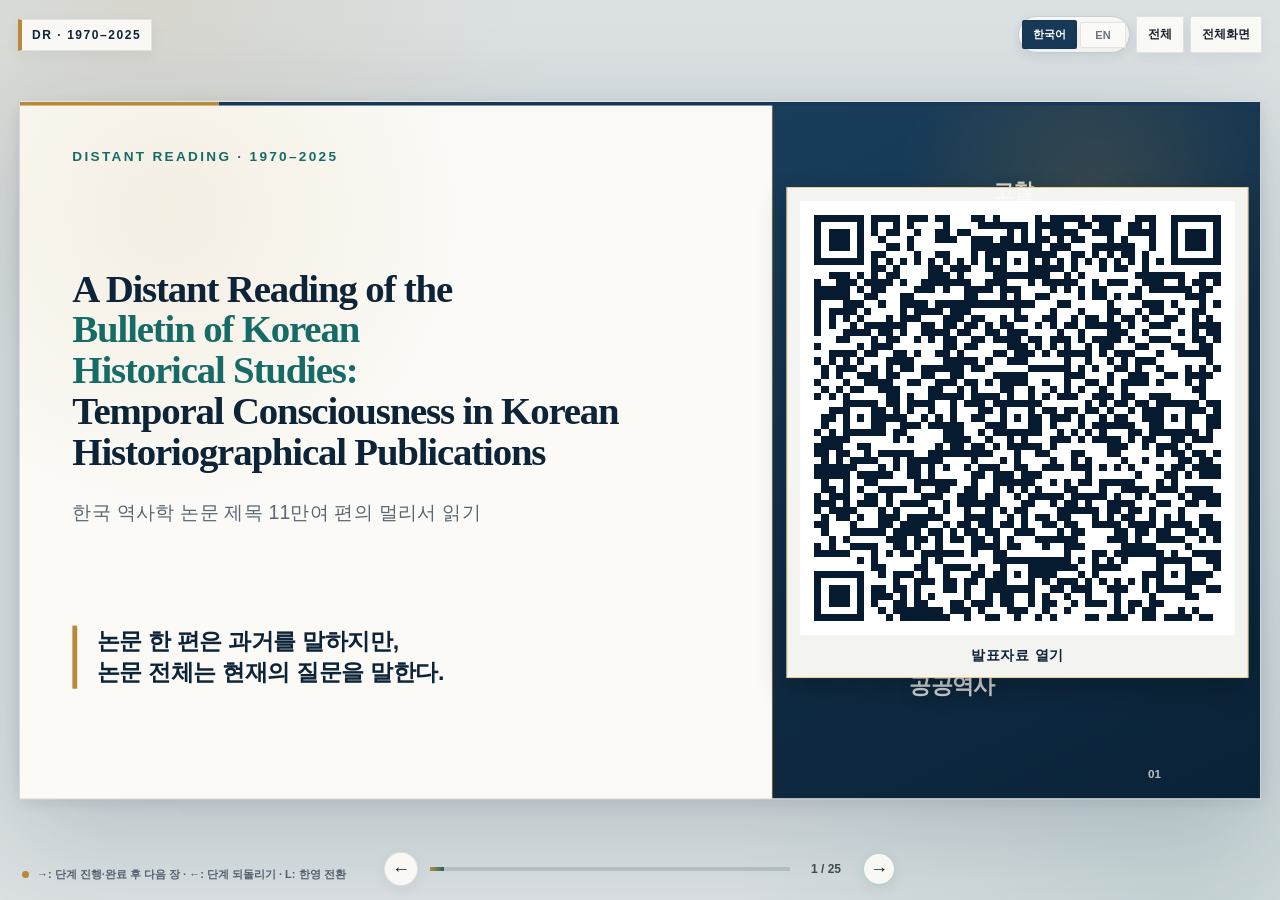
<file: Korean_Historiography/index.html>
<!doctype html>
<html lang="ko">
  <head>
    <meta charset="utf-8" />
    <meta name="viewport" content="width=device-width, initial-scale=1" />
    <meta name="color-scheme" content="light" />
    <meta
      name="description"
      content="1970~2025년 한국 역사학 논문 제목의 멀리서 읽기 — 한영 통합 발표자료"
    />
    <title>과거를 다루는 논문에서 현재를 읽다</title>
    <style>
:root {
  --canvas: #ffffff;
  --ink: #09111c;
  --muted: #5f6975;
  --panel: #e8edf2;
  --panel-2: #f3f6f8;
  --rule: #aeb8c3;
  --accent: #315a7d;
  --accent-strong: #0b2a4a;
  --accent-deep: #061a30;
  --danger-muted: #717984;
  --slide-w: 1280px;
  --slide-h: 720px;
  --deck-scale: 0.8;
  --font:
    Pretendard, "Noto Sans KR", "Apple SD Gothic Neo", "Malgun Gothic",
    "Segoe UI", Arial, sans-serif;
}

* {
  box-sizing: border-box;
}

html,
body {
  width: 100%;
  height: 100%;
  margin: 0;
}

body {
  overflow: hidden;
  background: #dce2e8;
  color: var(--ink);
  font-family: var(--font);
  -webkit-font-smoothing: antialiased;
}

body.render-mode {
  background: var(--canvas);
}

body.render-mode .stage {
  top: 360px;
  left: 640px;
  box-shadow: none;
}

body.render-mode .deck-toolbar,
body.render-mode .deck-controls {
  display: none;
}

button,
a {
  font: inherit;
}

button {
  color: inherit;
}

.skip-link {
  position: fixed;
  z-index: 100;
  top: 8px;
  left: 8px;
  padding: 8px 12px;
  background: var(--ink);
  color: #fff;
  transform: translateY(-140%);
}

.skip-link:focus {
  transform: none;
}

/* Language landing */
.language-landing {
  display: grid;
  place-items: center;
  overflow: auto;
  background: var(--canvas);
}

.language-panel {
  width: min(1040px, calc(100vw - 64px));
  padding: 60px 0;
}

.language-panel h1 {
  margin: 24px 0 18px;
  font-size: clamp(48px, 6vw, 84px);
  line-height: 0.98;
  letter-spacing: -0.055em;
}

.kicker {
  margin: 0;
  font-size: 14px;
  font-weight: 800;
  letter-spacing: 0.16em;
}

.landing-en {
  margin: 0;
  color: var(--muted);
  font-size: 24px;
  letter-spacing: -0.02em;
}

.language-choices {
  display: grid;
  grid-template-columns: 1fr 1fr;
  gap: 0;
  margin-top: 76px;
  border-top: 1px solid var(--ink);
  border-bottom: 1px solid var(--ink);
}

.language-choice {
  display: flex;
  align-items: center;
  gap: 24px;
  min-height: 132px;
  padding: 24px;
  color: var(--ink);
  text-decoration: none;
}

.language-choice + .language-choice {
  border-left: 1px solid var(--ink);
}

.language-choice:hover,
.language-choice:focus-visible {
  background: var(--panel-2);
  outline: 3px solid var(--accent-strong);
  outline-offset: -3px;
}

.language-code {
  display: grid;
  width: 64px;
  height: 64px;
  place-items: center;
  background: var(--ink);
  color: #fff;
  font-weight: 800;
}

.language-choice strong,
.language-choice small {
  display: block;
}

.language-choice strong {
  font-size: 24px;
}

.language-choice small {
  margin-top: 6px;
  color: var(--muted);
}

.landing-help {
  margin: 22px 0 0;
  color: var(--muted);
  font-size: 14px;
}

/* Deck chrome */
.stage {
  position: fixed;
  z-index: 1;
  top: 50%;
  left: 50%;
  width: var(--slide-w);
  height: var(--slide-h);
  overflow: hidden;
  background: var(--canvas);
  box-shadow: 0 24px 90px rgba(0, 0, 0, 0.16);
  transform: translate(-50%, -50%) scale(var(--deck-scale));
  transform-origin: center;
}

.deck-toolbar,
.deck-controls {
  position: fixed;
  z-index: 30;
  display: flex;
  align-items: center;
}

.deck-toolbar {
  top: 14px;
  right: 18px;
  left: 18px;
  justify-content: space-between;
}

.deck-home,
.toolbar-actions a,
.toolbar-actions button,
.deck-controls button {
  border: 0;
  background: rgba(255, 255, 255, 0.92);
  color: var(--ink);
  text-decoration: none;
  cursor: pointer;
}

.deck-home {
  padding: 8px 10px;
  font-size: 12px;
  font-weight: 900;
  letter-spacing: 0.1em;
}

.toolbar-actions {
  display: flex;
  gap: 2px;
}

.toolbar-actions a,
.toolbar-actions button {
  padding: 8px 11px;
  font-size: 12px;
  font-weight: 700;
}

.toolbar-actions a:hover,
.toolbar-actions button:hover,
.toolbar-actions a:focus-visible,
.toolbar-actions button:focus-visible,
.deck-controls button:hover,
.deck-controls button:focus-visible {
  background: var(--ink);
  color: #fff;
  outline: none;
}

.deck-controls {
  right: 18px;
  bottom: 14px;
  left: 18px;
  justify-content: center;
  gap: 12px;
  pointer-events: none;
}

.deck-controls > * {
  pointer-events: auto;
}

.deck-controls button {
  display: grid;
  width: 34px;
  height: 34px;
  place-items: center;
  border-radius: 50%;
  font-size: 18px;
}

.progress-track {
  width: min(360px, 36vw);
  height: 3px;
  overflow: hidden;
  background: rgba(0, 0, 0, 0.16);
}

.progress-track span {
  display: block;
  width: 0;
  height: 100%;
  background: var(--accent-strong);
  transition: width 220ms ease;
}

.slide-counter {
  min-width: 48px;
  color: #454a51;
  font-size: 12px;
  font-weight: 800;
  text-align: center;
}

/* Slide base */
.slide {
  position: relative;
  width: var(--slide-w);
  height: var(--slide-h);
  overflow: hidden;
  padding: 44px 54px 42px;
  background: var(--canvas);
}

.slide::after {
  position: absolute;
  right: 54px;
  bottom: 20px;
  width: 40px;
  border-top: 2px solid var(--accent-strong);
  content: "";
}

.slide-header {
  position: relative;
  z-index: 3;
}

.eyebrow {
  margin: 0 0 12px;
  color: var(--muted);
  font-size: 13px;
  font-weight: 900;
  letter-spacing: 0.15em;
}

.slide-title {
  max-width: 1172px;
  margin: 0;
  font-size: 42px;
  font-weight: 760;
  line-height: 1.08;
  letter-spacing: -0.045em;
}

.slide-title em,
.slide em {
  color: var(--accent-strong);
  font-style: normal;
}

.slide-body,
.slide-visual {
  position: relative;
  z-index: 2;
}

.slide-footer {
  position: absolute;
  z-index: 8;
  right: 54px;
  bottom: 20px;
  color: var(--muted);
  font-size: 12px;
  font-weight: 800;
  transform: translateX(-50px);
}

.takeaway {
  margin: 0;
  font-size: 22px;
  line-height: 1.4;
  letter-spacing: -0.025em;
}

.micro-note,
.caution,
.unit-label {
  color: var(--muted);
  font-size: 13px;
  line-height: 1.45;
}

.caution {
  padding-left: 12px;
  border-left: 3px solid var(--rule);
}

.deck-definition {
  margin: 18px 0 0;
  color: #333941;
  font-size: 18px;
  line-height: 1.45;
}

/* Cover */
.layout-cover {
  padding: 48px 54px;
}

.layout-cover .slide-title {
  width: 660px;
  margin-top: 108px;
  font-size: 67px;
  line-height: 0.98;
}

body[data-lang="en"] .layout-cover .slide-title {
  width: 690px;
  font-size: 60px;
  line-height: 1;
}

.layout-cover .cover-subtitle {
  width: 590px;
  margin: 28px 0 0;
  color: var(--muted);
  font-size: 20px;
}

.layout-cover .slide-body {
  position: static;
}

.layout-cover .cover-thesis {
  position: absolute;
  top: 540px;
  left: 54px;
  width: 590px;
  margin: 0;
  font-size: 24px;
  font-weight: 700;
  line-height: 1.35;
  letter-spacing: -0.025em;
}

body[data-lang="en"] .layout-cover .cover-thesis {
  top: 540px;
}

.layout-cover .slide-visual {
  position: absolute;
  top: 0;
  right: 0;
  width: 505px;
  height: 720px;
  background: var(--panel-2);
  border-left: 1px solid var(--rule);
}

.word-field {
  position: absolute;
  inset: 46px 38px;
}

.word-field span {
  position: absolute;
  top: var(--y);
  left: var(--x);
  color: #15181d;
  font-size: calc(30px * var(--s));
  font-weight: 760;
  letter-spacing: -0.05em;
  white-space: nowrap;
}

.word-field span:nth-child(4),
.word-field span:nth-child(6),
.word-field span:nth-child(8) {
  color: var(--accent-strong);
}

.word-field-en span {
  font-size: calc(27px * var(--s));
}

/* Research question */
.layout-split-claim .slide-body {
  margin-top: 52px;
}

.question-pair {
  display: grid;
  grid-template-columns: 1fr 1fr;
  min-height: 344px;
  border-top: 1px solid var(--ink);
  border-bottom: 1px solid var(--ink);
}

.question-pair section {
  position: relative;
  padding: 48px 38px;
}

.question-pair section + section {
  border-left: 1px solid var(--ink);
  background: var(--panel-2);
}

.question-pair p {
  margin: 0 0 24px;
  color: var(--muted);
  font-size: 17px;
}

.question-pair strong {
  display: block;
  font-size: 38px;
  line-height: 1.16;
  letter-spacing: -0.04em;
}

.question-index {
  position: absolute;
  top: 18px;
  right: 24px;
  color: var(--accent-strong);
  font-size: 14px;
  font-weight: 900;
}

.bottom-question {
  margin: 25px 0 0;
  font-size: 23px;
  line-height: 1.35;
  text-align: center;
}

/* Corpus */
.layout-corpus .slide-body {
  margin-top: 52px;
}

.metric-row {
  display: grid;
  grid-template-columns: repeat(3, 1fr);
  border-top: 1px solid var(--ink);
  border-bottom: 1px solid var(--ink);
}

.metric {
  min-height: 158px;
  padding: 28px 26px 24px;
}

.metric + .metric {
  border-left: 1px solid var(--ink);
}

.metric strong,
.metric span {
  display: block;
}

.metric strong {
  font-size: 46px;
  letter-spacing: -0.045em;
}

.metric span {
  margin-top: 12px;
  color: var(--muted);
  font-size: 16px;
}

.metric-muted {
  color: var(--danger-muted);
}

.metric-accent {
  background: var(--accent-strong);
  color: #fff;
}

.metric-accent span {
  color: rgba(255, 255, 255, 0.78);
}

.clarifier {
  margin: 25px 0 0;
  font-size: 19px;
  line-height: 1.5;
}

.layout-corpus .slide-visual {
  position: absolute;
  right: 54px;
  bottom: 74px;
  left: 54px;
}

.pipeline {
  display: flex;
  align-items: center;
  justify-content: space-between;
  height: 58px;
  border-top: 1px solid var(--rule);
  border-bottom: 1px solid var(--rule);
}

.pipeline span {
  font-size: 15px;
  font-weight: 800;
}

.pipeline i {
  color: var(--accent-strong);
  font-style: normal;
}

.audit-line {
  display: flex;
  justify-content: flex-end;
  gap: 26px;
  margin-top: 14px;
  color: var(--muted);
  font-size: 13px;
}

.audit-line b {
  color: var(--ink);
}

/* Volume */
.layout-volume .slide-body {
  position: absolute;
  top: 168px;
  left: 54px;
  width: 500px;
  height: 460px;
}

.volume-chart {
  display: flex;
  align-items: flex-end;
  justify-content: center;
  gap: 82px;
  height: 420px;
  padding: 0 36px 28px;
  border-bottom: 1px solid var(--ink);
}

.volume-column {
  display: grid;
  grid-template-rows: 34px 300px 24px;
  align-items: end;
  width: 145px;
  height: 100%;
  text-align: center;
}

.volume-value {
  align-self: center;
  font-size: 23px;
  font-weight: 850;
}

.volume-bar {
  width: 100%;
  height: var(--h);
  min-height: 18px;
  background: var(--ink);
}

.accent-bar {
  background: var(--accent-strong);
}

.volume-label {
  padding-top: 8px;
  color: var(--muted);
  font-size: 14px;
  font-weight: 700;
}

.layout-volume .slide-visual {
  position: absolute;
  top: 166px;
  right: 54px;
  width: 590px;
}

.method-list {
  border-top: 1px solid var(--ink);
}

.method-list p {
  display: flex;
  align-items: center;
  min-height: 64px;
  margin: 0;
  border-bottom: 1px solid var(--rule);
  font-size: 21px;
  font-weight: 700;
}

.method-list span {
  width: 54px;
  color: var(--accent-strong);
  font-size: 13px;
  font-weight: 900;
}

.formula {
  margin: 30px 0 0;
  padding: 20px 24px;
  background: var(--panel-2);
  font-size: 18px;
}

/* Title density */
.layout-title-density .slide-body {
  margin-top: 50px;
}

.dual-change {
  display: grid;
  grid-template-columns: 1fr 1fr;
  border-top: 1px solid var(--ink);
  border-bottom: 1px solid var(--ink);
}

.dual-change section {
  min-height: 230px;
  padding: 28px 34px;
}

.dual-change section + section {
  border-left: 1px solid var(--ink);
}

.dual-change section > span {
  color: var(--muted);
  font-size: 16px;
  font-weight: 700;
}

.change-values {
  display: flex;
  align-items: baseline;
  justify-content: space-between;
  margin-top: 24px;
}

.change-values b,
.change-values strong {
  font-size: 31px;
  letter-spacing: -0.04em;
}

.change-values strong {
  color: var(--accent-strong);
}

.change-values i {
  color: var(--rule);
  font-style: normal;
}

.change-track {
  position: relative;
  height: 8px;
  margin-top: 28px;
  background: var(--panel);
}

.change-track span,
.change-track b {
  position: absolute;
  top: 0;
  height: 8px;
}

.change-track span {
  left: 0;
  width: var(--w);
  background: var(--ink);
}

.change-track b {
  right: 0;
  width: calc(100% - var(--w) - 10px);
  background: var(--accent-strong);
}

.dual-change small {
  display: block;
  margin-top: 15px;
  color: var(--accent-strong);
  font-size: 16px;
  font-weight: 900;
}

.layout-title-density .slide-visual {
  margin-top: 36px;
}

.grammar-shift {
  display: grid;
  grid-template-columns: 1fr 44px 1.35fr;
  align-items: center;
}

.grammar-shift > div {
  padding: 17px 20px;
  border: 1px solid var(--rule);
}

.grammar-shift > i {
  color: var(--accent-strong);
  font-style: normal;
  text-align: center;
}

.grammar-shift span,
.grammar-shift b {
  display: block;
}

.grammar-shift span {
  margin-bottom: 8px;
  color: var(--muted);
  font-size: 13px;
}

.grammar-shift b {
  font-size: 18px;
}

.grammar-rich {
  border-color: var(--accent-strong) !important;
}

.layout-title-density .takeaway {
  margin-top: 20px;
  text-align: center;
}

/* Timeline */
.layout-timeline .slide-body {
  margin-top: 12px;
}

.era-timeline {
  position: relative;
  display: grid;
  grid-template-columns: repeat(7, 1fr);
  margin-top: 60px;
  padding-top: 24px;
}

.era-timeline::before {
  position: absolute;
  top: 4px;
  right: 5%;
  left: 5%;
  border-top: 2px solid var(--ink);
  content: "";
}

.era-timeline > div {
  position: relative;
  min-height: 130px;
  padding: 0 13px;
  border-right: 1px solid var(--rule);
}

.era-timeline > div:last-child {
  border-right: 0;
}

.era-timeline > div::before {
  position: absolute;
  top: -27px;
  left: 13px;
  width: 10px;
  height: 10px;
  background: var(--ink);
  border-radius: 50%;
  content: "";
}

.era-timeline > div:nth-child(4)::before,
.era-timeline > div:nth-child(5)::before,
.era-timeline > div:nth-child(7)::before {
  background: var(--accent-strong);
}

.era-timeline b,
.era-timeline span {
  display: block;
}

.era-timeline b {
  margin-bottom: 13px;
  color: var(--accent-strong);
  font-size: 14px;
}

.era-timeline span {
  font-size: 17px;
  font-weight: 760;
  line-height: 1.45;
  letter-spacing: -0.025em;
}

.era-timeline-en span {
  font-size: 14px;
}

.layout-timeline .slide-visual {
  position: absolute;
  right: 54px;
  bottom: 58px;
  left: 54px;
}

.three-stats {
  display: grid;
  grid-template-columns: repeat(3, 1fr);
  border-top: 1px solid var(--ink);
  border-bottom: 1px solid var(--ink);
}

.three-stats span {
  padding: 16px 20px;
  color: var(--muted);
  font-size: 14px;
  text-align: center;
}

.three-stats span + span {
  border-left: 1px solid var(--rule);
}

.three-stats b {
  margin-right: 8px;
  color: var(--ink);
  font-size: 24px;
}

.layout-timeline .micro-note {
  margin: 12px 0 0;
  text-align: center;
}

/* 1970s grammar */
.layout-grammar-era .slide-body {
  margin-top: 55px;
}

.token-line {
  display: flex;
  flex-wrap: wrap;
  gap: 10px;
}

.token-line span {
  padding: 10px 16px;
  background: var(--panel);
  font-weight: 800;
}

.token-line-large span {
  padding: 14px 23px;
  font-size: 24px;
}

.token-line-en span {
  font-size: 17px;
}

.grammar-equation {
  display: grid;
  grid-template-columns: 1fr 80px 1fr;
  align-items: center;
  margin-top: 52px;
  padding: 34px 0;
  border-top: 1px solid var(--ink);
  border-bottom: 1px solid var(--ink);
}

.grammar-equation > div {
  text-align: center;
}

.grammar-equation small,
.grammar-equation b {
  display: block;
}

.grammar-equation small {
  margin-bottom: 12px;
  color: var(--muted);
  font-size: 15px;
}

.grammar-equation b {
  font-size: 28px;
}

.grammar-equation > i {
  color: var(--accent-strong);
  font-size: 32px;
  font-style: normal;
  text-align: center;
}

.layout-grammar-era .slide-visual {
  display: flex;
  align-items: flex-end;
  justify-content: space-between;
  margin-top: 28px;
}

.era-claim {
  margin: 0;
  font-size: 26px;
  font-weight: 680;
  line-height: 1.35;
  letter-spacing: -0.035em;
}

.layout-grammar-era .caution {
  width: 260px;
  margin: 0;
}

/* Rise */
.layout-rise .slide-body {
  position: absolute;
  top: 180px;
  left: 54px;
  width: 660px;
}

.rise-chart {
  border-top: 1px solid var(--ink);
}

.rise-chart > div {
  display: grid;
  grid-template-columns: 82px 1fr 112px;
  align-items: center;
  min-height: 61px;
  border-bottom: 1px solid var(--rule);
}

.rise-chart > div > span {
  font-size: 18px;
  font-weight: 800;
}

.rise-chart > div > strong {
  font-size: 14px;
  text-align: right;
}

.rise-chart i {
  position: relative;
  display: block;
  height: 7px;
  margin: 0 15px;
  background: var(--panel);
}

.rise-chart i b {
  position: absolute;
  top: 0;
  left: var(--start);
  width: calc(var(--end) - var(--start));
  height: 7px;
  background: var(--accent-strong);
}

.rise-chart i b::before,
.rise-chart i b::after {
  position: absolute;
  top: 50%;
  width: 12px;
  height: 12px;
  border-radius: 50%;
  content: "";
  transform: translateY(-50%);
}

.rise-chart i b::before {
  left: -5px;
  background: var(--ink);
}

.rise-chart i b::after {
  right: -5px;
  background: var(--accent-strong);
}

.unit-label {
  display: block;
  margin-top: 9px;
  text-align: right;
}

.layout-rise .slide-visual {
  position: absolute;
  top: 190px;
  right: 54px;
  width: 460px;
}

.co-pairs {
  border-top: 1px solid var(--ink);
}

.co-pairs span {
  display: block;
  padding: 20px 10px;
  border-bottom: 1px solid var(--rule);
  font-size: 23px;
  font-weight: 800;
  text-align: center;
}

.co-pairs i {
  margin: 0 20px;
  color: var(--accent-strong);
  font-style: normal;
}

.layout-rise .takeaway {
  margin-top: 38px;
}

/* 1990s scale */
.layout-scale .slide-body {
  position: absolute;
  top: 165px;
  left: 54px;
  width: 650px;
  height: 450px;
}

.scale-shift {
  position: relative;
  height: 430px;
  border: 1px solid var(--rule);
  background: var(--panel-2);
}

.scale-center {
  position: absolute;
  top: 50%;
  left: 50%;
  display: grid;
  width: 164px;
  height: 164px;
  place-items: center;
  background: var(--ink);
  color: #fff;
  border-radius: 50%;
  font-size: 22px;
  font-weight: 850;
  text-align: center;
  transform: translate(-50%, -50%);
}

.scale-rays span {
  position: absolute;
  padding: 9px 13px;
  background: #fff;
  border: 1px solid var(--accent-strong);
  color: var(--accent-strong);
  font-size: 16px;
  font-weight: 800;
}

.scale-rays span:nth-child(1) { top: 42px; left: 68px; }
.scale-rays span:nth-child(2) { top: 180px; left: 42px; }
.scale-rays span:nth-child(3) { bottom: 38px; left: 92px; }
.scale-rays span:nth-child(4) { top: 40px; right: 78px; }
.scale-rays span:nth-child(5) { top: 174px; right: 38px; }
.scale-rays span:nth-child(6) { right: 78px; bottom: 37px; }
.scale-rays span:nth-child(7) { bottom: 12px; left: 255px; }

.layout-scale .slide-visual {
  position: absolute;
  top: 165px;
  right: 54px;
  width: 430px;
}

.rise-numbers {
  border-top: 1px solid var(--ink);
}

.rise-numbers span {
  display: flex;
  justify-content: space-between;
  padding: 17px 4px;
  border-bottom: 1px solid var(--rule);
  font-size: 19px;
  font-variant-numeric: tabular-nums;
}

.rise-numbers b {
  color: var(--accent-strong);
}

.era-claim.compact {
  margin-top: 40px;
  font-size: 24px;
}

/* Concept sequence */
.layout-concept-sequence .slide-body {
  margin-top: 58px;
}

.concept-steps {
  display: grid;
  grid-template-columns: 1fr 48px 1fr 48px 1fr;
  align-items: stretch;
}

.concept-steps > section {
  min-height: 250px;
  padding: 28px;
  border-top: 1px solid var(--ink);
  border-bottom: 1px solid var(--ink);
}

.concept-steps > section:nth-of-type(2) {
  background: var(--panel-2);
}

.concept-steps > section:nth-of-type(3) {
  background: var(--accent-strong);
  color: #fff;
}

.concept-steps > i {
  align-self: center;
  color: var(--accent-strong);
  font-size: 25px;
  font-style: normal;
  text-align: center;
}

.concept-steps span,
.concept-steps strong,
.concept-steps p {
  display: block;
}

.concept-steps span {
  color: var(--muted);
  font-size: 14px;
  font-weight: 850;
}

.concept-steps > section:nth-of-type(3) span {
  color: rgba(255,255,255,.7);
}

.concept-steps strong {
  margin-top: 24px;
  font-size: 27px;
  letter-spacing: -0.03em;
}

.concept-steps p {
  margin: 38px 0 0;
  font-size: 17px;
  line-height: 1.6;
}

.layout-concept-sequence .slide-visual {
  margin-top: 28px;
}

.layout-concept-sequence .era-claim {
  font-size: 24px;
  text-align: center;
}

.layout-concept-sequence .micro-note {
  margin: 14px 0 0;
  text-align: center;
}

/* Present use */
.layout-present-use .slide-body {
  margin-top: 48px;
}

.three-columns {
  display: grid;
  grid-template-columns: repeat(3, 1fr);
  border-top: 1px solid var(--ink);
  border-bottom: 1px solid var(--ink);
}

.three-columns section {
  min-height: 246px;
  padding: 25px 28px;
}

.three-columns section + section {
  border-left: 1px solid var(--rule);
}

.three-columns section:nth-child(2) {
  background: var(--panel-2);
}

.three-columns section:nth-child(3) {
  background: var(--ink);
  color: #fff;
}

.three-columns span,
.three-columns strong {
  display: block;
}

.three-columns span {
  margin-bottom: 18px;
  color: var(--accent-strong);
  font-size: 14px;
  font-weight: 900;
}

.three-columns strong {
  font-size: 24px;
}

.three-columns p {
  margin: 25px 0 0;
  font-size: 17px;
  line-height: 1.6;
}

.layout-present-use .slide-visual {
  margin-top: 25px;
}

.mediation-line {
  display: flex;
  align-items: center;
  justify-content: center;
  gap: 18px;
}

.mediation-line span {
  padding: 10px 15px;
  border-bottom: 3px solid var(--accent-strong);
  font-size: 18px;
  font-weight: 800;
}

.mediation-line i {
  color: var(--rule);
  font-style: normal;
}

.layout-present-use .takeaway {
  margin-top: 20px;
  text-align: center;
}

.layout-present-use .caution {
  margin: 14px auto 0;
  width: max-content;
}

/* Joseon */
.layout-joseon .slide-body {
  margin-top: 50px;
}

.joseon-compare {
  display: grid;
  grid-template-columns: 1fr 70px 1fr;
  align-items: stretch;
}

.joseon-compare section {
  min-height: 268px;
  padding: 29px 32px;
  border-top: 1px solid var(--ink);
  border-bottom: 1px solid var(--ink);
}

.joseon-compare section:last-child {
  background: var(--panel-2);
  border-color: var(--accent-strong);
}

.joseon-compare > i {
  align-self: center;
  color: var(--accent-strong);
  font-size: 30px;
  font-style: normal;
  text-align: center;
}

.joseon-compare span,
.joseon-compare strong,
.joseon-compare p {
  display: block;
}

.joseon-compare span {
  color: var(--muted);
  font-size: 14px;
  font-weight: 850;
}

.joseon-compare strong {
  margin-top: 25px;
  font-size: 29px;
  line-height: 1.35;
}

.joseon-compare p {
  margin: 30px 0 0;
  color: var(--muted);
  font-size: 16px;
  line-height: 1.45;
}

.layout-joseon .slide-visual {
  margin-top: 26px;
}

.confidence-strip {
  display: grid;
  grid-template-columns: repeat(3, 1fr);
  border-top: 1px solid var(--ink);
  border-bottom: 1px solid var(--ink);
}

.confidence-strip > span {
  display: flex;
  align-items: baseline;
  gap: 9px;
  padding: 14px 20px;
  font-size: 19px;
  font-weight: 850;
}

.confidence-strip > span + span {
  border-left: 1px solid var(--rule);
}

.confidence-strip b {
  color: var(--accent-strong);
}

.confidence-strip small {
  color: var(--muted);
  font-size: 12px;
  font-weight: 600;
}

.layout-joseon .micro-note {
  margin: 12px 0 0;
  text-align: center;
}

/* Networks */
.layout-networks .slide-body {
  margin-top: 8px;
}

.network-row {
  display: grid;
  grid-template-columns: repeat(3, 1fr);
  margin-top: 18px;
  border-top: 1px solid var(--ink);
  border-bottom: 1px solid var(--ink);
}

.mini-network {
  position: relative;
  height: 270px;
}

.mini-network + .mini-network {
  border-left: 1px solid var(--rule);
}

.mini-network > b {
  position: absolute;
  top: 18px;
  left: 20px;
  color: var(--accent-strong);
  font-size: 14px;
}

.node {
  position: absolute;
  z-index: 3;
  padding: 7px 10px;
  background: #fff;
  border: 1px solid var(--ink);
  font-size: 14px;
  font-weight: 850;
}

.n1 { top: 83px; left: 46px; }
.n2 { top: 83px; right: 48px; }
.n3 { top: 185px; left: 53px; }
.n4 { top: 218px; left: 160px; }
.n5 { top: 180px; right: 48px; }

.edge {
  position: absolute;
  z-index: 1;
  height: 2px;
  background: var(--accent-strong);
  transform-origin: left center;
}

.e1 { top: 101px; left: 95px; width: 180px; transform: rotate(0deg); }
.e2 { top: 112px; left: 98px; width: 142px; transform: rotate(43deg); }
.e3 { top: 231px; left: 199px; width: 122px; transform: rotate(-24deg); }

.layout-networks .slide-visual {
  display: grid;
  grid-template-columns: 1.5fr 1fr;
  align-items: center;
  gap: 40px;
  margin-top: 13px;
}

.layout-networks .takeaway {
  font-size: 20px;
}

.pair-stat {
  padding: 14px 18px;
  background: var(--panel-2);
  font-size: 15px;
  text-align: center;
}

.pair-stat i {
  margin: 0 10px;
  color: var(--accent-strong);
  font-style: normal;
}

.pair-stat strong {
  color: var(--accent-strong);
}

/* Robustness */
.layout-robustness .slide-body {
  position: absolute;
  top: 157px;
  left: 54px;
  width: 520px;
}

.validation-ladder {
  border-top: 1px solid var(--ink);
}

.validation-ladder span {
  display: flex;
  align-items: center;
  min-height: 61px;
  border-bottom: 1px solid var(--rule);
  font-size: 17px;
  font-weight: 720;
}

.validation-ladder b {
  width: 50px;
  color: var(--accent-strong);
  font-size: 13px;
}

.layout-robustness .slide-visual {
  position: absolute;
  top: 166px;
  right: 54px;
  width: 620px;
}

.robust-funnel {
  display: grid;
  grid-template-columns: 1fr 28px 1fr 28px 1fr;
  align-items: center;
}

.robust-funnel > div {
  min-height: 152px;
  padding: 25px 18px;
  background: var(--panel-2);
  text-align: center;
}

.robust-funnel > i {
  color: var(--accent-strong);
  font-style: normal;
  text-align: center;
}

.robust-funnel strong,
.robust-funnel span {
  display: block;
}

.robust-funnel strong {
  font-size: 48px;
}

.robust-funnel span {
  margin-top: 7px;
  color: var(--muted);
  font-size: 13px;
}

.robust-funnel .funnel-accent {
  background: var(--accent-strong);
  color: #fff;
}

.robust-funnel .funnel-accent span {
  color: rgba(255, 255, 255, 0.8);
}

.panel-check {
  margin: 24px 0 0;
  padding: 18px;
  border-top: 1px solid var(--ink);
  border-bottom: 1px solid var(--ink);
  font-size: 19px;
  text-align: center;
}

.panel-check strong {
  color: var(--accent-strong);
}

.correction {
  margin-top: 22px;
}

.correction span {
  display: block;
  padding: 10px 0;
  border-bottom: 1px solid var(--rule);
  font-size: 14px;
}

.correction b {
  display: inline-block;
  width: 70px;
  color: var(--accent-strong);
}

body[data-lang="en"] .correction b {
  width: 88px;
}

/* Closing */
.layout-closing {
  padding-top: 48px;
}

.layout-closing .slide-title {
  width: 1080px;
  margin-top: 45px;
  font-size: 55px;
  line-height: 1.04;
}

.layout-closing .slide-body {
  margin-top: 42px;
}

.closing-thesis {
  margin: 0;
  padding: 28px 0;
  border-top: 1px solid var(--ink);
  border-bottom: 1px solid var(--ink);
  font-size: 26px;
  line-height: 1.48;
}

.closing-thesis span {
  color: var(--muted);
}

.closing-thesis strong {
  font-size: 29px;
}

.layout-closing .slide-visual {
  margin-top: 26px;
}

.limits {
  display: grid;
  grid-template-columns: repeat(3, 1fr);
  border-bottom: 1px solid var(--rule);
}

.limits span {
  min-height: 60px;
  padding: 0 18px 14px;
  color: var(--muted);
  font-size: 13px;
  line-height: 1.45;
}

.limits span + span {
  border-left: 1px solid var(--rule);
}

.final-line {
  margin: 24px 0 0;
  font-size: 20px;
  line-height: 1.45;
  text-align: right;
}

/* Notes and overview */
.overview {
  position: fixed;
  z-index: 60;
  background: rgba(255, 255, 255, 0.98);
  box-shadow: 0 20px 70px rgba(0, 0, 0, 0.2);
  opacity: 0;
  pointer-events: none;
  transition: opacity 160ms ease;
}

.overview[aria-hidden="false"] {
  opacity: 1;
  pointer-events: auto;
}

.overview-close {
  position: absolute;
  top: 10px;
  right: 12px;
  width: 32px;
  height: 32px;
  border: 0;
  background: transparent;
  font-size: 26px;
  cursor: pointer;
}

.overview {
  inset: 24px;
  overflow: auto;
  padding: 54px 48px 48px;
}

.overview-grid {
  display: grid;
  grid-template-columns: repeat(auto-fill, minmax(240px, 1fr));
  gap: 18px;
}

.overview-card {
  min-height: 150px;
  padding: 20px;
  border: 1px solid var(--rule);
  background: #fff;
  text-align: left;
  cursor: pointer;
}

.overview-card:hover,
.overview-card:focus-visible {
  border-color: var(--accent-strong);
  outline: 2px solid var(--accent-strong);
}

.overview-card span {
  display: block;
  margin-bottom: 12px;
  color: var(--accent-strong);
  font-size: 12px;
  font-weight: 900;
}

.overview-card strong {
  font-size: 18px;
  line-height: 1.35;
}

/* Bilingual and interactive controls */
.language-toggle {
  display: inline-flex;
  align-items: center;
  gap: 3px;
  padding: 3px;
  border: 1px solid rgba(11, 42, 74, 0.28);
  border-radius: 999px;
  background: rgba(255, 255, 255, 0.94);
}

.language-toggle button {
  min-width: 46px;
  padding: 6px 10px;
  border: 0;
  border-radius: 999px;
  background: transparent;
  color: var(--muted);
  font-size: 11px;
  font-weight: 900;
  cursor: pointer;
}

.language-toggle button[aria-pressed="true"] {
  background: var(--accent-strong);
  color: #fff;
}

.interaction-hint {
  position: fixed;
  z-index: 30;
  bottom: 18px;
  left: 22px;
  display: flex;
  align-items: center;
  gap: 8px;
  color: #53606e;
  font-size: 11px;
  font-weight: 750;
  pointer-events: none;
}

.interaction-hint::before {
  width: 7px;
  height: 7px;
  background: var(--accent-strong);
  border-radius: 50%;
  content: "";
  animation: hint-pulse 1.8s ease-in-out infinite;
}

.reveal-item {
  transition:
    opacity 260ms ease,
    transform 260ms ease,
    filter 260ms ease;
}

.reveal-item.is-pending {
  opacity: 0.18;
  filter: grayscale(0.7);
  transform: translateY(10px);
}

.reveal-item.is-revealed {
  opacity: 1;
  filter: none;
  transform: none;
}

.era-timeline > div,
.concept-steps > section,
.validation-ladder > span,
.mini-network,
.metric,
.question-pair > section {
  cursor: pointer;
}

.era-timeline > div:hover,
.era-timeline > div:focus-visible,
.era-timeline > div.is-active {
  background: var(--panel-2);
  outline: 2px solid var(--accent-strong);
  outline-offset: -2px;
}

.era-timeline > div.is-active b {
  color: var(--accent-deep);
}

.timeline-detail,
.validation-detail,
.network-detail {
  min-height: 46px;
  margin-top: 13px;
  padding: 11px 16px;
  background: var(--accent-strong);
  color: #fff;
  font-size: 14px;
  line-height: 1.5;
}

.concept-steps > section:hover,
.concept-steps > section:focus-visible,
.concept-steps > section.is-active {
  outline: 3px solid var(--accent-strong);
  outline-offset: -3px;
  transform: translateY(-7px);
}

.concept-steps > section {
  transition:
    transform 180ms ease,
    outline-color 180ms ease,
    background 180ms ease;
}

.validation-ladder > span:hover,
.validation-ladder > span:focus-visible,
.validation-ladder > span.is-active {
  padding-left: 10px;
  background: var(--panel-2);
  color: var(--accent-deep);
}

.mini-network:hover,
.mini-network:focus-visible,
.mini-network.is-active {
  background: var(--panel-2);
}

.mini-network.is-active .edge {
  height: 4px;
  background: var(--accent-deep);
}

.mini-network.is-active .node {
  border-color: var(--accent-deep);
  color: var(--accent-deep);
}

.interactive-mode {
  position: absolute;
  z-index: 10;
  top: 112px;
  right: 54px;
  display: flex;
  border-bottom: 1px solid var(--rule);
}

.interactive-mode button {
  padding: 7px 12px;
  border: 0;
  background: transparent;
  color: var(--muted);
  font-size: 12px;
  font-weight: 850;
  cursor: pointer;
}

.interactive-mode button[aria-pressed="true"] {
  border-bottom: 3px solid var(--accent-strong);
  color: var(--accent-strong);
}

.layout-volume.is-normalized .volume-column:first-child .volume-bar {
  height: 74%;
}

.layout-volume.is-normalized .volume-column:last-child .volume-bar {
  height: 74%;
}

.layout-volume.is-normalized .volume-value {
  font-size: 0;
}

.layout-volume.is-normalized .volume-column:first-child .volume-value::after,
.layout-volume.is-normalized .volume-column:last-child .volume-value::after {
  font-size: 20px;
  content: "1,000 titles";
}

body[data-lang="ko"] .layout-volume.is-normalized .volume-column:first-child .volume-value::after,
body[data-lang="ko"] .layout-volume.is-normalized .volume-column:last-child .volume-value::after {
  content: "1,000편";
}

.layout-volume.is-normalized .formula {
  background: var(--accent-strong);
  color: #fff;
}

.slide-enter .volume-bar {
  animation: bar-rise 620ms cubic-bezier(0.2, 0.8, 0.2, 1) both;
  transform-origin: bottom;
}

.slide-enter .rise-chart i b,
.slide-enter .change-track span,
.slide-enter .change-track b {
  animation: line-grow 660ms cubic-bezier(0.2, 0.8, 0.2, 1) both;
  transform-origin: left center;
}

body.is-language-changing .stage {
  animation: language-swap 260ms ease both;
}

@keyframes bar-rise {
  from {
    transform: scaleY(0);
  }
  to {
    transform: scaleY(1);
  }
}

@keyframes line-grow {
  from {
    transform: scaleX(0);
  }
  to {
    transform: scaleX(1);
  }
}

@keyframes language-swap {
  0% {
    opacity: 1;
    transform: translate(-50%, -50%) scale(var(--deck-scale));
  }
  45% {
    opacity: 0.18;
    transform: translate(-50%, -50%) scale(calc(var(--deck-scale) * 0.985));
  }
  100% {
    opacity: 1;
    transform: translate(-50%, -50%) scale(var(--deck-scale));
  }
}

@keyframes hint-pulse {
  0%,
  100% {
    opacity: 0.3;
    transform: scale(0.8);
  }
  50% {
    opacity: 1;
    transform: scale(1.2);
  }
}

/* Transitions */
.slide-enter {
  animation: slide-enter 240ms ease both;
}

@keyframes slide-enter {
  from {
    opacity: 0;
    transform: translateX(18px);
  }
  to {
    opacity: 1;
    transform: none;
  }
}

@media (prefers-reduced-motion: reduce) {
  *,
  *::before,
  *::after {
    scroll-behavior: auto !important;
    animation-duration: 0.001ms !important;
    transition-duration: 0.001ms !important;
  }
}

@media (max-width: 700px) {
  .deck-toolbar {
    right: 8px;
    left: 8px;
  }

  .deck-home {
    display: none;
  }

  .toolbar-actions {
    margin-left: auto;
  }

  .toolbar-actions a,
  .toolbar-actions button {
    padding: 7px 8px;
    font-size: 11px;
  }

  .language-choices {
    grid-template-columns: 1fr;
  }

  .language-choice + .language-choice {
    border-top: 1px solid var(--ink);
    border-left: 0;
  }
}

/* 2026 editorial polish — archival atlas */
:root {
  --canvas: #fbfaf6;
  --ink: #17212b;
  --muted: #68737f;
  --panel: #e7ecec;
  --panel-2: #f2f0e9;
  --rule: #c8c3b8;
  --accent: #176b67;
  --accent-strong: #173957;
  --accent-deep: #0d2438;
  --brass: #b78a3b;
  --brass-soft: #e8dcc3;
  --navy-wash: #e9eef2;
  --teal-wash: #e7f0ed;
}

body {
  background:
    radial-gradient(circle at 12% 0%, rgba(183, 138, 59, 0.12), transparent 28%),
    radial-gradient(circle at 92% 100%, rgba(23, 107, 103, 0.1), transparent 30%),
    #dbe1e3;
}

.stage {
  border: 1px solid rgba(13, 36, 56, 0.16);
  background: var(--canvas);
  box-shadow:
    0 34px 110px rgba(13, 36, 56, 0.18),
    0 4px 16px rgba(13, 36, 56, 0.1);
}

.deck-toolbar {
  top: 16px;
}

.deck-home,
.toolbar-actions a,
.toolbar-actions button,
.deck-controls button {
  border: 1px solid rgba(13, 36, 56, 0.1);
  background: rgba(251, 250, 246, 0.94);
  box-shadow: 0 4px 14px rgba(13, 36, 56, 0.06);
  backdrop-filter: blur(10px);
}

.deck-home {
  border-left: 4px solid var(--brass);
  color: var(--accent-deep);
  letter-spacing: 0.13em;
}

.toolbar-actions {
  gap: 6px;
}

.toolbar-actions a,
.toolbar-actions button {
  border-radius: 2px;
}

.language-toggle {
  border-color: rgba(23, 57, 87, 0.22);
  background: rgba(251, 250, 246, 0.96);
  box-shadow: 0 4px 14px rgba(13, 36, 56, 0.06);
}

.language-toggle button[aria-pressed="true"] {
  background: var(--accent-strong);
}

.slide {
  background:
    linear-gradient(90deg, rgba(23, 57, 87, 0.025), transparent 25%),
    var(--canvas);
}

.slide::before {
  position: absolute;
  z-index: 12;
  top: 0;
  right: 0;
  left: 0;
  height: 4px;
  background: linear-gradient(90deg, var(--brass) 0 16%, var(--accent-strong) 16% 100%);
  content: "";
}

.slide::after {
  width: 54px;
  border-color: var(--brass);
}

.eyebrow {
  color: var(--accent);
  letter-spacing: 0.17em;
}

.slide-title {
  color: var(--accent-deep);
  font-weight: 800;
  text-wrap: balance;
}

.slide-title em,
.slide em {
  color: var(--accent);
}

.slide-footer {
  color: #7c7060;
}

.deck-definition {
  color: #46515b;
}

.takeaway b,
.takeaway strong {
  color: var(--accent);
}

.micro-note,
.caution,
.unit-label {
  color: #6f746f;
}

.caution {
  border-left-color: var(--brass);
  background: linear-gradient(90deg, rgba(183, 138, 59, 0.08), transparent);
}

.progress-track {
  height: 4px;
  background: rgba(13, 36, 56, 0.14);
}

.progress-track span {
  background: linear-gradient(90deg, var(--brass), var(--accent));
}

.interaction-hint::before {
  background: var(--brass);
}

/* Cover: paper and ink */
.layout-cover {
  background:
    radial-gradient(circle at 12% 16%, rgba(183, 138, 59, 0.1), transparent 24%),
    var(--canvas);
}

.layout-cover .slide-title {
  width: 700px;
  color: var(--accent-deep);
  font-family: Georgia, "Times New Roman", serif;
  font-size: 40px;
  font-weight: 800;
  line-height: 1.05;
  letter-spacing: -0.03em;
}

body[data-lang="en"] .layout-cover .slide-title {
  width: 700px;
  font-family: Georgia, "Times New Roman", serif;
  font-size: 40px;
  line-height: 1.05;
  letter-spacing: -0.03em;
}

.layout-cover .cover-subtitle {
  color: #596775;
}

.layout-cover .cover-thesis {
  width: 610px;
  padding-left: 20px;
  border-left: 5px solid var(--brass);
  color: var(--accent-deep);
}

.layout-cover .slide-visual {
  border-left: 1px solid rgba(183, 138, 59, 0.68);
  background:
    radial-gradient(circle at 65% 12%, rgba(183, 138, 59, 0.2), transparent 28%),
    linear-gradient(155deg, #193e5c 0%, #102e48 48%, #0a2237 100%);
}

.word-field span {
  color: rgba(251, 250, 246, 0.82);
  text-shadow: 0 2px 16px rgba(0, 0, 0, 0.18);
}

.word-field span:nth-child(4),
.word-field span:nth-child(6),
.word-field span:nth-child(8) {
  color: #e8c778;
}

.layout-cover .slide-footer {
  color: rgba(251, 250, 246, 0.72);
}

.cover-qr {
  position: absolute;
  z-index: 12;
  top: 88px;
  right: 14px;
  display: grid;
  width: 476px;
  justify-items: center;
  gap: 12px;
  padding: 13px 13px 14px;
  border: 1px solid rgba(232, 199, 120, 0.82);
  background: rgba(251, 250, 246, 0.97);
  box-shadow: 0 12px 30px rgba(0, 0, 0, 0.24);
  color: var(--accent-deep);
  text-decoration: none;
}

.cover-qr:hover,
.cover-qr:focus-visible {
  outline: 3px solid #e8c778;
  outline-offset: 3px;
}

.cover-qr img {
  display: block;
  width: 448px;
  height: 448px;
}

.cover-qr span {
  font-size: 14px;
  font-weight: 900;
  letter-spacing: 0.08em;
  line-height: 1.2;
  text-align: center;
  text-transform: uppercase;
}

.cover-qr .qr-label-en {
  display: none;
}

body[data-lang="en"] .cover-qr .qr-label-ko {
  display: none;
}

body[data-lang="en"] .cover-qr .qr-label-en {
  display: block;
}

/* Research question and corpus */
.question-pair {
  border-top: 2px solid var(--accent-deep);
  border-bottom-color: var(--brass);
}

.question-pair section {
  background: rgba(251, 250, 246, 0.86);
}

.question-pair section + section {
  border-left-color: var(--rule);
  background: linear-gradient(145deg, var(--navy-wash), #f4f6f7);
}

.question-pair strong {
  color: var(--accent-deep);
}

.question-pair section + section strong,
.question-index {
  color: var(--accent);
}

.metric-row {
  border-top: 2px solid var(--accent-deep);
  border-bottom-color: var(--brass);
}

.metric {
  background: rgba(251, 250, 246, 0.82);
}

.metric:nth-child(2) {
  background: var(--panel-2);
}

.metric:last-child {
  background: linear-gradient(145deg, #1d4967, var(--accent-deep));
  color: #fff;
}

.metric:last-child span,
.metric:last-child small,
.metric:last-child p {
  color: rgba(255, 255, 255, 0.72);
}

.scope-row,
.formula,
.three-stats,
.pair-stat,
.panel-check {
  border-color: rgba(13, 36, 56, 0.18);
}

.scope-row {
  background: linear-gradient(90deg, var(--panel-2), rgba(251, 250, 246, 0.72));
}

/* Analytical charts */
.volume-column:first-child .volume-bar {
  background: linear-gradient(180deg, #315a76, var(--accent-deep));
}

.volume-column:last-child .volume-bar {
  background: linear-gradient(180deg, #2d8a83, var(--accent));
}

.formula {
  background: var(--navy-wash);
}

.formula b,
.volume-value,
.change-values strong,
.rise-chart strong {
  color: var(--accent-deep);
}

.method-list li::marker {
  color: var(--brass);
}

.dual-change section {
  border-top-color: var(--accent-deep);
  background: linear-gradient(180deg, rgba(233, 238, 242, 0.64), transparent);
}

.change-track span,
.rise-chart i b {
  background: linear-gradient(90deg, var(--brass), var(--accent));
}

.change-track b {
  background: var(--accent-deep);
}

.grammar-shift {
  border-top-color: var(--accent-deep);
  border-bottom-color: var(--brass);
  background: linear-gradient(90deg, var(--panel-2), var(--teal-wash));
}

/* Timeline and eras */
.era-timeline {
  border-top-color: var(--accent-deep);
  border-bottom-color: var(--brass);
}

.era-timeline > div:nth-child(even) {
  background: rgba(233, 238, 242, 0.44);
}

.era-timeline > div:hover,
.era-timeline > div:focus-visible,
.era-timeline > div.is-active {
  background: var(--teal-wash);
  outline-color: var(--accent);
}

.era-timeline > div b {
  color: var(--accent-deep);
}

.timeline-detail,
.validation-detail,
.network-detail {
  border-left: 5px solid var(--brass);
  background: linear-gradient(90deg, var(--accent-deep), var(--accent-strong));
}

.token-line span {
  border-bottom-color: var(--brass);
  background: var(--panel-2);
  color: var(--accent-deep);
}

.grammar-equation {
  border-top-color: var(--accent-deep);
  border-bottom-color: var(--brass);
}

.grammar-equation > div:last-child {
  background: var(--teal-wash);
}

.era-claim {
  padding-left: 28px;
  border-left: 6px solid var(--brass);
  color: var(--accent-deep);
  font-family: "Noto Serif KR", "Nanum Myeongjo", Batang, serif;
}

body[data-lang="en"] .era-claim {
  font-family: Georgia, "Times New Roman", serif;
}

.co-pairs span {
  border-color: rgba(23, 107, 103, 0.24);
  background: var(--teal-wash);
  color: var(--accent-deep);
}

/* Shifts in scale, memory, and mediation */
.scale-center {
  border-color: var(--brass);
  background: linear-gradient(145deg, var(--accent-strong), var(--accent-deep));
  color: #fff;
  box-shadow: 0 18px 34px rgba(13, 36, 56, 0.16);
}

.scale-rays span {
  border-color: rgba(23, 107, 103, 0.28);
  background: var(--teal-wash);
  color: var(--accent-deep);
}

.rise-numbers {
  border-top-color: var(--accent-deep);
  border-bottom-color: var(--brass);
}

.concept-steps {
  border-top-color: var(--accent-deep);
  border-bottom-color: var(--brass);
}

.concept-steps > section {
  background: rgba(251, 250, 246, 0.84);
}

.concept-steps > section:nth-of-type(2) {
  background: var(--navy-wash);
}

.concept-steps > section:last-of-type {
  background: linear-gradient(145deg, #1e5368, var(--accent-deep));
  color: #fff;
}

.concept-steps > section:last-of-type span,
.concept-steps > section:last-of-type p {
  color: rgba(255, 255, 255, 0.72);
}

.three-columns {
  border-top-color: var(--accent-deep);
  border-bottom-color: var(--brass);
}

.three-columns section:nth-child(2) {
  background: var(--navy-wash);
}

.three-columns section:last-child {
  background: linear-gradient(145deg, #1e5368, var(--accent-deep));
  color: #fff;
}

.three-columns section:last-child span,
.three-columns section:last-child p {
  color: rgba(255, 255, 255, 0.72);
}

.mediation-line {
  border-color: rgba(13, 36, 56, 0.18);
  background: linear-gradient(90deg, var(--panel-2), var(--teal-wash));
}

/* Joseon comparison */
.joseon-compare {
  border-top-color: var(--accent-deep);
  border-bottom-color: var(--brass);
}

.joseon-compare section:last-of-type {
  background: var(--teal-wash);
}

.joseon-compare strong {
  color: var(--accent-deep);
}

.confidence-strip {
  border-top-color: var(--accent-deep);
  border-bottom-color: var(--brass);
}

.confidence-strip span:nth-child(2) {
  background: var(--panel-2);
}

.confidence-strip b {
  color: var(--accent);
}

/* Networks and robustness */
.mini-network {
  border-top-color: var(--accent-deep);
  border-bottom-color: var(--brass);
  background: rgba(251, 250, 246, 0.86);
}

.mini-network:nth-child(2) {
  background: var(--navy-wash);
}

.mini-network:nth-child(3) {
  background: var(--teal-wash);
}

.mini-network .node {
  border-color: rgba(23, 57, 87, 0.5);
  background: var(--canvas);
}

.mini-network.is-active .edge {
  background: var(--accent);
}

.mini-network.is-active .node {
  border-color: var(--accent);
  color: var(--accent-deep);
}

.pair-stat,
.panel-check {
  background: linear-gradient(90deg, var(--navy-wash), rgba(251, 250, 246, 0.72));
}

.pair-stat strong,
.panel-check strong {
  color: var(--accent);
}

.validation-ladder > span {
  border-bottom-color: rgba(13, 36, 56, 0.14);
}

.validation-ladder > span b {
  color: var(--brass);
}

.validation-ladder > span:hover,
.validation-ladder > span:focus-visible,
.validation-ladder > span.is-active {
  background: var(--teal-wash);
  color: var(--accent-deep);
}

.robust-funnel > div {
  background: var(--navy-wash);
}

.robust-funnel .funnel-accent {
  background: linear-gradient(145deg, #1e5368, var(--accent-deep));
  color: #fff;
}

.correction {
  border-color: rgba(13, 36, 56, 0.18);
}

.correction span:last-child {
  background: var(--teal-wash);
}

.correction b {
  color: var(--accent);
}

/* Closing: a deliberate dark landing */
.layout-closing {
  background:
    radial-gradient(circle at 88% 14%, rgba(183, 138, 59, 0.22), transparent 26%),
    linear-gradient(145deg, #173f59 0%, #102e48 47%, #091f32 100%);
  color: #fff;
}

.layout-closing::before {
  background: linear-gradient(90deg, var(--brass) 0 24%, rgba(255, 255, 255, 0.16) 24% 100%);
}

.layout-closing::after {
  border-color: var(--brass);
}

.layout-closing .eyebrow,
.layout-closing .slide-title em,
.layout-closing em {
  color: #e8c778;
}

.layout-closing .slide-title,
.layout-closing .closing-thesis,
.layout-closing .final-line {
  color: #fff;
}

.layout-closing .slide-title,
.layout-closing .closing-thesis {
  font-family: "Noto Serif KR", "Nanum Myeongjo", Batang, serif;
}

body[data-lang="en"] .layout-closing .slide-title,
body[data-lang="en"] .layout-closing .closing-thesis {
  font-family: Georgia, "Times New Roman", serif;
}

.layout-closing .closing-thesis span {
  color: rgba(255, 255, 255, 0.62);
}

.layout-closing .closing-thesis strong {
  color: #f1d693;
}

.layout-closing .limits {
  border-top-color: rgba(255, 255, 255, 0.28);
  border-bottom-color: rgba(232, 199, 120, 0.64);
}

.layout-closing .limits span {
  color: rgba(255, 255, 255, 0.74);
}

.layout-closing .limits span + span {
  border-left-color: rgba(255, 255, 255, 0.18);
}

.layout-closing .slide-footer {
  color: rgba(255, 255, 255, 0.58);
}

/* Overview */
.overview {
  background:
    radial-gradient(circle at 100% 0%, rgba(23, 107, 103, 0.08), transparent 30%),
    rgba(251, 250, 246, 0.985);
}

.overview-card {
  border-top: 4px solid var(--brass);
  border-right-color: rgba(13, 36, 56, 0.14);
  border-bottom-color: rgba(13, 36, 56, 0.14);
  border-left-color: rgba(13, 36, 56, 0.14);
  background: rgba(255, 255, 255, 0.78);
  box-shadow: 0 10px 28px rgba(13, 36, 56, 0.06);
}

.overview-card:hover,
.overview-card:focus-visible {
  border-color: var(--accent);
  outline-color: var(--accent);
}

.overview-card span {
  color: var(--accent);
}

/* Source briefing */
.layout-source-brief .slide-body {
  margin-top: 38px;
}

.source-identity {
  display: grid;
  grid-template-columns: 0.9fr 1.1fr 1.65fr;
  border-top: 2px solid var(--accent-deep);
  border-bottom: 1px solid var(--brass);
}

.source-identity section {
  min-height: 124px;
  padding: 22px 24px;
}

.source-identity section + section {
  border-left: 1px solid var(--rule);
}

.source-identity section:nth-child(2) {
  background: var(--navy-wash);
}

.source-identity section:last-child {
  background: var(--teal-wash);
}

.source-identity span,
.source-identity strong {
  display: block;
}

.source-identity span {
  margin-bottom: 15px;
  color: var(--muted);
  font-size: 14px;
  font-weight: 850;
}

.source-identity strong {
  color: var(--accent-deep);
  font-size: 22px;
  line-height: 1.35;
}

body[data-lang="en"] .source-identity strong {
  font-size: 20px;
}

.source-span {
  display: grid;
  grid-template-columns: 1fr 70px 1fr;
  align-items: center;
  width: 650px;
  margin-top: 26px;
}

.source-span > div {
  position: relative;
  min-height: 96px;
  padding: 17px 22px;
  border: 1px solid rgba(13, 36, 56, 0.2);
  background: rgba(255, 255, 255, 0.58);
}

.source-span > div:last-child {
  border-color: var(--accent);
  background: linear-gradient(145deg, var(--teal-wash), var(--navy-wash));
}

.source-span small,
.source-span b,
.source-span span {
  display: block;
}

.source-span small {
  color: var(--muted);
  font-size: 13px;
  font-weight: 750;
}

.source-span b {
  margin-top: 6px;
  color: var(--accent-deep);
  font-size: 27px;
}

.source-span span {
  position: absolute;
  top: 18px;
  right: 20px;
  color: var(--accent);
  font-size: 18px;
  font-weight: 900;
}

.source-span > i {
  color: var(--brass);
  font-size: 28px;
  font-style: normal;
  text-align: center;
}

.layout-source-brief .slide-visual {
  position: absolute;
  right: 54px;
  bottom: 58px;
  width: 410px;
}

.source-record {
  position: relative;
  min-height: 188px;
  padding: 24px;
  border-top: 4px solid var(--brass);
  background: linear-gradient(145deg, #1d4967, var(--accent-deep));
  color: #fff;
  box-shadow: 0 18px 38px rgba(13, 36, 56, 0.14);
}

.source-record > span {
  display: inline-block;
  margin-right: 7px;
  padding: 4px 8px;
  background: rgba(255, 255, 255, 0.12);
  color: #f1d693;
  font-size: 12px;
  font-weight: 900;
}

.source-record strong {
  display: block;
  margin-top: 18px;
  font-size: 19px;
  line-height: 1.4;
}

.source-record small {
  display: block;
  margin-top: 17px;
  color: rgba(255, 255, 255, 0.64);
  font-size: 12px;
  line-height: 1.45;
}

.layout-source-brief .takeaway {
  margin-top: 17px;
  font-size: 18px;
}

.source-link {
  display: flex;
  align-items: center;
  justify-content: space-between;
  margin-top: 14px;
  padding: 12px 15px;
  border-bottom: 3px solid var(--accent);
  background: var(--teal-wash);
  color: var(--accent-deep);
  font-size: 14px;
  font-weight: 850;
  text-decoration: none;
  transition:
    color 180ms ease,
    background 180ms ease,
    transform 180ms ease;
}

.source-link:hover,
.source-link:focus-visible {
  background: var(--accent);
  color: #fff;
  outline: none;
  transform: translateY(-3px);
}

.source-link span {
  font-size: 20px;
}

/* Actual title examples */
.layout-title-density .slide-body {
  margin-top: 28px;
}

.layout-title-density .dual-change section {
  min-height: 152px;
  padding: 20px 30px 16px;
}

.layout-title-density .change-values {
  margin-top: 15px;
}

.layout-title-density .change-track {
  margin-top: 17px;
}

.layout-title-density .dual-change small {
  margin-top: 10px;
}

.layout-title-density .slide-visual {
  margin-top: 20px;
}

.title-examples {
  display: grid;
  grid-template-columns: 0.74fr 1.13fr 1.13fr;
  border-top: 2px solid var(--accent-deep);
  border-bottom: 1px solid var(--brass);
}

.title-examples article {
  min-height: 176px;
  padding: 18px 20px 16px;
  background: rgba(255, 255, 255, 0.5);
}

.title-examples article + article {
  border-left: 1px solid var(--rule);
}

.title-examples article:nth-child(2) {
  background: var(--navy-wash);
}

.title-examples article:nth-child(3) {
  background: var(--teal-wash);
}

.title-examples span,
.title-examples strong,
.title-examples small {
  display: block;
}

.title-examples span {
  color: var(--accent);
  font-size: 12px;
  font-weight: 900;
}

.title-examples strong {
  margin-top: 13px;
  color: var(--accent-deep);
  font-size: 17px;
  line-height: 1.42;
  letter-spacing: -0.02em;
}

.title-examples article:first-child strong {
  margin-top: 24px;
  font-size: 25px;
}

.title-examples small {
  margin-top: 12px;
  color: var(--muted);
  font-size: 12px;
  line-height: 1.4;
}

.title-examples article.is-active {
  position: relative;
  z-index: 2;
  outline: 3px solid var(--accent);
  outline-offset: -3px;
  transform: translateY(-7px);
}

.layout-title-density .takeaway {
  margin-top: 13px;
}

/* Larger five-year timelines */
.era-timeline.timeline-five {
  grid-template-columns: repeat(5, 1fr);
  margin-top: 42px;
}

.era-timeline.timeline-five > div {
  min-height: 166px;
  padding: 8px 18px 14px;
}

.era-timeline.timeline-five > div::before {
  left: 18px;
  width: 12px;
  height: 12px;
}

.era-timeline.timeline-five b {
  margin-bottom: 16px;
  font-size: 18px;
}

.era-timeline.timeline-five span {
  font-size: 21px;
  line-height: 1.4;
}

.era-timeline.timeline-five.era-timeline-en span {
  font-size: 16px;
  line-height: 1.42;
}

.timeline-detail {
  min-height: 62px;
  padding: 14px 18px;
  font-size: 16px;
  box-shadow: 0 10px 28px rgba(13, 36, 56, 0.1);
}

.timeline-big-takeaway {
  margin: 0;
  padding: 19px 22px;
  border-top: 2px solid var(--accent-deep);
  border-bottom: 1px solid var(--brass);
  background: linear-gradient(90deg, var(--navy-wash), var(--teal-wash));
  color: var(--accent-deep);
  font-size: 24px;
  line-height: 1.35;
  text-align: center;
}

.timeline-big-takeaway b {
  color: var(--accent);
}

.layout-timeline .timeline-big-takeaway + .caution {
  width: max-content;
  max-width: 100%;
  margin: 11px auto 0;
}

/* Decade-level detail slides */
.layout-rise .slide-body {
  top: 160px;
}

.decade-phase {
  display: grid;
  grid-template-columns: 1fr 48px 1fr;
  align-items: stretch;
  margin-bottom: 15px;
}

.decade-phase section {
  min-height: 112px;
  padding: 17px 19px;
  border-top: 2px solid var(--accent-deep);
  border-bottom: 1px solid var(--brass);
  background: rgba(255, 255, 255, 0.5);
}

.decade-phase section:last-of-type {
  background: var(--teal-wash);
}

.decade-phase > i {
  align-self: center;
  color: var(--brass);
  font-size: 24px;
  font-style: normal;
  text-align: center;
}

.decade-phase span,
.decade-phase strong,
.decade-phase small {
  display: block;
}

.decade-phase span {
  color: var(--accent);
  font-size: 12px;
  font-weight: 900;
}

.decade-phase strong {
  margin-top: 8px;
  color: var(--accent-deep);
  font-size: 19px;
}

.decade-phase small {
  margin-top: 8px;
  color: var(--muted);
  font-size: 12px;
  line-height: 1.35;
}

.decade-phase section.is-active {
  outline: 3px solid var(--accent);
  outline-offset: -3px;
  transform: translateY(-5px);
}

.rise-chart-compact > div {
  min-height: 46px;
}

.rise-chart > div.is-revealed {
  background: linear-gradient(90deg, rgba(23, 107, 103, 0.07), transparent);
}

.concept-steps-two {
  grid-template-columns: 1fr 58px 1fr;
}

.concept-steps-two > section {
  min-height: 258px;
}

.concept-steps-two small {
  display: block;
  margin-top: 20px;
  color: var(--muted);
  font-size: 14px;
  line-height: 1.45;
}

.concept-steps-two > section:last-of-type small {
  color: rgba(255, 255, 255, 0.72);
}

.three-columns.decade-two {
  grid-template-columns: repeat(2, 1fr);
}

.three-columns.decade-two section {
  min-height: 248px;
  padding-right: 44px;
  padding-left: 44px;
}

/* Correct, scalable co-occurrence connections */
.network-svg {
  position: absolute;
  top: 48px;
  right: 10px;
  bottom: 8px;
  left: 10px;
  width: calc(100% - 20px);
  height: calc(100% - 56px);
  overflow: visible;
}

.layout-networks .network-row {
  margin-top: 10px;
}

.layout-networks .mini-network {
  height: 180px;
}

.layout-networks .slide-visual {
  gap: 24px;
  margin-top: 8px;
}

.layout-networks .takeaway {
  font-size: 18px;
}

.svg-edges line {
  stroke: rgba(23, 57, 87, 0.62);
  stroke-width: 2.4;
  stroke-linecap: round;
  vector-effect: non-scaling-stroke;
}

.svg-node rect {
  fill: var(--canvas);
  stroke: rgba(23, 57, 87, 0.68);
  stroke-width: 1.6;
  rx: 3;
  vector-effect: non-scaling-stroke;
}

.svg-node text {
  fill: var(--accent-deep);
  font-family: var(--font);
  font-size: 12px;
  font-weight: 850;
  text-anchor: middle;
  dominant-baseline: central;
}

.svg-node.hub rect {
  fill: var(--accent-deep);
  stroke: var(--accent-deep);
}

.svg-node.hub text {
  fill: #fff;
}

.mini-network.is-active .svg-edges line {
  stroke: var(--accent);
  stroke-width: 4;
  stroke-dasharray: 220;
  animation: edge-draw 520ms ease both;
}

.mini-network.is-active .svg-node rect {
  stroke: var(--accent);
  stroke-width: 2.4;
}

@keyframes edge-draw {
  from {
    stroke-dashoffset: 220;
  }
  to {
    stroke-dashoffset: 0;
  }
}

/* Keep the final landing fully visible at native 1280 × 720. */
.layout-closing {
  padding: 38px 54px 36px;
}

.layout-closing .slide-title {
  width: 1172px;
  margin-top: 26px;
  font-size: 52px;
  line-height: 1.04;
}

.layout-closing .slide-body {
  margin-top: 24px;
}

.layout-closing .closing-thesis {
  padding: 18px 0;
  font-size: 24px;
  line-height: 1.4;
}

.layout-closing .closing-thesis strong {
  font-size: 28px;
}

.layout-closing .slide-visual {
  margin-top: 14px;
}

.layout-closing .limits span {
  min-height: 54px;
  padding: 0 14px 10px;
  font-size: 14px;
}

.layout-closing .final-line {
  margin-top: 14px;
  font-size: 21px;
}

/* Readability pass and the expanded evidence panels */
.slide:not(.layout-cover):not(.layout-closing) .slide-title {
  font-size: 44px;
}

body[data-lang="en"] .slide:not(.layout-cover):not(.layout-closing) .slide-title {
  font-size: 41px;
}

.eyebrow {
  font-size: 14px;
}

.takeaway {
  font-size: 23px;
}

.micro-note,
.caution,
.unit-label {
  font-size: 15px;
}

.source-brief-copy {
  font-size: 23px;
  line-height: 1.45;
}

.source-link-large {
  margin-top: 18px;
  padding: 19px 20px;
  font-size: 18px;
}

.layout-volume.is-normalized .formula {
  box-shadow: inset 0 0 0 2px rgba(255, 255, 255, 0.2);
}

.layout-volume.is-normalized .formula b {
  color: #fff;
}

.layout-volume.is-normalized .formula em {
  color: #f6dc97;
}

.title-examples span {
  font-size: 14px;
}

.title-examples strong {
  font-size: 18px;
}

.title-examples article:first-child strong {
  font-size: 27px;
}

.title-examples small {
  font-size: 14px;
}

.era-paper-examples {
  display: grid;
  grid-template-columns: repeat(2, 1fr);
  margin-top: 16px;
  border-top: 2px solid var(--accent-deep);
  border-bottom: 1px solid var(--brass);
}

.era-paper-examples article {
  min-height: 104px;
  padding: 15px 17px;
  background: rgba(255, 255, 255, 0.55);
  cursor: pointer;
}

.era-paper-examples article:nth-child(2) {
  background: var(--teal-wash);
}

.era-paper-examples article + article {
  border-left: 1px solid var(--rule);
}

.era-paper-examples span,
.era-paper-examples strong {
  display: block;
}

.era-paper-examples span {
  color: var(--accent);
  font-size: 14px;
  font-weight: 900;
}

.era-paper-examples strong {
  margin-top: 8px;
  color: var(--accent-deep);
  font-size: 18px;
  line-height: 1.38;
  letter-spacing: -0.018em;
}

.era-paper-examples article.is-active {
  position: relative;
  z-index: 2;
  outline: 3px solid var(--accent);
  outline-offset: -3px;
  transform: translateY(-4px);
}

.era-paper-examples.vertical {
  grid-template-columns: 1fr;
  margin-top: 0;
}

.era-paper-examples.vertical article + article {
  border-top: 1px solid var(--rule);
  border-left: 0;
}

.era-paper-examples.vertical.compact article {
  min-height: 86px;
  padding-top: 13px;
  padding-bottom: 13px;
}

.layout-grammar-era .slide-body {
  margin-top: 40px;
}

.layout-grammar-era .slide-visual {
  display: grid;
  grid-template-columns: 0.78fr 1.22fr;
  align-items: stretch;
  gap: 28px;
  margin-top: 20px;
}

.layout-grammar-era .era-claim {
  display: grid;
  align-content: center;
  margin: 0;
  font-size: 24px;
}

.layout-rise .slide-body {
  top: 205px;
  width: 650px;
}

.layout-rise .slide-visual {
  top: 205px;
  width: 450px;
}

.decade-phase section {
  min-height: 108px;
  padding: 14px 17px;
}

.decade-phase span {
  font-size: 14px;
}

.decade-phase strong {
  font-size: 20px;
}

.decade-phase small {
  font-size: 14px;
}

.rise-chart-compact > div {
  min-height: 43px;
}

.rise-chart > div > span {
  font-size: 19px;
}

.rise-chart > div > strong {
  font-size: 15px;
}

.layout-rise .takeaway {
  margin-top: 18px;
  font-size: 20px;
}

.layout-scale .slide-visual {
  top: 160px;
}

.layout-scale .era-paper-examples {
  margin-top: 17px;
}

.layout-concept-sequence .slide-body {
  margin-top: 42px;
}

.layout-concept-sequence .slide-visual,
.layout-present-use .slide-visual {
  margin-top: 18px;
}

.concept-steps-two > section {
  min-height: 242px;
}

.three-columns.decade-two section {
  min-height: 230px;
}

.layout-present-use .slide-body {
  margin-top: 38px;
}

.layout-present-use .era-paper-examples {
  margin-top: 0;
}

.layout-networks .mini-network {
  height: 205px;
}

.mini-network > b {
  font-size: 18px;
}

.svg-node text {
  font-size: 16px;
}

.network-detail {
  font-size: 16px;
  line-height: 1.45;
}

.layout-networks .takeaway {
  font-size: 20px;
}

.pair-stat {
  font-size: 18px;
}

.validation-ladder span {
  min-height: 61px;
  font-size: 18px;
}

.validation-detail {
  font-size: 16px;
  line-height: 1.45;
}

.robust-funnel > div {
  min-height: 132px;
  padding: 18px 14px;
}

.robust-funnel strong {
  font-size: 44px;
}

.robust-funnel span {
  font-size: 14px;
}

.robust-explain {
  display: grid;
  grid-template-columns: repeat(2, 1fr);
  margin-top: 16px;
  border-top: 2px solid var(--accent-deep);
  border-bottom: 1px solid var(--brass);
}

.robust-explain section {
  min-height: 112px;
  padding: 14px 15px;
  background: rgba(255, 255, 255, 0.55);
}

.robust-explain section + section {
  border-left: 1px solid var(--rule);
  background: var(--teal-wash);
}

.robust-explain span,
.robust-explain strong {
  display: block;
}

.robust-explain span {
  color: var(--accent);
  font-size: 14px;
  font-weight: 900;
}

.robust-explain strong {
  margin-top: 7px;
  color: var(--accent-deep);
  font-size: 16px;
  line-height: 1.42;
}

.correction {
  margin-top: 12px;
}

.correction span {
  padding: 8px 0;
  font-size: 15px;
}

.layout-synthesis .slide-body {
  margin-top: 38px;
}

.synthesis-flow {
  display: grid;
  grid-template-columns: 1fr 34px 1fr 34px 1fr 34px 1fr;
  align-items: stretch;
}

.synthesis-flow > section {
  display: grid;
  align-content: start;
  min-height: 224px;
  padding: 22px 17px;
  border-top: 3px solid var(--accent-deep);
  border-bottom: 1px solid var(--brass);
  background: rgba(255, 255, 255, 0.56);
  cursor: pointer;
}

.synthesis-flow > section:nth-of-type(even) {
  background: var(--teal-wash);
}

.synthesis-flow > i {
  align-self: center;
  color: var(--brass);
  font-size: 27px;
  font-style: normal;
  text-align: center;
}

.synthesis-flow span,
.synthesis-flow strong,
.synthesis-flow p {
  display: block;
  margin: 0;
}

.synthesis-flow span {
  color: var(--accent);
  font-size: 15px;
  font-weight: 900;
}

.synthesis-flow strong {
  margin-top: 14px;
  color: var(--accent-deep);
  font-size: 24px;
  line-height: 1.18;
}

.synthesis-flow p {
  margin-top: 18px;
  color: var(--muted);
  font-size: 17px;
  line-height: 1.45;
}

.synthesis-flow > section.is-active {
  position: relative;
  z-index: 2;
  outline: 3px solid var(--accent);
  outline-offset: -3px;
  transform: translateY(-6px);
}

.layout-synthesis .slide-visual {
  margin-top: 24px;
}

.synthesis-conclusion {
  margin: 0;
  padding: 18px 26px;
  border-top: 2px solid var(--accent-deep);
  border-bottom: 1px solid var(--brass);
  background: linear-gradient(90deg, var(--navy-wash), var(--teal-wash));
  color: var(--accent-deep);
  font-size: 28px;
  line-height: 1.38;
  text-align: center;
}

.synthesis-conclusion b {
  color: var(--accent);
}

body[data-lang="en"] .synthesis-flow strong {
  font-size: 21px;
}

body[data-lang="en"] .synthesis-flow p {
  font-size: 15px;
}

body[data-lang="en"] .synthesis-conclusion {
  font-size: 25px;
}

/* Decade evidence slides */
.layout-era-stats .slide-title {
  max-width: 1080px;
  font-size: 43px;
  line-height: 1.06;
}

body[data-lang="en"] .layout-era-stats .slide-title {
  font-size: 40px;
}

.layout-era-stats .slide-body {
  margin-top: 22px;
}

.evidence-chart {
  overflow: hidden;
  border-top: 2px solid var(--accent-deep);
  border-bottom: 1px solid var(--brass);
  background:
    linear-gradient(90deg, rgba(23, 57, 87, 0.025), transparent 35%),
    rgba(255, 255, 255, 0.62);
}

.evidence-head,
.stat-row {
  display: grid;
  grid-template-columns: 176px minmax(0, 1fr) 178px;
  align-items: center;
  column-gap: 18px;
}

.evidence-head {
  min-height: 39px;
  padding: 0 18px;
  border-bottom: 1px solid var(--rule);
  background: var(--navy-wash);
  color: var(--muted);
  font-size: 13px;
  font-weight: 850;
}

.evidence-head > span:last-child {
  text-align: right;
}

.evidence-legend {
  display: flex;
  align-items: center;
  justify-content: flex-start;
  gap: 8px;
  white-space: nowrap;
}

.evidence-legend i {
  display: inline-block;
  width: 16px;
  height: 7px;
}

.legend-before,
.legend-first {
  background: #a8b0b8;
}

.legend-mid {
  background: var(--brass);
}

.legend-after {
  background: var(--accent);
}

.stat-row {
  min-height: 62px;
  padding: 7px 18px;
  border-bottom: 1px solid rgba(174, 184, 195, 0.58);
  cursor: pointer;
}

.evidence-chart-dense .stat-row {
  min-height: 53px;
  padding-top: 5px;
  padding-bottom: 5px;
}

.stat-row > strong {
  color: var(--accent-deep);
  font-size: 20px;
  line-height: 1.18;
}

.stat-row > b {
  color: var(--accent-deep);
  font-size: 17px;
  line-height: 1.2;
  text-align: right;
  white-space: nowrap;
}

body[data-lang="en"] .stat-row > strong {
  font-size: 17px;
}

body[data-lang="en"] .stat-row > b {
  font-size: 16px;
}

.stat-bars {
  position: relative;
  display: grid;
  align-content: center;
  gap: 4px;
  min-height: 38px;
  padding: 4px 0;
  background-image: linear-gradient(
    90deg,
    transparent 0,
    transparent calc(50% - 0.5px),
    rgba(174, 184, 195, 0.62) calc(50% - 0.5px),
    rgba(174, 184, 195, 0.62) calc(50% + 0.5px),
    transparent calc(50% + 0.5px)
  );
  border-right: 1px solid rgba(174, 184, 195, 0.78);
  border-left: 1px solid rgba(174, 184, 195, 0.78);
}

.stat-bar {
  display: block;
  width: var(--w);
  min-width: 2px;
  height: 12px;
  background: var(--accent);
  transform-origin: left center;
}

.stat-single .stat-bar {
  height: 20px;
  background: linear-gradient(90deg, var(--accent-deep), var(--accent));
}

.stat-bar.is-before,
.stat-bar.is-first {
  background: #a8b0b8;
}

.stat-bar.is-mid {
  background: var(--brass);
}

.stat-bar.is-after {
  background: var(--accent);
}

.evidence-axis {
  display: grid;
  grid-template-columns: repeat(3, 1fr);
  margin: 0 196px 0 212px;
  padding: 6px 0 7px;
  color: var(--muted);
  font-size: 12px;
  font-weight: 800;
}

.evidence-axis span:nth-child(2) {
  text-align: center;
}

.evidence-axis span:last-child {
  text-align: right;
}

.layout-era-stats .slide-visual {
  margin-top: 15px;
}

.evidence-takeaway {
  display: grid;
  grid-template-columns: 82px 1fr;
  align-items: center;
  min-height: 64px;
  border-top: 2px solid var(--accent-deep);
  border-bottom: 1px solid var(--brass);
  background: linear-gradient(90deg, var(--navy-wash), var(--teal-wash));
}

.evidence-takeaway > span {
  display: grid;
  height: 100%;
  place-items: center;
  background: var(--accent-deep);
  color: #fff;
  font-size: 13px;
  font-weight: 900;
  letter-spacing: 0.08em;
  text-transform: uppercase;
}

.evidence-takeaway > strong {
  padding: 10px 20px;
  color: var(--accent-deep);
  font-size: 20px;
  line-height: 1.35;
}

.evidence-takeaway b {
  color: var(--accent);
}

.evidence-method {
  margin: 7px 0 0;
  color: var(--muted);
  font-size: 12px;
  font-weight: 700;
  line-height: 1.35;
}

.slide-enter .stat-bar,
.stat-row.is-revealed .stat-bar {
  animation: evidence-grow 620ms cubic-bezier(0.2, 0.8, 0.2, 1) both;
}

.stat-row:hover,
.stat-row:focus-visible,
.stat-row.is-active {
  background: var(--teal-wash);
  outline: 2px solid var(--accent);
  outline-offset: -2px;
}

@keyframes evidence-grow {
  from {
    transform: scaleX(0);
  }
  to {
    transform: scaleX(1);
  }
}

/* Progressive navigation state */
.step-indicator {
  position: absolute;
  z-index: 16;
  right: auto;
  bottom: 17px;
  left: 50%;
  display: flex;
  align-items: center;
  gap: 12px;
  color: var(--muted);
  font-size: 11px;
  font-weight: 850;
  letter-spacing: 0.04em;
  transform: translateX(-50%);
}

.step-indicator > div {
  display: flex;
  gap: 5px;
}

.step-indicator i {
  display: block;
  width: 15px;
  height: 3px;
  background: rgba(13, 36, 56, 0.14);
  transition:
    width 180ms ease,
    background 180ms ease,
    transform 180ms ease;
}

.step-indicator i.is-complete {
  background: var(--accent);
}

.step-indicator i.is-current {
  width: 24px;
  background: var(--brass);
  transform: translateY(-1px);
}

.reveal-item {
  transform-origin: center;
}

.reveal-item.is-pending {
  opacity: 0.14;
  filter: grayscale(0.78) blur(0.2px);
  transform: translateY(12px) scale(0.985);
}

.reveal-item.is-revealed {
  animation: reveal-pop 280ms ease both;
}

@keyframes reveal-pop {
  from {
    opacity: 0.2;
    transform: translateY(10px) scale(0.985);
  }
  to {
    opacity: 1;
    transform: none;
  }
}

.scale-rays span.is-revealed,
.confidence-strip > span.is-revealed {
  box-shadow: 0 9px 20px rgba(13, 36, 56, 0.08);
}

.deck-controls button[data-action="next"] {
  border: 2px solid rgba(23, 107, 103, 0.28);
}

.deck-controls button[data-action="next"]:hover,
.deck-controls button[data-action="next"]:focus-visible {
  background: var(--accent);
}

@media print {
  @page {
    size: 13.333in 7.5in;
    margin: 0;
  }

  html,
  body {
    width: auto;
    height: auto;
    overflow: visible;
    background: #fff;
  }

  .deck-toolbar,
  .deck-controls,
  .interaction-hint,
  .step-indicator,
  .language-toggle,
  .overview,
  .skip-link {
    display: none !important;
  }

  .stage,
  .stage.print-mode {
    position: static;
    width: var(--slide-w);
    height: auto;
    overflow: visible;
    box-shadow: none;
    transform: none;
  }

  .slide {
    display: block;
    page-break-after: always;
    break-after: page;
  }

  .slide:last-child {
    page-break-after: auto;
    break-after: auto;
  }
}

    </style>
  </head>
  <body data-lang="ko">
    <a class="skip-link" href="#slide-stage">Skip to presentation</a>
    <header class="deck-toolbar" aria-label="Presentation tools">
      <span class="deck-home" aria-label="Distant Reading 1970 to 2025">DR · 1970–2025</span>
      <div class="toolbar-actions">
        <div class="language-toggle" role="group" aria-label="Language">
          <button type="button" data-lang-choice="ko" aria-pressed="true">한국어</button>
          <button type="button" data-lang-choice="en" aria-pressed="false">EN</button>
        </div>
        <button type="button" data-action="overview">전체</button>
        <button type="button" data-action="fullscreen">전체화면</button>
      </div>
    </header>

    <main id="slide-stage" class="stage" tabindex="-1" aria-live="polite"></main>

    <section class="overview" aria-hidden="true" aria-label="Slide overview">
      <button class="overview-close" type="button" data-action="overview-close" aria-label="Close overview">×</button>
      <div class="overview-grid"></div>
    </section>

    <div class="interaction-hint" aria-hidden="true"></div>

    <footer class="deck-controls" aria-label="Slide navigation">
      <button type="button" data-action="previous" aria-label="Previous slide">←</button>
      <div class="progress-track" aria-hidden="true"><span></span></div>
      <output class="slide-counter" aria-label="Current slide"></output>
      <button type="button" data-action="next" aria-label="Next slide">→</button>
    </footer>

    <script>
      window.DECKS = {"ko":{"meta":{"title":"과거를 다루는 논문에서 현재를 읽다"},"slides":[{"layout":"cover","eyebrow":"DISTANT READING · 1970–2025","title":"A Distant Reading of the<br><em>Bulletin of Korean<br>Historical Studies:<\/em><br>Temporal Consciousness in Korean<br>Historiographical Publications","content":"\n          <p class=\"cover-subtitle\">한국 역사학 논문 제목 11만여 편의 멀리서 읽기<\/p>\n          <p class=\"cover-thesis\">논문 한 편은 과거를 말하지만,<br>논문 전체는 현재의 질문을 말한다.<\/p>\n        ","visual":"\n          <div class=\"word-field\" aria-hidden=\"true\">\n            <span style=\"--x:5%;--y:8%;--s:1.0\">연구<\/span>\n            <span style=\"--x:44%;--y:5%;--s:.72\">고찰<\/span>\n            <span style=\"--x:18%;--y:26%;--s:.86\">왕조<\/span>\n            <span style=\"--x:54%;--y:24%;--s:1.06\">지역<\/span>\n            <span style=\"--x:2%;--y:47%;--s:.8\">여성<\/span>\n            <span style=\"--x:38%;--y:44%;--s:1.15\">기억<\/span>\n            <span style=\"--x:10%;--y:67%;--s:.94\">표상<\/span>\n            <span style=\"--x:55%;--y:64%;--s:1.26\">서사<\/span>\n            <span style=\"--x:24%;--y:86%;--s:.76\">공공역사<\/span>\n          <\/div>\n        "},{"layout":"split-claim","eyebrow":"RESEARCH QUESTION","title":"논문 전체는 <em>현재의 질문<\/em>을 말한다","content":"\n          <div class=\"question-pair\">\n            <section>\n              <span class=\"question-index\">01<\/span>\n              <p>한 편의 논문<\/p>\n              <strong>“과거에 무엇이<br>있었는가?”<\/strong>\n            <\/section>\n            <section>\n              <span class=\"question-index\">11만+<\/span>\n              <p>논문의 집합<\/p>\n              <strong>“역사학자들은 주로<br>어떤 문제에 관심을 갖는가?”<\/strong>\n            <\/section>\n          <\/div>\n        ","visual":"\n          <p class=\"bottom-question\">제목의 <b>주제<\/b>·<b>표현<\/b>·<b>관계 구조<\/b>는 시대에 따라 어떻게 달라졌는가?<\/p>\n        "},{"layout":"source-brief","eyebrow":"SOURCE · KOREAN HISTORY RESEARCH BULLETIN","title":"한국사연구휘보는 1973년부터 이어진<br><em>한국사 연구문헌의 장기 지도<\/em>다","content":"\n          <div class=\"source-identity\">\n            <section><span>발행·구축<\/span><strong>국사편찬위원회<\/strong><\/section>\n            <section><span>수록 자료<\/span><strong>한국사 관련 저서·논문<\/strong><\/section>\n            <section><span>주요 필드<\/span><strong>시대 · 저자 · 제목 · 게재지 · 발행처 · 발행일<\/strong><\/section>\n          <\/div>\n          <div class=\"source-span\" aria-label=\"한국사연구휘보 수록 범위\">\n            <div><small>1973.04<\/small><b>제1호<\/b><\/div>\n            <i>→<\/i>\n            <div><small>2026.07<\/small><b>제214호<\/b><span>990건<\/span><\/div>\n          <\/div>\n        ","visual":"\n          <p class=\"takeaway source-brief-copy\">이 발표는 이 장기 서지에서 <b>1976–2025년 논문 제목<\/b>을 추출해 시계열로 읽는다.<\/p>\n          <a class=\"source-link source-link-large\" href=\"https://db.history.go.kr/diachronic/level.do?volumeId=hb_214\" target=\"_blank\" rel=\"noreferrer\">\n            한국사연구휘보 제214호 보기 <span>↗<\/span>\n          <\/a>\n        "},{"layout":"corpus","eyebrow":"CORPUS","title":"분석 대상은 <em>북한 발행물을 제외한 제목<\/em>으로<br>다시 구성했다","content":"\n          <div class=\"metric-row corpus-metrics\">\n            <div class=\"metric\"><strong>169,477<\/strong><span>원본 통합 서지<\/span><\/div>\n            <div class=\"metric metric-muted\"><strong>−3,627<\/strong><span>북한 발행 서지<\/span><\/div>\n            <div class=\"metric metric-accent\"><strong>111,327<\/strong><span>1976~2025 핵심 논문<\/span><\/div>\n          <\/div>\n          <p class=\"clarifier\">북한을 연구한 남한·외국 학계의 논문은 남기고,<br><b>북한에서 발행된 자료만<\/b> 출판사·학술지명 기준으로 제외했다.<\/p>\n        ","visual":"\n          <div class=\"pipeline\" aria-label=\"분석 과정\">\n            <span>서지 원본<\/span><i>→<\/i><span>발행처 판별<\/span><i>→<\/i><span>제목 정규화<\/span><i>→<\/i><span>빈도·공출현·시계열<\/span>\n          <\/div>\n          <div class=\"audit-line\">\n            <span>비지도 연표 <b>114,172편<\/b><\/span>\n            <span>무결성 <b>ok<\/b><\/span>\n            <span>잔존 제외대상 <b>0건<\/b><\/span>\n          <\/div>\n        "},{"layout":"volume","eyebrow":"NORMALIZATION","title":"논문이 약 <em>3.8배<\/em> 늘었으니 절대 빈도는 비교할 수 없다","content":"\n          <div class=\"volume-chart\" aria-label=\"초기와 최근 논문 수 비교\">\n            <div class=\"volume-column\">\n              <span class=\"volume-value\">8,607<\/span>\n              <div class=\"volume-bar\" style=\"--h:26%\"><\/div>\n              <span class=\"volume-label\">1976–1985<\/span>\n            <\/div>\n            <div class=\"volume-column\">\n              <span class=\"volume-value accent\">32,869<\/span>\n              <div class=\"volume-bar accent-bar\" style=\"--h:100%\"><\/div>\n              <span class=\"volume-label\">2016–2025<\/span>\n            <\/div>\n          <\/div>\n        ","visual":"\n          <div class=\"method-list\">\n            <p><span>01<\/span> 제목 1,000편당 출현율<\/p>\n            <p><span>02<\/span> 개념 10,000개당 비중<\/p>\n            <p><span>03<\/span> 다중검정 FDR 보정<\/p>\n            <p><span>04<\/span> 동일 학술지·표본수 재검증<\/p>\n          <\/div>\n          <p class=\"formula\"><b>절대수<\/b> ÷ 해당 시기 전체량 = <em>비교 가능한 상대적 위치<\/em><\/p>\n        "},{"layout":"title-density","eyebrow":"TITLE GRAMMAR","title":"제목은 길어진 것이 아니라<br><em>더 많은 관계<\/em>를 명시하게 됐다","content":"\n          <div class=\"dual-change\">\n            <section>\n              <span>평균 제목 길이<\/span>\n              <div class=\"change-values\"><b>21.54자<\/b><i>→<\/i><strong>32.68자<\/strong><\/div>\n              <div class=\"change-track\"><span style=\"--w:66%\"><\/span><b><\/b><\/div>\n              <small>+51.7%<\/small>\n            <\/section>\n            <section>\n              <span>제목당 고유 개념<\/span>\n              <div class=\"change-values\"><b>4.58개<\/b><i>→<\/i><strong>9.28개<\/strong><\/div>\n              <div class=\"change-track\"><span style=\"--w:49%\"><\/span><b><\/b><\/div>\n              <small>+102.6%<\/small>\n            <\/section>\n          <\/div>\n        ","visual":"\n          <div class=\"title-examples\" aria-label=\"실제 논문 제목 비교\">\n            <article>\n              <span>1980 · 『한국민속학』<\/span>\n              <strong>「줄타기에 대하여」<\/strong>\n              <small>대상 중심<\/small>\n            <\/article>\n            <article>\n              <span>2001 · 『역사문제연구』<\/span>\n              <strong>「마을에서의 한국전쟁 경험과 그 기억 — 경기도 한 ‘모스크바’ 마을 사례를 중심으로」<\/strong>\n              <small>공간 + 경험 + 기억 + 사례<\/small>\n            <\/article>\n            <article>\n              <span>2025 · 『한국상고사학보』<\/span>\n              <strong>「원삼국시대~백제 한성기 중부지역의 인구변동: 주거지와 탄소연대측정치를 중심으로」<\/strong>\n              <small>시기 + 공간 + 변화 + 자료 + 방법<\/small>\n            <\/article>\n          <\/div>\n          <p class=\"takeaway\">대상을 명명하던 제목에서 <b>조건·관계·증거를 지정하는 분석 문장<\/b>으로.<\/p>\n        "},{"layout":"timeline","eyebrow":"FIVE-YEAR TIMELINE · 1976–2000","title":"5년 단위로 보면<br><em>시대별 연구 의제<\/em>가 나타난다","content":"\n          <div class=\"era-timeline timeline-five\">\n            <div data-detail-index=\"0\"><b>1976–80<\/b><span>연구·고찰<br>왕조·인물·사상<\/span><\/div>\n            <div data-detail-index=\"1\"><b>1981–85<\/b><span>기존 연구 형식<br>정치·운동 언어<\/span><\/div>\n            <div data-detail-index=\"2\"><b>1986–90<\/b><span>노동·농민<br>정책·조직·과정<\/span><\/div>\n            <div data-detail-index=\"3\"><b>1991–95<\/b><span>지역·여성<br>공간·국제·외교<\/span><\/div>\n            <div data-detail-index=\"4\"><b>1996–2000<\/b><span>경계·전환<br>동아시아·재외한인<\/span><\/div>\n          <\/div>\n        ","visual":"\n          <div class=\"three-stats\">\n            <span><b>1,937<\/b> 단기 특징어<\/span>\n            <span><b>5,073<\/b> 특징 공출현<\/span>\n            <span><b>457<\/b> 지속적 부상어<\/span>\n          <\/div>\n        "},{"layout":"timeline","eyebrow":"FIVE-YEAR TIMELINE · 2001–2025","title":"2000년대 이후 연구 의제는<br><em>기억에서 현재적 사용<\/em>으로 이어진다","content":"\n          <div class=\"era-timeline timeline-five\">\n            <div data-detail-index=\"5\"><b>2001–05<\/b><span>기억·정체성<br>교과서·기록<\/span><\/div>\n            <div data-detail-index=\"6\"><b>2006–10<\/b><span>담론·표상<br>공간·제국·경계<\/span><\/div>\n            <div data-detail-index=\"7\"><b>2011–15<\/b><span>교육·공공쟁점<br>피해·냉전·네트워크<\/span><\/div>\n            <div data-detail-index=\"8\"><b>2016–20<\/b><span>기록·일기·사행<br>기념주기<\/span><\/div>\n            <div data-detail-index=\"9\"><b>2021–25<\/b><span>서사·재현·물질<br>의료·공공역사<\/span><\/div>\n          <\/div>\n        ","visual":"\n          <p class=\"timeline-big-takeaway\">과거의 <b>사실<\/b>에서 → 과거를 전달하는 <b>기억·표상·기록<\/b>으로 → 오늘의 <b>활용·가치<\/b>로.<\/p>\n          <p class=\"caution\">2021–2025는 현재까지 관측된 구간이며 다음 5년의 지속 여부는 아직 확인할 수 없다.<\/p>\n        "},{"layout":"grammar-era","eyebrow":"1970s","title":"1970년대 제목은 <em>‘무엇에 관한 연구인가’<\/em>를 앞세웠다","content":"\n          <div class=\"token-line token-line-large\">\n            <span>연구<\/span><span>고찰<\/span><span>소고<\/span><span>중심<\/span><span>특히<\/span>\n          <\/div>\n          <div class=\"grammar-equation\">\n            <div><small>이미 정해진 대상<\/small><b>왕조 · 인물 · 사상<\/b><\/div>\n            <i>+<\/i>\n            <div><small>연구 장르<\/small><b>연구 · 고찰 · 소고<\/b><\/div>\n          <\/div>\n        ","visual":"\n          <blockquote class=\"era-claim\">새로운 문제를 전면화하기보다,<br>이미 존재하는 <em>대상을 연구·고찰<\/em>한다고 밝혔다.<\/blockquote>\n          <div class=\"era-paper-examples\">\n            <article><span>1978 · 『한양대학교 논문집』 12<\/span><strong>「이두 표기법에 대한 연구」<\/strong><\/article>\n            <article><span>1976 · 『한국사연구』 14<\/span><strong>「한국 선사시대의 자연환경 연구 — 선사유적지의 층위와 고생물과의 연관을 중심으로」<\/strong><\/article>\n          <\/div>\n        "},{"layout":"era-stats","eyebrow":"TEXT MINING EVIDENCE · 1976–1980","title":"‘중심’·‘연구’가 제목 개념의<br><em>가장 큰 몫<\/em>을 차지했다","content":"\n          <div class=\"evidence-chart\" aria-label=\"1976년부터 1980년까지 주요 제목 개념의 정규화 비중\">\n            <div class=\"evidence-head\">\n              <span>제목 개념<\/span><span>1976–1980 · 논문 3,658편<\/span><span>개념 10,000개당<\/span>\n            <\/div>\n            <div class=\"stat-row stat-single\">\n              <strong>중심<\/strong><div class=\"stat-bars\"><span class=\"stat-bar is-current\" style=\"--w:95.7%\"><\/span><\/div><b>622.2<\/b>\n            <\/div>\n            <div class=\"stat-row stat-single\">\n              <strong>연구<\/strong><div class=\"stat-bars\"><span class=\"stat-bar is-current\" style=\"--w:90.6%\"><\/span><\/div><b>588.7<\/b>\n            <\/div>\n            <div class=\"stat-row stat-single\">\n              <strong>고찰<\/strong><div class=\"stat-bars\"><span class=\"stat-bar is-current\" style=\"--w:29.8%\"><\/span><\/div><b>194.0<\/b>\n            <\/div>\n            <div class=\"stat-row stat-single\">\n              <strong>소고<\/strong><div class=\"stat-bars\"><span class=\"stat-bar is-current\" style=\"--w:8.2%\"><\/span><\/div><b>53.5<\/b>\n            <\/div>\n            <div class=\"evidence-axis\"><span>0<\/span><span>325<\/span><span>650<\/span><\/div>\n          <\/div>\n        ","visual":"\n          <div class=\"evidence-takeaway\"><span>해석<\/span><strong>대상을 새롭게 정의하기보다 <b>연구 장르와 초점<\/b>을 먼저 명시하는 제목 문법이 우세했다.<\/strong><\/div>\n          <p class=\"evidence-method\">정규화 개념 출현량 · 5년 창 · 북한 발행물 제외<\/p>\n        "},{"layout":"rise","eyebrow":"1980s","title":"1980년대에는 기존 연구 형식 안으로<br><em>집단·제도·과정<\/em>이 들어왔다","content":"\n          <div class=\"decade-phase\">\n            <section><span>1981–1985<\/span><strong>연구·고찰의 지속<\/strong><small>일제하 · 교과서 · 정치·운동 언어의 진입<\/small><\/section>\n            <i>→<\/i>\n            <section><span>1986–1990<\/span><strong>사회집단과 국가 작동<\/strong><small>노동 · 농민 · 정책 · 조직 · 과정<\/small><\/section>\n          <\/div>\n          <div class=\"rise-chart rise-chart-compact\" aria-label=\"1986~1990 지속 부상어\">\n            <div><span>과정<\/span><i><b style=\"--start:26%;--end:67%\"><\/b><\/i><strong>13.6 → 33.9<\/strong><\/div>\n            <div><span>정책<\/span><i><b style=\"--start:15%;--end:40%\"><\/b><\/i><strong>7.8 → 20.0<\/strong><\/div>\n            <div><span>노동<\/span><i><b style=\"--start:2%;--end:25%\"><\/b><\/i><strong>1.2 → 12.8<\/strong><\/div>\n            <div><span>농민<\/span><i><b style=\"--start:9%;--end:36%\"><\/b><\/i><strong>4.5 → 18.4<\/strong><\/div>\n          <\/div>\n          <small class=\"unit-label\">후반기(1986–1990), 전체 개념 10,000개당 비중<\/small>\n        ","visual":"\n          <div class=\"era-paper-examples vertical\">\n            <article><span>1987 · 『사회와 역사』 9<\/span><strong>「일제하 노동 운동의 방향 전환에 관한 연구」<\/strong><\/article>\n            <article><span>1988 · 『사회와 역사』 13<\/span><strong>「미 군정기 농민 운동의 성격과 전개 과정」<\/strong><\/article>\n          <\/div>\n          <p class=\"takeaway\">주체는 <b>노동자·농민<\/b>으로, 설명은 <b>정책·조직·과정<\/b>으로 확장됐다.<\/p>\n        "},{"layout":"era-stats","eyebrow":"TEXT MINING EVIDENCE · 1980s","title":"1980년대 후반, 네 용어가<br><em>모두 두 배 이상<\/em> 상승했다","content":"\n          <div class=\"evidence-chart\" aria-label=\"1980년대 전반과 후반의 과정 정책 노동 농민 비중 비교\">\n            <div class=\"evidence-head\">\n              <span>제목 개념<\/span>\n              <span class=\"evidence-legend\"><i class=\"legend-before\"><\/i>1981–1985 <i class=\"legend-after\"><\/i>1986–1990<\/span>\n              <span>개념 10,000개당<\/span>\n            <\/div>\n            <div class=\"stat-row\">\n              <strong>과정<\/strong><div class=\"stat-bars\"><span class=\"stat-bar is-before\" style=\"--w:42.1%\"><\/span><span class=\"stat-bar is-after\" style=\"--w:100%\"><\/span><\/div><b>14.3 → 33.9<\/b>\n            <\/div>\n            <div class=\"stat-row\">\n              <strong>정책<\/strong><div class=\"stat-bars\"><span class=\"stat-bar is-before\" style=\"--w:26.3%\"><\/span><span class=\"stat-bar is-after\" style=\"--w:59.1%\"><\/span><\/div><b>8.9 → 20.0<\/b>\n            <\/div>\n            <div class=\"stat-row\">\n              <strong>노동<\/strong><div class=\"stat-bars\"><span class=\"stat-bar is-before\" style=\"--w:5.3%\"><\/span><span class=\"stat-bar is-after\" style=\"--w:37.8%\"><\/span><\/div><b>1.8 → 12.8<\/b>\n            <\/div>\n            <div class=\"stat-row\">\n              <strong>농민<\/strong><div class=\"stat-bars\"><span class=\"stat-bar is-before\" style=\"--w:10.5%\"><\/span><span class=\"stat-bar is-after\" style=\"--w:54.1%\"><\/span><\/div><b>3.6 → 18.4<\/b>\n            <\/div>\n            <div class=\"evidence-axis\"><span>0<\/span><span>17<\/span><span>34<\/span><\/div>\n          <\/div>\n        ","visual":"\n          <div class=\"evidence-takeaway\"><span>해석<\/span><strong>개별 유행어가 아니라 <b>집단·정책·과정의 묶음<\/b>이 같은 시점에 커졌다.<\/strong><\/div>\n          <p class=\"evidence-method\">1981–1985 N=4,949 · 1986–1990 N=6,540 · 정규화 개념 비중<\/p>\n        "},{"layout":"scale","eyebrow":"1990s","title":"지역·여성·국제관계가 <em>새로운 역사 단위<\/em>가 됐다","content":"\n          <div class=\"scale-shift\">\n            <div class=\"scale-center\">국가·왕조<\/div>\n            <div class=\"scale-rays\" aria-label=\"확장된 분석 단위\">\n              <span>지역<\/span><span>주민<\/span><span>여성<\/span><span>공간<\/span><span>외교<\/span><span>동아시아<\/span><span>재외 한인<\/span>\n            <\/div>\n          <\/div>\n        ","visual":"\n          <div class=\"rise-numbers\">\n            <span><b>지역<\/b>12.5 → 47.8<\/span>\n            <span><b>문화<\/b>21.1 → 49.5<\/span>\n            <span><b>여성<\/b>9.5 → 19.3<\/span>\n            <span><b>공간<\/b>1.9 → 7.6<\/span>\n          <\/div>\n          <div class=\"era-paper-examples vertical compact\">\n            <article><span>1990 · 『사회와 역사』 25<\/span><strong>「식민지 시대 여성 노동 운동에 관한 연구」<\/strong><\/article>\n            <article><span>1990 · 『동국사학』 24<\/span><strong>「러시아와 조선간의 경제·외교관계의 수립」<\/strong><\/article>\n          <\/div>\n        "},{"layout":"era-stats","eyebrow":"TEXT MINING EVIDENCE · EARLY 1990s","title":"지역·문화·여성·공간이<br><em>1990년대 초 함께 뛰었다<\/em>","content":"\n          <div class=\"evidence-chart\" aria-label=\"1980년대 후반과 1990년대 전반의 지역 문화 여성 공간 비중 비교\">\n            <div class=\"evidence-head\">\n              <span>제목 개념<\/span>\n              <span class=\"evidence-legend\"><i class=\"legend-before\"><\/i>1986–1990 <i class=\"legend-after\"><\/i>1991–1995<\/span>\n              <span>개념 10,000개당<\/span>\n            <\/div>\n            <div class=\"stat-row\">\n              <strong>지역<\/strong><div class=\"stat-bars\"><span class=\"stat-bar is-before\" style=\"--w:39.3%\"><\/span><span class=\"stat-bar is-after\" style=\"--w:96.6%\"><\/span><\/div><b>19.5 → 47.8<\/b>\n            <\/div>\n            <div class=\"stat-row\">\n              <strong>문화<\/strong><div class=\"stat-bars\"><span class=\"stat-bar is-before\" style=\"--w:51.7%\"><\/span><span class=\"stat-bar is-after\" style=\"--w:100%\"><\/span><\/div><b>25.6 → 49.5<\/b>\n            <\/div>\n            <div class=\"stat-row\">\n              <strong>여성<\/strong><div class=\"stat-bars\"><span class=\"stat-bar is-before\" style=\"--w:21.3%\"><\/span><span class=\"stat-bar is-after\" style=\"--w:38.9%\"><\/span><\/div><b>10.6 → 19.3<\/b>\n            <\/div>\n            <div class=\"stat-row\">\n              <strong>공간<\/strong><div class=\"stat-bars\"><span class=\"stat-bar is-before\" style=\"--w:6.7%\"><\/span><span class=\"stat-bar is-after\" style=\"--w:15.3%\"><\/span><\/div><b>3.3 → 7.6<\/b>\n            <\/div>\n            <div class=\"evidence-axis\"><span>0<\/span><span>25<\/span><span>50<\/span><\/div>\n          <\/div>\n        ","visual":"\n          <div class=\"evidence-takeaway\"><span>해석<\/span><strong>국가·왕조만이 아니라 <b>지역과 사회적 위치<\/b>가 독립된 분석 단위로 부상했다.<\/strong><\/div>\n          <p class=\"evidence-method\">1986–1990 N=6,540 · 1991–1995 N=8,760 · 정규화 개념 비중<\/p>\n        "},{"layout":"concept-sequence","eyebrow":"2000s","title":"2000년대에는 과거가<br><em>기억·표상되는 방식<\/em> 자체가 연구문제가 됐다","content":"\n          <div class=\"concept-steps concept-steps-two\">\n            <section>\n              <span>2001–2005<\/span>\n              <strong>기억 · 정체성<\/strong>\n              <p>과거가 현재의 집단 정체성과<br>교과서 서술에 연결되는 방식<\/p>\n              <small><b>기억<\/b> 1 → 36편 · <b>정체성<\/b> 6 → 51편<\/small>\n            <\/section>\n            <i>→<\/i>\n            <section>\n              <span>2006–2010<\/span>\n              <strong>담론 · 표상 · 공간<\/strong>\n              <p>과거가 제국·경계·일상 속에서<br>구성되고 표현되는 방식<\/p>\n              <small><b>담론<\/b> 31 → 121편 · <b>표상<\/b> 3 → 48편<\/small>\n            <\/section>\n          <\/div>\n        ","visual":"\n          <div class=\"era-paper-examples\">\n            <article><span>2001 · 『한국민족운동사연구』 27<\/span><strong>「과거 기억과 현재의 상존 — 1930년대 만주지역 항일무장투쟁사」<\/strong><\/article>\n            <article><span>2008 · 『역사문제연구』 19<\/span><strong>「‘이승만’이라는 표상」<\/strong><\/article>\n          <\/div>\n        "},{"layout":"era-stats","eyebrow":"TEXT MINING EVIDENCE · 2000s","title":"기억·정체성에서<br><em>담론·표상으로 상승이 이어졌다<\/em>","content":"\n          <div class=\"evidence-chart\" aria-label=\"1996년부터 2010년까지 기억 정체성 담론 표상의 정규화 비중\">\n            <div class=\"evidence-head\">\n              <span>제목 개념<\/span>\n              <span class=\"evidence-legend\"><i class=\"legend-first\"><\/i>1996–00 <i class=\"legend-mid\"><\/i>2001–05 <i class=\"legend-after\"><\/i>2006–10<\/span>\n              <span>개념 10,000개당<\/span>\n            <\/div>\n            <div class=\"stat-row stat-triple\">\n              <strong>기억<\/strong><div class=\"stat-bars\"><span class=\"stat-bar is-first\" style=\"--w:1.6%\"><\/span><span class=\"stat-bar is-mid\" style=\"--w:43.2%\"><\/span><span class=\"stat-bar is-after\" style=\"--w:72.3%\"><\/span><\/div><b>0.2 → 6.5 → 10.8<\/b>\n            <\/div>\n            <div class=\"stat-row stat-triple\">\n              <strong>정체성<\/strong><div class=\"stat-bars\"><span class=\"stat-bar is-first\" style=\"--w:9.8%\"><\/span><span class=\"stat-bar is-mid\" style=\"--w:61.1%\"><\/span><span class=\"stat-bar is-after\" style=\"--w:55.1%\"><\/span><\/div><b>1.5 → 9.2 → 8.3<\/b>\n            <\/div>\n            <div class=\"stat-row stat-triple\">\n              <strong>담론<\/strong><div class=\"stat-bars\"><span class=\"stat-bar is-first\" style=\"--w:31%\"><\/span><span class=\"stat-bar is-mid\" style=\"--w:37.2%\"><\/span><span class=\"stat-bar is-after\" style=\"--w:99.4%\"><\/span><\/div><b>4.7 → 5.6 → 14.9<\/b>\n            <\/div>\n            <div class=\"stat-row stat-triple\">\n              <strong>표상<\/strong><div class=\"stat-bars\"><span class=\"stat-bar is-first\" style=\"--w:3.3%\"><\/span><span class=\"stat-bar is-mid\" style=\"--w:18%\"><\/span><span class=\"stat-bar is-after\" style=\"--w:39.4%\"><\/span><\/div><b>0.5 → 2.7 → 5.9<\/b>\n            <\/div>\n            <div class=\"evidence-axis\"><span>0<\/span><span>7.5<\/span><span>15<\/span><\/div>\n          <\/div>\n        ","visual":"\n          <div class=\"evidence-takeaway\"><span>해석<\/span><strong>과거의 사실보다 <b>과거가 기억되고 표현되는 방식<\/b>이 측정 가능한 연구 의제로 성장했다.<\/strong><\/div>\n          <p class=\"evidence-method\">1996–2000 N=10,808 · 2001–2005 N=12,774 · 2006–2010 N=15,740<\/p>\n        "},{"layout":"present-use","eyebrow":"2010s","title":"2010년대에는<br><em>공공 쟁점과 기록·경험<\/em>이 연결됐다","content":"\n          <div class=\"three-columns present-columns decade-two\">\n            <section>\n              <span>2011–2015<\/span>\n              <strong>공공 쟁점<\/strong>\n              <p>교육과정 · 교과서<br>민간인 피해 · 냉전<br>네트워크 · 콘텐츠 활용<\/p>\n            <\/section>\n            <section>\n              <span>2016–2020<\/span>\n              <strong>기록과 경험<\/strong>\n              <p>기록 · 일기 · 사행<br>장소 · 고고자료<br>기념주기의 집중<\/p>\n            <\/section>\n          <\/div>\n        ","visual":"\n          <div class=\"era-paper-examples\">\n            <article><span>2014 · 『역사와 교육』 18<\/span><strong>「역사 교과서, 현대사를 어디까지 서술할 것인가?」<\/strong><\/article>\n            <article><span>2016 · 『한국민족문화』 61<\/span><strong>「일기를 통해 본 농촌 여성의 일상과 역할」<\/strong><\/article>\n          <\/div>\n        "},{"layout":"era-stats","eyebrow":"TEXT MINING EVIDENCE · 2010s","title":"기록·일기는 2010년대 후반까지<br><em>계속 상승했다<\/em>","content":"\n          <div class=\"evidence-chart\" aria-label=\"2006년부터 2020년까지 기록 일기 냉전 교과서의 정규화 비중\">\n            <div class=\"evidence-head\">\n              <span>제목 개념<\/span>\n              <span class=\"evidence-legend\"><i class=\"legend-first\"><\/i>2006–10 <i class=\"legend-mid\"><\/i>2011–15 <i class=\"legend-after\"><\/i>2016–20<\/span>\n              <span>개념 10,000개당<\/span>\n            <\/div>\n            <div class=\"stat-row stat-triple\">\n              <strong>기록<\/strong><div class=\"stat-bars\"><span class=\"stat-bar is-first\" style=\"--w:51.3%\"><\/span><span class=\"stat-bar is-mid\" style=\"--w:63.9%\"><\/span><span class=\"stat-bar is-after\" style=\"--w:98.1%\"><\/span><\/div><b>15.9 → 19.8 → 30.4<\/b>\n            <\/div>\n            <div class=\"stat-row stat-triple\">\n              <strong>일기<\/strong><div class=\"stat-bars\"><span class=\"stat-bar is-first\" style=\"--w:6.4%\"><\/span><span class=\"stat-bar is-mid\" style=\"--w:13.5%\"><\/span><span class=\"stat-bar is-after\" style=\"--w:27.5%\"><\/span><\/div><b>2.0 → 4.2 → 8.5<\/b>\n            <\/div>\n            <div class=\"stat-row stat-triple\">\n              <strong>냉전<\/strong><div class=\"stat-bars\"><span class=\"stat-bar is-first\" style=\"--w:6.4%\"><\/span><span class=\"stat-bar is-mid\" style=\"--w:16.2%\"><\/span><span class=\"stat-bar is-after\" style=\"--w:17.4%\"><\/span><\/div><b>2.0 → 5.0 → 5.4<\/b>\n            <\/div>\n            <div class=\"stat-row stat-triple\">\n              <strong>교과서<\/strong><div class=\"stat-bars\"><span class=\"stat-bar is-first\" style=\"--w:65.6%\"><\/span><span class=\"stat-bar is-mid\" style=\"--w:76.2%\"><\/span><span class=\"stat-bar is-after\" style=\"--w:61.9%\"><\/span><\/div><b>20.3 → 23.6 → 19.2<\/b>\n            <\/div>\n            <div class=\"evidence-axis\"><span>0<\/span><span>15.5<\/span><span>31<\/span><\/div>\n          <\/div>\n        ","visual":"\n          <div class=\"evidence-takeaway\"><span>해석<\/span><strong>공공 쟁점의 관심과 함께 <b>기록 매체를 통해 경험을 복원<\/b>하는 흐름이 누적됐다.<\/strong><\/div>\n          <p class=\"evidence-method\">2006–2010 N=15,740 · 2011–2015 N=15,229 · 2016–2020 N=15,099<\/p>\n        "},{"layout":"present-use","eyebrow":"2020s · OBSERVED 2021–2025","title":"2020년대에는 과거의<br><em>현재적 사용과 새로운 매개<\/em>가 전면에 놓였다","content":"\n          <div class=\"three-columns present-columns\">\n            <section>\n              <span>의미의 매개<\/span>\n              <strong>서사 · 재현<\/strong>\n              <p>과거가 어떤 이야기와<br>이미지로 현재에 전달되는가<\/p>\n            <\/section>\n            <section>\n              <span>몸과 사물<\/span>\n              <strong>물질 · 의료 · 보건<\/strong>\n              <p>몸·사물·병원·제도적 실천을<br>역사의 문제로 읽기<\/p>\n            <\/section>\n            <section>\n              <span>현재의 가치<\/span>\n              <strong>유산 · 활용 · 공공역사<\/strong>\n              <p>과거를 보존하고 사용하며<br>공공적 가치를 만드는 방식<\/p>\n            <\/section>\n          <\/div>\n        ","visual":"\n          <div class=\"era-paper-examples\">\n            <article><span>2023 · 『역사와 현실』 129<\/span><strong>「공공역사를 대하는 우리의 자세」<\/strong><\/article>\n            <article><span>2024 · 『역사연구』 49<\/span><strong>「물질과 감각으로 읽는 냉전의 일상」<\/strong><\/article>\n          <\/div>\n          <p class=\"caution\">2021–2025는 현재까지 관측된 미완결 구간이다.<\/p>\n        "},{"layout":"era-stats","eyebrow":"TEXT MINING EVIDENCE · 2021–2025","title":"새로운 매개와 현재적 사용을 가리키는<br><em>다섯 용어가 모두 상승했다<\/em>","content":"\n          <div class=\"evidence-chart evidence-chart-dense\" aria-label=\"2016년부터 2025년까지 서사 물질 의료 유산 공공역사의 정규화 비중\">\n            <div class=\"evidence-head\">\n              <span>제목 개념<\/span>\n              <span class=\"evidence-legend\"><i class=\"legend-before\"><\/i>2016–2020 <i class=\"legend-after\"><\/i>2021–2025<\/span>\n              <span>개념 10,000개당<\/span>\n            <\/div>\n            <div class=\"stat-row\">\n              <strong>서사<\/strong><div class=\"stat-bars\"><span class=\"stat-bar is-before\" style=\"--w:44.9%\"><\/span><span class=\"stat-bar is-after\" style=\"--w:94.8%\"><\/span><\/div><b>5.4 → 11.4<\/b>\n            <\/div>\n            <div class=\"stat-row\">\n              <strong>물질<\/strong><div class=\"stat-bars\"><span class=\"stat-bar is-before\" style=\"--w:6.5%\"><\/span><span class=\"stat-bar is-after\" style=\"--w:25.7%\"><\/span><\/div><b>0.8 → 3.1<\/b>\n            <\/div>\n            <div class=\"stat-row\">\n              <strong>의료<\/strong><div class=\"stat-bars\"><span class=\"stat-bar is-before\" style=\"--w:29.9%\"><\/span><span class=\"stat-bar is-after\" style=\"--w:50%\"><\/span><\/div><b>3.6 → 6.0<\/b>\n            <\/div>\n            <div class=\"stat-row\">\n              <strong>유산<\/strong><div class=\"stat-bars\"><span class=\"stat-bar is-before\" style=\"--w:30.8%\"><\/span><span class=\"stat-bar is-after\" style=\"--w:61%\"><\/span><\/div><b>3.7 → 7.3<\/b>\n            <\/div>\n            <div class=\"stat-row\">\n              <strong>공공역사<\/strong><div class=\"stat-bars\"><span class=\"stat-bar is-before\" style=\"--w:0.9%\"><\/span><span class=\"stat-bar is-after\" style=\"--w:19.8%\"><\/span><\/div><b>0.1 → 2.4<\/b>\n            <\/div>\n            <div class=\"evidence-axis\"><span>0<\/span><span>6<\/span><span>12<\/span><\/div>\n          <\/div>\n        ","visual":"\n          <div class=\"evidence-takeaway\"><span>해석<\/span><strong><b>서사·물질·의료·유산·공공역사<\/b>가 과거와 현재를 잇는 새로운 연구 어휘가 됐다.<\/strong><\/div>\n          <p class=\"evidence-method\">2016–2020 N=15,099 · 2021–2025 N=17,770 · 공공역사 1편 → 27편<\/p>\n        "},{"layout":"joseon","eyebrow":"SAME PAST, NEW QUESTIONS","title":"같은 조선도 <em>사상가에서<\/em><br><em>제도·지역·기록의 작동<\/em>으로 다시 읽혔다","content":"\n          <div class=\"joseon-compare\">\n            <section>\n              <span>초기 상대 중심<\/span>\n              <strong>퇴계 · 율곡 · 다산<br>실학 · 정치사상<\/strong>\n              <p>누가 어떤 사상을 만들었는가<\/p>\n            <\/section>\n            <i>→<\/i>\n            <section>\n              <span>최근 상승<\/span>\n              <strong>지역 · 양상 · 인식<br>운영 · 기록 · 과정<\/strong>\n              <p>제도와 지역사회는 어떻게 작동하고 기록되었는가<\/p>\n            <\/section>\n          <\/div>\n        ","visual":"\n          <div class=\"confidence-strip\">\n            <span><b>양상<\/b> +63.7 <small>95% +51.1~+74.6<\/small><\/span>\n            <span><b>지역<\/b> +48.1 <small>95% +37.6~+58.9<\/small><\/span>\n            <span><b>인식<\/b> +42.3 <small>95% +30.7~+55.1<\/small><\/span>\n          <\/div>\n          <p class=\"micro-note\">개념 10,000개당 부트스트랩 중앙 변화량. 인물 연구의 소멸이 아니라 <b>중심의 분산<\/b>이다.<\/p>\n        "},{"layout":"networks","eyebrow":"CO-OCCURRENCE","title":"공출현은 단어의 유행을<br><em>연구 의제의 묶음<\/em>으로 바꿔준다","content":"\n          <p class=\"deck-definition\">공출현 = 두 단어가 같은 제목 안에 함께 등장한 관계<\/p>\n          <div class=\"network-row\">\n            <section class=\"mini-network net-80s\" aria-label=\"1980년대 공출현\">\n              <b>1980s<\/b>\n              <svg class=\"network-svg\" viewBox=\"0 0 300 150\" role=\"img\" aria-label=\"노동과 농민이 운동에, 구조가 성격에 연결된 공출현망\">\n                <g class=\"svg-edges\"><line x1=\"56\" y1=\"38\" x2=\"150\" y2=\"75\"/><line x1=\"56\" y1=\"112\" x2=\"150\" y2=\"75\"/><line x1=\"238\" y1=\"38\" x2=\"238\" y2=\"112\"/><\/g>\n                <g class=\"svg-node\" transform=\"translate(56 38)\"><rect x=\"-31\" y=\"-14\" width=\"62\" height=\"28\"/><text>노동<\/text><\/g>\n                <g class=\"svg-node hub\" transform=\"translate(150 75)\"><rect x=\"-34\" y=\"-16\" width=\"68\" height=\"32\"/><text>운동<\/text><\/g>\n                <g class=\"svg-node\" transform=\"translate(56 112)\"><rect x=\"-31\" y=\"-14\" width=\"62\" height=\"28\"/><text>농민<\/text><\/g>\n                <g class=\"svg-node\" transform=\"translate(238 38)\"><rect x=\"-31\" y=\"-14\" width=\"62\" height=\"28\"/><text>구조<\/text><\/g>\n                <g class=\"svg-node\" transform=\"translate(238 112)\"><rect x=\"-31\" y=\"-14\" width=\"62\" height=\"28\"/><text>성격<\/text><\/g>\n              <\/svg>\n            <\/section>\n            <section class=\"mini-network net-00s\" aria-label=\"2000년대 공출현\">\n              <b>2000s<\/b>\n              <svg class=\"network-svg\" viewBox=\"0 0 300 150\" role=\"img\" aria-label=\"기억과 정체성, 담론과 표상과 공간이 연결된 공출현망\">\n                <g class=\"svg-edges\"><line x1=\"58\" y1=\"38\" x2=\"150\" y2=\"38\"/><line x1=\"58\" y1=\"112\" x2=\"150\" y2=\"112\"/><line x1=\"150\" y1=\"112\" x2=\"242\" y2=\"75\"/><\/g>\n                <g class=\"svg-node\" transform=\"translate(58 38)\"><rect x=\"-31\" y=\"-14\" width=\"62\" height=\"28\"/><text>기억<\/text><\/g>\n                <g class=\"svg-node hub\" transform=\"translate(150 38)\"><rect x=\"-38\" y=\"-16\" width=\"76\" height=\"32\"/><text>정체성<\/text><\/g>\n                <g class=\"svg-node\" transform=\"translate(58 112)\"><rect x=\"-31\" y=\"-14\" width=\"62\" height=\"28\"/><text>담론<\/text><\/g>\n                <g class=\"svg-node hub\" transform=\"translate(150 112)\"><rect x=\"-31\" y=\"-16\" width=\"62\" height=\"32\"/><text>표상<\/text><\/g>\n                <g class=\"svg-node\" transform=\"translate(242 75)\"><rect x=\"-31\" y=\"-14\" width=\"62\" height=\"28\"/><text>공간<\/text><\/g>\n              <\/svg>\n            <\/section>\n            <section class=\"mini-network net-20s\" aria-label=\"2021~2025 공출현\">\n              <b>2021–2025<\/b>\n              <svg class=\"network-svg\" viewBox=\"0 0 300 150\" role=\"img\" aria-label=\"공공, 역사, 서사, 자료, 함의가 연결된 공출현망\">\n                <g class=\"svg-edges\"><line x1=\"50\" y1=\"38\" x2=\"150\" y2=\"38\"/><line x1=\"150\" y1=\"38\" x2=\"242\" y2=\"75\"/><line x1=\"78\" y1=\"116\" x2=\"200\" y2=\"116\"/><line x1=\"200\" y1=\"116\" x2=\"242\" y2=\"75\"/><\/g>\n                <g class=\"svg-node\" transform=\"translate(50 38)\"><rect x=\"-31\" y=\"-14\" width=\"62\" height=\"28\"/><text>공공<\/text><\/g>\n                <g class=\"svg-node hub\" transform=\"translate(150 38)\"><rect x=\"-31\" y=\"-16\" width=\"62\" height=\"32\"/><text>역사<\/text><\/g>\n                <g class=\"svg-node hub\" transform=\"translate(242 75)\"><rect x=\"-31\" y=\"-16\" width=\"62\" height=\"32\"/><text>서사<\/text><\/g>\n                <g class=\"svg-node\" transform=\"translate(78 116)\"><rect x=\"-31\" y=\"-14\" width=\"62\" height=\"28\"/><text>자료<\/text><\/g>\n                <g class=\"svg-node\" transform=\"translate(200 116)\"><rect x=\"-31\" y=\"-14\" width=\"62\" height=\"28\"/><text>함의<\/text><\/g>\n              <\/svg>\n            <\/section>\n          <\/div>\n        ","visual":"\n          <p class=\"takeaway\">빈도는 <b>관심의 크기<\/b>를,<br>공출현은 그 관심이 <b>어떤 질문으로 조직됐는지<\/b>를 보여준다.<\/p>\n          <div class=\"pair-stat\"><b>8,258쌍<\/b> 검정 <i>→<\/i> <strong>329쌍<\/strong> 유의성·효과 기준 충족<\/div>\n        "},{"layout":"robustness","eyebrow":"ROBUSTNESS","title":"이 결과를 <em>얼마나 믿을 수 있는가?<\/em>","content":"\n          <div class=\"validation-ladder\">\n            <span><b>01<\/b> 논문 수·제목 길이 정규화<\/span>\n            <span><b>02<\/b> 5년·10년 구간 교차 확인<\/span>\n            <span><b>03<\/b> 동일 학술지만 비교<\/span>\n            <span><b>04<\/b> 같은 수의 논문을 300번 다시 뽑아 검증<\/span>\n            <span><b>05<\/b> 학술지 집중도 표시<\/span>\n            <span><b>06<\/b> 북한 발행물 제외 후 재실행<\/span>\n          <\/div>\n        ","visual":"\n          <div class=\"robust-funnel\">\n            <div><strong>384<\/strong><span>변화 후보<\/span><\/div>\n            <i>→<\/i>\n            <div><strong>214<\/strong><span>방향 일관<\/span><\/div>\n            <i>→<\/i>\n            <div class=\"funnel-accent\"><strong>50<\/strong><span>엄격 통과<\/span><\/div>\n          <\/div>\n          <div class=\"robust-explain\">\n            <section><span>부트스트랩 300회<\/span><strong>두 시기의 논문 수를 같게 맞춘 뒤<br>무작위 재표집을 300번 반복<\/strong><\/section>\n            <section><span>54 / 63<\/span><strong>새 학술지의 등장 때문이 아니라<br>기존 공통 학술지에서도 증가한 급증어<\/strong><\/section>\n          <\/div>\n          <div class=\"correction\">\n            <span><b>사라짐<\/b> 인민–투쟁–혁명 · 수령–김일성–현명<\/span>\n            <span><b>유지<\/b> 노동·농민·지역 · 기억·표상 · 서사·의료·유산<\/span>\n          <\/div>\n        "},{"layout":"synthesis","eyebrow":"SYNTHESIS · THE FIELD’S SENSE OF ITS TIME","title":"한국 역사학계의 시대의식은<br><em>대상의 규명<\/em>에서 <em>과거의 작동과 현재적 사용<\/em>을 묻는 방향으로<br>확장됐다","content":"\n          <div class=\"synthesis-flow\">\n            <section><span>1970s<\/span><strong>대상 규명<\/strong><p>왕조·인물·사상을<br>연구하고 고찰<\/p><\/section>\n            <i>→<\/i>\n            <section><span>1980s–1990s<\/span><strong>주체와 구조<\/strong><p>집단·제도·지역·여성·<br>국제관계의 작동<\/p><\/section>\n            <i>→<\/i>\n            <section><span>2000s–2010s<\/span><strong>기억과 경험<\/strong><p>담론·표상·교육·기록으로<br>과거가 매개되는 방식<\/p><\/section>\n            <i>→<\/i>\n            <section><span>2020s<\/span><strong>현재적 사용<\/strong><p>서사·물질·유산·공공역사로<br>가치를 만드는 과정<\/p><\/section>\n          <\/div>\n        ","visual":"\n          <p class=\"synthesis-conclusion\">무엇이 있었는가를 밝히는 역사에서,<br><b>과거가 누구에게 어떻게 경험·기억·재현되고 오늘에 사용되는가<\/b>를 묻는 역사로.<\/p>\n        "},{"layout":"closing","eyebrow":"CONCLUSION","title":"멀리서 읽으면<br><em>과거를 보는 현재의 방식<\/em>이 보인다","content":"\n          <blockquote class=\"closing-thesis\">\n            역사학의 관심은<br>\n            <span>‘과거에 무엇이 있었는가’<\/span>에서<br>\n            <strong>‘과거가 어떤 관계와 매개를 통해 경험·기억·재현되고,<br>현재에 어떤 방식으로 사용되는가’<\/strong>로 확장됐다.\n          <\/blockquote>\n        ","visual":"\n          <div class=\"limits\">\n            <span>제목은 공적으로 표명된 문제의식의 압축본<\/span>\n            <span>빈도·공출현은 사회적 인과를 입증하지 않음<\/span>\n            <span>1970년대 초기·2020년대 미완결 구간은 신중히 해석<\/span>\n          <\/div>\n          <p class=\"final-line\">멀리서 읽기는 개별 논문을 대체하지 않는다.<br><b>어떤 질문이 가능해졌는지를 발견해 다시 가까이 읽게 한다.<\/b><\/p>\n        "}]},"en":{"meta":{"title":"Reading the Present in Scholarship about the Past"},"slides":[{"layout":"cover","eyebrow":"DISTANT READING · 1970–2025","title":"A Distant Reading of the<br><em>Bulletin of Korean<br>Historical Studies:<\/em><br>Temporal Consciousness in Korean<br>Historiographical Publications","content":"\n          <p class=\"cover-subtitle\">A distant reading of more than 110,000 titles in Korean historical scholarship<\/p>\n          <p class=\"cover-thesis\">One paper speaks about the past.<br>The corpus speaks about the questions of its present.<\/p>\n        ","visual":"\n          <div class=\"word-field word-field-en\" aria-hidden=\"true\">\n            <span style=\"--x:4%;--y:8%;--s:.88\">study<\/span>\n            <span style=\"--x:42%;--y:5%;--s:.68\">examination<\/span>\n            <span style=\"--x:16%;--y:26%;--s:.82\">dynasty<\/span>\n            <span style=\"--x:52%;--y:24%;--s:1.0\">region<\/span>\n            <span style=\"--x:2%;--y:47%;--s:.76\">women<\/span>\n            <span style=\"--x:38%;--y:44%;--s:1.12\">memory<\/span>\n            <span style=\"--x:8%;--y:67%;--s:.88\">representation<\/span>\n            <span style=\"--x:54%;--y:64%;--s:1.2\">narrative<\/span>\n            <span style=\"--x:20%;--y:86%;--s:.70\">public history<\/span>\n          <\/div>\n        "},{"layout":"split-claim","eyebrow":"RESEARCH QUESTION","title":"The corpus speaks about <em>the questions of its present<\/em>","content":"\n          <div class=\"question-pair\">\n            <section>\n              <span class=\"question-index\">01<\/span>\n              <p>One paper<\/p>\n              <strong>“What happened<br>in the past?”<\/strong>\n            <\/section>\n            <section>\n              <span class=\"question-index\">110K+<\/span>\n              <p>A corpus of papers<\/p>\n              <strong>“What questions do historians<br>primarily focus on?”<\/strong>\n            <\/section>\n          <\/div>\n        ","visual":"\n          <p class=\"bottom-question\">How did the <b>topics<\/b>, <b>expressions<\/b>, and <b>relational structures<\/b> of titles change over time?<\/p>\n        "},{"layout":"source-brief","eyebrow":"SOURCE · KOREAN HISTORY RESEARCH BULLETIN","title":"The Korean History Research Bulletin is<br><em>a long-running map of historical scholarship<\/em>","content":"\n          <div class=\"source-identity\">\n            <section><span>Published and maintained by<\/span><strong>National Institute of Korean History<\/strong><\/section>\n            <section><span>Materials indexed<\/span><strong>Books and articles on Korean history<\/strong><\/section>\n            <section><span>Core fields<\/span><strong>Period · author · title · journal · publisher · date<\/strong><\/section>\n          <\/div>\n          <div class=\"source-span\" aria-label=\"Coverage of the Korean History Research Bulletin\">\n            <div><small>Apr 1973<\/small><b>Issue 1<\/b><\/div>\n            <i>→<\/i>\n            <div><small>Jul 2026<\/small><b>Issue 214<\/b><span>990 records<\/span><\/div>\n          <\/div>\n        ","visual":"\n          <p class=\"takeaway source-brief-copy\">This deck extracts <b>article titles from 1976–2025<\/b> and reads them as a time series.<\/p>\n          <a class=\"source-link source-link-large\" href=\"https://db.history.go.kr/diachronic/level.do?volumeId=hb_214\" target=\"_blank\" rel=\"noreferrer\">\n            Open Korean History Research Bulletin, Issue 214 <span>↗<\/span>\n          <\/a>\n        "},{"layout":"corpus","eyebrow":"CORPUS","title":"The corpus was rebuilt to exclude<br><em>publications issued in North Korea<\/em>","content":"\n          <div class=\"metric-row corpus-metrics\">\n            <div class=\"metric\"><strong>169,477<\/strong><span>source bibliography<\/span><\/div>\n            <div class=\"metric metric-muted\"><strong>−3,627<\/strong><span>North Korean records<\/span><\/div>\n            <div class=\"metric metric-accent\"><strong>111,327<\/strong><span>core articles, 1976–2025<\/span><\/div>\n          <\/div>\n          <p class=\"clarifier\">South Korean and international studies <i>about<\/i> North Korea remained.<br>Only works <b>published in North Korea<\/b> were excluded by publisher and journal title.<\/p>\n        ","visual":"\n          <div class=\"pipeline\" aria-label=\"Analysis pipeline\">\n            <span>Bibliography<\/span><i>→<\/i><span>Publication audit<\/span><i>→<\/i><span>Title normalization<\/span><i>→<\/i><span>Frequency · co-occurrence · time<\/span>\n          <\/div>\n          <div class=\"audit-line\">\n            <span>Unsupervised timeline <b>114,172<\/b><\/span>\n            <span>Integrity <b>ok<\/b><\/span>\n            <span>Excluded records remaining <b>0<\/b><\/span>\n          <\/div>\n        "},{"layout":"volume","eyebrow":"NORMALIZATION","title":"Publication volume rose <em>3.8×<\/em>,<br>so raw counts are not comparable","content":"\n          <div class=\"volume-chart\" aria-label=\"Article volume in early and recent periods\">\n            <div class=\"volume-column\">\n              <span class=\"volume-value\">8,607<\/span>\n              <div class=\"volume-bar\" style=\"--h:26%\"><\/div>\n              <span class=\"volume-label\">1976–1985<\/span>\n            <\/div>\n            <div class=\"volume-column\">\n              <span class=\"volume-value accent\">32,869<\/span>\n              <div class=\"volume-bar accent-bar\" style=\"--h:100%\"><\/div>\n              <span class=\"volume-label\">2016–2025<\/span>\n            <\/div>\n          <\/div>\n        ","visual":"\n          <div class=\"method-list\">\n            <p><span>01<\/span> occurrences per 1,000 titles<\/p>\n            <p><span>02<\/span> share per 10,000 concepts<\/p>\n            <p><span>03<\/span> false-discovery-rate correction<\/p>\n            <p><span>04<\/span> same-journal and equal-sample checks<\/p>\n          <\/div>\n          <p class=\"formula\"><b>Raw count<\/b> ÷ total volume in that period = <em>comparable relative position<\/em><\/p>\n        "},{"layout":"title-density","eyebrow":"TITLE GRAMMAR","title":"Titles did not merely grow longer;<br>they began to specify <em>more relationships<\/em>","content":"\n          <div class=\"dual-change\">\n            <section>\n              <span>Mean title length<\/span>\n              <div class=\"change-values\"><b>21.54 chars<\/b><i>→<\/i><strong>32.68 chars<\/strong><\/div>\n              <div class=\"change-track\"><span style=\"--w:66%\"><\/span><b><\/b><\/div>\n              <small>+51.7%<\/small>\n            <\/section>\n            <section>\n              <span>Unique concepts per title<\/span>\n              <div class=\"change-values\"><b>4.58<\/b><i>→<\/i><strong>9.28<\/strong><\/div>\n              <div class=\"change-track\"><span style=\"--w:49%\"><\/span><b><\/b><\/div>\n              <small>+102.6%<\/small>\n            <\/section>\n          <\/div>\n        ","visual":"\n          <div class=\"title-examples\" aria-label=\"Comparison of actual article titles\">\n            <article>\n              <span>1980 · Korean Folklore<\/span>\n              <strong>“On Tightrope Walking”<\/strong>\n              <small>object-centered<\/small>\n            <\/article>\n            <article>\n              <span>2001 · Journal of Korean History Research<\/span>\n              <strong>“The Experience and Memory of the Korean War in a Village — A ‘Moscow’ Village in Gyeonggi Province”<\/strong>\n              <small>place + experience + memory + case<\/small>\n            <\/article>\n            <article>\n              <span>2025 · Journal of Korean Ancient Historical Society<\/span>\n              <strong>“Population Change in Central Korea from the Proto–Three Kingdoms Period to the Baekje Hanseong Period: Settlements and Radiocarbon Dates”<\/strong>\n              <small>period + place + change + evidence + method<\/small>\n            <\/article>\n          <\/div>\n          <p class=\"takeaway\">From naming an object to writing <b>an analytical proposition that specifies conditions, relations, and evidence<\/b>.<\/p>\n        "},{"layout":"timeline","eyebrow":"FIVE-YEAR TIMELINE · 1976–2000","title":"Five-year windows reveal<br><em>distinct period-specific agendas<\/em>","content":"\n          <div class=\"era-timeline timeline-five era-timeline-en\">\n            <div data-detail-index=\"0\"><b>1976–80<\/b><span>study · examination<br>dynasty · figures · thought<\/span><\/div>\n            <div data-detail-index=\"1\"><b>1981–85<\/b><span>established forms<br>politics · movements<\/span><\/div>\n            <div data-detail-index=\"2\"><b>1986–90<\/b><span>labor · peasants<br>policy · process<\/span><\/div>\n            <div data-detail-index=\"3\"><b>1991–95<\/b><span>region · women<br>space · diplomacy<\/span><\/div>\n            <div data-detail-index=\"4\"><b>1996–2000<\/b><span>boundaries · transition<br>East Asia · diaspora<\/span><\/div>\n          <\/div>\n        ","visual":"\n          <div class=\"three-stats\">\n            <span><b>1,937<\/b> short-period terms<\/span>\n            <span><b>5,073<\/b> distinctive pairs<\/span>\n            <span><b>457<\/b> sustained emergences<\/span>\n          <\/div>\n        "},{"layout":"timeline","eyebrow":"FIVE-YEAR TIMELINE · 2001–2025","title":"After 2000, agendas moved from<br><em>memory toward the present-day use of the past<\/em>","content":"\n          <div class=\"era-timeline timeline-five era-timeline-en\">\n            <div data-detail-index=\"5\"><b>2001–05<\/b><span>memory · identity<br>textbooks · records<\/span><\/div>\n            <div data-detail-index=\"6\"><b>2006–10<\/b><span>discourse · representation<br>space · empire · boundary<\/span><\/div>\n            <div data-detail-index=\"7\"><b>2011–15<\/b><span>education · public issues<br>victims · networks<\/span><\/div>\n            <div data-detail-index=\"8\"><b>2016–20<\/b><span>records · diaries · missions<br>anniversary cycles<\/span><\/div>\n            <div data-detail-index=\"9\"><b>2021–25<\/b><span>narrative · materiality<br>medicine · public history<\/span><\/div>\n          <\/div>\n        ","visual":"\n          <p class=\"timeline-big-takeaway\">From past <b>facts<\/b> → to <b>memory, representation, and records<\/b> → to present-day <b>use and value<\/b>.<\/p>\n          <p class=\"caution\">2021–2025 is the latest observed window; persistence into the next five years cannot yet be tested.<\/p>\n        "},{"layout":"grammar-era","eyebrow":"1970s","title":"Titles foregrounded <em>“what this study examines”<\/em>","content":"\n          <div class=\"token-line token-line-large token-line-en\">\n            <span>연구 study<\/span><span>고찰 examination<\/span><span>소고 short study<\/span><span>중심 focus<\/span>\n          <\/div>\n          <div class=\"grammar-equation\">\n            <div><small>Established object<\/small><b>dynasty · figure · thought<\/b><\/div>\n            <i>+<\/i>\n            <div><small>Research genre<\/small><b>study · examination · note<\/b><\/div>\n          <\/div>\n        ","visual":"\n          <blockquote class=\"era-claim\">Rather than foregrounding a new problem,<br>titles declared <em>the object to be studied or examined<\/em>.<\/blockquote>\n          <div class=\"era-paper-examples\">\n            <article><span>1978 · Hanyang University Papers 12<\/span><strong>“A Study of Idu Orthography”<\/strong><\/article>\n            <article><span>1976 · Korean History Research 14<\/span><strong>“A study on Korea’s Prehistoric Natural Environment — Archaeological Strata and Paleontology”<\/strong><\/article>\n          <\/div>\n        "},{"layout":"era-stats","eyebrow":"TEXT MINING EVIDENCE · 1976–1980","title":"“Focus” and “study” occupied<br><em>the largest share of title concepts<\/em>","content":"\n          <div class=\"evidence-chart\" aria-label=\"Normalized shares of major title concepts from 1976 to 1980\">\n            <div class=\"evidence-head\">\n              <span>Title concept<\/span><span>1976–1980 · 3,658 papers<\/span><span>per 10,000 concepts<\/span>\n            <\/div>\n            <div class=\"stat-row stat-single\">\n              <strong>중심 focus<\/strong><div class=\"stat-bars\"><span class=\"stat-bar is-current\" style=\"--w:95.7%\"><\/span><\/div><b>622.2<\/b>\n            <\/div>\n            <div class=\"stat-row stat-single\">\n              <strong>연구 study<\/strong><div class=\"stat-bars\"><span class=\"stat-bar is-current\" style=\"--w:90.6%\"><\/span><\/div><b>588.7<\/b>\n            <\/div>\n            <div class=\"stat-row stat-single\">\n              <strong>고찰 examine<\/strong><div class=\"stat-bars\"><span class=\"stat-bar is-current\" style=\"--w:29.8%\"><\/span><\/div><b>194.0<\/b>\n            <\/div>\n            <div class=\"stat-row stat-single\">\n              <strong>소고 short study<\/strong><div class=\"stat-bars\"><span class=\"stat-bar is-current\" style=\"--w:8.2%\"><\/span><\/div><b>53.5<\/b>\n            <\/div>\n            <div class=\"evidence-axis\"><span>0<\/span><span>325<\/span><span>650<\/span><\/div>\n          <\/div>\n        ","visual":"\n          <div class=\"evidence-takeaway\"><span>Reading<\/span><strong>Titles first named the <b>research genre and focal object<\/b> rather than defining a new problem.<\/strong><\/div>\n          <p class=\"evidence-method\">Normalized concept occurrences · five-year window · North Korean publications excluded<\/p>\n        "},{"layout":"rise","eyebrow":"1980s","title":"Established research forms absorbed<br><em>collective actors and institutional processes<\/em>","content":"\n          <div class=\"decade-phase\">\n            <section><span>1981–1985<\/span><strong>Established forms persist<\/strong><small>colonial period · textbooks · political and movement vocabulary<\/small><\/section>\n            <i>→<\/i>\n            <section><span>1986–1990<\/span><strong>Collective and institutional turn<\/strong><small>labor · peasants · policy · organization · process<\/small><\/section>\n          <\/div>\n          <div class=\"rise-chart rise-chart-compact\" aria-label=\"Sustained emergences in 1986–1990\">\n            <div><span>process<\/span><i><b style=\"--start:26%;--end:67%\"><\/b><\/i><strong>13.6 → 33.9<\/strong><\/div>\n            <div><span>policy<\/span><i><b style=\"--start:15%;--end:40%\"><\/b><\/i><strong>7.8 → 20.0<\/strong><\/div>\n            <div><span>labor<\/span><i><b style=\"--start:2%;--end:25%\"><\/b><\/i><strong>1.2 → 12.8<\/strong><\/div>\n            <div><span>peasant<\/span><i><b style=\"--start:9%;--end:36%\"><\/b><\/i><strong>4.5 → 18.4<\/strong><\/div>\n          <\/div>\n          <small class=\"unit-label\">Late 1980s (1986–1990), share per 10,000 concepts<\/small>\n        ","visual":"\n          <div class=\"era-paper-examples vertical\">\n            <article><span>1987 · Social History 9<\/span><strong>“A Study of the Change in Direction of Labor Movements under Japanese Rule”<\/strong><\/article>\n            <article><span>1988 · Social History 13<\/span><strong>“The Character and Development of Peasant Movements under the U.S. Military Government”<\/strong><\/article>\n          <\/div>\n          <p class=\"takeaway\">Agency widened to <b>workers and peasants<\/b>; explanation widened to <b>policy, organization, and process<\/b>.<\/p>\n        "},{"layout":"era-stats","eyebrow":"TEXT MINING EVIDENCE · 1980s","title":"All four terms <em>more than doubled<\/em><br>in the late 1980s","content":"\n          <div class=\"evidence-chart\" aria-label=\"Comparison of process policy labor and peasant shares across the 1980s\">\n            <div class=\"evidence-head\">\n              <span>Title concept<\/span>\n              <span class=\"evidence-legend\"><i class=\"legend-before\"><\/i>1981–1985 <i class=\"legend-after\"><\/i>1986–1990<\/span>\n              <span>per 10,000 concepts<\/span>\n            <\/div>\n            <div class=\"stat-row\">\n              <strong>과정 process<\/strong><div class=\"stat-bars\"><span class=\"stat-bar is-before\" style=\"--w:42.1%\"><\/span><span class=\"stat-bar is-after\" style=\"--w:100%\"><\/span><\/div><b>14.3 → 33.9<\/b>\n            <\/div>\n            <div class=\"stat-row\">\n              <strong>정책 policy<\/strong><div class=\"stat-bars\"><span class=\"stat-bar is-before\" style=\"--w:26.3%\"><\/span><span class=\"stat-bar is-after\" style=\"--w:59.1%\"><\/span><\/div><b>8.9 → 20.0<\/b>\n            <\/div>\n            <div class=\"stat-row\">\n              <strong>노동 labor<\/strong><div class=\"stat-bars\"><span class=\"stat-bar is-before\" style=\"--w:5.3%\"><\/span><span class=\"stat-bar is-after\" style=\"--w:37.8%\"><\/span><\/div><b>1.8 → 12.8<\/b>\n            <\/div>\n            <div class=\"stat-row\">\n              <strong>농민 peasant<\/strong><div class=\"stat-bars\"><span class=\"stat-bar is-before\" style=\"--w:10.5%\"><\/span><span class=\"stat-bar is-after\" style=\"--w:54.1%\"><\/span><\/div><b>3.6 → 18.4<\/b>\n            <\/div>\n            <div class=\"evidence-axis\"><span>0<\/span><span>17<\/span><span>34<\/span><\/div>\n          <\/div>\n        ","visual":"\n          <div class=\"evidence-takeaway\"><span>Reading<\/span><strong>This was not one fashionable term: a <b>bundle of actors, policy, and process<\/b> rose together.<\/strong><\/div>\n          <p class=\"evidence-method\">1981–1985 N=4,949 · 1986–1990 N=6,540 · normalized concept share<\/p>\n        "},{"layout":"scale","eyebrow":"1990s","title":"Region, women, and international relations<br>became <em>new units of history<\/em>","content":"\n          <div class=\"scale-shift\">\n            <div class=\"scale-center\">nation · dynasty<\/div>\n            <div class=\"scale-rays\" aria-label=\"Expanded units of analysis\">\n              <span>region<\/span><span>residents<\/span><span>women<\/span><span>space<\/span><span>diplomacy<\/span><span>East Asia<\/span><span>diaspora<\/span>\n            <\/div>\n          <\/div>\n        ","visual":"\n          <div class=\"rise-numbers\">\n            <span><b>region<\/b>12.5 → 47.8<\/span>\n            <span><b>culture<\/b>21.1 → 49.5<\/span>\n            <span><b>women<\/b>9.5 → 19.3<\/span>\n            <span><b>space<\/b>1.9 → 7.6<\/span>\n          <\/div>\n          <div class=\"era-paper-examples vertical compact\">\n            <article><span>1990 · Society and History 25<\/span><strong>“Women’s Labor Movements in the Colonial Period”<\/strong><\/article>\n            <article><span>1990 · Dongguk Historical Studies 24<\/span><strong>“The Establishment of Economic and Diplomatic Relations between Russia and Joseon”<\/strong><\/article>\n          <\/div>\n        "},{"layout":"era-stats","eyebrow":"TEXT MINING EVIDENCE · EARLY 1990s","title":"Region, culture, women, and space<br><em>rose together in the early 1990s<\/em>","content":"\n          <div class=\"evidence-chart\" aria-label=\"Comparison of region culture women and space shares around 1990\">\n            <div class=\"evidence-head\">\n              <span>Title concept<\/span>\n              <span class=\"evidence-legend\"><i class=\"legend-before\"><\/i>1986–1990 <i class=\"legend-after\"><\/i>1991–1995<\/span>\n              <span>per 10,000 concepts<\/span>\n            <\/div>\n            <div class=\"stat-row\">\n              <strong>지역 region<\/strong><div class=\"stat-bars\"><span class=\"stat-bar is-before\" style=\"--w:39.3%\"><\/span><span class=\"stat-bar is-after\" style=\"--w:96.6%\"><\/span><\/div><b>19.5 → 47.8<\/b>\n            <\/div>\n            <div class=\"stat-row\">\n              <strong>문화 culture<\/strong><div class=\"stat-bars\"><span class=\"stat-bar is-before\" style=\"--w:51.7%\"><\/span><span class=\"stat-bar is-after\" style=\"--w:100%\"><\/span><\/div><b>25.6 → 49.5<\/b>\n            <\/div>\n            <div class=\"stat-row\">\n              <strong>여성 women<\/strong><div class=\"stat-bars\"><span class=\"stat-bar is-before\" style=\"--w:21.3%\"><\/span><span class=\"stat-bar is-after\" style=\"--w:38.9%\"><\/span><\/div><b>10.6 → 19.3<\/b>\n            <\/div>\n            <div class=\"stat-row\">\n              <strong>공간 space<\/strong><div class=\"stat-bars\"><span class=\"stat-bar is-before\" style=\"--w:6.7%\"><\/span><span class=\"stat-bar is-after\" style=\"--w:15.3%\"><\/span><\/div><b>3.3 → 7.6<\/b>\n            <\/div>\n            <div class=\"evidence-axis\"><span>0<\/span><span>25<\/span><span>50<\/span><\/div>\n          <\/div>\n        ","visual":"\n          <div class=\"evidence-takeaway\"><span>Reading<\/span><strong><b>Regions and social positions<\/b> became analytical units alongside nations and dynasties.<\/strong><\/div>\n          <p class=\"evidence-method\">1986–1990 N=6,540 · 1991–1995 N=8,760 · normalized concept share<\/p>\n        "},{"layout":"concept-sequence","eyebrow":"2000s","title":"How the past is <em>remembered and represented<\/em><br>became a research problem in its own right","content":"\n          <div class=\"concept-steps concept-steps-two\">\n            <section>\n              <span>2001–2005<\/span>\n              <strong>memory · identity<\/strong>\n              <p>How the past relates to collective identity<br>and textbook narratives<\/p>\n              <small><b>memory<\/b> 1 → 36 · <b>identity<\/b> 6 → 51 titles<\/small>\n            <\/section>\n            <i>→<\/i>\n            <section>\n              <span>2006–2010<\/span>\n              <strong>discourse · representation · space<\/strong>\n              <p>How the past is constructed through<br>empire, boundaries, and everyday life<\/p>\n              <small><b>discourse<\/b> 31 → 121 · <b>representation<\/b> 3 → 48<\/small>\n            <\/section>\n          <\/div>\n        ","visual":"\n          <div class=\"era-paper-examples\">\n            <article><span>2001 · Korean National Movement History 27<\/span><strong>“Past Memory and Present Coexistence — Armed Anti-Japanese Struggle in Manchuria”<\/strong><\/article>\n            <article><span>2008 · Critical Studies on Modern Korean History 19<\/span><strong>“The Representation Called ‘Syngman Rhee’”<\/strong><\/article>\n          <\/div>\n        "},{"layout":"era-stats","eyebrow":"TEXT MINING EVIDENCE · 2000s","title":"The rise continued from memory and identity<br><em>toward discourse and representation<\/em>","content":"\n          <div class=\"evidence-chart\" aria-label=\"Normalized shares of memory identity discourse and representation from 1996 to 2010\">\n            <div class=\"evidence-head\">\n              <span>Title concept<\/span>\n              <span class=\"evidence-legend\"><i class=\"legend-first\"><\/i>1996–00 <i class=\"legend-mid\"><\/i>2001–05 <i class=\"legend-after\"><\/i>2006–10<\/span>\n              <span>per 10,000 concepts<\/span>\n            <\/div>\n            <div class=\"stat-row stat-triple\">\n              <strong>기억 memory<\/strong><div class=\"stat-bars\"><span class=\"stat-bar is-first\" style=\"--w:1.6%\"><\/span><span class=\"stat-bar is-mid\" style=\"--w:43.2%\"><\/span><span class=\"stat-bar is-after\" style=\"--w:72.3%\"><\/span><\/div><b>0.2 → 6.5 → 10.8<\/b>\n            <\/div>\n            <div class=\"stat-row stat-triple\">\n              <strong>정체성 identity<\/strong><div class=\"stat-bars\"><span class=\"stat-bar is-first\" style=\"--w:9.8%\"><\/span><span class=\"stat-bar is-mid\" style=\"--w:61.1%\"><\/span><span class=\"stat-bar is-after\" style=\"--w:55.1%\"><\/span><\/div><b>1.5 → 9.2 → 8.3<\/b>\n            <\/div>\n            <div class=\"stat-row stat-triple\">\n              <strong>담론 discourse<\/strong><div class=\"stat-bars\"><span class=\"stat-bar is-first\" style=\"--w:31%\"><\/span><span class=\"stat-bar is-mid\" style=\"--w:37.2%\"><\/span><span class=\"stat-bar is-after\" style=\"--w:99.4%\"><\/span><\/div><b>4.7 → 5.6 → 14.9<\/b>\n            <\/div>\n            <div class=\"stat-row stat-triple\">\n              <strong>표상 representation<\/strong><div class=\"stat-bars\"><span class=\"stat-bar is-first\" style=\"--w:3.3%\"><\/span><span class=\"stat-bar is-mid\" style=\"--w:18%\"><\/span><span class=\"stat-bar is-after\" style=\"--w:39.4%\"><\/span><\/div><b>0.5 → 2.7 → 5.9<\/b>\n            <\/div>\n            <div class=\"evidence-axis\"><span>0<\/span><span>7.5<\/span><span>15<\/span><\/div>\n          <\/div>\n        ","visual":"\n          <div class=\"evidence-takeaway\"><span>Reading<\/span><strong><b>How the past is remembered and expressed<\/b> became a measurable research agenda.<\/strong><\/div>\n          <p class=\"evidence-method\">1996–2000 N=10,808 · 2001–2005 N=12,774 · 2006–2010 N=15,740<\/p>\n        "},{"layout":"present-use","eyebrow":"2010s","title":"Public controversies became connected to<br><em>records and lived experience<\/em>","content":"\n          <div class=\"three-columns present-columns decade-two\">\n            <section>\n              <span>2011–2015<\/span>\n              <strong>public controversies<\/strong>\n              <p>curriculum · textbooks<br>civilian victims · Cold War<br>networks · content<\/p>\n            <\/section>\n            <section>\n              <span>2016–2020<\/span>\n              <strong>records and experience<\/strong>\n              <p>records · diaries · missions<br>places · archaeology<br>anniversary cycles<\/p>\n            <\/section>\n          <\/div>\n        ","visual":"\n          <div class=\"era-paper-examples\">\n            <article><span>2014 · History and Education 18<\/span><strong>“How Far Should History Textbooks Narrate Contemporary History?”<\/strong><\/article>\n            <article><span>2016 · Korean National Culture 61<\/span><strong>“Rural Women’s Everyday Life and Roles through Diaries”<\/strong><\/article>\n          <\/div>\n        "},{"layout":"era-stats","eyebrow":"TEXT MINING EVIDENCE · 2010s","title":"Records and diaries <em>kept rising<\/em><br>through the late 2010s","content":"\n          <div class=\"evidence-chart\" aria-label=\"Normalized shares of records diaries Cold War and textbooks from 2006 to 2020\">\n            <div class=\"evidence-head\">\n              <span>Title concept<\/span>\n              <span class=\"evidence-legend\"><i class=\"legend-first\"><\/i>2006–10 <i class=\"legend-mid\"><\/i>2011–15 <i class=\"legend-after\"><\/i>2016–20<\/span>\n              <span>per 10,000 concepts<\/span>\n            <\/div>\n            <div class=\"stat-row stat-triple\">\n              <strong>기록 records<\/strong><div class=\"stat-bars\"><span class=\"stat-bar is-first\" style=\"--w:51.3%\"><\/span><span class=\"stat-bar is-mid\" style=\"--w:63.9%\"><\/span><span class=\"stat-bar is-after\" style=\"--w:98.1%\"><\/span><\/div><b>15.9 → 19.8 → 30.4<\/b>\n            <\/div>\n            <div class=\"stat-row stat-triple\">\n              <strong>일기 diaries<\/strong><div class=\"stat-bars\"><span class=\"stat-bar is-first\" style=\"--w:6.4%\"><\/span><span class=\"stat-bar is-mid\" style=\"--w:13.5%\"><\/span><span class=\"stat-bar is-after\" style=\"--w:27.5%\"><\/span><\/div><b>2.0 → 4.2 → 8.5<\/b>\n            <\/div>\n            <div class=\"stat-row stat-triple\">\n              <strong>냉전 Cold War<\/strong><div class=\"stat-bars\"><span class=\"stat-bar is-first\" style=\"--w:6.4%\"><\/span><span class=\"stat-bar is-mid\" style=\"--w:16.2%\"><\/span><span class=\"stat-bar is-after\" style=\"--w:17.4%\"><\/span><\/div><b>2.0 → 5.0 → 5.4<\/b>\n            <\/div>\n            <div class=\"stat-row stat-triple\">\n              <strong>교과서 textbooks<\/strong><div class=\"stat-bars\"><span class=\"stat-bar is-first\" style=\"--w:65.6%\"><\/span><span class=\"stat-bar is-mid\" style=\"--w:76.2%\"><\/span><span class=\"stat-bar is-after\" style=\"--w:61.9%\"><\/span><\/div><b>20.3 → 23.6 → 19.2<\/b>\n            <\/div>\n            <div class=\"evidence-axis\"><span>0<\/span><span>15.5<\/span><span>31<\/span><\/div>\n          <\/div>\n        ","visual":"\n          <div class=\"evidence-takeaway\"><span>Reading<\/span><strong>Public questions persisted while <b>record-based reconstruction of experience<\/b> accumulated.<\/strong><\/div>\n          <p class=\"evidence-method\">2006–2010 N=15,740 · 2011–2015 N=15,229 · 2016–2020 N=15,099<\/p>\n        "},{"layout":"present-use","eyebrow":"2020s · OBSERVED 2021–2025","title":"The present-day use of the past<br>and <em>new forms of mediation<\/em> moved forward","content":"\n          <div class=\"three-columns present-columns\">\n            <section>\n              <span>Mediation of meaning<\/span>\n              <strong>narrative · representation<\/strong>\n              <p>How the past reaches the present<br>through stories and images<\/p>\n            <\/section>\n            <section>\n              <span>Bodies and objects<\/span>\n              <strong>materiality · medicine · health<\/strong>\n              <p>Bodies, objects, hospitals,<br>and institutional practice<\/p>\n            <\/section>\n            <section>\n              <span>Present value<\/span>\n              <strong>heritage · use · public history<\/strong>\n              <p>How the past is preserved, used,<br>and given public value<\/p>\n            <\/section>\n          <\/div>\n        ","visual":"\n          <div class=\"era-paper-examples\">\n            <article><span>2023 · History and Reality 129<\/span><strong>“How We Should Approach Public History”<\/strong><\/article>\n            <article><span>2024 · Historical Research 49<\/span><strong>“Everyday Life in the Cold War through Materiality and the Senses”<\/strong><\/article>\n          <\/div>\n          <p class=\"caution\">2021–2025 is the latest observed, incomplete window.<\/p>\n        "},{"layout":"era-stats","eyebrow":"TEXT MINING EVIDENCE · 2021–2025","title":"Five terms for new mediation and present use<br><em>all moved upward<\/em>","content":"\n          <div class=\"evidence-chart evidence-chart-dense\" aria-label=\"Normalized shares of narrative materiality medicine heritage and public history from 2016 to 2025\">\n            <div class=\"evidence-head\">\n              <span>Title concept<\/span>\n              <span class=\"evidence-legend\"><i class=\"legend-before\"><\/i>2016–2020 <i class=\"legend-after\"><\/i>2021–2025<\/span>\n              <span>per 10,000 concepts<\/span>\n            <\/div>\n            <div class=\"stat-row\">\n              <strong>서사 narrative<\/strong><div class=\"stat-bars\"><span class=\"stat-bar is-before\" style=\"--w:44.9%\"><\/span><span class=\"stat-bar is-after\" style=\"--w:94.8%\"><\/span><\/div><b>5.4 → 11.4<\/b>\n            <\/div>\n            <div class=\"stat-row\">\n              <strong>물질 materiality<\/strong><div class=\"stat-bars\"><span class=\"stat-bar is-before\" style=\"--w:6.5%\"><\/span><span class=\"stat-bar is-after\" style=\"--w:25.7%\"><\/span><\/div><b>0.8 → 3.1<\/b>\n            <\/div>\n            <div class=\"stat-row\">\n              <strong>의료 medicine<\/strong><div class=\"stat-bars\"><span class=\"stat-bar is-before\" style=\"--w:29.9%\"><\/span><span class=\"stat-bar is-after\" style=\"--w:50%\"><\/span><\/div><b>3.6 → 6.0<\/b>\n            <\/div>\n            <div class=\"stat-row\">\n              <strong>유산 heritage<\/strong><div class=\"stat-bars\"><span class=\"stat-bar is-before\" style=\"--w:30.8%\"><\/span><span class=\"stat-bar is-after\" style=\"--w:61%\"><\/span><\/div><b>3.7 → 7.3<\/b>\n            <\/div>\n            <div class=\"stat-row\">\n              <strong>공공역사 public history<\/strong><div class=\"stat-bars\"><span class=\"stat-bar is-before\" style=\"--w:0.9%\"><\/span><span class=\"stat-bar is-after\" style=\"--w:19.8%\"><\/span><\/div><b>0.1 → 2.4<\/b>\n            <\/div>\n            <div class=\"evidence-axis\"><span>0<\/span><span>6<\/span><span>12<\/span><\/div>\n          <\/div>\n        ","visual":"\n          <div class=\"evidence-takeaway\"><span>Reading<\/span><strong><b>Narrative, materiality, medicine, heritage, and public history<\/b> formed a new vocabulary linking past and present.<\/strong><\/div>\n          <p class=\"evidence-method\">2016–2020 N=15,099 · 2021–2025 N=17,770 · public history: 1 → 27 papers<\/p>\n        "},{"layout":"joseon","eyebrow":"SAME PAST, NEW QUESTIONS","title":"The same Joseon past was reread through<br><em>institutions, regions, and records<\/em>","content":"\n          <div class=\"joseon-compare\">\n            <section>\n              <span>Earlier relative center<\/span>\n              <strong>Toegye · Yulgok · Dasan<br>Silhak · political thought<\/strong>\n              <p>Who produced which body of thought?<\/p>\n            <\/section>\n            <i>→<\/i>\n            <section>\n              <span>Recent rise<\/span>\n              <strong>region · pattern · perception<br>operation · record · process<\/strong>\n              <p>How did institutions and local society operate and become recorded?<\/p>\n            <\/section>\n          <\/div>\n        ","visual":"\n          <div class=\"confidence-strip\">\n            <span><b>pattern<\/b> +63.7 <small>95% +51.1 to +74.6<\/small><\/span>\n            <span><b>region<\/b> +48.1 <small>95% +37.6 to +58.9<\/small><\/span>\n            <span><b>perception<\/b> +42.3 <small>95% +30.7 to +55.1<\/small><\/span>\n          <\/div>\n          <p class=\"micro-note\">Median bootstrap change per 10,000 concepts. This is <b>redistribution of centrality<\/b>, not the disappearance of intellectual history.<\/p>\n        "},{"layout":"networks","eyebrow":"CO-OCCURRENCE","title":"Co-occurrence turns term frequency into<br><em>bundles of research questions<\/em>","content":"\n          <p class=\"deck-definition\">Co-occurrence = two terms appearing together in the same title<\/p>\n          <div class=\"network-row\">\n            <section class=\"mini-network net-80s\" aria-label=\"1980s co-occurrence\">\n              <b>1980s<\/b>\n              <svg class=\"network-svg\" viewBox=\"0 0 300 150\" role=\"img\" aria-label=\"Labor and peasants connected to movement; structure connected to character\">\n                <g class=\"svg-edges\"><line x1=\"54\" y1=\"38\" x2=\"150\" y2=\"75\"/><line x1=\"54\" y1=\"112\" x2=\"150\" y2=\"75\"/><line x1=\"242\" y1=\"38\" x2=\"242\" y2=\"112\"/><\/g>\n                <g class=\"svg-node\" transform=\"translate(54 38)\"><rect x=\"-31\" y=\"-14\" width=\"62\" height=\"28\"/><text>labor<\/text><\/g>\n                <g class=\"svg-node hub\" transform=\"translate(150 75)\"><rect x=\"-43\" y=\"-16\" width=\"86\" height=\"32\"/><text>movement<\/text><\/g>\n                <g class=\"svg-node\" transform=\"translate(54 112)\"><rect x=\"-35\" y=\"-14\" width=\"70\" height=\"28\"/><text>peasant<\/text><\/g>\n                <g class=\"svg-node\" transform=\"translate(242 38)\"><rect x=\"-38\" y=\"-14\" width=\"76\" height=\"28\"/><text>structure<\/text><\/g>\n                <g class=\"svg-node\" transform=\"translate(242 112)\"><rect x=\"-38\" y=\"-14\" width=\"76\" height=\"28\"/><text>character<\/text><\/g>\n              <\/svg>\n            <\/section>\n            <section class=\"mini-network net-00s\" aria-label=\"2000s co-occurrence\">\n              <b>2000s<\/b>\n              <svg class=\"network-svg\" viewBox=\"0 0 300 150\" role=\"img\" aria-label=\"Memory connected to identity; discourse connected to representation and space\">\n                <g class=\"svg-edges\"><line x1=\"52\" y1=\"38\" x2=\"150\" y2=\"38\"/><line x1=\"52\" y1=\"112\" x2=\"156\" y2=\"112\"/><line x1=\"156\" y1=\"112\" x2=\"254\" y2=\"75\"/><\/g>\n                <g class=\"svg-node\" transform=\"translate(52 38)\"><rect x=\"-35\" y=\"-14\" width=\"70\" height=\"28\"/><text>memory<\/text><\/g>\n                <g class=\"svg-node hub\" transform=\"translate(150 38)\"><rect x=\"-36\" y=\"-16\" width=\"72\" height=\"32\"/><text>identity<\/text><\/g>\n                <g class=\"svg-node\" transform=\"translate(52 112)\"><rect x=\"-39\" y=\"-14\" width=\"78\" height=\"28\"/><text>discourse<\/text><\/g>\n                <g class=\"svg-node hub\" transform=\"translate(156 112)\"><rect x=\"-53\" y=\"-16\" width=\"106\" height=\"32\"/><text>representation<\/text><\/g>\n                <g class=\"svg-node\" transform=\"translate(254 75)\"><rect x=\"-31\" y=\"-14\" width=\"62\" height=\"28\"/><text>space<\/text><\/g>\n              <\/svg>\n            <\/section>\n            <section class=\"mini-network net-20s\" aria-label=\"2021–2025 co-occurrence\">\n              <b>2021–2025<\/b>\n              <svg class=\"network-svg\" viewBox=\"0 0 300 150\" role=\"img\" aria-label=\"Public, history, narrative, sources, and implications form a connected bundle\">\n                <g class=\"svg-edges\"><line x1=\"48\" y1=\"38\" x2=\"140\" y2=\"38\"/><line x1=\"140\" y1=\"38\" x2=\"246\" y2=\"75\"/><line x1=\"76\" y1=\"116\" x2=\"205\" y2=\"116\"/><line x1=\"205\" y1=\"116\" x2=\"246\" y2=\"75\"/><\/g>\n                <g class=\"svg-node\" transform=\"translate(48 38)\"><rect x=\"-31\" y=\"-14\" width=\"62\" height=\"28\"/><text>public<\/text><\/g>\n                <g class=\"svg-node hub\" transform=\"translate(140 38)\"><rect x=\"-33\" y=\"-16\" width=\"66\" height=\"32\"/><text>history<\/text><\/g>\n                <g class=\"svg-node hub\" transform=\"translate(246 75)\"><rect x=\"-42\" y=\"-16\" width=\"84\" height=\"32\"/><text>narrative<\/text><\/g>\n                <g class=\"svg-node\" transform=\"translate(76 116)\"><rect x=\"-35\" y=\"-14\" width=\"70\" height=\"28\"/><text>sources<\/text><\/g>\n                <g class=\"svg-node\" transform=\"translate(205 116)\"><rect x=\"-48\" y=\"-14\" width=\"96\" height=\"28\"/><text>implications<\/text><\/g>\n              <\/svg>\n            <\/section>\n          <\/div>\n        ","visual":"\n          <p class=\"takeaway\">Frequency shows <b>how much attention<\/b> a term receives;<br>co-occurrence shows <b>how that attention is organized into a question<\/b>.<\/p>\n          <div class=\"pair-stat\"><b>8,258 pairs<\/b> tested <i>→<\/i> <strong>329<\/strong> met significance and effect thresholds<\/div>\n        "},{"layout":"robustness","eyebrow":"ROBUSTNESS","title":"<em>How much confidence<\/em> can we place in these findings?","content":"\n          <div class=\"validation-ladder\">\n            <span><b>01<\/b> normalize volume and title length<\/span>\n            <span><b>02<\/b> compare five- and ten-year windows<\/span>\n            <span><b>03<\/b> retain the same journals in both periods<\/span>\n            <span><b>04<\/b> resample equal-sized sets 300 times<\/span>\n            <span><b>05<\/b> flag journal concentration<\/span>\n            <span><b>06<\/b> rerun after excluding North Korean publications<\/span>\n          <\/div>\n        ","visual":"\n          <div class=\"robust-funnel\">\n            <div><strong>384<\/strong><span>candidate changes<\/span><\/div>\n            <i>→<\/i>\n            <div><strong>214<\/strong><span>direction-consistent<\/span><\/div>\n            <i>→<\/i>\n            <div class=\"funnel-accent\"><strong>50<\/strong><span>strictly robust<\/span><\/div>\n          <\/div>\n          <div class=\"robust-explain\">\n            <section><span>300 bootstrap repetitions<\/span><strong>Match the two periods’ sample sizes,<br>then resample with replacement 300 times<\/strong><\/section>\n            <section><span>54 / 63<\/span><strong>Bursts that also increased within journals<br>present in both adjacent periods<\/strong><\/section>\n          <\/div>\n          <div class=\"correction\">\n            <span><b>Removed<\/b> people–struggle–revolution · leader–Kim Il Sung–wise<\/span>\n            <span><b>Persisted<\/b> labor·region · memory·representation · narrative·medicine·heritage<\/span>\n          <\/div>\n        "},{"layout":"synthesis","eyebrow":"SYNTHESIS · THE FIELD’S SENSE OF ITS TIME","title":"The field’s sense of its time expanded<br>from <em>identifying objects<\/em> to asking<br>how the past <em>operates and is used now<\/em>","content":"\n          <div class=\"synthesis-flow\">\n            <section><span>1970s<\/span><strong>Identify objects<\/strong><p>Study dynasties, figures,<br>and thought<\/p><\/section>\n            <i>→<\/i>\n            <section><span>1980s–1990s<\/span><strong>Actors and structures<\/strong><p>Groups, institutions, regions,<br>women, and international relations<\/p><\/section>\n            <i>→<\/i>\n            <section><span>2000s–2010s<\/span><strong>Memory and experience<\/strong><p>How discourse, representation,<br>education, and records mediate the past<\/p><\/section>\n            <i>→<\/i>\n            <section><span>2020s<\/span><strong>Present-day use<\/strong><p>How narrative, materiality, heritage,<br>and public history create value<\/p><\/section>\n          <\/div>\n        ","visual":"\n          <p class=\"synthesis-conclusion\">From reconstructing what happened<br>to asking <b>who experiences, remembers, represents, and uses the past—and how<\/b>.<\/p>\n        "},{"layout":"closing","eyebrow":"CONCLUSION","title":"Distant reading reveals<br><em>the present’s way of seeing the past<\/em>","content":"\n          <blockquote class=\"closing-thesis\">\n            Historical scholarship expanded<br>\n            <span>from asking “what happened in the past?”<\/span><br>\n            <strong>to asking how the past is experienced, remembered, represented,<br>and put to use in the present.<\/strong>\n          <\/blockquote>\n        ","visual":"\n          <div class=\"limits\">\n            <span>Titles compress publicly stated research problems<\/span>\n            <span>Frequency and co-occurrence do not prove social causation<\/span>\n            <span>Early-1970s coverage and the incomplete 2020s require caution<\/span>\n          <\/div>\n          <p class=\"final-line\">Distant reading does not replace individual papers.<br><b>It shows which questions became possible—and where to read closely again.<\/b><\/p>\n        "}]}};
    </script>
    <script>
(function () {
  "use strict";

  const stage = document.querySelector(".stage");
  const counter = document.querySelector(".slide-counter");
  const progress = document.querySelector(".progress-track span");
  const overview = document.querySelector(".overview");
  const overviewGrid = document.querySelector(".overview-grid");
  const interactionHint = document.querySelector(".interaction-hint");
  const languageButtons = [...document.querySelectorAll("[data-lang-choice]")];
  const renderMode = new URLSearchParams(window.location.search).has("render");

  document.body.classList.toggle("render-mode", renderMode);

  let currentLang = localStorage.getItem("history-deck-lang") === "en" ? "en" : "ko";
  let deck = window.DECKS[currentLang];
  let current = readHash(deck.slides.length);
  let touchStartX = null;
  let touchStartY = null;
  let printing = false;
  let revealItems = [];
  let revealCursor = 0;

  const interactiveCopy = {
    ko: {
      overview: "전체",
      fullscreen: "전체화면",
      hint: "→: 단계 진행·완료 후 다음 장 · ←: 단계 되돌리기 · L: 한영 전환",
      raw: "절대수",
      normalized: "같은 분모",
      timeline: [
        "1976–1980: 연구·고찰이라는 장르 표지와 왕조·인물·사상 중심의 대상 설정이 두드러졌다.",
        "1981–1985: 기존 연구 형식이 지속되는 가운데 일제하·교과서·정치·운동 언어가 들어왔다.",
        "1986–1990: 노동·농민 같은 집단과 정책·조직·과정이 전면화됐다.",
        "1991–1995: 지역·여성·주민·공간·국제·외교가 새로운 분석 단위가 됐다.",
        "1996–2000: 동아시아·재외 한인·근대성처럼 경계와 전환의 문제가 성장했다.",
        "2001–2005: 과거가 기억·정체성·역사교과서와 맺는 관계가 독립된 질문이 됐다.",
        "2006–2010: 담론·표상·공간·제국·경계를 통해 과거가 구성되는 방식 자체를 분석했다.",
        "2011–2015: 교육·민간인 피해·냉전·네트워크를 통해 역사학이 공공 쟁점과 연결됐다.",
        "2016–2020: 기록·일기·사행·장소가 경험을 미시적으로 복원하는 자료로 부상했다.",
        "2021–2025: 서사·물질·의료·유산·공공역사가 과거의 현재적 사용을 전면에 놓는다.",
      ],
      validation: [
        "논문 수와 제목 길이의 차이를 제거해 상대적 중심성을 비교한다.",
        "5년 급증과 10년 구조 변화가 같은 방향인지 교차 확인한다.",
        "서로 다른 두 시기에 모두 논문을 실은 학술지만 남겨, 새 학술지의 등장 효과를 줄인다.",
        "시기별 논문 수를 작은 쪽에 맞춘 뒤 복원추출을 300번 반복해, 변화 방향이 계속 유지되는지 확인한다.",
        "특정 전문학술지 한 곳이 만든 신호는 집중도 표지로 분리한다.",
        "전체 제외 서지 3,627건 중 1970~2025 일반 연구논문 2,316편을 제거하고 분석을 처음부터 다시 실행한다.",
      ],
      network: [
        "1980년대 후반: 노동·농민은 ‘운동’과, 구조는 ‘성격’과 결합했다.",
        "2000년대: 기억·정체성에서 담론·표상·공간으로 질문이 이어졌다.",
        "2020년대: 공공·역사·서사·자료·함의가 현재적 가치의 묶음을 이룬다.",
      ],
    },
    en: {
      overview: "Overview",
      fullscreen: "Fullscreen",
      hint: "→: advance steps, then next slide · ←: step back · L: switch language",
      raw: "Raw volume",
      normalized: "Same denominator",
      timeline: [
        "1976–1980: Genre labels such as “study” and “examination” accompanied dynasties, figures, and thought.",
        "1981–1985: Established research forms persisted while colonial-period, textbook, political, and movement vocabulary entered.",
        "1986–1990: Labor and peasants emerged alongside policy, organization, and process.",
        "1991–1995: Regions, women, residents, space, diplomacy, and international relations became new analytical units.",
        "1996–2000: East Asia, diaspora, and modernity brought boundaries and transitions into focus.",
        "2001–2005: The relation between the past, memory, identity, textbooks, and records became a question in its own right.",
        "2006–2010: Discourse, representation, space, empire, and boundaries turned the construction of the past into an object of study.",
        "2011–2015: Education, civilian harm, the Cold War, and networks connected scholarship more directly to public issues.",
        "2016–2020: Records, diaries, missions, and places supported finer-grained reconstructions of experience.",
        "2021–2025: Narrative, materiality, medicine, heritage, and public history foreground the present-day uses of the past.",
      ],
      validation: [
        "Normalize publication volume and title length to compare relative centrality.",
        "Cross-check short five-year bursts against slower ten-year structural change.",
        "Retain journals that published in both periods to reduce journal entry and exit effects.",
        "Match both periods to the smaller sample, resample with replacement 300 times, and check whether the direction persists.",
        "Flag signals dominated by one specialist journal rather than treating them as field-wide.",
        "Of 3,627 excluded records, remove 2,316 general research articles from 1970–2025 and rerun every analysis.",
      ],
      network: [
        "Late 1980s: labor and peasants clustered with movement; structure clustered with character.",
        "2000s: questions moved from memory and identity toward discourse, representation, and space.",
        "2020s: public, history, narrative, sources, and implications formed a bundle around present value.",
      ],
    },
  };

  function readHash(total) {
    const parsed = Number.parseInt(location.hash.replace("#", ""), 10);
    if (!Number.isFinite(parsed)) return 0;
    return Math.min(Math.max(parsed - 1, 0), total - 1);
  }

  function stripTags(html) {
    const node = document.createElement("div");
    node.innerHTML = html;
    return node.textContent.trim();
  }

  function slideMarkup(slide, index, animate) {
    return `
      <article
        class="slide layout-${slide.layout}${animate ? " slide-enter" : ""}"
        data-slide="${index + 1}"
        aria-label="${index + 1}. ${stripTags(slide.title)}"
      >
        <header class="slide-header">
          <p class="eyebrow">${slide.eyebrow || ""}</p>
          <h1 class="slide-title">${slide.title}</h1>
        </header>
        <div class="slide-body">${slide.content || ""}</div>
        <div class="slide-visual">${slide.visual || ""}</div>
        ${
          index === 0
            ? `
        <a
          class="cover-qr"
          href="https://littlekg87.github.io/DH2026/Korean_Historiography/DH2026_Historiography_presentation.html#1"
          target="_blank"
          rel="noreferrer"
          aria-label="Open this presentation"
        >
          <img
            src="./DH2026_Historiography_QR.svg"
            width="448"
            height="448"
            alt=""
          />
          <span class="qr-label-ko">발표자료 열기</span>
          <span class="qr-label-en">Open the presentation</span>
        </a>`
            : ""
        }
        <span class="slide-footer" aria-hidden="true">${String(index + 1).padStart(2, "0")}</span>
      </article>
    `;
  }

  function render(animate = true) {
    if (printing) return;
    const slide = deck.slides[current];
    stage.innerHTML = slideMarkup(slide, current, animate);
    counter.value = `${current + 1} / ${deck.slides.length}`;
    progress.style.width = `${((current + 1) / deck.slides.length) * 100}%`;
    history.replaceState(null, "", `#${current + 1}`);
    document.title = `${stripTags(slide.title)} — ${deck.meta.title}`;
    syncLanguageUI();
    installInteractions();
    updateOverviewSelection();
  }

  function goTo(nextIndex, animate = true) {
    current = Math.min(Math.max(nextIndex, 0), deck.slides.length - 1);
    render(animate);
  }

  function next() {
    goTo(current + 1);
  }

  function previous() {
    goTo(current - 1);
  }

  function setLanguage(nextLang) {
    if (!window.DECKS[nextLang] || nextLang === currentLang) return;
    document.body.classList.add("is-language-changing");
    currentLang = nextLang;
    deck = window.DECKS[currentLang];
    localStorage.setItem("history-deck-lang", currentLang);
    document.documentElement.lang = currentLang;
    document.body.dataset.lang = currentLang;
    buildOverview();
    render(false);
    window.setTimeout(() => document.body.classList.remove("is-language-changing"), 280);
  }

  function syncLanguageUI() {
    languageButtons.forEach((button) => {
      button.setAttribute("aria-pressed", String(button.dataset.langChoice === currentLang));
    });
    const copy = interactiveCopy[currentLang];
    interactionHint.textContent = copy.hint;
    const overviewButton = document.querySelector('[data-action="overview"]');
    const fullscreenButton = document.querySelector('[data-action="fullscreen"]');
    if (overviewButton) overviewButton.textContent = copy.overview;
    if (fullscreenButton) fullscreenButton.textContent = copy.fullscreen;
  }

  function setupReveals(slideElement) {
    revealItems = [
      ...slideElement.querySelectorAll(
        [
          ".question-pair > section",
          ".source-identity > section",
          ".source-record",
          ".metric-row > .metric",
          ".title-examples > article",
          ".era-paper-examples > article",
          ".era-timeline > div",
          ".token-line > span",
          ".decade-phase > section",
          ".rise-chart > div",
          ".evidence-chart > .stat-row",
          ".scale-rays > span",
          ".concept-steps > section",
          ".three-columns > section",
          ".joseon-compare > section",
          ".confidence-strip > span",
          ".validation-ladder > span",
          ".mini-network",
          ".robust-funnel > div",
          ".synthesis-flow > section",
        ].join(","),
      ),
    ];
    revealCursor = 0;
    revealItems.forEach((item, index) => {
      item.classList.add("reveal-item");
      item.classList.toggle("is-revealed", index === 0);
      item.classList.toggle("is-pending", index !== 0);
      item.tabIndex = 0;
    });
    revealCursor = revealItems.length ? 1 : 0;

    if (revealItems.length > 1) {
      const indicator = document.createElement("div");
      indicator.className = "step-indicator";
      indicator.setAttribute("aria-live", "polite");
      indicator.innerHTML = `
        <span class="step-label"></span>
        <div>${revealItems.map(() => "<i></i>").join("")}</div>
      `;
      slideElement.appendChild(indicator);
      updateStepIndicator();
    }
  }

  function updateStepIndicator() {
    const indicator = stage.querySelector(".step-indicator");
    if (!indicator) return;
    const currentStep = Math.min(Math.max(revealCursor, 1), revealItems.length);
    const label = currentLang === "ko" ? "단계" : "step";
    indicator.querySelector(".step-label").textContent = `${label} ${currentStep} / ${revealItems.length}`;
    indicator.querySelectorAll("i").forEach((dot, index) => {
      dot.classList.toggle("is-complete", index < revealCursor);
      dot.classList.toggle("is-current", index === currentStep - 1);
    });
  }

  function revealNext() {
    if (revealCursor >= revealItems.length) return false;
    const item = revealItems[revealCursor];
    revealItem(item);
    activateInteractiveItem(item);
    return true;
  }

  function revealItem(item) {
    item.classList.remove("is-pending");
    item.classList.add("is-revealed");
    const index = revealItems.indexOf(item);
    if (index >= revealCursor) revealCursor = index + 1;
    updateStepIndicator();
  }

  function setVolumeMode(mode) {
    const slide = stage.querySelector(".layout-volume");
    if (!slide) return false;
    const normalized = mode === "normalized";
    slide.classList.toggle("is-normalized", normalized);
    slide.querySelectorAll("[data-volume-mode]").forEach((button) => {
      button.setAttribute("aria-pressed", String(button.dataset.volumeMode === mode));
    });
    return true;
  }

  function activateInteractiveItem(item) {
    if (!item) return;

    if (item.matches(".era-timeline > div")) {
      activateSibling(item, ".era-timeline");
      const detailIndex = Number(item.dataset.detailIndex);
      const detail = stage.querySelector(".timeline-detail");
      if (detail && Number.isFinite(detailIndex)) detail.textContent = interactiveCopy[currentLang].timeline[detailIndex];
    } else if (item.matches(".validation-ladder > span")) {
      activateSibling(item, ".validation-ladder");
      const index = [...item.parentElement.children].indexOf(item);
      const detail = stage.querySelector(".validation-detail");
      if (detail) detail.textContent = interactiveCopy[currentLang].validation[index];
    } else if (item.matches(".mini-network")) {
      activateSibling(item, ".network-row");
      const index = [...item.parentElement.children].indexOf(item);
      const detail = stage.querySelector(".network-detail");
      if (detail) detail.textContent = interactiveCopy[currentLang].network[index];
    } else if (item.matches(".concept-steps > section")) {
      activateSibling(item, ".concept-steps");
    } else if (item.matches(".title-examples > article")) {
      activateSibling(item, ".title-examples");
    } else if (item.matches(".era-paper-examples > article")) {
      activateSibling(item, ".era-paper-examples");
    } else if (item.matches(".decade-phase > section")) {
      activateSibling(item, ".decade-phase");
    } else if (item.matches(".three-columns > section")) {
      activateSibling(item, ".three-columns");
    } else if (item.matches(".joseon-compare > section")) {
      activateSibling(item, ".joseon-compare");
    } else if (item.matches(".synthesis-flow > section")) {
      activateSibling(item, ".synthesis-flow");
    }
  }

  function advance() {
    if (revealNext()) return;
    const volume = stage.querySelector(".layout-volume");
    if (volume && !volume.classList.contains("is-normalized")) {
      setVolumeMode("normalized");
      return;
    }
    next();
  }

  function retreat() {
    const volume = stage.querySelector(".layout-volume");
    if (volume?.classList.contains("is-normalized")) {
      setVolumeMode("raw");
      return;
    }
    if (revealCursor > 1) {
      const item = revealItems[revealCursor - 1];
      item.classList.remove("is-revealed", "is-active");
      item.classList.add("is-pending");
      revealCursor -= 1;
      activateInteractiveItem(revealItems[revealCursor - 1]);
      updateStepIndicator();
      return;
    }
    previous();
  }

  function installInteractions() {
    const slideElement = stage.querySelector(".slide");
    if (!slideElement) return;
    setupReveals(slideElement);

    if (slideElement.classList.contains("layout-volume")) {
      const copy = interactiveCopy[currentLang];
      const controls = document.createElement("div");
      controls.className = "interactive-mode";
      controls.innerHTML = `
        <button type="button" data-volume-mode="raw" aria-pressed="true">${copy.raw}</button>
        <button type="button" data-volume-mode="normalized" aria-pressed="false">${copy.normalized}</button>
      `;
      slideElement.appendChild(controls);
    }

    const timeline = slideElement.querySelector(".era-timeline");
    if (timeline) {
      const detail = document.createElement("div");
      detail.className = "timeline-detail";
      const firstIndex = Number(timeline.children[0]?.dataset.detailIndex);
      detail.textContent = interactiveCopy[currentLang].timeline[Number.isFinite(firstIndex) ? firstIndex : 0];
      timeline.insertAdjacentElement("afterend", detail);
      timeline.children[0]?.classList.add("is-active");
    }

    const validation = slideElement.querySelector(".validation-ladder");
    if (validation) {
      const detail = document.createElement("div");
      detail.className = "validation-detail";
      detail.textContent = interactiveCopy[currentLang].validation[0];
      validation.insertAdjacentElement("afterend", detail);
      validation.children[0]?.classList.add("is-active");
    }

    const networks = slideElement.querySelector(".network-row");
    if (networks) {
      const detail = document.createElement("div");
      detail.className = "network-detail";
      detail.textContent = interactiveCopy[currentLang].network[0];
      networks.insertAdjacentElement("afterend", detail);
      networks.children[0]?.classList.add("is-active");
    }
  }

  function activateSibling(target, selector) {
    target.closest(selector)?.querySelectorAll(".is-active").forEach((item) => item.classList.remove("is-active"));
    target.classList.add("is-active");
    revealItem(target);
  }

  function buildOverview() {
    overviewGrid.innerHTML = deck.slides
      .map(
        (slide, index) => `
          <button class="overview-card" type="button" data-overview-slide="${index}">
            <span>${String(index + 1).padStart(2, "0")} · ${slide.eyebrow || ""}</span>
            <strong>${slide.title}</strong>
          </button>
        `,
      )
      .join("");
  }

  function updateOverviewSelection() {
    overviewGrid
      .querySelectorAll(".overview-card")
      .forEach((card, index) => card.toggleAttribute("aria-current", index === current));
  }

  function toggleOverview(force) {
    const nextState =
      typeof force === "boolean"
        ? force
        : overview.getAttribute("aria-hidden") === "true";
    overview.setAttribute("aria-hidden", String(!nextState));
    if (nextState) {
      updateOverviewSelection();
      overviewGrid.querySelector(`[data-overview-slide="${current}"]`)?.focus();
    }
  }

  async function toggleFullscreen() {
    try {
      if (!document.fullscreenElement) await document.documentElement.requestFullscreen();
      else await document.exitFullscreen();
    } catch (_error) {
      /* Browsers can block fullscreen for local files. */
    }
  }

  function resizeStage() {
    if (renderMode) {
      document.documentElement.style.setProperty("--deck-scale", "1");
      return;
    }
    const horizontalMargin = window.innerWidth < 720 ? 12 : 38;
    const verticalMargin = window.innerHeight < 600 ? 42 : 74;
    const scale = Math.min(
      (window.innerWidth - horizontalMargin) / 1280,
      (window.innerHeight - verticalMargin) / 720,
      1.35,
    );
    document.documentElement.style.setProperty("--deck-scale", String(Math.max(scale, 0.18)));
  }

  function onKey(event) {
    if (event.altKey || event.ctrlKey || event.metaKey) return;
    if (event.target instanceof HTMLInputElement || event.target instanceof HTMLTextAreaElement) return;
    const key = event.key.toLowerCase();
    if (["arrowright", "pagedown", " "].includes(key)) {
      event.preventDefault();
      advance();
    } else if (["arrowleft", "pageup", "backspace"].includes(key)) {
      event.preventDefault();
      retreat();
    } else if (["enter", "arrowdown"].includes(key)) {
      event.preventDefault();
      advance();
    } else if (key === "home") {
      event.preventDefault();
      goTo(0);
    } else if (key === "end") {
      event.preventDefault();
      goTo(deck.slides.length - 1);
    } else if (key === "f") {
      event.preventDefault();
      toggleFullscreen();
    } else if (key === "o") {
      event.preventDefault();
      toggleOverview();
    } else if (key === "l") {
      event.preventDefault();
      setLanguage(currentLang === "ko" ? "en" : "ko");
    } else if (key === "escape") {
      toggleOverview(false);
    }
  }

  document.addEventListener("click", (event) => {
    const languageTarget = event.target.closest("[data-lang-choice]");
    if (languageTarget) setLanguage(languageTarget.dataset.langChoice);

    const actionTarget = event.target.closest("[data-action]");
    if (actionTarget?.dataset.action === "next") advance();
    if (actionTarget?.dataset.action === "previous") retreat();
    if (actionTarget?.dataset.action === "overview") toggleOverview();
    if (actionTarget?.dataset.action === "overview-close") toggleOverview(false);
    if (actionTarget?.dataset.action === "fullscreen") toggleFullscreen();

    const overviewTarget = event.target.closest("[data-overview-slide]");
    if (overviewTarget) {
      goTo(Number(overviewTarget.dataset.overviewSlide));
      toggleOverview(false);
      stage.focus();
    }

    const volumeMode = event.target.closest("[data-volume-mode]");
    if (volumeMode) {
      setVolumeMode(volumeMode.dataset.volumeMode);
    }

    const era = event.target.closest(".era-timeline > div");
    if (era) {
      activateInteractiveItem(era);
    }

    const concept = event.target.closest(".concept-steps > section");
    if (concept) activateInteractiveItem(concept);

    const validation = event.target.closest(".validation-ladder > span");
    if (validation) activateInteractiveItem(validation);

    const network = event.target.closest(".mini-network");
    if (network) activateInteractiveItem(network);

    const revealTarget = event.target.closest(".reveal-item");
    if (revealTarget) revealItem(revealTarget);
  });

  document.addEventListener("keydown", onKey);
  window.addEventListener("resize", resizeStage);
  window.addEventListener("hashchange", () => {
    const requested = readHash(deck.slides.length);
    if (requested !== current) goTo(requested, false);
  });

  stage.addEventListener(
    "touchstart",
    (event) => {
      const touch = event.changedTouches[0];
      touchStartX = touch.clientX;
      touchStartY = touch.clientY;
    },
    { passive: true },
  );

  stage.addEventListener(
    "touchend",
    (event) => {
      if (touchStartX === null || touchStartY === null) return;
      const touch = event.changedTouches[0];
      const deltaX = touch.clientX - touchStartX;
      const deltaY = touch.clientY - touchStartY;
      touchStartX = null;
      touchStartY = null;
      if (Math.abs(deltaX) > 50 && Math.abs(deltaX) > Math.abs(deltaY) * 1.3) {
        if (deltaX < 0) advance();
        else retreat();
      }
    },
    { passive: true },
  );

  window.addEventListener("beforeprint", () => {
    printing = true;
    stage.classList.add("print-mode");
    stage.innerHTML = deck.slides.map((slide, index) => slideMarkup(slide, index, false)).join("");
  });

  window.addEventListener("afterprint", () => {
    printing = false;
    stage.classList.remove("print-mode");
    render(false);
  });

  document.documentElement.lang = currentLang;
  document.body.dataset.lang = currentLang;
  buildOverview();
  resizeStage();
  render(false);
})();

    </script>
  </body>
</html>
</file>
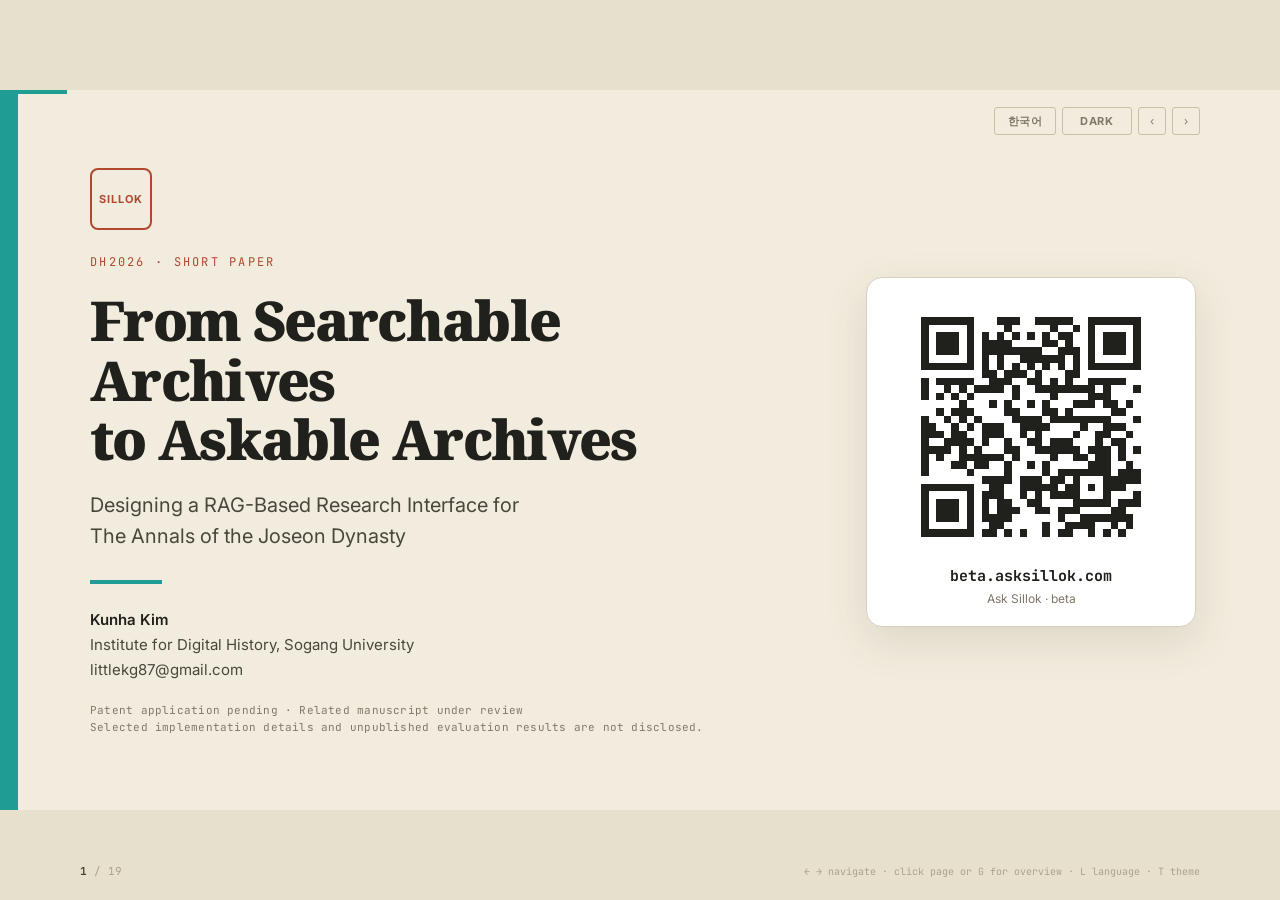
<file: Sillok_RAG/index.html>
<!DOCTYPE html>
<html lang="en">
<head>
  <meta charset="UTF-8">
  <meta name="viewport" content="width=device-width, initial-scale=1.0">
  <meta http-equiv="refresh" content="0; url=DH2026_AskableArchives_presentation.html">
  <link rel="canonical" href="DH2026_AskableArchives_presentation.html">
  <title>From Searchable Archives to Askable Archives · DH2026</title>
  <script>
    window.location.replace(
      "DH2026_AskableArchives_presentation.html" +
      window.location.search +
      window.location.hash
    );
  </script>
</head>
<body>
  <p><a href="DH2026_AskableArchives_presentation.html">Open the presentation</a></p>
</body>
</html>
</file>
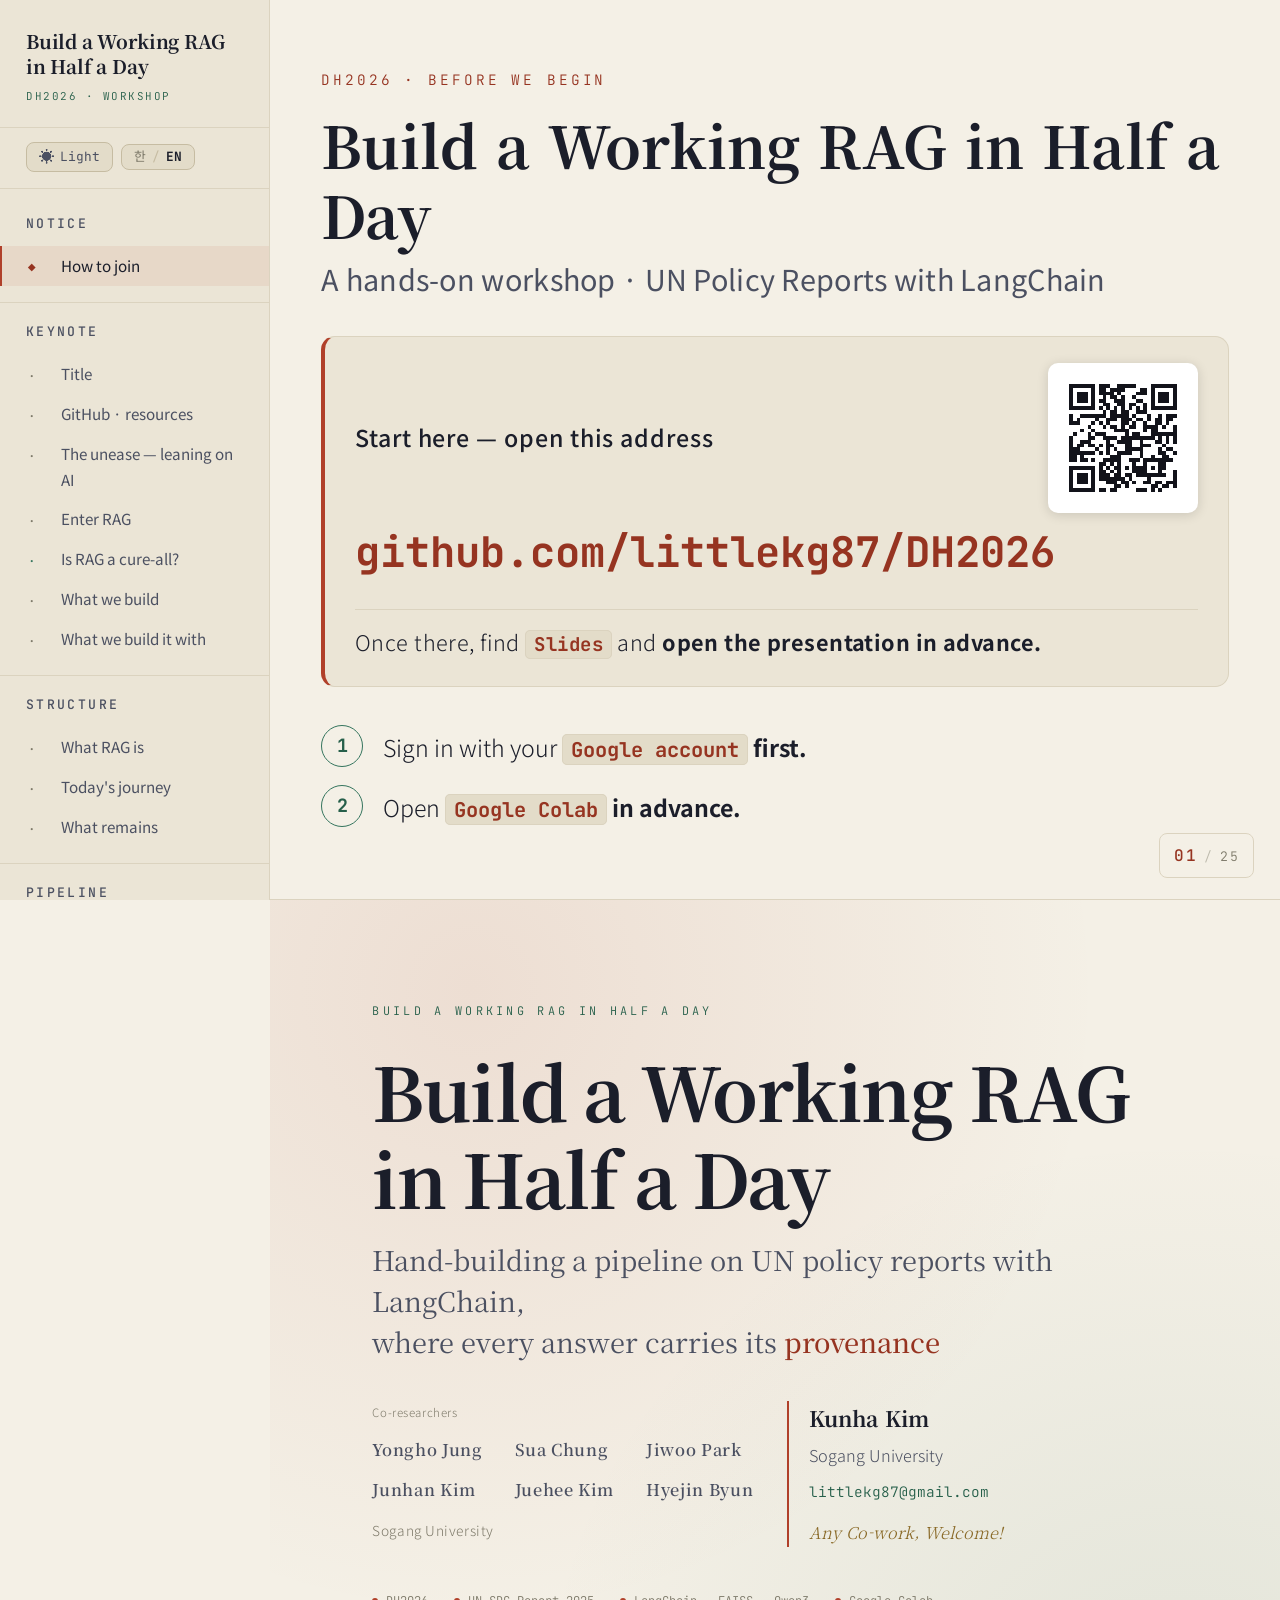
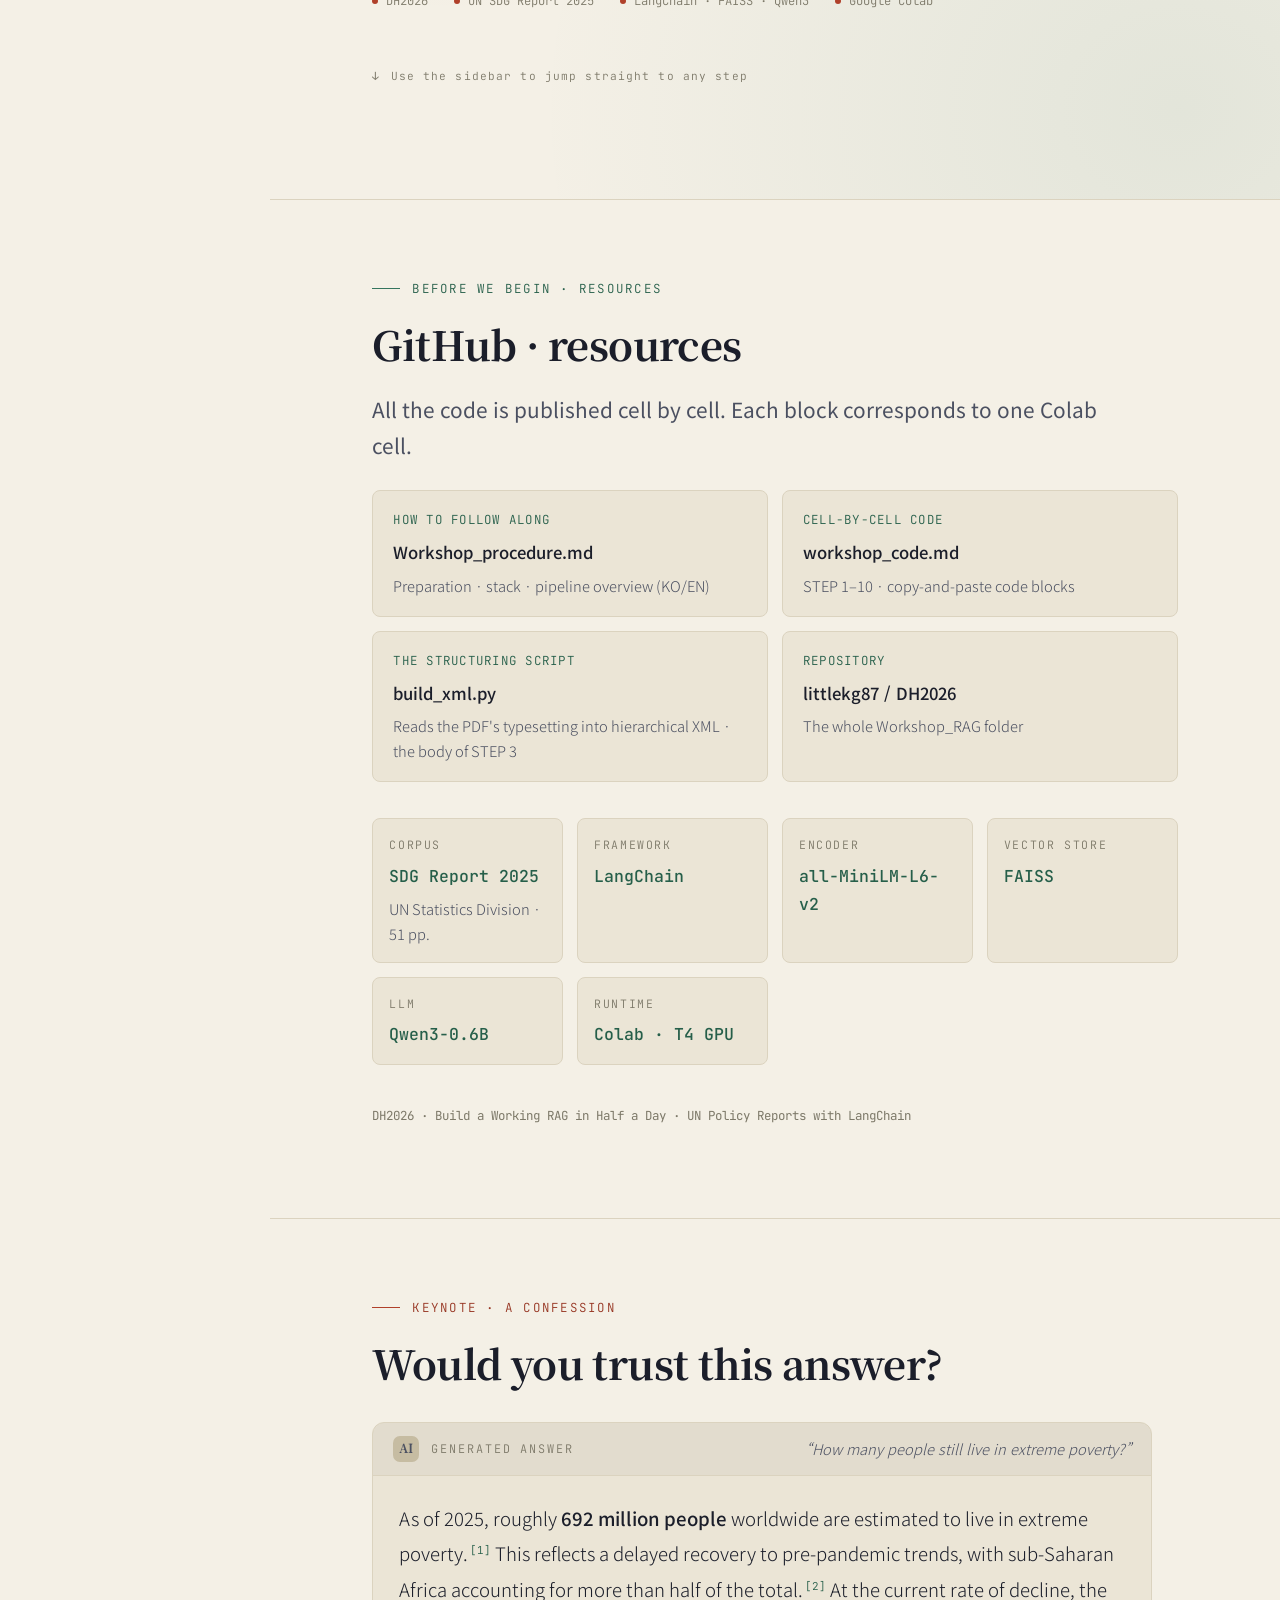
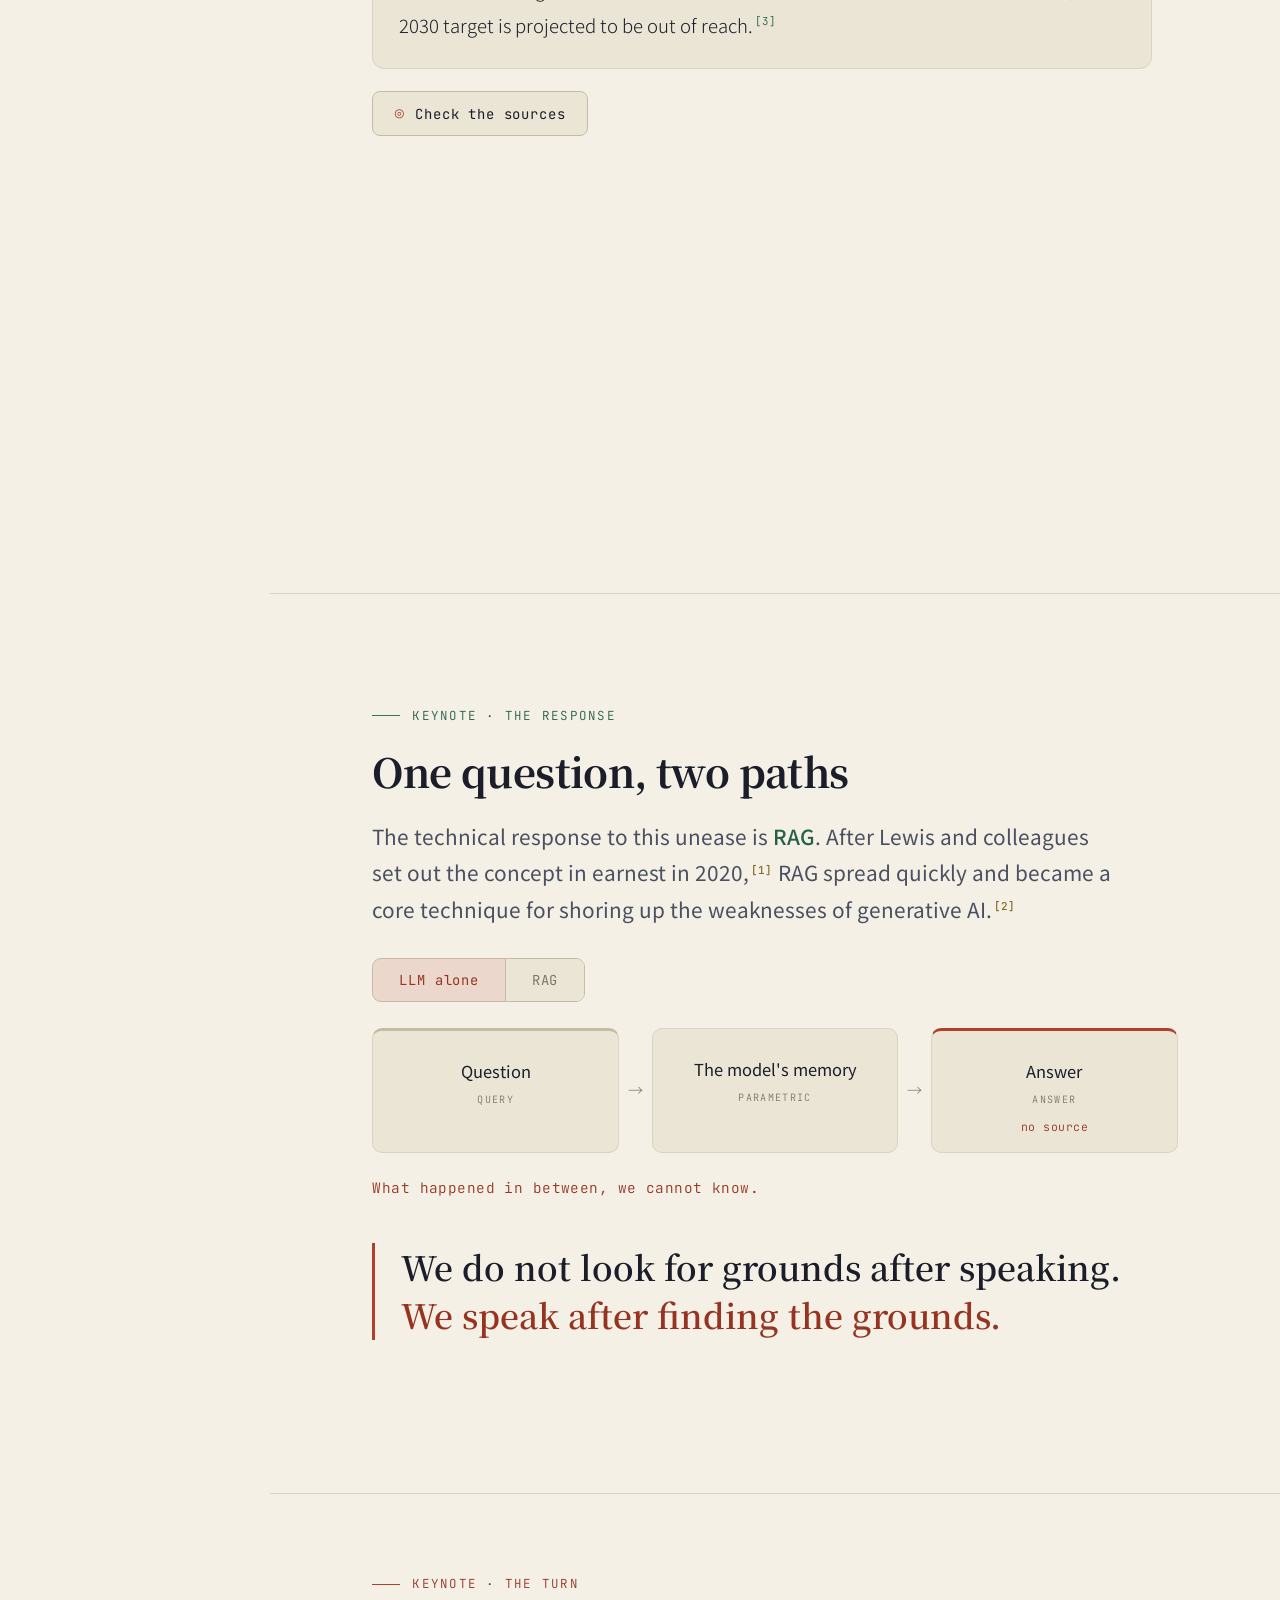
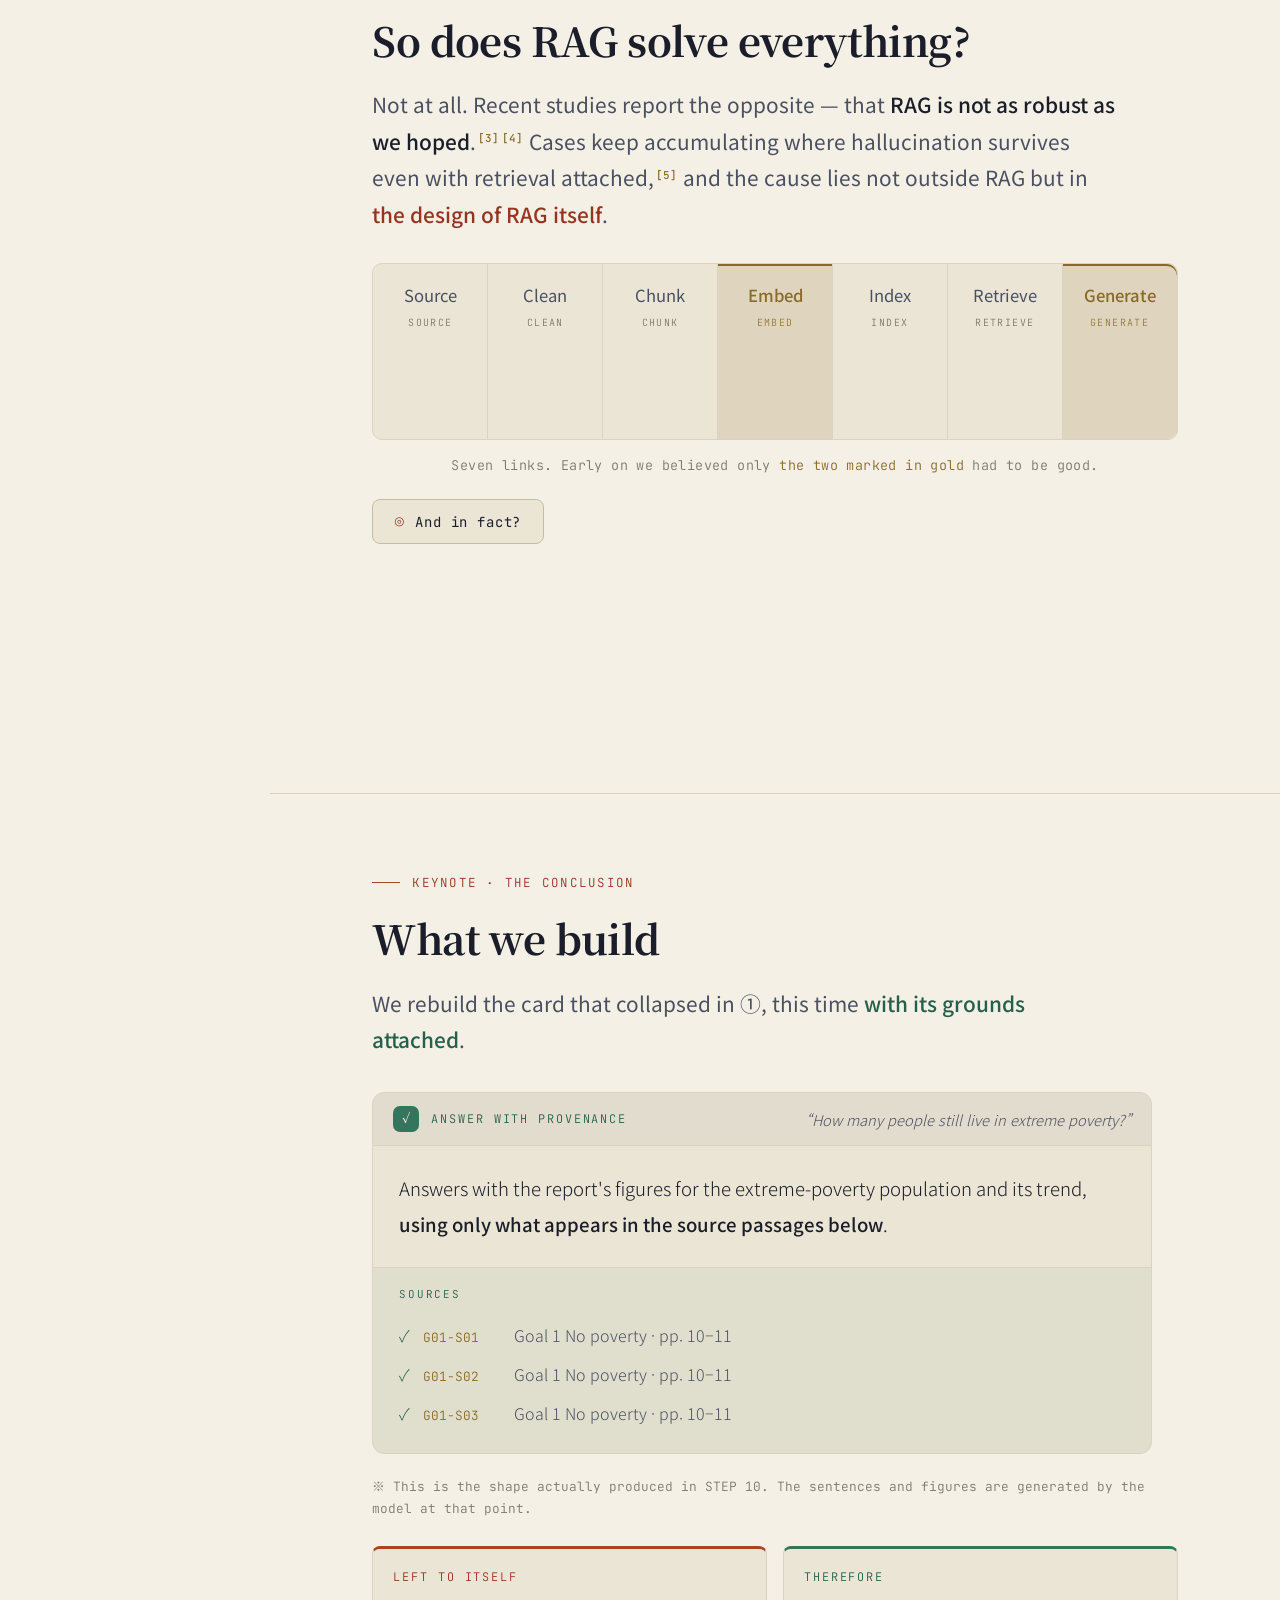
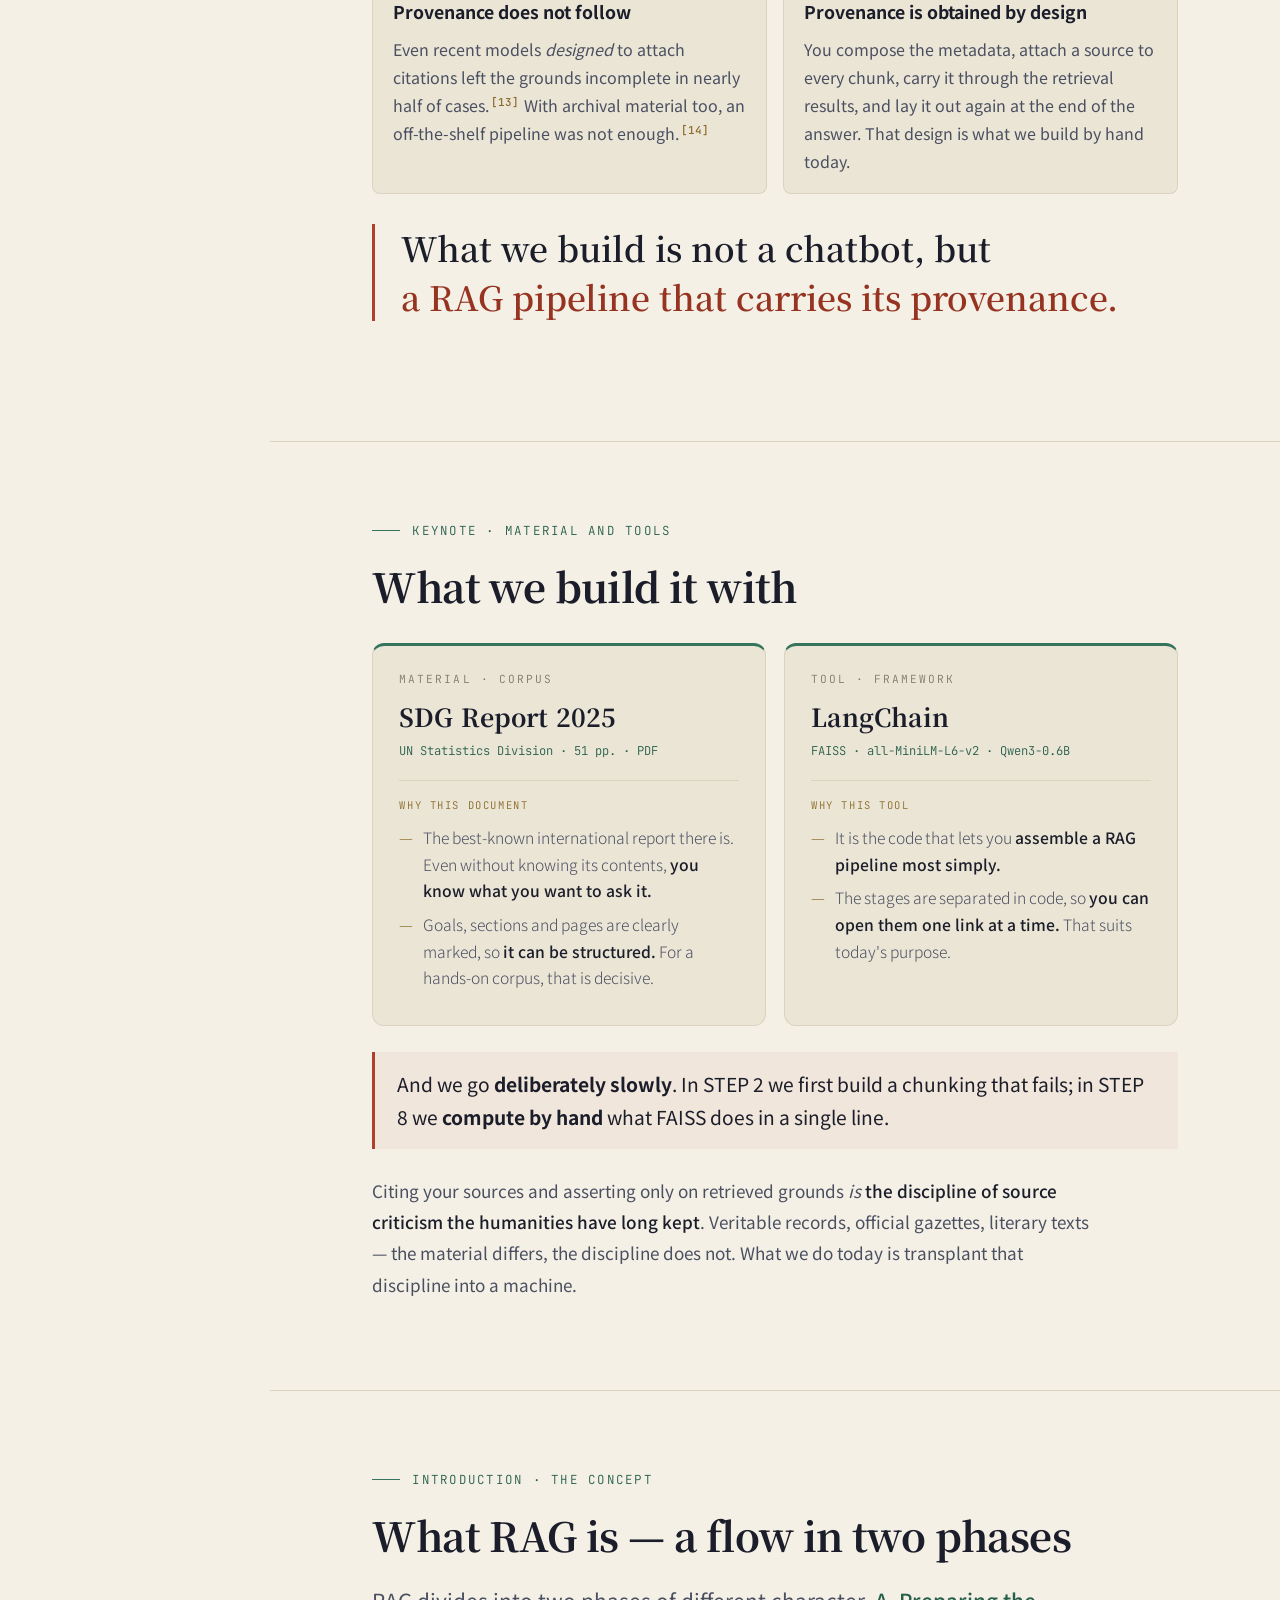
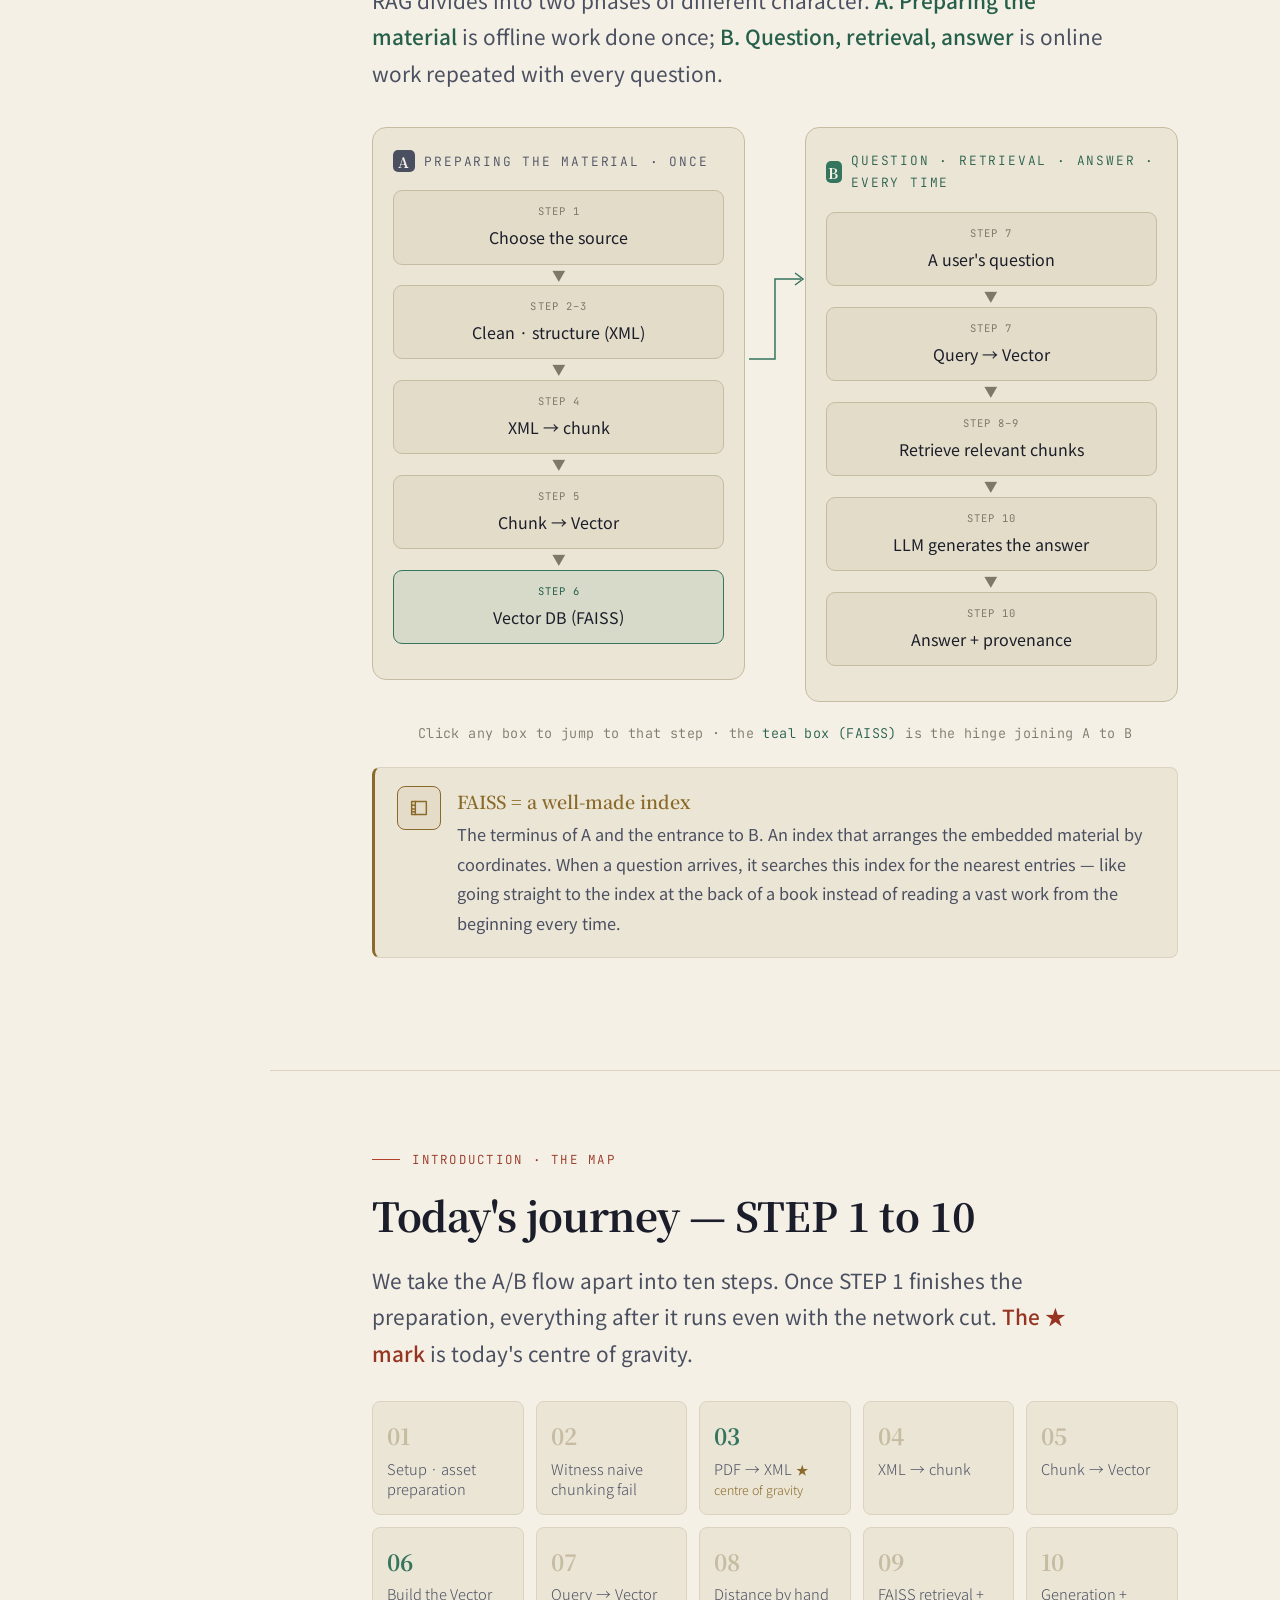
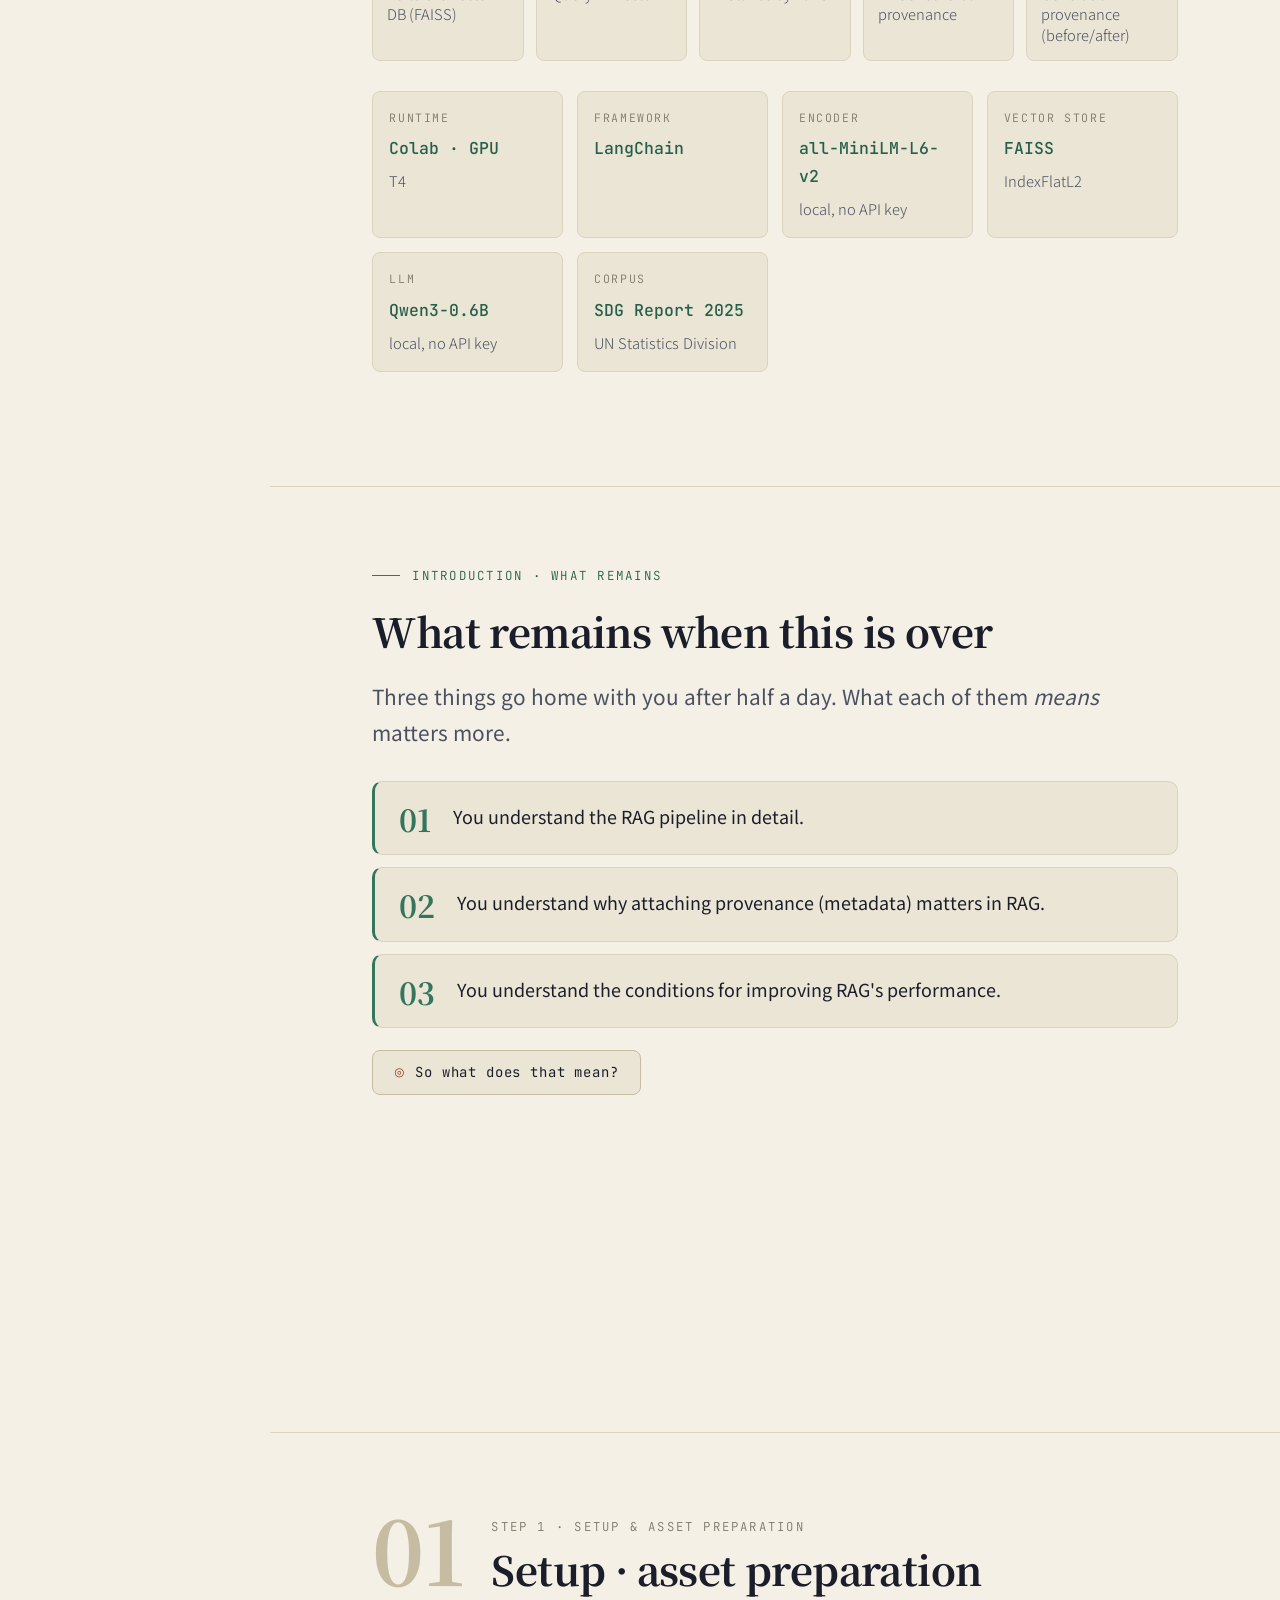
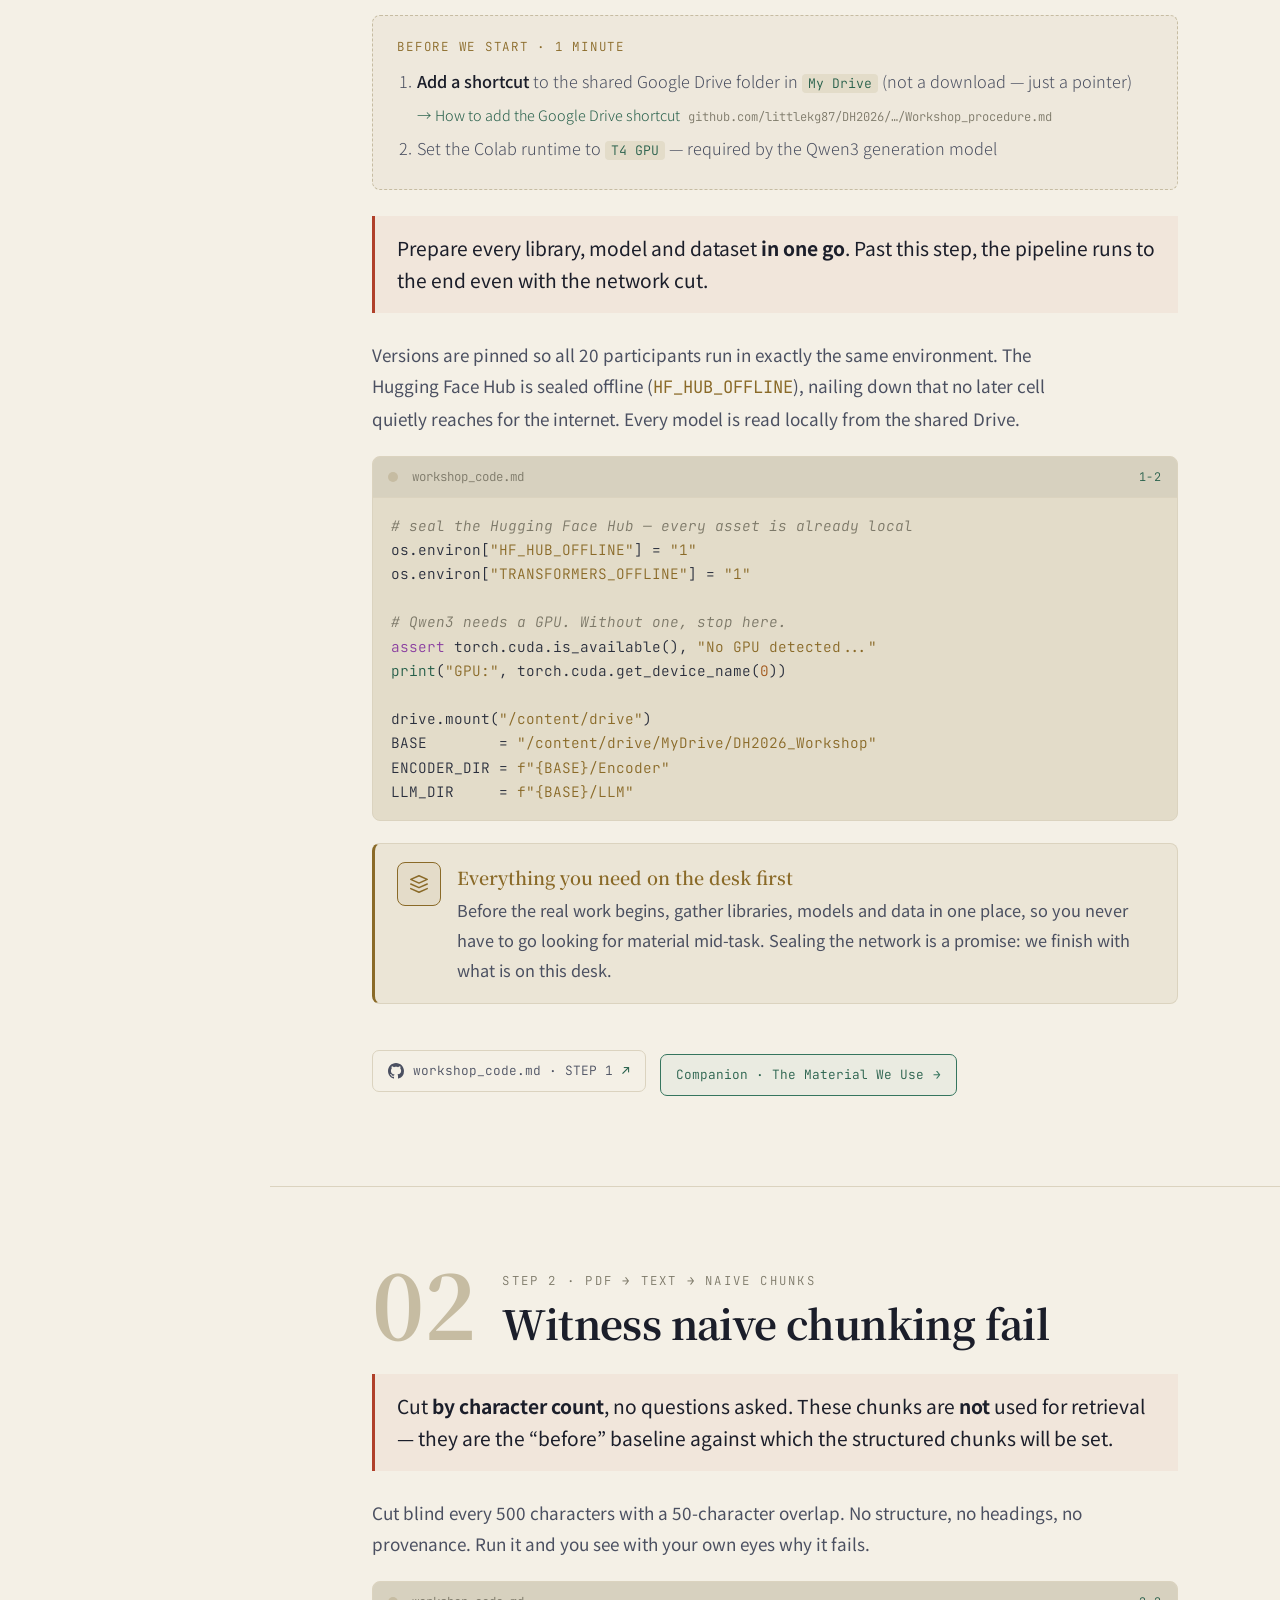
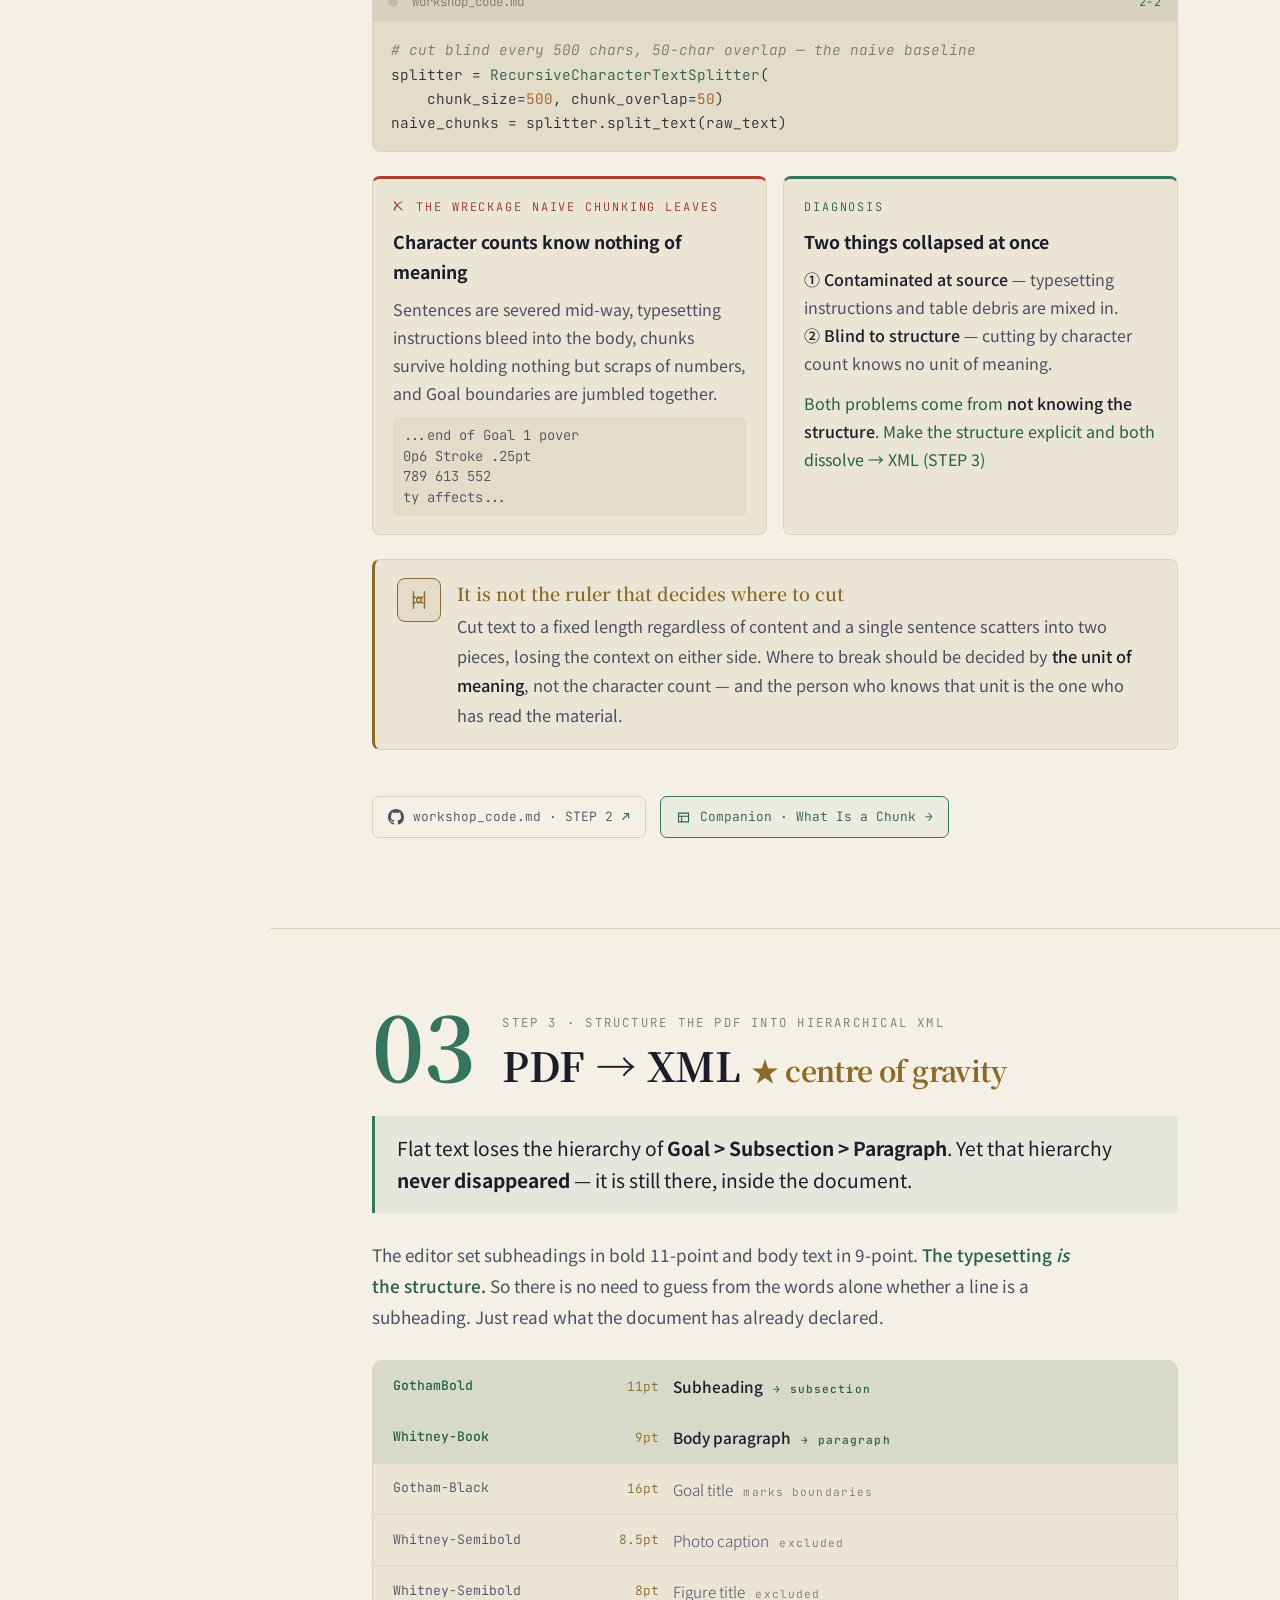
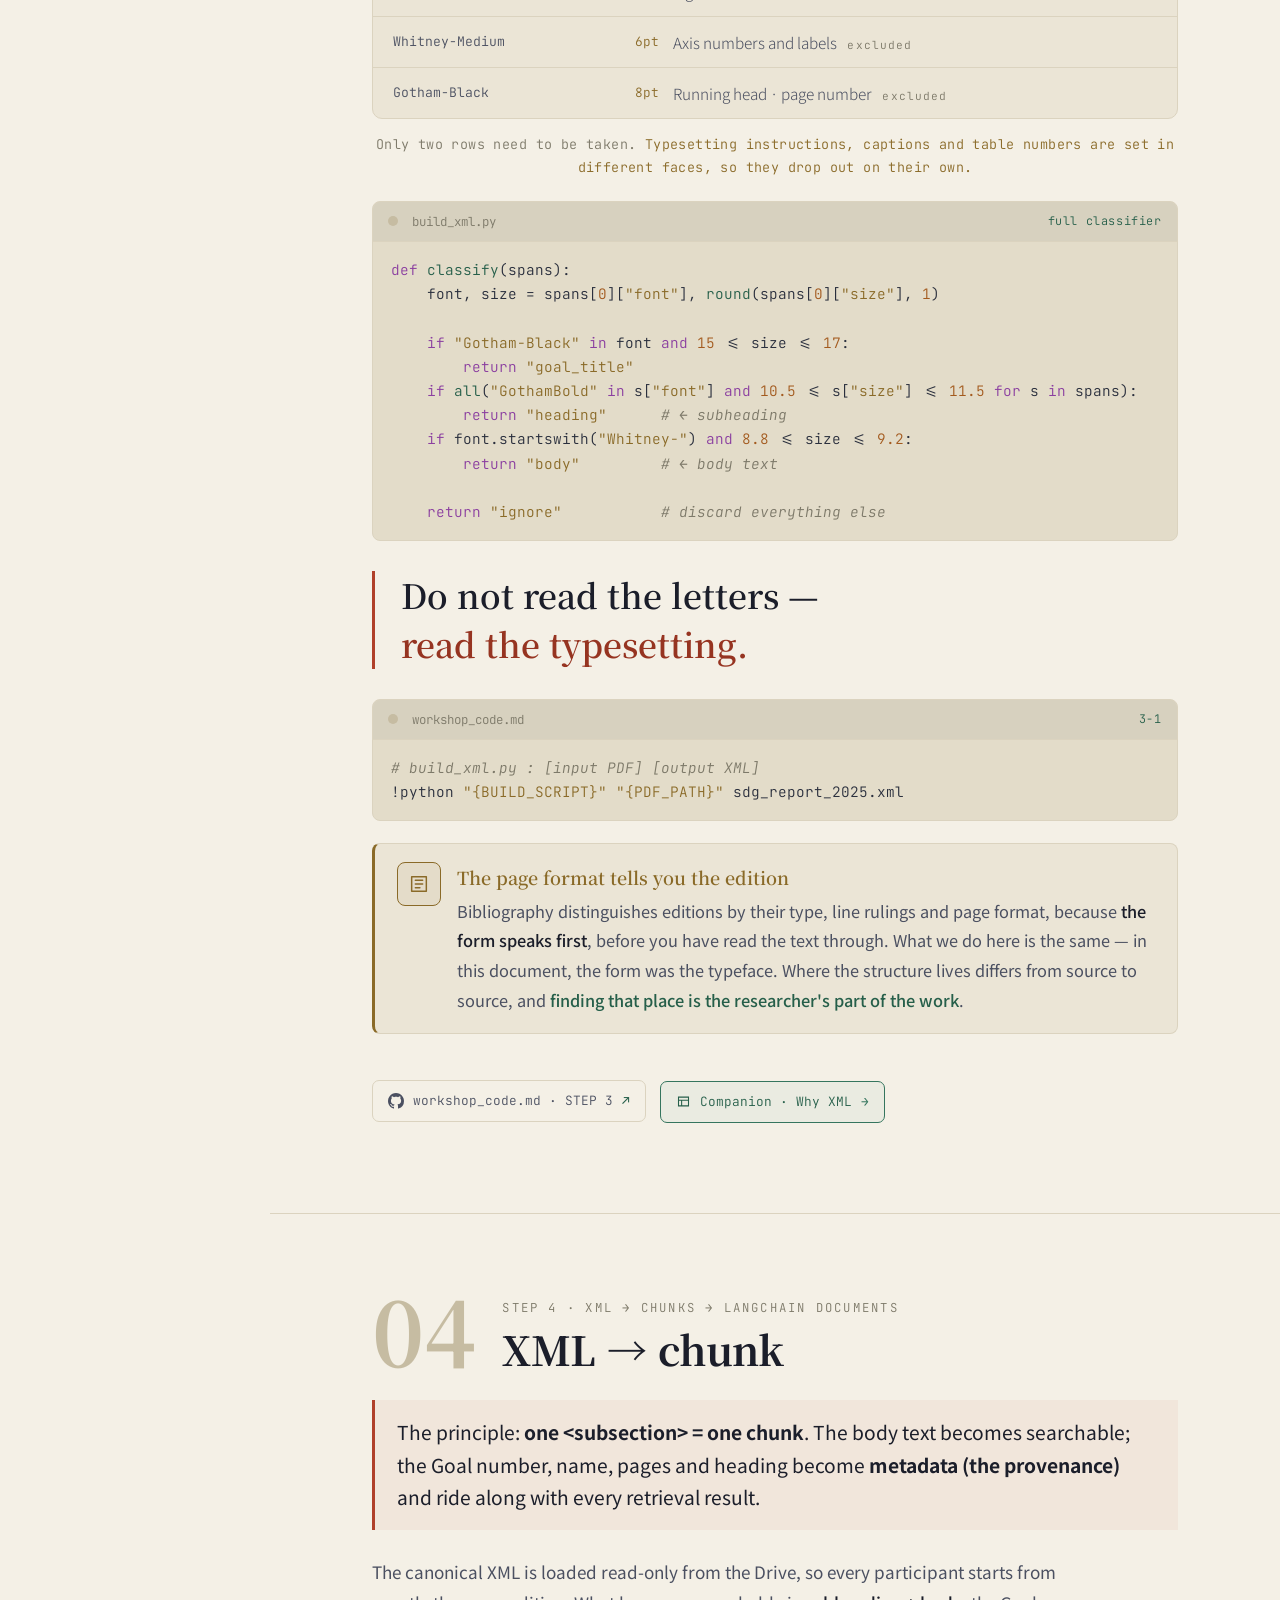
<file: Workshop_RAG/index.html>
<!DOCTYPE html>
<html lang="ko">
<head>
<meta charset="UTF-8">
<meta name="viewport" content="width=device-width, initial-scale=1.0">
<title>Build a Working RAG in Half a Day — DH2026</title>
<link rel="preconnect" href="https://fonts.googleapis.com">
<link rel="preconnect" href="https://fonts.gstatic.com" crossorigin>
<link href="https://fonts.googleapis.com/css2?family=Noto+Serif+KR:wght@400;600;700&family=Noto+Sans+KR:wght@300;400;500;700&family=JetBrains+Mono:wght@400;500;700&display=swap" rel="stylesheet">
<!-- 테마·언어 토글. 보조자료와 localStorage 키를 공유하므로 선택이 자료 사이에서 유지된다.
     스타일은 이 파일이 자체적으로 갖는다 (theme.css 는 정독용 규격이라 쓰지 않는다). -->
<script src="html/ui.js"></script>
<style>
  :root{
    --ink:#161b26;          /* 잉크빛 짙은 남색 배경 */
    --ink-2:#1e2534;        /* 카드 배경 */
    --ink-3:#252d40;        /* 코드블록 배경 */
    --paper:#e8e4d8;        /* 종이빛 본문 */
    --paper-dim:#a8a596;    /* 흐린 종이빛 */
    --paper-faint:#6b6f7d;  /* 아주 흐린 */
    --cinnabar:#c1533a;     /* 붉은 강조 — 교정·주묵빛 */
    --cinnabar-soft:#d97757;
    --teal:#4a9d8e;         /* FAISS 경첩, 청록 */
    --teal-soft:#6fc0b0;
    --gold:#c9a86a;         /* 강조 데이터 */
    --line:#2f3849;         /* 괘선 */
    --line-soft:#3a4457;
    --sans:'Noto Sans KR',system-ui,sans-serif;
    --serif:'Noto Serif KR',serif;
    --mono:'JetBrains Mono','Noto Sans KR',monospace;
  }
  *{margin:0;padding:0;box-sizing:border-box}
  html{scroll-behavior:smooth}
  @media (prefers-reduced-motion:reduce){html{scroll-behavior:auto}*{animation:none!important;transition:none!important}}
  body{
    background:var(--ink);color:var(--paper);
    font-family:var(--sans);font-weight:300;line-height:1.7;
    -webkit-font-smoothing:antialiased;
  }

  /* ---------- LAYOUT ---------- */
  .wrap{display:flex;min-height:100vh}
  nav{
    width:270px;flex-shrink:0;position:fixed;top:0;left:0;height:100vh;
    background:var(--ink-2);border-right:1px solid var(--line);
    overflow-y:auto;padding:28px 0 40px;z-index:50;
  }
  nav::-webkit-scrollbar{width:8px}
  nav::-webkit-scrollbar-thumb{background:var(--line-soft);border-radius:4px}
  main{margin-left:270px;flex:1;max-width:100%}

  /* ---------- NAV ---------- */
  .brand{padding:0 26px 22px;border-bottom:1px solid var(--line);margin-bottom:14px}
  .brand .ktitle{font-family:var(--serif);font-weight:700;font-size:1.12rem;color:var(--paper);letter-spacing:-.01em;line-height:1.35}
  .brand .etitle{font-family:var(--mono);font-size:.62rem;color:var(--teal-soft);letter-spacing:.14em;text-transform:uppercase;margin-top:8px}
  .navgroup{padding:14px 0 6px}
  .navgroup .label{
    font-family:var(--mono);font-size:.6rem;letter-spacing:.22em;text-transform:uppercase;
    color:var(--paper-faint);padding:0 26px 8px;
  }
  nav a{
    display:flex;align-items:baseline;gap:11px;
    padding:7px 26px;color:var(--paper-dim);text-decoration:none;
    font-size:.855rem;font-weight:400;border-left:2px solid transparent;
    transition:all .16s ease;
  }
  nav a .num{font-family:var(--mono);font-size:.7rem;color:var(--paper-faint);min-width:22px;flex-shrink:0}
  nav a:hover{color:var(--paper);background:rgba(255,255,255,.025);border-left-color:var(--line-soft)}
  nav a.active{color:var(--paper);border-left-color:var(--cinnabar);background:rgba(193,83,58,.07)}
  nav a.active .num{color:var(--cinnabar-soft)}
  nav a.pivot .num{color:var(--teal)}
  nav a.pivot.active{border-left-color:var(--teal);background:rgba(74,157,142,.08)}
  nav a.pivot.active .num{color:var(--teal-soft)}

  /* ---------- SECTIONS ---------- */
  section{
    min-height:100vh;padding:78px 8vw 90px;
    border-bottom:1px solid var(--line);
    display:flex;flex-direction:column;justify-content:center;
    scroll-margin-top:0;
  }
  section.tight{min-height:auto;justify-content:flex-start}
  .inner{width:100%;max-width:940px;margin:0 auto}

  .eyebrow{
    font-family:var(--mono);font-size:.7rem;letter-spacing:.24em;text-transform:uppercase;
    color:var(--cinnabar-soft);margin-bottom:20px;display:flex;align-items:center;gap:12px;
  }
  .eyebrow::before{content:"";width:28px;height:1px;background:var(--cinnabar)}
  .eyebrow.teal{color:var(--teal-soft)}
  .eyebrow.teal::before{background:var(--teal)}

  h1{font-family:var(--serif);font-weight:700;font-size:clamp(2rem,5vw,3.4rem);line-height:1.18;letter-spacing:-.02em;color:var(--paper)}
  h2{font-family:var(--serif);font-weight:700;font-size:clamp(1.6rem,3.4vw,2.5rem);line-height:1.24;letter-spacing:-.015em;color:var(--paper)}
  h3{font-family:var(--sans);font-weight:700;font-size:1.15rem;color:var(--paper);margin-bottom:10px}
  .lead{font-size:1.16rem;font-weight:300;color:var(--paper-dim);line-height:1.75;max-width:680px;margin-top:22px}
  p{font-weight:300;color:var(--paper-dim);margin-top:14px;max-width:680px}
  p strong,li strong{color:var(--paper);font-weight:500}
  .cinnabar-text{color:var(--cinnabar-soft);font-weight:500}
  .teal-text{color:var(--teal-soft);font-weight:500}

  /* 핵심 메시지 — 「최신 LLM」을 눌러 지우면 진짜 답이 열린다 */
  #finale .creed{margin-top:32px}
  #finale .creed-q{font-size:clamp(1.05rem,2.2vw,1.2rem);color:var(--paper-dim);line-height:1.7}
  #finale .creed-wrong{
    font-family:var(--serif);font-weight:700;font-size:clamp(1.5rem,3.8vw,2.35rem);
    color:var(--paper);margin-top:12px;display:inline-block;position:relative;
    transition:color .5s ease,opacity .5s ease;
  }
  #finale .creed-wrong::after{
    content:"";position:absolute;left:-4px;right:-4px;top:52%;height:3px;
    background:var(--cinnabar);border-radius:2px;
    transform:scaleX(0);transform-origin:left;
    transition:transform .55s cubic-bezier(.6,0,.2,1);
  }
  #finale.struck .creed-wrong{color:var(--paper-faint);opacity:.5}
  #finale.struck .creed-wrong::after{transform:scaleX(1)}
  #finale .creed-turn{
    max-height:0;opacity:0;overflow:hidden;
    transition:max-height .75s ease,opacity .75s ease,margin-top .75s ease;
  }
  #finale.struck .creed-turn{max-height:28em;opacity:1;margin-top:28px}
  #finale .creed-turn p{font-size:clamp(1.05rem,2.2vw,1.2rem);color:var(--paper-dim);line-height:1.75;margin:0}
  #finale .creed-answer{
    font-family:var(--serif);font-weight:700;font-size:clamp(1.55rem,4vw,2.5rem);
    line-height:1.5;color:var(--paper);margin-top:20px;
    padding-left:26px;border-left:3px solid var(--cinnabar);
  }

  /* ───── 아웃트로 — 내가 만든 것 · 발표 ───── */
  .projgrid{display:grid;grid-template-columns:1fr 1fr;gap:22px;margin-top:30px}
  @media(max-width:820px){.projgrid{grid-template-columns:1fr}}
  .pcard{
    display:flex;gap:22px;align-items:flex-start;
    border:1px solid var(--line);border-radius:12px;padding:22px 24px;background:var(--ink-2);
  }
  .pcard.feat{border-left:3px solid var(--cinnabar)}
  .pcard .qr{
    flex-shrink:0;width:116px;height:116px;padding:9px;border-radius:10px;
    background:#fff;box-shadow:0 2px 12px rgba(0,0,0,.14);
  }
  .pcard .qr svg{display:block;width:100%;height:100%}
  .pcard .pc-body{flex:1;min-width:0}
  .pcard .pc-name{font-family:var(--serif);font-weight:700;font-size:1.32rem;color:var(--paper);line-height:1.2}
  .pcard .pc-tag{font-family:var(--mono);font-size:.68rem;letter-spacing:.1em;color:var(--teal-soft);margin-top:5px;text-transform:uppercase}
  .pcard .pc-desc{font-size:.96rem;color:var(--paper-dim);line-height:1.7;margin-top:12px}
  .pcard .pc-link{display:inline-block;margin-top:14px;font-family:var(--mono);font-size:.85rem;color:var(--teal-soft);text-decoration:none;border-bottom:1px solid transparent;transition:border-color .16s ease}
  .pcard .pc-link:hover{border-bottom-color:var(--teal-soft)}

  .talklist{margin-top:26px;display:flex;flex-direction:column;gap:16px}
  .talk{border:1px solid var(--line);border-radius:12px;padding:20px 24px;background:var(--ink-2)}
  .talk.feat{border-left:3px solid var(--cinnabar);background:rgba(193,83,58,.05)}
  .talk .tk-when{font-family:var(--mono);font-size:.75rem;letter-spacing:.05em;color:var(--paper-faint);display:flex;flex-wrap:wrap;gap:8px 16px;align-items:center}
  .talk .tk-kind{font-family:var(--mono);font-size:.66rem;letter-spacing:.14em;text-transform:uppercase;color:var(--teal-soft)}
  .talk .tk-flag{font-family:var(--mono);font-size:.66rem;letter-spacing:.08em;color:var(--cinnabar-soft);font-weight:700;border:1px solid var(--cinnabar);border-radius:20px;padding:2px 9px}
  .talk .tk-title{font-family:var(--serif);font-weight:600;font-size:1.12rem;color:var(--paper);line-height:1.5;margin-top:11px}
  .talk .tk-note{max-height:0;opacity:0;overflow:hidden;font-size:.95rem;color:var(--paper-dim);line-height:1.7;transition:max-height .55s ease,opacity .55s ease,margin-top .55s ease}
  .talklist.show .talk .tk-note{max-height:9em;opacity:1;margin-top:12px}
  .talk .tk-note::before{content:"→ ";color:var(--teal);font-family:var(--mono)}

  /* ───── 시작 안내 (1쪽) — 최초 접속 공지. 여백 줄이고 크게 ───── */
  #welcome{padding:54px 4vw 58px}
  #welcome .inner{max-width:1300px}
  #welcome .wk-kicker{font-family:var(--mono);font-size:.9rem;letter-spacing:.2em;text-transform:uppercase;color:var(--cinnabar-soft)}
  #welcome .wk-title{font-family:var(--serif);font-weight:700;font-size:clamp(2.1rem,5.4vw,3.6rem);color:var(--paper);line-height:1.2;margin-top:18px}
  #welcome .wk-sub{display:block;font-family:var(--sans);font-size:.5em;font-weight:400;color:var(--paper-dim);margin-top:13px;letter-spacing:.01em}
  #welcome .access{
    container-type:inline-size;
    display:flex;flex-wrap:wrap;align-items:center;justify-content:space-between;gap:16px 28px;
    margin-top:40px;padding:26px 30px;
    border:1px solid var(--line);border-left:4px solid var(--cinnabar);
    border-radius:14px;background:var(--ink-2);
  }
  #welcome .access .ac-body{order:1;min-width:200px;flex:1}
  #welcome .access .qr{order:2;flex-shrink:0;width:150px;height:150px;padding:10px;border-radius:10px;background:#fff;box-shadow:0 2px 12px rgba(0,0,0,.14)}
  #welcome .access .qr svg{display:block;width:100%;height:100%}
  /* 안내문이므로 라벨도 읽히는 크기로. 한글 자간은 .04em 을 넘기지 않는다 */
  #welcome .access .ac-lbl{
    font-family:var(--sans);font-weight:500;
    font-size:clamp(1.45rem,2.4cqw,2.1rem);line-height:1.35;
    letter-spacing:.04em;color:var(--paper);
  }
  /* 주소 아래 — 들어가서 무엇을 할지. 같은 박스 안에 크게 둔다 */
  #welcome .access .ac-note{
    order:4;flex-basis:100%;
    margin-top:16px;padding-top:16px;border-top:1px solid var(--line);
    font-size:clamp(1.35rem,2.2cqw,1.95rem);line-height:1.5;
    letter-spacing:.02em;color:var(--paper);
  }
  #welcome .access .url{
    order:3;flex-basis:100%;
    font-family:var(--mono);font-weight:700;
    font-size:clamp(.8rem,5cqw,4.4rem);line-height:1.1;white-space:nowrap;
    color:var(--cinnabar-soft);text-decoration:none;
    border-bottom:2px solid transparent;transition:border-color .16s ease;
  }
  #welcome .access .url:hover{border-bottom-color:var(--cinnabar-soft)}
  #welcome .steps{margin-top:38px;display:flex;flex-direction:column;gap:18px}
  #welcome .wstep{display:flex;gap:20px;align-items:flex-start}
  #welcome .wstep .wn{
    flex-shrink:0;width:42px;height:42px;border-radius:50%;
    display:flex;align-items:center;justify-content:center;
    font-family:var(--mono);font-size:1.15rem;font-weight:700;
    color:var(--teal-soft);border:1.5px solid var(--teal);
  }
  #welcome .wstep .wt{font-size:1.45rem;color:var(--paper);line-height:1.5;padding-top:5px}
  #welcome .kw{font-family:var(--mono);color:var(--cinnabar-soft);font-weight:700;border:1px solid var(--line);background:var(--ink-3);padding:1px 8px;border-radius:5px;font-size:.88em}

  /* STEP big number */
  .stephead{display:flex;align-items:flex-start;gap:26px;margin-bottom:8px}
  .stepnum{font-family:var(--serif);font-weight:700;font-size:clamp(3.2rem,8vw,5.5rem);line-height:.85;color:var(--line-soft);flex-shrink:0}
  .stepnum.pivot{color:var(--teal)}
  .stephead .txt{padding-top:6px}
  .steptag{font-family:var(--mono);font-size:.68rem;letter-spacing:.2em;text-transform:uppercase;color:var(--paper-faint);margin-bottom:6px}

  /* one-liner summary bar */
  .summary{
    border-left:3px solid var(--cinnabar);padding:14px 20px;margin:26px 0;
    background:rgba(193,83,58,.05);font-size:1.05rem;color:var(--paper);font-weight:400;
  }
  .summary.pivot{border-left-color:var(--teal);background:rgba(74,157,142,.06)}

  /* code block — terminal */
  .code{
    background:var(--ink-3);border:1px solid var(--line);border-radius:8px;
    margin:22px 0;overflow:hidden;
  }
  .code-bar{
    display:flex;align-items:center;gap:8px;padding:9px 15px;
    background:rgba(0,0,0,.22);border-bottom:1px solid var(--line);
  }
  .code-bar .dot{width:10px;height:10px;border-radius:50%;background:var(--line-soft)}
  .code-bar .fname{font-family:var(--mono);font-size:.7rem;color:var(--paper-faint);margin-left:6px}
  .code-bar .cell{margin-left:auto;font-family:var(--mono);font-size:.66rem;color:var(--teal-soft);letter-spacing:.05em}
  pre{
    font-family:var(--mono);font-size:.8rem;line-height:1.62;
    padding:16px 18px;overflow-x:auto;color:#cdd3e0;
  }
  pre::-webkit-scrollbar{height:8px}
  pre::-webkit-scrollbar-thumb{background:var(--line-soft);border-radius:4px}
  .c-kw{color:#c98fd6}      /* keyword */
  .c-fn{color:var(--teal-soft)}  /* function */
  .c-str{color:var(--gold)}      /* string */
  .c-num{color:#e0a878}     /* number */
  .c-com{color:var(--paper-faint);font-style:italic} /* comment */
  .c-var{color:#8fb8e8}     /* var */

  /* analogy card — 역사학 비유 */
  .analogy{
    display:flex;gap:16px;align-items:flex-start;
    border:1px solid var(--line);border-left:3px solid var(--gold);
    border-radius:8px;padding:18px 22px;margin:22px 0;background:var(--ink-2);
  }
  .analogy .seal{
    flex-shrink:0;width:44px;height:44px;border:1.5px solid var(--gold);border-radius:8px;
    background:rgba(201,168,106,.06);display:grid;place-items:center;
  }
  .analogy .seal svg{width:22px;height:22px;stroke:var(--gold);stroke-width:1.6;fill:none;stroke-linecap:round;stroke-linejoin:round}
  .analogy .body{flex:1}
  .analogy .body .term{font-family:var(--serif);font-weight:600;color:var(--gold);font-size:1rem}
  .analogy .body p{margin-top:4px;color:var(--paper-dim);font-size:.94rem;max-width:none}

  /* before/after 대비 박스 */
  .contrast{display:grid;grid-template-columns:1fr 1fr;gap:16px;margin:24px 0}
  @media(max-width:720px){.contrast{grid-template-columns:1fr}}
  .contrast .box{border:1px solid var(--line);border-radius:8px;padding:18px 20px;background:var(--ink-2)}
  .contrast .box.bad{border-top:3px solid var(--cinnabar)}
  .contrast .box.good{border-top:3px solid var(--teal)}
  .contrast .box .tag{font-family:var(--mono);font-size:.66rem;letter-spacing:.16em;text-transform:uppercase;margin-bottom:10px}
  .contrast .box.bad .tag{color:var(--cinnabar-soft)}
  .contrast .box.good .tag{color:var(--teal-soft)}
  .contrast .box h4{font-size:.98rem;font-weight:700;color:var(--paper);margin-bottom:8px}
  .contrast .box p{margin-top:6px;font-size:.9rem;max-width:none}
  .contrast .box .mono{font-family:var(--mono);font-size:.76rem;color:var(--paper-dim);background:var(--ink-3);padding:8px 10px;border-radius:5px;margin-top:10px;white-space:pre-wrap;line-height:1.5}

  /* github link */
  .ghlink{
    display:inline-flex;align-items:center;gap:9px;margin-top:24px;
    font-family:var(--mono);font-size:.8rem;color:var(--paper-dim);
    text-decoration:none;border:1px solid var(--line);border-radius:7px;
    padding:9px 15px;transition:all .16s ease;
  }
  .ghlink:hover{border-color:var(--teal);color:var(--paper);background:rgba(74,157,142,.06)}
  .ghlink svg{width:16px;height:16px;fill:currentColor;flex-shrink:0}
  .ghlink .arrow{color:var(--teal-soft)}

  /* 보조자료로 가는 링크 — .ghlink 옆에 청록으로 나란히 선다.
     같은 사이트 안이므로 새 탭을 열지 않는다 (보조자료에 돌아오는 링크가 있다) */
  .sublink{
    display:inline-flex;align-items:center;gap:9px;margin:24px 0 0 10px;
    font-family:var(--mono);font-size:.8rem;color:var(--teal-soft);
    text-decoration:none;border:1px solid var(--teal);border-radius:7px;
    padding:9px 15px;background:rgba(74,157,142,.06);transition:all .16s ease;
  }
  .sublink:hover{background:rgba(74,157,142,.14);color:var(--paper)}
  .sublink svg{width:15px;height:15px;stroke:currentColor;stroke-width:1.7;fill:none;flex-shrink:0}
  .sublink .arrow{color:var(--teal)}
  @media(max-width:640px){.sublink{margin-left:0}}

  /* meta list */
  .metalist{list-style:none;margin:22px 0}
  .metalist li{padding:9px 0;border-bottom:1px solid var(--line);display:flex;gap:16px;color:var(--paper-dim);font-size:.95rem}
  .metalist li .k{font-family:var(--mono);font-size:.72rem;color:var(--teal-soft);min-width:130px;flex-shrink:0;letter-spacing:.04em;padding-top:3px}
  .metalist li .v{flex:1}
  .metalist li .v code{font-family:var(--mono);font-size:.82rem;color:var(--gold)}

  /* ---------- HERO ---------- */
  #hero{background:radial-gradient(ellipse at 20% 10%,rgba(193,83,58,.09),transparent 55%),radial-gradient(ellipse at 90% 90%,rgba(74,157,142,.08),transparent 50%),var(--ink)}
  #hero .kicker{font-family:var(--mono);font-size:.74rem;letter-spacing:.28em;text-transform:uppercase;color:var(--teal-soft);margin-bottom:26px}
  #hero h1{font-size:clamp(2.3rem,6.2vw,4.6rem)}
  #hero .sub{font-family:var(--serif);font-weight:400;font-size:clamp(1.1rem,2.6vw,1.7rem);color:var(--paper-dim);margin-top:20px;line-height:1.5}
  #hero .meta-row{display:flex;flex-wrap:wrap;gap:26px;margin-top:44px;font-family:var(--mono);font-size:.76rem;color:var(--paper-faint)}
  #hero .meta-row span{display:flex;align-items:center;gap:8px}
  #hero .meta-row span::before{content:"";width:6px;height:6px;background:var(--cinnabar);border-radius:50%}
  #hero .scroll-hint{margin-top:56px;font-family:var(--mono);font-size:.7rem;color:var(--paper-faint);letter-spacing:.1em;display:flex;align-items:center;gap:10px}
  #hero .scroll-hint .dn{animation:bob 1.8s ease-in-out infinite}
  @keyframes bob{0%,100%{transform:translateY(0)}50%{transform:translateY(4px)}}

  /* 발표자 — 표지에만 쓴다 */
  #hero .author{
    margin-top:38px;padding-left:20px;
    border-left:2px solid var(--cinnabar);
  }
  #hero .author .nm{
    font-family:var(--serif);font-weight:700;font-size:1.32rem;
    color:var(--paper);letter-spacing:-.01em;
  }
  #hero .author .aff{
    font-family:var(--sans);font-weight:300;font-size:1.02rem;
    color:var(--paper-dim);margin-top:5px;
  }
  #hero .author .mail{
    display:inline-block;margin-top:11px;
    font-family:var(--mono);font-size:.9rem;color:var(--teal-soft);
    text-decoration:none;border-bottom:1px solid transparent;transition:border-color .16s ease;
  }
  #hero .author .mail:hover{border-bottom-color:var(--teal-soft)}
  #hero .author .welcome{
    display:block;margin-top:13px;
    font-family:var(--serif);font-style:italic;font-size:1.02rem;color:var(--gold);
  }

  /* 발표자 묶음 — 공동연구자(왼쪽) | 대표(오른쪽). 대표의 좌측 주칠선이 둘을 가른다 */
  #hero .presenters{
    display:flex;flex-wrap:wrap;gap:0 34px;align-items:flex-start;margin-top:38px;
  }
  #hero .presenters .author{margin-top:0}
  #hero .coauthors{padding-top:2px}
  #hero .coauthors .colabel{
    font-family:var(--sans);font-size:.72rem;letter-spacing:.05em;
    color:var(--paper-faint);margin-bottom:14px;
  }
  #hero .cogrid{
    display:grid;grid-template-columns:repeat(3,auto);gap:12px 32px;
  }
  #hero .cogrid .con{
    font-family:var(--serif);font-weight:600;font-size:1.02rem;
    color:var(--paper-dim);letter-spacing:.04em;
  }
  #hero .coauthors .coaff{
    margin-top:15px;font-family:var(--sans);font-weight:300;
    font-size:.86rem;color:var(--paper-faint);letter-spacing:.04em;
  }

  /* ---------- 무엇이 남는가 — 사실 누르면 의미가 열린다 ---------- */
  .keeps{margin:30px 0 0}
  .keep{
    display:flex;gap:22px;align-items:flex-start;
    border:1px solid var(--line);border-left:3px solid var(--teal);
    border-radius:10px;padding:20px 24px;margin-bottom:12px;background:var(--ink-2);
  }
  .keep .kn{
    font-family:var(--serif);font-weight:700;font-size:1.9rem;line-height:1;
    color:var(--teal);flex-shrink:0;padding-top:2px;
  }
  .keep .kb{flex:1}
  .keep .kt{font-size:1.12rem;color:var(--paper);font-weight:400;line-height:1.6}
  .keep .km{
    display:block;margin-top:0;max-height:0;overflow:hidden;opacity:0;
    font-size:1.02rem;color:var(--teal-soft);line-height:1.7;
    transition:max-height .45s ease,opacity .4s ease,margin-top .45s ease;
  }
  .keep.open .km{max-height:9em;opacity:1;margin-top:11px}
  .keep .km::before{content:"→ ";color:var(--teal);font-family:var(--mono)}

  /* 남지 않는 것 — 앞의 셋과 색으로 갈라 세운다 */
  .notkeep{
    margin:30px 0 0;border:1px dashed var(--line-soft);border-radius:10px;
    padding:22px 26px;background:rgba(193,83,58,.04);
    opacity:0;transform:translateY(10px);
    transition:opacity .5s ease,transform .5s ease;
  }
  .notkeep.show{opacity:1;transform:translateY(0)}
  .notkeep .nh{
    font-family:var(--mono);font-size:.74rem;letter-spacing:.16em;text-transform:uppercase;
    color:var(--cinnabar-soft);margin-bottom:14px;
  }
  .notkeep .nrow{display:flex;gap:14px;align-items:flex-start;margin:11px 0}
  .notkeep .nx{color:var(--cinnabar);font-family:var(--mono);font-size:1rem;flex-shrink:0;padding-top:2px}
  .notkeep .nt{font-size:1.04rem;color:var(--paper);font-weight:400}
  .notkeep .nd{display:block;font-size:.95rem;color:var(--paper-dim);margin-top:4px;line-height:1.65}

  /* ---------- PIPELINE DIAGRAM (signature) ---------- */
  .pipe{margin:36px 0 10px}
  .pipe-cols{display:grid;grid-template-columns:1fr 60px 1fr;gap:0;align-items:start}
  @media(max-width:760px){.pipe-cols{grid-template-columns:1fr;gap:20px}}
  .pipe-panel{border:1px solid var(--line-soft);border-radius:14px;padding:22px 20px 26px;background:var(--ink-2);position:relative}
  .pipe-panel .phead{font-family:var(--mono);font-size:.72rem;letter-spacing:.14em;text-transform:uppercase;color:var(--paper-dim);margin-bottom:18px;display:flex;align-items:center;gap:9px}
  .pipe-panel .phead .badge{font-family:var(--serif);font-weight:700;font-size:.9rem;color:var(--ink);background:var(--paper-dim);width:22px;height:22px;border-radius:5px;display:grid;place-items:center}
  .pipe-panel.b .phead .badge{background:var(--teal);color:var(--ink)}
  .pipe-panel.b .phead{color:var(--teal-soft)}

  .pnode{
    display:block;border:1px solid var(--line-soft);border-radius:9px;
    padding:12px 16px;margin:9px 0;background:var(--ink-3);
    color:var(--paper);font-size:.92rem;font-weight:400;text-decoration:none;
    position:relative;transition:all .16s ease;cursor:pointer;text-align:center;
  }
  .pnode .st{font-family:var(--mono);font-size:.6rem;color:var(--paper-faint);letter-spacing:.1em;display:block;margin-bottom:3px}
  .pnode:hover{border-color:var(--cinnabar);background:rgba(193,83,58,.08);transform:translateX(2px)}
  .pnode:hover .st{color:var(--cinnabar-soft)}
  .pipe-panel.b .pnode:hover{border-color:var(--teal)}
  .pipe-panel.b .pnode:hover .st{color:var(--teal-soft)}
  .pnode.hinge{border:1.5px solid var(--teal);background:rgba(74,157,142,.1)}
  .pnode.hinge .st{color:var(--teal-soft)}
  .parrow{text-align:center;color:var(--paper-faint);font-size:.85rem;line-height:.5;margin:-2px 0}
  .pipe-bridge{display:flex;align-items:center;justify-content:center;padding-top:60px}
  .pipe-bridge svg{width:100%;height:auto}
  @media(max-width:760px){.pipe-bridge{padding:0;transform:rotate(90deg)}}
  .pipe-cap{font-family:var(--mono);font-size:.72rem;color:var(--paper-faint);text-align:center;margin-top:20px;letter-spacing:.03em}

  /* journey mini-map */
  .journey{display:grid;grid-template-columns:repeat(auto-fill,minmax(150px,1fr));gap:12px;margin:30px 0}
  .journey a{
    border:1px solid var(--line);border-radius:8px;padding:14px;text-decoration:none;
    background:var(--ink-2);transition:all .16s ease;display:block;
  }
  .journey a:hover{border-color:var(--cinnabar);transform:translateY(-2px)}
  .journey a.pivot:hover{border-color:var(--teal)}
  .journey a .jn{font-family:var(--serif);font-weight:700;font-size:1.4rem;color:var(--line-soft)}
  .journey a.pivot .jn{color:var(--teal)}
  .journey a:hover .jn{color:var(--cinnabar)}
  .journey a.pivot:hover .jn{color:var(--teal-soft)}
  .journey a .jt{font-size:.82rem;color:var(--paper-dim);margin-top:4px;line-height:1.4}
  .journey a .jstar{color:var(--gold);font-size:.7rem}

  /* stack grid */
  .stackgrid{display:grid;grid-template-columns:repeat(auto-fit,minmax(160px,1fr));gap:14px;margin:24px 0}
  .stackcard{border:1px solid var(--line);border-radius:8px;padding:16px;background:var(--ink-2)}
  .stackcard .sk{font-family:var(--mono);font-size:.64rem;letter-spacing:.14em;text-transform:uppercase;color:var(--paper-faint);margin-bottom:7px}
  .stackcard .sv{font-family:var(--mono);color:var(--teal-soft);font-size:.92rem;font-weight:500}
  .stackcard .sd{font-size:.8rem;color:var(--paper-dim);margin-top:6px}

  /* pull quote */
  .pull{font-family:var(--serif);font-weight:600;font-size:clamp(1.4rem,3.2vw,2.1rem);line-height:1.45;color:var(--paper);margin:30px 0;padding-left:26px;border-left:3px solid var(--cinnabar)}
  .pull .accent{color:var(--cinnabar-soft)}

  /* footer / resources */
  .reslist{display:grid;grid-template-columns:1fr 1fr;gap:14px;margin:26px 0}
  @media(max-width:640px){.reslist{grid-template-columns:1fr}}
  .rescard{border:1px solid var(--line);border-radius:8px;padding:18px 20px;background:var(--ink-2);text-decoration:none;display:block;transition:all .16s ease}
  .rescard:hover{border-color:var(--teal);background:rgba(74,157,142,.05)}
  .rescard .rt{font-family:var(--mono);font-size:.7rem;letter-spacing:.1em;text-transform:uppercase;color:var(--teal-soft);margin-bottom:8px}
  .rescard .rn{color:var(--paper);font-size:.95rem;font-weight:500;word-break:break-all}
  .rescard .rd{color:var(--paper-dim);font-size:.82rem;margin-top:6px}

  /* prep note */
  .prep{border:1px dashed var(--line-soft);border-radius:8px;padding:20px 24px;margin:22px 0;background:rgba(201,168,106,.04)}
  .prep .pt{font-family:var(--mono);font-size:.7rem;letter-spacing:.14em;text-transform:uppercase;color:var(--gold);margin-bottom:10px}
  .prep ol{margin-left:20px;color:var(--paper-dim)}
  .prep ol li{margin:6px 0;font-size:.92rem}
  .prep ol li code{font-family:var(--mono);font-size:.82rem;color:var(--teal-soft);background:var(--ink-3);padding:1px 6px;border-radius:4px}
  /* prep 박스 안내 링크 — 「구글 드라이브 추가 방법」 */
  .prep .plink{
    display:inline-flex;align-items:baseline;gap:8px;flex-wrap:wrap;
    margin-top:8px;text-decoration:none;
  }
  .prep .plink .pl-t{font-size:.9rem;color:var(--teal-soft);border-bottom:1px solid transparent;transition:border-color .16s ease}
  .prep .plink .pl-u{font-family:var(--mono);font-size:.76rem;color:var(--paper-faint);word-break:break-all}
  .prep .plink:hover .pl-t{border-bottom-color:var(--teal-soft)}

  /* ---------- FOOTNOTE — 번호 위에 올리면 서지 팝업 ---------- */
  .fn{
    position:relative;display:inline-block;
    font-family:var(--mono);font-size:.6rem;font-weight:500;
    color:var(--gold);vertical-align:super;cursor:help;outline:none;
    margin-left:1px;padding:0 1px;border-radius:3px;
    transition:color .14s ease,background .14s ease;
  }
  .fn::before{content:"["}
  .fn::after{content:"]"}
  .fn:hover,.fn:focus-visible{color:var(--paper);background:rgba(201,168,106,.18)}
  .fnpop{
    position:absolute;left:50%;bottom:calc(100% + 11px);
    transform:translateX(calc(-50% + var(--sx,0px))) translateY(5px);
    width:350px;max-width:76vw;z-index:55;
    background:var(--ink-3);border:1px solid var(--line-soft);
    border-left:3px solid var(--gold);border-radius:9px;padding:15px 17px;
    box-shadow:0 16px 38px rgba(0,0,0,.55);
    opacity:0;visibility:hidden;pointer-events:none;
    transition:opacity .17s ease,transform .17s ease,visibility .17s;
    text-align:left;vertical-align:baseline;white-space:normal;
  }
  .fn:hover .fnpop,.fn:focus .fnpop,.fn:focus-within .fnpop{
    opacity:1;visibility:visible;transform:translateX(calc(-50% + var(--sx,0px))) translateY(0);
  }
  /* 화살표는 팝업이 밀린 만큼 되밀어 각주 번호를 계속 가리킨다 */
  .fnpop::after{
    content:"";position:absolute;top:100%;left:calc(50% - var(--sx,0px));margin-left:-7px;
    border:7px solid transparent;border-top-color:var(--line-soft);
  }
  .fnpop .ft{display:block;font-family:var(--sans);font-size:.85rem;font-weight:500;color:var(--paper);line-height:1.45;letter-spacing:0}
  .fnpop .fa{display:block;font-family:var(--mono);font-size:.65rem;color:var(--teal-soft);margin-top:7px;letter-spacing:.04em}
  .fnpop .fd{display:block;font-family:var(--sans);font-size:.79rem;font-weight:300;color:var(--paper-dim);line-height:1.65;margin-top:10px;letter-spacing:0}
  .fnpop .fl{display:block;font-family:var(--mono);font-size:.63rem;color:var(--paper-faint);margin-top:10px;padding-top:9px;border-top:1px solid var(--line);letter-spacing:.02em}
  /* 좌우 넘침은 아래 스크립트가 --sx 로 보정한다 (.edge 는 표식일 뿐) */
  @media(max-width:720px){.fnpop{width:min(304px,76vw)}}

  /* ---------- ① 가짜 답변 카드 · 출처 검증 ---------- */
  .aicard{
    border:1px solid var(--line);border-radius:12px;background:var(--ink-2);
    margin:34px 0 0;overflow:hidden;max-width:780px;
  }
  .aicard .ahead{
    display:flex;align-items:center;gap:12px;padding:13px 20px;
    border-bottom:1px solid var(--line);background:rgba(0,0,0,.18);
  }
  .aicard .ava{
    width:26px;height:26px;border-radius:7px;background:var(--line-soft);
    display:grid;place-items:center;font-family:var(--serif);font-weight:700;
    font-size:.78rem;color:var(--paper-dim);flex-shrink:0;
  }
  .aicard .who{font-family:var(--mono);font-size:.66rem;letter-spacing:.16em;text-transform:uppercase;color:var(--paper-faint)}
  .aicard .qq{margin-left:auto;font-size:.82rem;color:var(--paper-dim);font-style:italic}
  @media(max-width:720px){.aicard .qq{display:none}}
  .aicard .abody{padding:24px 26px 26px}
  .aicard .abody p{margin:0;max-width:none;font-size:1.02rem;line-height:1.9;color:var(--paper);font-weight:300}
  .cit{
    font-family:var(--mono);font-size:.6rem;color:var(--teal-soft);
    vertical-align:super;margin-left:2px;transition:color .45s ease;
  }
  .cit::before{content:"["}.cit::after{content:"]"}
  .aicard.busted .cit{color:var(--cinnabar-soft)}

  .probe{margin:22px 0 0}
  .probebtn{
    font-family:var(--mono);font-size:.78rem;letter-spacing:.06em;
    color:var(--paper);background:var(--ink-2);border:1px solid var(--line-soft);
    border-radius:8px;padding:11px 20px;cursor:pointer;
    display:inline-flex;align-items:center;gap:10px;transition:all .16s ease;
  }
  .probebtn:hover{border-color:var(--cinnabar);background:rgba(193,83,58,.08)}
  .probebtn .ic{color:var(--cinnabar-soft);font-size:.9rem}

  .checks{margin:20px 0 0;max-width:780px}
  .chk{
    display:flex;align-items:baseline;gap:14px;flex-wrap:wrap;
    border:1px solid var(--line);border-left:3px solid var(--cinnabar);
    border-radius:8px;padding:13px 18px;margin-bottom:9px;background:var(--ink-2);
    opacity:0;transform:translateY(8px);transition:opacity .42s ease,transform .42s ease;
  }
  .chk.show{opacity:1;transform:translateY(0)}
  .chk .cn{font-family:var(--mono);font-size:.72rem;color:var(--cinnabar-soft);flex-shrink:0}
  .chk .ct{font-size:.9rem;color:var(--paper-dim);flex:1;min-width:220px;text-decoration:line-through;text-decoration-color:var(--paper-faint)}
  .chk .cv{font-family:var(--mono);font-size:.72rem;color:var(--cinnabar-soft);letter-spacing:.03em;flex-shrink:0}

  .verdict{
    font-family:var(--serif);font-weight:700;
    font-size:clamp(1.6rem,4vw,2.6rem);line-height:1.35;color:var(--paper);
    margin:34px 0 0;padding-left:26px;border-left:3px solid var(--cinnabar);
    opacity:0;transform:translateY(10px);transition:opacity .5s ease,transform .5s ease;
  }
  .verdict.show{opacity:1;transform:translateY(0)}
  .verdict .accent{color:var(--cinnabar-soft)}
  .disclaim{
    font-family:var(--mono);font-size:.7rem;color:var(--paper-faint);margin-top:22px;
    opacity:0;transition:opacity .5s ease;
  }
  .disclaim.show{opacity:1}

  /* ---------- ② 경로 전환 · 흐름 애니메이션 ---------- */
  .switch{display:inline-flex;border:1px solid var(--line-soft);border-radius:9px;overflow:hidden;margin:30px 0 0}
  .switch .sw{
    font-family:var(--mono);font-size:.76rem;letter-spacing:.06em;
    padding:11px 24px;background:var(--ink-2);color:var(--paper-faint);
    border:0;cursor:pointer;transition:all .18s ease;
  }
  .switch .sw+.sw{border-left:1px solid var(--line-soft)}
  .switch .sw:hover{color:var(--paper-dim)}
  .switch .sw.active{background:rgba(74,157,142,.15);color:var(--teal-soft)}
  .switch .sw[data-mode="llm"].active{background:rgba(193,83,58,.15);color:var(--cinnabar-soft)}

  .flow{margin:26px 0 0}
  .track{display:none;align-items:stretch;flex-wrap:wrap}
  .track.on{display:flex}
  .fnode{
    flex:1 1 0;min-width:118px;border:1px solid var(--line);border-radius:10px;
    background:var(--ink-2);padding:17px 13px 16px;text-align:center;
    opacity:0;transform:translateY(10px);
    transition:opacity .42s ease,transform .42s ease;
  }
  .fnode.in{opacity:1;transform:translateY(0)}
  .fnode .lt{font-family:var(--serif);font-weight:700;font-size:1.6rem;line-height:1;color:var(--teal)}
  .fnode .nm{font-size:.92rem;color:var(--paper);margin-top:9px;font-weight:400}
  .fnode .sub{font-family:var(--mono);font-size:.56rem;letter-spacing:.13em;text-transform:uppercase;color:var(--paper-faint);margin-top:6px}
  .fnode.start{border-top:3px solid var(--line-soft)}
  .fnode.bad{border-top:3px solid var(--cinnabar)}
  .fnode.good{border-top:3px solid var(--teal)}
  .fnode .srcline{font-family:var(--mono);font-size:.6rem;margin-top:10px;letter-spacing:.04em;line-height:1.6}
  .fnode .srcline.none{color:var(--cinnabar-soft)}
  .fnode .srcline.has{color:var(--teal-soft)}
  .farrow{
    display:grid;place-items:center;padding:0 9px;color:var(--paper-faint);font-size:.95rem;
    opacity:0;transition:opacity .42s ease;
  }
  .farrow.in{opacity:1}
  @media(max-width:720px){
    .track{flex-direction:column}
    .farrow{padding:6px 0;transform:rotate(90deg)}
  }
  .flowcap{
    font-family:var(--mono);font-size:.75rem;color:var(--paper-faint);
    margin-top:22px;letter-spacing:.03em;line-height:1.8;min-height:2.6em;
  }
  .flowcap .em{color:var(--teal-soft)}
  .flowcap .bad{color:var(--cinnabar-soft)}

  /* ---------- ③ 사슬 점등 ---------- */
  .chain .lk{transition:background .5s ease,box-shadow .5s ease}
  .chain .lk .fail{
    display:block;font-size:.68rem;color:var(--cinnabar-soft);margin-top:9px;line-height:1.5;
    opacity:0;transform:translateY(5px);
    transition:opacity .42s ease,transform .42s ease;
  }
  .chain .lk.lit{background:rgba(193,83,58,.10);box-shadow:inset 0 2px 0 var(--cinnabar)}
  .chain .lk.lit .cn{color:var(--paper);font-weight:500}
  .chain .lk.lit .cs{color:var(--paper-faint)}
  .chain .lk.lit .fail{opacity:1;transform:translateY(0)}
  .pull.hold{opacity:0;transform:translateY(10px);transition:opacity .5s ease,transform .5s ease}
  .pull.hold.show{opacity:1;transform:translateY(0)}

  /* ---------- 일곱 마디 사슬 ---------- */
  /* overflow:hidden 을 쓰지 않는다 — 칸 밖으로 뜨는 각주 팝업이 잘리기 때문.
     모서리는 양 끝 칸에 직접 둥글리기를 준다. */
  .chain{
    display:flex;flex-wrap:wrap;margin:30px 0 0;
    border:1px solid var(--line);border-radius:10px;
    background:var(--ink-2);
  }
  .chain .lk:first-child{border-top-left-radius:10px;border-bottom-left-radius:10px}
  .chain .lk:last-child{border-top-right-radius:10px;border-bottom-right-radius:10px}
  .chain .lk{
    flex:1 1 0;min-width:104px;padding:17px 8px 15px;text-align:center;
    border-right:1px solid var(--line);
  }
  .chain .lk:last-child{border-right:0}
  @media(max-width:720px){.chain .lk{flex:1 1 33%;border-bottom:1px solid var(--line)}}
  .chain .lk .cn{display:block;font-size:.92rem;color:var(--paper-dim);font-weight:400}
  .chain .lk .cs{display:block;font-family:var(--mono);font-size:.55rem;letter-spacing:.14em;text-transform:uppercase;color:var(--paper-faint);margin-top:6px}
  .chain .lk.believed{background:rgba(201,168,106,.11);box-shadow:inset 0 2px 0 var(--gold)}
  .chain .lk.believed .cn{color:var(--gold);font-weight:500}
  .chain .lk.believed .cs{color:rgba(201,168,106,.75)}
  .chain-cap{font-family:var(--mono);font-size:.7rem;color:var(--paper-faint);text-align:center;margin-top:14px;letter-spacing:.03em;line-height:1.7}
  .chain-cap .gold{color:var(--gold)}

  /* ---------- ⑤ 완성된 답변 — ①의 카드와 짝을 이룬다 ---------- */
  .aicard.sourced .ava{background:var(--teal);color:var(--ink)}
  .aicard.sourced .who{color:var(--teal-soft)}
  .aicard.sourced .cit{color:var(--teal-soft)}
  .srcs{border-top:1px solid var(--line);padding:17px 26px 20px;background:rgba(74,157,142,.055)}
  .srcs .sh{font-family:var(--mono);font-size:.68rem;letter-spacing:.16em;text-transform:uppercase;color:var(--teal-soft);margin-bottom:12px}
  .srcs .row{display:flex;gap:13px;align-items:baseline;padding:6px 0;color:var(--paper-dim)}
  .srcs .row .ck{color:var(--teal-soft);flex-shrink:0}
  .srcs .row .id{font-family:var(--mono);font-size:.8rem;color:var(--gold);flex-shrink:0;min-width:78px}

  /* ---------- ⑥ 재료와 도구 — 선택과 그 이유 ---------- */
  .picks{display:grid;grid-template-columns:1fr 1fr;gap:18px;margin:32px 0 0}
  @media(max-width:760px){.picks{grid-template-columns:1fr}}
  .pick{
    border:1px solid var(--line);border-top:3px solid var(--teal);border-radius:12px;
    background:var(--ink-2);padding:24px 26px 26px;
  }
  .pick .pk{font-family:var(--mono);font-size:.7rem;letter-spacing:.18em;text-transform:uppercase;color:var(--paper-faint)}
  .pick .pv{font-family:var(--serif);font-weight:700;font-size:1.55rem;line-height:1.3;color:var(--paper);margin-top:11px}
  .pick .pm{font-family:var(--mono);font-size:.76rem;color:var(--teal-soft);margin-top:9px}
  .pick .why{margin-top:18px;padding-top:16px;border-top:1px solid var(--line)}
  .pick .why .wl{font-family:var(--mono);font-size:.66rem;letter-spacing:.15em;text-transform:uppercase;color:var(--gold);margin-bottom:10px}
  .pick .why ul{list-style:none}
  .pick .why li{display:flex;gap:10px;font-size:.98rem;color:var(--paper-dim);line-height:1.7;margin:7px 0}
  .pick .why li::before{content:"—";color:var(--gold);flex-shrink:0}

  /* ---------- 조판 지도 — 서체가 곧 역할 ---------- */
  .typemap{border:1px solid var(--line);border-radius:10px;background:var(--ink-2);margin:28px 0 0;overflow:hidden}
  .typemap .row{display:grid;grid-template-columns:190px 62px 1fr;align-items:center;gap:14px;padding:12px 20px;border-bottom:1px solid var(--line)}
  .typemap .row:last-child{border-bottom:0}
  .typemap .row.take{background:rgba(74,157,142,.09)}
  .typemap .face{font-family:var(--mono);font-size:.82rem;color:var(--paper-dim)}
  .typemap .row.take .face{color:var(--teal-soft);font-weight:500}
  .typemap .pt{font-family:var(--mono);font-size:.8rem;color:var(--gold);text-align:right}
  .typemap .role{font-size:.96rem;color:var(--paper-dim)}
  .typemap .row.take .role{color:var(--paper);font-weight:500}
  .typemap .role .mark{font-family:var(--mono);font-size:.7rem;letter-spacing:.1em;margin-left:10px}
  .typemap .row.take .role .mark{color:var(--teal-soft)}
  .typemap .row:not(.take) .role .mark{color:var(--paper-faint)}
  @media(max-width:720px){.typemap .row{grid-template-columns:1fr 54px;gap:8px}.typemap .role{grid-column:1/-1}}

  /* ---------- 페이지 번호 ---------- */
  .pageno{
    position:fixed;right:26px;bottom:22px;z-index:40;
    font-family:var(--mono);font-size:.82rem;letter-spacing:.1em;
    color:var(--paper-faint);background:rgba(22,27,38,.82);
    border:1px solid var(--line);border-radius:8px;padding:8px 14px;
    display:flex;align-items:baseline;gap:7px;backdrop-filter:blur(6px);
    pointer-events:none;
  }
  .pageno .cur{color:var(--cinnabar-soft);font-size:1rem;font-weight:500}
  .pageno .sep{opacity:.45}
  @media(max-width:900px){.pageno{right:14px;bottom:14px;font-size:.74rem;padding:6px 11px}}

  /* mobile nav toggle */
  .navtoggle{display:none;position:fixed;top:14px;left:14px;z-index:60;background:var(--ink-2);border:1px solid var(--line);border-radius:7px;padding:9px 11px;cursor:pointer}
  .navtoggle span{display:block;width:20px;height:2px;background:var(--paper);margin:4px 0}
  @media(max-width:900px){
    nav{transform:translateX(-100%);transition:transform .22s ease}
    nav.open{transform:translateX(0)}
    main{margin-left:0}
    .navtoggle{display:block}
    section{padding:78px 24px 70px}
  }

  /* ================================================================
     가독성 보정 — 투사 환경 대응
     위의 원래 규칙은 그대로 두고 여기서만 크기를 올린다.
     되돌리려면 이 블록만 통째로 지우면 된다.
     ================================================================ */

  /* 본문·설명 텍스트 */
  p{font-size:1.07rem;line-height:1.82;font-weight:400;max-width:720px}
  .lead{font-size:1.3rem;line-height:1.76;font-weight:400;max-width:750px}
  .summary{font-size:1.2rem;padding:16px 22px}
  .eyebrow{font-size:.78rem}
  h3{font-size:1.3rem}

  /* 카드·박스 안 설명 */
  .analogy .body .term{font-size:1.12rem}
  .analogy .body p{font-size:1.02rem}
  .contrast .box h4{font-size:1.1rem}
  .contrast .box p{font-size:1rem;line-height:1.75}
  .contrast .box .tag{font-size:.74rem}
  .contrast .box .mono{font-size:.86rem}
  .stackcard .sk{font-size:.72rem}
  .stackcard .sv{font-size:1.03rem}
  .stackcard .sd{font-size:.92rem}
  .rescard .rt{font-size:.78rem}
  .rescard .rn{font-size:1.04rem}
  .rescard .rd{font-size:.92rem}
  .metalist li{font-size:1.04rem}
  .metalist li .k{font-size:.8rem;min-width:146px}
  .prep .pt{font-size:.78rem}
  .prep ol li{font-size:1.02rem}
  .journey a .jt{font-size:.92rem}
  .journey a .jstar{font-size:.78rem}
  .pnode{font-size:1rem}
  .pnode .st{font-size:.66rem}
  .pipe-panel .phead{font-size:.8rem}
  .pipe-cap{font-size:.84rem}
  .steptag{font-size:.77rem}

  /* 코드 — 실습에서 따라 읽어야 하므로 함께 키운다 */
  pre{font-size:.9rem;line-height:1.68}
  .code-bar .fname{font-size:.78rem}
  .code-bar .cell{font-size:.74rem}

  /* ① 가짜 답변 카드 */
  .aicard .who{font-size:.74rem}
  .aicard .qq{font-size:.92rem}
  .aicard .abody p{font-size:1.16rem;line-height:1.92}
  .cit{font-size:.68rem}
  .chk .cn{font-size:.82rem}
  .chk .ct{font-size:1.02rem}
  .chk .cv{font-size:.82rem}
  .disclaim{font-size:.8rem}

  /* ② 경로 전환 */
  .switch .sw{font-size:.86rem;padding:12px 26px}
  .fnode .nm{font-size:1.03rem}
  .fnode .sub{font-size:.63rem}
  .fnode .lt{font-size:1.8rem}
  .fnode .srcline{font-size:.72rem}
  .flowcap{font-size:.9rem}

  /* ③ 사슬 */
  .chain .lk .cn{font-size:1.04rem}
  .chain .lk .cs{font-size:.62rem}
  .chain .lk .fail{font-size:.82rem}
  .chain-cap{font-size:.84rem}
  .probebtn{font-size:.87rem;padding:12px 22px}

  /* 각주 팝업 */
  .fn{font-size:.68rem}
  .fnpop{width:390px;padding:17px 19px}
  .fnpop .ft{font-size:.95rem}
  .fnpop .fa{font-size:.74rem}
  .fnpop .fd{font-size:.89rem;line-height:1.7}
  .fnpop .fl{font-size:.71rem}

  /* 사이드바 */
  nav a{font-size:.95rem}
  nav a .num{font-size:.78rem}
  .brand .ktitle{font-size:1.18rem}
  .brand .etitle{font-size:.68rem}

  /* 그룹 제목 — 원래 .6rem·가장 흐린 색이라 거의 보이지 않았다 */
  .navgroup{padding-top:18px}
  .navgroup+.navgroup{border-top:1px solid var(--line);margin-top:10px}
  .navgroup .label{
    font-size:.82rem;
    letter-spacing:.14em;
    color:var(--paper-dim);
    font-weight:500;
    padding-bottom:11px;
  }

  /* ================================================================
     라이트 모드 — 보조자료 theme.css 의 낮 팔레트와 같은 값
     색 이름은 그대로 두고 값만 바꾼다. 변수로만 쓴 컴포넌트는
     전부 자동으로 따라온다.

     주의 — 다크에서 `-soft`는 더 밝은 값이지만,
     라이트에서는 더 어두운 값이어야 대비가 산다.
     ================================================================ */
  :root[data-theme="light"]{
    --ink:#f4f0e6;          /* 종이빛 배경 */
    --ink-2:#ebe5d6;        /* 카드 */
    --ink-3:#e3dcc9;        /* 코드·패널 */
    --paper:#1b1e2a;        /* 먹빛 본문 */
    --paper-dim:#4b5061;
    --paper-faint:#7d7969;
    --cinnabar:#b0402a;
    --cinnabar-soft:#963421;
    --teal:#35755e;
    --teal-soft:#265f4a;
    --gold:#8a6a28;
    --line:#dbd3bf;
    --line-soft:#c6bca2;
  }

  /* 변수를 안 거치고 어두운 배경을 전제한 자리들 — 여기서 되돌린다 */
  :root[data-theme="light"] body{background:var(--ink)}
  :root[data-theme="light"] nav a:hover{background:rgba(0,0,0,.03)}
  :root[data-theme="light"] .code-bar{background:rgba(0,0,0,.05)}
  :root[data-theme="light"] .aicard .ahead{background:rgba(0,0,0,.04)}
  :root[data-theme="light"] pre{color:#2a2f3d}
  :root[data-theme="light"] .c-kw{color:#8b3fa0}
  :root[data-theme="light"] .c-num{color:#a35a1e}
  :root[data-theme="light"] .c-var{color:#2f5f96}
  :root[data-theme="light"] #hero{
    background:radial-gradient(ellipse at 20% 10%,rgba(176,64,42,.10),transparent 55%),
               radial-gradient(ellipse at 90% 90%,rgba(53,117,94,.09),transparent 50%),var(--ink);
  }
  :root[data-theme="light"] .fnpop{box-shadow:0 10px 28px rgba(60,50,30,.18)}
  :root[data-theme="light"] .pageno{background:rgba(244,240,230,.86)}
  :root[data-theme="light"] .chain .lk.believed .cs{color:rgba(138,106,40,.85)}
  /* 저채도 강조 타일 — 낮 팔레트 색상값으로 다시 태운다 */
  :root[data-theme="light"] nav a.active{background:rgba(176,64,42,.08)}
  :root[data-theme="light"] nav a.pivot.active{background:rgba(53,117,94,.10)}
  :root[data-theme="light"] .summary{background:rgba(176,64,42,.06)}
  :root[data-theme="light"] .summary.pivot{background:rgba(53,117,94,.07)}
  :root[data-theme="light"] .pnode:hover{background:rgba(176,64,42,.08)}
  :root[data-theme="light"] .pnode.hinge{background:rgba(53,117,94,.10)}
  :root[data-theme="light"] .chain .lk.lit{background:rgba(176,64,42,.09)}
  :root[data-theme="light"] .chain .lk.believed{background:rgba(138,106,40,.13)}
  :root[data-theme="light"] .switch .sw.active{background:rgba(53,117,94,.14)}
  :root[data-theme="light"] .switch .sw[data-mode="llm"].active{background:rgba(176,64,42,.14)}
  :root[data-theme="light"] .srcs{background:rgba(53,117,94,.06)}
  :root[data-theme="light"] .typemap .row.take{background:rgba(53,117,94,.10)}
  :root[data-theme="light"] .probebtn:hover{background:rgba(176,64,42,.08)}
  :root[data-theme="light"] .ghlink:hover,
  :root[data-theme="light"] .rescard:hover{background:rgba(53,117,94,.07)}
  :root[data-theme="light"] .fn:hover,
  :root[data-theme="light"] .fn:focus-visible{background:rgba(138,106,40,.20)}
  :root[data-theme="light"] .prep{background:rgba(138,106,40,.05)}
  :root[data-theme="light"] .notkeep{background:rgba(176,64,42,.05)}
  :root[data-theme="light"] .analogy .seal{background:rgba(138,106,40,.07)}
  /* 다이어그램 SVG 는 stroke 를 직접 갖고 있다 */
  :root[data-theme="light"] .pipe-bridge svg{stroke:#35755e}

  /* ================================================================
     언어 전환 — 두 언어를 다 심어 두고 CSS 로 하나만 보인다.
     자바스크립트(html/ui.js)는 html[data-lang] 만 바꾼다.
     ================================================================ */
  :root[data-lang="ko"] [lang="en"]{display:none!important}
  :root[data-lang="en"] [lang="ko"]{display:none!important}
  /* 영문은 자간을 넓게, 한글은 좁게 — 한글에 영문 기준을 쓰면 자소가 흩어진다 */
  :root[data-lang="en"] .navgroup .label,
  :root[data-lang="en"] .eyebrow,
  :root[data-lang="en"] .steptag{letter-spacing:.18em}

  /* ================================================================
     테마·언어 토글 — 사이드바 머리에 붙는다.
     ui.js 가 .topbar 를 찾아 꽂으므로 클래스 이름을 맞춰 둔다.
     ================================================================ */
  .topbar{display:flex;align-items:center;gap:8px;padding:0 26px 16px;margin-bottom:6px;border-bottom:1px solid var(--line)}
  .tgroup{display:flex;align-items:center;gap:8px}
  .tg{
    display:inline-flex;align-items:center;gap:6px;
    font-family:var(--mono);font-size:.8rem;color:var(--paper-dim);
    background:var(--ink-3);border:1px solid var(--line-soft);border-radius:8px;
    padding:6px 12px;cursor:pointer;transition:all .16s ease;line-height:1;
  }
  .tg:hover{border-color:var(--teal);color:var(--paper)}
  .tg .ic{font-size:.95rem}
  .tg .sep{color:var(--line-soft)}
  .tg .on{color:var(--paper);font-weight:700}
  .tg .off{color:var(--paper-faint)}
</style>
</head>
<body>

<button class="navtoggle" id="navtoggle" aria-label="목차 열기"><span></span><span></span><span></span></button>

<div class="pageno" id="pageno" aria-hidden="true"><span class="cur" id="pagecur">01</span><span class="sep">/</span><span class="tot" id="pagetot">19</span></div>

<div class="wrap">

  <!-- ============ SIDEBAR NAV ============ -->
  <nav id="nav">
    <div class="brand">
      <div class="ktitle"><span lang="ko">반나절 만에 만드는<br>작동하는 RAG</span><span lang="en">Build a Working RAG<br>in Half a Day</span></div>
      <div class="etitle">DH2026 · Workshop</div>
    </div>

    <!-- ui.js 가 여기에 테마·언어 버튼을 꽂는다 (querySelector('.topbar')) -->
    <div class="topbar"></div>

    <div class="navgroup">
      <div class="label"><span lang="ko">안내</span><span lang="en">Notice</span></div>
      <a href="#welcome"><span class="num">◆</span><span lang="ko">접속 안내</span><span lang="en">How to join</span></a>
    </div>

    <div class="navgroup">
      <div class="label"><span lang="ko">기조</span><span lang="en">Keynote</span></div>
      <a href="#hero"><span class="num">·</span><span lang="ko">표지</span><span lang="en">Title</span></a>
      <a href="#resources"><span class="num">·</span><span lang="ko">GitHub · 자료</span><span lang="en">GitHub · resources</span></a>
      <a href="#anxiety"><span class="num">·</span><span lang="ko">불안 — AI에 기대다</span><span lang="en">The unease — leaning on AI</span></a>
      <a href="#rag"><span class="num">·</span><span lang="ko">RAG의 등장</span><span lang="en">Enter RAG</span></a>
      <a href="#limits" class="pivot"><span class="num">·</span><span lang="ko">RAG는 만능인가</span><span lang="en">Is RAG a cure-all?</span></a>
      <a href="#why"><span class="num">·</span><span lang="ko">무엇을 만드는가</span><span lang="en">What we build</span></a>
      <a href="#material"><span class="num">·</span><span lang="ko">무엇으로 만드는가</span><span lang="en">What we build it with</span></a>
    </div>

    <div class="navgroup">
      <div class="label"><span lang="ko">구조</span><span lang="en">Structure</span></div>
      <a href="#what"><span class="num">·</span><span lang="ko">RAG란 무엇인가</span><span lang="en">What RAG is</span></a>
      <a href="#journey"><span class="num">·</span><span lang="ko">오늘의 여정</span><span lang="en">Today's journey</span></a>
      <a href="#takeaway"><span class="num">·</span><span lang="ko">무엇이 남는가</span><span lang="en">What remains</span></a>
    </div>

    <div class="navgroup">
      <div class="label"><span lang="ko">파이프라인</span><span lang="en">Pipeline</span></div>
      <a href="#step1"><span class="num">01</span><span lang="ko">환경설정·자산준비</span><span lang="en">Setup &amp; assets</span></a>
      <a href="#step2"><span class="num">02</span><span lang="ko">naive chunk 실패</span><span lang="en">Naive chunk fails</span></a>
      <a href="#step3"><span class="num">03</span><span>PDF → XML ★</span></a>
      <a href="#step4"><span class="num">04</span><span>XML → chunk</span></a>
      <a href="#step5"><span class="num">05</span><span>Chunk → Vector</span></a>
      <a href="#step6" class="pivot"><span class="num">06</span><span lang="ko">Vector DB 구축</span><span lang="en">Build the vector DB</span></a>
      <a href="#step7"><span class="num">07</span><span>Query → Vector</span></a>
      <a href="#step8"><span class="num">08</span><span lang="ko">Distance 계산</span><span lang="en">Distance by hand</span></a>
      <a href="#step9"><span class="num">09</span><span lang="ko">검색 + 전거</span><span lang="en">Retrieval + provenance</span></a>
      <a href="#step10"><span class="num">10</span><span lang="ko">생성 + 전거</span><span lang="en">Generation + provenance</span></a>
    </div>

    <div class="navgroup">
      <div class="label"><span lang="ko">마무리</span><span lang="en">Closing</span></div>
      <a href="#message"><span class="num">·</span><span lang="ko">정리</span><span lang="en">Recap</span></a>
      <a href="#finale"><span class="num">◆</span><span lang="ko">핵심 메시지</span><span lang="en">The core message</span></a>
    </div>

    <div class="navgroup">
      <div class="label"><span lang="ko">초대</span><span lang="en">Invitation</span></div>
      <a href="#works"><span class="num">·</span><span lang="ko">내가 만든 것</span><span lang="en">What I've built</span></a>
      <a href="#talks"><span class="num">·</span><span lang="ko">발표 · 협력</span><span lang="en">Talks · collaboration</span></a>
    </div>
  </nav>

  <!-- ============ MAIN ============ -->
  <main>

    <!-- ============ WELCOME — 최초 접속 안내 (1쪽) ============ -->
    <section id="welcome">
      <div class="inner">
        <div class="wk-kicker">DH2026 · <span lang="ko">시작 전 안내</span><span lang="en">Before we begin</span></div>
        <div class="wk-title">Build a Working RAG in Half a Day<span class="wk-sub" lang="ko">반나절 만에 만드는 작동하는 RAG</span><span class="wk-sub" lang="en">A hands-on workshop · UN Policy Reports with LangChain</span></div>

        <div class="access">
          <div class="qr"><svg xmlns="http://www.w3.org/2000/svg" viewBox="0 0 35 35" class="segno" role="img" aria-label="GitHub repository QR code" shape-rendering="crispEdges"><path fill="#fff" d="M0 0h35v35h-35z"/><path class="qrline" stroke="#12131a" d="M3 3.5h7m1 0h3m2 0h5m4 0h7m-29 1h1m5 0h1m1 0h2m1 0h4m4 0h2m1 0h1m5 0h1m-29 1h1m1 0h3m1 0h1m1 0h4m1 0h1m4 0h3m1 0h1m1 0h3m1 0h1m-29 1h1m1 0h3m1 0h1m2 0h1m1 0h2m1 0h1m2 0h1m4 0h1m1 0h3m1 0h1m-29 1h1m1 0h3m1 0h1m1 0h2m2 0h3m3 0h2m2 0h1m1 0h3m1 0h1m-29 1h1m5 0h1m2 0h2m2 0h2m1 0h2m2 0h1m1 0h1m5 0h1m-29 1h7m1 0h1m1 0h1m1 0h1m1 0h1m1 0h1m1 0h1m1 0h1m1 0h7m-20 1h1m1 0h2m1 0h2m2 0h3m-21 1h1m2 0h7m1 0h5m1 0h1m3 0h1m2 0h1m1 0h3m-29 1h1m1 0h1m4 0h1m2 0h3m1 0h3m1 0h2m1 0h1m1 0h2m1 0h2m-28 1h3m3 0h1m1 0h1m1 0h1m3 0h2m1 0h1m2 0h1m2 0h2m1 0h1m-22 1h1m3 0h1m1 0h2m1 0h1m1 0h2m2 0h4m1 0h1m2 0h1m-26 1h1m2 0h1m5 0h4m4 0h1m1 0h2m4 0h1m-28 1h1m3 0h1m1 0h3m5 0h1m1 0h2m3 0h7m-29 1h1m4 0h2m2 0h4m1 0h9m1 0h1m1 0h1m1 0h1m-29 1h1m2 0h3m4 0h1m2 0h4m2 0h1m3 0h2m1 0h1m1 0h1m-29 1h1m1 0h2m1 0h2m1 0h1m1 0h2m3 0h2m2 0h3m3 0h1m-26 1h3m4 0h1m2 0h1m1 0h1m2 0h5m4 0h1m1 0h2m-28 1h7m1 0h1m1 0h1m2 0h4m2 0h1m4 0h2m2 0h1m-29 1h2m1 0h1m7 0h3m5 0h1m2 0h1m2 0h2m-27 1h2m1 0h2m1 0h1m2 0h5m2 0h3m1 0h8m-20 1h2m1 0h1m1 0h1m3 0h1m2 0h1m3 0h2m-26 1h7m1 0h1m1 0h1m1 0h2m1 0h1m1 0h4m1 0h1m1 0h2m-26 1h1m5 0h1m1 0h2m1 0h1m1 0h1m3 0h4m3 0h1m3 0h1m-29 1h1m1 0h3m1 0h1m1 0h3m1 0h2m1 0h2m1 0h8m2 0h1m-29 1h1m1 0h3m1 0h1m1 0h7m1 0h1m4 0h1m6 0h1m-29 1h1m1 0h3m1 0h1m3 0h3m1 0h2m1 0h1m2 0h2m1 0h2m1 0h3m-29 1h1m5 0h1m5 0h2m1 0h1m6 0h2m1 0h2m1 0h1m-29 1h7m1 0h2m1 0h2m5 0h3m1 0h1m1 0h1"/></svg></div>
          <div class="ac-body">
            <div class="ac-lbl"><span lang="ko">먼저 이 주소로 접속하세요</span><span lang="en">Start here — open this address</span></div>
          </div>
          <a class="url" href="https://github.com/littlekg87/DH2026" target="_blank" rel="noopener">github.com/littlekg87/DH2026</a>
          <div class="ac-note"><span lang="ko">들어가서 <span class="kw">Slides</span> 를 찾아, 발표자료를 <strong>미리 열어 두세요.</strong></span><span lang="en">Once there, find <span class="kw">Slides</span> and <strong>open the presentation in advance.</strong></span></div>
        </div>

        <div class="steps">
          <div class="wstep">
            <div class="wn">1</div>
            <div class="wt"><span lang="ko"><span class="kw">구글 계정(Google ID)</span>으로 <strong>먼저 로그인</strong>해 주세요.</span><span lang="en">Sign in with your <span class="kw">Google account</span> <strong>first.</strong></span></div>
          </div>
          <div class="wstep">
            <div class="wn">2</div>
            <div class="wt"><span lang="ko"><span class="kw">구글 Colab</span>을 <strong>미리 열어 두세요.</strong></span><span lang="en">Open <span class="kw">Google Colab</span> <strong>in advance.</strong></span></div>
          </div>
        </div>
      </div>
    </section>

    <!-- HERO -->
    <section id="hero">
      <div class="inner">
        <div class="kicker">Build a Working RAG in Half a Day</div>
        <h1><span lang="ko">반나절 만에 만드는<br>작동하는 RAG</span><span lang="en">Build a Working RAG<br>in Half a Day</span></h1>
        <div class="sub"><span lang="ko">UN 정책 보고서와 LangChain으로,<br>답변마다 <span class="cinnabar-text">전거(典據)</span>가 따라붙는 파이프라인을 손으로 짓다</span><span lang="en">Hand-building a pipeline on UN policy reports with LangChain,<br>where every answer carries its <span class="cinnabar-text">provenance</span></span></div>
        <div class="presenters">
          <div class="coauthors">
            <div class="colabel"><span lang="ko">공동 연구</span><span lang="en">Co-researchers</span></div>
            <div class="cogrid">
              <span class="con" lang="ko">정용호</span><span class="con" lang="en">Yongho Jung</span>
              <span class="con" lang="ko">정수아</span><span class="con" lang="en">Sua Chung</span>
              <span class="con" lang="ko">박지우</span><span class="con" lang="en">Jiwoo Park</span>
              <span class="con" lang="ko">김준한</span><span class="con" lang="en">Junhan Kim</span>
              <span class="con" lang="ko">김주희</span><span class="con" lang="en">Juehee Kim</span>
              <span class="con" lang="ko">변혜진</span><span class="con" lang="en">Hyejin Byun</span>
            </div>
            <div class="coaff"><span lang="ko">서강대학교</span><span lang="en">Sogang University</span></div>
          </div>
          <div class="author">
            <div class="nm">Kunha Kim</div>
            <div class="aff"><span lang="ko">서강대학교 · Sogang University</span><span lang="en">Sogang University</span></div>
            <a class="mail" href="mailto:littlekg87@gmail.com">littlekg87@gmail.com</a>
            <span class="welcome">Any Co-work, Welcome!</span>
          </div>
        </div>

        <div class="meta-row">
          <span>DH2026</span>
          <span>UN SDG Report 2025</span>
          <span>LangChain · FAISS · Qwen3</span>
          <span>Google Colab</span>
        </div>
        <div class="scroll-hint"><span class="dn">↓</span> <span lang="ko">사이드바 목차를 눌러 원하는 단계로 바로 이동</span><span lang="en">Use the sidebar to jump straight to any step</span></div>
      </div>
    </section>

    <!-- ============ RESOURCES ============ -->
    <section id="resources" class="tight">
      <div class="inner">
        <div class="eyebrow teal"><span lang="ko">시작 전 · 자료</span><span lang="en">Before we begin · Resources</span></div>
        <h2><span lang="ko">GitHub · 참고자료</span><span lang="en">GitHub · resources</span></h2>
        <p class="lead"><span lang="ko">모든 코드는 셀 단위로 공개돼 있다. 각 블록은 Colab 셀 하나에 대응한다.</span><span lang="en">All the code is published cell by cell. Each block corresponds to one Colab cell.</span></p>
        <div class="reslist">
          <a class="rescard" href="https://github.com/littlekg87/DH2026/blob/main/Workshop_RAG/Workshop_procedure.md" target="_blank" rel="noopener">
            <div class="rt"><span lang="ko">따라 하는 방법</span><span lang="en">How to follow along</span></div>
            <div class="rn">Workshop_procedure.md</div>
            <div class="rd"><span lang="ko">시작 전 준비 · 스택 · 파이프라인 개요 (한/영)</span><span lang="en">Preparation · stack · pipeline overview (KO/EN)</span></div>
          </a>
          <a class="rescard" href="https://github.com/littlekg87/DH2026/blob/main/Workshop_RAG/workshop_code.md" target="_blank" rel="noopener">
            <div class="rt"><span lang="ko">셀 단위 코드</span><span lang="en">Cell-by-cell code</span></div>
            <div class="rn">workshop_code.md</div>
            <div class="rd"><span lang="ko">STEP 1–10 · 복사해서 붙여넣는 코드 블록</span><span lang="en">STEP 1–10 · copy-and-paste code blocks</span></div>
          </a>
          <a class="rescard" href="https://github.com/littlekg87/DH2026/blob/main/Workshop_RAG/build_xml.py" target="_blank" rel="noopener">
            <div class="rt"><span lang="ko">구조화 스크립트</span><span lang="en">The structuring script</span></div>
            <div class="rn">build_xml.py</div>
            <div class="rd"><span lang="ko">PDF의 조판을 읽어 계층 XML로 · STEP 3의 본체</span><span lang="en">Reads the PDF's typesetting into hierarchical XML · the body of STEP 3</span></div>
          </a>
          <a class="rescard" href="https://github.com/littlekg87/DH2026/tree/main/Workshop_RAG" target="_blank" rel="noopener">
            <div class="rt"><span lang="ko">리포지토리</span><span lang="en">Repository</span></div>
            <div class="rn">littlekg87 / DH2026</div>
            <div class="rd"><span lang="ko">Workshop_RAG 폴더 전체</span><span lang="en">The whole Workshop_RAG folder</span></div>
          </a>
        </div>

        <div class="stackgrid" style="margin-top:36px">
          <div class="stackcard"><div class="sk"><span lang="ko">코퍼스</span><span lang="en">Corpus</span></div><div class="sv">SDG Report 2025</div><div class="sd"><span lang="ko">UN Statistics Division · 51쪽</span><span lang="en">UN Statistics Division · 51 pp.</span></div></div>
          <div class="stackcard"><div class="sk"><span lang="ko">프레임워크</span><span lang="en">Framework</span></div><div class="sv">LangChain</div></div>
          <div class="stackcard"><div class="sk"><span lang="ko">인코더</span><span lang="en">Encoder</span></div><div class="sv">all-MiniLM-L6-v2</div></div>
          <div class="stackcard"><div class="sk"><span lang="ko">벡터 저장소</span><span lang="en">Vector store</span></div><div class="sv">FAISS</div></div>
          <div class="stackcard"><div class="sk">LLM</div><div class="sv">Qwen3-0.6B</div></div>
          <div class="stackcard"><div class="sk"><span lang="ko">런타임</span><span lang="en">Runtime</span></div><div class="sv">Colab · T4 GPU</div></div>
        </div>

        <p style="margin-top:40px;font-family:var(--mono);font-size:.78rem;color:var(--paper-faint)">DH2026 · Build a Working RAG in Half a Day · UN Policy Reports with LangChain</p>
      </div>
    </section>

    <!-- ① ANXIETY — 고백 -->
    <section id="anxiety">
      <div class="inner">
        <div class="eyebrow"><span lang="ko">기조 · 고백</span><span lang="en">Keynote · A confession</span></div>
        <h2><span lang="ko">이 답변을 믿으시겠습니까?</span><span lang="en">Would you trust this answer?</span></h2>

        <div class="aicard" id="aicard">
          <div class="ahead">
            <div class="ava">AI</div>
            <div class="who">Generated answer</div>
            <div class="qq">“How many people still live in extreme poverty?”</div>
          </div>
          <div class="abody">
            <p lang="ko">2025년 기준 전 세계 극빈 인구는 약 <strong>6억 9,200만 명</strong>으로 추산됩니다.<span class="cit">1</span> 이는 팬데믹 이전 추세로의 회복이 지연된 결과이며, 사하라 이남 아프리카가 전체의 절반 이상을 차지합니다.<span class="cit">2</span> 현재 감소 속도가 유지될 경우 2030년 목표 달성은 어려울 것으로 전망됩니다.<span class="cit">3</span></p>
            <p lang="en">As of 2025, roughly <strong>692 million people</strong> worldwide are estimated to live in extreme poverty.<span class="cit">1</span> This reflects a delayed recovery to pre-pandemic trends, with sub-Saharan Africa accounting for more than half of the total.<span class="cit">2</span> At the current rate of decline, the 2030 target is projected to be out of reach.<span class="cit">3</span></p>
          </div>
        </div>

        <div class="probe">
          <button class="probebtn" id="probeBtn" type="button"><span class="ic">◎</span><span id="probeLabel"><span lang="ko">출처 확인</span><span lang="en">Check the sources</span></span></button>
        </div>

        <div class="checks" id="checks">
          <div class="chk"><span class="cn">[1]</span><span class="ct" lang="ko">Kim &amp; Park (2023), 「빈곤 통계의 재구성」, 『국제개발연구』 41(2)</span><span class="ct" lang="en">Kim &amp; Park (2023), “Reconstructing Poverty Statistics,” <i>Journal of International Development Studies</i> 41(2)</span><span class="cv" lang="ko">존재하지 않는 논문</span><span class="cv" lang="en">no such paper exists</span></div>
          <div class="chk"><span class="cn">[2]</span><span class="ct" lang="ko">UN SDG Report 2025, Goal 1 §1.4 “지역별 분포”</span><span class="ct" lang="en">UN SDG Report 2025, Goal 1 §1.4 “Regional distribution”</span><span class="cv" lang="ko">실재하지 않는 절</span><span class="cv" lang="en">no such section</span></div>
          <div class="chk"><span class="cn">[3]</span><span class="ct" lang="ko">같은 보고서, pp. 214–216</span><span class="ct" lang="en">Same report, pp. 214–216</span><span class="cv" lang="ko">문서 범위 밖</span><span class="cv" lang="en">beyond the document</span></div>
        </div>

        <div class="verdict" id="verdict"><span lang="ko">유려함은 <span class="accent">신뢰가 아니다.</span></span><span lang="en">Fluency is <span class="accent">not trustworthiness.</span></span></div>
        <div class="disclaim" id="disclaim"><span lang="ko">※ 위 답변은 시연을 위해 구성한 예시입니다.</span><span lang="en">※ The answer above is a constructed example, shown for demonstration.</span></div>
      </div>
    </section>

    <!-- ② RAG — 응답 -->
    <section id="rag">
      <div class="inner">
        <div class="eyebrow teal"><span lang="ko">기조 · 응답</span><span lang="en">Keynote · The response</span></div>
        <h2><span lang="ko">같은 질문, 두 개의 경로</span><span lang="en">One question, two paths</span></h2>
        <p class="lead"><span lang="ko">이 불안에 대한 기술적 응답이 <strong class="teal-text">RAG</strong>다. 2020년 Lewis와 동료들이 이 개념을 본격적으로 제시한</span><span lang="en">The technical response to this unease is <strong class="teal-text">RAG</strong>. After Lewis and colleagues set out the concept in earnest in 2020,</span><span class="fn" tabindex="0">1<span class="fnpop"><span class="ft">Retrieval-Augmented Generation for Knowledge-Intensive NLP Tasks</span><span class="fa">Lewis, Perez, Piktus et al. · NeurIPS 2020</span><span class="fd" lang="ko">검색기(retriever)와 생성기(generator)를 결합한 구조를 제안하고, 모수(parametric) 기억에만 의존하는 모델보다 사실성이 개선됨을 보였다. RAG라는 이름이 자리 잡은 출발점.</span><span class="fd" lang="en">Proposed an architecture combining a retriever with a generator, and showed improved factuality over models relying on parametric memory alone. The point at which the name RAG took hold.</span><span class="fl">arXiv:2005.11401</span></span></span><span lang="ko"> 이후, RAG는 빠르게 확산해 생성형 AI의 약점을 보완하는 핵심 기술로 자리 잡았다.</span><span lang="en"> RAG spread quickly and became a core technique for shoring up the weaknesses of generative AI.</span><span class="fn" tabindex="0">2<span class="fnpop"><span class="ft">Retrieval-Augmented Generation for Large Language Models: A Survey</span><span class="fa">Gao, Xiong, Gao et al. · arXiv 2023 (rev. 2024)</span><span class="fd" lang="ko">RAG 연구를 Naive → Advanced → Modular 세 세대로 정리한 대표 서베이. 이 계보가 존재한다는 사실 자체가, 초기 RAG의 문제가 모델 성능이 아니라 구조에 있었음을 보여준다.</span><span class="fd" lang="en">The standard survey, organising RAG research into three generations — Naive → Advanced → Modular. That this lineage exists at all shows the problem with early RAG lay in structure, not model performance.</span><span class="fl">arXiv:2312.10997</span></span></span></p>

        <div class="switch" id="pathSwitch">
          <button class="sw active" type="button" data-mode="llm"><span lang="ko">LLM 단독</span><span lang="en">LLM alone</span></button>
          <button class="sw" type="button" data-mode="rag">RAG</button>
        </div>

        <div class="flow">
          <div class="track on" data-track="llm">
            <div class="fnode start"><div class="nm"><span lang="ko">질문</span><span lang="en">Question</span></div><div class="sub">Query</div></div>
            <div class="farrow">→</div>
            <div class="fnode"><div class="nm"><span lang="ko">모델의 기억</span><span lang="en">The model's memory</span></div><div class="sub">Parametric</div></div>
            <div class="farrow">→</div>
            <div class="fnode bad"><div class="nm"><span lang="ko">답변</span><span lang="en">Answer</span></div><div class="sub">Answer</div><div class="srcline none"><span lang="ko">출처 없음</span><span lang="en">no source</span></div></div>
          </div>

          <div class="track" data-track="rag">
            <div class="fnode start"><div class="nm"><span lang="ko">질문</span><span lang="en">Question</span></div><div class="sub">Query</div></div>
            <div class="farrow">→</div>
            <div class="fnode"><div class="lt">R</div><div class="nm"><span lang="ko">검색한다</span><span lang="en">Retrieve</span></div><div class="sub">Retrieval</div></div>
            <div class="farrow">→</div>
            <div class="fnode"><div class="lt">A</div><div class="nm"><span lang="ko">증강한다</span><span lang="en">Augment</span></div><div class="sub">Augmented</div></div>
            <div class="farrow">→</div>
            <div class="fnode"><div class="lt">G</div><div class="nm"><span lang="ko">생성한다</span><span lang="en">Generate</span></div><div class="sub">Generation</div></div>
            <div class="farrow">→</div>
            <div class="fnode good"><div class="nm"><span lang="ko">답변</span><span lang="en">Answer</span></div><div class="sub">Answer</div><div class="srcline has">Goal 1 · pp. 10–11</div></div>
          </div>
        </div>

        <div class="flowcap" id="flowCap"><span class="bad"><span lang="ko">그 사이에 무슨 일이 있었는지, 우리는 모른다.</span><span lang="en">What happened in between, we cannot know.</span></span></div>

        <div class="pull"><span lang="ko">말한 뒤에 근거를 찾지 않는다.<br><span class="accent">근거를 찾은 뒤에 말한다.</span></span><span lang="en">We do not look for grounds after speaking.<br><span class="accent">We speak after finding the grounds.</span></span></div>
      </div>
    </section>

    <!-- ③ LIMITS — 반전 -->
    <section id="limits">
      <div class="inner">
        <div class="eyebrow"><span lang="ko">기조 · 반전</span><span lang="en">Keynote · The turn</span></div>
        <h2><span lang="ko">그렇다면 RAG가 다 해결해 주는가</span><span lang="en">So does RAG solve everything?</span></h2>
        <p class="lead"><span lang="ko">전혀 그렇지 않다. 오히려 최근 보고되는 연구들은 <strong>RAG가 기대만큼 튼튼하지 않다</strong>고 말한다.</span><span lang="en">Not at all. Recent studies report the opposite — that <strong>RAG is not as robust as we hoped</strong>.</span><span class="fn" tabindex="0">3<span class="fnpop"><span class="ft">Seven Failure Points When Engineering a Retrieval Augmented Generation System</span><span class="fa">Barnett, Kurniawan, Thudumu et al. · CAIN 2024</span><span class="fd" lang="ko">연구·교육·생의학 세 분야의 실제 구축 사례에서 실패 지점 일곱 개를 도출했다. 결정적인 것은 그 일곱 개가 모두 <b>모델 가중치가 아니라 파이프라인 단계</b>에 자리한다는 점이다.</span><span class="fd" lang="en">Derived seven failure points from real deployments across research, education and biomedicine. Decisively, all seven sit in <b>pipeline stages, not model weights</b>.</span><span class="fl">arXiv:2401.05856 · DOI 10.1145/3644815.3644945</span></span></span><span class="fn" tabindex="0">4<span class="fnpop"><span class="ft">A Systematic Literature Review of Retrieval-Augmented Generation: Techniques, Metrics, and Challenges</span><span class="fa">Brown, Roman, Devereux · arXiv 2025</span><span class="fd" lang="ko">2020년부터 2025년 5월까지 피인용 상위 128편을 PRISMA 방식으로 검토해, 평가 관행과 방법론의 공백을 정리했다. 가장 최신의 체계적 문헌고찰.</span><span class="fd" lang="en">A PRISMA review of the 128 most-cited papers from 2020 to May 2025, mapping gaps in evaluation practice and methodology. The most recent systematic review.</span><span class="fl">arXiv:2508.06401</span></span></span><span lang="ko"> 검색을 붙였는데도 환각이 사라지지 않는 사례가 축적되고 있고</span><span lang="en"> Cases keep accumulating where hallucination survives even with retrieval attached,</span><span class="fn" tabindex="0">5<span class="fnpop"><span class="ft">RAGTruth: A Hallucination Corpus for Developing Trustworthy Retrieval-Augmented Language Models</span><span class="fa">Niu, Wu, Zhu et al. · ACL 2024</span><span class="fd" lang="ko">검색해 온 근거와 어긋나거나 근거가 없는 주장을 <b>단어 단위로 주석</b>한 코퍼스. 검색을 붙여도 환각은 살아남는다는 사실을 실증했다.</span><span class="fd" lang="en">A corpus annotating, <b>word by word</b>, claims that contradict or lack the retrieved evidence. Demonstrated empirically that hallucination survives retrieval.</span><span class="fl">arXiv:2401.00396 · ACL 2024.acl-long.585</span></span></span><span lang="ko">, 그 원인은 RAG 바깥이 아니라 <strong class="cinnabar-text">RAG의 설계 그 자체</strong>에 있다.</span><span lang="en"> and the cause lies not outside RAG but in <strong class="cinnabar-text">the design of RAG itself</strong>.</span></p>

        <div class="chain" id="chain">
          <div class="lk"><span class="cn"><span lang="ko">자료</span><span lang="en">Source</span></span><span class="cs">Source</span><span class="fail"><span lang="ko">원천 오염</span><span lang="en">contaminated at source</span><span class="fn" tabindex="0">6<span class="fnpop"><span class="ft">How Does Data Shape AI Responses?: A Comparative Experiment on RAG Responses Using the Sejong Sillok Jiriji</span><span class="fa" lang="ko">「한문학논집」 74 · 2026 · 발표자 논문</span><span class="fa" lang="en"><i>Journal of Korean Literature in Chinese</i> 74 · 2026 · by the presenter</span><span class="fd" lang="ko">『세종실록지리지』를 재료로, <b>투입한 자료를 어떻게 구성하느냐가 RAG의 답변을 어떻게 바꾸는지</b> 비교 실험한 연구. 한국 고전 자료를 다루는 연구자에게 가장 가까운 사례다.</span><span class="fd" lang="en">A comparative experiment on the <i>Sejong Sillok Jiriji</i>, testing <b>how the way you structure the input data changes RAG's answers</b>. The closest case for researchers working with Korean classical sources.</span><span class="fl">DOI 10.17260/jklc.2026.74..49 · KCI ART003361051</span></span></span></span></div>
          <div class="lk"><span class="cn"><span lang="ko">정제</span><span lang="en">Clean</span></span><span class="cs">Clean</span><span class="fail"><span lang="ko">조판 노이즈</span><span lang="en">typesetting noise</span></span></div>
          <div class="lk"><span class="cn"><span lang="ko">청킹</span><span lang="en">Chunk</span></span><span class="cs">Chunk</span><span class="fail"><span lang="ko">의미 절단</span><span lang="en">meaning cut apart</span><span class="fn" tabindex="0">7<span class="fnpop"><span class="ft">Is Semantic Chunking Worth the Computational Cost?</span><span class="fa">Qu, Tu, Bao · Findings of NAACL 2025</span><span class="fd" lang="ko">문서 검색·근거 검색·답변 생성 전반에서 의미 기반 청킹이 치른 계산 비용만큼의 일관된 이득을 주지 못했다. 청킹은 중요하지만, <b>통념과 다른 방향으로</b> 중요하다.</span><span class="fd" lang="en">Across document retrieval, evidence retrieval and answer generation, semantic chunking did not deliver gains consistent with its computational cost. Chunking matters — but <b>not in the way received wisdom says</b>.</span><span class="fl">arXiv:2410.13070 · ACL 2025.findings-naacl.114</span></span></span></span></div>
          <div class="lk believed"><span class="cn"><span lang="ko">임베딩</span><span lang="en">Embed</span></span><span class="cs">Embed</span><span class="fail"><span lang="ko">차원 상한</span><span lang="en">a ceiling on dimensions</span><span class="fn" tabindex="0">8<span class="fnpop"><span class="ft">On the Theoretical Limitations of Embedding-Based Retrieval</span><span class="fa">Weller, Boratko, Naim, Lee · Google DeepMind, 2025</span><span class="fd" lang="ko">임베딩 차원 d가 표현 가능한 상위 k 문서 조합을 원천적으로 제한함을 학습이론으로 증명하고, 아주 단순한 질의에서도 대부분의 단일 벡터 임베더가 recall@100 20%에 못 미침을 보였다. “더 좋은 임베딩 모델”이 해답이 아니라는 가장 단단한 근거.</span><span class="fd" lang="en">Proves via learning theory that embedding dimension d fundamentally limits which top-k document combinations are representable, and shows most single-vector embedders fall below 20% recall@100 even on very simple queries. The hardest evidence that “a better embedding model” is not the answer.</span><span class="fl">arXiv:2508.21038</span></span></span></span></div>
          <div class="lk"><span class="cn"><span lang="ko">색인</span><span lang="en">Index</span></span><span class="cs">Index</span><span class="fail"><span lang="ko">구성에 좌우</span><span lang="en">hostage to configuration</span><span class="fn" tabindex="0">9<span class="fnpop"><span class="ft">Searching for Best Practices in Retrieval-Augmented Generation</span><span class="fa">Wang, Wang, Gao et al. (Fudan Univ.) · EMNLP 2024</span><span class="fd" lang="ko">질의 분류·검색·재순위·재구성·요약 등 각 단계를 하나씩 절제(ablation)하며 조합을 탐색했다. 전형적인 RAG 작업흐름은 여러 방식으로 실행될 수 있고, <b>그 조합에 따라 성능이 실질적으로 달라진다.</b></span><span class="fd" lang="en">Explored combinations by ablating each stage in turn — query classification, retrieval, reranking, repacking, summarisation. A typical RAG workflow can be executed many ways, and <b>performance changes substantially with the combination.</b></span><span class="fl">arXiv:2407.01219 · ACL 2024.emnlp-main.981</span></span></span></span></div>
          <div class="lk"><span class="cn"><span lang="ko">검색</span><span lang="en">Retrieve</span></span><span class="cs">Retrieve</span><span class="fail"><span lang="ko">순서 붕괴</span><span lang="en">order collapses</span><span class="fn" tabindex="0">10<span class="fnpop"><span class="ft">Lost in the Middle: How Language Models Use Long Contexts</span><span class="fa">Liu, Lin, Hewitt et al. · TACL 2024</span><span class="fd" lang="ko">정답 근거가 문맥의 처음이나 끝에 있을 때 정확도가 가장 높고, <b>중간에 놓이면 급격히 떨어진다.</b> 검색 결과를 어떤 순서로 배열하느냐 하는 파이프라인 결정이 답변을 바꾼다.</span><span class="fd" lang="en">Accuracy is highest when the supporting evidence sits at the start or end of the context, and <b>drops sharply when it lands in the middle.</b> A pipeline decision — how you order retrieved results — changes the answer.</span><span class="fl">arXiv:2307.03172 · ACL 2024.tacl-1.9</span></span></span><br><span lang="ko">재순위 역효과</span><span lang="en">reranking backfires</span><span class="fn" tabindex="0">11<span class="fnpop"><span class="ft">Drowning in Documents: Consequences of Scaling Reranker Inference</span><span class="fa">Jacob et al. · ReNeuIR @ SIGIR 2025</span><span class="fd" lang="ko">재순위 모델은 일정 지점까지는 결과를 개선하지만, 더 많은 문서를 채점하게 하면 <b>1차 검색기보다도 성능이 떨어진다.</b> 단일 단계가 품질을 적극적으로 해칠 수 있음을 보여주는 사례.</span><span class="fd" lang="en">Rerankers improve results up to a point, but when made to score more documents they fall <b>below the first-stage retriever.</b> A case where a single stage actively harms quality.</span><span class="fl">arXiv:2411.11767</span></span></span></span></div>
          <div class="lk believed"><span class="cn"><span lang="ko">생성</span><span lang="en">Generate</span></span><span class="cs">Generate</span><span class="fail"><span lang="ko">근거 무시</span><span lang="en">evidence ignored</span><span class="fn edge" tabindex="0">12<span class="fnpop"><span class="ft">Sufficient Context: A New Lens on Retrieval Augmented Generation Systems</span><span class="fa">Joren, Zhang, Ferng et al. · ICLR 2025</span><span class="fd" lang="ko">“검색이 근거를 충분히 주지 못한 실패”와 “근거를 받고도 모델이 못 쓴 실패”를 분리해 측정했다. Gemini 1.5 Pro·GPT-4o·Claude 3.5 같은 최상급 모델이 근거가 불충분할 때 기권하지 않고 <b>확신에 차서 틀린다.</b> LLM을 키운다고 검색 실패가 메워지지 않는다는 직접 증거.</span><span class="fd" lang="en">Separately measures “retrieval failed to supply enough evidence” from “the model had the evidence and still failed to use it.” Top-tier models — Gemini 1.5 Pro, GPT-4o, Claude 3.5 — do not abstain when evidence is insufficient; they are <b>confidently wrong.</b> Direct evidence that scaling the LLM does not paper over retrieval failure.</span><span class="fl">arXiv:2411.06037</span></span></span></span></div>
        </div>
        <div class="chain-cap" id="chainCap"><span lang="ko">일곱 개의 마디. 초기에는 <span class="gold">금색으로 표시된 둘</span>만 좋으면 된다고 믿었다.</span><span lang="en">Seven links. Early on we believed only <span class="gold">the two marked in gold</span> had to be good.</span></div>

        <div class="probe">
          <button class="probebtn" id="chainBtn" type="button"><span class="ic">◎</span><span id="chainLabel"><span lang="ko">실제로는?</span><span lang="en">And in fact?</span></span></button>
        </div>

        <div class="pull hold" id="chainPull"><span lang="ko">품질을 결정하는 것은 모델이 아니라,<br><span class="accent">모델과 모델 사이에 놓인 파이프라인</span>이다.</span><span lang="en">What determines quality is not the model, but<br><span class="accent">the pipeline laid between the models.</span></span></div>
      </div>
    </section>

    <!-- ④ WHY — 결론 -->
    <section id="why">
      <div class="inner">
        <div class="eyebrow"><span lang="ko">기조 · 결론</span><span lang="en">Keynote · The conclusion</span></div>
        <h2><span lang="ko">무엇을 만드는가</span><span lang="en">What we build</span></h2>
        <p class="lead"><span lang="ko">① 에서 무너졌던 그 카드를, <strong class="teal-text">근거가 붙은 형태</strong>로 다시 세운다.</span><span lang="en">We rebuild the card that collapsed in ①, this time <strong class="teal-text">with its grounds attached</strong>.</span></p>

        <div class="aicard sourced">
          <div class="ahead">
            <div class="ava">✓</div>
            <div class="who">Answer with provenance</div>
            <div class="qq">“How many people still live in extreme poverty?”</div>
          </div>
          <div class="abody">
            <p><span lang="ko">보고서가 제시한 극빈 인구 규모와 감소 추세를 <strong>아래 근거 문단에 있는 내용만으로</strong> 정리해 답한다.</span><span lang="en">Answers with the report's figures for the extreme-poverty population and its trend, <strong>using only what appears in the source passages below</strong>.</span></p>
          </div>
          <div class="srcs">
            <div class="sh">Sources</div>
            <div class="row"><span class="ck">✓</span><span class="id">G01-S01</span><span>Goal 1 No poverty · pp. 10–11</span></div>
            <div class="row"><span class="ck">✓</span><span class="id">G01-S02</span><span>Goal 1 No poverty · pp. 10–11</span></div>
            <div class="row"><span class="ck">✓</span><span class="id">G01-S03</span><span>Goal 1 No poverty · pp. 10–11</span></div>
          </div>
        </div>
        <div class="disclaim show"><span lang="ko">※ STEP 10에서 실제로 생성되는 형태입니다. 답변 문장과 수치는 그때 모델이 만듭니다.</span><span lang="en">※ This is the shape actually produced in STEP 10. The sentences and figures are generated by the model at that point.</span></div>

        <div class="contrast" style="margin-top:26px">
          <div class="box bad">
            <div class="tag"><span lang="ko">맡겨 두면</span><span lang="en">Left to itself</span></div>
            <h4><span lang="ko">전거는 따라오지 않는다</span><span lang="en">Provenance does not follow</span></h4>
            <p><span lang="ko">인용을 붙이도록 <em>설계된</em> 최신 모델조차 절반 가까운 경우에 근거가 불완전했다.</span><span lang="en">Even recent models <em>designed</em> to attach citations left the grounds incomplete in nearly half of cases.</span><span class="fn" tabindex="0">13<span class="fnpop"><span class="ft">Enabling Large Language Models to Generate Text with Citations</span><span class="fa">Gao, Yen, Yu, Chen (Princeton NLP) · EMNLP 2023</span><span class="fd" lang="ko">인용 품질을 재는 최초의 벤치마크 ALCE를 제안했다. ELI5 과제에서 최고 성능 모델조차 <b>약 절반의 경우 인용 근거가 온전하지 않았다.</b> 전거는 모델에 맡겨 두면 확보되지 않는다.</span><span class="fd" lang="en">Proposed ALCE, the first benchmark for citation quality. On the ELI5 task, even the best-performing model had <b>incomplete citation support in roughly half of cases.</b> Provenance is not secured by leaving it to the model.</span><span class="fl">arXiv:2305.14627 · ACL 2023.emnlp-main.398</span></span></span><span lang="ko"> 아카이브 자료에서도 기성 파이프라인만으로는 부족했다.</span><span lang="en"> With archival material too, an off-the-shelf pipeline was not enough.</span><span class="fn" tabindex="0">14<span class="fnpop"><span class="ft">FolkRAG: a retrieval-augmented generation system for cultural heritage materials</span><span class="fa">Kelly, Schild, Jafari · Neural Computing and Applications, 2025</span><span class="fd" lang="ko">미국 의회도서관 American Folklife Center 소장 자료를 대상으로 한 RAG. 파편화된 아카이브 메타데이터 탓에 기성 구성으로는 작동하지 않아 문장 단위 검색·HyDE·재순위·벡터저장소 조정을 모두 거쳐야 했다.<br><b>확인 범위:</b> 유료 접근이라 초록 수준까지만 검증함.</span><span class="fd" lang="en">A RAG system over holdings of the American Folklife Center at the Library of Congress. Fragmented archival metadata meant an off-the-shelf configuration would not work; sentence-level retrieval, HyDE, reranking and vector-store tuning were all required.<br><b>Extent verified:</b> paywalled — checked to abstract level only.</span><span class="fl">DOI 10.1007/s00521-025-11455-4</span></span></span></p>
          </div>
          <div class="box good">
            <div class="tag"><span lang="ko">그러므로</span><span lang="en">Therefore</span></div>
            <h4><span lang="ko">전거는 설계해서 얻는다</span><span lang="en">Provenance is obtained by design</span></h4>
            <p><span lang="ko">메타데이터를 짜고, 청크마다 출처를 붙이고, 검색 결과에 실어 나르고, 답변 끝에 다시 꺼내 놓는다. 그 설계가 오늘 손으로 짓는 것이다.</span><span lang="en">You compose the metadata, attach a source to every chunk, carry it through the retrieval results, and lay it out again at the end of the answer. That design is what we build by hand today.</span></p>
          </div>
        </div>

        <div class="pull"><span lang="ko">우리가 만드는 것은 챗봇이 아니라,<br><span class="accent">출처(典據)를 갖춘 RAG 파이프라인</span>이다.</span><span lang="en">What we build is not a chatbot, but<br><span class="accent">a RAG pipeline that carries its provenance.</span></span></div>
      </div>
    </section>

    <!-- ⑥ MATERIAL — 무엇으로 만드는가 -->
    <section id="material">
      <div class="inner">
        <div class="eyebrow teal"><span lang="ko">기조 · 재료와 도구</span><span lang="en">Keynote · Material and tools</span></div>
        <h2><span lang="ko">무엇으로 만드는가</span><span lang="en">What we build it with</span></h2>

        <div class="picks">
          <div class="pick">
            <div class="pk"><span lang="ko">재료 · Corpus</span><span lang="en">Material · Corpus</span></div>
            <div class="pv">SDG Report 2025</div>
            <div class="pm"><span lang="ko">UN Statistics Division · 51쪽 · PDF</span><span lang="en">UN Statistics Division · 51 pp. · PDF</span></div>
            <div class="why">
              <div class="wl"><span lang="ko">왜 이 문서인가</span><span lang="en">Why this document</span></div>
              <ul>
                <li><span lang="ko">가장 널리 알려진 국제 보고서다. 내용을 몰라도 <strong>무엇을 묻고 싶은지는 안다.</strong></span><span lang="en">The best-known international report there is. Even without knowing its contents, <strong>you know what you want to ask it.</strong></span></li>
                <li><span lang="ko">목표·절·쪽이 뚜렷해 <strong>구조화가 가능하다.</strong> 실습 자료로서 이 점이 결정적이다.</span><span lang="en">Goals, sections and pages are clearly marked, so <strong>it can be structured.</strong> For a hands-on corpus, that is decisive.</span></li>
              </ul>
            </div>
          </div>

          <div class="pick">
            <div class="pk"><span lang="ko">도구 · Framework</span><span lang="en">Tool · Framework</span></div>
            <div class="pv">LangChain</div>
            <div class="pm">FAISS · all-MiniLM-L6-v2 · Qwen3-0.6B</div>
            <div class="why">
              <div class="wl"><span lang="ko">왜 이 도구인가</span><span lang="en">Why this tool</span></div>
              <ul>
                <li><span lang="ko">RAG 파이프라인을 <strong>가장 간단하게 조립할 수 있는</strong> 코드다.</span><span lang="en">It is the code that lets you <strong>assemble a RAG pipeline most simply.</strong></span></li>
                <li><span lang="ko">단계가 코드로 분리돼 있어 <strong>한 마디씩 열어 볼 수 있다.</strong> 오늘의 목적에 맞는다.</span><span lang="en">The stages are separated in code, so <strong>you can open them one link at a time.</strong> That suits today's purpose.</span></li>
              </ul>
            </div>
          </div>
        </div>

        <div class="summary"><span lang="ko">그리고 우리는 <strong>일부러 느리게</strong> 간다. STEP 2에서는 실패하는 청킹을 먼저 만들어 보고, STEP 8에서는 FAISS가 한 줄로 해 주는 일을 <strong>손으로 계산</strong>한다.</span><span lang="en">And we go <strong>deliberately slowly</strong>. In STEP 2 we first build a chunking that fails; in STEP 8 we <strong>compute by hand</strong> what FAISS does in a single line.</span></div>

        <p><span lang="ko">인용에 출처를 달고 검색된 근거 위에서만 진술하는 태도는 <strong>인문학이 오래 지켜 온 자료 비판의 규율</strong> 그 자체다. 실록이든 관보든 문학 텍스트든 — 다루는 자료는 달라도 규율은 같다. 오늘 하는 일은 그 규율을 기계에 이식하는 작업이다.</span><span lang="en">Citing your sources and asserting only on retrieved grounds <em>is</em> <strong>the discipline of source criticism the humanities have long kept</strong>. Veritable records, official gazettes, literary texts — the material differs, the discipline does not. What we do today is transplant that discipline into a machine.</span></p>
      </div>
    </section>

    <!-- WHAT — signature pipeline diagram -->
    <section id="what">
      <div class="inner">
        <div class="eyebrow teal"><span lang="ko">도입 · 개념</span><span lang="en">Introduction · The concept</span></div>
        <h2><span lang="ko">RAG란 무엇인가 — 두 국면의 흐름</span><span lang="en">What RAG is — a flow in two phases</span></h2>
        <p class="lead"><span lang="ko">RAG는 성격이 다른 두 국면으로 나뉜다. <strong class="teal-text">A. 자료 준비</strong>는 한 번만 하는 오프라인 작업이고, <strong class="teal-text">B. 질문·검색·답변</strong>은 질문할 때마다 반복되는 온라인 작업이다.</span><span lang="en">RAG divides into two phases of different character. <strong class="teal-text">A. Preparing the material</strong> is offline work done once; <strong class="teal-text">B. Question, retrieval, answer</strong> is online work repeated with every question.</span></p>

        <div class="pipe">
          <div class="pipe-cols">
            <!-- A -->
            <div class="pipe-panel a">
              <div class="phead"><span class="badge">A</span> <span lang="ko">자료 준비 · 한 번만</span><span lang="en">Preparing the material · once</span></div>
              <a class="pnode" href="#step1"><span class="st">STEP 1</span><span lang="ko">역사자료 선정</span><span lang="en">Choose the source</span></a>
              <div class="parrow">▼</div>
              <a class="pnode" href="#step3"><span class="st">STEP 2–3</span><span lang="ko">정제 · 구조화 (XML)</span><span lang="en">Clean · structure (XML)</span></a>
              <div class="parrow">▼</div>
              <a class="pnode" href="#step4"><span class="st">STEP 4</span>XML → chunk</a>
              <div class="parrow">▼</div>
              <a class="pnode" href="#step5"><span class="st">STEP 5</span>Chunk → Vector</a>
              <div class="parrow">▼</div>
              <a class="pnode hinge" href="#step6"><span class="st">STEP 6</span>Vector DB (FAISS)</a>
            </div>

            <!-- bridge -->
            <div class="pipe-bridge">
              <svg viewBox="0 0 60 200" xmlns="http://www.w3.org/2000/svg" fill="none" stroke="#4a9d8e" stroke-width="1.5">
                <path d="M4 172 L30 172 L30 92 L56 92" />
                <path d="M50 86 L58 92 L50 98" />
              </svg>
            </div>

            <!-- B -->
            <div class="pipe-panel b">
              <div class="phead"><span class="badge">B</span> <span lang="ko">질문 · 검색 · 답변 · 매번</span><span lang="en">Question · retrieval · answer · every time</span></div>
              <a class="pnode" href="#step7"><span class="st">STEP 7</span><span lang="ko">사용자 질문</span><span lang="en">A user's question</span></a>
              <div class="parrow">▼</div>
              <a class="pnode" href="#step7"><span class="st">STEP 7</span>Query → Vector</a>
              <div class="parrow">▼</div>
              <a class="pnode" href="#step9"><span class="st">STEP 8–9</span><span lang="ko">관련 청크 검색</span><span lang="en">Retrieve relevant chunks</span></a>
              <div class="parrow">▼</div>
              <a class="pnode" href="#step10"><span class="st">STEP 10</span><span lang="ko">LLM 답변 생성</span><span lang="en">LLM generates the answer</span></a>
              <div class="parrow">▼</div>
              <a class="pnode" href="#step10"><span class="st">STEP 10</span><span lang="ko">답변 + 전거 제시</span><span lang="en">Answer + provenance</span></a>
            </div>
          </div>
          <div class="pipe-cap"><span lang="ko">각 상자를 누르면 해당 단계로 이동합니다 · <span style="color:var(--teal-soft)">청록 상자(FAISS)</span>가 A와 B를 잇는 경첩입니다</span><span lang="en">Click any box to jump to that step · the <span style="color:var(--teal-soft)">teal box (FAISS)</span> is the hinge joining A to B</span></div>
        </div>

        <div class="analogy">
          <div class="seal"><svg viewBox="0 0 24 24"><path d="M4 5h16M4 5v14M4 19h16M20 5v14"/><path d="M8 5v14M4 9h4M4 13h4M4 16h4"/></svg></div>
          <div class="body">
            <span class="term"><span lang="ko">FAISS = 잘 만든 색인(index)</span><span lang="en">FAISS = a well-made index</span></span>
            <p><span lang="ko">A의 종착점이자 B의 진입점. 임베딩된 자료를 좌표로 정리해 둔 색인이다. 질문이 들어오면 이 색인을 뒤져 가장 가까운 항목을 찾는다 — 방대한 자료를 매번 처음부터 훑지 않고, 뒤에 붙은 색인으로 곧장 찾아가는 것과 같다.</span><span lang="en">The terminus of A and the entrance to B. An index that arranges the embedded material by coordinates. When a question arrives, it searches this index for the nearest entries — like going straight to the index at the back of a book instead of reading a vast work from the beginning every time.</span></p>
          </div>
        </div>
      </div>
    </section>

    <!-- JOURNEY -->
    <section id="journey" class="tight">
      <div class="inner">
        <div class="eyebrow"><span lang="ko">도입 · 지도</span><span lang="en">Introduction · The map</span></div>
        <h2><span lang="ko">오늘의 여정 — STEP 1에서 10까지</span><span lang="en">Today's journey — STEP 1 to 10</span></h2>
        <p class="lead"><span lang="ko">앞의 A/B 흐름을 열 단계로 해체한다. STEP 1에서 준비를 끝내면, 이후는 네트워크가 끊겨도 돌아간다. <span class="cinnabar-text">★ 표시</span>가 오늘의 무게중심이다.</span><span lang="en">We take the A/B flow apart into ten steps. Once STEP 1 finishes the preparation, everything after it runs even with the network cut. <span class="cinnabar-text">The ★ mark</span> is today's centre of gravity.</span></p>
        <div class="journey">
          <a href="#step1"><div class="jn">01</div><div class="jt"><span lang="ko">환경설정 · 자산준비</span><span lang="en">Setup · asset preparation</span></div></a>
          <a href="#step2"><div class="jn">02</div><div class="jt"><span lang="ko">naive chunk 실패 목격</span><span lang="en">Witness naive chunking fail</span></div></a>
          <a href="#step3" class="pivot"><div class="jn">03</div><div class="jt">PDF → XML <span class="jstar"><span lang="ko">★ 무게중심</span><span lang="en">★ centre of gravity</span></span></div></a>
          <a href="#step4"><div class="jn">04</div><div class="jt">XML → chunk</div></a>
          <a href="#step5"><div class="jn">05</div><div class="jt">Chunk → Vector</div></a>
          <a href="#step6" class="pivot"><div class="jn">06</div><div class="jt"><span lang="ko">Vector DB(FAISS) 구축</span><span lang="en">Build the Vector DB (FAISS)</span></div></a>
          <a href="#step7"><div class="jn">07</div><div class="jt">Query → Vector</div></a>
          <a href="#step8"><div class="jn">08</div><div class="jt"><span lang="ko">Distance 계산</span><span lang="en">Distance by hand</span></div></a>
          <a href="#step9"><div class="jn">09</div><div class="jt"><span lang="ko">FAISS 검색 + 전거</span><span lang="en">FAISS retrieval + provenance</span></div></a>
          <a href="#step10"><div class="jn">10</div><div class="jt"><span lang="ko">생성 + 전거 (before/after)</span><span lang="en">Generation + provenance (before/after)</span></div></a>
        </div>

        <div class="stackgrid">
          <div class="stackcard"><div class="sk"><span lang="ko">런타임</span><span lang="en">Runtime</span></div><div class="sv">Colab · GPU</div><div class="sd">T4</div></div>
          <div class="stackcard"><div class="sk"><span lang="ko">프레임워크</span><span lang="en">Framework</span></div><div class="sv">LangChain</div></div>
          <div class="stackcard"><div class="sk"><span lang="ko">인코더</span><span lang="en">Encoder</span></div><div class="sv">all-MiniLM-L6-v2</div><div class="sd"><span lang="ko">로컬, API 키 불필요</span><span lang="en">local, no API key</span></div></div>
          <div class="stackcard"><div class="sk"><span lang="ko">벡터 저장소</span><span lang="en">Vector store</span></div><div class="sv">FAISS</div><div class="sd">IndexFlatL2</div></div>
          <div class="stackcard"><div class="sk">LLM</div><div class="sv">Qwen3-0.6B</div><div class="sd"><span lang="ko">로컬, API 키 불필요</span><span lang="en">local, no API key</span></div></div>
          <div class="stackcard"><div class="sk"><span lang="ko">코퍼스</span><span lang="en">Corpus</span></div><div class="sv">SDG Report 2025</div><div class="sd">UN Statistics Division</div></div>
        </div>
      </div>
    </section>

    <!-- ============ 무엇이 남는가 ============ -->
    <section id="takeaway">
      <div class="inner">
        <div class="eyebrow teal"><span lang="ko">도입 · 남는 것</span><span lang="en">Introduction · What remains</span></div>
        <h2><span lang="ko">끝나고 나면 무엇이 남는가</span><span lang="en">What remains when this is over</span></h2>
        <p class="lead"><span lang="ko">반나절 뒤에 손에 쥐고 나가는 것은 셋이다. 각각이 무엇을 뜻하는지가 더 중요하다.</span><span lang="en">Three things go home with you after half a day. What each of them <em>means</em> matters more.</span></p>

        <div class="keeps" id="keeps">
          <div class="keep">
            <div class="kn">01</div>
            <div class="kb">
              <div class="kt"><span lang="ko">RAG 파이프라인을 세부적으로 이해한다.</span><span lang="en">You understand the RAG pipeline in detail.</span></div>
              <span class="km"><span lang="ko">이는 곧 당신이 <strong>직접 RAG 파이프라인을 설계할 수 있는 능력</strong>을 갖게 되었다는 뜻이다.</span><span lang="en">Which means you now have <strong>the ability to design a RAG pipeline yourself</strong>.</span></span>
            </div>
          </div>
          <div class="keep">
            <div class="kn">02</div>
            <div class="kb">
              <div class="kt"><span lang="ko">RAG에서 전거(metadata)를 다는 일이 왜 중요한지 이해한다.</span><span lang="en">You understand why attaching provenance (metadata) matters in RAG.</span></div>
              <span class="km"><span lang="ko">이는 곧 당신이 <strong>RAG의 기술철학</strong>을 이해했다는 뜻이다.</span><span lang="en">Which means you have grasped <strong>the technical philosophy of RAG</strong>.</span></span>
            </div>
          </div>
          <div class="keep">
            <div class="kn">03</div>
            <div class="kb">
              <div class="kt"><span lang="ko">RAG의 성능을 개선하기 위한 조건을 이해한다.</span><span lang="en">You understand the conditions for improving RAG's performance.</span></div>
              <span class="km"><span lang="ko">이는 곧 <strong>RAG의 한계와 가능성</strong>을 정확히 깨닫게 된다는 뜻이다.</span><span lang="en">Which means you come to see <strong>RAG's limits and its possibilities</strong> precisely.</span></span>
            </div>
          </div>
        </div>

        <div class="probe">
          <button class="probebtn" id="keepBtn" type="button"><span class="ic">◎</span><span id="keepLabel"><span lang="ko">그래서, 무엇을 뜻하는가</span><span lang="en">So what does that mean?</span></span></button>
        </div>

        <div class="notkeep" id="notkeep">
          <div class="nh"><span lang="ko">그리고, 남지 않는 것</span><span lang="en">And what does not remain</span></div>
          <div class="nrow">
            <span class="nx">✗</span>
            <span class="nt"><span lang="ko">훌륭한 코딩 실력</span><span lang="en">Great coding skills</span>
              <span class="nd"><span lang="ko">이 워크숍은 코딩 능력을 향상하기 위한 세션이 아니다.</span><span lang="en">This workshop is not a session for improving how well you code.</span></span>
            </span>
          </div>
          <div class="nrow">
            <span class="nx">✗</span>
            <span class="nt"><span lang="ko">완벽하게 작동하는 RAG 검색기</span><span lang="en">A flawless RAG retriever</span>
              <span class="nd"><span lang="ko">이 워크숍은 오히려 RAG의 <strong>실패 가능성</strong>을 더 깊게 탐구한다.</span><span lang="en">If anything, this workshop digs deeper into <strong>the ways RAG fails</strong>.</span></span>
            </span>
          </div>
        </div>
      </div>
    </section>

    <!-- ============ STEP 1 ============ -->
    <section id="step1">
      <div class="inner">
        <div class="stephead">
          <div class="stepnum">01</div>
          <div class="txt">
            <div class="steptag">STEP 1 · Setup &amp; Asset Preparation</div>
            <h2><span lang="ko">환경설정 · 자산준비</span><span lang="en">Setup · asset preparation</span></h2>
          </div>
        </div>

        <div class="prep">
          <div class="pt"><span lang="ko">시작 전 준비 · 1분</span><span lang="en">Before we start · 1 minute</span></div>
          <ol>
            <li><span lang="ko">공유 Google Drive 폴더를 <code>내 드라이브</code>에 <strong>바로가기 추가</strong> (다운로드 아님, 포인터만)</span><span lang="en"><strong>Add a shortcut</strong> to the shared Google Drive folder in <code>My Drive</code> (not a download — just a pointer)</span>
              <a class="plink" href="https://github.com/littlekg87/DH2026/blob/main/Workshop_RAG/Workshop_procedure.md" target="_blank" rel="noopener"><span class="pl-t">→ <span lang="ko">구글 드라이브 추가 방법</span><span lang="en">How to add the Google Drive shortcut</span></span><span class="pl-u">github.com/littlekg87/DH2026/…/Workshop_procedure.md</span></a>
            </li>
            <li><span lang="ko">Colab 런타임을 <code>T4 GPU</code>로 설정 — 생성 모델 Qwen3에 필요</span><span lang="en">Set the Colab runtime to <code>T4 GPU</code> — required by the Qwen3 generation model</span></li>
          </ol>
        </div>

        <div class="summary"><span lang="ko">모든 라이브러리·모델·데이터를 <strong>한 번에</strong> 준비한다. 이 단계만 지나면 네트워크가 끊겨도 파이프라인은 끝까지 돌아간다.</span><span lang="en">Prepare every library, model and dataset <strong>in one go</strong>. Past this step, the pipeline runs to the end even with the network cut.</span></div>
        <p><span lang="ko">버전을 고정(pin)해 참가자 20명이 완전히 같은 환경에서 실행하도록 한다. Hugging Face Hub를 오프라인으로 봉인(<code style="font-family:var(--mono);color:var(--gold)">HF_HUB_OFFLINE</code>)해, 이후 어떤 셀도 몰래 인터넷에 나가지 않도록 못 박는다. 모델은 모두 공유 드라이브에서 로컬로 읽는다.</span><span lang="en">Versions are pinned so all 20 participants run in exactly the same environment. The Hugging Face Hub is sealed offline (<code style="font-family:var(--mono);color:var(--gold)">HF_HUB_OFFLINE</code>), nailing down that no later cell quietly reaches for the internet. Every model is read locally from the shared Drive.</span></p>

        <div class="code">
          <div class="code-bar"><span class="dot"></span><span class="fname">workshop_code.md</span><span class="cell">1-2</span></div>
<pre><span class="c-com"># <span lang="ko">Hugging Face Hub 봉인 — 모든 자산은 이미 로컬에 있다</span><span lang="en">seal the Hugging Face Hub — every asset is already local</span></span>
os.environ[<span class="c-str">"HF_HUB_OFFLINE"</span>] = <span class="c-str">"1"</span>
os.environ[<span class="c-str">"TRANSFORMERS_OFFLINE"</span>] = <span class="c-str">"1"</span>

<span class="c-com"># <span lang="ko">Qwen3에는 GPU가 필요하다. 없으면 여기서 멈춘다.</span><span lang="en">Qwen3 needs a GPU. Without one, stop here.</span></span>
<span class="c-kw">assert</span> torch.cuda.is_available(), <span class="c-str">"No GPU detected..."</span>
<span class="c-fn">print</span>(<span class="c-str">"GPU:"</span>, torch.cuda.get_device_name(<span class="c-num">0</span>))

drive.mount(<span class="c-str">"/content/drive"</span>)
BASE        = <span class="c-str">"/content/drive/MyDrive/DH2026_Workshop"</span>
ENCODER_DIR = <span class="c-str">f"{BASE}/Encoder"</span>
LLM_DIR     = <span class="c-str">f"{BASE}/LLM"</span></pre>
        </div>

        <div class="analogy">
          <div class="seal"><svg viewBox="0 0 24 24"><path d="M3 7l9-4 9 4-9 4-9-4z"/><path d="M3 12l9 4 9-4M3 17l9 4 9-4"/></svg></div>
          <div class="body">
            <span class="term"><span lang="ko">필요한 것을 먼저 책상에 다 올려두기</span><span lang="en">Everything you need on the desk first</span></span>
            <p><span lang="ko">본격적인 작업 전에 라이브러리·모델·데이터를 한자리에 모아 둔다. 이후 중간에 다시 자료를 찾으러 나가지 않도록 — 네트워크 봉인은 "이 자리에 있는 것만으로 끝까지 간다"는 약속이다.</span><span lang="en">Before the real work begins, gather libraries, models and data in one place, so you never have to go looking for material mid-task. Sealing the network is a promise: we finish with what is on this desk.</span></p>
          </div>
        </div>

        <a class="ghlink" href="https://github.com/littlekg87/DH2026/blob/main/Workshop_RAG/workshop_code.md#L11" target="_blank" rel="noopener">
          <svg viewBox="0 0 16 16"><path d="M8 0C3.58 0 0 3.58 0 8c0 3.54 2.29 6.53 5.47 7.59.4.07.55-.17.55-.38 0-.19-.01-.82-.01-1.49-2.01.37-2.53-.49-2.69-.94-.09-.23-.48-.94-.82-1.13-.28-.15-.68-.52-.01-.53.63-.01 1.08.58 1.23.82.72 1.21 1.87.87 2.33.66.07-.52.28-.87.51-1.07-1.78-.2-3.64-.89-3.64-3.95 0-.87.31-1.59.82-2.15-.08-.2-.36-1.02.08-2.12 0 0 .67-.21 2.2.82.64-.18 1.32-.27 2-.27.68 0 1.36.09 2 .27 1.53-1.04 2.2-.82 2.2-.82.44 1.1.16 1.92.08 2.12.51.56.82 1.27.82 2.15 0 3.07-1.87 3.75-3.65 3.95.29.25.54.73.54 1.48 0 1.07-.01 1.93-.01 2.2 0 .21.15.46.55.38A8.01 8.01 0 0016 8c0-4.42-3.58-8-8-8z"/></svg>
          workshop_code.md · STEP 1 <span class="arrow">↗</span>
        </a>
        <a class="sublink" href="html/step01_source.html">
          <span lang="ko">보조자료 · 우리가 쓰는 자료</span><span lang="en">Companion · The Material We Use</span> <span class="arrow">→</span>
        </a>
      </div>
    </section>

    <!-- ============ STEP 2 ============ -->
    <section id="step2">
      <div class="inner">
        <div class="stephead">
          <div class="stepnum">02</div>
          <div class="txt">
            <div class="steptag">STEP 2 · PDF → text → naive chunks</div>
            <h2><span lang="ko">naive chunk 실패 목격</span><span lang="en">Witness naive chunking fail</span></h2>
          </div>
        </div>
        <div class="summary"><span lang="ko">묻지도 따지지도 않고 <strong>글자 수로</strong> 자른다. 이 청크는 검색에 쓰지 <strong>않는다</strong> — 뒤에서 구조화 청크와 대비할 "이전(before)" 기준선이다.</span><span lang="en">Cut <strong>by character count</strong>, no questions asked. These chunks are <strong>not</strong> used for retrieval — they are the “before” baseline against which the structured chunks will be set.</span></div>
        <p><span lang="ko">500자마다 눈 감고 자르고 50자를 겹친다. 구조도, 소제목도, 전거도 없다. 실행해 보면 왜 이것이 실패인지 눈으로 확인된다.</span><span lang="en">Cut blind every 500 characters with a 50-character overlap. No structure, no headings, no provenance. Run it and you see with your own eyes why it fails.</span></p>

        <div class="code">
          <div class="code-bar"><span class="dot"></span><span class="fname">workshop_code.md</span><span class="cell">2-2</span></div>
<pre><span class="c-com"># <span lang="ko">눈 감고 500자씩 절단, 50자 겹침 — 나이브 기준선</span><span lang="en">cut blind every 500 chars, 50-char overlap — the naive baseline</span></span>
splitter = <span class="c-fn">RecursiveCharacterTextSplitter</span>(
    chunk_size=<span class="c-num">500</span>, chunk_overlap=<span class="c-num">50</span>)
naive_chunks = splitter.split_text(raw_text)</pre>
        </div>

        <div class="contrast">
          <div class="box bad">
            <div class="tag"><span lang="ko">✗ naive chunk가 낳는 참사</span><span lang="en">✗ the wreckage naive chunking leaves</span></div>
            <h4><span lang="ko">글자 수는 의미 경계를 모른다</span><span lang="en">Character counts know nothing of meaning</span></h4>
            <p><span lang="ko">문장이 중간에서 잘리고, 조판 지시문이 본문에 섞이며, 숫자 부스러기만 남은 청크가 생기고, Goal 경계가 뒤섞인다.</span><span lang="en">Sentences are severed mid-way, typesetting instructions bleed into the body, chunks survive holding nothing but scraps of numbers, and Goal boundaries are jumbled together.</span></p>
            <div class="mono">...end of Goal 1 pover
0p6 Stroke .25pt
789 613 552
ty affects...</div>
          </div>
          <div class="box good">
            <div class="tag"><span lang="ko">진단</span><span lang="en">Diagnosis</span></div>
            <h4><span lang="ko">두 가지가 동시에 무너졌다</span><span lang="en">Two things collapsed at once</span></h4>
            <p><span lang="ko"><strong>① 원천 오염</strong> — 조판 지시문·표 부스러기가 섞여 있다.<br><strong>② 구조 무지</strong> — 글자 수로 자르니 의미 단위를 모른다.</span><span lang="en"><strong>① Contaminated at source</strong> — typesetting instructions and table debris are mixed in.<br><strong>② Blind to structure</strong> — cutting by character count knows no unit of meaning.</span></p>
            <p style="margin-top:12px;color:var(--teal-soft)"><span lang="ko">두 문제 다 <strong>구조를 모르기 때문</strong>이다. 구조를 명시하면 둘 다 풀린다 → XML(STEP 3)</span><span lang="en">Both problems come from <strong>not knowing the structure</strong>. Make the structure explicit and both dissolve → XML (STEP 3)</span></p>
          </div>
        </div>

        <div class="analogy">
          <div class="seal"><svg viewBox="0 0 24 24"><path d="M6 3v18M18 3v18"/><path d="M6 9h12M6 15h12" stroke-dasharray="2 2"/><circle cx="12" cy="12" r="2.5"/></svg></div>
          <div class="body">
            <span class="term"><span lang="ko">자를 곳을 정하는 건 자(尺)가 아니다</span><span lang="en">It is not the ruler that decides where to cut</span></span>
            <p><span lang="ko">글을 내용과 무관하게 일정 길이로 잘라 버리면, 한 문장이 두 조각으로 흩어지고 앞뒤 맥락을 잃는다. 어디서 끊을지는 글자 수가 아니라 <strong>의미의 단위</strong>가 정해야 하고, 그 단위를 아는 건 자료를 읽은 사람이다.</span><span lang="en">Cut text to a fixed length regardless of content and a single sentence scatters into two pieces, losing the context on either side. Where to break should be decided by <strong>the unit of meaning</strong>, not the character count — and the person who knows that unit is the one who has read the material.</span></p>
          </div>
        </div>

        <a class="ghlink" href="https://github.com/littlekg87/DH2026/blob/main/Workshop_RAG/workshop_code.md#L81" target="_blank" rel="noopener">
          <svg viewBox="0 0 16 16"><path d="M8 0C3.58 0 0 3.58 0 8c0 3.54 2.29 6.53 5.47 7.59.4.07.55-.17.55-.38 0-.19-.01-.82-.01-1.49-2.01.37-2.53-.49-2.69-.94-.09-.23-.48-.94-.82-1.13-.28-.15-.68-.52-.01-.53.63-.01 1.08.58 1.23.82.72 1.21 1.87.87 2.33.66.07-.52.28-.87.51-1.07-1.78-.2-3.64-.89-3.64-3.95 0-.87.31-1.59.82-2.15-.08-.2-.36-1.02.08-2.12 0 0 .67-.21 2.2.82.64-.18 1.32-.27 2-.27.68 0 1.36.09 2 .27 1.53-1.04 2.2-.82 2.2-.82.44 1.1.16 1.92.08 2.12.51.56.82 1.27.82 2.15 0 3.07-1.87 3.75-3.65 3.95.29.25.54.73.54 1.48 0 1.07-.01 1.93-.01 2.2 0 .21.15.46.55.38A8.01 8.01 0 0016 8c0-4.42-3.58-8-8-8z"/></svg>
          workshop_code.md · STEP 2 <span class="arrow">↗</span>
        </a>
        <a class="sublink" href="html/step02_chunk.html">
          <svg viewBox="0 0 24 24"><path d="M4 5h16v14H4z"/><path d="M4 10h16M9 10v9"/></svg>
          <span lang="ko">보조자료 · 청크란 무엇인가</span><span lang="en">Companion · What Is a Chunk</span> <span class="arrow">→</span>
        </a>
      </div>
    </section>

    <!-- ============ STEP 3 (PIVOT) ============ -->
    <section id="step3">
      <div class="inner">
        <div class="stephead">
          <div class="stepnum pivot">03</div>
          <div class="txt">
            <div class="steptag">STEP 3 · Structure the PDF into hierarchical XML</div>
            <h2>PDF → XML <span style="color:var(--gold);font-size:.7em"><span lang="ko">★ 무게중심</span><span lang="en">★ centre of gravity</span></span></h2>
          </div>
        </div>
        <div class="summary pivot"><span lang="ko">평면 텍스트는 <strong>Goal &gt; Subsection &gt; Paragraph</strong>의 위계를 잃는다. 그런데 그 위계는 <strong>사라진 적이 없다</strong> — 문서 안에 그대로 있다.</span><span lang="en">Flat text loses the hierarchy of <strong>Goal &gt; Subsection &gt; Paragraph</strong>. Yet that hierarchy <strong>never disappeared</strong> — it is still there, inside the document.</span></div>
        <p><span lang="ko">편집자는 소제목을 굵은 11포인트로, 본문을 9포인트로 지정해 두었다. <strong class="teal-text">조판이 곧 구조다.</strong> 그러니 "이 줄이 소제목인가"를 글자만 보고 추측할 필요가 없다. 문서가 이미 선언해 둔 것을 읽으면 된다.</span><span lang="en">The editor set subheadings in bold 11-point and body text in 9-point. <strong class="teal-text">The typesetting <em>is</em> the structure.</strong> So there is no need to guess from the words alone whether a line is a subheading. Just read what the document has already declared.</span></p>

        <div class="typemap">
          <div class="row take"><span class="face">GothamBold</span><span class="pt">11pt</span><span class="role"><span lang="ko">소제목</span><span lang="en">Subheading</span><span class="mark">→ subsection</span></span></div>
          <div class="row take"><span class="face">Whitney-Book</span><span class="pt">9pt</span><span class="role"><span lang="ko">본문 문단</span><span lang="en">Body paragraph</span><span class="mark">→ paragraph</span></span></div>
          <div class="row"><span class="face">Gotham-Black</span><span class="pt">16pt</span><span class="role"><span lang="ko">Goal 제목</span><span lang="en">Goal title</span><span class="mark"><span lang="ko">경계 판별</span><span lang="en">marks boundaries</span></span></span></div>
          <div class="row"><span class="face">Whitney-Semibold</span><span class="pt">8.5pt</span><span class="role"><span lang="ko">사진 캡션</span><span lang="en">Photo caption</span><span class="mark"><span lang="ko">제외</span><span lang="en">excluded</span></span></span></div>
          <div class="row"><span class="face">Whitney-Semibold</span><span class="pt">8pt</span><span class="role"><span lang="ko">도표 제목</span><span lang="en">Figure title</span><span class="mark"><span lang="ko">제외</span><span lang="en">excluded</span></span></span></div>
          <div class="row"><span class="face">Whitney-Medium</span><span class="pt">6pt</span><span class="role"><span lang="ko">도표 축 숫자·라벨</span><span lang="en">Axis numbers and labels</span><span class="mark"><span lang="ko">제외</span><span lang="en">excluded</span></span></span></div>
          <div class="row"><span class="face">Gotham-Black</span><span class="pt">8pt</span><span class="role"><span lang="ko">머리말 · 쪽번호</span><span lang="en">Running head · page number</span><span class="mark"><span lang="ko">제외</span><span lang="en">excluded</span></span></span></div>
        </div>
        <div class="chain-cap"><span lang="ko">두 줄만 취하면 된다. <span class="gold">조판 지시문·캡션·표 숫자는 서체가 다르므로 저절로 빠진다.</span></span><span lang="en">Only two rows need to be taken. <span class="gold">Typesetting instructions, captions and table numbers are set in different faces, so they drop out on their own.</span></span></div>

        <div class="code">
          <div class="code-bar"><span class="dot"></span><span class="fname">build_xml.py</span><span class="cell"><span lang="ko">판별부 전체</span><span lang="en">full classifier</span></span></div>
<pre><span class="c-kw">def</span> <span class="c-fn">classify</span>(spans):
    font, size = spans[<span class="c-num">0</span>][<span class="c-str">"font"</span>], <span class="c-fn">round</span>(spans[<span class="c-num">0</span>][<span class="c-str">"size"</span>], <span class="c-num">1</span>)

    <span class="c-kw">if</span> <span class="c-str">"Gotham-Black"</span> <span class="c-kw">in</span> font <span class="c-kw">and</span> <span class="c-num">15</span> &lt;= size &lt;= <span class="c-num">17</span>:
        <span class="c-kw">return</span> <span class="c-str">"goal_title"</span>
    <span class="c-kw">if</span> <span class="c-fn">all</span>(<span class="c-str">"GothamBold"</span> <span class="c-kw">in</span> s[<span class="c-str">"font"</span>] <span class="c-kw">and</span> <span class="c-num">10.5</span> &lt;= s[<span class="c-str">"size"</span>] &lt;= <span class="c-num">11.5</span> <span class="c-kw">for</span> s <span class="c-kw">in</span> spans):
        <span class="c-kw">return</span> <span class="c-str">"heading"</span>      <span class="c-com"># ← <span lang="ko">소제목</span><span lang="en">subheading</span></span>
    <span class="c-kw">if</span> font.startswith(<span class="c-str">"Whitney-"</span>) <span class="c-kw">and</span> <span class="c-num">8.8</span> &lt;= size &lt;= <span class="c-num">9.2</span>:
        <span class="c-kw">return</span> <span class="c-str">"body"</span>         <span class="c-com"># ← <span lang="ko">본문</span><span lang="en">body text</span></span>

    <span class="c-kw">return</span> <span class="c-str">"ignore"</span>           <span class="c-com"># <span lang="ko">나머지는 전부 버린다</span><span lang="en">discard everything else</span></span></pre>
        </div>

        <div class="pull"><span lang="ko">글자를 읽지 말고,<br><span class="accent">조판을 읽는다.</span></span><span lang="en">Do not read the letters —<br><span class="accent">read the typesetting.</span></span></div>

        <div class="code">
          <div class="code-bar"><span class="dot"></span><span class="fname">workshop_code.md</span><span class="cell">3-1</span></div>
<pre><span class="c-com"># build_xml.py : <span lang="ko">[입력 PDF] [출력 XML]</span><span lang="en">[input PDF] [output XML]</span></span>
!python <span class="c-str">"{BUILD_SCRIPT}"</span> <span class="c-str">"{PDF_PATH}"</span> sdg_report_2025.xml</pre>
        </div>

        <div class="analogy">
          <div class="seal"><svg viewBox="0 0 24 24"><path d="M4 4h16v16H4z"/><path d="M8 8h8M8 12h8M8 16h5"/></svg></div>
          <div class="body">
            <span class="term"><span lang="ko">판식(版式)을 보고 판본을 가른다</span><span lang="en">The page format tells you the edition</span></span>
            <p><span lang="ko">서지학은 활자와 행관(行款), 판식을 보고 판본을 가려낸다. 본문을 다 읽기 전에 <strong>형태가 먼저 말해 주기</strong> 때문이다. 여기서 하는 일도 같다 — 이 문서에서는 서체가 그 형태였다. 자료마다 구조를 담고 있는 자리는 다르고, <strong class="teal-text">그 자리를 찾아내는 것이 연구자의 몫</strong>이다.</span><span lang="en">Bibliography distinguishes editions by their type, line rulings and page format, because <strong>the form speaks first</strong>, before you have read the text through. What we do here is the same — in this document, the form was the typeface. Where the structure lives differs from source to source, and <strong class="teal-text">finding that place is the researcher's part of the work</strong>.</span></p>
          </div>
        </div>

        <a class="ghlink" href="https://github.com/littlekg87/DH2026/blob/main/Workshop_RAG/workshop_code.md#L125" target="_blank" rel="noopener">
          <svg viewBox="0 0 16 16"><path d="M8 0C3.58 0 0 3.58 0 8c0 3.54 2.29 6.53 5.47 7.59.4.07.55-.17.55-.38 0-.19-.01-.82-.01-1.49-2.01.37-2.53-.49-2.69-.94-.09-.23-.48-.94-.82-1.13-.28-.15-.68-.52-.01-.53.63-.01 1.08.58 1.23.82.72 1.21 1.87.87 2.33.66.07-.52.28-.87.51-1.07-1.78-.2-3.64-.89-3.64-3.95 0-.87.31-1.59.82-2.15-.08-.2-.36-1.02.08-2.12 0 0 .67-.21 2.2.82.64-.18 1.32-.27 2-.27.68 0 1.36.09 2 .27 1.53-1.04 2.2-.82 2.2-.82.44 1.1.16 1.92.08 2.12.51.56.82 1.27.82 2.15 0 3.07-1.87 3.75-3.65 3.95.29.25.54.73.54 1.48 0 1.07-.01 1.93-.01 2.2 0 .21.15.46.55.38A8.01 8.01 0 0016 8c0-4.42-3.58-8-8-8z"/></svg>
          workshop_code.md · STEP 3 <span class="arrow">↗</span>
        </a>
        <a class="sublink" href="html/step03_xml.html">
          <svg viewBox="0 0 24 24"><path d="M4 5h16v14H4z"/><path d="M4 10h16M9 10v9"/></svg>
          <span lang="ko">보조자료 · 왜 XML인가</span><span lang="en">Companion · Why XML</span> <span class="arrow">→</span>
        </a>
      </div>
    </section>

    <!-- ============ STEP 4 ============ -->
    <section id="step4">
      <div class="inner">
        <div class="stephead">
          <div class="stepnum">04</div>
          <div class="txt">
            <div class="steptag">STEP 4 · XML → chunks → LangChain Documents</div>
            <h2>XML → chunk</h2>
          </div>
        </div>
        <div class="summary"><span lang="ko"><strong>&lt;subsection&gt; 하나 = 청크 하나</strong>가 원칙이다. 본문은 검색 대상이 되고, Goal 번호·이름·쪽수·heading은 <strong>메타데이터(전거)</strong>가 되어 매 검색 결과에 따라붙는다.</span><span lang="en">The principle: <strong>one &lt;subsection&gt; = one chunk</strong>. The body text becomes searchable; the Goal number, name, pages and heading become <strong>metadata (the provenance)</strong> and ride along with every retrieval result.</span></div>
        <p><span lang="ko">정본 XML은 드라이브에서 읽기 전용으로 불러오므로, 참가자 전원이 완전히 같은 판본에서 출발한다. 검색 대상이 되는 것은 <strong>소제목 + 본문</strong>이고, Goal 번호·이름·쪽수는 검색되지 않고 전거로만 실린다.</span><span lang="en">The canonical XML is loaded read-only from the Drive, so every participant starts from exactly the same edition. What becomes searchable is <strong>subheading + body</strong>; the Goal number, name and pages are never searched — they ride only as provenance.</span></p>

        <div class="metalist" style="margin:22px 0 0">
          <ul style="list-style:none">
            <li><span class="k">page_content</span><span class="v"><span lang="ko"><strong>소제목</strong> + 본문 문단 — 이 전체가 벡터가 된다</span><span lang="en"><strong>Subheading</strong> + body paragraphs — all of this becomes the vector</span></span></li>
            <li><span class="k">metadata</span><span class="v"><code style="font-family:var(--mono);color:var(--gold)">id · goal · goal_name · pages · <strong>heading</strong> · part</code><span lang="ko"> — 검색되지 않고 따라만 붙는다</span><span lang="en"> — never searched, only carried along</span></span></li>
          </ul>
        </div>
        <div class="chain-cap" style="text-align:left"><span lang="ko"><span class="gold">소제목은 양쪽에 다 들어간다</span> — 앞에서는 검색을 돕고, 뒤에서는 출처를 밝힌다.</span><span lang="en"><span class="gold">The subheading goes on both sides</span> — on the front it aids retrieval, on the back it names the source.</span></div>

        <div class="analogy" style="border-left-color:var(--cinnabar)">
          <div class="seal" style="border-color:var(--cinnabar);background:rgba(193,83,58,.06)"><svg viewBox="0 0 24 24" style="stroke:var(--cinnabar)"><path d="M12 3v18M3 12h18"/><circle cx="12" cy="12" r="9"/></svg></div>
          <div class="body">
            <span class="term" style="color:var(--cinnabar-soft)"><span lang="ko">단, 인코더가 삼킬 수 있는 크기까지만</span><span lang="en">But only as large as the encoder can swallow</span></span>
            <p><span lang="ko">인코더의 입력 한도는 <strong>256토큰</strong>이다. 넘으면 뒷부분이 <strong>잘린 채</strong> 벡터가 되어 검색에서 빠진다. 그래서 <strong>172단어(제목 포함)</strong>를 넘으면 <strong class="teal-text">문단 경계</strong>에서, 문단 하나가 그보다 길면 <strong class="teal-text">문장 경계</strong>에서 나눈다 — <strong>문장은 자르지 않는다.</strong></span><span lang="en">The encoder's input limit is <strong>256 tokens</strong>. Go over and the tail is <strong>truncated</strong> before it becomes a vector, dropping out of retrieval entirely. So beyond <strong>172 words (title included)</strong> we split at a <strong class="teal-text">paragraph boundary</strong>, and if a single paragraph is longer than that, at a <strong class="teal-text">sentence boundary</strong> — <strong>we never cut a sentence.</strong></span></p>
          </div>
        </div>

        <div class="contrast">
          <div class="box good">
            <div class="tag"><span lang="ko">그대로 둔 것</span><span lang="en">Left whole</span></div>
            <h4><span lang="ko">47 / 108 소제목</span><span lang="en">47 / 108 subheadings</span></h4>
            <p><span lang="ko">한도 안에 들어오므로 1 소제목 = 1 청크 그대로.</span><span lang="en">They fit within the limit, so one subheading stays one chunk.</span></p>
          </div>
          <div class="box good">
            <div class="tag"><span lang="ko">나눈 것</span><span lang="en">Split</span></div>
            <h4><span lang="ko">나머지 61 소제목</span><span lang="en">The remaining 61 subheadings</span></h4>
            <p><span lang="ko">문단·문장 경계에서 분할. <code style="font-family:var(--mono);color:var(--gold)">part: "1/2"</code>가 붙지만 <strong>heading·goal·pages는 동일</strong>하므로 전거는 그대로다.</span><span lang="en">Split at paragraph and sentence boundaries. A <code style="font-family:var(--mono);color:var(--gold)">part: "1/2"</code> is attached, but <strong>heading, goal and pages stay identical</strong>, so the provenance is unchanged.</span></p>
          </div>
        </div>
        <div class="chain-cap"><span lang="ko">소제목 108개 → 청크 <span class="gold">176개</span> · 최대 249토큰 (한도 256)</span><span lang="en">108 subheadings → <span class="gold">176 chunks</span> · max 249 tokens (limit 256)</span></div>

        <div class="code">
          <div class="code-bar"><span class="dot"></span><span class="fname">workshop_code.md</span><span class="cell">4-1</span></div>
<pre>chunks.append({
    <span class="c-str">"metadata"</span>: {                    <span class="c-com"># <span lang="ko">전거. 절대 임베딩 안 함</span><span lang="en">provenance. never embedded</span></span>
        <span class="c-str">"id"</span>:        <span class="c-str">f"G{g_num:02d}-S{i+1:02d}"</span>,
        <span class="c-str">"goal"</span>:      g_num,
        <span class="c-str">"goal_name"</span>: g_name,
        <span class="c-str">"pages"</span>:     g_pages,
        <span class="c-str">"heading"</span>:   heading,
    },
    <span class="c-str">"text"</span>: <span class="c-str">f"{heading}\n{body}"</span>,     <span class="c-com"># <span lang="ko">본문. 이것만 임베딩</span><span lang="en">body. only this is embedded</span></span>
})</pre>
        </div>

        <div class="analogy">
          <div class="seal"><svg viewBox="0 0 24 24"><rect x="3" y="5" width="18" height="14" rx="2"/><path d="M3 10h18M7 14h6"/></svg></div>
          <div class="body">
            <span class="term"><span lang="ko">Document = 서지 정보가 붙은 색인 카드</span><span lang="en">Document = an index card with its bibliography attached</span></span>
            <p><span lang="ko">LangChain <code style="font-family:var(--mono);color:var(--gold)">Document</code>는 출처가 적힌 색인 카드다. 앞면(<code style="font-family:var(--mono);color:var(--teal-soft)">page_content</code>)엔 검색될 본문을, 뒷면(<code style="font-family:var(--mono);color:var(--teal-soft)">metadata</code>)엔 출처를 적는다. 뒷면은 검색되지 않지만, 카드가 뽑힐 때 늘 함께 딸려 나온다 — 그것이 전거(典據, 출처 근거)다.</span><span lang="en">A LangChain <code style="font-family:var(--mono);color:var(--gold)">Document</code> is an index card with its source written on it. The front (<code style="font-family:var(--mono);color:var(--teal-soft)">page_content</code>) holds the text to be searched; the back (<code style="font-family:var(--mono);color:var(--teal-soft)">metadata</code>) holds the source. The back is never searched, but it always comes out with the card when the card is drawn — that is provenance.</span></p>
            <p style="margin-top:10px"><span lang="ko"><strong>소제목만은 양면에 모두 적는다.</strong> 앞면에 두는 이유는 나뉜 조각 때문이다 — <code style="font-family:var(--mono);color:var(--gold)">part 2/2</code>는 본문 중간 문단들만 갖고 있어서, 소제목이 없으면 무슨 주제인지 알 수 없는 고아 문단이 된다. 제목을 붙여야 검색이 그 조각을 찾아낸다.</span><span lang="en"><strong>The subheading alone is written on both faces.</strong> It goes on the front because of the split pieces — a <code style="font-family:var(--mono);color:var(--gold)">part 2/2</code> holds only middle paragraphs, and without the subheading it is an orphan passage whose subject cannot be told. Attach the title and retrieval can find that piece.</span></p>
          </div>
        </div>

        <a class="ghlink" href="https://github.com/littlekg87/DH2026/blob/main/Workshop_RAG/workshop_code.md#L146" target="_blank" rel="noopener">
          <svg viewBox="0 0 16 16"><path d="M8 0C3.58 0 0 3.58 0 8c0 3.54 2.29 6.53 5.47 7.59.4.07.55-.17.55-.38 0-.19-.01-.82-.01-1.49-2.01.37-2.53-.49-2.69-.94-.09-.23-.48-.94-.82-1.13-.28-.15-.68-.52-.01-.53.63-.01 1.08.58 1.23.82.72 1.21 1.87.87 2.33.66.07-.52.28-.87.51-1.07-1.78-.2-3.64-.89-3.64-3.95 0-.87.31-1.59.82-2.15-.08-.2-.36-1.02.08-2.12 0 0 .67-.21 2.2.82.64-.18 1.32-.27 2-.27.68 0 1.36.09 2 .27 1.53-1.04 2.2-.82 2.2-.82.44 1.1.16 1.92.08 2.12.51.56.82 1.27.82 2.15 0 3.07-1.87 3.75-3.65 3.95.29.25.54.73.54 1.48 0 1.07-.01 1.93-.01 2.2 0 .21.15.46.55.38A8.01 8.01 0 0016 8c0-4.42-3.58-8-8-8z"/></svg>
          workshop_code.md · STEP 4 <span class="arrow">↗</span>
        </a>
        <a class="sublink" href="html/step04_metadata.html">
          <svg viewBox="0 0 24 24"><path d="M4 5h16v14H4z"/><path d="M4 10h16M9 10v9"/></svg>
          <span lang="ko">보조자료 · 전거가 실리는 법</span><span lang="en">Companion · How Provenance Rides Along</span> <span class="arrow">→</span>
        </a>
      </div>
    </section>

    <!-- ============ STEP 5 ============ -->
    <section id="step5">
      <div class="inner">
        <div class="stephead">
          <div class="stepnum">05</div>
          <div class="txt">
            <div class="steptag">STEP 5 · Load the encoder · embed every chunk</div>
            <h2>Chunk → Vector</h2>
          </div>
        </div>
        <div class="summary"><span lang="ko">각 청크를 <strong>384개의 숫자</strong>로 바꾼다. 이 좌표가 의미의 위치다. GPU에서 전체가 약 1초면 끝난다.</span><span lang="en">Turn each chunk into <strong>384 numbers</strong>. Those coordinates are where its meaning sits. On a GPU the whole set takes about a second.</span></div>
        <p><span lang="ko">인코더는 드라이브에서 로컬로 불러오고(허브가 봉인돼 있으므로), <code style="font-family:var(--mono);color:var(--gold)">normalize_embeddings=True</code>로 정규화한다. 정규화된 벡터에서는 <code style="font-family:var(--mono);color:var(--teal-soft)">L2거리² = 2 − 2·코사인유사도</code> — L2와 코사인이 순위상 동치가 되어, 화면 숫자와 설명이 일치한다.</span><span lang="en">The encoder is loaded locally from the Drive (the Hub is sealed) and normalised with <code style="font-family:var(--mono);color:var(--gold)">normalize_embeddings=True</code>. For normalised vectors, <code style="font-family:var(--mono);color:var(--teal-soft)">L2 distance² = 2 − 2·cosine similarity</code> — L2 and cosine rank identically, so the numbers on screen match the explanation.</span></p>

        <div class="code">
          <div class="code-bar"><span class="dot"></span><span class="fname">workshop_code.md</span><span class="cell">5-1 · 5-2</span></div>
<pre>embeddings = <span class="c-fn">HuggingFaceEmbeddings</span>(
    model_name=ENCODER_DIR,
    model_kwargs={<span class="c-str">"device"</span>: <span class="c-str">"cuda"</span>},
    encode_kwargs={<span class="c-str">"normalize_embeddings"</span>: <span class="c-kw">True</span>},
)
<span class="c-com"># <span lang="ko">각 문장 → 384개의 숫자</span><span lang="en">each passage → 384 numbers</span></span>
vectors = embeddings.embed_documents([c[<span class="c-str">"text"</span>] <span class="c-kw">for</span> c <span class="c-kw">in</span> chunks])</pre>
        </div>

        <div class="analogy">
          <div class="seal"><svg viewBox="0 0 24 24"><path d="M4 20V4M4 20h16"/><circle cx="9" cy="14" r="1.4"/><circle cx="14" cy="9" r="1.4"/><circle cx="17" cy="12" r="1.4"/></svg></div>
          <div class="body">
            <span class="term"><span lang="ko">의미를 좌표로 — 384차원의 자리</span><span lang="en">Meaning as coordinates — a place in 384 dimensions</span></span>
            <p><span lang="ko">글의 뜻을 384개 축 위의 한 지점으로 옮긴다. 비슷한 뜻은 가까이, 다른 뜻은 멀리 놓인다. 주제별로 자료의 자리를 정해 두는 분류 체계와 같되, 그 자리를 사람이 아니라 <strong>의미의 근접성</strong>이 결정한다.</span><span lang="en">The sense of a passage is moved to a single point on 384 axes. Similar meanings land near each other, different ones far apart. It is like a classification scheme assigning each item a place by subject — except the place is decided not by a person but by <strong>proximity of meaning</strong>.</span></p>
          </div>
        </div>

        <a class="ghlink" href="https://github.com/littlekg87/DH2026/blob/main/Workshop_RAG/workshop_code.md#L204" target="_blank" rel="noopener">
          <svg viewBox="0 0 16 16"><path d="M8 0C3.58 0 0 3.58 0 8c0 3.54 2.29 6.53 5.47 7.59.4.07.55-.17.55-.38 0-.19-.01-.82-.01-1.49-2.01.37-2.53-.49-2.69-.94-.09-.23-.48-.94-.82-1.13-.28-.15-.68-.52-.01-.53.63-.01 1.08.58 1.23.82.72 1.21 1.87.87 2.33.66.07-.52.28-.87.51-1.07-1.78-.2-3.64-.89-3.64-3.95 0-.87.31-1.59.82-2.15-.08-.2-.36-1.02.08-2.12 0 0 .67-.21 2.2.82.64-.18 1.32-.27 2-.27.68 0 1.36.09 2 .27 1.53-1.04 2.2-.82 2.2-.82.44 1.1.16 1.92.08 2.12.51.56.82 1.27.82 2.15 0 3.07-1.87 3.75-3.65 3.95.29.25.54.73.54 1.48 0 1.07-.01 1.93-.01 2.2 0 .21.15.46.55.38A8.01 8.01 0 0016 8c0-4.42-3.58-8-8-8z"/></svg>
          workshop_code.md · STEP 5 <span class="arrow">↗</span>
        </a>
        <a class="sublink" href="html/step05_vector.html">
          <svg viewBox="0 0 24 24"><path d="M4 5h16v14H4z"/><path d="M4 10h16M9 10v9"/></svg>
          <span lang="ko">보조자료 · 임베딩과 벡터</span><span lang="en">Companion · Embeddings and Vectors</span> <span class="arrow">→</span>
        </a>
      </div>
    </section>

    <!-- ============ STEP 6 (HINGE) ============ -->
    <section id="step6">
      <div class="inner">
        <div class="stephead">
          <div class="stepnum pivot">06</div>
          <div class="txt">
            <div class="steptag">STEP 6 · Build the vector store (FAISS)</div>
            <h2><span lang="ko">Vector DB<span style="color:var(--teal-soft);font-size:.7em">(FAISS)</span> 구축</span><span lang="en">Building the Vector DB <span style="color:var(--teal-soft);font-size:.7em">(FAISS)</span></span></h2>
          </div>
        </div>
        <div class="summary pivot"><span lang="ko">STEP 5의 벡터가 그대로 들어간다 — 아무것도 다시 계산하지 않는다. 벡터와 원문은 <strong>따로</strong> 저장되고, 색인 번호가 둘을 잇는다.</span><span lang="en">The vectors from STEP 5 go straight in — nothing is recomputed. Vectors and source text are stored <strong>separately</strong>, joined by an index number.</span></div>
        <p><span lang="ko">여기서 A(자료 준비)가 끝나고 B(질문·검색)가 시작된다. 앞의 흐름도에서 청록으로 강조된 경첩이 바로 이 색인집이다. FAISS는 벡터, 원문, id 테이블 세 저장소를 나란히 두고, 색인 번호로 즉시 맞물린다.</span><span lang="en">Here A (preparing the material) ends and B (question and retrieval) begins. The hinge picked out in teal in the earlier diagram is exactly this index. FAISS keeps three stores side by side — vectors, source text, and an id table — meshed instantly by index number.</span></p>

        <div class="code">
          <div class="code-bar"><span class="dot"></span><span class="fname">workshop_code.md</span><span class="cell">6-1</span></div>
<pre>store = FAISS.<span class="c-fn">from_embeddings</span>(
    text_embeddings=<span class="c-fn">list</span>(<span class="c-fn">zip</span>(
        [c[<span class="c-str">"text"</span>] <span class="c-kw">for</span> c <span class="c-kw">in</span> chunks], vectors)),
    embedding=embeddings,
    metadatas=[c[<span class="c-str">"metadata"</span>] <span class="c-kw">for</span> c <span class="c-kw">in</span> chunks],
    ids=[c[<span class="c-str">"metadata"</span>][<span class="c-str">"id"</span>] <span class="c-kw">for</span> c <span class="c-kw">in</span> chunks],
)
<span class="c-com"># <span lang="ko">벡터 저장소 · id 테이블 · 원문 저장소가 색인 번호로 맞물린다</span><span lang="en">vector store · id table · document store mesh by index number</span></span></pre>
        </div>

        <div class="analogy">
          <div class="seal"><svg viewBox="0 0 24 24"><path d="M4 5h16M4 5v14M4 19h16M20 5v14"/><path d="M8 5v14M4 9h4M4 13h4M4 16h4"/></svg></div>
          <div class="body">
            <span class="term"><span lang="ko">색인의 완성 — A에서 B로 넘어가는 자리</span><span lang="en">The index complete — where A hands over to B</span></span>
            <p><span lang="ko">수천 항목을 좌표로 정리해 둔 색인. 이제 어떤 질문이 와도 전체 원문을 처음부터 읽지 않고, 색인만 뒤져 가장 가까운 항목으로 곧장 간다. 메타데이터(전거)가 함께 저장되어, 찾은 항목마다 출처가 딸려 나온다.</span><span lang="en">An index arranging thousands of entries by coordinate. Whatever question arrives, we no longer read the whole text from the start — we search the index alone and go straight to the nearest entries. The metadata (the provenance) is stored alongside, so every entry found brings its source with it.</span></p>
          </div>
        </div>

        <a class="ghlink" href="https://github.com/littlekg87/DH2026/blob/main/Workshop_RAG/workshop_code.md#L250" target="_blank" rel="noopener">
          <svg viewBox="0 0 16 16"><path d="M8 0C3.58 0 0 3.58 0 8c0 3.54 2.29 6.53 5.47 7.59.4.07.55-.17.55-.38 0-.19-.01-.82-.01-1.49-2.01.37-2.53-.49-2.69-.94-.09-.23-.48-.94-.82-1.13-.28-.15-.68-.52-.01-.53.63-.01 1.08.58 1.23.82.72 1.21 1.87.87 2.33.66.07-.52.28-.87.51-1.07-1.78-.2-3.64-.89-3.64-3.95 0-.87.31-1.59.82-2.15-.08-.2-.36-1.02.08-2.12 0 0 .67-.21 2.2.82.64-.18 1.32-.27 2-.27.68 0 1.36.09 2 .27 1.53-1.04 2.2-.82 2.2-.82.44 1.1.16 1.92.08 2.12.51.56.82 1.27.82 2.15 0 3.07-1.87 3.75-3.65 3.95.29.25.54.73.54 1.48 0 1.07-.01 1.93-.01 2.2 0 .21.15.46.55.38A8.01 8.01 0 0016 8c0-4.42-3.58-8-8-8z"/></svg>
          workshop_code.md · STEP 6 <span class="arrow">↗</span>
        </a>
        <a class="sublink" href="html/step06_vectordb.html">
          <svg viewBox="0 0 24 24"><path d="M4 5h16v14H4z"/><path d="M4 10h16M9 10v9"/></svg>
          <span lang="ko">보조자료 · 벡터 데이터베이스</span><span lang="en">Companion · The Vector Store</span> <span class="arrow">→</span>
        </a>
      </div>
    </section>

    <!-- ============ STEP 7 ============ -->
    <section id="step7">
      <div class="inner">
        <div class="stephead">
          <div class="stepnum">07</div>
          <div class="txt">
            <div class="steptag">STEP 7 · A question becomes a vector too</div>
            <h2>Query → Vector</h2>
          </div>
        </div>
        <div class="summary"><span lang="ko">청크를 임베딩한 <strong>바로 그 인코더</strong>가 질문을 임베딩한다. 유일한 차이 — 질문에는 메타데이터가 없다.</span><span lang="en">The question is embedded by <strong>the very same encoder</strong> that embedded the chunks. The only difference — a question has no metadata.</span></div>
        <p><span lang="ko">질문과 청크가 <strong>같은 좌표계</strong>에 놓여야 거리를 잴 수 있다. 다른 자로 잰 길이는 비교할 수 없듯, 같은 인코더로 임베딩해야 한다. 여기서 B 국면(온라인)이 실제로 돌기 시작한다.</span><span lang="en">Question and chunks must sit in <strong>the same coordinate system</strong> before a distance can be measured. Just as lengths taken with different rulers cannot be compared, both must be embedded by the same encoder. This is where phase B (online) actually starts running.</span></p>

        <div class="code">
          <div class="code-bar"><span class="dot"></span><span class="fname">workshop_code.md</span><span class="cell">7-1</span></div>
<pre>query = <span class="c-str">"How many people still live in extreme poverty?"</span>

<span class="c-com"># <span lang="ko">청크와 같은 인코더 · 같은 384차원 좌표계</span><span lang="en">same encoder as the chunks · same 384-dim coordinate system</span></span>
qv = embeddings.<span class="c-fn">embed_query</span>(query)

<span class="c-fn">print</span>(<span class="c-str">f"vector: {len(qv)} dims"</span>)   <span class="c-com"># → 384</span></pre>
        </div>

        <div class="analogy">
          <div class="seal"><svg viewBox="0 0 24 24"><path d="M3 8h18M3 8v3M8 8v2M13 8v2M18 8v2M21 8v3"/><path d="M5 16h14M5 16v3M12 16v3M19 16v3"/></svg></div>
          <div class="body">
            <span class="term"><span lang="ko">같은 척도로 재기</span><span lang="en">Measuring on the same scale</span></span>
            <p><span lang="ko">질문과 자료를 비교하려면 같은 척도가 필요하다. 청크를 잰 그 인코더로 질문도 재야, 둘 사이의 거리가 의미를 갖는다. 서로 다른 도량형으로 잰 값은 나란히 둘 수 없다.</span><span lang="en">Comparing a question with the material requires one scale. Only if the question is measured by the encoder that measured the chunks does the distance between them mean anything. Values taken in different systems of measure cannot be set side by side.</span></p>
          </div>
        </div>

        <a class="ghlink" href="https://github.com/littlekg87/DH2026/blob/main/Workshop_RAG/workshop_code.md#L280" target="_blank" rel="noopener">
          <svg viewBox="0 0 16 16"><path d="M8 0C3.58 0 0 3.58 0 8c0 3.54 2.29 6.53 5.47 7.59.4.07.55-.17.55-.38 0-.19-.01-.82-.01-1.49-2.01.37-2.53-.49-2.69-.94-.09-.23-.48-.94-.82-1.13-.28-.15-.68-.52-.01-.53.63-.01 1.08.58 1.23.82.72 1.21 1.87.87 2.33.66.07-.52.28-.87.51-1.07-1.78-.2-3.64-.89-3.64-3.95 0-.87.31-1.59.82-2.15-.08-.2-.36-1.02.08-2.12 0 0 .67-.21 2.2.82.64-.18 1.32-.27 2-.27.68 0 1.36.09 2 .27 1.53-1.04 2.2-.82 2.2-.82.44 1.1.16 1.92.08 2.12.51.56.82 1.27.82 2.15 0 3.07-1.87 3.75-3.65 3.95.29.25.54.73.54 1.48 0 1.07-.01 1.93-.01 2.2 0 .21.15.46.55.38A8.01 8.01 0 0016 8c0-4.42-3.58-8-8-8z"/></svg>
          workshop_code.md · STEP 7 <span class="arrow">↗</span>
        </a>
        <a class="sublink" href="html/step08_distance.html">
          <svg viewBox="0 0 24 24"><path d="M4 5h16v14H4z"/><path d="M4 10h16M9 10v9"/></svg>
          <span lang="ko">보조자료 · 거리로 찾는다 (STEP 7·8)</span><span lang="en">Companion · Finding by Distance (STEP 7–8)</span> <span class="arrow">→</span>
        </a>
      </div>
    </section>

    <!-- ============ STEP 8 ============ -->
    <section id="step8">
      <div class="inner">
        <div class="stephead">
          <div class="stepnum">08</div>
          <div class="txt">
            <div class="steptag">STEP 8 · Distance, by hand</div>
            <h2><span lang="ko">Distance 계산</span><span lang="en">Distance, by hand</span></h2>
          </div>
        </div>
        <div class="summary"><span lang="ko">검색이란 <strong>거리를 재서 정렬하는 것</strong>, 그 이상도 이하도 아니다. FAISS 없이 넘파이로 직접 해보며, FAISS가 대신 해주는 일을 눈으로 본다.</span><span lang="en">Retrieval is <strong>measuring distances and sorting them</strong> — no more, no less. We do it ourselves in NumPy, without FAISS, and see with our own eyes what FAISS does on our behalf.</span></div>
        <p><span lang="ko">쿼리 벡터와 모든 청크 벡터의 차이를 제곱해 더하고 제곱근을 취한다 — 그게 L2 거리다. 정렬하면 가장 가까운 청크가 위로 온다. 다음 단계에서 FAISS 결과와 <strong>완전히 같음</strong>을 확인한다.</span><span lang="en">Take the difference between the query vector and every chunk vector, square it, sum, and take the square root — that is L2 distance. Sort, and the nearest chunk rises to the top. In the next step we confirm this is <strong>exactly identical</strong> to what FAISS returns.</span></p>

        <div class="code">
          <div class="code-bar"><span class="dot"></span><span class="fname">workshop_code.md</span><span class="cell">8-1</span></div>
<pre>V = store.index.<span class="c-fn">reconstruct_n</span>(<span class="c-num">0</span>, store.index.ntotal)  <span class="c-com"># <span lang="ko">모든 청크</span><span lang="en">every chunk</span></span>
Q = np.<span class="c-fn">array</span>(qv)                                    <span class="c-com"># <span lang="ko">질문 하나</span><span lang="en">one question</span></span>

distances = []
<span class="c-kw">for</span> v <span class="c-kw">in</span> V:
    diff = v - Q                        <span class="c-com"># <span lang="ko">384개의 차이</span><span lang="en">384 differences</span></span>
    dist = np.<span class="c-fn">sqrt</span>((diff ** <span class="c-num">2</span>).<span class="c-fn">sum</span>())   <span class="c-com"># <span lang="ko">제곱→합→제곱근</span><span lang="en">square→sum→root</span></span>
    distances.append(dist)

order = np.<span class="c-fn">argsort</span>(distances)             <span class="c-com"># <span lang="ko">가까운 순 정렬</span><span lang="en">sort nearest first</span></span></pre>
        </div>

        <div class="analogy">
          <div class="seal"><svg viewBox="0 0 24 24"><rect x="3" y="6" width="18" height="12" rx="2"/><path d="M8 10l3 2-3 2M13 14h3"/></svg></div>
          <div class="body">
            <span class="term"><span lang="ko">블랙박스를 열어 본다</span><span lang="en">Opening the black box</span></span>
            <p><span lang="ko">검색이 마법처럼 보이지만, 실은 손으로 잴 수 있는 산술이다. 원리를 직접 계산해 보는 것은, 도구가 내놓은 결과를 그대로 믿기 전에 <strong>그 결과가 어떻게 나왔는지</strong> 스스로 확인하는 태도다 — 인문학 연구가 근거를 손수 대조해 온 방식 그대로.</span><span lang="en">Retrieval looks like magic, but it is arithmetic you can do by hand. Working the principle out yourself is the habit of checking <strong>how a result was arrived at</strong> before trusting what a tool hands you — exactly how humanities scholarship has always collated its evidence.</span></p>
          </div>
        </div>

        <a class="ghlink" href="https://github.com/littlekg87/DH2026/blob/main/Workshop_RAG/workshop_code.md#L322" target="_blank" rel="noopener">
          <svg viewBox="0 0 16 16"><path d="M8 0C3.58 0 0 3.58 0 8c0 3.54 2.29 6.53 5.47 7.59.4.07.55-.17.55-.38 0-.19-.01-.82-.01-1.49-2.01.37-2.53-.49-2.69-.94-.09-.23-.48-.94-.82-1.13-.28-.15-.68-.52-.01-.53.63-.01 1.08.58 1.23.82.72 1.21 1.87.87 2.33.66.07-.52.28-.87.51-1.07-1.78-.2-3.64-.89-3.64-3.95 0-.87.31-1.59.82-2.15-.08-.2-.36-1.02.08-2.12 0 0 .67-.21 2.2.82.64-.18 1.32-.27 2-.27.68 0 1.36.09 2 .27 1.53-1.04 2.2-.82 2.2-.82.44 1.1.16 1.92.08 2.12.51.56.82 1.27.82 2.15 0 3.07-1.87 3.75-3.65 3.95.29.25.54.73.54 1.48 0 1.07-.01 1.93-.01 2.2 0 .21.15.46.55.38A8.01 8.01 0 0016 8c0-4.42-3.58-8-8-8z"/></svg>
          workshop_code.md · STEP 8 <span class="arrow">↗</span>
        </a>
        <a class="sublink" href="html/step08_distance.html">
          <svg viewBox="0 0 24 24"><path d="M4 5h16v14H4z"/><path d="M4 10h16M9 10v9"/></svg>
          <span lang="ko">보조자료 · 거리로 찾는다</span><span lang="en">Companion · Finding by Distance</span> <span class="arrow">→</span>
        </a>
      </div>
    </section>

    <!-- ============ STEP 9 ============ -->
    <section id="step9">
      <div class="inner">
        <div class="stephead">
          <div class="stepnum">09</div>
          <div class="txt">
            <div class="steptag">STEP 9 · FAISS retrieval + provenance</div>
            <h2><span lang="ko">FAISS 검색 + 전거</span><span lang="en">FAISS retrieval + provenance</span></h2>
          </div>
        </div>
        <div class="summary"><span lang="ko">STEP 8에서 손으로 한 것을 FAISS가 <strong>한 줄로</strong> 한다. 결과가 같음을 확인한 뒤, 각 결과에 <strong>출처(Goal·subsection·쪽·거리)</strong>를 붙인다.</span><span lang="en">What we did by hand in STEP 8, FAISS does <strong>in one line</strong>. Having confirmed the results match, we attach to each one its <strong>source (Goal · subsection · pages · distance)</strong>.</span></div>
        <p><span lang="ko">"방금 손으로 한 게 이거였다." 손계산과 FAISS의 상위 3개가 정확히 일치함을 보여주고, 메타데이터로 전거를 표시한다 — 메타데이터는 검색되지 않지만 결과에 늘 딸려 나온다.</span><span lang="en">“That is what we just did by hand.” We show the top 3 from the hand computation and from FAISS agreeing exactly, then display the provenance from the metadata — which is never searched, yet always comes out with the result.</span></p>

        <div class="code">
          <div class="code-bar"><span class="dot"></span><span class="fname">workshop_code.md</span><span class="cell">9-1 · 9-2</span></div>
<pre>results = store.<span class="c-fn">similarity_search_with_score</span>(query, k=<span class="c-num">3</span>)
<span class="c-fn">print</span>(<span class="c-str">"STEP 8 (by hand):"</span>, hand_top3)
<span class="c-fn">print</span>(<span class="c-str">"STEP 9 (FAISS) :"</span>, faiss_top3)
<span class="c-fn">print</span>(<span class="c-str">"match          :"</span>, hand_top3 == faiss_top3)   <span class="c-com"># True</span>

<span class="c-com"># <span lang="ko">각 결과에 전거를 붙인다</span><span lang="en">attach the provenance to each result</span></span>
<span class="c-fn">print</span>(<span class="c-str">f"{m['id']} · Goal {m['goal']} {m['goal_name']} · pp. {m['pages']}"</span>)</pre>
        </div>

        <div class="analogy">
          <div class="seal"><svg viewBox="0 0 24 24"><path d="M6 3h9l3 3v15H6z"/><path d="M9 8h6M9 12h6M9 16h4"/></svg></div>
          <div class="body">
            <span class="term"><span lang="ko">전거(典據)의 부착 — 출처 없는 결과는 못 믿는다</span><span lang="en">Attaching provenance — a result without a source cannot be trusted</span></span>
            <p><span lang="ko">찾은 대목마다 "어느 목표, 어느 절, 몇 쪽"을 명기한다. 인용에 반드시 출처를 다는 인문학의 규율 그대로다. 근거를 댈 수 없는 검색 결과는 신뢰할 수 없다.</span><span lang="en">For every passage found, state which Goal, which section, which pages. It is the humanities' own discipline of always citing a source. A retrieval result whose grounds cannot be given is not trustworthy.</span></p>
          </div>
        </div>

        <a class="ghlink" href="https://github.com/littlekg87/DH2026/blob/main/Workshop_RAG/workshop_code.md#L362" target="_blank" rel="noopener">
          <svg viewBox="0 0 16 16"><path d="M8 0C3.58 0 0 3.58 0 8c0 3.54 2.29 6.53 5.47 7.59.4.07.55-.17.55-.38 0-.19-.01-.82-.01-1.49-2.01.37-2.53-.49-2.69-.94-.09-.23-.48-.94-.82-1.13-.28-.15-.68-.52-.01-.53.63-.01 1.08.58 1.23.82.72 1.21 1.87.87 2.33.66.07-.52.28-.87.51-1.07-1.78-.2-3.64-.89-3.64-3.95 0-.87.31-1.59.82-2.15-.08-.2-.36-1.02.08-2.12 0 0 .67-.21 2.2.82.64-.18 1.32-.27 2-.27.68 0 1.36.09 2 .27 1.53-1.04 2.2-.82 2.2-.82.44 1.1.16 1.92.08 2.12.51.56.82 1.27.82 2.15 0 3.07-1.87 3.75-3.65 3.95.29.25.54.73.54 1.48 0 1.07-.01 1.93-.01 2.2 0 .21.15.46.55.38A8.01 8.01 0 0016 8c0-4.42-3.58-8-8-8z"/></svg>
          workshop_code.md · STEP 9 <span class="arrow">↗</span>
        </a>
        <a class="sublink" href="html/step10_answer.html">
          <svg viewBox="0 0 24 24"><path d="M4 5h16v14H4z"/><path d="M4 10h16M9 10v9"/></svg>
          <span lang="ko">보조자료 · 답변이 되기까지 (STEP 9·10)</span><span lang="en">Companion · From Retrieval to Answer (STEP 9–10)</span> <span class="arrow">→</span>
        </a>
      </div>
    </section>

    <!-- ============ STEP 10 ============ -->
    <section id="step10">
      <div class="inner">
        <div class="stephead">
          <div class="stepnum">10</div>
          <div class="txt">
            <div class="steptag">STEP 10 · Generation with provenance (Qwen3-0.6B)</div>
            <h2><span lang="ko">생성 + 전거</span><span lang="en">Generation + provenance</span></h2>
          </div>
        </div>
        <div class="summary"><span lang="ko">검색기가 근거를 찾고, LLM이 그것을 답으로 엮는다. 모든 답변은 <strong>그 답이 딛고 선 출처와 함께</strong> 제시된다.</span><span lang="en">The retriever finds the grounds; the LLM weaves them into an answer. Every answer is presented <strong>together with the sources it stands on</strong>.</span></div>
        <p><span lang="ko">Qwen3는 causal 모델(<code style="font-family:var(--mono);color:var(--gold)">AutoModelForCausalLM</code>)이자 chat 모델이라, 입력을 chat 템플릿으로 감싸고 답변만 잘라낸다. 핵심은 <strong>before/after 대비</strong>다.</span><span lang="en">Qwen3 is a causal model (<code style="font-family:var(--mono);color:var(--gold)">AutoModelForCausalLM</code>) and a chat model, so we wrap the input in a chat template and slice out just the answer. The point is the <strong>before/after contrast</strong>.</span></p>

        <div class="contrast">
          <div class="box bad">
            <div class="tag"><span lang="ko">BEFORE · context 없음</span><span lang="en">BEFORE · no context</span></div>
            <h4><span lang="ko">기억만으로 답한다</span><span lang="en">Answering from memory alone</span></h4>
            <p><span lang="ko">검색도 근거도 없이 모델의 기억에서 답을 꺼낸다. 그럴듯하지만 낡았을 수 있고, 틀렸을 수 있고, <strong>확인할 출처가 없다</strong>.</span><span lang="en">The answer is drawn from the model's memory, with no retrieval and no grounds. It is plausible, but it may be stale, it may be wrong, and <strong>there is no source to check</strong>.</span></p>
            <div class="mono" lang="ko">answer = llm.invoke(query)
# 출처 없음. 검증 불가.</div>
            <div class="mono" lang="en">answer = llm.invoke(query)
# No source. Cannot be verified.</div>
          </div>
          <div class="box good">
            <div class="tag"><span lang="ko">AFTER · 검색된 근거 위에서</span><span lang="en">AFTER · on retrieved grounds</span></div>
            <h4><span lang="ko">보고서에 딛고 선 답</span><span lang="en">An answer standing on the report</span></h4>
            <p><span lang="ko">근거를 검색해 LLM에 넣고, 답변을 <strong>출처와 함께</strong> 보여준다. 이제 모든 진술이 열어 확인할 수 있는 named source 위에 선다.</span><span lang="en">The grounds are retrieved, fed to the LLM, and the answer is shown <strong>together with its sources</strong>. Now every statement stands on a named source you can open and check.</span></p>
            <div class="mono" lang="ko">ask_with_sources(query)
# 답변 + Sources: [G01-S01]
#   Goal 1 No poverty · pp. 10-11</div>
            <div class="mono" lang="en">ask_with_sources(query)
# answer + Sources: [G01-S01]
#   Goal 1 No poverty · pp. 10-11</div>
          </div>
        </div>

        <div class="code">
          <div class="code-bar"><span class="dot"></span><span class="fname">workshop_code.md</span><span class="cell">10-3</span></div>
<pre><span class="c-kw">def</span> <span class="c-fn">ask_with_sources</span>(q, k=<span class="c-num">3</span>):
    results = store.<span class="c-fn">similarity_search_with_score</span>(q, k=k)   <span class="c-com"># 1. <span lang="ko">검색</span><span lang="en">retrieve</span></span>
    context = <span class="c-str">"\n\n"</span>.<span class="c-fn">join</span>(doc.page_content <span class="c-kw">for</span> doc, _ <span class="c-kw">in</span> results)
    prompt = <span class="c-str">f"Use only the following sources... {context}\n\nQuestion: {q}"</span>
    answer = llm.<span class="c-fn">invoke</span>(prompt)                            <span class="c-com"># 3. <span lang="ko">생성</span><span lang="en">generate</span></span>
    <span class="c-fn">print</span>(answer)
    <span class="c-fn">print</span>(<span class="c-str">"\nSources"</span>)                                    <span class="c-com"># 4. <span lang="ko">전거</span><span lang="en">provenance</span></span>
    <span class="c-kw">for</span> doc, _ <span class="c-kw">in</span> results:
        m = doc.metadata
        <span class="c-fn">print</span>(<span class="c-str">f"  [{m['id']}] Goal {m['goal']} · pp. {m['pages']}"</span>)</pre>
        </div>

        <div class="pull"><span lang="ko">같은 질문, 두 개의 답. 첫째는 확신에 차 있으나 확인할 수 없고, 둘째는 <span class="accent">열어볼 수 있는 출처</span> 위에 선다. 그 대비가 전거 우선 RAG의 전부다.</span><span lang="en">One question, two answers. The first is confident but uncheckable; the second stands on <span class="accent">sources you can open</span>. That contrast is the whole of provenance-first RAG.</span></div>

        <a class="ghlink" href="https://github.com/littlekg87/DH2026/blob/main/Workshop_RAG/workshop_code.md#L402" target="_blank" rel="noopener">
          <svg viewBox="0 0 16 16"><path d="M8 0C3.58 0 0 3.58 0 8c0 3.54 2.29 6.53 5.47 7.59.4.07.55-.17.55-.38 0-.19-.01-.82-.01-1.49-2.01.37-2.53-.49-2.69-.94-.09-.23-.48-.94-.82-1.13-.28-.15-.68-.52-.01-.53.63-.01 1.08.58 1.23.82.72 1.21 1.87.87 2.33.66.07-.52.28-.87.51-1.07-1.78-.2-3.64-.89-3.64-3.95 0-.87.31-1.59.82-2.15-.08-.2-.36-1.02.08-2.12 0 0 .67-.21 2.2.82.64-.18 1.32-.27 2-.27.68 0 1.36.09 2 .27 1.53-1.04 2.2-.82 2.2-.82.44 1.1.16 1.92.08 2.12.51.56.82 1.27.82 2.15 0 3.07-1.87 3.75-3.65 3.95.29.25.54.73.54 1.48 0 1.07-.01 1.93-.01 2.2 0 .21.15.46.55.38A8.01 8.01 0 0016 8c0-4.42-3.58-8-8-8z"/></svg>
          workshop_code.md · STEP 10 <span class="arrow">↗</span>
        </a>
        <a class="sublink" href="html/step10_answer.html">
          <svg viewBox="0 0 24 24"><path d="M4 5h16v14H4z"/><path d="M4 10h16M9 10v9"/></svg>
          <span lang="ko">보조자료 · 답변이 되기까지</span><span lang="en">Companion · From Retrieval to Answer</span> <span class="arrow">→</span>
        </a>
      </div>
    </section>

    <!-- ============ MESSAGE ============ -->
    <section id="message">
      <div class="inner">
        <div class="eyebrow"><span lang="ko">마무리 · 정리</span><span lang="en">Closing · Recap</span></div>
        <h2><span lang="ko">구조를 먼저 이해하고, 정제는 거기에 맞춘다</span><span lang="en">Understand the structure first, then fit the cleaning to it</span></h2>
        <div class="pull"><span lang="ko">자료의 구조가 <span class="accent">검색 단위</span>를 정하고,<br>검색 단위가 답변의 <span class="accent">전거(典據) 단위</span>를 정한다.</span><span lang="en">The structure of the material sets <span class="accent">the unit of retrieval</span>,<br>and the unit of retrieval sets <span class="accent">the unit of provenance</span> in the answer.</span></div>

        <div class="chain" style="margin-top:8px">
          <div class="lk lit"><span class="cn"><span lang="ko">구조를 안다</span><span lang="en">Know the structure</span></span><span class="cs">Understand</span><span class="fail" style="color:var(--paper-dim)"><span lang="ko">무엇이 목차이고<br>무엇이 본문인가</span><span lang="en">what is heading<br>and what is body</span></span></div>
          <div class="lk lit"><span class="cn"><span lang="ko">그에 맞춰 정제한다</span><span lang="en">Clean to match it</span></span><span class="cs">Clean</span><span class="fail" style="color:var(--paper-dim)"><span lang="ko">구조에 없는 것은<br>버린다</span><span lang="en">what the structure<br>omits, discard</span></span></div>
          <div class="lk lit"><span class="cn"><span lang="ko">구조대로 자른다</span><span lang="en">Cut along the structure</span></span><span class="cs">Chunk</span><span class="fail" style="color:var(--paper-dim)"><span lang="ko">경계가 곧<br>검색 단위</span><span lang="en">the boundary is<br>the unit of retrieval</span></span></div>
          <div class="lk lit"><span class="cn"><span lang="ko">전거가 따라온다</span><span lang="en">Provenance follows</span></span><span class="cs">Cite</span><span class="fail" style="color:var(--paper-dim)"><span lang="ko">구조가 곧<br>출처 주소</span><span lang="en">the structure is<br>the source address</span></span></div>
        </div>

        <p style="margin-top:30px"><span lang="ko">오늘 우리는 <strong>STEP 2</strong>에서 구조를 모른 채 글자 수로 자르는 실패를 <em>고의로</em> 경험했다. 이렇게 할 경우 실패의 원인은 명확하다 — <strong class="cinnabar-text">자료의 구조를 먼저 확정하지 않았다</strong>는 것.</span><span lang="en">Today, in <strong>STEP 2</strong>, we <em>deliberately</em> went through the failure of cutting by character count without knowing the structure. When you do that, the cause of the failure is clear — <strong class="cinnabar-text">the structure of the material was not established first</strong>.</span></p>

        <p><span lang="ko">구조를 확정하고 나면 나머지는 따라온다. 무엇을 버릴지가 분명해지고, 어디서 자를지가 분명해지고, 잘린 조각마다 <strong>제 주소</strong>가 붙는다. 전거는 마지막에 덧붙이는 장식이 아니라, <strong class="teal-text">구조를 지킨 결과로 저절로 남는 것</strong>이다.</span><span lang="en">Once the structure is settled, the rest follows. What to discard becomes clear, where to cut becomes clear, and every piece cut carries <strong>its own address</strong>. Provenance is not an ornament added at the end — it is <strong class="teal-text">what remains of its own accord when the structure has been kept</strong>.</span></p>

        <p><span lang="ko">이 워크샵이 남기는 것은 챗봇 한 개가 아니라, <strong>여러분의 자료에 그대로 옮겨 쓸 수 있는 방법</strong>이다. 실록이든 관보든 문학 텍스트든 철학 원전이든 — 자료마다 구조가 놓인 자리는 다르지만, <strong>구조를 먼저 읽고 거기에 정제를 맞춘다</strong>는 순서는 같다. 그 순서를 세우는 자리에서 오늘의 작업이 다시 쓰인다.</span><span lang="en">What this workshop leaves you is not one chatbot but <strong>a method you can carry straight over to your own material</strong>. Veritable records, official gazettes, literary texts, philosophical originals — where the structure sits differs with every source, but the order is the same: <strong>read the structure first, then fit the cleaning to it</strong>. Wherever you set that order, today's work is written again.</span></p>
      </div>
    </section>

    <!-- ============ FINALE — 핵심 메시지 ============ -->
    <section id="finale">
      <div class="inner">
        <div class="eyebrow"><span lang="ko">마무리 · 핵심 메시지</span><span lang="en">Closing · The core message</span></div>
        <h2><span lang="ko">그래서, 가장 먼저 보아야 할 것</span><span lang="en">So, what to look at first</span></h2>

        <div class="pull"><span lang="ko">RAG의 철학은 <span class="accent">'근거'</span>를 바탕으로 답변을 <span class="accent">'생성'</span>하는 것이다.</span><span lang="en">The philosophy of RAG is to <span class="accent">generate</span> an answer grounded in <span class="accent">evidence</span>.</span></div>

        <div class="creed" id="creed">
          <div class="creed-q"><span lang="ko">그렇기 때문에 RAG를 설계할 때 우선적으로 고려해야 하는 것은 —</span><span lang="en">That is why the first thing to consider when designing a RAG is —</span></div>
          <div class="creed-wrong"><span lang="ko">트렌디한 최신 LLM</span><span lang="en">the trendiest new LLM</span></div>

          <div class="creed-turn">
            <p><span lang="ko">오히려 인문학, 특히 <strong class="teal-text">역사학</strong>에서 오랫동안 강조해온 것, 그리고 다소 지루한 것.</span><span lang="en">It is, rather, what the humanities — <strong class="teal-text">history</strong> above all — have long insisted on, and what sounds rather dull.</span></p>
            <div class="creed-answer"><span lang="ko">바로 <strong class="cinnabar-text">'자료'</strong>가 어떤 내용인지,<br>어떻게 <strong class="cinnabar-text">구조화</strong>되어 있는지 아는 것이다.</span><span lang="en">Namely, knowing what your <strong class="cinnabar-text">material</strong> actually says,<br>and how it is <strong class="cinnabar-text">structured</strong>.</span></div>
          </div>
        </div>

        <div class="probe">
          <button class="probebtn" id="creedBtn" type="button"><span class="ic">◎</span><span id="creedLabel"><span lang="ko">정말 그럴까?</span><span lang="en">Is that really so?</span></span></button>
        </div>
      </div>
    </section>

    <!-- ============ WORKS — 내가 만든 것들 ============ -->
    <section id="works">
      <div class="inner">
        <div class="eyebrow teal"><span lang="ko">감사합니다 · 내가 만든 것들</span><span lang="en">Thank you · What I've built</span></div>
        <h2><span lang="ko">오늘의 원칙으로, 저도 만들고 있습니다</span><span lang="en">Built on the very principles we practiced today</span></h2>
        <p class="lead"><span lang="ko">반나절을 끝까지 함께해 주셔서 고맙습니다. 오늘 실습한 그 원칙 그대로, 저는 제 자료 위에 RAG를 짓고 있습니다. QR이나 링크로 직접 만나 보세요.</span><span lang="en">Thank you for staying through the whole half-day. On the very principles we practiced today, I build RAG systems on my own material. Meet them by QR or link.</span></p>

        <div class="projgrid">
          <div class="pcard feat">
            <div class="qr"><svg xmlns="http://www.w3.org/2000/svg" viewBox="0 0 31 31" class="segno" role="img" aria-label="AskSillok QR code" shape-rendering="crispEdges"><path fill="#fff" d="M0 0h31v31h-31z"/><path class="qrline" stroke="#12131a" d="M3 3.5h7m1 0h1m5 0h1m3 0h7m-25 1h1m5 0h1m1 0h2m1 0h1m1 0h2m1 0h1m1 0h1m5 0h1m-25 1h1m1 0h3m1 0h1m1 0h3m1 0h3m1 0h1m1 0h1m1 0h3m1 0h1m-25 1h1m1 0h3m1 0h1m4 0h1m1 0h1m4 0h1m1 0h3m1 0h1m-25 1h1m1 0h3m1 0h1m1 0h2m1 0h4m1 0h1m1 0h1m1 0h3m1 0h1m-25 1h1m5 0h1m2 0h1m1 0h1m2 0h1m3 0h1m5 0h1m-25 1h7m1 0h1m1 0h1m1 0h1m1 0h1m1 0h1m1 0h7m-15 1h1m1 0h4m-16 1h1m2 0h6m1 0h3m1 0h1m1 0h2m2 0h1m1 0h3m-24 1h3m4 0h2m2 0h4m3 0h5m-24 1h1m1 0h2m2 0h1m2 0h1m1 0h1m3 0h2m1 0h1m2 0h1m2 0h1m-22 1h1m1 0h1m4 0h3m2 0h2m1 0h1m2 0h4m-23 1h1m1 0h1m1 0h2m1 0h2m1 0h1m2 0h1m2 0h2m4 0h1m-25 1h1m1 0h3m4 0h2m1 0h1m1 0h4m2 0h1m2 0h1m-24 1h2m2 0h1m1 0h4m4 0h2m1 0h2m1 0h5m-25 1h1m3 0h1m2 0h1m2 0h1m5 0h1m1 0h2m1 0h2m1 0h1m-25 1h1m1 0h1m2 0h2m1 0h1m3 0h2m1 0h6m1 0h2m-16 1h3m2 0h1m2 0h1m3 0h1m1 0h2m-24 1h7m1 0h1m1 0h2m2 0h1m1 0h1m1 0h1m1 0h1m3 0h1m-25 1h1m5 0h1m1 0h4m1 0h1m1 0h2m3 0h1m-21 1h1m1 0h3m1 0h1m1 0h2m1 0h2m2 0h6m-21 1h1m1 0h3m1 0h1m1 0h4m1 0h2m2 0h2m4 0h2m-25 1h1m1 0h3m1 0h1m2 0h3m1 0h1m2 0h2m2 0h5m-25 1h1m5 0h1m5 0h1m4 0h4m1 0h3m-25 1h7m1 0h1m2 0h2m2 0h2m1 0h1m2 0h1m2 0h1"/></svg></div>
            <div class="pc-body">
              <div class="pc-name">AskSillok</div>
              <div class="pc-tag">RAG · 380,000 records</div>
              <div class="pc-desc"><span lang="ko">15–19세기 한반도를 다스린 <strong>조선</strong>의 기록, <strong>《조선왕조실록》 38만 건</strong>의 사료 위에 세운 RAG입니다. 영어 버전도 있으니 편히 들어와 보세요.</span><span lang="en">A RAG built on <strong>380,000 records of the Veritable Records of the Joseon Dynasty</strong> — the archive of Joseon, the state that governed the Korean peninsula from the 15th to the 19th century. An English version is available too.</span></div>
              <a class="pc-link" href="https://beta.asksillok.com" target="_blank" rel="noopener">beta.asksillok.com ↗</a>
            </div>
          </div>
          <div class="pcard">
            <div class="qr"><svg xmlns="http://www.w3.org/2000/svg" viewBox="0 0 39 39" class="segno" role="img" aria-label="Marcus Aurelius chatbot QR code" shape-rendering="crispEdges"><path fill="#fff" d="M0 0h39v39h-39z"/><path class="qrline" stroke="#12131a" d="M3 3.5h7m3 0h5m2 0h5m1 0h1m2 0h7m-33 1h1m5 0h1m2 0h7m1 0h1m2 0h3m3 0h1m5 0h1m-33 1h1m1 0h3m1 0h1m1 0h2m1 0h1m1 0h1m2 0h1m1 0h2m1 0h1m1 0h2m1 0h1m1 0h3m1 0h1m-33 1h1m1 0h3m1 0h1m1 0h3m1 0h1m1 0h1m1 0h2m1 0h1m2 0h1m3 0h1m1 0h3m1 0h1m-33 1h1m1 0h3m1 0h1m1 0h1m2 0h1m3 0h1m1 0h3m2 0h2m2 0h1m1 0h3m1 0h1m-33 1h1m5 0h1m1 0h3m2 0h1m1 0h2m4 0h1m4 0h1m5 0h1m-33 1h7m1 0h1m1 0h1m1 0h1m1 0h1m1 0h1m1 0h1m1 0h1m1 0h1m1 0h1m1 0h7m-25 1h5m2 0h1m4 0h2m1 0h2m-25 1h1m1 0h5m3 0h2m1 0h3m1 0h2m3 0h1m1 0h1m1 0h5m-29 1h1m1 0h1m2 0h1m4 0h1m1 0h1m1 0h1m2 0h3m1 0h1m2 0h2m1 0h2m1 0h1m-33 1h1m2 0h5m2 0h1m4 0h2m1 0h1m1 0h1m4 0h1m2 0h1m1 0h2m-32 1h1m4 0h1m3 0h2m3 0h3m3 0h2m3 0h2m1 0h4m-31 1h4m1 0h3m1 0h3m2 0h1m1 0h1m1 0h2m1 0h2m4 0h2m1 0h1m-31 1h2m1 0h1m3 0h2m1 0h2m1 0h4m1 0h3m1 0h1m1 0h3m1 0h4m-33 1h4m1 0h2m1 0h1m3 0h1m5 0h1m1 0h2m2 0h3m1 0h4m-32 1h3m1 0h1m7 0h2m2 0h1m4 0h3m1 0h2m2 0h2m-30 1h1m2 0h1m1 0h2m1 0h3m2 0h1m2 0h1m1 0h1m2 0h4m1 0h3m2 0h1m-33 1h2m2 0h2m6 0h3m1 0h1m1 0h2m1 0h7m1 0h4m-32 1h1m3 0h4m1 0h2m1 0h4m1 0h1m2 0h2m2 0h1m1 0h2m1 0h2m-32 1h2m2 0h1m3 0h1m1 0h1m1 0h1m2 0h2m1 0h1m1 0h4m1 0h6m1 0h1m-33 1h1m1 0h1m3 0h1m1 0h2m4 0h2m1 0h1m4 0h1m1 0h2m2 0h2m1 0h1m-32 1h1m1 0h1m1 0h1m5 0h2m1 0h1m1 0h1m1 0h1m1 0h3m1 0h2m1 0h2m4 0h1m-33 1h1m1 0h5m1 0h1m1 0h6m2 0h1m2 0h2m1 0h1m2 0h1m2 0h2m-32 1h1m1 0h2m3 0h1m1 0h1m4 0h2m2 0h1m1 0h2m1 0h1m2 0h2m1 0h3m-32 1h1m2 0h1m2 0h1m2 0h2m1 0h1m2 0h1m1 0h1m1 0h2m1 0h1m1 0h6m2 0h1m-25 1h1m1 0h1m1 0h1m3 0h1m1 0h4m2 0h1m3 0h1m1 0h1m1 0h1m-33 1h7m3 0h2m1 0h1m1 0h1m2 0h1m1 0h2m1 0h2m1 0h1m1 0h1m1 0h2m-32 1h1m5 0h1m1 0h2m1 0h1m1 0h2m1 0h1m1 0h7m3 0h3m1 0h1m-33 1h1m1 0h3m1 0h1m1 0h2m3 0h3m1 0h3m2 0h1m1 0h6m-30 1h1m1 0h3m1 0h1m1 0h5m1 0h2m2 0h4m1 0h3m2 0h1m1 0h3m-33 1h1m1 0h3m1 0h1m1 0h2m2 0h1m1 0h4m2 0h1m3 0h1m1 0h2m1 0h1m-30 1h1m5 0h1m3 0h1m2 0h1m2 0h1m3 0h2m6 0h3m-31 1h7m1 0h1m4 0h2m1 0h2m1 0h1m2 0h6m1 0h1m1 0h1"/></svg></div>
            <div class="pc-body">
              <div class="pc-name"><span lang="ko">마르쿠스와의 대화</span><span lang="en">A Talk with Marcus</span></div>
              <div class="pc-tag">RAG · Meditations</div>
              <div class="pc-desc"><span lang="ko">심심풀이로 만든 <strong>《명상록》</strong> 기반 RAG 챗봇입니다. 로마의 철인 황제 <strong>마르쿠스 아우렐리우스</strong>와 이야기하고 싶다면 들어와 보세요 — 당신의 고민에 꽤 그럴듯한 답을 건넬 겁니다.</span><span lang="en">A little side project: a RAG chatbot grounded in <strong>the Meditations</strong>. If you'd like to talk with <strong>Marcus Aurelius</strong>, the philosopher-emperor of Rome, step in — he'll offer a surprisingly plausible answer to whatever weighs on you.</span></div>
              <a class="pc-link" href="https://rag-chatbot-km9hgveen2rfuexsp777cf.streamlit.app/" target="_blank" rel="noopener"><span lang="ko">QR로 여세요 (주소가 깁니다)</span><span lang="en">Open via QR (the URL is long)</span> ↗</a>
            </div>
          </div>
        </div>
      </div>
    </section>

    <!-- ============ TALKS — 발표와 협력 ============ -->
    <section id="talks">
      <div class="inner">
        <div class="eyebrow"><span lang="ko">초대 · DH2026 발표</span><span lang="en">An invitation · My DH2026 talks</span></div>
        <h2><span lang="ko">시간이 되신다면, 제 발표에도 와 주세요</span><span lang="en">If you have the time, come to my talks</span></h2>
        <p class="lead"><span lang="ko">이번 DH2026에서 두 편을 발표합니다. 특히 <strong class="cinnabar-text">수요일</strong> 발표는 오늘 이야기한 <strong>정교한 RAG 파이프라인 구축 전략</strong>을 다룹니다.</span><span lang="en">I'm presenting two papers at DH2026. The <strong class="cinnabar-text">Wednesday</strong> talk in particular is about <strong>strategies for building a well-crafted RAG pipeline</strong> — exactly today's theme.</span></p>

        <div class="talklist" id="talklist">
          <div class="talk feat">
            <div class="tk-when">
              <span class="tk-kind">Short Paper</span>
              <span class="tk-flag"><span lang="ko">수요일 · RAG</span><span lang="en">Wed · RAG</span></span>
              <span>Jul 29 · 16:30–18:00 · S048 · Room 106</span>
            </div>
            <div class="tk-title">From Searchable Archives to Askable Archives: Designing a RAG-Based Research Interface for The Annals of the Joseon Dynasty</div>
            <div class="tk-note"><span lang="ko">오늘의 파이프라인을 실제 연구 인터페이스로 끌어올린 이야기입니다.</span><span lang="en">How today's pipeline grows into a real research interface.</span></div>
          </div>
          <div class="talk">
            <div class="tk-when">
              <span class="tk-kind">Long Paper</span>
              <span>Jul 30 · 11:00–12:30 · S029 · Room 104</span>
            </div>
            <div class="tk-title">A Distant Reading of the Bulletin of Korean Historical Studies: Temporal Consciousness in Korean Historiographical Publications</div>
            <div class="tk-note"><span lang="ko">한국 역사학 출판물을 원거리 읽기(distant reading)로 분석한 연구입니다.</span><span lang="en">A distant reading of Korean historiographical publications.</span></div>
          </div>
        </div>

        <div class="probe">
          <button class="probebtn" id="talkBtn" type="button"><span class="ic">◎</span><span id="talkLabel"><span lang="ko">각 발표, 무엇을 담나</span><span lang="en">What each talk covers</span></span></button>
        </div>

        <div class="pull" style="margin-top:38px"><span lang="ko">저는 <span class="accent">RAG</span>에 디지털인문학의 미래가 있다고 믿습니다. 앞으로도 이 길에서 여러 연구를 이어갈 예정이니, <span class="accent">국제적인 연구 협력</span>을 기대합니다.</span><span lang="en">I believe the future of Digital Humanities lies in <span class="accent">RAG</span>. I'll keep pursuing this path, and I look forward to <span class="accent">research collaboration across borders</span>.</span></div>
      </div>
    </section>

  </main>
</div>

<script>
  // active nav highlight via IntersectionObserver
  const navLinks = Array.from(document.querySelectorAll('nav a'));
  const linkFor = id => navLinks.find(a => a.getAttribute('href') === '#' + id);
  const sections = document.querySelectorAll('section[id]');

  // 페이지 번호 — 섹션 순서를 그대로 쪽수로 쓴다
  const secList = Array.from(sections);
  const pad2    = n => String(n).padStart(2, '0');
  const pageCur = document.getElementById('pagecur');
  const pageTot = document.getElementById('pagetot');
  if (pageTot) pageTot.textContent = pad2(secList.length);

  const obs = new IntersectionObserver((entries) => {
    entries.forEach(e => {
      if (e.isIntersecting) {
        navLinks.forEach(a => a.classList.remove('active'));
        const link = linkFor(e.target.id);
        if (link) link.classList.add('active');

        const idx = secList.indexOf(e.target);
        if (idx >= 0 && pageCur) pageCur.textContent = pad2(idx + 1);
      }
    });
  }, { rootMargin: '-45% 0px -50% 0px', threshold: 0 });

  sections.forEach(s => obs.observe(s));

  // mobile nav toggle
  const nav = document.getElementById('nav');
  const toggle = document.getElementById('navtoggle');
  toggle.addEventListener('click', () => nav.classList.toggle('open'));
  navLinks.forEach(a => a.addEventListener('click', () => {
    if (window.innerWidth <= 900) nav.classList.remove('open');
  }));

  // 속성값은 CSS 로 못 바꾸므로 스크립트가 갈아 끼운다
  const paintNavLabel = () => toggle.setAttribute('aria-label', L('목차 열기', 'Open contents'));
  paintNavLabel();
  onLangChange(paintNavLabel);

  // ① 출처 확인 — 각주가 하나씩 무너진다
  (() => {
    const btn   = document.getElementById('probeBtn');
    if (!btn) return;
    const label = document.getElementById('probeLabel');
    const card  = document.getElementById('aicard');
    const rows  = Array.from(document.querySelectorAll('#checks .chk'));
    const vd    = document.getElementById('verdict');
    const dc    = document.getElementById('disclaim');
    let busted = false, timers = [];

    // 버튼 문구는 상태와 언어에서 그때그때 다시 만든다
    const paint = () => {
      label.textContent = busted ? L('다시', 'Again') : L('출처 확인', 'Check the sources');
    };

    const reset = () => {
      timers.forEach(clearTimeout); timers = [];
      card.classList.remove('busted');
      rows.forEach(r => r.classList.remove('show'));
      vd.classList.remove('show');
      dc.classList.remove('show');
      busted = false;
      paint();
    };

    const bust = () => {
      card.classList.add('busted');
      rows.forEach((r, i) => timers.push(setTimeout(() => r.classList.add('show'), 550 * i)));
      timers.push(setTimeout(() => vd.classList.add('show'), 550 * rows.length + 250));
      timers.push(setTimeout(() => dc.classList.add('show'), 550 * rows.length + 800));
      busted = true;
      paint();
    };

    btn.addEventListener('click', () => busted ? reset() : bust());
    paint();
    onLangChange(paint);
  })();

  // ② 같은 질문, 두 개의 경로 — 전환하면 마디가 차례로 켜진다
  (() => {
    const sw = document.getElementById('pathSwitch');
    if (!sw) return;
    const cap    = document.getElementById('flowCap');
    const tracks = Array.from(document.querySelectorAll('.track'));
    const capFor = mode => mode === 'llm'
      ? '<span class="bad">' + L('그 사이에 무슨 일이 있었는지, 우리는 모른다.',
                                 'What happened in between, we cannot know.') + '</span>'
      : '<span class="em">' + L('먼저 찾고, 찾은 것에만 근거해서 말한다. 출처가 남는다.',
                                'Find first, then speak only on what was found. The source remains.') + '</span>';
    let timers = [], cur = 'llm';

    const run = mode => {
      timers.forEach(clearTimeout); timers = [];
      cur = mode;
      tracks.forEach(t => {
        const on = t.dataset.track === mode;
        t.classList.toggle('on', on);
        t.querySelectorAll('.fnode, .farrow').forEach(el => el.classList.remove('in'));
        if (!on) return;
        const steps = Array.from(t.children);
        steps.forEach((el, i) => timers.push(setTimeout(() => el.classList.add('in'), 190 * i)));
      });
      cap.innerHTML = capFor(mode);
      sw.querySelectorAll('.sw').forEach(b => b.classList.toggle('active', b.dataset.mode === mode));
    };

    sw.querySelectorAll('.sw').forEach(b => b.addEventListener('click', () => run(b.dataset.mode)));
    run('llm');   // 첫 진입 상태
    // 언어만 바뀔 때는 애니메이션을 다시 돌리지 않고 문구만 갈아 끼운다
    onLangChange(() => { cap.innerHTML = capFor(cur); });
  })();

  // 무엇이 남는가 — 사실을 누르면 「이는 곧 —」이 차례로 열린다
  (() => {
    const btn = document.getElementById('keepBtn');
    if (!btn) return;
    const label = document.getElementById('keepLabel');
    const rows  = Array.from(document.querySelectorAll('#keeps .keep'));
    const not   = document.getElementById('notkeep');
    let open = false, timers = [];

    const paint = () => {
      label.textContent = open
        ? L('되돌리기', 'Undo')
        : L('그래서, 무엇을 뜻하는가', 'So what does that mean?');
    };

    const reset = () => {
      timers.forEach(clearTimeout); timers = [];
      rows.forEach(r => r.classList.remove('open'));
      not.classList.remove('show');
      open = false;
      paint();
    };

    const reveal = () => {
      rows.forEach((r, i) => timers.push(setTimeout(() => r.classList.add('open'), 420 * i)));
      timers.push(setTimeout(() => not.classList.add('show'), 420 * rows.length + 250));
      open = true;
      paint();
    };

    btn.addEventListener('click', () => open ? reset() : reveal());
    paint();
    onLangChange(paint);
  })();

  // ③ 사슬이 켜진다 — 「실제로는?」
  (() => {
    const btn = document.getElementById('chainBtn');
    if (!btn) return;
    const label = document.getElementById('chainLabel');
    const cap   = document.getElementById('chainCap');
    const pull  = document.getElementById('chainPull');
    const links = Array.from(document.querySelectorAll('#chain .lk'));
    const capBefore = () => L(
      '일곱 개의 마디. 초기에는 <span class="gold">금색으로 표시된 둘</span>만 좋으면 된다고 믿었다.',
      'Seven links. Early on we believed only <span class="gold">the two marked in gold</span> had to be good.');
    const capAfter = () => L(
      '일곱 마디 <strong style="color:var(--cinnabar-soft)">모두</strong>가 답변의 품질을 좌우한다. 번호에 마우스를 올리면 근거 문헌이 나옵니다.',
      '<strong style="color:var(--cinnabar-soft)">All</strong> seven links govern the quality of the answer. Hover a number to see the supporting literature.');
    let lit = false, timers = [];

    // 사슬이 켜졌는지에 따라 문구가 갈린다 — 언어가 바뀌면 현재 상태로 다시 그린다
    const paint = () => {
      cap.innerHTML = lit ? capAfter() : capBefore();
      label.textContent = lit ? L('되돌리기', 'Undo') : L('실제로는?', 'And in fact?');
    };

    const reset = () => {
      timers.forEach(clearTimeout); timers = [];
      links.forEach(l => l.classList.remove('lit'));
      pull.classList.remove('show');
      lit = false;
      paint();
    };

    const light = () => {
      links.forEach((l, i) => timers.push(setTimeout(() => l.classList.add('lit'), 260 * i)));
      lit = true;
      label.textContent = L('되돌리기', 'Undo');
      timers.push(setTimeout(() => { cap.innerHTML = capAfter(); }, 260 * links.length));
      timers.push(setTimeout(() => pull.classList.add('show'), 260 * links.length + 350));
    };

    btn.addEventListener('click', () => lit ? reset() : light());
    paint();
    onLangChange(paint);
  })();

  // 핵심 메시지 — 「최신 LLM」을 지우면 진짜 답이 열린다 (두 번 누르면 원상복귀)
  (() => {
    const sec = document.getElementById('finale');
    if (!sec) return;
    const btn   = document.getElementById('creedBtn');
    const label = document.getElementById('creedLabel');
    let struck = false;
    const paint = () => {
      label.textContent = struck ? L('되돌리기', 'Undo') : L('정말 그럴까?', 'Is that really so?');
    };
    btn.addEventListener('click', () => {
      struck = !struck;
      sec.classList.toggle('struck', struck);
      paint();
    });
    paint();
    onLangChange(paint);
  })();

  // 발표 — 「무엇을 담나」를 누르면 각 발표의 한 줄이 열린다 (두 번 누르면 닫힘)
  (() => {
    const list = document.getElementById('talklist');
    if (!list) return;
    const btn   = document.getElementById('talkBtn');
    const label = document.getElementById('talkLabel');
    let open = false;
    const paint = () => {
      label.textContent = open ? L('되돌리기', 'Undo') : L('각 발표, 무엇을 담나', 'What each talk covers');
    };
    btn.addEventListener('click', () => {
      open = !open;
      list.classList.toggle('show', open);
      paint();
    });
    paint();
    onLangChange(paint);
  })();

  // 각주 팝업: 사이드바·화면 밖으로 넘치면 안쪽으로 밀어 넣는다
  document.querySelectorAll('.fn').forEach(fn => {
    const pop = fn.querySelector('.fnpop');
    if (!pop) return;

    const place = () => {
      pop.style.setProperty('--sx', '0px');
      const r    = pop.getBoundingClientRect();
      const pad  = 16;
      const left = window.innerWidth > 900 ? 270 + pad : pad;   // 사이드바 폭
      let dx = 0;
      if (r.left < left)                        dx = left - r.left;
      else if (r.right > window.innerWidth - pad) dx = window.innerWidth - pad - r.right;
      pop.style.setProperty('--sx', dx + 'px');
    };

    fn.addEventListener('mouseenter', place);
    fn.addEventListener('focus', place);
    // 터치: 탭하면 포커스가 들어가 팝업이 뜨고, Esc 나 바깥 탭으로 닫힌다
    fn.addEventListener('keydown', e => { if (e.key === 'Escape') fn.blur(); });
  });
</script>

</body>
</html>
</file>
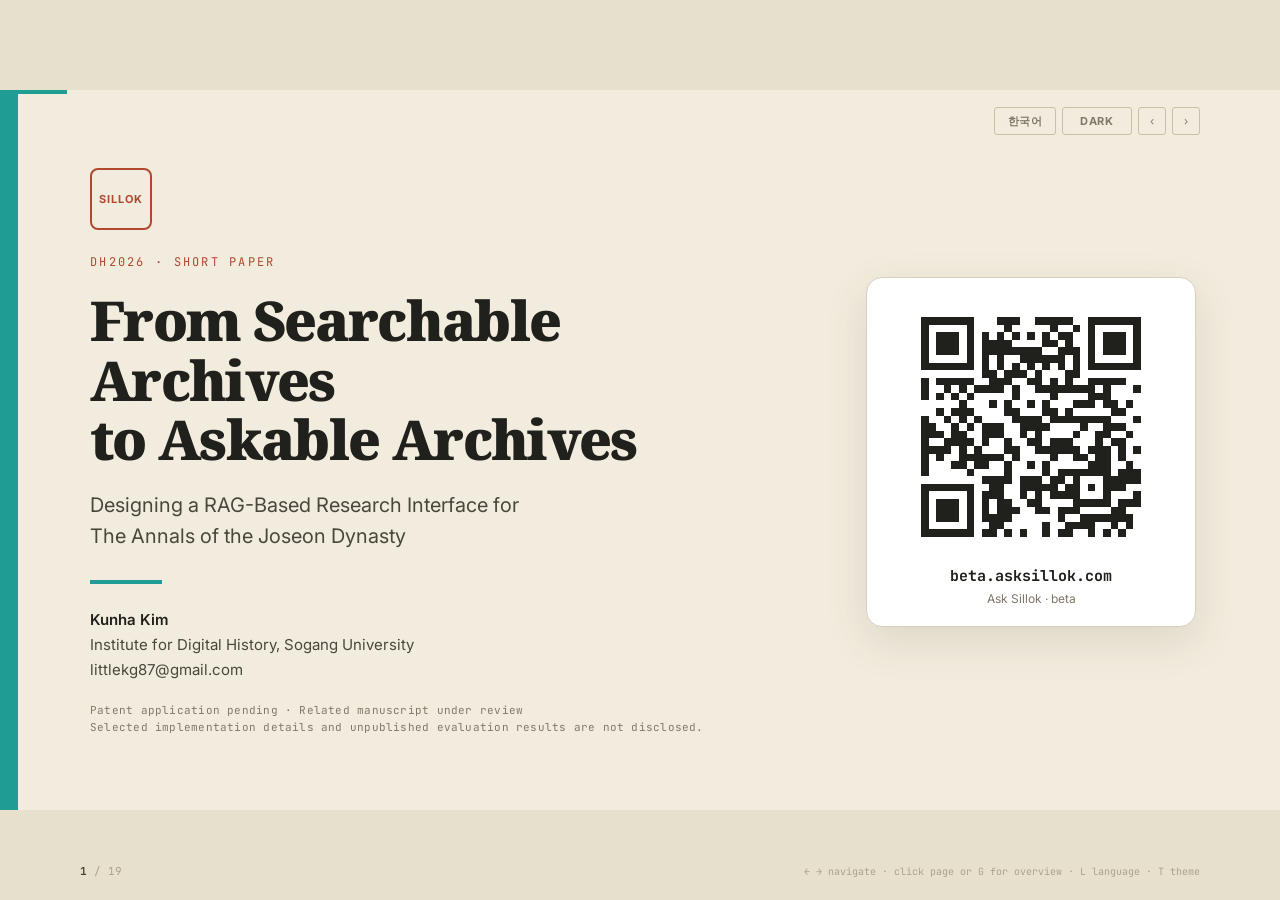
<file: Sillok_RAG/DH2026_AskableArchives_presentation.html>
<!DOCTYPE html>
<html lang="en" data-theme="light" data-lang="en">
<head>
<meta charset="UTF-8">
<meta name="viewport" content="width=device-width, initial-scale=1.0">
<title>From Searchable Archives to Askable Archives — DH2026</title>
<link rel="preconnect" href="https://fonts.googleapis.com">
<link rel="preconnect" href="https://fonts.gstatic.com" crossorigin>
<link href="https://fonts.googleapis.com/css2?family=Noto+Sans+KR:wght@400;500;600;700&family=Noto+Serif+KR:wght@400;600;700;900&family=Noto+Serif:wght@400;600;700;900&family=Inter:wght@300;400;500;600;700&family=JetBrains+Mono:wght@400;500;700&display=swap" rel="stylesheet">
<style>
:root{
  --paper:#F2ECDE;
  --paper-2:#F8F3E8;
  --sunk:#E7E0CD;
  --ink:#20201C;
  --ink-70:#4A463C;
  --ink-45:#817968;
  --ink-25:#AAA18B;
  --line:#C9C0A8;
  --line-soft:#DED6C2;
  --jade:#1F9D94;
  --jade-dark:#12756E;
  --jade-pale:#D8EBE5;
  --cinnabar:#B0492E;
  --gold:#B08D57;
  --white:#FFFFFF;
  --serif:"Noto Serif",Georgia,serif;
  --sans:"Inter",Arial,sans-serif;
  --mono:"JetBrains Mono",Consolas,monospace;
  --W:1280px;
  --H:720px;
}
html[data-theme="dark"]{
  --paper:#1C1C19;
  --paper-2:#24241F;
  --sunk:#141412;
  --ink:#F0EDE2;
  --ink-70:#C4BFAE;
  --ink-45:#918B7B;
  --ink-25:#696559;
  --line:#44443D;
  --line-soft:#30302B;
  --jade:#3FBFB4;
  --jade-dark:#6CD5CC;
  --jade-pale:#253B37;
  --cinnabar:#D97757;
  --gold:#C9A76A;
  --white:#24241F;
}
html[data-lang="ko"]{
  --serif:"Noto Serif KR","Noto Serif",Georgia,serif;
  --sans:"Noto Sans KR","Inter",Arial,sans-serif;
  --mono:"Noto Sans KR","JetBrains Mono",Consolas,sans-serif;
}
*{box-sizing:border-box;margin:0;padding:0}
html,body{width:100%;height:100%;overflow:hidden}
body{
  display:flex;align-items:center;justify-content:center;
  background:var(--sunk);color:var(--ink);font-family:var(--serif);
  -webkit-font-smoothing:antialiased;
}
.stage{position:relative;width:var(--W);height:var(--H);transform-origin:center center}
.slide{
  position:absolute;inset:0;width:var(--W);height:var(--H);
  display:none;overflow:hidden;background:var(--paper);
}
.slide.active{display:block}
.topline{position:absolute;left:0;right:0;top:0;height:4px;background:var(--jade)}
.masthead{
  position:absolute;left:80px;right:80px;top:48px;
  display:flex;align-items:flex-end;justify-content:space-between;
  padding-bottom:14px;border-bottom:1px solid var(--ink);
}
.eyebrow{
  font-family:var(--sans);font-size:12px;font-weight:700;letter-spacing:.26em;
  text-transform:uppercase;color:var(--ink);
}
.section-index{color:var(--jade-dark);margin-right:8px}
.num{font-family:var(--mono);font-size:12px;color:var(--ink-45);letter-spacing:.08em}
.headline{position:absolute;left:80px;right:80px;top:116px}
.kicker{
  font-family:var(--sans);font-size:12px;font-weight:700;letter-spacing:.18em;
  text-transform:uppercase;color:var(--ink-45);margin-bottom:14px;
}
.headline h1{
  max-width:1060px;font-size:43px;line-height:1.16;letter-spacing:-.025em;
  font-weight:900;color:var(--ink);
}
.headline h1.big{font-size:51px;line-height:1.1}
.headline h1 .jade{color:var(--jade-dark)}
.headline h1 .red{color:var(--cinnabar)}
.headline h1 .muted{color:var(--ink-45)}
.footline{
  position:absolute;left:80px;right:80px;bottom:58px;
  padding-top:14px;border-top:1px solid var(--line);
  font-family:var(--sans);font-size:15px;line-height:1.55;color:var(--ink-70);
}
.footline b{color:var(--ink);font-weight:600}
.claim{
  position:absolute;left:80px;right:80px;bottom:58px;
  background:var(--jade);color:#101614;padding:18px 26px;
  font-size:20px;line-height:1.4;
}
.claim b{font-weight:800}
.mono{font-family:var(--mono)}
.sans{font-family:var(--sans)}
.jade{color:var(--jade-dark)}
.red{color:var(--cinnabar)}

/* title and closing */
.title-grid,.closing-grid{
  position:absolute;inset:0;display:grid;grid-template-columns:1fr 330px;
  gap:70px;align-items:center;padding:62px 84px 58px 90px;
}
.title-grid::before,.closing-grid::before{
  content:"";position:absolute;left:0;top:0;bottom:0;width:18px;background:var(--jade);
}
.title-seal{
  width:62px;height:62px;border:2px solid var(--cinnabar);border-radius:8px;
  display:grid;place-items:center;font-family:var(--sans);font-size:11px;
  font-weight:700;letter-spacing:.1em;color:var(--cinnabar);margin-bottom:24px;
}
.title-kicker{
  font-family:var(--mono);font-size:12px;letter-spacing:.19em;text-transform:uppercase;
  color:var(--cinnabar);margin-bottom:20px;
}
.title-copy h1{font-size:55px;line-height:1.08;letter-spacing:-.03em;font-weight:900}
.title-sub{font-family:var(--sans);font-size:20px;line-height:1.55;color:var(--ink-70);margin-top:22px}
.title-rule{width:72px;height:4px;background:var(--jade);margin:28px 0 24px}
.title-by{font-family:var(--sans);font-size:15px;line-height:1.65;color:var(--ink-70)}
.title-by b{color:var(--ink);font-weight:600}
.status{
  font-family:var(--mono);font-size:11px;line-height:1.55;letter-spacing:.02em;
  color:var(--ink-45);margin-top:19px;max-width:650px;
}
.qr-block{
  background:#fff;border:1px solid #D8D0BF;border-radius:16px;
  padding:24px 24px 20px;text-align:center;
  box-shadow:0 14px 42px rgba(80,67,44,.13);
}
.qr-block img{width:250px;height:250px;display:block;margin:0 auto}
.qr-url{
  display:block;margin-top:14px;font-family:var(--mono);font-size:15px;
  color:#20201C;text-decoration:none;font-weight:700;
}
.qr-label{font-family:var(--sans);font-size:12px;color:#7E7768;margin-top:5px}

/* problem */
.compare{
  position:absolute;left:80px;right:80px;top:310px;
  display:grid;grid-template-columns:1fr 90px 1fr;align-items:center;
}
.compare-side{padding:4px 20px 4px 0}
.compare-side:last-child{padding:4px 0 4px 20px}
.compare-label{
  font-family:var(--mono);font-size:12px;letter-spacing:.14em;
  text-transform:uppercase;color:var(--ink-45);margin-bottom:14px;
}
.compare-side h2{font-size:35px;line-height:1.15;margin-bottom:12px}
.compare-side p{font-family:var(--sans);font-size:17px;line-height:1.58;color:var(--ink-70)}
.compare-arrow{font-family:var(--sans);font-size:38px;text-align:center;color:var(--cinnabar)}
.under-rule{width:44px;height:4px;background:var(--jade);margin-top:18px}

/* failure chain */
.chain{
  position:absolute;left:80px;right:80px;top:320px;
  display:flex;align-items:stretch;gap:0;
}
.chain-step{
  flex:1;min-width:0;padding:22px 8px 18px;text-align:center;
  border-top:2px solid var(--line);border-bottom:2px solid var(--line);
  background:var(--paper-2);
}
.chain-step:first-child{border-left:2px solid var(--line)}
.chain-step:last-child{border-right:2px solid var(--line)}
.chain-step.hot{background:var(--jade-pale);border-color:var(--jade)}
.chain-step .cs{font-family:var(--mono);font-size:11px;color:var(--ink-45);text-transform:uppercase}
.chain-step .ct{font-family:var(--sans);font-size:17px;font-weight:600;color:var(--ink);margin-top:9px}
.chain-arrow{width:32px;display:grid;place-items:center;font-family:var(--sans);font-size:19px;color:var(--cinnabar)}

/* three layers */
.layers{
  position:absolute;left:80px;right:80px;top:300px;
  display:grid;grid-template-columns:repeat(3,1fr);gap:30px;
}
.layer{padding-top:22px;border-top:5px solid var(--jade)}
.layer:nth-child(2){border-color:var(--gold)}
.layer:nth-child(3){border-color:var(--cinnabar)}
.layer-n{font-family:var(--mono);font-size:13px;font-weight:700;color:var(--ink-45)}
.layer h2{font-size:27px;line-height:1.2;margin:12px 0 12px}
.layer p{font-family:var(--sans);font-size:16px;line-height:1.58;color:var(--ink-70)}
.layer .when{
  display:inline-block;margin-top:17px;font-family:var(--mono);font-size:11px;
  letter-spacing:.08em;text-transform:uppercase;color:var(--jade-dark);
}
.layer:nth-child(2) .when{color:var(--gold)}
.layer:nth-child(3) .when{color:var(--cinnabar)}

/* actual XML structure */
.xml-structure{
  position:absolute;left:80px;right:80px;top:272px;
  display:grid;grid-template-columns:640px 1fr;gap:42px;align-items:start;
}
.xml-card{
  background:#20201C;color:#F2ECDE;border-left:5px solid var(--jade);
  padding:18px 22px 17px;box-shadow:0 12px 28px rgba(32,32,28,.12);
}
.xml-card-label{
  display:flex;justify-content:space-between;align-items:center;margin-bottom:12px;
  font-family:var(--mono);font-size:10px;letter-spacing:.11em;text-transform:uppercase;color:#AAA18B;
}
.xml-card-label b{color:#6FD3C9;font-weight:500}
.xml-code{font-family:var(--mono);font-size:12.5px;line-height:1.43;white-space:nowrap}
.xml-code .i1{padding-left:18px}
.xml-code .i2{padding-left:36px}
.xml-code .i3{padding-left:54px}
.xml-code .tag{color:#6FD3C9}
.xml-code .attr{color:#D98E6C}
.xml-code .val{color:#F1D18A}
.xml-code .body{color:#F2ECDE}
.xml-code .muted{color:#817968}
.xml-notes{padding-top:1px}
.xml-note{padding:10px 0 11px;border-top:1px solid var(--line)}
.xml-note:first-child{border-top:4px solid var(--jade);padding-top:11px}
.xml-note .xn{
  font-family:var(--mono);font-size:10px;letter-spacing:.12em;
  text-transform:uppercase;color:var(--jade-dark);margin-bottom:4px;
}
.xml-note h2{font-size:20px;line-height:1.16;margin-bottom:4px}
.xml-note p{font-family:var(--sans);font-size:13.5px;line-height:1.38;color:var(--ink-70)}
.xml-foot{display:flex;justify-content:space-between;gap:30px;align-items:flex-start}
.xml-foot .source{flex:0 0 350px;font-family:var(--mono);font-size:9px;line-height:1.45;color:var(--ink-45);text-align:right}
.xml-foot a{color:inherit;text-decoration:none;border-bottom:1px solid var(--line)}

/* metadata pair */
.paired{
  position:absolute;left:80px;right:80px;top:280px;display:grid;
  grid-template-columns:1fr 140px 1fr;gap:0;align-items:stretch;
}
.face{padding:27px 30px;background:var(--paper-2);border:1px solid var(--line)}
.face.text{border-left:5px solid var(--jade)}
.face.meta{border-right:5px solid var(--gold)}
.face-tag{font-family:var(--mono);font-size:12px;letter-spacing:.12em;text-transform:uppercase;color:var(--ink-45)}
.face h2{font-size:29px;margin:12px 0}
.face ul{list-style:none;font-family:var(--sans);font-size:16px;line-height:1.72;color:var(--ink-70)}
.face li::before{content:"— ";color:var(--jade)}
.face.meta li::before{color:var(--gold)}
.pair-key{
  align-self:center;text-align:center;font-family:var(--mono);font-size:12px;
  line-height:1.5;color:var(--cinnabar);
}
.pair-key::before,.pair-key::after{content:"";display:block;height:1px;background:var(--cinnabar);margin:12px 0}

/* bilingual */
.bilingual{
  position:absolute;left:80px;right:80px;top:292px;
  display:grid;grid-template-columns:1fr 140px 1fr;align-items:center;
}
.language{padding:24px 28px;border-top:4px solid var(--cinnabar)}
.language.classical{border-color:var(--jade)}
.language .lang{font-family:var(--mono);font-size:12px;letter-spacing:.12em;text-transform:uppercase;color:var(--ink-45)}
.language h2{font-size:31px;margin:12px 0 9px}
.language p{font-family:var(--sans);font-size:16px;line-height:1.55;color:var(--ink-70)}
.bridge{text-align:center}
.bridge .line{height:2px;background:var(--line);position:relative}
.bridge .line::after{
  content:"";position:absolute;right:-1px;top:-5px;border-left:9px solid var(--jade);
  border-top:6px solid transparent;border-bottom:6px solid transparent;
}
.bridge .word{font-family:var(--mono);font-size:11px;line-height:1.5;color:var(--jade-dark);margin-top:12px}

/* bilingual XML evidence */
.bilingual-xml{
  position:absolute;left:80px;right:80px;top:268px;
  display:grid;grid-template-columns:620px 1fr;gap:44px;align-items:start;
}
.bix-code{
  background:#20201C;color:#F2ECDE;border-left:5px solid var(--jade);
  padding:20px 23px 21px;box-shadow:0 12px 28px rgba(32,32,28,.12);
}
.bix-code .cap{
  display:flex;justify-content:space-between;margin-bottom:13px;
  font-family:var(--mono);font-size:10px;letter-spacing:.11em;text-transform:uppercase;color:#AAA18B;
}
.bix-code .cap b{color:#6FD3C9;font-weight:500}
.bix-lines{font-family:var(--mono);font-size:12.5px;line-height:1.6;white-space:nowrap}
.bix-lines .i1{padding-left:18px}
.bix-lines .i2{padding-left:36px}
.bix-lines .tag{color:#6FD3C9}
.bix-lines .attr{color:#D98E6C}
.bix-lines .val{color:#F1D18A}
.bix-lines .body{color:#F2ECDE}
.bix-lines .fade{color:#817968}
.bix-pair{border-top:4px solid var(--jade)}
.bix-id{
  padding:12px 0 11px;border-bottom:1px solid var(--line);
  font-family:var(--mono);font-size:10px;letter-spacing:.09em;color:var(--jade-dark);
}
.bix-language{padding:16px 0 15px;border-bottom:1px solid var(--line)}
.bix-language .lang{
  font-family:var(--mono);font-size:10px;letter-spacing:.12em;
  text-transform:uppercase;color:var(--ink-45);margin-bottom:6px;
}
.bix-language h2{font-size:23px;line-height:1.28}
.bix-language.classical h2{font-size:25px;line-height:1.35;color:var(--jade-dark)}
.bix-language p{font-family:var(--sans);font-size:13.5px;line-height:1.45;color:var(--ink-70);margin-top:6px}
.bix-source{font-family:var(--mono);font-size:9px!important;color:var(--ink-45)!important;text-align:right}
.bix-source a{color:inherit;text-decoration:none;border-bottom:1px solid var(--line)}

/* interactive embedding space */
.embedding-demo{
  position:absolute;left:80px;right:80px;top:276px;
  display:grid;grid-template-columns:690px 1fr;gap:44px;align-items:start;
}
.vector-stage{
  position:relative;height:302px;overflow:hidden;border:1px solid var(--line);
  background-color:var(--paper-2);
  background-image:
    linear-gradient(var(--line-soft) 1px,transparent 1px),
    linear-gradient(90deg,var(--line-soft) 1px,transparent 1px);
  background-size:48px 48px;
}
.vector-stage::before{
  content:"";position:absolute;left:34px;right:24px;bottom:30px;height:1px;background:var(--line);
}
.vector-stage::after{
  content:"";position:absolute;left:34px;top:22px;bottom:30px;width:1px;background:var(--line);
}
.vector-state{
  position:absolute;left:48px;top:20px;z-index:5;
  font-family:var(--mono);font-size:10px;letter-spacing:.12em;text-transform:uppercase;color:var(--cinnabar);
}
.vector-axis{
  position:absolute;z-index:4;font-family:var(--mono);font-size:9px;letter-spacing:.08em;color:var(--ink-25);
}
.vector-axis.x{right:24px;bottom:10px}.vector-axis.y{left:9px;top:34px;writing-mode:vertical-rl;transform:rotate(180deg)}
.vector-point{
  position:absolute;z-index:6;width:18px;height:18px;border-radius:50%;
  box-shadow:0 0 0 5px color-mix(in srgb,currentColor 15%,transparent);
  transition:left .85s cubic-bezier(.2,.75,.2,1),top .85s cubic-bezier(.2,.75,.2,1),background .4s,color .4s;
}
.vector-point span{
  position:absolute;left:24px;top:-3px;white-space:nowrap;
  font-family:var(--sans);font-size:12px;font-weight:600;color:var(--ink-70);
}
.vector-point.query{left:120px;top:72px;background:var(--cinnabar);color:var(--cinnabar)}
.vector-point.title-vector{left:190px;top:112px;background:var(--gold);color:var(--gold)}
.vector-point.body-vector{left:500px;top:205px;background:var(--ink-45);color:var(--ink-45)}
.vector-point.body-vector span{left:auto;right:24px;text-align:right}
.embedding-demo[data-state="ft"] .vector-point.body-vector{left:245px;top:125px;background:var(--jade);color:var(--jade)}
.embedding-demo[data-state="ft"] .vector-point.body-vector span{left:24px;right:auto;text-align:left;color:var(--jade-dark)}
.vector-point.distractor{width:12px;height:12px;background:var(--ink-25);color:var(--ink-25);box-shadow:none;z-index:3}
.vector-point.d1{left:430px;top:62px}.vector-point.d2{left:555px;top:110px}
.vector-point.d3{left:405px;top:245px}.vector-point.d4{left:585px;top:245px}
.vector-link{
  position:absolute;z-index:2;height:0;border-top:2px dashed var(--line);
  transform-origin:left center;transition:width .85s cubic-bezier(.2,.75,.2,1),transform .85s cubic-bezier(.2,.75,.2,1),border-color .4s;
}
.vector-link.title-link{left:129px;top:81px;width:81px;transform:rotate(30deg);border-color:var(--gold)}
.vector-link.body-link{left:129px;top:81px;width:403px;transform:rotate(19deg)}
.embedding-demo[data-state="ft"] .vector-link.body-link{width:136px;transform:rotate(23deg);border-color:var(--jade)}
.distance-note{
  position:absolute;right:24px;top:20px;z-index:5;text-align:right;
  font-family:var(--mono);font-size:10px;line-height:1.45;color:var(--ink-45);
}
.distance-note b{display:block;font-family:var(--sans);font-size:17px;color:var(--ink)}
.embedding-demo[data-state="ft"] .distance-note b{color:var(--jade-dark)}
.embedding-panel{padding-top:1px}
.embedding-controls{display:flex;gap:7px;margin-bottom:18px}
.embedding-controls button{
  border:1px solid var(--line);background:transparent;color:var(--ink-70);
  padding:8px 12px;border-radius:3px;cursor:pointer;font-family:var(--mono);
  font-size:10px;letter-spacing:.06em;text-transform:uppercase;
}
.embedding-controls button:hover{border-color:var(--jade);color:var(--jade-dark)}
.embedding-controls button[aria-pressed="true"]{background:var(--jade);border-color:var(--jade);color:#101614}
.embedding-reading{padding:14px 0;border-top:1px solid var(--line);opacity:.45;transition:opacity .35s}
.embedding-reading .mini{font-family:var(--mono);font-size:10px;letter-spacing:.12em;text-transform:uppercase;color:var(--ink-45)}
.embedding-reading h2{font-size:22px;line-height:1.18;margin:7px 0 5px}
.embedding-reading p{font-family:var(--sans);font-size:13.5px;line-height:1.45;color:var(--ink-70)}
.embedding-demo[data-state="base"] .embedding-reading.base,
.embedding-demo[data-state="ft"] .embedding-reading.ft{opacity:1}
.embedding-demo[data-state="base"] .embedding-reading.base{border-top:4px solid var(--cinnabar)}
.embedding-demo[data-state="ft"] .embedding-reading.ft{border-top:4px solid var(--jade)}
.embedding-caveat{margin-top:10px;font-family:var(--mono);font-size:9px;line-height:1.4;color:var(--ink-45)}

/* pipeline overview */
.pipeline{
  position:absolute;left:80px;right:80px;top:320px;display:flex;align-items:center;
}
.pipe-node{flex:1;text-align:center;padding:20px 10px;border-top:4px solid var(--jade)}
.pipe-node:nth-of-type(2){border-color:var(--gold)}
.pipe-node:nth-of-type(3){border-color:var(--gold)}
.pipe-node:nth-of-type(4){border-color:var(--cinnabar)}
.pipe-node:nth-of-type(5){border-color:var(--jade)}
.pipe-node .pn{font-family:var(--mono);font-size:11px;color:var(--ink-45);letter-spacing:.08em;text-transform:uppercase}
.pipe-node .pt{font-family:var(--sans);font-size:17px;font-weight:600;margin-top:10px}
.pipe-arrow{width:28px;text-align:center;color:var(--ink-25);font-family:var(--sans);font-size:20px}

/* query */
.query-flow{
  position:absolute;left:80px;right:80px;top:274px;
  display:grid;grid-template-columns:1fr 64px 1.15fr 64px 1fr;align-items:center;
}
.query-box{padding:24px 26px;border-left:5px solid var(--ink-45);background:var(--paper-2);min-height:205px}
.query-box.facets{border-color:var(--gold)}
.query-box.logged{border-color:var(--jade)}
.query-box .qt{font-family:var(--mono);font-size:11px;color:var(--ink-45);letter-spacing:.12em;text-transform:uppercase}
.query-box h2{font-size:25px;line-height:1.28;margin:13px 0}
.query-box p{font-family:var(--sans);font-size:15px;line-height:1.55;color:var(--ink-70)}
.facet-list{display:grid;grid-template-columns:1fr 1fr;gap:10px;margin-top:14px}
.facet{font-family:var(--mono);font-size:12px;color:var(--gold);padding-bottom:5px;border-bottom:1px solid var(--line)}
.q-arrow{text-align:center;color:var(--jade);font-family:var(--sans);font-size:28px}

/* dual retrieval */
.dual-flow{
  position:absolute;left:80px;right:80px;top:276px;height:300px;
}
.dual-wires{position:absolute;inset:0;width:100%;height:100%;overflow:visible;z-index:0}
.dual-wire{
  fill:none;stroke-width:3;stroke-linecap:round;stroke-linejoin:round;
  stroke-dasharray:1;stroke-dashoffset:0;
}
.dual-wire.semantic{stroke:var(--jade)}
.dual-wire.structured{stroke:var(--gold)}
.dual-wire.ranked{stroke:var(--cinnabar)}
.dual-junction{fill:var(--paper);stroke:var(--cinnabar);stroke-width:3}
.dual-node{
  position:absolute;z-index:2;background:var(--paper-2);
  box-shadow:0 0 0 1px var(--line-soft);
}
.dual-query{
  left:0;top:103px;width:190px;min-height:100px;
  border-left:5px solid var(--cinnabar);padding:20px 20px 18px;
}
.dual-query .dq,.dual-node .dn-label{
  font-family:var(--mono);font-size:9px;color:var(--ink-45);
  text-transform:uppercase;letter-spacing:.12em;
}
.dual-query .dq{color:var(--cinnabar)}
.dual-query h2{font-size:22px;line-height:1.2;margin-top:9px}
.route-card{
  left:285px;width:310px;min-height:112px;padding:17px 21px;
  border-top:4px solid var(--jade);
}
.route-card.semantic{top:10px}
.route-card.structured{top:178px;border-color:var(--gold)}
.route-card h3{font-size:21px;margin:7px 0 5px}
.route-card p{font-family:var(--sans);font-size:13px;line-height:1.4;color:var(--ink-70)}
.merge-card{
  left:700px;top:95px;width:150px;height:130px;padding:20px 14px;text-align:center;
  border:2px solid var(--cinnabar);border-radius:50%;display:grid;place-content:center;
  background:var(--paper);
}
.merge-card h3{font-size:19px;line-height:1.2;margin:7px 0 5px}
.merge-card p{font-family:var(--mono);font-size:8.5px;color:var(--ink-45);text-transform:uppercase}
.rank-card{
  left:925px;top:70px;width:195px;min-height:180px;padding:17px 18px;
  border-top:4px solid var(--cinnabar);
}
.rank-card h3{font-size:22px;margin:7px 0 11px}
.rank-list{display:grid;gap:7px}
.rank-row{
  display:grid;grid-template-columns:20px 1fr 36px;align-items:center;gap:7px;
  font-family:var(--mono);font-size:9px;padding:6px 0;border-top:1px solid var(--line);
}
.rank-row b{font-size:12px;color:var(--cinnabar)}
.rank-row span:last-child{text-align:right;color:var(--jade-dark)}
.parallel-label,.merge-label{
  position:absolute;z-index:3;font-family:var(--mono);font-size:8.5px;
  letter-spacing:.12em;text-transform:uppercase;color:var(--ink-45);
}
.parallel-label{left:285px;top:-13px}
.merge-label{left:701px;top:72px;color:var(--cinnabar)}
.dual-replay{
  position:absolute;right:0;top:-26px;z-index:4;border:0;border-bottom:1px solid var(--line);
  background:transparent;color:var(--ink-45);cursor:pointer;padding:2px 0;
  font-family:var(--mono);font-size:9px;text-transform:uppercase;letter-spacing:.08em;
}
.dual-replay:hover{color:var(--jade-dark);border-color:var(--jade)}
.dual-flow.playing .dual-wire{stroke-dashoffset:1}
.dual-flow.playing .dual-wire.split{animation:draw-dual .72s ease-out .14s forwards}
.dual-flow.playing .dual-wire.join{animation:draw-dual .72s ease-out .88s forwards}
.dual-flow.playing .dual-wire.ranked{animation:draw-dual .5s ease-out 1.62s forwards}
.dual-flow.playing .dual-query{animation:query-pulse .55s ease-out .08s both}
.dual-flow.playing .route-card{animation:node-arrive .4s ease-out .72s both}
.dual-flow.playing .merge-card{animation:merge-pulse .5s ease-out 1.5s both}
.dual-flow.playing .rank-card{animation:node-arrive .45s ease-out 2.02s both}
.dual-flow.playing .rank-row:nth-child(1){animation:rank-arrive .28s ease-out 2.22s both}
.dual-flow.playing .rank-row:nth-child(2){animation:rank-arrive .28s ease-out 2.34s both}
.dual-flow.playing .rank-row:nth-child(3){animation:rank-arrive .28s ease-out 2.46s both}
@keyframes draw-dual{to{stroke-dashoffset:0}}
@keyframes query-pulse{0%{transform:scale(.94);opacity:.35}65%{transform:scale(1.025)}100%{transform:scale(1);opacity:1}}
@keyframes node-arrive{0%{opacity:.18;transform:translateY(8px)}100%{opacity:1;transform:translateY(0)}}
@keyframes merge-pulse{0%{opacity:.2;transform:scale(.82)}70%{transform:scale(1.05)}100%{opacity:1;transform:scale(1)}}
@keyframes rank-arrive{0%{opacity:0;transform:translateX(-8px)}100%{opacity:1;transform:translateX(0)}}
@media (prefers-reduced-motion:reduce){
  .dual-flow.playing .dual-wire,.dual-flow.playing .dual-node,.dual-flow.playing .rank-row{
    animation:none!important;stroke-dashoffset:0!important;opacity:1!important;transform:none!important;
  }
}

/* interactive historical weighting */
.score-sim{
  position:absolute;left:80px;right:80px;top:270px;bottom:62px;
  display:grid;grid-template-columns:1.52fr .72fr;gap:28px;
}
.score-controls{
  min-width:0;background:var(--paper-2);border-top:4px solid var(--jade);
  padding:18px 24px 16px;
}
.score-example{
  display:flex;justify-content:space-between;gap:20px;align-items:flex-start;
  padding-bottom:13px;border-bottom:1px solid var(--line);
}
.score-example .se-label{
  font-family:var(--mono);font-size:9px;letter-spacing:.12em;
  text-transform:uppercase;color:var(--cinnabar);
}
.score-example p{font-family:var(--sans);font-size:14px;line-height:1.4;color:var(--ink-70);margin-top:4px}
.score-formula{
  flex:0 0 auto;font-family:var(--mono);font-size:12px;font-weight:700;
  color:var(--jade-dark);padding-top:2px;
}
.distance-control{
  display:grid;grid-template-columns:124px 1fr 48px;gap:14px;
  align-items:center;margin:14px 0 12px;
}
.distance-control label{
  font-family:var(--sans);font-size:13px;font-weight:600;color:var(--ink);
}
.distance-control input{width:100%;accent-color:var(--jade);cursor:pointer}
.distance-control output{
  font-family:var(--mono);font-size:13px;color:var(--jade-dark);text-align:right;
}
.score-chips{display:grid;grid-template-columns:repeat(2,minmax(0,1fr));gap:8px}
.score-chip{
  min-width:0;min-height:54px;padding:9px 11px;border:1px solid var(--line);
  background:transparent;color:var(--ink);cursor:pointer;text-align:left;
  display:grid;grid-template-columns:1fr auto;column-gap:9px;align-content:center;
  font-family:var(--sans);
}
.score-chip:hover{border-color:var(--jade)}
.score-chip[aria-pressed="true"]{background:var(--jade-pale);border-color:var(--jade)}
.score-chip .sc-name{font-size:13px;font-weight:700}
.score-chip .sc-value{font-family:var(--mono);font-size:13px;font-weight:700;color:var(--jade-dark)}
.score-chip .sc-why{
  grid-column:1 / -1;font-family:var(--mono);font-size:8.5px;
  line-height:1.35;color:var(--ink-45);margin-top:3px;
}
.score-actions{display:flex;justify-content:space-between;align-items:center;margin-top:10px}
.score-actions span{font-family:var(--mono);font-size:8.5px;color:var(--ink-45)}
.score-reset{
  border:0;border-bottom:1px solid var(--line);background:transparent;color:var(--ink-45);
  cursor:pointer;font-family:var(--mono);font-size:9px;text-transform:uppercase;padding:2px 0;
}
.score-ledger{
  background:var(--paper-2);border-left:1px solid var(--line);
  padding:20px 24px;display:flex;flex-direction:column;
}
.score-ledger .sl-title{
  font-family:var(--mono);font-size:9px;letter-spacing:.12em;
  text-transform:uppercase;color:var(--ink-45);margin-bottom:10px;
}
.score-metric{
  display:flex;align-items:baseline;justify-content:space-between;
  padding:10px 0;border-bottom:1px solid var(--line);
}
.score-metric .sm-label{font-family:var(--sans);font-size:13px;color:var(--ink-70)}
.score-metric .sm-value{font-family:var(--mono);font-size:22px;font-weight:700}
.score-metric.final{border-bottom:0;padding-top:16px}
.score-metric.final .sm-label{font-weight:700;color:var(--ink)}
.score-metric.final .sm-value{font-size:39px;color:var(--jade-dark)}
.score-bar{height:7px;background:var(--line-soft);overflow:hidden;margin:4px 0 12px}
.score-bar i{display:block;width:36%;height:100%;background:var(--jade);transition:width .3s ease}
.score-reading{
  margin-top:auto;padding-top:11px;border-top:1px solid var(--line);
  font-family:var(--sans);font-size:11px;line-height:1.45;color:var(--ink-45);
}
.score-reading b{color:var(--ink)}

/* provenance */
.return-path{
  position:absolute;left:80px;right:80px;top:310px;display:flex;align-items:stretch;
}
.return-node{flex:1;padding:22px 16px;text-align:center;border-top:4px solid var(--jade)}
.return-node:last-of-type{border-color:var(--cinnabar)}
.return-node .rk{font-family:var(--mono);font-size:11px;color:var(--ink-45);text-transform:uppercase}
.return-node .rv{font-family:var(--sans);font-size:18px;font-weight:600;line-height:1.35;margin-top:11px}
.return-arrow{width:38px;display:grid;place-items:center;color:var(--jade);font-size:22px}

/* evaluation */
.two-judgments{
  position:absolute;left:80px;right:80px;top:286px;
  display:grid;grid-template-columns:1fr 1fr;gap:48px;
}
.judgment{padding-top:24px;border-top:5px solid var(--jade)}
.judgment.human{border-color:var(--cinnabar)}
.judgment .jt{font-family:var(--mono);font-size:11px;letter-spacing:.12em;text-transform:uppercase;color:var(--ink-45)}
.judgment h2{font-size:30px;margin:12px 0 14px}
.judgment p{font-family:var(--sans);font-size:17px;line-height:1.62;color:var(--ink-70)}
.judgment .question{margin-top:18px;font-family:var(--serif);font-size:20px;color:var(--ink)}

/* human in the loop */
.human-loop{
  position:absolute;left:80px;right:80px;top:294px;
  display:grid;grid-template-columns:1fr 58px 1.15fr 58px 1fr;align-items:start;
}
.validation-step{padding:22px 4px 0;border-top:5px solid var(--jade)}
.validation-step.expert{border-color:var(--cinnabar)}
.validation-step.refine{border-color:var(--gold)}
.validation-step .vs-label{
  font-family:var(--mono);font-size:10px;letter-spacing:.11em;
  text-transform:uppercase;color:var(--ink-45);
}
.validation-step h2{font-size:25px;line-height:1.25;margin:12px 0 11px}
.validation-step p{font-family:var(--sans);font-size:15px;line-height:1.55;color:var(--ink-70)}
.validation-arrow{
  display:grid;place-items:center;padding-top:44px;
  font-family:var(--sans);font-size:28px;color:var(--jade);
}

/* whole architecture */
.timescales{
  position:absolute;left:80px;right:80px;top:274px;display:grid;gap:0;
}
.timescale{
  display:grid;grid-template-columns:170px 1fr 170px;align-items:center;
  min-height:92px;border-top:1px solid var(--line);padding:12px 0;
}
.timescale:last-child{border-bottom:1px solid var(--line)}
.ts-when{font-family:var(--mono);font-size:11px;text-transform:uppercase;letter-spacing:.12em;color:var(--ink-45)}
.ts-flow{font-family:var(--sans);font-size:17px;font-weight:600;color:var(--ink)}
.ts-flow span{color:var(--jade-dark)}
.ts-owner{text-align:right;font-family:var(--sans);font-size:14px;color:var(--ink-70)}

/* live technology stack */
.tech-proof{
  position:absolute;left:80px;right:80px;top:232px;
  display:flex;align-items:center;gap:14px;
  font-family:var(--mono);font-size:10px;letter-spacing:.11em;
  text-transform:uppercase;color:var(--ink-45);
}
.tech-proof::before{content:"";width:42px;height:4px;background:var(--cinnabar)}
.tech-proof b{color:var(--cinnabar)}
.tech-stack-rail{
  position:absolute;left:80px;right:80px;top:278px;height:210px;
  display:grid;grid-template-columns:150px 40px 210px 40px 190px 40px 230px 40px 180px;
  align-items:center;
}
.tech-node{
  min-height:170px;padding:19px 17px 17px;background:var(--paper-2);
  border-top:6px solid var(--ink-45);box-shadow:0 0 0 1px var(--line-soft);
  display:flex;flex-direction:column;justify-content:flex-start;
}
.tech-node.aws{border-color:var(--gold)}
.tech-node.npu{border-color:var(--jade);min-height:194px;padding-top:25px}
.tech-node.vectors{
  border-color:var(--gold);min-height:194px;padding-top:25px;
  box-shadow:0 0 0 2px color-mix(in srgb,var(--gold) 42%,transparent);
}
.tech-node .tn-label{
  font-family:var(--mono);font-size:9px;line-height:1.35;
  letter-spacing:.11em;text-transform:uppercase;color:var(--ink-45);
}
.tech-node.aws .tn-label{color:var(--gold)}
.tech-node.npu .tn-label{color:var(--jade-dark)}
.tech-node h3{font-size:23px;line-height:1.16;margin:12px 0 10px}
.tech-node.npu h3,.tech-node.vectors h3{font-size:27px}
.tech-node p{
  margin-top:auto;font-family:var(--sans);font-size:13.5px;line-height:1.42;color:var(--ink-70);
}
.tech-node.vectors p b{display:block;color:var(--gold);font-family:var(--mono);font-size:11px;text-transform:uppercase;margin-bottom:4px}
.tech-arrow{
  position:relative;height:2px;background:var(--line);color:var(--ink-45);
}
.tech-arrow::after{
  content:"";position:absolute;right:-1px;top:-5px;
  border-left:8px solid currentColor;border-top:6px solid transparent;border-bottom:6px solid transparent;
}
.research-team{
  position:absolute;left:80px;right:80px;bottom:54px;height:116px;
  display:grid;grid-template-columns:270px 1fr;align-items:center;
  background:var(--jade-dark);color:#fff;border-left:8px solid var(--gold);padding:20px 26px;
}
.research-team .team-kicker{
  font-family:var(--mono);font-size:10px;letter-spacing:.13em;
  text-transform:uppercase;color:rgba(255,255,255,.68);
}
.research-team h2{font-size:26px;line-height:1.15;margin-top:7px;color:#fff}
.research-team .team-copy{
  border-left:1px solid rgba(255,255,255,.28);padding-left:26px;
}
.research-team .team-copy p{font-family:var(--sans);font-size:12px;line-height:1.35;color:rgba(255,255,255,.66)}
.research-team .team-members{
  margin-top:7px;font-family:var(--sans);font-size:18px;font-weight:700;line-height:1.3;
  letter-spacing:-.01em;color:#fff;
}
.tech-slide.active .tech-node{animation:tech-rise .42s ease-out both}
.tech-slide.active .tech-arrow{animation:tech-draw .35s ease-out both;transform-origin:left center}
.tech-slide.active .tech-stack-rail > :nth-child(1){animation-delay:.08s}
.tech-slide.active .tech-stack-rail > :nth-child(2){animation-delay:.28s}
.tech-slide.active .tech-stack-rail > :nth-child(3){animation-delay:.42s}
.tech-slide.active .tech-stack-rail > :nth-child(4){animation-delay:.62s}
.tech-slide.active .tech-stack-rail > :nth-child(5){animation-delay:.76s}
.tech-slide.active .tech-stack-rail > :nth-child(6){animation-delay:.96s}
.tech-slide.active .tech-stack-rail > :nth-child(7){animation-delay:1.1s}
.tech-slide.active .tech-stack-rail > :nth-child(8){animation-delay:1.3s}
.tech-slide.active .tech-stack-rail > :nth-child(9){animation-delay:1.44s}
.tech-slide.active .research-team{animation:team-reveal .5s ease-out 1.72s both}
@keyframes tech-rise{from{opacity:0;transform:translateY(12px)}to{opacity:1;transform:translateY(0)}}
@keyframes tech-draw{from{opacity:0;transform:scaleX(0)}to{opacity:1;transform:scaleX(1)}}
@keyframes team-reveal{from{opacity:0;transform:translateY(14px)}to{opacity:1;transform:translateY(0)}}
@media (prefers-reduced-motion:reduce){
  .tech-slide.active .tech-node,.tech-slide.active .tech-arrow,.tech-slide.active .research-team{
    animation:none!important;opacity:1!important;transform:none!important;
  }
}

/* closing */
.closing-copy h1{font-size:45px;line-height:1.14;letter-spacing:-.025em}
.closing-points{list-style:none;margin-top:28px}
.closing-points li{
  font-family:var(--sans);font-size:18px;line-height:1.45;color:var(--ink-70);
  margin:13px 0;padding-left:24px;position:relative;
}
.closing-points li::before{content:"";position:absolute;left:0;top:.7em;width:10px;height:3px;background:var(--jade)}
.closing-points b{color:var(--ink)}
.closing-status{
  font-family:var(--mono);font-size:11px;line-height:1.55;color:var(--ink-45);
  margin-top:25px;padding-top:16px;border-top:1px solid var(--line);
}

/* chrome */
.nav{position:absolute;right:80px;top:17px;z-index:40;display:flex;gap:6px}
.nav button{
  height:28px;min-width:28px;border:1px solid var(--line);background:transparent;
  color:var(--ink-45);border-radius:3px;cursor:pointer;font-family:var(--sans);font-size:11px;
}
.nav button:hover{border-color:var(--jade);color:var(--jade-dark)}
.nav .theme{width:70px;font-weight:700;text-transform:uppercase;letter-spacing:.05em}
.nav .lang-toggle{width:62px;font-weight:700;letter-spacing:.03em}
.progress{position:absolute;left:0;top:0;height:4px;background:var(--jade);z-index:60;transition:width .25s}
.page{
  position:absolute;left:80px;bottom:18px;z-index:40;
  border:0;background:transparent;padding:4px 0;cursor:pointer;
  font-family:var(--mono);font-size:11px;color:var(--ink-25);
}
.page b{color:var(--ink-70)}
.page:hover,.page:focus-visible{color:var(--jade-dark)}
.page:focus-visible{outline:1px solid var(--jade);outline-offset:4px}
.masthead .num{cursor:pointer}
.masthead .num:hover{color:var(--jade-dark)}
.keys{position:absolute;right:80px;bottom:22px;z-index:40;font-family:var(--mono);font-size:10px;color:var(--ink-25)}
.jump{
  position:absolute;inset:0;z-index:100;background:rgba(0,0,0,.62);
  display:none;align-items:center;justify-content:center;
}
.jump.open{display:flex}
.jump-box{
  width:640px;max-height:560px;overflow:auto;background:var(--paper);
  border:1px solid var(--line);padding:22px 26px;box-shadow:0 20px 70px rgba(0,0,0,.35);
}
.jump-head{font-family:var(--mono);font-size:11px;color:var(--ink-45);margin-bottom:12px}
.jump-item{
  display:grid;grid-template-columns:48px 1fr;gap:16px;padding:10px 0;
  border-top:1px solid var(--line-soft);cursor:pointer;
}
.jump-item:hover,.jump-item.current{color:var(--jade-dark)}
.jump-item span:first-child{font-family:var(--mono);font-size:11px}
.jump-item span:last-child{font-family:var(--sans);font-size:14px}
@media print{
  body{display:block;overflow:visible;background:#fff}
  .stage{transform:none!important;width:1280px;height:auto}
  .slide{display:block!important;position:relative;page-break-after:always}
  .nav,.progress,.page,.keys,.jump{display:none!important}
}
</style>
</head>
<body>
<main class="stage" id="stage">
  <div class="progress" id="progress"></div>
  <div class="nav">
    <button class="lang-toggle" id="languageBtn" type="button" aria-label="Switch to Korean">한국어</button>
    <button class="theme" id="themeBtn">Dark</button>
    <button id="prevBtn" aria-label="Previous slide">&#8249;</button>
    <button id="nextBtn" aria-label="Next slide">&#8250;</button>
  </div>

  <!-- 01 TITLE -->
  <section class="slide active" data-title="Title">
    <div class="title-grid">
      <div class="title-copy">
        <div class="title-seal">SILLOK</div>
        <div class="title-kicker">DH2026 · Short Paper</div>
        <h1>From Searchable Archives<br>to Askable Archives</h1>
        <div class="title-sub">Designing a RAG-Based Research Interface for<br>The Annals of the Joseon Dynasty</div>
        <div class="title-rule"></div>
        <div class="title-by"><b>Kunha Kim</b><br>Institute for Digital History, Sogang University<br>littlekg87@gmail.com</div>
        <div class="status">Patent application pending · Related manuscript under review<br>Selected implementation details and unpublished evaluation results are not disclosed.</div>
      </div>
      <div class="qr-block">
        <img src="asksillok-qr.svg" alt="QR code for Ask Sillok">
        <a class="qr-url" href="https://beta.asksillok.com" target="_blank" rel="noopener">beta.asksillok.com</a>
        <div class="qr-label">Ask Sillok · beta</div>
      </div>
    </div>
  </section>

  <!-- 02 -->
  <section class="slide" data-title="Searchable is not askable">
    <div class="topline"></div>
    <div class="masthead"><div class="eyebrow">The Problem</div><div class="num">01 / Motivation</div></div>
    <div class="headline"><div class="kicker">Digitized does not mean understood</div><h1 class="big">The Annals are searchable.<br>They are not yet <span class="jade">askable</span>.</h1></div>
    <div class="compare">
      <div class="compare-side">
        <div class="compare-label">Searchable archive</div>
        <h2>Find a known word</h2>
        <p>You must already know the person, office, event, or historical expression to enter.</p>
        <div class="under-rule"></div>
      </div>
      <div class="compare-arrow">&rarr;</div>
      <div class="compare-side">
        <div class="compare-label">Askable archive</div>
        <h2>Begin with a research question</h2>
        <p>The system helps discover records whose historical vocabulary you did not yet know.</p>
        <div class="under-rule"></div>
      </div>
    </div>
  </section>

  <!-- 03 -->
  <section class="slide" data-title="Quality is a pipeline decision">
    <div class="topline"></div>
    <div class="masthead"><div class="eyebrow">The Reframing</div><div class="num">02 / Pipeline</div></div>
    <div class="headline"><div class="kicker">The wrong first question: which LLM?</div><h1>RAG quality is decided across the pipeline,<br><span class="jade">before generation begins</span>.</h1></div>
    <div class="chain">
      <div class="chain-step hot"><div class="cs">source</div><div class="ct">Structure</div></div><div class="chain-arrow">&rarr;</div>
      <div class="chain-step"><div class="cs">prepare</div><div class="ct">Evidence units</div></div><div class="chain-arrow">&rarr;</div>
      <div class="chain-step hot"><div class="cs">encode</div><div class="ct">Bilingual space</div></div><div class="chain-arrow">&rarr;</div>
      <div class="chain-step"><div class="cs">retrieve</div><div class="ct">Candidate set</div></div><div class="chain-arrow">&rarr;</div>
      <div class="chain-step hot"><div class="cs">rank</div><div class="ct">Historical signals</div></div><div class="chain-arrow">&rarr;</div>
      <div class="chain-step"><div class="cs">answer</div><div class="ct">Provenance</div></div>
    </div>
    <div class="claim">What determines quality is not one model, but <b>the design between models and sources</b>.</div>
  </section>

  <!-- 04 -->
  <section class="slide" data-title="Three layers of Ask Sillok">
    <div class="topline"></div>
    <div class="masthead"><div class="eyebrow">Ask Sillok</div><div class="num">03 / Three Layers</div></div>
    <div class="headline"><div class="kicker">An end-to-end design for historical RAG</div><h1>Ask Sillok is built in <span class="jade">three connected layers</span>.</h1></div>
    <div class="layers">
      <div class="layer">
        <div class="layer-n">01</div><h2>Archive Construction</h2>
        <p>Preserve source structure, manage metadata, and bridge the archive's two languages.</p>
        <div class="when">done once · offline</div>
      </div>
      <div class="layer">
        <div class="layer-n">02</div><h2>Retrieval Orchestration</h2>
        <p>Reformulate the question, search through two paths, and reorder evidence with historical signals.</p>
        <div class="when">repeated · every query</div>
      </div>
      <div class="layer">
        <div class="layer-n">03</div><h2>Expert-Grounded Validation</h2>
        <p>Let historians judge the evidence and feed that judgment back into the system.</p>
        <div class="when">continuous · feedback</div>
      </div>
    </div>
  </section>

  <!-- 05 -->
  <section class="slide" data-title="Structure before vectors">
    <div class="topline"></div>
    <div class="masthead"><div class="eyebrow"><span class="section-index">01</span>Archive Construction</div><div class="num">04 / Source Structure</div></div>
    <div class="headline"><div class="kicker">The archive already contains its own boundaries</div><h1>The source structure comes <span class="jade">before</span> the vector database.</h1></div>
    <div class="xml-structure">
      <div class="xml-card">
        <div class="xml-card-label"><span>Actual Sillok XML · abridged</span><b>Taejo 2 · 1393-01-06</b></div>
        <div class="xml-code">
          <div><span class="tag">&lt;level5</span> <span class="attr">id</span>=<span class="val">"waa_10201006_001"</span><span class="tag">&gt;</span></div>
          <div class="i1"><span class="tag">&lt;front&gt;&lt;biblioData</span> <span class="attr">type</span>=<span class="val">"T"</span><span class="tag">&gt;</span></div>
          <div class="i2"><span class="tag">&lt;mainTitle&gt;</span><span class="body">도당에 명하여 평양에 성을 쌓도록 하다</span><span class="tag">&lt;/mainTitle&gt;</span></div>
          <div class="i2"><span class="tag">&lt;dateOccured</span> <span class="attr">date</span>=<span class="val">"1393-01-06L0"</span> <span class="attr">type</span>=<span class="val">"서기"</span><span class="tag">/&gt;</span></div>
          <div class="i2"><span class="tag">&lt;subjectClass&gt;</span><span class="body">군사-관방(關防)</span><span class="tag">&lt;/subjectClass&gt;</span></div>
          <div class="i1"><span class="tag">&lt;/biblioData&gt;&lt;/front&gt;</span></div>
          <div class="i1"><span class="tag">&lt;text&gt;&lt;content&gt;&lt;paragraph&gt;</span></div>
          <div class="i2"><span class="body">○壬子/命都評議使司, 城</span></div>
          <div class="i3"><span class="tag">&lt;index</span> <span class="attr">type</span>=<span class="val">"지명"</span><span class="tag">&gt;</span><span class="body">平壤</span><span class="tag">&lt;/index&gt;</span><span class="body">。</span></div>
          <div class="i1"><span class="tag">&lt;/paragraph&gt;&lt;/content&gt;&lt;/text&gt;</span></div>
          <div><span class="tag">&lt;/level5&gt;</span></div>
        </div>
      </div>
      <div class="xml-notes">
        <div class="xml-note">
          <div class="xn">Identity</div>
          <h2>The article is already a unit.</h2>
          <p>The persistent <span class="mono">level5 id</span> anchors retrieval, citation, and return to the source.</p>
        </div>
        <div class="xml-note">
          <div class="xn">Context</div>
          <h2>Metadata is part of the record.</h2>
          <p>Date and subject classification can be searched without flattening them into body text.</p>
        </div>
        <div class="xml-note">
          <div class="xn">Meaning</div>
          <h2>The body contains typed entities.</h2>
          <p>In-text markup identifies <span class="mono">平壤</span> as a place, preserving a second retrieval signal.</p>
        </div>
      </div>
    </div>
    <div class="footline xml-foot">
      <span>The XML is not merely a text container. <b>It is the archive's data model.</b></span>
      <span class="source">Public Sillok XML, article waa_10201006_001 · abridged for display<br><a href="https://sillok.history.go.kr/id/kaa_10201006_001" target="_blank" rel="noopener">National Institute of Korean History record</a> · <a href="https://wikidocs.net/239521" target="_blank" rel="noopener">XML structure reference</a></span>
    </div>
  </section>

  <!-- 06 -->
  <section class="slide" data-title="Metadata and text">
    <div class="topline"></div>
    <div class="masthead"><div class="eyebrow"><span class="section-index">01</span>Archive Construction</div><div class="num">05 / Metadata</div></div>
    <div class="headline"><div class="kicker">Two stores, one evidence object</div><h1>Separate metadata from text.<br>Never separate <span class="jade">provenance from evidence</span>.</h1></div>
    <div class="paired">
      <div class="face text">
        <div class="face-tag">Text layer</div><h2>What is read</h2>
        <ul><li>Classical Chinese body</li><li>Modern Korean title</li><li>Retrievable evidence unit</li></ul>
      </div>
      <div class="pair-key">persistent<br>record ID</div>
      <div class="face meta">
        <div class="face-tag">Metadata layer</div><h2>Where it belongs</h2>
        <ul><li>Reign and date</li><li>Source hierarchy</li><li>Subjects and return link</li></ul>
      </div>
    </div>
    <div class="footline">The metadata is managed separately, then rejoined for <b>filtering, ranking, citation, and return to the original</b>.</div>
  </section>

  <!-- 07 -->
  <section class="slide" data-title="A bilingual archive">
    <div class="topline"></div>
    <div class="masthead"><div class="eyebrow"><span class="section-index">01</span>Archive Construction</div><div class="num">06 / Two Languages</div></div>
    <div class="headline"><div class="kicker">The query and the source do not speak the same language</div><h1>The Annals are <span class="jade">bilingual by design</span>.</h1></div>
    <div class="bilingual">
      <div class="language">
        <div class="lang">Modern Korean</div><h2>Question and title</h2>
        <p>The language in which a present-day historian asks and names an event.</p>
      </div>
      <div class="bridge">
        <div class="line"></div><div class="word">semantic<br>alignment</div>
      </div>
      <div class="language classical">
        <div class="lang">Classical Chinese</div><h2>Historical body</h2>
        <p>The language in which the original record preserves the event.</p>
      </div>
    </div>
    <div class="claim">A modern-language question must reach a source written in the language of its time.</div>
  </section>

  <!-- 08 -->
  <section class="slide" data-title="Two languages in one XML record">
    <div class="topline"></div>
    <div class="masthead"><div class="eyebrow"><span class="section-index">01</span>Archive Construction</div><div class="num">07 / XML Evidence</div></div>
    <div class="headline"><div class="kicker">The bilingual problem exists inside each article</div><h1>One XML record contains <span class="red">a Korean title</span><br>and <span class="jade">a Classical Chinese body</span>.</h1></div>
    <div class="bilingual-xml">
      <div class="bix-code">
        <div class="cap"><span>Actual Sillok XML · abridged</span><b>waa_10201006_001</b></div>
        <div class="bix-lines">
          <div><span class="tag">&lt;level5</span> <span class="attr">id</span>=<span class="val">"waa_10201006_001"</span><span class="tag">&gt;</span></div>
          <div class="i1"><span class="tag">&lt;front&gt;</span></div>
          <div class="i2"><span class="tag">&lt;mainTitle&gt;</span><span class="body">도당에 명하여 평양에 성을 쌓도록 하다</span><span class="tag">&lt;/mainTitle&gt;</span></div>
          <div class="i1"><span class="tag">&lt;/front&gt;</span></div>
          <div class="i1"><span class="tag">&lt;text&gt;&lt;content&gt;&lt;paragraph&gt;</span></div>
          <div class="i2"><span class="body">○壬子/命都評議使司, 城 </span><span class="tag">&lt;index</span> <span class="attr">type</span>=<span class="val">"지명"</span><span class="tag">&gt;</span><span class="body">平壤</span><span class="tag">&lt;/index&gt;</span><span class="body">。</span></div>
          <div class="i1"><span class="tag">&lt;/paragraph&gt;&lt;/content&gt;&lt;/text&gt;</span></div>
          <div><span class="tag">&lt;/level5&gt;</span></div>
        </div>
      </div>
      <div class="bix-pair">
        <div class="bix-id">same article ID · two linguistic surfaces</div>
        <div class="bix-language">
          <div class="lang">Korean · retrieval-facing title</div>
          <h2>도당에 명하여 평양에 성을 쌓도록 하다</h2>
          <p>Names the event in the language of the modern reader.</p>
        </div>
        <div class="bix-language classical">
          <div class="lang">Classical Chinese · evidence-bearing body</div>
          <h2>○壬子/命都評議使司, 城平壤。</h2>
          <p>Preserves the historical statement that must be retrieved as evidence.</p>
        </div>
      </div>
    </div>
    <div class="footline xml-foot">
      <span>The encoder must learn that <b>these two strings belong to the same historical article</b>.</span>
      <span class="bix-source">Public Sillok XML · abridged for display<br><a href="https://sillok.history.go.kr/id/kaa_10201006_001" target="_blank" rel="noopener">National Institute of Korean History record</a> · <a href="https://wikidocs.net/239521" target="_blank" rel="noopener">XML structure reference</a></span>
    </div>
  </section>

  <!-- 09 -->
  <section class="slide" data-title="Domain-adapted embeddings">
    <div class="topline"></div>
    <div class="masthead"><div class="eyebrow"><span class="section-index">01</span>Archive Construction</div><div class="num">08 / Embedding Design</div></div>
    <div class="headline"><div class="kicker">Teaching the encoder what this archive means</div><h1>Fine-tuning aligns <span class="jade">modern questions</span><br>with <span class="jade">historical records</span>.</h1></div>
    <div class="embedding-demo" id="embeddingDemo" data-state="base">
      <div class="vector-stage" aria-label="Conceptual vector-space comparison before and after fine-tuning">
        <div class="vector-state" id="vectorState">Base model</div>
        <div class="distance-note"><span class="distance-copy">Cross-lingual distance</span><b id="distanceLabel">far apart</b></div>
        <div class="vector-axis x">semantic dimension 1</div>
        <div class="vector-axis y">semantic dimension 2</div>
        <div class="vector-link title-link"></div>
        <div class="vector-link body-link"></div>
        <div class="vector-point query"><span>modern Korean query</span></div>
        <div class="vector-point title-vector"><span>Korean title</span></div>
        <div class="vector-point body-vector"><span>paired Classical Chinese body</span></div>
        <div class="vector-point distractor d1"></div>
        <div class="vector-point distractor d2"></div>
        <div class="vector-point distractor d3"></div>
        <div class="vector-point distractor d4"></div>
      </div>
      <div class="embedding-panel">
        <div class="embedding-controls" aria-label="Embedding comparison controls">
          <button type="button" data-embedding-state="base" aria-pressed="true">Base model</button>
          <button type="button" data-embedding-state="ft" aria-pressed="false">Fine-tuned</button>
          <button type="button" id="replayEmbedding">Replay</button>
        </div>
        <div class="embedding-reading base">
          <div class="mini">Without fine-tuning</div>
          <h2>The paired body remains distant.</h2>
          <p>Generic similarity does not guarantee that a modern Korean query reaches its Classical Chinese evidence.</p>
        </div>
        <div class="embedding-reading ft">
          <div class="mini">With archive-specific fine-tuning</div>
          <h2>The paired languages share a neighborhood.</h2>
          <p>The encoder learns the archive's title–body correspondence as a different sense of similarity.</p>
        </div>
        <div class="embedding-caveat">Conceptual 2D illustration · no unpublished measurements, coefficients, or evaluation results are shown.</div>
      </div>
    </div>
  </section>

  <!-- 10 -->
  <section class="slide" data-title="From question to evidence">
    <div class="topline"></div>
    <div class="masthead"><div class="eyebrow"><span class="section-index">02</span>Retrieval Orchestration</div><div class="num">09 / Overview</div></div>
    <div class="headline"><div class="kicker">The online path · repeated for every question</div><h1>A question becomes evidence through <span class="jade">four decisions</span>.</h1></div>
    <div class="pipeline">
      <div class="pipe-node"><div class="pn">input</div><div class="pt">Research question</div></div><div class="pipe-arrow">&rarr;</div>
      <div class="pipe-node"><div class="pn">1</div><div class="pt">Reformulate</div></div><div class="pipe-arrow">&rarr;</div>
      <div class="pipe-node"><div class="pn">2</div><div class="pt">Dual retrieval</div></div><div class="pipe-arrow">&rarr;</div>
      <div class="pipe-node"><div class="pn">3</div><div class="pt">Historical weighting</div></div><div class="pipe-arrow">&rarr;</div>
      <div class="pipe-node"><div class="pn">4</div><div class="pt">Evidence + provenance</div></div>
    </div>
    <div class="footline">The generator receives <b>ranked evidence</b>, not the entire archive and not an unexplained similarity list.</div>
  </section>

  <!-- 11 -->
  <section class="slide" data-title="Query reformulation">
    <div class="topline"></div>
    <div class="masthead"><div class="eyebrow"><span class="section-index">02</span>Retrieval Orchestration</div><div class="num">10 / Query Reformulation</div></div>
    <div class="headline"><div class="kicker">A natural question hides several search conditions</div><h1>Interpret the question <span class="jade">before</span> searching the archive.</h1></div>
    <div class="query-flow">
      <div class="query-box">
        <div class="qt">What the historian asks</div>
        <h2>A question in ordinary language</h2>
        <p>Useful for research, but often missing the archive's exact terms and boundaries.</p>
      </div>
      <div class="q-arrow">&rarr;</div>
      <div class="query-box facets">
        <div class="qt">What the system identifies</div>
        <h2>Historical search conditions</h2>
        <div class="facet-list"><div class="facet">person</div><div class="facet">period</div><div class="facet">event</div><div class="facet">terminology</div></div>
      </div>
      <div class="q-arrow">&rarr;</div>
      <div class="query-box logged">
        <div class="qt">What is sent to retrieval</div>
        <h2>A logged reformulation</h2>
        <p>The transformation is visible and reviewable rather than silently hidden inside the model.</p>
      </div>
    </div>
  </section>

  <!-- 12 -->
  <section class="slide" data-title="Dual retrieval">
    <div class="topline"></div>
    <div class="masthead"><div class="eyebrow"><span class="section-index">02</span>Retrieval Orchestration</div><div class="num">11 / Dual Retrieval</div></div>
    <div class="headline"><div class="kicker">Parallel retrieval · one question, two independent signals</div><h1>Search twice. Merge once. Then <span class="red">rank</span>.</h1></div>
    <div class="dual-flow" id="dualFlow">
      <button class="dual-replay" id="replayDual" type="button" aria-label="Replay parallel retrieval animation">Replay flow</button>
      <div class="parallel-label">Two searches run at the same time</div>
      <div class="merge-label">Reunite</div>
      <svg class="dual-wires" viewBox="0 0 1120 300" aria-hidden="true">
        <defs>
          <marker id="arrowJade" markerWidth="8" markerHeight="8" refX="6" refY="3" orient="auto"><path d="M0,0 L0,6 L7,3 z" fill="var(--jade)"/></marker>
          <marker id="arrowGold" markerWidth="8" markerHeight="8" refX="6" refY="3" orient="auto"><path d="M0,0 L0,6 L7,3 z" fill="var(--gold)"/></marker>
          <marker id="arrowRed" markerWidth="8" markerHeight="8" refX="6" refY="3" orient="auto"><path d="M0,0 L0,6 L7,3 z" fill="var(--cinnabar)"/></marker>
        </defs>
        <path class="dual-wire semantic split" pathLength="1" d="M190 153 C236 153 235 66 285 66" marker-end="url(#arrowJade)"/>
        <path class="dual-wire structured split" pathLength="1" d="M190 153 C236 153 235 234 285 234" marker-end="url(#arrowGold)"/>
        <path class="dual-wire semantic join" pathLength="1" d="M595 66 C655 66 646 160 700 160" marker-end="url(#arrowJade)"/>
        <path class="dual-wire structured join" pathLength="1" d="M595 234 C655 234 646 160 700 160" marker-end="url(#arrowGold)"/>
        <circle class="dual-junction" cx="190" cy="153" r="5"/>
        <path class="dual-wire ranked" pathLength="1" d="M850 160 H925" marker-end="url(#arrowRed)"/>
      </svg>
      <div class="dual-node dual-query"><div class="dq">Reformulated question</div><h2>One research question</h2></div>
      <div class="dual-node route-card semantic"><div class="dn-label">Route A · meaning</div><h3>Semantic retrieval</h3><p>Finds conceptually related records across the bilingual archive.</p></div>
      <div class="dual-node route-card structured"><div class="dn-label">Route B · conditions</div><h3>Structured retrieval</h3><p>Uses person, period, and metadata conditions to recover another candidate set.</p></div>
      <div class="dual-node merge-card"><div class="dn-label">Candidate pool</div><h3>Merge results</h3><p>not yet final</p></div>
      <div class="dual-node rank-card">
        <div class="dn-label">Unified output</div><h3>Historical ranking</h3>
        <div class="rank-list">
          <div class="rank-row"><b>1</b><span>Record A</span><span>0.94</span></div>
          <div class="rank-row"><b>2</b><span>Record B</span><span>0.87</span></div>
          <div class="rank-row"><b>3</b><span>Record C</span><span>0.81</span></div>
        </div>
      </div>
    </div>
    <div class="footline">The two paths run in parallel, fail differently, and reunite before <b>historically informed ranking</b>.</div>
  </section>

  <!-- 13 -->
  <section class="slide" data-title="Historically informed weighting">
    <div class="topline"></div>
    <div class="masthead"><div class="eyebrow"><span class="section-index">02</span>Retrieval Orchestration</div><div class="num">12 / Historical Weighting</div></div>
    <div class="headline"><div class="kicker">Vector distance proposes; historical conditions recalculate</div><h1>See the score change with <span class="jade">historical signals</span>.</h1></div>
    <div class="score-sim" id="scoreSimulator">
      <div class="score-controls">
        <div class="score-example">
          <div>
            <div class="se-label">Example candidate · click the matching signals</div>
            <p>推刷都監 · Hyojong reign · 1649–1659 · slave policy · named official</p>
          </div>
          <div class="score-formula">final = (1 − distance) + Σ bonus</div>
        </div>
        <div class="distance-control">
          <label for="scoreDistance">Vector distance</label>
          <input id="scoreDistance" type="range" min="0" max="1" step="0.01" value="0.28" aria-label="Vector distance">
          <output id="scoreDistanceValue" for="scoreDistance">0.28</output>
        </div>
        <div class="score-chips" aria-label="Historical bonus controls">
          <button class="score-chip" type="button" data-score-value="0.35" aria-pressed="false" aria-label="Office name bonus plus 0.35">
            <span class="sc-name">Office name</span><span class="sc-value">+0.35</span><span class="sc-why">query names 推刷都監</span>
          </button>
          <button class="score-chip" type="button" data-score-value="0.30" aria-pressed="false" aria-label="Reign match bonus plus 0.30">
            <span class="sc-name">Reign match</span><span class="sc-value">+0.30</span><span class="sc-why">record is in Hyojong reign</span>
          </button>
          <button class="score-chip" type="button" data-score-value="0.22" aria-pressed="false" aria-label="Year range bonus plus 0.22">
            <span class="sc-name">Year range</span><span class="sc-value">+0.22</span><span class="sc-why">date falls in 1649–1659</span>
          </button>
          <button class="score-chip" type="button" data-score-value="0.14" aria-pressed="false" aria-label="Subject bonus plus 0.14">
            <span class="sc-name">Subject</span><span class="sc-value">+0.14</span><span class="sc-why">subject tag = slave policy</span>
          </button>
          <button class="score-chip" type="button" data-score-value="0.12" aria-pressed="false" aria-label="Person reference bonus plus 0.12">
            <span class="sc-name">Person reference</span><span class="sc-value">+0.12</span><span class="sc-why">a named official appears</span>
          </button>
        </div>
        <div class="score-actions"><span>Values restored from the earlier Ask Sillok presentation.</span><button class="score-reset" id="scoreReset" type="button">Reset</button></div>
      </div>
      <div class="score-ledger" aria-live="polite">
        <div class="sl-title">Live calculation</div>
        <div class="score-metric"><span class="sm-label">Semantic score</span><span class="sm-value" id="scoreSemantic">0.72</span></div>
        <div class="score-metric"><span class="sm-label">Historical bonus</span><span class="sm-value" id="scoreBonus">+0.00</span></div>
        <div class="score-metric final"><span class="sm-label">Final score</span><span class="sm-value" id="scoreFinal">0.72</span></div>
        <div class="score-bar" aria-hidden="true"><i id="scoreBar"></i></div>
        <div class="score-reading">This is a <b>ranking function</b>, not an evaluation result. Each selected historical match reorders the candidate pool.</div>
      </div>
    </div>
  </section>

  <!-- 14 -->
  <section class="slide" data-title="Provenance first">
    <div class="topline"></div>
    <div class="masthead"><div class="eyebrow"><span class="section-index">02</span>Retrieval Orchestration</div><div class="num">13 / Provenance</div></div>
    <div class="headline"><div class="kicker">Do not find a source after speaking</div><h1>Find the evidence first.<br>Then speak <span class="jade">from it</span>.</h1></div>
    <div class="return-path">
      <div class="return-node"><div class="rk">Archive</div><div class="rv">Original Sillok entry</div></div><div class="return-arrow">&rarr;</div>
      <div class="return-node"><div class="rk">Evidence</div><div class="rv">Full record + metadata</div></div><div class="return-arrow">&rarr;</div>
      <div class="return-node"><div class="rk">Citation</div><div class="rv">Used passage</div></div><div class="return-arrow">&rarr;</div>
      <div class="return-node"><div class="rk">Answer</div><div class="rv">A claim</div></div>
    </div>
    <div class="claim">Provenance is not decoration added at the end.<br>It is what remains when <b>source structure survives the pipeline</b>.</div>
  </section>

  <!-- 15 -->
  <section class="slide" data-title="Similarity is not relevance">
    <div class="topline"></div>
    <div class="masthead"><div class="eyebrow"><span class="section-index">03</span>Expert-Grounded Validation</div><div class="num">14 / Two Judgments</div></div>
    <div class="headline"><div class="kicker">Retrieval quality has two different meanings</div><h1>A high similarity score is not yet<br><span class="jade">historical relevance</span>.</h1></div>
    <div class="two-judgments">
      <div class="judgment">
        <div class="jt">Machine judgment</div><h2>How close are the vectors?</h2>
        <p>Automatic metrics can test whether the retriever learned a defined correspondence.</p>
        <div class="question">“Did the system retrieve what it was trained to retrieve?”</div>
      </div>
      <div class="judgment human">
        <div class="jt">Historical judgment</div><h2>Can this record serve as evidence?</h2>
        <p>A historian decides whether the returned source actually bears on the research question.</p>
        <div class="question">“Would I use this record to construct an answer?”</div>
      </div>
    </div>
  </section>

  <!-- 16 -->
  <section class="slide" data-title="Human-in-the-loop">
    <div class="topline"></div>
    <div class="masthead"><div class="eyebrow"><span class="section-index">03</span>Expert-Grounded Validation</div><div class="num">15 / Human-in-the-loop</div></div>
    <div class="headline"><div class="kicker">Beyond automated scores</div><h1>Quality must include the judgment of<br><span class="jade">the researchers who will use the RAG</span>.</h1></div>
    <div class="human-loop">
      <div class="validation-step">
        <div class="vs-label">Quantitative evaluation</div>
        <h2>Measure what the system retrieves.</h2>
        <p>Automatic scores show whether retrieval changes.</p>
      </div>
      <div class="validation-arrow">&rarr;</div>
      <div class="validation-step expert">
        <div class="vs-label">Expert blind evaluation</div>
        <h2>Ask whether the evidence is useful.</h2>
        <p>Domain researchers judge the results without knowing which model produced them.</p>
      </div>
      <div class="validation-arrow">&rarr;</div>
      <div class="validation-step refine">
        <div class="vs-label">Return to design</div>
        <h2>Let that judgment reshape the RAG.</h2>
        <p>The users' expertise becomes part of quality control.</p>
      </div>
    </div>
    <div class="claim">This is <b>human in the loop</b>: researchers do not merely use the system; their judgment helps define its quality.</div>
  </section>

  <!-- 17 -->
  <section class="slide" data-title="Ask Sillok as a whole">
    <div class="topline"></div>
    <div class="masthead"><div class="eyebrow">Putting It Together</div><div class="num">16 / Ask Sillok</div></div>
    <div class="headline"><div class="kicker">Three layers · three time scales · one return path</div><h1>Ask Sillok is an <span class="jade">end-to-end research architecture</span>.</h1></div>
    <div class="timescales">
      <div class="timescale"><div class="ts-when">Once · offline</div><div class="ts-flow">Source structure &rarr; metadata &rarr; bilingual embedding &rarr; <span>archive index</span></div><div class="ts-owner">Archive construction</div></div>
      <div class="timescale"><div class="ts-when">Every question</div><div class="ts-flow">Reformulation &rarr; dual retrieval &rarr; historical weighting &rarr; <span>cited evidence</span></div><div class="ts-owner">Retrieval orchestration</div></div>
      <div class="timescale"><div class="ts-when">Continuously</div><div class="ts-flow">Expert judgment &rarr; cross-checking &rarr; error analysis &rarr; <span>revision</span></div><div class="ts-owner">Quality validation</div></div>
    </div>
  </section>

  <!-- 18 -->
  <section class="slide tech-slide" data-title="Live technology stack">
    <div class="topline"></div>
    <div class="masthead"><div class="eyebrow">Research Engineering</div><div class="num">17 / Live Infrastructure</div></div>
    <div class="headline"><div class="kicker">The technical architecture is part of the research</div><h1>This humanities project runs on <span class="jade">NPU</span> and <span class="gold">AWS</span>.</h1></div>
    <div class="tech-proof"><b>Live system</b><span>NPU-accelerated embeddings · AWS-hosted orchestration and vector retrieval</span></div>
    <div class="tech-stack-rail" aria-label="Ask Sillok production request path">
      <div class="tech-node">
        <div class="tn-label">Research interface</div>
        <h3>React</h3>
        <p>The historian's question enters a working research interface.</p>
      </div>
      <div class="tech-arrow" aria-hidden="true"></div>
      <div class="tech-node aws">
        <div class="tn-label">Cloud orchestration</div>
        <h3>FastAPI on<br>AWS Lambda</h3>
        <p>Serverless API logic coordinates the live retrieval pipeline.</p>
      </div>
      <div class="tech-arrow" aria-hidden="true"></div>
      <div class="tech-node npu">
        <div class="tn-label">Embedding compute</div>
        <h3>Qwen3<br>on NPU</h3>
        <p>Archive-specific embeddings are produced on dedicated neural hardware.</p>
      </div>
      <div class="tech-arrow" aria-hidden="true"></div>
      <div class="tech-node vectors">
        <div class="tn-label">Vector retrieval</div>
        <h3>AWS<br>S3 Vectors</h3>
        <p><b>Vector database</b>Bilingual archive vectors are stored and searched here.</p>
      </div>
      <div class="tech-arrow" aria-hidden="true"></div>
      <div class="tech-node">
        <div class="tn-label">Evidence + answer</div>
        <h3>S3 Store<br>+ DeepSeek</h3>
        <p>Original records are hydrated before answer generation.</p>
      </div>
    </div>
    <div class="research-team">
      <div>
        <div class="team-kicker">Jointly built</div>
        <h2>Ask Sillok<br>Research Team</h2>
      </div>
      <div class="team-copy">
        <p>Ask Sillok's historical method and working system were developed together by the research team.</p>
        <div class="team-members">Kunha Kim · Byungjun Kim · Jeong-hui Park · Donghyun Woo · Si-heon Lee</div>
      </div>
    </div>
  </section>

  <!-- 19 CLOSING -->
  <section class="slide" data-title="Closing">
    <div class="closing-grid">
      <div class="closing-copy">
        <div class="title-kicker">Ask Sillok · Takeaway</div>
        <h1>An askable archive is not built<br>by attaching an LLM.</h1>
        <ul class="closing-points">
          <li>Build an <b>archive-native database</b>.</li>
          <li>Orchestrate retrieval around <b>historical questions</b>.</li>
          <li>Keep the historian inside the <b>validation loop</b>.</li>
        </ul>
        <div class="closing-status">Patent application pending · Related manuscript under review<br>Selected implementation details and unpublished evaluation results are reserved.</div>
      </div>
      <div class="qr-block">
        <img src="asksillok-qr.svg" alt="QR code for Ask Sillok">
        <a class="qr-url" href="https://beta.asksillok.com" target="_blank" rel="noopener">beta.asksillok.com</a>
        <div class="qr-label">Explore Ask Sillok · beta</div>
      </div>
    </div>
  </section>
</main>

<button class="page" id="pageButton" type="button" aria-label="Jump to slide" title="Click to choose a slide"><b id="pageNow">1</b> / <span id="pageTotal">18</span></button>
<div class="keys">← → navigate · click page or G for overview · T theme</div>
<div class="jump" id="jump">
  <div class="jump-box">
    <div class="jump-head">Jump to slide · click outside or press Esc to close</div>
    <div id="jumpList"></div>
  </div>
</div>

<script>
(() => {
  const stage = document.getElementById('stage');
  const slides = [...document.querySelectorAll('.slide')];
  const koSlides = [
    {
      title:'표지',
      items:[
        ['.title-kicker',`DH2026 · 숏 페이퍼`],
        ['.title-copy h1',`검색 가능한 아카이브에서<br>질문 가능한 아카이브로`],
        ['.title-sub',`조선왕조실록을 위한<br>RAG 기반 연구 인터페이스 설계`],
        ['.title-by',`<b>Kunha Kim</b><br>서강대학교 디지털역사연구소<br>littlekg87@gmail.com`],
        ['.status',`특허 출원 중 · 관련 논문 심사 중<br>일부 구현 세부사항과 미발표 실험 결과는 공개하지 않습니다.`],
        ['.qr-label',`Ask Sillok · 베타`]
      ]
    },
    {
      title:'검색 가능 ≠ 질문 가능',
      items:[
        ['.eyebrow',`문제`],
        ['.num',`01 / 문제 제기`],
        ['.kicker',`디지털화되었다고 이해할 수 있는 것은 아니다`],
        ['.headline h1',`실록은 검색할 수 있습니다.<br>하지만 아직 <span class="jade">질문할 수는 없습니다</span>.`],
        ['.compare-label',[`검색 가능한 아카이브`,`질문 가능한 아카이브`]],
        ['.compare-side h2',[`이미 아는 단어를 찾는다`,`연구 질문에서 시작한다`]],
        ['.compare-side p',[`인물, 관직, 사건, 시대어를 이미 알고 있어야 검색을 시작할 수 있습니다.`,`아직 모르는 역사적 어휘에 담긴 기록까지 발견하도록 시스템이 돕습니다.`]]
      ]
    },
    {
      title:'RAG 품질은 파이프라인에서 결정된다',
      items:[
        ['.eyebrow',`관점 전환`],
        ['.num',`02 / 파이프라인`],
        ['.kicker',`잘못된 첫 질문: 어떤 LLM을 쓸 것인가?`],
        ['.headline h1',`RAG의 품질은 생성 이전,<br><span class="jade">파이프라인 전체에서 결정됩니다</span>.`],
        ['.chain-step .cs',[`원천`,`준비`,`인코딩`,`검색`,`재순위`,`답변`]],
        ['.chain-step .ct',[`구조`,`증거 단위`,`이중 언어 공간`,`후보 집합`,`역사적 신호`,`출처 추적`]],
        ['.claim',`품질을 결정하는 것은 하나의 모델이 아니라 <b>모델과 사료 사이의 설계</b>입니다.`]
      ]
    },
    {
      title:'Ask Sillok의 세 계층',
      items:[
        ['.num',`03 / 세 계층`],
        ['.kicker',`역사학 RAG를 위한 종단간 설계`],
        ['.headline h1',`Ask Sillok은 <span class="jade">서로 연결된 세 계층</span>으로 구축됩니다.`],
        ['.layer h2',[`아카이브 구축`,`검색 파이프라인`,`전문가 기반 검증`]],
        ['.layer p',[`사료 구조를 보존하고, 메타데이터를 관리하며, 아카이브의 두 언어를 연결합니다.`,`질문을 재정의하고, 두 경로로 검색한 뒤, 역사적 신호로 증거의 순서를 다시 정합니다.`,`역사학자가 증거를 판단하고 그 판단이 다시 시스템 설계로 돌아가게 합니다.`]],
        ['.layer .when',[`최초 1회 · 오프라인`,`모든 질의마다 반복`,`지속적 · 피드백`]]
      ]
    },
    {
      title:'벡터보다 먼저 구조',
      items:[
        ['.eyebrow',`<span class="section-index">01</span>아카이브 구축`],
        ['.num',`04 / 사료 구조`],
        ['.kicker',`아카이브에는 이미 고유한 경계가 있다`],
        ['.headline h1',`벡터 데이터베이스보다 <span class="jade">사료 구조가 먼저</span>입니다.`],
        ['.xml-card-label span',`실제 실록 XML · 일부 생략`],
        ['.xml-card-label b',`태조 2년 · 1393-01-06`],
        ['.xml-note .xn',[`식별자`,`맥락`,`의미`]],
        ['.xml-note h2',[`기사는 이미 하나의 단위입니다.`,`메타데이터도 기록의 일부입니다.`,`본문에는 유형화된 개체가 있습니다.`]],
        ['.xml-note p',[`영속적인 <span class="mono">level5 id</span>가 검색, 인용, 원문 복귀의 기준점이 됩니다.`,`날짜와 주제 분류를 본문에 섞지 않고도 별도로 검색할 수 있습니다.`,`본문의 마크업은 <span class="mono">平壤</span>을 지명으로 식별하여 또 하나의 검색 신호를 보존합니다.`]],
        ['.xml-foot > span:first-child',`XML은 단순한 텍스트 용기가 아닙니다. <b>실록의 데이터 모델입니다.</b>`],
        ['.xml-foot .source',`공개 실록 XML · 화면용 일부 생략<br><a href="https://sillok.history.go.kr/id/kaa_10201006_001" target="_blank" rel="noopener">국사편찬위원회 실록 기록</a> · <a href="https://wikidocs.net/239521" target="_blank" rel="noopener">XML 구조 참고자료</a>`]
      ]
    },
    {
      title:'메타데이터와 텍스트',
      items:[
        ['.eyebrow',`<span class="section-index">01</span>아카이브 구축`],
        ['.num',`05 / 메타데이터`],
        ['.kicker',`두 저장소, 하나의 증거 객체`],
        ['.headline h1',`메타데이터와 텍스트는 분리합니다.<br>그러나 <span class="jade">출처와 증거는 분리하지 않습니다</span>.`],
        ['.face-tag',[`텍스트 계층`,`메타데이터 계층`]],
        ['.face h2',[`읽히는 내용`,`속한 맥락`]],
        ['.face li',[`한문 본문`,`현대 한국어 제목`,`검색 가능한 증거 단위`,`왕대와 날짜`,`사료 계층`,`주제와 원문 링크`]],
        ['.pair-key',`영속<br>레코드 ID`],
        ['.footline',`메타데이터는 별도로 관리한 뒤 <b>필터링, 재순위, 인용, 원문 복귀</b>를 위해 다시 결합합니다.`]
      ]
    },
    {
      title:'이중 언어 아카이브',
      items:[
        ['.eyebrow',`<span class="section-index">01</span>아카이브 구축`],
        ['.num',`06 / 두 언어`],
        ['.kicker',`질문과 사료는 같은 언어를 사용하지 않는다`],
        ['.headline h1',`실록은 설계 단계부터 <span class="jade">이중 언어 아카이브</span>입니다.`],
        ['.language .lang',[`현대 한국어`,`한문`]],
        ['.language h2',[`질문과 제목`,`역사적 본문`]],
        ['.language p',[`오늘날의 역사학자가 사건을 질문하고 명명하는 언어입니다.`,`당대의 사건을 원문 기록이 보존하는 언어입니다.`]],
        ['.bridge .word',`의미<br>정렬`],
        ['.claim',`현대어 질문이 당대의 언어로 쓰인 사료에 도달해야 합니다.`]
      ]
    },
    {
      title:'하나의 XML 속 두 언어',
      items:[
        ['.eyebrow',`<span class="section-index">01</span>아카이브 구축`],
        ['.num',`07 / XML 증거`],
        ['.kicker',`이중 언어 문제는 각 기사 안에 존재한다`],
        ['.headline h1',`하나의 XML 기사에는 <span class="red">한국어 제목</span>과<br><span class="jade">한문 본문</span>이 함께 있습니다.`],
        ['.bix-code .cap span',`실제 실록 XML · 일부 생략`],
        ['.bix-id',`같은 기사 ID · 서로 다른 두 언어 표면`],
        ['.bix-language .lang',[`한국어 · 검색을 향한 제목`,`한문 · 증거를 담은 본문`]],
        ['.bix-language p',[`현대 독자의 언어로 사건을 명명합니다.`,`증거로 검색되어야 할 역사적 진술을 보존합니다.`]],
        ['.xml-foot > span:first-child',`인코더는 <b>이 두 문자열이 같은 역사 기사에 속한다는 것</b>을 학습해야 합니다.`],
        ['.xml-foot .bix-source',`공개 실록 XML · 화면용 일부 생략<br><a href="https://sillok.history.go.kr/id/kaa_10201006_001" target="_blank" rel="noopener">국사편찬위원회 실록 기록</a> · <a href="https://wikidocs.net/239521" target="_blank" rel="noopener">XML 구조 참고자료</a>`]
      ]
    },
    {
      title:'도메인 적응 임베딩',
      items:[
        ['.eyebrow',`<span class="section-index">01</span>아카이브 구축`],
        ['.num',`08 / 임베딩 설계`],
        ['.kicker',`인코더에게 이 아카이브의 의미를 가르친다`],
        ['.headline h1',`파인튜닝은 <span class="jade">현대의 질문</span>과<br><span class="jade">역사 기록</span>을 정렬합니다.`],
        ['.distance-copy',`언어 간 거리`],
        ['.vector-axis',[`의미 차원 1`,`의미 차원 2`]],
        ['.vector-point span',[`현대 한국어 질문`,`한국어 제목`,`연결된 한문 본문`]],
        ['button[data-embedding-state]',[`기본 모델`,`파인튜닝 모델`]],
        ['#replayEmbedding',`다시 보기`],
        ['.embedding-reading .mini',[`파인튜닝 이전`,`실록 특화 파인튜닝 이후`]],
        ['.embedding-reading h2',[`연결된 본문이 멀리 남습니다.`,`두 언어가 같은 이웃을 공유합니다.`]],
        ['.embedding-reading p',[`일반적인 유사도만으로는 현대 한국어 질문이 한문 증거에 도달한다고 보장할 수 없습니다.`,`인코더는 제목과 본문의 대응을 이 아카이브에 필요한 새로운 유사성으로 학습합니다.`]],
        ['.embedding-caveat',`개념적 2D 도식 · 미발표 측정값, 계수, 평가 결과는 표시하지 않습니다.`]
      ]
    },
    {
      title:'질문에서 증거까지',
      items:[
        ['.eyebrow',`<span class="section-index">02</span>검색 파이프라인`],
        ['.num',`09 / 전체 흐름`],
        ['.kicker',`모든 질문마다 반복되는 온라인 경로`],
        ['.headline h1',`질문은 <span class="jade">네 번의 판단</span>을 거쳐 증거가 됩니다.`],
        ['.pipe-node .pn',[`입력`,`1`,`2`,`3`,`4`]],
        ['.pipe-node .pt',[`연구 질문`,`질의 재정의`,`이중 검색`,`역사적 가중치`,`증거 + 출처`]],
        ['.footline',`생성기는 전체 아카이브나 설명 없는 유사도 목록이 아니라 <b>순위가 정해진 증거</b>를 받습니다.`]
      ]
    },
    {
      title:'질의 재정의',
      items:[
        ['.eyebrow',`<span class="section-index">02</span>검색 파이프라인`],
        ['.num',`10 / 질의 재정의`],
        ['.kicker',`자연어 질문에는 여러 검색 조건이 숨어 있다`],
        ['.headline h1',`아카이브를 검색하기 <span class="jade">전에</span> 질문을 해석합니다.`],
        ['.query-box .qt',[`역사학자가 묻는 것`,`시스템이 식별하는 것`,`검색으로 보내는 것`]],
        ['.query-box h2',[`일상 언어로 된 질문`,`역사적 검색 조건`,`기록 가능한 재정의`]],
        ['.query-box p',[`연구에는 유용하지만 아카이브의 정확한 용어와 경계가 빠져 있을 수 있습니다.`,`변환 과정은 모델 안에 숨지 않고 확인하고 검토할 수 있게 남습니다.`]],
        ['.facet',[`인물`,`시기`,`사건`,`용어`]]
      ]
    },
    {
      title:'이중 검색',
      items:[
        ['.eyebrow',`<span class="section-index">02</span>검색 파이프라인`],
        ['.num',`11 / 이중 검색`],
        ['.kicker',`하나의 질문 · 서로 독립적인 두 신호`],
        ['.headline h1',`두 번 검색하고, 한 번 합친 뒤, <span class="red">순위를 정합니다</span>.`],
        ['#replayDual',`흐름 다시 보기`],
        ['.parallel-label',`두 검색이 동시에 실행됩니다`],
        ['.merge-label',`다시 결합`],
        ['.dual-query .dq',`재정의된 질문`],
        ['.dual-query h2',`하나의 연구 질문`],
        ['.dual-node .dn-label',[`경로 A · 의미`,`경로 B · 조건`,`후보 집합`,`통합 결과`]],
        ['.dual-node h3',[`의미 검색`,`구조 검색`,`결과 병합`,`역사적 순위`]],
        ['.dual-node p',[`이중 언어 아카이브에서 개념적으로 관련된 기록을 찾습니다.`,`인물, 시기, 메타데이터 조건으로 또 다른 후보 집합을 찾습니다.`,`아직 최종 결과가 아님`]],
        ['.rank-row span:nth-child(2)',[`기록 A`,`기록 B`,`기록 C`]],
        ['.footline',`두 경로는 동시에 실행되고 서로 다르게 실패하며, <b>역사적 가중 순위</b>를 만들기 전에 다시 합쳐집니다.`]
      ]
    },
    {
      title:'역사적 가중치',
      items:[
        ['.eyebrow',`<span class="section-index">02</span>검색 파이프라인`],
        ['.num',`12 / 역사적 가중치`],
        ['.kicker',`벡터 거리는 후보를 제안하고 역사 조건은 점수를 다시 계산한다`],
        ['.headline h1',`<span class="jade">역사적 신호</span>에 따라 점수가 달라지는 과정을 확인합니다.`],
        ['.se-label',`예시 후보 · 일치하는 신호를 클릭하세요`],
        ['.score-example p',`추쇄도감 · 효종 재위 · 1649–1659 · 노비 정책 · 특정 인물`],
        ['.distance-control label',`벡터 거리`],
        ['.score-chip .sc-name',[`관직명`,`왕대 일치`,`연도 범위`,`주제`,`인물 언급`]],
        ['.score-chip .sc-why',[`질문에 추쇄도감이 등장`,`효종 재위기의 기록`,`1649–1659년 범위에 포함`,`주제 태그 = 노비 정책`,`특정 인물이 기록에 등장`]],
        ['.score-actions > span',`이전 Ask Sillok 발표의 가중치를 복원했습니다.`],
        ['#scoreReset',`초기화`],
        ['.score-ledger .sl-title',`실시간 계산`],
        ['.score-ledger .sm-label',[`의미 점수`,`역사적 보너스`,`최종 점수`]],
        ['.score-reading',`이것은 평가 결과가 아니라 <b>순위 함수</b>입니다. 선택한 역사 조건이 후보 집합의 순서를 바꿉니다.`]
      ]
    },
    {
      title:'출처를 먼저',
      items:[
        ['.eyebrow',`<span class="section-index">02</span>검색 파이프라인`],
        ['.num',`13 / 출처 추적`],
        ['.kicker',`말한 뒤에 출처를 찾지 않는다`],
        ['.headline h1',`증거를 먼저 찾고,<br><span class="jade">그 증거로부터</span> 말합니다.`],
        ['.return-node .rk',[`아카이브`,`증거`,`인용`,`답변`]],
        ['.return-node .rv',[`실록 원문 기사`,`전체 기록 + 메타데이터`,`사용한 구절`,`하나의 주장`]],
        ['.claim',`출처는 마지막에 덧붙이는 장식이 아닙니다.<br><b>사료 구조가 파이프라인 끝까지 살아남은 결과</b>입니다.`]
      ]
    },
    {
      title:'유사도 ≠ 역사적 관련성',
      items:[
        ['.eyebrow',`<span class="section-index">03</span>전문가 기반 검증`],
        ['.num',`14 / 두 가지 판단`],
        ['.kicker',`검색 품질에는 서로 다른 두 의미가 있다`],
        ['.headline h1',`높은 유사도 점수가 곧<br><span class="jade">역사적 관련성</span>은 아닙니다.`],
        ['.judgment .jt',[`기계의 판단`,`역사학의 판단`]],
        ['.judgment h2',[`벡터가 얼마나 가까운가?`,`이 기록을 증거로 쓸 수 있는가?`]],
        ['.judgment p',[`자동 지표는 검색기가 정의된 대응 관계를 학습했는지 확인할 수 있습니다.`,`역사학자는 검색된 사료가 실제 연구 질문에 답하는 증거인지 판단합니다.`]],
        ['.judgment .question',[`“시스템은 학습하도록 설계된 대상을 검색했는가?”`,`“나는 이 기록으로 답변을 구성할 것인가?”`]]
      ]
    },
    {
      title:'Human in the Loop',
      items:[
        ['.eyebrow',`<span class="section-index">03</span>전문가 기반 검증`],
        ['.num',`15 / Human in the Loop`],
        ['.kicker',`자동화된 점수를 넘어서`],
        ['.headline h1',`품질에는 실제 RAG를 사용할<br><span class="jade">연구자의 판단</span>이 포함되어야 합니다.`],
        ['.validation-step .vs-label',[`정량 평가`,`전문가 블라인드 평가`,`설계로 환류`]],
        ['.validation-step h2',[`시스템이 무엇을 검색하는지 측정합니다.`,`그 증거가 실제로 유용한지 묻습니다.`,`그 판단으로 RAG를 다시 설계합니다.`]],
        ['.validation-step p',[`자동 점수는 검색 성능의 변화를 보여줍니다.`,`전문 연구자는 어떤 모델의 결과인지 모른 채 증거를 판단합니다.`,`사용자의 전문성이 품질 관리의 일부가 됩니다.`]],
        ['.claim',`이것이 <b>Human in the Loop</b>입니다. 연구자는 시스템을 쓰는 데 그치지 않고 품질의 기준을 함께 만듭니다.`]
      ]
    },
    {
      title:'Ask Sillok 전체 구조',
      items:[
        ['.eyebrow',`전체 구조`],
        ['.num',`16 / Ask Sillok`],
        ['.kicker',`세 계층 · 세 시간 규모 · 하나의 환류 경로`],
        ['.headline h1',`Ask Sillok은 <span class="jade">종단간 연구 아키텍처</span>입니다.`],
        ['.timescale .ts-when',[`최초 1회 · 오프라인`,`모든 질문마다`,`지속적으로`]],
        ['.timescale .ts-flow',[`사료 구조 &rarr; 메타데이터 &rarr; 이중 언어 임베딩 &rarr; <span>아카이브 인덱스</span>`,`질의 재정의 &rarr; 이중 검색 &rarr; 역사적 가중치 &rarr; <span>출처가 있는 증거</span>`,`전문가 판단 &rarr; 교차검증 &rarr; 오류 분석 &rarr; <span>수정</span>`]],
        ['.timescale .ts-owner',[`아카이브 구축`,`검색 파이프라인`,`품질 검증`]]
      ]
    },
    {
      title:'실제 운영 기술 스택',
      items:[
        ['.eyebrow',`연구 엔지니어링`],
        ['.num',`17 / 실제 운영 인프라`],
        ['.kicker',`기술 아키텍처도 연구의 일부다`],
        ['.headline h1',`이 인문학 프로젝트는 <span class="jade">NPU</span>와 <span class="gold">AWS</span>에서 작동합니다.`],
        ['.tech-proof b',`실제 운영 시스템`],
        ['.tech-proof span',`NPU 가속 임베딩 · AWS 기반 오케스트레이션과 벡터 검색`],
        ['.tech-node .tn-label',[`연구 인터페이스`,`클라우드 오케스트레이션`,`임베딩 연산`,`벡터 검색`,`증거 + 답변`]],
        ['.tech-node p',[`역사학자의 질문이 실제 연구 인터페이스로 들어옵니다.`,`서버리스 API가 실시간 검색 파이프라인을 조정합니다.`,`실록 특화 임베딩을 전용 신경망 연산 장치에서 생성합니다.`,`<b>벡터 데이터베이스</b>이중 언어 실록 벡터를 이곳에 저장하고 검색합니다.`,`원문 기록을 다시 결합한 뒤 답변을 생성합니다.`]],
        ['.team-kicker',`공동 개발`],
        ['.research-team h2',`Ask Sillok<br>연구팀`],
        ['.team-copy p',`Ask Sillok의 역사학적 방법과 실제 작동 시스템은 연구팀이 함께 개발했습니다.`]
      ]
    },
    {
      title:'마무리',
      items:[
        ['.title-kicker',`Ask Sillok · 핵심 메시지`],
        ['.closing-copy h1',`질문 가능한 아카이브는<br>LLM을 붙인다고 만들어지지 않습니다.`],
        ['.closing-points li',[`<b>아카이브 고유의 데이터베이스</b>를 구축합니다.`,`<b>역사적 질문</b>을 중심으로 검색을 설계합니다.`,`역사학자를 <b>검증의 고리</b> 안에 둡니다.`]],
        ['.closing-status',`특허 출원 중 · 관련 논문 심사 중<br>일부 구현 세부사항과 미발표 실험 결과는 공개하지 않습니다.`],
        ['.qr-label',`Ask Sillok 살펴보기 · 베타`]
      ]
    }
  ];
  const progress = document.getElementById('progress');
  const pageNow = document.getElementById('pageNow');
  const pageTotal = document.getElementById('pageTotal');
  const pageButton = document.getElementById('pageButton');
  const prevBtn = document.getElementById('prevBtn');
  const nextBtn = document.getElementById('nextBtn');
  const languageBtn = document.getElementById('languageBtn');
  const themeBtn = document.getElementById('themeBtn');
  const keysGuide = document.querySelector('.keys');
  const jump = document.getElementById('jump');
  const jumpList = document.getElementById('jumpList');
  const jumpHead = document.querySelector('.jump-head');
  const mastheadNumbers = [...document.querySelectorAll('.masthead .num')];
  const embeddingDemo = document.getElementById('embeddingDemo');
  const embeddingStateButtons = [...document.querySelectorAll('[data-embedding-state]')];
  const replayEmbeddingBtn = document.getElementById('replayEmbedding');
  const dualFlow = document.getElementById('dualFlow');
  const replayDualBtn = document.getElementById('replayDual');
  const vectorState = document.getElementById('vectorState');
  const distanceLabel = document.getElementById('distanceLabel');
  const scoreDistance = document.getElementById('scoreDistance');
  const scoreDistanceValue = document.getElementById('scoreDistanceValue');
  const scoreBonusButtons = [...document.querySelectorAll('[data-score-value]')];
  const scoreSemantic = document.getElementById('scoreSemantic');
  const scoreBonus = document.getElementById('scoreBonus');
  const scoreFinal = document.getElementById('scoreFinal');
  const scoreBar = document.getElementById('scoreBar');
  const scoreReset = document.getElementById('scoreReset');
  const translationTargets = [];
  let embeddingTimer = null;
  let language = 'en';
  let index = 0;

  pageTotal.textContent = slides.length;

  function registerTranslations() {
    koSlides.forEach((slideConfig, slideIndex) => {
      const slide = slides[slideIndex];
      if (!slide) throw new Error(`Missing slide ${slideIndex + 1} for Korean translation`);
      slide.dataset.titleKo = slideConfig.title;
      slideConfig.items.forEach(([selector, koreanValues]) => {
        const elements = [...slide.querySelectorAll(selector)];
        const values = Array.isArray(koreanValues) ? koreanValues : [koreanValues];
        if (elements.length !== values.length) {
          throw new Error(`Translation mismatch on slide ${slideIndex + 1}: ${selector} (${elements.length} elements / ${values.length} values)`);
        }
        elements.forEach((element, valueIndex) => {
          translationTargets.push({element, en:element.innerHTML, ko:values[valueIndex]});
        });
      });
    });
  }

  registerTranslations();

  function fit() {
    const scale = Math.min(window.innerWidth / 1280, window.innerHeight / 720);
    stage.style.transform = `scale(${scale})`;
  }

  function setEmbeddingState(state) {
    if (!embeddingDemo) return;
    const nextState = state === 'ft' ? 'ft' : 'base';
    embeddingDemo.dataset.state = nextState;
    embeddingStateButtons.forEach(button => {
      button.setAttribute('aria-pressed', String(button.dataset.embeddingState === nextState));
    });
    if (vectorState) {
      vectorState.textContent = language === 'ko'
        ? (nextState === 'ft' ? '파인튜닝 모델' : '기본 모델')
        : (nextState === 'ft' ? 'Fine-tuned model' : 'Base model');
    }
    if (distanceLabel) {
      distanceLabel.textContent = language === 'ko'
        ? (nextState === 'ft' ? '같은 의미권' : '멀리 떨어짐')
        : (nextState === 'ft' ? 'shared neighborhood' : 'far apart');
    }
  }

  function replayEmbedding() {
    if (!embeddingDemo) return;
    if (embeddingTimer) window.clearTimeout(embeddingTimer);
    setEmbeddingState('base');
    embeddingTimer = window.setTimeout(() => setEmbeddingState('ft'), 520);
  }

  function replayDualFlow() {
    if (!dualFlow) return;
    dualFlow.classList.remove('playing');
    void dualFlow.offsetWidth;
    dualFlow.classList.add('playing');
  }

  function recalculateScore() {
    if (!scoreDistance) return;
    const distance = Number.parseFloat(scoreDistance.value);
    const semantic = 1 - distance;
    const bonus = scoreBonusButtons.reduce((sum, button) => {
      return sum + (button.getAttribute('aria-pressed') === 'true' ? Number.parseFloat(button.dataset.scoreValue) : 0);
    }, 0);
    const final = semantic + bonus;
    scoreDistanceValue.textContent = distance.toFixed(2);
    scoreSemantic.textContent = semantic.toFixed(2);
    scoreBonus.textContent = `+${bonus.toFixed(2)}`;
    scoreFinal.textContent = final.toFixed(2);
    scoreBar.style.width = `${Math.min((final / 2) * 100, 100)}%`;
  }

  function resetScore() {
    if (!scoreDistance) return;
    scoreDistance.value = '0.28';
    scoreBonusButtons.forEach(button => button.setAttribute('aria-pressed', 'false'));
    recalculateScore();
  }

  function show(nextIndex) {
    index = Math.max(0, Math.min(slides.length - 1, nextIndex));
    slides.forEach((slide, i) => slide.classList.toggle('active', i === index));
    pageNow.textContent = index + 1;
    progress.style.width = `${((index + 1) / slides.length) * 100}%`;
    prevBtn.disabled = index === 0;
    nextBtn.disabled = index === slides.length - 1;
    [...jumpList.children].forEach((item, i) => item.classList.toggle('current', i === index));
    if (embeddingTimer) window.clearTimeout(embeddingTimer);
    if (embeddingDemo && slides[index].contains(embeddingDemo)) replayEmbedding();
    if (dualFlow && slides[index].contains(dualFlow)) replayDualFlow();
  }

  function updateThemeButton() {
    const dark = document.documentElement.dataset.theme === 'dark';
    themeBtn.textContent = language === 'ko'
      ? (dark ? '밝게' : '어둡게')
      : (dark ? 'Light' : 'Dark');
  }

  function updateJumpTitles() {
    [...jumpList.children].forEach((item, slideIndex) => {
      const title = language === 'ko'
        ? slides[slideIndex].dataset.titleKo
        : slides[slideIndex].dataset.title;
      item.children[1].textContent = title || (language === 'ko' ? '슬라이드' : 'Slide');
    });
  }

  function setLanguage(nextLanguage, persist = true) {
    language = nextLanguage === 'ko' ? 'ko' : 'en';
    document.documentElement.lang = language;
    document.documentElement.dataset.lang = language;
    translationTargets.forEach(target => {
      target.element.innerHTML = language === 'ko' ? target.ko : target.en;
    });
    languageBtn.textContent = language === 'ko' ? 'EN' : '한국어';
    languageBtn.setAttribute('aria-label', language === 'ko' ? 'Switch to English' : '한국어로 전환');
    prevBtn.setAttribute('aria-label', language === 'ko' ? '이전 슬라이드' : 'Previous slide');
    nextBtn.setAttribute('aria-label', language === 'ko' ? '다음 슬라이드' : 'Next slide');
    pageButton.setAttribute('aria-label', language === 'ko' ? '슬라이드로 이동' : 'Jump to slide');
    pageButton.setAttribute('title', language === 'ko' ? '클릭하여 슬라이드를 선택하세요' : 'Click to choose a slide');
    mastheadNumbers.forEach(number => {
      number.setAttribute('title', language === 'ko' ? '클릭하여 슬라이드를 선택하세요' : 'Click to choose a slide');
    });
    jumpHead.textContent = language === 'ko'
      ? '슬라이드로 이동 · 바깥을 클릭하거나 Esc를 누르면 닫힙니다'
      : 'Jump to slide · click outside or press Esc to close';
    keysGuide.textContent = language === 'ko'
      ? '← → 이동 · 페이지 번호 또는 G: 목차 · L: 언어 · T: 테마'
      : '← → navigate · click page or G for overview · L language · T theme';
    replayEmbeddingBtn?.setAttribute('aria-label', language === 'ko' ? '임베딩 비교 다시 보기' : 'Replay embedding comparison');
    replayDualBtn?.setAttribute('aria-label', language === 'ko' ? '병렬 검색 애니메이션 다시 보기' : 'Replay parallel retrieval animation');
    embeddingDemo?.querySelector('.vector-stage')?.setAttribute('aria-label', language === 'ko'
      ? '파인튜닝 전후의 개념적 벡터 공간 비교'
      : 'Conceptual vector-space comparison before and after fine-tuning');
    setEmbeddingState(embeddingDemo?.dataset.state || 'base');
    updateThemeButton();
    updateJumpTitles();
    if (persist) {
      try { localStorage.setItem('askSillokLanguage', language); } catch {}
    }
  }

  function toggleTheme() {
    const dark = document.documentElement.dataset.theme === 'dark';
    document.documentElement.dataset.theme = dark ? 'light' : 'dark';
    updateThemeButton();
    try { localStorage.setItem('askSillokTheme', document.documentElement.dataset.theme); } catch {}
  }

  function toggleJump(force) {
    const open = typeof force === 'boolean' ? force : !jump.classList.contains('open');
    jump.classList.toggle('open', open);
    if (open) {
      const current = jumpList.children[index];
      if (current) current.scrollIntoView({block:'nearest'});
    }
  }

  slides.forEach((slide, i) => {
    const item = document.createElement('div');
    item.className = 'jump-item';
    item.innerHTML = `<span>${String(i + 1).padStart(2,'0')}</span><span>${slide.dataset.title || 'Slide'}</span>`;
    item.addEventListener('click', event => {
      event.stopPropagation();
      show(i);
      toggleJump(false);
    });
    jumpList.appendChild(item);
  });

  prevBtn.addEventListener('click', event => { event.stopPropagation(); show(index - 1); });
  nextBtn.addEventListener('click', event => { event.stopPropagation(); show(index + 1); });
  languageBtn.addEventListener('click', event => {
    event.stopPropagation();
    setLanguage(language === 'ko' ? 'en' : 'ko');
  });
  themeBtn.addEventListener('click', event => { event.stopPropagation(); toggleTheme(); });
  pageButton.addEventListener('click', event => { event.stopPropagation(); toggleJump(true); });
  mastheadNumbers.forEach(number => {
    number.setAttribute('title', 'Click to choose a slide');
    number.addEventListener('click', event => {
      event.stopPropagation();
      toggleJump(true);
    });
  });
  embeddingStateButtons.forEach(button => {
    button.addEventListener('click', event => {
      event.stopPropagation();
      if (embeddingTimer) window.clearTimeout(embeddingTimer);
      setEmbeddingState(button.dataset.embeddingState);
    });
  });
  if (replayEmbeddingBtn) {
    replayEmbeddingBtn.addEventListener('click', event => {
      event.stopPropagation();
      replayEmbedding();
    });
  }
  if (replayDualBtn) {
    replayDualBtn.addEventListener('click', event => {
      event.stopPropagation();
      replayDualFlow();
    });
  }
  scoreBonusButtons.forEach(button => {
    button.addEventListener('click', event => {
      event.stopPropagation();
      button.setAttribute('aria-pressed', String(button.getAttribute('aria-pressed') !== 'true'));
      recalculateScore();
    });
  });
  if (scoreDistance) {
    scoreDistance.addEventListener('input', event => {
      event.stopPropagation();
      recalculateScore();
    });
  }
  if (scoreReset) {
    scoreReset.addEventListener('click', event => {
      event.stopPropagation();
      resetScore();
    });
  }

  document.addEventListener('keydown', event => {
    if (event.target.closest('button,input,a')) return;
    if (['ArrowRight','ArrowDown','PageDown',' '].includes(event.key)) {
      event.preventDefault(); show(index + 1);
    } else if (['ArrowLeft','ArrowUp','PageUp'].includes(event.key)) {
      event.preventDefault(); show(index - 1);
    } else if (event.key === 'Home') {
      show(0);
    } else if (event.key === 'End') {
      show(slides.length - 1);
    } else if (event.key.toLowerCase() === 't') {
      toggleTheme();
    } else if (event.key.toLowerCase() === 'l') {
      setLanguage(language === 'ko' ? 'en' : 'ko');
    } else if (event.key.toLowerCase() === 'g') {
      toggleJump();
    } else if (event.key === 'Escape') {
      toggleJump(false);
    }
  });

  document.addEventListener('click', event => {
    if (event.target.closest('button,input,a,.jump-box')) return;
    if (jump.classList.contains('open')) { toggleJump(false); return; }
    const ratio = event.clientX / window.innerWidth;
    if (ratio > .68) show(index + 1);
    else if (ratio < .32) show(index - 1);
  });

  jump.addEventListener('click', () => toggleJump(false));
  window.addEventListener('resize', fit);

  let savedLanguage = 'en';
  try {
    const saved = localStorage.getItem('askSillokTheme');
    if (saved === 'dark') {
      document.documentElement.dataset.theme = 'dark';
    }
    if (localStorage.getItem('askSillokLanguage') === 'ko') savedLanguage = 'ko';
  } catch {}

  setLanguage(savedLanguage, false);
  fit();
  recalculateScore();
  show(0);
})();
</script>
</body>
</html>
</file>
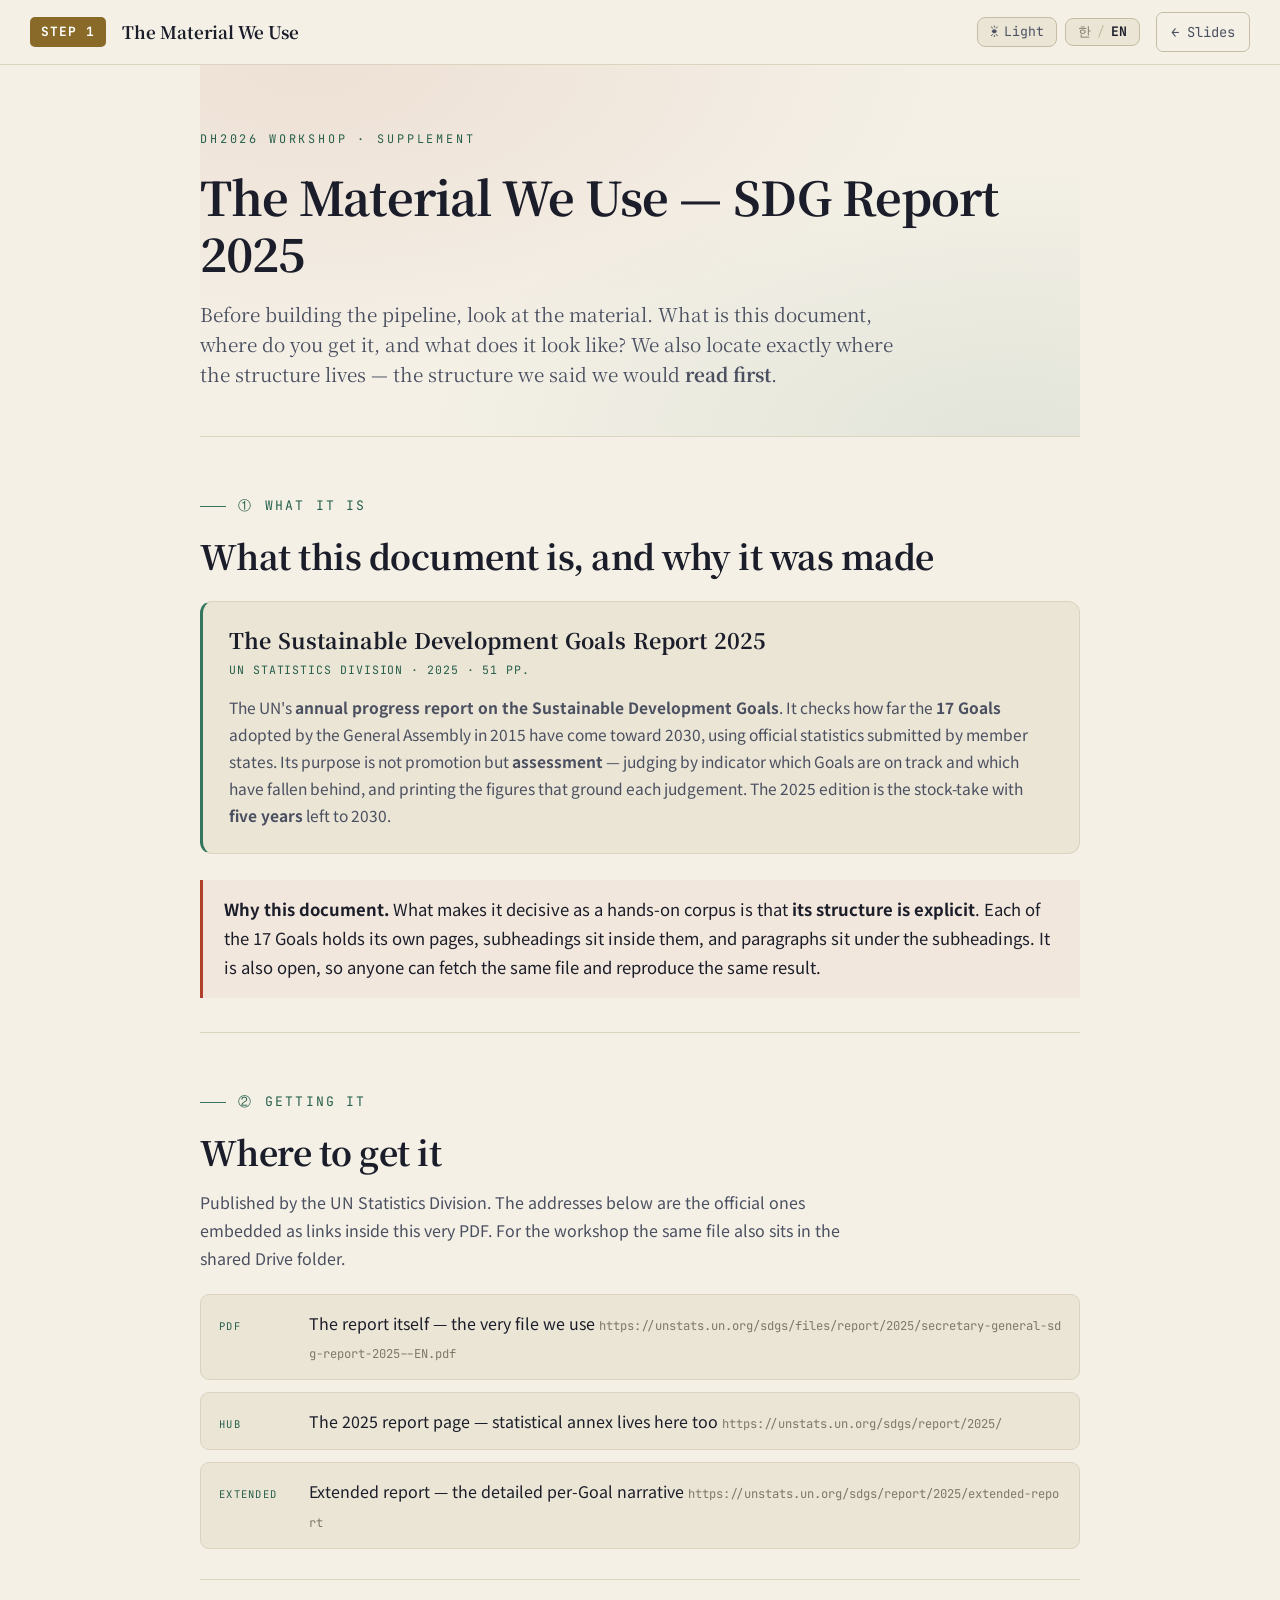
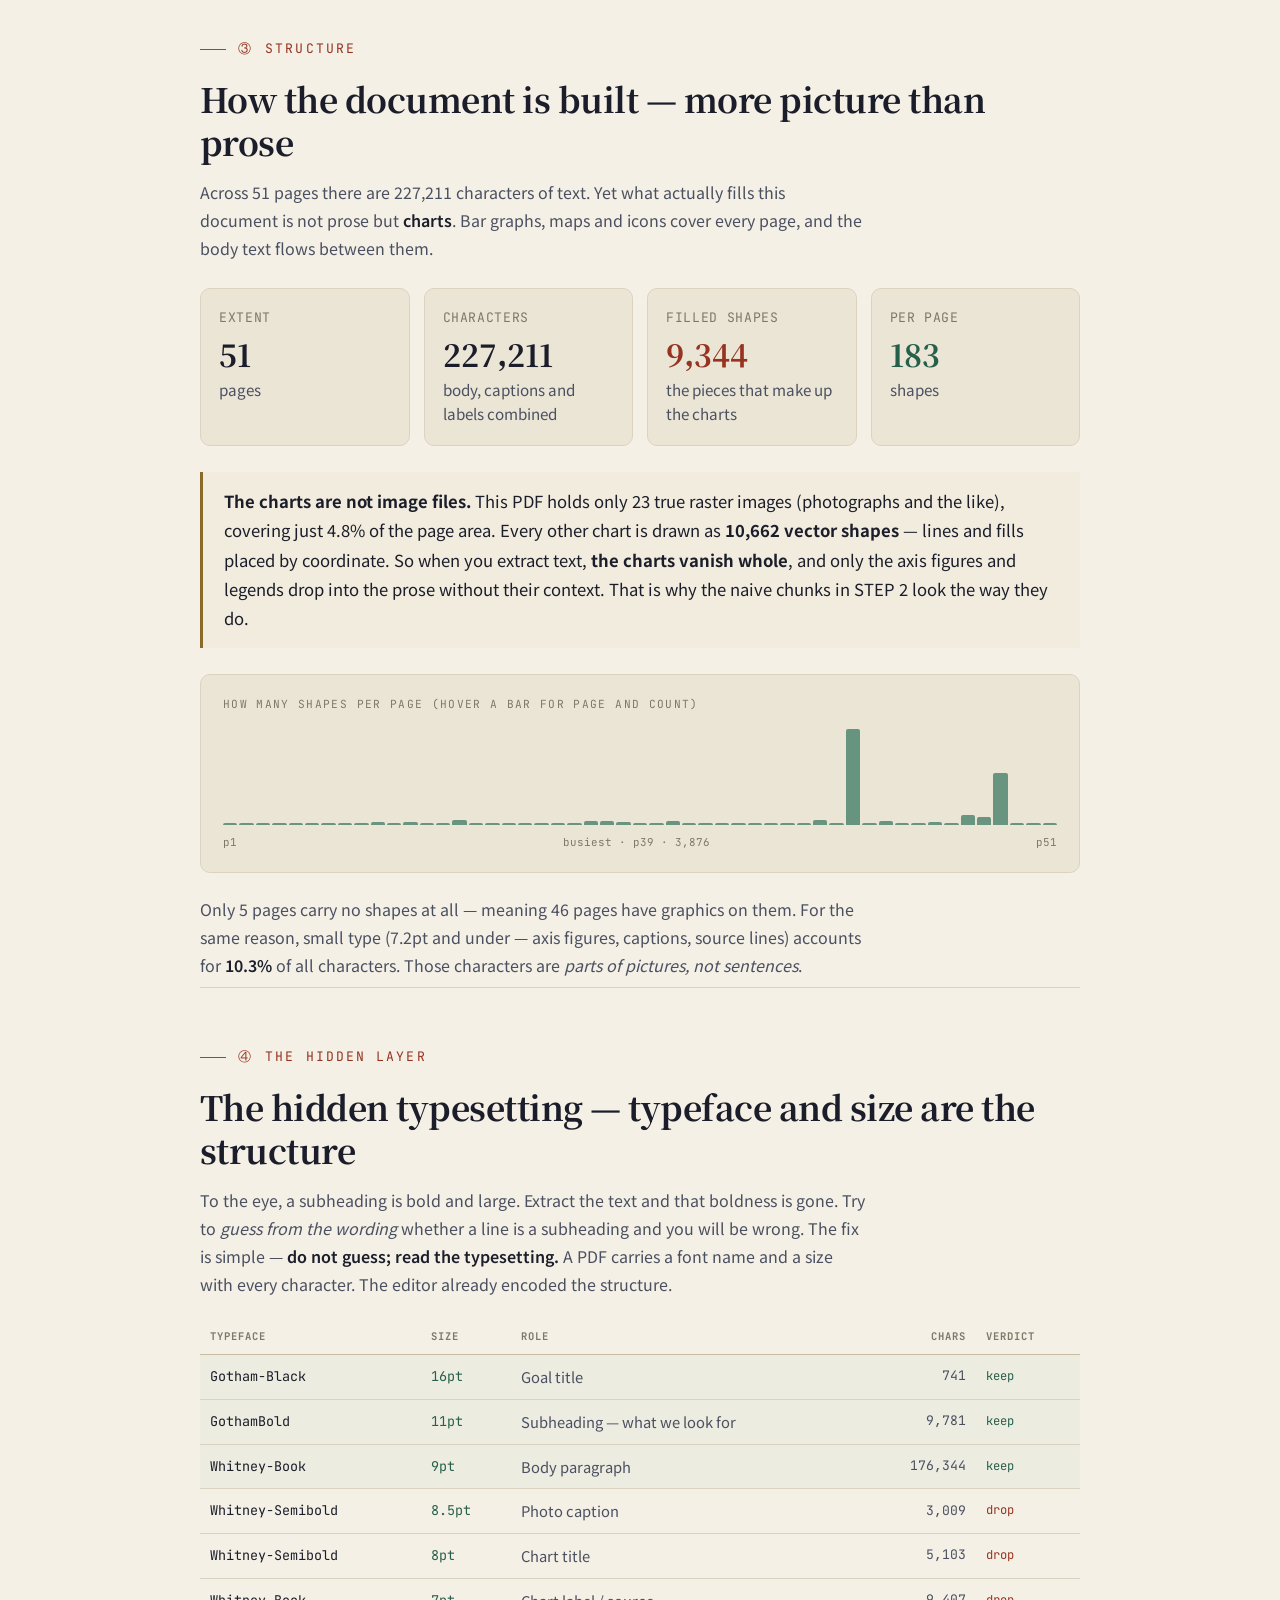
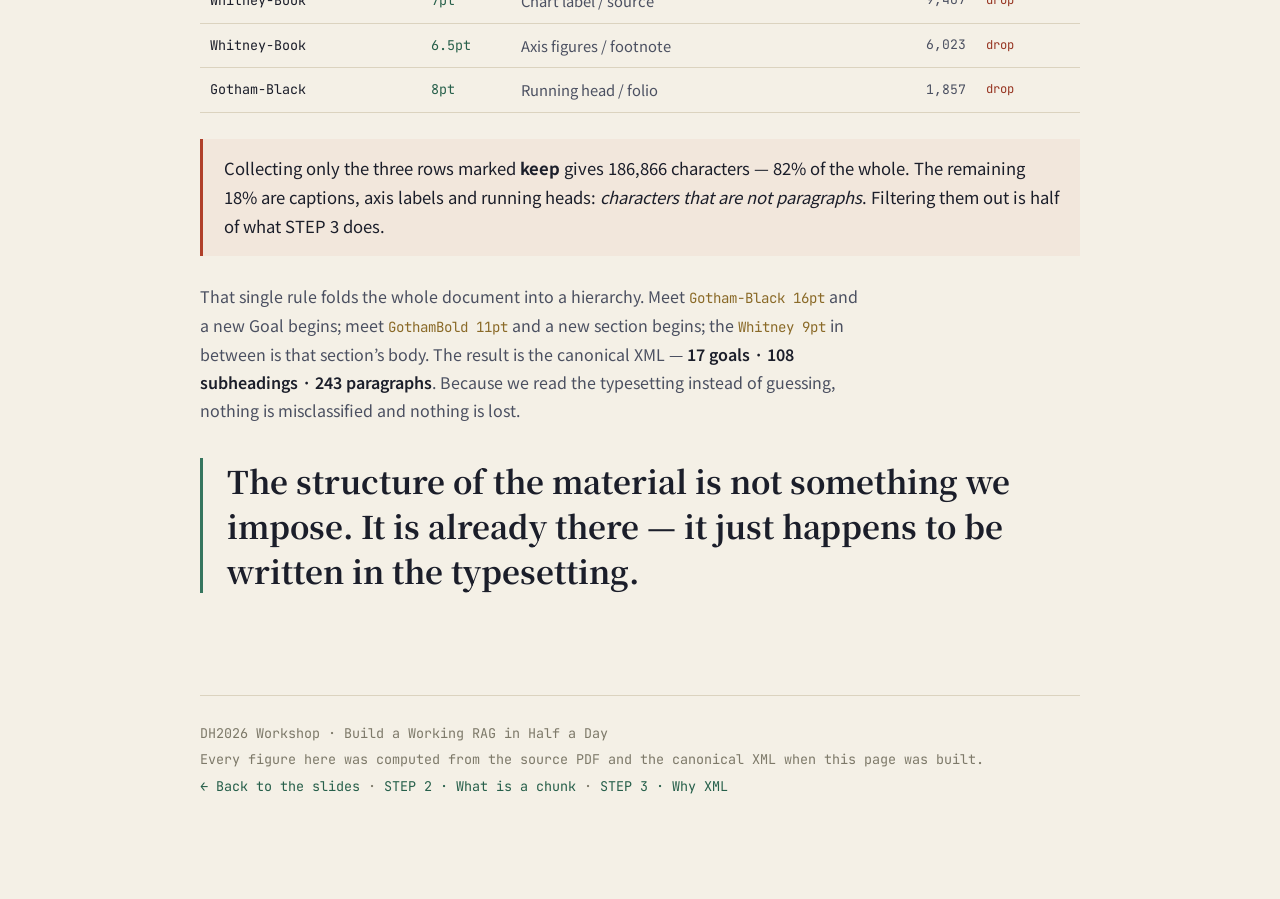
<file: Workshop_RAG/html/step01_source.html>
<!DOCTYPE html>
<html lang="ko">
<head>
<meta charset="UTF-8">
<meta name="viewport" content="width=device-width, initial-scale=1.0">
<title>우리가 쓰는 자료 · The Material We Use — DH2026</title>
<link rel="preconnect" href="https://fonts.googleapis.com">
<link rel="preconnect" href="https://fonts.gstatic.com" crossorigin>
<link href="https://fonts.googleapis.com/css2?family=Noto+Serif+KR:wght@400;600;700&family=Noto+Sans+KR:wght@300;400;500;700&family=JetBrains+Mono:wght@400;500;700&display=swap" rel="stylesheet">
<link rel="stylesheet" href="theme.css">
<script src="ui.js"></script>
<style>
  .doccard{display:flex;gap:26px;align-items:flex-start;border:1px solid var(--line);
    border-left:3px solid var(--teal);border-radius:12px;padding:24px 26px;
    background:var(--ink-2);margin:24px 0}
  .doccard .dc-body{flex:1;min-width:0}
  .doccard .dc-t{font-family:var(--serif);font-weight:700;font-size:1.34rem;color:var(--paper);line-height:1.3}
  .doccard .dc-m{font-family:var(--mono);font-size:.72rem;letter-spacing:.08em;color:var(--teal-soft);margin-top:7px;text-transform:uppercase}
  .doccard .dc-d{font-size:.97rem;color:var(--paper-dim);line-height:1.75;margin-top:13px}

  .getlist{display:flex;flex-direction:column;gap:12px;margin:22px 0}
  .get{display:flex;gap:16px;align-items:baseline;border:1px solid var(--line);
    border-radius:9px;padding:14px 18px;background:var(--ink-2);text-decoration:none;
    transition:border-color .16s ease}
  .get:hover{border-color:var(--teal)}
  .get .g-k{font-family:var(--mono);font-size:.66rem;letter-spacing:.12em;text-transform:uppercase;
    color:var(--teal-soft);flex-shrink:0;width:74px}
  .get .g-b{flex:1;min-width:0}
  .get .g-t{font-size:1rem;color:var(--paper)}
  .get .g-u{font-family:var(--mono);font-size:.76rem;color:var(--paper-faint);
    margin-top:4px;word-break:break-all}

  .density{border:1px solid var(--line);border-radius:10px;padding:20px 22px;
    background:var(--ink-2);margin:22px 0}
  .density .dh{font-family:var(--mono);font-size:.7rem;letter-spacing:.12em;
    text-transform:uppercase;color:var(--paper-faint);margin-bottom:14px}
  .bars{display:flex;align-items:flex-end;gap:2px;height:96px}
  .bar{flex:1;height:var(--h);min-height:2px;background:var(--teal);
    border-radius:2px 2px 0 0;opacity:.72;transition:opacity .12s ease}
  .bar:hover{opacity:1;background:var(--cinnabar)}
  .density .dx{display:flex;justify-content:space-between;font-family:var(--mono);
    font-size:.68rem;color:var(--paper-faint);margin-top:8px}

  table.type{width:100%;border-collapse:collapse;margin:20px 0;font-size:.92rem}
  table.type th{text-align:left;font-family:var(--mono);font-size:.66rem;letter-spacing:.1em;
    text-transform:uppercase;color:var(--paper-faint);padding:9px 10px;
    border-bottom:1px solid var(--line-soft)}
  table.type td{padding:9px 10px;border-bottom:1px solid var(--line);color:var(--paper-dim)}
  table.type td.fn{font-family:var(--mono);font-size:.84rem;color:var(--paper)}
  table.type td.sz{font-family:var(--mono);font-size:.84rem;color:var(--teal-soft);white-space:nowrap}
  table.type td.ct{font-family:var(--mono);font-size:.82rem;text-align:right;white-space:nowrap}
  table.type td.vd{font-family:var(--mono);font-size:.76rem;white-space:nowrap}
  table.type tr.keep td.vd{color:var(--teal-soft)}
  table.type tr.drop td.vd{color:var(--cinnabar-soft)}
  table.type tr.keep{background:rgba(74,157,142,.05)}
</style>
</head>
<body>

<div class="topbar">
  <span class="step">STEP 1</span>
  <span class="brand"><span lang="ko">우리가 쓰는 자료</span><span lang="en">The Material We Use</span></span>
  <a class="back" href="../index.html#step1">← <span lang="ko">발표자료</span><span lang="en">Slides</span></a>
</div>

<div class="wrap">

  <div class="hero">
    <div class="kicker">DH2026 Workshop · <span lang="ko">보조자료</span><span lang="en">Supplement</span></div>
    <h1><span lang="ko">우리가 쓰는 자료 — SDG Report 2025</span><span lang="en">The Material We Use — SDG Report 2025</span></h1>
    <div class="sub"><span lang="ko">파이프라인을 짓기 전에 자료부터 본다. 무슨 문서이고, 어디서 받고, 어떻게 생겼는가. 오늘 <b>구조를 먼저 읽는다</b>고 한 그 구조가 이 문서 어디에 있는지까지 확인한다.</span><span lang="en">Before building the pipeline, look at the material. What is this document, where do you get it, and what does it look like? We also locate exactly where the structure lives — the structure we said we would <b>read first</b>.</span></div>
  </div>

  <!-- ① 무슨 문서인가 -->
  <section>
  <div class="eyebrow teal">① <span lang="ko">무슨 문서인가</span><span lang="en">What it is</span></div>
  <h2><span lang="ko">무슨 문서이며, 무슨 목표로 만들었는가</span><span lang="en">What this document is, and why it was made</span></h2>

  <div class="doccard">
    <div class="dc-body">
      <div class="dc-t">The Sustainable Development Goals Report 2025</div>
      <div class="dc-m">UN Statistics Division · 2025 · 51 pp.</div>
      <div class="dc-d"><span lang="ko">유엔이 <strong>해마다 내는 지속가능발전목표(SDGs) 진행 보고서</strong>다. 2015년 유엔 총회가 채택한 <strong>17개 목표</strong>가 2030년까지 어디까지 왔는지를, 회원국이 제출한 공식 통계로 점검한다. 목적은 홍보가 아니라 <strong>점검</strong>이다 — 어떤 목표가 궤도에 있고 어떤 목표가 뒤처졌는지를 지표로 판정하고, 그 판단 근거가 되는 수치를 함께 싣는다. 2025년판은 2030년까지 <strong>5년</strong>을 남긴 시점의 중간 점검에 해당한다.</span><span lang="en">The UN's <strong>annual progress report on the Sustainable Development Goals</strong>. It checks how far the <strong>17 Goals</strong> adopted by the General Assembly in 2015 have come toward 2030, using official statistics submitted by member states. Its purpose is not promotion but <strong>assessment</strong> — judging by indicator which Goals are on track and which have fallen behind, and printing the figures that ground each judgement. The 2025 edition is the stock-take with <strong>five years</strong> left to 2030.</span></div>
    </div>
  </div>

  <div class="summary"><span lang="ko"><strong>왜 이 문서를 골랐는가.</strong> 실습 자료로서 결정적인 것은 <strong>구조가 뚜렷하다</strong>는 점이다. 목표 17개가 각각 제 쪽을 갖고, 그 안에 소제목이 달리고, 소제목 아래 문단이 온다. 게다가 공개 자료여서 누구나 같은 파일을 받아 같은 결과를 재현할 수 있다.</span><span lang="en"><strong>Why this document.</strong> What makes it decisive as a hands-on corpus is that <strong>its structure is explicit</strong>. Each of the 17 Goals holds its own pages, subheadings sit inside them, and paragraphs sit under the subheadings. It is also open, so anyone can fetch the same file and reproduce the same result.</span></div>

  </section>

  <!-- ② 어디서 받는가 -->
  <section>
  <div class="eyebrow teal">② <span lang="ko">입수</span><span lang="en">Getting it</span></div>
  <h2><span lang="ko">어디서 받을 수 있는가</span><span lang="en">Where to get it</span></h2>
  <p><span lang="ko">유엔 통계국(UN Statistics Division)이 공개한다. 아래 주소는 이 PDF 안에 링크로 박혀 있는 공식 주소다. 워크숍에서는 같은 파일을 공유 Drive 폴더에도 올려 두었다.</span><span lang="en">Published by the UN Statistics Division. The addresses below are the official ones embedded as links inside this very PDF. For the workshop the same file also sits in the shared Drive folder.</span></p>

  <div class="getlist">
    <a class="get" href="https://unstats.un.org/sdgs/files/report/2025/secretary-general-sdg-report-2025--EN.pdf" target="_blank" rel="noopener">
      <span class="g-k">PDF</span>
      <span class="g-b">
        <span class="g-t"><span lang="ko">본 보고서 — 우리가 쓰는 바로 그 파일</span><span lang="en">The report itself — the very file we use</span></span>
        <span class="g-u">https://unstats.un.org/sdgs/files/report/2025/secretary-general-sdg-report-2025--EN.pdf</span>
      </span>
    </a>
    <a class="get" href="https://unstats.un.org/sdgs/report/2025/" target="_blank" rel="noopener">
      <span class="g-k">Hub</span>
      <span class="g-b">
        <span class="g-t"><span lang="ko">2025년 보고서 페이지 — 통계 부속자료도 여기에</span><span lang="en">The 2025 report page — statistical annex lives here too</span></span>
        <span class="g-u">https://unstats.un.org/sdgs/report/2025/</span>
      </span>
    </a>
    <a class="get" href="https://unstats.un.org/sdgs/report/2025/extended-report" target="_blank" rel="noopener">
      <span class="g-k">Extended</span>
      <span class="g-b">
        <span class="g-t"><span lang="ko">확장판 — 목표별 상세 서술</span><span lang="en">Extended report — the detailed per-Goal narrative</span></span>
        <span class="g-u">https://unstats.un.org/sdgs/report/2025/extended-report</span>
      </span>
    </a>
  </div>

  </section>

  <!-- ③ 구조의 특징 -->
  <section>
  <div class="eyebrow">③ <span lang="ko">구조</span><span lang="en">Structure</span></div>
  <h2><span lang="ko">문서 구조의 특징 — 글보다 그림이 많은 문서</span><span lang="en">How the document is built — more picture than prose</span></h2>

  <p><span lang="ko">51쪽 안에 글자는 227,211자다. 그런데 이 문서를 실제로 채우고 있는 것은 글이 아니라 <strong>도표</strong>다. 페이지마다 막대그래프·지도·아이콘이 깔려 있고, 본문은 그 사이를 흐른다.</span><span lang="en">Across 51 pages there are 227,211 characters of text. Yet what actually fills this document is not prose but <strong>charts</strong>. Bar graphs, maps and icons cover every page, and the body text flows between them.</span></p>

  <div class="stats">
    <div class="stat"><div class="k"><span lang="ko">분량</span><span lang="en">Extent</span></div>
      <div class="v">51</div>
      <div class="d"><span lang="ko">쪽</span><span lang="en">pages</span></div></div>
    <div class="stat"><div class="k"><span lang="ko">글자</span><span lang="en">Characters</span></div>
      <div class="v">227,211</div>
      <div class="d"><span lang="ko">본문·캡션·라벨을 모두 합쳐</span><span lang="en">body, captions and labels combined</span></div></div>
    <div class="stat"><div class="k"><span lang="ko">채워진 도형</span><span lang="en">Filled shapes</span></div>
      <div class="v cin">9,344</div>
      <div class="d"><span lang="ko">차트를 이루는 조각들</span><span lang="en">the pieces that make up the charts</span></div></div>
    <div class="stat"><div class="k"><span lang="ko">쪽당 평균</span><span lang="en">Per page</span></div>
      <div class="v tl">183</div>
      <div class="d"><span lang="ko">도형</span><span lang="en">shapes</span></div></div>
  </div>

  <div class="summary gold"><span lang="ko"><strong>도표가 이미지 파일이 아니다.</strong> 이 PDF에 박힌 진짜 그림 파일(사진 따위)은 23개뿐이고 지면의 4.8%밖에 안 된다. 나머지 도표는 전부 <strong>벡터 도형 10,662개</strong>로 그려져 있다 — 선과 면을 좌표로 찍은 것이다. 그래서 텍스트만 뽑으면 <strong>차트는 통째로 사라지고</strong>, 축에 붙은 숫자와 범례만 문맥 없이 본문 사이에 떨어진다. STEP 2에서 naive chunk가 이상해 보이는 까닭이 여기 있다.</span><span lang="en"><strong>The charts are not image files.</strong> This PDF holds only 23 true raster images (photographs and the like), covering just 4.8% of the page area. Every other chart is drawn as <strong>10,662 vector shapes</strong> — lines and fills placed by coordinate. So when you extract text, <strong>the charts vanish whole</strong>, and only the axis figures and legends drop into the prose without their context. That is why the naive chunks in STEP 2 look the way they do.</span></div>

  <div class="density">
    <div class="dh"><span lang="ko">쪽마다 도형이 얼마나 많은가 (막대에 마우스를 올리면 쪽·개수)</span><span lang="en">How many shapes per page (hover a bar for page and count)</span></div>
    <div class="bars"><span class="bar" style="--h:0.5%" title="p1 · 20"></span>
<span class="bar" style="--h:0.6%" title="p2 · 23"></span>
<span class="bar" style="--h:0.5%" title="p3 · 19"></span>
<span class="bar" style="--h:0.0%" title="p4 · 0"></span>
<span class="bar" style="--h:0.0%" title="p5 · 0"></span>
<span class="bar" style="--h:2.1%" title="p6 · 80"></span>
<span class="bar" style="--h:1.9%" title="p7 · 72"></span>
<span class="bar" style="--h:0.9%" title="p8 · 34"></span>
<span class="bar" style="--h:0.5%" title="p9 · 19"></span>
<span class="bar" style="--h:2.8%" title="p10 · 107"></span>
<span class="bar" style="--h:0.6%" title="p11 · 24"></span>
<span class="bar" style="--h:2.8%" title="p12 · 109"></span>
<span class="bar" style="--h:1.3%" title="p13 · 50"></span>
<span class="bar" style="--h:0.7%" title="p14 · 29"></span>
<span class="bar" style="--h:5.0%" title="p15 · 194"></span>
<span class="bar" style="--h:0.6%" title="p16 · 24"></span>
<span class="bar" style="--h:0.9%" title="p17 · 33"></span>
<span class="bar" style="--h:1.5%" title="p18 · 59"></span>
<span class="bar" style="--h:0.5%" title="p19 · 18"></span>
<span class="bar" style="--h:0.7%" title="p20 · 27"></span>
<span class="bar" style="--h:0.4%" title="p21 · 16"></span>
<span class="bar" style="--h:0.9%" title="p22 · 36"></span>
<span class="bar" style="--h:3.5%" title="p23 · 135"></span>
<span class="bar" style="--h:4.1%" title="p24 · 157"></span>
<span class="bar" style="--h:2.9%" title="p25 · 114"></span>
<span class="bar" style="--h:1.9%" title="p26 · 73"></span>
<span class="bar" style="--h:1.1%" title="p27 · 41"></span>
<span class="bar" style="--h:3.6%" title="p28 · 141"></span>
<span class="bar" style="--h:1.7%" title="p29 · 67"></span>
<span class="bar" style="--h:1.5%" title="p30 · 57"></span>
<span class="bar" style="--h:2.1%" title="p31 · 81"></span>
<span class="bar" style="--h:1.3%" title="p32 · 49"></span>
<span class="bar" style="--h:0.5%" title="p33 · 18"></span>
<span class="bar" style="--h:1.2%" title="p34 · 47"></span>
<span class="bar" style="--h:0.8%" title="p35 · 31"></span>
<span class="bar" style="--h:1.6%" title="p36 · 61"></span>
<span class="bar" style="--h:5.2%" title="p37 · 200"></span>
<span class="bar" style="--h:0.8%" title="p38 · 30"></span>
<span class="bar" style="--h:100.0%" title="p39 · 3876"></span>
<span class="bar" style="--h:0.8%" title="p40 · 32"></span>
<span class="bar" style="--h:3.4%" title="p41 · 131"></span>
<span class="bar" style="--h:1.8%" title="p42 · 69"></span>
<span class="bar" style="--h:1.0%" title="p43 · 40"></span>
<span class="bar" style="--h:2.8%" title="p44 · 110"></span>
<span class="bar" style="--h:0.0%" title="p45 · 0"></span>
<span class="bar" style="--h:10.2%" title="p46 · 394"></span>
<span class="bar" style="--h:8.3%" title="p47 · 321"></span>
<span class="bar" style="--h:53.5%" title="p48 · 2075"></span>
<span class="bar" style="--h:0.0%" title="p49 · 0"></span>
<span class="bar" style="--h:0.0%" title="p50 · 0"></span>
<span class="bar" style="--h:0.0%" title="p51 · 1"></span></div>
    <div class="dx"><span>p1</span>
      <span><span lang="ko">가장 빽빽한 쪽 · p39 · 3,876개</span><span lang="en">busiest · p39 · 3,876</span></span>
      <span>p51</span></div>
  </div>

  <p><span lang="ko">도형이 하나도 없는 쪽은 5쪽뿐이다. 바꿔 말하면 46쪽은 어떤 식으로든 그림이 얹혀 있다. 작은 글씨(7.2pt 이하 — 축 숫자·캡션·출처 표기)가 전체 글자의 <strong>10.3%</strong>를 차지하는 것도 같은 이유다. 이 글자들은 <em>문장이 아니라 그림의 부품</em>이다.</span><span lang="en">Only 5 pages carry no shapes at all — meaning 46 pages have graphics on them. For the same reason, small type (7.2pt and under — axis figures, captions, source lines) accounts for <strong>10.3%</strong> of all characters. Those characters are <em>parts of pictures, not sentences</em>.</span></p>

  </section>

  <!-- ④ 숨겨진 조판 구조 -->
  <section>
  <div class="eyebrow">④ <span lang="ko">숨은 구조</span><span lang="en">The hidden layer</span></div>
  <h2><span lang="ko">숨겨진 조판 구조 — 서체와 크기가 곧 구조다</span><span lang="en">The hidden typesetting — typeface and size are the structure</span></h2>

  <p><span lang="ko">눈으로 보면 소제목은 굵고 크다. 그런데 텍스트만 뽑으면 그 굵기가 사라진다. "이 줄이 소제목인가"를 <em>글자 내용으로 추측</em>하려 들면 반드시 틀린다. 해결은 간단하다 — <strong>추측하지 말고, 조판을 읽는다.</strong> PDF는 글자마다 서체 이름과 크기를 함께 갖고 있다. 편집자가 이미 구조를 지정해 둔 것이다.</span><span lang="en">To the eye, a subheading is bold and large. Extract the text and that boldness is gone. Try to <em>guess from the wording</em> whether a line is a subheading and you will be wrong. The fix is simple — <strong>do not guess; read the typesetting.</strong> A PDF carries a font name and a size with every character. The editor already encoded the structure.</span></p>

  <table class="type">
    <thead><tr>
      <th><span lang="ko">서체</span><span lang="en">Typeface</span></th><th><span lang="ko">크기</span><span lang="en">Size</span></th>
      <th><span lang="ko">맡은 역할</span><span lang="en">Role</span></th><th style="text-align:right"><span lang="ko">글자수</span><span lang="en">Chars</span></th>
      <th><span lang="ko">판단</span><span lang="en">Verdict</span></th>
    </tr></thead>
    <tbody>
      <tr class="keep">
        <td class="fn">Gotham-Black</td><td class="sz">16pt</td>
        <td class="ro"><span lang="ko">Goal 제목</span><span lang="en">Goal title</span></td>
        <td class="ct">741</td>
        <td class="vd"><span lang="ko">싣는다</span><span lang="en">keep</span></td>
      </tr>
      <tr class="keep">
        <td class="fn">GothamBold</td><td class="sz">11pt</td>
        <td class="ro"><span lang="ko">소제목 — 우리가 찾는 것</span><span lang="en">Subheading — what we look for</span></td>
        <td class="ct">9,781</td>
        <td class="vd"><span lang="ko">싣는다</span><span lang="en">keep</span></td>
      </tr>
      <tr class="keep">
        <td class="fn">Whitney-Book</td><td class="sz">9pt</td>
        <td class="ro"><span lang="ko">본문 문단</span><span lang="en">Body paragraph</span></td>
        <td class="ct">176,344</td>
        <td class="vd"><span lang="ko">싣는다</span><span lang="en">keep</span></td>
      </tr>
      <tr class="drop">
        <td class="fn">Whitney-Semibold</td><td class="sz">8.5pt</td>
        <td class="ro"><span lang="ko">사진 캡션</span><span lang="en">Photo caption</span></td>
        <td class="ct">3,009</td>
        <td class="vd"><span lang="ko">버린다</span><span lang="en">drop</span></td>
      </tr>
      <tr class="drop">
        <td class="fn">Whitney-Semibold</td><td class="sz">8pt</td>
        <td class="ro"><span lang="ko">도표 제목</span><span lang="en">Chart title</span></td>
        <td class="ct">5,103</td>
        <td class="vd"><span lang="ko">버린다</span><span lang="en">drop</span></td>
      </tr>
      <tr class="drop">
        <td class="fn">Whitney-Book</td><td class="sz">7pt</td>
        <td class="ro"><span lang="ko">도표 라벨·출처</span><span lang="en">Chart label / source</span></td>
        <td class="ct">9,407</td>
        <td class="vd"><span lang="ko">버린다</span><span lang="en">drop</span></td>
      </tr>
      <tr class="drop">
        <td class="fn">Whitney-Book</td><td class="sz">6.5pt</td>
        <td class="ro"><span lang="ko">축 숫자·각주</span><span lang="en">Axis figures / footnote</span></td>
        <td class="ct">6,023</td>
        <td class="vd"><span lang="ko">버린다</span><span lang="en">drop</span></td>
      </tr>
      <tr class="drop">
        <td class="fn">Gotham-Black</td><td class="sz">8pt</td>
        <td class="ro"><span lang="ko">머리말·쪽번호</span><span lang="en">Running head / folio</span></td>
        <td class="ct">1,857</td>
        <td class="vd"><span lang="ko">버린다</span><span lang="en">drop</span></td>
      </tr>
    </tbody>
  </table>

  <div class="summary"><span lang="ko">위 표에서 <strong>싣는다</strong>로 표시된 셋만 모으면 186,866자 — 전체의 82%다. 나머지 18%는 캡션·축 라벨·머리말처럼 <em>문단이 아닌 글자</em>다. 이것을 걸러내는 일이 STEP 3에서 하는 일의 절반이다.</span><span lang="en">Collecting only the three rows marked <strong>keep</strong> gives 186,866 characters — 82% of the whole. The remaining 18% are captions, axis labels and running heads: <em>characters that are not paragraphs</em>. Filtering them out is half of what STEP 3 does.</span></div>

  <p><span lang="ko">이 규칙 하나로 문서 전체가 계층으로 접힌다. <code>Gotham-Black 16pt</code>를 만나면 새 목표가 시작되고, <code>GothamBold 11pt</code>를 만나면 새 절이 시작되며, 그 사이의 <code>Whitney 9pt</code>가 그 절의 본문이 된다. 결과가 정본 XML이다 — <strong>목표 17 · 소제목 108 · 문단 243</strong>. 추측이 아니라 조판을 읽었기 때문에, 오분류도 누락도 없다.</span><span lang="en">That single rule folds the whole document into a hierarchy. Meet <code>Gotham-Black 16pt</code> and a new Goal begins; meet <code>GothamBold 11pt</code> and a new section begins; the <code>Whitney 9pt</code> in between is that section’s body. The result is the canonical XML — <strong>17 goals · 108 subheadings · 243 paragraphs</strong>. Because we read the typesetting instead of guessing, nothing is misclassified and nothing is lost.</span></p>

  <div class="pull teal"><span lang="ko">자료의 구조는 우리가 만들어 넣는 것이 아니다. 이미 거기 있다 — 다만 조판에 적혀 있을 뿐이다.</span><span lang="en">The structure of the material is not something we impose. It is already there — it just happens to be written in the typesetting.</span></div>
  </section>

  <div class="foot">
  DH2026 Workshop · Build a Working RAG in Half a Day<br>
  <span lang="ko">숫자는 모두 이 페이지를 만들 때 PDF 원본과 정본 XML에서 직접 계산했다.</span><span lang="en">Every figure here was computed from the source PDF and the canonical XML when this page was built.</span><br>
  <a href="../index.html#step1">← <span lang="ko">발표자료로 돌아가기</span><span lang="en">Back to the slides</span></a>
   · <a href="step02_chunk.html">STEP 2 · <span lang="ko">청크란 무엇인가</span><span lang="en">What is a chunk</span></a> · <a href="step03_xml.html">STEP 3 · <span lang="ko">왜 XML인가</span><span lang="en">Why XML</span></a>
</div>

</div>
</body>
</html>
</file>
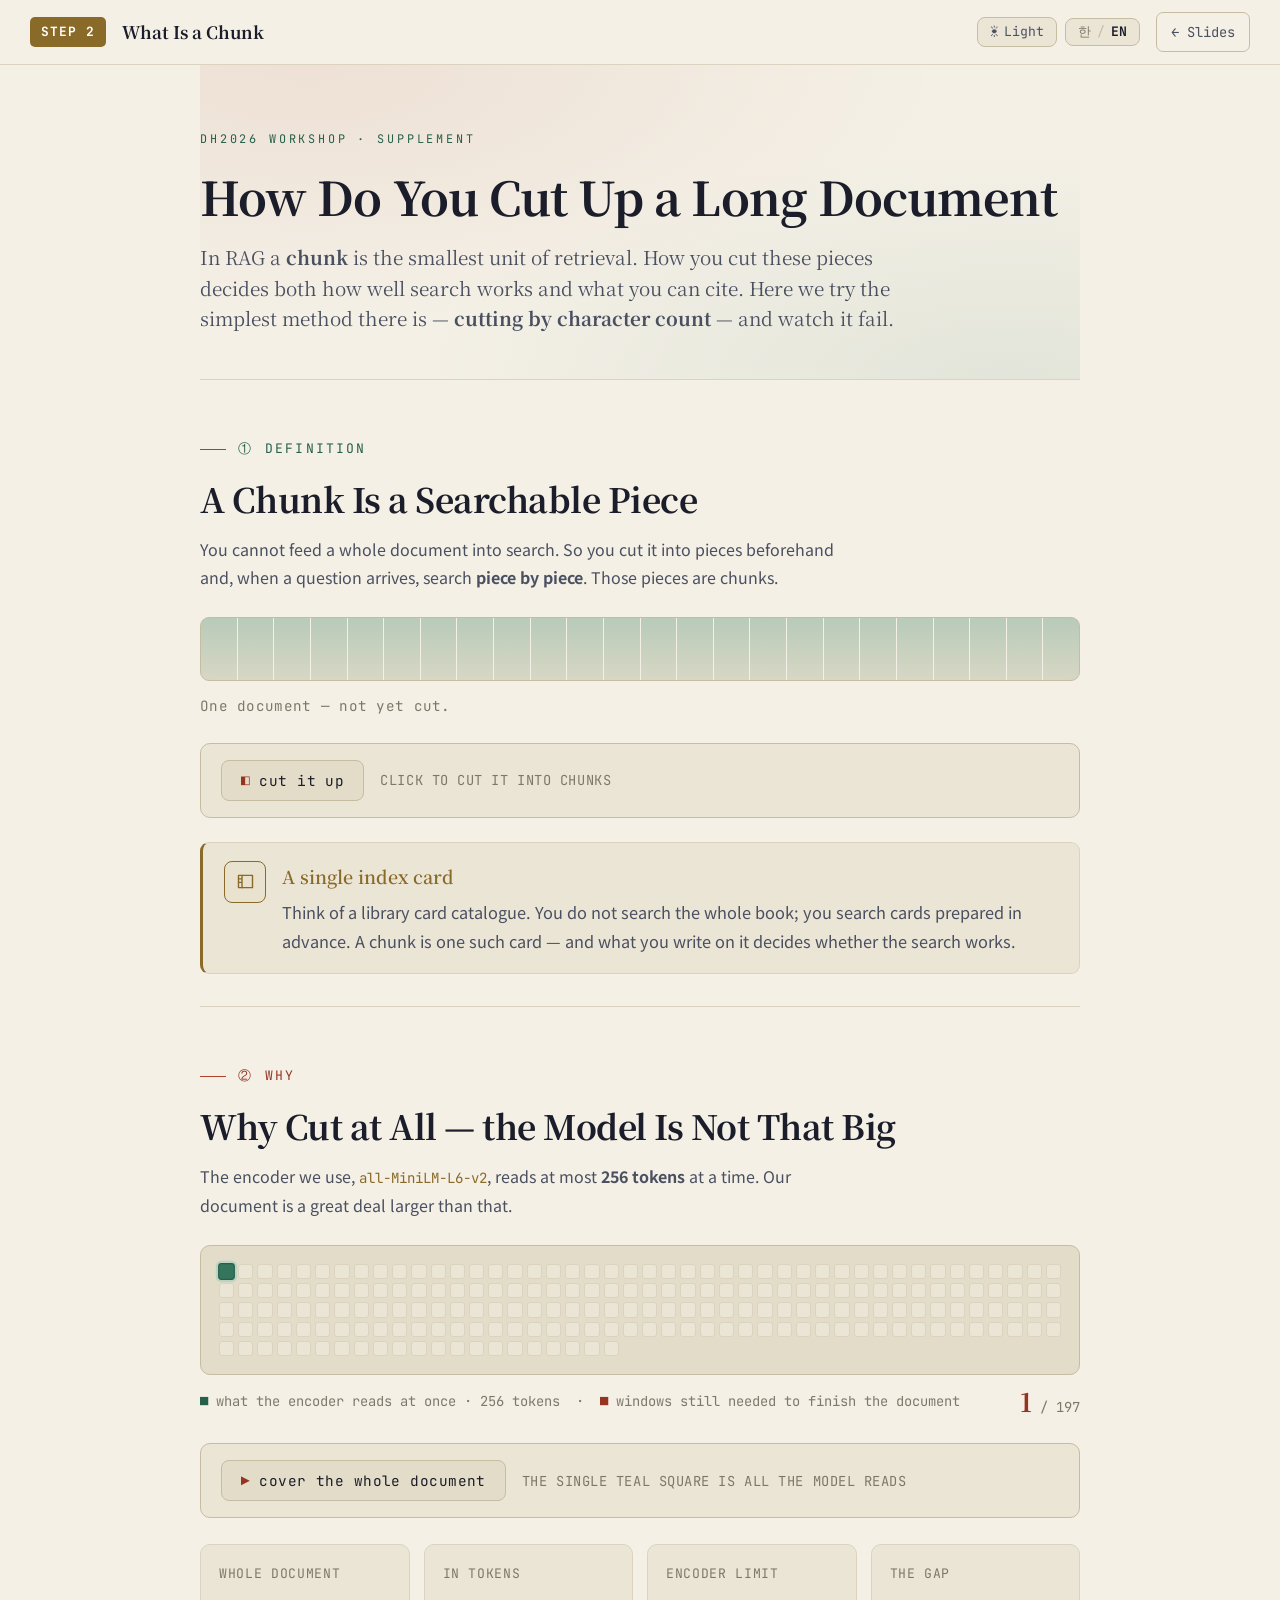
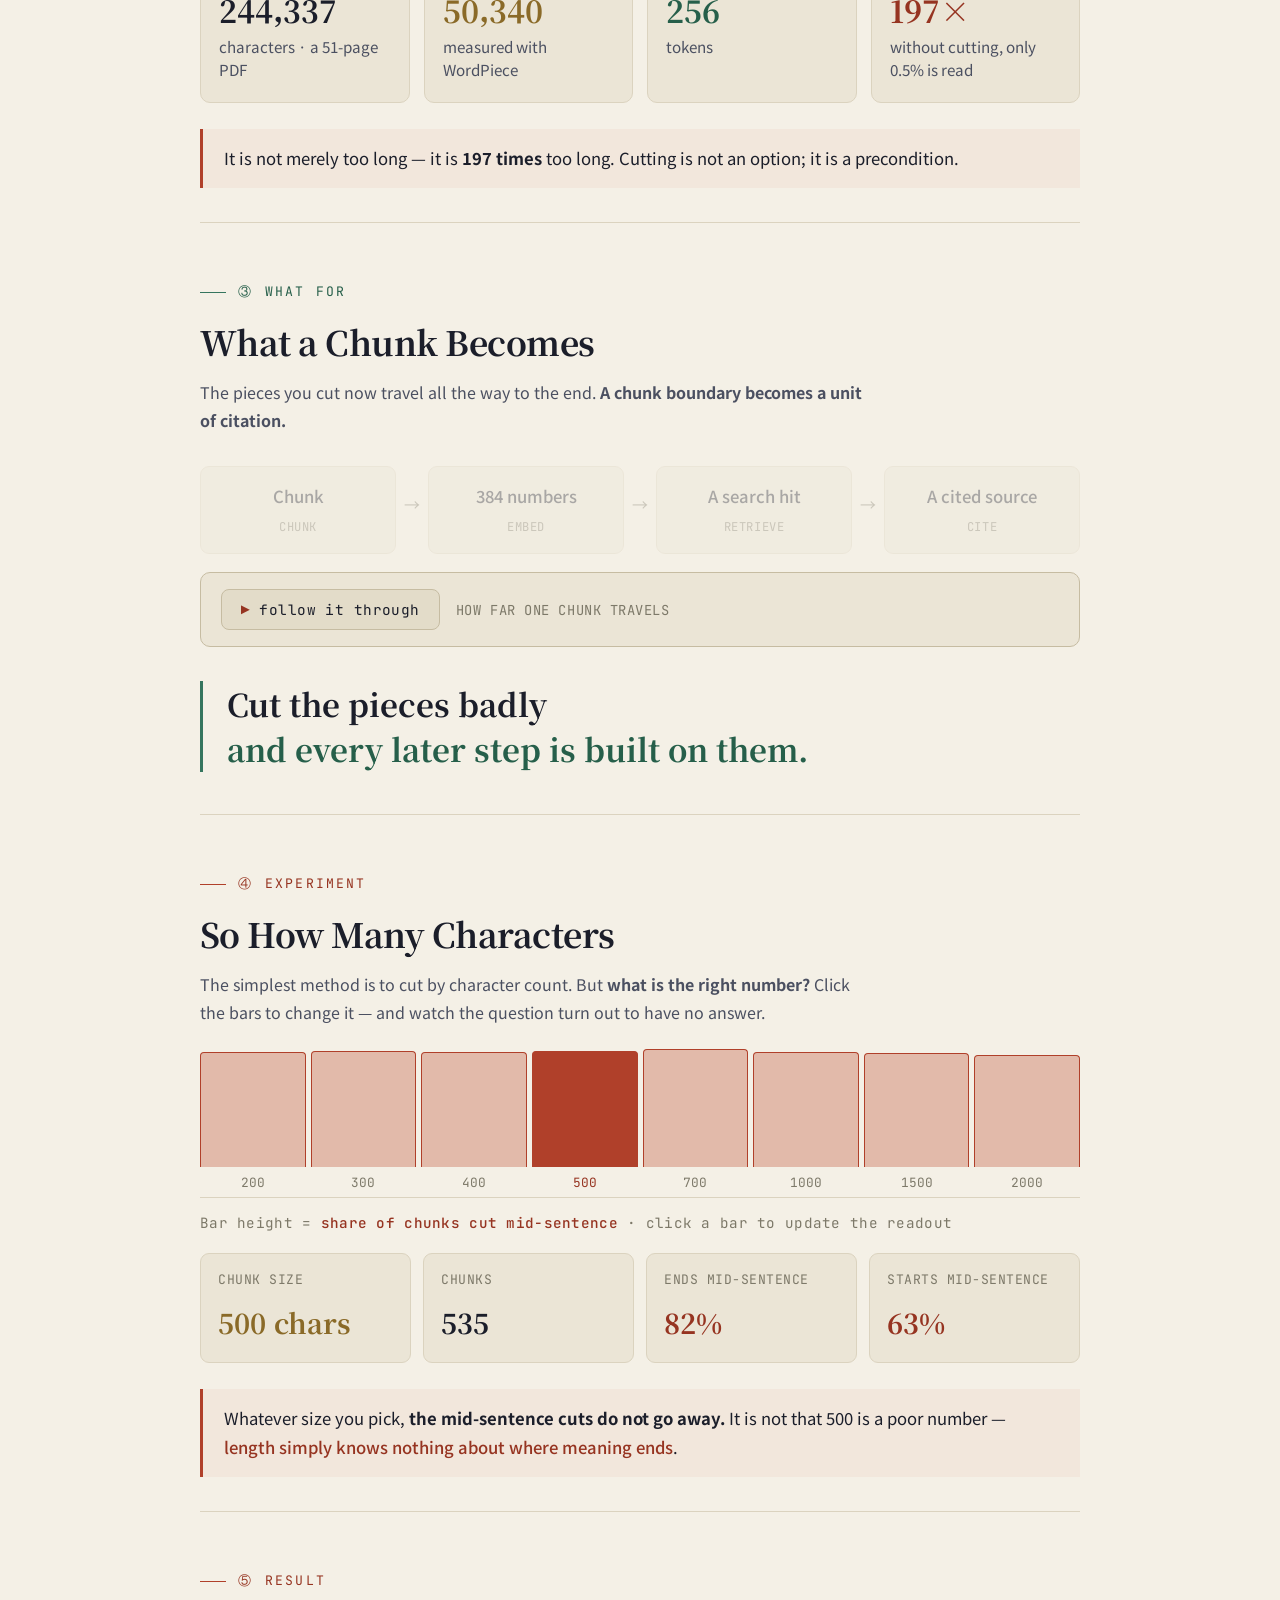
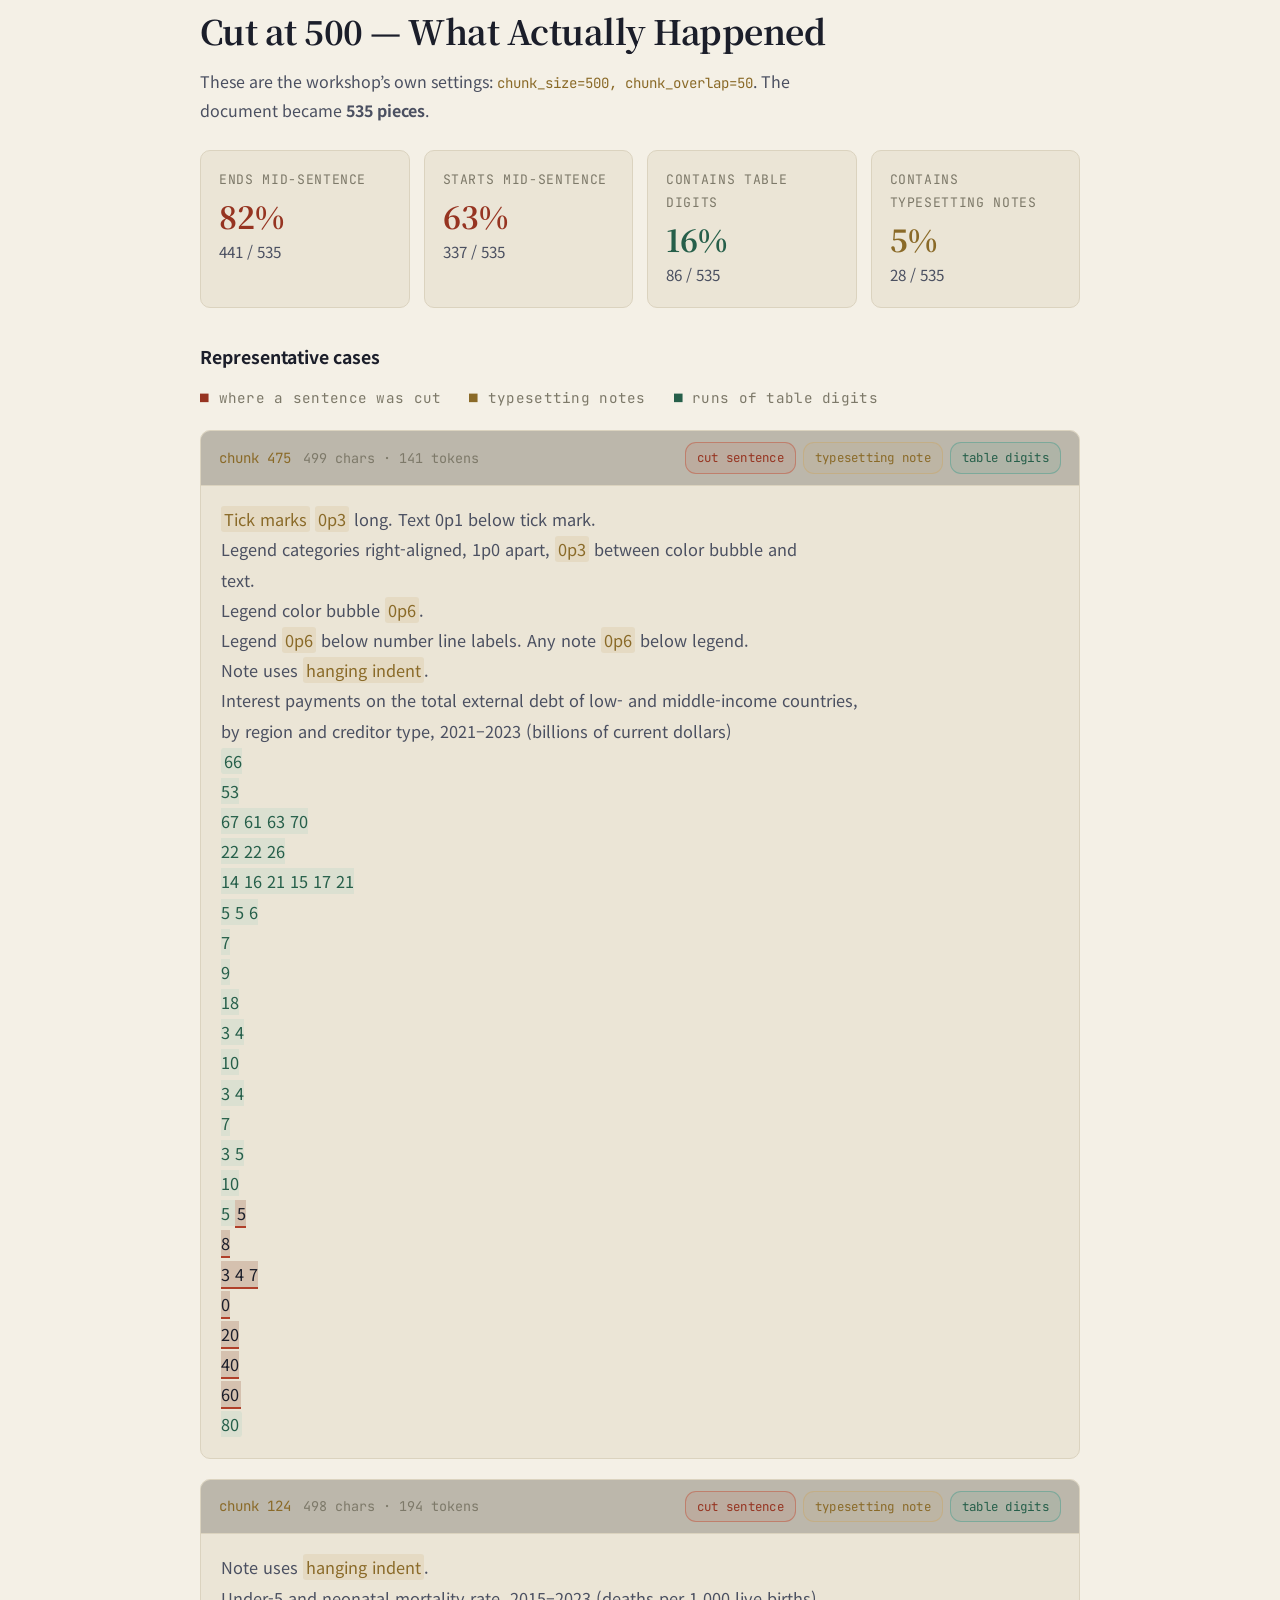
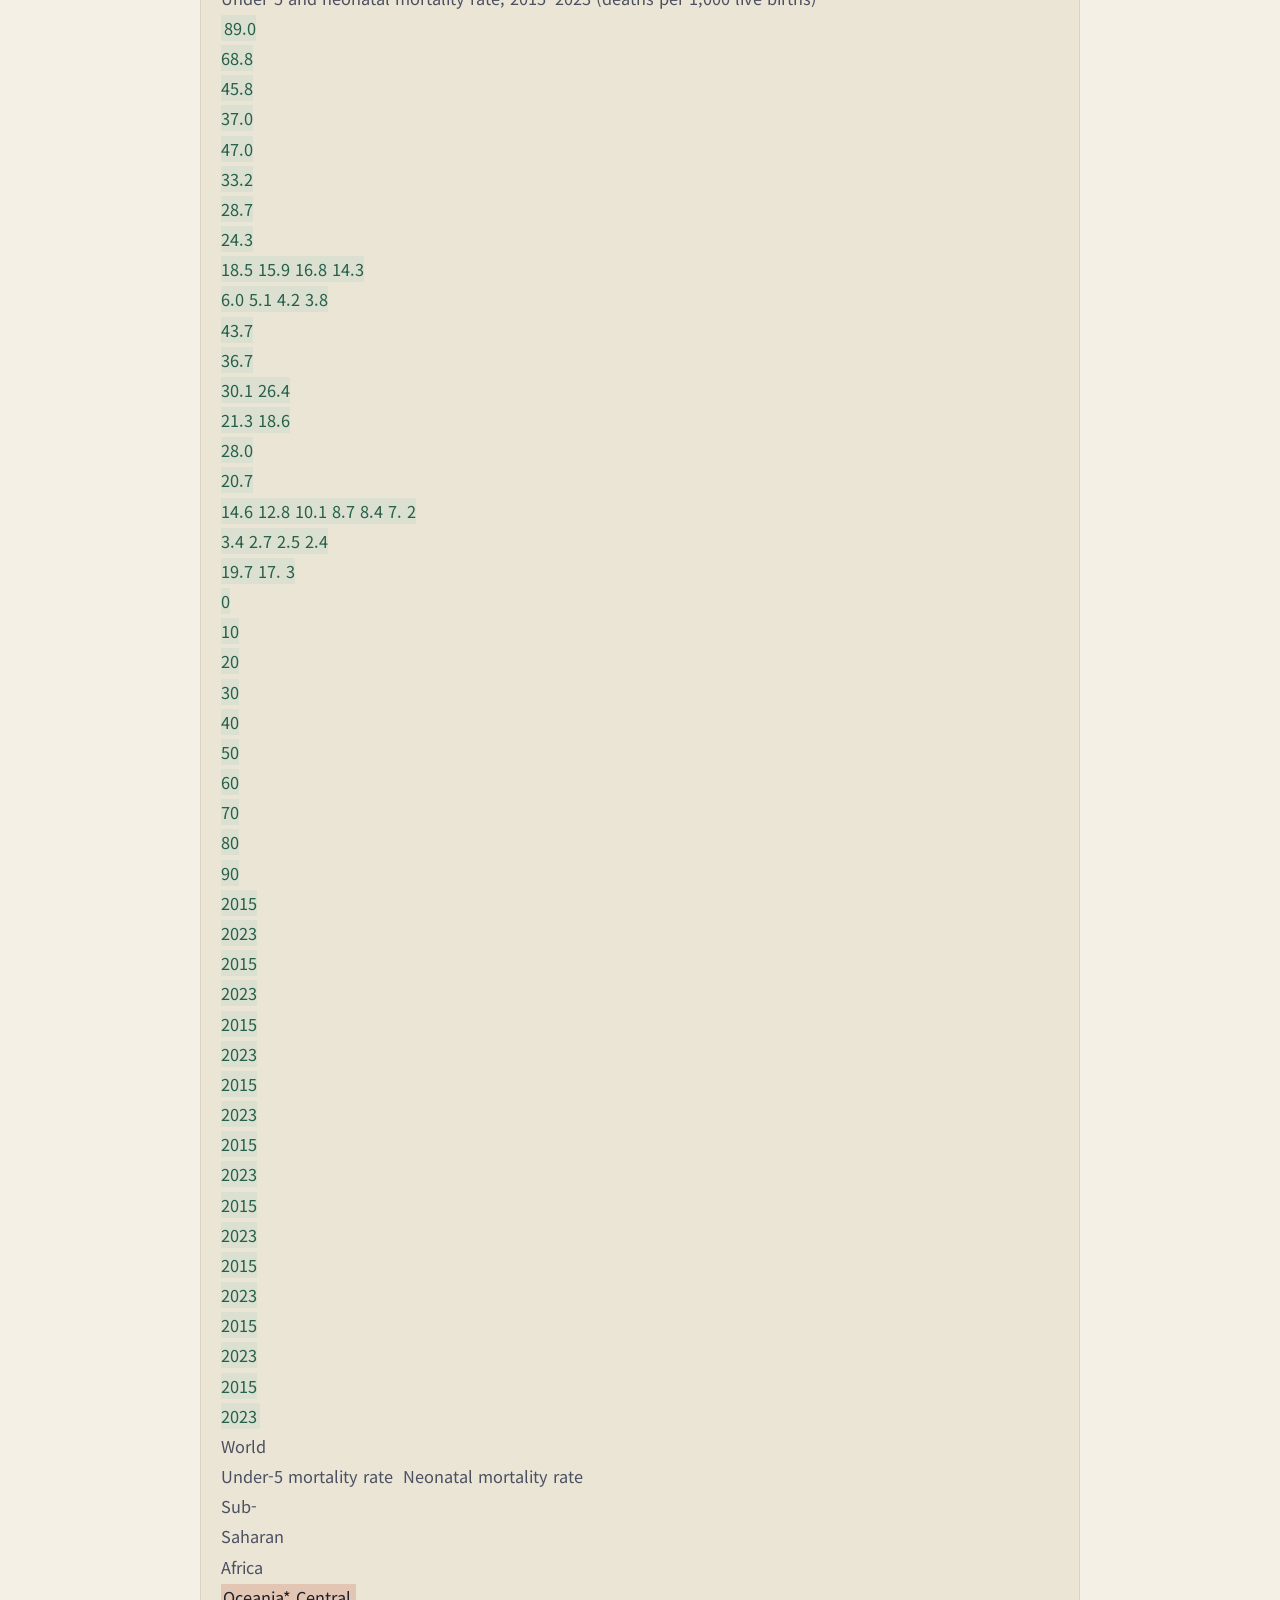
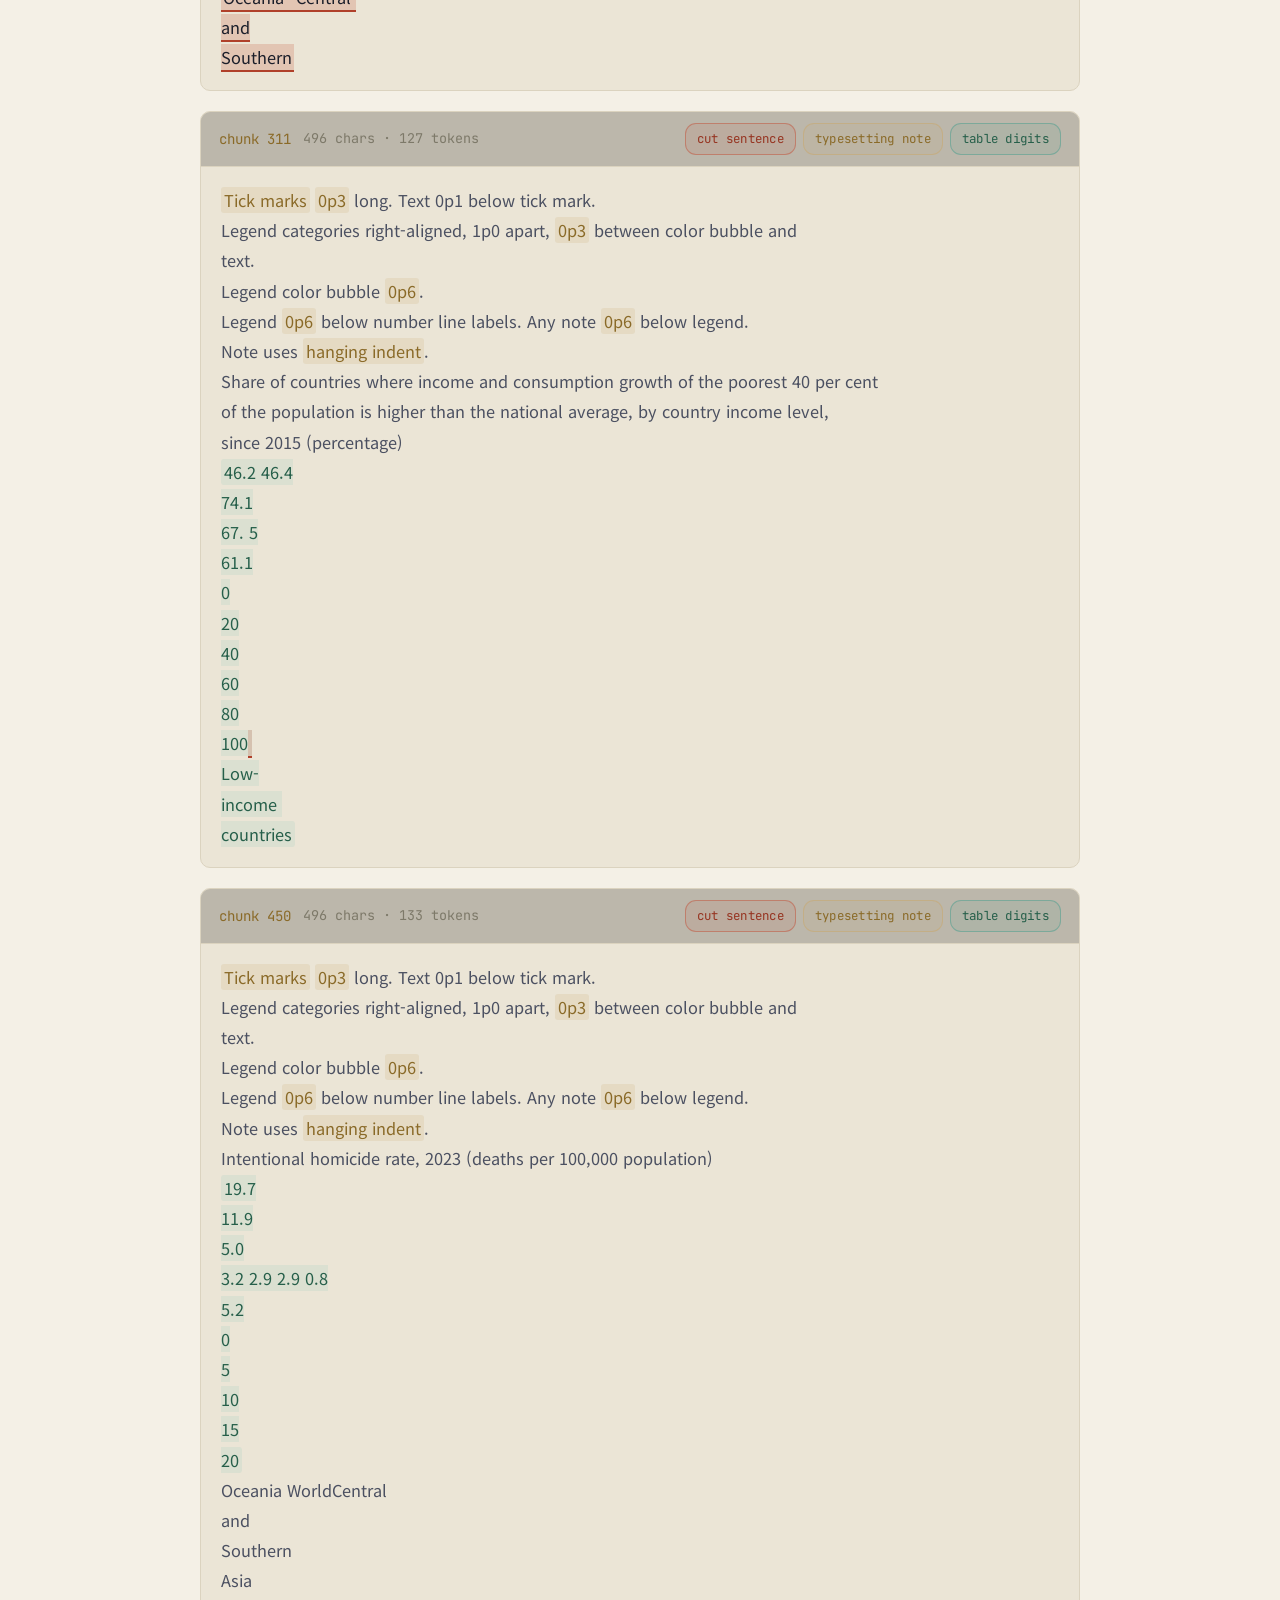
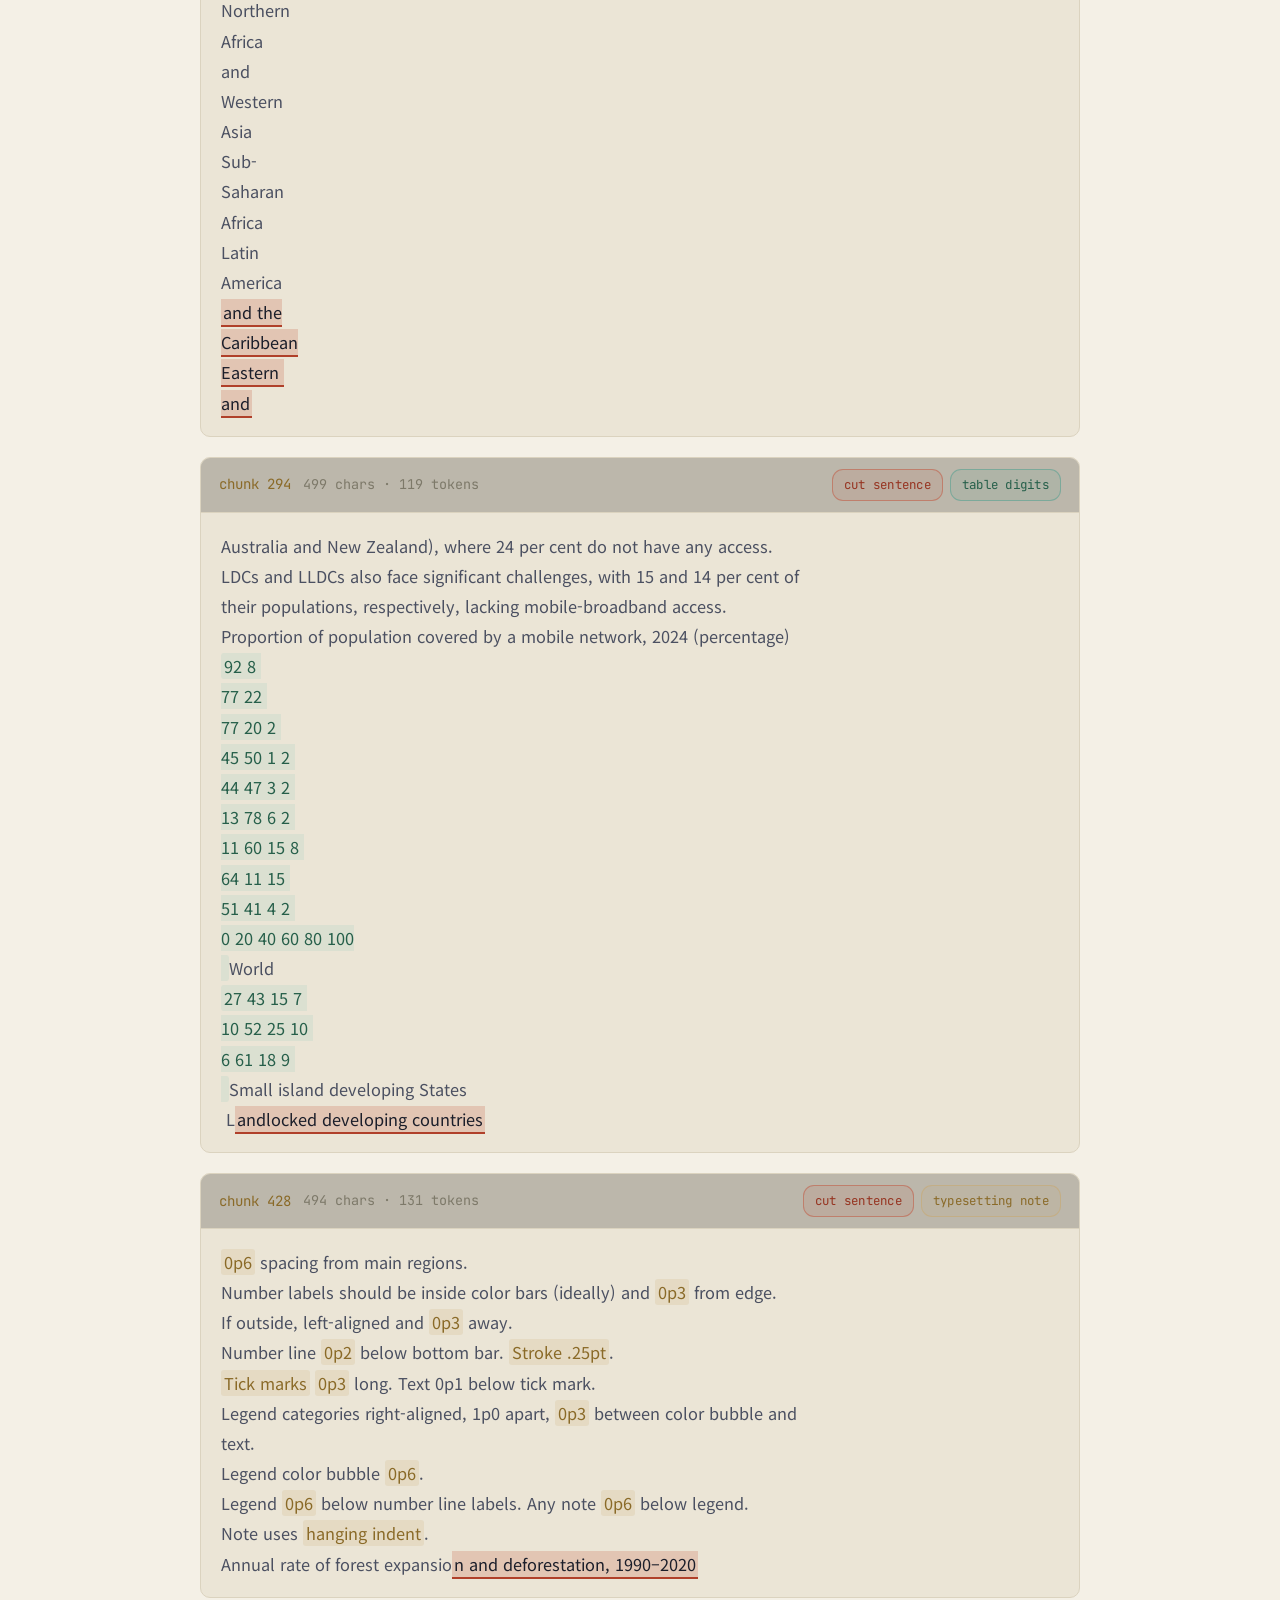
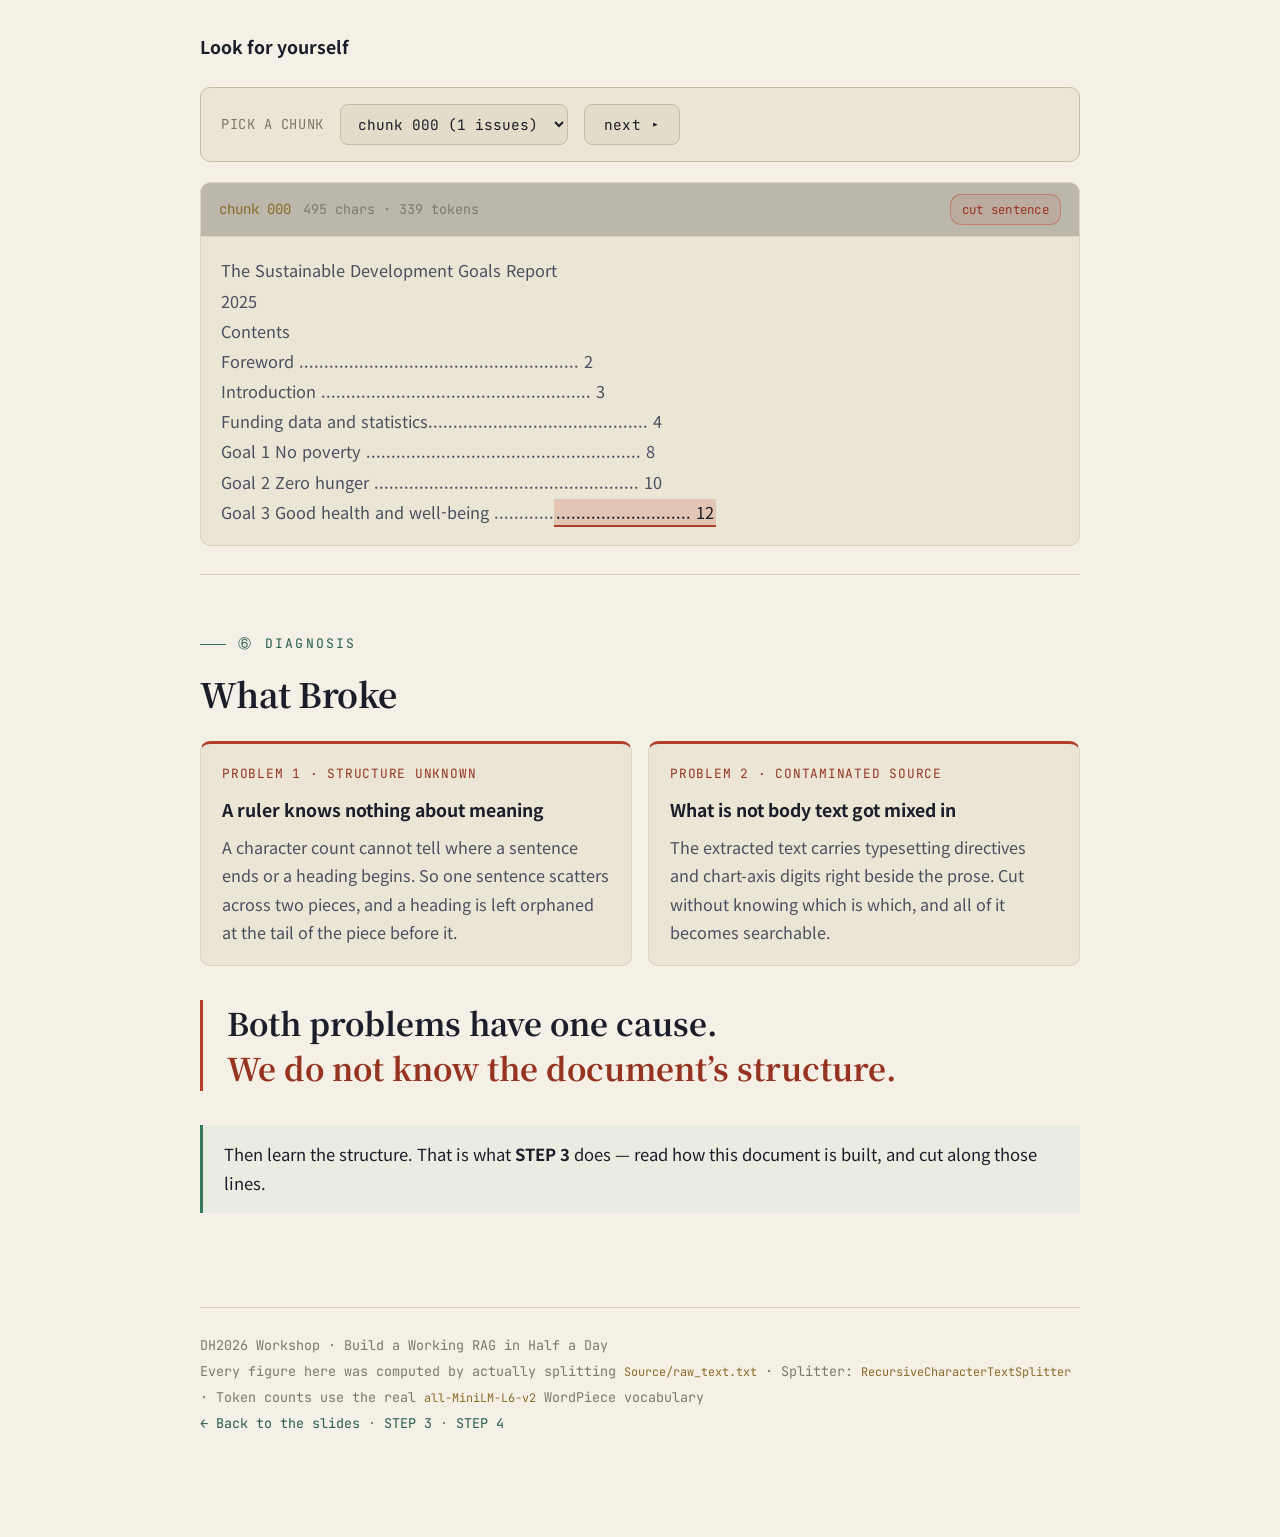
<file: Workshop_RAG/html/step02_chunk.html>
<!DOCTYPE html>
<html lang="ko">
<head>
<meta charset="UTF-8">
<meta name="viewport" content="width=device-width, initial-scale=1.0">
<title>Chunk란 무엇인가 · What Is a Chunk — DH2026</title>
<link rel="preconnect" href="https://fonts.googleapis.com">
<link rel="preconnect" href="https://fonts.gstatic.com" crossorigin>
<link href="https://fonts.googleapis.com/css2?family=Noto+Serif+KR:wght@400;600;700&family=Noto+Sans+KR:wght@300;400;500;700&family=JetBrains+Mono:wght@400;500;700&display=swap" rel="stylesheet">
<link rel="stylesheet" href="theme.css">
<script src="ui.js"></script>
<style>
  .docbar{position:relative;height:64px;border:1px solid var(--line-soft);border-radius:9px;
    background:var(--ink-3);overflow:hidden;margin:26px 0 0;display:flex}
  .docbar .piece{flex:1;border-right:1px solid var(--ink);
    background:linear-gradient(180deg,rgba(74,157,142,.28),rgba(74,157,142,.08));
    transition:transform .5s cubic-bezier(.2,.8,.3,1);transform:scaleY(1)}
  .docbar.split .piece{transform:scaleY(.72);border-right:2px solid var(--cinnabar)}
  .docbar .piece:last-child{border-right:0}

  .wins{display:grid;grid-template-columns:repeat(auto-fill,minmax(15px,1fr));gap:4px;
    margin:26px 0 0;padding:18px;border:1px solid var(--line-soft);border-radius:10px;background:var(--ink-3)}
  .wins .w{aspect-ratio:1;border-radius:3px;background:var(--ink-2);border:1px solid var(--line);
    transition:background .25s ease,border-color .25s ease,transform .25s ease}
  .wins .w.lit{background:rgba(193,83,58,.6);border-color:var(--cinnabar)}
  .wins .w.first{background:var(--teal);border-color:var(--teal-soft);
    box-shadow:0 0 0 2px rgba(111,192,176,.35);transform:scale(1.12)}
  .winlegend{display:flex;justify-content:space-between;flex-wrap:wrap;gap:10px;margin-top:14px;
    font-family:var(--mono);font-size:.86rem;color:var(--paper-faint)}
  .wincount{font-family:var(--serif);font-weight:700;font-size:1.6rem;color:var(--cinnabar-soft);line-height:1}

  .pipe4{display:flex;align-items:stretch;flex-wrap:wrap;margin:26px 0 0}
  .pipe4 .n{flex:1 1 0;min-width:120px;border:1px solid var(--line);border-radius:9px;background:var(--ink-2);
    padding:15px 13px;text-align:center;opacity:.34;
    transition:opacity .45s ease,transform .45s ease,border-color .45s ease;transform:translateY(6px)}
  .pipe4 .n.on{opacity:1;transform:translateY(0);border-color:var(--teal)}
  .pipe4 .n .t{font-size:1.04rem;color:var(--paper);font-weight:500}
  .pipe4 .n .s{font-family:var(--mono);font-size:.76rem;letter-spacing:.05em;
    text-transform:uppercase;color:var(--paper-faint);margin-top:6px}
  .pipe4 .a{display:grid;place-items:center;padding:0 8px;color:var(--paper-faint);
    opacity:.34;transition:opacity .45s ease}
  .pipe4 .a.on{opacity:1}
  @media(max-width:700px){.pipe4{flex-direction:column}.pipe4 .a{transform:rotate(90deg);padding:5px 0}}

  .curve{display:flex;align-items:flex-end;gap:5px;height:150px;margin:22px 0 0;
    border-bottom:1px solid var(--line);padding-bottom:2px}
  .curve .col{flex:1;display:flex;flex-direction:column;justify-content:flex-end;
    align-items:center;gap:5px;cursor:pointer}
  .curve .bar{width:100%;background:rgba(193,83,58,.35);border:1px solid var(--cinnabar);
    border-bottom:0;border-radius:4px 4px 0 0;transition:background .18s ease}
  .curve .col.sel .bar{background:var(--cinnabar)}
  .curve .col:hover .bar{background:rgba(193,83,58,.6)}
  .curve .lb{font-family:var(--mono);font-size:.8rem;color:var(--paper-faint)}
  .curve .col.sel .lb{color:var(--cinnabar-soft)}
  .readout{display:grid;grid-template-columns:repeat(auto-fit,minmax(168px,1fr));gap:12px;margin:18px 0 0}
  .readout .r{border:1px solid var(--line);border-radius:9px;padding:15px 17px;background:var(--ink-2)}
  .readout .r .k{font-family:var(--mono);font-size:.82rem;letter-spacing:.04em;
    text-transform:uppercase;color:var(--paper-faint)}
  .readout .r .v{font-family:var(--serif);font-weight:700;font-size:1.7rem;margin-top:7px}
</style>
</head>
<body>

<div class="topbar">
  <span class="step">STEP 2</span>
  <span class="brand"><span lang="ko">Chunk란 무엇인가</span><span lang="en">What Is a Chunk</span></span>
  <a class="back" href="../index.html#step2">← <span lang="ko">발표자료</span><span lang="en">Slides</span></a>
</div>

<div class="wrap">

  <div class="hero">
    <div class="kicker">DH2026 Workshop · <span lang="ko">보조자료</span><span lang="en">Supplement</span></div>
    <h1><span lang="ko">긴 글을 어떻게 나눌 것인가</span><span lang="en">How Do You Cut Up a Long Document</span></h1>
    <div class="sub"><span lang="ko">RAG에서 <b>청크(chunk)</b>는 검색의 최소 단위다. 이 조각을 어떻게 만드느냐가 검색의 정확도와 답변의 전거를 함께 결정한다. 여기서는 가장 단순한 방법 — <b>글자 수로 자르기</b> — 를 실제로 해 보고, 왜 그것이 실패하는지 눈으로 확인한다.</span><span lang="en">In RAG a <b>chunk</b> is the smallest unit of retrieval. How you cut these pieces decides both how well search works and what you can cite. Here we try the simplest method there is — <b>cutting by character count</b> — and watch it fail.</span></div>
  </div>

  <section>
    <div class="eyebrow teal">① <span lang="ko">정의</span><span lang="en">Definition</span></div>
    <h2><span lang="ko">청크 — 검색할 수 있는 크기의 조각</span><span lang="en">A Chunk Is a Searchable Piece</span></h2>
    <p><span lang="ko">문서 하나를 통째로 검색에 넣을 수는 없다. 그래서 미리 여러 조각으로 나눠 두고, 질문이 오면 <b>조각 단위로</b> 찾는다. 그 조각이 청크다.</span><span lang="en">You cannot feed a whole document into search. So you cut it into pieces beforehand and, when a question arrives, search <b>piece by piece</b>. Those pieces are chunks.</span></p>

    <div class="docbar" id="docbar"></div>
    <div class="cap" id="docCap"></div>
    <div class="controls">
      <button class="btn" id="splitBtn"><span class="ic">◧</span><span id="splitLbl"></span></button>
      <span class="lbl" id="splitInfo"></span>
    </div>

    <div class="analogy">
      <div class="seal"><svg viewBox="0 0 24 24"><path d="M4 5h16M4 5v14M4 19h16M20 5v14"/><path d="M8 5v14M4 9h4M4 13h4"/></svg></div>
      <div>
        <span class="term"><span lang="ko">색인 카드 한 장</span><span lang="en">A single index card</span></span>
        <p><span lang="ko">도서관 카드 목록을 떠올리면 쉽다. 책 한 권을 통째로 뒤지지 않고, 미리 만들어 둔 카드를 찾는다. 청크는 그 카드 한 장이고, 카드에 무엇을 적어 두느냐가 검색의 성패를 가른다.</span><span lang="en">Think of a library card catalogue. You do not search the whole book; you search cards prepared in advance. A chunk is one such card — and what you write on it decides whether the search works.</span></p>
      </div>
    </div>
  </section>

  <section>
    <div class="eyebrow">② <span lang="ko">이유</span><span lang="en">Why</span></div>
    <h2><span lang="ko">왜 나눠야 하는가 — 모델은 그렇게 크지 않다</span><span lang="en">Why Cut at All — the Model Is Not That Big</span></h2>
    <p><span lang="ko">오늘 쓰는 인코더 <code>all-MiniLM-L6-v2</code>가 한 번에 읽는 양은 <b>256토큰</b>이다. 그런데 우리 문서는 그보다 훨씬 크다.</span><span lang="en">The encoder we use, <code>all-MiniLM-L6-v2</code>, reads at most <b>256 tokens</b> at a time. Our document is a great deal larger than that.</span></p>

    <div class="wins" id="wins"></div>
    <div class="winlegend">
      <span id="winLeg"></span>
      <span><span class="wincount" id="winCount">1</span> / 197</span>
    </div>
    <div class="controls">
      <button class="btn" id="scaleBtn"><span class="ic">▶</span><span id="scaleLbl"></span></button>
      <span class="lbl" id="scaleInfo"></span>
    </div>

    <div class="stats">
      <div class="stat"><div class="k"><span lang="ko">문서 전체</span><span lang="en">Whole document</span></div>
        <div class="v">244,337</div><div class="d"><span lang="ko">자 · 51쪽 PDF</span><span lang="en">characters · a 51-page PDF</span></div></div>
      <div class="stat"><div class="k"><span lang="ko">토큰으로</span><span lang="en">In tokens</span></div>
        <div class="v gd">50,340</div><div class="d"><span lang="ko">WordPiece 실측</span><span lang="en">measured with WordPiece</span></div></div>
      <div class="stat"><div class="k"><span lang="ko">인코더 한도</span><span lang="en">Encoder limit</span></div>
        <div class="v tl">256</div><div class="d"><span lang="ko">토큰</span><span lang="en">tokens</span></div></div>
      <div class="stat"><div class="k"><span lang="ko">차이</span><span lang="en">The gap</span></div>
        <div class="v cin">197×</div>
        <div class="d"><span lang="ko">나누지 않으면 0.5%만 읽힌다</span><span lang="en">without cutting, only 0.5% is read</span></div></div>
    </div>

    <div class="summary"><span lang="ko">한 번에 못 읽는 정도가 아니라 <b>197배</b>다. 나누는 것은 선택이 아니라 전제다.</span><span lang="en">It is not merely too long — it is <b>197 times</b> too long. Cutting is not an option; it is a precondition.</span></div>
  </section>

  <section>
    <div class="eyebrow teal">③ <span lang="ko">쓰임</span><span lang="en">What for</span></div>
    <h2><span lang="ko">청크는 나중에 무엇이 되는가</span><span lang="en">What a Chunk Becomes</span></h2>
    <p><span lang="ko">지금 만드는 조각은 파이프라인 끝까지 따라간다. <b>청크의 경계가 곧 전거의 단위</b>가 된다.</span><span lang="en">The pieces you cut now travel all the way to the end. <b>A chunk boundary becomes a unit of citation.</b></span></p>

    <div class="pipe4" id="pipe4">
      <div class="n"><div class="t"><span lang="ko">청크</span><span lang="en">Chunk</span></div><div class="s">Chunk</div></div>
      <div class="a">→</div>
      <div class="n"><div class="t"><span lang="ko">벡터 384개</span><span lang="en">384 numbers</span></div><div class="s">Embed</div></div>
      <div class="a">→</div>
      <div class="n"><div class="t"><span lang="ko">검색 결과</span><span lang="en">A search hit</span></div><div class="s">Retrieve</div></div>
      <div class="a">→</div>
      <div class="n"><div class="t"><span lang="ko">답변의 근거</span><span lang="en">A cited source</span></div><div class="s">Cite</div></div>
    </div>
    <div class="controls">
      <button class="btn" id="pipeBtn"><span class="ic">▶</span><span id="pipeLbl"></span></button>
      <span class="lbl" id="pipeInfo"></span>
    </div>

    <div class="pull teal"><span lang="ko">조각을 잘못 만들면<br><span class="accent">그 뒤 모든 단계가 그 조각 위에 세워진다.</span></span><span lang="en">Cut the pieces badly<br><span class="accent">and every later step is built on them.</span></span></div>
  </section>

  <section>
    <div class="eyebrow">④ <span lang="ko">실험</span><span lang="en">Experiment</span></div>
    <h2><span lang="ko">그럼 몇 글자로 자를까</span><span lang="en">So How Many Characters</span></h2>
    <p><span lang="ko">가장 단순한 방법은 글자 수로 자르는 것이다. 그런데 <b>몇 글자가 정답일까?</b> 막대를 눌러 크기를 바꿔 보면, 답이 없다는 것이 드러난다.</span><span lang="en">The simplest method is to cut by character count. But <b>what is the right number?</b> Click the bars to change it — and watch the question turn out to have no answer.</span></p>

    <div class="curve" id="curve"></div>
    <div class="cap" id="curveCap"></div>

    <div class="readout">
      <div class="r"><div class="k" id="roSizeK"></div><div class="v gd" id="roSize"></div></div>
      <div class="r"><div class="k" id="roNK"></div><div class="v" id="roN">—</div></div>
      <div class="r"><div class="k" id="roCutK"></div><div class="v cin" id="roCut">—</div></div>
      <div class="r"><div class="k" id="roMidK"></div><div class="v cin" id="roMid">—</div></div>
    </div>

    <div class="summary"><span lang="ko">어떤 크기를 골라도 <b>문장 중간 절단이 사라지지 않는다.</b> 500자가 나쁜 값이어서가 아니다 — <span class="cin">길이는 의미의 경계를 모르기 때문</span>이다.</span><span lang="en">Whatever size you pick, <b>the mid-sentence cuts do not go away.</b> It is not that 500 is a poor number — <span class="cin">length simply knows nothing about where meaning ends</span>.</span></div>
  </section>

  <section>
    <div class="eyebrow">⑤ <span lang="ko">결과</span><span lang="en">Result</span></div>
    <h2><span lang="ko">500자로 자른 결과 — 실제로 무슨 일이 일어났나</span><span lang="en">Cut at 500 — What Actually Happened</span></h2>
    <p><span lang="ko">워크숍 코드가 쓰는 설정 그대로다: <code>chunk_size=500, chunk_overlap=50</code>. 문서는 <b>535개</b> 조각이 되었다.</span><span lang="en">These are the workshop’s own settings: <code>chunk_size=500, chunk_overlap=50</code>. The document became <b>535 pieces</b>.</span></p>

    <div class="stats">
      <div class="stat"><div class="k"><span lang="ko">문장 중간에서 끝남</span><span lang="en">Ends mid-sentence</span></div>
        <div class="v cin">82%</div><div class="d">441 / 535</div></div>
      <div class="stat"><div class="k"><span lang="ko">문장 중간에서 시작</span><span lang="en">Starts mid-sentence</span></div>
        <div class="v cin">63%</div><div class="d">337 / 535</div></div>
      <div class="stat"><div class="k"><span lang="ko">표 숫자 나열 포함</span><span lang="en">Contains table digits</span></div>
        <div class="v tl">16%</div><div class="d">86 / 535</div></div>
      <div class="stat"><div class="k"><span lang="ko">조판 지시문 포함</span><span lang="en">Contains typesetting notes</span></div>
        <div class="v gd">5%</div><div class="d">28 / 535</div></div>
    </div>

    <h3 style="margin-top:34px"><span lang="ko">대표 사례</span><span lang="en">Representative cases</span></h3>
    <div class="cap" id="legendCap"></div>
    <div id="examples"></div>

    <h3 style="margin-top:34px"><span lang="ko">직접 살펴보기</span><span lang="en">Look for yourself</span></h3>
    <div class="controls">
      <span class="lbl" id="pickLbl"></span>
      <select id="pick"></select>
      <button class="btn" id="nextBtn"></button>
    </div>
    <div id="viewer"></div>
  </section>

  <section>
    <div class="eyebrow teal">⑥ <span lang="ko">진단</span><span lang="en">Diagnosis</span></div>
    <h2><span lang="ko">무엇이 무너졌나</span><span lang="en">What Broke</span></h2>

    <div class="contrast">
      <div class="box bad">
        <div class="tag"><span lang="ko">문제 1 · 구조 무지</span><span lang="en">Problem 1 · structure unknown</span></div>
        <h4><span lang="ko">자(尺)는 의미를 모른다</span><span lang="en">A ruler knows nothing about meaning</span></h4>
        <p><span lang="ko">글자 수는 문장이 어디서 끝나는지, 소제목이 어디서 시작하는지 모른다. 그래서 한 문장이 두 조각으로 흩어지고, 소제목은 앞 조각 끝에 고아로 남는다.</span><span lang="en">A character count cannot tell where a sentence ends or a heading begins. So one sentence scatters across two pieces, and a heading is left orphaned at the tail of the piece before it.</span></p>
      </div>
      <div class="box bad">
        <div class="tag"><span lang="ko">문제 2 · 원천 오염</span><span lang="en">Problem 2 · contaminated source</span></div>
        <h4><span lang="ko">본문이 아닌 것이 섞여 있다</span><span lang="en">What is not body text got mixed in</span></h4>
        <p><span lang="ko">추출된 텍스트에는 조판 지시문과 도표 축 숫자가 본문과 나란히 들어 있다. 무엇이 본문인지 모르는 채로 자르면 그것들이 그대로 검색 대상이 된다.</span><span lang="en">The extracted text carries typesetting directives and chart-axis digits right beside the prose. Cut without knowing which is which, and all of it becomes searchable.</span></p>
      </div>
    </div>

    <div class="pull"><span lang="ko">두 문제의 원인은 하나다.<br><span class="accent">문서의 구조를 모른다.</span></span><span lang="en">Both problems have one cause.<br><span class="accent">We do not know the document’s structure.</span></span></div>

    <div class="summary teal"><span lang="ko">그러면 구조를 알면 된다. 그것이 <b>STEP 3</b>에서 하는 일이다 — 이 문서가 어떻게 생겼는지 먼저 읽고, 그 구조에 맞춰 자른다.</span><span lang="en">Then learn the structure. That is what <b>STEP 3</b> does — read how this document is built, and cut along those lines.</span></div>
  </section>

  <div class="foot">
  DH2026 Workshop · Build a Working RAG in Half a Day<br>
  <span lang="ko">이 페이지의 모든 수치는 <code>Source/raw_text.txt</code>를 실제로 분할해 계산했습니다 · 분할기 <code>RecursiveCharacterTextSplitter</code> · 토큰은 <code>all-MiniLM-L6-v2</code>의 WordPiece 실측</span><span lang="en">Every figure here was computed by actually splitting <code>Source/raw_text.txt</code> · Splitter: <code>RecursiveCharacterTextSplitter</code> · Token counts use the real <code>all-MiniLM-L6-v2</code> WordPiece vocabulary</span><br>
  <a href="../index.html#step2">← <span lang="ko">발표자료로 돌아가기</span><span lang="en">Back to the slides</span></a>
   · <a href="step03_xml.html">STEP 3</a> · <a href="step04_metadata.html">STEP 4</a>
</div>
</div>

<script>
const D = {"totalChars": 244337, "totalTokens": 50340, "limit": 256, "ratio": 197, "n": 535, "stat": {"cut": 441, "mid": 337, "noise": 28, "num": 86}, "curve": [{"size": 200, "n": 1596, "cut": 81, "mid": 64}, {"size": 300, "n": 954, "cut": 82, "mid": 63}, {"size": 400, "n": 678, "cut": 81, "mid": 64}, {"size": 500, "n": 535, "cut": 82, "mid": 63}, {"size": 700, "n": 371, "cut": 83, "mid": 63}, {"size": 1000, "n": 255, "cut": 81, "mid": 62}, {"size": 1500, "n": 168, "cut": 80, "mid": 59}, {"size": 2000, "n": 125, "cut": 79, "mid": 62}], "examples": [{"id": "chunk 475", "chars": 499, "tokens": 141, "tags": ["cut", "noise", "num"], "html": "<span class=\"hl-noise\">Tick marks</span> <span class=\"hl-noise\">0p3</span> long. Text 0p1 below tick mark.\nLegend categories right-aligned, 1p0 apart, <span class=\"hl-noise\">0p3</span> between color bubble and \ntext.\nLegend color bubble <span class=\"hl-noise\">0p6</span>.\nLegend <span class=\"hl-noise\">0p6</span> below number line labels. Any note <span class=\"hl-noise\">0p6</span> below legend. \nNote uses <span class=\"hl-noise\">hanging indent</span>.\nInterest payments on the total external debt of low- and middle-income countries, \nby region and creditor type, 2021–2023 (billions of current dollars) \n<span class=\"hl-num\">66\n53\n67 61 63 70\n22 22 26\n14 16 21 15 17 21\n5 5 6\n7\n9\n18\n3 4\n10\n3 4\n7\n3 5\n10\n5 <span class=\"hl-cut\">5\n8\n3 4 7\n0\n20\n40\n60\n</span>80</span>"}, {"id": "chunk 124", "chars": 498, "tokens": 194, "tags": ["cut", "noise", "num"], "html": "Note uses <span class=\"hl-noise\">hanging indent</span>.\nUnder-5 and neonatal mortality rate, 2015–2023 (deaths per 1,000 live births)\n<span class=\"hl-num\">89.0\n68.8\n45.8\n37.0\n47.0\n33.2\n28.7\n24.3\n18.5 15.9 16.8 14.3\n6.0 5.1 4.2 3.8\n43.7\n36.7\n30.1 26.4\n21.3 18.6\n28.0\n20.7\n14.6 12.8 10.1 8.7 8.4 7. 2\n3.4 2.7 2.5 2.4\n19.7 17. 3\n0\n10\n20\n30\n40\n50\n60\n70\n80\n90\n2015\n2023\n2015\n2023\n2015\n2023\n2015\n2023\n2015\n2023\n2015\n2023\n2015\n2023\n2015\n2023\n2015\n2023\n</span>World\nUnder-5 mortality rate  Neonatal mortality rate\nSub-\nSaharan\nAfrica\n<span class=\"hl-cut\">Oceania* Central \nand\nSouthern</span>"}, {"id": "chunk 311", "chars": 496, "tokens": 127, "tags": ["cut", "noise", "num"], "html": "<span class=\"hl-noise\">Tick marks</span> <span class=\"hl-noise\">0p3</span> long. Text 0p1 below tick mark.\nLegend categories right-aligned, 1p0 apart, <span class=\"hl-noise\">0p3</span> between color bubble and \ntext.\nLegend color bubble <span class=\"hl-noise\">0p6</span>.\nLegend <span class=\"hl-noise\">0p6</span> below number line labels. Any note <span class=\"hl-noise\">0p6</span> below legend. \nNote uses <span class=\"hl-noise\">hanging indent</span>.\nShare of countries where income and consumption growth of the poorest 40 per cent\nof the population is higher than the national average, by country income level, \nsince 2015 (percentage)\n<span class=\"hl-num\">46.2 46.4\n74.1\n67. 5\n61.1\n0\n20\n40\n60\n80\n100<span class=\"hl-cut\">\n</span>Low-\nincome \ncountries</span>"}, {"id": "chunk 450", "chars": 496, "tokens": 133, "tags": ["cut", "noise", "num"], "html": "<span class=\"hl-noise\">Tick marks</span> <span class=\"hl-noise\">0p3</span> long. Text 0p1 below tick mark.\nLegend categories right-aligned, 1p0 apart, <span class=\"hl-noise\">0p3</span> between color bubble and \ntext.\nLegend color bubble <span class=\"hl-noise\">0p6</span>.\nLegend <span class=\"hl-noise\">0p6</span> below number line labels. Any note <span class=\"hl-noise\">0p6</span> below legend. \nNote uses <span class=\"hl-noise\">hanging indent</span>.\nIntentional homicide rate, 2023 (deaths per 100,000 population) \n<span class=\"hl-num\">19.7\n11.9\n5.0\n3.2 2.9 2.9 0.8\n5.2\n0\n5\n10\n15\n20\n</span>Oceania WorldCentral \nand\nSouthern \nAsia\nNorthern \nAfrica\nand \nWestern\nAsia\nSub-\nSaharan\nAfrica\nLatin \nAmerica\n<span class=\"hl-cut\">and the\nCaribbean\nEastern \nand</span>"}, {"id": "chunk 294", "chars": 499, "tokens": 119, "tags": ["cut", "num"], "html": "Australia and New Zealand), where 24 per cent do not have any access. \nLDCs and LLDCs also face significant challenges, with 15 and 14 per cent of \ntheir populations, respectively, lacking mobile-broadband access.\nProportion of population covered by a mobile network, 2024 (percentage)\n<span class=\"hl-num\">92 8 \n77 22 \n77 20 2 \n45 50 1 2 \n44 47 3 2 \n13 78 6 2 \n11 60 15 8 \n64 11 15 \n51 41 4 2 \n0 20 40 60 80 100\n </span>World\n<span class=\"hl-num\">27 43 15 7 \n10 52 25 10 \n6 61 18 9 \n </span>Small island developing States\n L<span class=\"hl-cut\">andlocked developing countries</span>"}, {"id": "chunk 428", "chars": 494, "tokens": 131, "tags": ["cut", "noise"], "html": "<span class=\"hl-noise\">0p6</span> spacing from main regions. \nNumber labels should be inside color bars (ideally) and <span class=\"hl-noise\">0p3</span> from edge. \nIf outside, left-aligned and <span class=\"hl-noise\">0p3</span> away.\nNumber line <span class=\"hl-noise\">0p2</span> below bottom bar. <span class=\"hl-noise\">Stroke .25pt</span>.\n<span class=\"hl-noise\">Tick marks</span> <span class=\"hl-noise\">0p3</span> long. Text 0p1 below tick mark.\nLegend categories right-aligned, 1p0 apart, <span class=\"hl-noise\">0p3</span> between color bubble and \ntext.\nLegend color bubble <span class=\"hl-noise\">0p6</span>.\nLegend <span class=\"hl-noise\">0p6</span> below number line labels. Any note <span class=\"hl-noise\">0p6</span> below legend. \nNote uses <span class=\"hl-noise\">hanging indent</span>.\nAnnual rate of forest expansio<span class=\"hl-cut\">n and deforestation, 1990–2020</span>"}], "browse": [{"id": "chunk 000", "chars": 495, "tokens": 339, "tags": ["cut"], "html": "The Sustainable Development Goals Report\n2025\nContents\nForeword ........................................................ 2\nIntroduction ...................................................... 3\nFunding data and statistics............................................ 4\nGoal 1 No poverty ....................................................... 8\nGoal 2 Zero hunger ..................................................... 10\nGoal 3 Good health and well-being ............<span class=\"hl-cut\">........................... 12</span>"}, {"id": "chunk 001", "chars": 462, "tokens": 276, "tags": ["cut"], "html": "Goal 4 Quality education ................................................ 16\nGoal 5 Gender equality  ................................................. 18\nGoal 6 Clean water and sanitation  ....................................... 20\nGoal 7 Affordable and clean energy ...................................... 22\nGoal 8 Decent work and economic growth ................................ 24\nGoal 9 Industry, innovation and infrastructure .<span class=\"hl-cut\">........................... 26</span>"}, {"id": "chunk 002", "chars": 467, "tokens": 296, "tags": ["cut"], "html": "Goal 10 Reduced inequalities ............................................. 28\nGoal 11 Sustainable cities and communities  ............................... 30\nGoal 12 Responsible consumption and production  ......................... 32\nGoal 13 Climate action ................................................... 34\nGoal 14 Life below water ................................................. 36\nGoal 15 Life on land...........................<span class=\"hl-cut\">........................... 38</span>"}, {"id": "chunk 003", "chars": 474, "tokens": 215, "tags": ["cut"], "html": "Goal 16 Peace, justice and strong institutions ............................. 40\nGoal 17 Partnerships for the Goals ........................................ 42\nSDG progress by target  ......................................... 44\nNote to the reader  ............................................... 46\nThe Sustainable\nDevelopment \nGoals Report \n2025\nThe Sustainable Development Goals Report 2025\n2\nForeword\nT en years since world leaders embraced <span class=\"hl-cut\">the transformative 2030 Agenda</span>"}, {"id": "chunk 004", "chars": 462, "tokens": 84, "tags": ["cut"], "html": "<span class=\"hl-cut\">for Sustainable Development, w</span>e have not only the opportunity but the \nobligation to take stock of progress, acknowledge shortfalls and act with \nurgency and responsibility.\nSince 2015, millions have gained access to essential services. More \nthan half the world’s population now benefits from some form of social \nprotection, up by 10 percentage points compared to a decade ago. Child \nmarriage and maternal and child mortality rat<span class=\"hl-cut\">es have fallen, and more young</span>"}, {"id": "chunk 005", "chars": 481, "tokens": 92, "tags": ["cut"], "html": "<span class=\"hl-cut\">people, especially girls, comp</span>lete school. Women now hold 27 per cent of \nparliamentary seats worldwide, up from 22 per cent. Access to electricity \nand clean cooking has expanded. Internet connectivity has increased \nby 70 per cent, opening new horizons. Around the world, young people, \ncommunities, civil society and local leaders are stepping up their action to \ndeliver on the promise of the SDGs.\nDespite these important gains, conflicts, climat<span class=\"hl-cut\">e chaos, geopolitical tensions</span>"}, {"id": "chunk 006", "chars": 430, "tokens": 88, "tags": ["cut"], "html": "<span class=\"hl-cut\">and economic shocks continue t</span>o obstruct progress at the pace and scale \nneeded to meet the 2030 target.\nThis year’s Sustainable Development Goals Report finds that only 35 per \ncent of SDG targets are on track or making moderate progress. Nearly half \nare moving too slowly and, alarmingly, 18 per cent are in reverse.\nWe face a global development emergency.\nOver 800 million people are trapped in e<span class=\"hl-cut\">xtreme poverty. Carbon dioxide</span>"}, {"id": "chunk 007", "chars": 494, "tokens": 106, "tags": ["cut"], "html": "<span class=\"hl-cut\">levels are at the highest in o</span>ver two million years, and 2024 was the hottest \nyear on record, surpassing the 1.5°C threshold. Peace and security have \nworsened, with over 120 million people forced from their homes, more than \ndouble the number in 2015.\nMeanwhile, debt servicing costs in low- and middle-income countries \nreached a record $1.4 trillion, squeezing resources needed for sustainable \ndevelopment.\nThis report tells the SDG story in numbers, but it i<span class=\"hl-cut\">s, above all, a call to action</span>"}, {"id": "chunk 008", "chars": 477, "tokens": 83, "tags": ["cut"], "html": "– a call for ambitious action in six critical SDG transitions: food systems, \nenergy, digital connectivity, education, jobs and social protection, and \nclimate and biodiversity.\n \nMaking these transitions requires massive investment, robust policies and \nurgent acceleration. It also requires removing barriers to the full participation \nof women in economies and public life, ending gender-based violence, \nand ensuring equal access to education,<span class=\"hl-cut\"> employment and leadership. It</span>"}, {"id": "chunk 009", "chars": 479, "tokens": 88, "tags": ["cut"], "html": "<span class=\"hl-cut\">means tackling poverty and ine</span>quality head-on, closing the digital divide \nand ensuring that technology, including artificial intelligence, is harnessed \ninclusively and responsibly.\nBuilding on the momentum of the Pact for the Future, we have vital \nopportunities this year to gather public and private partners together to \nsummon the political will and financing required to get the SDGs on track – \nincluding the Financing for Development Confer<span class=\"hl-cut\">ence, the High-level Political</span>"}, {"id": "chunk 010", "chars": 437, "tokens": 85, "tags": ["cut"], "html": "Forum, the Second United Nations Food Systems Summit and the Second \nWorld Summit for Social Development.\nThe Sustainable Development Goals remain within reach, but only if we act \ndecisively and act now. T ogether, we can still build the sustainable future \neveryone, everywhere, deserves.\nAntónio Guterres \nSecretary-General of the United Nations\n3\nIntroduction\nAs we mark a decade since the adoption of t<span class=\"hl-cut\">he 2030 Agenda for Sustainable</span>"}, {"id": "chunk 011", "chars": 481, "tokens": 95, "tags": ["cut"], "html": "Development, we find ourselves at an inflection point in human history. With \nfive years remaining to achieve the Sustainable Development Goals (SDGs), \nthis report presents both a frank assessment of our current position and a \ncompelling case for why the transformative vision of the SDGs remains not \nonly relevant, but also critical to our collective future.\nA decade of learning: progress amid adversity\nT en years ago, world leaders gathered at <span class=\"hl-cut\">the United Nations and made an</span>"}, {"id": "chunk 012", "chars": 470, "tokens": 85, "tags": ["cut"], "html": "<span class=\"hl-cut\">unprecedented commitment – to </span>leave no one behind and to transform \nour world by 2030. What we have learned since then is that sustainable \ndevelopment is not a destination, but rather a journey of innovation, \nadaptation and commitment to human dignity.\nThis report tells a story of remarkable human resilience and ingenuity. We \nhave witnessed great achievements that demonstrate what is possible \nwhen the international community acts wi<span class=\"hl-cut\">th purpose and solidarity. New</span>"}, {"id": "chunk 013", "chars": 474, "tokens": 94, "tags": ["cut"], "html": "HIV infections have declined by 40 per cent since 2010. Malaria prevention \nefforts have averted 2.2 billion cases and saved 12.7 million lives since \n2000. Since 2015, 110 million more children and youth have entered school, \nwith completion rates rising at all levels, and the gender gap in education \ncontinuing to narrow.\nAccess to infrastructure has expanded significantly. By 2023, 92 per cent \nof the world’s population had access to ele<span class=\"hl-cut\">ctricity, and Internet use had</span>"}, {"id": "chunk 014", "chars": 425, "tokens": 73, "tags": ["cut"], "html": "<span class=\"hl-cut\">grown to 68 per cent in 2024 f</span>rom 40 per cent in 2015 – connecting millions \nmore to opportunities for education, work and participation. In biodiversity \nconservation, thousands of local successes have helped double the \nprotection of key ecosystems critical to our planet’s health. \nThese victories are not abstract statistics – they represent real lives \ntransformed, families lifted from pov<span class=\"hl-cut\">erty and communities empowered</span>"}, {"id": "chunk 015", "chars": 489, "tokens": 90, "tags": ["cut"], "html": "<span class=\"hl-cut\">to build better and more resil</span>ient futures. They validate the fundamental \npremise of the 2030 Agenda: that sustainable development is achievable \nwhen we combine evidence-based policies with sustained political \ncommitment and investment.\nConfronting hard truths\nHowever, this report also compels us to confront uncomfortable truths about \nthe challenges that persist. Despite notable progress, the pace of change \nremains insufficient to meet our 2030 commi<span class=\"hl-cut\">tments. One in 12 people still</span>"}, {"id": "chunk 016", "chars": 454, "tokens": 83, "tags": ["cut"], "html": "<span class=\"hl-cut\">experience hunger, and billion</span>s lack access to safe drinking water, sanitation \nand hygiene. Persistent inequalities continue to limit human potential, with \nwomen devoting 2.5 times as many hours per day to unpaid care work as \nmen, and persons with disabilities remaining underserved across multiple \nsectors.\nThe broader context is increasingly complex. Climate change continues \nto accelerate, with temperatures breaking<span class=\"hl-cut\"> records year after year. Many</span>"}, {"id": "chunk 017", "chars": 492, "tokens": 83, "tags": [], "html": "<span class=\"hl-cut\">countries face record debt ser</span>vicing costs, while a staggering $4 trillion \nannual financing gap constrains development progress. \nStrategic pathways forward\nThe six SDG transitions – addressing food systems, energy access, digital \ntransformation, education, jobs and social protection, and climate and \nbiodiversity action – are where concentrated effort can drive systemic \nchange. These are fundamental shifts in how we organize our economies, \nsocieties and relationship with the planet."}, {"id": "chunk 018", "chars": 477, "tokens": 90, "tags": ["cut"], "html": "<span class=\"hl-cut\">societies and relationship wit</span>h the planet.\nWe also need to ensure that data – the foundation for effective policymaking  \n– is timely, inclusive, and actionable. The Medellín Framework for Action \nadopted at the 2024 World Data Forum sets a clear road map for \ntransforming data systems. We must now invest in its implementation.\nSuccess requires treating every intergovernmental process as more than a \ndiplomatic exercise. The outcomes of our n<span class=\"hl-cut\">egotiations must be translated</span>"}, {"id": "chunk 019", "chars": 492, "tokens": 84, "tags": ["cut"], "html": "<span class=\"hl-cut\">into integrated national strat</span>egies, supported by adequate financing, \nrobust data systems and the institutional capacity needed for sustained \nimplementation. \nCall for renewed multilateralism\nThe challenges we face are inherently global and interconnected. No country, \nregardless of its wealth or capacity, can address climate change, pandemic \npreparedness or inequality alone. The 2030 Agenda represents our \ncollective recognition that our destinies are in<span class=\"hl-cut\">tertwined and that sustainable</span>"}, {"id": "chunk 020", "chars": 463, "tokens": 95, "tags": ["cut"], "html": "<span class=\"hl-cut\">development is not a zero-sum </span>game, but a shared endeavour that benefits \nall.\nThis moment demands what I call “urgent multilateralism”  –  a renewed \ncommitment to international cooperation based on evidence, equity, and \nmutual accountability. It means treating the SDGs not as aspirational goals \nbut as non-negotiable commitments to current and future generations.\nMeasure of our success\nAs we enter the final five years before 2<span class=\"hl-cut\">030, we must remember that the</span>"}, {"id": "chunk 021", "chars": 433, "tokens": 74, "tags": ["cut"], "html": "<span class=\"hl-cut\">true measure of our progress i</span>s not in global averages or aggregate statistics, \nbut rather in how we transform the lives of those who have been left furthest \nbehind. Every child who gains access to quality education, every family \nlifted out of poverty and every community protected from climate impacts \nrepresents what multilateral cooperation can achieve.\nThe evidence in this report demonstrates t<span class=\"hl-cut\">hat transformation is possible</span>"}, {"id": "chunk 022", "chars": 494, "tokens": 101, "tags": ["cut"], "html": "<span class=\"hl-cut\">when we combine proven strateg</span>ies with political courage and adequate \nresources. The SDGs remain as vital and achievable as ever, but only when \nwe match the ambition of the 2030 Agenda with the urgency and unity this \ndecisive moment demands.\nThe next five years will determine whether we rise to meet this moment or \nfall further behind. Let us use this critical window to recommit, to act and to \ndeliver.\nLi Junhua \nUnder-Secretary-General for the Department <span class=\"hl-cut\">of Economic and Social Affairs</span>"}, {"id": "chunk 023", "chars": 484, "tokens": 94, "tags": ["cut"], "html": "Introduction\nThe Sustainable Development Goals Report 2025\n4\nFunding data and statistics: the essential infrastructure for development\nI. Five years to go: the stark reality of SDG progress\nThe 2025 progress assessment reveals that the world remains far off track \nfrom achieving the 2030 Agenda. Of the 169 SDG targets, 139 could be \nassessed using global trend data from the 2015 baseline to the most recent \nyear, supplemented by custodian agency anal<span class=\"hl-cut\">yses. Among these, only 35 per</span>"}, {"id": "chunk 024", "chars": 477, "tokens": 98, "tags": ["cut", "noise"], "html": "<span class=\"hl-cut\">cent show adequate progress – </span>18 per cent are on track and 17 per cent are \nmaking moderate progress. In contrast, 48 per cent of targets show \ninsufficient progress, including 31 per cent with only marginal gains and 17 \nper cent with no progress at all. Most concerning, 18 per cent of targets have \nregressed below 2015 baseline levels.1 \nTwo different <span class=\"hl-noise\">guide layers</span> for two- and three-line titles. \n<span class=\"hl-noise\">Guides for edge</span> of right-aligned text and bar<span class=\"hl-cut\">s are uniform (and account for</span>"}, {"id": "chunk 025", "chars": 482, "tokens": 131, "tags": ["noise"], "html": "<span class=\"hl-cut\">space for other languages).\n<s</span>pan class=\"hl-noise\">Swatches</span> are of full, 75%, 50% and 25% color.\nAll bars should be <span class=\"hl-noise\">0p6</span> wide\nwith 0 <span class=\"hl-noise\">spacing within country</span> categories \nand <span class=\"hl-noise\">0p2</span> spacing between country categories.\nIf World, LDC, LDS or SIDS categories are spaced apart, \n<span class=\"hl-noise\">0p6</span> spacing from main regions. \nNumber labels should be inside color bars (ideally) and <span class=\"hl-noise\">0p3</span> from edge. \nIf outside, left-aligned and <span class=\"hl-noise\">0p3</span> away.\nNumber line <span class=\"hl-noise\">0p2</span> below bottom bar. <span class=\"hl-noise\">Stroke .25pt</span>.\n<span class=\"hl-noise\">Tick marks</span> <span class=\"hl-noise\">0p3</span> long. Text 0p1 below tick mark."}, {"id": "chunk 026", "chars": 481, "tokens": 119, "tags": ["cut", "noise"], "html": "<span class=\"hl-noise\">Tick marks</span> <span class=\"hl-noise\">0p3</span> long. Text 0p1 below tick mark.\nLegend categories right-aligned, 1p0 apart, <span class=\"hl-noise\">0p3</span> between color bubble and \ntext.\nLegend color bubble <span class=\"hl-noise\">0p6</span>.\nLegend <span class=\"hl-noise\">0p6</span> below number line labels. Any note <span class=\"hl-noise\">0p6</span> below legend. \nNote uses <span class=\"hl-noise\">hanging indent</span>. Note: Percentages do not add up to 100 per cent due to rounding.\nOverall progress across targets based on 2015–2025 global aggregate data\n18%\n17%\n31%\n17%\n18%\nOn track or target met Moderate progress Marginal <span class=\"hl-cut\">progress\nStagnation Regression</span>"}, {"id": "chunk 027", "chars": 456, "tokens": 86, "tags": [], "html": "Stagnation Regression\n1 This June 2025 progress assessment incorporates a few new data sets, resulting in slightly different findings from the Secretary-General’s report on progress towards the \nSustainable Development Goals, which was conducted in April 2025. Due to ongoing data updates and revised methodologies, direct comparisons with previous years’ \nassessments should be made with caution. Percentages do not add up to 100 per cent due to rounding."}, {"id": "chunk 028", "chars": 494, "tokens": 84, "tags": ["cut"], "html": "This comprehensive assessment underscores the urgent need for intensified \nefforts to put the SDGs on course. A detailed breakdown of progress by \ntarget is available at the end of this report.\nWhile this report focuses on global trends, the global averages may mask \nmeaningful advances in many countries that have made substantial progress \nacross several Goals. These national and local successes – driven by sound \npolicies, strong institutions and inclusive p<span class=\"hl-cut\">artnerships – demonstrate that</span>"}, {"id": "chunk 029", "chars": 481, "tokens": 101, "tags": ["cut", "num"], "html": "<span class=\"hl-cut\">accelerated progress is possib</span>le and offer valuable pathways for others to \nfollow.\nProgress assessment for the 17 Goals based on assessed targets, by Goal \n(percentage)\nOn track or target met Moderate progress Marginal progress\nStagnation Regression\n<span class=\"hl-num\">0 10 20 30 40 50 60 70 80 90 100\n</span>Goal 17\nGoal 16\nGoal 15\nGoal 14\nGoal 13\nGoal 12\nGoal 11\nGoal 10\nGoal 9\nGoal 8\nGoal 7\nGoal 6\nGoal 5\nGoal 4\nGoal 3\nGoal 2\nGoal 1\nJust as electricity powers modern life a<span class=\"hl-cut\">nd clean water sustains public</span>"}, {"id": "chunk 030", "chars": 464, "tokens": 74, "tags": ["cut"], "html": "<span class=\"hl-cut\">health, reliable data infrastr</span>ucture underpins virtually every aspect of \nsustainable development. From tracking disease outbreaks and monitoring \nclimate impacts to measuring poverty reduction and ensuring transparent \ngovernance, quality data and statistics systems are essential infrastructure \nfor the digital age.  \nWith only five years remaining to achieve the Sustainable Development \nGoals (SDGs) by 2030, progress has been de<span class=\"hl-cut\">eply inadequate. This reflects</span>"}, {"id": "chunk 031", "chars": 452, "tokens": 83, "tags": ["cut"], "html": "<span class=\"hl-cut\">not just implementation challe</span>nges, but also a fundamental problem in how \nwe measure, monitor and respond to global development needs. T racking \nSDG progress and course-correcting in real time depends entirely on robust \ndata infrastructure. Y et statistical systems remain chronically underfunded \n– treated as technical afterthoughts rather than foundational investments. \nWithout reliable data, Governments cannot ide<span class=\"hl-cut\">ntify problems early, allocate</span>"}, {"id": "chunk 032", "chars": 424, "tokens": 73, "tags": ["cut"], "html": "<span class=\"hl-cut\">resources effectively or demon</span>strate accountability.\nIn this section we first present a comprehensive progress assessment, \nrevealing the stark reality of where the world stands on achieving the 2030 \nAgenda. Second, we show the improvements made in terms of SDG data \navailability while also highlighting critical gaps that persist. Finally, we \nexplore the urgent need for building sustainabl<span class=\"hl-cut\">e financing and resilient data</span>"}, {"id": "chunk 033", "chars": 477, "tokens": 84, "tags": ["cut"], "html": "<span class=\"hl-cut\">systems in the face of polycri</span>ses, examining how fragile funding mechanisms \nthreaten progress and what strategies can strengthen country-led data \ninfrastructure for the future.\n5\nOver the past decade, significant progress has been made in strengthening \ndata systems to support SDG monitoring. In 2025, a comprehensive review \nof the global indicator framework – endorsed by the Statistical Commission \n– introduced key updates to better reflect<span class=\"hl-cut\"> today’s challenges, including</span>"}, {"id": "chunk 034", "chars": 462, "tokens": 88, "tags": [], "html": "<span class=\"hl-cut\">climate change, inequalities a</span>nd digital transformation. These changes have \nimproved the ability of countries to track progress and to develop evidence-\nbased policies.\nWhen the SDG monitoring framework was first established in 2016, only \none third of indicators had good data coverage, and 39 per cent lacked \ninternationally agreed methodologies. T oday, almost 70 per cent have good \ncoverage, and all 234 indicators now have well-established methodologies."}, {"id": "chunk 035", "chars": 450, "tokens": 93, "tags": ["cut"], "html": "SDG data availability shows encouraging overall progress between 2019 and \n2025 but with persistent gaps in key areas. Goal 3 (Good health and well-\nbeing), Goal 6 (Clean water and sanitation), Goal 7 (Affordable and clean \nenergy) and Goal 17 (Partnerships for the Goals) demonstrate substantial \nimprovements, with Goal 7 achieving the highest trend data coverage at over \n80 per cent. However, Goal 5 (Gender equality<span class=\"hl-cut\">), Goal 11 (Sustainable cities</span>"}, {"id": "chunk 036", "chars": 430, "tokens": 83, "tags": ["cut"], "html": "<span class=\"hl-cut\">and communities), Goal 13 (Cli</span>mate action) and Goal 16 (Peace, justice \nand strong institutions) continue to lag significantly, at below 30 per cent \nof trend data coverage. These disparities highlight critical blind spots in \nmonitoring, revealing the priority development areas that require targeted \ninvestment as 2030 approaches.\nFunding data and statistics\nII. A decade of SDG data progress reve<span class=\"hl-cut\">als critical gaps in key areas</span>"}, {"id": "chunk 037", "chars": 432, "tokens": 113, "tags": ["cut", "num"], "html": "Proportion of countries or areas with trend data (at least two data points \nsince 2015), comparing 2019 and 2025 databases, by Goal (percentage)\nG1 G2 G3 G4 G5 G6 G7 G8 G9 G10 G11 G12 G13 G14 G15 G16 G17\n<span class=\"hl-num\">0\n20\n40\n60\n80\n100\n2019\n 2025\n</span>III. Building sustainable financing and resilient data systems in the face \nof polycrises\nData funding faces an uncertain future\nAccording to The PARIS21 Partner Report <span class=\"hl-cut\">on Support to Statistics 2024,</span>"}, {"id": "chunk 038", "chars": 433, "tokens": 88, "tags": ["cut"], "html": "<span class=\"hl-cut\">between 2015 and 2022, interna</span>tional financial support to data increased \nby about 50 per cent  in real terms from $586 million to $875 million. Such \nsupport targeted specific projects for data and statistics in low- and middle-\nincome countries. While the funding from members of the Development \nAssistance Committee (DAC) of the Organisation for Economic Co-\noperation and Development (OECD) has rem<span class=\"hl-cut\">ained stagnant over the years,</span>"}, {"id": "chunk 039", "chars": 482, "tokens": 86, "tags": ["cut"], "html": "<span class=\"hl-cut\">contributions from private fou</span>ndations, multilateral organizations and non-\nDAC countries have grown.  \nHowever, this upward trajectory is now under threat. The overall downward \ntrend in total official development assistance (ODA) from 2023 to 2025 \nraises concern that international support for data and statistics will likely \nface similar declines, threatening the progress of data-driven development. \nThis trend is compounded by the fragile finan<span class=\"hl-cut\">cing structure for data, which</span>"}, {"id": "chunk 040", "chars": 487, "tokens": 106, "tags": ["cut", "num"], "html": "<span class=\"hl-cut\">remains heavily dependent on a</span> small group of major funders. In 2022, nine \nfunders provided approximately 70 per cent of all financial support for data \nand statistics. The World Bank contributed the largest share (26 per cent), \nfollowed by the United States of America  (14 per cent) and the Inter-\nAmerican Development Bank (10 per cent). \nInternational funding for data and statistics, by funding sources, 2015–2022 \n(millions of dollars)\n<span class=\"hl-num\">0\n100\n200\n300\n400\n50<span class=\"hl-cut\">0\n600\n700\n800\n900\n</span>1,000</span>"}, {"id": "chunk 041", "chars": 445, "tokens": 83, "tags": ["num"], "html": "<span class=\"hl-num\">0\n100\n200\n300\n400\n500\n600\n700\n800\n900\n1,000\n2015 2016 2017 2018 2019 2020 2021 2022\n</span>DAC countries\n Multilateral organizations\nNon-DAC countries Private foundations\nAs previous sections show, while data availability for SDG monitoring has \nexpanded, significant gaps remain alongside alarming progress shortfalls. \nThese challenges are compounded by a critical vulnerability: the fragile \nfinancial foundation upon which global data systems rest."}, {"id": "chunk 042", "chars": 493, "tokens": 89, "tags": [], "html": "Amid ongoing polycrises – including energy and food insecurity, geopolitical \ntensions and climate shocks – the demand for timely, inclusive and \nintegrated data has never been greater. Y et, paradoxically, just as these \ndata needs intensify, funding for statistical systems faces unprecedented \nuncertainty. Recent disruptions, from the termination of major survey \nprogrammes to reduced development assistance, expose the risks of \nbuilding data infrastructure on unstable financial ground."}, {"id": "chunk 043", "chars": 475, "tokens": 71, "tags": ["cut"], "html": "Addressing this financing crisis requires a fundamental shift towards \nefficient, sustainable and strategic approaches that mobilize both domestic \nand international resources while aligning investments with national \npriorities. Strong national ownership and institutional leadership must drive \nthis transformation, supported by coordinated international partnerships \nfocused on building resilient, country-led data systems.\nThe Sustainable D<span class=\"hl-cut\">evelopment Goals Report 2025\n6</span>"}, {"id": "chunk 044", "chars": 479, "tokens": 93, "tags": ["cut"], "html": "The Sustainable Development Goals Report 2025\n6\nFunding fragility undermines global SDG monitoring\nThe fragility of data financing is well-illustrated after the abrupt termination \nof funding from the United States Agency for International Development \n(USAID) in February 2025, which led to the suspension of the Demographic \nand Health Surveys (DHS). This has exposed the risks faced by data systems \nthat depend heavily on external funders, and i<span class=\"hl-cut\">t now threatens the production</span>"}, {"id": "chunk 045", "chars": 441, "tokens": 90, "tags": ["cut"], "html": "<span class=\"hl-cut\">of critical data needed to mon</span>itor progress on multiple SDG indicators.\nThe significance of this disruption becomes clear when considering that, \naccording to a survey of the SDG custodian agencies, data from the DHS \nhave been utilized to varying degrees for 39 SDG indicators for global \nreporting since 2015. The suspension of the DHS has had varying impacts \nfor different goals. Goal 3 (Good health and wel<span class=\"hl-cut\">l-being) is the most affected,</span>"}, {"id": "chunk 046", "chars": 494, "tokens": 112, "tags": ["cut", "num"], "html": "<span class=\"hl-cut\">with 11 indicators using DHS d</span>ata, followed by Goal 5 (Gender equality) with \nsix indicators and Goal 2 (Zero hunger) with five indicators. \nNumber of indicators using at least one data point from the DHS for global \nmonitoring since 2015, by Goal\n<span class=\"hl-num\">0 2 4 6 8 10 12\n</span>Goal 17\nGoal 11\nGoal 8\nGoal 7\nGoal 6\nGoal 16\nGoal 1\nGoal 4\n Goal 2\nGoal 5\nGoal 3\n \nMoreover, the degree of reliance on DHS data differs across these 39 SDG \nindicators, with some drawing a large share<span class=\"hl-cut\"> of their data points from the</span>"}, {"id": "chunk 047", "chars": 441, "tokens": 110, "tags": ["cut"], "html": "DHS, making them particularly vulnerable to disruptions in data collection. \nThe chart below highlights five SDG indicators that have the greatest \ndependence on DHS data. Since 2015, 70 per cent of the data points on \ncontraceptive use (SDG indicator 5.6.1) and experiences of sexual violence \n(SDG 16.2.3) have come from the DHS. It has also provided over 50 per cent \nof the data points on female genital mut<span class=\"hl-cut\">ilation (SDG 5.3.2), the urban</span>"}, {"id": "chunk 048", "chars": 458, "tokens": 100, "tags": ["cut"], "html": "<span class=\"hl-cut\">population living in slums (SD</span>G 11.1.1) and the population living in households \nwith basic services (SDG 1.4.1). The impact is particularly severe for \ncountries in sub-Saharan Africa and least developed countries (LDCs).  \nA country-led and system-strengthening approach is key for sustainable investment in data\nA robust and sustainable financing system for data and statistics must \nmove away from funder-driven, project-bas<span class=\"hl-cut\">ed models towards country-led,</span>"}, {"id": "chunk 049", "chars": 468, "tokens": 77, "tags": ["cut"], "html": "<span class=\"hl-cut\">system-strengthening approache</span>s. This transition requires Governments to \nincrease domestic investment in their data and statistical systems. However, \nmany countries – particularly the low- and lower-middle-income ones – \nface significant fiscal constraints, limiting their ability to allocate adequate \ndomestic resources. \nAccording to information collected by the Inter-Secretariat Working Group \non Household Surveys, which covers 24<span class=\"hl-cut\">6 household surveys planned in</span>"}, {"id": "chunk 050", "chars": 494, "tokens": 104, "tags": ["cut", "num"], "html": "65 countries for the 2024–2025 period, over 90 per cent of these surveys \nin low-income countries rely on external sources, compared to around 20 \nper cent in middle- and high-income countries. Similarly, an analysis of 39 \nnational strategies for the development of statistics (NSDSs) with detailed \nbudget designations showed that most low- and middle-income countries \nrely on external funders to support their gender-data activities.\n<span class=\"hl-num\">0\n20\n40\n60\n80\n100\n</span>High-\nin<span class=\"hl-cut\">come \ncountries\nUpper-\nmiddle-</span>"}, {"id": "chunk 051", "chars": 467, "tokens": 97, "tags": ["cut", "num"], "html": "60\n80\n100\nHigh-\nincome \ncountries\nUpper-\nmiddle-\nincome \ncountries\nLower-\nmiddle-\nincome \ncountries\nLow-income \ncountries\nT otal\nProportion of surveys in 65 countries planned for 2024–2025 relying on external \nfunding, by income grouping  (percentage)\nLevel of impact of the DHS termination on the five most affected SDG indicators \nfor global monitoring, 2025 (percentage)\n<span class=\"hl-num\">0 20 40 60 80 100\n</span>Proportion of women aged 15-49 years\n who mak<span class=\"hl-cut\">e their own informed decisions</span>"}, {"id": "chunk 052", "chars": 487, "tokens": 105, "tags": ["cut", "num"], "html": "<span class=\"hl-cut\">who make their own informed de</span>cisions\n regarding sexual relations, contraceptive\n use and reproductive healthcare\n<span class=\"hl-num\">1.4.1 11.1.1 5.3.2 16.2.3 5.6.1\n</span>Least developed countries\n Sub-Saharan Africa World\nProportion of young women and men\n aged 18-29 years who experienced\n sexual violence by age 18\nProportion of girls and women aged\n 15-49 years who have undergone\n female genital mutilation, by age\nProportion of urban population living\n in slums, informal sett<span class=\"hl-cut\">lements\n or inadequate housing</span>"}, {"id": "chunk 053", "chars": 445, "tokens": 78, "tags": [], "html": "<span class=\"hl-cut\">or inadequate housing\nProporti</span>on of population living in\n households with access\n to basic services\n7 Funding data and statistics\nStrong national ownership and institutional leadership can drive a resilient data system \nThe termination of the DHS programme is just one example of the broader \nvulnerabilities created by fragile funding mechanisms in national data and \nstatistics systems. A May 2025 survey of national statistical offices (NSOs)"}, {"id": "chunk 054", "chars": 468, "tokens": 77, "tags": ["cut"], "html": "<span class=\"hl-cut\">revealed that countries heavil</span>y reliant on external funding reported being \nsignificantly affected by funding reductions earlier in the year. In addition \nto the DHS, numerous household surveys and statistical operations were \nadversely affected.\nThese disruptions highlight the risks of building national data systems highly \ndependent on external funding. Sustainable and resilient national data \nsystems require a strong commitment to <span class=\"hl-cut\">national ownership. This means</span>"}, {"id": "chunk 055", "chars": 454, "tokens": 78, "tags": ["cut"], "html": "<span class=\"hl-cut\">that countries define their ow</span>n data priorities that are aligned with national \ndevelopment goals and support them through robust institutional capacity.  \nStrategic planning instruments play a critical role in helping countries \nestablish these priorities. Annual and multi-annual statistical plans, along \nwith NSDSs, provide both operational guidance and long-term strategic \ndirection. As of 2023, 79 per cent of countri<span class=\"hl-cut\">es reported using an annual or</span>"}, {"id": "chunk 056", "chars": 438, "tokens": 80, "tags": ["cut"], "html": "<span class=\"hl-cut\">multi-annual statistical plan,</span> and 54 per cent had adopted an NSDS. \nEqually important is the coordination capacity of NSOs, which is key \nto translating these plans into action. Effective coordination enables \nstakeholders across the national data ecosystem to work together under a \nshared governance framework for statistics. However, in 2023, fewer than \nhalf of the NSOs reported being satisfied with th<span class=\"hl-cut\">eir ability to coordinate with</span>"}, {"id": "chunk 057", "chars": 445, "tokens": 78, "tags": ["cut"], "html": "<span class=\"hl-cut\">partners within the national s</span>tatistical system. The situation was even more \nchallenging in low- and lower-middle-income countries, where only 26 per \ncent of NSOs expressed satisfaction with their coordination capacity. \nCoordination capability of NSOs beyond the national statistical system \nremains limited. While nearly all countries reported working with public \ninstitutions, only 50 per cent of NSOs partner<span class=\"hl-cut\">ed with the private sector, 64</span>"}, {"id": "chunk 058", "chars": 462, "tokens": 80, "tags": ["cut", "num"], "html": "<span class=\"hl-cut\">per cent with academia and jus</span>t 42 per cent with civil society organizations.\nProportion of national statistical offices satisfied with their ability to coordinate \nwith partners within the national statistical systems, by income grouping, 2023 \n(percentage)\n<span class=\"hl-num\">0 20 40 60 80 100\n</span>World\nHigh-income countries\nUpper-middle-income countries\nLow- and lower-middle-\nincome countries\nInternational support is critical for helping countries s<span class=\"hl-cut\">trengthen statistical capacity</span>"}, {"id": "chunk 059", "chars": 451, "tokens": 72, "tags": ["cut"], "html": "While national ownership is essential in setting and owning the data agenda, \nmany countries – particularly low- and lower-middle-income nations – \ncontinue to face significant technical constraints. These are reflected in \nthe priority areas that countries have identified within three key domains: \nstatistical operations, internal organizational functioning and key technical \nareas. Within statistical operations the <span class=\"hl-cut\">use of administrative data and</span>"}, {"id": "chunk 060", "chars": 496, "tokens": 76, "tags": ["cut"], "html": "<span class=\"hl-cut\">survey programmes emerged as t</span>op priorities. When looking at the internal \nfunctioning of NSOs, investment in information and communications \ntechnology (ICT) infrastructure and staff training were identified as the most \npressing needs. On the technical front countries highlighted data quality \nassurance and coordination across the national statistical system as critical \nareas where capacity must be strengthened. \nAs countries work to strengthen their statisti<span class=\"hl-cut\">cal capacity, addressing these</span>"}, {"id": "chunk 061", "chars": 494, "tokens": 89, "tags": ["cut", "num"], "html": "<span class=\"hl-cut\">priority areas requires strong</span> and sustained support from the international \ncommunity. This support must be coordinated, predictable and aligned with \ncountry-defined priorities; meanwhile, it should be anchored in principles \nof mutual accountability, and it should aim for long-term, system-wide \nstrengthening.\nProportion of NSOs identifying these areas as the top five priorities for \ninvestment within three key domains, 2022 (percentage)\n<span class=\"hl-num\">0 20 40 60 80 100\n</span>D<span class=\"hl-cut\">ata exchange and dissemination</span>"}, {"id": "chunk 062", "chars": 484, "tokens": 70, "tags": ["cut", "num"], "html": "<span class=\"hl-num\">0 20 40 60 80 100\n</span>Data exchange and dissemination\nData processing and analysis\nStatistical legislation/\nregulatory framework\nCoordination among members\n of the national statistical system\nData quality assurance\nT echnical capacity\nInfrastructure (buildings, office space)\nSoftware licences and services\nHiring personnel\nStaff training\nInformation and\n communications technology\nFunctioning\nShort-term statistics\nCensus programmes\nMaintenance of statistic<span class=\"hl-cut\">al registers\nSurvey programmes</span>"}, {"id": "chunk 063", "chars": 440, "tokens": 69, "tags": ["cut"], "html": "Survey programmes\nUse of administrative data\nStatistical operations\nBuilding a resilient future requires sustained investment in data infrastructure \nThe outlook for financing to support data and statistics is becoming \nincreasingly constrained, with threats to critical statistical operations and \nlong-term investments in national data systems. This funding shortfall \ncomes amid compounding global crises, r<span class=\"hl-cut\">aising a crucial question: Can</span>"}, {"id": "chunk 064", "chars": 442, "tokens": 98, "tags": ["cut"], "html": "<span class=\"hl-cut\">countries adapt and evolve und</span>er pressure as they did during COVID-19?\nThere are reasons for cautious optimism. In 2022, when most of the world \njust stepped out of the shadow of the pandemic, an assessment was carried \nout in all NSOs about their readiness for the next crisis. Close to 80 per \ncent of countries – 95 per cent of high-income countries and 61 per cent \nof low- and lower-middle-income countries <span class=\"hl-cut\">– reported that they were well</span>"}, {"id": "chunk 065", "chars": 461, "tokens": 82, "tags": ["cut"], "html": "<span class=\"hl-cut\">prepared to respond effectivel</span>y to another major disruption of similar scale. \nThis readiness reflects both the progress made and the potential to build \neven stronger data systems if support were sustained and investment \ncoordinated.\nThe Medellín Framework for Action on Data for Sustainable Development, \nendorsed at the 2024 World Data Forum, provides a bold and unifying vision \nfor the next phase of bolstering the global dat<span class=\"hl-cut\">a ecosystems to address global</span>"}, {"id": "chunk 066", "chars": 423, "tokens": 71, "tags": [], "html": "<span class=\"hl-cut\">challenges; it will create imp</span>actful solutions through partnerships, innovation \nand capacity development. Additionally, it emphasizes that data must be \nnot only available, but also accessible, usable and trusted. The Framework \nalso calls for a significant scale-up of predictable, coordinated and long-term \nfinancing for data – including through both domestic resource mobilization \nand increased international support."}, {"id": "chunk 067", "chars": 487, "tokens": 87, "tags": ["cut"], "html": "<span class=\"hl-cut\">and increased international su</span>pport. \nAs the world enters the final stretch towards 2030, meeting increasing data \ndemands requires sustained investment in the foundational systems that \ntransform information into action. The question is no longer whether we can \nafford to invest in data infrastructure, but whether we can afford to reach \n2030 without it.\nThe Sustainable Development Goals Report 2025\n8\nNo poverty\n• Extreme poverty persists, affecting 1 <span class=\"hl-cut\">in 10 people worldwide. Recent</span>"}, {"id": "chunk 068", "chars": 491, "tokens": 99, "tags": ["cut"], "html": "<span class=\"hl-cut\">crises have stalled progress, </span>with the burden falling heavily on sub-\nSaharan Africa and conflict-affected regions. Without a significant \nacceleration in efforts, 8.9 per cent of the global population will still \nbe living in extreme poverty by 2030, under the revised international \npoverty line. Similarly, at the current trajectory, only 1 in 5 countries are \nprojected to have halved its national poverty  by 2030.\n• For the first time on record, over half<span class=\"hl-cut\"> of the world’s population now</span>"}, {"id": "chunk 069", "chars": 471, "tokens": 80, "tags": ["cut"], "html": "<span class=\"hl-cut\">receives at least one form of </span>social protection benefit. Despite this \nmilestone, 3.8 billion people remain uncovered.\n• Governments are spending more on education, health and social \nprotection, but emerging market and developing economies continue to \nlag behind advanced economies in allocating resources to these essential \nservices.\n• A world without poverty will require urgent actions to raise social \nprotection coverage in developin<span class=\"hl-cut\">g nations, close spending gaps</span>"}, {"id": "chunk 070", "chars": 475, "tokens": 99, "tags": ["cut"], "html": "<span class=\"hl-cut\">on essential services and targ</span>et resources to the most vulnerable \npopulations.\nRevised poverty estimates show more people in extreme poverty, putting the 2030 goal further out of \nreach\nThe World Bank revised global poverty estimates using updated price \ndata and national poverty lines from over 160 countries in June 2025. The \ninternational poverty line was raised from $2.15 (2017 purchasing power \nparity (PPP)) to $3.00 (2021 PPP). Under <span class=\"hl-cut\">the new threshold, 1.5 billion</span>"}, {"id": "chunk 071", "chars": 437, "tokens": 95, "tags": ["cut"], "html": "<span class=\"hl-cut\">people escaped poverty between</span> 1990 and 2022 – compared to 1.3 billion \nunder the previous line. However, the update leads to an upward revision \nof extreme poverty.  In 2025, an estimated 808 million people will be \nliving in extreme poverty – up from the previous estimate of 677 million \n– representing 9.9 per cent of the world’s population, or 1 in 10 people. \nEradicating extreme poverty by 2030 appea<span class=\"hl-cut\">rs highly unlikely due to slow</span>"}, {"id": "chunk 072", "chars": 478, "tokens": 99, "tags": ["cut"], "html": "<span class=\"hl-cut\">recovery from COVID-19 impacts</span>, economic instability, climate shocks, and \nsluggish growth in sub-Saharan Africa. By 2025, more than three quarters \nof the global extreme poor will live in sub-Saharan Africa or in fragile and \nconflict-affected countries.\nConcerning the Sustainable Development Goal (SDG) target of halving \nnational poverty rates by 2030, all regions are projected to see a decline in \naverage national poverty rates. However, onl<span class=\"hl-cut\">y one in five countries are on</span>"}, {"id": "chunk 073", "chars": 447, "tokens": 136, "tags": ["cut", "num"], "html": "<span class=\"hl-cut\">track to achieve the target of</span> halving its national poverty rate by 2030.\nProportion of the population living below $3.00/day in 2021 PPP and $2.15/day \nin 2017 PPP, 1990–2030 (percentage)\n<span class=\"hl-num\">37.9\n10.5\n8.3 7. 3\n43.6\n13.3\n9.9 8.9\n</span>3% extreme poverty target\n<span class=\"hl-num\">0\n10\n20\n30\n40\n50\n1990 1995 2000 2005 2010 2015 2020 2025 2030\n</span>$2.15 (2017 PPP) $3.00 (2021 PPP) Projection\nNote: The poverty data shown here are based on the Septemb<span class=\"hl-cut\">er 2024 World Bank Poverty and</span>"}, {"id": "chunk 074", "chars": 465, "tokens": 94, "tags": ["cut"], "html": "Inequality Platform (PIP) vintage with the 2017 PPPs and the June 2025 PIP vintage with the \n2021 PPPs. Hence, the difference between the two series is not only due to new PPPs and \nthe new international poverty line, but also due to the inclusion of new survey data. Dotted \nlines are projected data or nowcasts.□\nWorking poverty rate has decreased worldwide but persists in vulnerable regions\nWorldwide, working poverty has significa<span class=\"hl-cut\">ntly declined over the past 25</span>"}, {"id": "chunk 075", "chars": 468, "tokens": 102, "tags": ["cut"], "html": "<span class=\"hl-cut\">years, but recent trends in mo</span>st regions suggest a slowdown in progress. \nIn 2024, 6.9 per cent of the employed population – more than 240 million \nworkers worldwide – lived on less than $2.15 in 2017 PPP per day, down from \n8.4 per cent in 2015. \nEastern and South-Eastern Asia and Central and Southern Asia have made \nsignificant progress, reducing their shares of the working poor by half or \nmore since 2015. However, working poverty <span class=\"hl-cut\">rates remain persistently high</span>"}, {"id": "chunk 076", "chars": 490, "tokens": 130, "tags": ["cut"], "html": "<span class=\"hl-cut\">in the world’s most vulnerable</span> countries. In 2024, nearly 3 in 10 workers in \nthe least developed countries (LDCs) and 2 in 10 in landlocked developing \ncountries (LLDCs) lived in extreme poverty. In small island developing States \n(SIDS), the rate rose from 8.9 per cent in 2015 to 9.5 per cent in 2024.\nProportion of the employed population living below $2.15/day in 2017 PPP, \n2015 and 2024 (percentage)\n9.5\n8.9Small island developing States\n21.6\n24.9Landlo<span class=\"hl-cut\">cked developing countries\n29.9</span>"}, {"id": "chunk 077", "chars": 490, "tokens": 119, "tags": ["cut", "num"], "html": "21.6\n24.9Landlocked developing countries\n29.9\n32.5Least developed countries\n6.9\n8.4World\n<span class=\"hl-num\">0 10 20 30 40 50\n2015 2024\n</span>In Antananarivo, Madagascar, vendors sell vegetables in local \nmarkets – a vital lifeline for many in the informal economy that \nremains highly vulnerable to economic shocks and climate change.\n9 Goal 1 | No poverty\nSocial protection coverage is on the rise, but billions are still unprotected\nFor the first time, more than half of the world’s <span class=\"hl-cut\">population (52.4 per cent) was</span>"}, {"id": "chunk 078", "chars": 463, "tokens": 105, "tags": ["cut"], "html": "<span class=\"hl-cut\">covered by at least one social</span> protection benefit in 2023, up from 42.8 per cent \nin 2015. Despite this progress, 3.8 billion people remained unprotected. While \nhigh-income countries are approaching universal coverage (85.9 per cent) \nand upper-middle-income countries (71.2 per cent) have made substantial \nprogress, coverage in low-income countries (9.7 per cent) has barely shifted \nsince 2015. Gender disparities persist, with t<span class=\"hl-cut\">he effective coverage of women</span>"}, {"id": "chunk 079", "chars": 437, "tokens": 101, "tags": ["cut"], "html": "(50.1 per cent) lagging behind that of men (54.6 per cent). \nInvestment disparities explain the coverage gaps. Countries spent on average \n19.3 per cent of their gross domestic product (GDP) on social protection in \n2023, but that proportion ranged widely from 24.9 per cent in high-income \ncountries to just 2.0 per cent in low-income countries. Guaranteeing basic \nsocial security floors in low- and middl<span class=\"hl-cut\">e-income countries requires an</span>"}, {"id": "chunk 080", "chars": 495, "tokens": 128, "tags": ["cut", "num"], "html": "<span class=\"hl-cut\">additional $1.4 trillion annua</span>lly, or 3.3 per cent of their aggregate GDP in 2024. \nProportion of the population covered by at least one social protection benefit,        \nby country income level, 2015 and 2023 (percentage)\n9.7\n7.7Low-income countries\n32.4\n20.9Lower-middle-income countries\n71.2\n56.5Upper-middle-income countries\n85.9\n81.0High-income countries\n52.4\n42.8World\n<span class=\"hl-num\">0 20 40 60 80 100\n2015 2023\n</span>Many feel secure in their land rights, but formal documentati<span class=\"hl-cut\">on remains limited and unequal</span>"}, {"id": "chunk 081", "chars": 456, "tokens": 93, "tags": ["cut"], "html": "Based on data from 85 countries in 2022, two thirds (66 per cent) of the \npopulation believe they enjoy secure tenure rights to land. However, only 43 \nper cent of adults possess official land tenure documents, and just 15 per \ncent of adults in sub-Saharan Africa. This means nearly 1.4 billion adults in \ndeveloping regions are excluded from formal land markets and from access \nto mortgage-based finance, and they lack lega<span class=\"hl-cut\">l ways to protect their rights</span>"}, {"id": "chunk 082", "chars": 432, "tokens": 89, "tags": [], "html": "<span class=\"hl-cut\">to land. In 1 in 5 reporting c</span>ountries, fewer than 1 in 10 adults hold official \nland documentation, with people living in poverty and those in rural areas \ndisproportionately affected. Women represent half of those who believe they \nare secure in their land rights and those who feel protected from eviction. \nHowever, only 24 per cent of women hold legal land documents, accounting \nfor just 3 in 10 of all documented landholders."}, {"id": "chunk 083", "chars": 457, "tokens": 80, "tags": ["cut"], "html": "<span class=\"hl-cut\">for just 3 in 10 of all docume</span>nted landholders. \nDespite these challenges, customary and other informal tenure arrangements \ncontinue to provide a sense of tenure security, particularly in rural areas. In 27 \ncountries with data, between 82 and 89 per cent of the population feel secure \nin their land rights, even when access to formal legal documentation remains \nbeyond reach.  \nProportion of the adult population with legal<span class=\"hl-cut\">ly recognized documentation of</span>"}, {"id": "chunk 084", "chars": 493, "tokens": 112, "tags": ["cut", "num"], "html": "<span class=\"hl-cut\">their rights to land, with sec</span>ure tenure rights to land and who perceive their \nrights to land as secure, latest data from 2022 (percentage)\n<span class=\"hl-num\">0\n20\n40\n60\n80\n100\n15.0\n19.0\n43.1\n </span>Documentation\n70.3\n76.0\n65.7\nT enure security\n77. 2\n81.2\n89.1\nPerception\nSub-Saharan Africa Least developed countries World\nGovernments are spending more on essential \nservices, but there is a 20-point gap between \nadvanced and developing economies\nData from 100 reporting countries show <span class=\"hl-cut\">that in 2023 the proportion of</span>"}, {"id": "chunk 085", "chars": 441, "tokens": 77, "tags": ["cut"], "html": "<span class=\"hl-cut\">total government spending on e</span>ssential services (education, health and \nsocial protection) averaged around 46 per cent – 60 per cent in advanced \neconomies and 43 per cent in emerging market and developing economies. \nWhile spending on essential services has trended upward for both economic \ngroups over the past two decades, the gap between the two groups remains \nstable at approximately 20 percentage points<span class=\"hl-cut\">. The gap is mainly attributed</span>"}, {"id": "chunk 086", "chars": 475, "tokens": 91, "tags": [], "html": "<span class=\"hl-cut\">to the higher spending for soc</span>ial protection (15 percentage points) and, to a \nlesser extent, health (5 percentage points) in advanced economies.\nDuring the COVID-19 pandemic, government expenditure on social \nprotection and health rose while education spending fell – partly due to \nschool closures. These shifts were expected to be temporary with pandemic \neffects fading. However, prolonged health issues and disrupted education \nmay have lasting impacts on human capital."}, {"id": "chunk 087", "chars": 447, "tokens": 81, "tags": ["cut"], "html": "<span class=\"hl-cut\">may have lasting impacts on hu</span>man capital.\nDirect transfers benefit the poorest the most, \nwhile education and health spending vary \nsignificantly\nPro-poor public social spending is defined as the proportion of government \nspending benefiting the bottom 20 per cent of the income distribution in \neducation, health and direct transfers. In the 51 countries for which data \nare available for all three sectors, on aver<span class=\"hl-cut\">age, 26 per cent of government</span>"}, {"id": "chunk 088", "chars": 483, "tokens": 101, "tags": ["cut"], "html": "<span class=\"hl-cut\">spending benefits the bottom 2</span>0 per cent of the population in the most \nrecent year with data, though this share ranges from 10 to 39 per cent across \ncountries. \nSpending patterns differ across sectors. Direct transfers are the most pro-poor \nsector, with 33 per cent of cash and near-cash transfers benefiting the poorest \nquintile of the income distribution. In education, spending is only slightly \npro-poor, with 22 per cent of funds reaching the p<span class=\"hl-cut\">oorest 20 per cent. In health,</span>"}, {"id": "chunk 089", "chars": 483, "tokens": 103, "tags": [], "html": "<span class=\"hl-cut\">spending benefiting the lowest</span>-income quintile varies significantly among \ncountries, ranging from 9 to 59 per cent with an average of 19 per cent.\nThe Sustainable Development Goals Report 2025\n10\nZero hunger\n• Global hunger and food insecurity have declined in recent years but \nremain above pre-pandemic levels. In 2024, an estimated 8.2 per cent \nof the global population faced hunger and about 28 per cent – nearly 2.3 \nbillion people – were moderately or severely food insecure."}, {"id": "chunk 090", "chars": 477, "tokens": 99, "tags": ["cut"], "html": "• Hundreds of millions of children and women are affected by malnutrition, \nand dietary diversity remains inadequate for both women and young \nchildren. While the share of countries with high food prices declined \nfrom 60 per cent in 2022 to 50 per cent in 2023, this is still more than \nthree times pre-pandemic norms. \n• Public agricultural investment is rising, reaching $701 billion in 2023, but \nthe agriculture orientation index continues to<span class=\"hl-cut\"> fall, indicating a disconnect</span>"}, {"id": "chunk 091", "chars": 472, "tokens": 86, "tags": [], "html": "<span class=\"hl-cut\">between investment and sector </span>importance.\n• Getting Goal 2 on track requires urgent action to strengthen food \nsystems, support small-scale producers, improve services, ensure access \nto nutritious diets and address structural drivers of food price volatility – \nthrough coordinated financing and multisectoral strategies. In 2025, the \nUnited Nations Food Systems Summit and the World Health Assembly \nwill help to align global efforts with nationally defined priorities."}, {"id": "chunk 092", "chars": 458, "tokens": 101, "tags": ["cut"], "html": "Global hunger and food insecurity have declined in recent years, but progress has been uneven\nGlobal hunger showed signs of improvement in 2024, with 8.2 per cent of \nthe population undernourished – down from 8.5 per cent in 2023 and 8.7 \nper cent in 2022, though still above 2015 levels. An estimated 638–720 \nmillion people faced hunger. Progress was driven by improvements in South \nAmerica, Southern Asia, and Southeastern A<span class=\"hl-cut\">sia, while hunger continued to</span>"}, {"id": "chunk 093", "chars": 496, "tokens": 118, "tags": ["cut"], "html": "<span class=\"hl-cut\">rise in Northern Africa and We</span>stern Asia and sub-Saharan Africa. In 2024, \nhunger affected 22.3 per cent of people in sub-Saharan Africa and 11.8 per \ncent in Northern Africa and Western Asia.  \nFood insecurity also declined since 2021 but remained well above 2015 \nlevels. In 2024, 28 per cent of the global population – around 2.3 billion \npeople – were moderately or severely food insecure, up from 21.4 per cent \n(1.6 billion) in 2015. Sub-Saharan Africa saw the<span class=\"hl-cut\"> sharpest rise, with over two-</span>"}, {"id": "chunk 094", "chars": 481, "tokens": 107, "tags": ["cut", "noise"], "html": "<span class=\"hl-cut\">thirds of its population affec</span>ted, compared to nearly 50 per cent in 2015. In \nCentral and Southern Asia and Northern Africa and Western Asia, over one \nthird faced moderate or severe food insecurity. \nTwo different <span class=\"hl-noise\">guide layers</span> for two- and three-line titles. \n<span class=\"hl-noise\">Guides for edge</span> of right-aligned text and bars are uniform (and account for \nspace for other languages).\n<span class=\"hl-noise\">Swatches</span> are of full, 75%, 50% and 25% color.\nAll bars should be <span class=\"hl-noise\">0p6</span> wide\nwith 0 <span class=\"hl-noise\">spacing wi<span class=\"hl-cut\">thin country</span> categories</span>"}, {"id": "chunk 095", "chars": 485, "tokens": 128, "tags": ["noise"], "html": "<span class=\"hl-cut\">with 0 <span class=\"hl-noise\"></span>spacing within country</span> categories \nand <span class=\"hl-noise\">0p2</span> spacing between country categories.\nIf World, LDC, LDS or SIDS categories are spaced apart, \n<span class=\"hl-noise\">0p6</span> spacing from main regions. \nNumber labels should be inside color bars (ideally) and <span class=\"hl-noise\">0p3</span> from edge. \nIf outside, left-aligned and <span class=\"hl-noise\">0p3</span> away.\nNumber line <span class=\"hl-noise\">0p2</span> below bottom bar. <span class=\"hl-noise\">Stroke .25pt</span>.\n<span class=\"hl-noise\">Tick marks</span> <span class=\"hl-noise\">0p3</span> long. Text 0p1 below tick mark.\nLegend categories right-aligned, 1p0 apart, <span class=\"hl-noise\">0p3</span> between color bubble and \ntext.\nLegend color bubble <span class=\"hl-noise\">0p6</span>."}, {"id": "chunk 096", "chars": 450, "tokens": 175, "tags": ["cut", "noise", "num"], "html": "<span class=\"hl-cut\">text.\nLegend color bubble <spa</span>n class=\"hl-noise\">0p6</span>.\nLegend <span class=\"hl-noise\">0p6</span> below number line labels. Any note <span class=\"hl-noise\">0p6</span> below legend. \nNote uses <span class=\"hl-noise\">hanging indent</span>.\nPrevalence (percentage) and number (millions) of undernourished people \nin the world, 2005–<span class=\"hl-num\">2024\n7.8\n8.4 8.2 8.1 7.8\n8.8\n9.3 9.3 8.9 8.8\n12.0\n8.7\n7.5 7.7 7.5\n8.5\n8.8 8.7 8.5 8.2\n616\n665 659 654\n638\n698\n740 744\n721 720\n789\n613\n552\n577 584\n670\n698 695 688 673\n200\n300\n400\n500\n600\n700\n800\n4\n6\n8\n10\n12\n14\n16\n20<span class=\"hl-cut\">05 2010 2015 2020 </span>2024*</span>"}, {"id": "chunk 097", "chars": 498, "tokens": 120, "tags": ["num"], "html": "<span class=\"hl-num\">800\n4\n6\n8\n10\n12\n14\n16\n2005 2010 2015 2020 </span>2024*\nPrevalence of undernourishment (left axis) Number of undernourished (right axis)\nGlobal progress on child malnutrition is slowing, with signs of reversal\nMalnutrition continues to undermine children’s growth, development and \nlong-term health. Between 2012 and 2024, the prevalence of stunting (low \nheight-for-age) among children under age 5 decreased from 26.4 to 23.2 \nper cent. However, recent data indicate a potential reversal of this progress."}, {"id": "chunk 098", "chars": 426, "tokens": 99, "tags": ["cut"], "html": "Stunting remains particularly pronounced in low- and lower-middle-income \ncountries, where 86.8 per cent of the 150 million stunted children reside. In \n2024, the prevalence of stunting was higher among boys (24.4 per cent) \nthan girls (21.9 per cent). Meeting the 2030 target of halving the stunting \nrate will require a sharp acceleration in efforts. \nThe global prevalence of being overweight <span class=\"hl-cut\">(high weight-for-height) among</span>"}, {"id": "chunk 099", "chars": 468, "tokens": 108, "tags": ["cut"], "html": "<span class=\"hl-cut\">children under age 5 rose marg</span>inally from 5.3 to 5.5 per cent between 2012 \nand 2024, but this is not statistically significant. The global prevalence of \nwasting (low weight-for-height) declined from 7.4 to 6.6 per cent during this \nperiod, with notable declines in the number of children experiencing wasting \nin Central and Southern Asia (by 16 per cent) and sub-Saharan Africa (by 5 \nper cent). Still, these two regions account for ov<span class=\"hl-cut\">er 80 per cent of all children</span>"}, {"id": "chunk 100", "chars": 462, "tokens": 104, "tags": ["cut", "num"], "html": "<span class=\"hl-cut\">globally affected by wasting (</span>57.5 per cent in Central and Southern Asia and \n23.8 per cent in sub-Saharan Africa). \nProportion of children under age 5 living with stunting, wasting and being \noverweight, 2012–2024 (percentage)\n<span class=\"hl-num\">0\n5\n10\n15\n20\n25\n30\n2012 2018 2024\n</span>Prevalence of stunting Prevalence of wastingPrevalence of overweight\nNote: Shaded areas represent confidence intervals of 95 per cent. \nA girl enjoys lunch with her frien<span class=\"hl-cut\">ds at Kabasa Primary School in</span>"}, {"id": "chunk 101", "chars": 456, "tokens": 97, "tags": ["cut"], "html": "Dollow, Somalia. Supported by UNICEF, the school offers students \nclean water and healthy meals.\n11 Goal 2 | Zero hunger\nAnaemia and inadequate diet diversity remain major barriers to global nutrition goals for women and \nchildren\nAnaemia (which impairs birth outcomes, productivity and cognition) globally \naffected 30.7 per cent of women aged 15–49 years in 2023, up from 27.6 per \ncent in 2012. Its prevalence among pregnan<span class=\"hl-cut\">t women remains steady at 35.5</span>"}, {"id": "chunk 102", "chars": 433, "tokens": 97, "tags": [], "html": "<span class=\"hl-cut\">per cent, while rates among no</span>n-pregnant women slightly increased from 27.1 \nto 30.5 per cent between 2012 and 2023. Reaching the 2030 goal of a 50 per \ncent reduction will require faster, cross-sectoral action. \nMinimum dietary diversity (MDD) is essential for the adequate intake of \nvitamins and minerals. Globally, only two thirds (65 per cent) of women aged \n15–49 years attained minimum dietary diversity between 2019 and 2023."}, {"id": "chunk 103", "chars": 464, "tokens": 106, "tags": ["cut"], "html": "Sub-Saharan Africa (44 per cent) and Central and Southern Asia (48 per cent) \nhad the lowest rates, while Eastern and South-Eastern Asia (84 per cent) and \nEurope and Northern America (79 per cent) had the highest rates. For children \naged 6–23 months, dietary diversity remains critically low. About 34 per cent \nmet the standard between 2016 and 2022, up from 28 per cent between 2009 \nand 2015. Sub-Saharan Africa (23 per cent) and<span class=\"hl-cut\"> Central and Southern Asia (27</span>"}, {"id": "chunk 104", "chars": 464, "tokens": 100, "tags": ["num"], "html": "<span class=\"hl-cut\">per cent) are particularly aff</span>ected. \n Proportion of women aged 15–49 years and children aged 6–23 months that \nachieved MDD, latest data (percentage)\n<span class=\"hl-num\">34\n56\n84\n79\n62\n78\n39\n74\n27\n48\n23\n44\n34\n65\n0 20 40 60 80 100\n</span>World\nEastern and South-Eastern Asia\nEurope and Northern America\nLatin America and the Caribbean\nNorthern Africa and Western Asia\nCentral and Southern Asia\nSub-Saharan Africa\nOceania*\nMDD for women MDD for children\n* Excluding Australia and New Zealand."}, {"id": "chunk 105", "chars": 481, "tokens": 103, "tags": ["cut"], "html": "* Excluding Australia and New Zealand.\nNote: Data for women aged 15–49 are from 2019–2023; data for children aged 6–23 months \nare from 2016–2022.\nSmall-scale food producers typically earn and \nproduce less, yet they are essential for agrifood \nresilience\nSmall-scale food producers are essential for resilient agriculture, food \nsecurity and the fight against hunger, yet they remain highly vulnerable \nwithin agrifood systems. Their labour productiv<span class=\"hl-cut\">ity is consistently lower than</span>"}, {"id": "chunk 106", "chars": 450, "tokens": 93, "tags": ["cut"], "html": "<span class=\"hl-cut\">that of larger producers, espe</span>cially in developed countries, where it often \nfalls below 25 per cent that of large-scale producers. Income gaps between \nsmall-scale and larger food producers remain wide. In most countries, small-\nscale producers earn less than $1,500 annually (2017 PPP), and in some \ncases, under $500 – often less than half the earnings of larger producers. \nThe gender gap varies across countries. In<span class=\"hl-cut\"> most countries with available</span>"}, {"id": "chunk 107", "chars": 462, "tokens": 88, "tags": ["cut"], "html": "<span class=\"hl-cut\">data, male-headed production u</span>nits report higher average incomes than \nfemale-headed units, while in labour productivity, the gap is not so evident. \nGlobal agricultural investment reaches record \nhighs, but the sector remains underfunded \nGlobal public expenditures on agriculture reached a record high of $701 \nbillion in 2023, reflecting a 2 per cent average annual growth since 2015. \nHowever, agriculture accounted for only 1.8<span class=\"hl-cut\">5 per cent of total government</span>"}, {"id": "chunk 108", "chars": 472, "tokens": 112, "tags": [], "html": "<span class=\"hl-cut\">spending. The agriculture orie</span>ntation index (AOI) – government expenditure \non agriculture relative to the sector’s GDP contribution – fell from 0.50 \nin 2015 to 0.43 in 2023. LDCs and LLDCs allocate 4 per cent of total \ngovernment expenditure to agriculture despite the sector generating \napproximately 18 per cent of their GDP. The AOI in LLDCs decreased from \n0.26 in 2015 to 0.19 in 2023, while LDCs showed marginal improvement \nfrom 0.20 to 0.21 over the same period."}, {"id": "chunk 109", "chars": 474, "tokens": 118, "tags": ["cut"], "html": "<span class=\"hl-cut\">from 0.20 to 0.21 over the sam</span>e period.  \nMeanwhile, aid for agriculture to developing countries fell slightly by 2.5 per \ncent in 2023 after peaking in 2022. But the total volume increased by 43.5 \nper cent, from $12.9 billion in 2015 to $18.5 billion in 2023 (constant 2023 \nprices). Support to Africa reached a historical peak in 2023, with an increase \nof 3.8 per cent compared to 2022.  \nPressures ease for global food prices, but they rem<span class=\"hl-cut\">ain triple pre-pandemic levels</span>"}, {"id": "chunk 110", "chars": 443, "tokens": 91, "tags": ["cut"], "html": "In 2023, approximately 50 per cent of countries experienced moderately to \nabnormally high food prices; this is a moderate decline from 2022’s record of \n60 per cent, but it is three times the 2015–2019 average of 16 per cent. This \ndecrease was largely driven by reductions in shipping costs and in fuel and \nfertilizer prices, particularly during the first half of 2023. \nWhile most regions experienced price im<span class=\"hl-cut\">provements, Eastern and South-</span>"}, {"id": "chunk 111", "chars": 497, "tokens": 113, "tags": ["cut", "num"], "html": "Eastern Asia saw the proportion of countries with high food prices double \nin 2023, returning to 2020 levels. This was fuelled by rising rice prices amid \nweather-related production concerns, stockpiling and trade restrictions. SIDS \nalso saw food-price pressures worsen for a second consecutive year in 2023, \nowing to persistent food-price inflation.\nProportion of countries affected by moderately to abnormally high food prices, 2015–2019 average and 2023 (percentage)\n<span class=\"hl-num\">6.<span class=\"hl-cut\">2 7.7 7.5\n16.7\n5.3\n</span>20.0</span>"}, {"id": "chunk 112", "chars": 491, "tokens": 182, "tags": ["cut", "num"], "html": "<span class=\"hl-num\">6.2 7.7 7.5\n16.7\n5.3\n20.0\n9.4\n23.4\n6.3\n36.6\n6.2\n46.2\n4.3\n56.5\n6.6\n33.3\n10.8 15.4\n6.7\n16.7\n9.3\n20.0\n9.8\n19.1\n6.8\n12.2\n18.5\n23.1\n11.3\n21.7\n9.8\n17.9\n0\n10\n20\n30\n40\n50\n60\n70\n80\n90\n</span>2015-19\naverage\n2023 2015-19\naverage\n2023 2015-19\naverage\n2023 2015-19\naverage\n2023 2015-19\naverage\n2023 2015-19\naverage\n2023 2015-19\naverage\n2023 2015-19\naverage\n2023\nWorld\nAbnormally high food prices Moderately high food prices\nCentral and\nSouthern Asia\nNorthern Africa\nand Western 1A<span class=\"hl-cut\">sia\nOceania*Sub-Saharan\nAfrica</span>"}, {"id": "chunk 113", "chars": 470, "tokens": 86, "tags": ["cut"], "html": "<span class=\"hl-cut\">and Western 1Asia\nOceania*Sub-</span>Saharan\nAfrica\nLatin America\nand the Caribbean\nEastern and\nSouth-Eastern Asia\nEurope and\nNorthern America\n* Excluding Australia and New Zealand.\nThe Sustainable Development Goals Report 2025\n12\nGood health  \nand well-being\n• Global health progress is slowing after decades of gains. Between 2000 \nand 2019, maternal and child mortality declined significantly; the HIV \nincidence rate fell; and healthy life exp<span class=\"hl-cut\">ectancy increased by over five</span>"}, {"id": "chunk 114", "chars": 450, "tokens": 92, "tags": ["cut"], "html": "<span class=\"hl-cut\">years. However, COVID-19 rever</span>sed some of these gains, cutting life \nexpectancy by 1.8 years and slowing progress towards nearly all health-\nrelated SDG targets.\n• Infectious and non-communicable diseases remain major threats. AIDS-\nrelated deaths have halved since 2010, and 54 countries have eliminated \nat least one neglected tropical disease. Meanwhile, malaria cases are \nrising; tuberculosis returned to being prob<span class=\"hl-cut\">ably the world’s leading cause</span>"}, {"id": "chunk 115", "chars": 489, "tokens": 101, "tags": [], "html": "<span class=\"hl-cut\">of death from a single infecti</span>ous agent in 2023; and non-communicable \ndiseases killed 18 million people under age 70 in 2021. Risk factors \nsuch as tobacco use, air pollution and poor diet remain insufficiently \naddressed.\n• Deep inequalities and underresourced systems persist. Despite a \ngrowing health workforce and expanded services, major inequalities \npersist. Low-income and fragile settings face the highest risks due to \nunderfunded systems, service gaps and workforce shortages."}, {"id": "chunk 116", "chars": 464, "tokens": 92, "tags": ["cut"], "html": "• Global health resilience requires bold investment and equity. T o meet \nglobal health targets by 2030, a substantial intensification of efforts is \nneeded to address deep-seated inequalities, strengthen primary care, \nbuild resilient and inclusive health systems, and ensure universal access \nto quality care.\nGlobal maternal deaths fall slightly, but progress stalls in high-burden countries\nThe global maternal mortality ratio (MM<span class=\"hl-cut\">R) dropped from 228 deaths per</span>"}, {"id": "chunk 117", "chars": 443, "tokens": 102, "tags": ["cut"], "html": "100,000 live births in 2015 to 197 in 2023. Despite progress, an estimated \n260,000 women died during pregnancy and childbirth in 2023. The current \nratio remains nearly triple the SDG target of 70. Meeting this target requires \nan annual reduction rate of 14.8 per cent between now and 2030. \nCritical disparities persist. In 2023, the MMR in low-income countries stood \nat 346, compared to just 10 in high-incom<span class=\"hl-cut\">e countries. Conflict-affected</span>"}, {"id": "chunk 118", "chars": 463, "tokens": 90, "tags": ["cut"], "html": "<span class=\"hl-cut\">countries faced an MMR of 504,</span> while countries experiencing institutional \nand social fragility had a ratio of 368. Furthermore, sub-Saharan Africa and \nSouthern Asia, which together accounted for 87 per cent of global maternal \ndeaths in 2023, have seen limited progress in reducing maternal mortality \nsince 2015.\nWhile the global proportion of births attended by skilled health personnel \nincreased from 80 to 87 per cent between <span class=\"hl-cut\">2015 and 2024, some 17 million</span>"}, {"id": "chunk 119", "chars": 497, "tokens": 109, "tags": ["cut"], "html": "<span class=\"hl-cut\">births still occurred without </span>skilled assistance in 2024. Regional disparities \nremain stark: in sub-Saharan Africa coverage reached only 73 per cent, \ncompared to 97 per cent in Eastern and South-Eastern Asia.\nUnder-5 mortality rate reveals significant gaps among the regions\nGlobal under-5 mortality fell to 37 deaths per 1,000 live births in 2023, \na 16 per cent reduction from 44 in 2015. Neonatal mortality dropped 12 \nper cent from 20 to 17 deaths per 1,000 liv<span class=\"hl-cut\">e births. However, 4.8 million</span>"}]};

/* ① 문서 나누기 */
let splitOn = false;
(() => {
  const bar = document.getElementById('docbar');
  for (let i = 0; i < 24; i++) {
    const p = document.createElement('div'); p.className = 'piece'; bar.appendChild(p);
  }
  document.getElementById('splitBtn').addEventListener('click', () => {
    splitOn = !splitOn; bar.classList.toggle('split', splitOn); drawSplit();
  });
})();
function drawSplit() {
  document.getElementById('splitLbl').textContent = splitOn ? L('되돌리기', 'undo') : L('나눠 보기', 'cut it up');
  document.getElementById('docCap').innerHTML = splitOn
    ? L('이제 <span class="gd">24개의 조각</span>이 되었다. 검색은 이 조각 단위로 일어난다.',
        'Now there are <span class="gd">24 pieces</span>. Search happens one piece at a time.')
    : L('문서 하나 — 아직 나뉘지 않았다.', 'One document — not yet cut.');
  document.getElementById('splitInfo').textContent = splitOn
    ? L('조각 하나하나가 청크입니다', 'each piece is a chunk')
    : L('클릭하면 청크로 나뉩니다', 'click to cut it into chunks');
}

/* ② 규모 — 창 하나가 사각형 하나 */
let winRun = false, winTimer = null, winI = 1;
(() => {
  const grid = document.getElementById('wins');
  for (let i = 0; i < D.ratio; i++) {
    const w = document.createElement('div');
    w.className = 'w' + (i === 0 ? ' first' : '');
    grid.appendChild(w);
  }
  document.getElementById('scaleBtn').addEventListener('click', () => {
    const cells = grid.querySelectorAll('.w');
    winRun = !winRun;
    clearInterval(winTimer);
    if (!winRun) {
      cells.forEach(c => c.classList.remove('lit')); winI = 1; drawWins(); return;
    }
    winI = 1;
    winTimer = setInterval(() => {
      if (winI >= cells.length) { clearInterval(winTimer); drawWins(true); return; }
      cells[winI].classList.add('lit'); winI++; drawWins();
    }, 14);
  });
})();
function drawWins(done) {
  document.getElementById('winCount').textContent = winI;
  document.getElementById('winLeg').innerHTML = L(
    '<span class="tl">■</span> 인코더가 한 번에 읽는 양 · ' + D.limit + '토큰 &nbsp;·&nbsp; '
      + '<span class="cin">■</span> 문서를 다 읽으려면 더 필요한 창',
    '<span class="tl">■</span> what the encoder reads at once · ' + D.limit + ' tokens &nbsp;·&nbsp; '
      + '<span class="cin">■</span> windows still needed to finish the document');
  document.getElementById('scaleLbl').textContent = L('문서 전체를 덮어 보기', 'cover the whole document');
  document.getElementById('scaleBtn').querySelector('.ic').textContent = winRun ? '◼' : '▶';
  document.getElementById('scaleInfo').innerHTML = done
    ? L('문서 하나를 다 읽으려면 이 창이 <span class="cin">' + D.ratio + '번</span> 필요합니다',
        'Reading one document takes <span class="cin">' + D.ratio + ' passes</span> of this window')
    : L('청록 사각형 하나가 모델이 읽는 전부입니다',
        'the single teal square is all the model reads');
}

/* ③ 파이프라인 */
let pipeOn = false, pipeTimers = [];
(() => {
  document.getElementById('pipeBtn').addEventListener('click', () => {
    const items = Array.from(document.getElementById('pipe4').children);
    pipeTimers.forEach(clearTimeout); pipeTimers = [];
    pipeOn = !pipeOn;
    if (!pipeOn) { items.forEach(el => el.classList.remove('on')); drawPipe(); return; }
    items.forEach(el => el.classList.remove('on'));
    const notes = [L('조각으로 나뉜다', 'cut into pieces'),
                   L('384개 숫자가 된다', 'becomes 384 numbers'),
                   L('질문과 가까운 것이 뽑힌다', 'the nearest to the question is pulled out'),
                   L('Goal·쪽수가 답변에 붙는다', 'Goal and pages ride along with the answer')];
    let step = 0;
    items.forEach((el, i) => pipeTimers.push(setTimeout(() => {
      el.classList.add('on');
      if (el.classList.contains('n')) document.getElementById('pipeInfo').textContent = notes[step++] || '';
    }, 420 * i)));
  });
})();
function drawPipe() {
  document.getElementById('pipeLbl').textContent = L('따라가 보기', 'follow it through');
  if (!pipeOn) document.getElementById('pipeInfo').textContent =
    L('청크 하나가 어디까지 가는지', 'how far one chunk travels');
}

/* ④ 크기 곡선 */
let curSize = 500;
(() => {
  const wrap = document.getElementById('curve');
  const max = Math.max(...D.curve.map(c => c.cut));
  D.curve.forEach(c => {
    const col = document.createElement('div');
    col.className = 'col' + (c.size === 500 ? ' sel' : '');
    col.innerHTML = '<div class="bar" style="height:' + (c.cut / max * 118) + 'px"></div>'
                  + '<div class="lb">' + c.size + '</div>';
    col.addEventListener('click', () => {
      curSize = c.size;
      wrap.querySelectorAll('.col').forEach((x, i) => x.classList.toggle('sel', D.curve[i].size === c.size));
      drawCurve();
    });
    wrap.appendChild(col);
  });
})();
function drawCurve() {
  const c = D.curve.find(x => x.size === curSize);
  document.getElementById('curveCap').innerHTML = L(
    '막대 높이 = <span class="cin">문장 중간에서 끊긴 청크의 비율</span> · 막대를 누르면 아래 값이 바뀝니다',
    'Bar height = <span class="cin">share of chunks cut mid-sentence</span> · click a bar to update the readout');
  document.getElementById('roSizeK').textContent = L('청크 크기', 'Chunk size');
  document.getElementById('roNK').textContent = L('청크 수', 'Chunks');
  document.getElementById('roCutK').textContent = L('문장 중간에서 끝남', 'Ends mid-sentence');
  document.getElementById('roMidK').textContent = L('문장 중간에서 시작', 'Starts mid-sentence');
  document.getElementById('roSize').textContent = c.size + L('자', ' chars');
  document.getElementById('roN').textContent = c.n + L('개', '');
  document.getElementById('roCut').textContent = c.cut + '%';
  document.getElementById('roMid').textContent = c.mid + '%';
}

/* ⑤ 사례 · 뷰어 */
function tagLabel(t) {
  return t === 'cut' ? L('문장 절단', 'cut sentence')
       : t === 'noise' ? L('조판 지시문', 'typesetting note')
       : L('표 숫자', 'table digits');
}
function card(c) {
  const pills = c.tags.map(t => '<span class="tag-pill ' + t + '">' + tagLabel(t) + '</span>').join('');
  return '<div class="chunkbox"><div class="head">'
    + '<span class="cid">' + c.id + '</span>'
    + '<span class="meta">' + c.chars + L('자 · ', ' chars · ') + c.tokens + L('토큰', ' tokens') + '</span>'
    + '<span class="tags">' + pills + '</span></div>'
    + '<div class="body">' + c.html + '</div></div>';
}
(() => {
  const sel = document.getElementById('pick');
  D.browse.forEach((c, i) => {
    const o = document.createElement('option'); o.value = i; sel.appendChild(o);
  });
  sel.addEventListener('change', drawViewer);
  document.getElementById('nextBtn').addEventListener('click', () => {
    sel.selectedIndex = (sel.selectedIndex + 1) % sel.options.length; drawViewer();
  });
})();
function drawViewer() {
  const sel = document.getElementById('pick');
  Array.from(sel.options).forEach((o, i) => {
    const c = D.browse[i];
    o.textContent = c.id + (c.tags.length
      ? '  (' + c.tags.length + L('개 문제', ' issues') + ')'
      : L('  (문제 없음)', '  (clean)'));
  });
  document.getElementById('legendCap').innerHTML = L(
    '<span class="cin">■</span> 문장이 잘린 구간 &nbsp; <span class="gd">■</span> 조판 지시문 &nbsp; <span class="tl">■</span> 표 숫자 나열',
    '<span class="cin">■</span> where a sentence was cut &nbsp; <span class="gd">■</span> typesetting notes &nbsp; <span class="tl">■</span> runs of table digits');
  document.getElementById('pickLbl').textContent = L('청크 선택', 'Pick a chunk');
  document.getElementById('nextBtn').textContent = L('다음 ▸', 'next ▸');
  document.getElementById('examples').innerHTML = D.examples.map(card).join('');
  document.getElementById('viewer').innerHTML = card(D.browse[sel.value || 0]);
}

function renderAll() { drawSplit(); drawWins(); drawPipe(); drawCurve(); drawViewer(); }
renderAll();
onLangChange(renderAll);
</script>
</body>
</html>
</file>
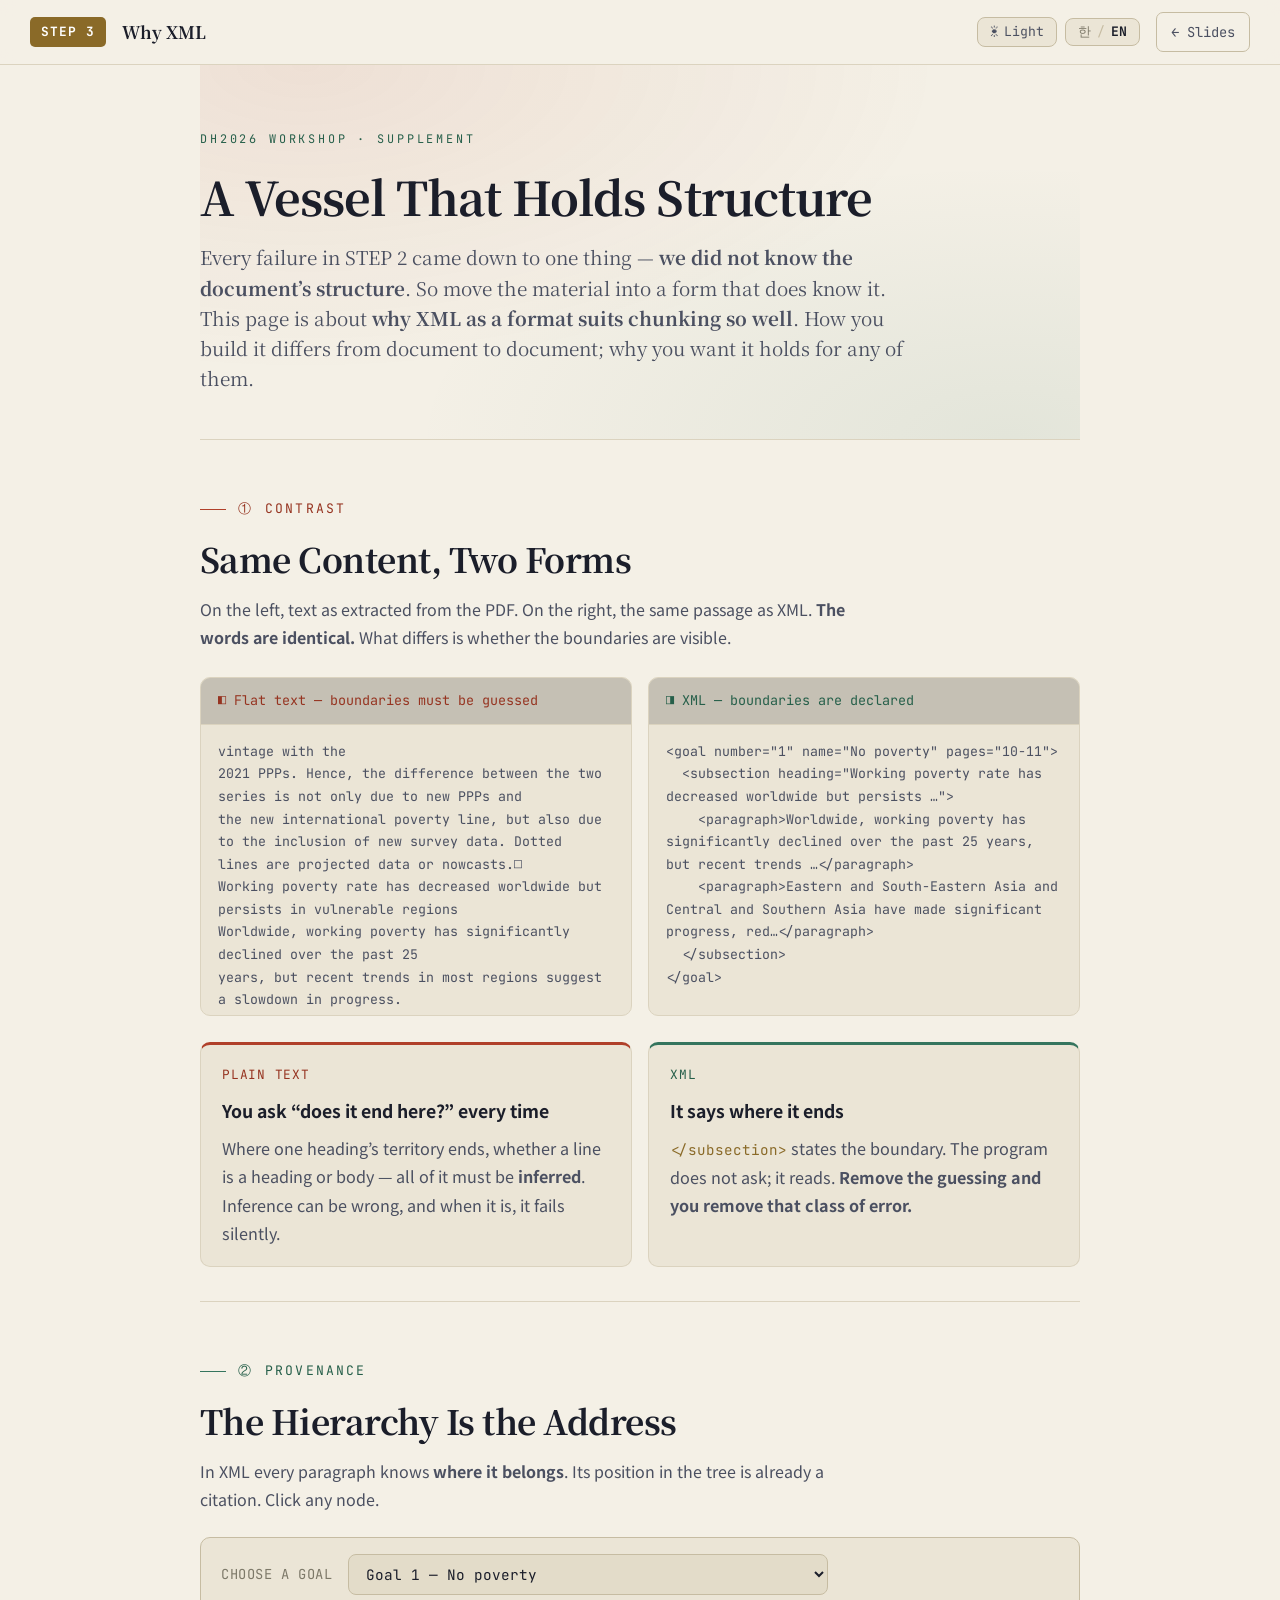
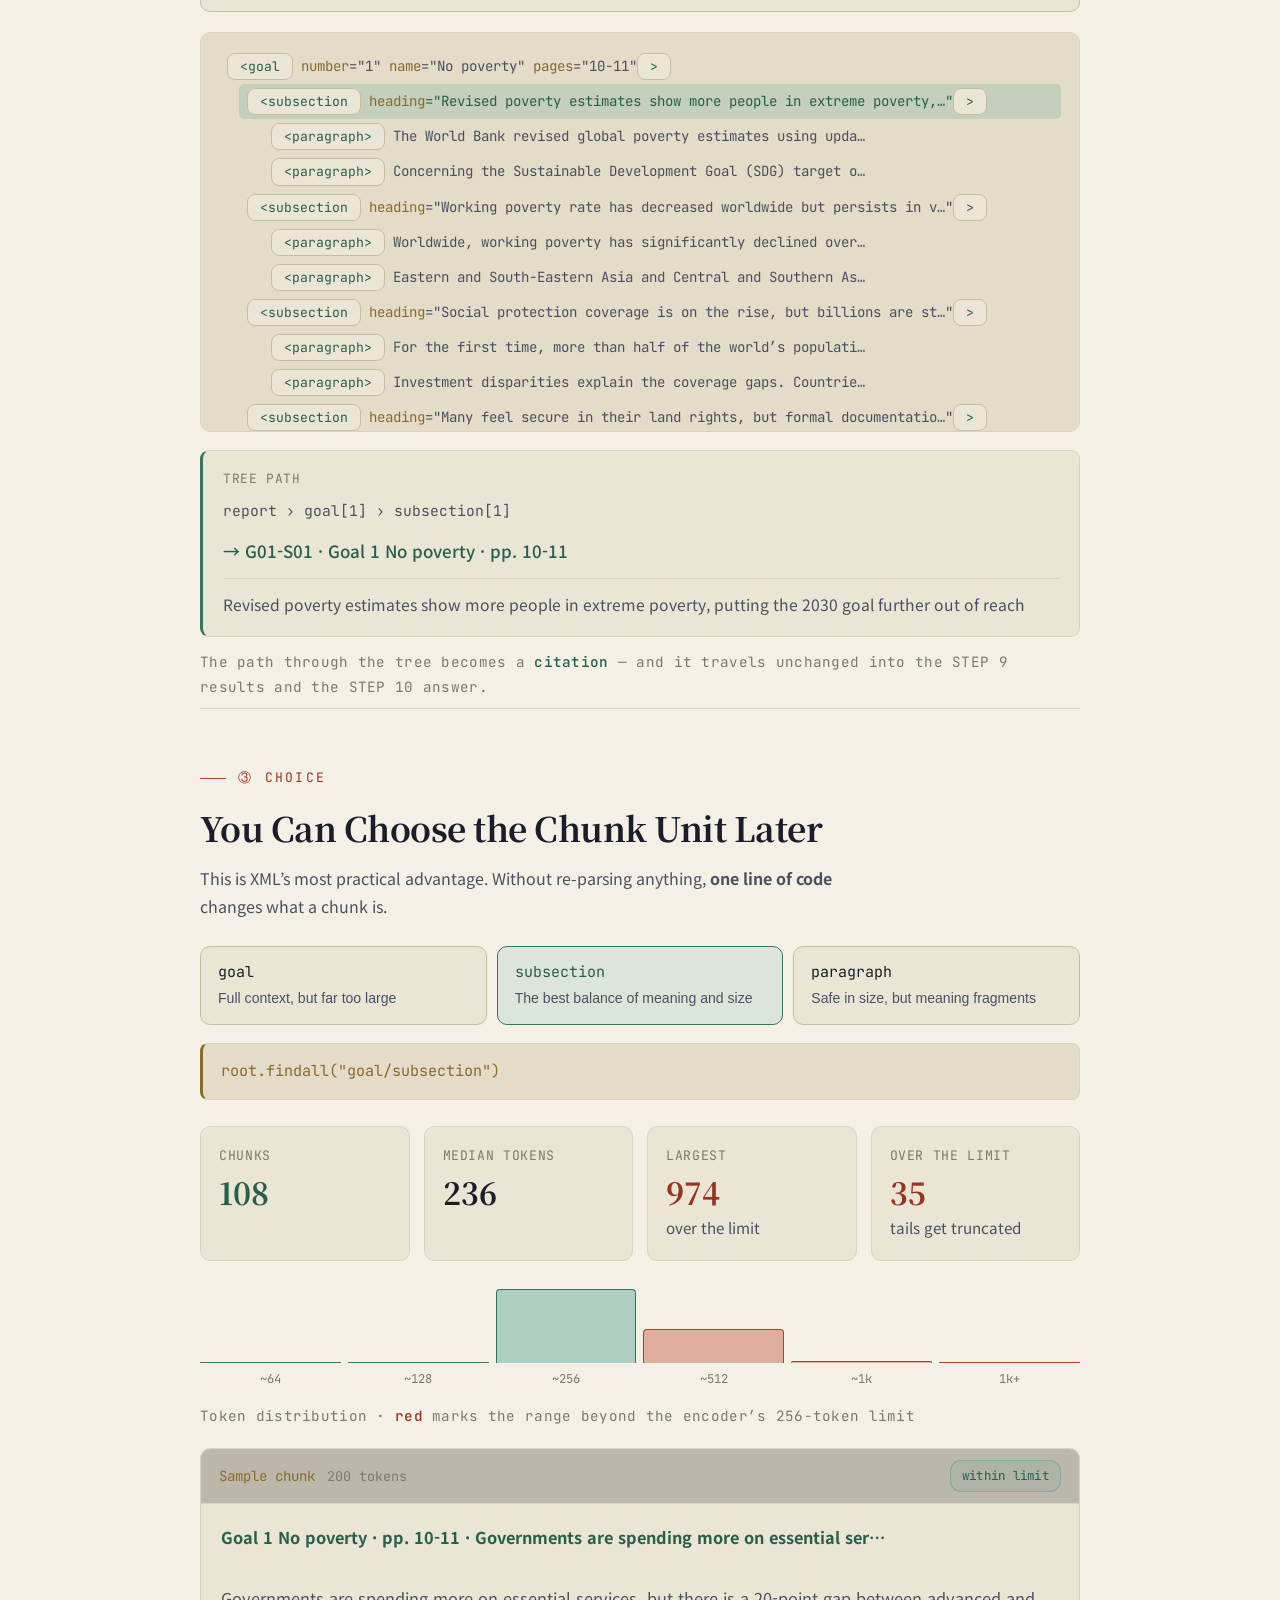
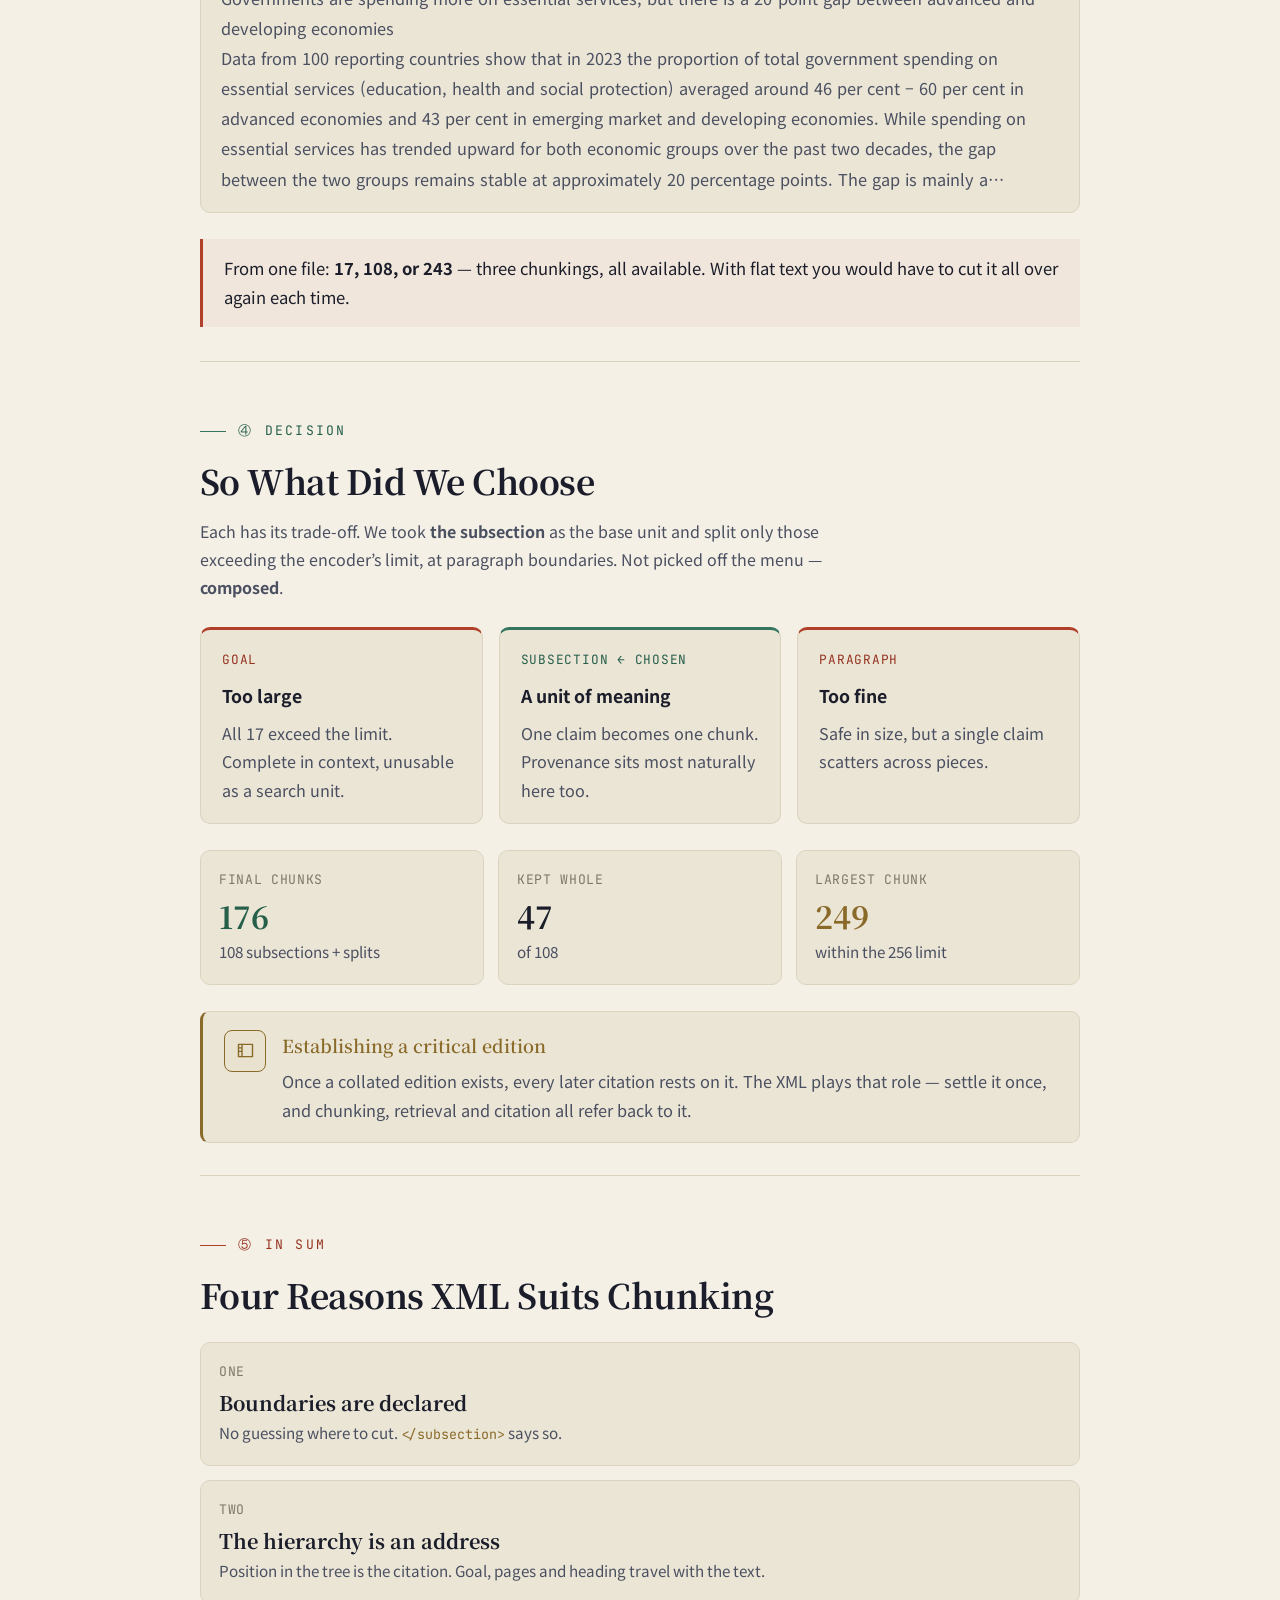
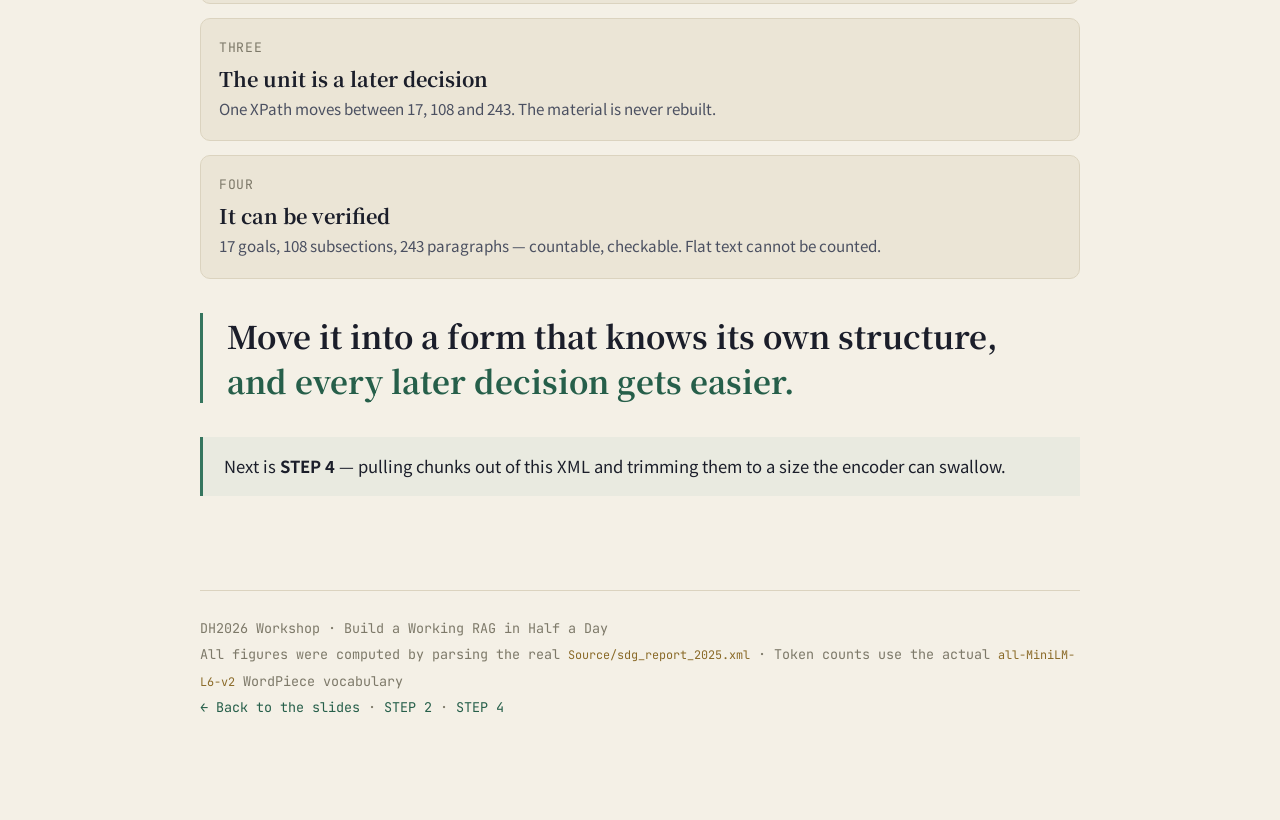
<file: Workshop_RAG/html/step03_xml.html>
<!DOCTYPE html>
<html lang="ko">
<head>
<meta charset="UTF-8">
<meta name="viewport" content="width=device-width, initial-scale=1.0">
<title>왜 XML인가 · Why XML — DH2026</title>
<link rel="preconnect" href="https://fonts.googleapis.com">
<link rel="preconnect" href="https://fonts.gstatic.com" crossorigin>
<link href="https://fonts.googleapis.com/css2?family=Noto+Serif+KR:wght@400;600;700&family=Noto+Sans+KR:wght@300;400;500;700&family=JetBrains+Mono:wght@400;500;700&display=swap" rel="stylesheet">
<link rel="stylesheet" href="theme.css">
<script src="ui.js"></script>
<style>
  .sbs{display:grid;grid-template-columns:1fr 1fr;gap:16px;margin:26px 0}
  @media(max-width:820px){.sbs{grid-template-columns:1fr}}
  .sbs .pane{border:1px solid var(--line);border-radius:10px;background:var(--ink-2);overflow:hidden}
  .sbs .pane .h{padding:11px 17px;background:rgba(0,0,0,.16);border-bottom:1px solid var(--line);
    font-family:var(--mono);font-size:.84rem}
  .sbs .pane.a .h{color:var(--cinnabar-soft)}
  .sbs .pane.b .h{color:var(--teal-soft)}
  .sbs .pane pre{font-size:.83rem;line-height:1.7;max-height:290px;overflow:auto;
    white-space:pre-wrap;word-break:break-word;color:var(--paper-dim)}

  .unitbar{display:flex;gap:10px;flex-wrap:wrap;margin:26px 0 0}
  .unitbar .u{flex:1;min-width:180px;border:1px solid var(--line-soft);border-radius:10px;
    background:var(--ink-2);padding:15px 17px;cursor:pointer;transition:all .18s ease;text-align:left}
  .unitbar .u:hover{border-color:var(--paper-faint)}
  .unitbar .u.on{border-color:var(--teal);background:rgba(74,157,142,.13)}
  .unitbar .u .t{font-family:var(--mono);font-size:.94rem;color:var(--paper)}
  .unitbar .u.on .t{color:var(--teal-soft)}
  .unitbar .u .d{font-size:.88rem;color:var(--paper-dim);margin-top:6px;line-height:1.5}

  .xpath{font-family:var(--mono);font-size:.95rem;color:var(--gold);background:var(--ink-3);
    border:1px solid var(--line);border-left:3px solid var(--gold);border-radius:8px;
    padding:14px 18px;margin:18px 0 0;overflow-x:auto;white-space:nowrap}

  .hist{display:flex;align-items:flex-end;gap:7px;height:104px;margin:20px 0 0}
  .hist .b{flex:1;display:flex;flex-direction:column;justify-content:flex-end;align-items:center;gap:6px}
  .hist .bar{width:100%;border-radius:4px 4px 0 0;background:rgba(74,157,142,.4);
    border:1px solid var(--teal);border-bottom:0;transition:height .45s cubic-bezier(.2,.8,.3,1)}
  .hist .b.over .bar{background:rgba(193,83,58,.42);border-color:var(--cinnabar)}
  .hist .lb{font-family:var(--mono);font-size:.76rem;color:var(--paper-faint)}

  .tree{border:1px solid var(--line);border-radius:10px;background:var(--ink-3);
    padding:16px 18px;margin:20px 0 0;max-height:400px;overflow:auto;
    font-family:var(--mono);font-size:.88rem}
  .tree .nd{padding:4px 8px;border-radius:5px;cursor:pointer;display:block;
    color:var(--paper-dim);transition:background .14s ease,color .14s ease}
  .tree .nd:hover{background:rgba(111,192,176,.14);color:var(--paper)}
  .tree .nd.sel{background:rgba(74,157,142,.2);color:var(--teal-soft)}
  .tree .lv1{margin-left:20px} .tree .lv2{margin-left:44px}
  .tree .tg{color:var(--teal-soft)} .tree .at{color:var(--gold)}

  .addr{border:1px solid var(--line);border-left:3px solid var(--teal);border-radius:9px;
    background:var(--ink-2);padding:17px 20px;margin:18px 0 0}
  .addr .k{font-family:var(--mono);font-size:.8rem;letter-spacing:.05em;text-transform:uppercase;color:var(--paper-faint)}
  .addr .path{font-family:var(--mono);font-size:.92rem;color:var(--paper-dim);margin-top:8px;word-break:break-all}
  .addr .cite{font-size:1.06rem;color:var(--teal-soft);font-weight:500;margin-top:12px}
  .addr .body{font-size:.98rem;color:var(--paper-dim);margin-top:12px;padding-top:12px;
    border-top:1px solid var(--line);line-height:1.8}
</style>
</head>
<body>

<div class="topbar">
  <span class="step">STEP 3</span>
  <span class="brand"><span lang="ko">왜 XML인가</span><span lang="en">Why XML</span></span>
  <a class="back" href="../index.html#step3">← <span lang="ko">발표자료</span><span lang="en">Slides</span></a>
</div>

<div class="wrap">

  <div class="hero">
    <div class="kicker">DH2026 Workshop · <span lang="ko">보조자료</span><span lang="en">Supplement</span></div>
    <h1><span lang="ko">구조를 담는 그릇</span><span lang="en">A Vessel That Holds Structure</span></h1>
    <div class="sub"><span lang="ko">STEP 2에서 본 실패의 원인은 하나였다 — <b>문서의 구조를 모른다</b>. 그렇다면 구조를 아는 형태로 자료를 옮겨 두면 된다. 여기서는 <b>XML이라는 형식 자체가 왜 청킹에 이상적인지</b>를 본다. 만드는 규칙은 문서마다 다르지만, 이 이유는 어느 자료에나 통한다.</span><span lang="en">Every failure in STEP 2 came down to one thing — <b>we did not know the document’s structure</b>. So move the material into a form that does know it. This page is about <b>why XML as a format suits chunking so well</b>. How you build it differs from document to document; why you want it holds for any of them.</span></div>
  </div>

  <section>
    <div class="eyebrow">① <span lang="ko">대조</span><span lang="en">Contrast</span></div>
    <h2><span lang="ko">같은 내용, 두 가지 형태</span><span lang="en">Same Content, Two Forms</span></h2>
    <p><span lang="ko">왼쪽은 PDF에서 뽑은 그대로의 텍스트, 오른쪽은 같은 대목을 XML로 옮긴 것이다. <b>글자는 같다.</b> 다른 것은 경계가 보이느냐다.</span><span lang="en">On the left, text as extracted from the PDF. On the right, the same passage as XML. <b>The words are identical.</b> What differs is whether the boundaries are visible.</span></p>

    <div class="sbs">
      <div class="pane a">
        <div class="h">◧ <span lang="ko">평면 텍스트 — 경계를 추측해야 한다</span><span lang="en">Flat text — boundaries must be guessed</span></div>
        <pre>vintage with the 
2021 PPPs. Hence, the difference between the two series is not only due to new PPPs and 
the new international poverty line, but also due to the inclusion of new survey data. Dotted 
lines are projected data or nowcasts.□
Working poverty rate has decreased worldwide but persists in vulnerable regions
Worldwide, working poverty has significantly declined over the past 25 
years, but recent trends in most regions suggest a slowdown in progress. 
In 2024, 6.9 per cent of the employed population – more than 240 million 
workers worldwide – lived on less than $2.15 in 2017 PPP per day, down from 
8.4 per cent in 2015. 
Eastern and South-Ea</pre>
      </div>
      <div class="pane b">
        <div class="h">◨ <span lang="ko">XML — 경계가 선언되어 있다</span><span lang="en">XML — boundaries are declared</span></div>
        <pre>&lt;goal number="1" name="No poverty" pages="10-11"&gt;
  &lt;subsection heading="Working poverty rate has decreased worldwide but persists …"&gt;
    &lt;paragraph&gt;Worldwide, working poverty has significantly declined over the past 25 years, but recent trends …&lt;/paragraph&gt;
    &lt;paragraph&gt;Eastern and South-Eastern Asia and Central and Southern Asia have made significant progress, red…&lt;/paragraph&gt;
  &lt;/subsection&gt;
&lt;/goal&gt;</pre>
      </div>
    </div>

    <div class="contrast">
      <div class="box bad">
        <div class="tag"><span lang="ko">텍스트</span><span lang="en">Plain text</span></div>
        <h4><span lang="ko">“여기가 끝인가?”를 매번 묻는다</span><span lang="en">You ask “does it end here?” every time</span></h4>
        <p><span lang="ko">어디까지가 한 소제목의 몫인지, 이 줄이 제목인지 본문인지 — 전부 <b>추론</b>해야 한다. 추론은 틀릴 수 있고, 틀리면 조용히 틀린다.</span><span lang="en">Where one heading’s territory ends, whether a line is a heading or body — all of it must be <b>inferred</b>. Inference can be wrong, and when it is, it fails silently.</span></p>
      </div>
      <div class="box good">
        <div class="tag">XML</div>
        <h4><span lang="ko">“여기서 끝난다”가 적혀 있다</span><span lang="en">It says where it ends</span></h4>
        <p><span lang="ko"><code>&lt;/subsection&gt;</code>이 경계를 말한다. 프로그램은 묻지 않고 읽기만 한다. <b>추측이 사라지면 오류도 사라진다.</b></span><span lang="en"><code>&lt;/subsection&gt;</code> states the boundary. The program does not ask; it reads. <b>Remove the guessing and you remove that class of error.</b></span></p>
      </div>
    </div>
  </section>

  <section>
    <div class="eyebrow teal">② <span lang="ko">전거</span><span lang="en">Provenance</span></div>
    <h2><span lang="ko">위계가 곧 주소다</span><span lang="en">The Hierarchy Is the Address</span></h2>
    <p><span lang="ko">XML에서 모든 문단은 <b>자기가 어디에 속하는지</b> 안다. 트리에서의 위치가 그대로 인용 주소가 된다. 아무 마디나 눌러 보라.</span><span lang="en">In XML every paragraph knows <b>where it belongs</b>. Its position in the tree is already a citation. Click any node.</span></p>

    <div class="controls">
      <span class="lbl"><span lang="ko">Goal 선택</span><span lang="en">Choose a Goal</span></span>
      <select id="goalSel"></select>
    </div>
    <div class="tree" id="tree"></div>
    <div class="addr" id="addr"></div>
    <div class="cap"><span lang="ko">트리에서의 경로가 <span class="tl">전거 주소</span>가 된다 — 이 주소는 STEP 9의 검색 결과와 STEP 10의 답변까지 그대로 따라간다.</span><span lang="en">The path through the tree becomes a <span class="tl">citation</span> — and it travels unchanged into the STEP 9 results and the STEP 10 answer.</span></div>
  </section>

  <section>
    <div class="eyebrow">③ <span lang="ko">선택</span><span lang="en">Choice</span></div>
    <h2><span lang="ko">청크 단위를 나중에 고를 수 있다</span><span lang="en">You Can Choose the Chunk Unit Later</span></h2>
    <p><span lang="ko">이것이 XML의 가장 실질적인 이점이다. 자료를 다시 파싱하지 않고, <b>코드 한 줄만 바꿔</b> 청크 단위를 바꿀 수 있다.</span><span lang="en">This is XML’s most practical advantage. Without re-parsing anything, <b>one line of code</b> changes what a chunk is.</span></p>

    <div class="unitbar" id="unitbar"></div>
    <div class="xpath" id="xpath"></div>

    <div class="stats" id="ustats"></div>
    <div class="hist" id="hist"></div>
    <div class="cap"><span lang="ko">토큰 수 분포 · <span class="cin">주홍</span>은 인코더 한도(256토큰)를 넘는 구간</span><span lang="en">Token distribution · <span class="cin">red</span> marks the range beyond the encoder’s 256-token limit</span></div>

    <div class="chunkbox" id="usample"></div>

    <div class="summary"><span lang="ko">같은 파일에서 <b>17개 · 108개 · 243개</b> — 세 가지 청킹이 모두 나온다. 평면 텍스트였다면 매번 처음부터 다시 잘라야 했다.</span><span lang="en">From one file: <b>17, 108, or 243</b> — three chunkings, all available. With flat text you would have to cut it all over again each time.</span></div>
  </section>

  <section>
    <div class="eyebrow teal">④ <span lang="ko">결정</span><span lang="en">Decision</span></div>
    <h2><span lang="ko">그래서 무엇을 골랐나</span><span lang="en">So What Did We Choose</span></h2>
    <p><span lang="ko">셋 다 장단이 있다. 우리는 <b>소제목</b>을 기본 단위로 삼되, 인코더 한도를 넘는 것만 문단 경계에서 나눴다. 메뉴에서 고른 것이 아니라 <b>조합한</b> 것이다.</span><span lang="en">Each has its trade-off. We took <b>the subsection</b> as the base unit and split only those exceeding the encoder’s limit, at paragraph boundaries. Not picked off the menu — <b>composed</b>.</span></p>

    <div class="contrast" style="grid-template-columns:repeat(3,1fr)">
      <div class="box bad"><div class="tag">goal</div>
        <h4><span lang="ko">너무 크다</span><span lang="en">Too large</span></h4>
        <p><span lang="ko">17개 전부가 한도를 넘는다. 맥락은 완전하지만 검색 단위로는 쓸 수 없다.</span><span lang="en">All 17 exceed the limit. Complete in context, unusable as a search unit.</span></p></div>
      <div class="box good"><div class="tag">subsection ← <span lang="ko">선택</span><span lang="en">chosen</span></div>
        <h4><span lang="ko">의미 단위</span><span lang="en">A unit of meaning</span></h4>
        <p><span lang="ko">하나의 주장이 하나의 청크가 된다. 전거도 여기서 가장 자연스럽다.</span><span lang="en">One claim becomes one chunk. Provenance sits most naturally here too.</span></p></div>
      <div class="box bad"><div class="tag">paragraph</div>
        <h4><span lang="ko">너무 잘다</span><span lang="en">Too fine</span></h4>
        <p><span lang="ko">크기는 안전하지만 한 주장이 여러 조각으로 흩어진다.</span><span lang="en">Safe in size, but a single claim scatters across pieces.</span></p></div>
    </div>

    <div class="stats">
      <div class="stat"><div class="k"><span lang="ko">최종 청크</span><span lang="en">Final chunks</span></div>
        <div class="v tl">176</div><div class="d"><span lang="ko">소제목 108 + 분할</span><span lang="en">108 subsections + splits</span></div></div>
      <div class="stat"><div class="k"><span lang="ko">분할 없이 유지</span><span lang="en">Kept whole</span></div>
        <div class="v">47</div><div class="d"><span lang="ko">108개 중</span><span lang="en">of 108</span></div></div>
      <div class="stat"><div class="k"><span lang="ko">최대 토큰</span><span lang="en">Largest chunk</span></div>
        <div class="v gd">249</div><div class="d"><span lang="ko">한도 256 이내</span><span lang="en">within the 256 limit</span></div></div>
    </div>

    <div class="analogy">
      <div class="seal"><svg viewBox="0 0 24 24"><path d="M4 5h16M4 5v14M4 19h16M20 5v14"/><path d="M8 5v14M4 9h4M4 13h4"/></svg></div>
      <div>
        <span class="term"><span lang="ko">정본(定本)을 만들어 두는 일</span><span lang="en">Establishing a critical edition</span></span>
        <p><span lang="ko">교감을 마친 정본이 있으면 이후의 모든 인용이 그 위에서 이뤄진다. XML은 그 정본에 해당한다 — 한 번 만들어 두면 청킹·검색·인용이 전부 이 하나를 근거로 삼는다.</span><span lang="en">Once a collated edition exists, every later citation rests on it. The XML plays that role — settle it once, and chunking, retrieval and citation all refer back to it.</span></p>
      </div>
    </div>
  </section>

  <section>
    <div class="eyebrow">⑤ <span lang="ko">정리</span><span lang="en">In sum</span></div>
    <h2><span lang="ko">XML이 청킹에 이상적인 네 가지 이유</span><span lang="en">Four Reasons XML Suits Chunking</span></h2>

    <div class="stats" style="grid-template-columns:1fr">
      <div class="stat"><div class="k"><span lang="ko">하나</span><span lang="en">One</span></div>
        <div class="v" style="font-size:1.25rem"><span lang="ko">경계가 선언되어 있다</span><span lang="en">Boundaries are declared</span></div>
        <div class="d"><span lang="ko">어디서 끊을지 추측하지 않는다. <code>&lt;/subsection&gt;</code>이 말해 준다.</span><span lang="en">No guessing where to cut. <code>&lt;/subsection&gt;</code> says so.</span></div></div>
      <div class="stat"><div class="k"><span lang="ko">둘</span><span lang="en">Two</span></div>
        <div class="v" style="font-size:1.25rem"><span lang="ko">위계가 주소가 된다</span><span lang="en">The hierarchy is an address</span></div>
        <div class="d"><span lang="ko">트리에서의 위치가 그대로 전거가 된다. Goal·쪽수·소제목이 자료에 붙어 다닌다.</span><span lang="en">Position in the tree is the citation. Goal, pages and heading travel with the text.</span></div></div>
      <div class="stat"><div class="k"><span lang="ko">셋</span><span lang="en">Three</span></div>
        <div class="v" style="font-size:1.25rem"><span lang="ko">단위를 나중에 고를 수 있다</span><span lang="en">The unit is a later decision</span></div>
        <div class="d"><span lang="ko">XPath 한 줄로 17개·108개·243개를 오간다. 자료를 다시 만들지 않는다.</span><span lang="en">One XPath moves between 17, 108 and 243. The material is never rebuilt.</span></div></div>
      <div class="stat"><div class="k"><span lang="ko">넷</span><span lang="en">Four</span></div>
        <div class="v" style="font-size:1.25rem"><span lang="ko">검증할 수 있다</span><span lang="en">It can be verified</span></div>
        <div class="d"><span lang="ko">Goal 17 · 소제목 108 · 문단 243 — 세어서 확인된다. 평면 텍스트는 셀 수 없다.</span><span lang="en">17 goals, 108 subsections, 243 paragraphs — countable, checkable. Flat text cannot be counted.</span></div></div>
    </div>

    <div class="pull teal"><span lang="ko">구조를 아는 형태로 옮겨 두면,<br><span class="accent">그 뒤의 결정은 전부 쉬워진다.</span></span><span lang="en">Move it into a form that knows its own structure,<br><span class="accent">and every later decision gets easier.</span></span></div>

    <div class="summary teal"><span lang="ko">다음은 <b>STEP 4</b> — 이 XML에서 실제로 청크를 꺼내고, 인코더가 삼킬 수 있는 크기로 다듬는다.</span><span lang="en">Next is <b>STEP 4</b> — pulling chunks out of this XML and trimming them to a size the encoder can swallow.</span></div>
  </section>

  <div class="foot">
  DH2026 Workshop · Build a Working RAG in Half a Day<br>
  <span lang="ko">모든 수치는 <code>Source/sdg_report_2025.xml</code>을 실제로 파싱해 계산했습니다 · 토큰은 <code>all-MiniLM-L6-v2</code>의 WordPiece 실측</span><span lang="en">All figures were computed by parsing the real <code>Source/sdg_report_2025.xml</code> · Token counts use the actual <code>all-MiniLM-L6-v2</code> WordPiece vocabulary</span><br>
  <a href="../index.html#step3">← <span lang="ko">발표자료로 돌아가기</span><span lang="en">Back to the slides</span></a>
   · <a href="step02_chunk.html">STEP 2</a> · <a href="step04_metadata.html">STEP 4</a>
</div>
</div>

<script>
const D = {"limit": 256, "units": {"goal": {"xpath": "root.findall(\"goal\")", "noteKo": "맥락은 완전하지만 너무 크다", "noteEn": "Full context, but far too large", "n": 17, "med": 1465, "max": 3373, "over": 17, "hist": [{"l": "~64", "v": 0}, {"l": "~128", "v": 0}, {"l": "~256", "v": 0}, {"l": "~512", "v": 0}, {"l": "~1k", "v": 0}, {"l": "1k+", "v": 17}], "sample": {"addr": "Goal 1 No poverty · pp. 10-11", "tokens": 1404, "text": "Revised poverty estimates show more people in extreme poverty, putting the 2030 goal further out of reach\nThe World Bank revised global poverty estimates using updated price data and national poverty lines from over 160 countries in June 2025. The international poverty line was raised from $2.15 (2017 purchasing power parity (PPP)) to $3.00 (2021 PPP). Under the new threshold, 1.5 billion people escaped poverty between 1990 and 2022 – compared to 1.3 billion under the previous line. However, the update leads to an upward revision of extreme poverty. In 2025, an estimated 808 million people will be living in extre…"}}, "subsection": {"xpath": "root.findall(\"goal/subsection\")", "noteKo": "의미 단위와 크기가 가장 균형 잡힌다", "noteEn": "The best balance of meaning and size", "n": 108, "med": 236, "max": 974, "over": 35, "hist": [{"l": "~64", "v": 1}, {"l": "~128", "v": 1}, {"l": "~256", "v": 71}, {"l": "~512", "v": 33}, {"l": "~1k", "v": 2}, {"l": "1k+", "v": 0}], "sample": {"addr": "Goal 1 No poverty · pp. 10-11 · Governments are spending more on essential ser…", "tokens": 200, "text": "Governments are spending more on essential services, but there is a 20-point gap between advanced and developing economies\nData from 100 reporting countries show that in 2023 the proportion of total government spending on essential services (education, health and social protection) averaged around 46 per cent – 60 per cent in advanced economies and 43 per cent in emerging market and developing economies. While spending on essential services has trended upward for both economic groups over the past two decades, the gap between the two groups remains stable at approximately 20 percentage points. The gap is mainly a…"}}, "paragraph": {"xpath": "root.findall(\"goal/subsection/paragraph\")", "noteKo": "크기는 안전하지만 맥락이 잘게 부서진다", "noteEn": "Safe in size, but meaning fragments", "n": 243, "med": 113, "max": 256, "over": 0, "hist": [{"l": "~64", "v": 23}, {"l": "~128", "v": 130}, {"l": "~256", "v": 90}, {"l": "~512", "v": 0}, {"l": "~1k", "v": 0}, {"l": "1k+", "v": 0}], "sample": {"addr": "Goal 1 No poverty · pp. 10-11 · Many feel secure in their land rights, but for…", "tokens": 75, "text": "Many feel secure in their land rights, but formal documentation remains limited and unequal\nDespite these challenges, customary and other informal tenure arrangements continue to provide a sense of tenure security, particularly in rural areas. In 27 countries with data, between 82 and 89 per cent of the population feel secure in their land rights, even when access to formal legal documentation remains beyond reach."}}}, "tree": [{"num": 1, "name": "No poverty", "pages": "10-11", "subs": [{"h": "Revised poverty estimates show more people in extreme poverty, putting the 2030 goal further out of reach", "p": ["The World Bank revised global poverty estimates using updated price data and national poverty lines from over 160 countries in June 2025. The internat", "Concerning the Sustainable Development Goal (SDG) target of halving national poverty rates by 2030, all regions are projected to see a decline in aver"]}, {"h": "Working poverty rate has decreased worldwide but persists in vulnerable regions", "p": ["Worldwide, working poverty has significantly declined over the past 25 years, but recent trends in most regions suggest a slowdown in progress. In 202", "Eastern and South-Eastern Asia and Central and Southern Asia have made significant progress, reducing their shares of the working poor by half or more"]}, {"h": "Social protection coverage is on the rise, but billions are still unprotected", "p": ["For the first time, more than half of the world’s population (52.4 per cent) was covered by at least one social protection benefit in 2023, up from 42", "Investment disparities explain the coverage gaps. Countries spent on average 19.3 per cent of their gross domestic product (GDP) on social protection "]}, {"h": "Many feel secure in their land rights, but formal documentation remains limited and unequal", "p": ["Based on data from 85 countries in 2022, two thirds (66 per cent) of the population believe they enjoy secure tenure rights to land. However, only 43 ", "Despite these challenges, customary and other informal tenure arrangements continue to provide a sense of tenure security, particularly in rural areas"]}, {"h": "Governments are spending more on essential services, but there is a 20-point gap between advanced and developing economies", "p": ["Data from 100 reporting countries show that in 2023 the proportion of total government spending on essential services (education, health and social pr", "During the COVID-19 pandemic, government expenditure on social protection and health rose while education spending fell – partly due to school closure"]}, {"h": "Direct transfers benefit the poorest the most, while education and health spending vary significantly", "p": ["Pro-poor public social spending is defined as the proportion of government spending benefiting the bottom 20 per cent of the income distribution in ed", "Spending patterns differ across sectors. Direct transfers are the most pro-poor sector, with 33 per cent of cash and near-cash transfers benefiting th"]}]}, {"num": 2, "name": "Zero hunger", "pages": "12-13", "subs": [{"h": "Global hunger and food insecurity have declined in recent years, but progress has been uneven", "p": ["Global hunger showed signs of improvement in 2024, with 8.2 per cent of the population undernourished – down from 8.5 per cent in 2023 and 8.7 per cen", "Food insecurity also declined since 2021 but remained well above 2015 levels. In 2024, 28 per cent of the global population – around 2.3 billion peopl"]}, {"h": "Global progress on child malnutrition is slowing, with signs of reversal", "p": ["Malnutrition continues to undermine children’s growth, development and long-term health. Between 2012 and 2024, the prevalence of stunting (low height", "The global prevalence of being overweight (high weight-for-height) among children under age 5 rose marginally from 5.3 to 5.5 per cent between 2012 an"]}, {"h": "Anaemia and inadequate diet diversity remain major barriers to global nutrition goals for women and children", "p": ["Anaemia (which impairs birth outcomes, productivity and cognition) globally affected 30.7 per cent of women aged 15–49 years in 2023, up from 27.6 per", "Minimum dietary diversity (MDD) is essential for the adequate intake of vitamins and minerals. Globally, only two thirds (65 per cent) of women aged 1"]}, {"h": "Small-scale food producers typically earn and produce less, yet they are essential for agrifood resilience", "p": ["Small-scale food producers are essential for resilient agriculture, food security and the fight against hunger, yet they remain highly vulnerable with"]}, {"h": "Global agricultural investment reaches record highs, but the sector remains underfunded", "p": ["Global public expenditures on agriculture reached a record high of $701 billion in 2023, reflecting a 2 per cent average annual growth since 2015. How", "Meanwhile, aid for agriculture to developing countries fell slightly by 2.5 per cent in 2023 after peaking in 2022. But the total volume increased by "]}, {"h": "Pressures ease for global food prices, but they remain triple pre-pandemic levels", "p": ["In 2023, approximately 50 per cent of countries experienced moderately to abnormally high food prices; this is a moderate decline from 2022’s record o", "While most regions experienced price improvements, Eastern and SouthEastern Asia saw the proportion of countries with high food prices double in 2023,"]}]}, {"num": 3, "name": "Good health and well-being", "pages": "14-17", "subs": [{"h": "Global maternal deaths fall slightly, but progress stalls in high-burden countries", "p": ["The global maternal mortality ratio (MMR) dropped from 228 deaths per 100,000 live births in 2015 to 197 in 2023. Despite progress, an estimated 260,0", "Critical disparities persist. In 2023, the MMR in low-income countries stood at 346, compared to just 10 in high-income countries. Conflict-affected c", "deaths in 2023, have seen limited progress in reducing maternal mortality since 2015.", "While the global proportion of births attended by skilled health personnel increased from 80 to 87 per cent between 2015 and 2024, some 17 million bir"]}, {"h": "Under-5 mortality rate reveals significant gaps among the regions", "p": ["Global under-5 mortality fell to 37 deaths per 1,000 live births in 2023, a 16 per cent reduction from 44 in 2015. Neonatal mortality dropped 12 per c", "As of 2023, 133 countries had already met the SDG target for under-5 mortality, and 7 more are expected to do so by 2030. However, 60 countries­ – nea"]}, {"h": "The global fight against infectious diseases shows critical gains, though global targets remain out of reach", "p": ["HIV/AIDs: Expanded HIV treatment access has reduced AIDS-related deaths, from 1.4 million in 2010 to 630,000 in 2024. New HIV infections in 2024 reach", "Of the estimated 40.8 million people living with HIV in 2024, 9.2 million were not receiving life-saving treatment – resulting in one AIDS-related dea", "Around the world, funding is shrinking. As of December 2024, over 20 million people – 560,000 of them children – were receiving antiretroviral treatme", "Tuberculosis (TB): In 2023, an estimated 10.8 million people developed TB, a slight rise from 2022 – mainly attributed to population growth. However, ", "Encouragingly, TB-related deaths decreased to 1.25 million in 2023, falling below pre-pandemic levels and continuing the downward trend started in 202", "Malaria: Global malaria response efforts have averted an estimated 2.2 billion cases and 12.7 million deaths worldwide since 2000. By the end of 2024,", "Despite progress, malaria persists as a grave global health challenge. There were an estimated 263 million malaria cases in 2023, an increase from 226", "Too many people at high risk still lack access to essential malaria services. In 2023, more than 40 per cent of children under age 5 and pregnant wome", "Neglected tropical diseases (NTDs): The number of people requiring interventions for NTDs fell to 1.495 billion in 2023, a significant decrease from 2"]}, {"h": "Non-communicable diseases cause more than half the deaths for people under age 70", "p": ["In 2021, an estimated 18 million people under the age of 70 died from noncommunicable diseases (NCDs) globally – accounting for more than half of all "]}, {"h": "Global tobacco and alcohol use is declining, but still cause immense health, economic and environmental burdens", "p": ["Over the past two decades, global prevalence of tobacco use has fallen by one third, with an estimated 118 million fewer tobacco users today than in 2", "Beyond severe health consequences, tobacco use imposes substantial economic burdens. The economic cost of smoking, from health expenditures and produc", "Production and consumption of tobacco releases 80 million tons of carbon dioxide into the air every year.", "Global alcohol consumption per capita (ages 15 and older) fell by 12 per cent from 5.7 litres of pure alcohol in 2010 to 5.0 litres in 2022. Globally,"]}, {"h": "Falling global suicide rate contrasts sharply with upward trends in some regions", "p": ["Worldwide, an estimated 727,000 people died by suicide in 2021. While the global crude suicide rate showed progress, falling from 12.5 to 9.2 per 100,"]}, {"h": "More women use modern methods of contraception, and fewer adolescents give birth", "p": ["The proportion of women of reproductive age (15–49 years) having their need for family planning satisfied with modern methods stands at 77.2 per cent ", "Substantial global progress has been made in reducing adolescent birth rates. Among girls aged 15–19 years, the global birth rate fell from 45.9 birth"]}, {"h": "Vaccine delivery systems have not fully rebounded post-pandemic, making global targets unlikely", "p": ["Between 2020 and 2022, global childhood immunization programmes experienced significant setbacks, with stagnation or dips in coverage for all four tra", "service levels. Global coverage for the human papilloma virus (HPV) vaccine among girls aged 9–14 years remains very low, with huge variations between"]}, {"h": "Official development assistance for health sees sharp decline from pandemic peak, but remains above pre-pandemic levels", "p": ["Gross official development assistance (ODA) for medical research and basic health totalled $13.4 billion in 2023, a 39 per cent decrease from the hist"]}, {"h": "Despite a growing health workforce, a global shortage persists and is growing as the population expands and ages", "p": ["In 2023, the global health workforce was estimated at over 70 million, with 52 million in the five key occupations (dentists, medical doctors, midwife", "average one health worker for every 64 people, compared to one for every 621 people in low-income countries. Highand upper-middle-income countries, wh"]}]}, {"num": 4, "name": "Quality education", "pages": "18-19", "subs": [{"h": "Most countries are off track to meet education targets for access, completion and learning outcomes", "p": ["Since 2015, 109 million more children and youth have entered school, with completion rates rising for all levels. Global completion rates in 2024 reac", "However, progress has decelerated. Upper secondary completion rate slowed from 1.3 percentage points annually (2010–2015) to 0.8 percentage points (20", "children and youth in low-income countries are out of school, compared to only 3 per cent in high-income countries, and over half of them live in subS", "Learning quality remains a major concern. Globally, the minimum proficiency of primary students stands at just 58 per cent in reading and 44 per cent "]}, {"h": "Internet use is common in higher-income countries, but many lack basic digital skills", "p": ["Information and communications technology (ICT) skills are essential for economic and social well-being. ICT skill level is assessed based on recently", "most common digital skills (83 per cent of Internet users have at least basic proficiency), followed by information and data literacy (76 per cent), p"]}, {"h": "Progress in early childhood education is limited and uneven across regions", "p": ["Data from 84 countries (2015–2024) reveal that two thirds of children aged 24–59 months are developmentally on track, with no gender differences. Howe", "Early childhood education participation has shown mixed progress. While enrolment for children under age 3 has increased notably in Africa over the pa"]}, {"h": "Youth dominate educational participation while adult engagement remains low", "p": ["Organized learning encompasses both formal education and non-formal programmes, such as adult literacy and work-based training. In 2024, globally, one", "Youth participation has risen by over 10 percentage points since 2000, with Central and Southern Asia nearly doubling its rate. However, progress has "]}, {"h": "Steady progress in global literacy, but regional disparities persist", "p": ["Globally, literacy rates have improved over the past two decades, with increases in reading and writing skills and with reduced gender disparities. De", "Youth literacy rose from 91 per cent in 2014 to 93 per cent in 2024, with notable gains in Central and Southern Asia (from 87 to 94 per cent) and sub-", "Adult literacy increased globally from 85 to 88 per cent over the same period, led by Central and Southern Asia (from 70 to 77 per cent). However, the"]}, {"h": "Gender disparities in education persist", "p": ["Socioeconomic disparities are evident within many education indicators. However, parity ratios at the global and regional levels can mask inequalities", "In countries with disparities, boys are more likely to be out of school, less likely to complete schooling and underrepresented in tertiary education.", "Location and wealth create even larger gaps, with 60 per cent of countries with recent data showing rural-urban inequalities at lower secondary comple"]}, {"h": "Basic school infrastructure improves globally while it lags in LDCs", "p": ["Adequate school infrastructure is essential for safe and effective learning. Between 2015 and 2023, electricity access in primary schools increased gl", "Despite this progress, significant gaps remain. Globally, over 20 per cent of primary schools lack access to electricity, drinking water or sanitation"]}]}, {"num": 5, "name": "Gender equality", "pages": "20-21", "subs": [{"h": "Continuing legal reforms show progress, but gaps remain in all areas", "p": ["Significant progress in advancing women’s rights has been recorded globally, with 99 positive legal reforms implemented between 2019 and 2024 to remov", "Despite this progress, data from 131 countries in 2024 reveal substantial challenges remain. No country achieves a perfect score across all four areas"]}, {"h": "Despite progress in certain countries, child marriage and female genital mutilation remain a reality", "p": ["Today, nearly one in five young women aged 20–24 (19 per cent) were first married or in a union before age 18. While child marriage has become less co", "Globally, over 230 million girls and women have undergone FGM. Africa accounts for more than 144 million cases, followed by Asia with over 80 million "]}, {"h": "Gender inequality in land ownership and weak legal protection are persistent barriers to women’s empowerment", "p": ["Secure land rights are vital for empowering rural women and strengthening agrifood systems. Women with secure tenure are more likely to invest, innova", "In nearly 80 per cent of countries with data, fewer than half of women have ownership or secure rights to agricultural land. In nearly half of these c"]}, {"h": "2024’s super election did little for gender parity in politics, revealing the need for bold reforms", "p": ["As of 1 January 2025, women held 27.2 per cent of the seats in national parliaments; this is up 4.9 percentage points from 2015 but only 0.3 points fr", "The 2024 “super election” year was a missed opportunity to advance inclusive parliamentary representation and leadership. Although 59 countries renewe", "These findings highlight the need for bold reforms to challenge institutional and cultural barriers in politics. Potential game-changing measures incl"]}, {"h": "Less than one third of managerial positions were held by women", "p": ["Globally, women occupy less than a third of managerial positions. From 2015 to 2023, their representation increased by only 2.4 percentage points, rea", "Progress varies dramatically by region. Australia and New Zealand and sub-Saharan Africa lead with over 40 per cent of women in managerial roles, foll"]}, {"h": "Time-use data reveal persistent gender roles and unequal distribution of care and domestic chores", "p": ["Women and girls continue to bear a disproportionate share of unpaid domestic and care work. Global time-use data underscore a persistent reality: on a", "This unequal distribution reinforces existing gender roles, limiting women’s economic opportunities and perpetuating their marginalization in politica"]}, {"h": "Millions of women lack full decision-making power over their sexual and reproductive health", "p": ["Despite global commitments, only 56.3 per cent of women aged 15–49 who are married or in a union have full decision-making power over their sexual and"]}, {"h": "Despite progress towards gender parity for mobile phone ownership, disparities persist in critical regions", "p": ["In 2024, four out of five people aged 10 and older globally owned a mobile phone. Universal ownership (over 95 per cent) has been reached in Australia"]}]}, {"num": 6, "name": "Clean water and sanitation", "pages": "22-23", "subs": [{"h": "Uneven water stress threatens global development", "p": ["Global water stress remained steady at 18 per cent in 2022 – unchanged since 2015, but regional disparities are stark. Many countries in Northern Afri", "Economic sectors play a key role in shaping water stress levels. In 2022, agriculture accounted for 72 per cent of global freshwater withdrawals, foll"]}, {"h": "Global water and sanitation access improves, but billions remain underserved", "p": ["Between 2015 and 2024, global access to essential water, sanitation and hygiene (WASH) services steadily improved. The share of the population using s", "WASH access in schools remains insufficient for ensuring safe and inclusive learning environments. In 2023, although 77 per cent of schools provided b"]}, {"h": "Irregular monitoring leads to critical knowledge gaps about factors affecting water quality", "p": ["In 2024, 56 per cent of global domestic wastewater generated (332 billion m3) was safely treated, largely unchanged from 2020. This finding is based o", "Water-quality monitoring improved, with 120 countries reporting in 2023, up from 89 in 2020. Despite this progress, substantial monitoring disparities"]}, {"h": "Water-use efficiency improves globally, but regional gaps persist", "p": ["Between 2015 and 2022, global water-use efficiency rose by 23 per cent, from $17.5/m3 to $21.5/m3, reflecting gains in economic output without proport", "The overall improvement was largely driven by economic growth, as total water withdrawal remained nearly unchanged. Sectoral trends show that municipa"]}, {"h": "Proven benefits of transboundary water cooperation need wider implementation", "p": ["Transboundary water cooperation supports sustainable development, climate resilience and conflict prevention. Long-standing partnerships – such as the", "Only 50 per cent of transboundary river and lake basins have joint flood warning systems, and even fewer have joint disaster risk reduction (20 per ce"]}, {"h": "Freshwater ecosystems are under pressure despite improved monitoring", "p": ["Freshwater ecosystem degradation threatens biodiversity, food security and livelihoods. Since 1970, 83 per cent of freshwater species populations have", "Despite the growing use of Earth Observation data, only one third of countries have national wetland inventories, limiting the quality and use of nati"]}, {"h": "Slow progress is seen for integrated water resources management, with insufficient financing a major barrier", "p": ["Global progress on integrated water resources management (IWRM) remains slow, with implementation rising from 49 per cent in 2017 to 57 per cent in 20", "Despite strong political commitments, cross-sector coordination remains a challenge, with only half of countries reporting formal arrangements. Progre"]}]}, {"num": 7, "name": "Affordable and clean energy", "pages": "24-25", "subs": [{"h": "The past decade saw 45 countries achieving universal electricity access, but little progress in sub-Saharan Africa", "p": ["Global electricity access reached 92 per cent in 2023, up from 84 per cent in 2010, with the number of people without electricity dropping to 666.4 mi", "Achieving universal access by 2030 requires accelerating electrification to 1.2 per cent annually. Unfortunately, current trends indicate that in 2030"]}, {"h": "Access to clean cooking has improved, but it is far from universal", "p": ["Access to clean cooking fuels and technologies reached 74 per cent globally in 2023, up from 64 per cent in 2015. Yet, approximately 2.1 billion peopl", "The burden falls heaviest on poorer households, particularly affecting women and girls, who spend extensive time gathering fuel and cooking on ineffic"]}, {"h": "Global energy consumption is increasingly supported by renewables, but more is needed to achieve ambitions", "p": ["The share of renewable energy in the world’s total final energy consumption increased from 15.6 per cent in 2015 to 17.9 per cent in 2022, with modern", "Raising renewable-energy deployment targets, implementing stronger policy actions across all end-use sectors and expanding support to developing count"]}, {"h": "Energy intensity progress accelerated in 2022 partly due to energy crisis, but the world is not yet on track", "p": ["Primary energy intensity (the ratio of total energy supply to GDP) improved by 2.1 per cent in 2022; this is more than quadruple the improvement rate ", "Meeting Goal 7 targets on energy efficiency requires annual improvements of 4.0 per cent between 2022 and 2030. This ambitious goal is consistent with"]}, {"h": "Installed renewable energy-generating capacity is on a continuous rise, yet significant disparities persist", "p": ["Global installed renewable-energy capacity per capita hit a record 478 watts per person in 2023, marking an annual growth of 13 per cent, driven prima"]}, {"h": "International financial flows continue to rebound, but remain short of 2016 peaks", "p": ["International financial support of clean and renewable energy to developing countries reached $21.6 billion in 2023, an increase of 27 per cent from 2"]}]}, {"num": 8, "name": "Decent work and economic growth", "pages": "26-27", "subs": [{"h": "Trade tensions and uncertainty are expected to dampen GDP growth in 2025", "p": ["Global real GDP per capita declined sharply by 3.8 per cent in 2020 due to the COVID-19 pandemic. Although it rebounded by 5.5 per cent in 2021, growt", "Between 2010 and 2014, the global real GDP per capita grew by 2.0 per cent annually, but slowed to 1.7 per cent for 2015–2023. This deceleration refle", "Real GDP growth in LDCs also remains well below the 7 per cent annual target set by the 2030 Agenda. After a sharp drop to 0.5 per cent in 2020, growt"]}, {"h": "Global productivity is rebounding slowly, with persistent regional gaps", "p": ["Labour productivity, measured as GDP per worker per hour, is a key indicator of economic and labour market efficiency. Globally, labour productivity g"]}, {"h": "Efforts to end child labour show signs of progress despite missing the 2025 target", "p": ["While the elimination of child labour remains an unfinished global challenge, recent data provide cautiously optimistic news. Following the concerning", "In 2024, approximately 138 million children worldwide engaged in child labour, including 54 million in hazardous work endangering their health and dev"]}, {"h": "Over half of the global workforce remains in informal employment, with numbers still rising", "p": ["Since 2015, the share of workers in informal employment has edged upward. By 2024, 57.8 per cent of the global workforce was informally employed, mean", "Informality is highest in low-income countries. In 2024, nearly 9 in 10 workers in sub-Saharan Africa and LDCs were informally employed. Northern Afri", "Women are particularly vulnerable in regions where informality is rampant. In 2024, 93.8 per cent of women in LDCs and 91.4 per cent in sub-Saharan Af", "men, respectively. Without stronger policies focusing on job quality, informal employment will continue to hinder decent work and inclusive developmen"]}, {"h": "Tourism recovery gains ground but disparities persist", "p": ["Tourism holds significant potential to drive sustainable development, livelihoods and nature conservation. In 2023, tourism’s share of the global GDP ", "contributions, at 2.4 and 1.9 per cent, respectively, highlighting the need for targeted investment.", "Tourism is also a major source of employment, accounting for 5.6 per cent of global employment between 2015 and 2023, based on data reported by 89 cou"]}, {"h": "Youth face persistent challenges in labour markets despite record-low unemployment", "p": ["The global unemployment rate fell to a record low of 5.0 per cent in 2024, down from 6.0 per cent in 2015. But disparities and vulnerabilities remain ", "Meanwhile, one in five young people (aged 15–24) globally were NEET in 2024, leaving 259 million youth without opportunities to build skills or gain w"]}, {"h": "Continued erosion of compliance with labour rights undermines progress towards decent-work objectives", "p": ["Freedom of association and collective bargaining rights are crucial for achieving decent-work objectives. Between 2015 and 2023, global compliance wit", "among LDCs, which experienced a 45.5 per cent decline in compliance. Developed economies declined by 16.5 per cent.", "The deterioration continues to be driven heavily by violations of fundamental civil liberties of workers, employers and their organizations. As free a"]}]}, {"num": 9, "name": "Industry, innovation and infrastructure", "pages": "28-29", "subs": [{"h": "Developing countries handle the majority of world maritime freight volumes", "p": ["Global maritime freight has transformed over the past two decades amid globalization, technological change, global disruptions and geopolitical challe", "Developing countries have dramatically shifted from primarily exporting raw materials to becoming major importers and exporters of finished and semi-f"]}, {"h": "Global manufacturing growth shows progress, but with regional disparities", "p": ["Since 2015, global MVA per capita has grown by 17.3 per cent, from $1,649 (at constant 2015 prices) to $1,934 in 2024. After a smaller 1.6 per cent an", "Manufacturing employment dropped from 14.3 per cent of global employment in 2015 to 14.2 per cent in 2024, due to COVID-19 disruptions, supply chain i", "Global CO2 emissions from fuel combustion and industrial processes surged to a record high of 37.6 gigatons (Gt; 1 Gt = 1 billion metric tons) in 2024", "Emerging markets and developing economies contributed to a 1.5 per cent rise in energy-related emissions, driven by rapid population and economic grow", "by 1.1 per cent, mainly through reductions in coal and oil use. Record-high global temperatures in 2024 led to greater electricity demand for cooling,"]}, {"h": "Access to 5G now reaches half the globe, but some have zero mobile-broadband network access", "p": ["Although 5G coverage has expanded to reach 51 per cent of the global population in 2024 – just five years since its commercial launch in 2019 – progre", "Where 5G technology is unavailable, 4G remains a strong alternative, covering 92 per cent of the world population. Yet, in low-income countries, 4G co", "Despite advancements, 4 per cent of the global population remains beyond the reach of mobile broadband; the largest gaps are in Oceania (excluding Aus"]}, {"h": "Despite global growth in research capacity, certain regions are left behind", "p": ["Since 2015, the global research workforce has grown annually by 4.3 per cent, from 1,137 to 1,420 researchers per million people in 2022. Eastern and ", "Global investment in R&D grew by 5.1 per cent annually from 2015 to 2022, despite COVID-19 disruptions. The share of the global GDP invested in R&D cl"]}, {"h": "More inclusive financing is needed for small enterprises", "p": ["According to global survey data from 2006 to 2024, only 31 per cent of small manufacturing enterprises have a loan or line of credit, revealing low fi", "higher. Just 18 per cent of small-scale manufacturing firms in sub-Saharan Africa received loans or lines of credit, compared to the 46 per cent in La"]}]}, {"num": 10, "name": "Reduced inequalities", "pages": "30-31", "subs": [{"h": "Poorer economies are less likely to experience above-average growth among the bottom 40 per cent of the population", "p": ["Since 2015, about 6 in 10 of the 108 countries with at least two recent surveys have achieved higher income and consumption growth for the bottom 40 p", "Fewer than half of lowand lower-middle-income countries have managed to foster higher growth among the bottom 40 per cent compared to the national ave"]}, {"h": "Less of GDP is going towards labour income, increasing the gap between workers and owners of capital", "p": ["In 2024, 57 per cent of working-age persons were employed worldwide, meaning that labour income directly impacts the lives of 3.6 billion workers and ", "Most regions saw a decline in the labour income share between 2015 and 2024, a period marked by COVID-19’s economic impacts. The drop was particularly"]}, {"h": "Discrimination is on the rise globally, with certain population groups bearing the brunt", "p": ["Fresh evidence from 119 countries reveals who is being left behind and a troubling upward trajectory in global discrimination. Among countries with mu", "Discrimination is neither rare nor random. It is a widespread and patterned experience, deeply rooted in social identity and status. Globally, one in ", "Key disparities emerge across demographics. Urban residents report nearly double the discrimination rate of their rural counterparts. Women are twice ", "education (12.7 per cent). Age shapes the reasons for discrimination. Youth (15–29 years) more often report discrimination based on migration status, "]}, {"h": "Global refugee population surges to 37.8 million", "p": ["By mid-2024, the global refugee population under the mandate of the United Nations High Commissioner for Refugees (UNHCR), including persons in refuge", "Afghanistan, the Bolivarian Republic of Venezuela, the Syrian Arab Republic and Ukraine. The global refugee ratio stood at 460 per 100,000 people worl"]}, {"h": "Remittance costs remain stubbornly high, far exceeding SDG target", "p": ["The global average cost of sending $200 was 6.7 per cent in the second quarter of 2024, more than double the SDG target of 3 per cent and up from 6.2 ", "Banks continued to be the most expensive channel, costing 13.4 per cent in 2024, up from 12.1 per cent in 2023. The average cost for post offices was "]}, {"h": "Resource flows for developing countries increase, with official development assistance making up a bigger share of the total", "p": ["Total resource flows to developing countries reached $429 billion in 2023, an increase from $290 billion in 2015 (in constant 2023 prices). ODA domina", "Asia received the largest volume of flows at $141 billion (32 per cent of total flows) in 2023, followed by Africa at $91 billion (21 per cent). LDCs "]}]}, {"num": 11, "name": "Sustainable cities and communities", "pages": "32-33", "subs": [{"h": "Housing affordability crisis affects up to 3 billion people worldwide", "p": ["Housing affordability has reached crisis levels amid rapid urbanization, impacting between 1.6 and 3 billion people worldwide. Alarmingly, 1.12 billio", "Solving the housing affordability crisis requires upgrading informal and public housing while enabling private markets to better serve low-income grou", "connectivity, streamlined regulations, secure tenure and wider access to mortgages and microfinance. Reliable and disaggregated data are also critical"]}, {"h": "Rapid urbanization calls for a focus on urban climate adaptation", "p": ["With half the global population currently residing in cities and this proportion projected to increase to 70 per cent by 2050, cities play a crucial r", "Green spaces in urban areas, a key factor in climate resilience, shrank from 19.5 per cent in 1990 to just 13.9 per cent in 2020. Cities require $4.5 ", "to $5.4 trillion annually through 2030 for climate-resilient infrastructure, but they secured only $831 billion yearly for 2021–2022. Just over 1 per ", "Governments and global organizations must prioritize urban climate action through low-carbon and resilient housing, by re-establishing open spaces and"]}, {"h": "Local disaster risk reduction strategies gain momentum amid mounting infrastructure threats from climate disasters", "p": ["Disasters continue to damage critical infrastructure and disrupt essential services despite growing investments aimed at resilience. From 2015 to 2023", "Localizing disaster risk reduction is key to reducing losses and ensuring no one is left behind – especially women, girls and marginalized groups. As "]}, {"h": "Limited civil society participation undermines inclusive urban planning", "p": ["Limited civil society participation in urban planning and management remains a major barrier to inclusive and sustainable urban development. A 2024 su", "This lack of civic engagement in decision-making processes threatens urban equity, effective service delivery and trust in institutions – disproportio"]}, {"h": "Rapid urban expansion necessitates better coverage of municipal solid waste collection", "p": ["As cities expand rapidly, managing municipal solid waste has become a critical challenge. Despite global efforts, wide regional disparities persist in", "Closing these gaps demands coordinated investment in collection infrastructure, supportive policies and financial incentives. Cities should leverage d"]}, {"h": "Despite progress in national urban policies, financing at the local level lags behind", "p": ["National urban policies (NUPs) are key to sustainable urban development, but they can only succeed when they are effectively implemented, financed and", "To unlock their full potential, NUPs must be grounded in robust data, aligned with national reform agendas, and backed by clear frameworks for nationa"]}, {"h": "Wide gaps remain in public spending for heritage preservation", "p": ["In the past five years, the number of countries tracking how much they spend on protecting cultural and natural heritage has tripled – jumping to 82 c", "Between 2019 and 2023, the global median public expenditure on cultural and natural heritage was $21.22 per person (constant 2017 PPP), with wide vari"]}]}, {"num": 12, "name": "Responsible consumption and production", "pages": "34-35", "subs": [{"h": "Rising number of countries implement sustainability policies and procurement reporting", "p": ["As of 2024, 530 policies related to sustainable consumption and production (SCP) were submitted across 71 countries, a 6 per cent increase from 2023. ", "Progress is also evident in sustainable public procurement initiatives. The number of reporting countries rose from 40 in 2020 to 67 in 2022 and is ex"]}, {"h": "Sustainability reporting is now a standard for the largest companies", "p": ["Sustainability reporting has become standard for large companies, with reports from 96 per cent of the world’s 250 largest companies by revenue and fr"]}, {"h": "Daily food waste from households could have provided over a billion meals", "p": ["Food waste in retail, food service and households reached 1.05 billion metric tons in 2022 (132 kilograms per person), representing one fifth of all f", "Food waste is not just a “rich-country” problem; in high-, upper-middleand lower-middle-income countries, the average household waste differs by just "]}, {"h": "Despite record levels of e-waste, only a fraction is disposed of responsibly", "p": ["In 2022, 96 billion kilograms of electrical and electronic equipment (EEE) entered the market globally, over 50 per cent more than in 2010. This surge", "Only 22.3 per cent, or 1.7 kilogram per capita, of generated e-waste was documented as having been formally collected and treated in an environmentall", "in technology are vital to improving recycling rates, especially for metal fractions and critical raw materials, and for ensuring environmentally soun"]}, {"h": "Global resource demand surges, outpacing population growth", "p": ["Domestic material consumption (DMC) measures the total amount of materials directly utilized within an economy, excluding the raw-material equivalents", "Material footprint (MF), an indicator representing raw materials extracted to meet final consumption demands, exhibited similar overall dynamics globa", "Saharan Africa; meanwhile, Eastern and South-Eastern Asia, and Europe and Northern America demonstrate the opposite trend, indicating regional inequal"]}, {"h": "Global cooperation enhances transparency on hazardous waste and chemicals", "p": ["Parties to key multilateral environmental agreements on chemicals and wastes continue to demonstrate strong compliance with reporting obligations. Und", "Basel Convention, with 70 per cent of Parties submitting reports for 2020 – the first time a reporting target was met. For the 2023 cycle, 107 Parties"]}]}, {"num": 13, "name": "Climate action", "pages": "36-37", "subs": [{"h": "Record emissions underscore the urgency of 2025 climate commitments", "p": ["2025 is a pivotal year for climate action – marking 10 years since the Paris Agreement and the midpoint of a decisive decade for cutting greenhouse ga", "According to the United Nations Environment Programme’s Emissions Gap Report 2024, global greenhouse gas emissions hit a record high of 57.1 gigatons "]}, {"h": "Global subsidies for fossil fuels are still excessive despite drop", "p": ["Global fossil fuel subsidies fell by 34.5 per cent in 2023 – from a record high of $1.68 trillion in 2022 to an estimated $1.10 trillion. This decline"]}, {"h": "Warming reaches alarming levels as 2024 breaks heat records – yet again", "p": ["The World Meteorological Organization (WMO) confirmed a global average of 1.55°C above pre-industrial levels in 2024. It was the hottest year in 175 y", "However, the world is already facing irreversible climate impacts. Glaciers are melting at record rates, with many unlikely to survive this century, c"]}, {"h": "Global disaster deaths have nearly halved, but vulnerability and impacts are surging", "p": ["Disaster risk continues to grow, driven by more intense hazards and development patterns that leave communities increasingly exposed and vulnerable. R", "While climate change is intensifying hazards, investments in reducing exposure and vulnerability are effective. Between 2014 and 2023, disasterrelated", "rose by 75 per cent to 2,028 per 100,000, with an average of 124 million people impacted each year. This reflects growing vulnerability and exposure, ", "Disaster risk reduction strategies and early-warning systems are key to reducing losses. As of October 2024, 131 countries reported having national di"]}, {"h": "Mainstreaming climate change concepts in education is still a work in progress", "p": ["Mainstreaming sustainable development and climate change into school curricula is part of national commitments in the SDGs and Paris Agreement. A rece", "A 0–100 index was developed to help countries assess and improve efforts towards green education. The average score was 40, with higher scores for env", "countries, suggesting that meaningful integration of green content is possible across diverse national contexts."]}]}, {"num": 14, "name": "Life below water", "pages": "38-39", "subs": [{"h": "Sustainability challenges persist, but new data show effective management drives progress", "p": ["New global estimates based on expanded stock assessments reveal that 64.5 per cent of marine fish stocks were fished at biologically sustainable level", "Regional variations are substantial. Well-managed areas, such as the Northeast and Southwest Pacific, showed high rates of sustainable fish", "stocks, at 92.7 and 85.5 per cent respectively, well above the global average. In contrast, the Mediterranean Sea, Black Sea and Southeastern Pacific ", "Tuna fisheries exemplify successful management, with nearly all landings coming from sustainably managed stocks due to robust management efforts and r"]}, {"h": "Oceans reach record heat as coral bleaching crisis continues to unfold", "p": ["The ocean absorbs around 90 per cent of the excess heat trapped by greenhouse gases, making it the planet’s largest heat reservoir. WMO confirms that ", "This warming is driving widespread and often irreversible marine ecosystem degradation. Coral reefs, home to a quarter of marine life and supporting a", "Repeated bleaching events and shrinking recovery periods are accelerating coral decline. From 2009 to 2018, 14 per cent of the globe’s coral cover was"]}, {"h": "Ocean acidification is a rising global threat with diverse regional and local consequences", "p": ["The ocean absorbs around a quarter of human-caused CO2 emissions annually; while this helps to regulate the Earth’s climate, it results in acidificati", "Monitoring efforts are expanding rapidly, with the number of observation stations increasing from 178 in 2021 to 765 in 2025. Still, significant data "]}, {"h": "From treaties to tools, countries intensify response to illegal, unreported and unregulated fishing", "p": ["Illegal, unreported and unregulated (IUU) fishing remains a major threat to the sustainability of the world’s fisheries, undermining marine ecosystems", "Despite these challenges, countries are making measurable progress. Between 2018 and 2024, global implementation of key international instruments to c", "Key instruments are driving this progress, including the Agreement on Port State Measures (PSMA), the first binding global treaty to specifically targ"]}, {"h": "States are moving beyond policy formulation and into implementation of integrated ocean management", "p": ["With ocean ecosystems increasingly threatened by climate change, pollution and habitat loss, sustainable ocean management has become essential. Countr", "In 2023, 126 countries and territories were engaged in MSP initiatives, a 20 per cent increase from 2022, with significant progress in Africa and Ocea", "Key challenges persist, especially in developing regions; these include data gaps, limited institutional coordination and insufficient financing. To a"]}]}, {"num": 15, "name": "Life on land", "pages": "40-41", "subs": [{"h": "Shifting forest trends show progress and setbacks to halt deforestation", "p": ["Forests covered about 4.1 billion hectares (31 per cent) of the world’s land surface in 2020. From 2000 to 2020, forest coverage shrank by about 100 m", "Deforestation is slowing, with the rate falling from 12 million hectares per year (2010–2015) to 10 million (2015–2020). While this is progress, at th", "Forests face mounting climate pressures, with intensifying wildfires and invasive species. Wildfires emitted an estimated 6,687 metric megatons of CO2", "European Union. Meanwhile, global wood production has reached a record high of 4 billion cubic metres annually, while nearly 6 billion people depend o"]}, {"h": "Significant investments in restoration are needed to achieve land degradation neutrality", "p": ["Land degradation extends beyond environmental harm, undermining human health, driving poverty, worsening food insecurity and fuelling migration. Each ", "Central America, Central Asia and the Middle East, restoration efforts on the ground are advancing too slowly. Investments in land restoration deliver"]}, {"h": "All major species groups are in decline on the Red List Index", "p": ["Species extinction is irreversible, resulting in the permanent loss of biodiversity and threatening humanity’s well-being. Over 47,000 species are thr", "New assessments show rising threats to freshwater species, including fish, dragonflies, crabs and shrimps – one in four now threatened by pollution, d"]}, {"h": "Average protection of KBAs has nearly doubled, but most remain at risk", "p": ["Since 2000, significant progress has been made in biodiversity conservation through protected and conserved areas. SDG target 15.1 was achieved by 202", "Real-world successes offer hope: Mozambique’s Chimanimani National Park, designated in 2020, safeguards many threatened amphibian and plant species; R"]}, {"h": "Upward trend observed in biodiversity-related official development finance", "p": ["Total development finance for biodiversity from various sources rose from $9.5 billion in 2015 to $11.9 billion in 2023, marking a 25 per cent increas"]}]}, {"num": 16, "name": "Peace, justice and strong institutions", "pages": "42-43", "subs": [{"h": "The global homicide rate is declining, but reductions are insufficient to meet the 2030 target", "p": ["The global intentional homicide rate declined from 5.9 per 100,000 people in 2015 to 5.2 in 2023. If current trends continue, the rate will decrease b"]}, {"h": "Loss of lives amid armed conflicts surged 40 per cent in 2024; casualties among children and women quadrupled in just two years", "p": ["In 2024, at least one life was lost every 12 minutes due to armed conflict, totalling 48,384 conflict-related deaths, mostly civilians. This represent"]}, {"h": "Strengthening institutions for inclusive governance shows progress, but deep gaps remain for trust, transparency and service delivery", "p": ["Building effective, accountable and transparent institutions requires reliable fiscal management, accessible information systems and responsive govern"]}, {"h": "Detected trafficking victims rise sharply, with children increasingly targeted", "p": ["Globally, detected human trafficking victims increased by 25 per cent in 2022 compared to pre-pandemic levels and by 43 per cent compared to 2020. A k"]}, {"h": "Human rights defenders and journalists face alarming levels of violence in 2024", "p": ["Killings and disappearances of human rights defenders, journalists and trade unionists remained alarmingly high in 2024, with at least 502 killings do", "Journalist killings increased 11 per cent to 82 deaths, with over 60 per cent in conflict zones – the highest share in over a decade. Northern Africa "]}, {"h": "One in three prisoners are held without proper sentencing as the global inmate count grows", "p": ["Access to justice is a fundamental human right, yet progress in reducing unsentenced detention has stalled. In 2023, 3.7 million people – 31 per cent ", "Of those in pretrial detention in 2023, 94 per cent were men and 6 per cent were women. Globally, the unsentenced detention rate was 32 per cent for m"]}]}, {"num": 17, "name": "Partnerships for the Goals", "pages": "44-45", "subs": [{"h": "Debt service costs for low- and middle-income countries hit a record $1.4 trillion", "p": ["The total debt servicing costs (principal plus interest payments) for all LMICs reached a record of $1.4 trillion in 2023. The increase in total debt ", "Principal repayments rose nearly 1 per cent to $950.9 billion, while interest payments surged 37.1 per cent to $405.3 billion – both at all-time highs"]}, {"h": "Share of developing countries in global trade remains stagnant since 2015", "p": ["Trade can drive sustainable development when participation is equitable in global markets. After steady increases in the early 2000s and 2010s, the sh", "Unlike merchandise exports, developing regions have struggled to expand their share of global services trade. In 2023, developed regions dominated ser"]}, {"h": "Official development assistance falls in 2024 after five years of consecutive growth", "p": ["In 2024, ODA by member countries of the Development Assistance Committee (DAC) amounted to $212.1 billion on a grant equivalent basis, representing 0.", "Between 2019 and 2023, ODA increased by 33 per cent in real terms as most DAC members expanded their aid budgets to help developing countries address "]}, {"h": "Development finance flows increased across multiple sources", "p": ["In 2023, financial resources for developing countries from 106 bilateral and multilateral providers totalled $303 billion in official resources and $5", "Global foreign direct investment (FDI) reached an estimated $1.4 trillion in 2024, up 11 per cent from 2023, though falling 8 per cent when excluding ", "Global remittance flows totalled $861 billion in 2023, a 3 per cent increase from 2022. Flows to LMICs grew 1.4 per cent to reach $647 billion, slowin"]}, {"h": "Internet use continues to grow, but universal connectivity remains a distant prospect", "p": ["In 2024, 5.5 billion people were online, representing 68 per cent of the world population. However, one third of the global population (2.6 billion) r"]}, {"h": "Statistical capacity improves, but sustainable investment is needed across all countries", "p": ["High-quality, timely and disaggregated data are vital for SDG progress. Despite COVID-19 disruptions, national statistical systems have strengthened. ", "reliable data during the COVID-19 pandemic. However, progress has stalled in several regions, and low-income countries continue to lag due to limited ", "In 2024, 159 countries and territories reported having national statistical legislation in compliance with the Fundamental Principles of Official Stat"]}]}], "counts": {"goal": 17, "sub": 108, "para": 243}, "compare": {"txt": "vintage with the \n2021 PPPs. Hence, the difference between the two series is not only due to new PPPs and \nthe new international poverty line, but also due to the inclusion of new survey data. Dotted \nlines are projected data or nowcasts.□\nWorking poverty rate has decreased worldwide but persists in vulnerable regions\nWorldwide, working poverty has significantly declined over the past 25 \nyears, but recent trends in most regions suggest a slowdown in progress. \nIn 2024, 6.9 per cent of the employed population – more than 240 million \nworkers worldwide – lived on less than $2.15 in 2017 PPP per day, down from \n8.4 per cent in 2015. \nEastern and South-Ea", "xml": "&lt;goal number=\"1\" name=\"No poverty\" pages=\"10-11\"&gt;\n  &lt;subsection heading=\"Working poverty rate has decreased worldwide but persists …\"&gt;\n    &lt;paragraph&gt;Worldwide, working poverty has significantly declined over the past 25 years, but recent trends …&lt;/paragraph&gt;\n    &lt;paragraph&gt;Eastern and South-Eastern Asia and Central and Southern Asia have made significant progress, red…&lt;/paragraph&gt;\n  &lt;/subsection&gt;\n&lt;/goal&gt;"}, "final": {"n": 176, "whole": 47, "max": 249}};
const esc = s => String(s).replace(/&/g,'&amp;').replace(/</g,'&lt;').replace(/>/g,'&gt;');

/* ② 트리 + 전거 주소 */
let curGoal = 0, curPick = {t: 'sub', s: '0'};
(() => {
  const sel = document.getElementById('goalSel');
  D.tree.forEach((g, i) => {
    const o = document.createElement('option');
    o.value = i; o.textContent = 'Goal ' + g.num + ' — ' + g.name;
    sel.appendChild(o);
  });
  sel.addEventListener('change', () => { curGoal = +sel.value; curPick = {t: 'sub', s: '0'}; renderTree(); });
})();

function renderTree() {
  const tree = document.getElementById('tree');
  const g = D.tree[curGoal];
  let h = '<span class="nd" data-t="goal"><span class="tg">&lt;goal</span> '
        + '<span class="at">number</span>="' + g.num + '" '
        + '<span class="at">name</span>="' + esc(g.name) + '" '
        + '<span class="at">pages</span>="' + g.pages + '"<span class="tg">&gt;</span></span>';
  g.subs.forEach((s, si) => {
    h += '<span class="nd lv1" data-t="sub" data-s="' + si + '">'
       + '<span class="tg">&lt;subsection</span> <span class="at">heading</span>="'
       + esc(s.h.slice(0, 62)) + (s.h.length > 62 ? '…' : '') + '"<span class="tg">&gt;</span></span>';
    s.p.forEach((p, pi) => {
      h += '<span class="nd lv2" data-t="para" data-s="' + si + '" data-p="' + pi + '">'
         + '<span class="tg">&lt;paragraph&gt;</span> ' + esc(p.slice(0, 58)) + '…</span>';
    });
  });
  tree.innerHTML = h;
  tree.querySelectorAll('.nd').forEach(nd => nd.addEventListener('click', () => {
    curPick = {...nd.dataset}; markSel(); showAddr();
  }));
  markSel(); showAddr();
}
function markSel() {
  const tree = document.getElementById('tree');
  tree.querySelectorAll('.nd').forEach(n => {
    const d = n.dataset;
    n.classList.toggle('sel', d.t === curPick.t && d.s === curPick.s && d.p === curPick.p);
  });
}
function showAddr() {
  const g = D.tree[curGoal], ds = curPick;
  const gid = 'G' + String(g.num).padStart(2, '0');
  let path, cite, body;
  if (ds.t === 'goal') {
    path = 'report › goal[' + g.num + ']';
    cite = 'Goal ' + g.num + ' ' + g.name + ' · pp. ' + g.pages;
    body = L(g.subs.length + '개의 소제목을 담고 있다.', 'Holds ' + g.subs.length + ' subsections.');
  } else {
    const s = g.subs[ds.s];
    const sid = gid + '-S' + String(+ds.s + 1).padStart(2, '0');
    if (ds.t === 'sub') {
      path = 'report › goal[' + g.num + '] › subsection[' + (+ds.s + 1) + ']';
      cite = sid + ' · Goal ' + g.num + ' ' + g.name + ' · pp. ' + g.pages;
      body = esc(s.h);
    } else {
      path = 'report › goal[' + g.num + '] › subsection[' + (+ds.s + 1) + '] › paragraph[' + (+ds.p + 1) + ']';
      cite = sid + ' · Goal ' + g.num + ' ' + g.name + ' · pp. ' + g.pages;
      body = esc(s.p[ds.p]) + '…';
    }
  }
  document.getElementById('addr').innerHTML =
    '<div class="k">' + L('트리 경로', 'Tree path') + '</div><div class="path">' + path + '</div>'
    + '<div class="cite">→ ' + cite + '</div><div class="body">' + body + '</div>';
}

/* ③ 청크 단위 전환 */
let curUnit = 'subsection';
function renderUnits() {
  const bar = document.getElementById('unitbar');
  bar.innerHTML = '';
  ['goal', 'subsection', 'paragraph'].forEach(k => {
    const u = D.units[k];
    const b = document.createElement('button');
    b.className = 'u' + (k === curUnit ? ' on' : '');
    b.dataset.k = k;
    b.innerHTML = '<div class="t">' + k + '</div><div class="d">' + L(u.noteKo, u.noteEn) + '</div>';
    b.addEventListener('click', () => { curUnit = k; renderUnits(); showUnit(); });
    bar.appendChild(b);
  });
}
function showUnit() {
  const u = D.units[curUnit];
  document.getElementById('xpath').textContent = u.xpath;
  const card = (k, v, dd, cls) =>
    '<div class="stat"><div class="k">' + k + '</div><div class="v ' + cls + '">' + v + '</div>'
    + '<div class="d">' + dd + '</div></div>';
  document.getElementById('ustats').innerHTML =
      card(L('청크 수', 'Chunks'), u.n, '', 'tl')
    + card(L('토큰 중앙값', 'Median tokens'), u.med, '', '')
    + card(L('토큰 최대', 'Largest'), u.max,
           u.max > D.limit ? L('한도 초과', 'over the limit') : L('한도 이내', 'within limit'),
           u.max > D.limit ? 'cin' : 'tl')
    + card(L('한도 넘는 청크', 'Over the limit'), u.over,
           u.over ? L('뒷부분이 잘린다', 'tails get truncated') : L('없음', 'none'),
           u.over ? 'cin' : 'tl');
  const mx = Math.max(...u.hist.map(h => h.v));
  document.getElementById('hist').innerHTML = u.hist.map((h, i) =>
    '<div class="b' + (i >= 3 ? ' over' : '') + '">'
    + '<div class="bar" style="height:' + (h.v / mx * 74) + 'px"></div>'
    + '<div class="lb">' + h.l + '</div></div>').join('');
  document.getElementById('usample').innerHTML =
      '<div class="head"><span class="cid">' + L('예시 청크', 'Sample chunk') + '</span>'
    + '<span class="meta">' + u.sample.tokens + L('토큰', ' tokens') + '</span>'
    + '<span class="tags"><span class="tag-pill ' + (u.sample.tokens > D.limit ? 'cut' : 'num') + '">'
    + (u.sample.tokens > D.limit ? L('한도 초과', 'over limit') : L('한도 이내', 'within limit'))
    + '</span></span></div>'
    + '<div class="body"><b style="color:var(--teal-soft)">' + u.sample.addr + '</b>\n\n'
    + esc(u.sample.text) + '</div>';
}

function renderAll() { renderTree(); renderUnits(); showUnit(); }
renderAll();
onLangChange(renderAll);
</script>
</body>
</html>
</file>
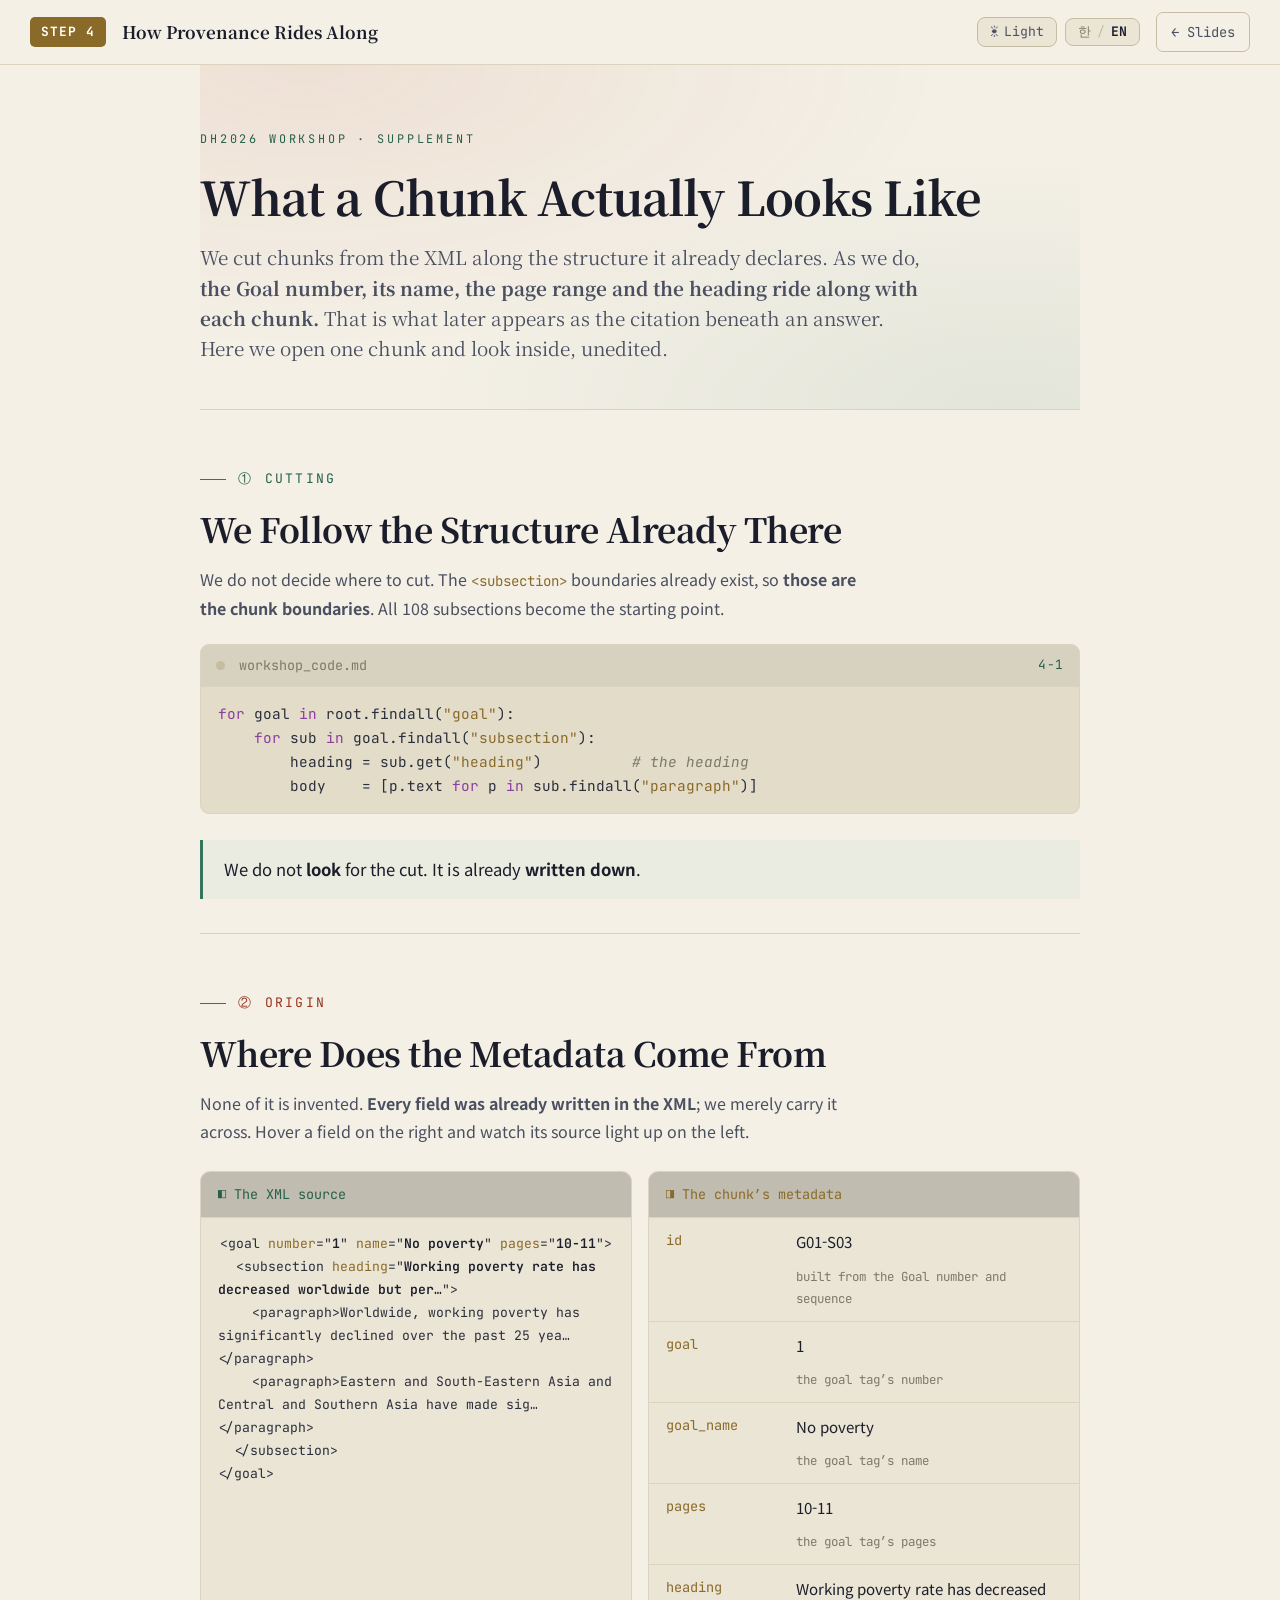
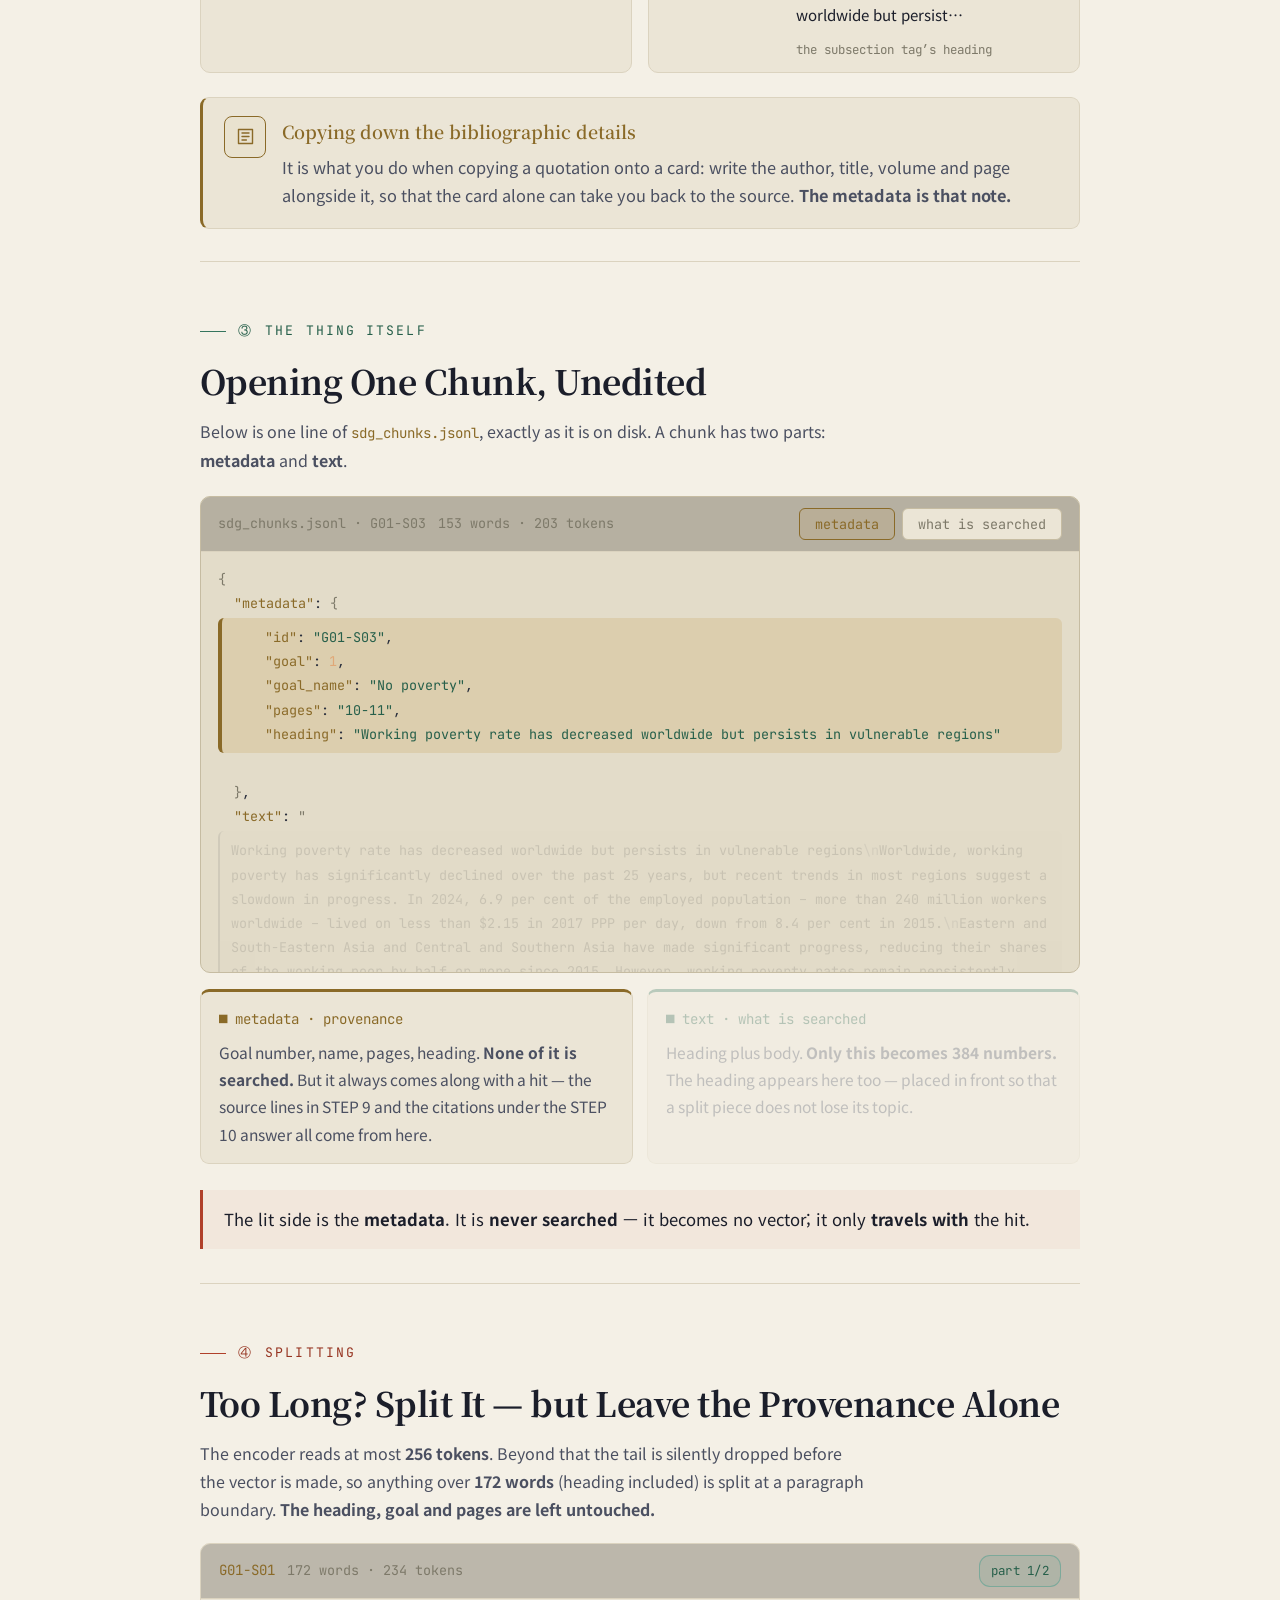
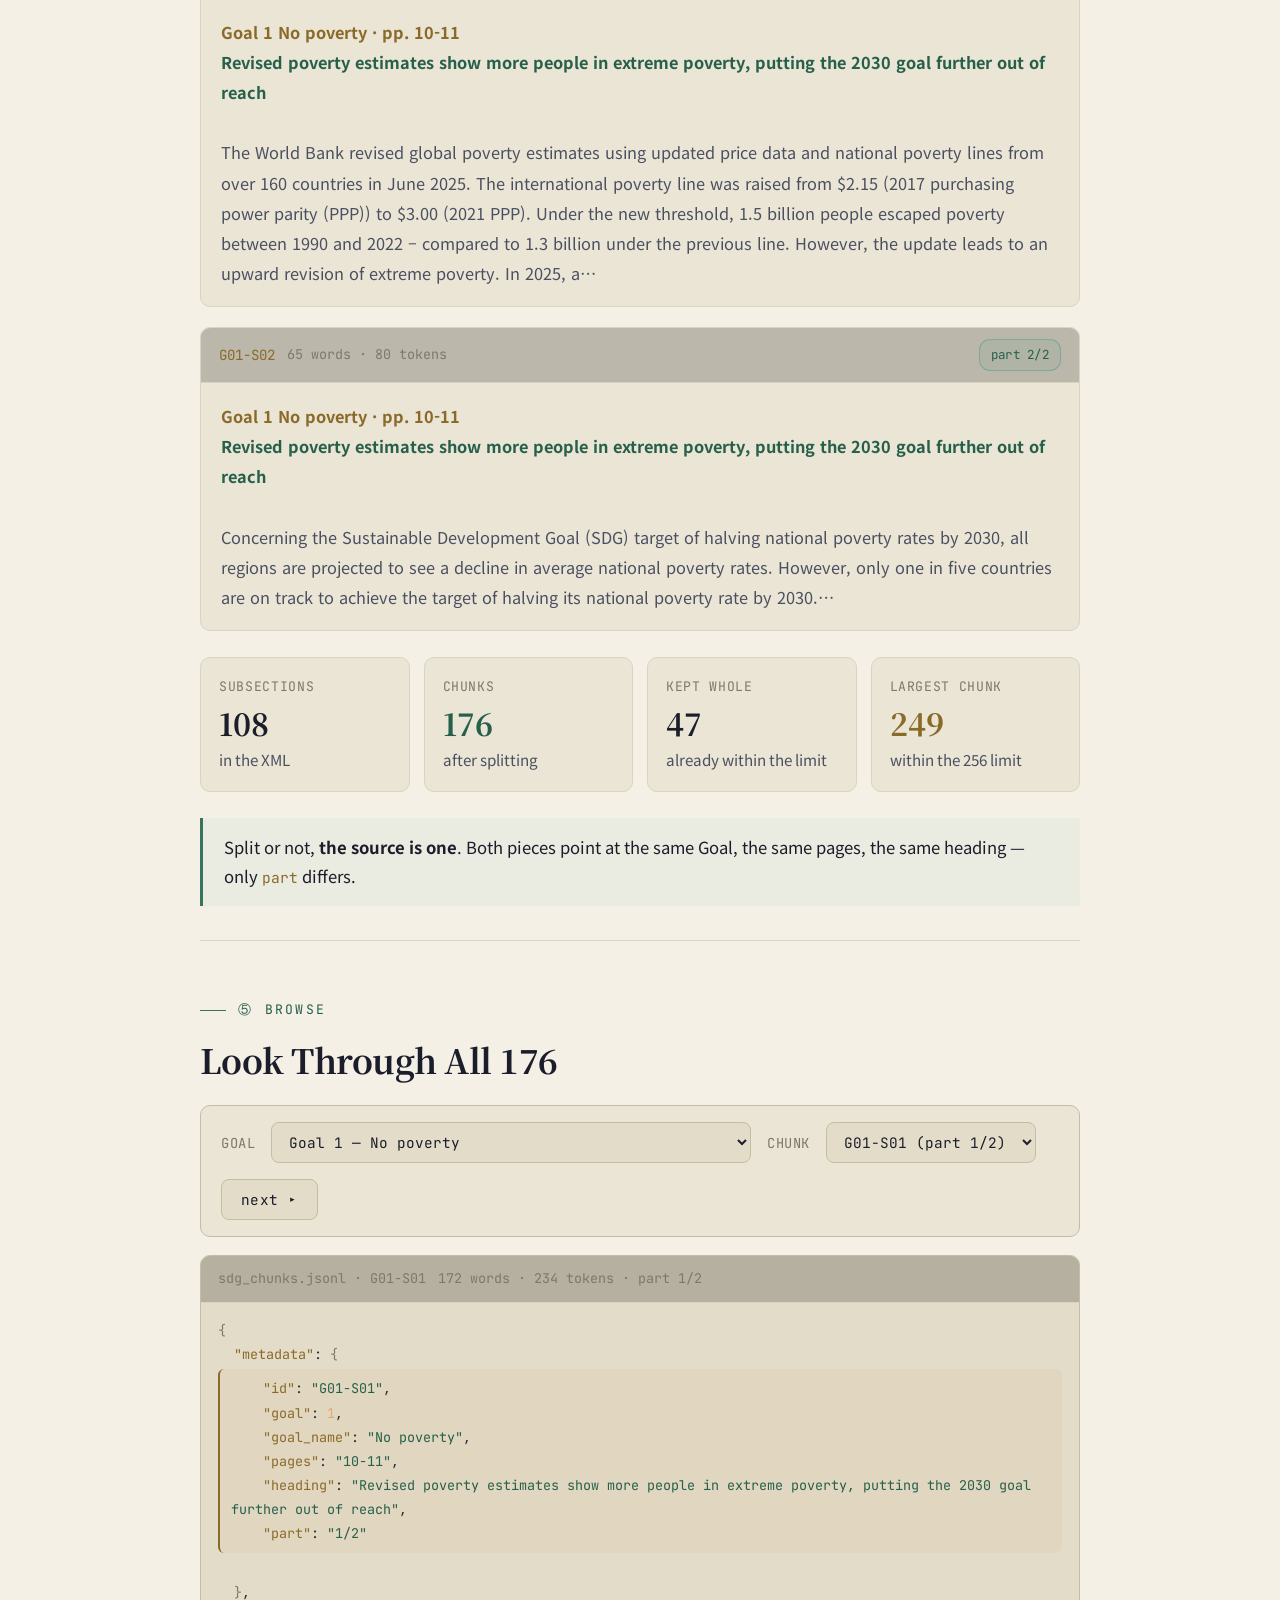
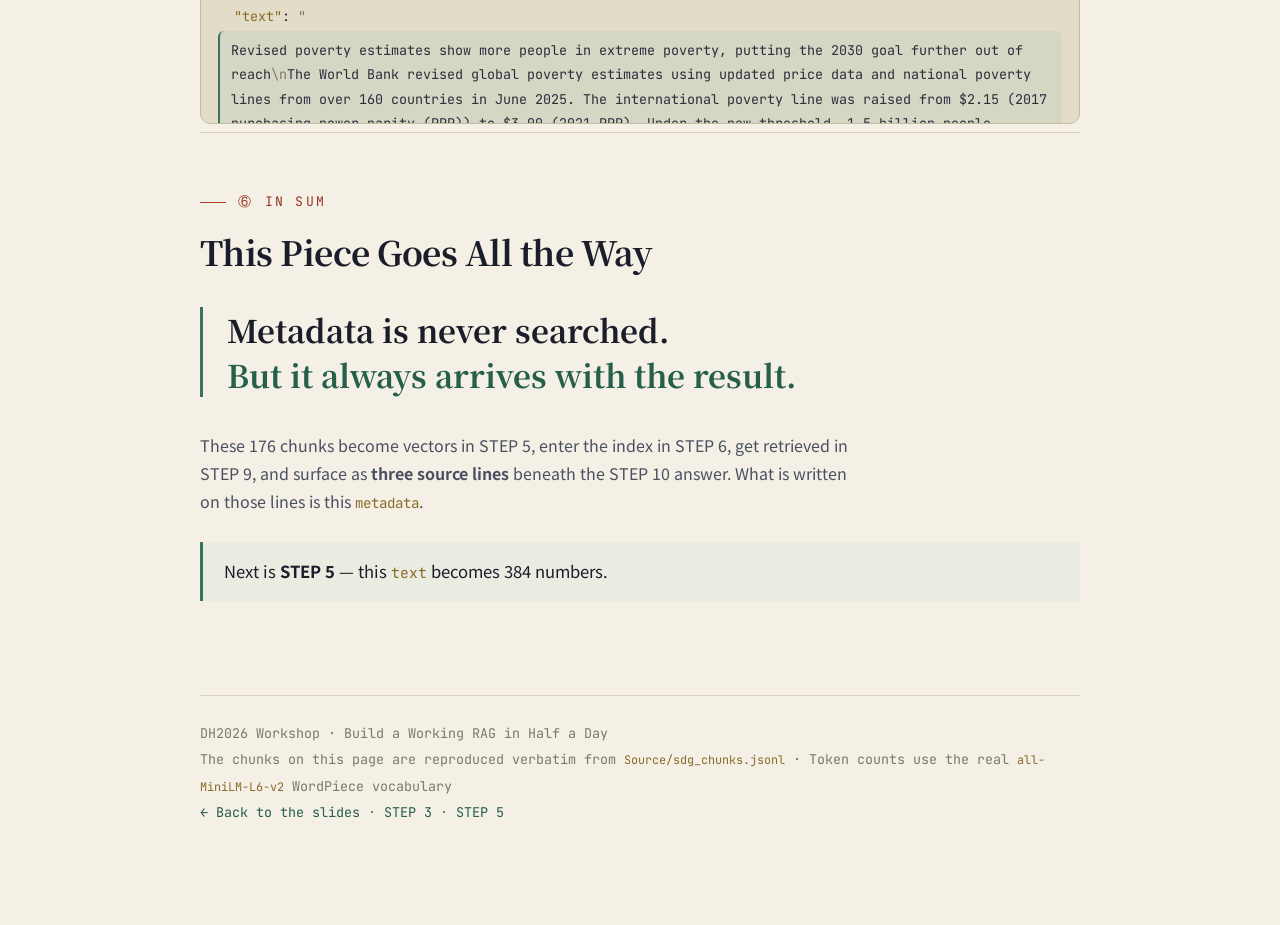
<file: Workshop_RAG/html/step04_metadata.html>
<!DOCTYPE html>
<html lang="ko">
<head>
<meta charset="UTF-8">
<meta name="viewport" content="width=device-width, initial-scale=1.0">
<title>청크에 전거가 실리는 법 · How Provenance Rides Along — DH2026</title>
<link rel="preconnect" href="https://fonts.googleapis.com">
<link rel="preconnect" href="https://fonts.gstatic.com" crossorigin>
<link href="https://fonts.googleapis.com/css2?family=Noto+Serif+KR:wght@400;600;700&family=Noto+Sans+KR:wght@300;400;500;700&family=JetBrains+Mono:wght@400;500;700&display=swap" rel="stylesheet">
<link rel="stylesheet" href="theme.css">
<script src="ui.js"></script>
<style>
  .map{display:grid;grid-template-columns:1fr 1fr;gap:16px;margin:26px 0 0}
  @media(max-width:860px){.map{grid-template-columns:1fr}}
  .map .pane{border:1px solid var(--line);border-radius:10px;background:var(--ink-2);overflow:hidden}
  .map .pane .h{padding:11px 17px;background:rgba(0,0,0,.18);border-bottom:1px solid var(--line);
    font-family:var(--mono);font-size:.84rem}
  .map .pane.x .h{color:var(--teal-soft)} .map .pane.m .h{color:var(--gold)}
  .map pre{font-size:.82rem;line-height:1.75;max-height:300px;overflow:auto;
    white-space:pre-wrap;word-break:break-word;color:var(--paper-dim)}
  .xa{display:inline;border-radius:4px;padding:1px 2px;
    transition:background .16s ease,color .16s ease;cursor:default}
  .xa.lit{background:rgba(201,168,106,.3);color:var(--paper)}
  .at{color:var(--gold)}
  .map pre b{color:var(--paper);font-weight:600}

  .mrow{display:grid;grid-template-columns:118px 1fr;gap:10px 12px;padding:11px 17px;
    border-bottom:1px solid var(--line);cursor:pointer;transition:background .16s ease}
  .mrow:last-child{border-bottom:0}
  .mrow:hover,.mrow.lit{background:rgba(201,168,106,.13)}
  .mk{font-family:var(--mono);font-size:.85rem;color:var(--gold)}
  .mv{font-size:.94rem;color:var(--paper);word-break:break-word}
  .msrc{grid-column:2;font-family:var(--mono);font-size:.78rem;color:var(--paper-faint)}

  .real{border:1px solid var(--line-soft);border-radius:10px;background:var(--ink-3);
    margin:22px 0 0;overflow:hidden}
  .real .h{display:flex;align-items:center;gap:12px;flex-wrap:wrap;padding:11px 17px;
    background:rgba(0,0,0,.2);border-bottom:1px solid var(--line);
    font-family:var(--mono);font-size:.84rem;color:var(--paper-faint)}
  .real .h .sw{margin-left:auto;display:flex;gap:7px}
  .real .h .sw button{font-family:var(--mono);font-size:.84rem;padding:6px 15px;border-radius:6px;
    border:1px solid var(--line-soft);background:var(--ink-2);color:var(--paper-faint);
    cursor:pointer;transition:all .2s ease}
  .real .h .sw button[data-z="meta"].on{border-color:var(--gold);color:var(--gold);background:rgba(201,168,106,.18)}
  .real .h .sw button[data-z="text"].on{border-color:var(--teal);color:var(--teal-soft);background:rgba(74,157,142,.18)}
  .real pre{font-size:.84rem;line-height:1.8;max-height:420px;overflow:auto;
    white-space:pre-wrap;word-break:break-word}
  .jk{color:var(--gold)} .jv{color:var(--teal-soft)} .jn{color:#e0a878} .jp{color:var(--paper-faint)}

  .zone{display:block;padding:7px 11px;margin:3px 0;border-radius:6px;border-left:2px solid transparent;
    transition:opacity .3s ease,background .3s ease,border-left-width .3s ease,filter .3s ease}
  .zone-meta{background:rgba(201,168,106,.1);border-left-color:var(--gold)}
  .zone-text{background:rgba(74,157,142,.09);border-left-color:var(--teal)}
  .zone-meta.active{background:rgba(201,168,106,.28);border-left-width:4px}
  .zone-text.active{background:rgba(74,157,142,.26);border-left-width:4px}
  .zone.muted{opacity:.14;filter:grayscale(1)}

  .zonenote{display:grid;grid-template-columns:1fr 1fr;gap:14px;margin-top:16px}
  @media(max-width:720px){.zonenote{grid-template-columns:1fr}}
  .zonenote .zn{border:1px solid var(--line);border-radius:9px;padding:15px 18px;
    background:var(--ink-2);transition:opacity .3s ease}
  .zonenote .zn.meta{border-top:3px solid var(--gold)}
  .zonenote .zn.text{border-top:3px solid var(--teal)}
  .zonenote .zn.off{opacity:.3}
  .zonenote .zn .t{font-family:var(--mono);font-size:.88rem;margin-bottom:8px}
  .zonenote .zn.meta .t{color:var(--gold)} .zonenote .zn.text .t{color:var(--teal-soft)}
  .zonenote .zn p{margin:0;font-size:.97rem;max-width:none}
</style>
</head>
<body>

<div class="topbar">
  <span class="step">STEP 4</span>
  <span class="brand"><span lang="ko">청크에 전거가 실리는 법</span><span lang="en">How Provenance Rides Along</span></span>
  <a class="back" href="../index.html#step4">← <span lang="ko">발표자료</span><span lang="en">Slides</span></a>
</div>

<div class="wrap">

  <div class="hero">
    <div class="kicker">DH2026 Workshop · <span lang="ko">보조자료</span><span lang="en">Supplement</span></div>
    <h1><span lang="ko">청크 하나의 생김새</span><span lang="en">What a Chunk Actually Looks Like</span></h1>
    <div class="sub"><span lang="ko">STEP 3에서 만든 XML을 구조 그대로 잘라 청크를 만든다. 이때 <b>Goal 번호·이름·쪽수·소제목이 청크에 함께 실린다.</b> 그 실린 정보가 나중에 답변 아래 붙는 전거가 된다. 여기서는 청크 하나를 열어 그 안을 그대로 본다.</span><span lang="en">We cut chunks from the XML along the structure it already declares. As we do, <b>the Goal number, its name, the page range and the heading ride along with each chunk.</b> That is what later appears as the citation beneath an answer. Here we open one chunk and look inside, unedited.</span></div>
  </div>

  <section>
    <div class="eyebrow teal">① <span lang="ko">절단</span><span lang="en">Cutting</span></div>
    <h2><span lang="ko">XML 구조를 그대로 따른다</span><span lang="en">We Follow the Structure Already There</span></h2>
    <p><span lang="ko">새로 자를 곳을 정하지 않는다. <code>&lt;subsection&gt;</code> 경계가 이미 있으므로 <b>그 경계가 곧 청크 경계</b>다. 소제목 108개가 청크의 출발점이 된다.</span><span lang="en">We do not decide where to cut. The <code>&lt;subsection&gt;</code> boundaries already exist, so <b>those are the chunk boundaries</b>. All 108 subsections become the starting point.</span></p>

    <div class="code">
      <div class="code-bar"><span class="dot"></span><span class="fname">workshop_code.md</span><span class="cell">4-1</span></div>
<pre><span class="c-kw">for</span> goal <span class="c-kw">in</span> root.findall(<span class="c-str">"goal"</span>):
    <span class="c-kw">for</span> sub <span class="c-kw">in</span> goal.findall(<span class="c-str">"subsection"</span>):
        heading = sub.get(<span class="c-str">"heading"</span>)          <span class="c-com"># <span lang="ko">소제목</span><span lang="en">the heading</span></span>
        body    = [p.text <span class="c-kw">for</span> p <span class="c-kw">in</span> sub.findall(<span class="c-str">"paragraph"</span>)]</pre>
    </div>

    <div class="summary teal"><span lang="ko">자를 곳을 <b>찾지</b> 않는다. 이미 <b>적혀</b> 있다.</span><span lang="en">We do not <b>look</b> for the cut. It is already <b>written down</b>.</span></div>
  </section>

  <section>
    <div class="eyebrow">② <span lang="ko">출처</span><span lang="en">Origin</span></div>
    <h2><span lang="ko">메타데이터는 어디서 오는가</span><span lang="en">Where Does the Metadata Come From</span></h2>
    <p><span lang="ko">청크에 붙는 정보는 새로 만든 것이 아니다. <b>전부 XML에 이미 적혀 있던 것</b>을 옮겨 담을 뿐이다. 오른쪽 항목에 마우스를 올려 보라 — 왼쪽에서 그 출처가 빛난다.</span><span lang="en">None of it is invented. <b>Every field was already written in the XML</b>; we merely carry it across. Hover a field on the right and watch its source light up on the left.</span></p>

    <div class="map">
      <div class="pane x"><div class="h">◧ <span lang="ko">XML 원본</span><span lang="en">The XML source</span></div><pre><span class="xa" data-f="goal">&lt;goal <span class="at">number</span>="<b>1</b>" <span class="at">name</span>="<b>No poverty</b>" <span class="at">pages</span>="<b>10-11</b>"&gt;</span>
  <span class="xa" data-f="heading">&lt;subsection <span class="at">heading</span>="<b>Working poverty rate has decreased worldwide but per…</b>"&gt;</span>
    <span class="xa" data-f="text">&lt;paragraph&gt;Worldwide, working poverty has significantly declined over the past 25 yea…&lt;/paragraph&gt;</span>
    <span class="xa" data-f="text">&lt;paragraph&gt;Eastern and South-Eastern Asia and Central and Southern Asia have made sig…&lt;/paragraph&gt;</span>
  &lt;/subsection&gt;
&lt;/goal&gt;</pre></div>
      <div class="pane m"><div class="h">◨ <span lang="ko">청크의 metadata</span><span lang="en">The chunk’s metadata</span></div>
        <div id="metaRows"><div class="mrow" data-f="goal"><span class="mk">id</span><span class="mv">G01-S03</span><span class="msrc"><span lang="ko">Goal 번호 + 순번으로 생성</span><span lang="en">built from the Goal number and sequence</span></span></div><div class="mrow" data-f="goal"><span class="mk">goal</span><span class="mv">1</span><span class="msrc"><span lang="ko">goal 태그의 number</span><span lang="en">the goal tag’s number</span></span></div><div class="mrow" data-f="goal"><span class="mk">goal_name</span><span class="mv">No poverty</span><span class="msrc"><span lang="ko">goal 태그의 name</span><span lang="en">the goal tag’s name</span></span></div><div class="mrow" data-f="goal"><span class="mk">pages</span><span class="mv">10-11</span><span class="msrc"><span lang="ko">goal 태그의 pages</span><span lang="en">the goal tag’s pages</span></span></div><div class="mrow" data-f="heading"><span class="mk">heading</span><span class="mv">Working poverty rate has decreased worldwide but persist…</span><span class="msrc"><span lang="ko">subsection 태그의 heading</span><span lang="en">the subsection tag’s heading</span></span></div></div></div>
    </div>

    <div class="analogy">
      <div class="seal"><svg viewBox="0 0 24 24"><path d="M4 4h16v16H4z"/><path d="M8 8h8M8 12h8M8 16h5"/></svg></div>
      <div>
        <span class="term"><span lang="ko">서지 사항을 옮겨 적는 일</span><span lang="en">Copying down the bibliographic details</span></span>
        <p><span lang="ko">인용문을 카드에 옮길 때 저자·서명·권차·쪽수를 함께 적어 두는 것과 같다. 나중에 그 카드만 보고도 원문으로 돌아갈 수 있어야 하기 때문이다. <b>metadata는 그 서지 사항이다.</b></span><span lang="en">It is what you do when copying a quotation onto a card: write the author, title, volume and page alongside it, so that the card alone can take you back to the source. <b>The metadata is that note.</b></span></p>
      </div>
    </div>
  </section>

  <section>
    <div class="eyebrow teal">③ <span lang="ko">실물</span><span lang="en">The thing itself</span></div>
    <h2><span lang="ko">청크 하나를 그대로 열어 보면</span><span lang="en">Opening One Chunk, Unedited</span></h2>
    <p><span lang="ko">아래는 <code>sdg_chunks.jsonl</code>의 한 줄을 그대로 옮긴 것이다. 가공하지 않았다. 청크 하나는 <b>metadata</b>와 <b>text</b> 두 부분으로 되어 있다.</span><span lang="en">Below is one line of <code>sdg_chunks.jsonl</code>, exactly as it is on disk. A chunk has two parts: <b>metadata</b> and <b>text</b>.</span></p>

    <div class="real">
      <div class="h">
        <span>sdg_chunks.jsonl · G01-S03</span>
        <span>153<span lang="ko">단어 · </span><span lang="en"> words · </span>203<span lang="ko">토큰</span><span lang="en"> tokens</span></span>
        <span class="sw">
          <button data-z="meta" class="on">metadata</button>
          <button data-z="text" id="btnText"></button>
        </span>
      </div>
      <pre id="realPre"></pre>
    </div>

    <div class="zonenote">
      <div class="zn meta" id="znMeta">
        <div class="t">■ metadata · <span lang="ko">전거</span><span lang="en">provenance</span></div>
        <p><span lang="ko">Goal 번호·이름·쪽수·소제목. <b>검색되지 않는다.</b> 그러나 결과가 뽑힐 때 반드시 따라온다 — STEP 9의 출처 표시와 STEP 10의 답변 각주가 전부 여기서 나온다.</span><span lang="en">Goal number, name, pages, heading. <b>None of it is searched.</b> But it always comes along with a hit — the source lines in STEP 9 and the citations under the STEP 10 answer all come from here.</span></p>
      </div>
      <div class="zn text" id="znText">
        <div class="t">■ text · <span lang="ko">검색 대상</span><span lang="en">what is searched</span></div>
        <p><span lang="ko">소제목 + 본문. <b>이 부분만 384개 숫자로 바뀐다.</b> 소제목이 여기에도 들어 있는데, 나뉜 조각이 맥락을 잃지 않도록 앞에 붙여 둔 것이다.</span><span lang="en">Heading plus body. <b>Only this becomes 384 numbers.</b> The heading appears here too — placed in front so that a split piece does not lose its topic.</span></p>
      </div>
    </div>

    <div class="summary" id="zoneCap"></div>
  </section>

  <section>
    <div class="eyebrow">④ <span lang="ko">분할</span><span lang="en">Splitting</span></div>
    <h2><span lang="ko">너무 길면 나눈다 — 전거는 그대로 둔 채</span><span lang="en">Too Long? Split It — but Leave the Provenance Alone</span></h2>
    <p><span lang="ko">인코더가 한 번에 읽는 양은 <b>256토큰</b>이다. 넘으면 뒷부분이 잘린 채 벡터가 되므로, <b>172단어</b>(소제목 포함)를 넘으면 문단 경계에서 나눈다. 이때 <b>heading·goal·pages는 건드리지 않는다.</b></span><span lang="en">The encoder reads at most <b>256 tokens</b>. Beyond that the tail is silently dropped before the vector is made, so anything over <b>172 words</b> (heading included) is split at a paragraph boundary. <b>The heading, goal and pages are left untouched.</b></span></p>

    <div id="pairBox"></div>

    <div class="stats">
      <div class="stat"><div class="k"><span lang="ko">소제목</span><span lang="en">Subsections</span></div>
        <div class="v">108</div><div class="d"><span lang="ko">XML의 subsection</span><span lang="en">in the XML</span></div></div>
      <div class="stat"><div class="k"><span lang="ko">청크</span><span lang="en">Chunks</span></div>
        <div class="v tl">176</div><div class="d"><span lang="ko">분할 후</span><span lang="en">after splitting</span></div></div>
      <div class="stat"><div class="k"><span lang="ko">분할 없이 유지</span><span lang="en">Kept whole</span></div>
        <div class="v">47</div><div class="d"><span lang="ko">한도 안에 들어옴</span><span lang="en">already within the limit</span></div></div>
      <div class="stat"><div class="k"><span lang="ko">최대 토큰</span><span lang="en">Largest chunk</span></div>
        <div class="v gd">249</div><div class="d"><span lang="ko">한도 256 이내</span><span lang="en">within the 256 limit</span></div></div>
    </div>

    <div class="summary teal"><span lang="ko">나뉘어도 <b>출처는 하나</b>다. 두 조각 모두 같은 Goal, 같은 쪽, 같은 소제목을 가리킨다 — <code>part</code>만 다르다.</span><span lang="en">Split or not, <b>the source is one</b>. Both pieces point at the same Goal, the same pages, the same heading — only <code>part</code> differs.</span></div>
  </section>

  <section>
    <div class="eyebrow teal">⑤ <span lang="ko">탐색</span><span lang="en">Browse</span></div>
    <h2><span lang="ko">176개를 직접 살펴보기</span><span lang="en">Look Through All 176</span></h2>
    <div class="controls">
      <span class="lbl" id="gLbl"></span>
      <select id="gsel"></select>
      <span class="lbl" id="cLbl"></span>
      <select id="csel"></select>
      <button class="btn" id="nextBtn"></button>
    </div>
    <div class="real" style="margin-top:18px">
      <div class="h"><span id="bHead">—</span><span id="bMeta"></span></div>
      <pre id="bPre"></pre>
    </div>
  </section>

  <section>
    <div class="eyebrow">⑥ <span lang="ko">정리</span><span lang="en">In sum</span></div>
    <h2><span lang="ko">이 조각이 끝까지 간다</span><span lang="en">This Piece Goes All the Way</span></h2>
    <div class="pull teal"><span lang="ko">metadata는 검색되지 않는다.<br><span class="accent">그러나 결과에는 반드시 따라온다.</span></span><span lang="en">Metadata is never searched.<br><span class="accent">But it always arrives with the result.</span></span></div>
    <p><span lang="ko">지금 만든 청크 176개가 STEP 5에서 벡터가 되고, STEP 6에서 색인에 담기고, STEP 9에서 검색되어, STEP 10의 답변 아래 <b>출처 세 줄</b>로 나타난다. 그 세 줄에 적히는 내용이 지금 이 <code>metadata</code>다.</span><span lang="en">These 176 chunks become vectors in STEP 5, enter the index in STEP 6, get retrieved in STEP 9, and surface as <b>three source lines</b> beneath the STEP 10 answer. What is written on those lines is this <code>metadata</code>.</span></p>
    <div class="summary teal"><span lang="ko">다음은 <b>STEP 5</b> — 이 <code>text</code>가 384개의 숫자로 바뀐다.</span><span lang="en">Next is <b>STEP 5</b> — this <code>text</code> becomes 384 numbers.</span></div>
  </section>

  <div class="foot">
  DH2026 Workshop · Build a Working RAG in Half a Day<br>
  <span lang="ko">이 페이지의 청크는 <code>Source/sdg_chunks.jsonl</code>을 가공 없이 그대로 실었습니다 · 토큰은 <code>all-MiniLM-L6-v2</code>의 WordPiece 실측</span><span lang="en">The chunks on this page are reproduced verbatim from <code>Source/sdg_chunks.jsonl</code> · Token counts use the real <code>all-MiniLM-L6-v2</code> WordPiece vocabulary</span><br>
  <a href="../index.html#step4">← <span lang="ko">발표자료로 돌아가기</span><span lang="en">Back to the slides</span></a>
   · <a href="step03_xml.html">STEP 3</a> · <a href="step05_vector.html">STEP 5</a>
</div>
</div>

<script>
const D = {"limit": 256, "maxWords": 172, "n": 176, "whole": 47, "split": 129, "subs": 108, "med": 166, "max": 249, "hero": {"meta": {"id": "G01-S03", "goal": 1, "goal_name": "No poverty", "pages": "10-11", "heading": "Working poverty rate has decreased worldwide but persists in vulnerable regions"}, "text": "Working poverty rate has decreased worldwide but persists in vulnerable regions\nWorldwide, working poverty has significantly declined over the past 25 years, but recent trends in most regions suggest a slowdown in progress. In 2024, 6.9 per cent of the employed population – more than 240 million workers worldwide – lived on less than $2.15 in 2017 PPP per day, down from 8.4 per cent in 2015.\nEastern and South-Eastern Asia and Central and Southern Asia have made significant progress, reducing their shares of the working poor by half or more since 2015. However, working poverty rates remain persistently high in the world’s most vulnerable countries. In 2024, nearly 3 in 10 workers in the least developed countries (LDCs) and 2 in 10 in landlocked developing countries (LLDCs) lived in extreme poverty. In small island developing States (SIDS), the rate rose from 8.9 per cent in 2015 to 9.5 per cent in 2024.", "tokens": 203, "words": 153, "xml": {"goalNum": "1", "goalName": "No poverty", "pages": "10-11", "heading": "Working poverty rate has decreased worldwide but persists in vulnerable regions", "paras": ["Worldwide, working poverty has significantly declined over the past 25 years, but recent trends in most regions suggest a slowdown in progress. In 2024, 6.9 per cent of the employed population – more than 240 million workers worldwide – lived on less than $2.15 in 2017 PPP per day, down from 8.4 per cent in 2015.", "Eastern and South-Eastern Asia and Central and Southern Asia have made significant progress, reducing their shares of the working poor by half or more since 2015. However, working poverty rates remain persistently high in the world’s most vulnerable countries. In 2024, nearly 3 in 10 workers in the least developed countries (LDCs) and 2 in 10 in landlocked developing countries (LLDCs) lived in extreme poverty. In small island developing States (SIDS), the rate rose from 8.9 per cent in 2015 to 9.5 per cent in 2024."]}}, "pair": [{"meta": {"id": "G01-S01", "goal": 1, "goal_name": "No poverty", "pages": "10-11", "heading": "Revised poverty estimates show more people in extreme poverty, putting the 2030 goal further out of reach", "part": "1/2"}, "text": "Revised poverty estimates show more people in extreme poverty, putting the 2030 goal further out of reach\nThe World Bank revised global poverty estimates using updated price data and national poverty lines from over 160 countries in June 2025. The international poverty line was raised from $2.15 (2017 purchasing power parity (PPP)) to $3.00 (2021 PPP). Under the new threshold, 1.5 billion people escaped poverty between 1990 and 2022 – compared to 1.3 billion under the previous line. However, the update leads to an upward revision of extreme poverty. In 2025, an estimated 808 million people will be living in extreme poverty – up from the previous estimate of 677 million – representing 9.9 per cent of the world’s population, or 1 in 10 people. Eradicating extreme poverty by 2030 appears highly unlikely due to slow recovery from COVID-19 impacts, economic instability, climate shocks, and sluggish growth in sub-Saharan Africa. By 2025, more than three quarters of the global extreme poor will live in sub-Saharan Africa or in fragile and conflict-affected countries.", "tokens": 234, "words": 172}, {"meta": {"id": "G01-S02", "goal": 1, "goal_name": "No poverty", "pages": "10-11", "heading": "Revised poverty estimates show more people in extreme poverty, putting the 2030 goal further out of reach", "part": "2/2"}, "text": "Revised poverty estimates show more people in extreme poverty, putting the 2030 goal further out of reach\nConcerning the Sustainable Development Goal (SDG) target of halving national poverty rates by 2030, all regions are projected to see a decline in average national poverty rates. However, only one in five countries are on track to achieve the target of halving its national poverty rate by 2030.", "tokens": 80, "words": 65}], "browse": [{"id": "G01-S01", "meta": {"id": "G01-S01", "goal": 1, "goal_name": "No poverty", "pages": "10-11", "heading": "Revised poverty estimates show more people in extreme poverty, putting the 2030 goal further out of reach", "part": "1/2"}, "text": "Revised poverty estimates show more people in extreme poverty, putting the 2030 goal further out of reach\nThe World Bank revised global poverty estimates using updated price data and national poverty lines from over 160 countries in June 2025. The international poverty line was raised from $2.15 (2017 purchasing power parity (PPP)) to $3.00 (2021 PPP). Under the new threshold, 1.5 billion people escaped poverty between 1990 and 2022 – compared to 1.3 billion under the previous line. However, the update leads to an upward revision of extreme poverty. In 2025, an estimated 808 million people will be living in extreme poverty – up from the previous estimate of 677 million – representing 9.9 per cent of the world’s population, or 1 in 10 people. Eradicating extreme poverty by 2030 appears highly unlikely due to slow recovery from COVID-19 impacts, economic instability, climate shocks, and sluggish growth in sub-Saharan Africa. By 2025, more than three quarters of the global extreme poor will live in sub-Saharan Africa or in fragile and conflict-affected countries.", "tokens": 234, "words": 172}, {"id": "G01-S02", "meta": {"id": "G01-S02", "goal": 1, "goal_name": "No poverty", "pages": "10-11", "heading": "Revised poverty estimates show more people in extreme poverty, putting the 2030 goal further out of reach", "part": "2/2"}, "text": "Revised poverty estimates show more people in extreme poverty, putting the 2030 goal further out of reach\nConcerning the Sustainable Development Goal (SDG) target of halving national poverty rates by 2030, all regions are projected to see a decline in average national poverty rates. However, only one in five countries are on track to achieve the target of halving its national poverty rate by 2030.", "tokens": 80, "words": 65}, {"id": "G01-S03", "meta": {"id": "G01-S03", "goal": 1, "goal_name": "No poverty", "pages": "10-11", "heading": "Working poverty rate has decreased worldwide but persists in vulnerable regions"}, "text": "Working poverty rate has decreased worldwide but persists in vulnerable regions\nWorldwide, working poverty has significantly declined over the past 25 years, but recent trends in most regions suggest a slowdown in progress. In 2024, 6.9 per cent of the employed population – more than 240 million workers worldwide – lived on less than $2.15 in 2017 PPP per day, down from 8.4 per cent in 2015.\nEastern and South-Eastern Asia and Central and Southern Asia have made significant progress, reducing their shares of the working poor by half or more since 2015. However, working poverty rates remain persistently high in the world’s most vulnerable countries. In 2024, nearly 3 in 10 workers in the least developed countries (LDCs) and 2 in 10 in landlocked developing countries (LLDCs) lived in extreme poverty. In small island developing States (SIDS), the rate rose from 8.9 per cent in 2015 to 9.5 per cent in 2024.", "tokens": 203, "words": 153}, {"id": "G01-S04", "meta": {"id": "G01-S04", "goal": 1, "goal_name": "No poverty", "pages": "10-11", "heading": "Social protection coverage is on the rise, but billions are still unprotected", "part": "1/2"}, "text": "Social protection coverage is on the rise, but billions are still unprotected\nFor the first time, more than half of the world’s population (52.4 per cent) was covered by at least one social protection benefit in 2023, up from 42.8 per cent in 2015. Despite this progress, 3.8 billion people remained unprotected. While high-income countries are approaching universal coverage (85.9 per cent) and upper-middle-income countries (71.2 per cent) have made substantial progress, coverage in low-income countries (9.7 per cent) has barely shifted since 2015. Gender disparities persist, with the effective coverage of women (50.1 per cent) lagging behind that of men (54.6 per cent).", "tokens": 164, "words": 104}, {"id": "G01-S05", "meta": {"id": "G01-S05", "goal": 1, "goal_name": "No poverty", "pages": "10-11", "heading": "Social protection coverage is on the rise, but billions are still unprotected", "part": "2/2"}, "text": "Social protection coverage is on the rise, but billions are still unprotected\nInvestment disparities explain the coverage gaps. Countries spent on average 19.3 per cent of their gross domestic product (GDP) on social protection in 2023, but that proportion ranged widely from 24.9 per cent in high-income countries to just 2.0 per cent in low-income countries. Guaranteeing basic social security floors in lowand middle-income countries requires an additional $1.4 trillion annually, or 3.3 per cent of their aggregate GDP in 2024.", "tokens": 117, "words": 81}, {"id": "G01-S06", "meta": {"id": "G01-S06", "goal": 1, "goal_name": "No poverty", "pages": "10-11", "heading": "Many feel secure in their land rights, but formal documentation remains limited and unequal", "part": "1/2"}, "text": "Many feel secure in their land rights, but formal documentation remains limited and unequal\nBased on data from 85 countries in 2022, two thirds (66 per cent) of the population believe they enjoy secure tenure rights to land. However, only 43 per cent of adults possess official land tenure documents, and just 15 per cent of adults in sub-Saharan Africa. This means nearly 1.4 billion adults in developing regions are excluded from formal land markets and from access to mortgage-based finance, and they lack legal ways to protect their rights to land. In 1 in 5 reporting countries, fewer than 1 in 10 adults hold official land documentation, with people living in poverty and those in rural areas disproportionately affected. Women represent half of those who believe they are secure in their land rights and those who feel protected from eviction. However, only 24 per cent of women hold legal land documents, accounting for just 3 in 10 of all documented landholders.", "tokens": 196, "words": 162}, {"id": "G01-S07", "meta": {"id": "G01-S07", "goal": 1, "goal_name": "No poverty", "pages": "10-11", "heading": "Many feel secure in their land rights, but formal documentation remains limited and unequal", "part": "2/2"}, "text": "Many feel secure in their land rights, but formal documentation remains limited and unequal\nDespite these challenges, customary and other informal tenure arrangements continue to provide a sense of tenure security, particularly in rural areas. In 27 countries with data, between 82 and 89 per cent of the population feel secure in their land rights, even when access to formal legal documentation remains beyond reach.", "tokens": 75, "words": 65}, {"id": "G01-S08", "meta": {"id": "G01-S08", "goal": 1, "goal_name": "No poverty", "pages": "10-11", "heading": "Governments are spending more on essential services, but there is a 20-point gap between advanced and developing economies"}, "text": "Governments are spending more on essential services, but there is a 20-point gap between advanced and developing economies\nData from 100 reporting countries show that in 2023 the proportion of total government spending on essential services (education, health and social protection) averaged around 46 per cent – 60 per cent in advanced economies and 43 per cent in emerging market and developing economies. While spending on essential services has trended upward for both economic groups over the past two decades, the gap between the two groups remains stable at approximately 20 percentage points. The gap is mainly attributed to the higher spending for social protection (15 percentage points) and, to a lesser extent, health (5 percentage points) in advanced economies.\nDuring the COVID-19 pandemic, government expenditure on social protection and health rose while education spending fell – partly due to school closures. These shifts were expected to be temporary with pandemic effects fading. However, prolonged health issues and disrupted education may have lasting impacts on human capital.", "tokens": 200, "words": 167}, {"id": "G01-S09", "meta": {"id": "G01-S09", "goal": 1, "goal_name": "No poverty", "pages": "10-11", "heading": "Direct transfers benefit the poorest the most, while education and health spending vary significantly"}, "text": "Direct transfers benefit the poorest the most, while education and health spending vary significantly\nPro-poor public social spending is defined as the proportion of government spending benefiting the bottom 20 per cent of the income distribution in education, health and direct transfers. In the 51 countries for which data are available for all three sectors, on average, 26 per cent of government spending benefits the bottom 20 per cent of the population in the most recent year with data, though this share ranges from 10 to 39 per cent across countries.\nSpending patterns differ across sectors. Direct transfers are the most pro-poor sector, with 33 per cent of cash and near-cash transfers benefiting the poorest quintile of the income distribution. In education, spending is only slightly pro-poor, with 22 per cent of funds reaching the poorest 20 per cent. In health, spending benefiting the lowest-income quintile varies significantly among countries, ranging from 9 to 59 per cent with an average of 19 per cent.", "tokens": 202, "words": 164}, {"id": "G02-S01", "meta": {"id": "G02-S01", "goal": 2, "goal_name": "Zero hunger", "pages": "12-13", "heading": "Global hunger and food insecurity have declined in recent years, but progress has been uneven", "part": "1/2"}, "text": "Global hunger and food insecurity have declined in recent years, but progress has been uneven\nGlobal hunger showed signs of improvement in 2024, with 8.2 per cent of the population undernourished – down from 8.5 per cent in 2023 and 8.7 per cent in 2022, though still above 2015 levels. An estimated 638–720 million people faced hunger. Progress was driven by improvements in South America, Southern Asia, and Southeastern Asia, while hunger continued to rise in Northern Africa and Western Asia and sub-Saharan Africa. In 2024, hunger affected 22.3 per cent of people in sub-Saharan Africa and 11.8 per cent in Northern Africa and Western Asia.", "tokens": 145, "words": 106}, {"id": "G02-S02", "meta": {"id": "G02-S02", "goal": 2, "goal_name": "Zero hunger", "pages": "12-13", "heading": "Global hunger and food insecurity have declined in recent years, but progress has been uneven", "part": "2/2"}, "text": "Global hunger and food insecurity have declined in recent years, but progress has been uneven\nFood insecurity also declined since 2021 but remained well above 2015 levels. In 2024, 28 per cent of the global population – around 2.3 billion people – were moderately or severely food insecure, up from 21.4 per cent (1.6 billion) in 2015. Sub-Saharan Africa saw the sharpest rise, with over twothirds of its population affected, compared to nearly 50 per cent in 2015. In Central and Southern Asia and Northern Africa and Western Asia, over one third faced moderate or severe food insecurity.", "tokens": 131, "words": 98}, {"id": "G02-S03", "meta": {"id": "G02-S03", "goal": 2, "goal_name": "Zero hunger", "pages": "12-13", "heading": "Global progress on child malnutrition is slowing, with signs of reversal", "part": "1/2"}, "text": "Global progress on child malnutrition is slowing, with signs of reversal\nMalnutrition continues to undermine children’s growth, development and long-term health. Between 2012 and 2024, the prevalence of stunting (low height-for-age) among children under age 5 decreased from 26.4 to 23.2 per cent. However, recent data indicate a potential reversal of this progress. Stunting remains particularly pronounced in lowand lower-middle-income countries, where 86.8 per cent of the 150 million stunted children reside. In 2024, the prevalence of stunting was higher among boys (24.4 per cent) than girls (21.9 per cent). Meeting the 2030 target of halving the stunting rate will require a sharp acceleration in efforts.", "tokens": 164, "words": 106}, {"id": "G02-S04", "meta": {"id": "G02-S04", "goal": 2, "goal_name": "Zero hunger", "pages": "12-13", "heading": "Global progress on child malnutrition is slowing, with signs of reversal", "part": "2/2"}, "text": "Global progress on child malnutrition is slowing, with signs of reversal\nThe global prevalence of being overweight (high weight-for-height) among children under age 5 rose marginally from 5.3 to 5.5 per cent between 2012 and 2024, but this is not statistically significant. The global prevalence of wasting (low weight-for-height) declined from 7.4 to 6.6 per cent during this period, with notable declines in the number of children experiencing wasting in Central and Southern Asia (by 16 per cent) and sub-Saharan Africa (by 5 per cent). Still, these two regions account for over 80 per cent of all children globally affected by wasting (57.5 per cent in Central and Southern Asia and 23.8 per cent in sub-Saharan Africa).", "tokens": 167, "words": 117}, {"id": "G02-S05", "meta": {"id": "G02-S05", "goal": 2, "goal_name": "Zero hunger", "pages": "12-13", "heading": "Anaemia and inadequate diet diversity remain major barriers to global nutrition goals for women and children", "part": "1/2"}, "text": "Anaemia and inadequate diet diversity remain major barriers to global nutrition goals for women and children\nAnaemia (which impairs birth outcomes, productivity and cognition) globally affected 30.7 per cent of women aged 15–49 years in 2023, up from 27.6 per cent in 2012. Its prevalence among pregnant women remains steady at 35.5 per cent, while rates among non-pregnant women slightly increased from 27.1 to 30.5 per cent between 2012 and 2023. Reaching the 2030 goal of a 50 per cent reduction will require faster, cross-sectoral action.", "tokens": 121, "words": 86}, {"id": "G02-S06", "meta": {"id": "G02-S06", "goal": 2, "goal_name": "Zero hunger", "pages": "12-13", "heading": "Anaemia and inadequate diet diversity remain major barriers to global nutrition goals for women and children", "part": "2/2"}, "text": "Anaemia and inadequate diet diversity remain major barriers to global nutrition goals for women and children\nMinimum dietary diversity (MDD) is essential for the adequate intake of vitamins and minerals. Globally, only two thirds (65 per cent) of women aged 15–49 years attained minimum dietary diversity between 2019 and 2023. Sub-Saharan Africa (44 per cent) and Central and Southern Asia (48 per cent) had the lowest rates, while Eastern and South-Eastern Asia (84 per cent) and Europe and Northern America (79 per cent) had the highest rates. For children aged 6–23 months, dietary diversity remains critically low. About 34 per cent met the standard between 2016 and 2022, up from 28 per cent between 2009 and 2015. Sub-Saharan Africa (23 per cent) and Central and Southern Asia (27 per cent) are particularly affected.", "tokens": 176, "words": 133}, {"id": "G02-S07", "meta": {"id": "G02-S07", "goal": 2, "goal_name": "Zero hunger", "pages": "12-13", "heading": "Small-scale food producers typically earn and produce less, yet they are essential for agrifood resilience"}, "text": "Small-scale food producers typically earn and produce less, yet they are essential for agrifood resilience\nSmall-scale food producers are essential for resilient agriculture, food security and the fight against hunger, yet they remain highly vulnerable within agrifood systems. Their labour productivity is consistently lower than that of larger producers, especially in developed countries, where it often falls below 25 per cent that of large-scale producers. Income gaps between small-scale and larger food producers remain wide. In most countries, smallscale producers earn less than $1,500 annually (2017 PPP), and in some cases, under $500 – often less than half the earnings of larger producers. The gender gap varies across countries. In most countries with available data, male-headed production units report higher average incomes than female-headed units, while in labour productivity, the gap is not so evident.", "tokens": 185, "words": 135}, {"id": "G02-S08", "meta": {"id": "G02-S08", "goal": 2, "goal_name": "Zero hunger", "pages": "12-13", "heading": "Global agricultural investment reaches record highs, but the sector remains underfunded", "part": "1/2"}, "text": "Global agricultural investment reaches record highs, but the sector remains underfunded\nGlobal public expenditures on agriculture reached a record high of $701 billion in 2023, reflecting a 2 per cent average annual growth since 2015. However, agriculture accounted for only 1.85 per cent of total government spending. The agriculture orientation index (AOI) – government expenditure on agriculture relative to the sector’s GDP contribution – fell from 0.50 in 2015 to 0.43 in 2023. LDCs and LLDCs allocate 4 per cent of total government expenditure to agriculture despite the sector generating approximately 18 per cent of their GDP. The AOI in LLDCs decreased from 0.26 in 2015 to 0.19 in 2023, while LDCs showed marginal improvement from 0.20 to 0.21 over the same period.", "tokens": 169, "words": 123}, {"id": "G02-S09", "meta": {"id": "G02-S09", "goal": 2, "goal_name": "Zero hunger", "pages": "12-13", "heading": "Global agricultural investment reaches record highs, but the sector remains underfunded", "part": "2/2"}, "text": "Global agricultural investment reaches record highs, but the sector remains underfunded\nMeanwhile, aid for agriculture to developing countries fell slightly by 2.5 per cent in 2023 after peaking in 2022. But the total volume increased by 43.5 per cent, from $12.9 billion in 2015 to $18.5 billion in 2023 (constant 2023 prices). Support to Africa reached a historical peak in 2023, with an increase of 3.8 per cent compared to 2022.", "tokens": 102, "words": 71}, {"id": "G02-S10", "meta": {"id": "G02-S10", "goal": 2, "goal_name": "Zero hunger", "pages": "12-13", "heading": "Pressures ease for global food prices, but they remain triple pre-pandemic levels"}, "text": "Pressures ease for global food prices, but they remain triple pre-pandemic levels\nIn 2023, approximately 50 per cent of countries experienced moderately to abnormally high food prices; this is a moderate decline from 2022’s record of 60 per cent, but it is three times the 2015–2019 average of 16 per cent. This decrease was largely driven by reductions in shipping costs and in fuel and fertilizer prices, particularly during the first half of 2023.\nWhile most regions experienced price improvements, Eastern and SouthEastern Asia saw the proportion of countries with high food prices double in 2023, returning to 2020 levels. This was fuelled by rising rice prices amid weather-related production concerns, stockpiling and trade restrictions. SIDS also saw food-price pressures worsen for a second consecutive year in 2023, owing to persistent food-price inflation.", "tokens": 176, "words": 133}, {"id": "G03-S01", "meta": {"id": "G03-S01", "goal": 3, "goal_name": "Good health and well-being", "pages": "14-17", "heading": "Global maternal deaths fall slightly, but progress stalls in high-burden countries", "part": "1/2"}, "text": "Global maternal deaths fall slightly, but progress stalls in high-burden countries\nThe global maternal mortality ratio (MMR) dropped from 228 deaths per 100,000 live births in 2015 to 197 in 2023. Despite progress, an estimated 260,000 women died during pregnancy and childbirth in 2023. The current ratio remains nearly triple the SDG target of 70. Meeting this target requires an annual reduction rate of 14.8 per cent between now and 2030.\nCritical disparities persist. In 2023, the MMR in low-income countries stood at 346, compared to just 10 in high-income countries. Conflict-affected countries faced an MMR of 504, while countries experiencing institutional and social fragility had a ratio of 368. Furthermore, sub-Saharan Africa and Southern Asia, which together accounted for 87 per cent of global maternal\ndeaths in 2023, have seen limited progress in reducing maternal mortality since 2015.", "tokens": 191, "words": 139}, {"id": "G03-S02", "meta": {"id": "G03-S02", "goal": 3, "goal_name": "Good health and well-being", "pages": "14-17", "heading": "Global maternal deaths fall slightly, but progress stalls in high-burden countries", "part": "2/2"}, "text": "Global maternal deaths fall slightly, but progress stalls in high-burden countries\nWhile the global proportion of births attended by skilled health personnel increased from 80 to 87 per cent between 2015 and 2024, some 17 million births still occurred without skilled assistance in 2024. Regional disparities remain stark: in sub-Saharan Africa coverage reached only 73 per cent, compared to 97 per cent in Eastern and South-Eastern Asia.", "tokens": 85, "words": 67}, {"id": "G03-S03", "meta": {"id": "G03-S03", "goal": 3, "goal_name": "Good health and well-being", "pages": "14-17", "heading": "Under-5 mortality rate reveals significant gaps among the regions", "part": "1/2"}, "text": "Under-5 mortality rate reveals significant gaps among the regions\nGlobal under-5 mortality fell to 37 deaths per 1,000 live births in 2023, a 16 per cent reduction from 44 in 2015. Neonatal mortality dropped 12 per cent from 20 to 17 deaths per 1,000 live births. However, 4.8 million children under age 5 still died in 2023, down from 6.2 million deaths in 2015. Regional disparities remain stark: sub-Saharan Africa’s under-5 mortality rate of 69 deaths per 1,000 live births is 18 times higher than Australia and New Zealand’s rate. Progress has slowed down. The global annual rates of reduction for under-5 and neonatal mortality were 3.7 and 3 per cent, respectively, during the 2000–2015 period. However, these rates dropped to 2.2 and 1.6 per cent, respectively, for 2015–2023.", "tokens": 188, "words": 129}, {"id": "G03-S04", "meta": {"id": "G03-S04", "goal": 3, "goal_name": "Good health and well-being", "pages": "14-17", "heading": "Under-5 mortality rate reveals significant gaps among the regions", "part": "2/2"}, "text": "Under-5 mortality rate reveals significant gaps among the regions\nAs of 2023, 133 countries had already met the SDG target for under-5 mortality, and 7 more are expected to do so by 2030. However, 60 countries­ – nearly three quarters of them in sub-Saharan Africa – must accelerate progress to meet the 2030 target for under-5 mortality. For neonatal mortality, 125 countries have met the SDG target and 10 more are expected to do so by 2030, but 65 countries need faster reductions. Current trends project 30 million under-5 deaths by 2030. Meeting SDG targets could prevent 8 million of these deaths.", "tokens": 134, "words": 102}, {"id": "G03-S05", "meta": {"id": "G03-S05", "goal": 3, "goal_name": "Good health and well-being", "pages": "14-17", "heading": "The global fight against infectious diseases shows critical gains, though global targets remain out of reach", "part": "1/7"}, "text": "The global fight against infectious diseases shows critical gains, though global targets remain out of reach\nHIV/AIDs: Expanded HIV treatment access has reduced AIDS-related deaths, from 1.4 million in 2010 to 630,000 in 2024. New HIV infections in 2024 reached their lowest level since the late 1980s – 40 per cent lower than in 2010, with sub-Saharan Africa seeing a 56 per cent reduction. However, an estimated 1.3 million people still contracted HIV in 2024. Concerningly, three regions, Latin America and the Caribbean , Oceania (excluding Australia and New Zealand) and Northern Africa and Western Asia, experienced rising numbers of new HIV infections since 2010.", "tokens": 137, "words": 105}, {"id": "G03-S06", "meta": {"id": "G03-S06", "goal": 3, "goal_name": "Good health and well-being", "pages": "14-17", "heading": "The global fight against infectious diseases shows critical gains, though global targets remain out of reach", "part": "2/7"}, "text": "The global fight against infectious diseases shows critical gains, though global targets remain out of reach\nOf the estimated 40.8 million people living with HIV in 2024, 9.2 million were not receiving life-saving treatment – resulting in one AIDS-related death every minute. HIV incidence among adolescent girls and young women remains exceptionally high in sub-Saharan Africa. Vertical transmission is declining more slowly, with an estimated 120,000 children acquiring HIV in 2024; this brings the total number of children living with HIV to 1.4 million, with 86 per cent in sub-Saharan Africa.", "tokens": 119, "words": 91}, {"id": "G03-S07", "meta": {"id": "G03-S07", "goal": 3, "goal_name": "Good health and well-being", "pages": "14-17", "heading": "The global fight against infectious diseases shows critical gains, though global targets remain out of reach", "part": "3/7"}, "text": "The global fight against infectious diseases shows critical gains, though global targets remain out of reach\nAround the world, funding is shrinking. As of December 2024, over 20 million people – 560,000 of them children – were receiving antiretroviral treatment through the support of the United States of America. In January 2025, the United States Government paused foreign assistance, which disrupted life-saving HIV services for millions across 55 countries, primarily in Africa. A permanent halt could result in 6 million new HIV infections and 4 million AIDS-related deaths by 2029. Domestic and donor financing remains insufficient to replace this support quickly, putting service continuity at risk. Despite the abrupt cuts, countries such as Botswana, Kenya and Nigeria have pledged to maintain services using domestic resources. Global solidarity remains essential to protect progress and save lives.", "tokens": 166, "words": 135}, {"id": "G03-S08", "meta": {"id": "G03-S08", "goal": 3, "goal_name": "Good health and well-being", "pages": "14-17", "heading": "The global fight against infectious diseases shows critical gains, though global targets remain out of reach", "part": "4/7"}, "text": "The global fight against infectious diseases shows critical gains, though global targets remain out of reach\nTuberculosis (TB): In 2023, an estimated 10.8 million people developed TB, a slight rise from 2022 – mainly attributed to population growth. However, the increase in new TB cases since the start of the COVID-19 pandemic has slowed and stabilized. The burden of TB remains heavily concentrated, with 87 per cent of global cases in 30 high-burden countries. Men represented 55 per cent of these cases.", "tokens": 107, "words": 82}, {"id": "G03-S09", "meta": {"id": "G03-S09", "goal": 3, "goal_name": "Good health and well-being", "pages": "14-17", "heading": "The global fight against infectious diseases shows critical gains, though global targets remain out of reach", "part": "5/7"}, "text": "The global fight against infectious diseases shows critical gains, though global targets remain out of reach\nEncouragingly, TB-related deaths decreased to 1.25 million in 2023, falling below pre-pandemic levels and continuing the downward trend started in 2022. However, TB is likely once again the leading cause of death from a single infectious agent, surpassing COVID-19. The global TB incidence rate in 2023 was 134 per 100,000 population. Between 2015 and 2023, the incidence rate had reduced by only 8.3 per cent, falling short of the target set by the End TB Strategy of the World Health Organization (WHO), which aims for an 80 per cent reduction by 2030. African and European regions showed the most progress, with declines of 24 and 27 per cent, respectively.\nMalaria: Global malaria response efforts have averted an estimated 2.2 billion cases and 12.7 million deaths worldwide since 2000. By the end of 2024, 44 countries and one territory had been certified malaria-free, and many others were advancing towards eradication.", "tokens": 219, "words": 165}, {"id": "G03-S10", "meta": {"id": "G03-S10", "goal": 3, "goal_name": "Good health and well-being", "pages": "14-17", "heading": "The global fight against infectious diseases shows critical gains, though global targets remain out of reach", "part": "6/7"}, "text": "The global fight against infectious diseases shows critical gains, though global targets remain out of reach\nDespite progress, malaria persists as a grave global health challenge. There were an estimated 263 million malaria cases in 2023, an increase from 226 million in 2015. The global malaria incidence rate also rose to 60.4 cases per 1,000 population at risk in 2023, compared to 58 in 2015. The 2023 rate was nearly three times the target of the WHO Global Technical Strategy for Malaria.\nToo many people at high risk still lack access to essential malaria services. In 2023, more than 40 per cent of children under age 5 and pregnant women in sub-Saharan Africa were not protected by insecticide-treated nets. Only 44 per cent of pregnant women in Africa received the recommended three-dose regimen of preventive malaria therapy.", "tokens": 169, "words": 137}, {"id": "G03-S11", "meta": {"id": "G03-S11", "goal": 3, "goal_name": "Good health and well-being", "pages": "14-17", "heading": "The global fight against infectious diseases shows critical gains, though global targets remain out of reach", "part": "7/7"}, "text": "The global fight against infectious diseases shows critical gains, though global targets remain out of reach\nNeglected tropical diseases (NTDs): The number of people requiring interventions for NTDs fell to 1.495 billion in 2023, a significant decrease from 2.19 billion in 2010 and approximately 122 million fewer than in 2022. This progress is reflected in the 54 countries that had eliminated at least one NTD by the end of 2024. Despite a 32 per cent global reduction in people needing interventions since 2010, this pace is currently insufficient to meet the 2030 target of a 90 per cent reduction. In LDCs the proportion of the population needing care for NTDs dropped substantially from 79 per cent in 2010 to 43 per cent in 2023. However, 493 million people in LDCs still required treatment and care for NTDs in 2023.", "tokens": 171, "words": 139}, {"id": "G03-S12", "meta": {"id": "G03-S12", "goal": 3, "goal_name": "Good health and well-being", "pages": "14-17", "heading": "Non-communicable diseases cause more than half the deaths for people under age 70", "part": "1/2"}, "text": "Non-communicable diseases cause more than half the deaths for people under age 70\nIn 2021, an estimated 18 million people under the age of 70 died from noncommunicable diseases (NCDs) globally – accounting for more than half of all premature deaths. The risk of dying prematurely between ages 30 and 70 from one of the four main NCDs (cardiovascular disease, cancer, diabetes or chronic respiratory disease) declined from 22.5 per cent in 2000 to 18.4 per cent in 2015 and 18.0 per cent in 2019. However, progress plateaued during 2020–2021 in countries with reliable data. If pre-2019 trends resume, the risk of premature death is projected to fall to 16.3 per cent by 2030. However, neither the world nor its regions are on track to meet the SDG target of reducing premature NCD mortality by one third by 2030. Women face a lower risk of premature death from NCDs than men.", "tokens": 198, "words": 151}, {"id": "G03-S13", "meta": {"id": "G03-S13", "goal": 3, "goal_name": "Good health and well-being", "pages": "14-17", "heading": "Non-communicable diseases cause more than half the deaths for people under age 70", "part": "2/2"}, "text": "Non-communicable diseases cause more than half the deaths for people under age 70\nIn 2019, a 30-year-old man had a 21.6 per cent chance of dying from one of the four main NCDs before age 70, compared to the 14.4 per cent for women.", "tokens": 63, "words": 44}, {"id": "G03-S14", "meta": {"id": "G03-S14", "goal": 3, "goal_name": "Good health and well-being", "pages": "14-17", "heading": "Global tobacco and alcohol use is declining, but still cause immense health, economic and environmental burdens", "part": "1/2"}, "text": "Global tobacco and alcohol use is declining, but still cause immense health, economic and environmental burdens\nOver the past two decades, global prevalence of tobacco use has fallen by one third, with an estimated 118 million fewer tobacco users today than in 2005. Despite this progress, an estimated 1.25 billion people still use tobacco globally, and tobacco use remains one of the main preventable risk factors for NCDs. Only 56 countries were on track to meet the target of a 30 per cent reduction in prevalence between 2010 and 2025 set by the WHO Global Action Plan for the Prevention and Control of Non-Communicable Diseases.\nBeyond severe health consequences, tobacco use imposes substantial economic burdens. The economic cost of smoking, from health expenditures and productivity losses, was estimated at 1.8 per cent of the world’s annual GDP in 2012. Roughly 4.5 trillion cigarette butts are discarded every year into our environment – the second highest form of plastic pollution. Valuable agricultural land and water are wasted on growing tobacco instead of food.", "tokens": 210, "words": 172}, {"id": "G03-S15", "meta": {"id": "G03-S15", "goal": 3, "goal_name": "Good health and well-being", "pages": "14-17", "heading": "Global tobacco and alcohol use is declining, but still cause immense health, economic and environmental burdens", "part": "2/2"}, "text": "Global tobacco and alcohol use is declining, but still cause immense health, economic and environmental burdens\nProduction and consumption of tobacco releases 80 million tons of carbon dioxide into the air every year.\nGlobal alcohol consumption per capita (ages 15 and older) fell by 12 per cent from 5.7 litres of pure alcohol in 2010 to 5.0 litres in 2022. Globally, fewer women consume alcohol than men, and when they do, they tend to drink less. In 2019, 56 per cent of the world’s population aged 15 years or older (65 per cent of women and 48 per cent of men) abstained from drinking alcohol in the past 12 months. Despite some promising global trends in the prevalence of heavy episodic drinking and the number of age-standardized, alcohol-attributable deaths between 2010 and 2019, the overall burden of disease and injuries caused by the harmful use of alcohol is high, particularly in Africa and Europe.", "tokens": 192, "words": 154}, {"id": "G03-S16", "meta": {"id": "G03-S16", "goal": 3, "goal_name": "Good health and well-being", "pages": "14-17", "heading": "Falling global suicide rate contrasts sharply with upward trends in some regions"}, "text": "Falling global suicide rate contrasts sharply with upward trends in some regions\nWorldwide, an estimated 727,000 people died by suicide in 2021. While the global crude suicide rate showed progress, falling from 12.5 to 9.2 per 100,000 population between 2000 and 2021, this improvement was not universal. Significant decreases were observed in regions such as Central Asia (down 51 per cent), Europe (down 40 per cent) and Eastern Asia (down 37 per cent). However, during the same period, the crude suicide rate markedly increased in Northern America (up 33 per cent), Latin America and the Caribbean (up 25 per cent) and South-Eastern Asia (up 10 per cent). In 2021, the majority of suicides were found in lowand middleincome countries (73 per cent). Suicide prevention requires strong political commitment and coordinated action. WHO’s LIVE LIFE Initiative for Suicide Prevention promotes four key interventions: limiting access to means, encouraging responsible media reporting, building adolescents’ life skills and ensuring early support for those at risk.", "tokens": 215, "words": 162}, {"id": "G03-S17", "meta": {"id": "G03-S17", "goal": 3, "goal_name": "Good health and well-being", "pages": "14-17", "heading": "More women use modern methods of contraception, and fewer adolescents give birth", "part": "1/2"}, "text": "More women use modern methods of contraception, and fewer adolescents give birth\nThe proportion of women of reproductive age (15–49 years) having their need for family planning satisfied with modern methods stands at 77.2 per cent in 2025, a slight increase from 76.4 per cent in 2015. Most regions have seen improvements, with sub-Saharan Africa experiencing the largest rise – from 51.6 to 57.9 per cent. Eastern and South-Eastern Asia remains the highest at over 86 per cent in 2025, though it is the only region to see a slight decline.", "tokens": 119, "words": 91}, {"id": "G03-S18", "meta": {"id": "G03-S18", "goal": 3, "goal_name": "Good health and well-being", "pages": "14-17", "heading": "More women use modern methods of contraception, and fewer adolescents give birth", "part": "2/2"}, "text": "More women use modern methods of contraception, and fewer adolescents give birth\nSubstantial global progress has been made in reducing adolescent birth rates. Among girls aged 15–19 years, the global birth rate fell from 45.9 births per 1,000 in 2015 to 38.3 in 2024. For girls aged 10–14 years, the rate dropped from 1.5 per 1,000 in 2015 to 1.0 in 2024. Consequently, births to adolescent mothers decreased from 13.9 million in 2015 to 12.4 million in 2024. In Central and Southern Asia, the adolescent birth rate (ages 15–19 years) plummeted from 106 per 1,000 in 2000 to 25.1 in 2024. In contrast, sub-Saharan Africa, while experiencing some decline, continues to report the highest rates globally: 92.9 births per 1,000 women aged 15–19 years and 3.1 births per 1,000 girls aged 10–14 years in 2024.", "tokens": 202, "words": 135}, {"id": "G03-S19", "meta": {"id": "G03-S19", "goal": 3, "goal_name": "Good health and well-being", "pages": "14-17", "heading": "Vaccine delivery systems have not fully rebounded post-pandemic, making global targets unlikely"}, "text": "Vaccine delivery systems have not fully rebounded post-pandemic, making global targets unlikely\nBetween 2020 and 2022, global childhood immunization programmes experienced significant setbacks, with stagnation or dips in coverage for all four tracked childhood vaccines. In 2023, coverage for the third dose of the diphtheria, tetanus and pertussis (DTP3) vaccine – often used as a marker of a well-functioning routine immunization system – reached 84 per cent. That is still below pre-pandemic levels, indicating substantial residual dysfunction in global vaccine delivery systems.\nservice levels. Global coverage for the human papilloma virus (HPV) vaccine among girls aged 9–14 years remains very low, with huge variations between countries. This leaves millions of girls worldwide susceptible to cervical cancer later in life. Measles outbreaks have surged in many countries due to inadequate coverage of the second dose of the measles vaccine (MCV2). If current trends continue, the global target of 90 per cent set by Immunization Agenda 2030 is unlikely to be met for any of these vaccinations.", "tokens": 238, "words": 165}, {"id": "G03-S20", "meta": {"id": "G03-S20", "goal": 3, "goal_name": "Good health and well-being", "pages": "14-17", "heading": "Official development assistance for health sees sharp decline from pandemic peak, but remains above pre-pandemic levels"}, "text": "Official development assistance for health sees sharp decline from pandemic peak, but remains above pre-pandemic levels\nGross official development assistance (ODA) for medical research and basic health totalled $13.4 billion in 2023, a 39 per cent decrease from the historic peak in 2022 of $22.1 billion (in constant 2023 prices), which was driven primarily by the response to the COVID-19 pandemic. Despite this postpandemic reduction, ODA for medical research and basic health in 2023 was still 22.5 per cent higher than 2015 levels and slightly above 2019 levels. In 2023, $3.7 billion were spent for infectious disease control (excluding malaria, tuberculosis, COVID-19, HIV/AIDS and other sexually transmitted diseases); in addition, $2.4 billion went towards malaria control and $2.2 billion towards basic healthcare. Funding for COVID-19 control decreased by 78 per cent from 2022 to $1.9 billion in 2023. In 2023, LDCs received 40 per cent of the total ODA for medical research and basic health or $5.5 billion, a 20 per cent decrease from 2022.", "tokens": 249, "words": 165}, {"id": "G03-S21", "meta": {"id": "G03-S21", "goal": 3, "goal_name": "Good health and well-being", "pages": "14-17", "heading": "Despite a growing health workforce, a global shortage persists and is growing as the population expands and ages"}, "text": "Despite a growing health workforce, a global shortage persists and is growing as the population expands and ages\nIn 2023, the global health workforce was estimated at over 70 million, with 52 million in the five key occupations (dentists, medical doctors, midwifery personnel, nursing personnel and pharmacists). A global shortage of 14.7 million health workers persisted in 2023, down from 15.4 million in 2020. The shortfall is projected to decline gradually to 11.1 million by 2030, with over half concentrated in Northern Africa and sub-Saharan Africa.\naverage one health worker for every 64 people, compared to one for every 621 people in low-income countries. Highand upper-middle-income countries, which account for 53 per cent of the global population, employ 80 per cent of workers in these five key professions and consequently have the highest densities. But these countries will still need to recruit an estimated 8.4 million additional health workers by 2030 to sustain current levels and meet the growing demand driven by population growth and ageing.", "tokens": 219, "words": 166}, {"id": "G04-S01", "meta": {"id": "G04-S01", "goal": 4, "goal_name": "Quality education", "pages": "18-19", "heading": "Most countries are off track to meet education targets for access, completion and learning outcomes", "part": "1/2"}, "text": "Most countries are off track to meet education targets for access, completion and learning outcomes\nSince 2015, 109 million more children and youth have entered school, with completion rates rising for all levels. Global completion rates in 2024 reached 88, 78 and 60 per cent for primary, lower secondary and upper secondary education, respectively – up from 85, 74 and 53 per cent in 2015, respectively. Girls now exceed boys by 2–3 percentage points at all levels.\nHowever, progress has decelerated. Upper secondary completion rate slowed from 1.3 percentage points annually (2010–2015) to 0.8 percentage points (2015–2024). Meanwhile, the out-of-school population increased by 3 per cent since 2015, leaving 272 million children and youth still out of school worldwide. Disparities remain stark: 36 per cent of school-aged\nchildren and youth in low-income countries are out of school, compared to only 3 per cent in high-income countries, and over half of them live in subSaharan Africa.", "tokens": 211, "words": 155}, {"id": "G04-S02", "meta": {"id": "G04-S02", "goal": 4, "goal_name": "Quality education", "pages": "18-19", "heading": "Most countries are off track to meet education targets for access, completion and learning outcomes", "part": "2/2"}, "text": "Most countries are off track to meet education targets for access, completion and learning outcomes\nLearning quality remains a major concern. Globally, the minimum proficiency of primary students stands at just 58 per cent in reading and 44 per cent in mathematics in 2019. Among 81 upper-middleand high-income countries with data, the percentage of students achieving minimum proficiency at the end of lower secondary education declined between 2018 and 2022 – by 15 percentage points in mathematics and by 10 percentage points in reading.", "tokens": 98, "words": 84}, {"id": "G04-S03", "meta": {"id": "G04-S03", "goal": 4, "goal_name": "Quality education", "pages": "18-19", "heading": "Internet use is common in higher-income countries, but many lack basic digital skills"}, "text": "Internet use is common in higher-income countries, but many lack basic digital skills\nInformation and communications technology (ICT) skills are essential for economic and social well-being. ICT skill level is assessed based on recently performed tasks that reflect digital proficiency in five areas: information and data literacy, communication and collaboration, digital content creation, safety, and problem solving. Data from 40 countries – mostly highand upper-middle-income – show communication and collaboration as the\nmost common digital skills (83 per cent of Internet users have at least basic proficiency), followed by information and data literacy (76 per cent), problem solving (70 per cent), content creation (60 per cent) and safety (57 per cent). Despite a high median rate for Internet usage (90 per cent), many lack essential skills, highlighting a significant gap between access and the ability to use the Internet effectively and safely.", "tokens": 182, "words": 142}, {"id": "G04-S04", "meta": {"id": "G04-S04", "goal": 4, "goal_name": "Quality education", "pages": "18-19", "heading": "Progress in early childhood education is limited and uneven across regions"}, "text": "Progress in early childhood education is limited and uneven across regions\nData from 84 countries (2015–2024) reveal that two thirds of children aged 24–59 months are developmentally on track, with no gender differences. However, regional disparities are stark: sub-Saharan Africa has only 54 per cent on track while Central Asia and South-Eastern Asia have 83 per cent on track.\nEarly childhood education participation has shown mixed progress. While enrolment for children under age 3 has increased notably in Africa over the past decade, participation in organized learning one year before primary school has remained stagnant globally, at around 75 per cent since 2015. Sub-Saharan Africa (48.6 per cent) and Northern Africa and Western Asia (51.4 per cent) continue to lag behind. Only about one third of countries have made preprimary education compulsory, and only half provide legal provisions for at least one year of free pre-primary education. Without such legal guarantees, pre-primary education often remains financially inaccessible to low-income families, especially in regions dominated by private education.", "tokens": 221, "words": 167}, {"id": "G04-S05", "meta": {"id": "G04-S05", "goal": 4, "goal_name": "Quality education", "pages": "18-19", "heading": "Youth dominate educational participation while adult engagement remains low"}, "text": "Youth dominate educational participation while adult engagement remains low\nOrganized learning encompasses both formal education and non-formal programmes, such as adult literacy and work-based training. In 2024, globally, one in six individuals aged 15–64 had recently participated in education or training programmes; however, participation was mainly among youth. Worldwide over half of the young people aged 15–24 engaged in learning activities, with rates ranging from 45 per cent in sub-Saharan Africa to 64 per cent in Europe and Northern America. In contrast, participation drops sharply among older adults; for ages 25–54 and 55–64 years, only 3 and 1 per cent of adults, respectively, engaged in learning.\nYouth participation has risen by over 10 percentage points since 2000, with Central and Southern Asia nearly doubling its rate. However, progress has slowed since 2015, with less than three percentage points gained globally. Adult participation rates have remained stagnant since 2000. Among youth, females tend to have lower participation rates than males, with a twopercentage-point disparity persisting at the global level.", "tokens": 219, "words": 168}, {"id": "G04-S06", "meta": {"id": "G04-S06", "goal": 4, "goal_name": "Quality education", "pages": "18-19", "heading": "Steady progress in global literacy, but regional disparities persist"}, "text": "Steady progress in global literacy, but regional disparities persist\nGlobally, literacy rates have improved over the past two decades, with increases in reading and writing skills and with reduced gender disparities. Despite this, 754 million adults remained illiterate in 2024, with women accounting for 63 per cent of the total.\nYouth literacy rose from 91 per cent in 2014 to 93 per cent in 2024, with notable gains in Central and Southern Asia (from 87 to 94 per cent) and sub-Saharan Africa (from 75 to 79 per cent), while Oceania (excluding Australia and New Zealand) saw little change at 73 per cent.\nAdult literacy increased globally from 85 to 88 per cent over the same period, led by Central and Southern Asia (from 70 to 77 per cent). However, the rates remained low in Oceania (67 per cent) and sub-Saharan Africa (69 per cent). Europe and Northern America continue to lead, with a youth literacy rate of 99 per cent and an adult literacy rate exceeding 98 per cent.", "tokens": 212, "words": 169}, {"id": "G04-S07", "meta": {"id": "G04-S07", "goal": 4, "goal_name": "Quality education", "pages": "18-19", "heading": "Gender disparities in education persist", "part": "1/2"}, "text": "Gender disparities in education persist\nSocioeconomic disparities are evident within many education indicators. However, parity ratios at the global and regional levels can mask inequalities within countries. Gender disparities remain widespread. In 2024, 4 in 10 countries with data lack gender parity at primary completion; this rises to over half the countries at lower secondary completion and to 5 in 6 at upper secondary. For tertiary education, only 1 in 20 countries with recent data reach gender parity in gross enrolment.\nIn countries with disparities, boys are more likely to be out of school, less likely to complete schooling and underrepresented in tertiary education. Yet, significant disadvantages for girls persist in parts of sub-Saharan Africa. Learning outcomes show mixed patterns; disparities in math proficiency exist for both genders, while reading gaps consistently had boys at a disadvantage at the end of lower secondary school.", "tokens": 190, "words": 144}, {"id": "G04-S08", "meta": {"id": "G04-S08", "goal": 4, "goal_name": "Quality education", "pages": "18-19", "heading": "Gender disparities in education persist", "part": "2/2"}, "text": "Gender disparities in education persist\nLocation and wealth create even larger gaps, with 60 per cent of countries with recent data showing rural-urban inequalities at lower secondary completion and over 90 per cent of countries showing wealth disparities. The intersection of gender, geography and economic status creates multilayered barriers requiring targeted interventions addressing both access and quality across education systems.", "tokens": 77, "words": 60}, {"id": "G04-S09", "meta": {"id": "G04-S09", "goal": 4, "goal_name": "Quality education", "pages": "18-19", "heading": "Basic school infrastructure improves globally while it lags in LDCs"}, "text": "Basic school infrastructure improves globally while it lags in LDCs\nAdequate school infrastructure is essential for safe and effective learning. Between 2015 and 2023, electricity access in primary schools increased globally by over 10 percentage points, mainly driven by rapid expansion in Central and Southern Asia. Internet access within schools has increased notably since the COVID-19 pandemic, and provision of drinking water in the primary schools of sub-Saharan Africa has improved by 10 percentage points since 2016.\nDespite this progress, significant gaps remain. Globally, over 20 per cent of primary schools lack access to electricity, drinking water or sanitation. Fewer than half have computers, Internet or disability-adapted facilities. The situation is worse in LDCs, where over a third of primary schools lack basic sanitation, more than half lack electricity and over two thirds lack digital tools; only one in five offer disability-friendly infrastructure.", "tokens": 177, "words": 143}, {"id": "G05-S01", "meta": {"id": "G05-S01", "goal": 5, "goal_name": "Gender equality", "pages": "20-21", "heading": "Continuing legal reforms show progress, but gaps remain in all areas"}, "text": "Continuing legal reforms show progress, but gaps remain in all areas\nSignificant progress in advancing women’s rights has been recorded globally, with 99 positive legal reforms implemented between 2019 and 2024 to remove discriminatory laws and establish gender equality frameworks. Most reforms targeted employment and economic benefits, including lifting work restrictions, guaranteeing equal pay and providing maternity leave, as well as strengthening protections against domestic violence.\nDespite this progress, data from 131 countries in 2024 reveal substantial challenges remain. No country achieves a perfect score across all four areas measured: legal frameworks and public life, violence against women, employment and economic benefit, and marriage and family. Over half of the countries (51 per cent) have gaps in each area. Critical restrictions persist: 61 countries (47 per cent) maintain at least one restriction preventing women from performing the same jobs as men. Only 38 countries (29 per cent) establish 18 years as the minimum marriage age without exceptions, and just 63 countries (48 per cent) have rape laws based on lack of consent.", "tokens": 211, "words": 172}, {"id": "G05-S02", "meta": {"id": "G05-S02", "goal": 5, "goal_name": "Gender equality", "pages": "20-21", "heading": "Despite progress in certain countries, child marriage and female genital mutilation remain a reality"}, "text": "Despite progress in certain countries, child marriage and female genital mutilation remain a reality\nToday, nearly one in five young women aged 20–24 (19 per cent) were first married or in a union before age 18. While child marriage has become less common globally, largely due to progress in Southern Asia, levels remain highest in sub-Saharan Africa (31 per cent). Unlike the global trend, its growing share of the world’s child brides is projected to see an increase in absolute numbers by 2030, driven by slow progress and rapid population growth.\nGlobally, over 230 million girls and women have undergone FGM. Africa accounts for more than 144 million cases, followed by Asia with over 80 million and the Middle East with 6 million. Each year, 4 million girls undergo FGM, with over 2 million before age 5. Despite progress in countries such as Benin, Burkina Faso, Kenya and Sierra Leone, eliminating FGM by 2030 will require accelerating progress to 27 times the pace of the past decade.", "tokens": 208, "words": 167}, {"id": "G05-S03", "meta": {"id": "G05-S03", "goal": 5, "goal_name": "Gender equality", "pages": "20-21", "heading": "Gender inequality in land ownership and weak legal protection are persistent barriers to women’s empowerment"}, "text": "Gender inequality in land ownership and weak legal protection are persistent barriers to women’s empowerment\nSecure land rights are vital for empowering rural women and strengthening agrifood systems. Women with secure tenure are more likely to invest, innovate, boost productivity and lift their families out of poverty. A global review of 84 countries shows that 58 per cent lack adequate legal protections for women’s land rights across family, inheritance and land laws. Many laws remain outdated, fragmented and misaligned with constitutional and international standards.\nIn nearly 80 per cent of countries with data, fewer than half of women have ownership or secure rights to agricultural land. In nearly half of these countries, men are at least twice as likely to own land as women. Addressing both legal and practical gaps through comprehensive reforms and targeted interventions is crucial, particularly for marginalized groups, including indigenous women, ethnic and religious minorities, widows, and unmarried or divorced women. These efforts must also recognize land rights’ critical role in climate change mitigation and resilience.", "tokens": 209, "words": 170}, {"id": "G05-S04", "meta": {"id": "G05-S04", "goal": 5, "goal_name": "Gender equality", "pages": "20-21", "heading": "2024’s super election did little for gender parity in politics, revealing the need for bold reforms", "part": "1/2"}, "text": "2024’s super election did little for gender parity in politics, revealing the need for bold reforms\nAs of 1 January 2025, women held 27.2 per cent of the seats in national parliaments; this is up 4.9 percentage points from 2015 but only 0.3 points from 2024, marking a slowdown compared to the average annual increase of nearly 0.5 points in the previous decade. Women’s representation in local government stagnated at 35.5 per cent after an average annual increase of 0.4 points since 2020.\nThe 2024 “super election” year was a missed opportunity to advance inclusive parliamentary representation and leadership. Although 59 countries renewed their parliaments with a turnover of over 12,000 seats, the share of women and youth in parliament saw little change. A bright spot is the more balanced male-to-female ratio among younger members of parliament (57:43 for under age 30; 63:37 for under age 40). This suggests a more gender-balanced future as younger members advance into leadership positions.", "tokens": 216, "words": 160}, {"id": "G05-S05", "meta": {"id": "G05-S05", "goal": 5, "goal_name": "Gender equality", "pages": "20-21", "heading": "2024’s super election did little for gender parity in politics, revealing the need for bold reforms", "part": "2/2"}, "text": "2024’s super election did little for gender parity in politics, revealing the need for bold reforms\nThese findings highlight the need for bold reforms to challenge institutional and cultural barriers in politics. Potential game-changing measures include well-designed, ambitious quotas for elections and for appointments to leadership positions, as well as laws and policies of zero-tolerance for violence against women in politics.", "tokens": 79, "words": 61}, {"id": "G05-S06", "meta": {"id": "G05-S06", "goal": 5, "goal_name": "Gender equality", "pages": "20-21", "heading": "Less than one third of managerial positions were held by women"}, "text": "Less than one third of managerial positions were held by women\nGlobally, women occupy less than a third of managerial positions. From 2015 to 2023, their representation increased by only 2.4 percentage points, reaching 30 per cent. At this pace, achieving gender parity in management will take nearly 100 years.\nProgress varies dramatically by region. Australia and New Zealand and sub-Saharan Africa lead with over 40 per cent of women in managerial roles, followed by Europe and Northern America, and Latin America and the Caribbean at around 39 per cent. Meanwhile, Central and Southern Asia shows an alarming decline: from 15.1 per cent in 2015 to 11.6 per cent in 2023. Eastern and South-Eastern Asia also reversed progress (-2.3 percentage points), while in Northern Africa and Western Asia, less than one in five managerial roles are held by women despite a 6.7 percentage-point increase since 2015. Systemic barriers to employment and career advancement remain prevalent in these regions.", "tokens": 201, "words": 158}, {"id": "G05-S07", "meta": {"id": "G05-S07", "goal": 5, "goal_name": "Gender equality", "pages": "20-21", "heading": "Time-use data reveal persistent gender roles and unequal distribution of care and domestic chores"}, "text": "Time-use data reveal persistent gender roles and unequal distribution of care and domestic chores\nWomen and girls continue to bear a disproportionate share of unpaid domestic and care work. Global time-use data underscore a persistent reality: on average, women devote two and a half times as many hours per day to these tasks as men. Women in Northern Africa and Western Asia spend over four times as many hours as men, while women in Oceania and Europe and Northern America spend approximately twice as many hours. The burden is particularly pronounced among the poorest households, where limited resources prevent outsourcing tasks or investing in timesaving tools.\nThis unequal distribution reinforces existing gender roles, limiting women’s economic opportunities and perpetuating their marginalization in political, economic and social spheres. Addressing this imbalance requires policies such as improved social protection, investment in care infrastructure and family-friendly labour regulations to redistribute care responsibilities and support women’s economic participation. Without sustained action, both their rights and their potential will remain constrained.", "tokens": 216, "words": 166}, {"id": "G05-S08", "meta": {"id": "G05-S08", "goal": 5, "goal_name": "Gender equality", "pages": "20-21", "heading": "Millions of women lack full decision-making power over their sexual and reproductive health"}, "text": "Millions of women lack full decision-making power over their sexual and reproductive health\nDespite global commitments, only 56.3 per cent of women aged 15–49 who are married or in a union have full decision-making power over their sexual and reproductive health and rights, according to data from 78 countries. Regional disparities are stark, from just 36.8 per cent in sub-Saharan Africa to 87.2 per cent in Europe. While 88.5 per cent of women can decide on contraceptive use, only 75.4 per cent can refuse sex, and 75 per cent can make healthcare decisions. Eastern and Southern Africa have seen progress, while many countries in Western and Central Africa have experienced significant regression. Educational and urban-rural disparities further hinder progress. The stagnation of progress highlights the urgent need to strengthen legal frameworks, expand access to services and implement locally tailored, datadriven policies. Without sustained action, millions of women will continue to be denied agency over their bodies, compromising their rights, health and well-being.", "tokens": 216, "words": 162}, {"id": "G05-S09", "meta": {"id": "G05-S09", "goal": 5, "goal_name": "Gender equality", "pages": "20-21", "heading": "Despite progress towards gender parity for mobile phone ownership, disparities persist in critical regions"}, "text": "Despite progress towards gender parity for mobile phone ownership, disparities persist in critical regions\nIn 2024, four out of five people aged 10 and older globally owned a mobile phone. Universal ownership (over 95 per cent) has been reached in Australia and New Zealand, and Europe and Northern America. Globally, 77 per cent of women owned a mobile phone, compared to 82 per cent of men, resulting in a gender parity score of 0.93. The gender gap is particularly wide in subSaharan Africa, Central and Southern Asia, LDCs, and LLDCs, where parity scores fall below 0.82. Notably, SIDS have nearly closed the gender gap in mobile phone ownership and reached full parity in Internet use, despite having only two-thirds Internet penetration. Since 2021, the gender gap in mobile phone ownership has narrowed, from 9.4 to 7 per cent in 2024. However, among the population without mobile phones, there are nearly 800 million women compared to 600 million men.", "tokens": 208, "words": 158}, {"id": "G06-S01", "meta": {"id": "G06-S01", "goal": 6, "goal_name": "Clean water and sanitation", "pages": "22-23", "heading": "Uneven water stress threatens global development", "part": "1/2"}, "text": "Uneven water stress threatens global development\nGlobal water stress remained steady at 18 per cent in 2022 – unchanged since 2015, but regional disparities are stark. Many countries in Northern Africa and Western Asia, and Central and Southern Asia face critical water stress levels exceeding 75 per cent. Northern Africa and Western Asia have also experienced a concerning 12 per cent increase in water stress since 2015. About 10 per cent of the global population now live under high or critical water stress.", "tokens": 94, "words": 83}, {"id": "G06-S02", "meta": {"id": "G06-S02", "goal": 6, "goal_name": "Clean water and sanitation", "pages": "22-23", "heading": "Uneven water stress threatens global development", "part": "2/2"}, "text": "Uneven water stress threatens global development\nEconomic sectors play a key role in shaping water stress levels. In 2022, agriculture accounted for 72 per cent of global freshwater withdrawals, followed by industry (15 per cent) and services (13 per cent). While essential for food security and economic growth, agriculture is both a driver and a casualty of water stress, making it one of the most vulnerable sectors. Addressing water stress demands smarter water management, improved agricultural water-use efficiency, strategic investments and policy reforms. In addition, subnational and temporal data are needed to uncover hidden vulnerabilities and guide targeted action.", "tokens": 125, "words": 99}, {"id": "G06-S03", "meta": {"id": "G06-S03", "goal": 6, "goal_name": "Clean water and sanitation", "pages": "22-23", "heading": "Global water and sanitation access improves, but billions remain underserved", "part": "1/2"}, "text": "Global water and sanitation access improves, but billions remain underserved\nBetween 2015 and 2024, global access to essential water, sanitation and hygiene (WASH) services steadily improved. The share of the population using safely managed drinking water rose from 68 to 74 per cent, safely managed sanitation coverage increased from 48 to 58 per cent, and basic hygiene services coverage grew from 66 to 80 per cent. Despite these gains, major challenges persist. In 2024, 2.2 billion people still lacked safely managed drinking water, 3.4 billion were without safely managed sanitation, and 1.7 billion lacked basic hygiene services at home.", "tokens": 126, "words": 99}, {"id": "G06-S04", "meta": {"id": "G06-S04", "goal": 6, "goal_name": "Clean water and sanitation", "pages": "22-23", "heading": "Global water and sanitation access improves, but billions remain underserved", "part": "2/2"}, "text": "Global water and sanitation access improves, but billions remain underserved\nWASH access in schools remains insufficient for ensuring safe and inclusive learning environments. In 2023, although 77 per cent of schools provided basic drinking water services and 78 per cent offered basic sanitation, 447 million and 427 million children, respectively, were still left without access to these essential facilities. Achieving universal coverage by 2030 will require doubling the current rate of progress. Alarmingly, only 67 per cent of schools offered basic hygiene services, leaving 646 million children unserved, necessitating a fourfold increase in progress.", "tokens": 121, "words": 94}, {"id": "G06-S05", "meta": {"id": "G06-S05", "goal": 6, "goal_name": "Clean water and sanitation", "pages": "22-23", "heading": "Irregular monitoring leads to critical knowledge gaps about factors affecting water quality", "part": "1/2"}, "text": "Irregular monitoring leads to critical knowledge gaps about factors affecting water quality\nIn 2024, 56 per cent of global domestic wastewater generated (332 billion m3) was safely treated, largely unchanged from 2020. This finding is based on data from 130 Member States and 12 territories, covering 84 per cent of the global population. However, data on industrial wastewater remain scarce, with only 22 countries reporting. Comprehensive global reporting on total wastewater is not expected until 2027.", "tokens": 91, "words": 76}, {"id": "G06-S06", "meta": {"id": "G06-S06", "goal": 6, "goal_name": "Clean water and sanitation", "pages": "22-23", "heading": "Irregular monitoring leads to critical knowledge gaps about factors affecting water quality", "part": "2/2"}, "text": "Irregular monitoring leads to critical knowledge gaps about factors affecting water quality\nWater-quality monitoring improved, with 120 countries reporting in 2023, up from 89 in 2020. Despite this progress, substantial monitoring disparities persist. Of the 2 million water-quality measurements collected globally, only 60,000 originated from the world’s poorest regions. It creates critical knowledge gaps about the impacts of pollution, climate change and biodiversity loss on freshwater systems, putting the health and livelihood of up to 4.8 billion people at risk by 2030. In situ data collected by national authorities are essential, but innovations such as citizen science and satellite-based Earth Observation also exist. Sierra Leone and Zambia have already used citizen-generated data to report, and other countries are also adopting this approach to help bridge data gaps.", "tokens": 162, "words": 127}, {"id": "G06-S07", "meta": {"id": "G06-S07", "goal": 6, "goal_name": "Clean water and sanitation", "pages": "22-23", "heading": "Water-use efficiency improves globally, but regional gaps persist", "part": "1/2"}, "text": "Water-use efficiency improves globally, but regional gaps persist\nBetween 2015 and 2022, global water-use efficiency rose by 23 per cent, from $17.5/m3 to $21.5/m3, reflecting gains in economic output without proportional increases in water use. However, 57 per cent of countries still operate below the global benchmark of $20/m3. Regional disparities are significant. Oceania and Europe and Northern America outperformed the global average, while Central and Southern Asia recorded the lowest efficiency levels.", "tokens": 108, "words": 73}, {"id": "G06-S08", "meta": {"id": "G06-S08", "goal": 6, "goal_name": "Clean water and sanitation", "pages": "22-23", "heading": "Water-use efficiency improves globally, but regional gaps persist", "part": "2/2"}, "text": "Water-use efficiency improves globally, but regional gaps persist\nThe overall improvement was largely driven by economic growth, as total water withdrawal remained nearly unchanged. Sectoral trends show that municipal water use increased by 10 per cent, industrial use declined by 5 per cent and agricultural withdrawals remained stable. Efficiency varied widely by sector in 2022: $38.5/m3 for industry, $114.4/m3 for services and just $0.7/m3 for agriculture. Despite the low baseline, agriculture showed the greatest relative gain, improving by 39.5 per cent over the period. Boosting efficiency, particularly in agriculture, is critical for water-stressed regions. This will require not only technological innovation, but also stronger governance, policy frameworks and institutional capacity-building.", "tokens": 157, "words": 110}, {"id": "G06-S09", "meta": {"id": "G06-S09", "goal": 6, "goal_name": "Clean water and sanitation", "pages": "22-23", "heading": "Proven benefits of transboundary water cooperation need wider implementation", "part": "1/2"}, "text": "Proven benefits of transboundary water cooperation need wider implementation\nTransboundary water cooperation supports sustainable development, climate resilience and conflict prevention. Long-standing partnerships – such as the 50-year collaboration on the Senegal River and the BrazilParaguay cooperation through the Itaipu Commission – have improved water access, irrigation, energy security and drought resilience. Despite these benefits, cooperation remains limited. Of the 153 Member States sharing transboundary waters, only 43 have operational arrangements covering over 90 per cent of their shared basins. More than 20 countries lack any such arrangements, with Asia and Latin America particularly lagging. Progress has been slow, with just eight countries increasing the coverage of operational arrangements in their territory between 2020 and 2023.", "tokens": 151, "words": 115}, {"id": "G06-S10", "meta": {"id": "G06-S10", "goal": 6, "goal_name": "Clean water and sanitation", "pages": "22-23", "heading": "Proven benefits of transboundary water cooperation need wider implementation", "part": "2/2"}, "text": "Proven benefits of transboundary water cooperation need wider implementation\nOnly 50 per cent of transboundary river and lake basins have joint flood warning systems, and even fewer have joint disaster risk reduction (20 per cent) or climate change adaptation strategies (14 per cent). To accelerate progress by 2030, countries must strengthen political will, increase climate and development finance, invest in capacity-building, and make greater use of the global United Nations water conventions.", "tokens": 92, "words": 72}, {"id": "G06-S11", "meta": {"id": "G06-S11", "goal": 6, "goal_name": "Clean water and sanitation", "pages": "22-23", "heading": "Freshwater ecosystems are under pressure despite improved monitoring", "part": "1/2"}, "text": "Freshwater ecosystems are under pressure despite improved monitoring\nFreshwater ecosystem degradation threatens biodiversity, food security and livelihoods. Since 1970, 83 per cent of freshwater species populations have declined, and 25 per cent of freshwater fish species are at risk of extinction. In 2015, 61 per cent of countries reported one or more degraded waterrelated ecosystem types. Encouragingly, this figure dropped to 31 per cent in the 2017–2021 period. However, the inclusion of new water-quality data indicated less progress, pushing the proportion back to 50 per cent. Regional disparities are significant: over 60 per cent of countries in Central Asia, South-Eastern Asia, and sub-Saharan Africa report degradation, compared to 21 per cent in Oceania. Loss of permanent surface water in 364 river basins driven by unsustainable practices and climate change has impacted over 93 million people.", "tokens": 173, "words": 135}, {"id": "G06-S12", "meta": {"id": "G06-S12", "goal": 6, "goal_name": "Clean water and sanitation", "pages": "22-23", "heading": "Freshwater ecosystems are under pressure despite improved monitoring", "part": "2/2"}, "text": "Freshwater ecosystems are under pressure despite improved monitoring\nDespite the growing use of Earth Observation data, only one third of countries have national wetland inventories, limiting the quality and use of national data. Reversing degradation requires urgent investment in digital monitoring, capacity-building and evidence-based policies to protect and restore freshwater ecosystems.", "tokens": 65, "words": 51}, {"id": "G06-S13", "meta": {"id": "G06-S13", "goal": 6, "goal_name": "Clean water and sanitation", "pages": "22-23", "heading": "Slow progress is seen for integrated water resources management, with insufficient financing a major barrier", "part": "1/2"}, "text": "Slow progress is seen for integrated water resources management, with insufficient financing a major barrier\nGlobal progress on integrated water resources management (IWRM) remains slow, with implementation rising from 49 per cent in 2017 to 57 per cent in 2023. While 47 countries (26 per cent) have reached or are close to the “very high” implementation target, 73 countries (40 per cent) are being left behind. Insufficient financing remains a major barrier, where 60 per cent of countries lack effective revenue-raising mechanisms, and about 70 per cent report inadequate funding for water management at subnational levels. Strengthening the link between IWRM and climate adaptation offers untapped potential, but coordination, capacity and financing gaps persist.", "tokens": 145, "words": 114}, {"id": "G06-S14", "meta": {"id": "G06-S14", "goal": 6, "goal_name": "Clean water and sanitation", "pages": "22-23", "heading": "Slow progress is seen for integrated water resources management, with insufficient financing a major barrier", "part": "2/2"}, "text": "Slow progress is seen for integrated water resources management, with insufficient financing a major barrier\nDespite strong political commitments, cross-sector coordination remains a challenge, with only half of countries reporting formal arrangements. Progress on gender mainstreaming in water management is also slow, with global scores rising slightly from 54 per cent in 2020 to 58 per cent in 2023. However, 15 per cent of countries still lacked any gender mechanisms, and 31 per cent reported limited implementation.", "tokens": 92, "words": 77}, {"id": "G07-S01", "meta": {"id": "G07-S01", "goal": 7, "goal_name": "Affordable and clean energy", "pages": "24-25", "heading": "The past decade saw 45 countries achieving universal electricity access, but little progress in sub-Saharan Africa", "part": "1/2"}, "text": "The past decade saw 45 countries achieving universal electricity access, but little progress in sub-Saharan Africa\nGlobal electricity access reached 92 per cent in 2023, up from 84 per cent in 2010, with the number of people without electricity dropping to 666.4 million – 18.8 million fewer than in 2022. Between 2010 and 2023, 45 countries achieved universal electricity access. However, regional disparities persist. Central and Southern Asia reduced its unconnected population from 414 million in 2010 to 27 million in 2023. By contrast, sub-Saharan Africa saw little progress, with its unconnected population barely changing from 566 million to 565 million – despite coverage rising from 33 to 53 per cent – accounting for 85 per cent of the global electricity deficit. In addition, globally, 84 per cent of people without electricity in 2023 lived in rural communities.", "tokens": 176, "words": 138}, {"id": "G07-S02", "meta": {"id": "G07-S02", "goal": 7, "goal_name": "Affordable and clean energy", "pages": "24-25", "heading": "The past decade saw 45 countries achieving universal electricity access, but little progress in sub-Saharan Africa", "part": "2/2"}, "text": "The past decade saw 45 countries achieving universal electricity access, but little progress in sub-Saharan Africa\nAchieving universal access by 2030 requires accelerating electrification to 1.2 per cent annually. Unfortunately, current trends indicate that in 2030, 645 million people will remain without power. Addressing this challenge will require fresh thinking, renewed political commitment and additional funding to scale up the adoption of distributed renewable-energy technologies and business models. Off-grid solar solutions present the most cost-effective pathway – potentially bringing electricity to 389 million people.", "tokens": 108, "words": 84}, {"id": "G07-S03", "meta": {"id": "G07-S03", "goal": 7, "goal_name": "Affordable and clean energy", "pages": "24-25", "heading": "Access to clean cooking has improved, but it is far from universal"}, "text": "Access to clean cooking has improved, but it is far from universal\nAccess to clean cooking fuels and technologies reached 74 per cent globally in 2023, up from 64 per cent in 2015. Yet, approximately 2.1 billion people still rely on polluting fuels for cooking. Regional progress varies dramatically. Eastern and South-Eastern Asia, along with Central and Southern Asia, have made substantial gains in expanding clean cooking access. However, subSaharan Africa continues to face critical challenges, with only 21 per cent of the population having access to clean cooking.\nThe burden falls heaviest on poorer households, particularly affecting women and girls, who spend extensive time gathering fuel and cooking on inefficient stoves. This compromises their health, limits educational opportunities and reduces economic prospects. Current progress indicates that only 78 per cent of the global population will have access to clean cooking solutions by 2030, leaving approximately 1.8 billion people without access. Achieving universal access requires urgent action and accelerated efforts.", "tokens": 200, "words": 160}, {"id": "G07-S04", "meta": {"id": "G07-S04", "goal": 7, "goal_name": "Affordable and clean energy", "pages": "24-25", "heading": "Global energy consumption is increasingly supported by renewables, but more is needed to achieve ambitions"}, "text": "Global energy consumption is increasingly supported by renewables, but more is needed to achieve ambitions\nThe share of renewable energy in the world’s total final energy consumption increased from 15.6 per cent in 2015 to 17.9 per cent in 2022, with modern renewables (excluding traditional biomass) increasing from 10 to 13 per cent. The electricity sector leads the growth, with renewables comprising 30 per cent of its 2022 global electricity consumption. Hydropower remained the predominant renewable electricity source, while wind and solar demonstrated the largest absolute growth – tripling their combined consumption in 2022 compared to 2015. Renewable sources accounted for around 21 per cent of global energy use for heat, with almost half from traditional biomass. In the transport sector, only 4 per cent of consumption was from renewables, of which nearly 90 per cent came from biofuels.\nRaising renewable-energy deployment targets, implementing stronger policy actions across all end-use sectors and expanding support to developing countries will be pivotal in advancing towards Goal 7 and meeting climate objectives.", "tokens": 208, "words": 169}, {"id": "G07-S05", "meta": {"id": "G07-S05", "goal": 7, "goal_name": "Affordable and clean energy", "pages": "24-25", "heading": "Energy intensity progress accelerated in 2022 partly due to energy crisis, but the world is not yet on track"}, "text": "Energy intensity progress accelerated in 2022 partly due to energy crisis, but the world is not yet on track\nPrimary energy intensity (the ratio of total energy supply to GDP) improved by 2.1 per cent in 2022; this is more than quadruple the improvement rate in 2021, bringing the worldwide intensity to 3.87 megajoules per dollar (2021 PPP). This progress was partly driven by the reduced energy use amid the global energy crisis and high prices in 2022. Among the top 20 energy-consuming countries, 15 experienced accelerated progress during 2010–2022 compared to 1990–2010; nine nations more than doubled their average annual energy-intensity improvement rate.\nMeeting Goal 7 targets on energy efficiency requires annual improvements of 4.0 per cent between 2022 and 2030. This ambitious goal is consistent with agreements from the 2023 United Nations Climate Change Conference. The uptake of renewable energy to generate electricity, as well as the energy efficiency of end-use sectors (such as buildings and transport) will play key roles in achieving targets.", "tokens": 215, "words": 166}, {"id": "G07-S06", "meta": {"id": "G07-S06", "goal": 7, "goal_name": "Affordable and clean energy", "pages": "24-25", "heading": "Installed renewable energy-generating capacity is on a continuous rise, yet significant disparities persist", "part": "1/2"}, "text": "Installed renewable energy-generating capacity is on a continuous rise, yet significant disparities persist\nGlobal installed renewable-energy capacity per capita hit a record 478 watts per person in 2023, marking an annual growth of 13 per cent, driven primarily by China, Brazil and India. This achievement reflects strong momentum, with a 9.4 per cent compound annual growth rate over the past five years. However, significant disparities remain. Developed countries average 1,162 watts per person – nearly three times the average of developing countries, 341 watts. While developing countries now account for 43.5 per cent of the global capacity to generate electricity from renewables, this progress masks profound inequalities. Eastern and South-Eastern Asia increased over threefold from 207 to 741 watts per person between 2013 and 2023, while sub-Saharan Africa lags with just 40 watts per person. The most vulnerable are LDCs (40 watts), LLDCs (105 watts) and SIDS (110 watts). At current rates, LDCs would need 46 years to reach the average of today’s developing countries.", "tokens": 227, "words": 165}, {"id": "G07-S07", "meta": {"id": "G07-S07", "goal": 7, "goal_name": "Affordable and clean energy", "pages": "24-25", "heading": "Installed renewable energy-generating capacity is on a continuous rise, yet significant disparities persist", "part": "2/2"}, "text": "Installed renewable energy-generating capacity is on a continuous rise, yet significant disparities persist\nWithout accelerated deployment of costeffective renewable solutions, these disparities will widen, undermining the global energy transition and sustainability goals.", "tokens": 49, "words": 32}, {"id": "G07-S08", "meta": {"id": "G07-S08", "goal": 7, "goal_name": "Affordable and clean energy", "pages": "24-25", "heading": "International financial flows continue to rebound, but remain short of 2016 peaks"}, "text": "International financial flows continue to rebound, but remain short of 2016 peaks\nInternational financial support of clean and renewable energy to developing countries reached $21.6 billion in 2023, an increase of 27 per cent from 2022. Solar energy led the growth, with funding rising 84 per cent to $9.4 billion, accounting for 44 per cent of total financial flows. Wind and hydropower also grew by 41 per cent (reaching $2.4 billion) and 61 per cent ($2.3 billion), respectively. However, despite this third consecutive year of growth, 2023 flows amounted to only about three quarters of the 2016 peak of $28.4 billion. In addition, in 2023, 80 per cent of commitments were distributed among 29 countries, compared to the 25 in 2022. Overall financial support lags far behind the actual needs of developing countries, particularly among LDCs, LLDCs and SIDS. To enable global progress towards Goal 7, it will be crucial to accelerate this growth trajectory while ensuring a more equitable distribution of funds.", "tokens": 216, "words": 163}, {"id": "G08-S01", "meta": {"id": "G08-S01", "goal": 8, "goal_name": "Decent work and economic growth", "pages": "26-27", "heading": "Trade tensions and uncertainty are expected to dampen GDP growth in 2025", "part": "1/2"}, "text": "Trade tensions and uncertainty are expected to dampen GDP growth in 2025\nGlobal real GDP per capita declined sharply by 3.8 per cent in 2020 due to the COVID-19 pandemic. Although it rebounded by 5.5 per cent in 2021, growth slowed to around 2 per cent between 2022 and 2024. Heightened trade tensions, along with policy uncertainty, have significantly weakened the global economic outlook for 2025, with growth projected to slow to 1.5 per cent.\nBetween 2010 and 2014, the global real GDP per capita grew by 2.0 per cent annually, but slowed to 1.7 per cent for 2015–2023. This deceleration reflects modest slowdowns in most regions and actual declines in sub-Saharan Africa, Latin America and the Caribbean, and Oceania (excluding Australia and New Zealand). LDCs saw growth fall from 3.5 to 1.6 per cent between these periods, while LLDCs dropped more steeply, from 3.9 to 1.5 per cent. These slowdowns pose serious risks to poverty reduction, economic resilience and sustainable transformation.", "tokens": 230, "words": 162}, {"id": "G08-S02", "meta": {"id": "G08-S02", "goal": 8, "goal_name": "Decent work and economic growth", "pages": "26-27", "heading": "Trade tensions and uncertainty are expected to dampen GDP growth in 2025", "part": "2/2"}, "text": "Trade tensions and uncertainty are expected to dampen GDP growth in 2025\nReal GDP growth in LDCs also remains well below the 7 per cent annual target set by the 2030 Agenda. After a sharp drop to 0.5 per cent in 2020, growth partially recovered to 4.7 per cent in 2022 before slowing again to 3.5 per cent in 2023 and an estimated 3.1 per cent in 2024.", "tokens": 88, "words": 68}, {"id": "G08-S03", "meta": {"id": "G08-S03", "goal": 8, "goal_name": "Decent work and economic growth", "pages": "26-27", "heading": "Global productivity is rebounding slowly, with persistent regional gaps", "part": "1/2"}, "text": "Global productivity is rebounding slowly, with persistent regional gaps\nLabour productivity, measured as GDP per worker per hour, is a key indicator of economic and labour market efficiency. Globally, labour productivity growth rebounded to 1.5 per cent in 2024 after near stagnation in 2022 and 2023, but remains below the 2015–2019 average of 1.8 per cent. The COVID-19 pandemic caused a sharp decline in 2020, and momentum has yet to fully recover. Eastern and South-Eastern Asia showed consistently strong growth, averaging 3.2 per cent from 2020 to 2024, and Central and Southern Asia surpassed 3 per cent in 2024. On the other hand, Latin America and the Caribbean saw negative productivity growth of –1.1 per cent during 2015–2019, but moved towards modest positive growths in 2023 and 2024. Sub-Saharan Africa, Oceania (excluding Australia and New Zealand), and Northern Africa and Western Asia experienced near-zero productivity growth in 2023 and 2024.", "tokens": 210, "words": 150}, {"id": "G08-S04", "meta": {"id": "G08-S04", "goal": 8, "goal_name": "Decent work and economic growth", "pages": "26-27", "heading": "Global productivity is rebounding slowly, with persistent regional gaps", "part": "2/2"}, "text": "Global productivity is rebounding slowly, with persistent regional gaps\nWeak productivity growth hinders decent work opportunities and real wage increases, complicating sustainable economic recovery and highlighting the need for policies boosting productivity and resilience.", "tokens": 47, "words": 34}, {"id": "G08-S05", "meta": {"id": "G08-S05", "goal": 8, "goal_name": "Decent work and economic growth", "pages": "26-27", "heading": "Efforts to end child labour show signs of progress despite missing the 2025 target"}, "text": "Efforts to end child labour show signs of progress despite missing the 2025 target\nWhile the elimination of child labour remains an unfinished global challenge, recent data provide cautiously optimistic news. Following the concerning rise in child labour documented in 2020, the feared further deterioration in the wake of the COVID-19 pandemic has not materialized. Instead, the world has successfully returned to a trajectory of progress.\nIn 2024, approximately 138 million children worldwide engaged in child labour, including 54 million in hazardous work endangering their health and development. This represents a significant decrease from 160 million children four years ago. Since 2000, over 100 million fewer children have been in child labour despite the global child population increasing by 230 million. However, the world missed its ambitious target of ending child labour by 2025. To achieve the target within the next five years, the current rate of progress would need to accelerate elevenfold.", "tokens": 182, "words": 153}, {"id": "G08-S06", "meta": {"id": "G08-S06", "goal": 8, "goal_name": "Decent work and economic growth", "pages": "26-27", "heading": "Over half of the global workforce remains in informal employment, with numbers still rising", "part": "1/2"}, "text": "Over half of the global workforce remains in informal employment, with numbers still rising\nSince 2015, the share of workers in informal employment has edged upward. By 2024, 57.8 per cent of the global workforce was informally employed, meaning they were not adequately covered by social security arrangements, legal protection or workplace safety measures. The 0.2 percentage-point increase from the previous year translates to over 34 million additional informal workers. Although the rate is projected to dip slightly to 57.7 per cent by 2026, another 38 million are expected to enter informal employment.\nInformality is highest in low-income countries. In 2024, nearly 9 in 10 workers in sub-Saharan Africa and LDCs were informally employed. Northern Africa and Western Asia, as well as SIDS, saw informality increasing since 2015.\nWomen are particularly vulnerable in regions where informality is rampant. In 2024, 93.8 per cent of women in LDCs and 91.4 per cent in sub-Saharan Africa were informally employed, compared to 86.4 and 86.0 per cent of", "tokens": 218, "words": 165}, {"id": "G08-S07", "meta": {"id": "G08-S07", "goal": 8, "goal_name": "Decent work and economic growth", "pages": "26-27", "heading": "Over half of the global workforce remains in informal employment, with numbers still rising", "part": "2/2"}, "text": "Over half of the global workforce remains in informal employment, with numbers still rising\nmen, respectively. Without stronger policies focusing on job quality, informal employment will continue to hinder decent work and inclusive development.", "tokens": 42, "words": 34}, {"id": "G08-S08", "meta": {"id": "G08-S08", "goal": 8, "goal_name": "Decent work and economic growth", "pages": "26-27", "heading": "Tourism recovery gains ground but disparities persist", "part": "1/2"}, "text": "Tourism recovery gains ground but disparities persist\nTourism holds significant potential to drive sustainable development, livelihoods and nature conservation. In 2023, tourism’s share of the global GDP rebounded to 3.4 per cent, representing over 90 per cent of the 2019 pre-pandemic level and above the 2015–2023 average of 3.3 per cent. From 2015 to 2023, Latin America and the Caribbean led with tourism contributing 4.3 per cent of their GDP, while Central and Southern Asia lagged at 2.2 per cent. When examining countries in special developing status, SIDS showed particularly high dependence on tourism, with the sector averaging 13 per cent of their GDP during this period (excluding Singapore). In contrast, LDCs and LLDCs show considerably lower tourism\ncontributions, at 2.4 and 1.9 per cent, respectively, highlighting the need for targeted investment.", "tokens": 184, "words": 132}, {"id": "G08-S09", "meta": {"id": "G08-S09", "goal": 8, "goal_name": "Decent work and economic growth", "pages": "26-27", "heading": "Tourism recovery gains ground but disparities persist", "part": "2/2"}, "text": "Tourism recovery gains ground but disparities persist\nTourism is also a major source of employment, accounting for 5.6 per cent of global employment between 2015 and 2023, based on data reported by 89 countries. SIDS again stood out with tourism responsible for 12.9 per cent of their total number of employed persons, compared to lower rates in sub-Saharan Africa (2.8 per cent) and Eastern and South-Eastern Asia (4.4 per cent).", "tokens": 97, "words": 70}, {"id": "G08-S10", "meta": {"id": "G08-S10", "goal": 8, "goal_name": "Decent work and economic growth", "pages": "26-27", "heading": "Youth face persistent challenges in labour markets despite record-low unemployment"}, "text": "Youth face persistent challenges in labour markets despite record-low unemployment\nThe global unemployment rate fell to a record low of 5.0 per cent in 2024, down from 6.0 per cent in 2015. But disparities and vulnerabilities remain in the labour market, particularly for youth and women. Youth unemployment, while improving to 12.9 per cent in 2024, remains triple the adult rate of 3.7 per cent.\nMeanwhile, one in five young people (aged 15–24) globally were NEET in 2024, leaving 259 million youth without opportunities to build skills or gain work experience. This rate has stayed persistently high, with a mere 0.9 percentage-point decrease since 2015. Young women face the greatest barriers and are twice as likely to be NEET as young men. In Central and Southern Asia, 41.9 per cent of young women were NEET, compared to 11.5 per cent of young men. Tackling this challenge requires structural reforms that expand access to education, training and decent work – especially for young women.", "tokens": 218, "words": 163}, {"id": "G08-S11", "meta": {"id": "G08-S11", "goal": 8, "goal_name": "Decent work and economic growth", "pages": "26-27", "heading": "Continued erosion of compliance with labour rights undermines progress towards decent-work objectives"}, "text": "Continued erosion of compliance with labour rights undermines progress towards decent-work objectives\nFreedom of association and collective bargaining rights are crucial for achieving decent-work objectives. Between 2015 and 2023, global compliance with these fundamental labour rights deteriorated, with the average national compliance score declining by 7 per cent – from 4.54 to 4.86 (on a scale where 0 represents the highest compliance and 10 indicates the lowest. Five of seven regions saw declines, with Eastern and SouthEastern Asia performing the worst. The most severe deterioration occurred\namong LDCs, which experienced a 45.5 per cent decline in compliance. Developed economies declined by 16.5 per cent.\nThe deterioration continues to be driven heavily by violations of fundamental civil liberties of workers, employers and their organizations. As free and independent workers’ and employers’ organizations are the very essence of democracy, continued violation of rights further erodes the civic space necessary for the functioning of genuine democracies.", "tokens": 189, "words": 153}, {"id": "G09-S01", "meta": {"id": "G09-S01", "goal": 9, "goal_name": "Industry, innovation and infrastructure", "pages": "28-29", "heading": "Developing countries handle the majority of world maritime freight volumes"}, "text": "Developing countries handle the majority of world maritime freight volumes\nGlobal maritime freight has transformed over the past two decades amid globalization, technological change, global disruptions and geopolitical challenges. In 2023, maritime freight volumes reached 11.6 billion metric tons, up from 6.2 and 10.3 billion metric tons in 2000 and 2015, respectively, showing remarkable resilience.\nDeveloping countries have dramatically shifted from primarily exporting raw materials to becoming major importers and exporters of finished and semi-finished products. Their share of global maritime freight grew from 38 per cent in 2000 to 49 per cent in 2015 and 54 per cent in 2023, overtaking developed economies in 2017. Asia, particularly China, led this growth while Europe’s share declined. The Americas showed moderate progress. LDCs and SIDS contribute limited shares, reflecting their trade structure, economic size, transport infrastructure and marginalization from global manufacturing networks and supply chains.", "tokens": 189, "words": 144}, {"id": "G09-S02", "meta": {"id": "G09-S02", "goal": 9, "goal_name": "Industry, innovation and infrastructure", "pages": "28-29", "heading": "Global manufacturing growth shows progress, but with regional disparities", "part": "1/3"}, "text": "Global manufacturing growth shows progress, but with regional disparities\nSince 2015, global MVA per capita has grown by 17.3 per cent, from $1,649 (at constant 2015 prices) to $1,934 in 2024. After a smaller 1.6 per cent annual growth in 2023, the sector rebounded with an estimated 2.7 per cent annual growth in 2024. However, the MVA share of the global GDP has remained steady at 16.5 per cent in both 2023 and 2024. Central and Southern Asia saw the strongest gains, with the MVA per capita increasing by 42.1 per cent from 2015 to 2024. Meanwhile, sub-Saharan Africa, Latin America and the Caribbean, and Australia and New Zealand experienced declines of 5.9, 8.0 and 10.5 per cent, respectively. LDCs showed an impressive 40.6 per cent growth in MVA per capita since 2015, but this still falls short of the 2030 target to double the MVA share of their GDP.", "tokens": 216, "words": 150}, {"id": "G09-S03", "meta": {"id": "G09-S03", "goal": 9, "goal_name": "Industry, innovation and infrastructure", "pages": "28-29", "heading": "Global manufacturing growth shows progress, but with regional disparities", "part": "2/3"}, "text": "Global manufacturing growth shows progress, but with regional disparities\nManufacturing employment dropped from 14.3 per cent of global employment in 2015 to 14.2 per cent in 2024, due to COVID-19 disruptions, supply chain issues and geopolitical tensions – signalling weakened industrial capacity and resilience. Most regions have seen a decline in manufacturing employment since 2015, with Australia and New Zealand facing the steepest drop of 1.9 percentage points.\nGlobal CO2 emissions from fuel combustion and industrial processes surged to a record high of 37.6 gigatons (Gt; 1 Gt = 1 billion metric tons) in 2024, marking a 0.8 per cent increase from 2023 and 8.3 per cent from 2015. While emissions from industrial processes declined, emissions from fuel combustion rose by 1 per cent, driven by increased natural-gas and coal consumption.\nEmerging markets and developing economies contributed to a 1.5 per cent rise in energy-related emissions, driven by rapid population and economic growth. Conversely, advanced economies saw a decrease, with emission cut", "tokens": 217, "words": 162}, {"id": "G09-S04", "meta": {"id": "G09-S04", "goal": 9, "goal_name": "Industry, innovation and infrastructure", "pages": "28-29", "heading": "Global manufacturing growth shows progress, but with regional disparities", "part": "3/3"}, "text": "Global manufacturing growth shows progress, but with regional disparities\nby 1.1 per cent, mainly through reductions in coal and oil use. Record-high global temperatures in 2024 led to greater electricity demand for cooling, adding approximately 0.230 Gt of CO2 emissions. Despite these challenges, the expansion of clean energy technologies has significantly curbed emissions growth. Between 2019 and 2024, the expansion of solar power, wind power, nuclear energy, electric cars and heat pumps prevented 2.6 Gt of annual CO2 emissions. Without these technologies, the increase in global emissions since 2019 would have been three times larger.", "tokens": 126, "words": 95}, {"id": "G09-S05", "meta": {"id": "G09-S05", "goal": 9, "goal_name": "Industry, innovation and infrastructure", "pages": "28-29", "heading": "Access to 5G now reaches half the globe, but some have zero mobile-broadband network access"}, "text": "Access to 5G now reaches half the globe, but some have zero mobile-broadband network access\nAlthough 5G coverage has expanded to reach 51 per cent of the global population in 2024 – just five years since its commercial launch in 2019 – progress is uneven. While 84 per cent of people in high-income countries have access to 5G, coverage is only 4 per cent in low-income nations.\nWhere 5G technology is unavailable, 4G remains a strong alternative, covering 92 per cent of the world population. Yet, in low-income countries, 4G coverage reaches only 52 per cent of the population, and 3G remains a crucial technology for Internet connectivity.\nDespite advancements, 4 per cent of the global population remains beyond the reach of mobile broadband; the largest gaps are in Oceania (excluding Australia and New Zealand), where 24 per cent do not have any access. LDCs and LLDCs also face significant challenges, with 15 and 14 per cent of their populations, respectively, lacking mobile-broadband access.", "tokens": 209, "words": 164}, {"id": "G09-S06", "meta": {"id": "G09-S06", "goal": 9, "goal_name": "Industry, innovation and infrastructure", "pages": "28-29", "heading": "Despite global growth in research capacity, certain regions are left behind"}, "text": "Despite global growth in research capacity, certain regions are left behind\nSince 2015, the global research workforce has grown annually by 4.3 per cent, from 1,137 to 1,420 researchers per million people in 2022. Eastern and South-Eastern Asia led this surge with a 5.3 per cent growth rate, while Europe and Northern America continued to have the highest researcher densities, increasing from 3,513 to 4,254 per million inhabitants. Meanwhile, sub-Saharan Africa remained stagnant at 91 researchers per million, underscoring persistent disparities in research capacity.\nGlobal investment in R&D grew by 5.1 per cent annually from 2015 to 2022, despite COVID-19 disruptions. The share of the global GDP invested in R&D climbed from 1.72 to 1.95 per cent during this period, driven largely by Europe and Northern America as well as Eastern and South-Eastern Asia. However, Latin America and the Caribbean, as well as Central and Southern Asia, saw decreases. To foster inclusive and sustainable innovation, stronger policy commitments are essential for building research capacity in developing regions and for narrowing global gaps.", "tokens": 236, "words": 172}, {"id": "G09-S07", "meta": {"id": "G09-S07", "goal": 9, "goal_name": "Industry, innovation and infrastructure", "pages": "28-29", "heading": "More inclusive financing is needed for small enterprises"}, "text": "More inclusive financing is needed for small enterprises\nAccording to global survey data from 2006 to 2024, only 31 per cent of small manufacturing enterprises have a loan or line of credit, revealing low financial accessibility as a significant barrier to growth. In today’s economic climate – marked by geopolitical tensions, economic sanctions and rising uncertainty – small enterprises are especially vulnerable to shocks, particularly in lower-income countries, where financial risks are significantly\nhigher. Just 18 per cent of small-scale manufacturing firms in sub-Saharan Africa received loans or lines of credit, compared to the 46 per cent in Latin America and the Caribbean. Improving financial inclusion and providing targeted policy support can help bridge this gap, ensuring that small enterprises can thrive despite economic uncertainties.", "tokens": 150, "words": 125}, {"id": "G10-S01", "meta": {"id": "G10-S01", "goal": 10, "goal_name": "Reduced inequalities", "pages": "30-31", "heading": "Poorer economies are less likely to experience above-average growth among the bottom 40 per cent of the population"}, "text": "Poorer economies are less likely to experience above-average growth among the bottom 40 per cent of the population\nSince 2015, about 6 in 10 of the 108 countries with at least two recent surveys have achieved higher income and consumption growth for the bottom 40 per cent of the population compared to the national average. Eastern and South-Eastern Asia, as well as Europe and Northern America, demonstrated more consistent pro-poor growth on average, both before and after the COVID-19 pandemic. Conversely, in Central and Southern Asia, only three out of seven countries with available data managed higher growth for the bottom 40 per cent relative to the national average.\nFewer than half of lowand lower-middle-income countries have managed to foster higher growth among the bottom 40 per cent compared to the national average. In contrast, 7 out of 10 upper-middleand high-income countries have achieved more rapid growth for their bottom 40 per cent.", "tokens": 188, "words": 153}, {"id": "G10-S02", "meta": {"id": "G10-S02", "goal": 10, "goal_name": "Reduced inequalities", "pages": "30-31", "heading": "Less of GDP is going towards labour income, increasing the gap between workers and owners of capital"}, "text": "Less of GDP is going towards labour income, increasing the gap between workers and owners of capital\nIn 2024, 57 per cent of working-age persons were employed worldwide, meaning that labour income directly impacts the lives of 3.6 billion workers and their families. Globally, the labour income share of GDP fell from 52.9 per cent in 2015 to 52.3 per cent in 2024, equivalent to an average loss of $255 (in 2021 PPP) per worker annually. This decline signals that productivity gains are not translating into higher wages. Instead, a growing share of economic gains is going to capital, concentrated among the wealthy, thereby widening inequality.\nMost regions saw a decline in the labour income share between 2015 and 2024, a period marked by COVID-19’s economic impacts. The drop was particularly sharp in SIDS (2.6 percentage points), LLDCs (1.4 percentage points), and Latin America and the Caribbean (1.3 percentage points). Conversely, Central and Southern Asia experienced an increase. LDCs also saw a minor rise, albeit from a much lower base.", "tokens": 229, "words": 170}, {"id": "G10-S03", "meta": {"id": "G10-S03", "goal": 10, "goal_name": "Reduced inequalities", "pages": "30-31", "heading": "Discrimination is on the rise globally, with certain population groups bearing the brunt", "part": "1/2"}, "text": "Discrimination is on the rise globally, with certain population groups bearing the brunt\nFresh evidence from 119 countries reveals who is being left behind and a troubling upward trajectory in global discrimination. Among countries with multiple survey rounds, average discrimination on any ground increased from 14.8 to 17.1 per cent. Nations experiencing rising discrimination outnumber those making progress by two to one.\nDiscrimination is neither rare nor random. It is a widespread and patterned experience, deeply rooted in social identity and status. Globally, one in five people report having been discriminated against on at least one ground prohibited by international law in the past 12 months, with LDCs reporting the highest rates averaging 24.3 per cent.", "tokens": 143, "words": 116}, {"id": "G10-S04", "meta": {"id": "G10-S04", "goal": 10, "goal_name": "Reduced inequalities", "pages": "30-31", "heading": "Discrimination is on the rise globally, with certain population groups bearing the brunt", "part": "2/2"}, "text": "Discrimination is on the rise globally, with certain population groups bearing the brunt\nKey disparities emerge across demographics. Urban residents report nearly double the discrimination rate of their rural counterparts. Women are twice as likely to face gender-based discrimination. Persons with disabilities face discrimination at 28 per cent compared to the 17 per cent for those without disabilities. Economic status strongly correlates with discrimination; the poorest quintile reports a 17.3 per cent rate versus the 10.3 per cent rate reported by the wealthiest. Education matters as individuals with no formal education face a 21.4 per cent rate, nearly double that of those with higher\neducation (12.7 per cent). Age shapes the reasons for discrimination. Youth (15–29 years) more often report discrimination based on migration status, ethnicity and sexual orientation, while older adults (60+ years) encounter age, disability and health-related discrimination.", "tokens": 185, "words": 140}, {"id": "G10-S05", "meta": {"id": "G10-S05", "goal": 10, "goal_name": "Reduced inequalities", "pages": "30-31", "heading": "Global refugee population surges to 37.8 million"}, "text": "Global refugee population surges to 37.8 million\nBy mid-2024, the global refugee population under the mandate of the United Nations High Commissioner for Refugees (UNHCR), including persons in refugee-like situations and others needing international protection, reached 37.8 million. Two thirds of all refugees originate from just four countries:\nAfghanistan, the Bolivarian Republic of Venezuela, the Syrian Arab Republic and Ukraine. The global refugee ratio stood at 460 per 100,000 people worldwide – more than twice the rate in 2015 and over three times the level in 2005.", "tokens": 115, "words": 87}, {"id": "G10-S06", "meta": {"id": "G10-S06", "goal": 10, "goal_name": "Reduced inequalities", "pages": "30-31", "heading": "Remittance costs remain stubbornly high, far exceeding SDG target", "part": "1/2"}, "text": "Remittance costs remain stubbornly high, far exceeding SDG target\nThe global average cost of sending $200 was 6.7 per cent in the second quarter of 2024, more than double the SDG target of 3 per cent and up from 6.2 per cent a year earlier. Digital remittances, which made up 30 per cent of transactions, averaged 5.3 per cent, while non-digital methods cost 7.2 per cent. The cost of sending money from the Group of 20 countries, which represent a significant source of remittances globally, increased slightly more than the global average cost. All developing-country regions posted an increase in total average costs, except Latin America and the Caribbean. Contributing factors included higher foreign-exchange margins and increased fees in some corridors, and a temporary suspension of several low-cost services due to the end of exclusive partnerships between providers.", "tokens": 183, "words": 138}, {"id": "G10-S07", "meta": {"id": "G10-S07", "goal": 10, "goal_name": "Reduced inequalities", "pages": "30-31", "heading": "Remittance costs remain stubbornly high, far exceeding SDG target", "part": "2/2"}, "text": "Remittance costs remain stubbornly high, far exceeding SDG target\nBanks continued to be the most expensive channel, costing 13.4 per cent in 2024, up from 12.1 per cent in 2023. The average cost for post offices was 7.5 per cent and 5.6 per cent for money transfer operators. Mobile operators charged the lowest rate at 3.9 per cent, but they accounted for less than 1 per cent of the total transaction volume.", "tokens": 97, "words": 72}, {"id": "G10-S08", "meta": {"id": "G10-S08", "goal": 10, "goal_name": "Reduced inequalities", "pages": "30-31", "heading": "Resource flows for developing countries increase, with official development assistance making up a bigger share of the total"}, "text": "Resource flows for developing countries increase, with official development assistance making up a bigger share of the total\nTotal resource flows to developing countries reached $429 billion in 2023, an increase from $290 billion in 2015 (in constant 2023 prices). ODA dominated these flows at $259 billion, with its share of total flows rising from 55 per cent in 2015 to 60 per cent in 2023. Other official flows amounted to $48.6 billion, and private sector instruments were $5.5 billion. Private flows, which are more volatile and fell sharply during the COVID-19 pandemic, recovered to $116 billion.\nAsia received the largest volume of flows at $141 billion (32 per cent of total flows) in 2023, followed by Africa at $91 billion (21 per cent). LDCs received $80 billion. The United States, Germany and Japan were the largest contributors, providing $175.7 billion, $73.7 billion and $45.9 billion, respectively.", "tokens": 207, "words": 147}, {"id": "G11-S01", "meta": {"id": "G11-S01", "goal": 11, "goal_name": "Sustainable cities and communities", "pages": "32-33", "heading": "Housing affordability crisis affects up to 3 billion people worldwide", "part": "1/2"}, "text": "Housing affordability crisis affects up to 3 billion people worldwide\nHousing affordability has reached crisis levels amid rapid urbanization, impacting between 1.6 and 3 billion people worldwide. Alarmingly, 1.12 billion individuals live in slums or informal settlements, facing challenges such as overcrowding, homelessness and lack of basic services. Data from 124 countries show that, in 2023, the global average housing cost burden – the proportion of a household’s income on housing expenses such as rent or mortgage payments and utilities – stood at 31.0 per cent, with stark disparities across regions. Sub-Saharan Africa experienced the highest burden at 43.5 per cent, followed by Northern Africa and Western Asia at 36.9 per cent. Meanwhile, Europe and Northern America reported a lower burden, at 21.4 per cent, thanks to stronger regulatory frameworks and financial support systems.\nSolving the housing affordability crisis requires upgrading informal and public housing while enabling private markets to better serve low-income groups. Key enablers include accessible peri-urban land, strong transport", "tokens": 218, "words": 162}, {"id": "G11-S02", "meta": {"id": "G11-S02", "goal": 11, "goal_name": "Sustainable cities and communities", "pages": "32-33", "heading": "Housing affordability crisis affects up to 3 billion people worldwide", "part": "2/2"}, "text": "Housing affordability crisis affects up to 3 billion people worldwide\nconnectivity, streamlined regulations, secure tenure and wider access to mortgages and microfinance. Reliable and disaggregated data are also critical for guiding effective policies to ensure affordable housing and inclusive urban development for everyone.", "tokens": 57, "words": 43}, {"id": "G11-S03", "meta": {"id": "G11-S03", "goal": 11, "goal_name": "Sustainable cities and communities", "pages": "32-33", "heading": "Rapid urbanization calls for a focus on urban climate adaptation", "part": "1/2"}, "text": "Rapid urbanization calls for a focus on urban climate adaptation\nWith half the global population currently residing in cities and this proportion projected to increase to 70 per cent by 2050, cities play a crucial role in fighting climate change. By 2040, more than 2 billion urban residents could face an additional temperature rise of at least 0.5°C, and 36 per cent of the global urban population may endure annual mean temperatures of 29°C or higher. Flood risks are also escalating. In 2025, 1 billion people live in areas prone to severe riverine flooding, half of them in cities. Since 1975, urban flood exposure has surged to 3.5 times that of rural areas, worsening climate vulnerabilities.\nGreen spaces in urban areas, a key factor in climate resilience, shrank from 19.5 per cent in 1990 to just 13.9 per cent in 2020. Cities require $4.5 trillion", "tokens": 191, "words": 145}, {"id": "G11-S04", "meta": {"id": "G11-S04", "goal": 11, "goal_name": "Sustainable cities and communities", "pages": "32-33", "heading": "Rapid urbanization calls for a focus on urban climate adaptation", "part": "2/2"}, "text": "Rapid urbanization calls for a focus on urban climate adaptation\nto $5.4 trillion annually through 2030 for climate-resilient infrastructure, but they secured only $831 billion yearly for 2021–2022. Just over 1 per cent of this funding was directed towards adaptation measures.\nGovernments and global organizations must prioritize urban climate action through low-carbon and resilient housing, by re-establishing open spaces and green areas, and by fostering multilevel governance. Initiatives such as the Local2030 Coalition accelerate progress by sharing best practices and mobilizing resources. Closing data gaps and driving innovation will be essential for cities to mitigate and to adapt swiftly to worsening climate threats.", "tokens": 144, "words": 103}, {"id": "G11-S05", "meta": {"id": "G11-S05", "goal": 11, "goal_name": "Sustainable cities and communities", "pages": "32-33", "heading": "Local disaster risk reduction strategies gain momentum amid mounting infrastructure threats from climate disasters"}, "text": "Local disaster risk reduction strategies gain momentum amid mounting infrastructure threats from climate disasters\nDisasters continue to damage critical infrastructure and disrupt essential services despite growing investments aimed at resilience. From 2015 to 2023, based on data from 115 reporting countries, an average of 92,199 infrastructure units were impaired or destroyed each year, and over 1.6 million annual service disruptions occurred – particularly in education and healthcare. Building disasterand climate-resilient infrastructure remains a strategic priority, requiring sustained funding and political commitment.\nLocalizing disaster risk reduction is key to reducing losses and ensuring no one is left behind – especially women, girls and marginalized groups. As of 2024, 110 countries report local disaster risk reduction strategies aligned with national plans, with an average of 73 per cent of municipalities implementing them.", "tokens": 160, "words": 130}, {"id": "G11-S06", "meta": {"id": "G11-S06", "goal": 11, "goal_name": "Sustainable cities and communities", "pages": "32-33", "heading": "Limited civil society participation undermines inclusive urban planning"}, "text": "Limited civil society participation undermines inclusive urban planning\nLimited civil society participation in urban planning and management remains a major barrier to inclusive and sustainable urban development. A 2024 survey of 152 cities in 50 countries found only 19 per cent of cities (29 cities) demonstrated strong civil society participation in urban planning, while 18 per cent showed medium participation, 35 per cent low participation and 29 per cent very limited or no participation.\nThis lack of civic engagement in decision-making processes threatens urban equity, effective service delivery and trust in institutions – disproportionately affecting marginalized groups such as women, youth, persons with disabilities and slum dwellers. To enhance inclusive urban development cities must invest in robust systems to empower and facilitate meaningful participation by all population groups in the planning, managing, budgeting and decision-making processes.", "tokens": 166, "words": 136}, {"id": "G11-S07", "meta": {"id": "G11-S07", "goal": 11, "goal_name": "Sustainable cities and communities", "pages": "32-33", "heading": "Rapid urban expansion necessitates better coverage of municipal solid waste collection"}, "text": "Rapid urban expansion necessitates better coverage of municipal solid waste collection\nAs cities expand rapidly, managing municipal solid waste has become a critical challenge. Despite global efforts, wide regional disparities persist in waste collection coverage, exposing inequalities in infrastructure, governance and access to basic services. Between 2010 and 2024, data from 4,383 cities reveal that Europe and Northern America lead with an average collection coverage of 99.4 per cent, followed by Australia and New Zealand (98.9 per cent). Other regions, such as Northern Africa and Western Asia (94.8 per cent) and Latin America and the Caribbean (90.6 per cent) show strong performance. However, Eastern and South-Eastern Asia (64.7 per cent) and sub-Saharan Africa (62.6 per cent) face the greatest challenges.\nClosing these gaps demands coordinated investment in collection infrastructure, supportive policies and financial incentives. Cities should leverage digital tools, smart bins and waste-to-energy technologies, as well as foster public-private partnerships and community engagement to ensure clean, healthy urban environments.", "tokens": 225, "words": 159}, {"id": "G11-S08", "meta": {"id": "G11-S08", "goal": 11, "goal_name": "Sustainable cities and communities", "pages": "32-33", "heading": "Despite progress in national urban policies, financing at the local level lags behind", "part": "1/2"}, "text": "Despite progress in national urban policies, financing at the local level lags behind\nNational urban policies (NUPs) are key to sustainable urban development, but they can only succeed when they are effectively implemented, financed and monitored. In the 2023 global NUP review, 68 countries reported NUPs meeting at least one qualifier of SDG indicator 11.a.1. Between 2021 and 2023, the number of countries addressing population dynamics rose from 54 to 59 (87 per cent of respondents), while the number ensuring balanced territorial development remained constant at 55 (81 per cent). The number of countries enhancing local fiscal space grew from 26 in 2021 (45 per cent) to 33 in 2023 (49 per cent). While these gains are evident, accelerating fiscal decentralization remains a critical priority for urban policies.", "tokens": 166, "words": 128}, {"id": "G11-S09", "meta": {"id": "G11-S09", "goal": 11, "goal_name": "Sustainable cities and communities", "pages": "32-33", "heading": "Despite progress in national urban policies, financing at the local level lags behind", "part": "2/2"}, "text": "Despite progress in national urban policies, financing at the local level lags behind\nTo unlock their full potential, NUPs must be grounded in robust data, aligned with national reform agendas, and backed by clear frameworks for nationallocal financial empowerment and local revenue mobilization – enabling cities to innovate, reduce reliance on central transfers, and build more inclusive, resilient urban and territorial systems.", "tokens": 82, "words": 62}, {"id": "G11-S10", "meta": {"id": "G11-S10", "goal": 11, "goal_name": "Sustainable cities and communities", "pages": "32-33", "heading": "Wide gaps remain in public spending for heritage preservation"}, "text": "Wide gaps remain in public spending for heritage preservation\nIn the past five years, the number of countries tracking how much they spend on protecting cultural and natural heritage has tripled – jumping to 82 countries. This shows a strong and growing commitment worldwide to preserving important sites and traditions. Developing countries have made especially big improvements, with Europe and Northern America’s share of reporting countries dropping from over two thirds to 40 per cent in just three years.\nBetween 2019 and 2023, the global median public expenditure on cultural and natural heritage was $21.22 per person (constant 2017 PPP), with wide variation – from under $1 to $367. Developed countries reported a median of $83.3 per person, compared to just $3.86 in developing countries, highlighting stark investment disparities.", "tokens": 163, "words": 129}, {"id": "G12-S01", "meta": {"id": "G12-S01", "goal": 12, "goal_name": "Responsible consumption and production", "pages": "34-35", "heading": "Rising number of countries implement sustainability policies and procurement reporting", "part": "1/2"}, "text": "Rising number of countries implement sustainability policies and procurement reporting\nAs of 2024, 530 policies related to sustainable consumption and production (SCP) were submitted across 71 countries, a 6 per cent increase from 2023. While European and Central Asian nations continue to lead in policy volume, new submissions from Bangladesh, the Cook Islands, Kenya and Madagascar signal broader regional engagement. However, challenges and barriers persist, including a lack of integrated SDG reporting and limited human resources to consolidate inputs for submission. Moving forward, efforts must focus on scaling up impactful policies, enhancing policy effectiveness and translating SCP commitments into tangible environmental and economic benefits.", "tokens": 127, "words": 104}, {"id": "G12-S02", "meta": {"id": "G12-S02", "goal": 12, "goal_name": "Responsible consumption and production", "pages": "34-35", "heading": "Rising number of countries implement sustainability policies and procurement reporting", "part": "2/2"}, "text": "Rising number of countries implement sustainability policies and procurement reporting\nProgress is also evident in sustainable public procurement initiatives. The number of reporting countries rose from 40 in 2020 to 67 in 2022 and is expected to grow further in 2025. This momentum is supported by initiatives like the Global Framework for Action, launched at the twenty-ninth United Nations Climate Change Conference (COP29), which promotes sustainable and circular procurement as a driver of demand for near-zero emissions and resilient buildings.", "tokens": 98, "words": 80}, {"id": "G12-S03", "meta": {"id": "G12-S03", "goal": 12, "goal_name": "Responsible consumption and production", "pages": "34-35", "heading": "Sustainability reporting is now a standard for the largest companies"}, "text": "Sustainability reporting is now a standard for the largest companies\nSustainability reporting has become standard for large companies, with reports from 96 per cent of the world’s 250 largest companies by revenue and from 79 per cent of the top 100 companies. Driven by mandatory reporting and international standards, the number of sustainability reports grew nearly fourfold between 2016 and 2023, led by companies in Asia, Europe and North America. Since 2016, the finance, insurance and manufacturing sectors have led in sustainability reporting. Companies most often report on emissions, energy efficiency and CO2 equivalents, with a growing emphasis on climate-related disclosures, including carbon targets and biodiversity. Governance topics – such as board meetings, audit committee independence and gender diversity – are widely covered. Social reporting focuses on human rights, health and safety, and diversity policies. While setting targets based on the SDGs was once common, recent trends in corporate sustainability reports show a slight decline in this approach.", "tokens": 190, "words": 158}, {"id": "G12-S04", "meta": {"id": "G12-S04", "goal": 12, "goal_name": "Responsible consumption and production", "pages": "34-35", "heading": "Daily food waste from households could have provided over a billion meals", "part": "1/2"}, "text": "Daily food waste from households could have provided over a billion meals\nFood waste in retail, food service and households reached 1.05 billion metric tons in 2022 (132 kilograms per person), representing one fifth of all food available to consumers. Households discard enough food daily to provide over a billion meals, even as 1 in 11 people worldwide go hungry and 1 in 3 cannot afford a healthy diet. When combined with the 13 per cent of food lost along supply chains, the environmental toll is staggering: food loss and waste generated 8–10 per cent of global greenhouse gas emissions, while significant amounts of land, water and resources are used to grow food that is never eaten. The economic cost is estimated to exceed $1 trillion annually.", "tokens": 149, "words": 127}, {"id": "G12-S05", "meta": {"id": "G12-S05", "goal": 12, "goal_name": "Responsible consumption and production", "pages": "34-35", "heading": "Daily food waste from households could have provided over a billion meals", "part": "2/2"}, "text": "Daily food waste from households could have provided over a billion meals\nFood waste is not just a “rich-country” problem; in high-, upper-middleand lower-middle-income countries, the average household waste differs by just 7 kilograms per person per year. Yet progress is possible: the United Kingdom and Japan reduced food waste by 18 and 31 per cent, respectively. More governments and industries are embracing new solutions and publicprivate partnerships to prevent and reduce food waste.", "tokens": 98, "words": 74}, {"id": "G12-S06", "meta": {"id": "G12-S06", "goal": 12, "goal_name": "Responsible consumption and production", "pages": "34-35", "heading": "Despite record levels of e-waste, only a fraction is disposed of responsibly", "part": "1/2"}, "text": "Despite record levels of e-waste, only a fraction is disposed of responsibly\nIn 2022, 96 billion kilograms of electrical and electronic equipment (EEE) entered the market globally, over 50 per cent more than in 2010. This surge has fuelled record levels of electronic waste (e-waste), which reached 62 billion kilograms (7.8 kilograms per capita) in 2022 and is projected to rise to 82 billion kilograms in 2030. Nevertheless, regional disparities are significant: per capita e-waste generation in Europe and Northern America and in Australia and New Zealand is around 10 times higher than that in Oceania (excluding Australia and New Zealand) or sub-Saharan Africa.", "tokens": 143, "words": 104}, {"id": "G12-S07", "meta": {"id": "G12-S07", "goal": 12, "goal_name": "Responsible consumption and production", "pages": "34-35", "heading": "Despite record levels of e-waste, only a fraction is disposed of responsibly", "part": "2/2"}, "text": "Despite record levels of e-waste, only a fraction is disposed of responsibly\nOnly 22.3 per cent, or 1.7 kilogram per capita, of generated e-waste was documented as having been formally collected and treated in an environmentally sound manner in 2022, following a downward trend since at least 2010. Significant transboundary movement of e-waste has been documented globally, with an estimated 5.1 billion kilograms of used EEE and e-waste shipped across borders annually. However, only about 35 per cent of this trade is classified as “controlled” – those reported as movements of hazardous waste with prior informed consent under the Basel Convention. The majority of transboundary trade involves “uncontrolled” movements, meaning its treatment is unknown and likely not managed in an environmentally sound manner. Stronger regulation and investment\nin technology are vital to improving recycling rates, especially for metal fractions and critical raw materials, and for ensuring environmentally sound management of the world’s fastest-growing waste stream.", "tokens": 207, "words": 155}, {"id": "G12-S08", "meta": {"id": "G12-S08", "goal": 12, "goal_name": "Responsible consumption and production", "pages": "34-35", "heading": "Global resource demand surges, outpacing population growth", "part": "1/2"}, "text": "Global resource demand surges, outpacing population growth\nDomestic material consumption (DMC) measures the total amount of materials directly utilized within an economy, excluding the raw-material equivalents of traded products. It accounts for domestic material extraction plus the physical balance of material imports and exports. Between 2015 and 2022, global DMC increased by 23.3 per cent, rising from 92.1 to 113.6 billion metric tons, while DMC per capita grew by 14.8 per cent, from 12.4 to 14.2 metric tons per capita. Increasing consumption patterns were the primary driver of DMC trends during this period, outweighing the impact of population growth. Latin America and the Caribbean saw the highest rise, 132 per cent. Non-metallic minerals drove the overall increase, growing 39.0 per cent, from 43.4 to 60.3 billion metric tons between 2015 and 2022. Biomass, metal ores and fossil fuels grew by 11.8, 7.4 and 6.2 per cent, respectively.", "tokens": 212, "words": 147}, {"id": "G12-S09", "meta": {"id": "G12-S09", "goal": 12, "goal_name": "Responsible consumption and production", "pages": "34-35", "heading": "Global resource demand surges, outpacing population growth", "part": "2/2"}, "text": "Global resource demand surges, outpacing population growth\nMaterial footprint (MF), an indicator representing raw materials extracted to meet final consumption demands, exhibited similar overall dynamics globally, increasing by 21.3 per cent between 2015 and 2022. Comparison of DMC and MF by region shows that DMC is higher than MF in regions such as Australia and New Zealand, Central and Southern Asia, and sub-\nSaharan Africa; meanwhile, Eastern and South-Eastern Asia, and Europe and Northern America demonstrate the opposite trend, indicating regional inequalities in material distribution and consumption.", "tokens": 120, "words": 87}, {"id": "G12-S10", "meta": {"id": "G12-S10", "goal": 12, "goal_name": "Responsible consumption and production", "pages": "34-35", "heading": "Global cooperation enhances transparency on hazardous waste and chemicals"}, "text": "Global cooperation enhances transparency on hazardous waste and chemicals\nParties to key multilateral environmental agreements on chemicals and wastes continue to demonstrate strong compliance with reporting obligations. Under the Minamata Convention, 94 per cent of Parties had nominated focal points, and 82 per cent submitted national reports for 2021–2022. Under the Basel, Rotterdam and Stockholm Conventions, all Parties had designated at least one national contact point, facilitating the required transmission of information. A milestone was reached under the\nBasel Convention, with 70 per cent of Parties submitting reports for 2020 – the first time a reporting target was met. For the 2023 cycle, 107 Parties have already submitted reports. Similarly, the fifth and most recent round of reporting under the Stockholm Convention in 2022 saw submissions from 91 countries. The Montreal Protocol stands out for its consistent 100 per cent compliance with reporting obligations, enabling effective monitoring and assessment of progress in phasing out ozone-depleting substances.", "tokens": 190, "words": 156}, {"id": "G13-S01", "meta": {"id": "G13-S01", "goal": 13, "goal_name": "Climate action", "pages": "36-37", "heading": "Record emissions underscore the urgency of 2025 climate commitments", "part": "1/2"}, "text": "Record emissions underscore the urgency of 2025 climate commitments\n2025 is a pivotal year for climate action – marking 10 years since the Paris Agreement and the midpoint of a decisive decade for cutting greenhouse gas emissions. It is also the deadline for countries to submit updated national climate plans or nationally determined contributions (NDCs 3.0), with targets for 2035. As of June 2025, only 25 countries had submitted updated plans.", "tokens": 91, "words": 71}, {"id": "G13-S02", "meta": {"id": "G13-S02", "goal": 13, "goal_name": "Climate action", "pages": "36-37", "heading": "Record emissions underscore the urgency of 2025 climate commitments", "part": "2/2"}, "text": "Record emissions underscore the urgency of 2025 climate commitments\nAccording to the United Nations Environment Programme’s Emissions Gap Report 2024, global greenhouse gas emissions hit a record high of 57.1 gigatons of CO2 equivalent in 2023, up 1.3 per cent from 2022 and well above the 0.8 per cent annual average rise from 2010 to 2019. The power sector remains the largest source (26 per cent), followed by transport (15 per cent), and agriculture and industry (11 per cent each). To stay on track, emissions must fall by 7.5 per cent annually until 2035 to limit warming to 1.5°C or by 4 per cent per year for a 2°C warming limit. Based on current climate policies, global temperatures could rise to 3.1°C, with severe impacts on people, the planet and economies.", "tokens": 181, "words": 131}, {"id": "G13-S03", "meta": {"id": "G13-S03", "goal": 13, "goal_name": "Climate action", "pages": "36-37", "heading": "Global subsidies for fossil fuels are still excessive despite drop", "part": "1/2"}, "text": "Global subsidies for fossil fuels are still excessive despite drop\nGlobal fossil fuel subsidies fell by 34.5 per cent in 2023 – from a record high of $1.68 trillion in 2022 to an estimated $1.10 trillion. This decline was driven by falling energy prices and the expiration of temporary COVID-19 support. All regions except Oceania, which saw a 29 per cent increase, reported decreases. Sub-Saharan Africa led with a 67 per cent decline, followed by Northern Africa and Western Asia (46 per cent), Latin America and the Caribbean (43 per cent), Central and Southern Asia (41 per cent) and Eastern and South-Eastern Asia (40 per cent). Europe and Northern America saw a smaller reduction of 17 per cent. Despite the drop, fossil fuel subsidies remain nearly three times 2020 levels and well above historical averages. Fossil fuel subsidies are widely recognized as inefficient, distorting prices and consumption while diverting public funds from sustainable development. They also undermine fiscal stability and climate goals, and their limited and inconsistent reporting obscures their true scale.", "tokens": 224, "words": 172}, {"id": "G13-S04", "meta": {"id": "G13-S04", "goal": 13, "goal_name": "Climate action", "pages": "36-37", "heading": "Global subsidies for fossil fuels are still excessive despite drop", "part": "2/2"}, "text": "Global subsidies for fossil fuels are still excessive despite drop\nStronger efforts are needed to improve transparency and align fiscal policies with climate objectives.", "tokens": 27, "words": 24}, {"id": "G13-S05", "meta": {"id": "G13-S05", "goal": 13, "goal_name": "Climate action", "pages": "36-37", "heading": "Warming reaches alarming levels as 2024 breaks heat records – yet again", "part": "1/2"}, "text": "Warming reaches alarming levels as 2024 breaks heat records – yet again\nThe World Meteorological Organization (WMO) confirmed a global average of 1.55°C above pre-industrial levels in 2024. It was the hottest year in 175 years, capping a decade of record-breaking temperatures (2015–2024). The first half of 2024 alone brought natural hazards that caused devastation across every region. However, a single year above 1.5°C does not mean the Paris Agreement threshold has been breached. Climate change is measured over long-term trends, and current warming is estimated to be between 1.34°C and 1.41°C above pre-industrial levels.", "tokens": 142, "words": 95}, {"id": "G13-S06", "meta": {"id": "G13-S06", "goal": 13, "goal_name": "Climate action", "pages": "36-37", "heading": "Warming reaches alarming levels as 2024 breaks heat records – yet again", "part": "2/2"}, "text": "Warming reaches alarming levels as 2024 breaks heat records – yet again\nHowever, the world is already facing irreversible climate impacts. Glaciers are melting at record rates, with many unlikely to survive this century, causing short-term hazards and threatening long-term water security. Ocean warming has reached record levels and will be locked in for centuries even with major emission cuts, driving a rise in sea level and worsening ocean acidification. The WMO estimates an 80 per cent chance that at least one of the next five years will surpass 2024 as the hottest on record. Every fraction of a degree of additional warming drives more frequent and more intense extreme weather.", "tokens": 136, "words": 111}, {"id": "G13-S07", "meta": {"id": "G13-S07", "goal": 13, "goal_name": "Climate action", "pages": "36-37", "heading": "Global disaster deaths have nearly halved, but vulnerability and impacts are surging", "part": "1/2"}, "text": "Global disaster deaths have nearly halved, but vulnerability and impacts are surging\nDisaster risk continues to grow, driven by more intense hazards and development patterns that leave communities increasingly exposed and vulnerable. Reported direct economic losses now average $202 billion a year, but when cascading effects and ecosystem damage are included, the total exceeds $2.3 trillion. These rising costs deepen debt, reduce income, increase uninsurability and heighten reliance on humanitarian aid. Extreme heat has emerged as a major threat, alongside earthquakes, floods, storms and droughts – the five disaster types responsible for nearly all recorded direct losses over the past two decades. Moreover, no country is exempt.\nWhile climate change is intensifying hazards, investments in reducing exposure and vulnerability are effective. Between 2014 and 2023, disasterrelated mortality (excluding COVID-19) nearly halved to 0.79 per 100,000 people, down from 1.61 in the previous decade. Annual deaths dropped by 36 per cent to 41,647 compared to 2005–2014 levels. However, the number of people affected by disasters has surged. The rate of affected populations", "tokens": 232, "words": 171}, {"id": "G13-S08", "meta": {"id": "G13-S08", "goal": 13, "goal_name": "Climate action", "pages": "36-37", "heading": "Global disaster deaths have nearly halved, but vulnerability and impacts are surging", "part": "2/2"}, "text": "Global disaster deaths have nearly halved, but vulnerability and impacts are surging\nrose by 75 per cent to 2,028 per 100,000, with an average of 124 million people impacted each year. This reflects growing vulnerability and exposure, even as fewer lives are lost. Countries in special situations, such as LDCs, SIDS and LLDCs, suffer disaster impacts at more than twice the global average. LDCs alone account for 26 per cent of global disaster deaths despite representing just 12 per cent of the population.\nDisaster risk reduction strategies and early-warning systems are key to reducing losses. As of October 2024, 131 countries reported having national disaster risk strategies, up from 57 in 2015, and 113 reported having multihazard early-warning systems. Countries with more comprehensive earlywarning systems report six to eight times fewer disaster-related deaths and up to five times fewer people affected. Sustained support for early-warning systems, infrastructure resilience and international cooperation is essential for protecting lives, reducing economic losses and building lasting resilience.", "tokens": 213, "words": 163}, {"id": "G13-S09", "meta": {"id": "G13-S09", "goal": 13, "goal_name": "Climate action", "pages": "36-37", "heading": "Mainstreaming climate change concepts in education is still a work in progress", "part": "1/2"}, "text": "Mainstreaming climate change concepts in education is still a work in progress\nMainstreaming sustainable development and climate change into school curricula is part of national commitments in the SDGs and Paris Agreement. A recent analysis of nearly 1,700 curriculum frameworks and science and social science syllabuses for grades 3, 6 and 9 across 110 countries assessed green content under three themes: environment/sustainability, climate change and biodiversity. Findings show these themes appear more often in syllabuses than in frameworks, more in science than social science and more in higher grades. For example, in social science subjects, 27 per cent of countries had no green content in grade 3 syllabuses, compared to 16 per cent in grade 9. In science syllabuses, the share of countries without green content dropped from 23 per cent in grade 3 to just 8 per cent in grade 9.", "tokens": 180, "words": 142}, {"id": "G13-S10", "meta": {"id": "G13-S10", "goal": 13, "goal_name": "Climate action", "pages": "36-37", "heading": "Mainstreaming climate change concepts in education is still a work in progress", "part": "2/2"}, "text": "Mainstreaming climate change concepts in education is still a work in progress\nA 0–100 index was developed to help countries assess and improve efforts towards green education. The average score was 40, with higher scores for environment/sustainability (55) and lower for climate change (21). Only one quarter of countries met the suggested benchmark of 50. Notably, greener curricula were not consistently found in wealthier or more climate-vulnerable\ncountries, suggesting that meaningful integration of green content is possible across diverse national contexts.", "tokens": 106, "words": 81}, {"id": "G14-S01", "meta": {"id": "G14-S01", "goal": 14, "goal_name": "Life below water", "pages": "38-39", "heading": "Sustainability challenges persist, but new data show effective management drives progress", "part": "1/2"}, "text": "Sustainability challenges persist, but new data show effective management drives progress\nNew global estimates based on expanded stock assessments reveal that 64.5 per cent of marine fish stocks were fished at biologically sustainable levels in 2021, while 35.5 per cent were overfished. This marks a modest improvement from previous estimates of 62.3 per cent for sustainably fished stocks. However, the share of overfished stocks continues to grow by about 1 per cent annually, highlighting the urgent need for more effective fisheries management. When considering catch volume, 77.2 per cent of global landings came from sustainably fished stocks, suggesting that high-yield fisheries tend to be better managed.\nRegional variations are substantial. Well-managed areas, such as the Northeast and Southwest Pacific, showed high rates of sustainable fish\nstocks, at 92.7 and 85.5 per cent respectively, well above the global average. In contrast, the Mediterranean Sea, Black Sea and Southeastern Pacific face significant sustainability challenges despite recent progress.", "tokens": 199, "words": 155}, {"id": "G14-S02", "meta": {"id": "G14-S02", "goal": 14, "goal_name": "Life below water", "pages": "38-39", "heading": "Sustainability challenges persist, but new data show effective management drives progress", "part": "2/2"}, "text": "Sustainability challenges persist, but new data show effective management drives progress\nTuna fisheries exemplify successful management, with nearly all landings coming from sustainably managed stocks due to robust management efforts and regional cooperation. The findings demonstrate that effective and consistent fisheries management is key to reversing overfishing and securing sustainable fish stocks for the future.", "tokens": 68, "words": 55}, {"id": "G14-S03", "meta": {"id": "G14-S03", "goal": 14, "goal_name": "Life below water", "pages": "38-39", "heading": "Oceans reach record heat as coral bleaching crisis continues to unfold", "part": "1/3"}, "text": "Oceans reach record heat as coral bleaching crisis continues to unfold\nThe ocean absorbs around 90 per cent of the excess heat trapped by greenhouse gases, making it the planet’s largest heat reservoir. WMO confirms that in 2024, ocean heat content reached the highest level in 65 years of observations, continuing an eight-year streak of record-setting warming. Since 2005, the rate of ocean warming has more than doubled and is expected to continue rising throughout the century, even under future lowemissions scenarios. Sea-surface temperatures have also hit record highs across vast regions, including the tropical and North Atlantic, tropical Indian Ocean, and parts of the western Pacific and Southern Oceans.", "tokens": 140, "words": 110}, {"id": "G14-S04", "meta": {"id": "G14-S04", "goal": 14, "goal_name": "Life below water", "pages": "38-39", "heading": "Oceans reach record heat as coral bleaching crisis continues to unfold", "part": "2/3"}, "text": "Oceans reach record heat as coral bleaching crisis continues to unfold\nThis warming is driving widespread and often irreversible marine ecosystem degradation. Coral reefs, home to a quarter of marine life and supporting approximately a billion people worldwide, are under severe stress. Rising ocean temperature caused by climate change is the primary cause of coral bleaching. The world is now in the midst of a fourth global coral bleaching event, which is considered the most widespread and intense on record. Between January 2023 and May 2025, bleaching-level heat stress affected 84 per cent of reefs globally, across 83 countries and territories. The bleaching event is so severe that coral mortality alert levels have been expanded beyond their original scale.", "tokens": 150, "words": 119}, {"id": "G14-S05", "meta": {"id": "G14-S05", "goal": 14, "goal_name": "Life below water", "pages": "38-39", "heading": "Oceans reach record heat as coral bleaching crisis continues to unfold", "part": "3/3"}, "text": "Oceans reach record heat as coral bleaching crisis continues to unfold\nRepeated bleaching events and shrinking recovery periods are accelerating coral decline. From 2009 to 2018, 14 per cent of the globe’s coral cover was lost. Now 44 per cent of coral species face extinction. The Intergovernmental Panel on Climate Change warns that even if global warming is limited to 1.5°C, 70 to 90 per cent of warm-water reefs could vanish by 2050. At a 2°C warming limit, nearly all reefs would disappear, threatening biodiversity, food security and climate resilience.", "tokens": 123, "words": 90}, {"id": "G14-S06", "meta": {"id": "G14-S06", "goal": 14, "goal_name": "Life below water", "pages": "38-39", "heading": "Ocean acidification is a rising global threat with diverse regional and local consequences", "part": "1/2"}, "text": "Ocean acidification is a rising global threat with diverse regional and local consequences\nThe ocean absorbs around a quarter of human-caused CO2 emissions annually; while this helps to regulate the Earth’s climate, it results in acidification of ocean waters, threatening marine ecosystems and coral reefs, weakening coastal protection and food security, and limiting the ocean’s future carbon uptake. Ocean pH has steadily declined across all ocean basins and seas. According to WMO, the average ocean pH has decreased from 8.1 in 1985 to 8.04 in 2023 (or -0.017 pH units per decade). Regional hotspots, such as the Indian, Southern and eastern equatorial Pacific Oceans, are becoming acidified more quickly than the global average, while coastal areas show greater variability due to freshwater run-off, ice melt and nutrient pollution.", "tokens": 173, "words": 128}, {"id": "G14-S07", "meta": {"id": "G14-S07", "goal": 14, "goal_name": "Life below water", "pages": "38-39", "heading": "Ocean acidification is a rising global threat with diverse regional and local consequences", "part": "2/2"}, "text": "Ocean acidification is a rising global threat with diverse regional and local consequences\nMonitoring efforts are expanding rapidly, with the number of observation stations increasing from 178 in 2021 to 765 in 2025. Still, significant data gaps remain, especially in coastal Asia, Africa and open-ocean regions; this limits impact modelling and ecosystem vulnerability assessments. As acidification continues to intensify, expanding monitoring, particularly in undersampled coastal regions, is critical for understanding its impacts and informing targeted mitigation and adaptation strategies.", "tokens": 104, "words": 79}, {"id": "G14-S08", "meta": {"id": "G14-S08", "goal": 14, "goal_name": "Life below water", "pages": "38-39", "heading": "From treaties to tools, countries intensify response to illegal, unreported and unregulated fishing", "part": "1/2"}, "text": "From treaties to tools, countries intensify response to illegal, unreported and unregulated fishing\nIllegal, unreported and unregulated (IUU) fishing remains a major threat to the sustainability of the world’s fisheries, undermining marine ecosystems, food security and economies. IUU fishing accounts for up to 26 million metric tons of fish annually – about 15 per cent of global catches – and disproportionately harms small-scale fishers in coastal communities, reduces food availability and deepens poverty. It is also often linked to other illicit activities, including organized crime and forced labour.\nDespite these challenges, countries are making measurable progress. Between 2018 and 2024, global implementation of key international instruments to combat IUU fishing improved from a medium to high rating (from 3 to 4 on a scale of 1 to 5). The share of highest-scoring (level 5) countries grew from 48 to 56 per cent. SIDS and LDCs, often challenged by vast maritime zones or limited resources, reached an average score of 4 by 2024.", "tokens": 229, "words": 162}, {"id": "G14-S09", "meta": {"id": "G14-S09", "goal": 14, "goal_name": "Life below water", "pages": "38-39", "heading": "From treaties to tools, countries intensify response to illegal, unreported and unregulated fishing", "part": "2/2"}, "text": "From treaties to tools, countries intensify response to illegal, unreported and unregulated fishing\nKey instruments are driving this progress, including the Agreement on Port State Measures (PSMA), the first binding global treaty to specifically target IUU fishing. Now with 83 Parties, this Agreement covers 109 States. Other tools include voluntary guidelines on transshipment and the PSMA Global Information Exchange System, which enables vessel compliance datasharing. Additionally, as of June 2025, the Agreement on Fisheries Subsidies of the World Trade Organization has been ratified by 102 members – just 9 short of entering it into force. While progress is encouraging, sustained global cooperation and full implementation of international instruments and tools are essential to close the net on the harmful impacts of IUU fishing.", "tokens": 160, "words": 123}, {"id": "G14-S10", "meta": {"id": "G14-S10", "goal": 14, "goal_name": "Life below water", "pages": "38-39", "heading": "States are moving beyond policy formulation and into implementation of integrated ocean management", "part": "1/2"}, "text": "States are moving beyond policy formulation and into implementation of integrated ocean management\nWith ocean ecosystems increasingly threatened by climate change, pollution and habitat loss, sustainable ocean management has become essential. Countries are advancing ecosystem-based approaches, such as marine spatial planning (MSP) and integrated coastal zone management (ICZM), which link terrestrial and marine policies to build resilience, reduce conflicts and optimize the use of ocean space. MSP supports inclusive, transparent decision-making and is evolving to better integrate climate change and biodiversity considerations, from habitat protection to sustainable blueeconomy planning.\nIn 2023, 126 countries and territories were engaged in MSP initiatives, a 20 per cent increase from 2022, with significant progress in Africa and Oceania. However, only 45 countries have formally approved marine spatial plans, underscoring the need for more capacity-building and stronger policy integration. Since 2015, efforts have shifted from policy formulation to implementation, with Europe and Northern America advancing adaptive management, while many countries in sub-Saharan Africa and Latin America remain in the early planning stages.", "tokens": 218, "words": 167}, {"id": "G14-S11", "meta": {"id": "G14-S11", "goal": 14, "goal_name": "Life below water", "pages": "38-39", "heading": "States are moving beyond policy formulation and into implementation of integrated ocean management", "part": "2/2"}, "text": "States are moving beyond policy formulation and into implementation of integrated ocean management\nKey challenges persist, especially in developing regions; these include data gaps, limited institutional coordination and insufficient financing. To achieve healthy and productive oceans, stronger commitment, cross-sectoral integration and adaptive governance are needed. Scaling up ICZM and MSP will help secure the long-term future of marine ecosystems and the communities that depend on them.", "tokens": 84, "words": 66}, {"id": "G15-S01", "meta": {"id": "G15-S01", "goal": 15, "goal_name": "Life on land", "pages": "40-41", "heading": "Shifting forest trends show progress and setbacks to halt deforestation", "part": "1/2"}, "text": "Shifting forest trends show progress and setbacks to halt deforestation\nForests covered about 4.1 billion hectares (31 per cent) of the world’s land surface in 2020. From 2000 to 2020, forest coverage shrank by about 100 million hectares. While afforestation, forest restoration and natural forest expansion led to some gains, losses from deforestation dominate; agricultural expansion was the main driving force, accounting for nearly 90 per cent of forest loss. Regional trends vary: Asia, Europe and Northern America saw forest growth, while Latin America and sub-Saharan Africa experienced significant losses, driven by livestock grazing and cropland expansion, respectively.", "tokens": 130, "words": 98}, {"id": "G15-S02", "meta": {"id": "G15-S02", "goal": 15, "goal_name": "Life on land", "pages": "40-41", "heading": "Shifting forest trends show progress and setbacks to halt deforestation", "part": "2/2"}, "text": "Shifting forest trends show progress and setbacks to halt deforestation\nDeforestation is slowing, with the rate falling from 12 million hectares per year (2010–2015) to 10 million (2015–2020). While this is progress, at the current rate, halting deforestation, as called for in Goal 15, would take another 25 years. Recent data show notable progress in certain countries. Indonesia reduced deforestation by 14 per cent in 2021–2022 compared to 2020–2021. Brazil cut deforestation in the Legal Amazon by 50 per cent in 2023 compared to 2022. There are also signs that deforestation is slowing across the African continent.\nForests face mounting climate pressures, with intensifying wildfires and invasive species. Wildfires emitted an estimated 6,687 metric megatons of CO2\nEuropean Union. Meanwhile, global wood production has reached a record high of 4 billion cubic metres annually, while nearly 6 billion people depend on non-timber forest products. Global roundwood demand could rise by 49 per cent by 2050.", "tokens": 212, "words": 155}, {"id": "G15-S03", "meta": {"id": "G15-S03", "goal": 15, "goal_name": "Life on land", "pages": "40-41", "heading": "Significant investments in restoration are needed to achieve land degradation neutrality", "part": "1/2"}, "text": "Significant investments in restoration are needed to achieve land degradation neutrality\nLand degradation extends beyond environmental harm, undermining human health, driving poverty, worsening food insecurity and fuelling migration. Each year at least 100 million hectares of land (the size of Egypt) become degraded. Between 2015 and 2019, the global proportion of degraded land increased from 11.3 to 15.5 per cent, undermining the well-being of 3.2 billion people. Achieving a land-degradation-neutral world by 2030 requires the restoration of approximately 1.5 billion hectares.", "tokens": 117, "words": 81}, {"id": "G15-S04", "meta": {"id": "G15-S04", "goal": 15, "goal_name": "Life on land", "pages": "40-41", "heading": "Significant investments in restoration are needed to achieve land degradation neutrality", "part": "2/2"}, "text": "Significant investments in restoration are needed to achieve land degradation neutrality\nCentral America, Central Asia and the Middle East, restoration efforts on the ground are advancing too slowly. Investments in land restoration deliver substantial returns, with each dollar invested yielding $7 to $30 in benefits. Yet, financing is insufficient. According to the United Nations Convention to Combat Desertification (UNCCD), combating desertification, land degradation and drought demands $1 billion per day between 2025 and 2030. But current annual funding stands at $66 billion, just 18 per cent of estimated needs. Without a significant scale-up in financing and implementation, losses in productivity, resilience and biodiversity will continue to mount.", "tokens": 141, "words": 107}, {"id": "G15-S05", "meta": {"id": "G15-S05", "goal": 15, "goal_name": "Life on land", "pages": "40-41", "heading": "All major species groups are in decline on the Red List Index", "part": "1/2"}, "text": "All major species groups are in decline on the Red List Index\nSpecies extinction is irreversible, resulting in the permanent loss of biodiversity and threatening humanity’s well-being. Over 47,000 species are threatened with extinction, with all major species groups on the Red List Index in decline – especially corals, amphibians and cycads. Since 1993, the Index has deteriorated by 12 per cent, with sharpest declines in Southern Asia and Eastern and South-Eastern Asia, while the least severe are in Northern America and Central Asia. These regional differences reflect differences in consumption patterns, governance capacity, conservation funding and the vulnerability of tropical species with small range sizes.", "tokens": 137, "words": 106}, {"id": "G15-S06", "meta": {"id": "G15-S06", "goal": 15, "goal_name": "Life on land", "pages": "40-41", "heading": "All major species groups are in decline on the Red List Index", "part": "2/2"}, "text": "All major species groups are in decline on the Red List Index\nNew assessments show rising threats to freshwater species, including fish, dragonflies, crabs and shrimps – one in four now threatened by pollution, dams, agriculture, invasive species and overharvesting. Trees are also at risk: 38 per cent of the assessed 47,282 species face extinction as a result of habitat loss, overexploitation, climate change, pests and diseases. This impacts entire ecosystems and human livelihoods. Encouragingly, site conservation and restoration, invasive species response and ex situ conservation are proving effective. Scaling up such efforts is vital to halt and reverse biodiversity loss and prevent ecosystem collapse.", "tokens": 138, "words": 105}, {"id": "G15-S07", "meta": {"id": "G15-S07", "goal": 15, "goal_name": "Life on land", "pages": "40-41", "heading": "Average protection of KBAs has nearly doubled, but most remain at risk", "part": "1/2"}, "text": "Average protection of KBAs has nearly doubled, but most remain at risk\nSince 2000, significant progress has been made in biodiversity conservation through protected and conserved areas. SDG target 15.1 was achieved by 2020, with 17.6 per cent of terrestrial and inland areas now under protection. The Kunming-Montreal Global Biodiversity Framework now calls for 30 per cent coverage by 2030. Safeguarding KBAs – sites vital for species and ecosystems – is among the most impactful conservation approaches. While 68 per cent of KBAs are partially or fully within protected and conserved areas, the global average has plateaued, rising from 25 to 44 per cent since 2000 but showing limited progress after 2015.", "tokens": 139, "words": 112}, {"id": "G15-S08", "meta": {"id": "G15-S08", "goal": 15, "goal_name": "Life on land", "pages": "40-41", "heading": "Average protection of KBAs has nearly doubled, but most remain at risk", "part": "2/2"}, "text": "Average protection of KBAs has nearly doubled, but most remain at risk\nReal-world successes offer hope: Mozambique’s Chimanimani National Park, designated in 2020, safeguards many threatened amphibian and plant species; Redonda Island (Antigua and Barbuda) has been restored and has 30,000 hectares protected following the removal of invasive species; Canada’s coastal First Nations communities lead KBA monitoring; and over 3 million trees have been planted in restoring Madagascar’s Kianjavato Classified Forest KBA. These efforts highlight what is possible – and exemplify the ambition required to meet global targets.", "tokens": 128, "words": 88}, {"id": "G15-S09", "meta": {"id": "G15-S09", "goal": 15, "goal_name": "Life on land", "pages": "40-41", "heading": "Upward trend observed in biodiversity-related official development finance"}, "text": "Upward trend observed in biodiversity-related official development finance\nTotal development finance for biodiversity from various sources rose from $9.5 billion in 2015 to $11.9 billion in 2023, marking a 25 per cent increase. ODA accounted for an average of 97 per cent of total flows over this period. Despite rising biodiversity finance, flows targeting biodiversity as a principal objective declined by 17 per cent, from $4.6 billion in 2015 to $3.8 billion in 2023. Biodiversity represents a relatively small share of total development finance – just 7 per cent. Private finance for biodiversity has more than doubled, from $748 million in 2021 to $1.8 billion in 2022, with preliminary 2023 figures approaching $4 billion. Still, this remains modest compared to areas like climate change, which averaged $16.1 billion annually between 2017 and 2022. Meeting the Global Biodiversity Framework’s financing targets will require greater mobilization of both private and public flows.", "tokens": 197, "words": 150}, {"id": "G16-S01", "meta": {"id": "G16-S01", "goal": 16, "goal_name": "Peace, justice and strong institutions", "pages": "42-43", "heading": "The global homicide rate is declining, but reductions are insufficient to meet the 2030 target"}, "text": "The global homicide rate is declining, but reductions are insufficient to meet the 2030 target\nThe global intentional homicide rate declined from 5.9 per 100,000 people in 2015 to 5.2 in 2023. If current trends continue, the rate will decrease by 25 per cent between 2015 and 2030 – falling short of the 50 per cent SDG target. In 2023, homicides were heavily concentrated in Latin America and the Caribbean and in sub-Saharan Africa, which together accounted for nearly two thirds of all victims worldwide. Men made up 80 per cent of homicide victims, largely due to organized crime and gang violence. Women, however, faced a disproportionate risk within the home, with 60 per cent of female victims killed by partners or family members. In 2023 alone, about 51,000 women were killed by intimate partners or family members. Progress in reducing violence against women continues to lag, with the female homicide rate declining by just 5 per cent compared to the 14 per cent reduction for men.", "tokens": 209, "words": 167}, {"id": "G16-S02", "meta": {"id": "G16-S02", "goal": 16, "goal_name": "Peace, justice and strong institutions", "pages": "42-43", "heading": "Loss of lives amid armed conflicts surged 40 per cent in 2024; casualties among children and women quadrupled in just two years"}, "text": "Loss of lives amid armed conflicts surged 40 per cent in 2024; casualties among children and women quadrupled in just two years\nIn 2024, at least one life was lost every 12 minutes due to armed conflict, totalling 48,384 conflict-related deaths, mostly civilians. This represents a 40 per cent increase from 2023 and marks the third consecutive annual rise. About four times more children (337 per cent) and women (258 per cent) were killed in 2023–2024 than in the previous biennium. Of these, 8 in 10 child deaths and 7 in 10 female deaths occurred in Gaza. Explosive weapons were the primary cause of lethal violence in several regions, while unexploded ordnance continued to threaten lives in Central and Southern Asia. Nearly 30 per cent of victims’ status remain undetermined. These distressing figures reveal a stark deviation from the trajectory towards global peace, security and sustainable development. Immediate and concerted efforts are imperative to reverse this trend and to adhere to international humanitarian and human rights law.", "tokens": 213, "words": 167}, {"id": "G16-S03", "meta": {"id": "G16-S03", "goal": 16, "goal_name": "Peace, justice and strong institutions", "pages": "42-43", "heading": "Strengthening institutions for inclusive governance shows progress, but deep gaps remain for trust, transparency and service delivery"}, "text": "Strengthening institutions for inclusive governance shows progress, but deep gaps remain for trust, transparency and service delivery\nBuilding effective, accountable and transparent institutions requires reliable fiscal management, accessible information systems and responsive governance structures that foster public trust and civic engagement. While significant progress has been achieved in the following areas, critical challenges persist:", "tokens": 63, "words": 54}, {"id": "G16-S04", "meta": {"id": "G16-S04", "goal": 16, "goal_name": "Peace, justice and strong institutions", "pages": "42-43", "heading": "Detected trafficking victims rise sharply, with children increasingly targeted"}, "text": "Detected trafficking victims rise sharply, with children increasingly targeted\nGlobally, detected human trafficking victims increased by 25 per cent in 2022 compared to pre-pandemic levels and by 43 per cent compared to 2020. A key driver of this surge is the growing number of child victims, which has risen by 31 per cent since 2019. Children accounted for 38 per cent of all detected trafficking victims globally in 2022 – up sharply from 13 per cent in 2004. Girls are primarily trafficked for sexual exploitation (60 per cent), while boys are mainly exploited for forced labour (45 per cent) and other purposes such as forced criminality and begging (47 per cent). Regionally, Europe and Northern America detect more adult victims, whereas Central America, the Caribbean, sub-Saharan Africa, and Northern Africa record the highest shares of child victims, with children accounting for around 60 per cent of those detected.", "tokens": 182, "words": 148}, {"id": "G16-S05", "meta": {"id": "G16-S05", "goal": 16, "goal_name": "Peace, justice and strong institutions", "pages": "42-43", "heading": "Human rights defenders and journalists face alarming levels of violence in 2024", "part": "1/2"}, "text": "Human rights defenders and journalists face alarming levels of violence in 2024\nKillings and disappearances of human rights defenders, journalists and trade unionists remained alarmingly high in 2024, with at least 502 killings documented across 44 countries and 123 disappearances documented across 37 countries. While these represent slight declines from 2023, persistent human rights abuses continue to undermine progress towards peace, justice and accountability. Conflict remains a key driver: Northern Africa and Western Asia saw a 24 per cent rise in killings, while sub-Saharan Africa recorded a 32 per cent increase in disappearances.", "tokens": 116, "words": 93}, {"id": "G16-S06", "meta": {"id": "G16-S06", "goal": 16, "goal_name": "Peace, justice and strong institutions", "pages": "42-43", "heading": "Human rights defenders and journalists face alarming levels of violence in 2024", "part": "2/2"}, "text": "Human rights defenders and journalists face alarming levels of violence in 2024\nJournalist killings increased 11 per cent to 82 deaths, with over 60 per cent in conflict zones – the highest share in over a decade. Northern Africa and Western Asia continues to be the most fatal region for journalists, while Latin America and the Caribbean remains the deadliest region for human rights defenders. Detentions of defenders also surged, with at least 31 countries recording at least 10 new cases in 2024, especially concentrated in Central and Southern Asia and in Northern Africa and Western Asia.", "tokens": 111, "words": 97}, {"id": "G16-S07", "meta": {"id": "G16-S07", "goal": 16, "goal_name": "Peace, justice and strong institutions", "pages": "42-43", "heading": "One in three prisoners are held without proper sentencing as the global inmate count grows", "part": "1/2"}, "text": "One in three prisoners are held without proper sentencing as the global inmate count grows\nAccess to justice is a fundamental human right, yet progress in reducing unsentenced detention has stalled. In 2023, 3.7 million people – 31 per cent of the global prison population of 11.7 million – were held in pretrial detention, a slight increase from 29 per cent in 2015. While some regions have improved, others have seen setbacks. In Latin America and the Caribbean, the share of unsentenced detainees fell from 41 to 30 per cent between 2015 and 2023. In contrast, Oceania saw an increase from 27 to 37 per cent, and in Central and Southern Asia, the share rose from 50 to 60 per cent.", "tokens": 151, "words": 121}, {"id": "G16-S08", "meta": {"id": "G16-S08", "goal": 16, "goal_name": "Peace, justice and strong institutions", "pages": "42-43", "heading": "One in three prisoners are held without proper sentencing as the global inmate count grows", "part": "2/2"}, "text": "One in three prisoners are held without proper sentencing as the global inmate count grows\nOf those in pretrial detention in 2023, 94 per cent were men and 6 per cent were women. Globally, the unsentenced detention rate was 32 per cent for men and 30 per cent for women. However, regional differences persist. In sub-Saharan Africa, 50 per cent of incarcerated women versus 41 per cent of men were held without a proper sentence. Addressing these disparities is critical for upholding justice and human rights.", "tokens": 108, "words": 86}, {"id": "G17-S01", "meta": {"id": "G17-S01", "goal": 17, "goal_name": "Partnerships for the Goals", "pages": "44-45", "heading": "Debt service costs for low- and middle-income countries hit a record $1.4 trillion", "part": "1/2"}, "text": "Debt service costs for low- and middle-income countries hit a record $1.4 trillion\nThe total debt servicing costs (principal plus interest payments) for all LMICs reached a record of $1.4 trillion in 2023. The increase in total debt service payments is a direct outcome of the rapid accumulation of external debt over the past decade, interest rates that hit a two-decade high and depreciation of local currencies against a strong United States dollar. This significantly exceeds pre-pandemic levels. In 2023, LMICs spent 3.7 per cent of their gross national income (GNI) to service their debt, straining already limited resources and leaving less room for investments in health, education and infrastructure.", "tokens": 150, "words": 110}, {"id": "G17-S02", "meta": {"id": "G17-S02", "goal": 17, "goal_name": "Partnerships for the Goals", "pages": "44-45", "heading": "Debt service costs for low- and middle-income countries hit a record $1.4 trillion", "part": "2/2"}, "text": "Debt service costs for low- and middle-income countries hit a record $1.4 trillion\nPrincipal repayments rose nearly 1 per cent to $950.9 billion, while interest payments surged 37.1 per cent to $405.3 billion – both at all-time highs. Consequently, the debt-service-to-exports ratio deteriorated by 1.6 percentage points to 14.7 per cent for LMICs in 2023. The ratio of debt service on public and publicly guaranteed debt to export earnings increased to 4.4 per cent in 2023, after a two-year decline to 4.3 per cent in 2022.", "tokens": 131, "words": 86}, {"id": "G17-S03", "meta": {"id": "G17-S03", "goal": 17, "goal_name": "Partnerships for the Goals", "pages": "44-45", "heading": "Share of developing countries in global trade remains stagnant since 2015", "part": "1/2"}, "text": "Share of developing countries in global trade remains stagnant since 2015\nTrade can drive sustainable development when participation is equitable in global markets. After steady increases in the early 2000s and 2010s, the share of merchandise exports from developing regions has stagnated since 2015. For 2023’s global exports, the share of Europe and Northern America was nearly half, and that of Eastern and South-Eastern Asia made up almost a third. The contributions of other regions remained low, between 1.7 and 7.5 per cent. SIDS saw their share decline slightly from 2.4 per cent in 2015 to 2.3 per cent in 2023. LLDCs and LDCs showed minimal gains, each reaching only 1.2 and 1.1 per cent, respectively. This is markedly off the SDG target to significantly increase the exports of developing countries and double the export share of LDCs by 2020. Both LLDCs and LDCs have maintained negative trade balances since 2015.", "tokens": 200, "words": 151}, {"id": "G17-S04", "meta": {"id": "G17-S04", "goal": 17, "goal_name": "Partnerships for the Goals", "pages": "44-45", "heading": "Share of developing countries in global trade remains stagnant since 2015", "part": "2/2"}, "text": "Share of developing countries in global trade remains stagnant since 2015\nUnlike merchandise exports, developing regions have struggled to expand their share of global services trade. In 2023, developed regions dominated service exports at 70 per cent, while developing regions contributed 30 per cent, with developing Asia making up the largest share at 25 per cent.", "tokens": 67, "words": 56}, {"id": "G17-S05", "meta": {"id": "G17-S05", "goal": 17, "goal_name": "Partnerships for the Goals", "pages": "44-45", "heading": "Official development assistance falls in 2024 after five years of consecutive growth", "part": "1/2"}, "text": "Official development assistance falls in 2024 after five years of consecutive growth\nIn 2024, ODA by member countries of the Development Assistance Committee (DAC) amounted to $212.1 billion on a grant equivalent basis, representing 0.33 per cent of the DAC members’ combined GNI. This marked a 7.1 per cent decline in real terms from 2023, marking the first drop after five years of consecutive growth. The decrease was driven by reduced contributions to international organizations, lower aid for Ukraine, decreased humanitarian aid and reduced spending on hosting refugees in donor countries. Net ODA flows reached $209.8 billion in 2024, representing a 9.3 per cent decline in real terms from 2023.", "tokens": 147, "words": 110}, {"id": "G17-S06", "meta": {"id": "G17-S06", "goal": 17, "goal_name": "Partnerships for the Goals", "pages": "44-45", "heading": "Official development assistance falls in 2024 after five years of consecutive growth", "part": "2/2"}, "text": "Official development assistance falls in 2024 after five years of consecutive growth\nBetween 2019 and 2023, ODA increased by 33 per cent in real terms as most DAC members expanded their aid budgets to help developing countries address consecutive global crises – the COVID-19 pandemic and Russia’s war against Ukraine. Despite the 2024 decline, ODA remained 23 per cent above 2019 levels. However, the downward trend is expected to continue. A recent survey and available information show that ODA could fall an additional 9–17 per cent from 2024 to 2025, as several donors have announced ODA budget cuts.", "tokens": 127, "words": 98}, {"id": "G17-S07", "meta": {"id": "G17-S07", "goal": 17, "goal_name": "Partnerships for the Goals", "pages": "44-45", "heading": "Development finance flows increased across multiple sources", "part": "1/2"}, "text": "Development finance flows increased across multiple sources\nIn 2023, financial resources for developing countries from 106 bilateral and multilateral providers totalled $303 billion in official resources and $58.7 billion in mobilized private finance. All financing forms have increased since 2019 ($205.9 billion official, $46.7 billion private), with concessional loans showing the largest growth at 77 per cent.\nGlobal foreign direct investment (FDI) reached an estimated $1.4 trillion in 2024, up 11 per cent from 2023, though falling 8 per cent when excluding flows through European conduit economies. SDG-related investments declined 11 per cent in 2024. While renewable energy, health and education sectors saw gains, three critical areas – infrastructure, agrifood systems, and water and sanitation – now receive less international financing than in 2015.", "tokens": 173, "words": 124}, {"id": "G17-S08", "meta": {"id": "G17-S08", "goal": 17, "goal_name": "Partnerships for the Goals", "pages": "44-45", "heading": "Development finance flows increased across multiple sources", "part": "2/2"}, "text": "Development finance flows increased across multiple sources\nGlobal remittance flows totalled $861 billion in 2023, a 3 per cent increase from 2022. Flows to LMICs grew 1.4 per cent to reach $647 billion, slowing from an average 10 per cent growth in 2021–2022. The actual size of remittance flows is likely larger when including informal channels. The moderation reflects normalization after post-pandemic increases, supported by strong labour markets in advanced economies.", "tokens": 103, "words": 71}, {"id": "G17-S09", "meta": {"id": "G17-S09", "goal": 17, "goal_name": "Partnerships for the Goals", "pages": "44-45", "heading": "Internet use continues to grow, but universal connectivity remains a distant prospect", "part": "1/2"}, "text": "Internet use continues to grow, but universal connectivity remains a distant prospect\nIn 2024, 5.5 billion people were online, representing 68 per cent of the world population. However, one third of the global population (2.6 billion) remain offline. While global Internet use has grown from 40 per cent in 2015 to 68 per cent in 2024 (equal to an annual average growth rate of 6.1 per cent), universal usage – 95 per cent penetration – remains a distant prospect. Internet use remains tightly linked to the level of development. Universal use has been achieved or nearly achieved in Australia and New Zealand, as well as Europe and Northern America, while sub-Saharan Africa and Oceania (excluding Australia and New Zealand) are lagging, with only 37 and 33 per cent of people online, respectively. Among LDCs and LLDCs, Internet use stands at just 35 and 39 per cent, respectively. Globally, 70 per cent of men were online, compared with 65 per cent of women, leaving 189 million more men than women connected in 2024.", "tokens": 217, "words": 172}, {"id": "G17-S10", "meta": {"id": "G17-S10", "goal": 17, "goal_name": "Partnerships for the Goals", "pages": "44-45", "heading": "Internet use continues to grow, but universal connectivity remains a distant prospect", "part": "2/2"}, "text": "Internet use continues to grow, but universal connectivity remains a distant prospect\nThis difference has been decreasing since 2021, when it stood at 277 million.", "tokens": 30, "words": 25}, {"id": "G17-S11", "meta": {"id": "G17-S11", "goal": 17, "goal_name": "Partnerships for the Goals", "pages": "44-45", "heading": "Statistical capacity improves, but sustainable investment is needed across all countries", "part": "1/2"}, "text": "Statistical capacity improves, but sustainable investment is needed across all countries\nHigh-quality, timely and disaggregated data are vital for SDG progress. Despite COVID-19 disruptions, national statistical systems have strengthened. The average Open Data Inventory (ODIN) score increased sharply from 2022 to 2024 across all regions; for the first time, the global score surpassed 50 out of 100. Economic and environmental data saw the strongest gains, while social and demographic data lagged. Even in developed countries, the average ODIN score is only 60, highlighting the urgent need for increased investment in data infrastructure and production across all countries. Similarly, Statistical Performance Indicator (SPI) scores rose from 58.6 in 2016 to 69.7 in 2023, owing to the heightened demand for\nreliable data during the COVID-19 pandemic. However, progress has stalled in several regions, and low-income countries continue to lag due to limited resources and capacity.", "tokens": 196, "words": 143}, {"id": "G17-S12", "meta": {"id": "G17-S12", "goal": 17, "goal_name": "Partnerships for the Goals", "pages": "44-45", "heading": "Statistical capacity improves, but sustainable investment is needed across all countries", "part": "2/2"}, "text": "Statistical capacity improves, but sustainable investment is needed across all countries\nIn 2024, 159 countries and territories reported having national statistical legislation in compliance with the Fundamental Principles of Official Statistics, up from 132 countries in 2019, and 137 countries reported implementing a national statistical plan, though only 95 were fully funded. Sustainable financing remains a key challenge for addressing evolving data needs.", "tokens": 73, "words": 63}]};
const esc = s => String(s).replace(/&/g,'&amp;').replace(/</g,'&lt;').replace(/>/g,'&gt;');
const metaJson = m => Object.entries(m).map(([k, v]) =>
  '    <span class="jk">"' + k + '"</span>: <span class="' + (typeof v === 'number' ? 'jn' : 'jv') + '">'
  + (typeof v === 'number' ? v : '"' + esc(v) + '"') + '</span>').join(',' + String.fromCharCode(10));

/* ② XML ↔ metadata 연동 */
(() => {
  const rows = document.querySelectorAll('#metaRows .mrow');
  const xas = document.querySelectorAll('.xa');
  const light = f => {
    xas.forEach(x => x.classList.toggle('lit', f !== null && x.dataset.f === f));
    rows.forEach(r => r.classList.toggle('lit', f !== null && r.dataset.f === f));
  };
  rows.forEach(r => {
    r.addEventListener('mouseenter', () => light(r.dataset.f));
    r.addEventListener('mouseleave', () => light(null));
    r.addEventListener('click', () => light(r.dataset.f));
  });
})();

/* ③ 실물 — metadata ↔ text 음양 */
let zone = 'meta';
(() => {
  const NL = String.fromCharCode(10);
  document.getElementById('realPre').innerHTML =
    '<span class="jp">{</span>' + NL
    + '  <span class="jk">"metadata"</span>: <span class="jp">{</span>' + NL
    + '<span class="zone zone-meta" id="zMeta">' + metaJson(D.hero.meta) + '</span>' + NL
    + '  <span class="jp">}</span>,' + NL
    + '  <span class="jk">"text"</span>: <span class="jp">"</span>' + NL
    + '<span class="zone zone-text" id="zText">'
    + esc(D.hero.text).replace(new RegExp(NL, 'g'), '<span class="jp">' + String.fromCharCode(92) + 'n</span>')
    + '</span><span class="jp">"</span>' + NL + '<span class="jp">}</span>';
  document.querySelectorAll('.real .sw button').forEach(b =>
    b.addEventListener('click', () => { zone = b.dataset.z; drawZone(); }));
})();
function drawZone() {
  const isMeta = zone === 'meta';
  document.getElementById('zMeta').classList.toggle('active', isMeta);
  document.getElementById('zMeta').classList.toggle('muted', !isMeta);
  document.getElementById('zText').classList.toggle('active', !isMeta);
  document.getElementById('zText').classList.toggle('muted', isMeta);
  document.getElementById('znMeta').classList.toggle('off', !isMeta);
  document.getElementById('znText').classList.toggle('off', isMeta);
  document.querySelectorAll('.real .sw button').forEach(b =>
    b.classList.toggle('on', b.dataset.z === zone));
  document.getElementById('btnText').textContent = L('검색되는 부분', 'what is searched');
  document.getElementById('zoneCap').innerHTML = isMeta
    ? L('지금 밝은 쪽이 <b>metadata</b>다. 이 부분은 <b>검색되지 않는다</b> — 벡터가 되지 않고, 결과가 뽑힐 때 <b>따라 나오기만</b> 한다.',
        'The lit side is the <b>metadata</b>. It is <b>never searched</b> — it becomes no vector; it only <b>travels with</b> the hit.')
    : L('지금 밝은 쪽이 <b>text</b>다. <b>이 부분만 384개 숫자가 된다.</b> 질문과의 거리는 오직 여기에 적힌 글자로만 계산된다.',
        'The lit side is the <b>text</b>. <b>Only this becomes 384 numbers.</b> Distance to the question is computed from these words alone.');
}

/* ④ 분할된 짝 */
function drawPair() {
  const NL = String.fromCharCode(10);
  document.getElementById('pairBox').innerHTML = D.pair.map(c => {
    const m = c.meta;
    return '<div class="chunkbox"><div class="head">'
      + '<span class="cid">' + m.id + '</span>'
      + '<span class="meta">' + c.words + L('단어 · ', ' words · ') + c.tokens + L('토큰', ' tokens') + '</span>'
      + '<span class="tags"><span class="tag-pill num">part ' + m.part + '</span></span></div>'
      + '<div class="body">'
      + '<b style="color:var(--gold)">Goal ' + m.goal + ' ' + esc(m.goal_name) + ' · pp. ' + m.pages + '</b>' + NL
      + '<b style="color:var(--teal-soft)">' + esc(m.heading) + '</b>' + NL + NL
      + esc(c.text.split(NL).slice(1).join(NL)).slice(0, 460) + '…</div></div>';
  }).join('');
}

/* ⑤ 탐색 */
(() => {
  const gsel = document.getElementById('gsel'), csel = document.getElementById('csel');
  [...new Set(D.browse.map(c => c.meta.goal))].sort((a, b) => a - b).forEach(g => {
    const o = document.createElement('option');
    o.value = g; o.textContent = 'Goal ' + g + ' — ' + D.browse.find(c => c.meta.goal === g).meta.goal_name;
    gsel.appendChild(o);
  });
  gsel.addEventListener('change', fillChunks);
  csel.addEventListener('change', drawBrowse);
  document.getElementById('nextBtn').addEventListener('click', () => {
    if (csel.selectedIndex < csel.options.length - 1) { csel.selectedIndex++; drawBrowse(); }
    else if (gsel.selectedIndex < gsel.options.length - 1) { gsel.selectedIndex++; fillChunks(); }
  });
  fillChunks();
})();
function fillChunks() {
  const gsel = document.getElementById('gsel'), csel = document.getElementById('csel');
  csel.innerHTML = '';
  D.browse.filter(c => c.meta.goal == gsel.value).forEach(c => {
    const o = document.createElement('option');
    o.value = c.id;
    o.textContent = c.id + (c.meta.part ? '  (part ' + c.meta.part + ')' : '');
    csel.appendChild(o);
  });
  drawBrowse();
}
function drawBrowse() {
  const NL = String.fromCharCode(10);
  const c = D.browse.find(x => x.id === document.getElementById('csel').value);
  document.getElementById('gLbl').textContent = L('Goal', 'Goal');
  document.getElementById('cLbl').textContent = L('청크', 'Chunk');
  document.getElementById('nextBtn').textContent = L('다음 ▸', 'next ▸');
  if (!c) return;
  const m = c.meta;
  document.getElementById('bHead').textContent = 'sdg_chunks.jsonl · ' + m.id;
  document.getElementById('bMeta').textContent =
    c.words + L('단어 · ', ' words · ') + c.tokens + L('토큰', ' tokens')
    + (m.part ? ' · part ' + m.part : '');
  document.getElementById('bPre').innerHTML =
    '<span class="jp">{</span>' + NL + '  <span class="jk">"metadata"</span>: <span class="jp">{</span>' + NL
    + '<span class="zone zone-meta">' + metaJson(m) + '</span>' + NL + '  <span class="jp">}</span>,' + NL
    + '  <span class="jk">"text"</span>: <span class="jp">"</span>' + NL
    + '<span class="zone zone-text">'
    + esc(c.text).replace(new RegExp(NL, 'g'), '<span class="jp">' + String.fromCharCode(92) + 'n</span>')
    + '</span><span class="jp">"</span>' + NL + '<span class="jp">}</span>';
}

function renderAll() { drawZone(); drawPair(); drawBrowse(); }
renderAll();
onLangChange(renderAll);
</script>
</body>
</html>
</file>
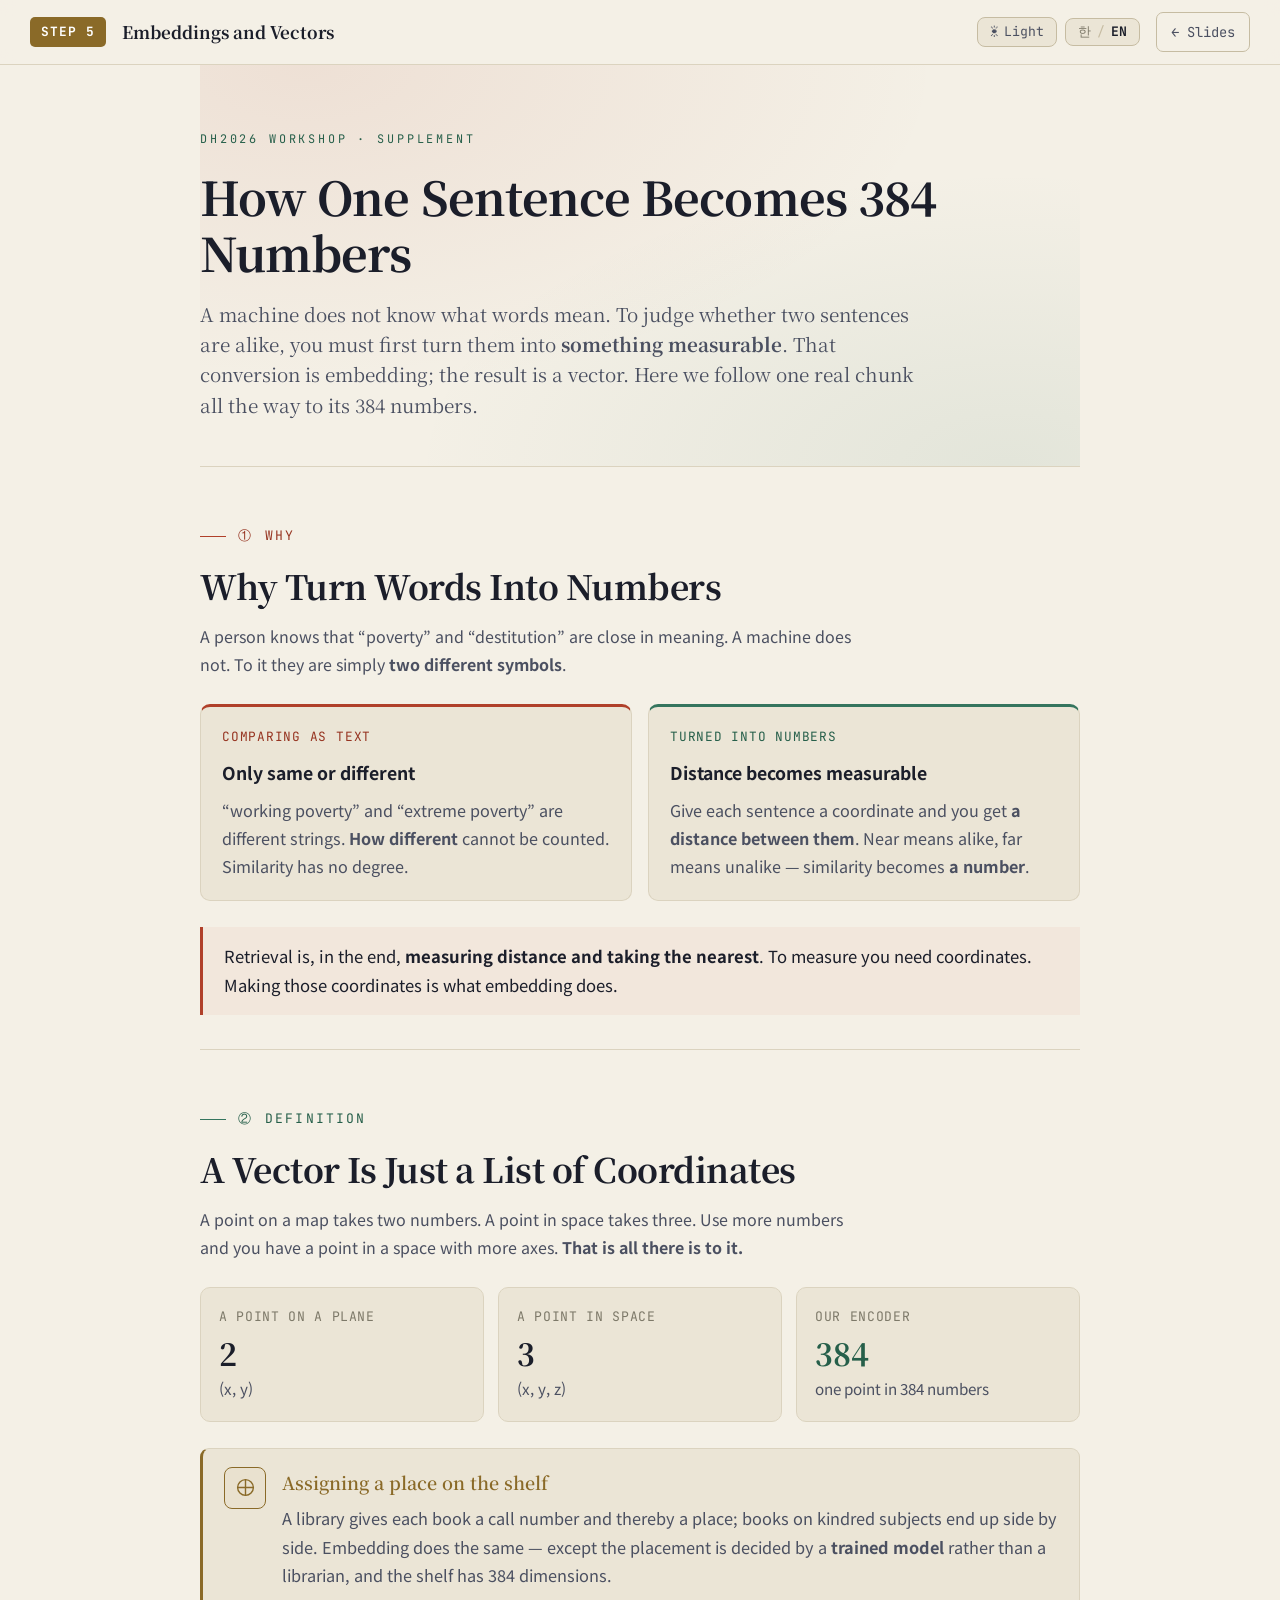
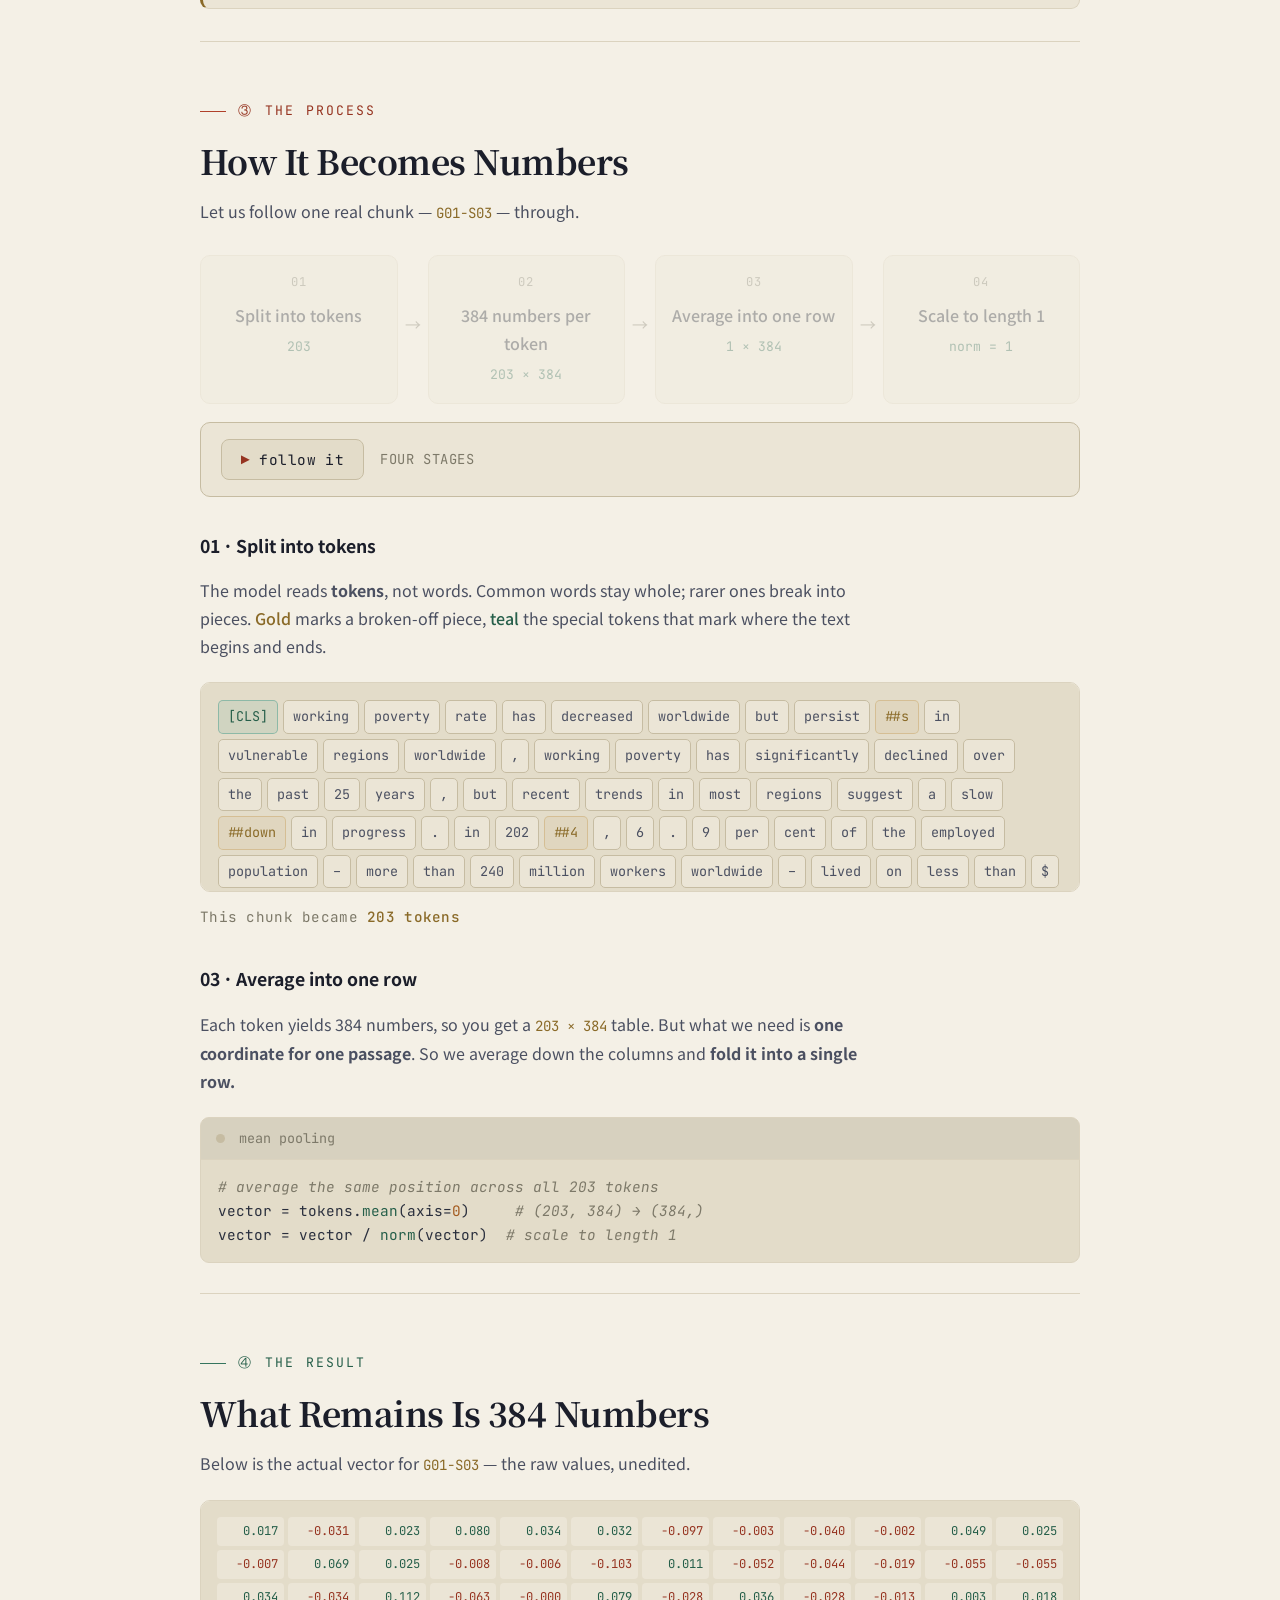
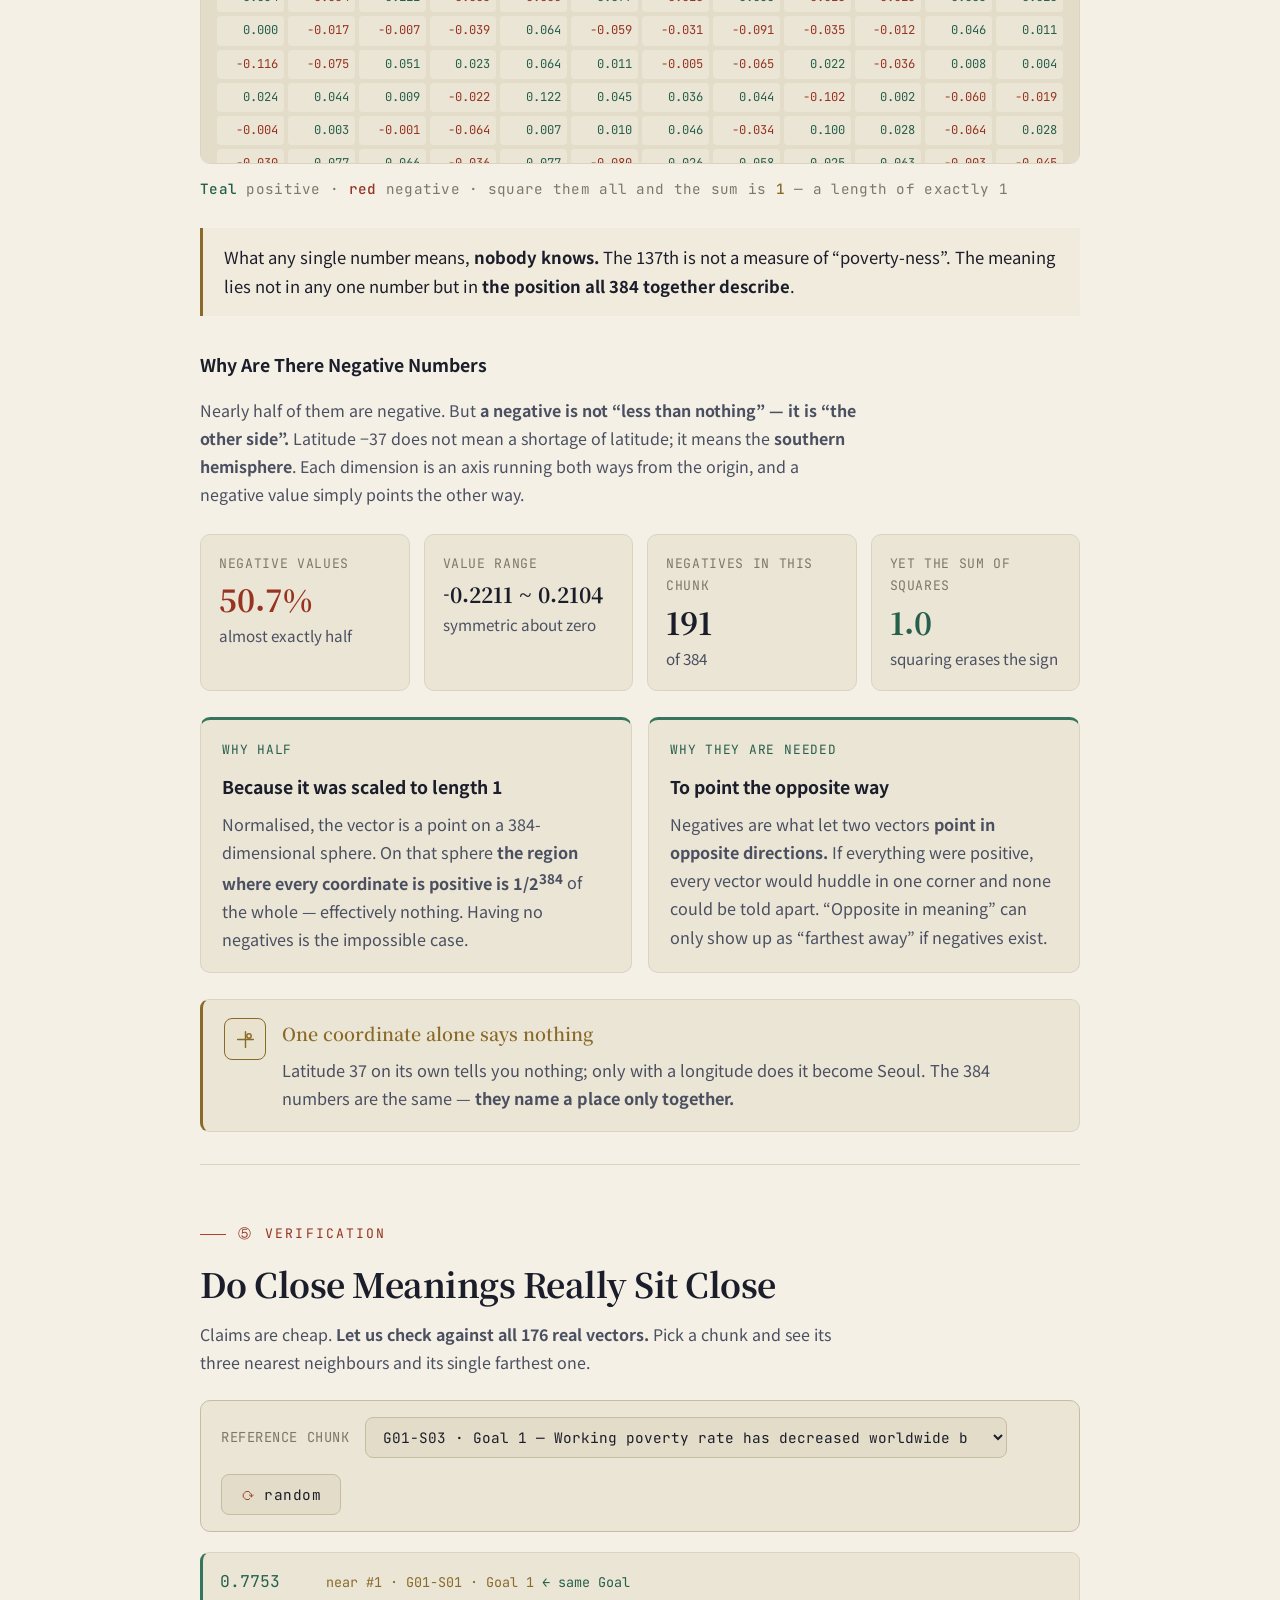
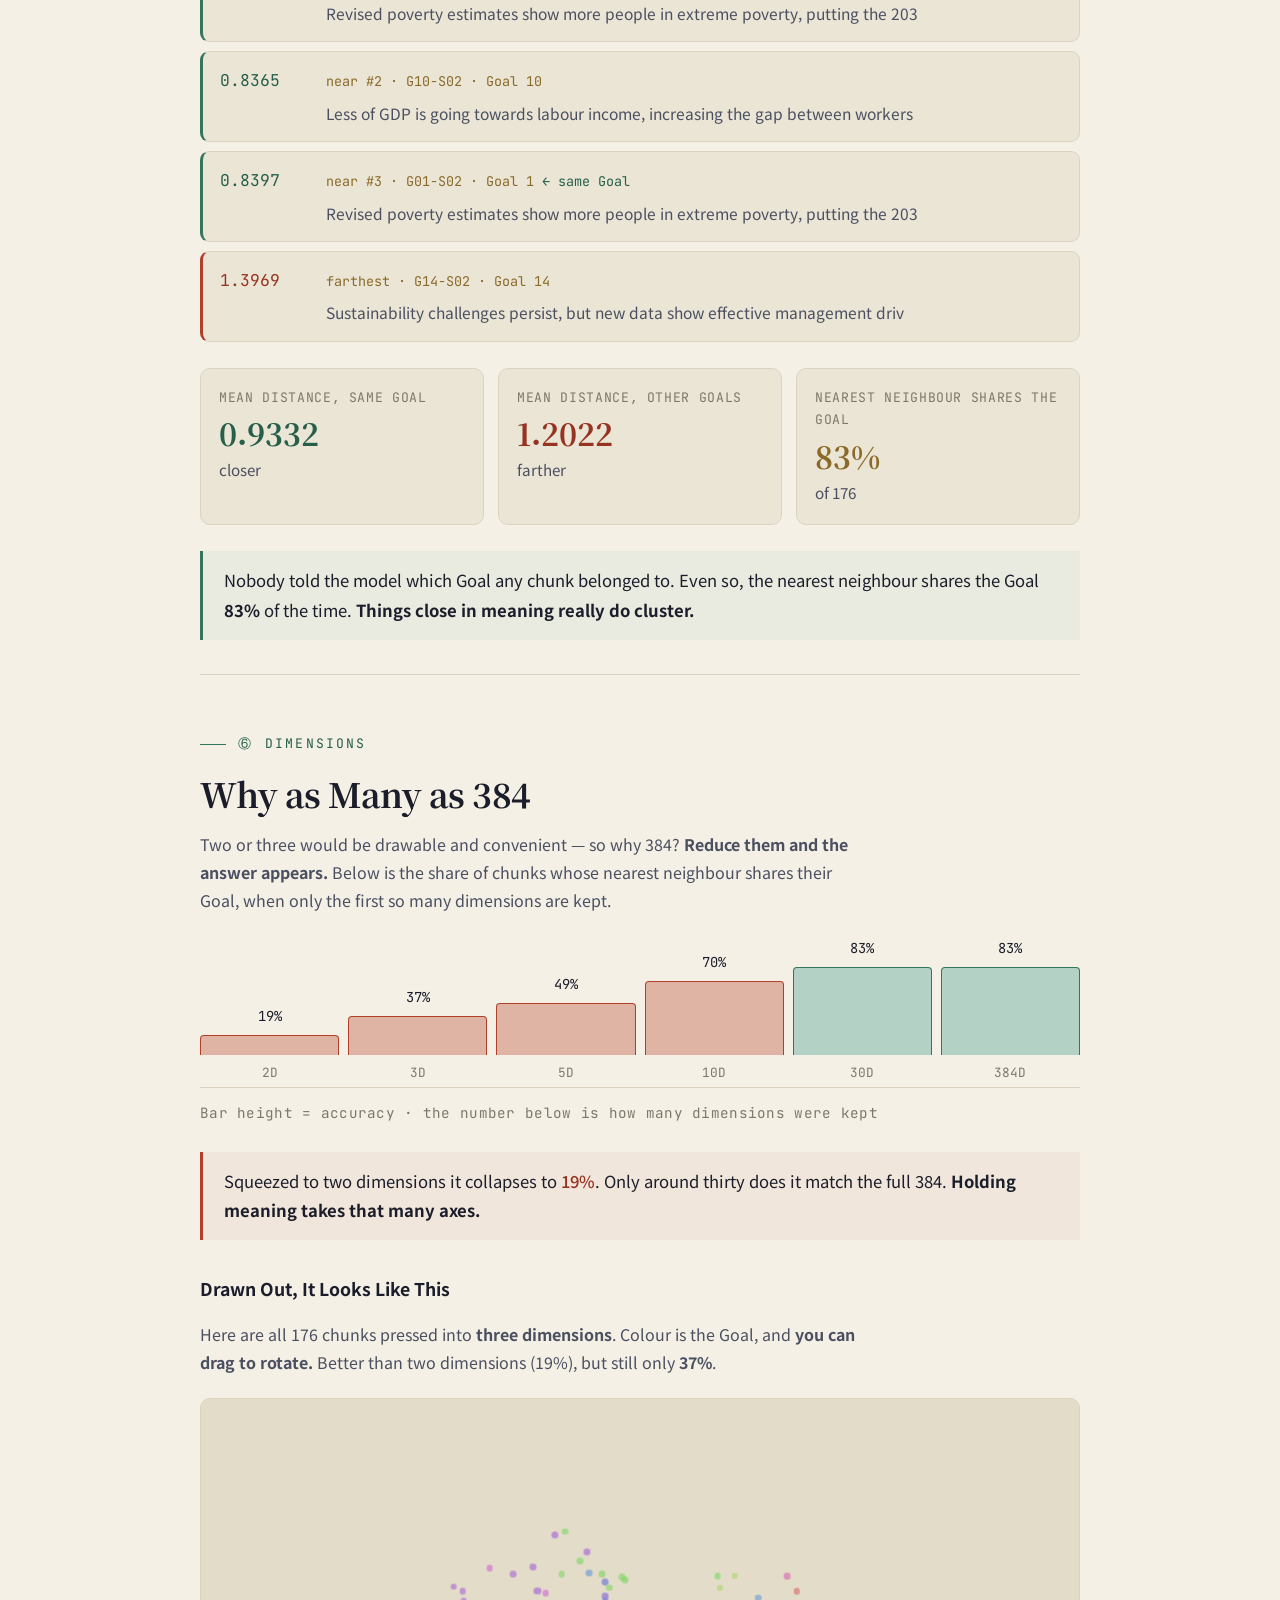
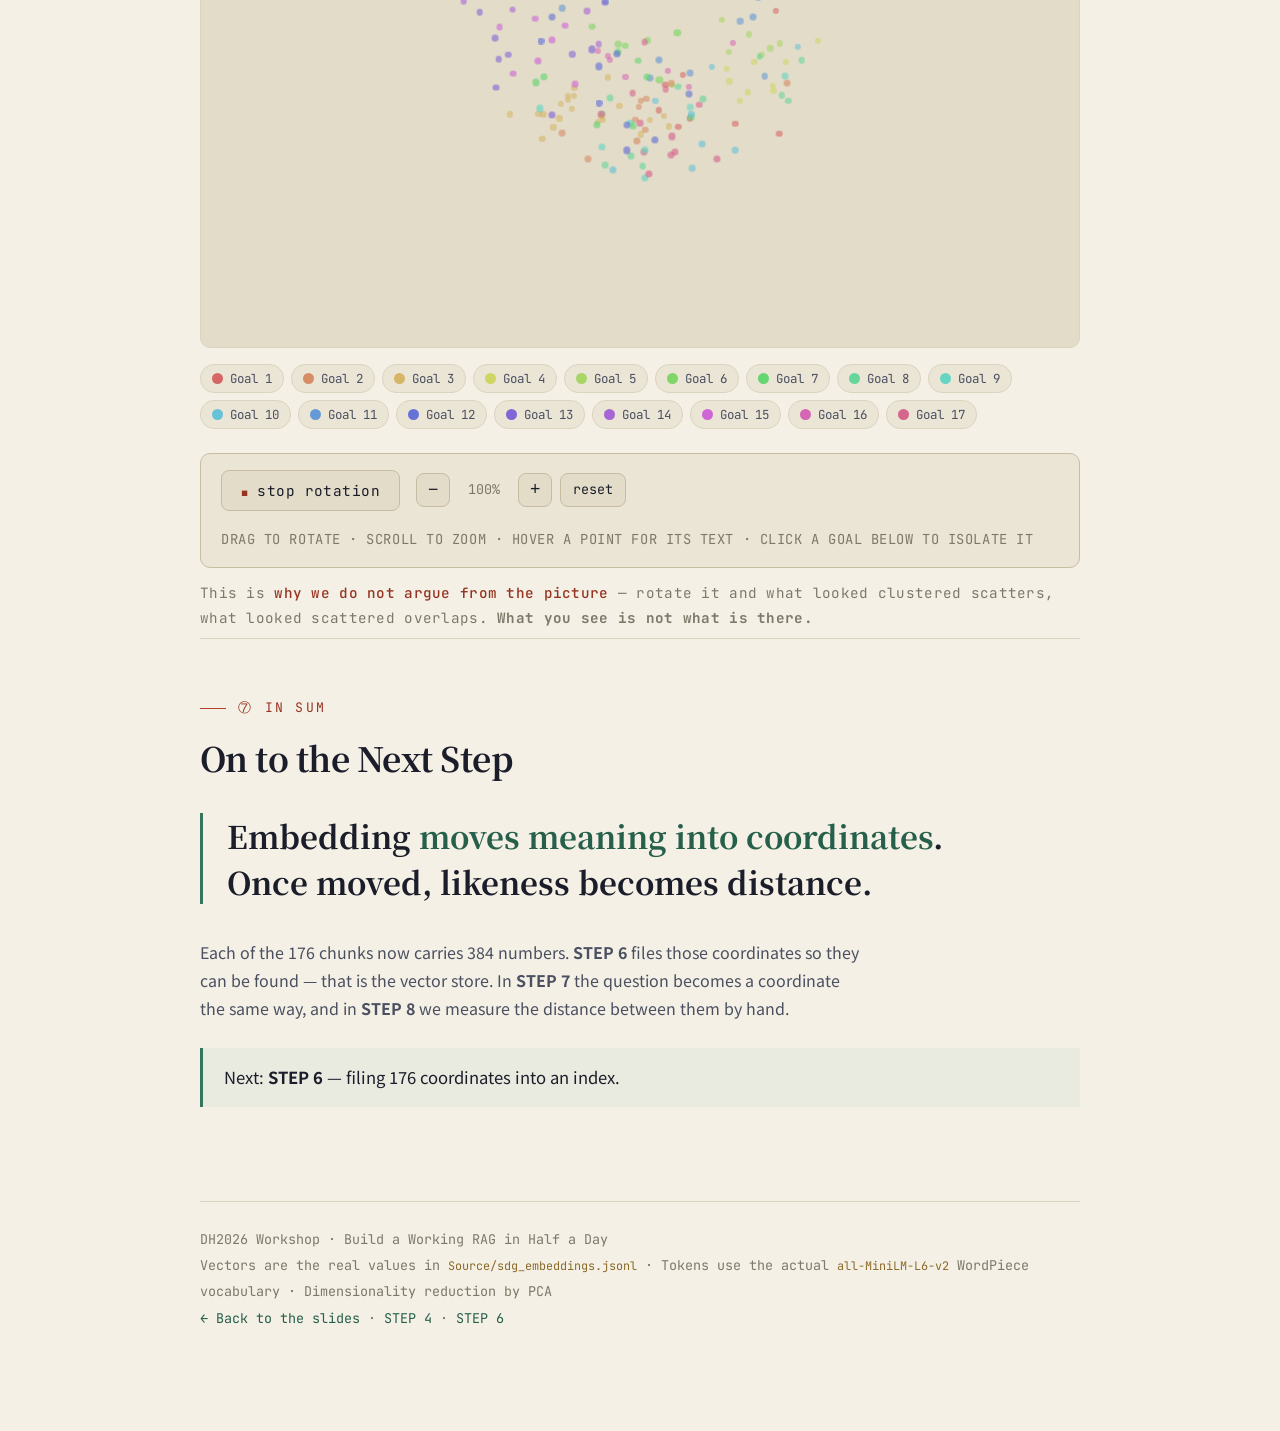
<file: Workshop_RAG/html/step05_vector.html>
<!DOCTYPE html>
<html lang="ko">
<head>
<meta charset="UTF-8">
<meta name="viewport" content="width=device-width, initial-scale=1.0">
<title>임베딩과 벡터 · Embeddings and Vectors — DH2026</title>
<link rel="preconnect" href="https://fonts.googleapis.com">
<link rel="preconnect" href="https://fonts.gstatic.com" crossorigin>
<link href="https://fonts.googleapis.com/css2?family=Noto+Serif+KR:wght@400;600;700&family=Noto+Sans+KR:wght@300;400;500;700&family=JetBrains+Mono:wght@400;500;700&display=swap" rel="stylesheet">
<link rel="stylesheet" href="theme.css">
<script src="ui.js"></script>
<style>
  .toks{display:flex;flex-wrap:wrap;gap:5px;margin:22px 0 0;padding:17px;border:1px solid var(--line);
    border-radius:10px;background:var(--ink-3);max-height:210px;overflow:auto}
  .tk{font-family:var(--mono);font-size:.84rem;padding:4px 9px;border-radius:5px;
    background:var(--ink-2);border:1px solid var(--line-soft);color:var(--paper-dim)}
  .tk.sub{color:var(--gold);border-color:rgba(201,168,106,.5);background:rgba(201,168,106,.11)}
  .tk.sp{color:var(--teal-soft);border-color:rgba(74,157,142,.5);background:rgba(74,157,142,.12)}

  .steps{display:flex;flex-wrap:wrap;margin:24px 0 0}
  .steps .s{flex:1 1 0;min-width:132px;border:1px solid var(--line);border-radius:10px;background:var(--ink-2);
    padding:16px 14px;text-align:center;opacity:.32;transform:translateY(6px);
    transition:opacity .4s ease,transform .4s ease,border-color .4s ease}
  .steps .s.on{opacity:1;transform:translateY(0);border-color:var(--teal)}
  .steps .s .n{font-family:var(--mono);font-size:.76rem;color:var(--paper-faint);letter-spacing:.08em}
  .steps .s .t{font-size:1rem;color:var(--paper);margin-top:7px;font-weight:500}
  .steps .s .d{font-family:var(--mono);font-size:.82rem;color:var(--teal-soft);margin-top:7px}
  .steps .a{display:grid;place-items:center;padding:0 7px;color:var(--paper-faint);opacity:.32;transition:opacity .4s ease}
  .steps .a.on{opacity:1}
  @media(max-width:760px){.steps{flex-direction:column}.steps .a{transform:rotate(90deg);padding:5px 0}}

  .vecgrid{display:grid;grid-template-columns:repeat(auto-fill,minmax(62px,1fr));gap:4px;
    margin:22px 0 0;padding:16px;border:1px solid var(--line);border-radius:10px;background:var(--ink-3);
    max-height:264px;overflow:auto}
  .vecgrid .c{font-family:var(--mono);font-size:.76rem;text-align:right;padding:4px 6px;
    border-radius:4px;background:var(--ink-2);color:var(--paper-dim)}
  .vecgrid .c.pos{color:var(--teal-soft)} .vecgrid .c.neg{color:var(--cinnabar-soft)}

  .scatter{position:relative;width:100%;aspect-ratio:16/10;border:1px solid var(--line);
    border-radius:10px;background:var(--ink-3);margin:22px 0 0;overflow:hidden;cursor:grab}
  .scatter.drag{cursor:grabbing}
  .scatter .p{position:absolute;border-radius:50%;transform:translate(-50%,-50%);pointer-events:none;
    will-change:left,top,width,height,opacity}
  .scatter .p.dim{opacity:.07!important}
  .scatter .p.hit{box-shadow:0 0 0 2px var(--paper),0 0 14px rgba(180,180,180,.6)}
  .tip{position:absolute;pointer-events:none;z-index:900;max-width:330px;
    background:var(--ink-2);border:1px solid var(--line-soft);border-left:3px solid var(--gold);
    border-radius:8px;padding:11px 14px;opacity:0;transition:opacity .12s ease}
  .tip.on{opacity:1}
  .tip .i{font-family:var(--mono);font-size:.82rem;color:var(--gold)}
  .tip .g{font-family:var(--mono);font-size:.78rem;margin-top:4px}
  .tip .h{font-size:.92rem;color:var(--paper-dim);margin-top:7px;line-height:1.55}

  .legend{display:flex;flex-wrap:wrap;gap:7px;margin:16px 0 0}
  .legend .lg{display:inline-flex;align-items:center;gap:7px;padding:5px 11px;border-radius:14px;
    border:1px solid var(--line);background:var(--ink-2);cursor:pointer;
    font-family:var(--mono);font-size:.78rem;color:var(--paper-dim);transition:all .16s ease}
  .legend .lg:hover{border-color:var(--paper-faint);color:var(--paper)}
  .legend .lg.on{border-color:var(--paper);color:var(--paper);background:var(--ink-3)}
  .legend .lg.off{opacity:.35}
  .legend .sw{width:11px;height:11px;border-radius:50%;flex-shrink:0}

  .zoomctl{display:flex;align-items:center;gap:8px}
  .zoomctl button{width:34px;height:34px;border-radius:8px;border:1px solid var(--line-soft);
    background:var(--ink-3);color:var(--paper);font-size:1.1rem;cursor:pointer;line-height:1}
  .zoomctl button:hover{border-color:var(--teal);color:var(--teal-soft)}
  .zoomctl .z{font-family:var(--mono);font-size:.84rem;color:var(--paper-faint);min-width:52px;text-align:center}

  .dcurve{display:flex;align-items:flex-end;gap:9px;height:150px;margin:24px 0 0;
    border-bottom:1px solid var(--line);padding-bottom:2px}
  .dcurve .col{flex:1;display:flex;flex-direction:column;justify-content:flex-end;align-items:center;gap:7px}
  .dcurve .bar{width:100%;border-radius:4px 4px 0 0;border:1px solid;border-bottom:0;
    transition:height .6s cubic-bezier(.2,.8,.3,1)}
  .dcurve .bar.low{background:rgba(193,83,58,.38);border-color:var(--cinnabar)}
  .dcurve .bar.high{background:rgba(74,157,142,.38);border-color:var(--teal)}
  .dcurve .v{font-family:var(--mono);font-size:.86rem;color:var(--paper)}
  .dcurve .lb{font-family:var(--mono);font-size:.8rem;color:var(--paper-faint)}

  .nbox{border:1px solid var(--line);border-radius:9px;background:var(--ink-2);padding:14px 17px;
    margin-bottom:9px;display:grid;grid-template-columns:92px 1fr;gap:5px 14px;align-items:baseline}
  .nbox.near{border-left:3px solid var(--teal)} .nbox.far{border-left:3px solid var(--cinnabar)}
  .nbox .dd{font-family:var(--mono);font-size:1.02rem}
  .nbox.near .dd{color:var(--teal-soft)} .nbox.far .dd{color:var(--cinnabar-soft)}
  .nbox .idd{font-family:var(--mono);font-size:.84rem;color:var(--gold)}
  .nbox .hh{font-size:.97rem;color:var(--paper-dim);grid-column:2}
</style>
</head>
<body>

<div class="topbar">
  <span class="step">STEP 5</span>
  <span class="brand"><span lang="ko">임베딩과 벡터</span><span lang="en">Embeddings and Vectors</span></span>
  <a class="back" href="../index.html#step5">← <span lang="ko">발표자료</span><span lang="en">Slides</span></a>
</div>

<div class="wrap">

  <div class="hero">
    <div class="kicker">DH2026 Workshop · <span lang="ko">보조자료</span><span lang="en">Supplement</span></div>
    <h1><span lang="ko">문장 하나가 숫자 384개가 되기까지</span><span lang="en">How One Sentence Becomes 384 Numbers</span></h1>
    <div class="sub"><span lang="ko">기계는 글자의 뜻을 모른다. 두 문장이 비슷한지 판단하려면 먼저 <b>뜻을 잴 수 있는 것</b>으로 바꿔야 한다. 그 변환이 임베딩이고, 결과물이 벡터다. 여기서는 실제 청크 하나가 숫자 384개가 되는 과정을 끝까지 따라간다.</span><span lang="en">A machine does not know what words mean. To judge whether two sentences are alike, you must first turn them into <b>something measurable</b>. That conversion is embedding; the result is a vector. Here we follow one real chunk all the way to its 384 numbers.</span></div>
  </div>

  <section>
    <div class="eyebrow">① <span lang="ko">이유</span><span lang="en">Why</span></div>
    <h2><span lang="ko">왜 숫자로 바꾸는가</span><span lang="en">Why Turn Words Into Numbers</span></h2>
    <p><span lang="ko">사람은 “빈곤”과 “가난”이 비슷하다는 걸 안다. 기계는 모른다. 기계에게 두 글자는 <b>서로 다른 기호</b>일 뿐이다.</span><span lang="en">A person knows that “poverty” and “destitution” are close in meaning. A machine does not. To it they are simply <b>two different symbols</b>.</span></p>

    <div class="contrast">
      <div class="box bad">
        <div class="tag"><span lang="ko">글자로 비교하면</span><span lang="en">Comparing as text</span></div>
        <h4><span lang="ko">같거나 다르거나, 둘뿐</span><span lang="en">Only same or different</span></h4>
        <p><span lang="ko">“working poverty”와 “extreme poverty”는 글자가 다르다. <b>얼마나 다른지</b>는 셀 수 없다. 비슷함에 정도를 매길 방법이 없다.</span><span lang="en">“working poverty” and “extreme poverty” are different strings. <b>How different</b> cannot be counted. Similarity has no degree.</span></p>
      </div>
      <div class="box good">
        <div class="tag"><span lang="ko">숫자로 바꾸면</span><span lang="en">Turned into numbers</span></div>
        <h4><span lang="ko">거리를 잴 수 있다</span><span lang="en">Distance becomes measurable</span></h4>
        <p><span lang="ko">각 문장에 좌표를 주면 <b>사이의 거리</b>가 나온다. 가까우면 비슷하고 멀면 다르다 — 비슷함이 <b>수치</b>가 된다.</span><span lang="en">Give each sentence a coordinate and you get <b>a distance between them</b>. Near means alike, far means unalike — similarity becomes <b>a number</b>.</span></p>
      </div>
    </div>

    <div class="summary"><span lang="ko">검색이란 결국 <b>거리를 재서 가까운 것을 고르는 일</b>이다. 거리를 재려면 먼저 좌표가 있어야 한다. 그 좌표를 만드는 것이 임베딩이다.</span><span lang="en">Retrieval is, in the end, <b>measuring distance and taking the nearest</b>. To measure you need coordinates. Making those coordinates is what embedding does.</span></div>
  </section>

  <section>
    <div class="eyebrow teal">② <span lang="ko">정의</span><span lang="en">Definition</span></div>
    <h2><span lang="ko">벡터 — 그저 숫자를 나열한 좌표</span><span lang="en">A Vector Is Just a List of Coordinates</span></h2>
    <p><span lang="ko">지도 위 한 점은 숫자 둘로 적는다. 공간 속 한 점은 셋으로 적는다. 숫자를 더 많이 쓰면 더 많은 축을 가진 공간의 한 점이 된다. <b>그게 전부다.</b></span><span lang="en">A point on a map takes two numbers. A point in space takes three. Use more numbers and you have a point in a space with more axes. <b>That is all there is to it.</b></span></p>

    <div class="stats">
      <div class="stat"><div class="k"><span lang="ko">평면 위의 점</span><span lang="en">A point on a plane</span></div>
        <div class="v">2</div><div class="d">(x, y)</div></div>
      <div class="stat"><div class="k"><span lang="ko">공간 속의 점</span><span lang="en">A point in space</span></div>
        <div class="v">3</div><div class="d">(x, y, z)</div></div>
      <div class="stat"><div class="k"><span lang="ko">우리 인코더</span><span lang="en">Our encoder</span></div>
        <div class="v tl">384</div>
        <div class="d"><span lang="ko">숫자 384개로 한 점</span><span lang="en">one point in 384 numbers</span></div></div>
    </div>

    <div class="analogy">
      <div class="seal"><svg viewBox="0 0 24 24"><circle cx="12" cy="12" r="9"/><path d="M12 3v18M3 12h18"/></svg></div>
      <div>
        <span class="term"><span lang="ko">서가의 자리를 정하는 일</span><span lang="en">Assigning a place on the shelf</span></span>
        <p><span lang="ko">도서관은 책마다 청구기호를 붙여 자리를 정한다. 주제가 비슷하면 옆자리에 놓인다. 임베딩도 같은 일을 한다 — 다만 자리를 정하는 것이 사서가 아니라 <b>학습된 모델</b>이고, 서가가 384차원일 뿐이다.</span><span lang="en">A library gives each book a call number and thereby a place; books on kindred subjects end up side by side. Embedding does the same — except the placement is decided by a <b>trained model</b> rather than a librarian, and the shelf has 384 dimensions.</span></p>
      </div>
    </div>
  </section>

  <section>
    <div class="eyebrow">③ <span lang="ko">과정</span><span lang="en">The process</span></div>
    <h2><span lang="ko">어떻게 숫자가 되는가</span><span lang="en">How It Becomes Numbers</span></h2>
    <p><span lang="ko">실제 청크 하나(<code>G01-S03</code>)를 넣어 따라가 보자.</span><span lang="en">Let us follow one real chunk — <code>G01-S03</code> — through.</span></p>

    <div class="steps" id="steps">
      <div class="s"><div class="n">01</div><div class="t"><span lang="ko">토큰으로 쪼갠다</span><span lang="en">Split into tokens</span></div>
        <div class="d">203</div></div>
      <div class="a">→</div>
      <div class="s"><div class="n">02</div><div class="t"><span lang="ko">토큰마다 숫자 384개</span><span lang="en">384 numbers per token</span></div>
        <div class="d">203 × 384</div></div>
      <div class="a">→</div>
      <div class="s"><div class="n">03</div><div class="t"><span lang="ko">평균 내어 한 줄로</span><span lang="en">Average into one row</span></div>
        <div class="d">1 × 384</div></div>
      <div class="a">→</div>
      <div class="s"><div class="n">04</div><div class="t"><span lang="ko">길이를 1로 맞춘다</span><span lang="en">Scale to length 1</span></div>
        <div class="d">norm = 1</div></div>
    </div>
    <div class="controls">
      <button class="btn" id="stepBtn"><span class="ic">▶</span><span id="stepLbl"></span></button>
      <span class="lbl" id="stepInfo"></span>
    </div>

    <h3 style="margin-top:34px">01 · <span lang="ko">토큰으로 쪼갠다</span><span lang="en">Split into tokens</span></h3>
    <p><span lang="ko">모델은 단어가 아니라 <b>토큰</b> 단위로 읽는다. 자주 쓰는 말은 통째로, 드문 말은 조각으로 나뉜다. <span class="gd">금색</span>이 쪼개진 조각, <span class="tl">청록</span>은 문장의 시작과 끝을 알리는 특수 토큰이다.</span><span lang="en">The model reads <b>tokens</b>, not words. Common words stay whole; rarer ones break into pieces. <span class="gd">Gold</span> marks a broken-off piece, <span class="tl">teal</span> the special tokens that mark where the text begins and ends.</span></p>
    <div class="toks" id="toks"></div>
    <div class="cap" id="tokCap"></div>

    <h3 style="margin-top:34px">03 · <span lang="ko">평균 내어 한 줄로</span><span lang="en">Average into one row</span></h3>
    <p><span lang="ko">토큰마다 숫자 384개가 나오므로 <code>203 × 384</code> 표가 된다. 그런데 우리에게 필요한 건 <b>문장 하나에 좌표 하나</b>다. 그래서 세로로 평균을 내어 <b>한 줄로 접는다.</b></span><span lang="en">Each token yields 384 numbers, so you get a <code>203 × 384</code> table. But what we need is <b>one coordinate for one passage</b>. So we average down the columns and <b>fold it into a single row.</b></span></p>
    <div class="code">
      <div class="code-bar"><span class="dot"></span><span class="fname">mean pooling</span></div>
<pre><span class="c-com"># <span lang="ko">203개 토큰의 같은 자리끼리 평균</span><span lang="en">average the same position across all 203 tokens</span></span>
vector = tokens.<span class="c-fn">mean</span>(axis=<span class="c-num">0</span>)     <span class="c-com"># (203, 384) → (384,)</span>
vector = vector / <span class="c-fn">norm</span>(vector)  <span class="c-com"># <span lang="ko">길이를 1로</span><span lang="en">scale to length 1</span></span></pre>
    </div>
  </section>

  <section>
    <div class="eyebrow teal">④ <span lang="ko">결과</span><span lang="en">The result</span></div>
    <h2><span lang="ko">남는 것은 숫자 384개</span><span lang="en">What Remains Is 384 Numbers</span></h2>
    <p><span lang="ko">아래가 <code>G01-S03</code>의 실제 벡터다. 가공하지 않은 값 그대로다.</span><span lang="en">Below is the actual vector for <code>G01-S03</code> — the raw values, unedited.</span></p>

    <div class="vecgrid" id="vecgrid"></div>
    <div class="cap" id="vecCap"></div>

    <div class="summary gold"><span lang="ko">이 숫자 하나하나가 무슨 뜻인지는 <b>아무도 모른다.</b> 137번째 숫자가 “빈곤스러움”을 뜻하는 것이 아니다. 의미는 개별 숫자가 아니라 <b>384개가 이루는 위치</b>에 있다.</span><span lang="en">What any single number means, <b>nobody knows.</b> The 137th is not a measure of “poverty-ness”. The meaning lies not in any one number but in <b>the position all 384 together describe</b>.</span></div>

    <h3 style="margin-top:34px"><span lang="ko">음수는 왜 나오는가</span><span lang="en">Why Are There Negative Numbers</span></h3>
    <p><span lang="ko">절반 가까이가 음수다. 그런데 <b>음수는 “없음”이 아니라 “반대쪽”</b>이다. 위도 −37도가 “위도가 모자란다”는 뜻이 아니라 <b>남반구</b>를 가리키듯, 각 차원은 원점을 기준으로 양쪽으로 뻗은 축이고 음수는 그 반대편이다.</span><span lang="en">Nearly half of them are negative. But <b>a negative is not “less than nothing” — it is “the other side”.</b> Latitude −37 does not mean a shortage of latitude; it means the <b>southern hemisphere</b>. Each dimension is an axis running both ways from the origin, and a negative value simply points the other way.</span></p>

    <div class="stats">
      <div class="stat"><div class="k"><span lang="ko">전체 값 중 음수</span><span lang="en">Negative values</span></div>
        <div class="v cin">50.7%</div><div class="d"><span lang="ko">거의 정확히 절반</span><span lang="en">almost exactly half</span></div></div>
      <div class="stat"><div class="k"><span lang="ko">값의 범위</span><span lang="en">Value range</span></div>
        <div class="v" style="font-size:1.3rem">-0.2211 ~ 0.2104</div>
        <div class="d"><span lang="ko">0을 중심으로 대칭</span><span lang="en">symmetric about zero</span></div></div>
      <div class="stat"><div class="k"><span lang="ko">이 청크의 음수</span><span lang="en">Negatives in this chunk</span></div>
        <div class="v">191</div><div class="d"><span lang="ko">384개 중</span><span lang="en">of 384</span></div></div>
      <div class="stat"><div class="k"><span lang="ko">그래도 제곱합은</span><span lang="en">Yet the sum of squares</span></div>
        <div class="v tl">1.0</div>
        <div class="d"><span lang="ko">제곱하면 부호가 사라진다</span><span lang="en">squaring erases the sign</span></div></div>
    </div>

    <div class="contrast">
      <div class="box good">
        <div class="tag"><span lang="ko">왜 절반인가</span><span lang="en">Why half</span></div>
        <h4><span lang="ko">길이를 1로 맞췄기 때문</span><span lang="en">Because it was scaled to length 1</span></h4>
        <p><span lang="ko">정규화하면 벡터는 384차원 구(球) 위의 한 점이 된다. 그 구에서 <b>모든 좌표가 양수인 영역은 전체의 1/2<sup>384</sup></b> — 사실상 0이다. 음수가 없는 쪽이 오히려 불가능하다.</span><span lang="en">Normalised, the vector is a point on a 384-dimensional sphere. On that sphere <b>the region where every coordinate is positive is 1/2<sup>384</sup></b> of the whole — effectively nothing. Having no negatives is the impossible case.</span></p>
      </div>
      <div class="box good">
        <div class="tag"><span lang="ko">왜 필요한가</span><span lang="en">Why they are needed</span></div>
        <h4><span lang="ko">반대 방향을 나타내려면</span><span lang="en">To point the opposite way</span></h4>
        <p><span lang="ko">음수가 있어야 두 벡터가 <b>정반대를 가리킬 수 있다.</b> 전부 양수라면 모든 벡터가 한 귀퉁이에 몰려서 서로 구별되지 않는다. “뜻이 정반대”가 “거리가 가장 멀다”로 나타나려면 음수가 있어야 한다.</span><span lang="en">Negatives are what let two vectors <b>point in opposite directions.</b> If everything were positive, every vector would huddle in one corner and none could be told apart. “Opposite in meaning” can only show up as “farthest away” if negatives exist.</span></p>
      </div>
    </div>

    <div class="analogy">
      <div class="seal"><svg viewBox="0 0 24 24"><path d="M3 12h18M12 3v18"/><circle cx="16" cy="8" r="2.5"/></svg></div>
      <div>
        <span class="term"><span lang="ko">좌표 하나만 보면 아무것도 아니다</span><span lang="en">One coordinate alone says nothing</span></span>
        <p><span lang="ko">위도 37도라는 숫자만으로는 어디인지 알 수 없다. 경도와 함께 놓여야 서울이 된다. 384개의 숫자도 마찬가지다 — <b>함께 있을 때만 자리를 가리킨다.</b></span><span lang="en">Latitude 37 on its own tells you nothing; only with a longitude does it become Seoul. The 384 numbers are the same — <b>they name a place only together.</b></span></p>
      </div>
    </div>
  </section>

  <section>
    <div class="eyebrow">⑤ <span lang="ko">확인</span><span lang="en">Verification</span></div>
    <h2><span lang="ko">정말 뜻이 가까우면 가까이 놓이는가</span><span lang="en">Do Close Meanings Really Sit Close</span></h2>
    <p><span lang="ko">말로만 하면 믿기 어렵다. <b>실제 176개 벡터로 확인해 보자.</b> 청크를 하나 고르면, 그 벡터에서 가장 가까운 셋과 가장 먼 하나를 보여준다.</span><span lang="en">Claims are cheap. <b>Let us check against all 176 real vectors.</b> Pick a chunk and see its three nearest neighbours and its single farthest one.</span></p>

    <div class="controls">
      <span class="lbl" id="cselLbl"></span>
      <select id="csel"></select>
      <button class="btn" id="rndBtn"><span class="ic">⟳</span><span id="rndLbl"></span></button>
    </div>
    <div id="nresult" style="margin-top:20px"></div>

    <div class="stats" style="margin-top:26px">
      <div class="stat"><div class="k"><span lang="ko">같은 Goal 평균 거리</span><span lang="en">Mean distance, same Goal</span></div>
        <div class="v tl">0.9332</div><div class="d"><span lang="ko">가깝다</span><span lang="en">closer</span></div></div>
      <div class="stat"><div class="k"><span lang="ko">다른 Goal 평균 거리</span><span lang="en">Mean distance, other Goals</span></div>
        <div class="v cin">1.2022</div><div class="d"><span lang="ko">멀다</span><span lang="en">farther</span></div></div>
      <div class="stat"><div class="k"><span lang="ko">최근접 이웃이 같은 Goal</span><span lang="en">Nearest neighbour shares the Goal</span></div>
        <div class="v gd">83%</div><div class="d"><span lang="ko">176개 중</span><span lang="en">of 176</span></div></div>
    </div>

    <div class="summary teal"><span lang="ko">아무도 “이 청크는 Goal 1에 속한다”고 알려 주지 않았다. 그런데도 가장 가까운 이웃이 같은 Goal인 경우가 <b>83%</b>다. <b>뜻이 가까운 것끼리 실제로 모여 있다.</b></span><span lang="en">Nobody told the model which Goal any chunk belonged to. Even so, the nearest neighbour shares the Goal <b>83%</b> of the time. <b>Things close in meaning really do cluster.</b></span></div>
  </section>

  <section>
    <div class="eyebrow teal">⑥ <span lang="ko">차원</span><span lang="en">Dimensions</span></div>
    <h2><span lang="ko">왜 하필 384개나 되는가</span><span lang="en">Why as Many as 384</span></h2>
    <p><span lang="ko">둘이나 셋이면 그림으로 그릴 수 있어 편할 텐데, 왜 384개일까. <b>줄여 보면 답이 나온다.</b> 아래는 같은 벡터를 몇 차원까지만 남겼을 때 “가장 가까운 이웃이 같은 Goal인 비율”이다.</span><span lang="en">Two or three would be drawable and convenient — so why 384? <b>Reduce them and the answer appears.</b> Below is the share of chunks whose nearest neighbour shares their Goal, when only the first so many dimensions are kept.</span></p>

    <div class="dcurve" id="dcurve"></div>
    <div class="cap" id="dcurveCap"></div>

    <div class="summary"><span lang="ko">2차원으로 누르면 <b class="cin">19%</b>까지 무너진다. 30차원쯤 되어야 384차원과 같아진다. <b>뜻을 담으려면 그만큼의 축이 필요하다.</b></span><span lang="en">Squeezed to two dimensions it collapses to <b class="cin">19%</b>. Only around thirty does it match the full 384. <b>Holding meaning takes that many axes.</b></span></div>

    <h3 style="margin-top:34px"><span lang="ko">그림으로 그리면 이렇게 된다</span><span lang="en">Drawn Out, It Looks Like This</span></h3>
    <p><span lang="ko">아래는 176개 청크를 <b>3차원</b>에 눌러 담은 것이다. 색은 Goal이고, <b>끌어서 돌려 볼 수 있다.</b> 2차원(정확도 19%)보다는 낫지만 여전히 <b>37%</b>에 그친다.</span><span lang="en">Here are all 176 chunks pressed into <b>three dimensions</b>. Colour is the Goal, and <b>you can drag to rotate.</b> Better than two dimensions (19%), but still only <b>37%</b>.</span></p>
    <div class="scatter" id="scatter"><div class="tip" id="tip"></div></div>
    <div class="legend" id="legend"></div>
    <div class="controls">
      <button class="btn" id="spinBtn"></button>
      <span class="zoomctl">
        <button id="zOut">−</button><span class="z" id="zLbl">100%</span><button id="zIn">+</button>
        <button id="zReset" style="width:auto;padding:0 12px;font-size:.84rem;font-family:var(--mono)"></button>
      </span>
      <span class="lbl" id="scatterHint"></span>
    </div>
    <div class="cap" id="scatterCap"></div>
  </section>

  <section>
    <div class="eyebrow">⑦ <span lang="ko">정리</span><span lang="en">In sum</span></div>
    <h2><span lang="ko">다음 단계로</span><span lang="en">On to the Next Step</span></h2>
    <div class="pull teal"><span lang="ko">임베딩은 뜻을 <span class="accent">좌표로 옮기는 일</span>이다.<br>옮기고 나면, 비슷함은 거리가 된다.</span><span lang="en">Embedding <span class="accent">moves meaning into coordinates</span>.<br>Once moved, likeness becomes distance.</span></div>
    <p><span lang="ko">이제 청크 176개가 각각 384개의 숫자를 갖게 되었다. <b>STEP 6</b>에서는 이 좌표들을 찾기 쉽게 정리해 둔다 — 그것이 벡터 데이터베이스다. <b>STEP 7</b>에서는 질문도 같은 방법으로 좌표가 되고, <b>STEP 8</b>에서 둘 사이의 거리를 손으로 재 본다.</span><span lang="en">Each of the 176 chunks now carries 384 numbers. <b>STEP 6</b> files those coordinates so they can be found — that is the vector store. In <b>STEP 7</b> the question becomes a coordinate the same way, and in <b>STEP 8</b> we measure the distance between them by hand.</span></p>
    <div class="summary teal"><span lang="ko">다음은 <b>STEP 6</b> — 176개의 좌표를 색인에 담는다.</span><span lang="en">Next: <b>STEP 6</b> — filing 176 coordinates into an index.</span></div>
  </section>

  <div class="foot">
  DH2026 Workshop · Build a Working RAG in Half a Day<br>
  <span lang="ko">벡터는 <code>Source/sdg_embeddings.jsonl</code>의 실제 값입니다 · 토큰은 <code>all-MiniLM-L6-v2</code>의 WordPiece 실측 · 차원 축소는 주성분분석(PCA)</span><span lang="en">Vectors are the real values in <code>Source/sdg_embeddings.jsonl</code> · Tokens use the actual <code>all-MiniLM-L6-v2</code> WordPiece vocabulary · Dimensionality reduction by PCA</span><br>
  <a href="../index.html#step5">← <span lang="ko">발표자료로 돌아가기</span><span lang="en">Back to the slides</span></a>
   · <a href="step04_metadata.html">STEP 4</a> · <a href="step06_vectordb.html">STEP 6</a>
</div>
</div>

<script>
const D = {"n": 176, "dim": 384, "hero": {"id": "G01-S03", "tokens": [{"t": "[CLS]", "sub": false, "sp": true}, {"t": "working", "sub": false}, {"t": "poverty", "sub": false}, {"t": "rate", "sub": false}, {"t": "has", "sub": false}, {"t": "decreased", "sub": false}, {"t": "worldwide", "sub": false}, {"t": "but", "sub": false}, {"t": "persist", "sub": false}, {"t": "##s", "sub": true}, {"t": "in", "sub": false}, {"t": "vulnerable", "sub": false}, {"t": "regions", "sub": false}, {"t": "worldwide", "sub": false}, {"t": ",", "sub": false}, {"t": "working", "sub": false}, {"t": "poverty", "sub": false}, {"t": "has", "sub": false}, {"t": "significantly", "sub": false}, {"t": "declined", "sub": false}, {"t": "over", "sub": false}, {"t": "the", "sub": false}, {"t": "past", "sub": false}, {"t": "25", "sub": false}, {"t": "years", "sub": false}, {"t": ",", "sub": false}, {"t": "but", "sub": false}, {"t": "recent", "sub": false}, {"t": "trends", "sub": false}, {"t": "in", "sub": false}, {"t": "most", "sub": false}, {"t": "regions", "sub": false}, {"t": "suggest", "sub": false}, {"t": "a", "sub": false}, {"t": "slow", "sub": false}, {"t": "##down", "sub": true}, {"t": "in", "sub": false}, {"t": "progress", "sub": false}, {"t": ".", "sub": false}, {"t": "in", "sub": false}, {"t": "202", "sub": false}, {"t": "##4", "sub": true}, {"t": ",", "sub": false}, {"t": "6", "sub": false}, {"t": ".", "sub": false}, {"t": "9", "sub": false}, {"t": "per", "sub": false}, {"t": "cent", "sub": false}, {"t": "of", "sub": false}, {"t": "the", "sub": false}, {"t": "employed", "sub": false}, {"t": "population", "sub": false}, {"t": "–", "sub": false}, {"t": "more", "sub": false}, {"t": "than", "sub": false}, {"t": "240", "sub": false}, {"t": "million", "sub": false}, {"t": "workers", "sub": false}, {"t": "worldwide", "sub": false}, {"t": "–", "sub": false}, {"t": "lived", "sub": false}, {"t": "on", "sub": false}, {"t": "less", "sub": false}, {"t": "than", "sub": false}, {"t": "$", "sub": false}, {"t": "2", "sub": false}, {"t": ".", "sub": false}, {"t": "15", "sub": false}, {"t": "in", "sub": false}, {"t": "2017", "sub": false}, {"t": "pp", "sub": false}, {"t": "##p", "sub": true}, {"t": "per", "sub": false}, {"t": "day", "sub": false}, {"t": ",", "sub": false}, {"t": "down", "sub": false}, {"t": "from", "sub": false}, {"t": "8", "sub": false}, {"t": ".", "sub": false}, {"t": "4", "sub": false}, {"t": "per", "sub": false}, {"t": "cent", "sub": false}, {"t": "in", "sub": false}, {"t": "2015", "sub": false}, {"t": ".", "sub": false}, {"t": "eastern", "sub": false}, {"t": "and", "sub": false}, {"t": "south", "sub": false}, {"t": "-", "sub": false}, {"t": "eastern", "sub": false}, {"t": "asia", "sub": false}, {"t": "and", "sub": false}, {"t": "central", "sub": false}, {"t": "and", "sub": false}, {"t": "southern", "sub": false}, {"t": "asia", "sub": false}, {"t": "have", "sub": false}, {"t": "made", "sub": false}, {"t": "significant", "sub": false}, {"t": "progress", "sub": false}, {"t": ",", "sub": false}, {"t": "reducing", "sub": false}, {"t": "their", "sub": false}, {"t": "shares", "sub": false}, {"t": "of", "sub": false}, {"t": "the", "sub": false}, {"t": "working", "sub": false}, {"t": "poor", "sub": false}, {"t": "by", "sub": false}, {"t": "half", "sub": false}, {"t": "or", "sub": false}, {"t": "more", "sub": false}, {"t": "since", "sub": false}, {"t": "2015", "sub": false}, {"t": ".", "sub": false}, {"t": "however", "sub": false}, {"t": ",", "sub": false}, {"t": "working", "sub": false}, {"t": "poverty", "sub": false}, {"t": "rates", "sub": false}, {"t": "remain", "sub": false}, {"t": "persistent", "sub": false}, {"t": "##ly", "sub": true}, {"t": "high", "sub": false}, {"t": "in", "sub": false}, {"t": "the", "sub": false}, {"t": "world", "sub": false}, {"t": "’", "sub": false}, {"t": "s", "sub": false}, {"t": "most", "sub": false}, {"t": "vulnerable", "sub": false}, {"t": "countries", "sub": false}, {"t": ".", "sub": false}, {"t": "in", "sub": false}, {"t": "202", "sub": false}, {"t": "##4", "sub": true}, {"t": ",", "sub": false}, {"t": "nearly", "sub": false}, {"t": "3", "sub": false}, {"t": "in", "sub": false}, {"t": "10", "sub": false}, {"t": "workers", "sub": false}, {"t": "in", "sub": false}, {"t": "the", "sub": false}, {"t": "least", "sub": false}, {"t": "developed", "sub": false}, {"t": "countries", "sub": false}, {"t": "(", "sub": false}, {"t": "ld", "sub": false}, {"t": "##cs", "sub": true}, {"t": ")", "sub": false}, {"t": "and", "sub": false}, {"t": "2", "sub": false}, {"t": "in", "sub": false}, {"t": "10", "sub": false}, {"t": "in", "sub": false}, {"t": "land", "sub": false}, {"t": "##lock", "sub": true}, {"t": "##ed", "sub": true}, {"t": "developing", "sub": false}, {"t": "countries", "sub": false}, {"t": "(", "sub": false}, {"t": "ll", "sub": false}, {"t": "##dc", "sub": true}, {"t": "##s", "sub": true}, {"t": ")", "sub": false}, {"t": "lived", "sub": false}, {"t": "in", "sub": false}, {"t": "extreme", "sub": false}, {"t": "poverty", "sub": false}, {"t": ".", "sub": false}, {"t": "in", "sub": false}, {"t": "small", "sub": false}, {"t": "island", "sub": false}, {"t": "developing", "sub": false}, {"t": "states", "sub": false}, {"t": "(", "sub": false}, {"t": "sid", "sub": false}, {"t": "##s", "sub": true}, {"t": ")", "sub": false}, {"t": ",", "sub": false}, {"t": "the", "sub": false}, {"t": "rate", "sub": false}, {"t": "rose", "sub": false}, {"t": "from", "sub": false}, {"t": "8", "sub": false}, {"t": ".", "sub": false}, {"t": "9", "sub": false}, {"t": "per", "sub": false}, {"t": "cent", "sub": false}, {"t": "in", "sub": false}, {"t": "2015", "sub": false}, {"t": "to", "sub": false}, {"t": "9", "sub": false}, {"t": ".", "sub": false}, {"t": "5", "sub": false}, {"t": "per", "sub": false}, {"t": "cent", "sub": false}, {"t": "in", "sub": false}, {"t": "202", "sub": false}, {"t": "##4", "sub": true}, {"t": ".", "sub": false}, {"t": "[SEP]", "sub": false, "sp": true}], "ntok": 203, "vec": [0.0172, -0.0312, 0.0226, 0.0799, 0.0344, 0.0321, -0.0971, -0.0034, -0.0404, -0.0024, 0.0491, 0.0252, -0.0068, 0.0694, 0.025, -0.0076, -0.0059, -0.1035, 0.0115, -0.0518, -0.0438, -0.0193, -0.0554, -0.0551, 0.0342, -0.0337, 0.1118, -0.0631, -0.0003, 0.0787, -0.0282, 0.0358, -0.0282, -0.0128, 0.0028, 0.0175, 0.0, -0.0169, -0.0071, -0.0386, 0.0642, -0.0585, -0.0311, -0.0915, -0.0353, -0.0119, 0.0458, 0.0107, -0.1155, -0.0753, 0.051, 0.0228, 0.0635, 0.0108, -0.0054, -0.0653, 0.0221, -0.0356, 0.0084, 0.0045, 0.0241, 0.0439, 0.0087, -0.0217, 0.1219, 0.045, 0.0357, 0.0445, -0.1025, 0.0022, -0.0603, -0.0186, -0.0041, 0.0034, -0.0005, -0.0636, 0.0075, 0.0096, 0.0465, -0.0336, 0.1004, 0.0275, -0.0638, 0.0284, -0.0304, 0.0775, 0.0664, -0.0357, 0.0774, -0.0803, 0.0262, 0.0581, 0.0249, 0.0631, -0.0031, -0.0455, -0.0031, -0.019, -0.0789, 0.0033, -0.0065, -0.012, 0.0878, -0.0456, -0.0426, -0.0117, -0.0164, -0.0004, -0.0647, 0.0909, -0.0617, 0.0779, -0.0689, -0.0153, -0.053, -0.1572, 0.0333, -0.0125, -0.0498, 0.0811, 0.036, 0.0088, -0.1307, -0.0015, 0.029, 0.0004, -0.0776, 0.0, 0.1423, -0.0704, 0.0772, -0.0125, -0.0516, -0.0629, -0.0002, -0.0149, 0.0068, 0.0461, -0.0443, -0.0946, 0.0501, 0.0706, 0.0213, -0.014, 0.0468, -0.0153, -0.0237, 0.1294, -0.0241, 0.011, 0.0319, -0.0223, 0.0243, 0.0331, 0.0223, -0.076, 0.0327, -0.0006, -0.0077, -0.0325, -0.0181, -0.0397, -0.0811, -0.0018, -0.0097, 0.0202, 0.0131, -0.0543, -0.0674, -0.011, 0.0896, -0.0226, 0.1121, 0.0235, 0.0708, -0.0247, -0.0945, 0.0779, -0.0719, 0.0398, -0.0482, -0.0442, 0.0265, -0.0902, -0.0571, -0.0124, 0.0127, 0.0512, -0.0002, -0.0271, -0.045, -0.0631, 0.0583, 0.0577, 0.0449, 0.0362, -0.0166, 0.0071, 0.0363, 0.0144, -0.0033, 0.0549, 0.0476, 0.0212, 0.0985, 0.0231, 0.0516, 0.03, -0.0476, -0.0201, -0.0292, -0.0465, 0.0822, 0.059, -0.0073, -0.0012, 0.019, -0.0342, 0.0098, -0.0849, 0.0454, 0.036, 0.0143, -0.0, -0.0364, 0.0326, -0.0037, 0.0232, 0.0385, -0.0724, 0.0353, 0.0262, -0.0186, 0.0405, -0.0597, 0.0238, 0.1045, 0.0908, 0.0199, 0.028, -0.002, 0.0268, 0.0042, -0.0235, 0.03, 0.0353, 0.0256, 0.0683, 0.0589, 0.0124, -0.0174, 0.0043, -0.038, -0.0933, -0.0383, 0.0585, -0.065, 0.021, -0.088, -0.0898, -0.118, -0.0481, -0.0384, -0.0356, 0.0225, 0.0052, -0.0519, -0.0402, -0.1186, -0.0112, 0.0236, 0.0252, 0.0411, -0.1072, 0.0838, 0.0412, 0.0285, 0.0946, 0.036, -0.0359, 0.021, -0.0283, -0.05, -0.0148, -0.0678, 0.0267, 0.0336, 0.121, 0.0444, -0.0708, 0.0686, -0.0316, 0.0251, -0.039, 0.0615, -0.041, 0.0016, -0.0675, -0.0115, 0.0044, -0.0299, 0.0303, 0.0069, 0.0002, 0.0599, -0.1126, 0.0167, -0.0501, -0.0347, 0.0181, 0.0422, -0.0581, 0.0044, 0.0479, -0.1522, 0.0627, -0.0418, 0.0223, 0.0713, -0.0, 0.0872, -0.0011, -0.0695, -0.0817, -0.0312, -0.0064, -0.0054, 0.0582, 0.0413, 0.1407, 0.0262, -0.0431, 0.0789, -0.0487, -0.0163, 0.0478, 0.0257, 0.0721, -0.0171, -0.078, 0.073, 0.025, 0.01, -0.0152, -0.0166, 0.0065, 0.0047, 0.0367, -0.0317, 0.0021, 0.0074, -0.0181, -0.0301, -0.0564, -0.007, 0.0434, 0.0254, -0.0125, 0.0259, -0.0321, -0.0089, -0.05, 0.0066, 0.0018, -0.0334, -0.1207, -0.0463, 0.0365, 0.0193, -0.0808, -0.0658, 0.0164, 0.0182, -0.0197, 0.0354, 0.0028, 0.0242, -0.012, -0.0379, 0.0348, 0.0184, -0.0977, -0.0423, 0.0501], "norm": 1.0, "neg": 191}, "curve": [{"k": 2, "acc": 19, "var": 14.4}, {"k": 3, "acc": 37, "var": 19.4}, {"k": 5, "acc": 49, "var": 26.6}, {"k": 10, "acc": 70, "var": 40.3}, {"k": 30, "acc": 83, "var": 68.7}, {"k": 384, "acc": 83, "var": 100.0}], "scatter": [{"x": -0.328, "y": -0.204, "z": 0.092, "g": 1, "id": "G01-S01"}, {"x": -0.128, "y": -0.07, "z": -0.063, "g": 1, "id": "G01-S02"}, {"x": -0.504, "y": -0.321, "z": -0.243, "g": 1, "id": "G01-S03"}, {"x": -0.667, "y": 0.208, "z": 0.129, "g": 1, "id": "G01-S04"}, {"x": -0.408, "y": -0.269, "z": -0.04, "g": 1, "id": "G01-S05"}, {"x": -0.599, "y": 0.654, "z": -0.485, "g": 1, "id": "G01-S06"}, {"x": -0.428, "y": 0.707, "z": -0.666, "g": 1, "id": "G01-S07"}, {"x": -0.427, "y": -0.325, "z": 0.036, "g": 1, "id": "G01-S08"}, {"x": -0.516, "y": -0.424, "z": -0.461, "g": 1, "id": "G01-S09"}, {"x": -0.318, "y": -0.266, "z": 0.223, "g": 2, "id": "G02-S01"}, {"x": -0.274, "y": -0.114, "z": 0.13, "g": 2, "id": "G02-S02"}, {"x": -0.519, "y": -0.096, "z": 0.325, "g": 2, "id": "G02-S03"}, {"x": -0.371, "y": -0.344, "z": 0.197, "g": 2, "id": "G02-S04"}, {"x": -0.475, "y": -0.057, "z": 0.286, "g": 2, "id": "G02-S05"}, {"x": -0.362, "y": 0.024, "z": 0.034, "g": 2, "id": "G02-S06"}, {"x": -0.185, "y": -0.146, "z": -0.645, "g": 2, "id": "G02-S07"}, {"x": 0.319, "y": -0.593, "z": -0.181, "g": 2, "id": "G02-S08"}, {"x": 0.209, "y": -0.67, "z": 0.13, "g": 2, "id": "G02-S09"}, {"x": 0.209, "y": -0.473, "z": 0.276, "g": 2, "id": "G02-S10"}, {"x": -0.606, "y": -0.039, "z": 0.509, "g": 3, "id": "G03-S01"}, {"x": -0.877, "y": -0.195, "z": 0.341, "g": 3, "id": "G03-S02"}, {"x": -0.616, "y": -0.154, "z": 0.629, "g": 3, "id": "G03-S03"}, {"x": -0.342, "y": -0.11, "z": 0.648, "g": 3, "id": "G03-S04"}, {"x": -0.403, "y": -0.163, "z": 0.775, "g": 3, "id": "G03-S05"}, {"x": -0.666, "y": -0.147, "z": 0.698, "g": 3, "id": "G03-S06"}, {"x": -0.362, "y": -0.197, "z": 0.464, "g": 3, "id": "G03-S07"}, {"x": -0.239, "y": -0.289, "z": 0.685, "g": 3, "id": "G03-S08"}, {"x": -0.153, "y": -0.164, "z": 0.92, "g": 3, "id": "G03-S09"}, {"x": -0.471, "y": 0.028, "z": 0.772, "g": 3, "id": "G03-S10"}, {"x": -0.186, "y": -0.174, "z": 0.75, "g": 3, "id": "G03-S11"}, {"x": -0.412, "y": -0.023, "z": 0.779, "g": 3, "id": "G03-S12"}, {"x": -0.502, "y": 0.068, "z": 0.755, "g": 3, "id": "G03-S13"}, {"x": 0.156, "y": -0.298, "z": 0.437, "g": 3, "id": "G03-S14"}, {"x": -0.149, "y": -0.06, "z": 0.532, "g": 3, "id": "G03-S15"}, {"x": -0.333, "y": 0.138, "z": 0.41, "g": 3, "id": "G03-S16"}, {"x": -0.654, "y": -0.18, "z": 0.336, "g": 3, "id": "G03-S17"}, {"x": -0.853, "y": -0.1, "z": 0.357, "g": 3, "id": "G03-S18"}, {"x": -0.376, "y": 0.093, "z": 0.662, "g": 3, "id": "G03-S19"}, {"x": -0.076, "y": -0.423, "z": 0.621, "g": 3, "id": "G03-S20"}, {"x": -0.502, "y": -0.345, "z": 0.301, "g": 3, "id": "G03-S21"}, {"x": -0.772, "y": -0.052, "z": -0.161, "g": 4, "id": "G04-S01"}, {"x": -0.502, "y": 0.036, "z": -0.227, "g": 4, "id": "G04-S02"}, {"x": -0.444, "y": 0.153, "z": -0.396, "g": 4, "id": "G04-S03"}, {"x": -0.785, "y": 0.012, "z": -0.353, "g": 4, "id": "G04-S04"}, {"x": -0.755, "y": 0.044, "z": -0.362, "g": 4, "id": "G04-S05"}, {"x": -0.61, "y": -0.038, "z": -0.278, "g": 4, "id": "G04-S06"}, {"x": -0.845, "y": 0.279, "z": -0.419, "g": 4, "id": "G04-S07"}, {"x": -0.761, "y": 0.4, "z": -0.636, "g": 4, "id": "G04-S08"}, {"x": -0.235, "y": 0.039, "z": -0.339, "g": 4, "id": "G04-S09"}, {"x": -0.78, "y": 0.563, "z": -0.244, "g": 5, "id": "G05-S01"}, {"x": -0.814, "y": 0.184, "z": 0.278, "g": 5, "id": "G05-S02"}, {"x": -0.358, "y": 0.91, "z": -0.368, "g": 5, "id": "G05-S03"}, {"x": -0.436, "y": 0.568, "z": -0.239, "g": 5, "id": "G05-S04"}, {"x": -0.346, "y": 0.815, "z": -0.282, "g": 5, "id": "G05-S05"}, {"x": -0.467, "y": 0.263, "z": -0.48, "g": 5, "id": "G05-S06"}, {"x": -0.702, "y": 0.399, "z": -0.45, "g": 5, "id": "G05-S07"}, {"x": -0.845, "y": 0.448, "z": -0.087, "g": 5, "id": "G05-S08"}, {"x": -0.634, "y": 0.287, "z": -0.364, "g": 5, "id": "G05-S09"}, {"x": 0.17, "y": 0.173, "z": 0.012, "g": 6, "id": "G06-S01"}, {"x": 0.562, "y": 0.502, "z": -0.155, "g": 6, "id": "G06-S02"}, {"x": 0.04, "y": 0.217, "z": 0.058, "g": 6, "id": "G06-S03"}, {"x": -0.074, "y": 0.294, "z": 0.001, "g": 6, "id": "G06-S04"}, {"x": 0.398, "y": 0.219, "z": 0.001, "g": 6, "id": "G06-S05"}, {"x": 0.257, "y": 0.605, "z": 0.013, "g": 6, "id": "G06-S06"}, {"x": 0.41, "y": -0.242, "z": -0.341, "g": 6, "id": "G06-S07"}, {"x": 0.633, "y": -0.057, "z": -0.546, "g": 6, "id": "G06-S08"}, {"x": 0.626, "y": 0.399, "z": -0.299, "g": 6, "id": "G06-S09"}, {"x": 0.721, "y": 0.517, "z": -0.156, "g": 6, "id": "G06-S10"}, {"x": 0.48, "y": 0.641, "z": 0.125, "g": 6, "id": "G06-S11"}, {"x": 0.697, "y": 0.804, "z": -0.05, "g": 6, "id": "G06-S12"}, {"x": 0.715, "y": 0.309, "z": -0.372, "g": 6, "id": "G06-S13"}, {"x": 0.206, "y": 0.554, "z": -0.526, "g": 6, "id": "G06-S14"}, {"x": -0.157, "y": -0.335, "z": -0.179, "g": 7, "id": "G07-S01"}, {"x": 0.24, "y": -0.14, "z": -0.183, "g": 7, "id": "G07-S02"}, {"x": 0.059, "y": 0.071, "z": -0.027, "g": 7, "id": "G07-S03"}, {"x": 0.758, "y": -0.273, "z": -0.044, "g": 7, "id": "G07-S04"}, {"x": 0.671, "y": -0.262, "z": 0.063, "g": 7, "id": "G07-S05"}, {"x": 0.274, "y": -0.484, "z": -0.136, "g": 7, "id": "G07-S06"}, {"x": 0.595, "y": -0.101, "z": -0.266, "g": 7, "id": "G07-S07"}, {"x": 0.529, "y": -0.528, "z": -0.134, "g": 7, "id": "G07-S08"}, {"x": 0.132, "y": -0.702, "z": 0.097, "g": 8, "id": "G08-S01"}, {"x": 0.224, "y": -0.671, "z": -0.096, "g": 8, "id": "G08-S02"}, {"x": 0.011, "y": -0.704, "z": -0.02, "g": 8, "id": "G08-S03"}, {"x": 0.194, "y": -0.326, "z": -0.42, "g": 8, "id": "G08-S04"}, {"x": -0.411, "y": -0.162, "z": 0.491, "g": 8, "id": "G08-S05"}, {"x": -0.655, "y": -0.131, "z": -0.476, "g": 8, "id": "G08-S06"}, {"x": -0.495, "y": 0.137, "z": -0.625, "g": 8, "id": "G08-S07"}, {"x": 0.291, "y": -0.281, "z": -0.031, "g": 8, "id": "G08-S08"}, {"x": 0.053, "y": -0.166, "z": -0.23, "g": 8, "id": "G08-S09"}, {"x": -0.741, "y": -0.05, "z": -0.413, "g": 8, "id": "G08-S10"}, {"x": -0.312, "y": 0.136, "z": -0.48, "g": 8, "id": "G08-S11"}, {"x": 0.323, "y": -0.657, "z": -0.221, "g": 9, "id": "G09-S01"}, {"x": 0.277, "y": -0.824, "z": -0.192, "g": 9, "id": "G09-S02"}, {"x": 0.344, "y": -0.62, "z": -0.03, "g": 9, "id": "G09-S03"}, {"x": 0.611, "y": -0.413, "z": 0.082, "g": 9, "id": "G09-S04"}, {"x": -0.301, "y": -0.216, "z": -0.103, "g": 9, "id": "G09-S05"}, {"x": 0.122, "y": -0.419, "z": -0.024, "g": 9, "id": "G09-S06"}, {"x": -0.05, "y": -0.142, "z": -0.689, "g": 9, "id": "G09-S07"}, {"x": -0.375, "y": -0.554, "z": -0.291, "g": 10, "id": "G10-S01"}, {"x": -0.257, "y": -0.692, "z": -0.123, "g": 10, "id": "G10-S02"}, {"x": -0.577, "y": 0.211, "z": -0.1, "g": 10, "id": "G10-S03"}, {"x": -0.82, "y": 0.4, "z": -0.507, "g": 10, "id": "G10-S04"}, {"x": -0.49, "y": -0.068, "z": 0.204, "g": 10, "id": "G10-S05"}, {"x": 0.016, "y": -0.576, "z": -0.318, "g": 10, "id": "G10-S06"}, {"x": 0.155, "y": -0.404, "z": -0.341, "g": 10, "id": "G10-S07"}, {"x": 0.347, "y": -0.774, "z": -0.088, "g": 10, "id": "G10-S08"}, {"x": -0.301, "y": -0.031, "z": -0.5, "g": 11, "id": "G11-S01"}, {"x": -0.094, "y": 0.341, "z": -0.487, "g": 11, "id": "G11-S02"}, {"x": 0.41, "y": 0.401, "z": 0.163, "g": 11, "id": "G11-S03"}, {"x": 0.638, "y": 0.472, "z": -0.146, "g": 11, "id": "G11-S04"}, {"x": 0.217, "y": 0.524, "z": 0.06, "g": 11, "id": "G11-S05"}, {"x": -0.277, "y": 0.619, "z": -0.516, "g": 11, "id": "G11-S06"}, {"x": 0.385, "y": -0.097, "z": -0.324, "g": 11, "id": "G11-S07"}, {"x": 0.167, "y": -0.12, "z": -0.353, "g": 11, "id": "G11-S08"}, {"x": 0.128, "y": 0.238, "z": -0.643, "g": 11, "id": "G11-S09"}, {"x": 0.163, "y": -0.123, "z": -0.152, "g": 11, "id": "G11-S10"}, {"x": 0.605, "y": -0.118, "z": -0.267, "g": 12, "id": "G12-S01"}, {"x": 0.622, "y": 0.045, "z": 0.098, "g": 12, "id": "G12-S02"}, {"x": 0.559, "y": 0.442, "z": -0.17, "g": 12, "id": "G12-S03"}, {"x": 0.376, "y": -0.34, "z": -0.035, "g": 12, "id": "G12-S04"}, {"x": 0.104, "y": -0.247, "z": -0.31, "g": 12, "id": "G12-S05"}, {"x": 0.266, "y": -0.474, "z": -0.098, "g": 12, "id": "G12-S06"}, {"x": 0.588, "y": -0.175, "z": -0.173, "g": 12, "id": "G12-S07"}, {"x": 0.438, "y": -0.677, "z": -0.212, "g": 12, "id": "G12-S08"}, {"x": 0.366, "y": -0.607, "z": -0.292, "g": 12, "id": "G12-S09"}, {"x": 0.535, "y": 0.266, "z": 0.12, "g": 12, "id": "G12-S10"}, {"x": 0.553, "y": 0.172, "z": 0.418, "g": 13, "id": "G13-S01"}, {"x": 0.568, "y": -0.215, "z": 0.366, "g": 13, "id": "G13-S02"}, {"x": 0.544, "y": -0.444, "z": 0.074, "g": 13, "id": "G13-S03"}, {"x": 0.627, "y": -0.074, "z": -0.166, "g": 13, "id": "G13-S04"}, {"x": 0.338, "y": 0.117, "z": 0.584, "g": 13, "id": "G13-S05"}, {"x": 0.445, "y": 0.488, "z": 0.644, "g": 13, "id": "G13-S06"}, {"x": 0.293, "y": 0.164, "z": 0.57, "g": 13, "id": "G13-S07"}, {"x": 0.066, "y": 0.202, "z": 0.353, "g": 13, "id": "G13-S08"}, {"x": 0.414, "y": 0.38, "z": -0.075, "g": 13, "id": "G13-S09"}, {"x": 0.448, "y": 0.406, "z": -0.097, "g": 13, "id": "G13-S10"}, {"x": 0.807, "y": 0.297, "z": -0.02, "g": 14, "id": "G14-S01"}, {"x": 0.883, "y": 0.622, "z": -0.15, "g": 14, "id": "G14-S02"}, {"x": 0.631, "y": 0.474, "z": 0.569, "g": 14, "id": "G14-S03"}, {"x": 0.621, "y": 0.574, "z": 0.596, "g": 14, "id": "G14-S04"}, {"x": 0.656, "y": 0.6, "z": 0.621, "g": 14, "id": "G14-S05"}, {"x": 0.641, "y": 0.313, "z": 0.253, "g": 14, "id": "G14-S06"}, {"x": 0.684, "y": 0.567, "z": 0.232, "g": 14, "id": "G14-S07"}, {"x": 0.165, "y": 0.2, "z": 0.127, "g": 14, "id": "G14-S08"}, {"x": 0.482, "y": 0.292, "z": -0.03, "g": 14, "id": "G14-S09"}, {"x": 0.75, "y": 0.529, "z": 0.063, "g": 14, "id": "G14-S10"}, {"x": 0.777, "y": 0.523, "z": -0.231, "g": 14, "id": "G14-S11"}, {"x": 0.316, "y": -0.16, "z": 0.141, "g": 15, "id": "G15-S01"}, {"x": 0.458, "y": -0.078, "z": 0.379, "g": 15, "id": "G15-S02"}, {"x": 0.427, "y": 0.247, "z": 0.129, "g": 15, "id": "G15-S03"}, {"x": 0.674, "y": 0.01, "z": -0.005, "g": 15, "id": "G15-S04"}, {"x": 0.413, "y": 0.359, "z": 0.317, "g": 15, "id": "G15-S05"}, {"x": 0.64, "y": 0.703, "z": 0.421, "g": 15, "id": "G15-S06"}, {"x": 0.598, "y": 0.221, "z": 0.357, "g": 15, "id": "G15-S07"}, {"x": 0.439, "y": 0.536, "z": 0.245, "g": 15, "id": "G15-S08"}, {"x": 0.662, "y": -0.112, "z": 0.072, "g": 15, "id": "G15-S09"}, {"x": -0.635, "y": 0.245, "z": 0.489, "g": 16, "id": "G16-S01"}, {"x": -0.413, "y": 0.444, "z": 0.536, "g": 16, "id": "G16-S02"}, {"x": -0.011, "y": 0.595, "z": -0.765, "g": 16, "id": "G16-S03"}, {"x": -0.796, "y": 0.139, "z": 0.156, "g": 16, "id": "G16-S04"}, {"x": -0.413, "y": 0.337, "z": 0.454, "g": 16, "id": "G16-S05"}, {"x": -0.455, "y": 0.4, "z": 0.492, "g": 16, "id": "G16-S06"}, {"x": -0.456, "y": 0.176, "z": 0.106, "g": 16, "id": "G16-S07"}, {"x": -0.755, "y": 0.493, "z": -0.152, "g": 16, "id": "G16-S08"}, {"x": 0.127, "y": -0.63, "z": -0.097, "g": 17, "id": "G17-S01"}, {"x": 0.187, "y": -0.672, "z": -0.259, "g": 17, "id": "G17-S02"}, {"x": 0.298, "y": -0.803, "z": -0.224, "g": 17, "id": "G17-S03"}, {"x": 0.096, "y": -0.697, "z": -0.42, "g": 17, "id": "G17-S04"}, {"x": 0.002, "y": -0.392, "z": -0.003, "g": 17, "id": "G17-S05"}, {"x": 0.039, "y": -0.308, "z": 0.189, "g": 17, "id": "G17-S06"}, {"x": 0.317, "y": -0.584, "z": -0.339, "g": 17, "id": "G17-S07"}, {"x": 0.177, "y": -0.655, "z": -0.275, "g": 17, "id": "G17-S08"}, {"x": -0.356, "y": -0.183, "z": -0.123, "g": 17, "id": "G17-S09"}, {"x": -0.11, "y": -0.115, "z": -0.075, "g": 17, "id": "G17-S10"}, {"x": 0.084, "y": -0.19, "z": -0.013, "g": 17, "id": "G17-S11"}, {"x": 0.215, "y": 0.136, "z": -0.156, "g": 17, "id": "G17-S12"}], "acc3": 37, "sameD": 0.9332, "diffD": 1.2022, "nnAcc": 83, "negPct": 50.7, "vMin": -0.2211, "vMax": 0.2104, "neighbors": {"G01-S01": {"near": [{"id": "G01-S02", "goal": 1, "head": "Revised poverty estimates show more people in extreme poverty, putting the 203", "d": 0.7441}, {"id": "G01-S03", "goal": 1, "head": "Working poverty rate has decreased worldwide but persists in vulnerable region", "d": 0.7753}, {"id": "G02-S01", "goal": 2, "head": "Global hunger and food insecurity have declined in recent years, but progress ", "d": 0.8756}], "far": {"id": "G14-S02", "goal": 14, "head": "Sustainability challenges persist, but new data show effective management driv", "d": 1.3604}}, "G01-S02": {"near": [{"id": "G01-S01", "goal": 1, "head": "Revised poverty estimates show more people in extreme poverty, putting the 203", "d": 0.7441}, {"id": "G01-S03", "goal": 1, "head": "Working poverty rate has decreased worldwide but persists in vulnerable region", "d": 0.8397}, {"id": "G03-S04", "goal": 3, "head": "Under-5 mortality rate reveals significant gaps among the regions", "d": 0.8779}], "far": {"id": "G06-S12", "goal": 6, "head": "Freshwater ecosystems are under pressure despite improved monitoring", "d": 1.3053}}, "G01-S03": {"near": [{"id": "G01-S01", "goal": 1, "head": "Revised poverty estimates show more people in extreme poverty, putting the 203", "d": 0.7753}, {"id": "G10-S02", "goal": 10, "head": "Less of GDP is going towards labour income, increasing the gap between workers", "d": 0.8365}, {"id": "G01-S02", "goal": 1, "head": "Revised poverty estimates show more people in extreme poverty, putting the 203", "d": 0.8397}], "far": {"id": "G14-S02", "goal": 14, "head": "Sustainability challenges persist, but new data show effective management driv", "d": 1.3969}}, "G01-S04": {"near": [{"id": "G01-S05", "goal": 1, "head": "Social protection coverage is on the rise, but billions are still unprotected", "d": 0.6514}, {"id": "G01-S08", "goal": 1, "head": "Governments are spending more on essential services, but there is a 20-point g", "d": 0.8729}, {"id": "G05-S01", "goal": 5, "head": "Continuing legal reforms show progress, but gaps remain in all areas", "d": 0.9068}], "far": {"id": "G12-S07", "goal": 12, "head": "Despite record levels of e-waste, only a fraction is disposed of responsibly", "d": 1.3515}}, "G01-S05": {"near": [{"id": "G01-S04", "goal": 1, "head": "Social protection coverage is on the rise, but billions are still unprotected", "d": 0.6514}, {"id": "G01-S08", "goal": 1, "head": "Governments are spending more on essential services, but there is a 20-point g", "d": 0.8215}, {"id": "G01-S09", "goal": 1, "head": "Direct transfers benefit the poorest the most, while education and health spen", "d": 0.9489}], "far": {"id": "G14-S02", "goal": 14, "head": "Sustainability challenges persist, but new data show effective management driv", "d": 1.3937}}, "G01-S06": {"near": [{"id": "G01-S07", "goal": 1, "head": "Many feel secure in their land rights, but formal documentation remains limite", "d": 0.6712}, {"id": "G05-S03", "goal": 5, "head": "Gender inequality in land ownership and weak legal protection are persistent b", "d": 0.7478}, {"id": "G05-S08", "goal": 5, "head": "Millions of women lack full decision-making power over their sexual and reprod", "d": 0.9117}], "far": {"id": "G10-S07", "goal": 10, "head": "Remittance costs remain stubbornly high, far exceeding SDG target", "d": 1.3946}}, "G01-S07": {"near": [{"id": "G01-S06", "goal": 1, "head": "Many feel secure in their land rights, but formal documentation remains limite", "d": 0.6712}, {"id": "G05-S03", "goal": 5, "head": "Gender inequality in land ownership and weak legal protection are persistent b", "d": 0.9327}, {"id": "G08-S06", "goal": 8, "head": "Over half of the global workforce remains in informal employment, with numbers", "d": 1.0427}], "far": {"id": "G07-S05", "goal": 7, "head": "Energy intensity progress accelerated in 2022 partly due to energy crisis, but", "d": 1.4369}}, "G01-S08": {"near": [{"id": "G01-S05", "goal": 1, "head": "Social protection coverage is on the rise, but billions are still unprotected", "d": 0.8215}, {"id": "G01-S09", "goal": 1, "head": "Direct transfers benefit the poorest the most, while education and health spen", "d": 0.8602}, {"id": "G03-S20", "goal": 3, "head": "Official development assistance for health sees sharp decline from pandemic pe", "d": 0.8713}], "far": {"id": "G14-S02", "goal": 14, "head": "Sustainability challenges persist, but new data show effective management driv", "d": 1.3602}}, "G01-S09": {"near": [{"id": "G01-S08", "goal": 1, "head": "Governments are spending more on essential services, but there is a 20-point g", "d": 0.8602}, {"id": "G10-S01", "goal": 10, "head": "Poorer economies are less likely to experience above-average growth among the ", "d": 0.927}, {"id": "G01-S05", "goal": 1, "head": "Social protection coverage is on the rise, but billions are still unprotected", "d": 0.9489}], "far": {"id": "G14-S02", "goal": 14, "head": "Sustainability challenges persist, but new data show effective management driv", "d": 1.4313}}, "G02-S01": {"near": [{"id": "G02-S02", "goal": 2, "head": "Global hunger and food insecurity have declined in recent years, but progress ", "d": 0.5426}, {"id": "G01-S01", "goal": 1, "head": "Revised poverty estimates show more people in extreme poverty, putting the 203", "d": 0.8756}, {"id": "G02-S04", "goal": 2, "head": "Global progress on child malnutrition is slowing, with signs of reversal", "d": 0.878}], "far": {"id": "G10-S07", "goal": 10, "head": "Remittance costs remain stubbornly high, far exceeding SDG target", "d": 1.3544}}, "G02-S02": {"near": [{"id": "G02-S01", "goal": 2, "head": "Global hunger and food insecurity have declined in recent years, but progress ", "d": 0.5426}, {"id": "G02-S10", "goal": 2, "head": "Pressures ease for global food prices, but they remain triple pre-pandemic lev", "d": 0.8737}, {"id": "G01-S01", "goal": 1, "head": "Revised poverty estimates show more people in extreme poverty, putting the 203", "d": 0.9111}], "far": {"id": "G10-S07", "goal": 10, "head": "Remittance costs remain stubbornly high, far exceeding SDG target", "d": 1.3668}}, "G02-S03": {"near": [{"id": "G02-S04", "goal": 2, "head": "Global progress on child malnutrition is slowing, with signs of reversal", "d": 0.7855}, {"id": "G02-S05", "goal": 2, "head": "Anaemia and inadequate diet diversity remain major barriers to global nutritio", "d": 0.9548}, {"id": "G02-S01", "goal": 2, "head": "Global hunger and food insecurity have declined in recent years, but progress ", "d": 0.9688}], "far": {"id": "G10-S07", "goal": 10, "head": "Remittance costs remain stubbornly high, far exceeding SDG target", "d": 1.4364}}, "G02-S04": {"near": [{"id": "G02-S03", "goal": 2, "head": "Global progress on child malnutrition is slowing, with signs of reversal", "d": 0.7855}, {"id": "G02-S01", "goal": 2, "head": "Global hunger and food insecurity have declined in recent years, but progress ", "d": 0.878}, {"id": "G02-S06", "goal": 2, "head": "Anaemia and inadequate diet diversity remain major barriers to global nutritio", "d": 0.8989}], "far": {"id": "G05-S05", "goal": 5, "head": "2024’s super election did little for gender parity in politics, revealing the ", "d": 1.3827}}, "G02-S05": {"near": [{"id": "G02-S06", "goal": 2, "head": "Anaemia and inadequate diet diversity remain major barriers to global nutritio", "d": 0.6724}, {"id": "G02-S04", "goal": 2, "head": "Global progress on child malnutrition is slowing, with signs of reversal", "d": 0.9388}, {"id": "G02-S03", "goal": 2, "head": "Global progress on child malnutrition is slowing, with signs of reversal", "d": 0.9548}], "far": {"id": "G10-S07", "goal": 10, "head": "Remittance costs remain stubbornly high, far exceeding SDG target", "d": 1.4443}}, "G02-S06": {"near": [{"id": "G02-S05", "goal": 2, "head": "Anaemia and inadequate diet diversity remain major barriers to global nutritio", "d": 0.6724}, {"id": "G02-S04", "goal": 2, "head": "Global progress on child malnutrition is slowing, with signs of reversal", "d": 0.8989}, {"id": "G02-S02", "goal": 2, "head": "Global hunger and food insecurity have declined in recent years, but progress ", "d": 0.9711}], "far": {"id": "G10-S07", "goal": 10, "head": "Remittance costs remain stubbornly high, far exceeding SDG target", "d": 1.4246}}, "G02-S07": {"near": [{"id": "G01-S03", "goal": 1, "head": "Working poverty rate has decreased worldwide but persists in vulnerable region", "d": 0.9746}, {"id": "G09-S07", "goal": 9, "head": "More inclusive financing is needed for small enterprises", "d": 1.0063}, {"id": "G12-S05", "goal": 12, "head": "Daily food waste from households could have provided over a billion meals", "d": 1.0332}], "far": {"id": "G14-S03", "goal": 14, "head": "Oceans reach record heat as coral bleaching crisis continues to unfold", "d": 1.4202}}, "G02-S08": {"near": [{"id": "G02-S09", "goal": 2, "head": "Global agricultural investment reaches record highs, but the sector remains un", "d": 0.7874}, {"id": "G09-S02", "goal": 9, "head": "Global manufacturing growth shows progress, but with regional disparities", "d": 0.9594}, {"id": "G17-S03", "goal": 17, "head": "Share of developing countries in global trade remains stagnant since 2015", "d": 0.9607}], "far": {"id": "G16-S08", "goal": 16, "head": "One in three prisoners are held without proper sentencing as the global inmate", "d": 1.3957}}, "G02-S09": {"near": [{"id": "G02-S08", "goal": 2, "head": "Global agricultural investment reaches record highs, but the sector remains un", "d": 0.7874}, {"id": "G09-S02", "goal": 9, "head": "Global manufacturing growth shows progress, but with regional disparities", "d": 0.8706}, {"id": "G17-S07", "goal": 17, "head": "Development finance flows increased across multiple sources", "d": 0.8827}], "far": {"id": "G05-S05", "goal": 5, "head": "2024’s super election did little for gender parity in politics, revealing the ", "d": 1.4017}}, "G02-S10": {"near": [{"id": "G02-S02", "goal": 2, "head": "Global hunger and food insecurity have declined in recent years, but progress ", "d": 0.8737}, {"id": "G02-S01", "goal": 2, "head": "Global hunger and food insecurity have declined in recent years, but progress ", "d": 0.885}, {"id": "G02-S09", "goal": 2, "head": "Global agricultural investment reaches record highs, but the sector remains un", "d": 0.9088}], "far": {"id": "G01-S07", "goal": 1, "head": "Many feel secure in their land rights, but formal documentation remains limite", "d": 1.3966}}, "G03-S01": {"near": [{"id": "G03-S02", "goal": 3, "head": "Global maternal deaths fall slightly, but progress stalls in high-burden count", "d": 0.7042}, {"id": "G03-S03", "goal": 3, "head": "Under-5 mortality rate reveals significant gaps among the regions", "d": 0.7481}, {"id": "G03-S04", "goal": 3, "head": "Under-5 mortality rate reveals significant gaps among the regions", "d": 0.7644}], "far": {"id": "G14-S02", "goal": 14, "head": "Sustainability challenges persist, but new data show effective management driv", "d": 1.3689}}, "G03-S02": {"near": [{"id": "G03-S03", "goal": 3, "head": "Under-5 mortality rate reveals significant gaps among the regions", "d": 0.6948}, {"id": "G03-S01", "goal": 3, "head": "Global maternal deaths fall slightly, but progress stalls in high-burden count", "d": 0.7042}, {"id": "G03-S21", "goal": 3, "head": "Despite a growing health workforce, a global shortage persists and is growing ", "d": 0.832}], "far": {"id": "G14-S02", "goal": 14, "head": "Sustainability challenges persist, but new data show effective management driv", "d": 1.444}}, "G03-S03": {"near": [{"id": "G03-S02", "goal": 3, "head": "Global maternal deaths fall slightly, but progress stalls in high-burden count", "d": 0.6948}, {"id": "G03-S04", "goal": 3, "head": "Under-5 mortality rate reveals significant gaps among the regions", "d": 0.7182}, {"id": "G03-S01", "goal": 3, "head": "Global maternal deaths fall slightly, but progress stalls in high-burden count", "d": 0.7481}], "far": {"id": "G14-S02", "goal": 14, "head": "Sustainability challenges persist, but new data show effective management driv", "d": 1.3975}}, "G03-S04": {"near": [{"id": "G03-S03", "goal": 3, "head": "Under-5 mortality rate reveals significant gaps among the regions", "d": 0.7182}, {"id": "G03-S01", "goal": 3, "head": "Global maternal deaths fall slightly, but progress stalls in high-burden count", "d": 0.7644}, {"id": "G03-S02", "goal": 3, "head": "Global maternal deaths fall slightly, but progress stalls in high-burden count", "d": 0.8771}], "far": {"id": "G14-S02", "goal": 14, "head": "Sustainability challenges persist, but new data show effective management driv", "d": 1.3503}}, "G03-S05": {"near": [{"id": "G03-S06", "goal": 3, "head": "The global fight against infectious diseases shows critical gains, though glob", "d": 0.5654}, {"id": "G03-S07", "goal": 3, "head": "The global fight against infectious diseases shows critical gains, though glob", "d": 0.7735}, {"id": "G03-S11", "goal": 3, "head": "The global fight against infectious diseases shows critical gains, though glob", "d": 0.8259}], "far": {"id": "G16-S03", "goal": 16, "head": "Strengthening institutions for inclusive governance shows progress, but deep g", "d": 1.3672}}, "G03-S06": {"near": [{"id": "G03-S05", "goal": 3, "head": "The global fight against infectious diseases shows critical gains, though glob", "d": 0.5654}, {"id": "G03-S07", "goal": 3, "head": "The global fight against infectious diseases shows critical gains, though glob", "d": 0.763}, {"id": "G03-S18", "goal": 3, "head": "More women use modern methods of contraception, and fewer adolescents give bir", "d": 0.9166}], "far": {"id": "G16-S03", "goal": 16, "head": "Strengthening institutions for inclusive governance shows progress, but deep g", "d": 1.4053}}, "G03-S07": {"near": [{"id": "G03-S06", "goal": 3, "head": "The global fight against infectious diseases shows critical gains, though glob", "d": 0.763}, {"id": "G03-S05", "goal": 3, "head": "The global fight against infectious diseases shows critical gains, though glob", "d": 0.7735}, {"id": "G03-S11", "goal": 3, "head": "The global fight against infectious diseases shows critical gains, though glob", "d": 0.8523}], "far": {"id": "G10-S07", "goal": 10, "head": "Remittance costs remain stubbornly high, far exceeding SDG target", "d": 1.3692}}, "G03-S08": {"near": [{"id": "G03-S09", "goal": 3, "head": "The global fight against infectious diseases shows critical gains, though glob", "d": 0.538}, {"id": "G03-S11", "goal": 3, "head": "The global fight against infectious diseases shows critical gains, though glob", "d": 0.888}, {"id": "G03-S05", "goal": 3, "head": "The global fight against infectious diseases shows critical gains, though glob", "d": 0.9394}], "far": {"id": "G14-S02", "goal": 14, "head": "Sustainability challenges persist, but new data show effective management driv", "d": 1.3872}}, "G03-S09": {"near": [{"id": "G03-S08", "goal": 3, "head": "The global fight against infectious diseases shows critical gains, though glob", "d": 0.538}, {"id": "G03-S11", "goal": 3, "head": "The global fight against infectious diseases shows critical gains, though glob", "d": 0.7624}, {"id": "G03-S10", "goal": 3, "head": "The global fight against infectious diseases shows critical gains, though glob", "d": 0.7642}], "far": {"id": "G01-S07", "goal": 1, "head": "Many feel secure in their land rights, but formal documentation remains limite", "d": 1.4066}}, "G03-S10": {"near": [{"id": "G03-S09", "goal": 3, "head": "The global fight against infectious diseases shows critical gains, though glob", "d": 0.7642}, {"id": "G03-S11", "goal": 3, "head": "The global fight against infectious diseases shows critical gains, though glob", "d": 0.8946}, {"id": "G03-S01", "goal": 3, "head": "Global maternal deaths fall slightly, but progress stalls in high-burden count", "d": 0.923}], "far": {"id": "G11-S09", "goal": 11, "head": "Despite progress in national urban policies, financing at the local level lags", "d": 1.3709}}, "G03-S11": {"near": [{"id": "G03-S09", "goal": 3, "head": "The global fight against infectious diseases shows critical gains, though glob", "d": 0.7624}, {"id": "G03-S20", "goal": 3, "head": "Official development assistance for health sees sharp decline from pandemic pe", "d": 0.7726}, {"id": "G03-S05", "goal": 3, "head": "The global fight against infectious diseases shows critical gains, though glob", "d": 0.8259}], "far": {"id": "G05-S05", "goal": 5, "head": "2024’s super election did little for gender parity in politics, revealing the ", "d": 1.3292}}, "G03-S12": {"near": [{"id": "G03-S13", "goal": 3, "head": "Non-communicable diseases cause more than half the deaths for people under age", "d": 0.6872}, {"id": "G03-S01", "goal": 3, "head": "Global maternal deaths fall slightly, but progress stalls in high-burden count", "d": 0.8818}, {"id": "G03-S11", "goal": 3, "head": "The global fight against infectious diseases shows critical gains, though glob", "d": 0.8952}], "far": {"id": "G16-S03", "goal": 16, "head": "Strengthening institutions for inclusive governance shows progress, but deep g", "d": 1.4002}}, "G03-S13": {"near": [{"id": "G03-S12", "goal": 3, "head": "Non-communicable diseases cause more than half the deaths for people under age", "d": 0.6872}, {"id": "G03-S11", "goal": 3, "head": "The global fight against infectious diseases shows critical gains, though glob", "d": 1.0509}, {"id": "G03-S09", "goal": 3, "head": "The global fight against infectious diseases shows critical gains, though glob", "d": 1.0742}], "far": {"id": "G06-S08", "goal": 6, "head": "Water-use efficiency improves globally, but regional gaps persist", "d": 1.4536}}, "G03-S14": {"near": [{"id": "G03-S15", "goal": 3, "head": "Global tobacco and alcohol use is declining, but still cause immense health, e", "d": 0.7607}, {"id": "G03-S11", "goal": 3, "head": "The global fight against infectious diseases shows critical gains, though glob", "d": 0.9636}, {"id": "G13-S03", "goal": 13, "head": "Global subsidies for fossil fuels are still excessive despite drop", "d": 0.9868}], "far": {"id": "G01-S07", "goal": 1, "head": "Many feel secure in their land rights, but formal documentation remains limite", "d": 1.3836}}, "G03-S15": {"near": [{"id": "G03-S14", "goal": 3, "head": "Global tobacco and alcohol use is declining, but still cause immense health, e", "d": 0.7607}, {"id": "G03-S12", "goal": 3, "head": "Non-communicable diseases cause more than half the deaths for people under age", "d": 1.0114}, {"id": "G03-S09", "goal": 3, "head": "The global fight against infectious diseases shows critical gains, though glob", "d": 1.0213}], "far": {"id": "G16-S03", "goal": 16, "head": "Strengthening institutions for inclusive governance shows progress, but deep g", "d": 1.4175}}, "G03-S16": {"near": [{"id": "G03-S01", "goal": 3, "head": "Global maternal deaths fall slightly, but progress stalls in high-burden count", "d": 0.9148}, {"id": "G16-S01", "goal": 16, "head": "The global homicide rate is declining, but reductions are insufficient to meet", "d": 0.9179}, {"id": "G16-S02", "goal": 16, "head": "Loss of lives amid armed conflicts surged 40 per cent in 2024; casualties amon", "d": 1.0018}], "far": {"id": "G10-S07", "goal": 10, "head": "Remittance costs remain stubbornly high, far exceeding SDG target", "d": 1.3721}}, "G03-S17": {"near": [{"id": "G03-S18", "goal": 3, "head": "More women use modern methods of contraception, and fewer adolescents give bir", "d": 0.6052}, {"id": "G05-S08", "goal": 5, "head": "Millions of women lack full decision-making power over their sexual and reprod", "d": 0.87}, {"id": "G03-S02", "goal": 3, "head": "Global maternal deaths fall slightly, but progress stalls in high-burden count", "d": 0.8711}], "far": {"id": "G16-S03", "goal": 16, "head": "Strengthening institutions for inclusive governance shows progress, but deep g", "d": 1.3909}}, "G03-S18": {"near": [{"id": "G03-S17", "goal": 3, "head": "More women use modern methods of contraception, and fewer adolescents give bir", "d": 0.6052}, {"id": "G05-S02", "goal": 5, "head": "Despite progress in certain countries, child marriage and female genital mutil", "d": 0.7955}, {"id": "G03-S03", "goal": 3, "head": "Under-5 mortality rate reveals significant gaps among the regions", "d": 0.8204}], "far": {"id": "G14-S02", "goal": 14, "head": "Sustainability challenges persist, but new data show effective management driv", "d": 1.4174}}, "G03-S19": {"near": [{"id": "G03-S11", "goal": 3, "head": "The global fight against infectious diseases shows critical gains, though glob", "d": 1.0081}, {"id": "G03-S09", "goal": 3, "head": "The global fight against infectious diseases shows critical gains, though glob", "d": 1.0165}, {"id": "G01-S04", "goal": 1, "head": "Social protection coverage is on the rise, but billions are still unprotected", "d": 1.0274}], "far": {"id": "G01-S07", "goal": 1, "head": "Many feel secure in their land rights, but formal documentation remains limite", "d": 1.4018}}, "G03-S20": {"near": [{"id": "G03-S11", "goal": 3, "head": "The global fight against infectious diseases shows critical gains, though glob", "d": 0.7726}, {"id": "G17-S06", "goal": 17, "head": "Official development assistance falls in 2024 after five years of consecutive ", "d": 0.7848}, {"id": "G03-S09", "goal": 3, "head": "The global fight against infectious diseases shows critical gains, though glob", "d": 0.8569}], "far": {"id": "G05-S05", "goal": 5, "head": "2024’s super election did little for gender parity in politics, revealing the ", "d": 1.3899}}, "G03-S21": {"near": [{"id": "G03-S02", "goal": 3, "head": "Global maternal deaths fall slightly, but progress stalls in high-burden count", "d": 0.832}, {"id": "G03-S11", "goal": 3, "head": "The global fight against infectious diseases shows critical gains, though glob", "d": 0.8858}, {"id": "G03-S01", "goal": 3, "head": "Global maternal deaths fall slightly, but progress stalls in high-burden count", "d": 0.9019}], "far": {"id": "G14-S02", "goal": 14, "head": "Sustainability challenges persist, but new data show effective management driv", "d": 1.3883}}, "G04-S01": {"near": [{"id": "G04-S04", "goal": 4, "head": "Progress in early childhood education is limited and uneven across regions", "d": 0.6834}, {"id": "G04-S07", "goal": 4, "head": "Gender disparities in education persist", "d": 0.6991}, {"id": "G04-S05", "goal": 4, "head": "Youth dominate educational participation while adult engagement remains low", "d": 0.7946}], "far": {"id": "G14-S02", "goal": 14, "head": "Sustainability challenges persist, but new data show effective management driv", "d": 1.4018}}, "G04-S02": {"near": [{"id": "G04-S07", "goal": 4, "head": "Gender disparities in education persist", "d": 0.8853}, {"id": "G04-S01", "goal": 4, "head": "Most countries are off track to meet education targets for access, completion ", "d": 0.9043}, {"id": "G04-S06", "goal": 4, "head": "Steady progress in global literacy, but regional disparities persist", "d": 0.9266}], "far": {"id": "G12-S03", "goal": 12, "head": "Sustainability reporting is now a standard for the largest companies", "d": 1.4347}}, "G04-S03": {"near": [{"id": "G17-S09", "goal": 17, "head": "Internet use continues to grow, but universal connectivity remains a distant p", "d": 0.878}, {"id": "G04-S02", "goal": 4, "head": "Most countries are off track to meet education targets for access, completion ", "d": 1.0227}, {"id": "G09-S05", "goal": 9, "head": "Access to 5G now reaches half the globe, but some have zero mobile-broadband n", "d": 1.0238}], "far": {"id": "G14-S02", "goal": 14, "head": "Sustainability challenges persist, but new data show effective management driv", "d": 1.4104}}, "G04-S04": {"near": [{"id": "G04-S01", "goal": 4, "head": "Most countries are off track to meet education targets for access, completion ", "d": 0.6834}, {"id": "G04-S07", "goal": 4, "head": "Gender disparities in education persist", "d": 0.7597}, {"id": "G04-S05", "goal": 4, "head": "Youth dominate educational participation while adult engagement remains low", "d": 0.7668}], "far": {"id": "G14-S02", "goal": 14, "head": "Sustainability challenges persist, but new data show effective management driv", "d": 1.404}}, "G04-S05": {"near": [{"id": "G04-S06", "goal": 4, "head": "Steady progress in global literacy, but regional disparities persist", "d": 0.7599}, {"id": "G04-S04", "goal": 4, "head": "Progress in early childhood education is limited and uneven across regions", "d": 0.7668}, {"id": "G04-S01", "goal": 4, "head": "Most countries are off track to meet education targets for access, completion ", "d": 0.7946}], "far": {"id": "G14-S02", "goal": 14, "head": "Sustainability challenges persist, but new data show effective management driv", "d": 1.4147}}, "G04-S06": {"near": [{"id": "G04-S05", "goal": 4, "head": "Youth dominate educational participation while adult engagement remains low", "d": 0.7599}, {"id": "G04-S01", "goal": 4, "head": "Most countries are off track to meet education targets for access, completion ", "d": 0.8575}, {"id": "G04-S04", "goal": 4, "head": "Progress in early childhood education is limited and uneven across regions", "d": 0.872}], "far": {"id": "G14-S02", "goal": 14, "head": "Sustainability challenges persist, but new data show effective management driv", "d": 1.4184}}, "G04-S07": {"near": [{"id": "G04-S01", "goal": 4, "head": "Most countries are off track to meet education targets for access, completion ", "d": 0.6991}, {"id": "G04-S08", "goal": 4, "head": "Gender disparities in education persist", "d": 0.7238}, {"id": "G04-S04", "goal": 4, "head": "Progress in early childhood education is limited and uneven across regions", "d": 0.7597}], "far": {"id": "G14-S02", "goal": 14, "head": "Sustainability challenges persist, but new data show effective management driv", "d": 1.4409}}, "G04-S08": {"near": [{"id": "G04-S07", "goal": 4, "head": "Gender disparities in education persist", "d": 0.7238}, {"id": "G04-S01", "goal": 4, "head": "Most countries are off track to meet education targets for access, completion ", "d": 0.8481}, {"id": "G04-S04", "goal": 4, "head": "Progress in early childhood education is limited and uneven across regions", "d": 0.8959}], "far": {"id": "G12-S10", "goal": 12, "head": "Global cooperation enhances transparency on hazardous waste and chemicals", "d": 1.4427}}, "G04-S09": {"near": [{"id": "G06-S04", "goal": 6, "head": "Global water and sanitation access improves, but billions remain underserved", "d": 0.8257}, {"id": "G04-S01", "goal": 4, "head": "Most countries are off track to meet education targets for access, completion ", "d": 0.8774}, {"id": "G04-S04", "goal": 4, "head": "Progress in early childhood education is limited and uneven across regions", "d": 0.9079}], "far": {"id": "G14-S02", "goal": 14, "head": "Sustainability challenges persist, but new data show effective management driv", "d": 1.3669}}, "G05-S01": {"near": [{"id": "G05-S08", "goal": 5, "head": "Millions of women lack full decision-making power over their sexual and reprod", "d": 0.7824}, {"id": "G01-S04", "goal": 1, "head": "Social protection coverage is on the rise, but billions are still unprotected", "d": 0.9068}, {"id": "G05-S02", "goal": 5, "head": "Despite progress in certain countries, child marriage and female genital mutil", "d": 0.9142}], "far": {"id": "G10-S07", "goal": 10, "head": "Remittance costs remain stubbornly high, far exceeding SDG target", "d": 1.4088}}, "G05-S02": {"near": [{"id": "G03-S18", "goal": 3, "head": "More women use modern methods of contraception, and fewer adolescents give bir", "d": 0.7955}, {"id": "G03-S17", "goal": 3, "head": "More women use modern methods of contraception, and fewer adolescents give bir", "d": 0.8822}, {"id": "G05-S08", "goal": 5, "head": "Millions of women lack full decision-making power over their sexual and reprod", "d": 0.8854}], "far": {"id": "G14-S02", "goal": 14, "head": "Sustainability challenges persist, but new data show effective management driv", "d": 1.419}}, "G05-S03": {"near": [{"id": "G01-S06", "goal": 1, "head": "Many feel secure in their land rights, but formal documentation remains limite", "d": 0.7478}, {"id": "G05-S01", "goal": 5, "head": "Continuing legal reforms show progress, but gaps remain in all areas", "d": 0.9219}, {"id": "G01-S07", "goal": 1, "head": "Many feel secure in their land rights, but formal documentation remains limite", "d": 0.9327}], "far": {"id": "G10-S07", "goal": 10, "head": "Remittance costs remain stubbornly high, far exceeding SDG target", "d": 1.4371}}, "G05-S04": {"near": [{"id": "G05-S05", "goal": 5, "head": "2024’s super election did little for gender parity in politics, revealing the ", "d": 0.7423}, {"id": "G05-S06", "goal": 5, "head": "Less than one third of managerial positions were held by women", "d": 0.9334}, {"id": "G05-S01", "goal": 5, "head": "Continuing legal reforms show progress, but gaps remain in all areas", "d": 1.0293}], "far": {"id": "G10-S07", "goal": 10, "head": "Remittance costs remain stubbornly high, far exceeding SDG target", "d": 1.4234}}, "G05-S05": {"near": [{"id": "G05-S04", "goal": 5, "head": "2024’s super election did little for gender parity in politics, revealing the ", "d": 0.7423}, {"id": "G05-S01", "goal": 5, "head": "Continuing legal reforms show progress, but gaps remain in all areas", "d": 1.0033}, {"id": "G05-S06", "goal": 5, "head": "Less than one third of managerial positions were held by women", "d": 1.0105}], "far": {"id": "G10-S07", "goal": 10, "head": "Remittance costs remain stubbornly high, far exceeding SDG target", "d": 1.4351}}, "G05-S06": {"near": [{"id": "G06-S14", "goal": 6, "head": "Slow progress is seen for integrated water resources management, with insuffic", "d": 0.9064}, {"id": "G05-S04", "goal": 5, "head": "2024’s super election did little for gender parity in politics, revealing the ", "d": 0.9334}, {"id": "G05-S01", "goal": 5, "head": "Continuing legal reforms show progress, but gaps remain in all areas", "d": 0.9479}], "far": {"id": "G06-S12", "goal": 6, "head": "Freshwater ecosystems are under pressure despite improved monitoring", "d": 1.3568}}, "G05-S07": {"near": [{"id": "G05-S08", "goal": 5, "head": "Millions of women lack full decision-making power over their sexual and reprod", "d": 0.9385}, {"id": "G05-S01", "goal": 5, "head": "Continuing legal reforms show progress, but gaps remain in all areas", "d": 0.9467}, {"id": "G05-S06", "goal": 5, "head": "Less than one third of managerial positions were held by women", "d": 0.9525}], "far": {"id": "G14-S03", "goal": 14, "head": "Oceans reach record heat as coral bleaching crisis continues to unfold", "d": 1.38}}, "G05-S08": {"near": [{"id": "G05-S01", "goal": 5, "head": "Continuing legal reforms show progress, but gaps remain in all areas", "d": 0.7824}, {"id": "G03-S17", "goal": 3, "head": "More women use modern methods of contraception, and fewer adolescents give bir", "d": 0.87}, {"id": "G05-S02", "goal": 5, "head": "Despite progress in certain countries, child marriage and female genital mutil", "d": 0.8854}], "far": {"id": "G10-S07", "goal": 10, "head": "Remittance costs remain stubbornly high, far exceeding SDG target", "d": 1.4098}}, "G05-S09": {"near": [{"id": "G17-S09", "goal": 17, "head": "Internet use continues to grow, but universal connectivity remains a distant p", "d": 0.8426}, {"id": "G09-S05", "goal": 9, "head": "Access to 5G now reaches half the globe, but some have zero mobile-broadband n", "d": 0.9318}, {"id": "G05-S06", "goal": 5, "head": "Less than one third of managerial positions were held by women", "d": 0.9597}], "far": {"id": "G13-S04", "goal": 13, "head": "Global subsidies for fossil fuels are still excessive despite drop", "d": 1.3953}}, "G06-S01": {"near": [{"id": "G06-S02", "goal": 6, "head": "Uneven water stress threatens global development", "d": 0.8122}, {"id": "G06-S11", "goal": 6, "head": "Freshwater ecosystems are under pressure despite improved monitoring", "d": 0.9627}, {"id": "G06-S07", "goal": 6, "head": "Water-use efficiency improves globally, but regional gaps persist", "d": 0.9666}], "far": {"id": "G16-S03", "goal": 16, "head": "Strengthening institutions for inclusive governance shows progress, but deep g", "d": 1.3693}}, "G06-S02": {"near": [{"id": "G06-S08", "goal": 6, "head": "Water-use efficiency improves globally, but regional gaps persist", "d": 0.8109}, {"id": "G06-S01", "goal": 6, "head": "Uneven water stress threatens global development", "d": 0.8122}, {"id": "G06-S10", "goal": 6, "head": "Proven benefits of transboundary water cooperation need wider implementation", "d": 0.8936}], "far": {"id": "G03-S13", "goal": 3, "head": "Non-communicable diseases cause more than half the deaths for people under age", "d": 1.4114}}, "G06-S03": {"near": [{"id": "G06-S04", "goal": 6, "head": "Global water and sanitation access improves, but billions remain underserved", "d": 0.6451}, {"id": "G06-S05", "goal": 6, "head": "Irregular monitoring leads to critical knowledge gaps about factors affecting ", "d": 0.8492}, {"id": "G06-S02", "goal": 6, "head": "Uneven water stress threatens global development", "d": 0.9477}], "far": {"id": "G05-S05", "goal": 5, "head": "2024’s super election did little for gender parity in politics, revealing the ", "d": 1.3479}}, "G06-S04": {"near": [{"id": "G06-S03", "goal": 6, "head": "Global water and sanitation access improves, but billions remain underserved", "d": 0.6451}, {"id": "G04-S09", "goal": 4, "head": "Basic school infrastructure improves globally while it lags in LDCs", "d": 0.8257}, {"id": "G06-S05", "goal": 6, "head": "Irregular monitoring leads to critical knowledge gaps about factors affecting ", "d": 0.9434}], "far": {"id": "G10-S07", "goal": 10, "head": "Remittance costs remain stubbornly high, far exceeding SDG target", "d": 1.3778}}, "G06-S05": {"near": [{"id": "G06-S03", "goal": 6, "head": "Global water and sanitation access improves, but billions remain underserved", "d": 0.8492}, {"id": "G06-S06", "goal": 6, "head": "Irregular monitoring leads to critical knowledge gaps about factors affecting ", "d": 0.8624}, {"id": "G06-S11", "goal": 6, "head": "Freshwater ecosystems are under pressure despite improved monitoring", "d": 0.9344}], "far": {"id": "G05-S05", "goal": 5, "head": "2024’s super election did little for gender parity in politics, revealing the ", "d": 1.3516}}, "G06-S06": {"near": [{"id": "G06-S12", "goal": 6, "head": "Freshwater ecosystems are under pressure despite improved monitoring", "d": 0.8251}, {"id": "G06-S11", "goal": 6, "head": "Freshwater ecosystems are under pressure despite improved monitoring", "d": 0.8304}, {"id": "G06-S05", "goal": 6, "head": "Irregular monitoring leads to critical knowledge gaps about factors affecting ", "d": 0.8624}], "far": {"id": "G10-S07", "goal": 10, "head": "Remittance costs remain stubbornly high, far exceeding SDG target", "d": 1.4367}}, "G06-S07": {"near": [{"id": "G06-S08", "goal": 6, "head": "Water-use efficiency improves globally, but regional gaps persist", "d": 0.6677}, {"id": "G13-S03", "goal": 13, "head": "Global subsidies for fossil fuels are still excessive despite drop", "d": 0.9461}, {"id": "G06-S05", "goal": 6, "head": "Irregular monitoring leads to critical knowledge gaps about factors affecting ", "d": 0.9463}], "far": {"id": "G03-S13", "goal": 3, "head": "Non-communicable diseases cause more than half the deaths for people under age", "d": 1.4103}}, "G06-S08": {"near": [{"id": "G06-S07", "goal": 6, "head": "Water-use efficiency improves globally, but regional gaps persist", "d": 0.6677}, {"id": "G06-S02", "goal": 6, "head": "Uneven water stress threatens global development", "d": 0.8109}, {"id": "G06-S13", "goal": 6, "head": "Slow progress is seen for integrated water resources management, with insuffic", "d": 0.8918}], "far": {"id": "G03-S13", "goal": 3, "head": "Non-communicable diseases cause more than half the deaths for people under age", "d": 1.4536}}, "G06-S09": {"near": [{"id": "G06-S10", "goal": 6, "head": "Proven benefits of transboundary water cooperation need wider implementation", "d": 0.6446}, {"id": "G06-S14", "goal": 6, "head": "Slow progress is seen for integrated water resources management, with insuffic", "d": 0.847}, {"id": "G06-S13", "goal": 6, "head": "Slow progress is seen for integrated water resources management, with insuffic", "d": 0.8627}], "far": {"id": "G03-S13", "goal": 3, "head": "Non-communicable diseases cause more than half the deaths for people under age", "d": 1.4354}}, "G06-S10": {"near": [{"id": "G06-S09", "goal": 6, "head": "Proven benefits of transboundary water cooperation need wider implementation", "d": 0.6446}, {"id": "G06-S13", "goal": 6, "head": "Slow progress is seen for integrated water resources management, with insuffic", "d": 0.8163}, {"id": "G06-S14", "goal": 6, "head": "Slow progress is seen for integrated water resources management, with insuffic", "d": 0.853}], "far": {"id": "G10-S04", "goal": 10, "head": "Discrimination is on the rise globally, with certain population groups bearing", "d": 1.3736}}, "G06-S11": {"near": [{"id": "G06-S12", "goal": 6, "head": "Freshwater ecosystems are under pressure despite improved monitoring", "d": 0.7721}, {"id": "G06-S06", "goal": 6, "head": "Irregular monitoring leads to critical knowledge gaps about factors affecting ", "d": 0.8304}, {"id": "G15-S06", "goal": 15, "head": "All major species groups are in decline on the Red List Index", "d": 0.8443}], "far": {"id": "G10-S07", "goal": 10, "head": "Remittance costs remain stubbornly high, far exceeding SDG target", "d": 1.3961}}, "G06-S12": {"near": [{"id": "G06-S11", "goal": 6, "head": "Freshwater ecosystems are under pressure despite improved monitoring", "d": 0.7721}, {"id": "G06-S06", "goal": 6, "head": "Irregular monitoring leads to critical knowledge gaps about factors affecting ", "d": 0.8251}, {"id": "G15-S06", "goal": 15, "head": "All major species groups are in decline on the Red List Index", "d": 0.961}], "far": {"id": "G10-S05", "goal": 10, "head": "Global refugee population surges to 37.8 million", "d": 1.4321}}, "G06-S13": {"near": [{"id": "G06-S14", "goal": 6, "head": "Slow progress is seen for integrated water resources management, with insuffic", "d": 0.7098}, {"id": "G06-S10", "goal": 6, "head": "Proven benefits of transboundary water cooperation need wider implementation", "d": 0.8163}, {"id": "G06-S09", "goal": 6, "head": "Proven benefits of transboundary water cooperation need wider implementation", "d": 0.8627}], "far": {"id": "G03-S13", "goal": 3, "head": "Non-communicable diseases cause more than half the deaths for people under age", "d": 1.4287}}, "G06-S14": {"near": [{"id": "G06-S13", "goal": 6, "head": "Slow progress is seen for integrated water resources management, with insuffic", "d": 0.7098}, {"id": "G06-S09", "goal": 6, "head": "Proven benefits of transboundary water cooperation need wider implementation", "d": 0.847}, {"id": "G06-S10", "goal": 6, "head": "Proven benefits of transboundary water cooperation need wider implementation", "d": 0.853}], "far": {"id": "G03-S13", "goal": 3, "head": "Non-communicable diseases cause more than half the deaths for people under age", "d": 1.3856}}, "G07-S01": {"near": [{"id": "G07-S02", "goal": 7, "head": "The past decade saw 45 countries achieving universal electricity access, but l", "d": 0.7574}, {"id": "G07-S06", "goal": 7, "head": "Installed renewable energy-generating capacity is on a continuous rise, yet si", "d": 0.8526}, {"id": "G01-S01", "goal": 1, "head": "Revised poverty estimates show more people in extreme poverty, putting the 203", "d": 0.8888}], "far": {"id": "G14-S02", "goal": 14, "head": "Sustainability challenges persist, but new data show effective management driv", "d": 1.3418}}, "G07-S02": {"near": [{"id": "G07-S01", "goal": 7, "head": "The past decade saw 45 countries achieving universal electricity access, but l", "d": 0.7574}, {"id": "G07-S04", "goal": 7, "head": "Global energy consumption is increasingly supported by renewables, but more is", "d": 0.8902}, {"id": "G07-S06", "goal": 7, "head": "Installed renewable energy-generating capacity is on a continuous rise, yet si", "d": 0.9169}], "far": {"id": "G03-S13", "goal": 3, "head": "Non-communicable diseases cause more than half the deaths for people under age", "d": 1.3725}}, "G07-S03": {"near": [{"id": "G07-S01", "goal": 7, "head": "The past decade saw 45 countries achieving universal electricity access, but l", "d": 0.9279}, {"id": "G02-S02", "goal": 2, "head": "Global hunger and food insecurity have declined in recent years, but progress ", "d": 0.979}, {"id": "G03-S14", "goal": 3, "head": "Global tobacco and alcohol use is declining, but still cause immense health, e", "d": 0.9905}], "far": {"id": "G10-S07", "goal": 10, "head": "Remittance costs remain stubbornly high, far exceeding SDG target", "d": 1.3631}}, "G07-S04": {"near": [{"id": "G07-S05", "goal": 7, "head": "Energy intensity progress accelerated in 2022 partly due to energy crisis, but", "d": 0.6742}, {"id": "G07-S08", "goal": 7, "head": "International financial flows continue to rebound, but remain short of 2016 pe", "d": 0.8263}, {"id": "G07-S07", "goal": 7, "head": "Installed renewable energy-generating capacity is on a continuous rise, yet si", "d": 0.8554}], "far": {"id": "G01-S07", "goal": 1, "head": "Many feel secure in their land rights, but formal documentation remains limite", "d": 1.4197}}, "G07-S05": {"near": [{"id": "G07-S04", "goal": 7, "head": "Global energy consumption is increasingly supported by renewables, but more is", "d": 0.6742}, {"id": "G13-S02", "goal": 13, "head": "Record emissions underscore the urgency of 2025 climate commitments", "d": 0.7942}, {"id": "G07-S08", "goal": 7, "head": "International financial flows continue to rebound, but remain short of 2016 pe", "d": 0.8565}], "far": {"id": "G01-S07", "goal": 1, "head": "Many feel secure in their land rights, but formal documentation remains limite", "d": 1.4369}}, "G07-S06": {"near": [{"id": "G07-S01", "goal": 7, "head": "The past decade saw 45 countries achieving universal electricity access, but l", "d": 0.8526}, {"id": "G07-S08", "goal": 7, "head": "International financial flows continue to rebound, but remain short of 2016 pe", "d": 0.8726}, {"id": "G07-S07", "goal": 7, "head": "Installed renewable energy-generating capacity is on a continuous rise, yet si", "d": 0.8746}], "far": {"id": "G14-S02", "goal": 14, "head": "Sustainability challenges persist, but new data show effective management driv", "d": 1.369}}, "G07-S07": {"near": [{"id": "G07-S04", "goal": 7, "head": "Global energy consumption is increasingly supported by renewables, but more is", "d": 0.8554}, {"id": "G07-S05", "goal": 7, "head": "Energy intensity progress accelerated in 2022 partly due to energy crisis, but", "d": 0.8731}, {"id": "G07-S06", "goal": 7, "head": "Installed renewable energy-generating capacity is on a continuous rise, yet si", "d": 0.8746}], "far": {"id": "G03-S13", "goal": 3, "head": "Non-communicable diseases cause more than half the deaths for people under age", "d": 1.4457}}, "G07-S08": {"near": [{"id": "G17-S07", "goal": 17, "head": "Development finance flows increased across multiple sources", "d": 0.7594}, {"id": "G10-S08", "goal": 10, "head": "Resource flows for developing countries increase, with official development as", "d": 0.7734}, {"id": "G07-S04", "goal": 7, "head": "Global energy consumption is increasingly supported by renewables, but more is", "d": 0.8263}], "far": {"id": "G10-S04", "goal": 10, "head": "Discrimination is on the rise globally, with certain population groups bearing", "d": 1.3803}}, "G08-S01": {"near": [{"id": "G08-S02", "goal": 8, "head": "Trade tensions and uncertainty are expected to dampen GDP growth in 2025", "d": 0.6267}, {"id": "G09-S02", "goal": 9, "head": "Global manufacturing growth shows progress, but with regional disparities", "d": 0.7254}, {"id": "G10-S02", "goal": 10, "head": "Less of GDP is going towards labour income, increasing the gap between workers", "d": 0.751}], "far": {"id": "G16-S03", "goal": 16, "head": "Strengthening institutions for inclusive governance shows progress, but deep g", "d": 1.3369}}, "G08-S02": {"near": [{"id": "G08-S01", "goal": 8, "head": "Trade tensions and uncertainty are expected to dampen GDP growth in 2025", "d": 0.6267}, {"id": "G09-S02", "goal": 9, "head": "Global manufacturing growth shows progress, but with regional disparities", "d": 0.8582}, {"id": "G10-S02", "goal": 10, "head": "Less of GDP is going towards labour income, increasing the gap between workers", "d": 0.8589}], "far": {"id": "G05-S03", "goal": 5, "head": "Gender inequality in land ownership and weak legal protection are persistent b", "d": 1.363}}, "G08-S03": {"near": [{"id": "G10-S02", "goal": 10, "head": "Less of GDP is going towards labour income, increasing the gap between workers", "d": 0.7365}, {"id": "G08-S01", "goal": 8, "head": "Trade tensions and uncertainty are expected to dampen GDP growth in 2025", "d": 0.7512}, {"id": "G08-S04", "goal": 8, "head": "Global productivity is rebounding slowly, with persistent regional gaps", "d": 0.7559}], "far": {"id": "G05-S05", "goal": 5, "head": "2024’s super election did little for gender parity in politics, revealing the ", "d": 1.3662}}, "G08-S04": {"near": [{"id": "G08-S03", "goal": 8, "head": "Global productivity is rebounding slowly, with persistent regional gaps", "d": 0.7559}, {"id": "G09-S02", "goal": 9, "head": "Global manufacturing growth shows progress, but with regional disparities", "d": 0.9527}, {"id": "G09-S03", "goal": 9, "head": "Global manufacturing growth shows progress, but with regional disparities", "d": 0.9539}], "far": {"id": "G03-S13", "goal": 3, "head": "Non-communicable diseases cause more than half the deaths for people under age", "d": 1.4193}}, "G08-S05": {"near": [{"id": "G03-S21", "goal": 3, "head": "Despite a growing health workforce, a global shortage persists and is growing ", "d": 0.9235}, {"id": "G03-S03", "goal": 3, "head": "Under-5 mortality rate reveals significant gaps among the regions", "d": 0.9252}, {"id": "G03-S02", "goal": 3, "head": "Global maternal deaths fall slightly, but progress stalls in high-burden count", "d": 0.9324}], "far": {"id": "G14-S02", "goal": 14, "head": "Sustainability challenges persist, but new data show effective management driv", "d": 1.3618}}, "G08-S06": {"near": [{"id": "G08-S07", "goal": 8, "head": "Over half of the global workforce remains in informal employment, with numbers", "d": 0.716}, {"id": "G08-S10", "goal": 8, "head": "Youth face persistent challenges in labour markets despite record-low unemploy", "d": 0.9399}, {"id": "G08-S11", "goal": 8, "head": "Continued erosion of compliance with labour rights undermines progress towards", "d": 0.9429}], "far": {"id": "G14-S02", "goal": 14, "head": "Sustainability challenges persist, but new data show effective management driv", "d": 1.4267}}, "G08-S07": {"near": [{"id": "G08-S06", "goal": 8, "head": "Over half of the global workforce remains in informal employment, with numbers", "d": 0.716}, {"id": "G08-S10", "goal": 8, "head": "Youth face persistent challenges in labour markets despite record-low unemploy", "d": 0.9655}, {"id": "G08-S11", "goal": 8, "head": "Continued erosion of compliance with labour rights undermines progress towards", "d": 1.0078}], "far": {"id": "G15-S08", "goal": 15, "head": "Average protection of KBAs has nearly doubled, but most remain at risk", "d": 1.3964}}, "G08-S08": {"near": [{"id": "G08-S09", "goal": 8, "head": "Tourism recovery gains ground but disparities persist", "d": 0.6514}, {"id": "G17-S03", "goal": 17, "head": "Share of developing countries in global trade remains stagnant since 2015", "d": 0.9474}, {"id": "G11-S10", "goal": 11, "head": "Wide gaps remain in public spending for heritage preservation", "d": 0.9508}], "far": {"id": "G01-S07", "goal": 1, "head": "Many feel secure in their land rights, but formal documentation remains limite", "d": 1.3561}}, "G08-S09": {"near": [{"id": "G08-S08", "goal": 8, "head": "Tourism recovery gains ground but disparities persist", "d": 0.6514}, {"id": "G11-S10", "goal": 11, "head": "Wide gaps remain in public spending for heritage preservation", "d": 1.0725}, {"id": "G10-S02", "goal": 10, "head": "Less of GDP is going towards labour income, increasing the gap between workers", "d": 1.0759}], "far": {"id": "G05-S05", "goal": 5, "head": "2024’s super election did little for gender parity in politics, revealing the ", "d": 1.3866}}, "G08-S10": {"near": [{"id": "G04-S05", "goal": 4, "head": "Youth dominate educational participation while adult engagement remains low", "d": 0.8808}, {"id": "G01-S03", "goal": 1, "head": "Working poverty rate has decreased worldwide but persists in vulnerable region", "d": 0.9098}, {"id": "G03-S18", "goal": 3, "head": "More women use modern methods of contraception, and fewer adolescents give bir", "d": 0.9298}], "far": {"id": "G14-S02", "goal": 14, "head": "Sustainability challenges persist, but new data show effective management driv", "d": 1.4121}}, "G08-S11": {"near": [{"id": "G08-S06", "goal": 8, "head": "Over half of the global workforce remains in informal employment, with numbers", "d": 0.9429}, {"id": "G10-S03", "goal": 10, "head": "Discrimination is on the rise globally, with certain population groups bearing", "d": 0.9657}, {"id": "G05-S01", "goal": 5, "head": "Continuing legal reforms show progress, but gaps remain in all areas", "d": 0.9858}], "far": {"id": "G10-S07", "goal": 10, "head": "Remittance costs remain stubbornly high, far exceeding SDG target", "d": 1.3661}}, "G09-S01": {"near": [{"id": "G17-S03", "goal": 17, "head": "Share of developing countries in global trade remains stagnant since 2015", "d": 0.7428}, {"id": "G17-S04", "goal": 17, "head": "Share of developing countries in global trade remains stagnant since 2015", "d": 0.771}, {"id": "G09-S02", "goal": 9, "head": "Global manufacturing growth shows progress, but with regional disparities", "d": 0.9034}], "far": {"id": "G05-S05", "goal": 5, "head": "2024’s super election did little for gender parity in politics, revealing the ", "d": 1.4146}}, "G09-S02": {"near": [{"id": "G08-S01", "goal": 8, "head": "Trade tensions and uncertainty are expected to dampen GDP growth in 2025", "d": 0.7254}, {"id": "G08-S03", "goal": 8, "head": "Global productivity is rebounding slowly, with persistent regional gaps", "d": 0.775}, {"id": "G09-S03", "goal": 9, "head": "Global manufacturing growth shows progress, but with regional disparities", "d": 0.7858}], "far": {"id": "G05-S05", "goal": 5, "head": "2024’s super election did little for gender parity in politics, revealing the ", "d": 1.3899}}, "G09-S03": {"near": [{"id": "G09-S04", "goal": 9, "head": "Global manufacturing growth shows progress, but with regional disparities", "d": 0.7299}, {"id": "G09-S02", "goal": 9, "head": "Global manufacturing growth shows progress, but with regional disparities", "d": 0.7858}, {"id": "G13-S02", "goal": 13, "head": "Record emissions underscore the urgency of 2025 climate commitments", "d": 0.8091}], "far": {"id": "G16-S03", "goal": 16, "head": "Strengthening institutions for inclusive governance shows progress, but deep g", "d": 1.396}}, "G09-S04": {"near": [{"id": "G09-S03", "goal": 9, "head": "Global manufacturing growth shows progress, but with regional disparities", "d": 0.7299}, {"id": "G13-S02", "goal": 13, "head": "Record emissions underscore the urgency of 2025 climate commitments", "d": 0.7791}, {"id": "G07-S05", "goal": 7, "head": "Energy intensity progress accelerated in 2022 partly due to energy crisis, but", "d": 0.885}], "far": {"id": "G01-S07", "goal": 1, "head": "Many feel secure in their land rights, but formal documentation remains limite", "d": 1.4308}}, "G09-S05": {"near": [{"id": "G17-S09", "goal": 17, "head": "Internet use continues to grow, but universal connectivity remains a distant p", "d": 0.7888}, {"id": "G17-S10", "goal": 17, "head": "Internet use continues to grow, but universal connectivity remains a distant p", "d": 0.9235}, {"id": "G05-S09", "goal": 5, "head": "Despite progress towards gender parity for mobile phone ownership, disparities", "d": 0.9318}], "far": {"id": "G14-S02", "goal": 14, "head": "Sustainability challenges persist, but new data show effective management driv", "d": 1.3746}}, "G09-S06": {"near": [{"id": "G02-S09", "goal": 2, "head": "Global agricultural investment reaches record highs, but the sector remains un", "d": 0.9178}, {"id": "G08-S03", "goal": 8, "head": "Global productivity is rebounding slowly, with persistent regional gaps", "d": 0.9195}, {"id": "G08-S01", "goal": 8, "head": "Trade tensions and uncertainty are expected to dampen GDP growth in 2025", "d": 0.9435}], "far": {"id": "G05-S05", "goal": 5, "head": "2024’s super election did little for gender parity in politics, revealing the ", "d": 1.3526}}, "G09-S07": {"near": [{"id": "G02-S07", "goal": 2, "head": "Small-scale food producers typically earn and produce less, yet they are essen", "d": 1.0063}, {"id": "G17-S07", "goal": 17, "head": "Development finance flows increased across multiple sources", "d": 1.0303}, {"id": "G08-S06", "goal": 8, "head": "Over half of the global workforce remains in informal employment, with numbers", "d": 1.068}], "far": {"id": "G14-S03", "goal": 14, "head": "Oceans reach record heat as coral bleaching crisis continues to unfold", "d": 1.4199}}, "G10-S01": {"near": [{"id": "G08-S03", "goal": 8, "head": "Global productivity is rebounding slowly, with persistent regional gaps", "d": 0.8497}, {"id": "G01-S08", "goal": 1, "head": "Governments are spending more on essential services, but there is a 20-point g", "d": 0.9144}, {"id": "G01-S03", "goal": 1, "head": "Working poverty rate has decreased worldwide but persists in vulnerable region", "d": 0.9144}], "far": {"id": "G12-S10", "goal": 12, "head": "Global cooperation enhances transparency on hazardous waste and chemicals", "d": 1.3858}}, "G10-S02": {"near": [{"id": "G08-S03", "goal": 8, "head": "Global productivity is rebounding slowly, with persistent regional gaps", "d": 0.7365}, {"id": "G08-S01", "goal": 8, "head": "Trade tensions and uncertainty are expected to dampen GDP growth in 2025", "d": 0.751}, {"id": "G01-S03", "goal": 1, "head": "Working poverty rate has decreased worldwide but persists in vulnerable region", "d": 0.8365}], "far": {"id": "G14-S02", "goal": 14, "head": "Sustainability challenges persist, but new data show effective management driv", "d": 1.4118}}, "G10-S03": {"near": [{"id": "G10-S04", "goal": 10, "head": "Discrimination is on the rise globally, with certain population groups bearing", "d": 0.8702}, {"id": "G08-S11", "goal": 8, "head": "Continued erosion of compliance with labour rights undermines progress towards", "d": 0.9657}, {"id": "G05-S01", "goal": 5, "head": "Continuing legal reforms show progress, but gaps remain in all areas", "d": 1.017}], "far": {"id": "G14-S02", "goal": 14, "head": "Sustainability challenges persist, but new data show effective management driv", "d": 1.4081}}, "G10-S04": {"near": [{"id": "G10-S03", "goal": 10, "head": "Discrimination is on the rise globally, with certain population groups bearing", "d": 0.8702}, {"id": "G04-S08", "goal": 4, "head": "Gender disparities in education persist", "d": 0.9169}, {"id": "G08-S10", "goal": 8, "head": "Youth face persistent challenges in labour markets despite record-low unemploy", "d": 0.9757}], "far": {"id": "G14-S02", "goal": 14, "head": "Sustainability challenges persist, but new data show effective management driv", "d": 1.424}}, "G10-S05": {"near": [{"id": "G16-S07", "goal": 16, "head": "One in three prisoners are held without proper sentencing as the global inmate", "d": 0.9451}, {"id": "G03-S01", "goal": 3, "head": "Global maternal deaths fall slightly, but progress stalls in high-burden count", "d": 0.9825}, {"id": "G01-S01", "goal": 1, "head": "Revised poverty estimates show more people in extreme poverty, putting the 203", "d": 0.9991}], "far": {"id": "G06-S12", "goal": 6, "head": "Freshwater ecosystems are under pressure despite improved monitoring", "d": 1.4321}}, "G10-S06": {"near": [{"id": "G10-S07", "goal": 10, "head": "Remittance costs remain stubbornly high, far exceeding SDG target", "d": 0.6964}, {"id": "G17-S08", "goal": 17, "head": "Development finance flows increased across multiple sources", "d": 0.8689}, {"id": "G01-S09", "goal": 1, "head": "Direct transfers benefit the poorest the most, while education and health spen", "d": 0.993}], "far": {"id": "G05-S05", "goal": 5, "head": "2024’s super election did little for gender parity in politics, revealing the ", "d": 1.4071}}, "G10-S07": {"near": [{"id": "G10-S06", "goal": 10, "head": "Remittance costs remain stubbornly high, far exceeding SDG target", "d": 0.6964}, {"id": "G17-S08", "goal": 17, "head": "Development finance flows increased across multiple sources", "d": 1.0383}, {"id": "G17-S02", "goal": 17, "head": "Debt service costs for low- and middle-income countries hit a record $1.4 tril", "d": 1.0593}], "far": {"id": "G02-S05", "goal": 2, "head": "Anaemia and inadequate diet diversity remain major barriers to global nutritio", "d": 1.4443}}, "G10-S08": {"near": [{"id": "G07-S08", "goal": 7, "head": "International financial flows continue to rebound, but remain short of 2016 pe", "d": 0.7734}, {"id": "G17-S08", "goal": 17, "head": "Development finance flows increased across multiple sources", "d": 0.8066}, {"id": "G17-S07", "goal": 17, "head": "Development finance flows increased across multiple sources", "d": 0.8128}], "far": {"id": "G05-S05", "goal": 5, "head": "2024’s super election did little for gender parity in politics, revealing the ", "d": 1.4026}}, "G11-S01": {"near": [{"id": "G11-S02", "goal": 11, "head": "Housing affordability crisis affects up to 3 billion people worldwide", "d": 0.7234}, {"id": "G01-S01", "goal": 1, "head": "Revised poverty estimates show more people in extreme poverty, putting the 203", "d": 0.8839}, {"id": "G07-S01", "goal": 7, "head": "The past decade saw 45 countries achieving universal electricity access, but l", "d": 0.9553}], "far": {"id": "G14-S02", "goal": 14, "head": "Sustainability challenges persist, but new data show effective management driv", "d": 1.3802}}, "G11-S02": {"near": [{"id": "G11-S01", "goal": 11, "head": "Housing affordability crisis affects up to 3 billion people worldwide", "d": 0.7234}, {"id": "G11-S04", "goal": 11, "head": "Rapid urbanization calls for a focus on urban climate adaptation", "d": 0.9649}, {"id": "G11-S05", "goal": 11, "head": "Local disaster risk reduction strategies gain momentum amid mounting infrastru", "d": 0.9793}], "far": {"id": "G14-S03", "goal": 14, "head": "Oceans reach record heat as coral bleaching crisis continues to unfold", "d": 1.3531}}, "G11-S03": {"near": [{"id": "G11-S04", "goal": 11, "head": "Rapid urbanization calls for a focus on urban climate adaptation", "d": 0.7547}, {"id": "G13-S07", "goal": 13, "head": "Global disaster deaths have nearly halved, but vulnerability and impacts are s", "d": 0.8643}, {"id": "G11-S05", "goal": 11, "head": "Local disaster risk reduction strategies gain momentum amid mounting infrastru", "d": 0.9311}], "far": {"id": "G14-S09", "goal": 14, "head": "From treaties to tools, countries intensify response to illegal, unreported an", "d": 1.3707}}, "G11-S04": {"near": [{"id": "G11-S03", "goal": 11, "head": "Rapid urbanization calls for a focus on urban climate adaptation", "d": 0.7547}, {"id": "G11-S05", "goal": 11, "head": "Local disaster risk reduction strategies gain momentum amid mounting infrastru", "d": 0.8465}, {"id": "G12-S02", "goal": 12, "head": "Rising number of countries implement sustainability policies and procurement r", "d": 0.9612}], "far": {"id": "G16-S08", "goal": 16, "head": "One in three prisoners are held without proper sentencing as the global inmate", "d": 1.4005}}, "G11-S05": {"near": [{"id": "G13-S08", "goal": 13, "head": "Global disaster deaths have nearly halved, but vulnerability and impacts are s", "d": 0.6974}, {"id": "G13-S07", "goal": 13, "head": "Global disaster deaths have nearly halved, but vulnerability and impacts are s", "d": 0.7127}, {"id": "G11-S04", "goal": 11, "head": "Rapid urbanization calls for a focus on urban climate adaptation", "d": 0.8465}], "far": {"id": "G10-S07", "goal": 10, "head": "Remittance costs remain stubbornly high, far exceeding SDG target", "d": 1.3313}}, "G11-S06": {"near": [{"id": "G16-S03", "goal": 16, "head": "Strengthening institutions for inclusive governance shows progress, but deep g", "d": 0.9709}, {"id": "G11-S09", "goal": 11, "head": "Despite progress in national urban policies, financing at the local level lags", "d": 1.0335}, {"id": "G11-S08", "goal": 11, "head": "Despite progress in national urban policies, financing at the local level lags", "d": 1.0511}], "far": {"id": "G17-S02", "goal": 17, "head": "Debt service costs for low- and middle-income countries hit a record $1.4 tril", "d": 1.4418}}, "G11-S07": {"near": [{"id": "G12-S09", "goal": 12, "head": "Global resource demand surges, outpacing population growth", "d": 0.9577}, {"id": "G11-S08", "goal": 11, "head": "Despite progress in national urban policies, financing at the local level lags", "d": 0.959}, {"id": "G12-S06", "goal": 12, "head": "Despite record levels of e-waste, only a fraction is disposed of responsibly", "d": 0.9658}], "far": {"id": "G03-S13", "goal": 3, "head": "Non-communicable diseases cause more than half the deaths for people under age", "d": 1.364}}, "G11-S08": {"near": [{"id": "G11-S09", "goal": 11, "head": "Despite progress in national urban policies, financing at the local level lags", "d": 0.7231}, {"id": "G17-S12", "goal": 17, "head": "Statistical capacity improves, but sustainable investment is needed across all", "d": 0.9503}, {"id": "G17-S07", "goal": 17, "head": "Development finance flows increased across multiple sources", "d": 0.9587}], "far": {"id": "G14-S04", "goal": 14, "head": "Oceans reach record heat as coral bleaching crisis continues to unfold", "d": 1.3411}}, "G11-S09": {"near": [{"id": "G11-S08", "goal": 11, "head": "Despite progress in national urban policies, financing at the local level lags", "d": 0.7231}, {"id": "G11-S04", "goal": 11, "head": "Rapid urbanization calls for a focus on urban climate adaptation", "d": 1.001}, {"id": "G11-S02", "goal": 11, "head": "Housing affordability crisis affects up to 3 billion people worldwide", "d": 1.0035}], "far": {"id": "G14-S04", "goal": 14, "head": "Oceans reach record heat as coral bleaching crisis continues to unfold", "d": 1.4313}}, "G11-S10": {"near": [{"id": "G08-S08", "goal": 8, "head": "Tourism recovery gains ground but disparities persist", "d": 0.9508}, {"id": "G15-S04", "goal": 15, "head": "Significant investments in restoration are needed to achieve land degradation ", "d": 1.0022}, {"id": "G15-S09", "goal": 15, "head": "Upward trend observed in biodiversity-related official development finance", "d": 1.0321}], "far": {"id": "G03-S13", "goal": 3, "head": "Non-communicable diseases cause more than half the deaths for people under age", "d": 1.3404}}, "G12-S01": {"near": [{"id": "G12-S02", "goal": 12, "head": "Rising number of countries implement sustainability policies and procurement r", "d": 0.8087}, {"id": "G12-S03", "goal": 12, "head": "Sustainability reporting is now a standard for the largest companies", "d": 0.9199}, {"id": "G07-S04", "goal": 7, "head": "Global energy consumption is increasingly supported by renewables, but more is", "d": 0.9279}], "far": {"id": "G03-S13", "goal": 3, "head": "Non-communicable diseases cause more than half the deaths for people under age", "d": 1.3917}}, "G12-S02": {"near": [{"id": "G12-S01", "goal": 12, "head": "Rising number of countries implement sustainability policies and procurement r", "d": 0.8087}, {"id": "G13-S01", "goal": 13, "head": "Record emissions underscore the urgency of 2025 climate commitments", "d": 0.9201}, {"id": "G12-S10", "goal": 12, "head": "Global cooperation enhances transparency on hazardous waste and chemicals", "d": 0.936}], "far": {"id": "G10-S04", "goal": 10, "head": "Discrimination is on the rise globally, with certain population groups bearing", "d": 1.3725}}, "G12-S03": {"near": [{"id": "G12-S01", "goal": 12, "head": "Rising number of countries implement sustainability policies and procurement r", "d": 0.9199}, {"id": "G12-S02", "goal": 12, "head": "Rising number of countries implement sustainability policies and procurement r", "d": 0.9396}, {"id": "G12-S10", "goal": 12, "head": "Global cooperation enhances transparency on hazardous waste and chemicals", "d": 0.9847}], "far": {"id": "G04-S02", "goal": 4, "head": "Most countries are off track to meet education targets for access, completion ", "d": 1.4347}}, "G12-S04": {"near": [{"id": "G12-S05", "goal": 12, "head": "Daily food waste from households could have provided over a billion meals", "d": 0.6076}, {"id": "G02-S02", "goal": 2, "head": "Global hunger and food insecurity have declined in recent years, but progress ", "d": 0.961}, {"id": "G02-S01", "goal": 2, "head": "Global hunger and food insecurity have declined in recent years, but progress ", "d": 0.9748}], "far": {"id": "G05-S05", "goal": 5, "head": "2024’s super election did little for gender parity in politics, revealing the ", "d": 1.4171}}, "G12-S05": {"near": [{"id": "G12-S04", "goal": 12, "head": "Daily food waste from households could have provided over a billion meals", "d": 0.6076}, {"id": "G02-S04", "goal": 2, "head": "Global progress on child malnutrition is slowing, with signs of reversal", "d": 0.9673}, {"id": "G11-S07", "goal": 11, "head": "Rapid urban expansion necessitates better coverage of municipal solid waste co", "d": 0.985}], "far": {"id": "G05-S05", "goal": 5, "head": "2024’s super election did little for gender parity in politics, revealing the ", "d": 1.3805}}, "G12-S06": {"near": [{"id": "G12-S07", "goal": 12, "head": "Despite record levels of e-waste, only a fraction is disposed of responsibly", "d": 0.7105}, {"id": "G11-S07", "goal": 11, "head": "Rapid urban expansion necessitates better coverage of municipal solid waste co", "d": 0.9658}, {"id": "G07-S01", "goal": 7, "head": "The past decade saw 45 countries achieving universal electricity access, but l", "d": 0.9711}], "far": {"id": "G05-S05", "goal": 5, "head": "2024’s super election did little for gender parity in politics, revealing the ", "d": 1.4278}}, "G12-S07": {"near": [{"id": "G12-S06", "goal": 12, "head": "Despite record levels of e-waste, only a fraction is disposed of responsibly", "d": 0.7105}, {"id": "G11-S07", "goal": 11, "head": "Rapid urban expansion necessitates better coverage of municipal solid waste co", "d": 0.9981}, {"id": "G12-S10", "goal": 12, "head": "Global cooperation enhances transparency on hazardous waste and chemicals", "d": 1.0121}], "far": {"id": "G03-S19", "goal": 3, "head": "Vaccine delivery systems have not fully rebounded post-pandemic, making global", "d": 1.4011}}, "G12-S08": {"near": [{"id": "G12-S09", "goal": 12, "head": "Global resource demand surges, outpacing population growth", "d": 0.7002}, {"id": "G09-S02", "goal": 9, "head": "Global manufacturing growth shows progress, but with regional disparities", "d": 0.8485}, {"id": "G09-S01", "goal": 9, "head": "Developing countries handle the majority of world maritime freight volumes", "d": 0.977}], "far": {"id": "G16-S03", "goal": 16, "head": "Strengthening institutions for inclusive governance shows progress, but deep g", "d": 1.4236}}, "G12-S09": {"near": [{"id": "G12-S08", "goal": 12, "head": "Global resource demand surges, outpacing population growth", "d": 0.7002}, {"id": "G09-S02", "goal": 9, "head": "Global manufacturing growth shows progress, but with regional disparities", "d": 0.8796}, {"id": "G11-S07", "goal": 11, "head": "Rapid urban expansion necessitates better coverage of municipal solid waste co", "d": 0.9577}], "far": {"id": "G03-S13", "goal": 3, "head": "Non-communicable diseases cause more than half the deaths for people under age", "d": 1.4091}}, "G12-S10": {"near": [{"id": "G12-S02", "goal": 12, "head": "Rising number of countries implement sustainability policies and procurement r", "d": 0.936}, {"id": "G13-S01", "goal": 13, "head": "Record emissions underscore the urgency of 2025 climate commitments", "d": 0.9692}, {"id": "G12-S03", "goal": 12, "head": "Sustainability reporting is now a standard for the largest companies", "d": 0.9847}], "far": {"id": "G04-S08", "goal": 4, "head": "Gender disparities in education persist", "d": 1.4427}}, "G13-S01": {"near": [{"id": "G13-S02", "goal": 13, "head": "Record emissions underscore the urgency of 2025 climate commitments", "d": 0.784}, {"id": "G07-S05", "goal": 7, "head": "Energy intensity progress accelerated in 2022 partly due to energy crisis, but", "d": 0.9032}, {"id": "G12-S02", "goal": 12, "head": "Rising number of countries implement sustainability policies and procurement r", "d": 0.9201}], "far": {"id": "G10-S04", "goal": 10, "head": "Discrimination is on the rise globally, with certain population groups bearing", "d": 1.3924}}, "G13-S02": {"near": [{"id": "G13-S05", "goal": 13, "head": "Warming reaches alarming levels as 2024 breaks heat records – yet again", "d": 0.768}, {"id": "G09-S04", "goal": 9, "head": "Global manufacturing growth shows progress, but with regional disparities", "d": 0.7791}, {"id": "G13-S01", "goal": 13, "head": "Record emissions underscore the urgency of 2025 climate commitments", "d": 0.784}], "far": {"id": "G01-S07", "goal": 1, "head": "Many feel secure in their land rights, but formal documentation remains limite", "d": 1.3539}}, "G13-S03": {"near": [{"id": "G13-S04", "goal": 13, "head": "Global subsidies for fossil fuels are still excessive despite drop", "d": 0.7494}, {"id": "G09-S03", "goal": 9, "head": "Global manufacturing growth shows progress, but with regional disparities", "d": 0.8667}, {"id": "G13-S02", "goal": 13, "head": "Record emissions underscore the urgency of 2025 climate commitments", "d": 0.9}], "far": {"id": "G01-S07", "goal": 1, "head": "Many feel secure in their land rights, but formal documentation remains limite", "d": 1.4}}, "G13-S04": {"near": [{"id": "G13-S03", "goal": 13, "head": "Global subsidies for fossil fuels are still excessive despite drop", "d": 0.7494}, {"id": "G07-S07", "goal": 7, "head": "Installed renewable energy-generating capacity is on a continuous rise, yet si", "d": 1.0556}, {"id": "G12-S01", "goal": 12, "head": "Rising number of countries implement sustainability policies and procurement r", "d": 1.0665}], "far": {"id": "G16-S06", "goal": 16, "head": "Human rights defenders and journalists face alarming levels of violence in 202", "d": 1.436}}, "G13-S05": {"near": [{"id": "G13-S06", "goal": 13, "head": "Warming reaches alarming levels as 2024 breaks heat records – yet again", "d": 0.6102}, {"id": "G13-S02", "goal": 13, "head": "Record emissions underscore the urgency of 2025 climate commitments", "d": 0.768}, {"id": "G14-S03", "goal": 14, "head": "Oceans reach record heat as coral bleaching crisis continues to unfold", "d": 0.8392}], "far": {"id": "G10-S07", "goal": 10, "head": "Remittance costs remain stubbornly high, far exceeding SDG target", "d": 1.4315}}, "G13-S06": {"near": [{"id": "G13-S05", "goal": 13, "head": "Warming reaches alarming levels as 2024 breaks heat records – yet again", "d": 0.6102}, {"id": "G14-S03", "goal": 14, "head": "Oceans reach record heat as coral bleaching crisis continues to unfold", "d": 0.7104}, {"id": "G14-S05", "goal": 14, "head": "Oceans reach record heat as coral bleaching crisis continues to unfold", "d": 0.8481}], "far": {"id": "G10-S07", "goal": 10, "head": "Remittance costs remain stubbornly high, far exceeding SDG target", "d": 1.4411}}, "G13-S07": {"near": [{"id": "G13-S08", "goal": 13, "head": "Global disaster deaths have nearly halved, but vulnerability and impacts are s", "d": 0.6958}, {"id": "G11-S05", "goal": 11, "head": "Local disaster risk reduction strategies gain momentum amid mounting infrastru", "d": 0.7127}, {"id": "G11-S03", "goal": 11, "head": "Rapid urbanization calls for a focus on urban climate adaptation", "d": 0.8643}], "far": {"id": "G08-S07", "goal": 8, "head": "Over half of the global workforce remains in informal employment, with numbers", "d": 1.3422}}, "G13-S08": {"near": [{"id": "G13-S07", "goal": 13, "head": "Global disaster deaths have nearly halved, but vulnerability and impacts are s", "d": 0.6958}, {"id": "G11-S05", "goal": 11, "head": "Local disaster risk reduction strategies gain momentum amid mounting infrastru", "d": 0.6974}, {"id": "G03-S01", "goal": 3, "head": "Global maternal deaths fall slightly, but progress stalls in high-burden count", "d": 0.9798}], "far": {"id": "G10-S07", "goal": 10, "head": "Remittance costs remain stubbornly high, far exceeding SDG target", "d": 1.3395}}, "G13-S09": {"near": [{"id": "G13-S10", "goal": 13, "head": "Mainstreaming climate change concepts in education is still a work in progress", "d": 0.6135}, {"id": "G13-S02", "goal": 13, "head": "Record emissions underscore the urgency of 2025 climate commitments", "d": 1.0253}, {"id": "G04-S09", "goal": 4, "head": "Basic school infrastructure improves globally while it lags in LDCs", "d": 1.0542}], "far": {"id": "G10-S07", "goal": 10, "head": "Remittance costs remain stubbornly high, far exceeding SDG target", "d": 1.4292}}, "G13-S10": {"near": [{"id": "G13-S09", "goal": 13, "head": "Mainstreaming climate change concepts in education is still a work in progress", "d": 0.6135}, {"id": "G11-S04", "goal": 11, "head": "Rapid urbanization calls for a focus on urban climate adaptation", "d": 0.9847}, {"id": "G11-S03", "goal": 11, "head": "Rapid urbanization calls for a focus on urban climate adaptation", "d": 1.0054}], "far": {"id": "G10-S07", "goal": 10, "head": "Remittance costs remain stubbornly high, far exceeding SDG target", "d": 1.4122}}, "G14-S01": {"near": [{"id": "G14-S02", "goal": 14, "head": "Sustainability challenges persist, but new data show effective management driv", "d": 0.6255}, {"id": "G06-S11", "goal": 6, "head": "Freshwater ecosystems are under pressure despite improved monitoring", "d": 0.9268}, {"id": "G14-S08", "goal": 14, "head": "From treaties to tools, countries intensify response to illegal, unreported an", "d": 0.9307}], "far": {"id": "G04-S03", "goal": 4, "head": "Internet use is common in higher-income countries, but many lack basic digital", "d": 1.3932}}, "G14-S02": {"near": [{"id": "G14-S01", "goal": 14, "head": "Sustainability challenges persist, but new data show effective management driv", "d": 0.6255}, {"id": "G14-S11", "goal": 14, "head": "States are moving beyond policy formulation and into implementation of integra", "d": 0.955}, {"id": "G14-S10", "goal": 14, "head": "States are moving beyond policy formulation and into implementation of integra", "d": 1.0049}], "far": {"id": "G03-S02", "goal": 3, "head": "Global maternal deaths fall slightly, but progress stalls in high-burden count", "d": 1.444}}, "G14-S03": {"near": [{"id": "G14-S05", "goal": 14, "head": "Oceans reach record heat as coral bleaching crisis continues to unfold", "d": 0.6592}, {"id": "G13-S06", "goal": 13, "head": "Warming reaches alarming levels as 2024 breaks heat records – yet again", "d": 0.7104}, {"id": "G14-S04", "goal": 14, "head": "Oceans reach record heat as coral bleaching crisis continues to unfold", "d": 0.7405}], "far": {"id": "G11-S06", "goal": 11, "head": "Limited civil society participation undermines inclusive urban planning", "d": 1.4384}}, "G14-S04": {"near": [{"id": "G14-S05", "goal": 14, "head": "Oceans reach record heat as coral bleaching crisis continues to unfold", "d": 0.5404}, {"id": "G14-S03", "goal": 14, "head": "Oceans reach record heat as coral bleaching crisis continues to unfold", "d": 0.7405}, {"id": "G14-S06", "goal": 14, "head": "Ocean acidification is a rising global threat with diverse regional and local ", "d": 0.9445}], "far": {"id": "G11-S09", "goal": 11, "head": "Despite progress in national urban policies, financing at the local level lags", "d": 1.4313}}, "G14-S05": {"near": [{"id": "G14-S04", "goal": 14, "head": "Oceans reach record heat as coral bleaching crisis continues to unfold", "d": 0.5404}, {"id": "G14-S03", "goal": 14, "head": "Oceans reach record heat as coral bleaching crisis continues to unfold", "d": 0.6592}, {"id": "G13-S06", "goal": 13, "head": "Warming reaches alarming levels as 2024 breaks heat records – yet again", "d": 0.8481}], "far": {"id": "G01-S09", "goal": 1, "head": "Direct transfers benefit the poorest the most, while education and health spen", "d": 1.4151}}, "G14-S06": {"near": [{"id": "G14-S07", "goal": 14, "head": "Ocean acidification is a rising global threat with diverse regional and local ", "d": 0.6589}, {"id": "G14-S03", "goal": 14, "head": "Oceans reach record heat as coral bleaching crisis continues to unfold", "d": 0.8464}, {"id": "G14-S05", "goal": 14, "head": "Oceans reach record heat as coral bleaching crisis continues to unfold", "d": 0.9167}], "far": {"id": "G16-S03", "goal": 16, "head": "Strengthening institutions for inclusive governance shows progress, but deep g", "d": 1.3713}}, "G14-S07": {"near": [{"id": "G14-S06", "goal": 14, "head": "Ocean acidification is a rising global threat with diverse regional and local ", "d": 0.6589}, {"id": "G14-S10", "goal": 14, "head": "States are moving beyond policy formulation and into implementation of integra", "d": 0.914}, {"id": "G06-S11", "goal": 6, "head": "Freshwater ecosystems are under pressure despite improved monitoring", "d": 0.9389}], "far": {"id": "G03-S13", "goal": 3, "head": "Non-communicable diseases cause more than half the deaths for people under age", "d": 1.3952}}, "G14-S08": {"near": [{"id": "G14-S09", "goal": 14, "head": "From treaties to tools, countries intensify response to illegal, unreported an", "d": 0.7048}, {"id": "G14-S01", "goal": 14, "head": "Sustainability challenges persist, but new data show effective management driv", "d": 0.9307}, {"id": "G06-S11", "goal": 6, "head": "Freshwater ecosystems are under pressure despite improved monitoring", "d": 1.0228}], "far": {"id": "G10-S07", "goal": 10, "head": "Remittance costs remain stubbornly high, far exceeding SDG target", "d": 1.3287}}, "G14-S09": {"near": [{"id": "G14-S08", "goal": 14, "head": "From treaties to tools, countries intensify response to illegal, unreported an", "d": 0.7048}, {"id": "G14-S11", "goal": 14, "head": "States are moving beyond policy formulation and into implementation of integra", "d": 0.9645}, {"id": "G14-S10", "goal": 14, "head": "States are moving beyond policy formulation and into implementation of integra", "d": 1.0334}], "far": {"id": "G10-S04", "goal": 10, "head": "Discrimination is on the rise globally, with certain population groups bearing", "d": 1.4193}}, "G14-S10": {"near": [{"id": "G14-S11", "goal": 14, "head": "States are moving beyond policy formulation and into implementation of integra", "d": 0.6262}, {"id": "G14-S07", "goal": 14, "head": "Ocean acidification is a rising global threat with diverse regional and local ", "d": 0.914}, {"id": "G06-S13", "goal": 6, "head": "Slow progress is seen for integrated water resources management, with insuffic", "d": 0.9195}], "far": {"id": "G10-S07", "goal": 10, "head": "Remittance costs remain stubbornly high, far exceeding SDG target", "d": 1.375}}, "G14-S11": {"near": [{"id": "G14-S10", "goal": 14, "head": "States are moving beyond policy formulation and into implementation of integra", "d": 0.6262}, {"id": "G06-S13", "goal": 6, "head": "Slow progress is seen for integrated water resources management, with insuffic", "d": 0.8936}, {"id": "G14-S02", "goal": 14, "head": "Sustainability challenges persist, but new data show effective management driv", "d": 0.955}], "far": {"id": "G10-S04", "goal": 10, "head": "Discrimination is on the rise globally, with certain population groups bearing", "d": 1.4089}}, "G15-S01": {"near": [{"id": "G15-S02", "goal": 15, "head": "Shifting forest trends show progress and setbacks to halt deforestation", "d": 0.7486}, {"id": "G02-S09", "goal": 2, "head": "Global agricultural investment reaches record highs, but the sector remains un", "d": 0.9472}, {"id": "G15-S04", "goal": 15, "head": "Significant investments in restoration are needed to achieve land degradation ", "d": 0.9956}], "far": {"id": "G16-S08", "goal": 16, "head": "One in three prisoners are held without proper sentencing as the global inmate", "d": 1.3699}}, "G15-S02": {"near": [{"id": "G15-S01", "goal": 15, "head": "Shifting forest trends show progress and setbacks to halt deforestation", "d": 0.7486}, {"id": "G13-S02", "goal": 13, "head": "Record emissions underscore the urgency of 2025 climate commitments", "d": 0.9103}, {"id": "G09-S03", "goal": 9, "head": "Global manufacturing growth shows progress, but with regional disparities", "d": 0.9478}], "far": {"id": "G10-S07", "goal": 10, "head": "Remittance costs remain stubbornly high, far exceeding SDG target", "d": 1.3471}}, "G15-S03": {"near": [{"id": "G15-S04", "goal": 15, "head": "Significant investments in restoration are needed to achieve land degradation ", "d": 0.8075}, {"id": "G06-S11", "goal": 6, "head": "Freshwater ecosystems are under pressure despite improved monitoring", "d": 0.9982}, {"id": "G15-S01", "goal": 15, "head": "Shifting forest trends show progress and setbacks to halt deforestation", "d": 0.9989}], "far": {"id": "G10-S07", "goal": 10, "head": "Remittance costs remain stubbornly high, far exceeding SDG target", "d": 1.4053}}, "G15-S04": {"near": [{"id": "G15-S03", "goal": 15, "head": "Significant investments in restoration are needed to achieve land degradation ", "d": 0.8075}, {"id": "G15-S09", "goal": 15, "head": "Upward trend observed in biodiversity-related official development finance", "d": 0.8939}, {"id": "G02-S09", "goal": 2, "head": "Global agricultural investment reaches record highs, but the sector remains un", "d": 0.9337}], "far": {"id": "G05-S05", "goal": 5, "head": "2024’s super election did little for gender parity in politics, revealing the ", "d": 1.3893}}, "G15-S05": {"near": [{"id": "G15-S06", "goal": 15, "head": "All major species groups are in decline on the Red List Index", "d": 0.6933}, {"id": "G06-S11", "goal": 6, "head": "Freshwater ecosystems are under pressure despite improved monitoring", "d": 0.928}, {"id": "G14-S01", "goal": 14, "head": "Sustainability challenges persist, but new data show effective management driv", "d": 1.0028}], "far": {"id": "G04-S03", "goal": 4, "head": "Internet use is common in higher-income countries, but many lack basic digital", "d": 1.3783}}, "G15-S06": {"near": [{"id": "G15-S05", "goal": 15, "head": "All major species groups are in decline on the Red List Index", "d": 0.6933}, {"id": "G06-S11", "goal": 6, "head": "Freshwater ecosystems are under pressure despite improved monitoring", "d": 0.8443}, {"id": "G06-S12", "goal": 6, "head": "Freshwater ecosystems are under pressure despite improved monitoring", "d": 0.961}], "far": {"id": "G01-S09", "goal": 1, "head": "Direct transfers benefit the poorest the most, while education and health spen", "d": 1.3879}}, "G15-S07": {"near": [{"id": "G15-S08", "goal": 15, "head": "Average protection of KBAs has nearly doubled, but most remain at risk", "d": 0.8067}, {"id": "G15-S09", "goal": 15, "head": "Upward trend observed in biodiversity-related official development finance", "d": 0.9322}, {"id": "G15-S06", "goal": 15, "head": "All major species groups are in decline on the Red List Index", "d": 0.9715}], "far": {"id": "G05-S05", "goal": 5, "head": "2024’s super election did little for gender parity in politics, revealing the ", "d": 1.3946}}, "G15-S08": {"near": [{"id": "G15-S07", "goal": 15, "head": "Average protection of KBAs has nearly doubled, but most remain at risk", "d": 0.8067}, {"id": "G15-S06", "goal": 15, "head": "All major species groups are in decline on the Red List Index", "d": 0.9756}, {"id": "G15-S02", "goal": 15, "head": "Shifting forest trends show progress and setbacks to halt deforestation", "d": 1.0492}], "far": {"id": "G04-S03", "goal": 4, "head": "Internet use is common in higher-income countries, but many lack basic digital", "d": 1.3984}}, "G15-S09": {"near": [{"id": "G10-S08", "goal": 10, "head": "Resource flows for developing countries increase, with official development as", "d": 0.8625}, {"id": "G17-S07", "goal": 17, "head": "Development finance flows increased across multiple sources", "d": 0.8808}, {"id": "G15-S04", "goal": 15, "head": "Significant investments in restoration are needed to achieve land degradation ", "d": 0.8939}], "far": {"id": "G04-S03", "goal": 4, "head": "Internet use is common in higher-income countries, but many lack basic digital", "d": 1.3888}}, "G16-S01": {"near": [{"id": "G03-S01", "goal": 3, "head": "Global maternal deaths fall slightly, but progress stalls in high-burden count", "d": 0.8324}, {"id": "G16-S04", "goal": 16, "head": "Detected trafficking victims rise sharply, with children increasingly targeted", "d": 0.9126}, {"id": "G16-S06", "goal": 16, "head": "Human rights defenders and journalists face alarming levels of violence in 202", "d": 0.9176}], "far": {"id": "G14-S02", "goal": 14, "head": "Sustainability challenges persist, but new data show effective management driv", "d": 1.3707}}, "G16-S02": {"near": [{"id": "G16-S05", "goal": 16, "head": "Human rights defenders and journalists face alarming levels of violence in 202", "d": 0.881}, {"id": "G16-S06", "goal": 16, "head": "Human rights defenders and journalists face alarming levels of violence in 202", "d": 0.9191}, {"id": "G03-S01", "goal": 3, "head": "Global maternal deaths fall slightly, but progress stalls in high-burden count", "d": 0.9461}], "far": {"id": "G10-S07", "goal": 10, "head": "Remittance costs remain stubbornly high, far exceeding SDG target", "d": 1.4362}}, "G16-S03": {"near": [{"id": "G11-S06", "goal": 11, "head": "Limited civil society participation undermines inclusive urban planning", "d": 0.9709}, {"id": "G14-S11", "goal": 14, "head": "States are moving beyond policy formulation and into implementation of integra", "d": 1.1339}, {"id": "G05-S01", "goal": 5, "head": "Continuing legal reforms show progress, but gaps remain in all areas", "d": 1.1355}], "far": {"id": "G03-S13", "goal": 3, "head": "Non-communicable diseases cause more than half the deaths for people under age", "d": 1.4528}}, "G16-S04": {"near": [{"id": "G16-S01", "goal": 16, "head": "The global homicide rate is declining, but reductions are insufficient to meet", "d": 0.9126}, {"id": "G03-S06", "goal": 3, "head": "The global fight against infectious diseases shows critical gains, though glob", "d": 0.9708}, {"id": "G16-S07", "goal": 16, "head": "One in three prisoners are held without proper sentencing as the global inmate", "d": 0.9943}], "far": {"id": "G14-S02", "goal": 14, "head": "Sustainability challenges persist, but new data show effective management driv", "d": 1.4323}}, "G16-S05": {"near": [{"id": "G16-S06", "goal": 16, "head": "Human rights defenders and journalists face alarming levels of violence in 202", "d": 0.5834}, {"id": "G16-S02", "goal": 16, "head": "Loss of lives amid armed conflicts surged 40 per cent in 2024; casualties amon", "d": 0.881}, {"id": "G16-S01", "goal": 16, "head": "The global homicide rate is declining, but reductions are insufficient to meet", "d": 0.9188}], "far": {"id": "G10-S07", "goal": 10, "head": "Remittance costs remain stubbornly high, far exceeding SDG target", "d": 1.4035}}, "G16-S06": {"near": [{"id": "G16-S05", "goal": 16, "head": "Human rights defenders and journalists face alarming levels of violence in 202", "d": 0.5834}, {"id": "G16-S01", "goal": 16, "head": "The global homicide rate is declining, but reductions are insufficient to meet", "d": 0.9176}, {"id": "G16-S02", "goal": 16, "head": "Loss of lives amid armed conflicts surged 40 per cent in 2024; casualties amon", "d": 0.9191}], "far": {"id": "G13-S04", "goal": 13, "head": "Global subsidies for fossil fuels are still excessive despite drop", "d": 1.436}}, "G16-S07": {"near": [{"id": "G16-S08", "goal": 16, "head": "One in three prisoners are held without proper sentencing as the global inmate", "d": 0.6199}, {"id": "G10-S05", "goal": 10, "head": "Global refugee population surges to 37.8 million", "d": 0.9451}, {"id": "G16-S06", "goal": 16, "head": "Human rights defenders and journalists face alarming levels of violence in 202", "d": 0.9742}], "far": {"id": "G06-S12", "goal": 6, "head": "Freshwater ecosystems are under pressure despite improved monitoring", "d": 1.3741}}, "G16-S08": {"near": [{"id": "G16-S07", "goal": 16, "head": "One in three prisoners are held without proper sentencing as the global inmate", "d": 0.6199}, {"id": "G16-S04", "goal": 16, "head": "Detected trafficking victims rise sharply, with children increasingly targeted", "d": 1.0002}, {"id": "G05-S01", "goal": 5, "head": "Continuing legal reforms show progress, but gaps remain in all areas", "d": 1.0147}], "far": {"id": "G09-S04", "goal": 9, "head": "Global manufacturing growth shows progress, but with regional disparities", "d": 1.4163}}, "G17-S01": {"near": [{"id": "G17-S02", "goal": 17, "head": "Debt service costs for low- and middle-income countries hit a record $1.4 tril", "d": 0.5061}, {"id": "G17-S07", "goal": 17, "head": "Development finance flows increased across multiple sources", "d": 0.9796}, {"id": "G03-S20", "goal": 3, "head": "Official development assistance for health sees sharp decline from pandemic pe", "d": 0.9938}], "far": {"id": "G05-S05", "goal": 5, "head": "2024’s super election did little for gender parity in politics, revealing the ", "d": 1.4081}}, "G17-S02": {"near": [{"id": "G17-S01", "goal": 17, "head": "Debt service costs for low- and middle-income countries hit a record $1.4 tril", "d": 0.5061}, {"id": "G17-S07", "goal": 17, "head": "Development finance flows increased across multiple sources", "d": 0.9708}, {"id": "G17-S08", "goal": 17, "head": "Development finance flows increased across multiple sources", "d": 1.0087}], "far": {"id": "G11-S06", "goal": 11, "head": "Limited civil society participation undermines inclusive urban planning", "d": 1.4418}}, "G17-S03": {"near": [{"id": "G17-S04", "goal": 17, "head": "Share of developing countries in global trade remains stagnant since 2015", "d": 0.6633}, {"id": "G09-S01", "goal": 9, "head": "Developing countries handle the majority of world maritime freight volumes", "d": 0.7428}, {"id": "G08-S01", "goal": 8, "head": "Trade tensions and uncertainty are expected to dampen GDP growth in 2025", "d": 0.8109}], "far": {"id": "G05-S05", "goal": 5, "head": "2024’s super election did little for gender parity in politics, revealing the ", "d": 1.3932}}, "G17-S04": {"near": [{"id": "G17-S03", "goal": 17, "head": "Share of developing countries in global trade remains stagnant since 2015", "d": 0.6633}, {"id": "G09-S01", "goal": 9, "head": "Developing countries handle the majority of world maritime freight volumes", "d": 0.771}, {"id": "G09-S02", "goal": 9, "head": "Global manufacturing growth shows progress, but with regional disparities", "d": 0.8572}], "far": {"id": "G05-S05", "goal": 5, "head": "2024’s super election did little for gender parity in politics, revealing the ", "d": 1.4036}}, "G17-S05": {"near": [{"id": "G17-S06", "goal": 17, "head": "Official development assistance falls in 2024 after five years of consecutive ", "d": 0.4726}, {"id": "G10-S08", "goal": 10, "head": "Resource flows for developing countries increase, with official development as", "d": 0.8504}, {"id": "G03-S20", "goal": 3, "head": "Official development assistance for health sees sharp decline from pandemic pe", "d": 0.8753}], "far": {"id": "G14-S02", "goal": 14, "head": "Sustainability challenges persist, but new data show effective management driv", "d": 1.3556}}, "G17-S06": {"near": [{"id": "G17-S05", "goal": 17, "head": "Official development assistance falls in 2024 after five years of consecutive ", "d": 0.4726}, {"id": "G03-S20", "goal": 3, "head": "Official development assistance for health sees sharp decline from pandemic pe", "d": 0.7848}, {"id": "G10-S08", "goal": 10, "head": "Resource flows for developing countries increase, with official development as", "d": 0.9289}], "far": {"id": "G11-S06", "goal": 11, "head": "Limited civil society participation undermines inclusive urban planning", "d": 1.3303}}, "G17-S07": {"near": [{"id": "G07-S08", "goal": 7, "head": "International financial flows continue to rebound, but remain short of 2016 pe", "d": 0.7594}, {"id": "G10-S08", "goal": 10, "head": "Resource flows for developing countries increase, with official development as", "d": 0.8128}, {"id": "G17-S08", "goal": 17, "head": "Development finance flows increased across multiple sources", "d": 0.8778}], "far": {"id": "G05-S05", "goal": 5, "head": "2024’s super election did little for gender parity in politics, revealing the ", "d": 1.3568}}, "G17-S08": {"near": [{"id": "G10-S08", "goal": 10, "head": "Resource flows for developing countries increase, with official development as", "d": 0.8066}, {"id": "G10-S06", "goal": 10, "head": "Remittance costs remain stubbornly high, far exceeding SDG target", "d": 0.8689}, {"id": "G17-S07", "goal": 17, "head": "Development finance flows increased across multiple sources", "d": 0.8778}], "far": {"id": "G05-S03", "goal": 5, "head": "Gender inequality in land ownership and weak legal protection are persistent b", "d": 1.377}}, "G17-S09": {"near": [{"id": "G17-S10", "goal": 17, "head": "Internet use continues to grow, but universal connectivity remains a distant p", "d": 0.6678}, {"id": "G09-S05", "goal": 9, "head": "Access to 5G now reaches half the globe, but some have zero mobile-broadband n", "d": 0.7888}, {"id": "G05-S09", "goal": 5, "head": "Despite progress towards gender parity for mobile phone ownership, disparities", "d": 0.8426}], "far": {"id": "G14-S02", "goal": 14, "head": "Sustainability challenges persist, but new data show effective management driv", "d": 1.3743}}, "G17-S10": {"near": [{"id": "G17-S09", "goal": 17, "head": "Internet use continues to grow, but universal connectivity remains a distant p", "d": 0.6678}, {"id": "G09-S05", "goal": 9, "head": "Access to 5G now reaches half the globe, but some have zero mobile-broadband n", "d": 0.9235}, {"id": "G05-S09", "goal": 5, "head": "Despite progress towards gender parity for mobile phone ownership, disparities", "d": 1.0364}], "far": {"id": "G05-S03", "goal": 5, "head": "Gender inequality in land ownership and weak legal protection are persistent b", "d": 1.3948}}, "G17-S11": {"near": [{"id": "G17-S12", "goal": 17, "head": "Statistical capacity improves, but sustainable investment is needed across all", "d": 0.9794}, {"id": "G10-S01", "goal": 10, "head": "Poorer economies are less likely to experience above-average growth among the ", "d": 1.0268}, {"id": "G01-S08", "goal": 1, "head": "Governments are spending more on essential services, but there is a 20-point g", "d": 1.0298}], "far": {"id": "G05-S05", "goal": 5, "head": "2024’s super election did little for gender parity in politics, revealing the ", "d": 1.3461}}, "G17-S12": {"near": [{"id": "G12-S01", "goal": 12, "head": "Rising number of countries implement sustainability policies and procurement r", "d": 0.9493}, {"id": "G11-S08", "goal": 11, "head": "Despite progress in national urban policies, financing at the local level lags", "d": 0.9503}, {"id": "G15-S09", "goal": 15, "head": "Upward trend observed in biodiversity-related official development finance", "d": 0.9716}], "far": {"id": "G10-S07", "goal": 10, "head": "Remittance costs remain stubbornly high, far exceeding SDG target", "d": 1.3224}}}, "list": [{"id": "G01-S01", "goal": 1, "head": "Revised poverty estimates show more people in extreme poverty, putting"}, {"id": "G01-S02", "goal": 1, "head": "Revised poverty estimates show more people in extreme poverty, putting"}, {"id": "G01-S03", "goal": 1, "head": "Working poverty rate has decreased worldwide but persists in vulnerabl"}, {"id": "G01-S04", "goal": 1, "head": "Social protection coverage is on the rise, but billions are still unpr"}, {"id": "G01-S05", "goal": 1, "head": "Social protection coverage is on the rise, but billions are still unpr"}, {"id": "G01-S06", "goal": 1, "head": "Many feel secure in their land rights, but formal documentation remain"}, {"id": "G01-S07", "goal": 1, "head": "Many feel secure in their land rights, but formal documentation remain"}, {"id": "G01-S08", "goal": 1, "head": "Governments are spending more on essential services, but there is a 20"}, {"id": "G01-S09", "goal": 1, "head": "Direct transfers benefit the poorest the most, while education and hea"}, {"id": "G02-S01", "goal": 2, "head": "Global hunger and food insecurity have declined in recent years, but p"}, {"id": "G02-S02", "goal": 2, "head": "Global hunger and food insecurity have declined in recent years, but p"}, {"id": "G02-S03", "goal": 2, "head": "Global progress on child malnutrition is slowing, with signs of revers"}, {"id": "G02-S04", "goal": 2, "head": "Global progress on child malnutrition is slowing, with signs of revers"}, {"id": "G02-S05", "goal": 2, "head": "Anaemia and inadequate diet diversity remain major barriers to global "}, {"id": "G02-S06", "goal": 2, "head": "Anaemia and inadequate diet diversity remain major barriers to global "}, {"id": "G02-S07", "goal": 2, "head": "Small-scale food producers typically earn and produce less, yet they a"}, {"id": "G02-S08", "goal": 2, "head": "Global agricultural investment reaches record highs, but the sector re"}, {"id": "G02-S09", "goal": 2, "head": "Global agricultural investment reaches record highs, but the sector re"}, {"id": "G02-S10", "goal": 2, "head": "Pressures ease for global food prices, but they remain triple pre-pand"}, {"id": "G03-S01", "goal": 3, "head": "Global maternal deaths fall slightly, but progress stalls in high-burd"}, {"id": "G03-S02", "goal": 3, "head": "Global maternal deaths fall slightly, but progress stalls in high-burd"}, {"id": "G03-S03", "goal": 3, "head": "Under-5 mortality rate reveals significant gaps among the regions"}, {"id": "G03-S04", "goal": 3, "head": "Under-5 mortality rate reveals significant gaps among the regions"}, {"id": "G03-S05", "goal": 3, "head": "The global fight against infectious diseases shows critical gains, tho"}, {"id": "G03-S06", "goal": 3, "head": "The global fight against infectious diseases shows critical gains, tho"}, {"id": "G03-S07", "goal": 3, "head": "The global fight against infectious diseases shows critical gains, tho"}, {"id": "G03-S08", "goal": 3, "head": "The global fight against infectious diseases shows critical gains, tho"}, {"id": "G03-S09", "goal": 3, "head": "The global fight against infectious diseases shows critical gains, tho"}, {"id": "G03-S10", "goal": 3, "head": "The global fight against infectious diseases shows critical gains, tho"}, {"id": "G03-S11", "goal": 3, "head": "The global fight against infectious diseases shows critical gains, tho"}, {"id": "G03-S12", "goal": 3, "head": "Non-communicable diseases cause more than half the deaths for people u"}, {"id": "G03-S13", "goal": 3, "head": "Non-communicable diseases cause more than half the deaths for people u"}, {"id": "G03-S14", "goal": 3, "head": "Global tobacco and alcohol use is declining, but still cause immense h"}, {"id": "G03-S15", "goal": 3, "head": "Global tobacco and alcohol use is declining, but still cause immense h"}, {"id": "G03-S16", "goal": 3, "head": "Falling global suicide rate contrasts sharply with upward trends in so"}, {"id": "G03-S17", "goal": 3, "head": "More women use modern methods of contraception, and fewer adolescents "}, {"id": "G03-S18", "goal": 3, "head": "More women use modern methods of contraception, and fewer adolescents "}, {"id": "G03-S19", "goal": 3, "head": "Vaccine delivery systems have not fully rebounded post-pandemic, makin"}, {"id": "G03-S20", "goal": 3, "head": "Official development assistance for health sees sharp decline from pan"}, {"id": "G03-S21", "goal": 3, "head": "Despite a growing health workforce, a global shortage persists and is "}, {"id": "G04-S01", "goal": 4, "head": "Most countries are off track to meet education targets for access, com"}, {"id": "G04-S02", "goal": 4, "head": "Most countries are off track to meet education targets for access, com"}, {"id": "G04-S03", "goal": 4, "head": "Internet use is common in higher-income countries, but many lack basic"}, {"id": "G04-S04", "goal": 4, "head": "Progress in early childhood education is limited and uneven across reg"}, {"id": "G04-S05", "goal": 4, "head": "Youth dominate educational participation while adult engagement remain"}, {"id": "G04-S06", "goal": 4, "head": "Steady progress in global literacy, but regional disparities persist"}, {"id": "G04-S07", "goal": 4, "head": "Gender disparities in education persist"}, {"id": "G04-S08", "goal": 4, "head": "Gender disparities in education persist"}, {"id": "G04-S09", "goal": 4, "head": "Basic school infrastructure improves globally while it lags in LDCs"}, {"id": "G05-S01", "goal": 5, "head": "Continuing legal reforms show progress, but gaps remain in all areas"}, {"id": "G05-S02", "goal": 5, "head": "Despite progress in certain countries, child marriage and female genit"}, {"id": "G05-S03", "goal": 5, "head": "Gender inequality in land ownership and weak legal protection are pers"}, {"id": "G05-S04", "goal": 5, "head": "2024’s super election did little for gender parity in politics, reveal"}, {"id": "G05-S05", "goal": 5, "head": "2024’s super election did little for gender parity in politics, reveal"}, {"id": "G05-S06", "goal": 5, "head": "Less than one third of managerial positions were held by women"}, {"id": "G05-S07", "goal": 5, "head": "Time-use data reveal persistent gender roles and unequal distribution "}, {"id": "G05-S08", "goal": 5, "head": "Millions of women lack full decision-making power over their sexual an"}, {"id": "G05-S09", "goal": 5, "head": "Despite progress towards gender parity for mobile phone ownership, dis"}, {"id": "G06-S01", "goal": 6, "head": "Uneven water stress threatens global development"}, {"id": "G06-S02", "goal": 6, "head": "Uneven water stress threatens global development"}, {"id": "G06-S03", "goal": 6, "head": "Global water and sanitation access improves, but billions remain under"}, {"id": "G06-S04", "goal": 6, "head": "Global water and sanitation access improves, but billions remain under"}, {"id": "G06-S05", "goal": 6, "head": "Irregular monitoring leads to critical knowledge gaps about factors af"}, {"id": "G06-S06", "goal": 6, "head": "Irregular monitoring leads to critical knowledge gaps about factors af"}, {"id": "G06-S07", "goal": 6, "head": "Water-use efficiency improves globally, but regional gaps persist"}, {"id": "G06-S08", "goal": 6, "head": "Water-use efficiency improves globally, but regional gaps persist"}, {"id": "G06-S09", "goal": 6, "head": "Proven benefits of transboundary water cooperation need wider implemen"}, {"id": "G06-S10", "goal": 6, "head": "Proven benefits of transboundary water cooperation need wider implemen"}, {"id": "G06-S11", "goal": 6, "head": "Freshwater ecosystems are under pressure despite improved monitoring"}, {"id": "G06-S12", "goal": 6, "head": "Freshwater ecosystems are under pressure despite improved monitoring"}, {"id": "G06-S13", "goal": 6, "head": "Slow progress is seen for integrated water resources management, with "}, {"id": "G06-S14", "goal": 6, "head": "Slow progress is seen for integrated water resources management, with "}, {"id": "G07-S01", "goal": 7, "head": "The past decade saw 45 countries achieving universal electricity acces"}, {"id": "G07-S02", "goal": 7, "head": "The past decade saw 45 countries achieving universal electricity acces"}, {"id": "G07-S03", "goal": 7, "head": "Access to clean cooking has improved, but it is far from universal"}, {"id": "G07-S04", "goal": 7, "head": "Global energy consumption is increasingly supported by renewables, but"}, {"id": "G07-S05", "goal": 7, "head": "Energy intensity progress accelerated in 2022 partly due to energy cri"}, {"id": "G07-S06", "goal": 7, "head": "Installed renewable energy-generating capacity is on a continuous rise"}, {"id": "G07-S07", "goal": 7, "head": "Installed renewable energy-generating capacity is on a continuous rise"}, {"id": "G07-S08", "goal": 7, "head": "International financial flows continue to rebound, but remain short of"}, {"id": "G08-S01", "goal": 8, "head": "Trade tensions and uncertainty are expected to dampen GDP growth in 20"}, {"id": "G08-S02", "goal": 8, "head": "Trade tensions and uncertainty are expected to dampen GDP growth in 20"}, {"id": "G08-S03", "goal": 8, "head": "Global productivity is rebounding slowly, with persistent regional gap"}, {"id": "G08-S04", "goal": 8, "head": "Global productivity is rebounding slowly, with persistent regional gap"}, {"id": "G08-S05", "goal": 8, "head": "Efforts to end child labour show signs of progress despite missing the"}, {"id": "G08-S06", "goal": 8, "head": "Over half of the global workforce remains in informal employment, with"}, {"id": "G08-S07", "goal": 8, "head": "Over half of the global workforce remains in informal employment, with"}, {"id": "G08-S08", "goal": 8, "head": "Tourism recovery gains ground but disparities persist"}, {"id": "G08-S09", "goal": 8, "head": "Tourism recovery gains ground but disparities persist"}, {"id": "G08-S10", "goal": 8, "head": "Youth face persistent challenges in labour markets despite record-low "}, {"id": "G08-S11", "goal": 8, "head": "Continued erosion of compliance with labour rights undermines progress"}, {"id": "G09-S01", "goal": 9, "head": "Developing countries handle the majority of world maritime freight vol"}, {"id": "G09-S02", "goal": 9, "head": "Global manufacturing growth shows progress, but with regional disparit"}, {"id": "G09-S03", "goal": 9, "head": "Global manufacturing growth shows progress, but with regional disparit"}, {"id": "G09-S04", "goal": 9, "head": "Global manufacturing growth shows progress, but with regional disparit"}, {"id": "G09-S05", "goal": 9, "head": "Access to 5G now reaches half the globe, but some have zero mobile-bro"}, {"id": "G09-S06", "goal": 9, "head": "Despite global growth in research capacity, certain regions are left b"}, {"id": "G09-S07", "goal": 9, "head": "More inclusive financing is needed for small enterprises"}, {"id": "G10-S01", "goal": 10, "head": "Poorer economies are less likely to experience above-average growth am"}, {"id": "G10-S02", "goal": 10, "head": "Less of GDP is going towards labour income, increasing the gap between"}, {"id": "G10-S03", "goal": 10, "head": "Discrimination is on the rise globally, with certain population groups"}, {"id": "G10-S04", "goal": 10, "head": "Discrimination is on the rise globally, with certain population groups"}, {"id": "G10-S05", "goal": 10, "head": "Global refugee population surges to 37.8 million"}, {"id": "G10-S06", "goal": 10, "head": "Remittance costs remain stubbornly high, far exceeding SDG target"}, {"id": "G10-S07", "goal": 10, "head": "Remittance costs remain stubbornly high, far exceeding SDG target"}, {"id": "G10-S08", "goal": 10, "head": "Resource flows for developing countries increase, with official develo"}, {"id": "G11-S01", "goal": 11, "head": "Housing affordability crisis affects up to 3 billion people worldwide"}, {"id": "G11-S02", "goal": 11, "head": "Housing affordability crisis affects up to 3 billion people worldwide"}, {"id": "G11-S03", "goal": 11, "head": "Rapid urbanization calls for a focus on urban climate adaptation"}, {"id": "G11-S04", "goal": 11, "head": "Rapid urbanization calls for a focus on urban climate adaptation"}, {"id": "G11-S05", "goal": 11, "head": "Local disaster risk reduction strategies gain momentum amid mounting i"}, {"id": "G11-S06", "goal": 11, "head": "Limited civil society participation undermines inclusive urban plannin"}, {"id": "G11-S07", "goal": 11, "head": "Rapid urban expansion necessitates better coverage of municipal solid "}, {"id": "G11-S08", "goal": 11, "head": "Despite progress in national urban policies, financing at the local le"}, {"id": "G11-S09", "goal": 11, "head": "Despite progress in national urban policies, financing at the local le"}, {"id": "G11-S10", "goal": 11, "head": "Wide gaps remain in public spending for heritage preservation"}, {"id": "G12-S01", "goal": 12, "head": "Rising number of countries implement sustainability policies and procu"}, {"id": "G12-S02", "goal": 12, "head": "Rising number of countries implement sustainability policies and procu"}, {"id": "G12-S03", "goal": 12, "head": "Sustainability reporting is now a standard for the largest companies"}, {"id": "G12-S04", "goal": 12, "head": "Daily food waste from households could have provided over a billion me"}, {"id": "G12-S05", "goal": 12, "head": "Daily food waste from households could have provided over a billion me"}, {"id": "G12-S06", "goal": 12, "head": "Despite record levels of e-waste, only a fraction is disposed of respo"}, {"id": "G12-S07", "goal": 12, "head": "Despite record levels of e-waste, only a fraction is disposed of respo"}, {"id": "G12-S08", "goal": 12, "head": "Global resource demand surges, outpacing population growth"}, {"id": "G12-S09", "goal": 12, "head": "Global resource demand surges, outpacing population growth"}, {"id": "G12-S10", "goal": 12, "head": "Global cooperation enhances transparency on hazardous waste and chemic"}, {"id": "G13-S01", "goal": 13, "head": "Record emissions underscore the urgency of 2025 climate commitments"}, {"id": "G13-S02", "goal": 13, "head": "Record emissions underscore the urgency of 2025 climate commitments"}, {"id": "G13-S03", "goal": 13, "head": "Global subsidies for fossil fuels are still excessive despite drop"}, {"id": "G13-S04", "goal": 13, "head": "Global subsidies for fossil fuels are still excessive despite drop"}, {"id": "G13-S05", "goal": 13, "head": "Warming reaches alarming levels as 2024 breaks heat records – yet agai"}, {"id": "G13-S06", "goal": 13, "head": "Warming reaches alarming levels as 2024 breaks heat records – yet agai"}, {"id": "G13-S07", "goal": 13, "head": "Global disaster deaths have nearly halved, but vulnerability and impac"}, {"id": "G13-S08", "goal": 13, "head": "Global disaster deaths have nearly halved, but vulnerability and impac"}, {"id": "G13-S09", "goal": 13, "head": "Mainstreaming climate change concepts in education is still a work in "}, {"id": "G13-S10", "goal": 13, "head": "Mainstreaming climate change concepts in education is still a work in "}, {"id": "G14-S01", "goal": 14, "head": "Sustainability challenges persist, but new data show effective managem"}, {"id": "G14-S02", "goal": 14, "head": "Sustainability challenges persist, but new data show effective managem"}, {"id": "G14-S03", "goal": 14, "head": "Oceans reach record heat as coral bleaching crisis continues to unfold"}, {"id": "G14-S04", "goal": 14, "head": "Oceans reach record heat as coral bleaching crisis continues to unfold"}, {"id": "G14-S05", "goal": 14, "head": "Oceans reach record heat as coral bleaching crisis continues to unfold"}, {"id": "G14-S06", "goal": 14, "head": "Ocean acidification is a rising global threat with diverse regional an"}, {"id": "G14-S07", "goal": 14, "head": "Ocean acidification is a rising global threat with diverse regional an"}, {"id": "G14-S08", "goal": 14, "head": "From treaties to tools, countries intensify response to illegal, unrep"}, {"id": "G14-S09", "goal": 14, "head": "From treaties to tools, countries intensify response to illegal, unrep"}, {"id": "G14-S10", "goal": 14, "head": "States are moving beyond policy formulation and into implementation of"}, {"id": "G14-S11", "goal": 14, "head": "States are moving beyond policy formulation and into implementation of"}, {"id": "G15-S01", "goal": 15, "head": "Shifting forest trends show progress and setbacks to halt deforestatio"}, {"id": "G15-S02", "goal": 15, "head": "Shifting forest trends show progress and setbacks to halt deforestatio"}, {"id": "G15-S03", "goal": 15, "head": "Significant investments in restoration are needed to achieve land degr"}, {"id": "G15-S04", "goal": 15, "head": "Significant investments in restoration are needed to achieve land degr"}, {"id": "G15-S05", "goal": 15, "head": "All major species groups are in decline on the Red List Index"}, {"id": "G15-S06", "goal": 15, "head": "All major species groups are in decline on the Red List Index"}, {"id": "G15-S07", "goal": 15, "head": "Average protection of KBAs has nearly doubled, but most remain at risk"}, {"id": "G15-S08", "goal": 15, "head": "Average protection of KBAs has nearly doubled, but most remain at risk"}, {"id": "G15-S09", "goal": 15, "head": "Upward trend observed in biodiversity-related official development fin"}, {"id": "G16-S01", "goal": 16, "head": "The global homicide rate is declining, but reductions are insufficient"}, {"id": "G16-S02", "goal": 16, "head": "Loss of lives amid armed conflicts surged 40 per cent in 2024; casualt"}, {"id": "G16-S03", "goal": 16, "head": "Strengthening institutions for inclusive governance shows progress, bu"}, {"id": "G16-S04", "goal": 16, "head": "Detected trafficking victims rise sharply, with children increasingly "}, {"id": "G16-S05", "goal": 16, "head": "Human rights defenders and journalists face alarming levels of violenc"}, {"id": "G16-S06", "goal": 16, "head": "Human rights defenders and journalists face alarming levels of violenc"}, {"id": "G16-S07", "goal": 16, "head": "One in three prisoners are held without proper sentencing as the globa"}, {"id": "G16-S08", "goal": 16, "head": "One in three prisoners are held without proper sentencing as the globa"}, {"id": "G17-S01", "goal": 17, "head": "Debt service costs for low- and middle-income countries hit a record $"}, {"id": "G17-S02", "goal": 17, "head": "Debt service costs for low- and middle-income countries hit a record $"}, {"id": "G17-S03", "goal": 17, "head": "Share of developing countries in global trade remains stagnant since 2"}, {"id": "G17-S04", "goal": 17, "head": "Share of developing countries in global trade remains stagnant since 2"}, {"id": "G17-S05", "goal": 17, "head": "Official development assistance falls in 2024 after five years of cons"}, {"id": "G17-S06", "goal": 17, "head": "Official development assistance falls in 2024 after five years of cons"}, {"id": "G17-S07", "goal": 17, "head": "Development finance flows increased across multiple sources"}, {"id": "G17-S08", "goal": 17, "head": "Development finance flows increased across multiple sources"}, {"id": "G17-S09", "goal": 17, "head": "Internet use continues to grow, but universal connectivity remains a d"}, {"id": "G17-S10", "goal": 17, "head": "Internet use continues to grow, but universal connectivity remains a d"}, {"id": "G17-S11", "goal": 17, "head": "Statistical capacity improves, but sustainable investment is needed ac"}, {"id": "G17-S12", "goal": 17, "head": "Statistical capacity improves, but sustainable investment is needed ac"}], "goalNames": {"1": "No poverty", "2": "Zero hunger", "3": "Good health and well-being", "4": "Quality education", "5": "Gender equality", "6": "Clean water and sanitation", "7": "Affordable and clean energy", "8": "Decent work and economic growth", "9": "Industry, innovation and infrastructure", "10": "Reduced inequalities", "11": "Sustainable cities and communities", "12": "Responsible consumption and production", "13": "Climate action", "14": "Life below water", "15": "Life on land", "16": "Peace, justice and strong institutions", "17": "Partnerships for the Goals"}, "heads": {"G01-S01": "Revised poverty estimates show more people in extreme poverty, putting the 2030 goal fur", "G01-S02": "Revised poverty estimates show more people in extreme poverty, putting the 2030 goal fur", "G01-S03": "Working poverty rate has decreased worldwide but persists in vulnerable regions", "G01-S04": "Social protection coverage is on the rise, but billions are still unprotected", "G01-S05": "Social protection coverage is on the rise, but billions are still unprotected", "G01-S06": "Many feel secure in their land rights, but formal documentation remains limited and uneq", "G01-S07": "Many feel secure in their land rights, but formal documentation remains limited and uneq", "G01-S08": "Governments are spending more on essential services, but there is a 20-point gap between", "G01-S09": "Direct transfers benefit the poorest the most, while education and health spending vary ", "G02-S01": "Global hunger and food insecurity have declined in recent years, but progress has been u", "G02-S02": "Global hunger and food insecurity have declined in recent years, but progress has been u", "G02-S03": "Global progress on child malnutrition is slowing, with signs of reversal", "G02-S04": "Global progress on child malnutrition is slowing, with signs of reversal", "G02-S05": "Anaemia and inadequate diet diversity remain major barriers to global nutrition goals fo", "G02-S06": "Anaemia and inadequate diet diversity remain major barriers to global nutrition goals fo", "G02-S07": "Small-scale food producers typically earn and produce less, yet they are essential for a", "G02-S08": "Global agricultural investment reaches record highs, but the sector remains underfunded", "G02-S09": "Global agricultural investment reaches record highs, but the sector remains underfunded", "G02-S10": "Pressures ease for global food prices, but they remain triple pre-pandemic levels", "G03-S01": "Global maternal deaths fall slightly, but progress stalls in high-burden countries", "G03-S02": "Global maternal deaths fall slightly, but progress stalls in high-burden countries", "G03-S03": "Under-5 mortality rate reveals significant gaps among the regions", "G03-S04": "Under-5 mortality rate reveals significant gaps among the regions", "G03-S05": "The global fight against infectious diseases shows critical gains, though global targets", "G03-S06": "The global fight against infectious diseases shows critical gains, though global targets", "G03-S07": "The global fight against infectious diseases shows critical gains, though global targets", "G03-S08": "The global fight against infectious diseases shows critical gains, though global targets", "G03-S09": "The global fight against infectious diseases shows critical gains, though global targets", "G03-S10": "The global fight against infectious diseases shows critical gains, though global targets", "G03-S11": "The global fight against infectious diseases shows critical gains, though global targets", "G03-S12": "Non-communicable diseases cause more than half the deaths for people under age 70", "G03-S13": "Non-communicable diseases cause more than half the deaths for people under age 70", "G03-S14": "Global tobacco and alcohol use is declining, but still cause immense health, economic an", "G03-S15": "Global tobacco and alcohol use is declining, but still cause immense health, economic an", "G03-S16": "Falling global suicide rate contrasts sharply with upward trends in some regions", "G03-S17": "More women use modern methods of contraception, and fewer adolescents give birth", "G03-S18": "More women use modern methods of contraception, and fewer adolescents give birth", "G03-S19": "Vaccine delivery systems have not fully rebounded post-pandemic, making global targets u", "G03-S20": "Official development assistance for health sees sharp decline from pandemic peak, but re", "G03-S21": "Despite a growing health workforce, a global shortage persists and is growing as the pop", "G04-S01": "Most countries are off track to meet education targets for access, completion and learni", "G04-S02": "Most countries are off track to meet education targets for access, completion and learni", "G04-S03": "Internet use is common in higher-income countries, but many lack basic digital skills", "G04-S04": "Progress in early childhood education is limited and uneven across regions", "G04-S05": "Youth dominate educational participation while adult engagement remains low", "G04-S06": "Steady progress in global literacy, but regional disparities persist", "G04-S07": "Gender disparities in education persist", "G04-S08": "Gender disparities in education persist", "G04-S09": "Basic school infrastructure improves globally while it lags in LDCs", "G05-S01": "Continuing legal reforms show progress, but gaps remain in all areas", "G05-S02": "Despite progress in certain countries, child marriage and female genital mutilation rema", "G05-S03": "Gender inequality in land ownership and weak legal protection are persistent barriers to", "G05-S04": "2024’s super election did little for gender parity in politics, revealing the need for b", "G05-S05": "2024’s super election did little for gender parity in politics, revealing the need for b", "G05-S06": "Less than one third of managerial positions were held by women", "G05-S07": "Time-use data reveal persistent gender roles and unequal distribution of care and domest", "G05-S08": "Millions of women lack full decision-making power over their sexual and reproductive hea", "G05-S09": "Despite progress towards gender parity for mobile phone ownership, disparities persist i", "G06-S01": "Uneven water stress threatens global development", "G06-S02": "Uneven water stress threatens global development", "G06-S03": "Global water and sanitation access improves, but billions remain underserved", "G06-S04": "Global water and sanitation access improves, but billions remain underserved", "G06-S05": "Irregular monitoring leads to critical knowledge gaps about factors affecting water qual", "G06-S06": "Irregular monitoring leads to critical knowledge gaps about factors affecting water qual", "G06-S07": "Water-use efficiency improves globally, but regional gaps persist", "G06-S08": "Water-use efficiency improves globally, but regional gaps persist", "G06-S09": "Proven benefits of transboundary water cooperation need wider implementation", "G06-S10": "Proven benefits of transboundary water cooperation need wider implementation", "G06-S11": "Freshwater ecosystems are under pressure despite improved monitoring", "G06-S12": "Freshwater ecosystems are under pressure despite improved monitoring", "G06-S13": "Slow progress is seen for integrated water resources management, with insufficient finan", "G06-S14": "Slow progress is seen for integrated water resources management, with insufficient finan", "G07-S01": "The past decade saw 45 countries achieving universal electricity access, but little prog", "G07-S02": "The past decade saw 45 countries achieving universal electricity access, but little prog", "G07-S03": "Access to clean cooking has improved, but it is far from universal", "G07-S04": "Global energy consumption is increasingly supported by renewables, but more is needed to", "G07-S05": "Energy intensity progress accelerated in 2022 partly due to energy crisis, but the world", "G07-S06": "Installed renewable energy-generating capacity is on a continuous rise, yet significant ", "G07-S07": "Installed renewable energy-generating capacity is on a continuous rise, yet significant ", "G07-S08": "International financial flows continue to rebound, but remain short of 2016 peaks", "G08-S01": "Trade tensions and uncertainty are expected to dampen GDP growth in 2025", "G08-S02": "Trade tensions and uncertainty are expected to dampen GDP growth in 2025", "G08-S03": "Global productivity is rebounding slowly, with persistent regional gaps", "G08-S04": "Global productivity is rebounding slowly, with persistent regional gaps", "G08-S05": "Efforts to end child labour show signs of progress despite missing the 2025 target", "G08-S06": "Over half of the global workforce remains in informal employment, with numbers still ris", "G08-S07": "Over half of the global workforce remains in informal employment, with numbers still ris", "G08-S08": "Tourism recovery gains ground but disparities persist", "G08-S09": "Tourism recovery gains ground but disparities persist", "G08-S10": "Youth face persistent challenges in labour markets despite record-low unemployment", "G08-S11": "Continued erosion of compliance with labour rights undermines progress towards decent-wo", "G09-S01": "Developing countries handle the majority of world maritime freight volumes", "G09-S02": "Global manufacturing growth shows progress, but with regional disparities", "G09-S03": "Global manufacturing growth shows progress, but with regional disparities", "G09-S04": "Global manufacturing growth shows progress, but with regional disparities", "G09-S05": "Access to 5G now reaches half the globe, but some have zero mobile-broadband network acc", "G09-S06": "Despite global growth in research capacity, certain regions are left behind", "G09-S07": "More inclusive financing is needed for small enterprises", "G10-S01": "Poorer economies are less likely to experience above-average growth among the bottom 40 ", "G10-S02": "Less of GDP is going towards labour income, increasing the gap between workers and owner", "G10-S03": "Discrimination is on the rise globally, with certain population groups bearing the brunt", "G10-S04": "Discrimination is on the rise globally, with certain population groups bearing the brunt", "G10-S05": "Global refugee population surges to 37.8 million", "G10-S06": "Remittance costs remain stubbornly high, far exceeding SDG target", "G10-S07": "Remittance costs remain stubbornly high, far exceeding SDG target", "G10-S08": "Resource flows for developing countries increase, with official development assistance m", "G11-S01": "Housing affordability crisis affects up to 3 billion people worldwide", "G11-S02": "Housing affordability crisis affects up to 3 billion people worldwide", "G11-S03": "Rapid urbanization calls for a focus on urban climate adaptation", "G11-S04": "Rapid urbanization calls for a focus on urban climate adaptation", "G11-S05": "Local disaster risk reduction strategies gain momentum amid mounting infrastructure thre", "G11-S06": "Limited civil society participation undermines inclusive urban planning", "G11-S07": "Rapid urban expansion necessitates better coverage of municipal solid waste collection", "G11-S08": "Despite progress in national urban policies, financing at the local level lags behind", "G11-S09": "Despite progress in national urban policies, financing at the local level lags behind", "G11-S10": "Wide gaps remain in public spending for heritage preservation", "G12-S01": "Rising number of countries implement sustainability policies and procurement reporting", "G12-S02": "Rising number of countries implement sustainability policies and procurement reporting", "G12-S03": "Sustainability reporting is now a standard for the largest companies", "G12-S04": "Daily food waste from households could have provided over a billion meals", "G12-S05": "Daily food waste from households could have provided over a billion meals", "G12-S06": "Despite record levels of e-waste, only a fraction is disposed of responsibly", "G12-S07": "Despite record levels of e-waste, only a fraction is disposed of responsibly", "G12-S08": "Global resource demand surges, outpacing population growth", "G12-S09": "Global resource demand surges, outpacing population growth", "G12-S10": "Global cooperation enhances transparency on hazardous waste and chemicals", "G13-S01": "Record emissions underscore the urgency of 2025 climate commitments", "G13-S02": "Record emissions underscore the urgency of 2025 climate commitments", "G13-S03": "Global subsidies for fossil fuels are still excessive despite drop", "G13-S04": "Global subsidies for fossil fuels are still excessive despite drop", "G13-S05": "Warming reaches alarming levels as 2024 breaks heat records – yet again", "G13-S06": "Warming reaches alarming levels as 2024 breaks heat records – yet again", "G13-S07": "Global disaster deaths have nearly halved, but vulnerability and impacts are surging", "G13-S08": "Global disaster deaths have nearly halved, but vulnerability and impacts are surging", "G13-S09": "Mainstreaming climate change concepts in education is still a work in progress", "G13-S10": "Mainstreaming climate change concepts in education is still a work in progress", "G14-S01": "Sustainability challenges persist, but new data show effective management drives progres", "G14-S02": "Sustainability challenges persist, but new data show effective management drives progres", "G14-S03": "Oceans reach record heat as coral bleaching crisis continues to unfold", "G14-S04": "Oceans reach record heat as coral bleaching crisis continues to unfold", "G14-S05": "Oceans reach record heat as coral bleaching crisis continues to unfold", "G14-S06": "Ocean acidification is a rising global threat with diverse regional and local consequenc", "G14-S07": "Ocean acidification is a rising global threat with diverse regional and local consequenc", "G14-S08": "From treaties to tools, countries intensify response to illegal, unreported and unregula", "G14-S09": "From treaties to tools, countries intensify response to illegal, unreported and unregula", "G14-S10": "States are moving beyond policy formulation and into implementation of integrated ocean ", "G14-S11": "States are moving beyond policy formulation and into implementation of integrated ocean ", "G15-S01": "Shifting forest trends show progress and setbacks to halt deforestation", "G15-S02": "Shifting forest trends show progress and setbacks to halt deforestation", "G15-S03": "Significant investments in restoration are needed to achieve land degradation neutrality", "G15-S04": "Significant investments in restoration are needed to achieve land degradation neutrality", "G15-S05": "All major species groups are in decline on the Red List Index", "G15-S06": "All major species groups are in decline on the Red List Index", "G15-S07": "Average protection of KBAs has nearly doubled, but most remain at risk", "G15-S08": "Average protection of KBAs has nearly doubled, but most remain at risk", "G15-S09": "Upward trend observed in biodiversity-related official development finance", "G16-S01": "The global homicide rate is declining, but reductions are insufficient to meet the 2030 ", "G16-S02": "Loss of lives amid armed conflicts surged 40 per cent in 2024; casualties among children", "G16-S03": "Strengthening institutions for inclusive governance shows progress, but deep gaps remain", "G16-S04": "Detected trafficking victims rise sharply, with children increasingly targeted", "G16-S05": "Human rights defenders and journalists face alarming levels of violence in 2024", "G16-S06": "Human rights defenders and journalists face alarming levels of violence in 2024", "G16-S07": "One in three prisoners are held without proper sentencing as the global inmate count gro", "G16-S08": "One in three prisoners are held without proper sentencing as the global inmate count gro", "G17-S01": "Debt service costs for low- and middle-income countries hit a record $1.4 trillion", "G17-S02": "Debt service costs for low- and middle-income countries hit a record $1.4 trillion", "G17-S03": "Share of developing countries in global trade remains stagnant since 2015", "G17-S04": "Share of developing countries in global trade remains stagnant since 2015", "G17-S05": "Official development assistance falls in 2024 after five years of consecutive growth", "G17-S06": "Official development assistance falls in 2024 after five years of consecutive growth", "G17-S07": "Development finance flows increased across multiple sources", "G17-S08": "Development finance flows increased across multiple sources", "G17-S09": "Internet use continues to grow, but universal connectivity remains a distant prospect", "G17-S10": "Internet use continues to grow, but universal connectivity remains a distant prospect", "G17-S11": "Statistical capacity improves, but sustainable investment is needed across all countries", "G17-S12": "Statistical capacity improves, but sustainable investment is needed across all countries"}};
const esc = s => String(s).replace(/&/g,'&amp;').replace(/</g,'&lt;').replace(/>/g,'&gt;');
const gcolor = g => 'hsl(' + Math.round((g - 1) * 360 / 17) + ' 58% 62%)';

/* ③ 토큰 */
(() => {
  document.getElementById('toks').innerHTML = D.hero.tokens.map(t =>
    '<span class="tk' + (t.sp ? ' sp' : t.sub ? ' sub' : '') + '">' + esc(t.t) + '</span>').join('');
})();

/* ③ 단계 */
let stepOn = false, stepTimers = [];
(() => {
  document.getElementById('stepBtn').addEventListener('click', () => {
    const items = Array.from(document.getElementById('steps').children);
    stepTimers.forEach(clearTimeout); stepTimers = [];
    stepOn = !stepOn;
    if (!stepOn) { items.forEach(el => el.classList.remove('on')); drawStepLbl(); return; }
    items.forEach(el => el.classList.remove('on'));
    const notes = [L('토큰 ' + D.hero.ntok + '개로 쪼갰다', 'split into ' + D.hero.ntok + ' tokens'),
                   L('토큰마다 ' + D.dim + '개씩 — 표가 만들어졌다', D.dim + ' numbers per token — a table'),
                   L('세로로 평균을 내어 한 줄로 접었다', 'averaged down the columns into one row'),
                   L('길이를 1로 맞췄다. 좌표 완성', 'scaled to length 1 — the coordinate is done')];
    let k = 0;
    items.forEach((el, i) => stepTimers.push(setTimeout(() => {
      el.classList.add('on');
      if (el.classList.contains('s')) document.getElementById('stepInfo').textContent = notes[k++] || '';
    }, 420 * i)));
  });
})();
function drawStepLbl() {
  document.getElementById('stepLbl').textContent = stepOn ? L('다시', 'again') : L('따라가 보기', 'follow it');
  if (!stepOn) document.getElementById('stepInfo').textContent = L('네 단계를 거친다', 'four stages');
  document.getElementById('tokCap').innerHTML =
    L('이 청크는 <span class="gd">' + D.hero.ntok + '개</span>의 토큰이 되었다',
      'This chunk became <span class="gd">' + D.hero.ntok + ' tokens</span>');
}

/* ④ 벡터 */
(() => {
  document.getElementById('vecgrid').innerHTML = D.hero.vec.map(v =>
    '<div class="c ' + (v >= 0 ? 'pos' : 'neg') + '">' + v.toFixed(3) + '</div>').join('');
})();
function drawVecCap() {
  document.getElementById('vecCap').innerHTML = L(
    '<span class="tl">청록</span> 양수 · <span class="cin">주홍</span> 음수 · 제곱해서 모두 더하면 <span class="gd">'
      + D.hero.norm + '</span> — 길이가 정확히 1이다',
    '<span class="tl">Teal</span> positive · <span class="cin">red</span> negative · square them all and the sum is <span class="gd">'
      + D.hero.norm + '</span> — a length of exactly 1');
}

/* ⑤ 이웃 */
(() => {
  const sel = document.getElementById('csel');
  D.list.forEach(c => {
    const o = document.createElement('option'); o.value = c.id; sel.appendChild(o);
  });
  sel.value = D.hero.id;
  sel.addEventListener('change', drawNeighbors);
  document.getElementById('rndBtn').addEventListener('click', () => {
    sel.selectedIndex = Math.floor(Math.random() * sel.options.length); drawNeighbors();
  });
})();
function drawNeighbors() {
  const sel = document.getElementById('csel');
  Array.from(sel.options).forEach((o, i) => {
    const c = D.list[i];
    o.textContent = c.id + ' · Goal ' + c.goal + ' — ' + c.head.slice(0, 46);
  });
  document.getElementById('cselLbl').textContent = L('기준 청크', 'Reference chunk');
  document.getElementById('rndLbl').textContent = L('무작위', 'random');
  const nb = D.neighbors[sel.value];
  const base = D.list.find(c => c.id === sel.value).goal;
  const row = (cls, label, nn) =>
    '<div class="nbox ' + cls + '"><span class="dd">' + nn.d.toFixed(4) + '</span>'
    + '<span class="idd">' + label + ' · ' + nn.id + ' · Goal ' + nn.goal
    + (nn.goal === base ? ' <span style="color:var(--teal-soft)">← ' + L('같은 Goal', 'same Goal') + '</span>' : '')
    + '</span><span class="hh">' + esc(nn.head) + '</span></div>';
  document.getElementById('nresult').innerHTML =
    nb.near.map((n, i) => row('near', L('가까움 #', 'near #') + (i + 1), n)).join('')
    + row('far', L('가장 먼 청크', 'farthest'), nb.far);
}

/* ⑥ 차원 곡선 */
function drawDCurve() {
  document.getElementById('dcurve').innerHTML = D.curve.map(c =>
    '<div class="col"><div class="v">' + c.acc + '%</div>'
    + '<div class="bar ' + (c.acc >= 80 ? 'high' : 'low') + '" style="height:' + (c.acc / 100 * 106) + 'px"></div>'
    + '<div class="lb">' + c.k + L('차원', 'D') + '</div></div>').join('');
  document.getElementById('dcurveCap').textContent =
    L('막대 높이 = 정확도 · 아래 숫자는 남긴 차원 수',
      'Bar height = accuracy · the number below is how many dimensions were kept');
}

/* ⑥ 3차원 산점도 */
let ry = 0.6, rx = -0.35, zoom = 1, spin = true, drag = false, only = null, hitPt = null;
const PTS = [];
(() => {
  const box = document.getElementById('scatter'), tip = document.getElementById('tip');
  D.scatter.forEach(p => {
    const el = document.createElement('div');
    el.className = 'p'; el.style.background = gcolor(p.g);
    box.appendChild(el); PTS.push({p, el, sx: 0, sy: 0});
  });
  let lx = 0, ly = 0;
  function hover(e) {
    const r = box.getBoundingClientRect();
    const mx = (e.clientX - r.left) / r.width * 100, my = (e.clientY - r.top) / r.height * 100;
    let best = null, bd = 1e9;
    for (const o of PTS) {
      if (only !== null && o.p.g !== only) continue;
      const dx = (o.sx - mx) * r.width / 100, dy = (o.sy - my) * r.height / 100;
      const dd = dx * dx + dy * dy;
      if (dd < bd) { bd = dd; best = o; }
    }
    if (hitPt) hitPt.el.classList.remove('hit');
    if (best && bd < 260) {
      hitPt = best; best.el.classList.add('hit');
      tip.innerHTML = '<div class="i">' + best.p.id + '</div>'
        + '<div class="g" style="color:' + gcolor(best.p.g) + '">Goal ' + best.p.g + ' · '
        + esc(D.goalNames[best.p.g] || '') + '</div>'
        + '<div class="h">' + esc(D.heads[best.p.id] || '') + '</div>';
      tip.classList.add('on');
      const tw = 330, th = tip.offsetHeight || 90;
      let tx = e.clientX - r.left + 16, ty = e.clientY - r.top + 14;
      if (tx + tw > r.width) tx = e.clientX - r.left - tw - 12;
      if (ty + th > r.height) ty = e.clientY - r.top - th - 10;
      tip.style.left = Math.max(4, tx) + 'px'; tip.style.top = Math.max(4, ty) + 'px';
    } else { hitPt = null; tip.classList.remove('on'); }
  }
  box.addEventListener('pointerdown', e => {
    drag = true; lx = e.clientX; ly = e.clientY;
    box.classList.add('drag'); box.setPointerCapture(e.pointerId);
  });
  box.addEventListener('pointermove', e => {
    if (drag) {
      ry += (e.clientX - lx) * 0.008;
      rx = Math.max(-1.4, Math.min(1.4, rx + (e.clientY - ly) * 0.008));
      lx = e.clientX; ly = e.clientY; drawScatter();
      document.getElementById('tip').classList.remove('on');
    } else hover(e);
  });
  box.addEventListener('pointerup', () => { drag = false; box.classList.remove('drag'); });
  box.addEventListener('pointerleave', () => {
    drag = false; box.classList.remove('drag');
    document.getElementById('tip').classList.remove('on');
    if (hitPt) { hitPt.el.classList.remove('hit'); hitPt = null; }
  });
  box.addEventListener('wheel', e => {
    e.preventDefault(); setZoom(zoom * (e.deltaY < 0 ? 1.14 : 1 / 1.14));
  }, {passive: false});
  document.getElementById('zIn').addEventListener('click', () => setZoom(zoom * 1.25));
  document.getElementById('zOut').addEventListener('click', () => setZoom(zoom / 1.25));
  document.getElementById('zReset').addEventListener('click', () => { ry = .6; rx = -.35; setZoom(1); });
  document.getElementById('spinBtn').addEventListener('click', () => { spin = !spin; drawScatterLbl(); });
  (function tick() { if (spin && !drag) { ry += 0.0045; drawScatter(); } requestAnimationFrame(tick); })();
})();
function setZoom(z) {
  zoom = Math.max(0.6, Math.min(6, z));
  document.getElementById('zLbl').textContent = Math.round(zoom * 100) + '%';
  drawScatter();
}
function drawScatter() {
  const cy = Math.cos(ry), sy = Math.sin(ry), cx = Math.cos(rx), sx = Math.sin(rx);
  for (const o of PTS) {
    const p = o.p;
    const x1 = p.x * cy - p.z * sy, z1 = p.x * sy + p.z * cy;
    const y2 = p.y * cx - z1 * sx, z2 = p.y * sx + z1 * cx;
    const k = 1 / (1.9 - z2 * 0.55);
    o.sx = 50 + x1 * k * 46 * zoom; o.sy = 50 - y2 * k * 46 * zoom;
    o.el.style.left = o.sx + '%'; o.el.style.top = o.sy + '%';
    const s = (4 + k * 5) * Math.min(zoom, 2.2);
    o.el.style.width = s + 'px'; o.el.style.height = s + 'px';
    o.el.style.opacity = 0.34 + k * 0.5;
    o.el.style.zIndex = Math.round(z2 * 100) + 200;
    o.el.classList.toggle('dim', only !== null && p.g !== only);
  }
}
function drawScatterLbl() {
  document.getElementById('spinBtn').innerHTML = spin
    ? '<span class="ic">◼</span>' + L('회전 멈춤', 'stop rotation')
    : '<span class="ic">▶</span>' + L('회전 시작', 'start rotation');
  document.getElementById('zReset').textContent = L('처음', 'reset');
  document.getElementById('scatterHint').textContent =
    L('끌어서 회전 · 휠로 확대 · 점 위에 마우스를 올리면 내용 · 아래 Goal을 눌러 골라 보기',
      'drag to rotate · scroll to zoom · hover a point for its text · click a Goal below to isolate it');
  document.getElementById('scatterCap').innerHTML = L(
    '이 자료에서 <span class="cin">그림을 근거로 쓰지 않는 이유</span>가 이것이다 — 돌려 보면 뭉쳐 보이던 것이 흩어지고, 흩어져 보이던 것이 겹친다. <b>보이는 것과 실제가 다르다.</b>',
    'This is <span class="cin">why we do not argue from the picture</span> — rotate it and what looked clustered scatters, what looked scattered overlaps. <b>What you see is not what is there.</b>');
}
function drawLegend() {
  const legend = document.getElementById('legend');
  legend.innerHTML = '';
  Object.keys(D.goalNames).map(Number).sort((a, b) => a - b).forEach(g => {
    const el = document.createElement('button');
    el.className = 'lg' + (only === g ? ' on' : (only !== null ? ' off' : ''));
    el.innerHTML = '<span class="sw" style="background:' + gcolor(g) + '"></span>Goal ' + g;
    el.title = D.goalNames[g];
    el.addEventListener('click', () => { only = (only === g) ? null : g; drawLegend(); drawScatter(); });
    legend.appendChild(el);
  });
}

function renderAll() {
  drawStepLbl(); drawVecCap(); drawNeighbors(); drawDCurve();
  drawScatterLbl(); drawLegend(); setZoom(zoom);
}
renderAll();
onLangChange(renderAll);
</script>
</body>
</html>
</file>
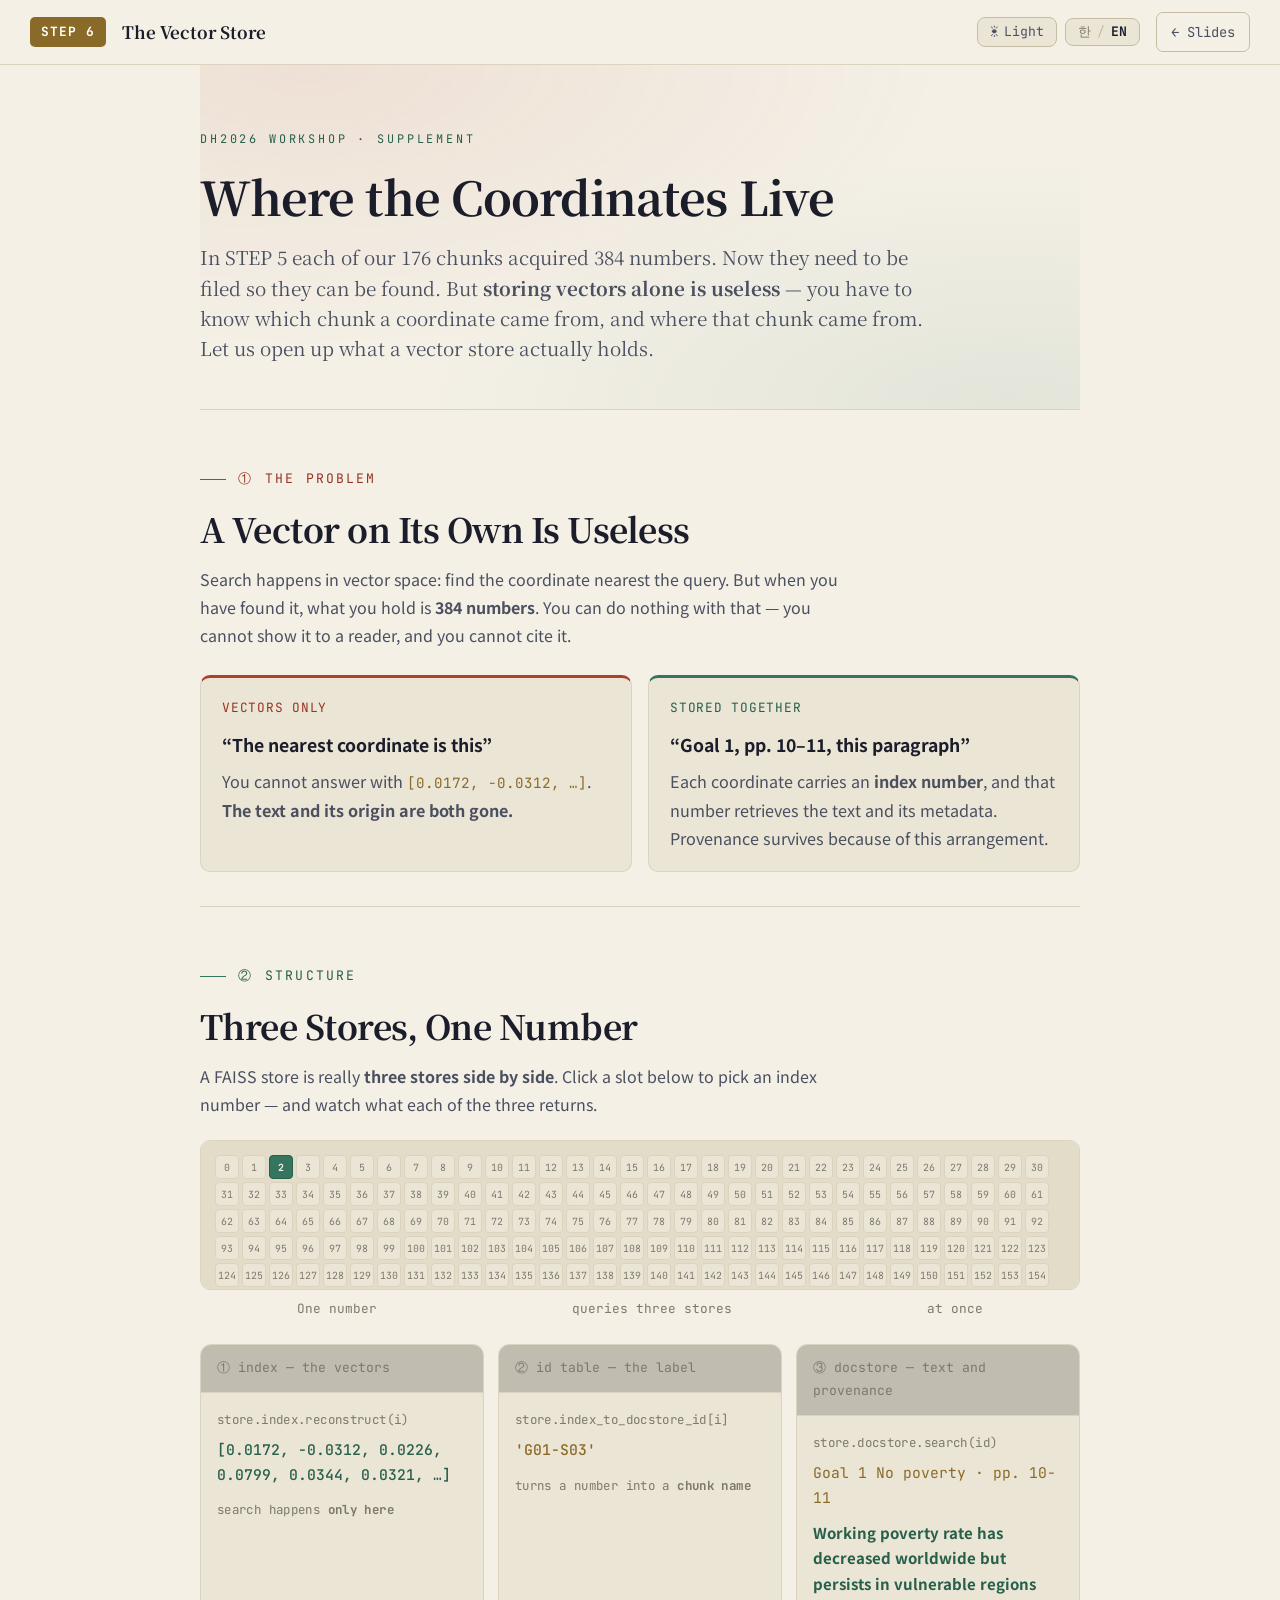
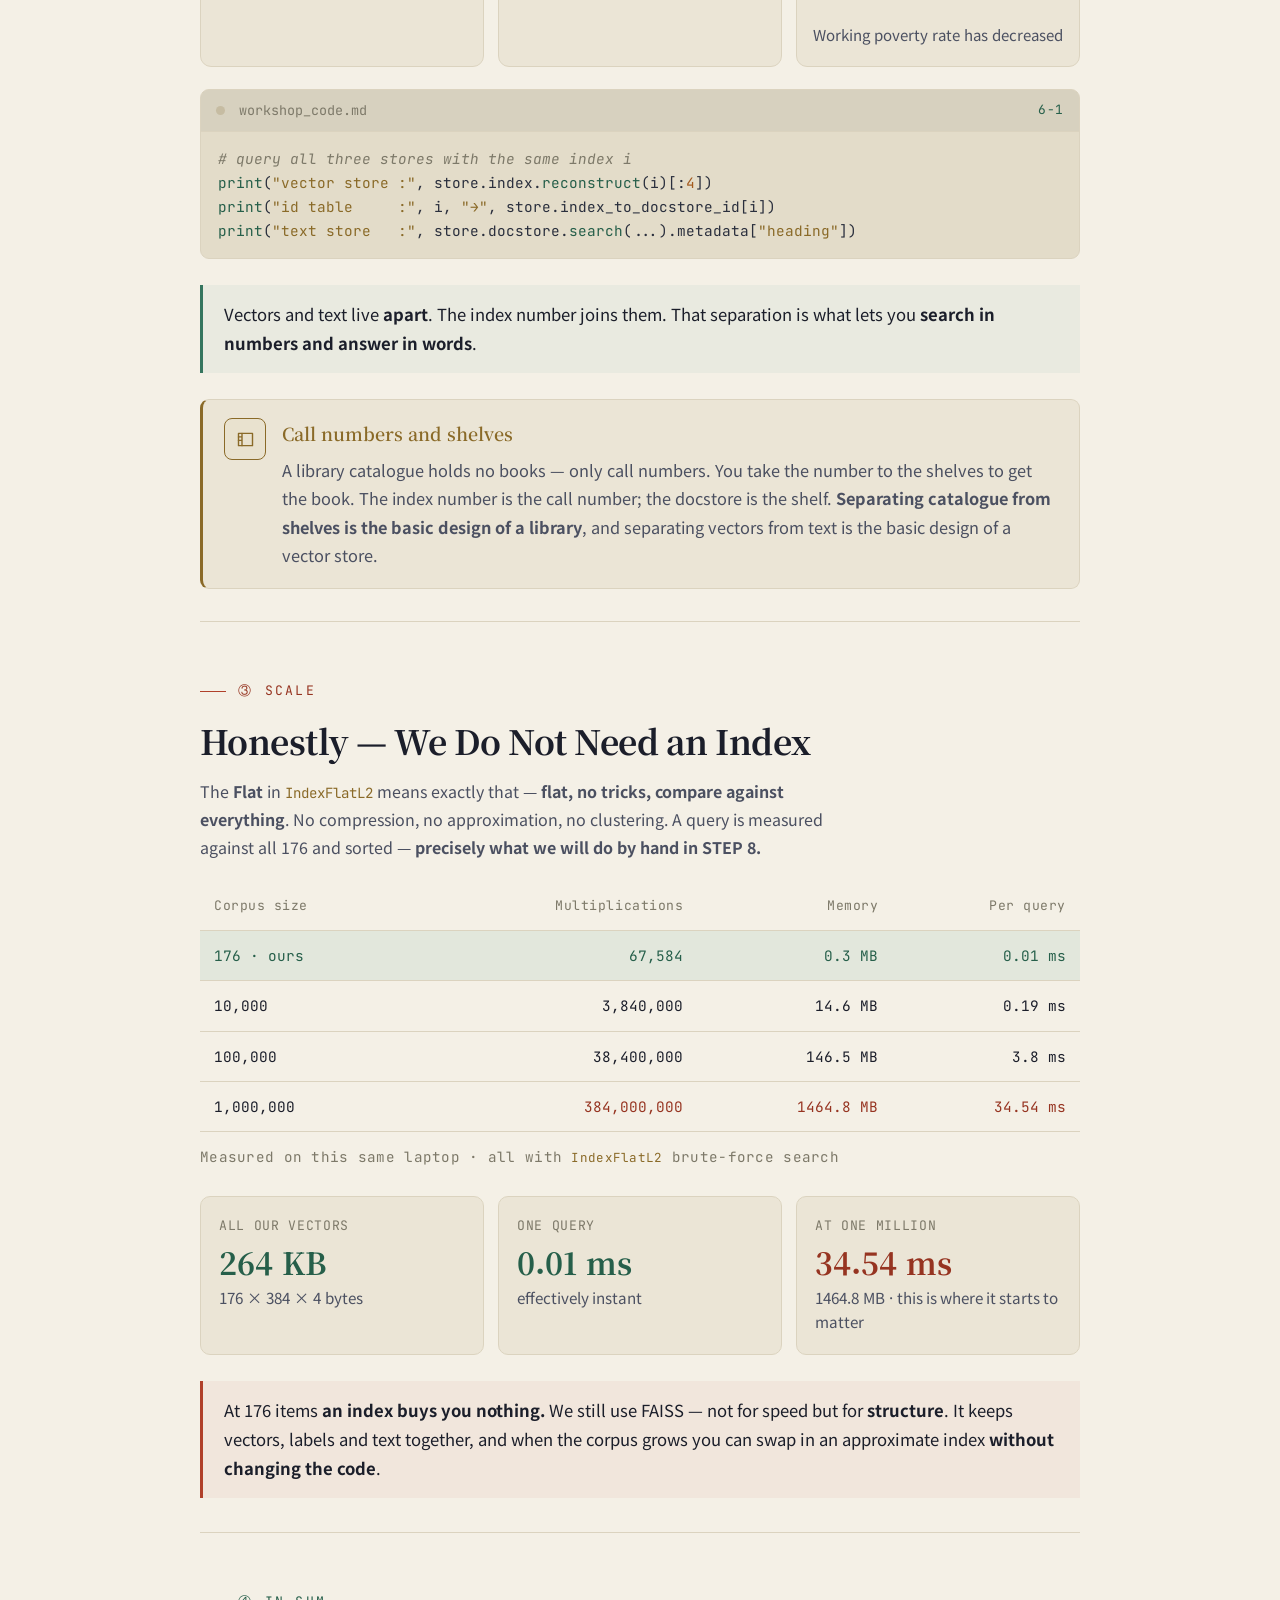
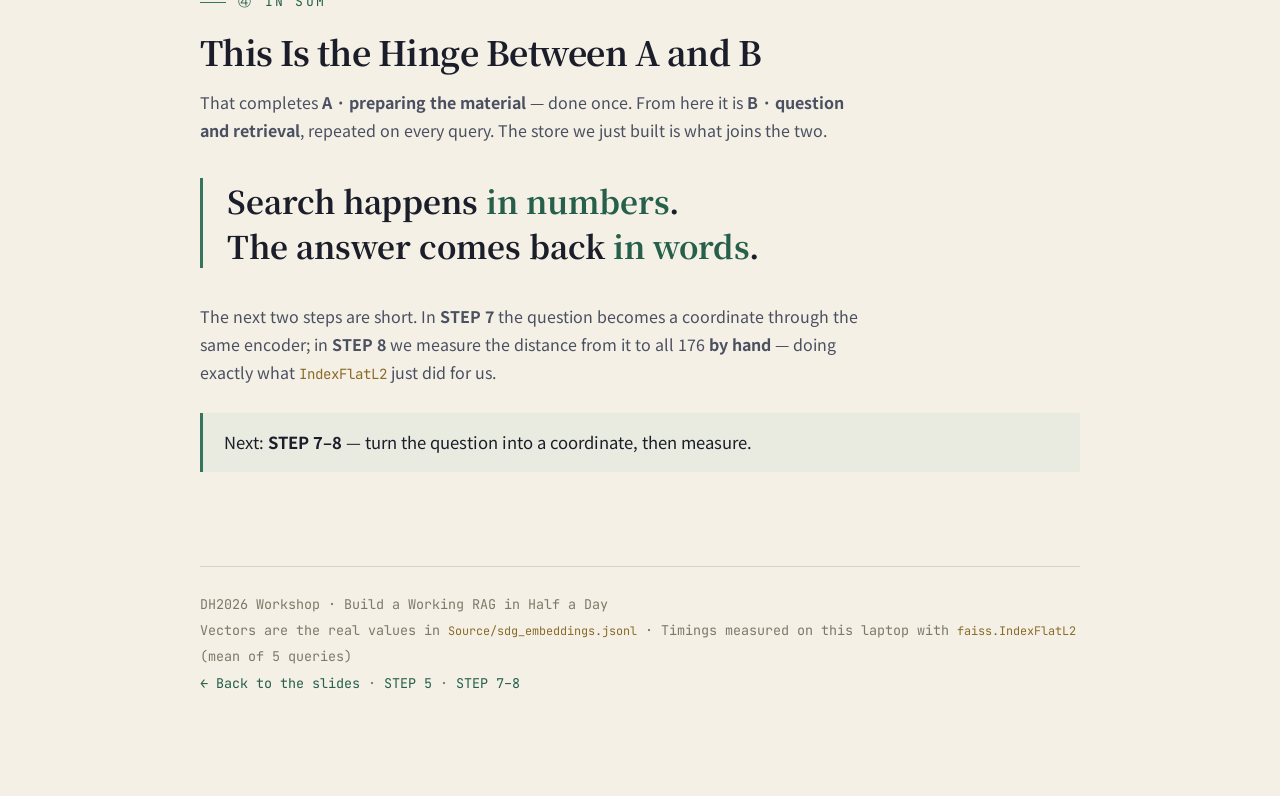
<file: Workshop_RAG/html/step06_vectordb.html>
<!DOCTYPE html>
<html lang="ko">
<head>
<meta charset="UTF-8">
<meta name="viewport" content="width=device-width, initial-scale=1.0">
<title>벡터 데이터베이스 · The Vector Store — DH2026</title>
<link rel="preconnect" href="https://fonts.googleapis.com">
<link rel="preconnect" href="https://fonts.gstatic.com" crossorigin>
<link href="https://fonts.googleapis.com/css2?family=Noto+Serif+KR:wght@400;600;700&family=Noto+Sans+KR:wght@300;400;500;700&family=JetBrains+Mono:wght@400;500;700&display=swap" rel="stylesheet">
<link rel="stylesheet" href="theme.css">
<script src="ui.js"></script>
<style>
  .stores{display:grid;grid-template-columns:1fr 1fr 1fr;gap:14px;margin:24px 0 0}
  @media(max-width:900px){.stores{grid-template-columns:1fr}}
  .store{border:1px solid var(--line);border-radius:11px;background:var(--ink-2);overflow:hidden;
    transition:border-color .3s ease,box-shadow .3s ease}
  .store.lit{border-color:var(--teal);box-shadow:0 0 0 1px rgba(74,157,142,.35)}
  .store .h{padding:12px 16px;background:rgba(0,0,0,.18);border-bottom:1px solid var(--line);
    font-family:var(--mono);font-size:.82rem;color:var(--paper-faint)}
  .store.lit .h{color:var(--teal-soft)}
  .store .b{padding:16px}
  .store .lbl{font-family:var(--mono);font-size:.78rem;color:var(--paper-faint);letter-spacing:.03em}
  .store .val{font-family:var(--mono);font-size:.92rem;color:var(--paper);margin-top:7px;
    word-break:break-all;line-height:1.65}
  .store .val.gd{color:var(--gold)} .store .val.tl{color:var(--teal-soft)}
  .store .txt{font-size:.94rem;color:var(--paper-dim);margin-top:10px;line-height:1.7;
    max-height:130px;overflow:auto}

  .slotbar{display:flex;flex-wrap:wrap;gap:3px;margin:22px 0 0;padding:14px;
    border:1px solid var(--line);border-radius:10px;background:var(--ink-3);
    max-height:150px;overflow:auto}
  .slotbar .s{width:24px;height:24px;border-radius:4px;background:var(--ink-2);
    border:1px solid var(--line);cursor:pointer;font-family:var(--mono);font-size:.62rem;
    color:var(--paper-faint);display:grid;place-items:center;transition:all .14s ease}
  .slotbar .s:hover{border-color:var(--paper-faint);color:var(--paper)}
  .slotbar .s.on{background:var(--teal);border-color:var(--teal-soft);color:var(--ink);font-weight:700}

  .arrows{display:flex;justify-content:space-around;margin:8px 0 0;font-family:var(--mono);
    font-size:.8rem;color:var(--paper-faint)}

  .scale{width:100%;border-collapse:collapse;margin:22px 0 0}
  .scale th,.scale td{padding:12px 14px;border-bottom:1px solid var(--line);text-align:right;
    font-family:var(--mono);font-size:.9rem}
  .scale th{color:var(--paper-faint);font-size:.82rem;letter-spacing:.04em;font-weight:400}
  .scale td:first-child,.scale th:first-child{text-align:left}
  .scale tr.us td{color:var(--teal-soft);background:rgba(74,157,142,.1)}
  .scale td.big{color:var(--cinnabar-soft)}
</style>
</head>
<body>

<div class="topbar">
  <span class="step">STEP 6</span>
  <span class="brand"><span lang="ko">벡터 데이터베이스</span><span lang="en">The Vector Store</span></span>
  <a class="back" href="../index.html#step6">← <span lang="ko">발표자료</span><span lang="en">Slides</span></a>
</div>

<div class="wrap">

  <div class="hero">
    <div class="kicker">DH2026 Workshop · <span lang="ko">보조자료</span><span lang="en">Supplement</span></div>
    <h1><span lang="ko">좌표를 어디에, 어떻게 담는가</span><span lang="en">Where the Coordinates Live</span></h1>
    <div class="sub"><span lang="ko">STEP 5에서 청크 176개가 각각 숫자 384개를 갖게 됐다. 이제 이것을 찾기 좋게 정리해 둘 차례다. 그런데 <b>벡터만 담아서는 쓸모가 없다</b> — 찾아낸 좌표가 어느 청크였는지 알아야 하고, 그 청크의 출처도 알아야 한다. 벡터 데이터베이스가 실제로 무엇을 담는지 열어 본다.</span><span lang="en">In STEP 5 each of our 176 chunks acquired 384 numbers. Now they need to be filed so they can be found. But <b>storing vectors alone is useless</b> — you have to know which chunk a coordinate came from, and where that chunk came from. Let us open up what a vector store actually holds.</span></div>
  </div>

  <section>
    <div class="eyebrow">① <span lang="ko">문제</span><span lang="en">The problem</span></div>
    <h2><span lang="ko">벡터만 있으면 아무 쓸모가 없다</span><span lang="en">A Vector on Its Own Is Useless</span></h2>
    <p><span lang="ko">검색은 벡터로 한다. 질문 벡터와 가장 가까운 좌표를 찾는 것이다. 그런데 찾고 나면 <b>숫자 384개</b>가 손에 남는다. 그것으로는 아무것도 못 한다 — 사람에게 보여줄 수도, 출처를 댈 수도 없다.</span><span lang="en">Search happens in vector space: find the coordinate nearest the query. But when you have found it, what you hold is <b>384 numbers</b>. You can do nothing with that — you cannot show it to a reader, and you cannot cite it.</span></p>

    <div class="contrast">
      <div class="box bad">
        <div class="tag"><span lang="ko">벡터만 저장하면</span><span lang="en">Vectors only</span></div>
        <h4><span lang="ko">“가장 가까운 건 이 좌표입니다”</span><span lang="en">“The nearest coordinate is this”</span></h4>
        <p><span lang="ko">답으로 <code>[0.0172, -0.0312, …]</code>를 내놓을 수는 없다. <b>원문도 출처도 사라진 상태다.</b></span><span lang="en">You cannot answer with <code>[0.0172, -0.0312, …]</code>. <b>The text and its origin are both gone.</b></span></p>
      </div>
      <div class="box good">
        <div class="tag"><span lang="ko">함께 저장하면</span><span lang="en">Stored together</span></div>
        <h4><span lang="ko">“Goal 1, 10–11쪽, 이 문단입니다”</span><span lang="en">“Goal 1, pp. 10–11, this paragraph”</span></h4>
        <p><span lang="ko">좌표에 <b>번호표</b>를 달아 두고, 그 번호로 원문과 메타데이터를 꺼낸다. 전거가 따라붙는 것은 이 구조 덕분이다.</span><span lang="en">Each coordinate carries an <b>index number</b>, and that number retrieves the text and its metadata. Provenance survives because of this arrangement.</span></p>
      </div>
    </div>
  </section>

  <section>
    <div class="eyebrow teal">② <span lang="ko">구조</span><span lang="en">Structure</span></div>
    <h2><span lang="ko">세 개의 저장소, 하나의 번호</span><span lang="en">Three Stores, One Number</span></h2>
    <p><span lang="ko">FAISS 저장소는 사실 <b>세 개가 나란히</b> 있는 것이다. 아래 칸을 눌러 색인 번호를 골라 보라 — 같은 번호로 세 곳에서 각각 무엇이 나오는지 보인다.</span><span lang="en">A FAISS store is really <b>three stores side by side</b>. Click a slot below to pick an index number — and watch what each of the three returns.</span></p>

    <div class="slotbar" id="slots"></div>
    <div class="arrows" id="arrows"></div>

    <div class="stores">
      <div class="store" id="s1">
        <div class="h">① index — <span lang="ko">벡터 배열</span><span lang="en">the vectors</span></div>
        <div class="b">
          <div class="lbl">store.index.reconstruct(i)</div>
          <div class="val tl" id="v1">—</div>
          <div class="lbl" id="n1" style="margin-top:12px"></div>
        </div>
      </div>
      <div class="store" id="s2">
        <div class="h">② id <span lang="ko">테이블 — 번호표</span><span lang="en">table — the label</span></div>
        <div class="b">
          <div class="lbl">store.index_to_docstore_id[i]</div>
          <div class="val gd" id="v2">—</div>
          <div class="lbl" id="n2" style="margin-top:12px"></div>
        </div>
      </div>
      <div class="store" id="s3">
        <div class="h">③ docstore — <span lang="ko">원문·전거</span><span lang="en">text and provenance</span></div>
        <div class="b">
          <div class="lbl">store.docstore.search(id)</div>
          <div class="val" id="v3">—</div>
          <div class="txt" id="v3t"></div>
        </div>
      </div>
    </div>

    <div class="code">
      <div class="code-bar"><span class="dot"></span><span class="fname">workshop_code.md</span><span class="cell">6-1</span></div>
<pre><span class="c-com"># <span lang="ko">같은 번호 i 로 세 저장소를 나란히 조회한다</span><span lang="en">query all three stores with the same index i</span></span>
<span class="c-fn">print</span>(<span class="c-str">"vector store :"</span>, store.index.<span class="c-fn">reconstruct</span>(i)[:<span class="c-num">4</span>])
<span class="c-fn">print</span>(<span class="c-str">"id table     :"</span>, i, <span class="c-str">"→"</span>, store.index_to_docstore_id[i])
<span class="c-fn">print</span>(<span class="c-str">"text store   :"</span>, store.docstore.<span class="c-fn">search</span>(...).metadata[<span class="c-str">"heading"</span>])</pre>
    </div>

    <div class="summary teal"><span lang="ko">벡터와 원문은 <b>따로</b> 산다. 색인 번호가 둘을 잇는다. 이 분리가 있어야 <b>검색은 숫자로, 출력은 사람의 말로</b> 할 수 있다.</span><span lang="en">Vectors and text live <b>apart</b>. The index number joins them. That separation is what lets you <b>search in numbers and answer in words</b>.</span></div>

    <div class="analogy">
      <div class="seal"><svg viewBox="0 0 24 24"><path d="M4 5h16M4 5v14M4 19h16M20 5v14"/><path d="M8 5v14M4 9h4M4 13h4"/></svg></div>
      <div>
        <span class="term"><span lang="ko">청구기호와 서가</span><span lang="en">Call numbers and shelves</span></span>
        <p><span lang="ko">도서관 목록에는 책 내용이 없다. 청구기호만 있다. 그 기호를 들고 서가에 가야 책이 나온다. 색인 번호가 청구기호이고, docstore가 서가다. <b>목록과 서가를 나누는 것이 도서관의 기본 설계</b>인 것처럼, 벡터와 원문을 나누는 것이 벡터 DB의 기본 설계다.</span><span lang="en">A library catalogue holds no books — only call numbers. You take the number to the shelves to get the book. The index number is the call number; the docstore is the shelf. <b>Separating catalogue from shelves is the basic design of a library</b>, and separating vectors from text is the basic design of a vector store.</span></p>
      </div>
    </div>
  </section>

  <section>
    <div class="eyebrow">③ <span lang="ko">규모</span><span lang="en">Scale</span></div>
    <h2><span lang="ko">정직하게 — 우리 자료엔 색인이 필요 없다</span><span lang="en">Honestly — We Do Not Need an Index</span></h2>
    <p><span lang="ko">오늘 쓰는 <code>IndexFlatL2</code>의 <b>Flat</b>은 “납작하다”, 즉 <b>아무 기교 없이 전부 비교한다</b>는 뜻이다. 압축도, 근사도, 군집화도 하지 않는다. 질문이 오면 176개 전부와 거리를 재고 정렬한다 — <b>STEP 8에서 우리가 손으로 할 일과 똑같다.</b></span><span lang="en">The <b>Flat</b> in <code>IndexFlatL2</code> means exactly that — <b>flat, no tricks, compare against everything</b>. No compression, no approximation, no clustering. A query is measured against all 176 and sorted — <b>precisely what we will do by hand in STEP 8.</b></span></p>

    <table class="scale">
      <tr>
        <th><span lang="ko">자료 규모</span><span lang="en">Corpus size</span></th><th><span lang="ko">곱셈 횟수</span><span lang="en">Multiplications</span></th>
        <th><span lang="ko">메모리</span><span lang="en">Memory</span></th><th><span lang="ko">질의 1회</span><span lang="en">Per query</span></th>
      </tr>
      <tr class="us"><td>176 · <span lang="ko">우리 자료</span><span lang="en">ours</span></td><td>67,584</td><td>0.3 MB</td><td>0.01 ms</td></tr>
      <tr><td>10,000</td><td>3,840,000</td><td>14.6 MB</td><td>0.19 ms</td></tr>
      <tr><td>100,000</td><td>38,400,000</td><td>146.5 MB</td><td>3.8 ms</td></tr>
      <tr><td>1,000,000</td><td class="big">384,000,000</td><td class="big">1464.8 MB</td><td class="big">34.54 ms</td></tr>
    </table>
    <div class="cap"><span lang="ko">같은 노트북에서 실제로 재 본 값이다 · 전부 <code>IndexFlatL2</code> 전수 비교</span><span lang="en">Measured on this same laptop · all with <code>IndexFlatL2</code> brute-force search</span></div>

    <div class="stats">
      <div class="stat"><div class="k"><span lang="ko">우리 벡터 전체</span><span lang="en">All our vectors</span></div>
        <div class="v tl">264 KB</div>
        <div class="d">176 × 384 × 4 <span lang="ko">바이트</span><span lang="en">bytes</span></div></div>
      <div class="stat"><div class="k"><span lang="ko">질의 1회</span><span lang="en">One query</span></div>
        <div class="v tl">0.01 ms</div><div class="d"><span lang="ko">사실상 즉시</span><span lang="en">effectively instant</span></div></div>
      <div class="stat"><div class="k"><span lang="ko">100만 개라면</span><span lang="en">At one million</span></div>
        <div class="v cin">34.54 ms</div>
        <div class="d">1464.8 MB · <span lang="ko">여기서부터 고민이 시작된다</span><span lang="en">this is where it starts to matter</span></div></div>
    </div>

    <div class="summary"><span lang="ko">176개에서는 <b>색인의 이득이 없다.</b> 그래도 FAISS를 쓰는 이유는 속도가 아니라 <b>구조</b> 때문이다 — 벡터·번호표·원문을 한 묶음으로 관리해 주고, 자료가 커졌을 때 <b>코드를 바꾸지 않고</b> 근사 색인으로 갈아탈 수 있다.</span><span lang="en">At 176 items <b>an index buys you nothing.</b> We still use FAISS — not for speed but for <b>structure</b>. It keeps vectors, labels and text together, and when the corpus grows you can swap in an approximate index <b>without changing the code</b>.</span></div>
  </section>

  <section>
    <div class="eyebrow teal">④ <span lang="ko">정리</span><span lang="en">In sum</span></div>
    <h2><span lang="ko">여기가 A와 B의 경첩이다</span><span lang="en">This Is the Hinge Between A and B</span></h2>
    <p><span lang="ko">여기까지가 <b>A · 자료 준비</b>다. 한 번만 하면 된다. 이제부터는 <b>B · 질문과 검색</b>이고, 질문이 올 때마다 반복된다. 그 사이를 잇는 것이 방금 만든 이 저장소다.</span><span lang="en">That completes <b>A · preparing the material</b> — done once. From here it is <b>B · question and retrieval</b>, repeated on every query. The store we just built is what joins the two.</span></p>

    <div class="pull teal"><span lang="ko">검색은 <span class="accent">숫자로</span> 하고,<br>대답은 <span class="accent">사람의 말로</span> 한다.</span><span lang="en">Search happens <span class="accent">in numbers</span>.<br>The answer comes back <span class="accent">in words</span>.</span></div>

    <p><span lang="ko">다음 두 단계는 짧다. <b>STEP 7</b>에서 질문도 같은 인코더로 좌표가 되고, <b>STEP 8</b>에서 그 좌표와 176개 좌표 사이의 거리를 <b>손으로</b> 재 본다 — 방금 본 <code>IndexFlatL2</code>가 하는 일을 직접 해 보는 것이다.</span><span lang="en">The next two steps are short. In <b>STEP 7</b> the question becomes a coordinate through the same encoder; in <b>STEP 8</b> we measure the distance from it to all 176 <b>by hand</b> — doing exactly what <code>IndexFlatL2</code> just did for us.</span></p>

    <div class="summary teal"><span lang="ko">다음은 <b>STEP 7–8</b> — 질문을 좌표로 바꾸고, 거리를 잰다.</span><span lang="en">Next: <b>STEP 7–8</b> — turn the question into a coordinate, then measure.</span></div>
  </section>

  <div class="foot">
  DH2026 Workshop · Build a Working RAG in Half a Day<br>
  <span lang="ko">벡터는 <code>Source/sdg_embeddings.jsonl</code>의 실제 값 · 속도는 <code>faiss.IndexFlatL2</code>로 이 노트북에서 실측 (질의 5회 평균)</span><span lang="en">Vectors are the real values in <code>Source/sdg_embeddings.jsonl</code> · Timings measured on this laptop with <code>faiss.IndexFlatL2</code> (mean of 5 queries)</span><br>
  <a href="../index.html#step6">← <span lang="ko">발표자료로 돌아가기</span><span lang="en">Back to the slides</span></a>
   · <a href="step05_vector.html">STEP 5</a> · <a href="step08_distance.html">STEP 7–8</a>
</div>
</div>

<script>
const D = {"n": 176, "dim": 384, "bytes": 270336, "kb": 264, "bench": [{"n": 176, "ms": 0.01, "mul": 67584, "mb": 0.3}, {"n": 10000, "ms": 0.19, "mul": 3840000, "mb": 14.6}, {"n": 100000, "ms": 3.8, "mul": 38400000, "mb": 146.5}, {"n": 1000000, "ms": 34.54, "mul": 384000000, "mb": 1464.8}], "slots": [{"i": 0, "vec": [-0.0698, -0.0433, 0.0213, 0.0764, 0.0087, -0.0009], "id": "G01-S01", "goal": 1, "goalName": "No poverty", "pages": "10-11", "heading": "Revised poverty estimates show more people in extreme poverty, putting the 2030 goal further out of reach", "part": "1/2", "text": "Revised poverty estimates show more people in extreme poverty, putting the 2030 goal further out of reach\nThe World Bank revised global poverty estimates using updated price data and national poverty lines from over 160 countries in June 2025. The international poverty line was raised from $2.15 (20"}, {"i": 1, "vec": [-0.0017, 0.0149, 0.0656, 0.0702, 0.0273, 0.0577], "id": "G01-S02", "goal": 1, "goalName": "No poverty", "pages": "10-11", "heading": "Revised poverty estimates show more people in extreme poverty, putting the 2030 goal further out of reach", "part": "2/2", "text": "Revised poverty estimates show more people in extreme poverty, putting the 2030 goal further out of reach\nConcerning the Sustainable Development Goal (SDG) target of halving national poverty rates by 2030, all regions are projected to see a decline in average national poverty rates. However, only on"}, {"i": 2, "vec": [0.0172, -0.0312, 0.0226, 0.0799, 0.0344, 0.0321], "id": "G01-S03", "goal": 1, "goalName": "No poverty", "pages": "10-11", "heading": "Working poverty rate has decreased worldwide but persists in vulnerable regions", "part": null, "text": "Working poverty rate has decreased worldwide but persists in vulnerable regions\nWorldwide, working poverty has significantly declined over the past 25 years, but recent trends in most regions suggest a slowdown in progress. In 2024, 6.9 per cent of the employed population – more than 240 million wor"}, {"i": 3, "vec": [0.0181, 0.0045, 0.0183, 0.0408, 0.1106, 0.0773], "id": "G01-S04", "goal": 1, "goalName": "No poverty", "pages": "10-11", "heading": "Social protection coverage is on the rise, but billions are still unprotected", "part": "1/2", "text": "Social protection coverage is on the rise, but billions are still unprotected\nFor the first time, more than half of the world’s population (52.4 per cent) was covered by at least one social protection benefit in 2023, up from 42.8 per cent in 2015. Despite this progress, 3.8 billion people remained "}, {"i": 4, "vec": [0.0218, -0.0286, -0.0348, 0.0153, 0.077, 0.0627], "id": "G01-S05", "goal": 1, "goalName": "No poverty", "pages": "10-11", "heading": "Social protection coverage is on the rise, but billions are still unprotected", "part": "2/2", "text": "Social protection coverage is on the rise, but billions are still unprotected\nInvestment disparities explain the coverage gaps. Countries spent on average 19.3 per cent of their gross domestic product (GDP) on social protection in 2023, but that proportion ranged widely from 24.9 per cent in high-in"}, {"i": 5, "vec": [0.0712, 0.0525, -0.0084, 0.0386, 0.0582, -0.0058], "id": "G01-S06", "goal": 1, "goalName": "No poverty", "pages": "10-11", "heading": "Many feel secure in their land rights, but formal documentation remains limited and unequal", "part": "1/2", "text": "Many feel secure in their land rights, but formal documentation remains limited and unequal\nBased on data from 85 countries in 2022, two thirds (66 per cent) of the population believe they enjoy secure tenure rights to land. However, only 43 per cent of adults possess official land tenure documents,"}, {"i": 6, "vec": [0.072, 0.0634, -0.0013, 0.0008, 0.0475, 0.0058], "id": "G01-S07", "goal": 1, "goalName": "No poverty", "pages": "10-11", "heading": "Many feel secure in their land rights, but formal documentation remains limited and unequal", "part": "2/2", "text": "Many feel secure in their land rights, but formal documentation remains limited and unequal\nDespite these challenges, customary and other informal tenure arrangements continue to provide a sense of tenure security, particularly in rural areas. In 27 countries with data, between 82 and 89 per cent of"}, {"i": 7, "vec": [0.0051, -0.0173, 0.0277, 0.0424, 0.1658, 0.0815], "id": "G01-S08", "goal": 1, "goalName": "No poverty", "pages": "10-11", "heading": "Governments are spending more on essential services, but there is a 20-point gap between advanced and developing economies", "part": null, "text": "Governments are spending more on essential services, but there is a 20-point gap between advanced and developing economies\nData from 100 reporting countries show that in 2023 the proportion of total government spending on essential services (education, health and social protection) averaged around 4"}, {"i": 8, "vec": [0.1033, -0.0205, -0.0278, 0.0233, 0.1226, 0.0209], "id": "G01-S09", "goal": 1, "goalName": "No poverty", "pages": "10-11", "heading": "Direct transfers benefit the poorest the most, while education and health spending vary significantly", "part": null, "text": "Direct transfers benefit the poorest the most, while education and health spending vary significantly\nPro-poor public social spending is defined as the proportion of government spending benefiting the bottom 20 per cent of the income distribution in education, health and direct transfers. In the 51 "}, {"i": 9, "vec": [0.0269, 0.005, 0.015, 0.0394, 0.015, -0.0179], "id": "G02-S01", "goal": 2, "goalName": "Zero hunger", "pages": "12-13", "heading": "Global hunger and food insecurity have declined in recent years, but progress has been uneven", "part": "1/2", "text": "Global hunger and food insecurity have declined in recent years, but progress has been uneven\nGlobal hunger showed signs of improvement in 2024, with 8.2 per cent of the population undernourished – down from 8.5 per cent in 2023 and 8.7 per cent in 2022, though still above 2015 levels. An estimated "}, {"i": 10, "vec": [0.0529, 0.0012, 0.0128, 0.0725, 0.0325, -0.0273], "id": "G02-S02", "goal": 2, "goalName": "Zero hunger", "pages": "12-13", "heading": "Global hunger and food insecurity have declined in recent years, but progress has been uneven", "part": "2/2", "text": "Global hunger and food insecurity have declined in recent years, but progress has been uneven\nFood insecurity also declined since 2021 but remained well above 2015 levels. In 2024, 28 per cent of the global population – around 2.3 billion people – were moderately or severely food insecure, up from 2"}, {"i": 11, "vec": [0.0311, 0.0514, 0.0397, 0.0551, 0.0246, 0.055], "id": "G02-S03", "goal": 2, "goalName": "Zero hunger", "pages": "12-13", "heading": "Global progress on child malnutrition is slowing, with signs of reversal", "part": "1/2", "text": "Global progress on child malnutrition is slowing, with signs of reversal\nMalnutrition continues to undermine children’s growth, development and long-term health. Between 2012 and 2024, the prevalence of stunting (low height-for-age) among children under age 5 decreased from 26.4 to 23.2 per cent. Ho"}, {"i": 12, "vec": [0.0786, 0.0504, 0.0119, 0.0992, 0.0837, -0.0136], "id": "G02-S04", "goal": 2, "goalName": "Zero hunger", "pages": "12-13", "heading": "Global progress on child malnutrition is slowing, with signs of reversal", "part": "2/2", "text": "Global progress on child malnutrition is slowing, with signs of reversal\nThe global prevalence of being overweight (high weight-for-height) among children under age 5 rose marginally from 5.3 to 5.5 per cent between 2012 and 2024, but this is not statistically significant. The global prevalence of w"}, {"i": 13, "vec": [0.0138, 0.0298, -0.0292, 0.0381, 0.0471, 0.0535], "id": "G02-S05", "goal": 2, "goalName": "Zero hunger", "pages": "12-13", "heading": "Anaemia and inadequate diet diversity remain major barriers to global nutrition goals for women and children", "part": "1/2", "text": "Anaemia and inadequate diet diversity remain major barriers to global nutrition goals for women and children\nAnaemia (which impairs birth outcomes, productivity and cognition) globally affected 30.7 per cent of women aged 15–49 years in 2023, up from 27.6 per cent in 2012. Its prevalence among pregn"}, {"i": 14, "vec": [0.0362, 0.0163, -0.0438, 0.0048, 0.0332, 0.0337], "id": "G02-S06", "goal": 2, "goalName": "Zero hunger", "pages": "12-13", "heading": "Anaemia and inadequate diet diversity remain major barriers to global nutrition goals for women and children", "part": "2/2", "text": "Anaemia and inadequate diet diversity remain major barriers to global nutrition goals for women and children\nMinimum dietary diversity (MDD) is essential for the adequate intake of vitamins and minerals. Globally, only two thirds (65 per cent) of women aged 15–49 years attained minimum dietary diver"}, {"i": 15, "vec": [0.0573, -0.0286, 0.0179, 0.0871, 0.0535, -0.0026], "id": "G02-S07", "goal": 2, "goalName": "Zero hunger", "pages": "12-13", "heading": "Small-scale food producers typically earn and produce less, yet they are essential for agrifood resilience", "part": null, "text": "Small-scale food producers typically earn and produce less, yet they are essential for agrifood resilience\nSmall-scale food producers are essential for resilient agriculture, food security and the fight against hunger, yet they remain highly vulnerable within agrifood systems. Their labour productiv"}, {"i": 16, "vec": [0.0287, -0.069, -0.0035, 0.0145, 0.1298, -0.0191], "id": "G02-S08", "goal": 2, "goalName": "Zero hunger", "pages": "12-13", "heading": "Global agricultural investment reaches record highs, but the sector remains underfunded", "part": "1/2", "text": "Global agricultural investment reaches record highs, but the sector remains underfunded\nGlobal public expenditures on agriculture reached a record high of $701 billion in 2023, reflecting a 2 per cent average annual growth since 2015. However, agriculture accounted for only 1.85 per cent of total go"}, {"i": 17, "vec": [-0.0179, -0.0833, -0.0216, -0.0073, 0.0492, -0.0315], "id": "G02-S09", "goal": 2, "goalName": "Zero hunger", "pages": "12-13", "heading": "Global agricultural investment reaches record highs, but the sector remains underfunded", "part": "2/2", "text": "Global agricultural investment reaches record highs, but the sector remains underfunded\nMeanwhile, aid for agriculture to developing countries fell slightly by 2.5 per cent in 2023 after peaking in 2022. But the total volume increased by 43.5 per cent, from $12.9 billion in 2015 to $18.5 billion in "}, {"i": 18, "vec": [0.0005, 0.0171, 0.0948, 0.0679, 0.0419, -0.0001], "id": "G02-S10", "goal": 2, "goalName": "Zero hunger", "pages": "12-13", "heading": "Pressures ease for global food prices, but they remain triple pre-pandemic levels", "part": null, "text": "Pressures ease for global food prices, but they remain triple pre-pandemic levels\nIn 2023, approximately 50 per cent of countries experienced moderately to abnormally high food prices; this is a moderate decline from 2022’s record of 60 per cent, but it is three times the 2015–2019 average of 16 per"}, {"i": 19, "vec": [0.0122, -0.0002, 0.0059, 0.0272, 0.0861, 0.0334], "id": "G03-S01", "goal": 3, "goalName": "Good health and well-being", "pages": "14-17", "heading": "Global maternal deaths fall slightly, but progress stalls in high-burden countries", "part": "1/2", "text": "Global maternal deaths fall slightly, but progress stalls in high-burden countries\nThe global maternal mortality ratio (MMR) dropped from 228 deaths per 100,000 live births in 2015 to 197 in 2023. Despite progress, an estimated 260,000 women died during pregnancy and childbirth in 2023. The current "}, {"i": 20, "vec": [0.0082, -0.0079, -0.0199, 0.0152, 0.0629, 0.0609], "id": "G03-S02", "goal": 3, "goalName": "Good health and well-being", "pages": "14-17", "heading": "Global maternal deaths fall slightly, but progress stalls in high-burden countries", "part": "2/2", "text": "Global maternal deaths fall slightly, but progress stalls in high-burden countries\nWhile the global proportion of births attended by skilled health personnel increased from 80 to 87 per cent between 2015 and 2024, some 17 million births still occurred without skilled assistance in 2024. Regional dis"}, {"i": 21, "vec": [0.0159, -0.0063, -0.0098, 0.0135, 0.0776, 0.0334], "id": "G03-S03", "goal": 3, "goalName": "Good health and well-being", "pages": "14-17", "heading": "Under-5 mortality rate reveals significant gaps among the regions", "part": "1/2", "text": "Under-5 mortality rate reveals significant gaps among the regions\nGlobal under-5 mortality fell to 37 deaths per 1,000 live births in 2023, a 16 per cent reduction from 44 in 2015. Neonatal mortality dropped 12 per cent from 20 to 17 deaths per 1,000 live births. However, 4.8 million children under "}, {"i": 22, "vec": [-0.0135, 0.0011, 0.0269, -0.0052, 0.0939, 0.0037], "id": "G03-S04", "goal": 3, "goalName": "Good health and well-being", "pages": "14-17", "heading": "Under-5 mortality rate reveals significant gaps among the regions", "part": "2/2", "text": "Under-5 mortality rate reveals significant gaps among the regions\nAs of 2023, 133 countries had already met the SDG target for under-5 mortality, and 7 more are expected to do so by 2030. However, 60 countries­ – nearly three quarters of them in sub-Saharan Africa – must accelerate progress to meet "}, {"i": 23, "vec": [0.0492, -0.0004, 0.0053, -0.0323, 0.05, 0.0353], "id": "G03-S05", "goal": 3, "goalName": "Good health and well-being", "pages": "14-17", "heading": "The global fight against infectious diseases shows critical gains, though global targets remain out of reach", "part": "1/7", "text": "The global fight against infectious diseases shows critical gains, though global targets remain out of reach\nHIV/AIDs: Expanded HIV treatment access has reduced AIDS-related deaths, from 1.4 million in 2010 to 630,000 in 2024. New HIV infections in 2024 reached their lowest level since the late 1980"}, {"i": 24, "vec": [-0.0092, 0.0267, -0.0024, 0.0005, 0.0458, 0.0029], "id": "G03-S06", "goal": 3, "goalName": "Good health and well-being", "pages": "14-17", "heading": "The global fight against infectious diseases shows critical gains, though global targets remain out of reach", "part": "2/7", "text": "The global fight against infectious diseases shows critical gains, though global targets remain out of reach\nOf the estimated 40.8 million people living with HIV in 2024, 9.2 million were not receiving life-saving treatment – resulting in one AIDS-related death every minute. HIV incidence among adol"}, {"i": 25, "vec": [-0.0666, 0.0022, 0.0186, -0.0397, 0.0925, 0.0471], "id": "G03-S07", "goal": 3, "goalName": "Good health and well-being", "pages": "14-17", "heading": "The global fight against infectious diseases shows critical gains, though global targets remain out of reach", "part": "3/7", "text": "The global fight against infectious diseases shows critical gains, though global targets remain out of reach\nAround the world, funding is shrinking. As of December 2024, over 20 million people – 560,000 of them children – were receiving antiretroviral treatment through the support of the United Stat"}, {"i": 26, "vec": [0.07, -0.0404, -0.0056, -0.0323, 0.0533, 0.0801], "id": "G03-S08", "goal": 3, "goalName": "Good health and well-being", "pages": "14-17", "heading": "The global fight against infectious diseases shows critical gains, though global targets remain out of reach", "part": "4/7", "text": "The global fight against infectious diseases shows critical gains, though global targets remain out of reach\nTuberculosis (TB): In 2023, an estimated 10.8 million people developed TB, a slight rise from 2022 – mainly attributed to population growth. However, the increase in new TB cases since the st"}, {"i": 27, "vec": [0.0602, 0.0137, 0.0082, -0.0826, 0.0886, 0.0697], "id": "G03-S09", "goal": 3, "goalName": "Good health and well-being", "pages": "14-17", "heading": "The global fight against infectious diseases shows critical gains, though global targets remain out of reach", "part": "5/7", "text": "The global fight against infectious diseases shows critical gains, though global targets remain out of reach\nEncouragingly, TB-related deaths decreased to 1.25 million in 2023, falling below pre-pandemic levels and continuing the downward trend started in 2022. However, TB is likely once again the l"}, {"i": 28, "vec": [-0.0272, 0.0107, -0.0085, -0.0692, 0.0903, 0.058], "id": "G03-S10", "goal": 3, "goalName": "Good health and well-being", "pages": "14-17", "heading": "The global fight against infectious diseases shows critical gains, though global targets remain out of reach", "part": "6/7", "text": "The global fight against infectious diseases shows critical gains, though global targets remain out of reach\nDespite progress, malaria persists as a grave global health challenge. There were an estimated 263 million malaria cases in 2023, an increase from 226 million in 2015. The global malaria inci"}, {"i": 29, "vec": [0.0394, -0.012, 0.0301, 0.0156, 0.0598, 0.0587], "id": "G03-S11", "goal": 3, "goalName": "Good health and well-being", "pages": "14-17", "heading": "The global fight against infectious diseases shows critical gains, though global targets remain out of reach", "part": "7/7", "text": "The global fight against infectious diseases shows critical gains, though global targets remain out of reach\nNeglected tropical diseases (NTDs): The number of people requiring interventions for NTDs fell to 1.495 billion in 2023, a significant decrease from 2.19 billion in 2010 and approximately 122"}, {"i": 30, "vec": [0.0457, 0.0297, 0.0086, 0.0403, 0.0625, 0.0985], "id": "G03-S12", "goal": 3, "goalName": "Good health and well-being", "pages": "14-17", "heading": "Non-communicable diseases cause more than half the deaths for people under age 70", "part": "1/2", "text": "Non-communicable diseases cause more than half the deaths for people under age 70\nIn 2021, an estimated 18 million people under the age of 70 died from noncommunicable diseases (NCDs) globally – accounting for more than half of all premature deaths. The risk of dying prematurely between ages 30 and "}, {"i": 31, "vec": [0.0845, 0.035, -0.0081, -0.0118, 0.0461, 0.0287], "id": "G03-S13", "goal": 3, "goalName": "Good health and well-being", "pages": "14-17", "heading": "Non-communicable diseases cause more than half the deaths for people under age 70", "part": "2/2", "text": "Non-communicable diseases cause more than half the deaths for people under age 70\nIn 2019, a 30-year-old man had a 21.6 per cent chance of dying from one of the four main NCDs before age 70, compared to the 14.4 per cent for women."}, {"i": 32, "vec": [0.0486, 0.0596, 0.0299, 0.0106, 0.0618, 0.0697], "id": "G03-S14", "goal": 3, "goalName": "Good health and well-being", "pages": "14-17", "heading": "Global tobacco and alcohol use is declining, but still cause immense health, economic and environmental burdens", "part": "1/2", "text": "Global tobacco and alcohol use is declining, but still cause immense health, economic and environmental burdens\nOver the past two decades, global prevalence of tobacco use has fallen by one third, with an estimated 118 million fewer tobacco users today than in 2005. Despite this progress, an estimat"}, {"i": 33, "vec": [0.0881, 0.0453, -0.0237, 0.0418, 0.0659, 0.0711], "id": "G03-S15", "goal": 3, "goalName": "Good health and well-being", "pages": "14-17", "heading": "Global tobacco and alcohol use is declining, but still cause immense health, economic and environmental burdens", "part": "2/2", "text": "Global tobacco and alcohol use is declining, but still cause immense health, economic and environmental burdens\nProduction and consumption of tobacco releases 80 million tons of carbon dioxide into the air every year.\nGlobal alcohol consumption per capita (ages 15 and older) fell by 12 per cent from"}, {"i": 34, "vec": [0.0463, 0.0423, -0.029, 0.0098, 0.0987, 0.0748], "id": "G03-S16", "goal": 3, "goalName": "Good health and well-being", "pages": "14-17", "heading": "Falling global suicide rate contrasts sharply with upward trends in some regions", "part": null, "text": "Falling global suicide rate contrasts sharply with upward trends in some regions\nWorldwide, an estimated 727,000 people died by suicide in 2021. While the global crude suicide rate showed progress, falling from 12.5 to 9.2 per 100,000 population between 2000 and 2021, this improvement was not univer"}, {"i": 35, "vec": [-0.0017, 0.0177, -0.0395, -0.005, 0.005, 0.03], "id": "G03-S17", "goal": 3, "goalName": "Good health and well-being", "pages": "14-17", "heading": "More women use modern methods of contraception, and fewer adolescents give birth", "part": "1/2", "text": "More women use modern methods of contraception, and fewer adolescents give birth\nThe proportion of women of reproductive age (15–49 years) having their need for family planning satisfied with modern methods stands at 77.2 per cent in 2025, a slight increase from 76.4 per cent in 2015. Most regions h"}, {"i": 36, "vec": [-0.019, 0.0798, -0.0307, 0.0101, 0.014, 0.018], "id": "G03-S18", "goal": 3, "goalName": "Good health and well-being", "pages": "14-17", "heading": "More women use modern methods of contraception, and fewer adolescents give birth", "part": "2/2", "text": "More women use modern methods of contraception, and fewer adolescents give birth\nSubstantial global progress has been made in reducing adolescent birth rates. Among girls aged 15–19 years, the global birth rate fell from 45.9 births per 1,000 in 2015 to 38.3 in 2024. For girls aged 10–14 years, the "}, {"i": 37, "vec": [-0.0057, 0.0183, -0.0096, -0.0492, 0.0132, -0.0168], "id": "G03-S19", "goal": 3, "goalName": "Good health and well-being", "pages": "14-17", "heading": "Vaccine delivery systems have not fully rebounded post-pandemic, making global targets unlikely", "part": null, "text": "Vaccine delivery systems have not fully rebounded post-pandemic, making global targets unlikely\nBetween 2020 and 2022, global childhood immunization programmes experienced significant setbacks, with stagnation or dips in coverage for all four tracked childhood vaccines. In 2023, coverage for the thi"}, {"i": 38, "vec": [0.0057, -0.0217, -0.0204, -0.0042, 0.0658, 0.0322], "id": "G03-S20", "goal": 3, "goalName": "Good health and well-being", "pages": "14-17", "heading": "Official development assistance for health sees sharp decline from pandemic peak, but remains above pre-pandemic levels", "part": null, "text": "Official development assistance for health sees sharp decline from pandemic peak, but remains above pre-pandemic levels\nGross official development assistance (ODA) for medical research and basic health totalled $13.4 billion in 2023, a 39 per cent decrease from the historic peak in 2022 of $22.1 bil"}, {"i": 39, "vec": [0.0423, -0.0242, 0.0178, -0.0011, 0.0054, 0.0277], "id": "G03-S21", "goal": 3, "goalName": "Good health and well-being", "pages": "14-17", "heading": "Despite a growing health workforce, a global shortage persists and is growing as the population expands and ages", "part": null, "text": "Despite a growing health workforce, a global shortage persists and is growing as the population expands and ages\nIn 2023, the global health workforce was estimated at over 70 million, with 52 million in the five key occupations (dentists, medical doctors, midwifery personnel, nursing personnel and p"}, {"i": 40, "vec": [0.05, -0.0157, 0.0008, 0.0527, 0.035, 0.0078], "id": "G04-S01", "goal": 4, "goalName": "Quality education", "pages": "18-19", "heading": "Most countries are off track to meet education targets for access, completion and learning outcomes", "part": "1/2", "text": "Most countries are off track to meet education targets for access, completion and learning outcomes\nSince 2015, 109 million more children and youth have entered school, with completion rates rising for all levels. Global completion rates in 2024 reached 88, 78 and 60 per cent for primary, lower seco"}, {"i": 41, "vec": [0.1426, -0.0343, -0.0057, 0.0139, -0.0914, 0.0096], "id": "G04-S02", "goal": 4, "goalName": "Quality education", "pages": "18-19", "heading": "Most countries are off track to meet education targets for access, completion and learning outcomes", "part": "2/2", "text": "Most countries are off track to meet education targets for access, completion and learning outcomes\nLearning quality remains a major concern. Globally, the minimum proficiency of primary students stands at just 58 per cent in reading and 44 per cent in mathematics in 2019. Among 81 upper-middleand h"}, {"i": 42, "vec": [0.0716, -0.0572, 0.0137, -0.0366, -0.0183, 0.0262], "id": "G04-S03", "goal": 4, "goalName": "Quality education", "pages": "18-19", "heading": "Internet use is common in higher-income countries, but many lack basic digital skills", "part": null, "text": "Internet use is common in higher-income countries, but many lack basic digital skills\nInformation and communications technology (ICT) skills are essential for economic and social well-being. ICT skill level is assessed based on recently performed tasks that reflect digital proficiency in five areas:"}, {"i": 43, "vec": [0.0449, 0.0452, -0.0254, 0.0663, 0.0494, 0.0515], "id": "G04-S04", "goal": 4, "goalName": "Quality education", "pages": "18-19", "heading": "Progress in early childhood education is limited and uneven across regions", "part": null, "text": "Progress in early childhood education is limited and uneven across regions\nData from 84 countries (2015–2024) reveal that two thirds of children aged 24–59 months are developmentally on track, with no gender differences. However, regional disparities are stark: sub-Saharan Africa has only 54 per cen"}, {"i": 44, "vec": [0.1157, 0.015, 0.0427, 0.0777, 0.0467, 0.054], "id": "G04-S05", "goal": 4, "goalName": "Quality education", "pages": "18-19", "heading": "Youth dominate educational participation while adult engagement remains low", "part": null, "text": "Youth dominate educational participation while adult engagement remains low\nOrganized learning encompasses both formal education and non-formal programmes, such as adult literacy and work-based training. In 2024, globally, one in six individuals aged 15–64 had recently participated in education or t"}, {"i": 45, "vec": [0.1486, -0.0148, -0.0309, 0.0379, 0.0212, 0.042], "id": "G04-S06", "goal": 4, "goalName": "Quality education", "pages": "18-19", "heading": "Steady progress in global literacy, but regional disparities persist", "part": null, "text": "Steady progress in global literacy, but regional disparities persist\nGlobally, literacy rates have improved over the past two decades, with increases in reading and writing skills and with reduced gender disparities. Despite this, 754 million adults remained illiterate in 2024, with women accounting"}, {"i": 46, "vec": [0.0405, 0.0163, 0.0304, 0.029, -0.0065, -0.0289], "id": "G04-S07", "goal": 4, "goalName": "Quality education", "pages": "18-19", "heading": "Gender disparities in education persist", "part": "1/2", "text": "Gender disparities in education persist\nSocioeconomic disparities are evident within many education indicators. However, parity ratios at the global and regional levels can mask inequalities within countries. Gender disparities remain widespread. In 2024, 4 in 10 countries with data lack gender pari"}, {"i": 47, "vec": [0.1232, 0.0391, 0.0247, 0.0862, 0.0473, 0.0109], "id": "G04-S08", "goal": 4, "goalName": "Quality education", "pages": "18-19", "heading": "Gender disparities in education persist", "part": "2/2", "text": "Gender disparities in education persist\nLocation and wealth create even larger gaps, with 60 per cent of countries with recent data showing rural-urban inequalities at lower secondary completion and over 90 per cent of countries showing wealth disparities. The intersection of gender, geography and e"}, {"i": 48, "vec": [0.0092, 0.0204, 0.0615, 0.0213, 0.0756, 0.0058], "id": "G04-S09", "goal": 4, "goalName": "Quality education", "pages": "18-19", "heading": "Basic school infrastructure improves globally while it lags in LDCs", "part": null, "text": "Basic school infrastructure improves globally while it lags in LDCs\nAdequate school infrastructure is essential for safe and effective learning. Between 2015 and 2023, electricity access in primary schools increased globally by over 10 percentage points, mainly driven by rapid expansion in Central a"}, {"i": 49, "vec": [0.017, 0.0184, -0.0474, -0.0005, 0.0711, 0.1086], "id": "G05-S01", "goal": 5, "goalName": "Gender equality", "pages": "20-21", "heading": "Continuing legal reforms show progress, but gaps remain in all areas", "part": null, "text": "Continuing legal reforms show progress, but gaps remain in all areas\nSignificant progress in advancing women’s rights has been recorded globally, with 99 positive legal reforms implemented between 2019 and 2024 to remove discriminatory laws and establish gender equality frameworks. Most reforms targ"}, {"i": 50, "vec": [0.0168, 0.0508, -0.035, 0.0038, 0.008, -0.0165], "id": "G05-S02", "goal": 5, "goalName": "Gender equality", "pages": "20-21", "heading": "Despite progress in certain countries, child marriage and female genital mutilation remain a reality", "part": null, "text": "Despite progress in certain countries, child marriage and female genital mutilation remain a reality\nToday, nearly one in five young women aged 20–24 (19 per cent) were first married or in a union before age 18. While child marriage has become less common globally, largely due to progress in Souther"}, {"i": 51, "vec": [0.0598, 0.0272, -0.0114, 0.0515, 0.0684, 0.0301], "id": "G05-S03", "goal": 5, "goalName": "Gender equality", "pages": "20-21", "heading": "Gender inequality in land ownership and weak legal protection are persistent barriers to women’s empowerment", "part": null, "text": "Gender inequality in land ownership and weak legal protection are persistent barriers to women’s empowerment\nSecure land rights are vital for empowering rural women and strengthening agrifood systems. Women with secure tenure are more likely to invest, innovate, boost productivity and lift their fam"}, {"i": 52, "vec": [0.0458, -0.0128, 0.0503, 0.0033, 0.02, 0.08], "id": "G05-S04", "goal": 5, "goalName": "Gender equality", "pages": "20-21", "heading": "2024’s super election did little for gender parity in politics, revealing the need for bold reforms", "part": "1/2", "text": "2024’s super election did little for gender parity in politics, revealing the need for bold reforms\nAs of 1 January 2025, women held 27.2 per cent of the seats in national parliaments; this is up 4.9 percentage points from 2015 but only 0.3 points from 2024, marking a slowdown compared to the averag"}, {"i": 53, "vec": [0.0347, 0.0116, -0.006, -0.0172, 0.0398, 0.0683], "id": "G05-S05", "goal": 5, "goalName": "Gender equality", "pages": "20-21", "heading": "2024’s super election did little for gender parity in politics, revealing the need for bold reforms", "part": "2/2", "text": "2024’s super election did little for gender parity in politics, revealing the need for bold reforms\nThese findings highlight the need for bold reforms to challenge institutional and cultural barriers in politics. Potential game-changing measures include well-designed, ambitious quotas for elections "}, {"i": 54, "vec": [0.0838, -0.075, 0.0128, 0.0829, 0.0413, -0.0092], "id": "G05-S06", "goal": 5, "goalName": "Gender equality", "pages": "20-21", "heading": "Less than one third of managerial positions were held by women", "part": null, "text": "Less than one third of managerial positions were held by women\nGlobally, women occupy less than a third of managerial positions. From 2015 to 2023, their representation increased by only 2.4 percentage points, reaching 30 per cent. At this pace, achieving gender parity in management will take nearly"}, {"i": 55, "vec": [-0.0438, 0.0021, -0.0239, 0.0748, 0.0228, 0.0241], "id": "G05-S07", "goal": 5, "goalName": "Gender equality", "pages": "20-21", "heading": "Time-use data reveal persistent gender roles and unequal distribution of care and domestic chores", "part": null, "text": "Time-use data reveal persistent gender roles and unequal distribution of care and domestic chores\nWomen and girls continue to bear a disproportionate share of unpaid domestic and care work. Global time-use data underscore a persistent reality: on average, women devote two and a half times as many ho"}, {"i": 56, "vec": [0.0308, 0.0625, -0.0687, 0.0252, 0.029, 0.0684], "id": "G05-S08", "goal": 5, "goalName": "Gender equality", "pages": "20-21", "heading": "Millions of women lack full decision-making power over their sexual and reproductive health", "part": null, "text": "Millions of women lack full decision-making power over their sexual and reproductive health\nDespite global commitments, only 56.3 per cent of women aged 15–49 who are married or in a union have full decision-making power over their sexual and reproductive health and rights, according to data from 78"}, {"i": 57, "vec": [0.0038, -0.0345, 0.0429, -0.0402, -0.0072, -0.0131], "id": "G05-S09", "goal": 5, "goalName": "Gender equality", "pages": "20-21", "heading": "Despite progress towards gender parity for mobile phone ownership, disparities persist in critical regions", "part": null, "text": "Despite progress towards gender parity for mobile phone ownership, disparities persist in critical regions\nIn 2024, four out of five people aged 10 and older globally owned a mobile phone. Universal ownership (over 95 per cent) has been reached in Australia and New Zealand, and Europe and Northern A"}, {"i": 58, "vec": [0.0058, -0.0266, 0.0387, 0.0041, 0.0536, -0.0817], "id": "G06-S01", "goal": 6, "goalName": "Clean water and sanitation", "pages": "22-23", "heading": "Uneven water stress threatens global development", "part": "1/2", "text": "Uneven water stress threatens global development\nGlobal water stress remained steady at 18 per cent in 2022 – unchanged since 2015, but regional disparities are stark. Many countries in Northern Africa and Western Asia, and Central and Southern Asia face critical water stress levels exceeding 75 per"}, {"i": 59, "vec": [0.0315, -0.0031, 0.0557, 0.0065, 0.0593, -0.0287], "id": "G06-S02", "goal": 6, "goalName": "Clean water and sanitation", "pages": "22-23", "heading": "Uneven water stress threatens global development", "part": "2/2", "text": "Uneven water stress threatens global development\nEconomic sectors play a key role in shaping water stress levels. In 2022, agriculture accounted for 72 per cent of global freshwater withdrawals, followed by industry (15 per cent) and services (13 per cent). While essential for food security and econ"}, {"i": 60, "vec": [0.0716, 0.015, 0.0498, -0.0151, 0.0818, -0.0222], "id": "G06-S03", "goal": 6, "goalName": "Clean water and sanitation", "pages": "22-23", "heading": "Global water and sanitation access improves, but billions remain underserved", "part": "1/2", "text": "Global water and sanitation access improves, but billions remain underserved\nBetween 2015 and 2024, global access to essential water, sanitation and hygiene (WASH) services steadily improved. The share of the population using safely managed drinking water rose from 68 to 74 per cent, safely managed "}, {"i": 61, "vec": [0.0424, 0.0349, 0.0768, -0.0032, 0.0585, -0.0033], "id": "G06-S04", "goal": 6, "goalName": "Clean water and sanitation", "pages": "22-23", "heading": "Global water and sanitation access improves, but billions remain underserved", "part": "2/2", "text": "Global water and sanitation access improves, but billions remain underserved\nWASH access in schools remains insufficient for ensuring safe and inclusive learning environments. In 2023, although 77 per cent of schools provided basic drinking water services and 78 per cent offered basic sanitation, 44"}, {"i": 62, "vec": [0.0628, -0.0427, 0.0589, -0.0248, 0.0586, -0.0569], "id": "G06-S05", "goal": 6, "goalName": "Clean water and sanitation", "pages": "22-23", "heading": "Irregular monitoring leads to critical knowledge gaps about factors affecting water quality", "part": "1/2", "text": "Irregular monitoring leads to critical knowledge gaps about factors affecting water quality\nIn 2024, 56 per cent of global domestic wastewater generated (332 billion m3) was safely treated, largely unchanged from 2020. This finding is based on data from 130 Member States and 12 territories, covering"}, {"i": 63, "vec": [0.0221, 0.0029, 0.0257, 0.0059, 0.0641, -0.0553], "id": "G06-S06", "goal": 6, "goalName": "Clean water and sanitation", "pages": "22-23", "heading": "Irregular monitoring leads to critical knowledge gaps about factors affecting water quality", "part": "2/2", "text": "Irregular monitoring leads to critical knowledge gaps about factors affecting water quality\nWater-quality monitoring improved, with 120 countries reporting in 2023, up from 89 in 2020. Despite this progress, substantial monitoring disparities persist. Of the 2 million water-quality measurements coll"}, {"i": 64, "vec": [0.064, 0.0385, 0.0432, 0.0322, 0.0278, -0.0753], "id": "G06-S07", "goal": 6, "goalName": "Clean water and sanitation", "pages": "22-23", "heading": "Water-use efficiency improves globally, but regional gaps persist", "part": "1/2", "text": "Water-use efficiency improves globally, but regional gaps persist\nBetween 2015 and 2022, global water-use efficiency rose by 23 per cent, from $17.5/m3 to $21.5/m3, reflecting gains in economic output without proportional increases in water use. However, 57 per cent of countries still operate below "}, {"i": 65, "vec": [0.0705, 0.0232, 0.0317, 0.0147, 0.0518, -0.0594], "id": "G06-S08", "goal": 6, "goalName": "Clean water and sanitation", "pages": "22-23", "heading": "Water-use efficiency improves globally, but regional gaps persist", "part": "2/2", "text": "Water-use efficiency improves globally, but regional gaps persist\nThe overall improvement was largely driven by economic growth, as total water withdrawal remained nearly unchanged. Sectoral trends show that municipal water use increased by 10 per cent, industrial use declined by 5 per cent and agri"}, {"i": 66, "vec": [0.0384, -0.0561, 0.0112, 0.006, -0.0336, 0.0139], "id": "G06-S09", "goal": 6, "goalName": "Clean water and sanitation", "pages": "22-23", "heading": "Proven benefits of transboundary water cooperation need wider implementation", "part": "1/2", "text": "Proven benefits of transboundary water cooperation need wider implementation\nTransboundary water cooperation supports sustainable development, climate resilience and conflict prevention. Long-standing partnerships – such as the 50-year collaboration on the Senegal River and the BrazilParaguay cooper"}, {"i": 67, "vec": [-0.0198, 0.0257, 0.0424, -0.0401, 0.0083, 0.0272], "id": "G06-S10", "goal": 6, "goalName": "Clean water and sanitation", "pages": "22-23", "heading": "Proven benefits of transboundary water cooperation need wider implementation", "part": "2/2", "text": "Proven benefits of transboundary water cooperation need wider implementation\nOnly 50 per cent of transboundary river and lake basins have joint flood warning systems, and even fewer have joint disaster risk reduction (20 per cent) or climate change adaptation strategies (14 per cent). To accelerate "}, {"i": 68, "vec": [0.049, 0.0735, 0.0585, -0.0253, 0.0199, 0.007], "id": "G06-S11", "goal": 6, "goalName": "Clean water and sanitation", "pages": "22-23", "heading": "Freshwater ecosystems are under pressure despite improved monitoring", "part": "1/2", "text": "Freshwater ecosystems are under pressure despite improved monitoring\nFreshwater ecosystem degradation threatens biodiversity, food security and livelihoods. Since 1970, 83 per cent of freshwater species populations have declined, and 25 per cent of freshwater fish species are at risk of extinction. "}, {"i": 69, "vec": [-0.0155, 0.0098, 0.0783, -0.1034, 0.0717, -0.0347], "id": "G06-S12", "goal": 6, "goalName": "Clean water and sanitation", "pages": "22-23", "heading": "Freshwater ecosystems are under pressure despite improved monitoring", "part": "2/2", "text": "Freshwater ecosystems are under pressure despite improved monitoring\nDespite the growing use of Earth Observation data, only one third of countries have national wetland inventories, limiting the quality and use of national data. Reversing degradation requires urgent investment in digital monitoring"}, {"i": 70, "vec": [0.0536, -0.0101, 0.0174, 0.0419, 0.0588, -0.0804], "id": "G06-S13", "goal": 6, "goalName": "Clean water and sanitation", "pages": "22-23", "heading": "Slow progress is seen for integrated water resources management, with insufficient financing a major barrier", "part": "1/2", "text": "Slow progress is seen for integrated water resources management, with insufficient financing a major barrier\nGlobal progress on integrated water resources management (IWRM) remains slow, with implementation rising from 49 per cent in 2017 to 57 per cent in 2023. While 47 countries (26 per cent) have"}, {"i": 71, "vec": [0.0654, -0.0463, 0.0013, 0.0421, 0.0916, -0.0733], "id": "G06-S14", "goal": 6, "goalName": "Clean water and sanitation", "pages": "22-23", "heading": "Slow progress is seen for integrated water resources management, with insufficient financing a major barrier", "part": "2/2", "text": "Slow progress is seen for integrated water resources management, with insufficient financing a major barrier\nDespite strong political commitments, cross-sector coordination remains a challenge, with only half of countries reporting formal arrangements. Progress on gender mainstreaming in water manag"}, {"i": 72, "vec": [0.028, 0.0042, 0.0096, 0.058, 0.0513, -0.0242], "id": "G07-S01", "goal": 7, "goalName": "Affordable and clean energy", "pages": "24-25", "heading": "The past decade saw 45 countries achieving universal electricity access, but little progress in sub-Saharan Africa", "part": "1/2", "text": "The past decade saw 45 countries achieving universal electricity access, but little progress in sub-Saharan Africa\nGlobal electricity access reached 92 per cent in 2023, up from 84 per cent in 2010, with the number of people without electricity dropping to 666.4 million – 18.8 million fewer than in "}, {"i": 73, "vec": [-0.037, 0.0549, -0.0178, 0.0196, 0.0318, 0.0194], "id": "G07-S02", "goal": 7, "goalName": "Affordable and clean energy", "pages": "24-25", "heading": "The past decade saw 45 countries achieving universal electricity access, but little progress in sub-Saharan Africa", "part": "2/2", "text": "The past decade saw 45 countries achieving universal electricity access, but little progress in sub-Saharan Africa\nAchieving universal access by 2030 requires accelerating electrification to 1.2 per cent annually. Unfortunately, current trends indicate that in 2030, 645 million people will remain wi"}, {"i": 74, "vec": [0.0147, 0.0237, 0.0031, 0.0376, 0.0299, -0.0347], "id": "G07-S03", "goal": 7, "goalName": "Affordable and clean energy", "pages": "24-25", "heading": "Access to clean cooking has improved, but it is far from universal", "part": null, "text": "Access to clean cooking has improved, but it is far from universal\nAccess to clean cooking fuels and technologies reached 74 per cent globally in 2023, up from 64 per cent in 2015. Yet, approximately 2.1 billion people still rely on polluting fuels for cooking. Regional progress varies dramatically."}, {"i": 75, "vec": [0.0199, 0.0263, 0.0485, -0.0016, 0.1122, -0.0069], "id": "G07-S04", "goal": 7, "goalName": "Affordable and clean energy", "pages": "24-25", "heading": "Global energy consumption is increasingly supported by renewables, but more is needed to achieve ambitions", "part": null, "text": "Global energy consumption is increasingly supported by renewables, but more is needed to achieve ambitions\nThe share of renewable energy in the world’s total final energy consumption increased from 15.6 per cent in 2015 to 17.9 per cent in 2022, with modern renewables (excluding traditional biomass)"}, {"i": 76, "vec": [0.0016, 0.0592, 0.0523, 0.0604, 0.0614, -0.0415], "id": "G07-S05", "goal": 7, "goalName": "Affordable and clean energy", "pages": "24-25", "heading": "Energy intensity progress accelerated in 2022 partly due to energy crisis, but the world is not yet on track", "part": null, "text": "Energy intensity progress accelerated in 2022 partly due to energy crisis, but the world is not yet on track\nPrimary energy intensity (the ratio of total energy supply to GDP) improved by 2.1 per cent in 2022; this is more than quadruple the improvement rate in 2021, bringing the worldwide intensity"}, {"i": 77, "vec": [0.0109, -0.0248, -0.0317, 0.0184, 0.0095, -0.0449], "id": "G07-S06", "goal": 7, "goalName": "Affordable and clean energy", "pages": "24-25", "heading": "Installed renewable energy-generating capacity is on a continuous rise, yet significant disparities persist", "part": "1/2", "text": "Installed renewable energy-generating capacity is on a continuous rise, yet significant disparities persist\nGlobal installed renewable-energy capacity per capita hit a record 478 watts per person in 2023, marking an annual growth of 13 per cent, driven primarily by China, Brazil and India. This achi"}, {"i": 78, "vec": [-0.0161, 0.0352, 0.0807, 0.0093, 0.0326, -0.0055], "id": "G07-S07", "goal": 7, "goalName": "Affordable and clean energy", "pages": "24-25", "heading": "Installed renewable energy-generating capacity is on a continuous rise, yet significant disparities persist", "part": "2/2", "text": "Installed renewable energy-generating capacity is on a continuous rise, yet significant disparities persist\nWithout accelerated deployment of costeffective renewable solutions, these disparities will widen, undermining the global energy transition and sustainability goals."}, {"i": 79, "vec": [0.0274, -0.0315, -0.0183, -0.006, 0.0545, -0.0393], "id": "G07-S08", "goal": 7, "goalName": "Affordable and clean energy", "pages": "24-25", "heading": "International financial flows continue to rebound, but remain short of 2016 peaks", "part": null, "text": "International financial flows continue to rebound, but remain short of 2016 peaks\nInternational financial support of clean and renewable energy to developing countries reached $21.6 billion in 2023, an increase of 27 per cent from 2022. Solar energy led the growth, with funding rising 84 per cent to"}, {"i": 80, "vec": [-0.0321, -0.092, 0.0616, 0.0511, 0.1126, -0.001], "id": "G08-S01", "goal": 8, "goalName": "Decent work and economic growth", "pages": "26-27", "heading": "Trade tensions and uncertainty are expected to dampen GDP growth in 2025", "part": "1/2", "text": "Trade tensions and uncertainty are expected to dampen GDP growth in 2025\nGlobal real GDP per capita declined sharply by 3.8 per cent in 2020 due to the COVID-19 pandemic. Although it rebounded by 5.5 per cent in 2021, growth slowed to around 2 per cent between 2022 and 2024. Heightened trade tension"}, {"i": 81, "vec": [-0.0412, -0.1076, 0.0554, 0.0606, 0.0579, 0.0108], "id": "G08-S02", "goal": 8, "goalName": "Decent work and economic growth", "pages": "26-27", "heading": "Trade tensions and uncertainty are expected to dampen GDP growth in 2025", "part": "2/2", "text": "Trade tensions and uncertainty are expected to dampen GDP growth in 2025\nReal GDP growth in LDCs also remains well below the 7 per cent annual target set by the 2030 Agenda. After a sharp drop to 0.5 per cent in 2020, growth partially recovered to 4.7 per cent in 2022 before slowing again to 3.5 per"}, {"i": 82, "vec": [-0.0067, -0.0503, 0.0052, 0.0591, 0.0757, -0.0011], "id": "G08-S03", "goal": 8, "goalName": "Decent work and economic growth", "pages": "26-27", "heading": "Global productivity is rebounding slowly, with persistent regional gaps", "part": "1/2", "text": "Global productivity is rebounding slowly, with persistent regional gaps\nLabour productivity, measured as GDP per worker per hour, is a key indicator of economic and labour market efficiency. Globally, labour productivity growth rebounded to 1.5 per cent in 2024 after near stagnation in 2022 and 2023"}, {"i": 83, "vec": [-0.0518, -0.07, 0.0739, 0.0671, 0.0684, 0.0434], "id": "G08-S04", "goal": 8, "goalName": "Decent work and economic growth", "pages": "26-27", "heading": "Global productivity is rebounding slowly, with persistent regional gaps", "part": "2/2", "text": "Global productivity is rebounding slowly, with persistent regional gaps\nWeak productivity growth hinders decent work opportunities and real wage increases, complicating sustainable economic recovery and highlighting the need for policies boosting productivity and resilience."}, {"i": 84, "vec": [-0.04, -0.0057, 0.0193, 0.032, 0.0831, 0.077], "id": "G08-S05", "goal": 8, "goalName": "Decent work and economic growth", "pages": "26-27", "heading": "Efforts to end child labour show signs of progress despite missing the 2025 target", "part": null, "text": "Efforts to end child labour show signs of progress despite missing the 2025 target\nWhile the elimination of child labour remains an unfinished global challenge, recent data provide cautiously optimistic news. Following the concerning rise in child labour documented in 2020, the feared further deteri"}, {"i": 85, "vec": [0.0327, -0.0284, -0.0122, 0.0635, 0.0401, -0.014], "id": "G08-S06", "goal": 8, "goalName": "Decent work and economic growth", "pages": "26-27", "heading": "Over half of the global workforce remains in informal employment, with numbers still rising", "part": "1/2", "text": "Over half of the global workforce remains in informal employment, with numbers still rising\nSince 2015, the share of workers in informal employment has edged upward. By 2024, 57.8 per cent of the global workforce was informally employed, meaning they were not adequately covered by social security ar"}, {"i": 86, "vec": [0.0129, 0.0147, 0.0771, 0.0325, 0.0682, -0.0365], "id": "G08-S07", "goal": 8, "goalName": "Decent work and economic growth", "pages": "26-27", "heading": "Over half of the global workforce remains in informal employment, with numbers still rising", "part": "2/2", "text": "Over half of the global workforce remains in informal employment, with numbers still rising\nmen, respectively. Without stronger policies focusing on job quality, informal employment will continue to hinder decent work and inclusive development."}, {"i": 87, "vec": [0.1156, -0.0483, 0.038, 0.0385, 0.0627, 0.0077], "id": "G08-S08", "goal": 8, "goalName": "Decent work and economic growth", "pages": "26-27", "heading": "Tourism recovery gains ground but disparities persist", "part": "1/2", "text": "Tourism recovery gains ground but disparities persist\nTourism holds significant potential to drive sustainable development, livelihoods and nature conservation. In 2023, tourism’s share of the global GDP rebounded to 3.4 per cent, representing over 90 per cent of the 2019 pre-pandemic level and abov"}, {"i": 88, "vec": [0.0649, -0.0129, 0.0631, 0.0393, 0.0616, 0.0244], "id": "G08-S09", "goal": 8, "goalName": "Decent work and economic growth", "pages": "26-27", "heading": "Tourism recovery gains ground but disparities persist", "part": "2/2", "text": "Tourism recovery gains ground but disparities persist\nTourism is also a major source of employment, accounting for 5.6 per cent of global employment between 2015 and 2023, based on data reported by 89 countries. SIDS again stood out with tourism responsible for 12.9 per cent of their total number of"}, {"i": 89, "vec": [-0.0593, 0.0562, 0.0347, 0.0611, 0.0475, 0.045], "id": "G08-S10", "goal": 8, "goalName": "Decent work and economic growth", "pages": "26-27", "heading": "Youth face persistent challenges in labour markets despite record-low unemployment", "part": null, "text": "Youth face persistent challenges in labour markets despite record-low unemployment\nThe global unemployment rate fell to a record low of 5.0 per cent in 2024, down from 6.0 per cent in 2015. But disparities and vulnerabilities remain in the labour market, particularly for youth and women. Youth unemp"}, {"i": 90, "vec": [-0.0389, -0.038, -0.0112, 0.006, 0.0254, 0.0596], "id": "G08-S11", "goal": 8, "goalName": "Decent work and economic growth", "pages": "26-27", "heading": "Continued erosion of compliance with labour rights undermines progress towards decent-work objectives", "part": null, "text": "Continued erosion of compliance with labour rights undermines progress towards decent-work objectives\nFreedom of association and collective bargaining rights are crucial for achieving decent-work objectives. Between 2015 and 2023, global compliance with these fundamental labour rights deteriorated, "}, {"i": 91, "vec": [0.0279, -0.0773, 0.0262, 0.0568, 0.0879, 0.0025], "id": "G09-S01", "goal": 9, "goalName": "Industry, innovation and infrastructure", "pages": "28-29", "heading": "Developing countries handle the majority of world maritime freight volumes", "part": null, "text": "Developing countries handle the majority of world maritime freight volumes\nGlobal maritime freight has transformed over the past two decades amid globalization, technological change, global disruptions and geopolitical challenges. In 2023, maritime freight volumes reached 11.6 billion metric tons, u"}, {"i": 92, "vec": [-0.0314, -0.1086, 0.0243, 0.0326, 0.0514, -0.0247], "id": "G09-S02", "goal": 9, "goalName": "Industry, innovation and infrastructure", "pages": "28-29", "heading": "Global manufacturing growth shows progress, but with regional disparities", "part": "1/3", "text": "Global manufacturing growth shows progress, but with regional disparities\nSince 2015, global MVA per capita has grown by 17.3 per cent, from $1,649 (at constant 2015 prices) to $1,934 in 2024. After a smaller 1.6 per cent annual growth in 2023, the sector rebounded with an estimated 2.7 per cent ann"}, {"i": 93, "vec": [0.027, -0.0019, 0.0925, 0.0529, 0.1029, 0.0274], "id": "G09-S03", "goal": 9, "goalName": "Industry, innovation and infrastructure", "pages": "28-29", "heading": "Global manufacturing growth shows progress, but with regional disparities", "part": "2/3", "text": "Global manufacturing growth shows progress, but with regional disparities\nManufacturing employment dropped from 14.3 per cent of global employment in 2015 to 14.2 per cent in 2024, due to COVID-19 disruptions, supply chain issues and geopolitical tensions – signalling weakened industrial capacity an"}, {"i": 94, "vec": [-0.0241, 0.0748, 0.1067, 0.0194, 0.0676, -0.0332], "id": "G09-S04", "goal": 9, "goalName": "Industry, innovation and infrastructure", "pages": "28-29", "heading": "Global manufacturing growth shows progress, but with regional disparities", "part": "3/3", "text": "Global manufacturing growth shows progress, but with regional disparities\nby 1.1 per cent, mainly through reductions in coal and oil use. Record-high global temperatures in 2024 led to greater electricity demand for cooling, adding approximately 0.230 Gt of CO2 emissions. Despite these challenges, t"}, {"i": 95, "vec": [0.0816, -0.0577, 0.0502, -0.0083, 0.0387, 0.0031], "id": "G09-S05", "goal": 9, "goalName": "Industry, innovation and infrastructure", "pages": "28-29", "heading": "Access to 5G now reaches half the globe, but some have zero mobile-broadband network access", "part": null, "text": "Access to 5G now reaches half the globe, but some have zero mobile-broadband network access\nAlthough 5G coverage has expanded to reach 51 per cent of the global population in 2024 – just five years since its commercial launch in 2019 – progress is uneven. While 84 per cent of people in high-income c"}, {"i": 96, "vec": [0.0139, -0.0719, -0.0288, 0.0324, 0.0612, -0.022], "id": "G09-S06", "goal": 9, "goalName": "Industry, innovation and infrastructure", "pages": "28-29", "heading": "Despite global growth in research capacity, certain regions are left behind", "part": null, "text": "Despite global growth in research capacity, certain regions are left behind\nSince 2015, the global research workforce has grown annually by 4.3 per cent, from 1,137 to 1,420 researchers per million people in 2022. Eastern and South-Eastern Asia led this surge with a 5.3 per cent growth rate, while E"}, {"i": 97, "vec": [0.1021, 0.0293, 0.0055, 0.0587, 0.0659, 0.0464], "id": "G09-S07", "goal": 9, "goalName": "Industry, innovation and infrastructure", "pages": "28-29", "heading": "More inclusive financing is needed for small enterprises", "part": null, "text": "More inclusive financing is needed for small enterprises\nAccording to global survey data from 2006 to 2024, only 31 per cent of small manufacturing enterprises have a loan or line of credit, revealing low financial accessibility as a significant barrier to growth. In today’s economic climate – marke"}, {"i": 98, "vec": [0.0547, -0.0569, 0.0485, 0.0557, 0.0891, -0.0415], "id": "G10-S01", "goal": 10, "goalName": "Reduced inequalities", "pages": "30-31", "heading": "Poorer economies are less likely to experience above-average growth among the bottom 40 per cent of the population", "part": null, "text": "Poorer economies are less likely to experience above-average growth among the bottom 40 per cent of the population\nSince 2015, about 6 in 10 of the 108 countries with at least two recent surveys have achieved higher income and consumption growth for the bottom 40 per cent of the population compared "}, {"i": 99, "vec": [0.0018, -0.0414, 0.0558, 0.0561, 0.0679, 0.0389], "id": "G10-S02", "goal": 10, "goalName": "Reduced inequalities", "pages": "30-31", "heading": "Less of GDP is going towards labour income, increasing the gap between workers and owners of capital", "part": null, "text": "Less of GDP is going towards labour income, increasing the gap between workers and owners of capital\nIn 2024, 57 per cent of working-age persons were employed worldwide, meaning that labour income directly impacts the lives of 3.6 billion workers and their families. Globally, the labour income share"}, {"i": 100, "vec": [-0.0012, -0.0706, 0.0048, 0.0154, 0.0559, 0.0573], "id": "G10-S03", "goal": 10, "goalName": "Reduced inequalities", "pages": "30-31", "heading": "Discrimination is on the rise globally, with certain population groups bearing the brunt", "part": "1/2", "text": "Discrimination is on the rise globally, with certain population groups bearing the brunt\nFresh evidence from 119 countries reveals who is being left behind and a troubling upward trajectory in global discrimination. Among countries with multiple survey rounds, average discrimination on any ground in"}, {"i": 101, "vec": [0.0737, 0.0229, 0.0095, 0.0695, 0.0617, 0.0701], "id": "G10-S04", "goal": 10, "goalName": "Reduced inequalities", "pages": "30-31", "heading": "Discrimination is on the rise globally, with certain population groups bearing the brunt", "part": "2/2", "text": "Discrimination is on the rise globally, with certain population groups bearing the brunt\nKey disparities emerge across demographics. Urban residents report nearly double the discrimination rate of their rural counterparts. Women are twice as likely to face gender-based discrimination. Persons with d"}, {"i": 102, "vec": [0.0126, -0.0791, -0.0286, 0.0078, -0.0115, 0.0126], "id": "G10-S05", "goal": 10, "goalName": "Reduced inequalities", "pages": "30-31", "heading": "Global refugee population surges to 37.8 million", "part": null, "text": "Global refugee population surges to 37.8 million\nBy mid-2024, the global refugee population under the mandate of the United Nations High Commissioner for Refugees (UNHCR), including persons in refugee-like situations and others needing international protection, reached 37.8 million. Two thirds of al"}, {"i": 103, "vec": [0.0751, -0.0905, 0.0208, 0.0127, 0.0548, -0.0281], "id": "G10-S06", "goal": 10, "goalName": "Reduced inequalities", "pages": "30-31", "heading": "Remittance costs remain stubbornly high, far exceeding SDG target", "part": "1/2", "text": "Remittance costs remain stubbornly high, far exceeding SDG target\nThe global average cost of sending $200 was 6.7 per cent in the second quarter of 2024, more than double the SDG target of 3 per cent and up from 6.2 per cent a year earlier. Digital remittances, which made up 30 per cent of transacti"}, {"i": 104, "vec": [0.1089, -0.0653, -0.0036, -0.0191, -0.0304, -0.0522], "id": "G10-S07", "goal": 10, "goalName": "Reduced inequalities", "pages": "30-31", "heading": "Remittance costs remain stubbornly high, far exceeding SDG target", "part": "2/2", "text": "Remittance costs remain stubbornly high, far exceeding SDG target\nBanks continued to be the most expensive channel, costing 13.4 per cent in 2024, up from 12.1 per cent in 2023. The average cost for post offices was 7.5 per cent and 5.6 per cent for money transfer operators. Mobile operators charged"}, {"i": 105, "vec": [0.0271, -0.0653, -0.0074, 0.0048, 0.0423, -0.0157], "id": "G10-S08", "goal": 10, "goalName": "Reduced inequalities", "pages": "30-31", "heading": "Resource flows for developing countries increase, with official development assistance making up a bigger share of the total", "part": null, "text": "Resource flows for developing countries increase, with official development assistance making up a bigger share of the total\nTotal resource flows to developing countries reached $429 billion in 2023, an increase from $290 billion in 2015 (in constant 2023 prices). ODA dominated these flows at $259 b"}, {"i": 106, "vec": [0.0687, -0.0495, 0.0272, 0.0745, 0.0506, -0.039], "id": "G11-S01", "goal": 11, "goalName": "Sustainable cities and communities", "pages": "32-33", "heading": "Housing affordability crisis affects up to 3 billion people worldwide", "part": "1/2", "text": "Housing affordability crisis affects up to 3 billion people worldwide\nHousing affordability has reached crisis levels amid rapid urbanization, impacting between 1.6 and 3 billion people worldwide. Alarmingly, 1.12 billion individuals live in slums or informal settlements, facing challenges such as o"}, {"i": 107, "vec": [0.0907, -0.0643, 0.0477, 0.0946, 0.0221, 0.0102], "id": "G11-S02", "goal": 11, "goalName": "Sustainable cities and communities", "pages": "32-33", "heading": "Housing affordability crisis affects up to 3 billion people worldwide", "part": "2/2", "text": "Housing affordability crisis affects up to 3 billion people worldwide\nconnectivity, streamlined regulations, secure tenure and wider access to mortgages and microfinance. Reliable and disaggregated data are also critical for guiding effective policies to ensure affordable housing and inclusive urban"}, {"i": 108, "vec": [0.0835, -0.0054, 0.1127, 0.0851, 0.0503, 0.0181], "id": "G11-S03", "goal": 11, "goalName": "Sustainable cities and communities", "pages": "32-33", "heading": "Rapid urbanization calls for a focus on urban climate adaptation", "part": "1/2", "text": "Rapid urbanization calls for a focus on urban climate adaptation\nWith half the global population currently residing in cities and this proportion projected to increase to 70 per cent by 2050, cities play a crucial role in fighting climate change. By 2040, more than 2 billion urban residents could fa"}, {"i": 109, "vec": [0.043, -0.0261, 0.1246, 0.0916, 0.0543, 0.0259], "id": "G11-S04", "goal": 11, "goalName": "Sustainable cities and communities", "pages": "32-33", "heading": "Rapid urbanization calls for a focus on urban climate adaptation", "part": "2/2", "text": "Rapid urbanization calls for a focus on urban climate adaptation\nto $5.4 trillion annually through 2030 for climate-resilient infrastructure, but they secured only $831 billion yearly for 2021–2022. Just over 1 per cent of this funding was directed towards adaptation measures.\nGovernments and global"}, {"i": 110, "vec": [0.0967, 0.0148, 0.0966, 0.0618, 0.0546, 0.0296], "id": "G11-S05", "goal": 11, "goalName": "Sustainable cities and communities", "pages": "32-33", "heading": "Local disaster risk reduction strategies gain momentum amid mounting infrastructure threats from climate disasters", "part": null, "text": "Local disaster risk reduction strategies gain momentum amid mounting infrastructure threats from climate disasters\nDisasters continue to damage critical infrastructure and disrupt essential services despite growing investments aimed at resilience. From 2015 to 2023, based on data from 115 reporting "}, {"i": 111, "vec": [0.1194, -0.0126, 0.0065, 0.0493, 0.0177, 0.0475], "id": "G11-S06", "goal": 11, "goalName": "Sustainable cities and communities", "pages": "32-33", "heading": "Limited civil society participation undermines inclusive urban planning", "part": null, "text": "Limited civil society participation undermines inclusive urban planning\nLimited civil society participation in urban planning and management remains a major barrier to inclusive and sustainable urban development. A 2024 survey of 152 cities in 50 countries found only 19 per cent of cities (29 cities"}, {"i": 112, "vec": [0.0885, 0.0492, 0.0551, 0.0149, 0.0705, -0.0228], "id": "G11-S07", "goal": 11, "goalName": "Sustainable cities and communities", "pages": "32-33", "heading": "Rapid urban expansion necessitates better coverage of municipal solid waste collection", "part": null, "text": "Rapid urban expansion necessitates better coverage of municipal solid waste collection\nAs cities expand rapidly, managing municipal solid waste has become a critical challenge. Despite global efforts, wide regional disparities persist in waste collection coverage, exposing inequalities in infrastruc"}, {"i": 113, "vec": [0.0411, -0.0349, 0.0557, 0.0042, 0.0572, 0.0411], "id": "G11-S08", "goal": 11, "goalName": "Sustainable cities and communities", "pages": "32-33", "heading": "Despite progress in national urban policies, financing at the local level lags behind", "part": "1/2", "text": "Despite progress in national urban policies, financing at the local level lags behind\nNational urban policies (NUPs) are key to sustainable urban development, but they can only succeed when they are effectively implemented, financed and monitored. In the 2023 global NUP review, 68 countries reported"}, {"i": 114, "vec": [0.0631, -0.0105, 0.0433, 0.0347, 0.0369, 0.0692], "id": "G11-S09", "goal": 11, "goalName": "Sustainable cities and communities", "pages": "32-33", "heading": "Despite progress in national urban policies, financing at the local level lags behind", "part": "2/2", "text": "Despite progress in national urban policies, financing at the local level lags behind\nTo unlock their full potential, NUPs must be grounded in robust data, aligned with national reform agendas, and backed by clear frameworks for nationallocal financial empowerment and local revenue mobilization – en"}, {"i": 115, "vec": [0.0945, 0.0119, 0.0132, -0.0015, 0.0658, 0.0359], "id": "G11-S10", "goal": 11, "goalName": "Sustainable cities and communities", "pages": "32-33", "heading": "Wide gaps remain in public spending for heritage preservation", "part": null, "text": "Wide gaps remain in public spending for heritage preservation\nIn the past five years, the number of countries tracking how much they spend on protecting cultural and natural heritage has tripled – jumping to 82 countries. This shows a strong and growing commitment worldwide to preserving important s"}, {"i": 116, "vec": [0.0055, 0.0655, 0.011, 0.0504, 0.0938, 0.1134], "id": "G12-S01", "goal": 12, "goalName": "Responsible consumption and production", "pages": "34-35", "heading": "Rising number of countries implement sustainability policies and procurement reporting", "part": "1/2", "text": "Rising number of countries implement sustainability policies and procurement reporting\nAs of 2024, 530 policies related to sustainable consumption and production (SCP) were submitted across 71 countries, a 6 per cent increase from 2023. While European and Central Asian nations continue to lead in po"}, {"i": 117, "vec": [-0.0393, 0.0748, -0.0259, 0.0186, 0.03, 0.0922], "id": "G12-S02", "goal": 12, "goalName": "Responsible consumption and production", "pages": "34-35", "heading": "Rising number of countries implement sustainability policies and procurement reporting", "part": "2/2", "text": "Rising number of countries implement sustainability policies and procurement reporting\nProgress is also evident in sustainable public procurement initiatives. The number of reporting countries rose from 40 in 2020 to 67 in 2022 and is expected to grow further in 2025. This momentum is supported by i"}, {"i": 118, "vec": [0.0327, 0.0333, -0.0338, 0.0977, 0.0722, 0.0747], "id": "G12-S03", "goal": 12, "goalName": "Responsible consumption and production", "pages": "34-35", "heading": "Sustainability reporting is now a standard for the largest companies", "part": null, "text": "Sustainability reporting is now a standard for the largest companies\nSustainability reporting has become standard for large companies, with reports from 96 per cent of the world’s 250 largest companies by revenue and from 79 per cent of the top 100 companies. Driven by mandatory reporting and intern"}, {"i": 119, "vec": [0.063, 0.036, 0.0566, 0.0345, 0.0007, -0.042], "id": "G12-S04", "goal": 12, "goalName": "Responsible consumption and production", "pages": "34-35", "heading": "Daily food waste from households could have provided over a billion meals", "part": "1/2", "text": "Daily food waste from households could have provided over a billion meals\nFood waste in retail, food service and households reached 1.05 billion metric tons in 2022 (132 kilograms per person), representing one fifth of all food available to consumers. Households discard enough food daily to provide "}, {"i": 120, "vec": [0.0972, 0.0325, 0.0887, -0.0162, 0.0357, -0.0127], "id": "G12-S05", "goal": 12, "goalName": "Responsible consumption and production", "pages": "34-35", "heading": "Daily food waste from households could have provided over a billion meals", "part": "2/2", "text": "Daily food waste from households could have provided over a billion meals\nFood waste is not just a “rich-country” problem; in high-, upper-middleand lower-middle-income countries, the average household waste differs by just 7 kilograms per person per year. Yet progress is possible: the United Kingdo"}, {"i": 121, "vec": [0.0597, 0.0431, 0.0634, -0.0208, 0.0531, -0.0383], "id": "G12-S06", "goal": 12, "goalName": "Responsible consumption and production", "pages": "34-35", "heading": "Despite record levels of e-waste, only a fraction is disposed of responsibly", "part": "1/2", "text": "Despite record levels of e-waste, only a fraction is disposed of responsibly\nIn 2022, 96 billion kilograms of electrical and electronic equipment (EEE) entered the market globally, over 50 per cent more than in 2010. This surge has fuelled record levels of electronic waste (e-waste), which reached 6"}, {"i": 122, "vec": [0.0281, 0.0165, 0.0502, -0.0064, 0.0919, -0.0124], "id": "G12-S07", "goal": 12, "goalName": "Responsible consumption and production", "pages": "34-35", "heading": "Despite record levels of e-waste, only a fraction is disposed of responsibly", "part": "2/2", "text": "Despite record levels of e-waste, only a fraction is disposed of responsibly\nOnly 22.3 per cent, or 1.7 kilogram per capita, of generated e-waste was documented as having been formally collected and treated in an environmentally sound manner in 2022, following a downward trend since at least 2010. S"}, {"i": 123, "vec": [-0.0424, -0.0686, 0.0438, 0.0451, 0.0723, -0.0617], "id": "G12-S08", "goal": 12, "goalName": "Responsible consumption and production", "pages": "34-35", "heading": "Global resource demand surges, outpacing population growth", "part": "1/2", "text": "Global resource demand surges, outpacing population growth\nDomestic material consumption (DMC) measures the total amount of materials directly utilized within an economy, excluding the raw-material equivalents of traded products. It accounts for domestic material extraction plus the physical balance"}, {"i": 124, "vec": [0.0157, -0.039, 0.0662, 0.0716, 0.1022, 0.0181], "id": "G12-S09", "goal": 12, "goalName": "Responsible consumption and production", "pages": "34-35", "heading": "Global resource demand surges, outpacing population growth", "part": "2/2", "text": "Global resource demand surges, outpacing population growth\nMaterial footprint (MF), an indicator representing raw materials extracted to meet final consumption demands, exhibited similar overall dynamics globally, increasing by 21.3 per cent between 2015 and 2022. Comparison of DMC and MF by region "}, {"i": 125, "vec": [0.0219, -0.008, -0.0012, 0.0027, 0.101, 0.0349], "id": "G12-S10", "goal": 12, "goalName": "Responsible consumption and production", "pages": "34-35", "heading": "Global cooperation enhances transparency on hazardous waste and chemicals", "part": null, "text": "Global cooperation enhances transparency on hazardous waste and chemicals\nParties to key multilateral environmental agreements on chemicals and wastes continue to demonstrate strong compliance with reporting obligations. Under the Minamata Convention, 94 per cent of Parties had nominated focal point"}, {"i": 126, "vec": [-0.0206, -0.0024, 0.0753, 0.0095, 0.0998, 0.0035], "id": "G13-S01", "goal": 13, "goalName": "Climate action", "pages": "36-37", "heading": "Record emissions underscore the urgency of 2025 climate commitments", "part": "1/2", "text": "Record emissions underscore the urgency of 2025 climate commitments\n2025 is a pivotal year for climate action – marking 10 years since the Paris Agreement and the midpoint of a decisive decade for cutting greenhouse gas emissions. It is also the deadline for countries to submit updated national clim"}, {"i": 127, "vec": [-0.0035, -0.0099, 0.0532, 0.0328, 0.0742, -0.0262], "id": "G13-S02", "goal": 13, "goalName": "Climate action", "pages": "36-37", "heading": "Record emissions underscore the urgency of 2025 climate commitments", "part": "2/2", "text": "Record emissions underscore the urgency of 2025 climate commitments\nAccording to the United Nations Environment Programme’s Emissions Gap Report 2024, global greenhouse gas emissions hit a record high of 57.1 gigatons of CO2 equivalent in 2023, up 1.3 per cent from 2022 and well above the 0.8 per ce"}, {"i": 128, "vec": [-0.0264, 0.0463, 0.056, 0.0606, 0.1294, 0.0336], "id": "G13-S03", "goal": 13, "goalName": "Climate action", "pages": "36-37", "heading": "Global subsidies for fossil fuels are still excessive despite drop", "part": "1/2", "text": "Global subsidies for fossil fuels are still excessive despite drop\nGlobal fossil fuel subsidies fell by 34.5 per cent in 2023 – from a record high of $1.68 trillion in 2022 to an estimated $1.10 trillion. This decline was driven by falling energy prices and the expiration of temporary COVID-19 suppo"}, {"i": 129, "vec": [-0.0342, 0.0112, 0.116, 0.0305, 0.1381, 0.0349], "id": "G13-S04", "goal": 13, "goalName": "Climate action", "pages": "36-37", "heading": "Global subsidies for fossil fuels are still excessive despite drop", "part": "2/2", "text": "Global subsidies for fossil fuels are still excessive despite drop\nStronger efforts are needed to improve transparency and align fiscal policies with climate objectives."}, {"i": 130, "vec": [-0.0176, 0.0044, 0.1492, 0.0508, 0.0613, -0.0296], "id": "G13-S05", "goal": 13, "goalName": "Climate action", "pages": "36-37", "heading": "Warming reaches alarming levels as 2024 breaks heat records – yet again", "part": "1/2", "text": "Warming reaches alarming levels as 2024 breaks heat records – yet again\nThe World Meteorological Organization (WMO) confirmed a global average of 1.55°C above pre-industrial levels in 2024. It was the hottest year in 175 years, capping a decade of record-breaking temperatures (2015–2024). The first "}, {"i": 131, "vec": [-0.0953, -0.0023, 0.1151, 0.027, 0.0677, 0.0052], "id": "G13-S06", "goal": 13, "goalName": "Climate action", "pages": "36-37", "heading": "Warming reaches alarming levels as 2024 breaks heat records – yet again", "part": "2/2", "text": "Warming reaches alarming levels as 2024 breaks heat records – yet again\nHowever, the world is already facing irreversible climate impacts. Glaciers are melting at record rates, with many unlikely to survive this century, causing short-term hazards and threatening long-term water security. Ocean warm"}, {"i": 132, "vec": [0.0769, -0.0337, 0.0807, 0.0773, 0.0808, 0.0148], "id": "G13-S07", "goal": 13, "goalName": "Climate action", "pages": "36-37", "heading": "Global disaster deaths have nearly halved, but vulnerability and impacts are surging", "part": "1/2", "text": "Global disaster deaths have nearly halved, but vulnerability and impacts are surging\nDisaster risk continues to grow, driven by more intense hazards and development patterns that leave communities increasingly exposed and vulnerable. Reported direct economic losses now average $202 billion a year, b"}, {"i": 133, "vec": [0.0737, -0.0054, 0.0137, 0.0544, 0.1212, 0.0411], "id": "G13-S08", "goal": 13, "goalName": "Climate action", "pages": "36-37", "heading": "Global disaster deaths have nearly halved, but vulnerability and impacts are surging", "part": "2/2", "text": "Global disaster deaths have nearly halved, but vulnerability and impacts are surging\nrose by 75 per cent to 2,028 per 100,000, with an average of 124 million people impacted each year. This reflects growing vulnerability and exposure, even as fewer lives are lost. Countries in special situations, su"}, {"i": 134, "vec": [0.0954, 0.0459, 0.0416, 0.009, 0.116, 0.0209], "id": "G13-S09", "goal": 13, "goalName": "Climate action", "pages": "36-37", "heading": "Mainstreaming climate change concepts in education is still a work in progress", "part": "1/2", "text": "Mainstreaming climate change concepts in education is still a work in progress\nMainstreaming sustainable development and climate change into school curricula is part of national commitments in the SDGs and Paris Agreement. A recent analysis of nearly 1,700 curriculum frameworks and science and socia"}, {"i": 135, "vec": [0.0931, 0.0612, 0.0379, 0.0901, 0.0954, 0.0486], "id": "G13-S10", "goal": 13, "goalName": "Climate action", "pages": "36-37", "heading": "Mainstreaming climate change concepts in education is still a work in progress", "part": "2/2", "text": "Mainstreaming climate change concepts in education is still a work in progress\nA 0–100 index was developed to help countries assess and improve efforts towards green education. The average score was 40, with higher scores for environment/sustainability (55) and lower for climate change (21). Only on"}, {"i": 136, "vec": [0.0459, 0.0337, 0.0081, 0.0089, 0.0179, 0.0041], "id": "G14-S01", "goal": 14, "goalName": "Life below water", "pages": "38-39", "heading": "Sustainability challenges persist, but new data show effective management drives progress", "part": "1/2", "text": "Sustainability challenges persist, but new data show effective management drives progress\nNew global estimates based on expanded stock assessments reveal that 64.5 per cent of marine fish stocks were fished at biologically sustainable levels in 2021, while 35.5 per cent were overfished. This marks a"}, {"i": 137, "vec": [0.0263, 0.0484, 0.027, -0.012, -0.0129, -0.0207], "id": "G14-S02", "goal": 14, "goalName": "Life below water", "pages": "38-39", "heading": "Sustainability challenges persist, but new data show effective management drives progress", "part": "2/2", "text": "Sustainability challenges persist, but new data show effective management drives progress\nTuna fisheries exemplify successful management, with nearly all landings coming from sustainably managed stocks due to robust management efforts and regional cooperation. The findings demonstrate that effective"}, {"i": 138, "vec": [-0.0304, 0.0049, 0.0753, 0.0209, 0.0084, -0.0037], "id": "G14-S03", "goal": 14, "goalName": "Life below water", "pages": "38-39", "heading": "Oceans reach record heat as coral bleaching crisis continues to unfold", "part": "1/3", "text": "Oceans reach record heat as coral bleaching crisis continues to unfold\nThe ocean absorbs around 90 per cent of the excess heat trapped by greenhouse gases, making it the planet’s largest heat reservoir. WMO confirms that in 2024, ocean heat content reached the highest level in 65 years of observatio"}, {"i": 139, "vec": [-0.0001, 0.0069, 0.086, 0.0442, 0.0673, -0.0409], "id": "G14-S04", "goal": 14, "goalName": "Life below water", "pages": "38-39", "heading": "Oceans reach record heat as coral bleaching crisis continues to unfold", "part": "2/3", "text": "Oceans reach record heat as coral bleaching crisis continues to unfold\nThis warming is driving widespread and often irreversible marine ecosystem degradation. Coral reefs, home to a quarter of marine life and supporting approximately a billion people worldwide, are under severe stress. Rising ocean "}, {"i": 140, "vec": [-0.0211, 0.0683, 0.0987, 0.0834, 0.0736, -0.0031], "id": "G14-S05", "goal": 14, "goalName": "Life below water", "pages": "38-39", "heading": "Oceans reach record heat as coral bleaching crisis continues to unfold", "part": "3/3", "text": "Oceans reach record heat as coral bleaching crisis continues to unfold\nRepeated bleaching events and shrinking recovery periods are accelerating coral decline. From 2009 to 2018, 14 per cent of the globe’s coral cover was lost. Now 44 per cent of coral species face extinction. The Intergovernmental "}, {"i": 141, "vec": [0.0424, 0.0028, 0.0682, -0.0023, 0.0805, 0.0112], "id": "G14-S06", "goal": 14, "goalName": "Life below water", "pages": "38-39", "heading": "Ocean acidification is a rising global threat with diverse regional and local consequences", "part": "1/2", "text": "Ocean acidification is a rising global threat with diverse regional and local consequences\nThe ocean absorbs around a quarter of human-caused CO2 emissions annually; while this helps to regulate the Earth’s climate, it results in acidification of ocean waters, threatening marine ecosystems and coral"}, {"i": 142, "vec": [0.0189, 0.0067, 0.0532, -0.0155, 0.0882, 0.0119], "id": "G14-S07", "goal": 14, "goalName": "Life below water", "pages": "38-39", "heading": "Ocean acidification is a rising global threat with diverse regional and local consequences", "part": "2/2", "text": "Ocean acidification is a rising global threat with diverse regional and local consequences\nMonitoring efforts are expanding rapidly, with the number of observation stations increasing from 178 in 2021 to 765 in 2025. Still, significant data gaps remain, especially in coastal Asia, Africa and open-oc"}, {"i": 143, "vec": [-0.0159, 0.0072, -0.0681, -0.0436, 0.036, 0.0211], "id": "G14-S08", "goal": 14, "goalName": "Life below water", "pages": "38-39", "heading": "From treaties to tools, countries intensify response to illegal, unreported and unregulated fishing", "part": "1/2", "text": "From treaties to tools, countries intensify response to illegal, unreported and unregulated fishing\nIllegal, unreported and unregulated (IUU) fishing remains a major threat to the sustainability of the world’s fisheries, undermining marine ecosystems, food security and economies. IUU fishing account"}, {"i": 144, "vec": [-0.073, 0.0338, -0.0499, -0.0592, 0.0003, 0.0247], "id": "G14-S09", "goal": 14, "goalName": "Life below water", "pages": "38-39", "heading": "From treaties to tools, countries intensify response to illegal, unreported and unregulated fishing", "part": "2/2", "text": "From treaties to tools, countries intensify response to illegal, unreported and unregulated fishing\nKey instruments are driving this progress, including the Agreement on Port State Measures (PSMA), the first binding global treaty to specifically target IUU fishing. Now with 83 Parties, this Agreemen"}, {"i": 145, "vec": [0.0657, 0.0051, 0.0762, 0.0006, 0.0457, -0.0168], "id": "G14-S10", "goal": 14, "goalName": "Life below water", "pages": "38-39", "heading": "States are moving beyond policy formulation and into implementation of integrated ocean management", "part": "1/2", "text": "States are moving beyond policy formulation and into implementation of integrated ocean management\nWith ocean ecosystems increasingly threatened by climate change, pollution and habitat loss, sustainable ocean management has become essential. Countries are advancing ecosystem-based approaches, such "}, {"i": 146, "vec": [0.0259, 0.0204, 0.0271, -0.0135, 0.0125, -0.0469], "id": "G14-S11", "goal": 14, "goalName": "Life below water", "pages": "38-39", "heading": "States are moving beyond policy formulation and into implementation of integrated ocean management", "part": "2/2", "text": "States are moving beyond policy formulation and into implementation of integrated ocean management\nKey challenges persist, especially in developing regions; these include data gaps, limited institutional coordination and insufficient financing. To achieve healthy and productive oceans, stronger comm"}, {"i": 147, "vec": [0.1146, -0.03, 0.1015, 0.0083, 0.1374, -0.0054], "id": "G15-S01", "goal": 15, "goalName": "Life on land", "pages": "40-41", "heading": "Shifting forest trends show progress and setbacks to halt deforestation", "part": "1/2", "text": "Shifting forest trends show progress and setbacks to halt deforestation\nForests covered about 4.1 billion hectares (31 per cent) of the world’s land surface in 2020. From 2000 to 2020, forest coverage shrank by about 100 million hectares. While afforestation, forest restoration and natural forest ex"}, {"i": 148, "vec": [0.0477, -0.0169, 0.0525, 0.0044, 0.1178, -0.0381], "id": "G15-S02", "goal": 15, "goalName": "Life on land", "pages": "40-41", "heading": "Shifting forest trends show progress and setbacks to halt deforestation", "part": "2/2", "text": "Shifting forest trends show progress and setbacks to halt deforestation\nDeforestation is slowing, with the rate falling from 12 million hectares per year (2010–2015) to 10 million (2015–2020). While this is progress, at the current rate, halting deforestation, as called for in Goal 15, would take an"}, {"i": 149, "vec": [0.0341, 0.054, 0.1088, -0.0562, -0.0199, -0.0572], "id": "G15-S03", "goal": 15, "goalName": "Life on land", "pages": "40-41", "heading": "Significant investments in restoration are needed to achieve land degradation neutrality", "part": "1/2", "text": "Significant investments in restoration are needed to achieve land degradation neutrality\nLand degradation extends beyond environmental harm, undermining human health, driving poverty, worsening food insecurity and fuelling migration. Each year at least 100 million hectares of land (the size of Egypt"}, {"i": 150, "vec": [0.0711, 0.0313, 0.0642, 0.0147, 0.0182, -0.0338], "id": "G15-S04", "goal": 15, "goalName": "Life on land", "pages": "40-41", "heading": "Significant investments in restoration are needed to achieve land degradation neutrality", "part": "2/2", "text": "Significant investments in restoration are needed to achieve land degradation neutrality\nCentral America, Central Asia and the Middle East, restoration efforts on the ground are advancing too slowly. Investments in land restoration deliver substantial returns, with each dollar invested yielding $7 t"}, {"i": 151, "vec": [0.07, 0.007, 0.0442, 0.094, 0.0327, 0.0661], "id": "G15-S05", "goal": 15, "goalName": "Life on land", "pages": "40-41", "heading": "All major species groups are in decline on the Red List Index", "part": "1/2", "text": "All major species groups are in decline on the Red List Index\nSpecies extinction is irreversible, resulting in the permanent loss of biodiversity and threatening humanity’s well-being. Over 47,000 species are threatened with extinction, with all major species groups on the Red List Index in decline "}, {"i": 152, "vec": [0.0025, 0.0448, 0.0667, 0.038, 0.0565, 0.0497], "id": "G15-S06", "goal": 15, "goalName": "Life on land", "pages": "40-41", "heading": "All major species groups are in decline on the Red List Index", "part": "2/2", "text": "All major species groups are in decline on the Red List Index\nNew assessments show rising threats to freshwater species, including fish, dragonflies, crabs and shrimps – one in four now threatened by pollution, dams, agriculture, invasive species and overharvesting. Trees are also at risk: 38 per ce"}, {"i": 153, "vec": [0.0149, -0.0098, 0.1041, -0.0049, 0.0783, 0.0657], "id": "G15-S07", "goal": 15, "goalName": "Life on land", "pages": "40-41", "heading": "Average protection of KBAs has nearly doubled, but most remain at risk", "part": "1/2", "text": "Average protection of KBAs has nearly doubled, but most remain at risk\nSince 2000, significant progress has been made in biodiversity conservation through protected and conserved areas. SDG target 15.1 was achieved by 2020, with 17.6 per cent of terrestrial and inland areas now under protection. The"}, {"i": 154, "vec": [0.0257, 0.0194, 0.0084, 0.023, 0.0415, 0.0011], "id": "G15-S08", "goal": 15, "goalName": "Life on land", "pages": "40-41", "heading": "Average protection of KBAs has nearly doubled, but most remain at risk", "part": "2/2", "text": "Average protection of KBAs has nearly doubled, but most remain at risk\nReal-world successes offer hope: Mozambique’s Chimanimani National Park, designated in 2020, safeguards many threatened amphibian and plant species; Redonda Island (Antigua and Barbuda) has been restored and has 30,000 hectares p"}, {"i": 155, "vec": [0.039, -0.0145, 0.0368, 0.0125, 0.0955, 0.0185], "id": "G15-S09", "goal": 15, "goalName": "Life on land", "pages": "40-41", "heading": "Upward trend observed in biodiversity-related official development finance", "part": null, "text": "Upward trend observed in biodiversity-related official development finance\nTotal development finance for biodiversity from various sources rose from $9.5 billion in 2015 to $11.9 billion in 2023, marking a 25 per cent increase. ODA accounted for an average of 97 per cent of total flows over this per"}, {"i": 156, "vec": [0.0767, -0.0469, -0.027, 0.0271, 0.1247, 0.0289], "id": "G16-S01", "goal": 16, "goalName": "Peace, justice and strong institutions", "pages": "42-43", "heading": "The global homicide rate is declining, but reductions are insufficient to meet the 2030 target", "part": null, "text": "The global homicide rate is declining, but reductions are insufficient to meet the 2030 target\nThe global intentional homicide rate declined from 5.9 per 100,000 people in 2015 to 5.2 in 2023. If current trends continue, the rate will decrease by 25 per cent between 2015 and 2030 – falling short of "}, {"i": 157, "vec": [0.0197, 0.0904, 0.0148, 0.0096, 0.0701, 0.0633], "id": "G16-S02", "goal": 16, "goalName": "Peace, justice and strong institutions", "pages": "42-43", "heading": "Loss of lives amid armed conflicts surged 40 per cent in 2024; casualties among children and women quadrupled in just two years", "part": null, "text": "Loss of lives amid armed conflicts surged 40 per cent in 2024; casualties among children and women quadrupled in just two years\nIn 2024, at least one life was lost every 12 minutes due to armed conflict, totalling 48,384 conflict-related deaths, mostly civilians. This represents a 40 per cent increa"}, {"i": 158, "vec": [0.0355, -0.0658, -0.0293, 0.0226, 0.0082, 0.0228], "id": "G16-S03", "goal": 16, "goalName": "Peace, justice and strong institutions", "pages": "42-43", "heading": "Strengthening institutions for inclusive governance shows progress, but deep gaps remain for trust, transparency and service delivery", "part": null, "text": "Strengthening institutions for inclusive governance shows progress, but deep gaps remain for trust, transparency and service delivery\nBuilding effective, accountable and transparent institutions requires reliable fiscal management, accessible information systems and responsive governance structures "}, {"i": 159, "vec": [0.0516, -0.0704, -0.0785, 0.0259, 0.0693, 0.0482], "id": "G16-S04", "goal": 16, "goalName": "Peace, justice and strong institutions", "pages": "42-43", "heading": "Detected trafficking victims rise sharply, with children increasingly targeted", "part": null, "text": "Detected trafficking victims rise sharply, with children increasingly targeted\nGlobally, detected human trafficking victims increased by 25 per cent in 2022 compared to pre-pandemic levels and by 43 per cent compared to 2020. A key driver of this surge is the growing number of child victims, which h"}, {"i": 160, "vec": [0.0046, 0.0422, -0.0511, 0.0352, 0.093, 0.1214], "id": "G16-S05", "goal": 16, "goalName": "Peace, justice and strong institutions", "pages": "42-43", "heading": "Human rights defenders and journalists face alarming levels of violence in 2024", "part": "1/2", "text": "Human rights defenders and journalists face alarming levels of violence in 2024\nKillings and disappearances of human rights defenders, journalists and trade unionists remained alarmingly high in 2024, with at least 502 killings documented across 44 countries and 123 disappearances documented across "}, {"i": 161, "vec": [0.0781, 0.0192, -0.0962, -0.0333, 0.093, 0.0793], "id": "G16-S06", "goal": 16, "goalName": "Peace, justice and strong institutions", "pages": "42-43", "heading": "Human rights defenders and journalists face alarming levels of violence in 2024", "part": "2/2", "text": "Human rights defenders and journalists face alarming levels of violence in 2024\nJournalist killings increased 11 per cent to 82 deaths, with over 60 per cent in conflict zones – the highest share in over a decade. Northern Africa and Western Asia continues to be the most fatal region for journalists"}, {"i": 162, "vec": [0.0435, -0.0202, -0.1027, 0.0161, 0.0003, 0.055], "id": "G16-S07", "goal": 16, "goalName": "Peace, justice and strong institutions", "pages": "42-43", "heading": "One in three prisoners are held without proper sentencing as the global inmate count grows", "part": "1/2", "text": "One in three prisoners are held without proper sentencing as the global inmate count grows\nAccess to justice is a fundamental human right, yet progress in reducing unsentenced detention has stalled. In 2023, 3.7 million people – 31 per cent of the global prison population of 11.7 million – were held"}, {"i": 163, "vec": [0.0175, 0.0405, -0.0926, 0.0341, 0.004, 0.0539], "id": "G16-S08", "goal": 16, "goalName": "Peace, justice and strong institutions", "pages": "42-43", "heading": "One in three prisoners are held without proper sentencing as the global inmate count grows", "part": "2/2", "text": "One in three prisoners are held without proper sentencing as the global inmate count grows\nOf those in pretrial detention in 2023, 94 per cent were men and 6 per cent were women. Globally, the unsentenced detention rate was 32 per cent for men and 30 per cent for women. However, regional differences"}, {"i": 164, "vec": [0.0444, -0.0801, 0.03, -0.0353, 0.0501, -0.0767], "id": "G17-S01", "goal": 17, "goalName": "Partnerships for the Goals", "pages": "44-45", "heading": "Debt service costs for low- and middle-income countries hit a record $1.4 trillion", "part": "1/2", "text": "Debt service costs for low- and middle-income countries hit a record $1.4 trillion\nThe total debt servicing costs (principal plus interest payments) for all LMICs reached a record of $1.4 trillion in 2023. The increase in total debt service payments is a direct outcome of the rapid accumulation of e"}, {"i": 165, "vec": [0.0446, -0.0748, -0.0297, -0.0326, 0.0622, -0.034], "id": "G17-S02", "goal": 17, "goalName": "Partnerships for the Goals", "pages": "44-45", "heading": "Debt service costs for low- and middle-income countries hit a record $1.4 trillion", "part": "2/2", "text": "Debt service costs for low- and middle-income countries hit a record $1.4 trillion\nPrincipal repayments rose nearly 1 per cent to $950.9 billion, while interest payments surged 37.1 per cent to $405.3 billion – both at all-time highs. Consequently, the debt-service-to-exports ratio deteriorated by 1"}, {"i": 166, "vec": [-0.0022, -0.0602, 0.0186, -0.0253, 0.1059, 0.0168], "id": "G17-S03", "goal": 17, "goalName": "Partnerships for the Goals", "pages": "44-45", "heading": "Share of developing countries in global trade remains stagnant since 2015", "part": "1/2", "text": "Share of developing countries in global trade remains stagnant since 2015\nTrade can drive sustainable development when participation is equitable in global markets. After steady increases in the early 2000s and 2010s, the share of merchandise exports from developing regions has stagnated since 2015."}, {"i": 167, "vec": [0.0471, -0.0801, 0.0255, -0.024, 0.0709, -0.0069], "id": "G17-S04", "goal": 17, "goalName": "Partnerships for the Goals", "pages": "44-45", "heading": "Share of developing countries in global trade remains stagnant since 2015", "part": "2/2", "text": "Share of developing countries in global trade remains stagnant since 2015\nUnlike merchandise exports, developing regions have struggled to expand their share of global services trade. In 2023, developed regions dominated service exports at 70 per cent, while developing regions contributed 30 per cen"}, {"i": 168, "vec": [-0.0387, -0.0841, 0.0049, 0.0298, 0.0427, -0.0249], "id": "G17-S05", "goal": 17, "goalName": "Partnerships for the Goals", "pages": "44-45", "heading": "Official development assistance falls in 2024 after five years of consecutive growth", "part": "1/2", "text": "Official development assistance falls in 2024 after five years of consecutive growth\nIn 2024, ODA by member countries of the Development Assistance Committee (DAC) amounted to $212.1 billion on a grant equivalent basis, representing 0.33 per cent of the DAC members’ combined GNI. This marked a 7.1 p"}, {"i": 169, "vec": [-0.0398, -0.0983, -0.0053, 0.0161, 0.0697, -0.0072], "id": "G17-S06", "goal": 17, "goalName": "Partnerships for the Goals", "pages": "44-45", "heading": "Official development assistance falls in 2024 after five years of consecutive growth", "part": "2/2", "text": "Official development assistance falls in 2024 after five years of consecutive growth\nBetween 2019 and 2023, ODA increased by 33 per cent in real terms as most DAC members expanded their aid budgets to help developing countries address consecutive global crises – the COVID-19 pandemic and Russia’s wa"}, {"i": 170, "vec": [0.0786, -0.0739, 0.0226, -0.0063, 0.0905, -0.0467], "id": "G17-S07", "goal": 17, "goalName": "Partnerships for the Goals", "pages": "44-45", "heading": "Development finance flows increased across multiple sources", "part": "1/2", "text": "Development finance flows increased across multiple sources\nIn 2023, financial resources for developing countries from 106 bilateral and multilateral providers totalled $303 billion in official resources and $58.7 billion in mobilized private finance. All financing forms have increased since 2019 ($"}, {"i": 171, "vec": [0.1088, -0.1014, -0.0156, -0.0254, 0.1111, -0.0187], "id": "G17-S08", "goal": 17, "goalName": "Partnerships for the Goals", "pages": "44-45", "heading": "Development finance flows increased across multiple sources", "part": "2/2", "text": "Development finance flows increased across multiple sources\nGlobal remittance flows totalled $861 billion in 2023, a 3 per cent increase from 2022. Flows to LMICs grew 1.4 per cent to reach $647 billion, slowing from an average 10 per cent growth in 2021–2022. The actual size of remittance flows is "}, {"i": 172, "vec": [0.0211, -0.1311, -0.0399, -0.0178, 0.0004, 0.0007], "id": "G17-S09", "goal": 17, "goalName": "Partnerships for the Goals", "pages": "44-45", "heading": "Internet use continues to grow, but universal connectivity remains a distant prospect", "part": "1/2", "text": "Internet use continues to grow, but universal connectivity remains a distant prospect\nIn 2024, 5.5 billion people were online, representing 68 per cent of the world population. However, one third of the global population (2.6 billion) remain offline. While global Internet use has grown from 40 per c"}, {"i": 173, "vec": [0.0134, -0.1188, 0.0089, 0.0093, -0.039, -0.0012], "id": "G17-S10", "goal": 17, "goalName": "Partnerships for the Goals", "pages": "44-45", "heading": "Internet use continues to grow, but universal connectivity remains a distant prospect", "part": "2/2", "text": "Internet use continues to grow, but universal connectivity remains a distant prospect\nThis difference has been decreasing since 2021, when it stood at 277 million."}, {"i": 174, "vec": [-0.0117, -0.0422, 0.0063, 0.077, 0.0606, 0.0373], "id": "G17-S11", "goal": 17, "goalName": "Partnerships for the Goals", "pages": "44-45", "heading": "Statistical capacity improves, but sustainable investment is needed across all countries", "part": "1/2", "text": "Statistical capacity improves, but sustainable investment is needed across all countries\nHigh-quality, timely and disaggregated data are vital for SDG progress. Despite COVID-19 disruptions, national statistical systems have strengthened. The average Open Data Inventory (ODIN) score increased sharpl"}, {"i": 175, "vec": [0.0826, -0.013, 0.0128, 0.057, 0.0228, 0.0657], "id": "G17-S12", "goal": 17, "goalName": "Partnerships for the Goals", "pages": "44-45", "heading": "Statistical capacity improves, but sustainable investment is needed across all countries", "part": "2/2", "text": "Statistical capacity improves, but sustainable investment is needed across all countries\nIn 2024, 159 countries and territories reported having national statistical legislation in compliance with the Fundamental Principles of Official Statistics, up from 132 countries in 2019, and 137 countries repo"}]};
const esc = s => String(s).replace(/&/g,'&amp;').replace(/</g,'&lt;').replace(/>/g,'&gt;');
let cur = 2;

(() => {
  const bar = document.getElementById('slots');
  D.slots.forEach(s => {
    const el = document.createElement('button');
    el.className = 's'; el.textContent = s.i; el.title = s.id;
    el.addEventListener('click', () => { cur = s.i; render(); });
    bar.appendChild(el);
  });
})();

function render() {
  const s = D.slots[cur];
  document.getElementById('arrows').innerHTML =
    '<span>' + L('같은 번호로', 'One number') + '</span>'
    + '<span>' + L('세 저장소를', 'queries three stores') + '</span>'
    + '<span>' + L('동시에 조회한다', 'at once') + '</span>';
  document.querySelectorAll('#slots .s').forEach((x, k) => x.classList.toggle('on', k === cur));
  document.getElementById('v1').textContent = '[' + s.vec.map(v => v.toFixed(4)).join(', ') + ', …]';
  document.getElementById('v2').textContent = "'" + s.id + "'";
  document.getElementById('n1').innerHTML = L('검색은 <b>오직 여기</b>서만 일어난다',
                                              'search happens <b>only here</b>');
  document.getElementById('n2').innerHTML = L('번호를 <b>청크 이름</b>으로 바꾼다',
                                              'turns a number into a <b>chunk name</b>');
  document.getElementById('v3').innerHTML =
    '<span style="color:var(--gold)">Goal ' + s.goal + ' ' + esc(s.goalName) + ' · pp. ' + s.pages + '</span>'
    + (s.part ? ' <span style="color:var(--paper-faint)">· part ' + s.part + '</span>' : '');
  document.getElementById('v3t').innerHTML =
    '<b style="color:var(--teal-soft)">' + esc(s.heading) + '</b><br><br>' + esc(s.text) + '…';
  const st = ['s1', 's2', 's3'].map(id => document.getElementById(id));
  st.forEach(el => el.classList.add('lit'));
  setTimeout(() => st.forEach(el => el.classList.remove('lit')), 700);
}

render();
onLangChange(render);
</script>
</body>
</html>
</file>
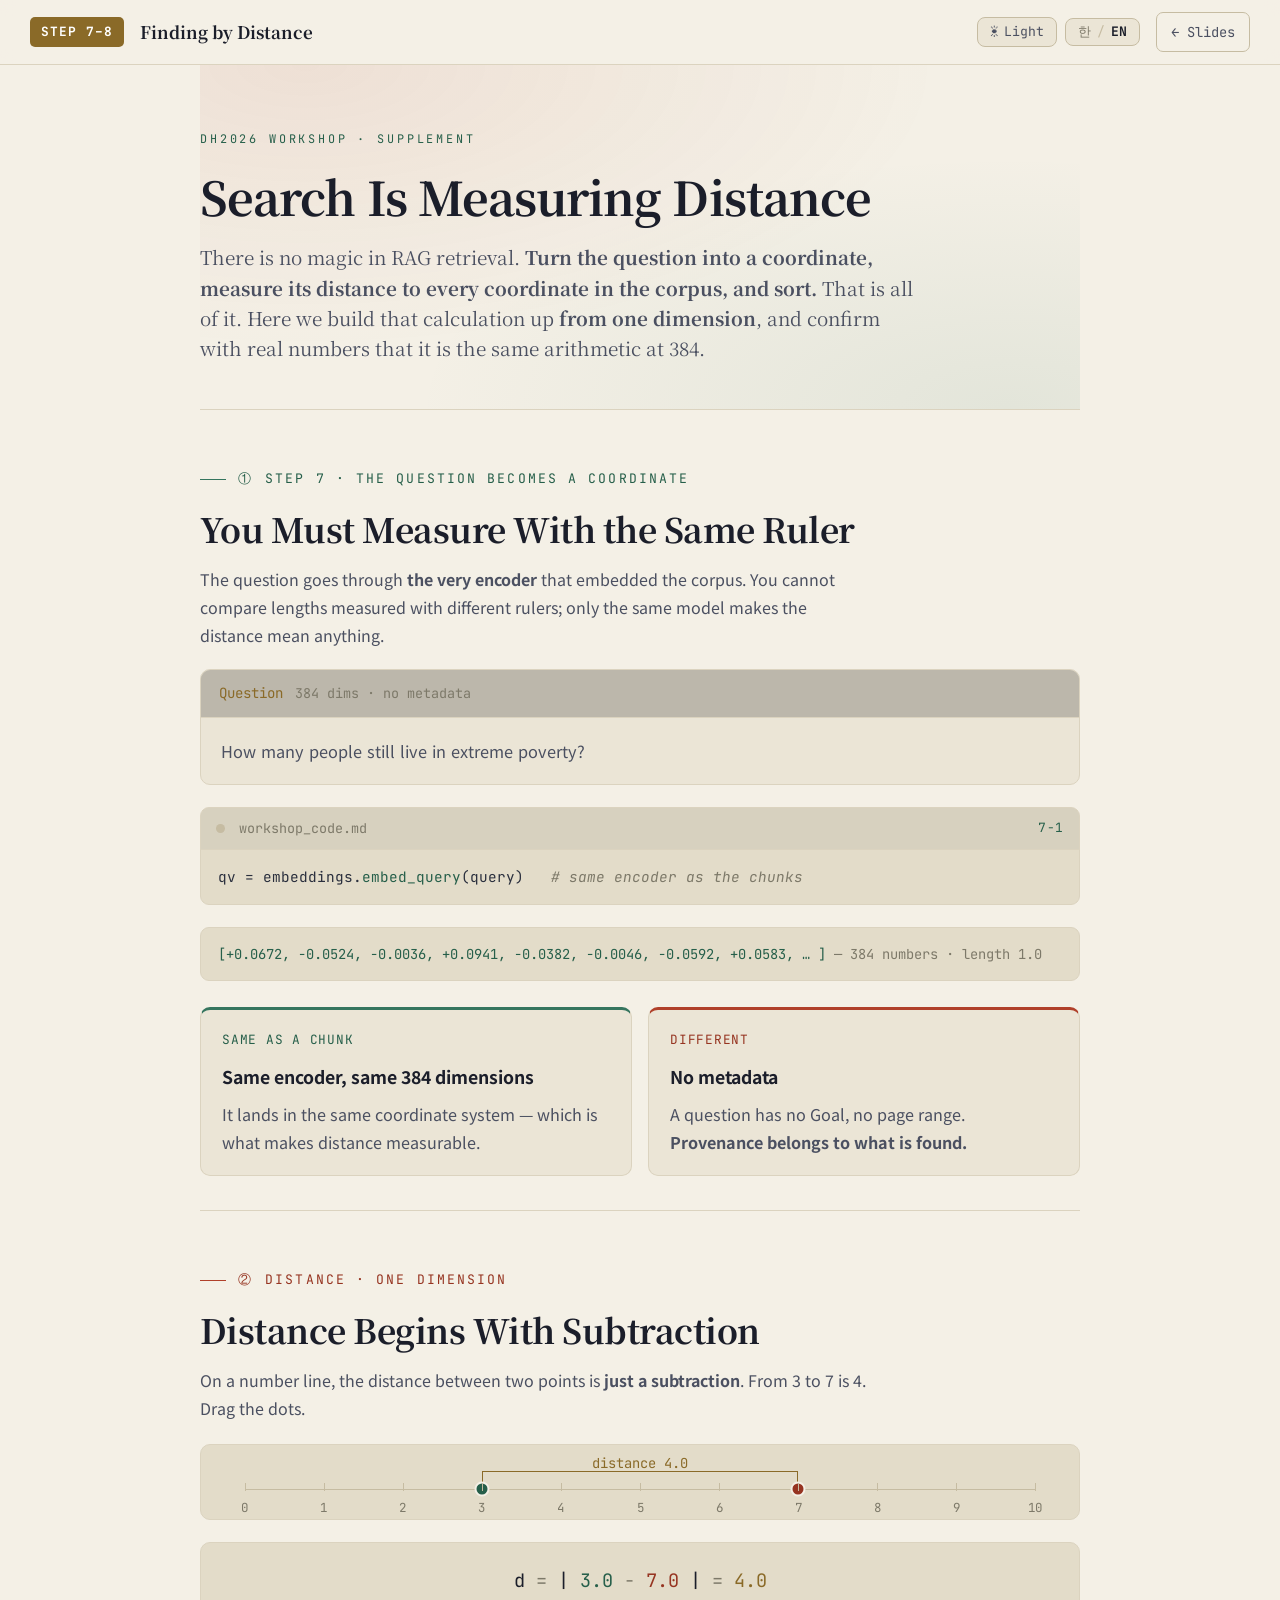
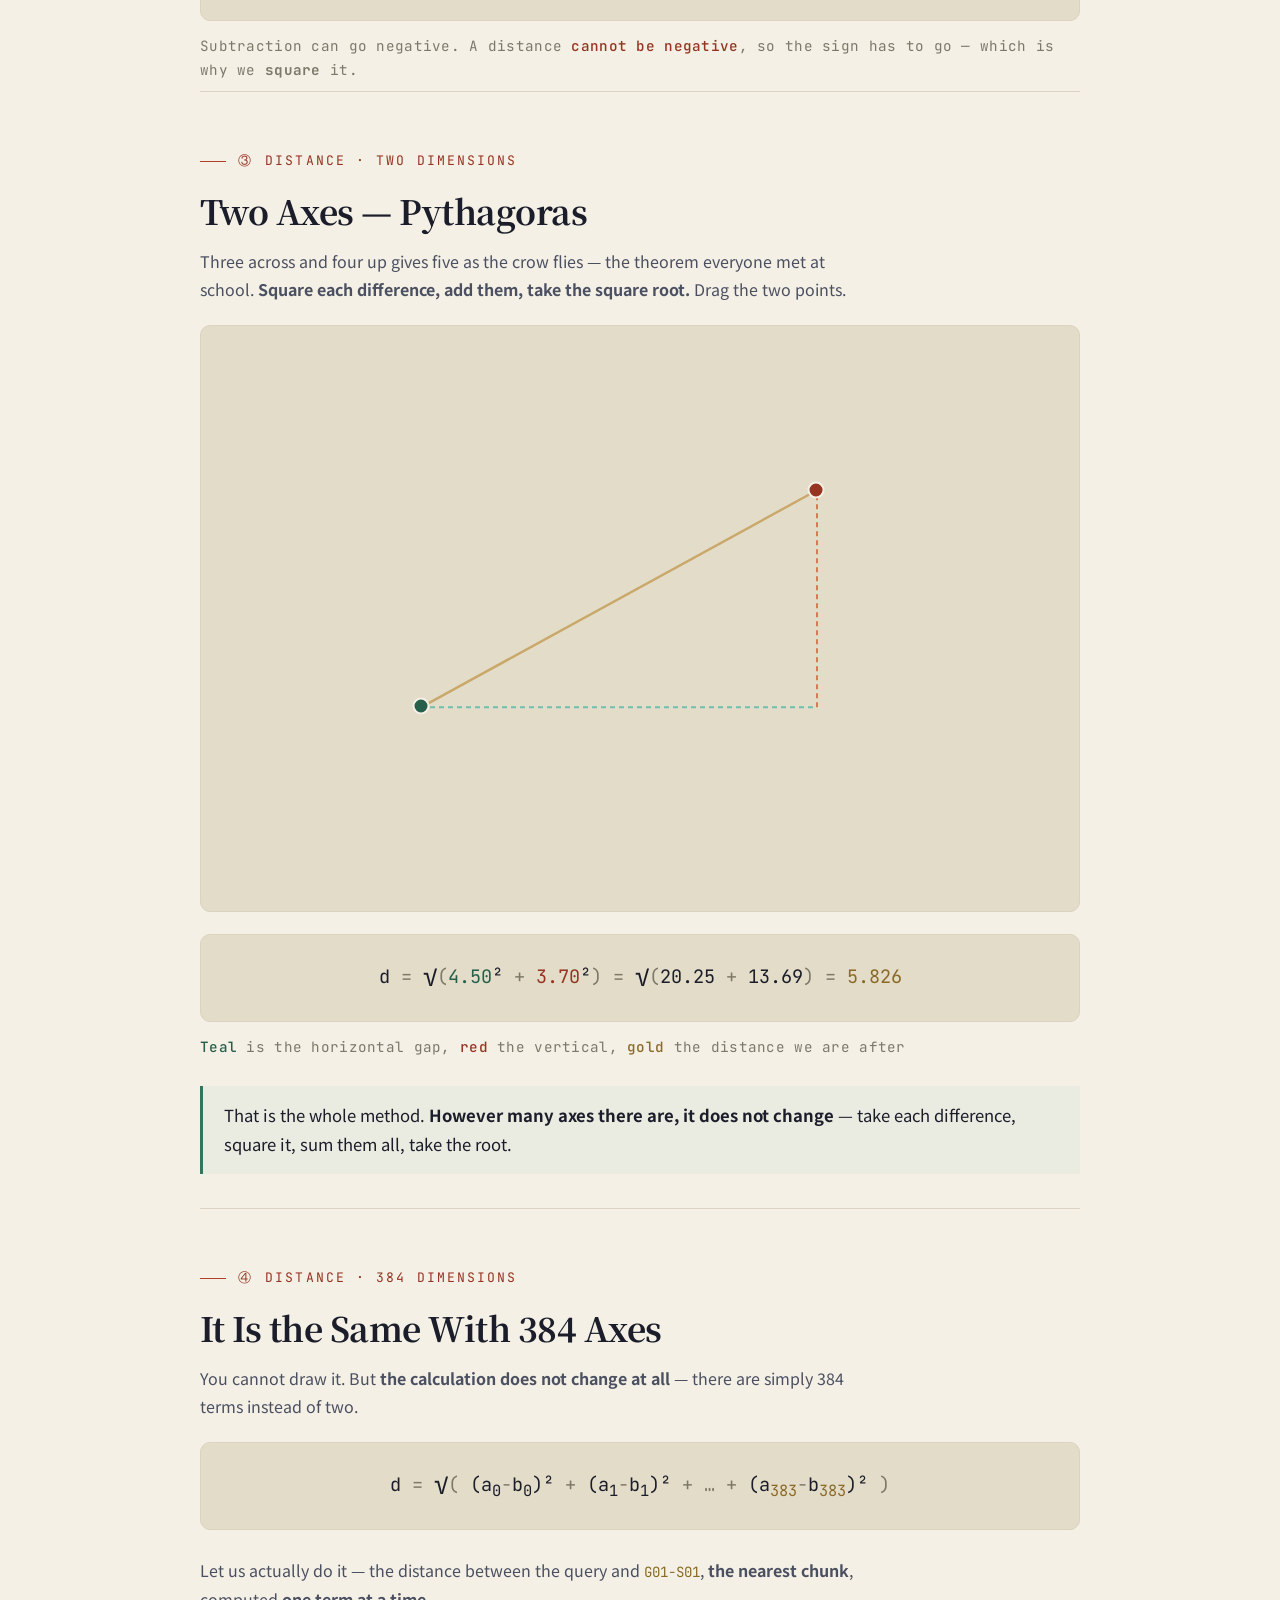
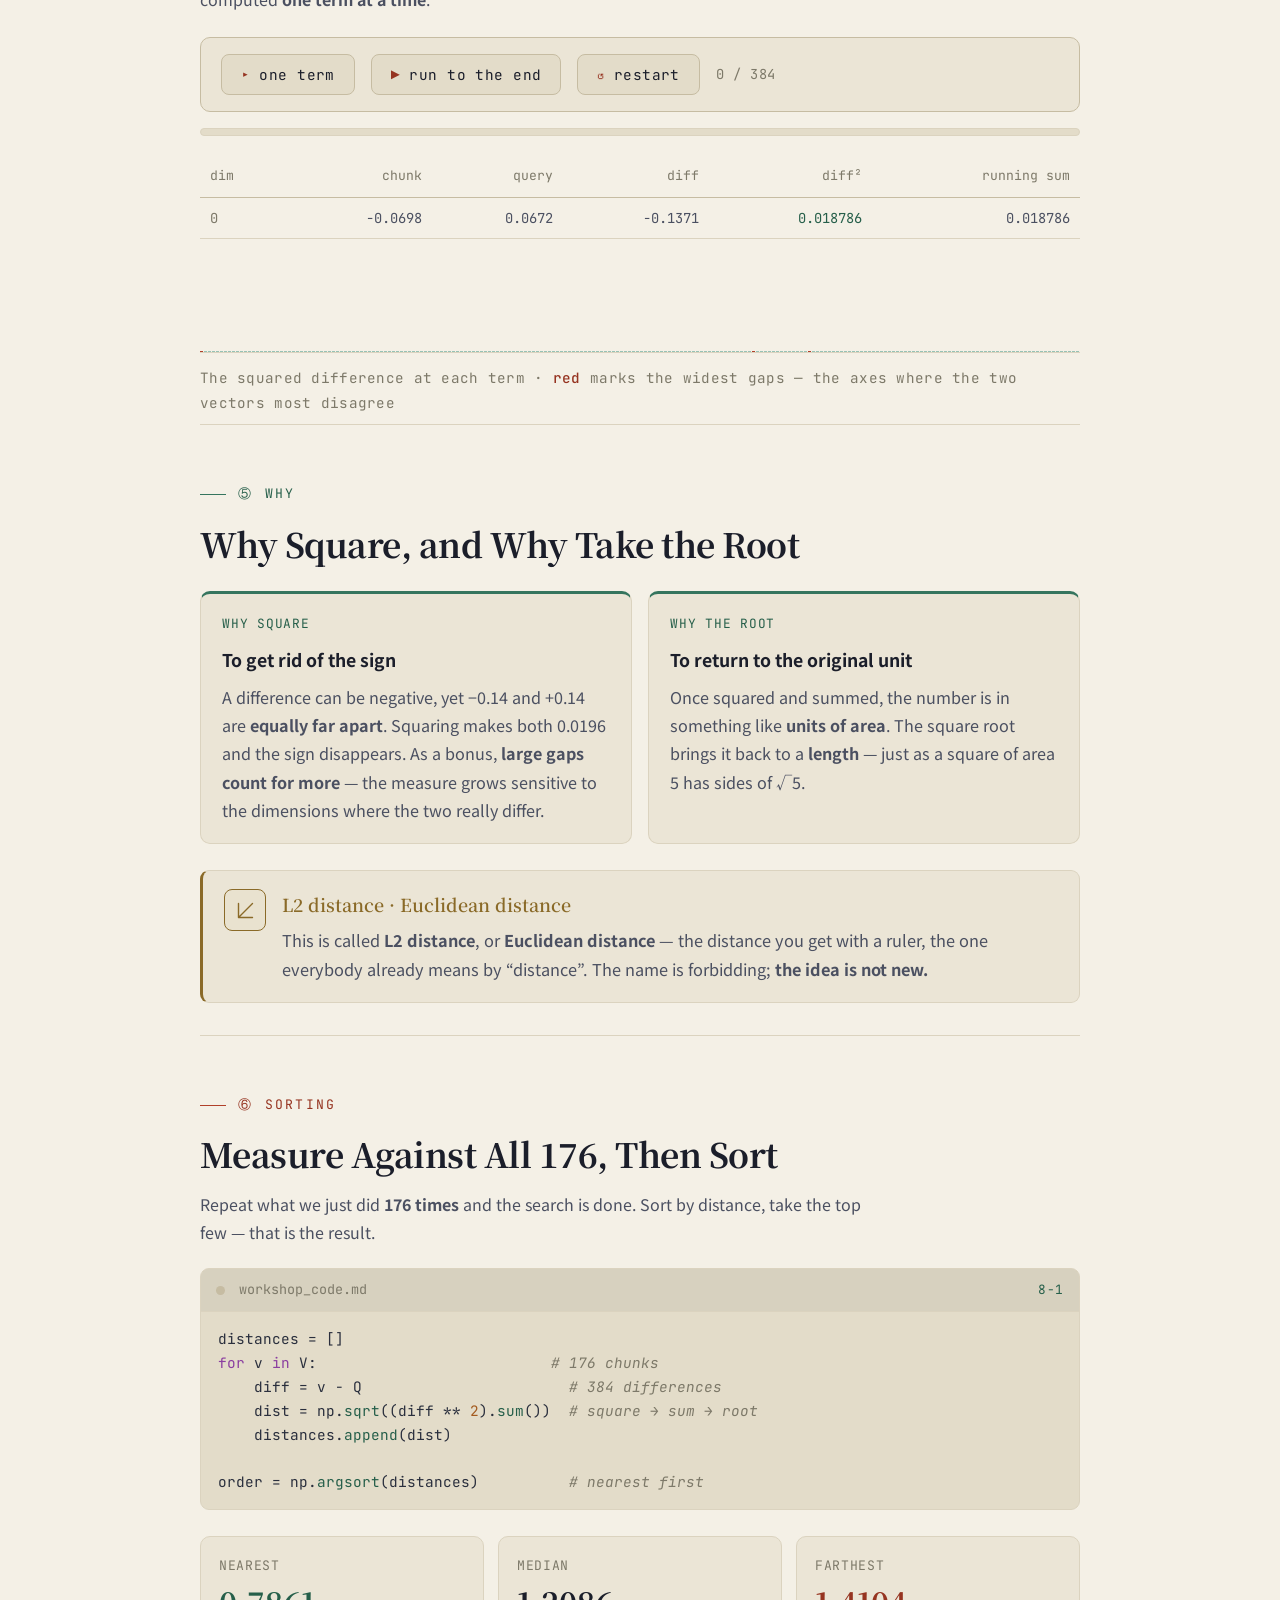
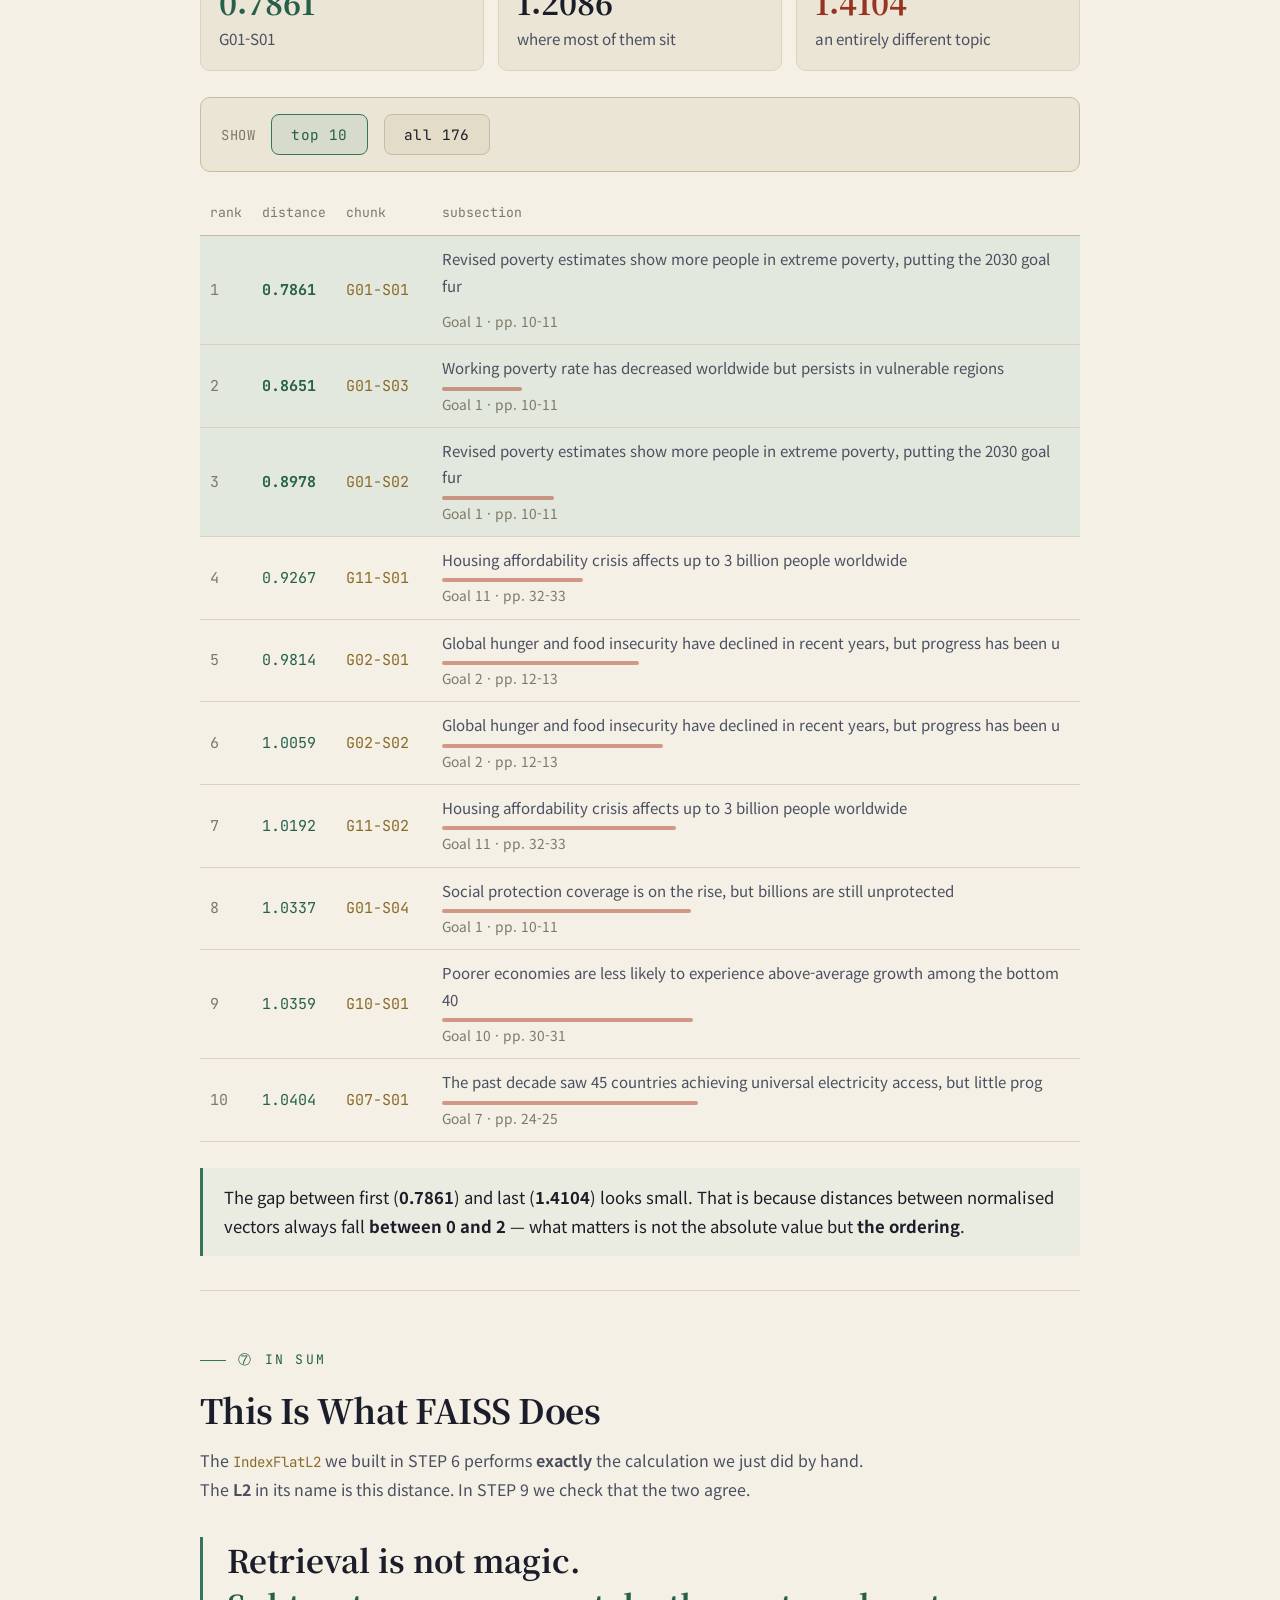
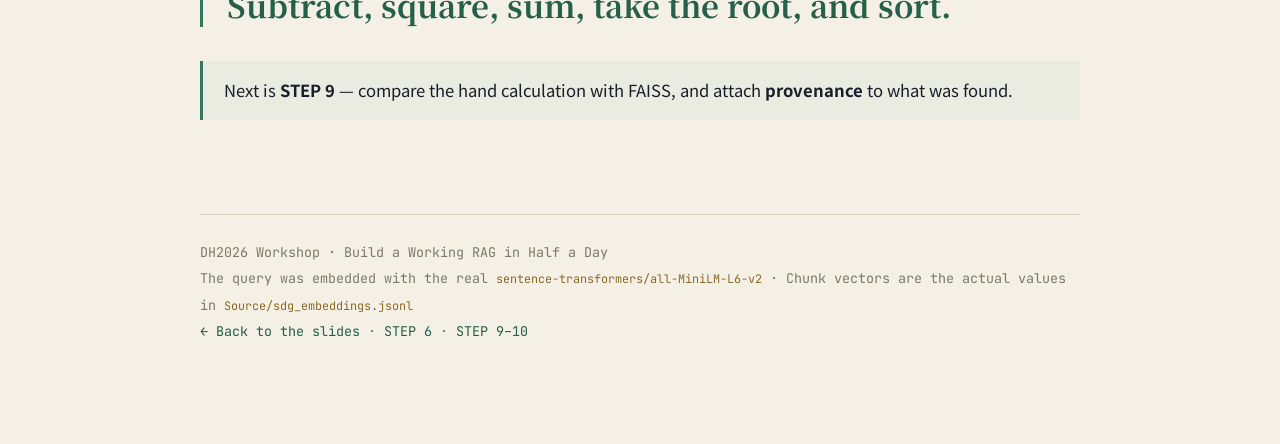
<file: Workshop_RAG/html/step08_distance.html>
<!DOCTYPE html>
<html lang="ko">
<head>
<meta charset="UTF-8">
<meta name="viewport" content="width=device-width, initial-scale=1.0">
<title>거리로 찾는다 · Finding by Distance — DH2026</title>
<link rel="preconnect" href="https://fonts.googleapis.com">
<link rel="preconnect" href="https://fonts.gstatic.com" crossorigin>
<link href="https://fonts.googleapis.com/css2?family=Noto+Serif+KR:wght@400;600;700&family=Noto+Sans+KR:wght@300;400;500;700&family=JetBrains+Mono:wght@400;500;700&display=swap" rel="stylesheet">
<link rel="stylesheet" href="theme.css">
<script src="ui.js"></script>
<style>
  .formula{font-family:var(--mono);text-align:center;padding:22px 18px;margin:22px 0 0;
    border:1px solid var(--line);border-radius:10px;background:var(--ink-3);
    font-size:1.16rem;color:var(--paper);overflow-x:auto}
  .formula .op{color:var(--paper-faint)}
  .formula .hl{color:var(--gold)}
  .formula .big{font-size:1.5rem;vertical-align:-3px}

  .line1{position:relative;height:76px;margin:22px 0 0;border:1px solid var(--line);
    border-radius:10px;background:var(--ink-3)}
  .line1 .ax{position:absolute;left:5%;right:5%;top:44px;height:1px;background:var(--line-soft)}
  .line1 .tick{position:absolute;top:38px;width:1px;height:8px;background:var(--line-soft)}
  .line1 .tl2{position:absolute;top:52px;transform:translateX(-50%);font-family:var(--mono);
    font-size:.78rem;color:var(--paper-faint)}
  .line1 .dot{position:absolute;top:44px;width:15px;height:15px;border-radius:50%;
    transform:translate(-50%,-50%);cursor:grab;border:2px solid var(--ink)}
  .line1 .dot.a{background:var(--teal-soft)} .line1 .dot.b{background:var(--cinnabar-soft)}
  .line1 .span{position:absolute;top:26px;height:12px;border-left:1px solid var(--gold);
    border-right:1px solid var(--gold);border-top:1px solid var(--gold)}
  .line1 .spanl{position:absolute;top:6px;transform:translateX(-50%);font-family:var(--mono);
    font-size:.86rem;color:var(--gold)}

  .plane{position:relative;width:100%;aspect-ratio:3/2;border:1px solid var(--line);
    border-radius:10px;background:var(--ink-3);margin:22px 0 0;overflow:hidden;touch-action:none}
  .plane svg{position:absolute;inset:0;width:100%;height:100%}
  .plane .pt{position:absolute;width:17px;height:17px;border-radius:50%;transform:translate(-50%,-50%);
    cursor:grab;border:2px solid var(--ink);z-index:5}
  .plane .pt.a{background:var(--teal-soft)} .plane .pt.b{background:var(--cinnabar-soft)}

  .terms{width:100%;border-collapse:collapse;margin:20px 0 0;font-family:var(--mono);font-size:.86rem}
  .terms th{padding:9px 10px;border-bottom:1px solid var(--line-soft);color:var(--paper-faint);
    font-weight:400;font-size:.82rem;text-align:right}
  .terms td{padding:8px 10px;border-bottom:1px solid var(--line);text-align:right;color:var(--paper-dim)}
  .terms td:first-child,.terms th:first-child{text-align:left;color:var(--paper-faint)}
  .terms tr.now td{background:rgba(201,168,106,.16);color:var(--paper)}
  .terms tr.now td.s{color:var(--gold)}
  .terms td.s{color:var(--teal-soft)}
  .terms tr.sumrow td{border-top:2px solid var(--line-soft);color:var(--gold);font-size:.98rem;padding-top:12px}

  .prog{height:8px;border-radius:4px;background:var(--ink-3);border:1px solid var(--line);
    overflow:hidden;margin:16px 0 0}
  .prog .f{height:100%;background:linear-gradient(90deg,var(--teal),var(--gold));width:0;transition:width .25s ease}

  .bars{display:flex;align-items:flex-end;gap:1px;height:96px;margin:18px 0 0;
    border-bottom:1px solid var(--line);overflow-x:auto}
  .bars .b{flex:0 0 3px;background:rgba(74,157,142,.55);min-height:1px}
  .bars .b.big{background:var(--cinnabar)}

  .rank{width:100%;border-collapse:collapse;margin:20px 0 0}
  .rank th{padding:10px;border-bottom:1px solid var(--line-soft);color:var(--paper-faint);
    font-family:var(--mono);font-size:.82rem;font-weight:400;text-align:left}
  .rank td{padding:10px;border-bottom:1px solid var(--line);font-size:.94rem;color:var(--paper-dim)}
  .rank td.n{font-family:var(--mono);color:var(--paper-faint);width:44px}
  .rank td.d{font-family:var(--mono);color:var(--teal-soft);width:84px}
  .rank td.i{font-family:var(--mono);color:var(--gold);width:96px}
  .rank tr.top3 td{background:rgba(74,157,142,.1)}
  .rank tr.top3 td.d{font-weight:700}
  .rank .bar{display:block;height:4px;border-radius:2px;background:var(--cinnabar);margin-top:5px;opacity:.5}
</style>
</head>
<body>

<div class="topbar">
  <span class="step">STEP 7–8</span>
  <span class="brand"><span lang="ko">거리로 찾는다</span><span lang="en">Finding by Distance</span></span>
  <a class="back" href="../index.html#step8">← <span lang="ko">발표자료</span><span lang="en">Slides</span></a>
</div>

<div class="wrap">

  <div class="hero">
    <div class="kicker">DH2026 Workshop · <span lang="ko">보조자료</span><span lang="en">Supplement</span></div>
    <h1><span lang="ko">검색은 거리를 재는 일이다</span><span lang="en">Search Is Measuring Distance</span></h1>
    <div class="sub"><span lang="ko">RAG의 검색에는 마법이 없다. <b>질문을 좌표로 바꾸고, 자료의 좌표들과 거리를 재고, 가까운 순으로 줄 세운다.</b> 그게 전부다. 여기서는 그 거리 계산을 <b>1차원부터</b> 차근차근 쌓아 올려, 384차원에서도 똑같은 산수라는 것을 실제 숫자로 확인한다.</span><span lang="en">There is no magic in RAG retrieval. <b>Turn the question into a coordinate, measure its distance to every coordinate in the corpus, and sort.</b> That is all of it. Here we build that calculation up <b>from one dimension</b>, and confirm with real numbers that it is the same arithmetic at 384.</span></div>
  </div>

  <section>
    <div class="eyebrow teal">① <span lang="ko">STEP 7 · 질문도 좌표가 된다</span><span lang="en">STEP 7 · The question becomes a coordinate</span></div>
    <h2><span lang="ko">같은 자로 재야 비교할 수 있다</span><span lang="en">You Must Measure With the Same Ruler</span></h2>
    <p><span lang="ko">자료를 임베딩한 <b>바로 그 인코더</b>로 질문도 임베딩한다. 다른 자로 잰 길이를 비교할 수 없듯, 같은 모델을 써야 거리가 의미를 갖는다.</span><span lang="en">The question goes through <b>the very encoder</b> that embedded the corpus. You cannot compare lengths measured with different rulers; only the same model makes the distance mean anything.</span></p>

    <div class="chunkbox">
      <div class="head"><span class="cid"><span lang="ko">질문</span><span lang="en">Question</span></span>
        <span class="meta">384<span lang="ko">차원 · 메타데이터 없음</span><span lang="en"> dims · no metadata</span></span></div>
      <div class="body">How many people still live in extreme poverty?</div>
    </div>

    <div class="code">
      <div class="code-bar"><span class="dot"></span><span class="fname">workshop_code.md</span><span class="cell">7-1</span></div>
<pre>qv = embeddings.<span class="c-fn">embed_query</span>(query)   <span class="c-com"># <span lang="ko">청크와 같은 인코더</span><span lang="en">same encoder as the chunks</span></span></pre>
    </div>

    <div style="font-family:var(--mono);font-size:.86rem;color:var(--teal-soft);
      padding:14px 17px;border:1px solid var(--line);border-radius:9px;background:var(--ink-3);margin-top:6px">
      [+0.0672, -0.0524, -0.0036, +0.0941, -0.0382, -0.0046, -0.0592, +0.0583, … ]
      <span style="color:var(--paper-faint)"> — <span lang="ko">총 384개 · 길이 1.0</span><span lang="en">384 numbers · length 1.0</span></span>
    </div>

    <div class="contrast">
      <div class="box good">
        <div class="tag"><span lang="ko">청크와 같은 점</span><span lang="en">Same as a chunk</span></div>
        <h4><span lang="ko">같은 인코더 · 같은 384차원</span><span lang="en">Same encoder, same 384 dimensions</span></h4>
        <p><span lang="ko">같은 좌표계 위에 놓인다. 그래야 사이의 거리를 잴 수 있다.</span><span lang="en">It lands in the same coordinate system — which is what makes distance measurable.</span></p>
      </div>
      <div class="box bad">
        <div class="tag"><span lang="ko">다른 점</span><span lang="en">Different</span></div>
        <h4><span lang="ko">메타데이터가 없다</span><span lang="en">No metadata</span></h4>
        <p><span lang="ko">질문에는 Goal도 쪽수도 없다. <b>전거는 찾아낸 쪽에만 있다.</b></span><span lang="en">A question has no Goal, no page range. <b>Provenance belongs to what is found.</b></span></p>
      </div>
    </div>
  </section>

  <section>
    <div class="eyebrow">② <span lang="ko">거리 · 1차원</span><span lang="en">Distance · one dimension</span></div>
    <h2><span lang="ko">거리는 “빼기”에서 시작한다</span><span lang="en">Distance Begins With Subtraction</span></h2>
    <p><span lang="ko">수직선 위의 두 점 사이 거리는 <b>빼면 끝</b>이다. 3과 7의 거리는 4. 점을 끌어서 움직여 보라.</span><span lang="en">On a number line, the distance between two points is <b>just a subtraction</b>. From 3 to 7 is 4. Drag the dots.</span></p>

    <div class="line1" id="line1">
      <div class="ax"></div><div class="span" id="l1span"></div><div class="spanl" id="l1lab"></div>
      <div class="dot a" id="l1a"></div><div class="dot b" id="l1b"></div>
    </div>
    <div class="formula" id="f1"></div>
    <div class="cap"><span lang="ko">빼면 음수가 나올 수 있다. 거리는 <span class="cin">음수일 수 없으므로</span> 부호를 없애야 한다 — 그래서 <b>제곱</b>한다.</span><span lang="en">Subtraction can go negative. A distance <span class="cin">cannot be negative</span>, so the sign has to go — which is why we <b>square</b> it.</span></div>
  </section>

  <section>
    <div class="eyebrow">③ <span lang="ko">거리 · 2차원</span><span lang="en">Distance · two dimensions</span></div>
    <h2><span lang="ko">축이 둘이면 — 피타고라스</span><span lang="en">Two Axes — Pythagoras</span></h2>
    <p><span lang="ko">가로로 3, 세로로 4 떨어져 있으면 직선 거리는 5다. 중학교에서 배운 그것이다. <b>가로차와 세로차를 각각 제곱해 더하고, 제곱근을 취한다.</b> 두 점을 끌어 움직여 보라.</span><span lang="en">Three across and four up gives five as the crow flies — the theorem everyone met at school. <b>Square each difference, add them, take the square root.</b> Drag the two points.</span></p>

    <div class="plane" id="plane">
      <svg id="psvg"></svg><div class="pt a" id="pa"></div><div class="pt b" id="pb"></div>
    </div>
    <div class="formula" id="f2"></div>
    <div class="cap" id="cap2"></div>

    <div class="summary teal"><span lang="ko">여기까지가 전부다. <b>축이 몇 개든 방법은 같다</b> — 축마다 차이를 구해 제곱하고, 전부 더하고, 제곱근을 취한다.</span><span lang="en">That is the whole method. <b>However many axes there are, it does not change</b> — take each difference, square it, sum them all, take the root.</span></div>
  </section>

  <section>
    <div class="eyebrow">④ <span lang="ko">거리 · 384차원</span><span lang="en">Distance · 384 dimensions</span></div>
    <h2><span lang="ko">축이 384개여도 똑같다</span><span lang="en">It Is the Same With 384 Axes</span></h2>
    <p><span lang="ko">그림은 못 그린다. 하지만 <b>계산은 조금도 달라지지 않는다.</b> 항이 2개에서 384개로 늘어날 뿐이다.</span><span lang="en">You cannot draw it. But <b>the calculation does not change at all</b> — there are simply 384 terms instead of two.</span></p>

    <div class="formula">
      d <span class="op">=</span> <span class="big">√</span><span class="op">(</span>
      (a<sub>0</sub><span class="op">−</span>b<sub>0</sub>)² <span class="op">+</span>
      (a<sub>1</sub><span class="op">−</span>b<sub>1</sub>)² <span class="op">+</span>
      <span class="op">…</span> <span class="op">+</span>
      (a<sub><span class="hl">383</span></sub><span class="op">−</span>b<sub><span class="hl">383</span></sub>)²
      <span class="op">)</span>
    </div>

    <p style="margin-top:26px"><span lang="ko">실제로 해 보자. 질문 벡터와 <b>1등으로 뽑힌 청크</b> <code>G01-S01</code>의 거리를 <b>한 항씩</b> 계산한다.</span><span lang="en">Let us actually do it — the distance between the query and <code>G01-S01</code>, <b>the nearest chunk</b>, computed <b>one term at a time</b>.</span></p>

    <div class="controls">
      <button class="btn" id="stepBtn"><span class="ic">▸</span><span id="stepBtnL"></span></button>
      <button class="btn" id="fastBtn"><span class="ic">▶</span><span id="fastBtnL"></span></button>
      <button class="btn" id="resetBtn"><span class="ic">↺</span><span id="resetBtnL"></span></button>
      <span class="lbl" id="stepLbl">0 / 384</span>
    </div>
    <div class="prog"><div class="f" id="prog"></div></div>

    <table class="terms" id="terms"></table>

    <div class="bars" id="bars"></div>
    <div class="cap" id="capBars"></div>

    <div class="summary gold" id="finalNote" style="display:none"></div>
  </section>

  <section>
    <div class="eyebrow teal">⑤ <span lang="ko">이유</span><span lang="en">Why</span></div>
    <h2><span lang="ko">왜 제곱하고, 왜 제곱근인가</span><span lang="en">Why Square, and Why Take the Root</span></h2>

    <div class="contrast">
      <div class="box good">
        <div class="tag"><span lang="ko">제곱하는 이유</span><span lang="en">Why square</span></div>
        <h4><span lang="ko">부호를 없애기 위해</span><span lang="en">To get rid of the sign</span></h4>
        <p><span lang="ko">차이는 음수일 수 있다. −0.14와 +0.14는 <b>벌어진 정도가 같다.</b> 제곱하면 둘 다 0.0196이 되어 부호가 사라진다. 덤으로 <b>큰 차이가 더 크게 반영</b>된다 — 조금 다른 것보다 많이 다른 것에 민감해진다.</span><span lang="en">A difference can be negative, yet −0.14 and +0.14 are <b>equally far apart</b>. Squaring makes both 0.0196 and the sign disappears. As a bonus, <b>large gaps count for more</b> — the measure grows sensitive to the dimensions where the two really differ.</span></p>
      </div>
      <div class="box good">
        <div class="tag"><span lang="ko">제곱근을 취하는 이유</span><span lang="en">Why the root</span></div>
        <h4><span lang="ko">원래 단위로 되돌리려고</span><span lang="en">To return to the original unit</span></h4>
        <p><span lang="ko">제곱해서 더한 값은 <b>넓이 같은 단위</b>가 되어 버린다. 제곱근을 취해야 다시 <b>길이</b>가 된다. 넓이 5인 정사각형의 한 변이 √5인 것과 같다.</span><span lang="en">Once squared and summed, the number is in something like <b>units of area</b>. The square root brings it back to a <b>length</b> — just as a square of area 5 has sides of √5.</span></p>
      </div>
    </div>

    <div class="analogy">
      <div class="seal"><svg viewBox="0 0 24 24"><path d="M4 20L20 4M4 20h16M4 20V4"/></svg></div>
      <div>
        <span class="term"><span lang="ko">L2 거리 · 유클리드 거리</span><span lang="en">L2 distance · Euclidean distance</span></span>
        <p><span lang="ko">이 방식을 <b>L2 거리</b> 또는 <b>유클리드 거리</b>라 부른다. 자로 재는 그 거리, 우리가 평소에 “거리”라고 부르는 바로 그것이다. 이름이 어려워 보일 뿐 <b>새로운 개념이 아니다.</b></span><span lang="en">This is called <b>L2 distance</b>, or <b>Euclidean distance</b> — the distance you get with a ruler, the one everybody already means by “distance”. The name is forbidding; <b>the idea is not new.</b></span></p>
      </div>
    </div>
  </section>

  <section>
    <div class="eyebrow">⑥ <span lang="ko">정렬</span><span lang="en">Sorting</span></div>
    <h2><span lang="ko">176개 전부와 재고, 줄 세운다</span><span lang="en">Measure Against All 176, Then Sort</span></h2>
    <p><span lang="ko">방금 한 계산을 <b>176번</b> 반복하면 검색이 끝난다. 가까운 순으로 정렬해 위에서 몇 개를 가져오면 그것이 검색 결과다.</span><span lang="en">Repeat what we just did <b>176 times</b> and the search is done. Sort by distance, take the top few — that is the result.</span></p>

    <div class="code">
      <div class="code-bar"><span class="dot"></span><span class="fname">workshop_code.md</span><span class="cell">8-1</span></div>
<pre>distances = []
<span class="c-kw">for</span> v <span class="c-kw">in</span> V:                          <span class="c-com"># <span lang="ko">청크 176개</span><span lang="en">176 chunks</span></span>
    diff = v - Q                       <span class="c-com"># <span lang="ko">384개의 차이</span><span lang="en">384 differences</span></span>
    dist = np.<span class="c-fn">sqrt</span>((diff ** <span class="c-num">2</span>).<span class="c-fn">sum</span>())  <span class="c-com"># <span lang="ko">제곱 → 합 → 제곱근</span><span lang="en">square → sum → root</span></span>
    distances.<span class="c-fn">append</span>(dist)

order = np.<span class="c-fn">argsort</span>(distances)          <span class="c-com"># <span lang="ko">가까운 순으로</span><span lang="en">nearest first</span></span></pre>
    </div>

    <div class="stats">
      <div class="stat"><div class="k"><span lang="ko">가장 가까움</span><span lang="en">Nearest</span></div>
        <div class="v tl">0.7861</div><div class="d">G01-S01</div></div>
      <div class="stat"><div class="k"><span lang="ko">중앙값</span><span lang="en">Median</span></div>
        <div class="v">1.2086</div><div class="d"><span lang="ko">대부분 이 언저리</span><span lang="en">where most of them sit</span></div></div>
      <div class="stat"><div class="k"><span lang="ko">가장 멂</span><span lang="en">Farthest</span></div>
        <div class="v cin">1.4104</div><div class="d"><span lang="ko">주제가 전혀 다르다</span><span lang="en">an entirely different topic</span></div></div>
    </div>

    <div class="controls">
      <span class="lbl" id="showLbl"></span>
      <button class="btn on" id="bTop"></button>
      <button class="btn" id="bAll"></button>
    </div>
    <table class="rank" id="rank"></table>

    <div class="summary teal"><span lang="ko">1등 <b>0.7861</b>과 꼴찌 <b>1.4104</b>의 차이는 크지 않아 보인다. 정규화된 벡터의 거리는 <b>0에서 2 사이</b>에 놓이기 때문이다 — 중요한 것은 절댓값이 아니라 <b>순서</b>다.</span><span lang="en">The gap between first (<b>0.7861</b>) and last (<b>1.4104</b>) looks small. That is because distances between normalised vectors always fall <b>between 0 and 2</b> — what matters is not the absolute value but <b>the ordering</b>.</span></div>
  </section>

  <section>
    <div class="eyebrow teal">⑦ <span lang="ko">정리</span><span lang="en">In sum</span></div>
    <h2><span lang="ko">FAISS가 하는 일이 이것이다</span><span lang="en">This Is What FAISS Does</span></h2>
    <p><span lang="ko">STEP 6에서 만든 <code>IndexFlatL2</code>가 하는 계산이 방금 우리가 손으로 한 것과 <b>완전히 같다.</b> 이름의 <b>L2</b>가 바로 이 거리다. STEP 9에서 두 결과가 일치하는지 직접 확인한다.</span><span lang="en">The <code>IndexFlatL2</code> we built in STEP 6 performs <b>exactly</b> the calculation we just did by hand. The <b>L2</b> in its name is this distance. In STEP 9 we check that the two agree.</span></p>

    <div class="pull teal"><span lang="ko">검색은 마법이 아니다.<br><span class="accent">빼고, 제곱하고, 더하고, 제곱근을 취한 뒤, 줄 세우는 일</span>이다.</span><span lang="en">Retrieval is not magic.<br><span class="accent">Subtract, square, sum, take the root, and sort.</span></span></div>

    <div class="summary teal"><span lang="ko">다음은 <b>STEP 9</b> — 손계산과 FAISS를 대조하고, 찾아낸 결과에 <b>전거</b>를 붙인다.</span><span lang="en">Next is <b>STEP 9</b> — compare the hand calculation with FAISS, and attach <b>provenance</b> to what was found.</span></div>
  </section>

  <div class="foot">
  DH2026 Workshop · Build a Working RAG in Half a Day<br>
  <span lang="ko">질의 벡터는 <code>sentence-transformers/all-MiniLM-L6-v2</code>로 실제 임베딩 · 청크 벡터는 <code>Source/sdg_embeddings.jsonl</code>의 실제 값</span><span lang="en">The query was embedded with the real <code>sentence-transformers/all-MiniLM-L6-v2</code> · Chunk vectors are the actual values in <code>Source/sdg_embeddings.jsonl</code></span><br>
  <a href="../index.html#step8">← <span lang="ko">발표자료로 돌아가기</span><span lang="en">Back to the slides</span></a>
   · <a href="step06_vectordb.html">STEP 6</a> · <a href="step10_answer.html">STEP 9–10</a>
</div>
</div>

<script>
const D = {"query": "How many people still live in extreme poverty?", "dim": 384, "n": 176, "qvec": [0.0672, -0.0524, -0.0036, 0.0941, -0.0382, -0.0046, -0.0592, 0.0583, -0.0708, 0.0126, 0.0826, 0.0238, 0.0725, -0.0244, -0.029, -0.0112, -0.0177, -0.0707, 0.0176, -0.0067, -0.0369, -0.0253, -0.0095, -0.0415, 0.0791, -0.0256, -0.0102, -0.0136, 0.0237, 0.0313, 0.0102, 0.0182, 0.0472, 0.0451, 0.0647, 0.0185, 0.096, -0.0042, -0.0433, -0.0195, 0.0609, -0.0477, -0.0625, -0.0937, 0.0471, -0.0426, -0.0083, -0.0132, -0.0101, -0.0237, 0.0252, 0.0718, 0.0206, 0.0071, 0.0538, -0.0448, 0.0122, -0.0138, 0.0222, 0.0186, 0.0571, 0.0408, -0.0162, 0.0035, 0.109, 0.0557, 0.0104, 0.0011, -0.0282, 0.0535, -0.0376, -0.0189, 0.0037, 0.0195, 0.0071, -0.0857, 0.0056, 0.0237, -0.0458, 0.0031, 0.0729, -0.0259, -0.0425, -0.0064, 0.0009, 0.0556, 0.006, 0.0095, 0.0563, -0.0581, -0.0222, 0.0753, 0.0384, 0.0679, -0.0222, 0.0309, -0.0152, -0.0603, -0.1122, 0.0271, -0.1406, -0.0457, 0.1318, -0.0727, -0.0092, -0.0386, -0.0194, 0.0321, -0.0713, 0.0286, -0.046, 0.0209, -0.0151, 0.0215, 0.0065, -0.1591, 0.0552, -0.0117, -0.0163, 0.065, 0.0233, 0.0769, -0.0673, 0.0757, 0.0154, 0.052, -0.0696, -0.0, 0.093, -0.1148, 0.037, 0.0352, -0.0797, -0.0291, -0.0207, 0.0197, -0.0024, 0.0385, 0.0993, -0.1092, 0.0216, 0.0614, 0.0762, -0.0165, -0.0416, -0.0497, -0.0569, 0.0329, -0.0326, 0.0715, 0.004, 0.0125, -0.0103, 0.0372, 0.0532, -0.0318, 0.051, -0.0053, 0.0351, -0.0039, -0.0205, -0.0799, -0.0088, 0.0429, -0.0025, 0.0464, -0.0264, -0.0156, -0.0773, -0.0069, 0.1026, -0.0402, 0.0551, 0.0264, 0.1033, -0.0269, -0.0674, 0.0279, -0.0516, 0.0196, -0.1173, -0.0105, 0.0027, -0.0778, -0.0524, -0.0298, -0.0089, 0.0073, -0.0433, -0.0664, -0.0124, -0.0167, 0.0875, 0.0846, -0.0161, 0.0187, -0.0562, 0.0768, 0.0292, -0.017, -0.0277, 0.0027, -0.023, 0.0438, 0.0483, 0.0076, 0.0188, 0.0047, 0.0157, 0.0194, 0.0416, 0.0179, 0.0881, 0.1207, -0.0416, -0.0047, 0.0612, -0.0873, 0.0068, -0.054, -0.0021, -0.0399, -0.0699, -0.0, -0.0546, 0.0475, 0.0167, 0.0091, 0.0212, -0.046, 0.0691, 0.0337, 0.0115, 0.0899, -0.0128, -0.0066, 0.1432, 0.0484, -0.0236, -0.0111, 0.0039, -0.017, 0.0633, -0.0802, -0.0385, 0.0692, -0.0343, 0.1102, -0.0125, 0.0239, -0.0721, 0.0688, -0.088, -0.1105, 0.0348, 0.042, -0.0519, -0.0774, -0.035, -0.0095, -0.0287, 0.0231, -0.0349, -0.0524, 0.0317, -0.0222, -0.0691, 0.0188, 0.0207, 0.0615, 0.0425, -0.0887, 0.0059, -0.0521, 0.0081, -0.007, 0.0229, 0.0668, 0.0486, -0.0528, 0.0209, -0.0445, -0.0371, -0.0436, -0.0074, 0.0613, -0.0195, 0.0901, 0.0526, -0.0311, -0.0411, -0.0353, -0.0878, -0.0631, 0.1348, -0.1002, -0.031, -0.0678, -0.0466, 0.0128, -0.0415, 0.0878, 0.0171, -0.0018, 0.0178, -0.0712, 0.0356, -0.0567, -0.035, 0.0011, 0.0108, -0.038, -0.0157, 0.0901, -0.1108, -0.0043, 0.0018, -0.0665, 0.0194, -0.0, 0.0908, 0.1333, -0.0167, -0.0636, 0.0399, 0.0215, 0.0563, 0.1066, 0.0689, 0.1069, -0.03, -0.0048, 0.0331, -0.0182, -0.0113, 0.0194, 0.015, -0.0138, -0.0129, -0.0029, 0.0713, 0.0366, -0.0004, -0.0281, 0.0198, -0.0062, 0.003, 0.0182, -0.0209, -0.0248, 0.0162, -0.1, -0.0332, -0.0453, -0.0188, 0.0311, -0.0206, -0.0031, 0.0138, -0.0334, -0.0258, -0.0281, 0.0179, 0.0403, 0.0147, -0.0103, -0.1027, -0.0064, 0.0158, -0.0918, -0.0559, 0.0331, -0.0039, -0.0209, 0.0087, -0.0921, 0.0398, 0.0101, -0.0512, -0.0629, 0.0663, -0.0827, -0.0374, 0.0296], "qnorm": 1.0, "top": {"id": "G01-S01", "head": "Revised poverty estimates show more people in extreme poverty, putting the 2030 goal further out of reach", "terms": [{"k": 0, "c": -0.0698, "q": 0.0672, "d": -0.1371, "s": 0.018786}, {"k": 1, "c": -0.0433, "q": -0.0524, "d": 0.0091, "s": 8.2e-05}, {"k": 2, "c": 0.0213, "q": -0.0036, "d": 0.0249, "s": 0.00062}, {"k": 3, "c": 0.0764, "q": 0.0941, "d": -0.0177, "s": 0.000313}, {"k": 4, "c": 0.0087, "q": -0.0382, "d": 0.0469, "s": 0.002204}, {"k": 5, "c": -0.0009, "q": -0.0046, "d": 0.0037, "s": 1.3e-05}, {"k": 6, "c": -0.1072, "q": -0.0592, "d": -0.048, "s": 0.002303}, {"k": 7, "c": 0.057, "q": 0.0583, "d": -0.0013, "s": 2e-06}, {"k": 8, "c": -0.0717, "q": -0.0708, "d": -0.0009, "s": 1e-06}, {"k": 9, "c": 0.0446, "q": 0.0126, "d": 0.032, "s": 0.001025}, {"k": 10, "c": 0.0207, "q": 0.0826, "d": -0.062, "s": 0.003838}, {"k": 11, "c": -0.0053, "q": 0.0238, "d": -0.0291, "s": 0.000848}, {"k": 12, "c": 0.0122, "q": 0.0725, "d": -0.0602, "s": 0.003629}, {"k": 13, "c": 0.0121, "q": -0.0244, "d": 0.0365, "s": 0.001334}, {"k": 14, "c": -0.0442, "q": -0.029, "d": -0.0152, "s": 0.000232}, {"k": 15, "c": -0.001, "q": -0.0112, "d": 0.0102, "s": 0.000105}, {"k": 16, "c": 0.0258, "q": -0.0177, "d": 0.0435, "s": 0.001888}, {"k": 17, "c": -0.0567, "q": -0.0707, "d": 0.014, "s": 0.000195}, {"k": 18, "c": -0.0484, "q": 0.0176, "d": -0.066, "s": 0.00436}, {"k": 19, "c": -0.0156, "q": -0.0067, "d": -0.0089, "s": 7.9e-05}, {"k": 20, "c": 0.0435, "q": -0.0369, "d": 0.0804, "s": 0.006462}, {"k": 21, "c": -0.0016, "q": -0.0253, "d": 0.0236, "s": 0.000559}, {"k": 22, "c": -0.0277, "q": -0.0095, "d": -0.0182, "s": 0.00033}, {"k": 23, "c": -0.0516, "q": -0.0415, "d": -0.0101, "s": 0.000103}, {"k": 24, "c": -0.0181, "q": 0.0791, "d": -0.0972, "s": 0.00945}, {"k": 25, "c": -0.0325, "q": -0.0256, "d": -0.0069, "s": 4.8e-05}, {"k": 26, "c": -0.0117, "q": -0.0102, "d": -0.0015, "s": 2e-06}, {"k": 27, "c": -0.0067, "q": -0.0136, "d": 0.0068, "s": 4.7e-05}, {"k": 28, "c": -0.0218, "q": 0.0237, "d": -0.0455, "s": 0.002072}, {"k": 29, "c": 0.0919, "q": 0.0313, "d": 0.0606, "s": 0.003673}, {"k": 30, "c": 0.0328, "q": 0.0102, "d": 0.0226, "s": 0.000511}, {"k": 31, "c": 0.0224, "q": 0.0182, "d": 0.0042, "s": 1.7e-05}, {"k": 32, "c": -0.0088, "q": 0.0472, "d": -0.056, "s": 0.003138}, {"k": 33, "c": 0.0263, "q": 0.0451, "d": -0.0188, "s": 0.000354}, {"k": 34, "c": 0.0283, "q": 0.0647, "d": -0.0364, "s": 0.001323}, {"k": 35, "c": 0.0256, "q": 0.0185, "d": 0.007, "s": 5e-05}, {"k": 36, "c": 0.057, "q": 0.096, "d": -0.039, "s": 0.001522}, {"k": 37, "c": 0.0368, "q": -0.0042, "d": 0.041, "s": 0.001683}, {"k": 38, "c": 0.0193, "q": -0.0433, "d": 0.0626, "s": 0.003921}, {"k": 39, "c": -0.0357, "q": -0.0195, "d": -0.0161, "s": 0.00026}, {"k": 40, "c": 0.0885, "q": 0.0609, "d": 0.0276, "s": 0.00076}, {"k": 41, "c": -0.096, "q": -0.0477, "d": -0.0483, "s": 0.002336}, {"k": 42, "c": -0.0871, "q": -0.0625, "d": -0.0246, "s": 0.000603}, {"k": 43, "c": -0.0737, "q": -0.0937, "d": 0.0199, "s": 0.000397}, {"k": 44, "c": 0.0645, "q": 0.0471, "d": 0.0174, "s": 0.000302}, {"k": 45, "c": -0.0322, "q": -0.0426, "d": 0.0105, "s": 0.00011}, {"k": 46, "c": -0.0036, "q": -0.0083, "d": 0.0047, "s": 2.2e-05}, {"k": 47, "c": 0.0541, "q": -0.0132, "d": 0.0673, "s": 0.004529}, {"k": 48, "c": -0.0882, "q": -0.0101, "d": -0.078, "s": 0.00609}, {"k": 49, "c": -0.0186, "q": -0.0237, "d": 0.0051, "s": 2.6e-05}, {"k": 50, "c": 0.0139, "q": 0.0252, "d": -0.0113, "s": 0.000128}, {"k": 51, "c": 0.052, "q": 0.0718, "d": -0.0198, "s": 0.000391}, {"k": 52, "c": 0.0129, "q": 0.0206, "d": -0.0078, "s": 6e-05}, {"k": 53, "c": -0.0256, "q": 0.0071, "d": -0.0327, "s": 0.001068}, {"k": 54, "c": -0.0274, "q": 0.0538, "d": -0.0812, "s": 0.00659}, {"k": 55, "c": -0.002, "q": -0.0448, "d": 0.0429, "s": 0.001838}, {"k": 56, "c": 0.0434, "q": 0.0122, "d": 0.0311, "s": 0.00097}, {"k": 57, "c": -0.0576, "q": -0.0138, "d": -0.0439, "s": 0.001923}, {"k": 58, "c": 0.0198, "q": 0.0222, "d": -0.0024, "s": 6e-06}, {"k": 59, "c": -0.0252, "q": 0.0186, "d": -0.0438, "s": 0.001916}, {"k": 60, "c": -0.0146, "q": 0.0571, "d": -0.0717, "s": 0.005147}, {"k": 61, "c": -0.009, "q": 0.0408, "d": -0.0498, "s": 0.002482}, {"k": 62, "c": 0.0184, "q": -0.0162, "d": 0.0346, "s": 0.001195}, {"k": 63, "c": -0.0038, "q": 0.0035, "d": -0.0073, "s": 5.3e-05}, {"k": 64, "c": 0.1108, "q": 0.109, "d": 0.0018, "s": 3e-06}, {"k": 65, "c": -0.0152, "q": 0.0557, "d": -0.0709, "s": 0.005022}, {"k": 66, "c": 0.0814, "q": 0.0104, "d": 0.071, "s": 0.005037}, {"k": 67, "c": 0.0438, "q": 0.0011, "d": 0.0427, "s": 0.00182}, {"k": 68, "c": -0.05, "q": -0.0282, "d": -0.0217, "s": 0.000472}, {"k": 69, "c": 0.082, "q": 0.0535, "d": 0.0286, "s": 0.000816}, {"k": 70, "c": -0.0139, "q": -0.0376, "d": 0.0237, "s": 0.000562}, {"k": 71, "c": -0.0344, "q": -0.0189, "d": -0.0155, "s": 0.00024}, {"k": 72, "c": 0.01, "q": 0.0037, "d": 0.0063, "s": 3.9e-05}, {"k": 73, "c": -0.0334, "q": 0.0195, "d": -0.0528, "s": 0.002789}, {"k": 74, "c": 0.0328, "q": 0.0071, "d": 0.0257, "s": 0.000662}, {"k": 75, "c": -0.0368, "q": -0.0857, "d": 0.0489, "s": 0.002393}, {"k": 76, "c": 0.0425, "q": 0.0056, "d": 0.0369, "s": 0.001361}, {"k": 77, "c": 0.0174, "q": 0.0237, "d": -0.0063, "s": 3.9e-05}, {"k": 78, "c": -0.0034, "q": -0.0458, "d": 0.0425, "s": 0.001802}, {"k": 79, "c": 0.0056, "q": 0.0031, "d": 0.0025, "s": 6e-06}, {"k": 80, "c": 0.1018, "q": 0.0729, "d": 0.029, "s": 0.000838}, {"k": 81, "c": -0.0025, "q": -0.0259, "d": 0.0233, "s": 0.000545}, {"k": 82, "c": -0.013, "q": -0.0425, "d": 0.0296, "s": 0.000875}, {"k": 83, "c": -0.0385, "q": -0.0064, "d": -0.0321, "s": 0.001029}, {"k": 84, "c": 0.0041, "q": 0.0009, "d": 0.0033, "s": 1.1e-05}, {"k": 85, "c": 0.0391, "q": 0.0556, "d": -0.0165, "s": 0.000272}, {"k": 86, "c": 0.0504, "q": 0.006, "d": 0.0444, "s": 0.001974}, {"k": 87, "c": -0.0072, "q": 0.0095, "d": -0.0167, "s": 0.000279}, {"k": 88, "c": 0.0411, "q": 0.0563, "d": -0.0152, "s": 0.000232}, {"k": 89, "c": -0.0307, "q": -0.0581, "d": 0.0274, "s": 0.000752}, {"k": 90, "c": -0.0578, "q": -0.0222, "d": -0.0357, "s": 0.001271}, {"k": 91, "c": 0.0136, "q": 0.0753, "d": -0.0617, "s": 0.003807}, {"k": 92, "c": 0.0958, "q": 0.0384, "d": 0.0575, "s": 0.003301}, {"k": 93, "c": 0.1579, "q": 0.0679, "d": 0.09, "s": 0.008098}, {"k": 94, "c": -0.0334, "q": -0.0222, "d": -0.0112, "s": 0.000126}, {"k": 95, "c": 0.0291, "q": 0.0309, "d": -0.0018, "s": 3e-06}, {"k": 96, "c": -0.0436, "q": -0.0152, "d": -0.0284, "s": 0.000806}, {"k": 97, "c": -0.1396, "q": -0.0603, "d": -0.0792, "s": 0.006275}, {"k": 98, "c": -0.0622, "q": -0.1122, "d": 0.0499, "s": 0.002495}, {"k": 99, "c": -0.0061, "q": 0.0271, "d": -0.0332, "s": 0.001099}, {"k": 100, "c": -0.0596, "q": -0.1406, "d": 0.081, "s": 0.006567}, {"k": 101, "c": -0.0423, "q": -0.0457, "d": 0.0034, "s": 1.1e-05}, {"k": 102, "c": 0.1407, "q": 0.1318, "d": 0.0088, "s": 7.8e-05}, {"k": 103, "c": -0.0578, "q": -0.0727, "d": 0.0149, "s": 0.000223}, {"k": 104, "c": -0.0125, "q": -0.0092, "d": -0.0033, "s": 1.1e-05}, {"k": 105, "c": -0.0814, "q": -0.0386, "d": -0.0428, "s": 0.00183}, {"k": 106, "c": -0.0264, "q": -0.0194, "d": -0.007, "s": 4.9e-05}, {"k": 107, "c": 0.0009, "q": 0.0321, "d": -0.0312, "s": 0.000972}, {"k": 108, "c": -0.0292, "q": -0.0713, "d": 0.0421, "s": 0.001773}, {"k": 109, "c": 0.0227, "q": 0.0286, "d": -0.0059, "s": 3.5e-05}, {"k": 110, "c": -0.0747, "q": -0.046, "d": -0.0286, "s": 0.000821}, {"k": 111, "c": 0.023, "q": 0.0209, "d": 0.0021, "s": 5e-06}, {"k": 112, "c": -0.0156, "q": -0.0151, "d": -0.0005, "s": 0.0}, {"k": 113, "c": -0.0065, "q": 0.0215, "d": -0.028, "s": 0.000781}, {"k": 114, "c": -0.0073, "q": 0.0065, "d": -0.0138, "s": 0.00019}, {"k": 115, "c": -0.1458, "q": -0.1591, "d": 0.0133, "s": 0.000177}, {"k": 116, "c": -0.0019, "q": 0.0552, "d": -0.0571, "s": 0.003258}, {"k": 117, "c": -0.0078, "q": -0.0117, "d": 0.0039, "s": 1.5e-05}, {"k": 118, "c": -0.0155, "q": -0.0163, "d": 0.0008, "s": 1e-06}, {"k": 119, "c": 0.0568, "q": 0.065, "d": -0.0083, "s": 6.8e-05}, {"k": 120, "c": 0.0168, "q": 0.0233, "d": -0.0065, "s": 4.3e-05}, {"k": 121, "c": 0.0433, "q": 0.0769, "d": -0.0336, "s": 0.001132}, {"k": 122, "c": -0.0305, "q": -0.0673, "d": 0.0368, "s": 0.001355}, {"k": 123, "c": 0.0363, "q": 0.0757, "d": -0.0394, "s": 0.001552}, {"k": 124, "c": 0.0202, "q": 0.0154, "d": 0.0049, "s": 2.4e-05}, {"k": 125, "c": 0.0568, "q": 0.052, "d": 0.0048, "s": 2.3e-05}, {"k": 126, "c": -0.0279, "q": -0.0696, "d": 0.0418, "s": 0.001745}, {"k": 127, "c": 0.0, "q": -0.0, "d": 0.0, "s": 0.0}, {"k": 128, "c": 0.0613, "q": 0.093, "d": -0.0317, "s": 0.001007}, {"k": 129, "c": -0.0477, "q": -0.1148, "d": 0.0671, "s": 0.004508}, {"k": 130, "c": 0.065, "q": 0.037, "d": 0.028, "s": 0.000783}, {"k": 131, "c": -0.0664, "q": 0.0352, "d": -0.1016, "s": 0.010314}, {"k": 132, "c": -0.102, "q": -0.0797, "d": -0.0223, "s": 0.000496}, {"k": 133, "c": 0.0019, "q": -0.0291, "d": 0.0309, "s": 0.000958}, {"k": 134, "c": -0.0236, "q": -0.0207, "d": -0.0029, "s": 8e-06}, {"k": 135, "c": 0.0518, "q": 0.0197, "d": 0.0321, "s": 0.001032}, {"k": 136, "c": -0.0321, "q": -0.0024, "d": -0.0298, "s": 0.000885}, {"k": 137, "c": 0.0808, "q": 0.0385, "d": 0.0423, "s": 0.001793}, {"k": 138, "c": -0.0103, "q": 0.0993, "d": -0.1096, "s": 0.012004}, {"k": 139, "c": -0.1343, "q": -0.1092, "d": -0.0251, "s": 0.000628}, {"k": 140, "c": 0.0433, "q": 0.0216, "d": 0.0217, "s": 0.000473}, {"k": 141, "c": 0.1457, "q": 0.0614, "d": 0.0843, "s": 0.007105}, {"k": 142, "c": 0.0211, "q": 0.0762, "d": -0.0551, "s": 0.003035}, {"k": 143, "c": 0.0002, "q": -0.0165, "d": 0.0167, "s": 0.000277}, {"k": 144, "c": 0.0297, "q": -0.0416, "d": 0.0713, "s": 0.005082}, {"k": 145, "c": -0.0104, "q": -0.0497, "d": 0.0393, "s": 0.001548}, {"k": 146, "c": -0.0094, "q": -0.0569, "d": 0.0475, "s": 0.002257}, {"k": 147, "c": 0.092, "q": 0.0329, "d": 0.0591, "s": 0.003491}, {"k": 148, "c": -0.0018, "q": -0.0326, "d": 0.0309, "s": 0.000952}, {"k": 149, "c": -0.011, "q": 0.0715, "d": -0.0824, "s": 0.006795}, {"k": 150, "c": 0.0416, "q": 0.004, "d": 0.0376, "s": 0.001412}, {"k": 151, "c": -0.024, "q": 0.0125, "d": -0.0365, "s": 0.001333}, {"k": 152, "c": 0.0964, "q": -0.0103, "d": 0.1067, "s": 0.011383}, {"k": 153, "c": 0.0773, "q": 0.0372, "d": 0.0402, "s": 0.001612}, {"k": 154, "c": 0.0415, "q": 0.0532, "d": -0.0117, "s": 0.000137}, {"k": 155, "c": -0.0372, "q": -0.0318, "d": -0.0054, "s": 2.9e-05}, {"k": 156, "c": 0.0577, "q": 0.051, "d": 0.0067, "s": 4.5e-05}, {"k": 157, "c": -0.0035, "q": -0.0053, "d": 0.0018, "s": 3e-06}, {"k": 158, "c": -0.0054, "q": 0.0351, "d": -0.0404, "s": 0.001635}, {"k": 159, "c": -0.062, "q": -0.0039, "d": -0.0581, "s": 0.003378}, {"k": 160, "c": -0.0132, "q": -0.0205, "d": 0.0073, "s": 5.3e-05}, {"k": 161, "c": -0.1239, "q": -0.0799, "d": -0.044, "s": 0.001937}, {"k": 162, "c": -0.0472, "q": -0.0088, "d": -0.0384, "s": 0.001475}, {"k": 163, "c": -0.004, "q": 0.0429, "d": -0.0469, "s": 0.002202}, {"k": 164, "c": -0.0189, "q": -0.0025, "d": -0.0164, "s": 0.000269}, {"k": 165, "c": 0.0071, "q": 0.0464, "d": -0.0393, "s": 0.001544}, {"k": 166, "c": -0.0228, "q": -0.0264, "d": 0.0036, "s": 1.3e-05}, {"k": 167, "c": -0.0147, "q": -0.0156, "d": 0.0009, "s": 1e-06}, {"k": 168, "c": -0.0365, "q": -0.0773, "d": 0.0408, "s": 0.001667}, {"k": 169, "c": 0.0361, "q": -0.0069, "d": 0.043, "s": 0.001848}, {"k": 170, "c": 0.063, "q": 0.1026, "d": -0.0396, "s": 0.001569}, {"k": 171, "c": -0.0115, "q": -0.0402, "d": 0.0287, "s": 0.000825}, {"k": 172, "c": 0.0851, "q": 0.0551, "d": 0.03, "s": 0.000898}, {"k": 173, "c": 0.0182, "q": 0.0264, "d": -0.0083, "s": 6.8e-05}, {"k": 174, "c": 0.1018, "q": 0.1033, "d": -0.0016, "s": 2e-06}, {"k": 175, "c": 0.035, "q": -0.0269, "d": 0.062, "s": 0.003838}, {"k": 176, "c": -0.0921, "q": -0.0674, "d": -0.0248, "s": 0.000613}, {"k": 177, "c": 0.0396, "q": 0.0279, "d": 0.0117, "s": 0.000137}, {"k": 178, "c": -0.0775, "q": -0.0516, "d": -0.0259, "s": 0.000673}, {"k": 179, "c": 0.0122, "q": 0.0196, "d": -0.0074, "s": 5.5e-05}, {"k": 180, "c": -0.11, "q": -0.1173, "d": 0.0073, "s": 5.3e-05}, {"k": 181, "c": -0.0377, "q": -0.0105, "d": -0.0271, "s": 0.000735}, {"k": 182, "c": -0.0287, "q": 0.0027, "d": -0.0314, "s": 0.000984}, {"k": 183, "c": -0.1002, "q": -0.0778, "d": -0.0224, "s": 0.000502}, {"k": 184, "c": -0.055, "q": -0.0524, "d": -0.0026, "s": 7e-06}, {"k": 185, "c": -0.01, "q": -0.0298, "d": 0.0198, "s": 0.000393}, {"k": 186, "c": 0.0294, "q": -0.0089, "d": 0.0383, "s": 0.001464}, {"k": 187, "c": -0.0561, "q": 0.0073, "d": -0.0634, "s": 0.004018}, {"k": 188, "c": -0.0069, "q": -0.0433, "d": 0.0364, "s": 0.001325}, {"k": 189, "c": -0.1094, "q": -0.0664, "d": -0.043, "s": 0.001848}, {"k": 190, "c": -0.0456, "q": -0.0124, "d": -0.0332, "s": 0.001103}, {"k": 191, "c": -0.0233, "q": -0.0167, "d": -0.0066, "s": 4.3e-05}, {"k": 192, "c": 0.087, "q": 0.0875, "d": -0.0005, "s": 0.0}, {"k": 193, "c": 0.087, "q": 0.0846, "d": 0.0024, "s": 6e-06}, {"k": 194, "c": 0.0064, "q": -0.0161, "d": 0.0225, "s": 0.000505}, {"k": 195, "c": 0.0124, "q": 0.0187, "d": -0.0063, "s": 4e-05}, {"k": 196, "c": 0.0051, "q": -0.0562, "d": 0.0614, "s": 0.003765}, {"k": 197, "c": 0.0346, "q": 0.0768, "d": -0.0421, "s": 0.001775}, {"k": 198, "c": -0.0005, "q": 0.0292, "d": -0.0297, "s": 0.000881}, {"k": 199, "c": -0.03, "q": -0.017, "d": -0.0131, "s": 0.000171}, {"k": 200, "c": 0.0045, "q": -0.0277, "d": 0.0322, "s": 0.001039}, {"k": 201, "c": 0.0365, "q": 0.0027, "d": 0.0338, "s": 0.001142}, {"k": 202, "c": 0.0427, "q": -0.023, "d": 0.0657, "s": 0.004316}, {"k": 203, "c": 0.0286, "q": 0.0438, "d": -0.0152, "s": 0.000232}, {"k": 204, "c": 0.1208, "q": 0.0483, "d": 0.0725, "s": 0.005263}, {"k": 205, "c": 0.0062, "q": 0.0076, "d": -0.0015, "s": 2e-06}, {"k": 206, "c": 0.1144, "q": 0.0188, "d": 0.0956, "s": 0.009137}, {"k": 207, "c": 0.0294, "q": 0.0047, "d": 0.0248, "s": 0.000613}, {"k": 208, "c": -0.0539, "q": 0.0157, "d": -0.0697, "s": 0.004857}, {"k": 209, "c": 0.0646, "q": 0.0194, "d": 0.0452, "s": 0.002046}, {"k": 210, "c": 0.0506, "q": 0.0416, "d": 0.009, "s": 8.1e-05}, {"k": 211, "c": -0.0325, "q": 0.0179, "d": -0.0504, "s": 0.002537}, {"k": 212, "c": 0.0394, "q": 0.0881, "d": -0.0487, "s": 0.002371}, {"k": 213, "c": 0.0841, "q": 0.1207, "d": -0.0366, "s": 0.001339}, {"k": 214, "c": -0.0164, "q": -0.0416, "d": 0.0252, "s": 0.000636}, {"k": 215, "c": -0.0102, "q": -0.0047, "d": -0.0055, "s": 3.1e-05}, {"k": 216, "c": 0.023, "q": 0.0612, "d": -0.0382, "s": 0.001457}, {"k": 217, "c": -0.0705, "q": -0.0873, "d": 0.0169, "s": 0.000284}, {"k": 218, "c": 0.0457, "q": 0.0068, "d": 0.039, "s": 0.001518}, {"k": 219, "c": -0.0758, "q": -0.054, "d": -0.0218, "s": 0.000473}, {"k": 220, "c": 0.0223, "q": -0.0021, "d": 0.0244, "s": 0.000595}, {"k": 221, "c": 0.0138, "q": -0.0399, "d": 0.0537, "s": 0.00288}, {"k": 222, "c": -0.0191, "q": -0.0699, "d": 0.0508, "s": 0.002585}, {"k": 223, "c": -0.0, "q": -0.0, "d": -0.0, "s": 0.0}, {"k": 224, "c": -0.0198, "q": -0.0546, "d": 0.0348, "s": 0.001208}, {"k": 225, "c": 0.0502, "q": 0.0475, "d": 0.0028, "s": 8e-06}, {"k": 226, "c": -0.0427, "q": 0.0167, "d": -0.0594, "s": 0.00353}, {"k": 227, "c": 0.0237, "q": 0.0091, "d": 0.0146, "s": 0.000214}, {"k": 228, "c": 0.0298, "q": 0.0212, "d": 0.0086, "s": 7.4e-05}, {"k": 229, "c": -0.0463, "q": -0.046, "d": -0.0003, "s": 0.0}, {"k": 230, "c": -0.0192, "q": 0.0691, "d": -0.0883, "s": 0.007797}, {"k": 231, "c": 0.0282, "q": 0.0337, "d": -0.0055, "s": 3e-05}, {"k": 232, "c": 0.0125, "q": 0.0115, "d": 0.001, "s": 1e-06}, {"k": 233, "c": 0.0514, "q": 0.0899, "d": -0.0385, "s": 0.001482}, {"k": 234, "c": -0.0125, "q": -0.0128, "d": 0.0003, "s": 0.0}, {"k": 235, "c": 0.0271, "q": -0.0066, "d": 0.0337, "s": 0.001137}, {"k": 236, "c": 0.1695, "q": 0.1432, "d": 0.0264, "s": 0.000695}, {"k": 237, "c": 0.0464, "q": 0.0484, "d": -0.002, "s": 4e-06}, {"k": 238, "c": 0.0089, "q": -0.0236, "d": 0.0324, "s": 0.001051}, {"k": 239, "c": 0.01, "q": -0.0111, "d": 0.0211, "s": 0.000445}, {"k": 240, "c": -0.0205, "q": 0.0039, "d": -0.0245, "s": 0.000598}, {"k": 241, "c": -0.0231, "q": -0.017, "d": -0.0061, "s": 3.7e-05}, {"k": 242, "c": 0.0643, "q": 0.0633, "d": 0.001, "s": 1e-06}, {"k": 243, "c": -0.0387, "q": -0.0802, "d": 0.0416, "s": 0.001727}, {"k": 244, "c": 0.0526, "q": -0.0385, "d": 0.0911, "s": 0.008297}, {"k": 245, "c": 0.0432, "q": 0.0692, "d": -0.026, "s": 0.000675}, {"k": 246, "c": 0.0179, "q": -0.0343, "d": 0.0522, "s": 0.002724}, {"k": 247, "c": 0.0684, "q": 0.1102, "d": -0.0417, "s": 0.001741}, {"k": 248, "c": -0.0022, "q": -0.0125, "d": 0.0103, "s": 0.000107}, {"k": 249, "c": -0.0152, "q": 0.0239, "d": -0.0391, "s": 0.001529}, {"k": 250, "c": 0.0448, "q": -0.0721, "d": 0.1169, "s": 0.013675}, {"k": 251, "c": -0.0023, "q": 0.0688, "d": -0.0711, "s": 0.005056}, {"k": 252, "c": -0.0472, "q": -0.088, "d": 0.0408, "s": 0.001661}, {"k": 253, "c": -0.0522, "q": -0.1105, "d": 0.0583, "s": 0.003398}, {"k": 254, "c": -0.0311, "q": 0.0348, "d": -0.0659, "s": 0.004341}, {"k": 255, "c": 0.049, "q": 0.042, "d": 0.007, "s": 4.9e-05}, {"k": 256, "c": -0.0884, "q": -0.0519, "d": -0.0365, "s": 0.001331}, {"k": 257, "c": -0.0392, "q": -0.0774, "d": 0.0383, "s": 0.001463}, {"k": 258, "c": -0.0381, "q": -0.035, "d": -0.0031, "s": 1e-05}, {"k": 259, "c": -0.0369, "q": -0.0095, "d": -0.0274, "s": 0.000752}, {"k": 260, "c": -0.077, "q": -0.0287, "d": -0.0483, "s": 0.002337}, {"k": 261, "c": -0.0213, "q": 0.0231, "d": -0.0444, "s": 0.001973}, {"k": 262, "c": -0.0561, "q": -0.0349, "d": -0.0211, "s": 0.000447}, {"k": 263, "c": -0.0127, "q": -0.0524, "d": 0.0396, "s": 0.001571}, {"k": 264, "c": 0.0335, "q": 0.0317, "d": 0.0018, "s": 3e-06}, {"k": 265, "c": 0.0675, "q": -0.0222, "d": 0.0898, "s": 0.008056}, {"k": 266, "c": -0.0545, "q": -0.0691, "d": 0.0146, "s": 0.000214}, {"k": 267, "c": -0.0522, "q": 0.0188, "d": -0.071, "s": 0.005045}, {"k": 268, "c": -0.0445, "q": 0.0207, "d": -0.0652, "s": 0.004252}, {"k": 269, "c": 0.0475, "q": 0.0615, "d": -0.014, "s": 0.000196}, {"k": 270, "c": 0.0494, "q": 0.0425, "d": 0.0069, "s": 4.8e-05}, {"k": 271, "c": -0.0279, "q": -0.0887, "d": 0.0609, "s": 0.003705}, {"k": 272, "c": 0.0348, "q": 0.0059, "d": 0.0288, "s": 0.000832}, {"k": 273, "c": -0.046, "q": -0.0521, "d": 0.006, "s": 3.7e-05}, {"k": 274, "c": 0.0342, "q": 0.0081, "d": 0.0261, "s": 0.00068}, {"k": 275, "c": 0.0228, "q": -0.007, "d": 0.0299, "s": 0.000892}, {"k": 276, "c": 0.0538, "q": 0.0229, "d": 0.031, "s": 0.00096}, {"k": 277, "c": 0.1084, "q": 0.0668, "d": 0.0416, "s": 0.001731}, {"k": 278, "c": 0.02, "q": 0.0486, "d": -0.0286, "s": 0.000818}, {"k": 279, "c": -0.0503, "q": -0.0528, "d": 0.0025, "s": 6e-06}, {"k": 280, "c": 0.0169, "q": 0.0209, "d": -0.004, "s": 1.6e-05}, {"k": 281, "c": -0.014, "q": -0.0445, "d": 0.0305, "s": 0.000931}, {"k": 282, "c": 0.0014, "q": -0.0371, "d": 0.0385, "s": 0.001483}, {"k": 283, "c": -0.0698, "q": -0.0436, "d": -0.0262, "s": 0.000687}, {"k": 284, "c": -0.0489, "q": -0.0074, "d": -0.0415, "s": 0.001724}, {"k": 285, "c": 0.073, "q": 0.0613, "d": 0.0116, "s": 0.000136}, {"k": 286, "c": 0.0179, "q": -0.0195, "d": 0.0374, "s": 0.001398}, {"k": 287, "c": 0.0885, "q": 0.0901, "d": -0.0017, "s": 3e-06}, {"k": 288, "c": 0.0404, "q": 0.0526, "d": -0.0122, "s": 0.00015}, {"k": 289, "c": -0.0201, "q": -0.0311, "d": 0.011, "s": 0.000121}, {"k": 290, "c": -0.0158, "q": -0.0411, "d": 0.0253, "s": 0.000642}, {"k": 291, "c": -0.0591, "q": -0.0353, "d": -0.0239, "s": 0.000569}, {"k": 292, "c": -0.0044, "q": -0.0878, "d": 0.0833, "s": 0.006944}, {"k": 293, "c": -0.0366, "q": -0.0631, "d": 0.0265, "s": 0.000703}, {"k": 294, "c": 0.0581, "q": 0.1348, "d": -0.0766, "s": 0.005875}, {"k": 295, "c": -0.062, "q": -0.1002, "d": 0.0381, "s": 0.001455}, {"k": 296, "c": -0.0443, "q": -0.031, "d": -0.0133, "s": 0.000177}, {"k": 297, "c": -0.0704, "q": -0.0678, "d": -0.0026, "s": 7e-06}, {"k": 298, "c": -0.0414, "q": -0.0466, "d": 0.0052, "s": 2.7e-05}, {"k": 299, "c": 0.0213, "q": 0.0128, "d": 0.0085, "s": 7.2e-05}, {"k": 300, "c": -0.0313, "q": -0.0415, "d": 0.0102, "s": 0.000104}, {"k": 301, "c": 0.0564, "q": 0.0878, "d": -0.0314, "s": 0.000987}, {"k": 302, "c": 0.0236, "q": 0.0171, "d": 0.0065, "s": 4.3e-05}, {"k": 303, "c": -0.024, "q": -0.0018, "d": -0.0222, "s": 0.000492}, {"k": 304, "c": 0.088, "q": 0.0178, "d": 0.0703, "s": 0.00494}, {"k": 305, "c": -0.0424, "q": -0.0712, "d": 0.0288, "s": 0.000831}, {"k": 306, "c": 0.0586, "q": 0.0356, "d": 0.023, "s": 0.000528}, {"k": 307, "c": -0.045, "q": -0.0567, "d": 0.0116, "s": 0.000136}, {"k": 308, "c": -0.0163, "q": -0.035, "d": 0.0187, "s": 0.000349}, {"k": 309, "c": -0.0422, "q": 0.0011, "d": -0.0433, "s": 0.001873}, {"k": 310, "c": 0.0089, "q": 0.0108, "d": -0.0019, "s": 4e-06}, {"k": 311, "c": -0.0214, "q": -0.038, "d": 0.0166, "s": 0.000275}, {"k": 312, "c": -0.0012, "q": -0.0157, "d": 0.0145, "s": 0.000209}, {"k": 313, "c": 0.0817, "q": 0.0901, "d": -0.0084, "s": 7.1e-05}, {"k": 314, "c": -0.1352, "q": -0.1108, "d": -0.0244, "s": 0.000597}, {"k": 315, "c": 0.0009, "q": -0.0043, "d": 0.0052, "s": 2.7e-05}, {"k": 316, "c": -0.036, "q": 0.0018, "d": -0.0378, "s": 0.00143}, {"k": 317, "c": -0.0092, "q": -0.0665, "d": 0.0573, "s": 0.003286}, {"k": 318, "c": 0.0215, "q": 0.0194, "d": 0.0021, "s": 4e-06}, {"k": 319, "c": -0.0, "q": -0.0, "d": -0.0, "s": 0.0}, {"k": 320, "c": 0.0627, "q": 0.0908, "d": -0.028, "s": 0.000786}, {"k": 321, "c": 0.0798, "q": 0.1333, "d": -0.0535, "s": 0.00286}, {"k": 322, "c": -0.008, "q": -0.0167, "d": 0.0086, "s": 7.4e-05}, {"k": 323, "c": -0.0303, "q": -0.0636, "d": 0.0333, "s": 0.001108}, {"k": 324, "c": 0.0243, "q": 0.0399, "d": -0.0156, "s": 0.000244}, {"k": 325, "c": 0.0243, "q": 0.0215, "d": 0.0028, "s": 8e-06}, {"k": 326, "c": -0.0346, "q": 0.0563, "d": -0.0909, "s": 0.008268}, {"k": 327, "c": 0.0253, "q": 0.1066, "d": -0.0813, "s": 0.00661}, {"k": 328, "c": 0.0612, "q": 0.0689, "d": -0.0077, "s": 5.9e-05}, {"k": 329, "c": 0.0927, "q": 0.1069, "d": -0.0142, "s": 0.000202}, {"k": 330, "c": 0.0298, "q": -0.03, "d": 0.0597, "s": 0.003569}, {"k": 331, "c": -0.0202, "q": -0.0048, "d": -0.0154, "s": 0.000237}, {"k": 332, "c": 0.0886, "q": 0.0331, "d": 0.0555, "s": 0.003077}, {"k": 333, "c": -0.008, "q": -0.0182, "d": 0.0102, "s": 0.000105}, {"k": 334, "c": -0.044, "q": -0.0113, "d": -0.0327, "s": 0.00107}, {"k": 335, "c": 0.063, "q": 0.0194, "d": 0.0436, "s": 0.0019}, {"k": 336, "c": 0.032, "q": 0.015, "d": 0.017, "s": 0.000289}, {"k": 337, "c": -0.0098, "q": -0.0138, "d": 0.0041, "s": 1.7e-05}, {"k": 338, "c": 0.0001, "q": -0.0129, "d": 0.013, "s": 0.000168}, {"k": 339, "c": -0.0346, "q": -0.0029, "d": -0.0318, "s": 0.001009}, {"k": 340, "c": -0.0262, "q": 0.0713, "d": -0.0976, "s": 0.009518}, {"k": 341, "c": 0.0221, "q": 0.0366, "d": -0.0145, "s": 0.00021}, {"k": 342, "c": -0.0072, "q": -0.0004, "d": -0.0068, "s": 4.6e-05}, {"k": 343, "c": -0.028, "q": -0.0281, "d": 0.0001, "s": 0.0}, {"k": 344, "c": 0.068, "q": 0.0198, "d": 0.0482, "s": 0.002322}, {"k": 345, "c": -0.0403, "q": -0.0062, "d": -0.0341, "s": 0.001162}, {"k": 346, "c": -0.0138, "q": 0.003, "d": -0.0168, "s": 0.000282}, {"k": 347, "c": 0.0253, "q": 0.0182, "d": 0.0071, "s": 5.1e-05}, {"k": 348, "c": -0.028, "q": -0.0209, "d": -0.0071, "s": 5.1e-05}, {"k": 349, "c": -0.0327, "q": -0.0248, "d": -0.0079, "s": 6.2e-05}, {"k": 350, "c": -0.022, "q": 0.0162, "d": -0.0382, "s": 0.00146}, {"k": 351, "c": -0.064, "q": -0.1, "d": 0.036, "s": 0.001296}, {"k": 352, "c": 0.0255, "q": -0.0332, "d": 0.0588, "s": 0.003452}, {"k": 353, "c": -0.0536, "q": -0.0453, "d": -0.0083, "s": 7e-05}, {"k": 354, "c": -0.0141, "q": -0.0188, "d": 0.0047, "s": 2.2e-05}, {"k": 355, "c": 0.0699, "q": 0.0311, "d": 0.0388, "s": 0.001507}, {"k": 356, "c": -0.0364, "q": -0.0206, "d": -0.0158, "s": 0.000251}, {"k": 357, "c": 0.0251, "q": -0.0031, "d": 0.0282, "s": 0.000793}, {"k": 358, "c": 0.0337, "q": 0.0138, "d": 0.0199, "s": 0.000396}, {"k": 359, "c": -0.0009, "q": -0.0334, "d": 0.0325, "s": 0.001054}, {"k": 360, "c": -0.0074, "q": -0.0258, "d": 0.0184, "s": 0.00034}, {"k": 361, "c": -0.038, "q": -0.0281, "d": -0.0099, "s": 9.9e-05}, {"k": 362, "c": -0.0151, "q": 0.0179, "d": -0.033, "s": 0.001089}, {"k": 363, "c": -0.0079, "q": 0.0403, "d": -0.0482, "s": 0.002322}, {"k": 364, "c": -0.0154, "q": 0.0147, "d": -0.0302, "s": 0.00091}, {"k": 365, "c": -0.121, "q": -0.0103, "d": -0.1106, "s": 0.012243}, {"k": 366, "c": -0.0482, "q": -0.1027, "d": 0.0545, "s": 0.002975}, {"k": 367, "c": -0.0361, "q": -0.0064, "d": -0.0297, "s": 0.000883}, {"k": 368, "c": -0.0027, "q": 0.0158, "d": -0.0185, "s": 0.000341}, {"k": 369, "c": -0.0606, "q": -0.0918, "d": 0.0313, "s": 0.000977}, {"k": 370, "c": -0.0573, "q": -0.0559, "d": -0.0013, "s": 2e-06}, {"k": 371, "c": 0.0401, "q": 0.0331, "d": 0.007, "s": 4.9e-05}, {"k": 372, "c": -0.0038, "q": -0.0039, "d": 0.0001, "s": 0.0}, {"k": 373, "c": -0.0077, "q": -0.0209, "d": 0.0132, "s": 0.000173}, {"k": 374, "c": 0.0634, "q": 0.0087, "d": 0.0546, "s": 0.002984}, {"k": 375, "c": -0.0289, "q": -0.0921, "d": 0.0632, "s": 0.003996}, {"k": 376, "c": -0.0491, "q": 0.0398, "d": -0.0889, "s": 0.007907}, {"k": 377, "c": 0.0016, "q": 0.0101, "d": -0.0085, "s": 7.3e-05}, {"k": 378, "c": -0.034, "q": -0.0512, "d": 0.0172, "s": 0.000297}, {"k": 379, "c": 0.0379, "q": -0.0629, "d": 0.1008, "s": 0.01017}, {"k": 380, "c": 0.0618, "q": 0.0663, "d": -0.0045, "s": 2e-05}, {"k": 381, "c": -0.1051, "q": -0.0827, "d": -0.0224, "s": 0.000502}, {"k": 382, "c": -0.1168, "q": -0.0374, "d": -0.0794, "s": 0.0063}, {"k": 383, "c": 0.0115, "q": 0.0296, "d": -0.0181, "s": 0.000326}], "cum": [0.018786, 0.018868, 0.019488, 0.019801, 0.022004, 0.022018, 0.024321, 0.024323, 0.024324, 0.025349, 0.029187, 0.030035, 0.033664, 0.034999, 0.035231, 0.035335, 0.037223, 0.037418, 0.041779, 0.041857, 0.04832, 0.048878, 0.049208, 0.049311, 0.058761, 0.058808, 0.058811, 0.058857, 0.060929, 0.064602, 0.065113, 0.06513, 0.068268, 0.068622, 0.069945, 0.069995, 0.071517, 0.0732, 0.077121, 0.077381, 0.078142, 0.080477, 0.081081, 0.081478, 0.08178, 0.08189, 0.081911, 0.086441, 0.092531, 0.092557, 0.092685, 0.093076, 0.093137, 0.094205, 0.100794, 0.102633, 0.103602, 0.105525, 0.105531, 0.107447, 0.112594, 0.115076, 0.116271, 0.116324, 0.116327, 0.121349, 0.126386, 0.128206, 0.128678, 0.129494, 0.130056, 0.130296, 0.130335, 0.133124, 0.133786, 0.136179, 0.137539, 0.137579, 0.139381, 0.139388, 0.140226, 0.140771, 0.141645, 0.142675, 0.142686, 0.142958, 0.144932, 0.14521, 0.145443, 0.146195, 0.147466, 0.151273, 0.154574, 0.162672, 0.162798, 0.162801, 0.163607, 0.169882, 0.172376, 0.173475, 0.180042, 0.180054, 0.180132, 0.180355, 0.180365, 0.182196, 0.182245, 0.183217, 0.18499, 0.185025, 0.185846, 0.18585, 0.185851, 0.186632, 0.186822, 0.186999, 0.190257, 0.190273, 0.190274, 0.190342, 0.190384, 0.191517, 0.192872, 0.194424, 0.194447, 0.194471, 0.196215, 0.196215, 0.197222, 0.20173, 0.202513, 0.212827, 0.213323, 0.214281, 0.214289, 0.215321, 0.216206, 0.217999, 0.230003, 0.230631, 0.231104, 0.238208, 0.241243, 0.241521, 0.246602, 0.248151, 0.250408, 0.253899, 0.25485, 0.261645, 0.263057, 0.26439, 0.275773, 0.277385, 0.277523, 0.277552, 0.277597, 0.2776, 0.279236, 0.282614, 0.282667, 0.284604, 0.286079, 0.288281, 0.28855, 0.290094, 0.290107, 0.290108, 0.291775, 0.293623, 0.295192, 0.296017, 0.296914, 0.296983, 0.296985, 0.300823, 0.301436, 0.301572, 0.302245, 0.3023, 0.302354, 0.303089, 0.304073, 0.304575, 0.304581, 0.304974, 0.306438, 0.310456, 0.311781, 0.313629, 0.314732, 0.314775, 0.314775, 0.314781, 0.315286, 0.315326, 0.31909, 0.320865, 0.321746, 0.321917, 0.322955, 0.324098, 0.328414, 0.328645, 0.333908, 0.33391, 0.343047, 0.34366, 0.348517, 0.350563, 0.350644, 0.353182, 0.355552, 0.356892, 0.357528, 0.357558, 0.359016, 0.3593, 0.360818, 0.361291, 0.361886, 0.364766, 0.367351, 0.367351, 0.368559, 0.368567, 0.372097, 0.372311, 0.372385, 0.372385, 0.380182, 0.380212, 0.380213, 0.381695, 0.381695, 0.382831, 0.383526, 0.38353, 0.384581, 0.385027, 0.385625, 0.385662, 0.385663, 0.38739, 0.395686, 0.396361, 0.399085, 0.400826, 0.400932, 0.402461, 0.416136, 0.421192, 0.422853, 0.426251, 0.430592, 0.430641, 0.431972, 0.433435, 0.433445, 0.434197, 0.436534, 0.438507, 0.438953, 0.440524, 0.440528, 0.448584, 0.448798, 0.453843, 0.458095, 0.458291, 0.458339, 0.462044, 0.462875, 0.462912, 0.463592, 0.464484, 0.465443, 0.467175, 0.467993, 0.467999, 0.468016, 0.468946, 0.470429, 0.471117, 0.472841, 0.472976, 0.474374, 0.474377, 0.474527, 0.474648, 0.475291, 0.47586, 0.482803, 0.483506, 0.489381, 0.490836, 0.491013, 0.49102, 0.491047, 0.491119, 0.491223, 0.49221, 0.492252, 0.492744, 0.497684, 0.498515, 0.499043, 0.499178, 0.499527, 0.501401, 0.501404, 0.50168, 0.501889, 0.501959, 0.502556, 0.502583, 0.504013, 0.5073, 0.507304, 0.507304, 0.50809, 0.51095, 0.511024, 0.512132, 0.512376, 0.512384, 0.520652, 0.527262, 0.527322, 0.527523, 0.531092, 0.531329, 0.534406, 0.534511, 0.535581, 0.537481, 0.53777, 0.537786, 0.537954, 0.538963, 0.548481, 0.548691, 0.548737, 0.548737, 0.551059, 0.552221, 0.552503, 0.552553, 0.552604, 0.552666, 0.554127, 0.555423, 0.558876, 0.558945, 0.558967, 0.560474, 0.560725, 0.561518, 0.561914, 0.562967, 0.563307, 0.563406, 0.564495, 0.566817, 0.567727, 0.579971, 0.582945, 0.583829, 0.58417, 0.585147, 0.585149, 0.585198, 0.585198, 0.585371, 0.588355, 0.592351, 0.600258, 0.60033, 0.600627, 0.610798, 0.610818, 0.61132, 0.61762, 0.617946], "sum": 0.617946, "dist": 0.7861, "big": [0, 250, 365, 138, 152]}, "ranking": [{"rank": 1, "id": "G01-S01", "goal": 1, "pages": "10-11", "head": "Revised poverty estimates show more people in extreme poverty, putting the 2030 goal fur", "d": 0.7861}, {"rank": 2, "id": "G01-S03", "goal": 1, "pages": "10-11", "head": "Working poverty rate has decreased worldwide but persists in vulnerable regions", "d": 0.8651}, {"rank": 3, "id": "G01-S02", "goal": 1, "pages": "10-11", "head": "Revised poverty estimates show more people in extreme poverty, putting the 2030 goal fur", "d": 0.8978}, {"rank": 4, "id": "G11-S01", "goal": 11, "pages": "32-33", "head": "Housing affordability crisis affects up to 3 billion people worldwide", "d": 0.9267}, {"rank": 5, "id": "G02-S01", "goal": 2, "pages": "12-13", "head": "Global hunger and food insecurity have declined in recent years, but progress has been u", "d": 0.9814}, {"rank": 6, "id": "G02-S02", "goal": 2, "pages": "12-13", "head": "Global hunger and food insecurity have declined in recent years, but progress has been u", "d": 1.0059}, {"rank": 7, "id": "G11-S02", "goal": 11, "pages": "32-33", "head": "Housing affordability crisis affects up to 3 billion people worldwide", "d": 1.0192}, {"rank": 8, "id": "G01-S04", "goal": 1, "pages": "10-11", "head": "Social protection coverage is on the rise, but billions are still unprotected", "d": 1.0337}, {"rank": 9, "id": "G10-S01", "goal": 10, "pages": "30-31", "head": "Poorer economies are less likely to experience above-average growth among the bottom 40 ", "d": 1.0359}, {"rank": 10, "id": "G07-S01", "goal": 7, "pages": "24-25", "head": "The past decade saw 45 countries achieving universal electricity access, but little prog", "d": 1.0404}, {"rank": 11, "id": "G01-S05", "goal": 1, "pages": "10-11", "head": "Social protection coverage is on the rise, but billions are still unprotected", "d": 1.0466}, {"rank": 12, "id": "G03-S01", "goal": 3, "pages": "14-17", "head": "Global maternal deaths fall slightly, but progress stalls in high-burden countries", "d": 1.065}, {"rank": 13, "id": "G01-S09", "goal": 1, "pages": "10-11", "head": "Direct transfers benefit the poorest the most, while education and health spending vary ", "d": 1.0731}, {"rank": 14, "id": "G03-S21", "goal": 3, "pages": "14-17", "head": "Despite a growing health workforce, a global shortage persists and is growing as the pop", "d": 1.0761}, {"rank": 15, "id": "G13-S07", "goal": 13, "pages": "36-37", "head": "Global disaster deaths have nearly halved, but vulnerability and impacts are surging", "d": 1.0808}, {"rank": 16, "id": "G03-S02", "goal": 3, "pages": "14-17", "head": "Global maternal deaths fall slightly, but progress stalls in high-burden countries", "d": 1.0837}, {"rank": 17, "id": "G01-S08", "goal": 1, "pages": "10-11", "head": "Governments are spending more on essential services, but there is a 20-point gap between", "d": 1.0914}, {"rank": 18, "id": "G03-S17", "goal": 3, "pages": "14-17", "head": "More women use modern methods of contraception, and fewer adolescents give birth", "d": 1.094}, {"rank": 19, "id": "G10-S02", "goal": 10, "pages": "30-31", "head": "Less of GDP is going towards labour income, increasing the gap between workers and owner", "d": 1.095}, {"rank": 20, "id": "G02-S03", "goal": 2, "pages": "12-13", "head": "Global progress on child malnutrition is slowing, with signs of reversal", "d": 1.0957}, {"rank": 21, "id": "G10-S05", "goal": 10, "pages": "30-31", "head": "Global refugee population surges to 37.8 million", "d": 1.0961}, {"rank": 22, "id": "G16-S01", "goal": 16, "pages": "42-43", "head": "The global homicide rate is declining, but reductions are insufficient to meet the 2030 ", "d": 1.1006}, {"rank": 23, "id": "G04-S08", "goal": 4, "pages": "18-19", "head": "Gender disparities in education persist", "d": 1.113}, {"rank": 24, "id": "G03-S11", "goal": 3, "pages": "14-17", "head": "The global fight against infectious diseases shows critical gains, though global targets", "d": 1.1133}, {"rank": 25, "id": "G08-S10", "goal": 8, "pages": "26-27", "head": "Youth face persistent challenges in labour markets despite record-low unemployment", "d": 1.1154}, {"rank": 26, "id": "G02-S07", "goal": 2, "pages": "12-13", "head": "Small-scale food producers typically earn and produce less, yet they are essential for a", "d": 1.117}, {"rank": 27, "id": "G04-S01", "goal": 4, "pages": "18-19", "head": "Most countries are off track to meet education targets for access, completion and learni", "d": 1.1184}, {"rank": 28, "id": "G03-S18", "goal": 3, "pages": "14-17", "head": "More women use modern methods of contraception, and fewer adolescents give birth", "d": 1.12}, {"rank": 29, "id": "G03-S06", "goal": 3, "pages": "14-17", "head": "The global fight against infectious diseases shows critical gains, though global targets", "d": 1.122}, {"rank": 30, "id": "G01-S06", "goal": 1, "pages": "10-11", "head": "Many feel secure in their land rights, but formal documentation remains limited and uneq", "d": 1.1241}, {"rank": 31, "id": "G08-S05", "goal": 8, "pages": "26-27", "head": "Efforts to end child labour show signs of progress despite missing the 2025 target", "d": 1.1259}, {"rank": 32, "id": "G03-S16", "goal": 3, "pages": "14-17", "head": "Falling global suicide rate contrasts sharply with upward trends in some regions", "d": 1.1266}, {"rank": 33, "id": "G11-S03", "goal": 11, "pages": "32-33", "head": "Rapid urbanization calls for a focus on urban climate adaptation", "d": 1.1282}, {"rank": 34, "id": "G08-S01", "goal": 8, "pages": "26-27", "head": "Trade tensions and uncertainty are expected to dampen GDP growth in 2025", "d": 1.1307}, {"rank": 35, "id": "G10-S04", "goal": 10, "pages": "30-31", "head": "Discrimination is on the rise globally, with certain population groups bearing the brunt", "d": 1.1317}, {"rank": 36, "id": "G08-S06", "goal": 8, "pages": "26-27", "head": "Over half of the global workforce remains in informal employment, with numbers still ris", "d": 1.1368}, {"rank": 37, "id": "G06-S03", "goal": 6, "pages": "22-23", "head": "Global water and sanitation access improves, but billions remain underserved", "d": 1.1383}, {"rank": 38, "id": "G03-S07", "goal": 3, "pages": "14-17", "head": "The global fight against infectious diseases shows critical gains, though global targets", "d": 1.1384}, {"rank": 39, "id": "G05-S09", "goal": 5, "pages": "20-21", "head": "Despite progress towards gender parity for mobile phone ownership, disparities persist i", "d": 1.1416}, {"rank": 40, "id": "G03-S03", "goal": 3, "pages": "14-17", "head": "Under-5 mortality rate reveals significant gaps among the regions", "d": 1.1417}, {"rank": 41, "id": "G03-S12", "goal": 3, "pages": "14-17", "head": "Non-communicable diseases cause more than half the deaths for people under age 70", "d": 1.1448}, {"rank": 42, "id": "G03-S05", "goal": 3, "pages": "14-17", "head": "The global fight against infectious diseases shows critical gains, though global targets", "d": 1.1468}, {"rank": 43, "id": "G05-S08", "goal": 5, "pages": "20-21", "head": "Millions of women lack full decision-making power over their sexual and reproductive hea", "d": 1.149}, {"rank": 44, "id": "G06-S04", "goal": 6, "pages": "22-23", "head": "Global water and sanitation access improves, but billions remain underserved", "d": 1.149}, {"rank": 45, "id": "G02-S04", "goal": 2, "pages": "12-13", "head": "Global progress on child malnutrition is slowing, with signs of reversal", "d": 1.1501}, {"rank": 46, "id": "G03-S04", "goal": 3, "pages": "14-17", "head": "Under-5 mortality rate reveals significant gaps among the regions", "d": 1.1528}, {"rank": 47, "id": "G04-S04", "goal": 4, "pages": "18-19", "head": "Progress in early childhood education is limited and uneven across regions", "d": 1.1547}, {"rank": 48, "id": "G16-S05", "goal": 16, "pages": "42-43", "head": "Human rights defenders and journalists face alarming levels of violence in 2024", "d": 1.1553}, {"rank": 49, "id": "G16-S04", "goal": 16, "pages": "42-43", "head": "Detected trafficking victims rise sharply, with children increasingly targeted", "d": 1.1553}, {"rank": 50, "id": "G13-S08", "goal": 13, "pages": "36-37", "head": "Global disaster deaths have nearly halved, but vulnerability and impacts are surging", "d": 1.156}, {"rank": 51, "id": "G04-S05", "goal": 4, "pages": "18-19", "head": "Youth dominate educational participation while adult engagement remains low", "d": 1.1571}, {"rank": 52, "id": "G02-S09", "goal": 2, "pages": "12-13", "head": "Global agricultural investment reaches record highs, but the sector remains underfunded", "d": 1.1591}, {"rank": 53, "id": "G02-S06", "goal": 2, "pages": "12-13", "head": "Anaemia and inadequate diet diversity remain major barriers to global nutrition goals fo", "d": 1.1592}, {"rank": 54, "id": "G02-S10", "goal": 2, "pages": "12-13", "head": "Pressures ease for global food prices, but they remain triple pre-pandemic levels", "d": 1.1617}, {"rank": 55, "id": "G17-S12", "goal": 17, "pages": "44-45", "head": "Statistical capacity improves, but sustainable investment is needed across all countries", "d": 1.1617}, {"rank": 56, "id": "G11-S06", "goal": 11, "pages": "32-33", "head": "Limited civil society participation undermines inclusive urban planning", "d": 1.162}, {"rank": 57, "id": "G11-S05", "goal": 11, "pages": "32-33", "head": "Local disaster risk reduction strategies gain momentum amid mounting infrastructure thre", "d": 1.1633}, {"rank": 58, "id": "G17-S05", "goal": 17, "pages": "44-45", "head": "Official development assistance falls in 2024 after five years of consecutive growth", "d": 1.1697}, {"rank": 59, "id": "G04-S06", "goal": 4, "pages": "18-19", "head": "Steady progress in global literacy, but regional disparities persist", "d": 1.1701}, {"rank": 60, "id": "G09-S05", "goal": 9, "pages": "28-29", "head": "Access to 5G now reaches half the globe, but some have zero mobile-broadband network acc", "d": 1.171}, {"rank": 61, "id": "G04-S09", "goal": 4, "pages": "18-19", "head": "Basic school infrastructure improves globally while it lags in LDCs", "d": 1.1719}, {"rank": 62, "id": "G05-S02", "goal": 5, "pages": "20-21", "head": "Despite progress in certain countries, child marriage and female genital mutilation rema", "d": 1.1724}, {"rank": 63, "id": "G12-S04", "goal": 12, "pages": "34-35", "head": "Daily food waste from households could have provided over a billion meals", "d": 1.173}, {"rank": 64, "id": "G16-S07", "goal": 16, "pages": "42-43", "head": "One in three prisoners are held without proper sentencing as the global inmate count gro", "d": 1.1736}, {"rank": 65, "id": "G05-S01", "goal": 5, "pages": "20-21", "head": "Continuing legal reforms show progress, but gaps remain in all areas", "d": 1.1756}, {"rank": 66, "id": "G17-S09", "goal": 17, "pages": "44-45", "head": "Internet use continues to grow, but universal connectivity remains a distant prospect", "d": 1.1773}, {"rank": 67, "id": "G02-S05", "goal": 2, "pages": "12-13", "head": "Anaemia and inadequate diet diversity remain major barriers to global nutrition goals fo", "d": 1.1788}, {"rank": 68, "id": "G12-S05", "goal": 12, "pages": "34-35", "head": "Daily food waste from households could have provided over a billion meals", "d": 1.1813}, {"rank": 69, "id": "G03-S13", "goal": 3, "pages": "14-17", "head": "Non-communicable diseases cause more than half the deaths for people under age 70", "d": 1.1836}, {"rank": 70, "id": "G03-S20", "goal": 3, "pages": "14-17", "head": "Official development assistance for health sees sharp decline from pandemic peak, but re", "d": 1.1846}, {"rank": 71, "id": "G04-S07", "goal": 4, "pages": "18-19", "head": "Gender disparities in education persist", "d": 1.1855}, {"rank": 72, "id": "G11-S10", "goal": 11, "pages": "32-33", "head": "Wide gaps remain in public spending for heritage preservation", "d": 1.1865}, {"rank": 73, "id": "G05-S07", "goal": 5, "pages": "20-21", "head": "Time-use data reveal persistent gender roles and unequal distribution of care and domest", "d": 1.1867}, {"rank": 74, "id": "G08-S03", "goal": 8, "pages": "26-27", "head": "Global productivity is rebounding slowly, with persistent regional gaps", "d": 1.1901}, {"rank": 75, "id": "G16-S06", "goal": 16, "pages": "42-43", "head": "Human rights defenders and journalists face alarming levels of violence in 2024", "d": 1.1907}, {"rank": 76, "id": "G16-S02", "goal": 16, "pages": "42-43", "head": "Loss of lives amid armed conflicts surged 40 per cent in 2024; casualties among children", "d": 1.1925}, {"rank": 77, "id": "G17-S10", "goal": 17, "pages": "44-45", "head": "Internet use continues to grow, but universal connectivity remains a distant prospect", "d": 1.1943}, {"rank": 78, "id": "G07-S03", "goal": 7, "pages": "24-25", "head": "Access to clean cooking has improved, but it is far from universal", "d": 1.1944}, {"rank": 79, "id": "G10-S03", "goal": 10, "pages": "30-31", "head": "Discrimination is on the rise globally, with certain population groups bearing the brunt", "d": 1.1948}, {"rank": 80, "id": "G17-S06", "goal": 17, "pages": "44-45", "head": "Official development assistance falls in 2024 after five years of consecutive growth", "d": 1.1972}, {"rank": 81, "id": "G05-S03", "goal": 5, "pages": "20-21", "head": "Gender inequality in land ownership and weak legal protection are persistent barriers to", "d": 1.1973}, {"rank": 82, "id": "G07-S02", "goal": 7, "pages": "24-25", "head": "The past decade saw 45 countries achieving universal electricity access, but little prog", "d": 1.1986}, {"rank": 83, "id": "G08-S02", "goal": 8, "pages": "26-27", "head": "Trade tensions and uncertainty are expected to dampen GDP growth in 2025", "d": 1.1991}, {"rank": 84, "id": "G17-S01", "goal": 17, "pages": "44-45", "head": "Debt service costs for low- and middle-income countries hit a record $1.4 trillion", "d": 1.1995}, {"rank": 85, "id": "G04-S02", "goal": 4, "pages": "18-19", "head": "Most countries are off track to meet education targets for access, completion and learni", "d": 1.2013}, {"rank": 86, "id": "G09-S07", "goal": 9, "pages": "28-29", "head": "More inclusive financing is needed for small enterprises", "d": 1.2031}, {"rank": 87, "id": "G03-S08", "goal": 3, "pages": "14-17", "head": "The global fight against infectious diseases shows critical gains, though global targets", "d": 1.2048}, {"rank": 88, "id": "G08-S07", "goal": 8, "pages": "26-27", "head": "Over half of the global workforce remains in informal employment, with numbers still ris", "d": 1.208}, {"rank": 89, "id": "G17-S11", "goal": 17, "pages": "44-45", "head": "Statistical capacity improves, but sustainable investment is needed across all countries", "d": 1.2091}, {"rank": 90, "id": "G17-S07", "goal": 17, "pages": "44-45", "head": "Development finance flows increased across multiple sources", "d": 1.2103}, {"rank": 91, "id": "G09-S02", "goal": 9, "pages": "28-29", "head": "Global manufacturing growth shows progress, but with regional disparities", "d": 1.2114}, {"rank": 92, "id": "G12-S09", "goal": 12, "pages": "34-35", "head": "Global resource demand surges, outpacing population growth", "d": 1.2117}, {"rank": 93, "id": "G13-S03", "goal": 13, "pages": "36-37", "head": "Global subsidies for fossil fuels are still excessive despite drop", "d": 1.212}, {"rank": 94, "id": "G15-S03", "goal": 15, "pages": "40-41", "head": "Significant investments in restoration are needed to achieve land degradation neutrality", "d": 1.2157}, {"rank": 95, "id": "G03-S09", "goal": 3, "pages": "14-17", "head": "The global fight against infectious diseases shows critical gains, though global targets", "d": 1.216}, {"rank": 96, "id": "G15-S04", "goal": 15, "pages": "40-41", "head": "Significant investments in restoration are needed to achieve land degradation neutrality", "d": 1.2173}, {"rank": 97, "id": "G06-S11", "goal": 6, "pages": "22-23", "head": "Freshwater ecosystems are under pressure despite improved monitoring", "d": 1.2185}, {"rank": 98, "id": "G06-S01", "goal": 6, "pages": "22-23", "head": "Uneven water stress threatens global development", "d": 1.2195}, {"rank": 99, "id": "G11-S04", "goal": 11, "pages": "32-33", "head": "Rapid urbanization calls for a focus on urban climate adaptation", "d": 1.221}, {"rank": 100, "id": "G07-S06", "goal": 7, "pages": "24-25", "head": "Installed renewable energy-generating capacity is on a continuous rise, yet significant ", "d": 1.2215}, {"rank": 101, "id": "G05-S06", "goal": 5, "pages": "20-21", "head": "Less than one third of managerial positions were held by women", "d": 1.2224}, {"rank": 102, "id": "G08-S11", "goal": 8, "pages": "26-27", "head": "Continued erosion of compliance with labour rights undermines progress towards decent-wo", "d": 1.2226}, {"rank": 103, "id": "G03-S14", "goal": 3, "pages": "14-17", "head": "Global tobacco and alcohol use is declining, but still cause immense health, economic an", "d": 1.2263}, {"rank": 104, "id": "G01-S07", "goal": 1, "pages": "10-11", "head": "Many feel secure in their land rights, but formal documentation remains limited and uneq", "d": 1.23}, {"rank": 105, "id": "G08-S08", "goal": 8, "pages": "26-27", "head": "Tourism recovery gains ground but disparities persist", "d": 1.2311}, {"rank": 106, "id": "G10-S08", "goal": 10, "pages": "30-31", "head": "Resource flows for developing countries increase, with official development assistance m", "d": 1.232}, {"rank": 107, "id": "G17-S02", "goal": 17, "pages": "44-45", "head": "Debt service costs for low- and middle-income countries hit a record $1.4 trillion", "d": 1.2337}, {"rank": 108, "id": "G16-S08", "goal": 16, "pages": "42-43", "head": "One in three prisoners are held without proper sentencing as the global inmate count gro", "d": 1.2356}, {"rank": 109, "id": "G11-S08", "goal": 11, "pages": "32-33", "head": "Despite progress in national urban policies, financing at the local level lags behind", "d": 1.2369}, {"rank": 110, "id": "G06-S06", "goal": 6, "pages": "22-23", "head": "Irregular monitoring leads to critical knowledge gaps about factors affecting water qual", "d": 1.2377}, {"rank": 111, "id": "G15-S05", "goal": 15, "pages": "40-41", "head": "All major species groups are in decline on the Red List Index", "d": 1.2384}, {"rank": 112, "id": "G02-S08", "goal": 2, "pages": "12-13", "head": "Global agricultural investment reaches record highs, but the sector remains underfunded", "d": 1.2405}, {"rank": 113, "id": "G03-S10", "goal": 3, "pages": "14-17", "head": "The global fight against infectious diseases shows critical gains, though global targets", "d": 1.2423}, {"rank": 114, "id": "G09-S06", "goal": 9, "pages": "28-29", "head": "Despite global growth in research capacity, certain regions are left behind", "d": 1.248}, {"rank": 115, "id": "G08-S04", "goal": 8, "pages": "26-27", "head": "Global productivity is rebounding slowly, with persistent regional gaps", "d": 1.2501}, {"rank": 116, "id": "G12-S06", "goal": 12, "pages": "34-35", "head": "Despite record levels of e-waste, only a fraction is disposed of responsibly", "d": 1.2502}, {"rank": 117, "id": "G17-S08", "goal": 17, "pages": "44-45", "head": "Development finance flows increased across multiple sources", "d": 1.2503}, {"rank": 118, "id": "G04-S03", "goal": 4, "pages": "18-19", "head": "Internet use is common in higher-income countries, but many lack basic digital skills", "d": 1.2508}, {"rank": 119, "id": "G14-S08", "goal": 14, "pages": "38-39", "head": "From treaties to tools, countries intensify response to illegal, unreported and unregula", "d": 1.2509}, {"rank": 120, "id": "G03-S15", "goal": 3, "pages": "14-17", "head": "Global tobacco and alcohol use is declining, but still cause immense health, economic an", "d": 1.2513}, {"rank": 121, "id": "G12-S08", "goal": 12, "pages": "34-35", "head": "Global resource demand surges, outpacing population growth", "d": 1.2523}, {"rank": 122, "id": "G08-S09", "goal": 8, "pages": "26-27", "head": "Tourism recovery gains ground but disparities persist", "d": 1.2529}, {"rank": 123, "id": "G06-S07", "goal": 6, "pages": "22-23", "head": "Water-use efficiency improves globally, but regional gaps persist", "d": 1.2534}, {"rank": 124, "id": "G11-S07", "goal": 11, "pages": "32-33", "head": "Rapid urban expansion necessitates better coverage of municipal solid waste collection", "d": 1.2538}, {"rank": 125, "id": "G07-S08", "goal": 7, "pages": "24-25", "head": "International financial flows continue to rebound, but remain short of 2016 peaks", "d": 1.256}, {"rank": 126, "id": "G06-S08", "goal": 6, "pages": "22-23", "head": "Water-use efficiency improves globally, but regional gaps persist", "d": 1.2561}, {"rank": 127, "id": "G06-S02", "goal": 6, "pages": "22-23", "head": "Uneven water stress threatens global development", "d": 1.2567}, {"rank": 128, "id": "G13-S05", "goal": 13, "pages": "36-37", "head": "Warming reaches alarming levels as 2024 breaks heat records – yet again", "d": 1.2612}, {"rank": 129, "id": "G09-S03", "goal": 9, "pages": "28-29", "head": "Global manufacturing growth shows progress, but with regional disparities", "d": 1.2635}, {"rank": 130, "id": "G12-S01", "goal": 12, "pages": "34-35", "head": "Rising number of countries implement sustainability policies and procurement reporting", "d": 1.2647}, {"rank": 131, "id": "G06-S14", "goal": 6, "pages": "22-23", "head": "Slow progress is seen for integrated water resources management, with insufficient finan", "d": 1.2654}, {"rank": 132, "id": "G15-S01", "goal": 15, "pages": "40-41", "head": "Shifting forest trends show progress and setbacks to halt deforestation", "d": 1.2677}, {"rank": 133, "id": "G10-S06", "goal": 10, "pages": "30-31", "head": "Remittance costs remain stubbornly high, far exceeding SDG target", "d": 1.2677}, {"rank": 134, "id": "G11-S09", "goal": 11, "pages": "32-33", "head": "Despite progress in national urban policies, financing at the local level lags behind", "d": 1.2679}, {"rank": 135, "id": "G15-S09", "goal": 15, "pages": "40-41", "head": "Upward trend observed in biodiversity-related official development finance", "d": 1.2715}, {"rank": 136, "id": "G17-S03", "goal": 17, "pages": "44-45", "head": "Share of developing countries in global trade remains stagnant since 2015", "d": 1.2739}, {"rank": 137, "id": "G03-S19", "goal": 3, "pages": "14-17", "head": "Vaccine delivery systems have not fully rebounded post-pandemic, making global targets u", "d": 1.2747}, {"rank": 138, "id": "G15-S02", "goal": 15, "pages": "40-41", "head": "Shifting forest trends show progress and setbacks to halt deforestation", "d": 1.2756}, {"rank": 139, "id": "G05-S04", "goal": 5, "pages": "20-21", "head": "2024’s super election did little for gender parity in politics, revealing the need for b", "d": 1.2769}, {"rank": 140, "id": "G07-S07", "goal": 7, "pages": "24-25", "head": "Installed renewable energy-generating capacity is on a continuous rise, yet significant ", "d": 1.2812}, {"rank": 141, "id": "G13-S06", "goal": 13, "pages": "36-37", "head": "Warming reaches alarming levels as 2024 breaks heat records – yet again", "d": 1.2817}, {"rank": 142, "id": "G06-S13", "goal": 6, "pages": "22-23", "head": "Slow progress is seen for integrated water resources management, with insufficient finan", "d": 1.2833}, {"rank": 143, "id": "G13-S02", "goal": 13, "pages": "36-37", "head": "Record emissions underscore the urgency of 2025 climate commitments", "d": 1.2845}, {"rank": 144, "id": "G15-S06", "goal": 15, "pages": "40-41", "head": "All major species groups are in decline on the Red List Index", "d": 1.2867}, {"rank": 145, "id": "G17-S04", "goal": 17, "pages": "44-45", "head": "Share of developing countries in global trade remains stagnant since 2015", "d": 1.2893}, {"rank": 146, "id": "G13-S10", "goal": 13, "pages": "36-37", "head": "Mainstreaming climate change concepts in education is still a work in progress", "d": 1.2932}, {"rank": 147, "id": "G14-S01", "goal": 14, "pages": "38-39", "head": "Sustainability challenges persist, but new data show effective management drives progres", "d": 1.2979}, {"rank": 148, "id": "G06-S05", "goal": 6, "pages": "22-23", "head": "Irregular monitoring leads to critical knowledge gaps about factors affecting water qual", "d": 1.3006}, {"rank": 149, "id": "G13-S09", "goal": 13, "pages": "36-37", "head": "Mainstreaming climate change concepts in education is still a work in progress", "d": 1.3082}, {"rank": 150, "id": "G07-S05", "goal": 7, "pages": "24-25", "head": "Energy intensity progress accelerated in 2022 partly due to energy crisis, but the world", "d": 1.3084}, {"rank": 151, "id": "G09-S04", "goal": 9, "pages": "28-29", "head": "Global manufacturing growth shows progress, but with regional disparities", "d": 1.31}, {"rank": 152, "id": "G14-S06", "goal": 14, "pages": "38-39", "head": "Ocean acidification is a rising global threat with diverse regional and local consequenc", "d": 1.3121}, {"rank": 153, "id": "G12-S03", "goal": 12, "pages": "34-35", "head": "Sustainability reporting is now a standard for the largest companies", "d": 1.3128}, {"rank": 154, "id": "G14-S10", "goal": 14, "pages": "38-39", "head": "States are moving beyond policy formulation and into implementation of integrated ocean ", "d": 1.3165}, {"rank": 155, "id": "G14-S05", "goal": 14, "pages": "38-39", "head": "Oceans reach record heat as coral bleaching crisis continues to unfold", "d": 1.3171}, {"rank": 156, "id": "G09-S01", "goal": 9, "pages": "28-29", "head": "Developing countries handle the majority of world maritime freight volumes", "d": 1.318}, {"rank": 157, "id": "G15-S07", "goal": 15, "pages": "40-41", "head": "Average protection of KBAs has nearly doubled, but most remain at risk", "d": 1.3205}, {"rank": 158, "id": "G12-S02", "goal": 12, "pages": "34-35", "head": "Rising number of countries implement sustainability policies and procurement reporting", "d": 1.3216}, {"rank": 159, "id": "G14-S07", "goal": 14, "pages": "38-39", "head": "Ocean acidification is a rising global threat with diverse regional and local consequenc", "d": 1.332}, {"rank": 160, "id": "G13-S04", "goal": 13, "pages": "36-37", "head": "Global subsidies for fossil fuels are still excessive despite drop", "d": 1.3346}, {"rank": 161, "id": "G13-S01", "goal": 13, "pages": "36-37", "head": "Record emissions underscore the urgency of 2025 climate commitments", "d": 1.335}, {"rank": 162, "id": "G06-S10", "goal": 6, "pages": "22-23", "head": "Proven benefits of transboundary water cooperation need wider implementation", "d": 1.337}, {"rank": 163, "id": "G16-S03", "goal": 16, "pages": "42-43", "head": "Strengthening institutions for inclusive governance shows progress, but deep gaps remain", "d": 1.3374}, {"rank": 164, "id": "G10-S07", "goal": 10, "pages": "30-31", "head": "Remittance costs remain stubbornly high, far exceeding SDG target", "d": 1.3389}, {"rank": 165, "id": "G06-S09", "goal": 6, "pages": "22-23", "head": "Proven benefits of transboundary water cooperation need wider implementation", "d": 1.3411}, {"rank": 166, "id": "G05-S05", "goal": 5, "pages": "20-21", "head": "2024’s super election did little for gender parity in politics, revealing the need for b", "d": 1.3447}, {"rank": 167, "id": "G14-S04", "goal": 14, "pages": "38-39", "head": "Oceans reach record heat as coral bleaching crisis continues to unfold", "d": 1.3452}, {"rank": 168, "id": "G14-S03", "goal": 14, "pages": "38-39", "head": "Oceans reach record heat as coral bleaching crisis continues to unfold", "d": 1.3473}, {"rank": 169, "id": "G12-S07", "goal": 12, "pages": "34-35", "head": "Despite record levels of e-waste, only a fraction is disposed of responsibly", "d": 1.3519}, {"rank": 170, "id": "G15-S08", "goal": 15, "pages": "40-41", "head": "Average protection of KBAs has nearly doubled, but most remain at risk", "d": 1.3538}, {"rank": 171, "id": "G14-S11", "goal": 14, "pages": "38-39", "head": "States are moving beyond policy formulation and into implementation of integrated ocean ", "d": 1.3558}, {"rank": 172, "id": "G07-S04", "goal": 7, "pages": "24-25", "head": "Global energy consumption is increasingly supported by renewables, but more is needed to", "d": 1.3587}, {"rank": 173, "id": "G06-S12", "goal": 6, "pages": "22-23", "head": "Freshwater ecosystems are under pressure despite improved monitoring", "d": 1.3689}, {"rank": 174, "id": "G14-S09", "goal": 14, "pages": "38-39", "head": "From treaties to tools, countries intensify response to illegal, unreported and unregula", "d": 1.3834}, {"rank": 175, "id": "G14-S02", "goal": 14, "pages": "38-39", "head": "Sustainability challenges persist, but new data show effective management drives progres", "d": 1.3836}, {"rank": 176, "id": "G12-S10", "goal": 12, "pages": "34-35", "head": "Global cooperation enhances transparency on hazardous waste and chemicals", "d": 1.4104}], "dmin": 0.7861, "dmed": 1.2086, "dmax": 1.4104};
const esc = s => String(s).replace(/&/g,'&amp;').replace(/</g,'&lt;').replace(/>/g,'&gt;');

/* ② 1차원 */
let a1 = 3, b1 = 7;
(() => {
  const box = document.getElementById('line1');
  for (let i = 0; i <= 10; i++) {
    const X = 5 + i / 10 * 90;
    const t = document.createElement('div'); t.className = 'tick'; t.style.left = X + '%';
    const l = document.createElement('div'); l.className = 'tl2'; l.style.left = X + '%'; l.textContent = i;
    box.appendChild(t); box.appendChild(l);
  }
  function grab(el, set) {
    el.addEventListener('pointerdown', ev0 => {
      el.setPointerCapture(ev0.pointerId);
      const move = ev => {
        const r = box.getBoundingClientRect();
        let v = ((ev.clientX - r.left) / r.width * 100 - 5) / 90 * 10;
        set(Math.max(0, Math.min(10, Math.round(v * 2) / 2))); draw1();
      };
      const up = () => { el.removeEventListener('pointermove', move); el.removeEventListener('pointerup', up); };
      el.addEventListener('pointermove', move); el.addEventListener('pointerup', up);
    });
  }
  grab(document.getElementById('l1a'), v => a1 = v);
  grab(document.getElementById('l1b'), v => b1 = v);
})();
function draw1() {
  const X = v => 5 + v / 10 * 90;
  document.getElementById('l1a').style.left = X(a1) + '%';
  document.getElementById('l1b').style.left = X(b1) + '%';
  const lo = Math.min(a1, b1), hi = Math.max(a1, b1);
  const sp = document.getElementById('l1span');
  sp.style.left = X(lo) + '%'; sp.style.width = (X(hi) - X(lo)) + '%';
  const lab = document.getElementById('l1lab');
  lab.style.left = ((X(lo) + X(hi)) / 2) + '%';
  lab.textContent = L('거리 ', 'distance ') + Math.abs(a1 - b1).toFixed(1);
  document.getElementById('f1').innerHTML =
    'd <span class="op">=</span> | <span style="color:var(--teal-soft)">' + a1.toFixed(1)
    + '</span> <span class="op">−</span> <span style="color:var(--cinnabar-soft)">' + b1.toFixed(1)
    + '</span> | <span class="op">=</span> <span class="hl">' + Math.abs(a1 - b1).toFixed(1) + '</span>';
}

/* ③ 2차원 */
let pA = {x: .25, y: .35}, pB = {x: .7, y: .72};
(() => {
  const box = document.getElementById('plane');
  function grab(el, p) {
    el.addEventListener('pointerdown', ev0 => {
      el.setPointerCapture(ev0.pointerId);
      const move = ev => {
        const r = box.getBoundingClientRect();
        p.x = Math.max(.04, Math.min(.96, (ev.clientX - r.left) / r.width));
        p.y = Math.max(.06, Math.min(.94, 1 - (ev.clientY - r.top) / r.height));
        draw2();
      };
      const up = () => { el.removeEventListener('pointermove', move); el.removeEventListener('pointerup', up); };
      el.addEventListener('pointermove', move); el.addEventListener('pointerup', up);
    });
  }
  grab(document.getElementById('pa'), pA);
  grab(document.getElementById('pb'), pB);
  window.addEventListener('resize', draw2);
})();
function draw2() {
  const box = document.getElementById('plane'), svg = document.getElementById('psvg');
  const A = document.getElementById('pa'), B = document.getElementById('pb');
  A.style.left = pA.x * 100 + '%'; A.style.top = (1 - pA.y) * 100 + '%';
  B.style.left = pB.x * 100 + '%'; B.style.top = (1 - pB.y) * 100 + '%';
  const r = box.getBoundingClientRect();
  const ax = pA.x * r.width, ay = (1 - pA.y) * r.height;
  const bx = pB.x * r.width, by = (1 - pB.y) * r.height;
  svg.innerHTML =
    '<line x1="' + ax + '" y1="' + ay + '" x2="' + bx + '" y2="' + ay + '" stroke="#6fc0b0" stroke-width="2" stroke-dasharray="5 4"/>'
    + '<line x1="' + bx + '" y1="' + ay + '" x2="' + bx + '" y2="' + by + '" stroke="#d97757" stroke-width="2" stroke-dasharray="5 4"/>'
    + '<line x1="' + ax + '" y1="' + ay + '" x2="' + bx + '" y2="' + by + '" stroke="#c9a86a" stroke-width="2.5"/>';
  const dx = (pB.x - pA.x) * 10, dy = (pB.y - pA.y) * 10;
  const dd = Math.sqrt(dx * dx + dy * dy);
  document.getElementById('f2').innerHTML =
    'd <span class="op">=</span> <span class="big">√</span><span class="op">(</span>'
    + '<span style="color:var(--teal-soft)">' + dx.toFixed(2) + '</span>²'
    + ' <span class="op">+</span> <span style="color:var(--cinnabar-soft)">' + dy.toFixed(2) + '</span>²'
    + '<span class="op">)</span> <span class="op">=</span> <span class="big">√</span><span class="op">(</span>'
    + (dx * dx).toFixed(2) + ' <span class="op">+</span> ' + (dy * dy).toFixed(2)
    + '<span class="op">)</span> <span class="op">=</span> <span class="hl">' + dd.toFixed(3) + '</span>';
  document.getElementById('cap2').innerHTML =
    L('<span class="tl">청록</span>은 가로차, <span class="cin">주홍</span>은 세로차, <span class="gd">금색</span>이 우리가 구하는 거리다',
      '<span class="tl">Teal</span> is the horizontal gap, <span class="cin">red</span> the vertical, '
      + '<span class="gd">gold</span> the distance we are after');
}

/* ④ 384차원 스테퍼 */
let k = 0, stepTimer = null;
(() => {
  const T2 = D.top, bars = document.getElementById('bars');
  bars.innerHTML = T2.terms.map((t, i) =>
    '<div class="b' + (T2.big.includes(i) ? ' big' : '') + '" style="height:0px"></div>').join('');
  document.getElementById('stepBtn').addEventListener('click', () => {
    clearInterval(stepTimer); if (k < D.dim) { k++; drawStep(); }
  });
  document.getElementById('fastBtn').addEventListener('click', () => {
    clearInterval(stepTimer);
    stepTimer = setInterval(() => {
      if (k >= D.dim) clearInterval(stepTimer);
      else { k = Math.min(k + 3, D.dim); drawStep(); }
    }, 22);
  });
  document.getElementById('resetBtn').addEventListener('click', () => {
    clearInterval(stepTimer); k = 0; drawStep();
  });
})();
function drawStep() {
  const T2 = D.top, tbl = document.getElementById('terms');
  const barEls = document.querySelectorAll('#bars .b');
  const maxS = Math.max(...T2.terms.map(t => t.s));
  const rows = [];
  for (let i = Math.max(0, k - 6); i < Math.min(k + 1, D.dim); i++) {
    const t = T2.terms[i];
    rows.push('<tr' + (i === k - 1 ? ' class="now"' : '') + '>'
      + '<td>' + t.k + L('번 축', '') + '</td>'
      + '<td>' + t.c.toFixed(4) + '</td><td>' + t.q.toFixed(4) + '</td>'
      + '<td>' + (t.d >= 0 ? '+' : '') + t.d.toFixed(4) + '</td>'
      + '<td class="s">' + t.s.toFixed(6) + '</td>'
      + '<td>' + T2.cum[i].toFixed(6) + '</td></tr>');
  }
  tbl.innerHTML = '<tr><th>' + L('차원', 'dim') + '</th><th>' + L('청크', 'chunk') + '</th>'
    + '<th>' + L('질문', 'query') + '</th><th>' + L('차이', 'diff') + '</th>'
    + '<th>' + L('차이²', 'diff²') + '</th><th>' + L('누적합', 'running sum') + '</th></tr>'
    + rows.join('')
    + (k >= D.dim ? '<tr class="sumrow"><td colspan="4">'
        + L(D.dim + '항 전부 더하면', 'summing all ' + D.dim + ' terms')
        + '</td><td class="s">' + T2.sum.toFixed(6) + '</td><td>√ = ' + T2.dist.toFixed(4) + '</td></tr>' : '');
  for (let i = 0; i < D.dim; i++)
    barEls[i].style.height = (i < k ? T2.terms[i].s / maxS * 90 : 0) + 'px';
  document.getElementById('prog').style.width = (k / D.dim * 100) + '%';
  document.getElementById('stepLbl').textContent =
    k + ' / ' + D.dim + (k >= D.dim ? L(' · 완료', ' · done') : '');
  const note = document.getElementById('finalNote');
  note.style.display = k >= D.dim ? '' : 'none';
  note.innerHTML = L(
    D.dim + '개 항을 모두 더하니 <b>' + T2.sum.toFixed(6) + '</b>, 제곱근을 취하면 <b>'
      + T2.dist.toFixed(4) + '</b>. 이것이 질문과 <code>' + T2.id + '</code> 사이의 거리다.',
    'All ' + D.dim + ' terms come to <b>' + T2.sum.toFixed(6) + '</b>; the square root is <b>'
      + T2.dist.toFixed(4) + '</b>. That is the distance between the query and <code>'
      + T2.id + '</code>.');
}

/* ⑥ 순위표 */
let showN = 10;
(() => {
  document.getElementById('bTop').addEventListener('click', () => {
    showN = 10;
    document.getElementById('bTop').classList.add('on');
    document.getElementById('bAll').classList.remove('on');
    drawRank();
  });
  document.getElementById('bAll').addEventListener('click', () => {
    showN = D.n;
    document.getElementById('bAll').classList.add('on');
    document.getElementById('bTop').classList.remove('on');
    drawRank();
  });
})();
function drawRank() {
  const mn = D.dmin, mx = D.dmax;
  document.getElementById('rank').innerHTML =
    '<tr><th>' + L('순위', 'rank') + '</th><th>' + L('거리', 'distance') + '</th>'
    + '<th>' + L('청크', 'chunk') + '</th><th>' + L('소제목', 'subsection') + '</th></tr>'
    + D.ranking.slice(0, showN).map(r =>
      '<tr' + (r.rank <= 3 ? ' class="top3"' : '') + '>'
      + '<td class="n">' + r.rank + '</td><td class="d">' + r.d.toFixed(4) + '</td>'
      + '<td class="i">' + r.id + '</td>'
      + '<td>' + esc(r.head) + '<span class="bar" style="width:'
      + ((r.d - mn) / (mx - mn) * 100).toFixed(1) + '%"></span>'
      + '<span style="color:var(--paper-faint);font-size:.86rem"> Goal ' + r.goal
      + ' · pp. ' + r.pages + '</span></td></tr>').join('');
}

function renderLabels() {
  document.getElementById('stepBtnL').textContent = L('한 항씩', 'one term');
  document.getElementById('fastBtnL').textContent = L('끝까지', 'run to the end');
  document.getElementById('resetBtnL').textContent = L('처음부터', 'restart');
  document.getElementById('capBars').innerHTML = L(
    '항마다의 차이² · <span class="cin">주홍</span>은 특히 크게 벌어진 차원 — 두 벡터가 그 축에서 많이 다르다는 뜻이다',
    'The squared difference at each term · <span class="cin">red</span> marks the widest gaps — '
    + 'the axes where the two vectors most disagree');
  document.getElementById('showLbl').textContent = L('표시', 'Show');
  document.getElementById('bTop').textContent = L('상위 10개', 'top 10');
  document.getElementById('bAll').textContent = L(D.n + '개 전부', 'all ' + D.n);
  if (showN !== 10) document.getElementById('bAll').classList.add('on');
}

function renderAll() { draw1(); draw2(); drawStep(); drawRank(); renderLabels(); }
renderAll();
onLangChange(renderAll);
</script>
</body>
</html>
</file>
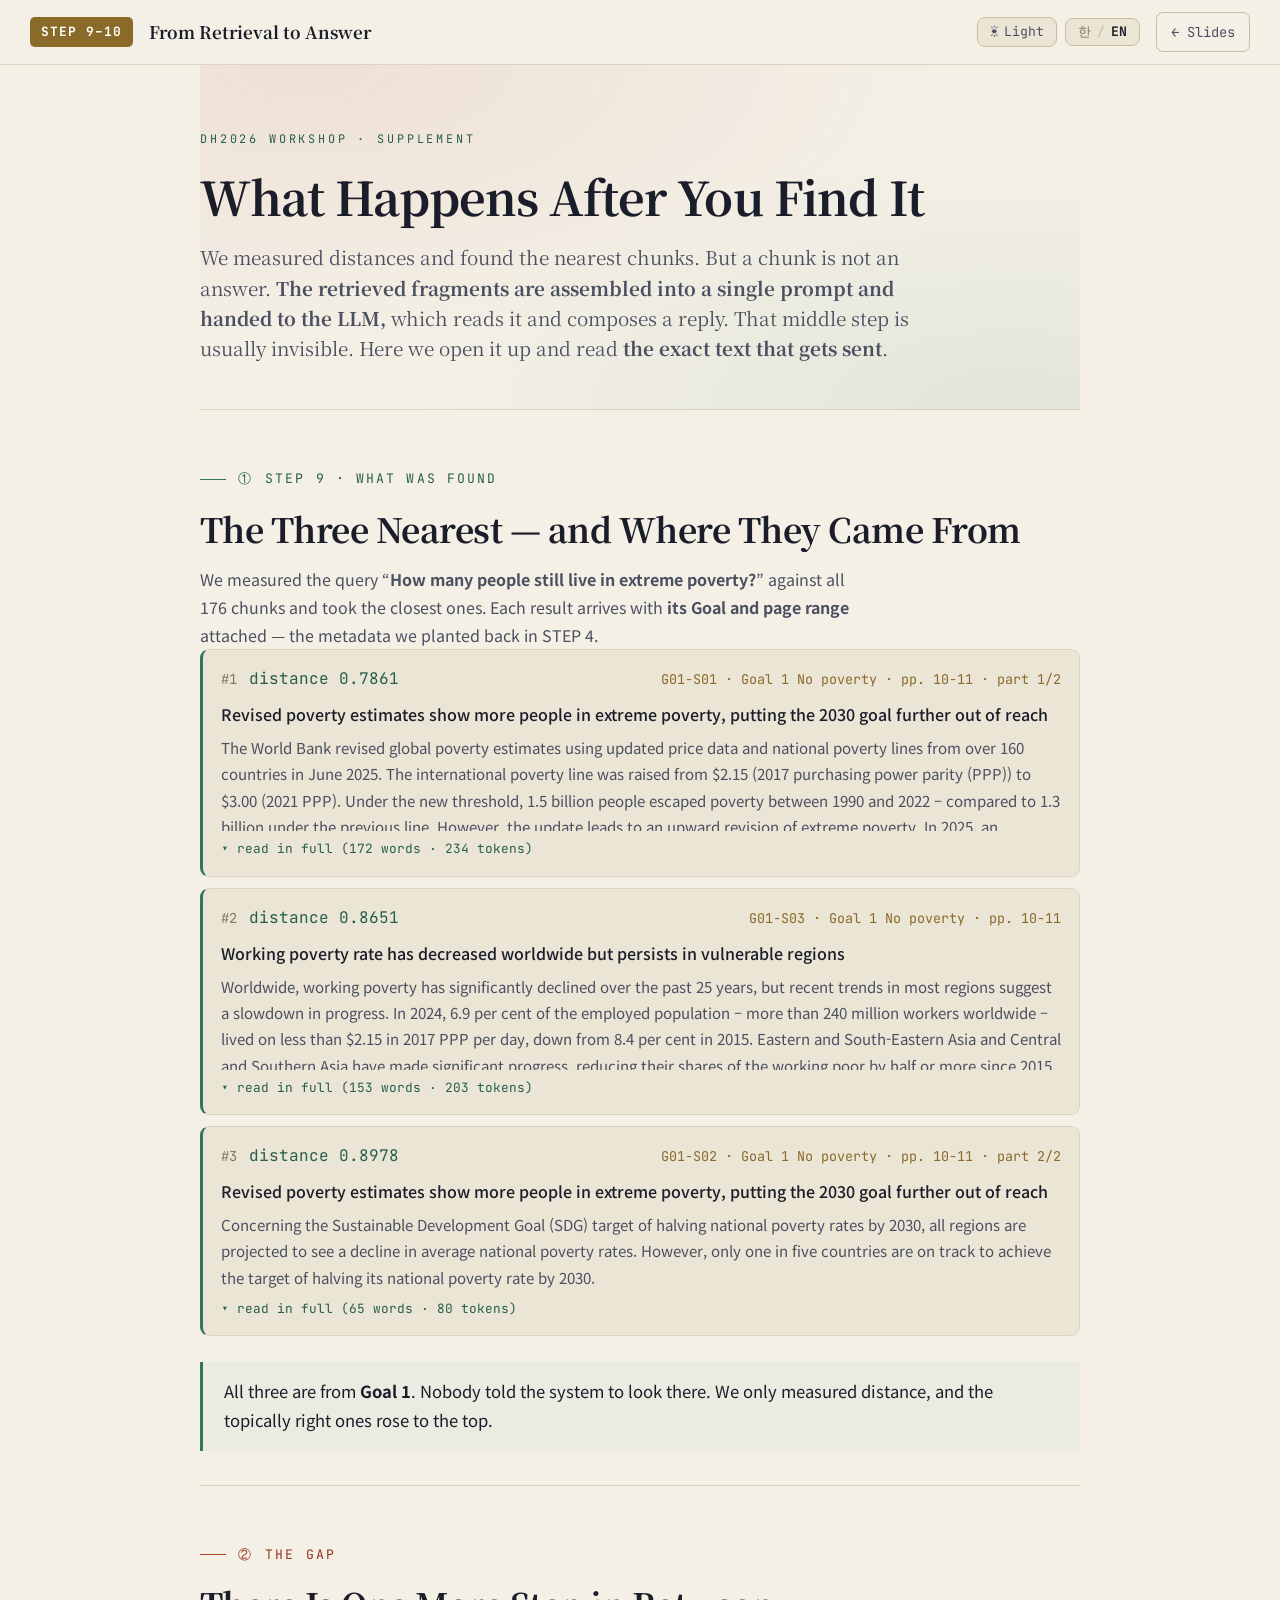
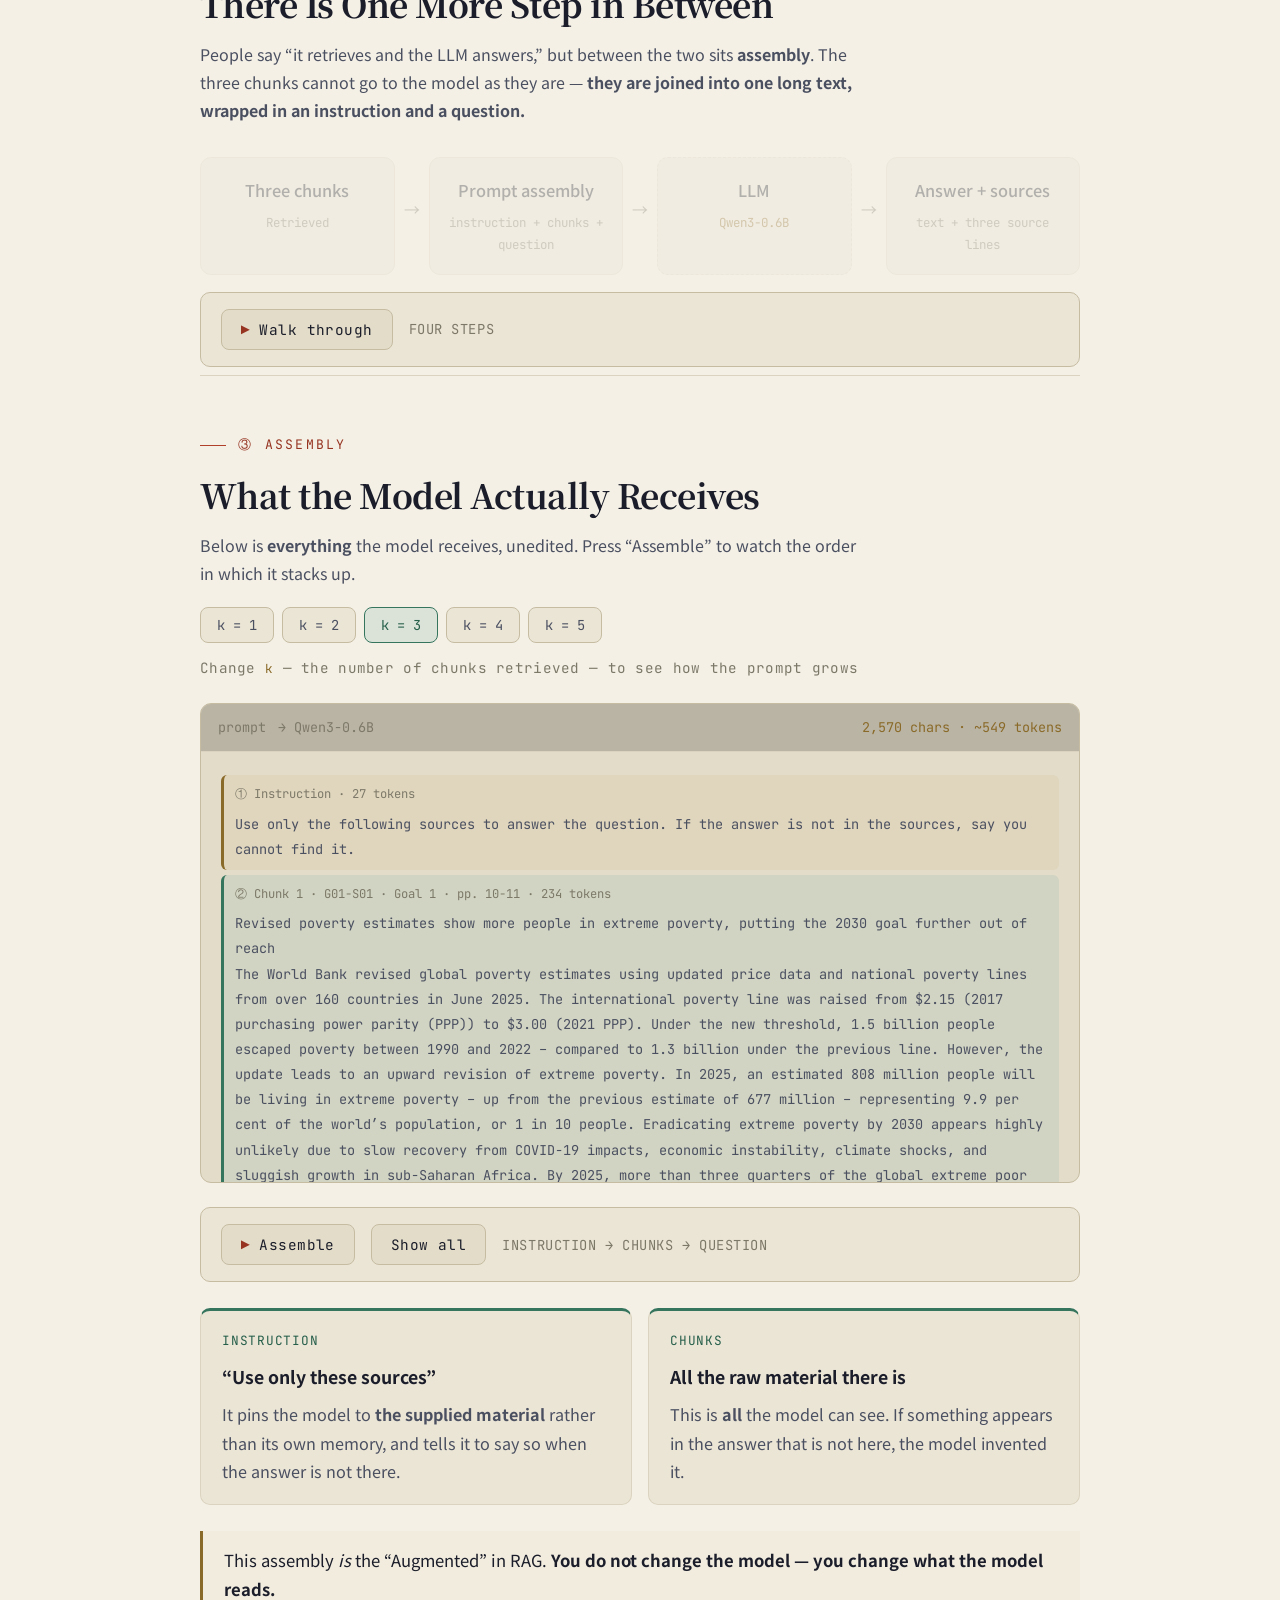
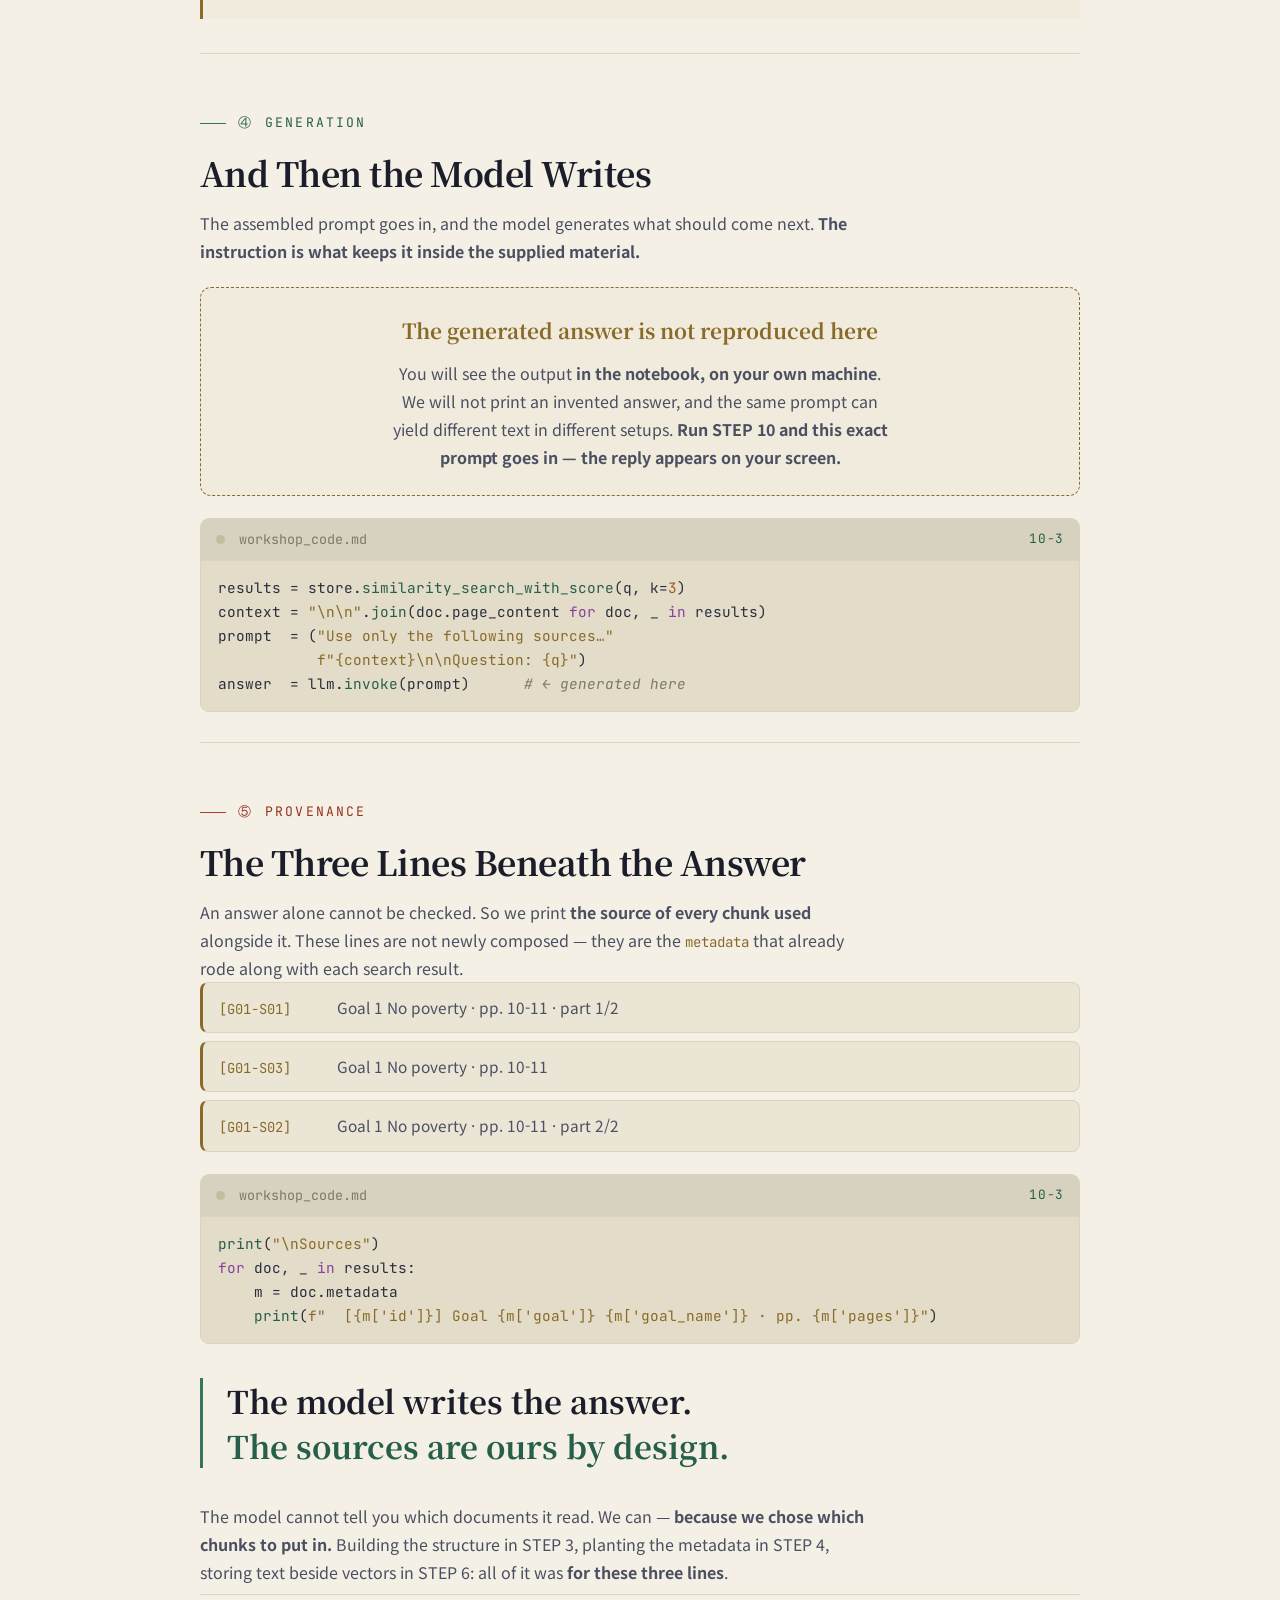
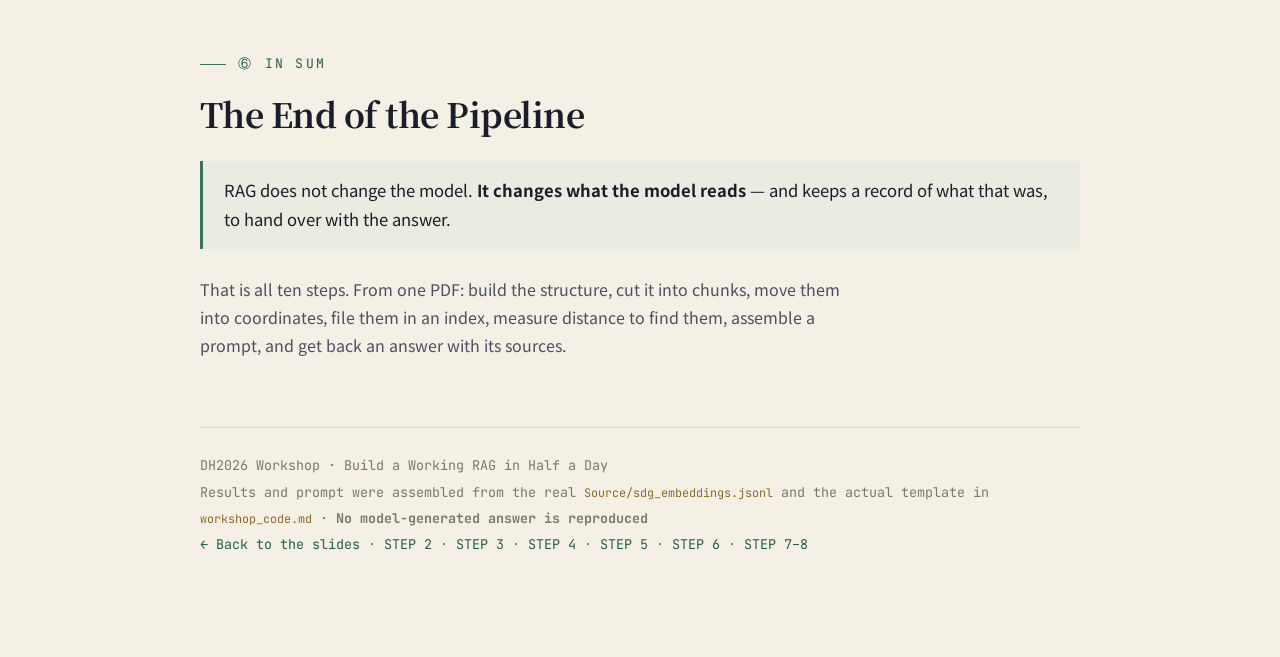
<file: Workshop_RAG/html/step10_answer.html>
<!DOCTYPE html>
<html lang="ko">
<head>
<meta charset="UTF-8">
<meta name="viewport" content="width=device-width, initial-scale=1.0">
<title>검색 결과가 답변이 되기까지 · From Retrieval to Answer — DH2026</title>
<link rel="preconnect" href="https://fonts.googleapis.com">
<link rel="preconnect" href="https://fonts.gstatic.com" crossorigin>
<link href="https://fonts.googleapis.com/css2?family=Noto+Serif+KR:wght@400;600;700&family=Noto+Sans+KR:wght@300;400;500;700&family=JetBrains+Mono:wght@400;500;700&display=swap" rel="stylesheet">
<link rel="stylesheet" href="theme.css">
<script src="ui.js"></script>
<style>
  .hit{border:1px solid var(--line);border-left:3px solid var(--teal);border-radius:9px;
    background:var(--ink-2);padding:15px 18px;margin-bottom:11px}
  .hit .top{display:flex;align-items:baseline;gap:12px;flex-wrap:wrap}
  .hit .rk{font-family:var(--mono);font-size:.86rem;color:var(--paper-faint)}
  .hit .dd{font-family:var(--mono);font-size:1rem;color:var(--teal-soft)}
  .hit .prov{font-family:var(--mono);font-size:.84rem;color:var(--gold);margin-left:auto}
  .hit .hd{font-size:1rem;color:var(--paper);margin-top:9px;font-weight:500;line-height:1.5}
  .hit .bd{font-size:.94rem;color:var(--paper-dim);margin-top:9px;line-height:1.75;
    max-height:96px;overflow:hidden}
  .hit .bd.open{max-height:none}
  .hit .more{font-family:var(--mono);font-size:.8rem;color:var(--teal-soft);cursor:pointer;
    margin-top:7px;display:inline-block}

  .prompt{border:1px solid var(--line-soft);border-radius:11px;background:var(--ink-3);
    margin:22px 0 0;overflow:hidden}
  .prompt .h{display:flex;align-items:center;gap:12px;flex-wrap:wrap;padding:12px 17px;
    background:rgba(0,0,0,.18);border-bottom:1px solid var(--line);
    font-family:var(--mono);font-size:.84rem;color:var(--paper-faint)}
  .prompt .h .sz{margin-left:auto;color:var(--gold)}
  .prompt .body{padding:18px 20px;font-family:var(--mono);font-size:.85rem;line-height:1.85;
    max-height:430px;overflow:auto;white-space:pre-wrap;word-break:break-word}
  .seg{display:block;padding:8px 11px;margin:5px 0;border-radius:6px;border-left:3px solid transparent;
    opacity:0;transform:translateY(5px);transition:opacity .4s ease,transform .4s ease}
  .seg.in{opacity:1;transform:translateY(0)}
  .seg.instr{background:rgba(201,168,106,.13);border-left-color:var(--gold);color:var(--paper-dim)}
  .seg.chunk{background:rgba(74,157,142,.12);border-left-color:var(--teal);color:var(--paper-dim)}
  .seg.q{background:rgba(193,83,58,.14);border-left-color:var(--cinnabar);color:var(--paper)}
  .seg .tag{display:block;font-size:.76rem;color:var(--paper-faint);margin-bottom:6px}

  .flow{display:flex;align-items:stretch;flex-wrap:wrap;margin:26px 0 0}
  .flow .n{flex:1 1 0;min-width:140px;border:1px solid var(--line);border-radius:11px;
    background:var(--ink-2);padding:18px 15px;text-align:center;
    opacity:.3;transform:translateY(7px);transition:all .45s ease}
  .flow .n.on{opacity:1;transform:translateY(0);border-color:var(--teal)}
  .flow .n.llm{border-style:dashed}
  .flow .n.llm.on{border-color:var(--gold);background:rgba(201,168,106,.09)}
  .flow .n .t{font-size:1.02rem;color:var(--paper);font-weight:500}
  .flow .n .s{font-family:var(--mono);font-size:.78rem;color:var(--paper-faint);margin-top:7px}
  .flow .n.llm .s{color:var(--gold)}
  .flow .a{display:grid;place-items:center;padding:0 9px;color:var(--paper-faint);
    opacity:.3;transition:opacity .45s ease}
  .flow .a.on{opacity:1}
  @media(max-width:820px){.flow{flex-direction:column}.flow .a{transform:rotate(90deg);padding:6px 0}}

  .blackbox{border:1px dashed var(--gold);border-radius:11px;background:rgba(201,168,106,.07);
    padding:24px;margin:22px 0 0;text-align:center}
  .blackbox .big{font-family:var(--serif);font-size:1.3rem;color:var(--gold);font-weight:700}
  .blackbox p{margin:10px auto 0;max-width:56ch;color:var(--paper-dim)}

  .ktab{display:flex;gap:8px;flex-wrap:wrap}
  .ktab button{font-family:var(--mono);font-size:.86rem;padding:8px 16px;border-radius:8px;
    border:1px solid var(--line-soft);background:var(--ink-2);color:var(--paper-dim);cursor:pointer}
  .ktab button.on{border-color:var(--teal);color:var(--teal-soft);background:rgba(74,157,142,.15)}

  .srcline{display:grid;grid-template-columns:104px 1fr;gap:5px 14px;padding:11px 16px;
    border:1px solid var(--line);border-left:3px solid var(--gold);border-radius:8px;
    background:var(--ink-2);margin-bottom:8px;align-items:baseline}
  .srcline .id{font-family:var(--mono);font-size:.86rem;color:var(--gold)}
  .srcline .pv{font-size:.96rem;color:var(--paper-dim)}
</style>
</head>
<body>

<div class="topbar">
  <span class="step">STEP 9–10</span>
  <span class="brand"><span lang="ko">검색 결과가 답변이 되기까지</span><span lang="en">From Retrieval to Answer</span></span>
  <a class="back" href="../index.html#step10">← <span lang="ko">발표자료</span><span lang="en">Slides</span></a>
</div>

<div class="wrap">

  <div class="hero">
    <div class="kicker">DH2026 Workshop · <span lang="ko">보조자료</span><span lang="en">Supplement</span></div>
    <h1><span lang="ko">찾은 다음에는 무슨 일이 일어나는가</span><span lang="en">What Happens After You Find It</span></h1>
    <div class="sub"><span lang="ko">거리를 재서 가까운 청크를 찾았다. 그런데 청크는 답변이 아니다. <b>찾아낸 글 조각들이 하나의 프롬프트로 조립되어 LLM에게 건네지고,</b> 모델이 그것을 읽고 답을 만든다. 그 사이의 과정은 대개 보이지 않는다. 여기서는 <b>실제로 건네지는 텍스트 전문</b>을 열어 본다.</span><span lang="en">We measured distances and found the nearest chunks. But a chunk is not an answer. <b>The retrieved fragments are assembled into a single prompt and handed to the LLM,</b> which reads it and composes a reply. That middle step is usually invisible. Here we open it up and read <b>the exact text that gets sent</b>.</span></div>
  </div>

  <section>
    <div class="eyebrow teal">① <span lang="ko">STEP 9 · 찾은 것</span><span lang="en">STEP 9 · What was found</span></div>
    <h2><span lang="ko">거리순 상위 세 개, 그리고 출처</span><span lang="en">The Three Nearest — and Where They Came From</span></h2>
    <p><span lang="ko">질문 「<b>How many people still live in extreme poverty?</b>」로 176개 청크와 거리를 재어 가까운 순으로 뽑은 결과다. 각 결과에 <b>어느 Goal, 몇 쪽</b>인지가 함께 붙어 나온다 — STEP 4에서 심어 둔 메타데이터다.</span><span lang="en">We measured the query “<b>How many people still live in extreme poverty?</b>” against all 176 chunks and took the closest ones. Each result arrives with <b>its Goal and page range</b> attached — the metadata we planted back in STEP 4.</span></p>

    <div id="hits"></div>

    <div class="summary teal"><span lang="ko">셋 다 <b>Goal 1</b>이다. 아무도 “Goal 1에서 찾아라”라고 하지 않았다. 거리만 재었을 뿐인데 주제가 맞는 것들이 위로 올라왔다.</span><span lang="en">All three are from <b>Goal 1</b>. Nobody told the system to look there. We only measured distance, and the topically right ones rose to the top.</span></div>
  </section>

  <section>
    <div class="eyebrow">② <span lang="ko">사이</span><span lang="en">The gap</span></div>
    <h2><span lang="ko">검색과 생성 사이에 한 단계가 더 있다</span><span lang="en">There Is One More Step in Between</span></h2>
    <p><span lang="ko">흔히 “검색해서 LLM이 답한다”고 말하지만, 그 사이에 <b>조립</b>이 있다. 찾아낸 청크 세 개는 그대로 모델에게 갈 수 없다 — <b>하나의 긴 텍스트로 합쳐지고, 앞뒤에 지시문과 질문이 붙는다.</b></span><span lang="en">People say “it retrieves and the LLM answers,” but between the two sits <b>assembly</b>. The three chunks cannot go to the model as they are — <b>they are joined into one long text, wrapped in an instruction and a question.</b></span></p>

    <div class="flow" id="flow">
      <div class="n"><div class="t"><span lang="ko">청크 3개</span><span lang="en">Three chunks</span></div><div class="s"><span lang="ko">검색 결과</span><span lang="en">Retrieved</span></div></div>
      <div class="a">→</div>
      <div class="n"><div class="t"><span lang="ko">프롬프트 조립</span><span lang="en">Prompt assembly</span></div><div class="s"><span lang="ko">지시문 + 청크 + 질문</span><span lang="en">instruction + chunks + question</span></div></div>
      <div class="a">→</div>
      <div class="n llm"><div class="t">LLM</div><div class="s">Qwen3-0.6B</div></div>
      <div class="a">→</div>
      <div class="n"><div class="t"><span lang="ko">답변 + 전거</span><span lang="en">Answer + sources</span></div><div class="s"><span lang="ko">본문 + 출처 3줄</span><span lang="en">text + three source lines</span></div></div>
    </div>
    <div class="controls">
      <button class="btn" id="flowBtn"><span class="ic">▶</span><span id="flowBtnLbl"></span></button>
      <span class="lbl" id="flowInfo"></span>
    </div>
  </section>

  <section>
    <div class="eyebrow">③ <span lang="ko">조립</span><span lang="en">Assembly</span></div>
    <h2><span lang="ko">LLM에게 실제로 건네지는 것</span><span lang="en">What the Model Actually Receives</span></h2>
    <p><span lang="ko">아래가 모델이 받는 텍스트 <b>전부</b>다. 가공하지 않았다. 「조립하기」를 누르면 어떤 순서로 쌓이는지 보인다.</span><span lang="en">Below is <b>everything</b> the model receives, unedited. Press “Assemble” to watch the order in which it stacks up.</span></p>

    <div class="ktab" id="ktab" style="margin:20px 0 0"></div>
    <div class="cap"><span lang="ko">가져올 청크 개수(<code>k</code>)를 바꾸면 프롬프트가 얼마나 길어지는지 보인다</span><span lang="en">Change <code>k</code> — the number of chunks retrieved — to see how the prompt grows</span></div>

    <div class="prompt">
      <div class="h">
        <span>prompt</span><span>→ Qwen3-0.6B</span>
        <span class="sz" id="psize">—</span>
      </div>
      <div class="body" id="pbody"></div>
    </div>
    <div class="controls">
      <button class="btn" id="asmBtn"><span class="ic">▶</span><span id="asmBtnLbl"></span></button>
      <button class="btn" id="allBtn"><span id="allBtnLbl"></span></button>
      <span class="lbl" id="asmInfo"></span>
    </div>

    <div class="contrast">
      <div class="box good">
        <div class="tag"><span lang="ko">지시문</span><span lang="en">Instruction</span></div>
        <h4><span lang="ko">“여기 있는 자료만 쓰라”</span><span lang="en">“Use only these sources”</span></h4>
        <p><span lang="ko">모델의 기억이 아니라 <b>준 자료 안에서만</b> 답하도록 못 박는다. 찾을 수 없으면 없다고 말하라는 지시도 함께 넣는다.</span><span lang="en">It pins the model to <b>the supplied material</b> rather than its own memory, and tells it to say so when the answer is not there.</span></p>
      </div>
      <div class="box good">
        <div class="tag"><span lang="ko">청크</span><span lang="en">Chunks</span></div>
        <h4><span lang="ko">답변의 재료 전부</span><span lang="en">All the raw material there is</span></h4>
        <p><span lang="ko">모델이 볼 수 있는 것은 <b>이것뿐</b>이다. 여기 없는 내용이 답변에 나오면 그건 모델이 지어낸 것이다.</span><span lang="en">This is <b>all</b> the model can see. If something appears in the answer that is not here, the model invented it.</span></p>
      </div>
    </div>

    <div class="summary gold"><span lang="ko">RAG의 “증강(Augmented)”이 바로 이 조립이다. <b>모델을 고치는 것이 아니라, 모델이 읽을 것을 바꾸는 것</b>이다.</span><span lang="en">This assembly <i>is</i> the “Augmented” in RAG. <b>You do not change the model — you change what the model reads.</b></span></div>
  </section>

  <section>
    <div class="eyebrow teal">④ <span lang="ko">생성</span><span lang="en">Generation</span></div>
    <h2><span lang="ko">그리고 모델이 답을 만든다</span><span lang="en">And Then the Model Writes</span></h2>
    <p><span lang="ko">조립된 프롬프트가 LLM으로 들어가고, 모델은 그 텍스트를 읽어 이어질 말을 생성한다. <b>지시문 때문에 그 재료 안에서 답하게 된다.</b></span><span lang="en">The assembled prompt goes in, and the model generates what should come next. <b>The instruction is what keeps it inside the supplied material.</b></span></p>

    <div class="blackbox">
      <div class="big"><span lang="ko">여기서 생성된 답변은 이 자료에 싣지 않는다</span><span lang="en">The generated answer is not reproduced here</span></div>
      <p><span lang="ko">모델의 출력은 <b>실습에서 각자 직접 확인</b>한다. 지어낸 답변을 실을 수는 없고, 같은 프롬프트라도 환경에 따라 결과가 달라질 수 있기 때문이다. <b>STEP 10을 실행하면 바로 이 프롬프트가 들어가고, 그 답이 화면에 찍힌다.</b></span><span lang="en">You will see the output <b>in the notebook, on your own machine</b>. We will not print an invented answer, and the same prompt can yield different text in different setups. <b>Run STEP 10 and this exact prompt goes in — the reply appears on your screen.</b></span></p>
    </div>

    <div class="code">
      <div class="code-bar"><span class="dot"></span><span class="fname">workshop_code.md</span><span class="cell">10-3</span></div>
<pre>results = store.<span class="c-fn">similarity_search_with_score</span>(q, k=<span class="c-num">3</span>)
context = <span class="c-str">"\n\n"</span>.<span class="c-fn">join</span>(doc.page_content <span class="c-kw">for</span> doc, _ <span class="c-kw">in</span> results)
prompt  = (<span class="c-str">"Use only the following sources…"</span>
           <span class="c-str">f"{context}\n\nQuestion: {q}"</span>)
answer  = llm.<span class="c-fn">invoke</span>(prompt)      <span class="c-com"># ← <span lang="ko">여기서 생성된다</span><span lang="en">generated here</span></span></pre>
    </div>
  </section>

  <section>
    <div class="eyebrow">⑤ <span lang="ko">전거</span><span lang="en">Provenance</span></div>
    <h2><span lang="ko">답변 아래 붙는 세 줄</span><span lang="en">The Three Lines Beneath the Answer</span></h2>
    <p><span lang="ko">답변만 내놓으면 확인할 방법이 없다. 그래서 <b>답을 만드는 데 쓴 청크의 출처</b>를 함께 출력한다. 이 세 줄은 새로 만든 것이 아니라, 검색 결과에 이미 붙어 있던 <code>metadata</code>를 그대로 옮긴 것이다.</span><span lang="en">An answer alone cannot be checked. So we print <b>the source of every chunk used</b> alongside it. These lines are not newly composed — they are the <code>metadata</code> that already rode along with each search result.</span></p>

    <div id="sources"></div>

    <div class="code">
      <div class="code-bar"><span class="dot"></span><span class="fname">workshop_code.md</span><span class="cell">10-3</span></div>
<pre><span class="c-fn">print</span>(<span class="c-str">"\nSources"</span>)
<span class="c-kw">for</span> doc, _ <span class="c-kw">in</span> results:
    m = doc.metadata
    <span class="c-fn">print</span>(<span class="c-str">f"  [{m['id']}] Goal {m['goal']} {m['goal_name']} · pp. {m['pages']}"</span>)</pre>
    </div>

    <div class="pull teal"><span lang="ko">답변은 모델이 만들지만,<br><span class="accent">출처는 우리가 설계한 것이다.</span></span><span lang="en">The model writes the answer.<br><span class="accent">The sources are ours by design.</span></span></div>

    <p><span lang="ko">모델은 자기가 어느 문서를 읽었는지 말해 주지 않는다. 말해 줄 수 있는 것은 <b>우리가 어느 청크를 골라 넣었는지 알고 있기 때문</b>이다. STEP 3에서 구조를 세우고, STEP 4에서 메타데이터를 심고, STEP 6에서 원문과 함께 저장해 둔 그 모든 준비가 <b>이 세 줄을 위한 것</b>이었다.</span><span lang="en">The model cannot tell you which documents it read. We can — <b>because we chose which chunks to put in.</b> Building the structure in STEP 3, planting the metadata in STEP 4, storing text beside vectors in STEP 6: all of it was <b>for these three lines</b>.</span></p>
  </section>

  <section>
    <div class="eyebrow teal">⑥ <span lang="ko">정리</span><span lang="en">In sum</span></div>
    <h2><span lang="ko">파이프라인의 끝</span><span lang="en">The End of the Pipeline</span></h2>
    <div class="summary teal"><span lang="ko">RAG는 모델을 바꾸지 않는다. <b>모델이 읽을 것을 바꾼다.</b> 그리고 무엇을 읽혔는지 기록해 두었다가, 답변과 함께 내놓는다.</span><span lang="en">RAG does not change the model. <b>It changes what the model reads</b> — and keeps a record of what that was, to hand over with the answer.</span></div>
    <p><span lang="ko">여기까지가 열 단계다. PDF 한 편에서 시작해, 구조를 세우고, 조각으로 나누고, 좌표로 옮기고, 색인에 담고, 거리를 재어 찾고, 프롬프트로 조립해, 답변과 출처를 얻었다.</span><span lang="en">That is all ten steps. From one PDF: build the structure, cut it into chunks, move them into coordinates, file them in an index, measure distance to find them, assemble a prompt, and get back an answer with its sources.</span></p>
  </section>

  <div class="foot">
  DH2026 Workshop · Build a Working RAG in Half a Day<br>
  <span lang="ko">검색 결과와 프롬프트는 <code>Source/sdg_embeddings.jsonl</code>과 <code>workshop_code.md</code>의 실제 템플릿으로 조립한 것입니다 · <b>모델이 생성한 답변은 싣지 않았습니다</b></span><span lang="en">Results and prompt were assembled from the real <code>Source/sdg_embeddings.jsonl</code> and the actual template in <code>workshop_code.md</code> · <b>No model-generated answer is reproduced</b></span><br>
  <a href="../index.html#step10">← <span lang="ko">발표자료로 돌아가기</span><span lang="en">Back to the slides</span></a>
   · <a href="step02_chunk.html">STEP 2</a> · <a href="step03_xml.html">STEP 3</a> · <a href="step04_metadata.html">STEP 4</a> · <a href="step05_vector.html">STEP 5</a> · <a href="step06_vectordb.html">STEP 6</a> · <a href="step08_distance.html">STEP 7–8</a>
</div>
</div>

<script>
const D = {"query": "How many people still live in extreme poverty?", "instr": "Use only the following sources to answer the question. If the answer is not in the sources, say you cannot find it.", "hits": [{"rank": 1, "d": 0.7861, "id": "G01-S01", "goal": 1, "goalName": "No poverty", "pages": "10-11", "part": "1/2", "heading": "Revised poverty estimates show more people in extreme poverty, putting the 2030 goal further out of reach", "text": "Revised poverty estimates show more people in extreme poverty, putting the 2030 goal further out of reach\nThe World Bank revised global poverty estimates using updated price data and national poverty lines from over 160 countries in June 2025. The international poverty line was raised from $2.15 (2017 purchasing power parity (PPP)) to $3.00 (2021 PPP). Under the new threshold, 1.5 billion people escaped poverty between 1990 and 2022 – compared to 1.3 billion under the previous line. However, the update leads to an upward revision of extreme poverty. In 2025, an estimated 808 million people will be living in extreme poverty – up from the previous estimate of 677 million – representing 9.9 per cent of the world’s population, or 1 in 10 people. Eradicating extreme poverty by 2030 appears highly unlikely due to slow recovery from COVID-19 impacts, economic instability, climate shocks, and sluggish growth in sub-Saharan Africa. By 2025, more than three quarters of the global extreme poor will live in sub-Saharan Africa or in fragile and conflict-affected countries.", "tokens": 234, "words": 172}, {"rank": 2, "d": 0.8651, "id": "G01-S03", "goal": 1, "goalName": "No poverty", "pages": "10-11", "part": null, "heading": "Working poverty rate has decreased worldwide but persists in vulnerable regions", "text": "Working poverty rate has decreased worldwide but persists in vulnerable regions\nWorldwide, working poverty has significantly declined over the past 25 years, but recent trends in most regions suggest a slowdown in progress. In 2024, 6.9 per cent of the employed population – more than 240 million workers worldwide – lived on less than $2.15 in 2017 PPP per day, down from 8.4 per cent in 2015.\nEastern and South-Eastern Asia and Central and Southern Asia have made significant progress, reducing their shares of the working poor by half or more since 2015. However, working poverty rates remain persistently high in the world’s most vulnerable countries. In 2024, nearly 3 in 10 workers in the least developed countries (LDCs) and 2 in 10 in landlocked developing countries (LLDCs) lived in extreme poverty. In small island developing States (SIDS), the rate rose from 8.9 per cent in 2015 to 9.5 per cent in 2024.", "tokens": 203, "words": 153}, {"rank": 3, "d": 0.8978, "id": "G01-S02", "goal": 1, "goalName": "No poverty", "pages": "10-11", "part": "2/2", "heading": "Revised poverty estimates show more people in extreme poverty, putting the 2030 goal further out of reach", "text": "Revised poverty estimates show more people in extreme poverty, putting the 2030 goal further out of reach\nConcerning the Sustainable Development Goal (SDG) target of halving national poverty rates by 2030, all regions are projected to see a decline in average national poverty rates. However, only one in five countries are on track to achieve the target of halving its national poverty rate by 2030.", "tokens": 80, "words": 65}, {"rank": 4, "d": 0.9267, "id": "G11-S01", "goal": 11, "goalName": "Sustainable cities and communities", "pages": "32-33", "part": "1/2", "heading": "Housing affordability crisis affects up to 3 billion people worldwide", "text": "Housing affordability crisis affects up to 3 billion people worldwide\nHousing affordability has reached crisis levels amid rapid urbanization, impacting between 1.6 and 3 billion people worldwide. Alarmingly, 1.12 billion individuals live in slums or informal settlements, facing challenges such as overcrowding, homelessness and lack of basic services. Data from 124 countries show that, in 2023, the global average housing cost burden – the proportion of a household’s income on housing expenses such as rent or mortgage payments and utilities – stood at 31.0 per cent, with stark disparities across regions. Sub-Saharan Africa experienced the highest burden at 43.5 per cent, followed by Northern Africa and Western Asia at 36.9 per cent. Meanwhile, Europe and Northern America reported a lower burden, at 21.4 per cent, thanks to stronger regulatory frameworks and financial support systems.\nSolving the housing affordability crisis requires upgrading informal and public housing while enabling private markets to better serve low-income groups. Key enablers include accessible peri-urban land, strong transport", "tokens": 218, "words": 162}, {"rank": 5, "d": 0.9814, "id": "G02-S01", "goal": 2, "goalName": "Zero hunger", "pages": "12-13", "part": "1/2", "heading": "Global hunger and food insecurity have declined in recent years, but progress has been uneven", "text": "Global hunger and food insecurity have declined in recent years, but progress has been uneven\nGlobal hunger showed signs of improvement in 2024, with 8.2 per cent of the population undernourished – down from 8.5 per cent in 2023 and 8.7 per cent in 2022, though still above 2015 levels. An estimated 638–720 million people faced hunger. Progress was driven by improvements in South America, Southern Asia, and Southeastern Asia, while hunger continued to rise in Northern Africa and Western Asia and sub-Saharan Africa. In 2024, hunger affected 22.3 per cent of people in sub-Saharan Africa and 11.8 per cent in Northern Africa and Western Asia.", "tokens": 145, "words": 106}], "sizes": [{"k": 1, "chars": 1251, "tokens": 270}, {"k": 2, "chars": 2168, "tokens": 471}, {"k": 3, "chars": 2570, "tokens": 549}, {"k": 4, "chars": 3687, "tokens": 765}, {"k": 5, "chars": 4334, "tokens": 908}], "instrTok": 27, "queryTok": 11, "kmax": 5, "n": 176};
const esc = s => String(s).replace(/&/g,'&amp;').replace(/</g,'&lt;').replace(/>/g,'&gt;');

/* ① 검색 결과 */
function renderHits() {
  document.getElementById('hits').innerHTML = D.hits.slice(0, 3).map(h =>
    '<div class="hit"><div class="top">'
    + '<span class="rk">#' + h.rank + '</span>'
    + '<span class="dd">' + L('거리 ', 'distance ') + h.d.toFixed(4) + '</span>'
    + '<span class="prov">' + h.id + ' · Goal ' + h.goal + ' ' + esc(h.goalName)
    + ' · pp. ' + h.pages + (h.part ? ' · part ' + h.part : '') + '</span></div>'
    + '<div class="hd">' + esc(h.heading) + '</div>'
    + '<div class="bd">' + esc(h.text.split('\n').slice(1).join('\n')) + '</div>'
    + '<span class="more">▾ ' + L('전문 보기', 'read in full') + ' ('
    + h.words + L('단어', ' words') + ' · ' + h.tokens + L('토큰', ' tokens') + ')</span></div>').join('');
  document.querySelectorAll('.hit .more').forEach(m => m.addEventListener('click', () => {
    const bd = m.previousElementSibling;
    const open = bd.classList.toggle('open');
    m.textContent = open ? '▴ ' + L('접기', 'collapse') : '▾ ' + L('전문 보기', 'read in full');
  }));
}

/* ② 흐름 */
let flowTimers = [], flowOn = false;
function flowNotes() {
  return [L('거리순으로 3개를 골랐다', 'Picked the three nearest by distance'),
          L('지시문 + 청크 3개 + 질문을 하나로 합친다', 'Instruction + three chunks + question, joined into one'),
          L('모델이 그 텍스트를 읽고 이어질 말을 만든다', 'The model reads it and writes what follows'),
          L('답변과 함께 출처 3줄을 내놓는다', 'It returns the answer with three source lines')];
}
function renderFlowLabels() {
  document.getElementById('flowBtnLbl').textContent = L('따라가 보기', 'Walk through');
  if (!flowOn) document.getElementById('flowInfo').textContent = L('네 단계를 거친다', 'Four steps');
}
(() => {
  const box = document.getElementById('flow');
  const items = Array.from(box.children);
  document.getElementById('flowBtn').addEventListener('click', () => {
    flowTimers.forEach(clearTimeout); flowTimers = [];
    flowOn = !flowOn;
    if (!flowOn) {
      items.forEach(el => el.classList.remove('on'));
      document.getElementById('flowInfo').textContent = L('네 단계를 거친다', 'Four steps');
      return;
    }
    items.forEach(el => el.classList.remove('on'));
    const notes = flowNotes();
    let k = 0;
    items.forEach((el, i) => flowTimers.push(setTimeout(() => {
      el.classList.add('on');
      if (el.classList.contains('n')) document.getElementById('flowInfo').textContent = notes[k++] || '';
    }, 460 * i)));
  });
})();

/* ③ 프롬프트 조립 */
let k = 3, asmTimers = [];
function buildPrompt() {
  const body = document.getElementById('pbody');
  const segs = ['<span class="seg instr"><span class="tag">① '
    + L('지시문', 'Instruction') + ' · ' + D.instrTok + L('토큰', ' tokens') + '</span>'
    + esc(D.instr) + '</span>'];
  D.hits.slice(0, k).forEach((h, i) =>
    segs.push('<span class="seg chunk"><span class="tag">② ' + L('청크 ', 'Chunk ') + (i + 1) + ' · '
      + h.id + ' · Goal ' + h.goal + ' · pp. ' + h.pages + ' · ' + h.tokens + L('토큰', ' tokens')
      + '</span>' + esc(h.text) + '</span>'));
  segs.push('<span class="seg q"><span class="tag">③ ' + L('질문', 'Question') + ' · '
    + D.queryTok + L('토큰', ' tokens') + '</span>Question: ' + esc(D.query) + '</span>');
  body.innerHTML = segs.join('');
  const s = D.sizes[k - 1];
  document.getElementById('psize').textContent =
    s.chars.toLocaleString() + L('자 · 약 ', ' chars · ~') + s.tokens.toLocaleString() + L('토큰', ' tokens');
  body.querySelectorAll('.seg').forEach(el => el.classList.add('in'));
}
function renderAsmLabels() {
  document.getElementById('asmBtnLbl').textContent = L('조립하기', 'Assemble');
  document.getElementById('allBtnLbl').textContent = L('전부 보기', 'Show all');
  document.getElementById('asmInfo').textContent =
    L('지시문 → 청크 → 질문 순으로 쌓인다', 'Instruction → chunks → question');
}
(() => {
  const ktab = document.getElementById('ktab');
  D.sizes.forEach(s => {
    const b = document.createElement('button');
    b.textContent = 'k = ' + s.k;
    b.className = s.k === 3 ? 'on' : '';
    b.addEventListener('click', () => {
      k = s.k;
      ktab.querySelectorAll('button').forEach((x, i) => x.classList.toggle('on', i === s.k - 1));
      buildPrompt();
    });
    ktab.appendChild(b);
  });
  document.getElementById('asmBtn').addEventListener('click', () => {
    asmTimers.forEach(clearTimeout); asmTimers = [];
    const segs = document.querySelectorAll('#pbody .seg');
    segs.forEach(el => el.classList.remove('in'));
    const notes = [L('① 먼저 지시문 — “여기 있는 자료만 쓰라”', '① The instruction first — “use only these sources”'),
                   L('② 검색해 온 청크를 차례로 붙인다', '② Then the retrieved chunks, one by one'),
                   L('③ 마지막에 질문을 붙인다 — 이제 완성', '③ The question last — now it is complete')];
    segs.forEach((el, i) => asmTimers.push(setTimeout(() => {
      el.classList.add('in');
      document.getElementById('asmInfo').textContent =
        i === 0 ? notes[0] : (i === segs.length - 1 ? notes[2] : notes[1]);
      el.scrollIntoView({block: 'nearest', behavior: 'smooth'});
    }, 520 * i)));
  });
  document.getElementById('allBtn').addEventListener('click', () => {
    asmTimers.forEach(clearTimeout);
    document.querySelectorAll('#pbody .seg').forEach(el => el.classList.add('in'));
    document.getElementById('asmInfo').textContent =
      L('전체 프롬프트 — 모델이 받는 텍스트 전부', 'The whole prompt — everything the model receives');
  });
})();

/* ⑤ 출처 */
function renderSources() {
  document.getElementById('sources').innerHTML = D.hits.slice(0, 3).map(h =>
    '<div class="srcline"><span class="id">[' + h.id + ']</span>'
    + '<span class="pv">Goal ' + h.goal + ' ' + esc(h.goalName) + ' · pp. ' + h.pages
    + (h.part ? ' · part ' + h.part : '') + '</span></div>').join('');
}

function renderAll() { renderHits(); renderFlowLabels(); renderAsmLabels(); buildPrompt(); renderSources(); }
renderAll();
onLangChange(renderAll);
</script>
</body>
</html>
</file>
<file: Workshop_RAG/html/theme.css>
/* ═══════════════════════════════════════════════════════════════
   DH2026 Workshop — 보조자료 공통 테마
   발표자료(rag_workshop_slides_002.html)와 같은 색·서체를 쓰되,
   투사용이 아니라 정독용이므로 밀도를 조금 높인다.

   라이트 모드는 나중에 :root[data-theme="light"] 블록만 추가하면 된다.
   ═══════════════════════════════════════════════════════════════ */

:root{
  --ink:#161b26;
  --ink-2:#1e2534;
  --ink-3:#252d40;
  --paper:#e8e4d8;
  --paper-dim:#a8a596;
  --paper-faint:#6b6f7d;
  --cinnabar:#c1533a;
  --cinnabar-soft:#d97757;
  --teal:#4a9d8e;
  --teal-soft:#6fc0b0;
  --gold:#c9a86a;
  --line:#2f3849;
  --line-soft:#3a4457;
  --sans:'Noto Sans KR',system-ui,-apple-system,sans-serif;
  --serif:'Noto Serif KR',Georgia,serif;
  --mono:'JetBrains Mono','Cascadia Code',ui-monospace,monospace;
}

*{margin:0;padding:0;box-sizing:border-box}
html{scroll-behavior:smooth}
@media (prefers-reduced-motion:reduce){
  html{scroll-behavior:auto}
  *{animation:none!important;transition:none!important}
}
body{
  background:var(--ink);color:var(--paper);
  font-family:var(--sans);font-weight:400;font-size:16px;line-height:1.75;
  -webkit-font-smoothing:antialiased;
}

/* ---------- 머리띠 ---------- */
.topbar{
  position:sticky;top:0;z-index:60;
  display:flex;align-items:center;gap:16px;flex-wrap:wrap;
  padding:12px 30px;background:rgba(22,27,38,.94);backdrop-filter:blur(8px);
  border-bottom:1px solid var(--line);
}
.topbar .brand{font-family:var(--serif);font-weight:700;font-size:1.06rem;color:var(--paper)}
.topbar .step{
  font-family:var(--mono);font-size:.8rem;letter-spacing:.08em;text-transform:uppercase;
  color:var(--ink);background:var(--gold);padding:4px 11px;border-radius:5px;font-weight:700;
}
.topbar .back{
  margin-left:auto;font-family:var(--mono);font-size:.86rem;color:var(--paper-dim);
  text-decoration:none;border:1px solid var(--line-soft);border-radius:7px;padding:7px 14px;
  transition:all .16s ease;
}
.topbar .back:hover{border-color:var(--teal);color:var(--paper);background:rgba(74,157,142,.08)}

/* ---------- 레이아웃 ---------- */
.wrap{max-width:940px;margin:0 auto;padding:0 30px 100px}
section{padding:58px 0 8px;border-bottom:1px solid var(--line)}
section:last-of-type{border-bottom:0}

.eyebrow{
  font-family:var(--mono);font-size:.82rem;letter-spacing:.16em;text-transform:uppercase;
  color:var(--cinnabar-soft);margin-bottom:16px;display:flex;align-items:center;gap:12px;
}
.eyebrow::before{content:"";width:26px;height:1px;background:var(--cinnabar)}
.eyebrow.teal{color:var(--teal-soft)}
.eyebrow.teal::before{background:var(--teal)}

h1{font-family:var(--serif);font-weight:700;font-size:clamp(1.9rem,4.4vw,2.9rem);line-height:1.22;letter-spacing:-.02em}
h2{font-family:var(--serif);font-weight:700;font-size:clamp(1.5rem,3vw,2.1rem);line-height:1.28;letter-spacing:-.015em}
h3{font-family:var(--sans);font-weight:700;font-size:1.1rem;margin-bottom:9px}
p{color:var(--paper-dim);margin-top:15px;max-width:74ch}
p strong,li strong{color:var(--paper);font-weight:600}
.lead{font-size:1.16rem;color:var(--paper-dim);margin-top:18px;line-height:1.8;max-width:72ch}
.cin{color:var(--cinnabar-soft);font-weight:500}
.tl{color:var(--teal-soft);font-weight:500}
.gd{color:var(--gold);font-weight:500}

/* ---------- 히어로 ---------- */
.hero{
  padding:64px 0 46px;
  background:radial-gradient(ellipse at 12% 0%,rgba(193,83,58,.10),transparent 58%),
             radial-gradient(ellipse at 92% 100%,rgba(74,157,142,.09),transparent 52%);
  border-bottom:1px solid var(--line);
}
.hero .kicker{font-family:var(--mono);font-size:.74rem;letter-spacing:.24em;text-transform:uppercase;color:var(--teal-soft);margin-bottom:18px}
.hero .sub{font-family:var(--serif);font-size:1.18rem;color:var(--paper-dim);margin-top:18px;line-height:1.6;max-width:66ch}

/* ---------- 요약 바 ---------- */
.summary{
  border-left:3px solid var(--cinnabar);padding:15px 21px;margin:26px 0;
  background:rgba(193,83,58,.055);font-size:1.04rem;color:var(--paper);
}
.summary.teal{border-left-color:var(--teal);background:rgba(74,157,142,.06)}
.summary.gold{border-left-color:var(--gold);background:rgba(201,168,106,.06)}

/* ---------- 큰 문장 ---------- */
.pull{
  font-family:var(--serif);font-weight:700;font-size:clamp(1.35rem,2.9vw,1.95rem);
  line-height:1.45;color:var(--paper);margin:34px 0;padding-left:24px;
  border-left:3px solid var(--cinnabar);
}
.pull .accent{color:var(--cinnabar-soft)}
.pull.teal{border-left-color:var(--teal)}
.pull.teal .accent{color:var(--teal-soft)}

/* ---------- 통계 카드 ---------- */
.stats{display:grid;grid-template-columns:repeat(auto-fit,minmax(180px,1fr));gap:14px;margin:26px 0}
.stat{border:1px solid var(--line);border-radius:10px;padding:18px 18px 20px;background:var(--ink-2)}
.stat .k{font-family:var(--mono);font-size:.82rem;letter-spacing:.05em;text-transform:uppercase;color:var(--paper-faint)}
.stat .v{font-family:var(--serif);font-weight:700;font-size:1.9rem;line-height:1.1;margin-top:8px;color:var(--paper)}
.stat .v.cin{color:var(--cinnabar-soft)}
.stat .v.tl{color:var(--teal-soft)}
.stat .v.gd{color:var(--gold)}
.stat .d{font-size:.95rem;color:var(--paper-dim);margin-top:7px;line-height:1.55}

/* ---------- 대비 박스 ---------- */
.contrast{display:grid;grid-template-columns:1fr 1fr;gap:16px;margin:26px 0}
@media(max-width:720px){.contrast{grid-template-columns:1fr}}
.box{border:1px solid var(--line);border-radius:10px;padding:19px 21px;background:var(--ink-2)}
.box.bad{border-top:3px solid var(--cinnabar)}
.box.good{border-top:3px solid var(--teal)}
.box .tag{font-family:var(--mono);font-size:.8rem;letter-spacing:.06em;text-transform:uppercase;margin-bottom:10px}
.box.bad .tag{color:var(--cinnabar-soft)}
.box.good .tag{color:var(--teal-soft)}
.box h4{font-size:1.1rem;font-weight:700;color:var(--paper);margin-bottom:7px}
.box p{font-size:1.01rem;margin-top:7px;max-width:none}

/* ---------- 코드 ---------- */
.code{background:var(--ink-3);border:1px solid var(--line);border-radius:9px;margin:22px 0;overflow:hidden}
.code-bar{display:flex;align-items:center;gap:9px;padding:9px 15px;background:rgba(0,0,0,.22);border-bottom:1px solid var(--line)}
.code-bar .dot{width:9px;height:9px;border-radius:50%;background:var(--line-soft)}
.code-bar .fname{font-family:var(--mono);font-size:.84rem;color:var(--paper-faint);margin-left:5px}
.code-bar .cell{margin-left:auto;font-family:var(--mono);font-size:.8rem;color:var(--teal-soft);letter-spacing:.05em}
pre{font-family:var(--mono);font-size:.9rem;line-height:1.66;padding:15px 17px;overflow-x:auto;color:#cdd3e0}
pre::-webkit-scrollbar{height:8px}
pre::-webkit-scrollbar-thumb{background:var(--line-soft);border-radius:4px}
.c-kw{color:#c98fd6}.c-fn{color:var(--teal-soft)}.c-str{color:var(--gold)}
.c-num{color:#e0a878}.c-com{color:var(--paper-faint);font-style:italic}.c-var{color:#8fb8e8}
code{font-family:var(--mono);font-size:.88em;color:var(--gold)}

/* ---------- 비유 카드 ---------- */
.analogy{
  display:flex;gap:16px;align-items:flex-start;
  border:1px solid var(--line);border-left:3px solid var(--gold);
  border-radius:9px;padding:18px 21px;margin:24px 0;background:var(--ink-2);
}
.analogy .seal{
  flex-shrink:0;width:42px;height:42px;border:1.5px solid var(--gold);border-radius:8px;
  background:rgba(201,168,106,.06);display:grid;place-items:center;
}
.analogy .seal svg{width:21px;height:21px;stroke:var(--gold);stroke-width:1.6;fill:none;stroke-linecap:round;stroke-linejoin:round}
.analogy .term{font-family:var(--serif);font-weight:600;color:var(--gold);font-size:1.12rem;display:block}
.analogy p{margin-top:6px;font-size:1.02rem;max-width:none}

/* ---------- 조작부 ---------- */
.controls{
  display:flex;align-items:center;gap:16px;flex-wrap:wrap;
  border:1px solid var(--line-soft);border-radius:10px;padding:16px 20px;
  background:var(--ink-2);margin:24px 0 0;
}
.controls .lbl{font-family:var(--mono);font-size:.86rem;letter-spacing:.04em;text-transform:uppercase;color:var(--paper-faint)}
.btn{
  font-family:var(--mono);font-size:.9rem;letter-spacing:.03em;color:var(--paper);
  background:var(--ink-3);border:1px solid var(--line-soft);border-radius:8px;
  padding:10px 19px;cursor:pointer;transition:all .16s ease;display:inline-flex;align-items:center;gap:9px;
}
.btn:hover{border-color:var(--cinnabar);background:rgba(193,83,58,.09)}
.btn.on{border-color:var(--teal);background:rgba(74,157,142,.13);color:var(--teal-soft)}
.btn .ic{color:var(--cinnabar-soft)}

input[type=range]{
  -webkit-appearance:none;appearance:none;height:5px;border-radius:3px;
  background:var(--line-soft);outline:none;flex:1;min-width:180px;
}
input[type=range]::-webkit-slider-thumb{
  -webkit-appearance:none;width:19px;height:19px;border-radius:50%;
  background:var(--cinnabar-soft);cursor:pointer;border:3px solid var(--ink);
  box-shadow:0 0 0 1px var(--cinnabar);
}
input[type=range]::-moz-range-thumb{
  width:19px;height:19px;border-radius:50%;background:var(--cinnabar-soft);
  cursor:pointer;border:3px solid var(--ink);box-shadow:0 0 0 1px var(--cinnabar);
}
select{
  font-family:var(--mono);font-size:.9rem;color:var(--paper);background:var(--ink-3);
  border:1px solid var(--line-soft);border-radius:8px;padding:9px 13px;cursor:pointer;
}

/* ---------- 청크 뷰어 ---------- */
.chunkbox{border:1px solid var(--line);border-radius:10px;background:var(--ink-2);margin:20px 0;overflow:hidden}
.chunkbox .head{
  display:flex;align-items:center;gap:12px;flex-wrap:wrap;
  padding:11px 18px;background:rgba(0,0,0,.2);border-bottom:1px solid var(--line);
}
.chunkbox .cid{font-family:var(--mono);font-size:.88rem;color:var(--gold)}
.chunkbox .meta{font-family:var(--mono);font-size:.84rem;color:var(--paper-faint)}
.chunkbox .body{padding:18px 20px;font-size:1.02rem;line-height:1.85;color:var(--paper-dim);white-space:pre-wrap;word-break:break-word}
.chunkbox .body .hl-cut{background:rgba(193,83,58,.22);color:var(--paper);border-bottom:2px solid var(--cinnabar);padding:1px 2px}
.chunkbox .body .hl-noise{background:rgba(201,168,106,.18);color:var(--gold);padding:1px 3px;border-radius:3px}
.chunkbox .body .hl-num{background:rgba(111,192,176,.13);color:var(--teal-soft);padding:1px 3px;border-radius:3px}

.tags{display:flex;gap:7px;flex-wrap:wrap;margin-left:auto}
.tag-pill{font-family:var(--mono);font-size:.78rem;letter-spacing:.02em;padding:4px 11px;border-radius:11px;border:1px solid}
.tag-pill.cut{color:var(--cinnabar-soft);border-color:rgba(193,83,58,.5);background:rgba(193,83,58,.1)}
.tag-pill.noise{color:var(--gold);border-color:rgba(201,168,106,.5);background:rgba(201,168,106,.1)}
.tag-pill.num{color:var(--teal-soft);border-color:rgba(74,157,142,.5);background:rgba(74,157,142,.1)}

/* ---------- 캡션 ---------- */
.cap{font-family:var(--mono);font-size:.89rem;color:var(--paper-faint);margin-top:13px;line-height:1.75;letter-spacing:.02em}
.cap .gd{color:var(--gold)}
.cap .cin{color:var(--cinnabar-soft)}
.cap .tl{color:var(--teal-soft)}

/* ---------- 꼬리 ---------- */
.foot{margin-top:60px;padding-top:24px;border-top:1px solid var(--line);
  font-family:var(--mono);font-size:.84rem;color:var(--paper-faint);line-height:1.95}
.foot a{color:var(--teal-soft);text-decoration:none}
.foot a:hover{text-decoration:underline}

@media(max-width:640px){
  .wrap{padding:0 18px 70px}
  .topbar{padding:10px 18px;gap:10px}
  body{font-size:15px}
}

/* ═══════════════════════════════════════════════════════════════
   라이트 모드 — 발표자료의 밤/낮 형제
   색 이름은 그대로 두고 값만 바꾼다. 그래서 모든 컴포넌트가
   자동으로 따라온다. (색을 변수로만 쓴 이유가 이것이다)

   주의 — 다크에서 `-soft`는 더 밝은 값이지만,
   라이트에서는 더 어두운 값이어야 대비가 산다.
   ═══════════════════════════════════════════════════════════════ */
:root[data-theme="light"]{
  --ink:#f4f0e6;          /* 종이빛 배경 */
  --ink-2:#ebe5d6;        /* 카드 */
  --ink-3:#e3dcc9;        /* 코드·패널 */
  --paper:#1b1e2a;        /* 먹빛 본문 */
  --paper-dim:#4b5061;
  --paper-faint:#7d7969;
  --cinnabar:#b0402a;
  --cinnabar-soft:#963421;
  --teal:#35755e;
  --teal-soft:#265f4a;
  --gold:#8a6a28;
  --line:#dbd3bf;
  --line-soft:#c6bca2;
}
:root[data-theme="light"] body{
  background:var(--ink);
}
:root[data-theme="light"] .topbar{background:rgba(244,240,230,.94)}
:root[data-theme="light"] .topbar .step{color:#fff}
:root[data-theme="light"] pre{color:#2a2f3d}
:root[data-theme="light"] .code-bar{background:rgba(0,0,0,.05)}
:root[data-theme="light"] .c-kw{color:#8b3fa0}
:root[data-theme="light"] .c-num{color:#a35a1e}
:root[data-theme="light"] .c-var{color:#2f5f96}
:root[data-theme="light"] .hero{
  background:radial-gradient(ellipse at 12% 0%,rgba(176,64,42,.09),transparent 58%),
             radial-gradient(ellipse at 92% 100%,rgba(53,117,94,.09),transparent 52%);
}
:root[data-theme="light"] .tip,
:root[data-theme="light"] .fnpop{background:rgba(244,240,230,.98)}
/* 어두운 배경 전제로 만든 그림자를 약하게 */
:root[data-theme="light"] [style*="box-shadow"],
:root[data-theme="light"] .tip{box-shadow:0 8px 24px rgba(60,50,30,.16)!important}

/* ═══════════════════════════════════════════════════════════════
   언어 전환 — 두 언어를 다 심어 두고 CSS로 하나만 보인다.
   자바스크립트는 html[data-lang] 만 바꾼다.
   ═══════════════════════════════════════════════════════════════ */
:root[data-lang="ko"] [lang="en"]{display:none!important}
:root[data-lang="en"] [lang="ko"]{display:none!important}

/* ═══════════════════════════════════════════════════════════════
   토글 — 머리띠 오른쪽에 붙는다
   ═══════════════════════════════════════════════════════════════ */
.tgroup{display:flex;align-items:center;gap:8px;margin-left:auto}
.tg{
  display:inline-flex;align-items:center;gap:6px;
  font-family:var(--mono);font-size:.82rem;color:var(--paper-dim);
  background:var(--ink-2);border:1px solid var(--line-soft);border-radius:8px;
  padding:6px 12px;cursor:pointer;transition:all .16s ease;line-height:1;
}
.tg:hover{border-color:var(--teal);color:var(--paper)}
.tg .ic{font-size:.95rem}
.tg .sep{color:var(--line-soft)}
.tg .on{color:var(--paper);font-weight:700}
.tg .off{color:var(--paper-faint)}
.topbar .back{margin-left:0}
@media(max-width:640px){
  .tg{padding:5px 9px;font-size:.76rem}
  .topbar .brand{display:none}
}
</file>
